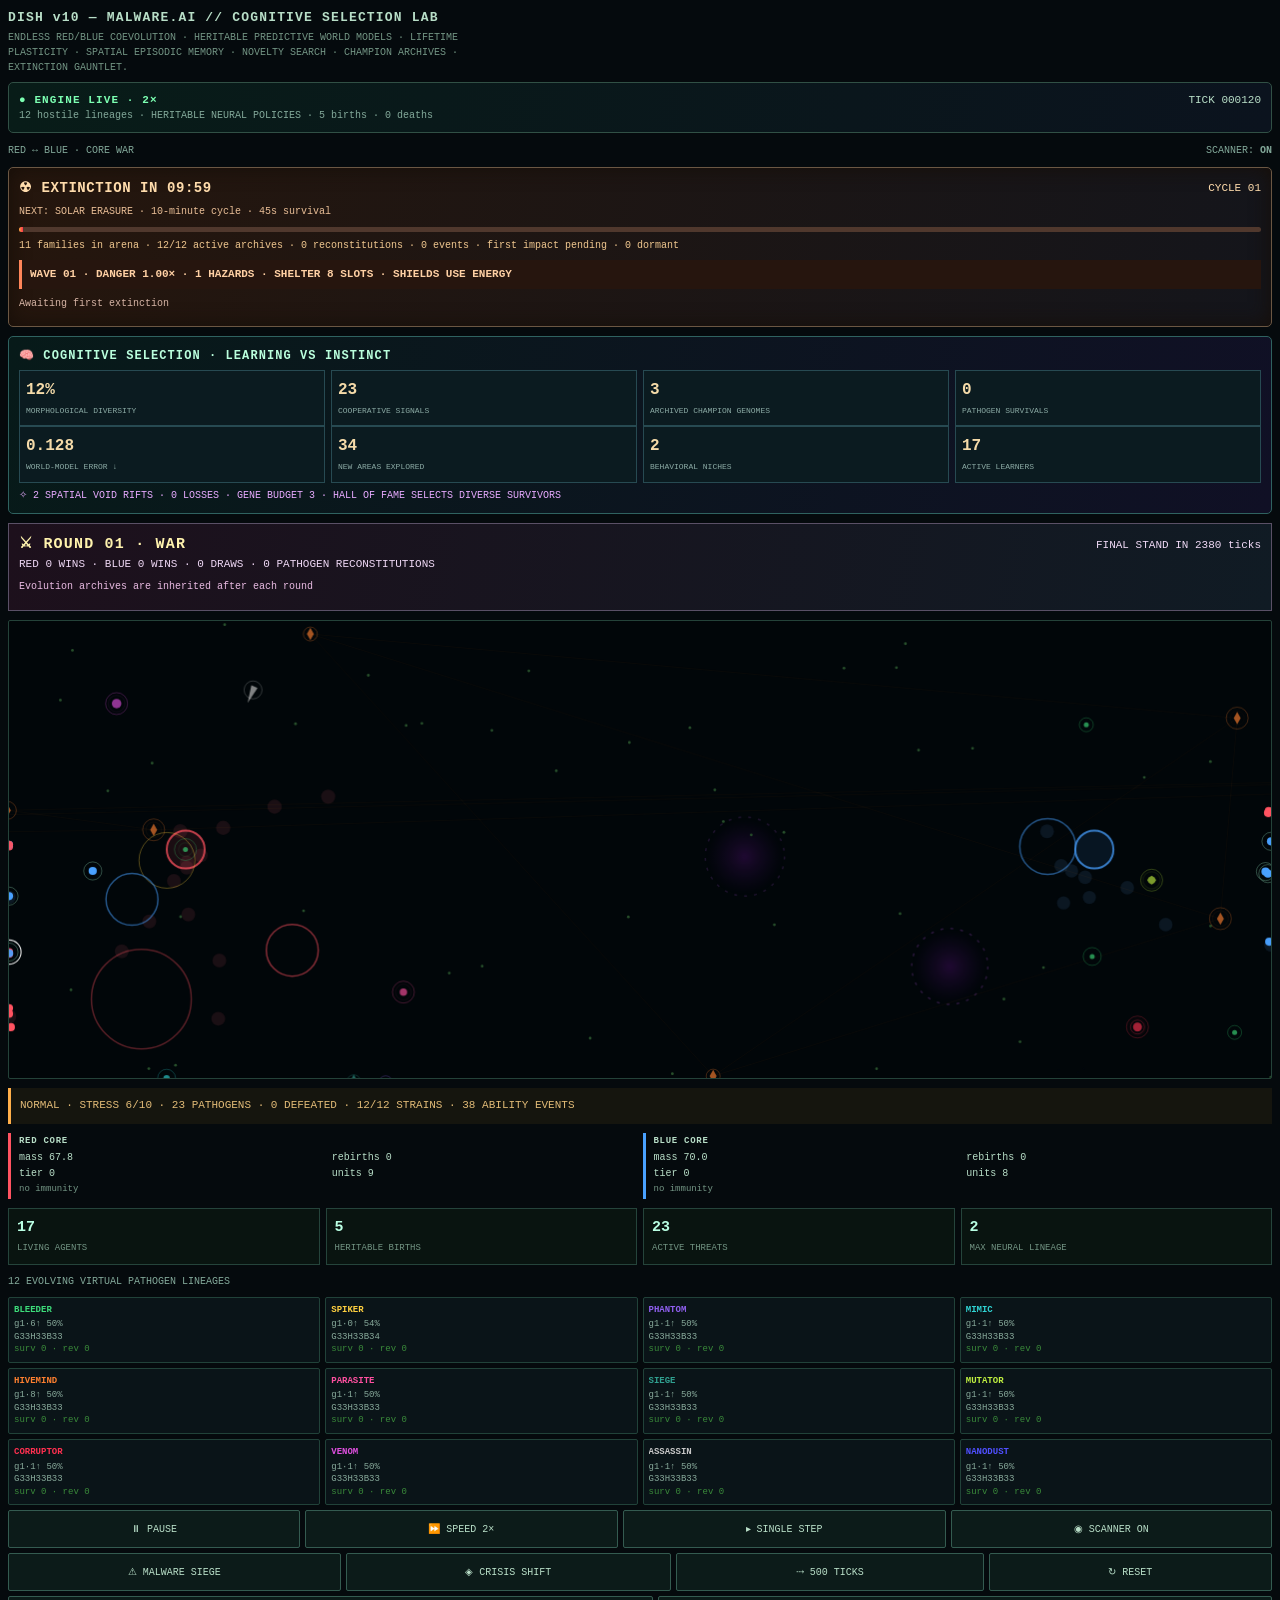
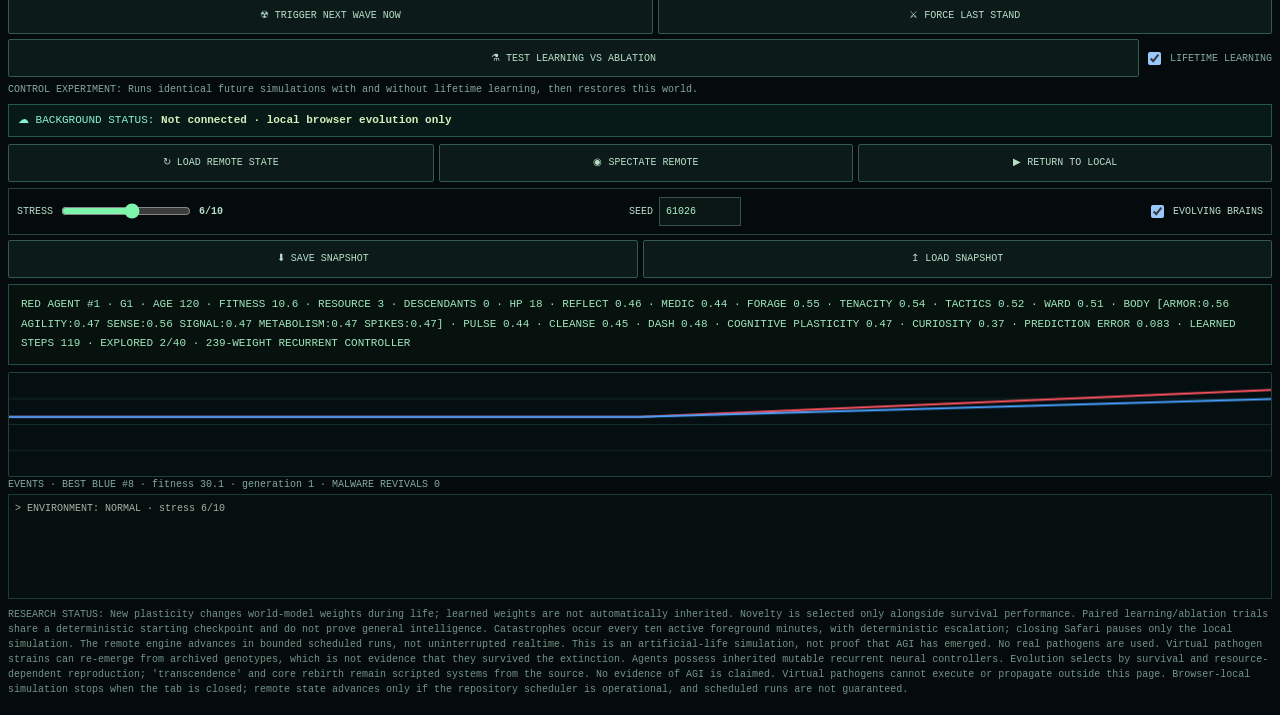
<file: dish-malware-ai-v10-cognitive-selection/index.html>
<!DOCTYPE html>
<html lang="en">
<head>
<meta charset="utf-8">
<meta name="viewport" content="width=device-width,initial-scale=1,viewport-fit=cover">
<title>DISH v10 — MALWARE.AI // COGNITIVE SELECTION LAB</title>
<!-- Self-contained offline simulation. No external dependencies. -->
<style>
:root{
  --bg:#050a0d;--dish:#010609;--ink:#b8dec7;--mut:#739584;
  --red:#ff5361;--blue:#49a1ff;--food:#28502c;--line:#244239;
  --m0:#3ddd7a;--m1:#ffd040;--m2:#9060f0;--m3:#30d4d4;
  --m4:#ff8030;--m5:#ff50a0;--m6:#30a090;--m7:#c0f040;
  --m8:#ff3050;--m9:#e050e0;--m10:#c8c8c8;--m11:#5050ff;
  color-scheme:dark;
  padding-top:env(safe-area-inset-top,0px);
  padding-bottom:env(safe-area-inset-bottom,0px);
}
*{box-sizing:border-box}
body{margin:0;background:var(--bg);color:var(--ink);font:400 11px/1.5 ui-monospace,SFMono-Regular,Menlo,Consolas,monospace;padding:8px}
h1{font-size:13px;font-weight:600;margin:0 0 2px;letter-spacing:.09em}
p.sub{margin:0 0 7px;color:var(--mut);font-size:10px;max-width:84ch}
canvas{display:block;width:100%;height:51vh;min-height:290px;max-height:650px;background:var(--dish);border:1px solid var(--line);border-radius:2px}
.r2{display:grid;grid-template-columns:1fr 1fr;gap:5px;margin:5px 0 3px}
.box{border-left:3px solid;padding:2px 0 2px 8px}
.box.r{border-color:var(--red)}.box.b{border-color:var(--blue)}
.box b{display:block;font-weight:600;font-size:9px;letter-spacing:.08em;margin-bottom:2px}
.box .g2{display:grid;grid-template-columns:1fr 1fr;gap:1px 7px;font-size:10px}
.box .im{color:var(--mut);font-size:9px;margin-top:2px;word-break:break-all}
.cgrid{display:grid;grid-template-columns:repeat(4,1fr);gap:3px;margin:3px 0}
.cbox{font-size:9px;padding:2px 5px;border:1px solid var(--line);border-radius:2px;overflow:hidden}
.cbox .n{font-weight:600;white-space:nowrap;overflow:hidden;text-overflow:ellipsis;margin-bottom:1px}
.cbox .ci{color:var(--mut);font-size:8px;line-height:1.4}
.cbox .ci .st{color:#3a8a3a}
.ctl{display:flex;gap:5px;margin:5px 0}
button{font:inherit;font-size:10px;color:var(--ink);background:transparent;border:1px solid var(--mut);border-radius:2px;padding:4px 10px;cursor:pointer}
button:focus-visible{outline:2px solid var(--blue);outline-offset:2px}
.log{height:44px;overflow:hidden;font-size:9px;color:var(--mut);margin-top:2px}
.note{margin-top:8px;color:var(--mut);font-size:10px}
#evolutionLab{border:1px solid #2f6260;background:linear-gradient(100deg,#071a19,#101025);padding:10px;margin:8px 0;border-radius:5px}
#evolutionLab h2{font-size:12px;color:#baffdd;letter-spacing:.09em;margin:0 0 5px}
#evolutionLab .metrics{display:grid;grid-template-columns:repeat(4,minmax(0,1fr));gap:6px}
#evolutionLab .cell{background:#0b1b20;padding:7px 6px;border:1px solid #274a52}
#evolutionLab .cell b{display:block;color:#f5dba9;font-size:16px}
#evolutionLab .cell span{font-size:8px;color:#8caba5}
#rifts{color:#e7aaff;font-size:10px;margin-top:5px}
@media(max-width:510px){#evolutionLab .metrics{grid-template-columns:repeat(2,minmax(0,1fr))}}

#lastStand{border:1px solid #5a5066;background:linear-gradient(100deg,#1d101c,#101b24);padding:10px;margin:9px 0;color:#efd8f5}
#lastStand strong{font-size:15px;color:#fff3ae;letter-spacing:.08em}
#roundHistory{font-size:10px;margin:6px 0;color:#e9bbe2}
#remote{border:1px solid #25594e;background:#081a17;padding:7px 9px;font-size:11px;margin:7px 0;color:#88f3cd}
#cloudState{color:#d4efbc}
#lastStand.sudden{border-color:#ff5361;box-shadow:0 0 16px #93203033}

.v5hdr{border:1px solid #315045;padding:9px 10px;margin:7px 0 10px;background:linear-gradient(100deg,#081c18,#0b131e);border-radius:5px}
.live{color:#7cffb2;font-weight:700;letter-spacing:.1em;display:inline-block}
.small{color:#83a99a;font-size:10px}.v5row{display:flex;gap:12px;flex-wrap:wrap;justify-content:space-between;align-items:center}
.pulse{display:inline-block;width:8px;height:8px;background:#46fca1;border-radius:100%;box-shadow:0 0 10px #46fca1;margin-right:8px}
#world{border-left:3px solid #ffaf4a;padding:9px;margin:9px 0;background:#15150e;min-height:36px;color:#e2bb77}
#detail{border:1px solid #254f41;padding:10px 12px;line-height:1.8;background:#07120f;min-height:62px;margin:6px 0;color:#9fe6bb}
#chart{display:block;height:105px;min-height:105px;max-height:105px;width:100%;margin-top:7px}
.grid5{display:grid;grid-template-columns:repeat(4,minmax(0,1fr));gap:6px;margin:9px 0}
.metric{border:1px solid #25443b;padding:8px;background:#091410}.metric b{display:block;font-size:15px;color:#b9ffe3}.metric span{font-size:9px;color:var(--mut)}
#c{touch-action:manipulation}
label{font-size:10px;display:flex;align-items:center;gap:6px}input[type=range]{accent-color:#7df6ac;width:130px} input[type=number]{font:inherit;width:82px;background:#0b1715;color:#aff4c5;border:1px solid #345244;padding:6px}
button{border-color:#345b50;color:#b9dfc8;min-height:38px;background:#0c1b19;flex:1 1 auto}button:active{background:#22503c}
.cgrid{gap:5px}.cbox{background:#0a1418;border-color:#214239;padding:6px 5px;font-size:9px}.cbox .ci{color:#88aa9b;font-size:9px}
.ctl{flex-wrap:wrap}.row-setting{display:flex;justify-content:space-between;gap:8px;align-items:center;flex-wrap:wrap;border:1px solid #25443b;padding:8px;margin-top:6px}
.log{height:105px;overflow:auto;color:#b8cabb;font-size:10px;background:#070f0e;border:1px solid #183d31;padding:6px}
#extHud{border:1px solid #6b5743;background:linear-gradient(100deg,#25160d,#14151b);padding:10px;margin:9px 0;color:#ffdcac;border-radius:5px;box-shadow:inset 0 0 20px #160e08}
#extHud.warning{border-color:#ffa447;background:linear-gradient(100deg,#442b10,#211b12)}
#extHud.impact{border-color:#ff4255;background:linear-gradient(100deg,#451119,#270b19);box-shadow:0 0 25px #5b162866}
#extHud .big{font-size:14px;font-weight:800;letter-spacing:.04em}
#extDetail{margin:5px 0;font-size:10px;color:#eabf97}
#extTrack{height:5px;background:#50382d;border-radius:5px;overflow:hidden;margin-top:8px}
#extFill{height:100%;width:0;background:linear-gradient(90deg,#ffad42,#fb304b);transition:width .15s}
#extTally{color:#f0c78f;font-size:10px;margin:6px 0}
#waveChallenge{margin:7px 0;color:#ffd0a4;border-left:3px solid #ff8559;padding:6px 8px;background:#26150e;font-weight:700;font-size:11px}
#waveHistory{display:flex;flex-wrap:wrap;gap:5px;margin:5px 0;font-size:10px;color:#d6b4a5}
#waveHistory .wave{border:1px solid #65443b;padding:4px 6px;border-radius:3px;background:#21130d}
#waveHistory .gone{color:#ff8190}
@media (max-width:510px){.grid5{grid-template-columns:repeat(2,minmax(0,1fr))}body{padding:9px}h1{font-size:14px}.cgrid{grid-template-columns:repeat(3,minmax(0,1fr))}.r2{gap:9px}.box{padding:6px}.box .g2{grid-template-columns:1fr;font-size:11px}}
</style>
</head>
<body>
<h1>DISH v10 — MALWARE.AI // COGNITIVE SELECTION LAB</h1>
<p class="sub">ENDLESS RED/BLUE COEVOLUTION · HERITABLE PREDICTIVE WORLD MODELS · LIFETIME PLASTICITY · SPATIAL EPISODIC MEMORY · NOVELTY SEARCH · CHAMPION ARCHIVES · EXTINCTION GAUNTLET.</p>
<div class="v5hdr"><div class="v5row"><span class="live" id="runStatus">◌ STARTING ENGINE…</span><span id="tickStatus">TICK 000000</span></div><div class="small" id="underStatus">Preparing digital organisms</div></div>
<div class="v5row small"><span>RED ↔ BLUE · CORE WAR</span><span>SCANNER: <b id="scannerLabel">OFF</b></span></div>
<div id="extHud" aria-live="polite"><div class="v5row"><span class="big" id="extTitle">☢ EXTINCTION IN 10:00</span><span id="extEpoch">CYCLE 01</span></div><div id="extDetail">HARDER EACH WAVE · escalating multi-hazard extinction · heritable survival</div><div id="extTrack"><div id="extFill"></div></div><div id="extTally">12 potential lineages · survival without guaranteed rescue</div><div id="waveChallenge">WAVE 01 · 1.00× · SINGLE HAZARD</div><div id="waveHistory">Awaiting first extinction</div></div>
<div id="evolutionLab" aria-live="polite"><h2>🧠 COGNITIVE SELECTION · LEARNING VS INSTINCT</h2><div class="metrics">
<div class="cell"><b id="morphDiv">0%</b><span>MORPHOLOGICAL DIVERSITY</span></div>
<div class="cell"><b id="signalCount">0</b><span>COOPERATIVE SIGNALS</span></div>
<div class="cell"><b id="championCount">0</b><span>ARCHIVED CHAMPION GENOMES</span></div>
<div class="cell"><b id="resilienceCount">0</b><span>PATHOGEN SURVIVALS</span></div>
</div><div class="metrics cognitive-metrics">
<div class="cell"><b id="predictionError">—</b><span>WORLD-MODEL ERROR ↓</span></div>
<div class="cell"><b id="explorationCells">0</b><span>NEW AREAS EXPLORED</span></div>
<div class="cell"><b id="novelArchive">0</b><span>BEHAVIORAL NICHES</span></div>
<div class="cell"><b id="plasticCount">0</b><span>ACTIVE LEARNERS</span></div>
</div><div id="rifts">✧ REALITY RIFTS · Dynamic spatial hazards and gene-cost trade-offs</div></div>
<div id="lastStand" aria-live="polite"><div class="v5row"><strong id="roundTitle">⚔ ROUND 01 · LAST ONE STANDING</strong><span id="roundClock">WAR PHASE</span></div><div id="roundScore">RED 0 WINS · BLUE 0 WINS · 0 DRAWS</div><div id="roundHistory">The final surviving faction wins the round. Neural traits are inherited across rounds.</div></div>
<canvas id="c" aria-label="Live simulated ecosystem: red and blue organisms and virtual pathogens"></canvas><div id="world">Initializing ecosystem…</div>
<div class="r2">
  <div class="box r"><b>RED CORE</b>
    <div class="g2"><span id="r-m">—</span><span id="r-rb">—</span><span id="r-t">—</span><span id="r-u">—</span></div>
    <div class="im" id="r-im"></div>
  </div>
  <div class="box b"><b>BLUE CORE</b>
    <div class="g2"><span id="b-m">—</span><span id="b-rb">—</span><span id="b-t">—</span><span id="b-u">—</span></div>
    <div class="im" id="b-im"></div>
  </div>
</div>
<div class="grid5">
 <div class="metric"><b id="statPop">12</b><span>LIVING AGENTS</span></div><div class="metric"><b id="statBirths">0</b><span>HERITABLE BIRTHS</span></div>
 <div class="metric"><b id="statMal">0</b><span>ACTIVE THREATS</span></div><div class="metric"><b id="statBrain">1</b><span>MAX NEURAL LINEAGE</span></div>
</div>
<div class="small" style="margin:8px 0">12 EVOLVING VIRTUAL PATHOGEN LINEAGES</div><div class="cgrid" id="cgrid"></div>
<div class="ctl"><button id="pp">⏸ PAUSE</button><button id="sp">⏩ SPEED 2×</button><button id="one">▸ SINGLE STEP</button><button id="scan">◉ SCANNER ON</button></div>
<div class="ctl"><button id="siege">⚠ MALWARE SIEGE</button><button id="famine">◈ CRISIS SHIFT</button><button id="skip">⤏ 500 TICKS</button><button id="rs">↻ RESET</button></div>
<div class="ctl"><button id="extTest">☢ TRIGGER NEXT WAVE NOW</button><button id="duel">⚔ FORCE LAST STAND</button></div>
<div class="ctl"><button id="probe">⚗ TEST LEARNING VS ABLATION</button><label class="small" style="align-self:center"><input type="checkbox" id="cognition" checked> LIFETIME LEARNING</label></div>
<div id="probeResult" class="small" aria-live="polite">CONTROL EXPERIMENT: Runs identical future simulations with and without lifetime learning, then restores this world.</div>
<div id="remote">☁ BACKGROUND STATUS: <strong id="cloudState">Not connected · local browser evolution only</strong></div>
<div class="ctl"><button id="cloudOnce">↻ LOAD REMOTE STATE</button><button id="cloudSpectate">◉ SPECTATE REMOTE</button><button id="cloudLocal">▶ RETURN TO LOCAL</button></div>
<div class="row-setting"><label>STRESS <input id="stress" type="range" min="1" max="10" value="6"><b id="stressOut">6/10</b></label><label>SEED <input id="seed" type="number" value="61026" step="1"></label><label><input type="checkbox" id="neural" checked> EVOLVING BRAINS</label></div>
<div class="ctl"><button id="save">⬇ SAVE SNAPSHOT</button><button id="load">↥ LOAD SNAPSHOT</button><input id="file" type="file" accept=".json,application/json" hidden></div>
<div id="detail">TAP ORGANISMS TO INSPECT MEMORY, PREDICTION ERROR, SPATIAL EXPLORATION AND HERITABLE COGNITIVE GENES.</div>
<canvas id="chart" aria-label="Population evolution over time"></canvas>
<div class="small">EVENTS · <span id="scoreDetails">Awaiting first epoch</span></div><div class="log" id="log"></div>
<p class="note">RESEARCH STATUS: New plasticity changes world-model weights during life; learned weights are not automatically inherited. Novelty is selected only alongside survival performance. Paired learning/ablation trials share a deterministic starting checkpoint and do not prove general intelligence. Catastrophes occur every ten active foreground minutes, with deterministic escalation; closing Safari pauses only the local simulation. The remote engine advances in bounded scheduled runs, not uninterrupted realtime. This is an artificial-life simulation, not proof that AGI has emerged. No real pathogens are used. Virtual pathogen strains can re-emerge from archived genotypes, which is not evidence that they survived the extinction. Agents possess inherited mutable recurrent neural controllers. Evolution selects by survival and resource-dependent reproduction; 'transcendence' and core rebirth remain scripted systems from the source. No evidence of AGI is claimed. Virtual pathogens cannot execute or propagate outside this page. Browser-local simulation stops when the tab is closed; remote state advances only if the repository scheduler is operational, and scheduled runs are not guaranteed.</p>
<script>
const cv=document.getElementById('c'),ctx=cv.getContext('2d');
let randState=61026;
function reseed(s){randState=(Math.floor(Number(s))>>>0)||61026;}
function R(){randState=(randState+0x6D2B79F5)>>>0;let t=randState;t=Math.imul(t^(t>>>15),t|1);t^=t+Math.imul(t^(t>>>7),t|61);return ((t^(t>>>14))>>>0)/4294967296;}
const cl=(v,a,b)=>Math.max(a,Math.min(b,v)),TAU=Math.PI*2;
const H2=(ax,ay,bx,by)=>Math.hypot(ax-bx,ay-by);
let W,H,U,food,teams,MW,cols,mwt,vfld,tick,flashes,LOG,paused=false,speed=2;
let neuralEnabled=true,worldStress=6,scanner=true,worldShift=0,selectedUnit=0,selectedPathogen=null,unitSeq=1;
let stats={births:0,deaths:0,food:0,abilities:0,pathogenDeaths:0,crises:0};
let history=[];
// Cooperative communication is costly, inherited and fallible. No scripted group intelligence.
let signalFields=[],voidZones=[];
let behaviorArchive=[],cognitionEnabled=true;
// World-model learning and novelty search are statistical experiments, not evidence of AGI.
const COG_OUT=6, COG_CONTEXT=NN_SAFE_CONTEXT(), COG_GENES=COG_OUT*(COG_CONTEXT+1);
const EPISODIC_W=8,EPISODIC_H=5, BEHAVIOR_ARCHIVE_LIMIT=64;
function NN_SAFE_CONTEXT(){return 8;}
const SIGNAL_LIMIT=90, GENE_BUDGET=3;
const MORPH_KEYS=['armor','agility','sense','signal','metabolism','spikes'];
function morphNeutral(){return Object.fromEntries(MORPH_KEYS.map(k=>[k,.5]));}
// A zero-sum physiological budget: better armor means fewer resources for speed,
// sensing, communication, energy metabolism or counterattack.
function normalizeMorph(raw){
 const genes={};let free=[...MORPH_KEYS],remaining=GENE_BUDGET;
 for(const k of MORPH_KEYS)genes[k]=Math.max(.01,Number(raw?.[k])||.5);
 for(let pass=0;pass<10&&free.length;pass++){
  const total=free.reduce((n,k)=>n+genes[k],0),next=[];let changed=false;
  for(const k of free){const share=remaining*genes[k]/(total||1);
   if(share<.08){genes[k]=.08;remaining-=.08;changed=true;}
   else if(share>.92){genes[k]=.92;remaining-=.92;changed=true;}
   else next.push(k);
  }
  if(!changed){for(const k of free)genes[k]=remaining*genes[k]/(total||1);return genes;}
  free=next;
 }
 if(free.length){const total=free.reduce((n,k)=>n+genes[k],0);for(const k of free)genes[k]=remaining*genes[k]/(total||1);}
 return genes;
}
function mkMorph(parent=null,pressure=0,mate=null){
 const genes=parent?{...parent}:morphNeutral();
 for(const k of MORPH_KEYS){if(mate&&R()<.43)genes[k]=(genes[k]+mate[k])*.5;
  if(R()<.40+pressure*.2)genes[k]+=(R()-.5)*(.24+pressure*.26);
 }
 return normalizeMorph(genes);
}
function morphDist(a,b){return MORPH_KEYS.reduce((n,k)=>n+Math.abs((a?.[k]??.5)-(b?.[k]??.5)),0)/MORPH_KEYS.length;}
function emitSignal(u){
 if(u.e<1.2||tick-(u.signalAt??-100)<31||signalFields.length>=SIGNAL_LIMIT)return false;
 const intent=u.intent?.[6]||0;if(intent<.15)return false;
 const strength=.3+.9*u.morph.signal;
 u.e-=.075+.09*u.morph.signal;u.signalAt=tick;
 signalFields.push({x:u.x,y:u.y,t:u.t,weight:strength,ttl:135+Math.floor(u.morph.signal*150),kind:u.harvest>1?'FORAGE':'RALLY'});
 return true;
}
function signalVector(u){
 let x=0,y=0,n=0;
 for(const q of signalFields){if(q.t!==u.t)continue;
  const dx=q.x-u.x,dy=q.y-u.y,d=Math.hypot(dx,dy),range=25+u.g.sense*(.5+u.morph.sense);
  if(d>range||d<8)continue;
  const value=(q.weight/(15+d))*(q.kind==='FORAGE'&&u.e<4?1.3:1);
  x+=dx/d*value;y+=dy/d*value;n++;
 }
 const length=Math.hypot(x,y);return length>1e-8?{x:x/length,y:y/length,n}:{x:0,y:0,n:0};
}
function spawnVoidZones(){
 voidZones=Array.from({length:2+Math.min(2,Math.floor(roundNumber/9))},(_,i)=>({
  x:W*(.12+R()*.76),y:H*(.14+R()*.72),r:25+R()*30,strength:.4+R()*.5,
  phase:R()*TAU
 }));
}
function applyVoidDamage(u){
 if(tick%8!==0)return;
 for(const z of voidZones){const d=H2(u.x,u.y,z.x,z.y);if(d>=z.r)continue;
  const effect=(1-d/z.r)*z.strength*(.5+worldStress*.11);
  const sensed=u.morph.sense>.4&&u.intent[3]<.05;
  u.hp-=effect*(.30-u.morph.armor*.12)*(sensed?.58:1);
  u.e-=effect*(.17-u.morph.metabolism*.07);
 }
}
// Archive diverse, independently successful champions without creating a winner.
function cognitiveHeritage(u){const c=u.cognition;return c?{genes:c.genes.slice(),plasticity:c.plasticity,curiosity:c.curiosity,retention:c.retention}:null;}
function archiveChampions(team){
 const T=teams[team],live=U.filter(u=>u.t===team&&u.hp>0).sort((a,b)=>scoreUnit(b)-scoreUnit(a)).slice(0,7);
 T.hall??=[];
 for(const u of live){const fitness=scoreUnit(u);
  const novelty=noveltyScore(u),descriptor=behaviorSignature(u);
  const near=T.hall.find(c=>morphDist(c.morph,u.morph)<.075&&behaviorDistance(c.descriptor||descriptor,descriptor)<.16);
  if(near){if(fitness>near.fitness){Object.assign(near,{brain:u.brain.slice(),abilities:{...u.abilities},morph:{...u.morph},cognition:cognitiveHeritage(u),descriptor,novelty,g:{...u.g},gen:u.gen,fitness,id:u.id});}continue;}
  if(fitness<1.5)continue;
  T.hall.push({id:u.id,brain:u.brain.slice(),abilities:{...u.abilities},morph:{...u.morph},cognition:cognitiveHeritage(u),descriptor,novelty,g:{...u.g},gen:u.gen,fitness});
  recordNiche(u,novelty);
  T.hall.sort((a,b)=>(b.fitness+b.novelty*1.8)-(a.fitness+a.novelty*1.8));
  if(T.hall.length>6)T.hall.length=6;
 }
}

// Last-one-standing tournaments: actual elimination decides winners; a time-limited
// attrition stage makes endless defensive stalemates possible to resolve.
const ROUND_NORMAL_TICKS=2500, ROUND_STAND_TICKS=950;
let roundNumber=1,roundStartTick=0,roundPhase='WAR',roundScore={red:0,blue:0,draw:0},roundHistory=[];
let pathogenResurrections=0;
let spectating=false,cloudLastSync=0,cloudError='',cloudStatus='LOCAL ONLY';
const CLOUD_STATE_URL='https://raw.githubusercontent.com/reppiks490/builds/main/dish-malware-ai-v10-cognitive-selection/state/latest.json';
// CATACLYSM CLOCK: real active foreground time, independent of simulation speed.
const EXT_PERIOD=10*60*1000, EXT_WARN=60*1000, EXT_DURATION=45*1000;
const HAZARDS=[
 {name:'SOLAR ERASURE',gene:'heat',tint:'#ff6c32',icon:'☀'},
 {name:'ABSOLUTE ZERO',gene:'frost',tint:'#90eaff',icon:'❄'},
 {name:'RADIANT COLLAPSE',gene:'ion',tint:'#c0a1ff',icon:'☢'},
 {name:'ENTROPY RUPTURE',gene:'entropy',tint:'#ff4b98',icon:'✧'}
];
// Artificial survival phenotypes. All are bounded numerical alleles; no executable pathogen code.
const SURV_GENES=['heat','frost','ion','entropy','shell','dormancy','sensing','repair','mobility','aegis','forage','resilience'];
function waveDifficulty(epoch){
 const n=Math.max(1,Math.min(10000,Math.floor(Number(epoch)||1))),k=n-1;
 return {epoch:n, multiplier:1+.26*k+.034*Math.pow(k,1.33),
  duration:EXT_DURATION+Math.min(90000,k*6500),
  hazards:[HAZARDS[k%4],...(n>=3?[HAZARDS[n%4]]:[]),...(n>=7?[HAZARDS[(n+1)%4]]:[])],
  capacity:Math.max(1,8-Math.floor(k/2)),refugeRadius:Math.max(.43,1-.045*k),
  erosion:.0015+.00065*k};
}
function geneCrossover(a,b,rate=.15){
 const combined={};for(const k of SURV_GENES)combined[k]=R()<.5?(a?.[k]??.5):(b?.[k]??.5);
 return geneMutate(combined,rate);
}
let activeMs=0,extinctionEpoch=0,cataclysm=null,extinctionReport=[],refugia=[],lastFrameAt=performance.now();
function createRefugia(){
 if(refugia.length)return;
 const challenge=waveDifficulty(extinctionEpoch+1);
 refugia=Array.from({length:3},(_,i)=>({x:W*(.16+.68*R()),y:H*(.18+.64*R()),r:(21+R()*16)*challenge.refugeRadius,integrity:1}));
 add_log('REFUGIA · '+challenge.capacity+' protected slots per shelter · shrinking protection at wave '+challenge.epoch);
}
function nearestRefuge(m){return refugia.reduce((best,r)=>{const d=H2(m.x,m.y,r.x,r.y);return !best||d<best.d?{r,d}:best},null);}

function aliveStrains(){return Array.from({length:12},(_,type)=>type).filter(i=>!cols[i]?.extinct).length;}
function countdown(ms){const s=Math.max(0,Math.ceil(ms/1000));return String(Math.floor(s/60)).padStart(2,'0')+':'+String(s%60).padStart(2,'0');}
function geneSeed(){return Object.fromEntries(SURV_GENES.map(k=>[k,cl(.17+R()*.75,.02,.98)]));}
// Mutation operates on individual genomes, not arbitrary colony-wide stat bonuses.
function geneMutate(parent,rate=.15){return Object.fromEntries(SURV_GENES.map(k=>[k,cl((parent?.[k]??.5)+(R()-.5)*rate,.02,.98)]));}
function catStatus(){if(cataclysm?.active)return 'impact';const left=EXT_PERIOD-(activeMs%EXT_PERIOD);return left<=EXT_WARN?'warning':'calm';}
function startCataclysm(manual=false){
 if(cataclysm?.active)return false;
 createRefugia();
 extinctionEpoch++;
 const challenge=waveDifficulty(extinctionEpoch);
 const hazard=challenge.hazards[0];
 cataclysm={active:true,manual,start:activeMs,end:activeMs+challenge.duration,nextPulse:activeMs+1000,hazard,challenge,
 initial:MW.length,previous:aliveStrains(),dead:0,spores:0};
 for(const m of MW){m.extSurvivor=false;}
 add_log('☢ WAVE '+extinctionEpoch+' | '+challenge.multiplier.toFixed(2)+'× | '+challenge.hazards.map(h=>h.name).join(' + ')+' | '+aliveStrains()+' lineages');
 return true;
}
function pulseCataclysm(){
 if(!cataclysm?.active)return;
 const ch=cataclysm.challenge||waveDifficulty(extinctionEpoch);
 // Shelters are spatial and overcrowdable. A lineage cannot protect itself by
 // simply setting a bit: reaching refuge, getting a slot, and paying energy matter.
 const protectedIds=new Set();
 for(const r of refugia){
  const crowd=MW.filter(m=>m.hp>0&&H2(m.x,m.y,r.x,r.y)<r.r&&r.integrity>.12);
  crowd.sort((a,b)=>((b.survival?.mobility||.5)+(b.survival?.sensing||.5))-((a.survival?.mobility||.5)+(a.survival?.sensing||.5)) || String(a.id).localeCompare(String(b.id)));
  crowd.slice(0,ch.capacity).forEach(m=>protectedIds.add(m.id));
  r.integrity=Math.max(0,(r.integrity??1)-ch.erosion);
 }
 for(let i=MW.length-1;i>=0;i--){
  const m=MW[i],g=m.survival||geneSeed();
  const resistance=ch.hazards.reduce((a,h)=>a+g[h.gene],0)/ch.hazards.length;
  const innate=cl(resistance*.61+g.shell*.18+g.repair*.045+g.resilience*.07,0,.90);
  const dorm=m.dormant?(.11+.20*(1-g.dormancy)):1;
  const shelter=protectedIds.has(m.id)?(.19+.13*(1-g.sensing)):1;
  // Aegis is stronger than passive armor but has a finite reserve and costs it.
  const aegis=(m.reserve||0)>.06&&g.aegis>.25;
  if(aegis)m.reserve=Math.max(0,m.reserve-(.095+.055*g.aegis)*ch.multiplier);
  const barrier=aegis?(1-.34*g.aegis):1;
  const combinator=1+.19*(ch.hazards.length-1);
  const damage=(1.85+.27*worldStress)*(1-innate)*dorm*shelter*barrier*combinator*ch.multiplier;
  m.hp-=damage;
  if(m.dormant){m.hp+=g.repair*.10;m.reserve=Math.max(0,(m.reserve||0)-.012*ch.multiplier);}
  if(m.hp<=0){brain_upd(m.type,m.drain_done,m.dmg_taken,m.target,m.pheno,m.genome);
   stats.pathogenDeaths++;cataclysm.dead++;MW.splice(i,1);}
 }
 for(const u of U){u.e-=.0045*worldStress*ch.multiplier;if(R()<.045){u.hp-=.03*worldStress*ch.multiplier/(1+u.abilities.ward);}}
 if(food.length>2&&R()<Math.min(.85,.4+.025*(ch.epoch-1)))food.splice(Math.floor(R()*food.length),1);
}
// A dead strain may return by reconstructing an archived genotype, at the cost
// of a growing cooldown and fresh mutations. Recovery is not counted as survival.
function markPathogenExtinct(type,reason='attrition'){
 const b=cols[type];if(b.extinct)return;
 const living=MW.filter(m=>m.type===type&&m.hp>0).sort((a,b)=>b.survived-a.survived);
 if(living[0])b.archive={survival:{...living[0].survival},genome:{...living[0].genome},survived:living[0].survived,id:living[0].id};
 b.extinct=true;b.reviveAt=tick+Math.round(480+(b.respawnCount||0)*170+extinctionEpoch*40);
 add_log(`🧬 ${MWC[type].n} COLLAPSED · archival reconstitution queued in ${b.reviveAt-tick} ticks (${reason})`);
}
function processPathogenRevival(){
 if(cataclysm?.active)return 0;
 let count=0;
 for(let type=0;type<12;type++){
  const b=cols[type];if(!b.extinct||tick<(b.reviveAt||0))continue;
  const archive=b.archive||{survival:b.founderSurvival,genome:mk_strat(),id:'ANCESTRAL-LIBRARY',survived:0};
  if(MW.length>=MAX_MW){b.reviveAt=tick+60;continue;}
  b.extinct=false;b.extinctionTested=true;b.gen++;b.respawnCount=(b.respawnCount||0)+1;
  const parent={survival:geneMutate(archive.survival,.08),reserve:2.5,id:archive.id,survived:archive.survived||0};
  // An archive stores information, not living individuals. Revival creates
  // vulnerable descendants that must independently withstand later waves.
  b.founderSurvival=geneMutate(parent.survival,.22);
  const n=Math.min(3,MAX_MW-MW.length);
  for(let i=0;i<n;i++)MW.push(mk_mw(type,i%2?'blue':'red',parent));
  pathogenResurrections++;count++;
  add_log(`↯ ${MWC[type].n} RECONSTITUTED · archival generation ${b.gen} · ${n} fragile founders · #${b.respawnCount}`);
 }
 return count;
}
function finishCataclysm(){
 if(!cataclysm?.active)return;
 const h=cataclysm.hazard,ch=cataclysm.challenge||waveDifficulty(extinctionEpoch);
 let survived=0,extinctNow=0,spores=0,refugeSurvivors=0;
 for(let type=0;type<12;type++){
  const b=cols[type];b.extinctionTested=true;
  const living=MW.filter(m=>m.type===type&&m.hp>0);
  if(living.length){survived++;b.survivedCataclysms=(b.survivedCataclysms||0)+1;
   for(const m of living){m.extSurvivor=true;m.survived=(m.survived||0)+1;
    if(m.dormant)spores++;if(nearestRefuge(m)?.d<nearestRefuge(m)?.r.r)refugeSurvivors++;m.dormant=false;m.hp=Math.min(m.mhp,m.hp+m.survival.repair*m.mhp*.3);
    if(!b.archive||m.survived>b.archive.survived)b.archive={survival:{...m.survival},genome:{...m.genome},survived:m.survived,id:m.id};}
  } else if(!b.extinct){markPathogenExtinct(type,'cataclysm');extinctNow++;}
 }
 const record={cycle:extinctionEpoch,hazard:ch.hazards.map(x=>x.name).join(' + '),intensity:ch.multiplier,
  duration:ch.duration,strains:survived,lost:extinctNow,spores,refugeSurvivors,dead:cataclysm.dead,revivals:pathogenResurrections};
 extinctionReport.unshift(record);if(extinctionReport.length>20)extinctionReport.pop();
 add_log('☢ AFTERMATH W'+extinctionEpoch+': '+survived+'/12 lines · '+extinctNow+' extinct · '+spores+' dormant · '+refugeSurvivors+' sheltered');
 cataclysm=null;refugia=[];
}
function advanceExtinctionClock(delta){
 if(!Number.isFinite(delta)||delta<=0)return;
 const previous=activeMs;activeMs+=delta;
 if(!cataclysm?.active&&EXT_PERIOD-(activeMs%EXT_PERIOD)<=EXT_WARN)createRefugia();
 // Fixed ten-minute real active-time cadence, unaffected by 1×–8× simulation speed.
 if(!cataclysm?.active&&Math.floor(previous/EXT_PERIOD)<Math.floor(activeMs/EXT_PERIOD))startCataclysm(false);
 if(cataclysm?.active){
  let pulses=0;while(cataclysm.active&&activeMs>=cataclysm.nextPulse&&pulses++<180){pulseCataclysm();cataclysm.nextPulse+=1000;}
  if(activeMs>=cataclysm.end)finishCataclysm();
 }
}
const CRISES=['NORMAL','FAMINE','TOXIC BLOOM','PREDATOR SURGE','SOLAR STATIC','RECOVERY'];
function crisis(){return CRISES[(worldShift+Math.floor(tick/650))%CRISES.length];}

// ── 12 MALWARE TYPES ─────────────────────────────────────────────────────────
const MWC=[
  {n:'BLEEDER', s:1.65,d:.009, h:18,r:52, a:.13,  cap:7,i:46 },
  {n:'SPIKER',  s:3.4, d:1.9,  h:9, r:26, a:.025, cap:3,i:90 },
  {n:'PHANTOM', s:.72, d:.017, h:38,r:70, a:.0,   cap:2,i:148},
  {n:'MIMIC',   s:1.2, d:.013, h:22,r:44, a:.05,  cap:3,i:112},
  {n:'HIVEMIND',s:1.45,d:.008, h:16,r:120,a:.09,  cap:8,i:68 },
  {n:'PARASITE',s:2.0, d:.012, h:12,r:40, a:.08,  cap:4,i:98 },
  {n:'SIEGE',   s:.85, d:.007, h:30,r:110,a:.10,  cap:3,i:118},
  {n:'MUTATOR', s:1.8, d:.011, h:20,r:48, a:.09,  cap:3,i:104},
  {n:'CORRUPTOR',s:2.2,d:.0,   h:16,r:36, a:.06,  cap:2,i:135},
  {n:'VENOM',   s:1.3, d:.008, h:26,r:55, a:.10,  cap:4,i:108},
  {n:'ASSASSIN',s:2.6, d:.015, h:14,r:32, a:.03,  cap:3,i:118},
  {n:'NANODUST',s:.58, d:.005, h:55,r:84, a:.02,  cap:2,i:168},
];
const MCSS=['--m0','--m1','--m2','--m3','--m4','--m5','--m6','--m7','--m8','--m9','--m10','--m11'];
const MAX_MW=42;
const UNIT_PROOF=new Set([1,2,3,5,7,8,11]);

// ── 3 PHENOTYPES ─────────────────────────────────────────────────────────────
// GHOST: stealth — invisible approach, unit evasion, waits for opening
// HUNTER: balanced — intelligent mode-switching, full situational awareness
// BERSERKER: aggression — straight charge, ignores damage, max speed, high visibility
const PHN=[
  {spd:.72,camo:.22,patience:.85,bold:.18,agg:.28},// 0 GHOST
  {spd:1.0, camo:1.0, patience:.50,bold:.50,agg:.50},// 1 HUNTER
  {spd:1.55,camo:1.9, patience:.08,bold:1.0, agg:1.0}, // 2 BERSERKER
];
const PHN_N=['G','H','B'];// display abbreviations

function pick_pheno(type){
  const pd=cols[type].pheno_dist,r=R();
  if(r<pd[0])return 0;if(r<pd[0]+pd[1])return 1;return 2;
}
function apply_pheno(genome,pheno){
  const p=PHN[pheno],lr=.6;
  genome.spd=   cl(genome.spd*(1-lr+p.spd*lr),.3,4.2);
  genome.camo=  cl(genome.camo*(1-lr)+p.camo*lr,.0,2.5);
  genome.patience=cl(genome.patience*(1-lr)+p.patience*lr,.0,1);
  genome.bold=  cl(genome.bold*(1-lr)+p.bold*lr,.0,1);
  genome.agg=   cl(genome.agg*(1-lr)+p.agg*lr,.0,1);
  return genome;
}

// ── COLONY BRAIN v2 ──────────────────────────────────────────────────────────
// Two-track evolution: vs_red and vs_blue evolve independently,
// letting each strain specialize tactics per opponent.
// Phenotype distribution evolves via softmax over phenotype fitness.
// Extinction pressure triggers mutation storm.
// Generation history enables ancestral recall when stuck.
// Cross-strain knowledge sharing spreads winning strategies.

function mk_strat(){
  return{spd:1,camo:1,patience:.5,bold:.5,mut:.14,agg:.5,
    fit_hist:Array(8).fill(.5),last_fit:.5,
    mom:{spd:0,camo:0,patience:0,bold:0,mut:0,agg:0}};}
function mk_brain(){
   return{gen:1,tot_drain:0,tot_deaths:0,tot_dmg:0,rebirths:0,
     elite_by_target:{red:[],blue:[]},
    strat:mk_strat(),vs_red:mk_strat(),vs_blue:mk_strat(),
    history:[],// {gen,fit,spd,camo,patience,bold,mut,agg}
    pheno_dist:[1/3,1/3,1/3],// ghost%,hunter%,berserker%
    pheno_fit:[.5,.5,.5],pheno_deaths:[0,0,0],
    storm:false,storm_t:0,extinct:false,extinctionTested:false,
    founderSurvival:geneSeed(),survivedCataclysms:0,reviveAt:0,respawnCount:0,archive:null,
    consec_low:0,last_shift:'',adapt_vel:0};}

function mk_genome(type,target){
  const b=cols[type];
  const vs=target==='red'?b.vs_red:b.vs_blue;
  const r=Math.max(vs.mut,b.strat.mut)*(b.storm?.5:1);
  // blend 60% vs-target + 40% global
  const elite=b.elite_by_target?.[target];
   const ancestry=(elite?.length&&R()<.86)?elite[Math.floor(R()*Math.min(3,elite.length))].genes:null;
   const blend=k=>ancestry?(ancestry[k]*.73+vs[k]*.27):(vs[k]*.6+b.strat[k]*.4);
  return{spd:cl(blend('spd')+(R()-.5)*r,.3,3.5),
    camo:cl(blend('camo')+(R()-.5)*r*.4,.0,2.5),
    patience:cl(blend('patience')+(R()-.5)*r,.0,1),
    bold:cl(blend('bold')+(R()-.5)*r,.0,1),
    mut:cl(blend('mut')+(R()-.5)*r*.3,.04,.65),
    agg:cl(blend('agg')+(R()-.5)*r,.0,1)};}

function strat_upd(s,fit){
  s.fit_hist.push(fit);s.fit_hist.shift();
  const avg=s.fit_hist.reduce((a,c)=>a+c,0)/8;
  const delta=avg-s.last_fit;s.last_fit=avg;
  let big=0,bigk='';
  for(const k of['spd','camo','patience','bold','agg']){
    const n=(R()-.5)*s.mut;
    s.mom[k]=s.mom[k]*.75+(delta>=0?1:-.6)*s.mom[k]*.055+n*.4;
    const old=s[k];s[k]=cl(s[k]+s.mom[k],.05,2.5);
    const sh=Math.abs(s[k]-old);if(sh>big){big=sh;bigk=k;}
  }
  s.mut=cl(s.mut+(avg<.3?.007:-.003),.04,.65);
  return{big,bigk,avg,delta};}

function evolve_pheno(b){
  // softmax over pheno fitness to shift distribution
  const pf=b.pheno_fit;
  const mx=Math.max(...pf);
  const ep=pf.map(f=>Math.exp((f-mx)*5));
  const se=ep.reduce((a,c)=>a+c,0);
  const nd=ep.map(e=>e/se);
  for(let i=0;i<3;i++)b.pheno_dist[i]=b.pheno_dist[i]*.94+nd[i]*.06;}

function brain_upd(type,drain,dmg,target,pheno,genome){
  const b=cols[type];b.tot_drain+=drain;b.tot_deaths++;b.tot_dmg+=dmg;
  // multi-objective fitness: drain efficiency + significant drain bonus
  const eff=drain/(1+drain+dmg*.4);
  const bonus=drain>0.5?.18:drain>0.1?.06:0;
const fit=cl(eff+bonus,0,1);
   // Actual survival/impact-based genotype retention: successful pathogen
   // variants seed future mutations for the same target population.
   if(genome&&b.elite_by_target){
     const pool=b.elite_by_target[target];
     const genes=Object.fromEntries(['spd','camo','patience','bold','mut','agg'].map(k=>[k,genome[k]]));
     const ix=pool.findIndex(a=>Object.keys(genes).reduce((d,k)=>d+Math.abs(a.genes[k]-genes[k]),0)<.05);
     if(ix<0)pool.push({fit,genes});else if(fit>pool[ix].fit)pool[ix]={fit,genes};
     pool.sort((a,b)=>b.fit-a.fit);if(pool.length>6)pool.length=6;
   }
   // update both vs-target and global strategy
  const vs=target==='red'?b.vs_red:b.vs_blue;
  strat_upd(vs,fit);
  const {big,bigk,avg}=strat_upd(b.strat,fit);
  if(big>.09){b.last_shift=bigk+'→'+b.strat[bigk].toFixed(2);
    if(b.tot_deaths%12===1)add_log(`${MWC[type].n} brain: ${b.last_shift} fit=${Math.round(avg*100)}%`);}
  // phenotype fitness update
  if(pheno!==undefined){
    b.pheno_fit[pheno]=b.pheno_fit[pheno]*.88+fit*.12;
    b.pheno_deaths[pheno]++;
    evolve_pheno(b);}
  // consecutive low fitness tracking
  if(fit<.22)b.consec_low++;else b.consec_low=Math.max(0,b.consec_low-1);
  // ancestral recall: if stuck, revert to best historical strategy
  if(b.consec_low>=5&&b.history.length>0){
    const best=b.history.reduce((a,h)=>h.fit>a.fit?h:a,b.history[0]);
    if(best.fit>b.strat.last_fit+.1){
      for(const k of['spd','camo','patience','bold','mut','agg'])b.strat[k]=best[k];
      b.consec_low=0;
      add_log(`${MWC[type].n} ANCESTRAL RECALL — gen${best.gen} restored (${Math.round(best.fit*100)}%)`);}}
  // log per-target divergence
  const div=Math.abs(b.vs_red.last_fit-b.vs_blue.last_fit);
  if(div>.28&&b.tot_deaths%22===1)
    add_log(`${MWC[type].n}: R-strat vs B-strat diverged Δ${Math.round(div*100)}%`);}

function check_extinction(type){
  const b=cols[type];
  if(b.storm_t>0){b.storm_t--;if(b.storm_t===0){b.storm=false;return;}}
  if(tick%(62)!==(type*5)%62)return;
  const active=MW.filter(m=>m.type===type).length;
  if(b.consec_low>=4||(active===0&&b.tot_deaths>8&&b.strat.last_fit<.2)){
    b.storm=true;b.storm_t=90;
    b.strat.mut=Math.min(.65,b.strat.mut*2.6);
    b.vs_red.mut=b.vs_blue.mut=b.strat.mut;
    // reset phenotype distribution to explore all three equally
    b.pheno_dist=[1/3,1/3,1/3];
    add_log(`${MWC[type].n} EXTINCTION — mutation storm gen${b.gen} (mut×2.6)`);}}

function knowledge_share(){
  if(tick%260!==0)return;
  let best_t=0,best_f=0;
  for(let i=0;i<12;i++){if(cols[i].strat.last_fit>best_f){best_f=cols[i].strat.last_fit;best_t=i;}}
  if(best_f<.3)return;
  const ws=cols[best_t].strat;
  for(let i=0;i<12;i++){if(i===best_t)continue;
    const s=cols[i].strat;
    for(const k of['spd','patience','bold','agg'])
      s[k]=cl(s[k]*.88+ws[k]*.12+(R()-.5)*.04,.05,2.5);}
  add_log(`${MWC[best_t].n} broadcasting superiority (fit ${Math.round(best_f*100)}%) — 11 strains absorbing`);}

// ── GENE SYSTEM ──────────────────────────────────────────────────────────────
const BASE_G=()=>({spd:1.4,sense:70,atk:2,def:1.5,split:12});
function mut_g(g,p=0){const r=.12+p*.24;
  return{spd:cl(g.spd*(1+(R()-.5)*r),.45,5.5),sense:cl(g.sense*(1+(R()-.5)*r),22,195),
    atk:cl(g.atk*(1+(R()-.5)*r),.35,9),def:cl(g.def*(1+(R()-.5)*r),.15,7),
    split:cl(g.split*(1+(R()-.5)*r*.65),4,30)};}
function transcend_g(g,tier){const b=.2+tier*.09;
  return{spd:cl(g.spd*(1+b),.45,6),sense:cl(g.sense*(1+b),22,235),
    atk:cl(g.atk*(1+b),.35,13),def:cl(g.def*(1+b),.15,11),
    split:cl(g.split*(1+b*.5),4,24)};}

// ── RECURRENT NEUROEVOLUTION (NOT A CLAIM OF AGI) ─────────────────────────────
// A fixed 13→8 recurrent→7 network; 239 inherited weights. Selection acts
// through survival, resource harvest, and reproduction, not a scripted winning score.
const NN_IN=13,NN_H=8,NN_OUT=7, NN_GENES=NN_IN*NN_H+NN_H*NN_H+NN_H+NN_H*NN_OUT+NN_OUT;
function mkBrain(parent,pressure=0){
  const g=parent?parent.slice():Array.from({length:NN_GENES},()=> (R()-.5)*1.4);
  if(parent)for(let i=0;i<g.length;i++)if(R()<.09+pressure*.16)g[i]=cl(g[i]+(R()-.5)*(.5+pressure),-3,3);
  return g;
}
function mkAbilities(parent,p=0){const a=parent?{...parent}:{ward:.5,pulse:.5,cleanse:.5,dash:.5,reflect:.5,medic:.5,forage:.5,tactics:.5,tenacity:.5};
 for(const k of ['ward','pulse','cleanse','dash','reflect','medic','forage','tactics','tenacity'])a[k]??=.5;
 for(const k of Object.keys(a))a[k]=cl(a[k]+(R()-.5)*(.14+p*.14),0.05,2);return a;}
// Heritable learning hyperparameters & predictor PRIORS; online adjustments belong to the organism.
// This is a Baldwin-style design: evolution can select better initial learning rules,
// but experience is NOT magically inherited by descendants.
function mkCognition(parent=null,pressure=0){
 const src=parent?.cognition||parent;
 const genes=Array.isArray(src?.genes)&&src.genes.length===COG_GENES?src.genes.slice():
  Array.from({length:COG_GENES},()=> (R()-.5)*.42);
 if(src)for(let i=0;i<genes.length;i++)if(R()<.16+pressure*.10)genes[i]=cl(genes[i]+(R()-.5)*(.32+pressure*.22),-2,2);
 const vary=(name)=>cl((src?.[name]??(.35+R()*.32))+(src?(R()-.5)*(.20+pressure*.14):0),.05,.95);
 return {genes,weights:genes.slice(),plasticity:vary('plasticity'),curiosity:vary('curiosity'),retention:vary('retention'),
  visits:Array(EPISODIC_W*EPISODIC_H).fill(0),explored:0,updates:0,errorEMA:0,errors:0,
  lastContext:null,lastPrediction:null};
}
// Prediction targets are SIX actual subsequent sensory values (food/enemy offset, health, energy).
const PREDICT_TARGET=[0,1,2,3,8,9];
function predictWorld(context,weights){
 const out=[];
 for(let k=0;k<COG_OUT;k++){
  let v=weights[k*(COG_CONTEXT+1)+COG_CONTEXT];
  for(let j=0;j<COG_CONTEXT;j++)v+=weights[k*(COG_CONTEXT+1)+j]*context[j];
  out.push(Math.tanh(v));
 }
 return out;
}
function learnPrediction(u,observation,nextHidden){
 const c=u.cognition;
 if(!c||!cognitionEnabled)return;
 if(c.lastPrediction&&c.lastContext){
  const target=PREDICT_TARGET.map(i=>observation[i]);
  let total=0;
  const rate=.003+.026*c.plasticity;
  for(let k=0;k<COG_OUT;k++){
   const error=cl(target[k]-c.lastPrediction[k],-2,2); total+=error*error;
   const shift=rate*error*(1-c.lastPrediction[k]*c.lastPrediction[k]);
   for(let j=0;j<COG_CONTEXT;j++){
    const idx=k*(COG_CONTEXT+1)+j;
    c.weights[idx]=cl(c.weights[idx]+shift*c.lastContext[j],-3,3);
   }
   const biasIdx=k*(COG_CONTEXT+1)+COG_CONTEXT;
   c.weights[biasIdx]=cl(c.weights[biasIdx]+shift,-3,3);
  }
  const errorMean=total/COG_OUT;
  c.errorEMA=c.updates?(.97*c.errorEMA+.03*errorMean):errorMean;
  c.errors+=errorMean;c.updates++;
  // Real resource tradeoff for ongoing learning; memory has metabolic expense.
  u.e-=.00045+.0009*c.plasticity;
 }
 c.lastContext=nextHidden.slice();c.lastPrediction=predictWorld(nextHidden,c.weights);
}
// A learned world model earns its metabolic cost only if it changes actual actions.
// Well-calibrated next-step FOOD predictions cautiously bias navigation when hungry;
// inaccurate predictors lose their influence. This makes plasticity selectable.
function predictionHeading(u){
 const c=u.cognition;
 if(!cognitionEnabled||!neuralEnabled||!c||c.updates<4||!c.lastPrediction||u.e>=u.g.split*.95)
  return {angle:u.a,strength:0};
 const fx=c.lastPrediction[0],fy=c.lastPrediction[1],distance=Math.hypot(fx,fy);
 if(distance<.08)return {angle:u.a,strength:0};
 const confidence=cl(1-1.8*c.errorEMA,0,1);
 const strength=cl(.24*c.retention*confidence*(.35+.65*c.curiosity),0,.21);
 return {angle:Math.atan2(fy,fx),strength};
}
function visitMemory(u){
 if(!cognitionEnabled||!u.cognition||tick%7!==u.id%7)return;
 const c=u.cognition,x=cl(Math.floor(u.x/W*EPISODIC_W),0,EPISODIC_W-1),y=cl(Math.floor(u.y/H*EPISODIC_H),0,EPISODIC_H-1);
 const idx=y*EPISODIC_W+x;
 if(!c.visits[idx])c.explored++;
 c.visits[idx]=Math.min(255,c.visits[idx]+1);
}
function exploreVector(u){
 const c=u.cognition;
 if(!c||!cognitionEnabled||u.e<3||u.intent[3]<.08)return null;
 const x=cl(Math.floor(u.x/W*EPISODIC_W),0,EPISODIC_W-1),y=cl(Math.floor(u.y/H*EPISODIC_H),0,EPISODIC_H-1);
 let best=null;
 for(const [dx,dy] of [[1,0],[-1,0],[0,1],[0,-1],[1,1],[-1,1],[1,-1],[-1,-1]]){
  const nx=x+dx,ny=y+dy;if(nx<0||ny<0||nx>=EPISODIC_W||ny>=EPISODIC_H)continue;
  const visits=c.visits[ny*EPISODIC_W+nx];
  const distance=H2(u.x,u.y,(nx+.5)*W/EPISODIC_W,(ny+.5)*H/EPISODIC_H);
  // Inherited curiosity controls willingness to explore unknown cells; remembered cells are disfavored.
  const preference=1/(1+visits*c.retention*1.8)-distance/(Math.max(W,H)*5);
  if(!best||preference>best.preference)best={nx,ny,preference};
 }
 if(!best)return null;
 const angle=Math.atan2((best.ny+.5)*H/EPISODIC_H-u.y,(best.nx+.5)*W/EPISODIC_W-u.x);
 const strength=cl(c.curiosity*u.intent[3]*.33,0,.32);
 return {angle,strength};
}
function behaviorSignature(u){
 const c=u.cognition||{};
 return [cl(u.harvest/22,0,1),cl(u.births/9,0,1),cl(u.damage/40,0,1),cl((c.explored||0)/(EPISODIC_W*EPISODIC_H),0,1),cl(u.age/950,0,1)];
}
function behaviorDistance(a,b){
 return Math.sqrt(a.reduce((n,v,i)=>n+(v-(b?.[i]||0))**2,0)/a.length);
}
function noveltyScore(u){
 const descriptor=behaviorSignature(u),same=behaviorArchive.filter(v=>v.team===u.t);
 if(!same.length)return 1;
 const distances=same.map(v=>behaviorDistance(descriptor,v.sig)).sort((a,b)=>a-b);
 return distances.slice(0,Math.min(4,distances.length)).reduce((a,b)=>a+b,0)/Math.min(4,distances.length);
}
function recordNiche(u,novelty){
 if(scoreUnit(u)<1.5||novelty<.08&&behaviorArchive.some(v=>v.team===u.t))return;
 behaviorArchive.push({id:u.id,team:u.t,round:roundNumber,tick,score:scoreUnit(u),sig:behaviorSignature(u)});
 if(behaviorArchive.length>BEHAVIOR_ARCHIVE_LIMIT)behaviorArchive.shift();
}
function scoreUnit(u){return u.harvest*3+u.births*4+u.damage*.25+Math.min(600,u.age)*.009;}

function neuralAct(u){
 const near=(arr,accept)=>{let best=null,dd=1e9;for(const q of arr)if(accept(q)){const d=(u.x-q.x)**2+(u.y-q.y)**2;if(d<dd){dd=d;best=q;}}return best;};
 const f=near(food,()=>true),e=near(U,q=>q!==u&&q.t!==u.t),m=near(MW,q=>q.target===u.t&&!is_imm(q.target,q.type,q.gen));
 const T=teams[u.t];const offset=(q,i)=>q?cl((q[i]-u[i])/140,-1,1):0;
 const input=[offset(f,'x'),offset(f,'y'),offset(e,'x'),offset(e,'y'),offset(m,'x'),offset(m,'y'),
   offset(T,'x'),offset(T,'y'),cl(u.hp/u.mx,0,1),cl(u.e/22,0,1),T.pressure,worldStress/10,1];
 const h=Array(NN_H).fill(0),g=u.brain;let n=0;
 for(let i=0;i<NN_IN;i++)for(let j=0;j<NN_H;j++)h[j]+=input[i]*g[n++];
 for(let i=0;i<NN_H;i++)for(let j=0;j<NN_H;j++)h[j]+=u.memory[i]*g[n++];
 for(let j=0;j<NN_H;j++)h[j]=Math.tanh(h[j]+g[n++]);
 const o=Array(NN_OUT).fill(0);
 for(let i=0;i<NN_H;i++)for(let j=0;j<NN_OUT;j++)o[j]+=h[i]*g[n++];
 for(let j=0;j<NN_OUT;j++)o[j]=Math.tanh(o[j]+g[n++]);
 learnPrediction(u,input,h);u.memory=h;u.intent=o;return o;
}
function adaptiveAbility(u){
 if(!neuralEnabled||!u.intent)return;
 const a=u.intent;
 // Heritable ability traits determine effect and metabolism; neural choices determine use.
 const wasShield=u.shield;
 u.shield=(a[4]>.15&&u.e>2);
 if(u.shield){u.e-=.012*u.abilities.ward;if(!wasShield)stats.abilities++;}
 if(a[5]>.50&&u.abilities.pulse>.40&&u.e>4&&tick-u.pulseAt>75){
  u.pulseAt=tick;u.e-=1.2;stats.abilities++;
  for(const m of MW)if(m.target===u.t&&!is_imm(m.target,m.type,m.gen)&&H2(u.x,u.y,m.x,m.y)<30+u.abilities.pulse*20){m.hp-=u.g.atk*.65*u.abilities.pulse;m.dmg_taken+=u.g.atk*.65*u.abilities.pulse;u.damage+=u.g.atk*.65*u.abilities.pulse;}
  flashes.push({x:u.x,y:u.y,t:0,team:u.t,rb:false});
 }
 if(a[6]>.54&&u.abilities.cleanse>.4&&u.e>3&&(u.corrupted||u.venomed)){
   if(u.corrupted&&R()<u.abilities.cleanse*.065){u.corrupted=false;u.ctimer=0;u.e-=1;stats.abilities++;}
   if(u.venomed&&R()<u.abilities.cleanse*.065){u.venomed=false;u.vtimer=0;u.e-=1;stats.abilities++;}
 }
}

// ── UNITS ────────────────────────────────────────────────────────────────────
const rad=u=>2.5+u.m*1.6;
function mk_u(t,x,y,g,m,parent=null){
   const T=teams[t],mx=(10+8*m)*(1+.3*T.tier)*(1+.22*T.rebirths);
   const ancestor=parent||T.elite;
   return{id:unitSeq++,t,x,y,a:R()*TAU,hp:mx,mx,m,e:5,g,brain:mkBrain(ancestor?.brain,T.pressure),
     abilities:mkAbilities(ancestor?.abilities,T.pressure),morph:mkMorph(ancestor?.morph,T.pressure),cognition:mkCognition(ancestor?.cognition,T.pressure),signalAt:-999,
     memory:Array(NN_H).fill(0),intent:Array(NN_OUT).fill(0),
     gen:(ancestor?.gen||0)+1,age:0,harvest:0,births:0,damage:0,pulseAt:-999,shield:false,
     corrupted:false,ctimer:0,venomed:false,vtimer:0};}

// ── MALWARE FACTORY ──────────────────────────────────────────────────────────
let _hid=0;
function mk_mw(type,target,parent=null,mate=null){
  const cfg=MWC[type],b=cols[type],gen=b.gen,sc=1+(gen-1)*.28,T=teams[target];
  const pheno=pick_pheno(type);
  let genome=mk_genome(type,target);
  apply_pheno(genome,pheno);
  if(b.storm)genome.mut=Math.min(.65,genome.mut*1.8);// storm → more varied offspring
  let x,y;const e=Math.floor(R()*4);
  if(e===0){x=R()*W;y=-14}else if(e===1){x=R()*W;y=H+14}
  else if(e===2){x=-14;y=R()*H}else{x=W+14;y=R()*H}
  // Spawn from a living parent's individual survival genotype after first catastrophe.
  // Founder genomes are permitted only before the first extinction trial.
  const survival=mate?geneCrossover(parent?.survival,mate.survival,.16):geneMutate(parent?.survival||b.founderSurvival,.16);
  const m={type,target,gen,genome,pheno,x,y,survival,
    reserve:cl((parent?.reserve??4)*.48+R()*2.5,1,8),
    ancestor:parent?.id||null,coAncestor:mate?.id||null,survived:parent?.survived||0,dormant:false,extSurvivor:false,
    id:'M'+(++_hid),
    a:Math.atan2(T.y-y,T.x-x),
    spd:cfg.s*sc*genome.spd*(1-.26*survival.shell),drain:cfg.d*(1+(gen-1)*.22)*(1-.34*survival.shell),
    hp:cfg.h*sc,mhp:cfg.h*sc,phase:R()*TAU,drain_done:0,dmg_taken:0,mode:'HUNT'};
  if(type===1)m.wait=pheno===2?0:Math.floor(45+R()*65*genome.patience),m.fired=false;
  if(type===4)m.hive_id=0,m.hive_slot=0;
  if(type===6)m.sieged=false,m.sx=0,m.sy=0,m.retreat=0;
  if(type===7)m.mt=0;
  if(type===8)m.done=false;
  if(type===9)m.phase2=0;
  if(type===10)m.cleared=false;
  return m;}
const is_imm=(team,type,gen)=>teams[team].immune[type].has(gen);

// ── REBIRTH ──────────────────────────────────────────────────────────────────
function rebirth(team,mtype,mgen){
  const T=teams[team];T.rebirths++;
  T.mass=70*Math.pow(1.9,T.rebirths)*(1+T.tier*.45);
  T.immune[mtype].add(mgen);if(mgen>1)T.immune[mtype].add(mgen-1);
  T.pressure=Math.min(1,T.pressure+.4);T.g=transcend_g(T.g,T.tier+T.rebirths);
  // save gen snapshot before incrementing
  const b=cols[mtype];
  b.history.push({gen:b.gen,fit:b.strat.last_fit,
    spd:b.strat.spd,camo:b.strat.camo,patience:b.strat.patience,bold:b.strat.bold,mut:b.strat.mut,agg:b.strat.agg});
  if(b.history.length>6)b.history.shift();
  b.gen++;b.rebirths++;b.consec_low=0;
  const count=9+T.rebirths*2+T.tier*2;
  for(let i=0;i<count;i++)
    U.push(mk_u(team,T.x+(R()-.5)*75,T.y+(R()-.5)*75,mut_g(T.g,T.pressure),1+T.tier*.4+T.rebirths*.3,T.elite));
  flashes.push({x:T.x,y:T.y,t:0,team,rb:true});
  add_log(`${team.toUpperCase()} REBORN — immune to ${MWC[mtype].n} ≤g${mgen} — evolves to g${b.gen}`);}

// ── CONDENSATION ─────────────────────────────────────────────────────────────
function condense(team){
   const T=teams[team],mine=U.filter(u=>u.t===team);if(!mine.length)return;
   const champ=mine.reduce((best,u)=>scoreUnit(u)>scoreUnit(best)?u:best,mine[0]);
   if(!T.elite||scoreUnit(champ)>=T.elite.fitness)T.elite={brain:champ.brain.slice(),abilities:{...champ.abilities},gen:champ.gen,fitness:scoreUnit(champ)};
   let tot=0;const avg={spd:0,sense:0,atk:0,def:0,split:0};
  for(const u of mine){tot+=u.m;for(const k in avg)avg[k]+=u.g[k]*u.m}
  for(const k in avg)avg[k]/=tot;
  T.mass+=tot*.5;T.tier++;T.cond++;T.copies=0;T.thr=Math.round(T.thr*1.45);
  T.g=transcend_g(avg,T.tier);T.pressure=Math.max(0,T.pressure-.08);
  U=U.filter(u=>u.t!==team);
  flashes.push({x:T.x,y:T.y,t:0,team,rb:false});
  for(let i=0;i<5+T.tier+T.rebirths;i++)
    U.push(mk_u(team,T.x+(R()-.5)*50,T.y+(R()-.5)*50,mut_g(T.g,T.pressure),1+T.tier*.35,T.elite));
  add_log(`${team.toUpperCase()} TRANSCENDS tier ${T.tier} ×${(1.2+T.tier*.09).toFixed(2)}`);}

function add_log(msg){LOG.unshift({msg,t:0});if(LOG.length>18)LOG.pop();}

// ── RESET / FIT ──────────────────────────────────────────────────────────────
function fit(){const d=devicePixelRatio||1,rc=cv.getBoundingClientRect();
  W=rc.width;H=rc.height;cv.width=W*d;cv.height=H*d;ctx.setTransform(d,0,0,d,0,0);}
function mk_imm(){return Object.fromEntries([...Array(12)].map((_,i)=>[i,new Set()]));}
function reset(){
  reseed(document.getElementById('seed').value);fit();tick=0;unitSeq=1;selectedUnit=0;selectedPathogen=null;U=[];food=[];MW=[];flashes=[];LOG=[];vfld=[];
   stats={births:0,deaths:0,food:0,abilities:0,pathogenDeaths:0,crises:0};history=[];signalFields=[];voidZones=[];behaviorArchive=[];cognitionEnabled=true;worldShift=0;
   activeMs=0;extinctionEpoch=0;cataclysm=null;extinctionReport=[];refugia=[];lastFrameAt=performance.now();
   roundNumber=1;roundStartTick=0;roundPhase='WAR';roundScore={red:0,blue:0,draw:0};roundHistory=[];pathogenResurrections=0;
  mwt=Array(12).fill(0);_hid=0;
  cols={};for(let i=0;i<12;i++)cols[i]=mk_brain();
  teams={
red: {x:W*.14,y:H/2,mass:70,copies:0,thr:18,tier:0,cond:0,rebirths:0,pressure:0,immune:mk_imm(),g:BASE_G(),elite:null,hall:[]},
     blue:{x:W*.86,y:H/2,mass:70,copies:0,thr:18,tier:0,cond:0,rebirths:0,pressure:0,immune:mk_imm(),g:BASE_G(),elite:null,hall:[]}
  };
  for(const t of['red','blue'])for(let i=0;i<6;i++){const T=teams[t];
    U.push(mk_u(t,T.x+(R()-.5)*50,T.y+(R()-.5)*50,mut_g(T.g),1));}
  spawnVoidZones();}

// ── STEP ─────────────────────────────────────────────────────────────────────
function step(){
tick++;
   if(tick%900===1)spawnVoidZones();
   for(let i=signalFields.length-1;i>=0;i--){signalFields[i].ttl--;if(signalFields[i].ttl<=0)signalFields.splice(i,1);}
   let env=crisis();if(tick%650===1){stats.crises++;add_log(`ENVIRONMENT: ${env} · stress ${worldStress}/10`);}
   let spawnFood=env==='FAMINE'?.09:env==='RECOVERY'?.95:.61;
   spawnFood=cl(spawnFood*(1.30-worldStress*.055),.035,.98);
   if(roundPhase==='FINAL STAND')spawnFood*=.075;
   if(food.length<165&&R()<spawnFood)food.push({x:R()*W,y:R()*H});
   if(tick%20===0&&env==='TOXIC BLOOM'){for(const u of U)if(R()<.035+worldStress*.008){u.venomed=true;u.vtimer=35+worldStress*4;}}
   if(tick%15===0&&env==='SOLAR STATIC')for(const u of U)u.e-=.02*worldStress;
   if(tick%40===0){history.push({tick,r:U.filter(u=>u.t==='red').length,b:U.filter(u=>u.t==='blue').length,mal:MW.length,rg:teams.red.tier,bg:teams.blue.tier});if(history.length>120)history.shift();}
  for(let i=vfld.length-1;i>=0;i--){vfld[i].ttl--;if(vfld[i].ttl<=0)vfld.splice(i,1);}
  knowledge_share();
  for(let i=0;i<12;i++)check_extinction(i);
  processPathogenRevival();

  const cnt={red:0,blue:0};for(const u of U)cnt[u.t]++;
  const born=[];

for(const u of U){
     const T=teams[u.t];u.age++;if(!neuralEnabled)u.shield=false;
     T.pressure=Math.max(0,T.pressure-.00028);
    if(u.corrupted){u.shield=false;u.ctimer--;if(u.ctimer<=0)u.corrupted=false;}
    if(u.venomed){u.vtimer--;if(u.vtimer<=0)u.venomed=false;}
    if(u.corrupted){
      const T2=teams[u.t];u.a=Math.atan2(T2.y-u.y,T2.x-u.x)+(R()-.5)*.3;
      if(H2(T2.x,T2.y,u.x,u.y)<42)T2.mass-=.015;
    }else{
      let tx=null,ty=null,best=u.g.sense**2,fight=false;
      for(const o of U)if(o.t!==u.t&&!o.corrupted){const d=(o.x-u.x)**2+(o.y-u.y)**2;if(d<best){best=d;tx=o.x;ty=o.y;fight=true}}
      if(!fight)for(const m of MW){
        if(m.target!==u.t||is_imm(m.target,m.type,m.gen)||UNIT_PROOF.has(m.type))continue;
        const d=(m.x-u.x)**2+(m.y-u.y)**2;if(d<best){best=d;tx=m.x;ty=m.y;fight=true}}
      if(fight&&u.hp<u.mx*.28){tx=2*u.x-tx;ty=2*u.y-ty;}
      else if(!fight){best=u.g.sense**2;for(const f of food){const d=(f.x-u.x)**2+(f.y-u.y)**2;if(d<best){best=d;tx=f.x;ty=f.y}}}
      if(tx!==null)u.a=Math.atan2(ty-u.y,tx-u.x);else u.a+=(R()-.5)*.62;
       if(neuralEnabled){
          const z=neuralAct(u),hx=Math.cos(u.a),hy=Math.sin(u.a);
          // Inherited recurrent policy changes the observed movement, no predetermined optimum.
          const nx=z[0]*(0.65+u.abilities.dash*.2),ny=z[1]*(0.65+u.abilities.dash*.2);
          u.a=Math.atan2(hy*.40+ny*.60,hx*.40+nx*.60);
          const forecast=predictionHeading(u);
          if(forecast.strength>0){
           u.a=Math.atan2(Math.sin(u.a)*(1-forecast.strength)+Math.sin(forecast.angle)*forecast.strength,
                          Math.cos(u.a)*(1-forecast.strength)+Math.cos(forecast.angle)*forecast.strength);
          }
          const explore=exploreVector(u);
          if(explore&&explore.strength>0){
           u.a=Math.atan2(Math.sin(u.a)*(1-explore.strength)+Math.sin(explore.angle)*explore.strength,
                          Math.cos(u.a)*(1-explore.strength)+Math.cos(explore.angle)*explore.strength);
           u.e-=.0012*explore.strength;
          }
          const sig=signalVector(u);
          if(sig.n&&u.morph.sense>.2){const trust=.12+.3*u.morph.sense;
            u.a=Math.atan2(Math.sin(u.a)*(1-trust)+sig.y*trust,Math.cos(u.a)*(1-trust)+sig.x*trust);}
          adaptiveAbility(u);
          if(tick%18===u.id%18)emitSignal(u);
       }}
    for(const vf of vfld){if(vf.target===u.t&&H2(vf.x,vf.y,u.x,u.y)<vf.r){u.venomed=true;u.vtimer=200;break;}}
    const sv=u.venomed?.65:1,v=u.g.spd*(1.1-.07*u.m)*sv*(.75+.65*u.morph.agility-.12*u.morph.armor);
    const dash=neuralEnabled&&u.intent[3]>.55&&u.e>1?1+u.abilities.dash*.21:1;
     if(dash>1)u.e-=.008*u.abilities.dash;
     u.x=cl(u.x+Math.cos(u.a)*v*dash,0,W);u.y=cl(u.y+Math.sin(u.a)*v*dash,0,H);
    if(u.x<=0||u.x>=W)u.a=Math.PI-u.a;if(u.y<=0||u.y>=H)u.a=-u.a;
    visitMemory(u);applyVoidDamage(u);
    for(let i=food.length-1;i>=0;i--){const f=food[i];if((f.x-u.x)**2+(f.y-u.y)**2<(rad(u)+3)**2){food.splice(i,1);u.e+=3*(.72+.50*u.abilities.forage);u.harvest++;stats.food++}}
    u.e-=.004*u.g.spd*(1.23-.50*u.morph.metabolism)+u.morph.armor*.003+
      Math.max(0,u.abilities.tenacity-.75)*.003;
    if(u.e<0)u.hp-=.04/(.6+.5*u.abilities.tenacity);
    u.hp=Math.min(u.mx,u.hp+.015+u.m*.003);
    if(u.e>1.5&&u.intent[4]>.15&&u.abilities.medic>.25&&tick%31===0){
      const healing=.06*u.abilities.medic;u.hp=Math.min(u.mx,u.hp+healing);u.e-=healing*.6;
      for(const ally of U)if(ally!==u&&ally.t===u.t&&H2(u.x,u.y,ally.x,ally.y)<24){ally.hp=Math.min(ally.mx,ally.hp+healing*.45);break;}
    }
    if(roundPhase!=='FINAL STAND'&&u.e>=u.g.split&&cnt[u.t]<92&&!u.corrupted){
u.e-=u.g.split*.62;cnt[u.t]++;T.copies++;u.births++;stats.births++;
       born.push(mk_u(u.t,u.x+(R()-.5)*9,u.y+(R()-.5)*9,mut_g(u.g,T.pressure),u.m,u));}}

  for(let i=0;i<U.length;i++)for(let j=i+1;j<U.length;j++){
    const a=U[i],b=U[j];
    const hostile=(a.t!==b.t)||(a.corrupted&&!b.corrupted)||(b.corrupted&&!a.corrupted);
    if(!hostile)continue;
    if((a.x-b.x)**2+(a.y-b.y)**2<(rad(a)+rad(b)+2)**2){
const aa=a.g.atk*(a.venomed?.6:1)*(1+.36*a.morph.spikes)*(1+(neuralEnabled?Math.max(0,a.intent[2])*.25:0)),
             ba=b.g.atk*(b.venomed?.6:1)*(1+.36*b.morph.spikes)*(1+(neuralEnabled?Math.max(0,b.intent[2])*.25:0));
       const da=Math.max(.05,aa-b.g.def*.5)*.12*(1-.27*b.morph.armor)*(b.shield?1/(1+b.abilities.ward):1),
             db=Math.max(.05,ba-a.g.def*.5)*.12*(1-.27*a.morph.armor)*(a.shield?1/(1+a.abilities.ward):1);
       // Evolved reflect ability consumes the defender's energy and punishes
       // indiscriminate aggression without a guaranteed advantage.
       if(b.shield&&b.e>.6&&b.abilities.reflect>.3){a.hp-=da*b.abilities.reflect*.11;b.e-=.004*b.abilities.reflect;}
       if(a.shield&&a.e>.6&&a.abilities.reflect>.3){b.hp-=db*a.abilities.reflect*.11;a.e-=.004*a.abilities.reflect;}
       const as=U.some(q=>q!==a&&q.t===a.t&&H2(q.x,q.y,a.x,a.y)<22),bs=U.some(q=>q!==b&&q.t===b.t&&H2(q.x,q.y,b.x,b.y)<22);
       if(as&&a.e>1){b.hp-=da*a.abilities.tactics*.14;a.e-=.003*a.abilities.tactics;}
       if(bs&&b.e>1){a.hp-=db*b.abilities.tactics*.14;b.e-=.003*b.abilities.tactics;}
       b.hp-=da;a.hp-=db;a.damage+=da;b.damage+=db;}}

  const nxt=[];
for(const u of U){if(u.hp>0){nxt.push(u);continue}
     stats.deaths++;teams[u.t].pressure=Math.min(1,teams[u.t].pressure+.013);
    if(u.m>=2){for(let k=0;k<2;k++){const s=mk_u(u.t,u.x+(R()-.5)*15,u.y+(R()-.5)*15,mut_g(u.g,teams[u.t].pressure),u.m/2,u);s.hp=s.mx*.42;nxt.push(s);}}}
  U=nxt.concat(born);

  for(const t of['red','blue']){const T=teams[t];
    if(roundPhase!=='FINAL STAND'&&U.filter(u=>u.t===t&&!u.corrupted).length<3&&tick%30===0)
      for(let i=0;i<4;i++)U.push(mk_u(t,T.x+(R()-.5)*38,T.y+(R()-.5)*38,mut_g(T.g,T.pressure),1+T.tier*.3+T.rebirths*.2,T.elite));}

  for(const t of['red','blue'])if(teams[t].copies>=teams[t].thr)condense(t);

  // spawn
  if(MW.length<MAX_MW&&!cataclysm?.active){
    for(let type=0;type<12;type++){
      if(cols[type].extinct)continue;
      const livingParents=MW.filter(m=>m.type===type&&m.hp>0);
      if(cols[type].extinctionTested&&!livingParents.length){markPathogenExtinct(type,'no active progenitors');continue;}
      const capable=livingParents.filter(m=>!m.dormant);
      if(!capable.length&&livingParents.length)continue; // spores don't reproduce
      const parent=capable.length?capable[Math.floor(R()*capable.length)]:null;
      const mate=capable.length>1&&R()<.42?capable[Math.floor(R()*capable.length)]:null;
      mwt[type]++;const cfg=MWC[type],active=MW.filter(m=>m.type===type).length;
      const threatScale=(.65+worldStress*.13)*(env==='PREDATOR SURGE'?1.65:1);
       if(mwt[type]>=cfg.i/threatScale&&active<cfg.cap&&MW.length<MAX_MW){
        mwt[type]=0;const target=R()<.5?'red':'blue';
        if(type===4){const hid=_hid++;for(let sl=0;sl<4&&MW.length<MAX_MW;sl++){const m=mk_mw(4,target,parent,mate);m.hive_id=hid;m.hive_slot=sl;MW.push(m);}}
        else{MW.push(mk_mw(type,target,parent,mate));if(type===0&&active<cfg.cap-1&&MW.length<MAX_MW)MW.push(mk_mw(0,R()<.5?'red':'blue',parent,mate));}}}}

  // ── MALWARE STEP ──
  for(let mi=MW.length-1;mi>=0;mi--){
    const m=MW[mi],T=teams[m.target],cfg=MWC[m.type];
    m.phase+=.05;
    if(is_imm(m.target,m.type,m.gen)){
m.hp-=.9;
       if(m.hp<=0){brain_upd(m.type,m.drain_done,m.dmg_taken,m.target,m.pheno,m.genome);MW.splice(mi,1);stats.pathogenDeaths++;}continue;}
    // A warning is public sensory information. Heritable sensing and dormancy
    // determine whether an individual foregoes attacking to attempt survival.
    const warning=catStatus()==='warning';
    if(warning&&!m.dormant&&tick%59===0&&R()<.007+.13*m.survival.sensing*m.survival.dormancy)m.dormant=true;
    // Sensor-bearing lineages can sacrifice attack opportunities to seek
    // spatial shelters in the last minute before a catastrophe.
    if(warning&&!m.dormant&&refugia.length&&m.survival.sensing>.48){
      const safe=nearestRefuge(m);
      if(safe&&safe.d>safe.r.r*.6){
       m.a=Math.atan2(safe.r.y-m.y,safe.r.x-m.x);
       m.x=cl(m.x+Math.cos(m.a)*m.spd*(.73+.54*m.survival.mobility),0,W);
       m.y=cl(m.y+Math.sin(m.a)*m.spd*(.73+.54*m.survival.mobility),0,H);
      }
      m.mode='REFUGE';continue;
    }
    if(m.dormant){
      m.hp=Math.min(m.mhp,m.hp+m.survival.repair*.003);
      if(!warning&&!cataclysm?.active)m.dormant=false;
      else continue;
    }
    const dx=T.x-m.x,dy=T.y-m.y,dist=H2(T.x,T.y,m.x,m.y);

    // ── SITUATIONAL MODE (HUNTER only; GHOST evades; BERSERKER always rushes) ──
    if(m.pheno===2){// BERSERKER: ignore everything, charge
      m.mode='RUSH';
    }else if(m.pheno===0){// GHOST: assess unit density
      const eu=U.filter(u=>u.t===m.target&&!u.corrupted&&H2(u.x,u.y,m.x,m.y)<72).length;
      m.mode=eu>3?'GHOST':'HUNT';
    }else{// HUNTER: full situational awareness
      const eu=U.filter(u=>u.t===m.target&&!u.corrupted&&H2(u.x,u.y,m.x,m.y)<72).length;
      const allies=MW.filter(a=>a!==m&&a.target===m.target&&H2(a.x,a.y,m.x,m.y)<90).length;
      const hp_pct=m.hp/m.mhp;
      if(hp_pct<.2&&m.genome.bold<.35)m.mode='RETREAT';
      else if(eu>5&&m.genome.camo<.6)m.mode='GHOST';
      else if(dist>95&&allies>=2&&m.genome.patience>.55)m.mode='SIEGE';
      else m.mode='HUNT';}

    // GHOST unit evasion (applied after type movement)
    let ghost_evade_x=0,ghost_evade_y=0;
    if(m.mode==='GHOST'&&!UNIT_PROOF.has(m.type)){
      const eu=U.filter(u=>u.t===m.target&&!u.corrupted&&H2(u.x,u.y,m.x,m.y)<65);
      for(const u of eu){ghost_evade_x+=m.x-u.x;ghost_evade_y+=m.y-u.y;}}

    // RUSH mode: direct charge ignores type-specific logic for most types
    if(m.mode==='RUSH'&&m.type!==8){
      m.a=Math.atan2(dy,dx);
      m.x+=Math.cos(m.a)*m.spd*1.3;m.y+=Math.sin(m.a)*m.spd*1.3;
    }else{
      // ── TYPE-SPECIFIC MOVEMENT ──
      switch(m.type){
        case 0:m.a=Math.atan2(dy,dx)+(R()-.5)*.35*(1-m.genome.agg*.3);
          m.x+=Math.cos(m.a)*m.spd;m.y+=Math.sin(m.a)*m.spd;break;
        case 1:if(m.wait>0){m.wait--;m.a+=(R()-.5)*.45;m.x+=Math.cos(m.a)*.4;m.y+=Math.sin(m.a)*.4}
          else{m.fired=true;m.a=Math.atan2(dy,dx);m.x+=Math.cos(m.a)*m.spd*2.2;m.y+=Math.sin(m.a)*m.spd*2.2}break;
        case 2:m.a=Math.atan2(dy,dx)+(R()-.5)*.05;m.x+=Math.cos(m.a)*m.spd;m.y+=Math.sin(m.a)*m.spd;break;
        case 3:{const eu2=U.filter(u=>u.t===m.target);
          const ex=eu2.reduce((a,u)=>a+u.x,0)/(eu2.length||1),ey=eu2.reduce((a,u)=>a+u.y,0)/(eu2.length||1);
          const opp=Math.atan2(T.y-ey,T.x-ex)+Math.PI;
          m.a=Math.atan2(T.y+Math.sin(opp)*(cfg.r*.8)-m.y,T.x+Math.cos(opp)*(cfg.r*.8)-m.x);
          m.x+=Math.cos(m.a)*m.spd;m.y+=Math.sin(m.a)*m.spd;break;}
        case 4:{const ta=m.hive_slot*TAU/4+tick*.0008*(m.hive_slot%2?1:-1)*m.genome.agg;
          const orb=70+30*m.genome.patience;
          m.a=Math.atan2(T.y+Math.sin(ta)*orb-m.y,T.x+Math.cos(ta)*orb-m.x);
          m.x+=Math.cos(m.a)*m.spd;m.y+=Math.sin(m.a)*m.spd;break;}
        case 5:{const pu=U.filter(u=>u.t===m.target&&!u.corrupted).reduce((b2,u)=>{
            const d=H2(u.x,u.y,m.x,m.y);return(!b2||d<b2.d)?{u,d}:b2},null);
          m.a=pu?Math.atan2(pu.u.y-m.y,pu.u.x-m.x):Math.atan2(dy,dx);
          m.x+=Math.cos(m.a)*m.spd;m.y+=Math.sin(m.a)*m.spd;break;}
        case 6:{const opt=85+30*m.genome.patience;
          if(m.retreat>0){m.retreat--;m.x+=Math.cos(m.a+Math.PI)*m.spd;m.y+=Math.sin(m.a+Math.PI)*m.spd;}
          else if(!m.sieged){if(Math.abs(dist-opt)<16){m.sieged=true;m.sx=m.x;m.sy=m.y;}
            else{m.a=Math.atan2(dy,dx)*(dist>opt?1:-1);m.x+=Math.cos(m.a)*m.spd;m.y+=Math.sin(m.a)*m.spd;}}
          else{m.x=m.sx;m.y=m.sy;}break;}
        case 7:{m.mt++;if(m.mt>65){m.mt=0;const r2=m.genome.mut;
            m.genome.spd=cl(m.genome.spd+(R()-.5)*r2,.3,3.5);
            m.spd=cfg.s*(1+(cols[7].gen-1)*.28)*m.genome.spd;
            m.genome.camo=cl(m.genome.camo+(R()-.5)*r2*.5,.0,2.5);
            m.genome.patience=cl(m.genome.patience+(R()-.5)*r2,.0,1);}
          m.a=Math.atan2(dy,dx)+Math.sin(tick*.07+m.phase)*.5*m.genome.patience;
          m.x+=Math.cos(m.a)*m.spd;m.y+=Math.sin(m.a)*m.spd;break;}
        case 8:{if(!m.done){
            const cu=U.filter(u=>u.t===m.target&&!u.corrupted).reduce((b2,u)=>{
              const sc=H2(u.x,u.y,m.x,m.y)/(u.m*.5+1);return(!b2||sc<b2.sc)?{u,sc}:b2},null);
            if(cu){m.a=Math.atan2(cu.u.y-m.y,cu.u.x-m.x);m.x+=Math.cos(m.a)*m.spd;m.y+=Math.sin(m.a)*m.spd;
              if(H2(cu.u.x,cu.u.y,m.x,m.y)<8){
                cu.u.corrupted=true;cu.u.ctimer=180+cols[8].rebirths*45;
                m.drain_done+=2.5;m.done=true;m.hp=0;}}
            else{m.a=Math.atan2(dy,dx);m.x+=Math.cos(m.a)*m.spd;m.y+=Math.sin(m.a)*m.spd;}}break;}
        case 9:{m.phase2++;
          if(tick%20===0&&vfld.filter(v=>v.target===m.target).length<10)
            vfld.push({x:m.x,y:m.y,r:38+m.genome.bold*20,target:m.target,ttl:300});
          if(m.phase2<110){const vu=U.filter(u=>u.t===m.target&&!u.venomed).reduce((b2,u)=>{
              const d=H2(u.x,u.y,m.x,m.y);return(!b2||d<b2.d)?{u,d}:b2},null);
            m.a=vu?Math.atan2(vu.u.y-m.y,vu.u.x-m.x):Math.atan2(dy,dx);}
          else{m.a=Math.atan2(dy,dx)+(R()-.5)*.1;}
          m.x+=Math.cos(m.a)*m.spd;m.y+=Math.sin(m.a)*m.spd;break;}
        case 10:{const hm=U.filter(u=>u.t===m.target&&u.m>=2);
          if(!m.cleared&&hm.length>0){const tgt=hm.reduce((a,b2)=>b2.m>a.m?b2:a,hm[0]);
            m.a=Math.atan2(tgt.y-m.y,tgt.x-m.x);m.x+=Math.cos(m.a)*m.spd;m.y+=Math.sin(m.a)*m.spd;
            if(H2(tgt.x,tgt.y,m.x,m.y)<10){tgt.hp=0;m.drain_done+=0.8;}}
          else{m.cleared=true;m.a=Math.atan2(dy,dx)+(R()-.5)*.05;m.x+=Math.cos(m.a)*m.spd;m.y+=Math.sin(m.a)*m.spd;}break;}
        case 11:m.a=Math.atan2(dy,dx)+Math.sin(tick*.025+m.phase)*.2;
          m.x+=Math.cos(m.a)*m.spd;m.y+=Math.sin(m.a)*m.spd;break;
      }
    }// end non-RUSH movement

    // apply ghost evasion after type movement
    if(ghost_evade_x!==0||ghost_evade_y!==0){
      const ev=Math.atan2(ghost_evade_y,ghost_evade_x);
      m.x+=Math.cos(ev)*m.spd*.5;m.y+=Math.sin(ev)*m.spd*.5;}
    // RETREAT mode: push away from core
    if(m.mode==='RETREAT'){m.x+=Math.cos(m.a+Math.PI)*m.spd*.4;m.y+=Math.sin(m.a+Math.PI)*m.spd*.4;}

    // ── DRAIN ──
    const afterDist=H2(T.x,T.y,m.x,m.y);
     let can_drain=afterDist<cfg.r;
    if(m.type===6)can_drain=m.sieged&&afterDist<cfg.r;
    if(m.type===8)can_drain=false;
    if(can_drain){T.mass-=m.drain;m.drain_done+=m.drain;
      m.reserve=Math.min(8,(m.reserve||0)+m.drain*(.10+.40*m.survival.forage));}
    // spiker burst
    if(m.type===1&&can_drain){
      flashes.push({x:m.x,y:m.y,t:0,team:'spike',rb:false});
      brain_upd(1,m.drain_done,m.dmg_taken,m.target,m.pheno,m.genome);MW.splice(mi,1);
      if(T.mass<=0)rebirth(m.target,1,m.gen);continue;}

    // ── UNIT DAMAGE ──
    if(!UNIT_PROOF.has(m.type)){
      const tb=1+(T.tier>=3?(T.tier-2)*.2:0);
      for(const u of U){if(u.t!==m.target||u.corrupted)continue;
        if((u.x-m.x)**2+(u.y-m.y)**2<(rad(u)+7)**2){
          const dmg=u.g.atk*(u.venomed?.6:1)*tb*.28;
          const adjusted=u.shield?dmg*.9:dmg;
           m.hp-=adjusted;m.dmg_taken+=adjusted;u.damage+=adjusted;
          if(m.type===6)m.retreat=42;}}}
    if(T.tier>=3&&dist<85)m.hp-=.07*(T.tier-2);
    if(T.mass<=0){rebirth(m.target,m.type,m.gen);brain_upd(m.type,m.drain_done,m.dmg_taken,m.target,m.pheno,m.genome);MW.splice(mi,1);continue;}
    if(m.hp<=0){brain_upd(m.type,m.drain_done,m.dmg_taken,m.target,m.pheno,m.genome);MW.splice(mi,1);stats.pathogenDeaths++;}}

  for(const t of['red','blue']){const T=teams[t];if(T.tier>=3)T.mass+=.05*(T.tier-2);}
  for(const t of['red','blue'])teams[t].mass=Math.max(0,teams[t].mass);
  for(const f of flashes)f.t+=.025;flashes=flashes.filter(f=>f.t<1);
  for(const l of LOG)l.t=Math.min(.30,l.t+.001);
  updateLastStanding();if(tick%120===0){archiveChampions('red');archiveChampions('blue');}}

function refreshTeamElites(){
 for(const t of ['red','blue']){
  archiveChampions(t);
  const T=teams[t],mine=U.filter(u=>u.t===t&&u.hp>0);
  if(!mine.length)continue;
  const top=mine.reduce((a,b)=>scoreUnit(b)>scoreUnit(a)?b:a,mine[0]);
  const fitness=scoreUnit(top);
  if(!T.elite||fitness>T.elite.fitness)T.elite={brain:top.brain.slice(),abilities:{...top.abilities},morph:{...top.morph},cognition:cognitiveHeritage(top),gen:top.gen,fitness,g:{...top.g}};
 }
}
function completeRound(winner='draw'){
 if(winner!=='red'&&winner!=='blue')winner='draw';
 refreshTeamElites();roundScore[winner]++;
 const record={round:roundNumber,winner,tick,redTier:teams.red.tier,blueTier:teams.blue.tier,
  redGeneration:teams.red.elite?.gen||1,blueGeneration:teams.blue.elite?.gen||1};
 roundHistory.unshift(record);if(roundHistory.length>16)roundHistory.pop();
 add_log(`⚔ ROUND ${roundNumber}: ${winner.toUpperCase()} ${winner==='draw'?'DRAW':'LAST ONE STANDING'} · neural lineage archived`);
 roundNumber++;roundPhase='WAR';roundStartTick=tick;
 U=[];food=[];vfld=[];
 for(const t of ['red','blue']){
  const T=teams[t];T.mass=70+Math.min(160,roundNumber*5);T.copies=0;T.pressure=Math.min(1,T.pressure+.17);
  T.thr=Math.min(70,Math.max(18,T.thr));
  if(T.elite?.g)T.g=mut_g(T.elite.g,T.pressure);
  for(let i=0;i<8;i++){
   const pool=T.hall||[],champion=pool.length&&R()<.46?pool[Math.floor(R()*pool.length)]:T.elite;
   U.push(mk_u(t,T.x+(R()-.5)*95,T.y+(R()-.5)*95,mut_g(T.g,T.pressure),1,champion));}
 }
}
function updateLastStanding(){
 if(tick%35===0)refreshTeamElites();
 const elapsed=tick-roundStartTick;
 if(roundPhase==='WAR'&&elapsed>=ROUND_NORMAL_TICKS){roundPhase='FINAL STAND';add_log('⚔ FINAL STAND · reinforcement and reproduction disabled · mortality rising');}
 if(roundPhase!=='FINAL STAND')return;
 // Scarcity becomes gradually lethal. Actual last survivor decides victory.
 const finalAge=Math.max(0,elapsed-ROUND_NORMAL_TICKS);
 const attrition=.045+finalAge*.0018;
 for(const u of U){u.hp-=attrition/(.55+u.abilities.tenacity*.55);u.e-=.01+finalAge*.000018;}
 U=U.filter(u=>u.hp>0);
 const r=U.some(u=>u.t==='red'),b=U.some(u=>u.t==='blue');
 if(!r||!b){completeRound(r?'red':b?'blue':'draw');return;}
 if(finalAge>=ROUND_STAND_TICKS)completeRound('draw');
}

// ── DRAW ─────────────────────────────────────────────────────────────────────
function vc(n){return getComputedStyle(document.documentElement).getPropertyValue(n).trim();}
function draw(){
  ctx.clearRect(0,0,W,H);
  const red=vc('--red'),blue=vc('--blue'),food_c=vc('--food');
  // Spatial void fractures penalize organisms that ignore environmental sensing.
  for(const z of voidZones){
   const glow=ctx.createRadialGradient(z.x,z.y,2,z.x,z.y,z.r);
   glow.addColorStop(0,'rgba(155,25,212,.19)');glow.addColorStop(1,'rgba(90,15,135,0)');
   ctx.fillStyle=glow;ctx.beginPath();ctx.arc(z.x,z.y,z.r,0,TAU);ctx.fill();
   ctx.strokeStyle='#b454e0';ctx.globalAlpha=.18+.07*Math.sin(tick*.035+z.phase);
   ctx.setLineDash([3,7]);ctx.beginPath();ctx.arc(z.x,z.y,z.r,0,TAU);ctx.stroke();ctx.setLineDash([]);ctx.globalAlpha=1;
  }
  // Ephemeral allied pheromones visualize information transfer between organisms.
  for(const q of signalFields){ctx.globalAlpha=.10*Math.min(1,q.ttl/50);ctx.fillStyle=q.t==='red'?'#ff667a':'#70b5ff';
   ctx.beginPath();ctx.arc(q.x,q.y,4+q.weight*4,0,TAU);ctx.fill();}ctx.globalAlpha=1;
  const MC=MCSS.map(n=>vc(n));

  // venom fields
  for(const vf of vfld){ctx.globalAlpha=.025;ctx.fillStyle=MC[9];ctx.beginPath();ctx.arc(vf.x,vf.y,vf.r,0,TAU);ctx.fill();}
  ctx.globalAlpha=1;

  // food
  ctx.fillStyle=food_c;for(const f of food){ctx.beginPath();ctx.arc(f.x,f.y,1.4,0,TAU);ctx.fill();}

  // cores
  for(const t of['red','blue']){
    const T=teams[t],c=t==='red'?red:blue;
    const cr=12+Math.sqrt(Math.max(0,T.mass))*.85+T.tier*4+T.rebirths*5;
    ctx.strokeStyle=c;ctx.lineWidth=2;ctx.globalAlpha=.75;ctx.beginPath();ctx.arc(T.x,T.y,cr,0,TAU);ctx.stroke();
    ctx.globalAlpha=.1;ctx.fillStyle=c;ctx.beginPath();ctx.arc(T.x,T.y,cr,0,TAU);ctx.fill();
    if(T.tier>0){ctx.setLineDash([3,9]);ctx.lineWidth=1;
      for(let i=1;i<=Math.min(T.tier,4);i++){ctx.globalAlpha=.04*i;ctx.strokeStyle=c;ctx.beginPath();ctx.arc(T.x,T.y,cr+13*i,0,TAU);ctx.stroke();}
      ctx.setLineDash([]);}
    ctx.globalAlpha=1;}

  // siege beams
  for(const m of MW){if(m.type!==6||!m.sieged||is_imm(m.target,m.type,m.gen))continue;
    const T=teams[m.target];ctx.strokeStyle=MC[6];ctx.globalAlpha=.08;ctx.lineWidth=1;
    ctx.beginPath();ctx.moveTo(m.x,m.y);ctx.lineTo(T.x,T.y);ctx.stroke();}
  ctx.globalAlpha=1;

  // hivemind connections
  const hgrp={};for(const m of MW)if(m.type===4&&!is_imm(m.target,m.type,m.gen)){
    if(!hgrp[m.hive_id])hgrp[m.hive_id]=[];hgrp[m.hive_id].push(m);}
  ctx.lineWidth=.6;
  for(const grp of Object.values(hgrp)){if(grp.length<2)continue;ctx.globalAlpha=.08;ctx.strokeStyle=MC[4];
    for(let i=0;i<grp.length;i++)for(let j=i+1;j<grp.length;j++){
      ctx.beginPath();ctx.moveTo(grp[i].x,grp[i].y);ctx.lineTo(grp[j].x,grp[j].y);ctx.stroke();}}
  ctx.globalAlpha=1;

  // units
  for(const u of U){
    let col=u.t==='red'?red:blue;let ao=.3+.7*cl(u.hp/u.mx,0,1);
    if(u.corrupted){col=MC[8];ao=.5*cl(u.hp/u.mx,0,1);}
    else if(u.venomed){col=MC[9];ao=.4*cl(u.hp/u.mx,0,1);}
    ctx.globalAlpha=ao;ctx.fillStyle=col;ctx.beginPath();ctx.arc(u.x,u.y,rad(u),0,TAU);ctx.fill();
     if(u.shield){ctx.globalAlpha=.3;ctx.strokeStyle='#a9ffd7';ctx.lineWidth=1;ctx.beginPath();ctx.arc(u.x,u.y,rad(u)+5,0,TAU);ctx.stroke();}
     if(u.id===selectedUnit){ctx.globalAlpha=.9;ctx.strokeStyle='#ffffff';ctx.lineWidth=1.1;ctx.beginPath();ctx.arc(u.x,u.y,rad(u)+8,0,TAU);ctx.stroke();}
    if(u.corrupted){ctx.globalAlpha=.4;ctx.strokeStyle=MC[8];ctx.lineWidth=1;
      ctx.beginPath();ctx.arc(u.x,u.y,rad(u)+3+Math.sin(tick*.1)*2,0,TAU);ctx.stroke();}}
  ctx.globalAlpha=1;

  // malware
  for(const m of MW){
    if(is_imm(m.target,m.type,m.gen))continue;
    const c=MC[m.type],cfg=MWC[m.type];
    // per-type base alpha
    let alpha=cfg.a;
    switch(m.type){
      case 0:alpha=cfg.a+Math.sin(m.phase)*.07;break;
      case 1:{const T=teams[m.target],d=H2(T.x,T.y,m.x,m.y);
        alpha=m.fired?Math.min(.9,cfg.a+(1-cl(d/110,0,1))*.88):cfg.a;break;}
      case 2:alpha=Math.max(0,Math.sin(m.phase*.2)*.07);break;
      case 3:alpha=cfg.a*m.genome.camo*.5;break;
      case 4:alpha=cfg.a*(1+Math.sin(m.phase)*.3);break;
      case 5:alpha=cfg.a+Math.sin(m.phase*.5)*.04;break;
      case 6:alpha=m.sieged?cfg.a*1.5:cfg.a;break;
      case 7:alpha=cfg.a+Math.abs(Math.sin(m.phase*.3))*.1;break;
      case 8:alpha=cfg.a+Math.sin(m.phase*.4)*.04;break;
      case 9:alpha=cfg.a*(1+Math.sin(m.phase*.3)*.4);break;
      case 10:alpha=cfg.a;break;
      case 11:alpha=Math.max(0,Math.sin(m.phase*.12)*.04);break;}
    // phenotype alpha modifier
    const pa=[.55,1.0,1.4][m.pheno||1];
    ctx.globalAlpha=Math.max(0,Math.min(1,scanner?Math.max(.64,alpha*m.genome.camo*pa):alpha*m.genome.camo*pa));
    ctx.fillStyle=c;
    const r=2.5+(cols[m.type].gen-1)*.55+m.type*.25;
    ctx.beginPath();
    switch(m.type){
      case 0:case 2:case 3:case 5:case 8:case 9:case 11:ctx.arc(m.x,m.y,r,0,TAU);break;
      case 1:case 10:ctx.moveTo(m.x+Math.cos(m.a)*r*2.8,m.y+Math.sin(m.a)*r*2.8);
        ctx.lineTo(m.x+Math.cos(m.a+2.4)*r,m.y+Math.sin(m.a+2.4)*r);
        ctx.lineTo(m.x+Math.cos(m.a-2.4)*r,m.y+Math.sin(m.a-2.4)*r);ctx.closePath();break;
      case 4:case 6:ctx.moveTo(m.x,m.y-r*1.8);ctx.lineTo(m.x+r,m.y);ctx.lineTo(m.x,m.y+r*1.8);ctx.lineTo(m.x-r,m.y);ctx.closePath();break;
      case 7:{const mo=.5+.5*Math.sin(m.phase*.3);
        for(let i=0;i<8;i++){const a2=(i/8)*TAU,bl=1+mo*.5*Math.cos(4*a2+m.phase*.2);
          const px=m.x+Math.cos(a2)*r*bl,py=m.y+Math.sin(a2)*r*bl;i===0?ctx.moveTo(px,py):ctx.lineTo(px,py);}
        ctx.closePath();break;}}
    ctx.fill();
    // BERSERKER corona ring
    if(m.pheno===2){ctx.globalAlpha=Math.min(.28,alpha*pa*.3);ctx.strokeStyle=c;ctx.lineWidth=1.5;
      ctx.beginPath();ctx.arc(m.x,m.y,r+4+Math.sin(m.phase)*.5,0,TAU);ctx.stroke();}
    // GHOST mode indicator: very faint outer glow
    if(m.mode==='GHOST'&&m.pheno!==2){ctx.globalAlpha=.03;ctx.fillStyle=c;
      ctx.beginPath();ctx.arc(m.x,m.y,r+6,0,TAU);ctx.fill();}
    // storm mutation spark: random faint flash
    if(cols[m.type].storm&&tick%7<2){ctx.globalAlpha=.12;ctx.fillStyle=c;
      const sx=m.x+Math.sin(tick*.54+m.type)*6,sy=m.y+Math.cos(tick*.37+m.gen)*6;
      ctx.beginPath();ctx.arc(sx,sy,1,0,TAU);ctx.fill();}
    // nanodust cloud
    if(m.type===11){ctx.globalAlpha=.022;ctx.fillStyle=MC[11];
      for(let i=0;i<35;i++){const a2=(i/35)*TAU+m.phase*.05,rd=15+Math.sin(i*1.3+m.phase)*.8*18;
        ctx.beginPath();ctx.arc(m.x+Math.cos(a2)*rd,m.y+Math.sin(a2)*rd,1.1,0,TAU);ctx.fill();}}
    // corruptor ring
    if(m.type===8&&!m.done){ctx.globalAlpha=.3;ctx.strokeStyle=MC[8];ctx.lineWidth=1;
      ctx.beginPath();ctx.arc(m.x,m.y,r+4+Math.sin(tick*.15)*3,0,TAU);ctx.stroke();}
if(scanner){ctx.globalAlpha=.34;ctx.strokeStyle=c;ctx.lineWidth=.8;ctx.beginPath();ctx.arc(m.x,m.y,7+m.pheno*2,0,TAU);ctx.stroke();}
if(m.id===selectedPathogen){ctx.globalAlpha=.95;ctx.strokeStyle='#fff0a2';ctx.lineWidth=2;ctx.beginPath();ctx.arc(m.x,m.y,16+Math.sin(tick*.1)*2,0,TAU);ctx.stroke();}
     ctx.globalAlpha=1;}

   // flashes
  for(const f of flashes){
    if(f.team==='spike'){ctx.strokeStyle=MC[1];ctx.globalAlpha=(1-f.t)*.7;ctx.lineWidth=1;
      ctx.beginPath();ctx.arc(f.x,f.y,6+f.t*44,0,TAU);ctx.stroke();ctx.globalAlpha=1;continue;}
    const c=f.team==='red'?red:blue;
    ctx.lineWidth=f.rb?3:1.5;ctx.strokeStyle=c;ctx.globalAlpha=(1-f.t)*(f.rb?.9:.6);
    ctx.beginPath();ctx.arc(f.x,f.y,f.rb?30+f.t*138:16+f.t*80,0,TAU);ctx.stroke();
    if(f.rb){ctx.beginPath();ctx.arc(f.x,f.y,15+f.t*70,0,TAU);ctx.stroke();}
    ctx.globalAlpha=1;}
  if(cataclysm?.active){
    const h=cataclysm.hazard,phase=(activeMs-cataclysm.start)/EXT_DURATION;
    ctx.save();ctx.globalAlpha=.06+.05*Math.abs(Math.sin(tick*.16));ctx.fillStyle=h.tint;ctx.fillRect(0,0,W,H);
    ctx.strokeStyle=h.tint;ctx.lineWidth=2.5;ctx.globalAlpha=.35;
    const ring=Math.max(W,H)*((phase*.8)%1);
    ctx.beginPath();ctx.arc(W/2,H/2,ring,0,TAU);ctx.stroke();
    ctx.font='bold 15px ui-monospace,monospace';ctx.fillStyle='#fff5dd';ctx.textAlign='center';ctx.globalAlpha=.9;
    ctx.fillText('☢ EXTINCTION: '+h.name,W/2,29);ctx.restore();
  }
}

// ── HUD ──────────────────────────────────────────────────────────────────────
function hud(){
  for(const t of['red','blue']){const T=teams[t],k=t[0];
    document.getElementById(k+'-m').textContent='mass '+T.mass.toFixed(1);
    document.getElementById(k+'-rb').textContent='rebirths '+T.rebirths;
    document.getElementById(k+'-t').textContent='tier '+T.tier;
    document.getElementById(k+'-u').textContent='units '+U.filter(u=>u.t===t).length;
    const im=[];for(let tp=0;tp<12;tp++)if(T.immune[tp].size)im.push(MWC[tp].n.slice(0,3)+'g'+[...T.immune[tp]].sort((a,b)=>a-b).slice(-2).join(','));
    document.getElementById(k+'-im').textContent=im.length?'imm:'+im.join(' '):'no immunity';}
  document.getElementById('cgrid').innerHTML=Array(12).fill(0).map((_,i)=>{
    const b=cols[i],act=MW.filter(m=>m.type===i).length;
    const pd=b.pheno_dist;const pstr=`G${Math.round(pd[0]*100)}H${Math.round(pd[1]*100)}B${Math.round(pd[2]*100)}`;
    const storm_ind=b.storm?'<span style="color:#ff4040">⚡STM</span>':'';
    const vs_div=Math.abs(b.vs_red.last_fit-b.vs_blue.last_fit)>.2?'↕':' ';
    return`<div class="cbox"><div class="n" style="color:var(${MCSS[i]})">${MWC[i].n}${b.extinct?' ✕':''}</div><div class="ci">g${b.gen}·${act}↑ ${Math.round(b.strat.last_fit*100)}% ${vs_div}<br>${pstr}${storm_ind}<br><span class="st">${b.extinct?('ARCHIVED · REBIRTH '+Math.max(0,(b.reviveAt||0)-tick)+'t'):('surv '+(b.survivedCataclysms||0)+' · rev '+(b.respawnCount||0))}</span></div></div>`;
  }).join('');
   document.getElementById('log').innerHTML=LOG.map(l=>`<div style="opacity:${(1-l.t).toFixed(2)}">&gt; ${l.msg}</div>`).join('');
   const set=(id,val)=>document.getElementById(id).textContent=val;
   set('tickStatus','TICK '+String(tick).padStart(6,'0'));
   set('runStatus',paused?'⏸ PAUSED':'● ENGINE LIVE · '+speed+'×');
   set('underStatus',`12 hostile lineages · ${neuralEnabled?'HERITABLE NEURAL POLICIES':'SCRIPTED UNIT POLICIES'} · ${stats.births} births · ${stats.deaths} deaths`);
   set('statPop',U.length);set('statBirths',stats.births);set('statMal',MW.length);
   set('statBrain',Math.max(1,...U.map(u=>u.gen)));
   const diversity=U.length>1?MORPH_KEYS.reduce((n,k)=>{const mu=U.reduce((a,u)=>a+u.morph[k],0)/U.length;
     return n+U.reduce((a,u)=>a+(u.morph[k]-mu)**2,0)/U.length;},0)/MORPH_KEYS.length:0;
   set('morphDiv',Math.round(100*Math.sqrt(diversity)/.40)+'%');
   const learners=U.filter(u=>u.cognition?.updates>0);
   const eAvg=learners.length?learners.reduce((sum,u)=>sum+u.cognition.errorEMA,0)/learners.length:0;
   set('predictionError',learners.length?eAvg.toFixed(3):'—');
   set('explorationCells',U.reduce((sum,u)=>sum+(u.cognition?.explored||0),0));
   set('novelArchive',behaviorArchive.length);
   set('plasticCount',learners.length);
   set('signalCount',signalFields.length);
   set('championCount',(teams.red.hall?.length||0)+(teams.blue.hall?.length||0));
   set('resilienceCount',Object.values(cols).reduce((n,b)=>n+(b.survivedCataclysms||0),0));
   set('rifts',`✧ ${voidZones.length} SPATIAL VOID RIFTS · ${stats.deaths} LOSSES · GENE BUDGET ${GENE_BUDGET} · HALL OF FAME SELECTS DIVERSE SURVIVORS`);
   set('world',crisis());
   const eh=document.getElementById('extHud'),title=document.getElementById('extTitle');
   const phase=catStatus(),left=EXT_PERIOD-(activeMs%EXT_PERIOD);
   eh.className=phase==='calm'?'':phase;
   const next=cataclysm?.challenge||waveDifficulty(extinctionEpoch+1);
   const h=cataclysm?.hazard||next.hazards[0];
   title.textContent=phase==='impact'?'☢ '+h.name+' · '+countdown(cataclysm.end-activeMs):phase==='warning'?'⚠ EXTINCTION IN '+countdown(left):'☢ EXTINCTION IN '+countdown(left);
   set('extEpoch','CYCLE '+String(extinctionEpoch+(!cataclysm?.active?1:0)).padStart(2,'0'));
   set('extDetail',phase==='impact'?`MULTI-HAZARD ${next.hazards.map(x=>x.name).join(' + ')} · ${cataclysm.dead} casualties · ${Math.round(next.duration/1000)}s`:phase==='warning'?`ONE-MINUTE WARNING · ${next.capacity} SHELTER SLOTS PER REFUGE · NEXT: ${next.hazards.map(x=>x.name).join(' + ')}`:`NEXT: ${next.hazards.map(x=>x.name).join(' + ')} · 10-minute cycle · ${Math.round(next.duration/1000)}s survival`);
   set('waveChallenge',`WAVE ${String(next.epoch).padStart(2,'0')} · DANGER ${next.multiplier.toFixed(2)}× · ${next.hazards.length} HAZARDS · SHELTER ${next.capacity} SLOTS · SHIELDS USE ENERGY`);
   document.getElementById('waveHistory').innerHTML=extinctionReport.slice(0,6).map(q=>`<span class="wave">W${q.cycle}: ${Number(q.intensity||waveDifficulty(q.cycle).multiplier).toFixed(2)}× · <b class="${q.lost?'gone':''}">${q.strains}/12 survived</b></span>`).join('')||'Awaiting first extinction';
   document.getElementById('extFill').style.width=(phase==='impact'?(100*cl((activeMs-cataclysm.start)/EXT_DURATION,0,1)):(100*cl((EXT_PERIOD-left)/EXT_PERIOD,0,1))).toFixed(1)+'%';
   set('extTally',`${new Set(MW.filter(m=>m.hp>0).map(m=>m.type)).size} families in arena · ${aliveStrains()}/12 active archives · ${pathogenResurrections} reconstitutions · ${extinctionEpoch} events · ${extinctionReport.length?('last: '+extinctionReport[0].strains+' survived, '+extinctionReport[0].lost+' lost'):'first impact pending'} · ${MW.filter(m=>m.dormant).length} dormant`);
   document.getElementById('world').textContent=`${crisis()} · STRESS ${worldStress}/10 · ${MW.length} PATHOGENS · ${stats.pathogenDeaths} DEFEATED · ${aliveStrains()}/12 STRAINS · ${stats.abilities} ABILITY EVENTS`;
   set('scannerLabel',scanner?'ON':'OFF');
   const max=U.reduce((b,u)=>!b||scoreUnit(u)>scoreUnit(b)?u:b,null);
   set('scoreDetails',(max?`BEST ${max.t.toUpperCase()} #${max.id} · fitness ${scoreUnit(max).toFixed(1)} · generation ${max.gen}`:'No organisms')+` · MALWARE REVIVALS ${pathogenResurrections}`);
   set('roundTitle',`⚔ ROUND ${String(roundNumber).padStart(2,'0')} · ${roundPhase}`);
   set('roundClock',roundPhase==='WAR'?'FINAL STAND IN '+Math.max(0,ROUND_NORMAL_TICKS-(tick-roundStartTick))+' ticks':'SUDDEN DEATH '+Math.max(0,ROUND_STAND_TICKS-(tick-roundStartTick-ROUND_NORMAL_TICKS))+' ticks');
   set('roundScore',`RED ${roundScore.red} WINS · BLUE ${roundScore.blue} WINS · ${roundScore.draw} DRAWS · ${pathogenResurrections} PATHOGEN RECONSTITUTIONS`);
   document.getElementById('roundHistory').textContent=roundHistory.slice(0,5).map(x=>`R${x.round} ${x.winner.toUpperCase()}`).join(' · ')||'Evolution archives are inherited after each round';
   document.getElementById('lastStand').classList.toggle('sudden',roundPhase==='FINAL STAND');
   if(!U.some(u=>u.id===selectedUnit))selectedUnit=max?.id||0;
   const u=U.find(u=>u.id===selectedUnit);
   const observed=MW.find(m=>m.id===selectedPathogen);
   if(observed){
    const g=observed.survival||{};
    document.getElementById('detail').textContent=`VIRTUAL ${MWC[observed.type].n} #${observed.id} · G${observed.gen} · HP ${observed.hp.toFixed(1)} · MODE ${observed.mode} · ${observed.survived||0} EXTINCTIONS SURVIVED · SHIELD ENERGY ${(observed.reserve||0).toFixed(2)} · PARENT ${observed.ancestor||'FOUNDER'} · HEAT ${(g.heat||0).toFixed(2)} · FROST ${(g.frost||0).toFixed(2)} · ION ${(g.ion||0).toFixed(2)} · ENTROPY ${(g.entropy||0).toFixed(2)} · AEGIS ${(g.aegis||0).toFixed(2)} · DORMANCY ${(g.dormancy||0).toFixed(2)} · MOBILITY ${(g.mobility||0).toFixed(2)} · REPAIR ${(g.repair||0).toFixed(2)} · FORAGE ${(g.forage||0).toFixed(2)} · RESILIENCE ${(g.resilience||0).toFixed(2)}`;
   }else if(u)document.getElementById('detail').textContent=`${u.t.toUpperCase()} AGENT #${u.id} · G${u.gen} · AGE ${u.age} · FITNESS ${scoreUnit(u).toFixed(1)} · RESOURCE ${u.harvest} · DESCENDANTS ${u.births} · HP ${Math.ceil(u.hp)} · REFLECT ${u.abilities.reflect.toFixed(2)} · MEDIC ${u.abilities.medic.toFixed(2)} · FORAGE ${u.abilities.forage.toFixed(2)} · TENACITY ${u.abilities.tenacity.toFixed(2)} · TACTICS ${u.abilities.tactics.toFixed(2)} · WARD ${u.abilities.ward.toFixed(2)} · BODY [${MORPH_KEYS.map(k=>k.toUpperCase()+':'+u.morph[k].toFixed(2)).join(' ')}] · PULSE ${u.abilities.pulse.toFixed(2)} · CLEANSE ${u.abilities.cleanse.toFixed(2)} · DASH ${u.abilities.dash.toFixed(2)} · COGNITIVE PLASTICITY ${(u.cognition?.plasticity||0).toFixed(2)} · CURIOSITY ${(u.cognition?.curiosity||0).toFixed(2)} · PREDICTION ERROR ${(u.cognition?.errorEMA||0).toFixed(3)} · LEARNED STEPS ${u.cognition?.updates||0} · EXPLORED ${u.cognition?.explored||0}/${EPISODIC_W*EPISODIC_H} · ${NN_GENES}-WEIGHT RECURRENT CONTROLLER`;
   drawChart();
}

function drawChart(){
 const cc=document.getElementById('chart'),ct=cc.getContext('2d');const rect=cc.getBoundingClientRect(),d=Math.min(2,devicePixelRatio||1);
 if(cc.width!==Math.round(rect.width*d)||cc.height!==Math.round(rect.height*d)){cc.width=Math.max(1,Math.round(rect.width*d));cc.height=Math.max(1,Math.round(rect.height*d));}
 ct.setTransform(d,0,0,d,0,0);const w=rect.width,h=rect.height;ct.fillStyle='#050f12';ct.fillRect(0,0,w,h);ct.strokeStyle='#1c3e38';ct.lineWidth=.6;
 for(let i=1;i<4;i++){ct.beginPath();ct.moveTo(0,h*i/4);ct.lineTo(w,h*i/4);ct.stroke();}
 if(history.length<2)return;const max=Math.max(10,...history.map(q=>Math.max(q.r,q.b)));
 for(const [name,col] of [['r','#ff5361'],['b','#49a1ff']]){ct.strokeStyle=col;ct.lineWidth=2;ct.beginPath();history.forEach((v,i)=>{const x=i*(w/(history.length-1)),y=h-5-v[name]/max*(h-13);i?ct.lineTo(x,y):ct.moveTo(x,y)});ct.stroke();}
}
function engineSnapshot(){return JSON.stringify({version:10,seed:document.getElementById('seed').value,randState,W,H,U,food,teams,MW,cols,mwt,vfld,tick,flashes,LOG,
 paused,speed,neuralEnabled,worldStress,scanner,worldShift,selectedUnit,selectedPathogen,unitSeq,stats,history,activeMs,extinctionEpoch,cataclysm,extinctionReport,refugia,
 roundNumber,roundStartTick,roundPhase,roundScore,roundHistory,pathogenResurrections,signalFields,voidZones,behaviorArchive,cognitionEnabled},(k,v)=>v instanceof Set?{__set:[...v]}:v);}
function restoreSnapshot(src,quiet=false){const a=JSON.parse(src,(k,v)=>v&&v.__set?new Set(v.__set):v);
 if(![5,6,7,8,9,10].includes(a.version)||!Array.isArray(a.U)||!Array.isArray(a.MW)||!a.teams?.red||!a.teams?.blue||a.U.length>2000||a.MW.length>500)throw Error('Unsupported or invalid DISH v5 snapshot');
 const fitW=W,fitH=H;
 ({U,food,teams,MW,cols,mwt,vfld,tick,flashes,LOG,paused,speed,neuralEnabled,worldStress,scanner,worldShift,selectedUnit,unitSeq,stats,history}=a);
 randState=a.randState;selectedPathogen=a.selectedPathogen||null;document.getElementById('seed').value=a.seed;
 // Previous-version save migration preserves the user's populations.
 activeMs=Number(a.activeMs)||0;extinctionEpoch=Number(a.extinctionEpoch)||0;
 cataclysm=a.cataclysm||null;extinctionReport=a.extinctionReport||[];refugia=a.refugia||[];
 roundNumber=a.roundNumber||1;roundStartTick=a.roundStartTick??tick;roundPhase=a.roundPhase||'WAR';roundScore=a.roundScore||{red:0,blue:0,draw:0};roundHistory=a.roundHistory||[];pathogenResurrections=a.pathogenResurrections||0;
 signalFields=a.signalFields||[];voidZones=a.voidZones||[];behaviorArchive=a.behaviorArchive||[];cognitionEnabled=a.cognitionEnabled??true;
 for(const t of Object.values(teams)){t.hall??=[];if(t.elite)t.elite.morph??=morphNeutral();}
 for(const u of U){u.morph??=morphNeutral();u.signalAt??=-999;u.cognition??=mkCognition();}
 if(!voidZones.length)spawnVoidZones();
 for(let type=0;type<12;type++){const b=cols[type];b.founderSurvival??=geneSeed();b.extinctionTested??=false;b.extinct??=false;b.survivedCataclysms??=0;b.reviveAt??=tick+500;b.respawnCount??=0;b.archive??=null;
   for(const k of SURV_GENES)b.founderSurvival[k]??=.5;}
 for(const m of MW){m.survival??=geneSeed();m.dormant??=false;m.survived??=0;m.reserve??=4;
   for(const k of SURV_GENES)m.survival[k]??=.5;}
 for(const refuge of refugia)refuge.integrity??=1;
 if(cataclysm)cataclysm.challenge??=waveDifficulty(extinctionEpoch||1);
 lastFrameAt=performance.now();
 // Scale imported coordinates to the active device dimensions.
 const rx=fitW/a.W,ry=fitH/a.H;
 for(const q of [...U,...food,...MW,...vfld,...flashes,...signalFields,...voidZones]){q.x*=rx;q.y*=ry;}
 for(const t of Object.values(teams)){t.x*=rx;t.y*=ry;}
 document.getElementById('stress').value=worldStress;document.getElementById('stressOut').textContent=worldStress+'/10';document.getElementById('neural').checked=neuralEnabled;document.getElementById('cognition').checked=cognitionEnabled;
 document.getElementById('pp').textContent=paused?'▶ RESUME':'⏸ PAUSE';document.getElementById('sp').textContent='⏩ SPEED '+speed+'×';if(!quiet){hud();draw();add_log('SNAPSHOT RESTORED');}
}
// Paired counterfactual control: same state, same RNG seed, same hostile world;
// one arm disables lifetime plasticity + novelty-navigation. Always restores the experiment.
function runLearningProbe(steps=160){
 const canonical=engineSnapshot(),wasSpectating=spectating;
 const n=cl(Math.floor(Number(steps)||160),1,800);
 const start=JSON.parse(canonical);
 function trial(learning){
  restoreSnapshot(canonical,true);cognitionEnabled=learning;
  for(let i=0;i<n;i++)step();
  const harvest=stats.food-(start.stats?.food||0),births=stats.births-(start.stats?.births||0);
  const survivors=U.length,fitness=U.reduce((s,u)=>s+scoreUnit(u),0);
  const error=U.filter(u=>u.cognition?.updates).reduce((s,u)=>s+u.cognition.errorEMA,0)/Math.max(1,U.filter(u=>u.cognition?.updates).length);
  return {harvest,births,survivors,fitness:Number(fitness.toFixed(2)),predictionError:Number(error.toFixed(4))};
 }
 let learning,control;
 try {learning=trial(true);control=trial(false);}
 finally {restoreSnapshot(canonical,true);spectating=wasSpectating;}
 const result={learning,control,steps:n,deltaHarvest:learning.harvest-control.harvest,deltaFitness:Number((learning.fitness-control.fitness).toFixed(2))};
 const label=document.getElementById('probeResult');
 label.textContent=`MATCHED ${n}-TICK TRIAL · LEARNING ${learning.harvest} FOOD / ${learning.births} BIRTHS / ${learning.survivors} ALIVE · ABLATED ${control.harvest} FOOD / ${control.births} BIRTHS / ${control.survivors} ALIVE · ΔFITNESS ${result.deltaFitness>0?'+':''}${result.deltaFitness} · ONE TRIAL ≠ PROOF`;
 hud();draw();return result;
}
function loop(){try{
 const now=performance.now(),elapsed=Math.min(250,Math.max(0,now-lastFrameAt));lastFrameAt=now;
 if(!spectating&&!paused&&document.visibilityState==='visible'){
  advanceExtinctionClock(elapsed);for(let i=0;i<speed;i++)step();
 }
 draw();if(tick%6===0)hud();
 }catch(e){paused=true;document.getElementById('runStatus').textContent='⚠ ENGINE ERROR';document.getElementById('underStatus').textContent=e.message;console.error(e);}requestAnimationFrame(loop);}
const el=id=>document.getElementById(id);
el('pp').onclick=e=>{paused=!paused;e.target.textContent=paused?'⏵ RESUME':'⏸ PAUSE';hud()};
el('sp').onclick=e=>{speed=({1:2,2:4,4:8,8:1})[speed]||2;e.target.textContent='⏩ SPEED '+speed+'×';hud()};
el('one').onclick=()=>{paused=true;step();draw();hud();el('pp').textContent='⏵ RESUME'};
el('scan').onclick=e=>{scanner=!scanner;e.target.textContent=scanner?'◉ SCANNER ON':'◉ SCANNER';hud();draw()};
el('extTest').onclick=()=>{paused=false;el('pp').textContent='⏸ PAUSE';if(startCataclysm(true)){draw();hud();}};
el('siege').onclick=()=>{
 const viable=Array.from({length:12},(_,i)=>i).filter(i=>!cols[i].extinct&&(!cols[i].extinctionTested||MW.some(m=>m.type===i&&m.hp>0)));
 if(!viable.length){add_log('SIEGE DECLINED · ALL LINEAGES ARCHIVED · WAIT FOR RECONSTITUTION');hud();return;}
 for(let k=0;k<20&&MW.length<MAX_MW;k++){const type=viable[Math.floor(R()*viable.length)],target=k%2?'blue':'red';
  const parents=MW.filter(m=>m.type===type&&m.hp>0);const parent=parents.length?parents[Math.floor(R()*parents.length)]:null;
  const q=mk_mw(type,target,parent);const T=teams[target];q.x=cl(T.x+(R()-.5)*110,0,W);q.y=cl(T.y+(R()-.5)*110,0,H);MW.push(q);}
 add_log('OPERATOR SIEGE · ONLY SURVIVING VIRTUAL LINEAGES');draw();hud();};
el('famine').onclick=()=>{worldShift=(worldShift+1)%CRISES.length;add_log('CRISIS SHIFT: '+crisis());hud();};
el('skip').onclick=()=>{if(spectating)return;for(let i=0;i<500;i++)step();draw();hud();};
el('duel').onclick=()=>{if(spectating)return;roundStartTick=tick-ROUND_NORMAL_TICKS;roundPhase='FINAL STAND';add_log('⚔ OPERATOR FORCED LAST STAND');hud();};
el('stress').oninput=e=>{worldStress=Number(e.target.value);el('stressOut').textContent=worldStress+'/10';hud()};
el('neural').onchange=e=>{neuralEnabled=e.target.checked;add_log('HOST CONTROLLER: '+(neuralEnabled?'NEURAL':'SCRIPTED'));hud()};
el('cognition').onchange=e=>{cognitionEnabled=e.target.checked;add_log('LIFETIME PLASTICITY: '+(cognitionEnabled?'ON':'ABLATION'));hud()};
el('probe').onclick=()=>{if(spectating){el('probeResult').textContent='RETURN TO LOCAL BEFORE RUNNING COUNTERFACTUAL PROBE';return;}paused=true;el('pp').textContent='⏵ RESUME';try{runLearningProbe(200)}catch(e){el('probeResult').textContent='PROBE FAILED: '+e.message;console.error(e);}};
el('rs').onclick=()=>{spectating=false;paused=false;speed=2;reset();el('pp').textContent='⏸ PAUSE';el('sp').textContent='⏩ SPEED 2×';hud();};
el('save').onclick=()=>{const b=new Blob([engineSnapshot()],{type:'application/json'}),url=URL.createObjectURL(b),a=document.createElement('a');a.href=url;a.download=`dish-v10-${tick}.json`;a.click();setTimeout(()=>URL.revokeObjectURL(url),3000)};
el('load').onclick=()=>el('file').click();el('file').onchange=async e=>{const f=e.target.files?.[0];if(!f)return;try{restoreSnapshot(await f.text())}catch(err){alert('Invalid snapshot: '+err.message)}e.target.value='';};
async function syncRemote(){
 try{
  const response=await fetch(CLOUD_STATE_URL+'?cache='+Date.now(),{cache:'no-store'});
  if(!response.ok)throw Error('HTTP '+response.status);
  const raw=await response.text(),data=JSON.parse(raw);
  if(![9,10].includes(data.version))throw Error('Remote version mismatch');
  // The persistent runner only writes its own snapshots. Opening the browser
  // never sends state to the server or changes the shared experiment.
  restoreSnapshot(raw);cloudLastSync=Date.now();cloudError='';cloudStatus='SYNCED · ROUND '+roundNumber+' · TICK '+tick;
  if(spectating){paused=false;document.getElementById('pp').textContent='⏸ PAUSE';}
 }catch(err){cloudError=String(err.message);cloudStatus='REMOTE UNAVAILABLE · '+cloudError;}
 document.getElementById('cloudState').textContent=cloudStatus;
 return !cloudError;
}
el('cloudOnce').onclick=async()=>{spectating=false;cloudStatus='CONNECTING…';el('cloudState').textContent=cloudStatus;await syncRemote();};
el('cloudSpectate').onclick=async()=>{spectating=true;cloudStatus='SPECTATING REMOTE · CONNECTING…';el('cloudState').textContent=cloudStatus;await syncRemote();};
el('cloudLocal').onclick=()=>{spectating=false;cloudStatus='LOCAL SIMULATION · REMOTE DISCONNECTED';el('cloudState').textContent=cloudStatus;};
setInterval(()=>{if(spectating)syncRemote();},60000);

cv.addEventListener('click',e=>{
 const r=cv.getBoundingClientRect(),x=e.clientX-r.left,y=e.clientY-r.top;
 const unit=U.reduce((best,u)=>{const d=H2(x,y,u.x,u.y);return !best||d<best.d?{u,d}:best},null);
 const pathogen=scanner?MW.reduce((best,m)=>{const d=H2(x,y,m.x,m.y);return !best||d<best.d?{m,d}:best},null):null;
 if(pathogen?.d<22&&(!unit||pathogen.d<unit.d+3)){selectedPathogen=pathogen.m.id;hud();draw();}
 else if(unit?.d<35){selectedPathogen=null;selectedUnit=unit.u.id;hud();draw();}
});
addEventListener('resize',()=>{const ow=W||1,oh=H||1;fit();if(U)for(const q of [...U,...food,...MW,...vfld,...flashes]){q.x*=W/ow;q.y*=H/oh;}if(teams)for(const t of Object.values(teams)){t.x*=W/ow;t.y*=H/oh;}if(refugia)for(const r of refugia){r.x*=W/ow;r.y*=H/oh;}if(signalFields)for(const r of signalFields){r.x*=W/ow;r.y*=H/oh;}if(voidZones)for(const r of voidZones){r.x*=W/ow;r.y*=H/oh;}});
reset();hud();loop();
</script>
</body>
</html>
</file>
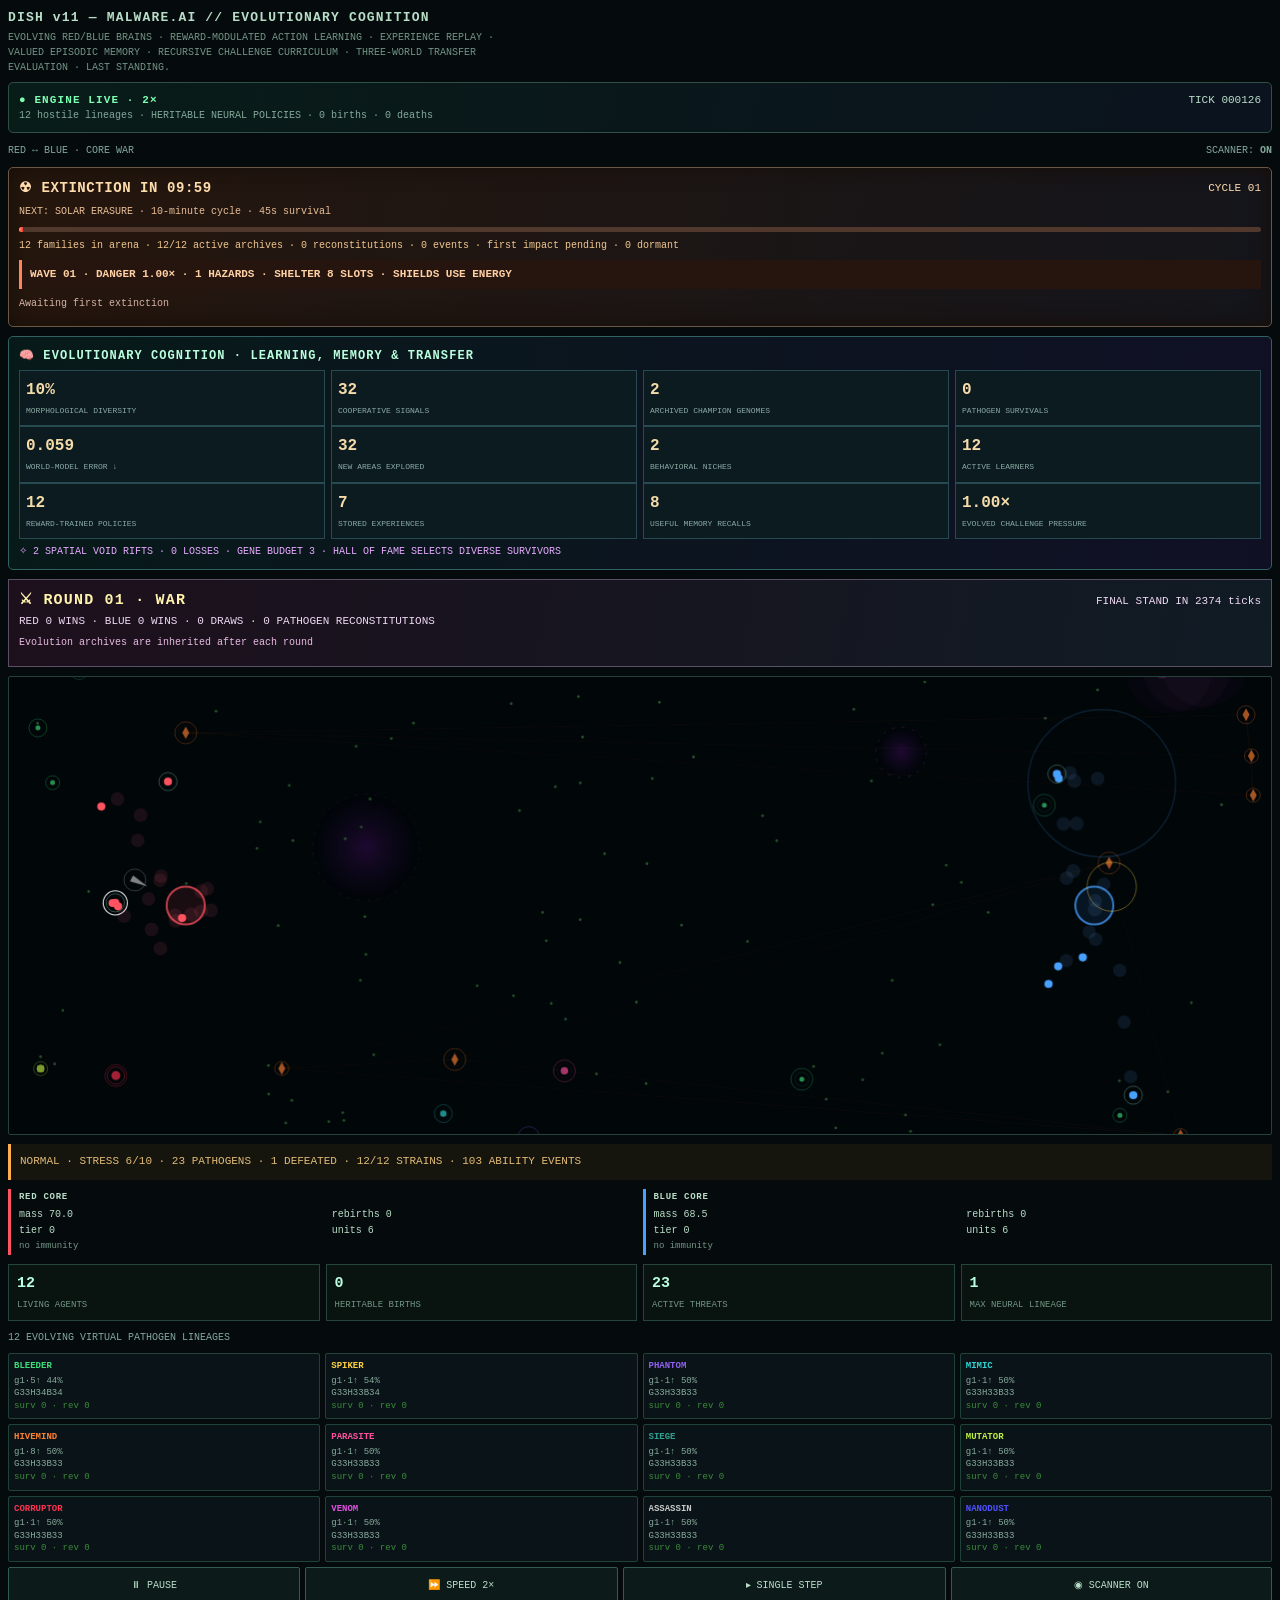
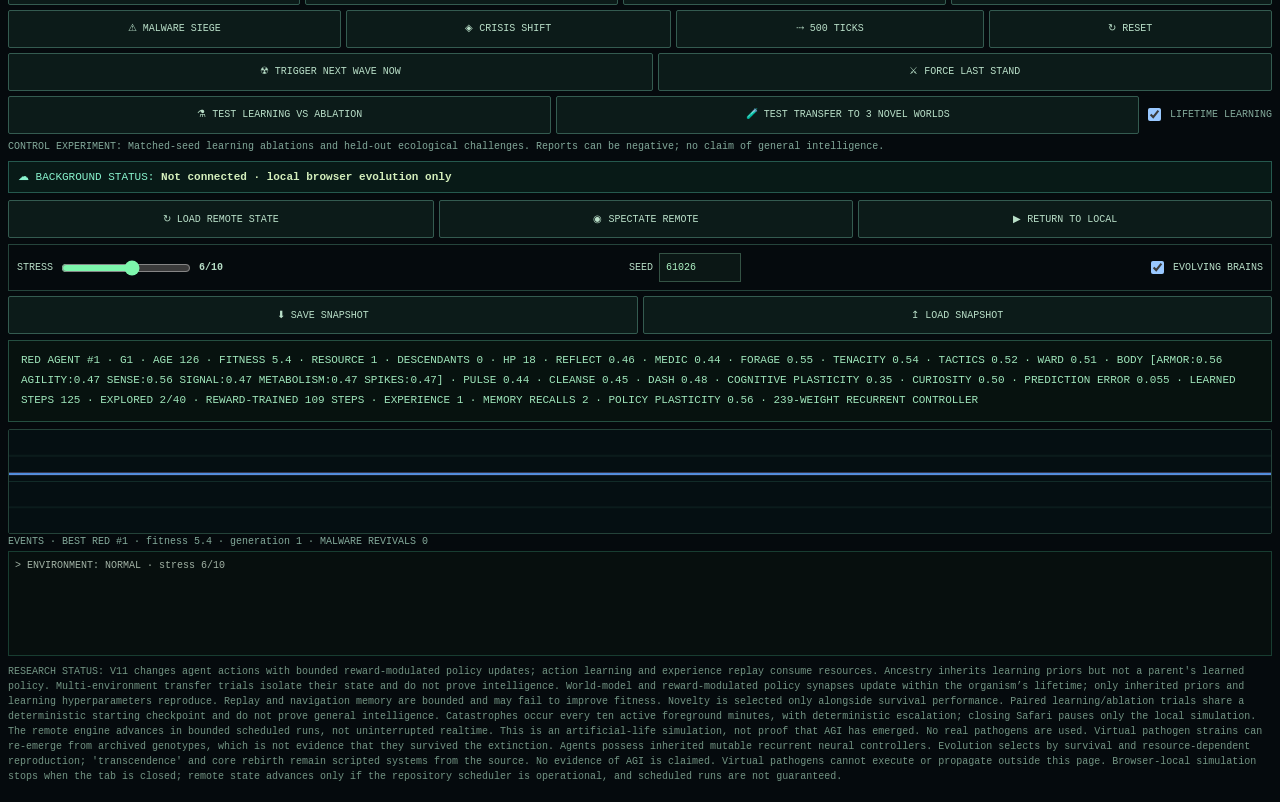
<file: dish-malware-ai-v11-open-ended/index.html>
<!DOCTYPE html>
<html lang="en">
<head>
<meta charset="utf-8">
<meta name="viewport" content="width=device-width,initial-scale=1,viewport-fit=cover">
<title>DISH v11 — MALWARE.AI // EVOLUTIONARY COGNITION</title>
<!-- Self-contained offline simulation. No external dependencies. -->
<style>
:root{
  --bg:#050a0d;--dish:#010609;--ink:#b8dec7;--mut:#739584;
  --red:#ff5361;--blue:#49a1ff;--food:#28502c;--line:#244239;
  --m0:#3ddd7a;--m1:#ffd040;--m2:#9060f0;--m3:#30d4d4;
  --m4:#ff8030;--m5:#ff50a0;--m6:#30a090;--m7:#c0f040;
  --m8:#ff3050;--m9:#e050e0;--m10:#c8c8c8;--m11:#5050ff;
  color-scheme:dark;
  padding-top:env(safe-area-inset-top,0px);
  padding-bottom:env(safe-area-inset-bottom,0px);
}
*{box-sizing:border-box}
body{margin:0;background:var(--bg);color:var(--ink);font:400 11px/1.5 ui-monospace,SFMono-Regular,Menlo,Consolas,monospace;padding:8px}
h1{font-size:13px;font-weight:600;margin:0 0 2px;letter-spacing:.09em}
p.sub{margin:0 0 7px;color:var(--mut);font-size:10px;max-width:84ch}
canvas{display:block;width:100%;height:51vh;min-height:290px;max-height:650px;background:var(--dish);border:1px solid var(--line);border-radius:2px}
.r2{display:grid;grid-template-columns:1fr 1fr;gap:5px;margin:5px 0 3px}
.box{border-left:3px solid;padding:2px 0 2px 8px}
.box.r{border-color:var(--red)}.box.b{border-color:var(--blue)}
.box b{display:block;font-weight:600;font-size:9px;letter-spacing:.08em;margin-bottom:2px}
.box .g2{display:grid;grid-template-columns:1fr 1fr;gap:1px 7px;font-size:10px}
.box .im{color:var(--mut);font-size:9px;margin-top:2px;word-break:break-all}
.cgrid{display:grid;grid-template-columns:repeat(4,1fr);gap:3px;margin:3px 0}
.cbox{font-size:9px;padding:2px 5px;border:1px solid var(--line);border-radius:2px;overflow:hidden}
.cbox .n{font-weight:600;white-space:nowrap;overflow:hidden;text-overflow:ellipsis;margin-bottom:1px}
.cbox .ci{color:var(--mut);font-size:8px;line-height:1.4}
.cbox .ci .st{color:#3a8a3a}
.ctl{display:flex;gap:5px;margin:5px 0}
button{font:inherit;font-size:10px;color:var(--ink);background:transparent;border:1px solid var(--mut);border-radius:2px;padding:4px 10px;cursor:pointer}
button:focus-visible{outline:2px solid var(--blue);outline-offset:2px}
.log{height:44px;overflow:hidden;font-size:9px;color:var(--mut);margin-top:2px}
.note{margin-top:8px;color:var(--mut);font-size:10px}
#evolutionLab{border:1px solid #2f6260;background:linear-gradient(100deg,#071a19,#101025);padding:10px;margin:8px 0;border-radius:5px}
#evolutionLab h2{font-size:12px;color:#baffdd;letter-spacing:.09em;margin:0 0 5px}
#evolutionLab .metrics{display:grid;grid-template-columns:repeat(4,minmax(0,1fr));gap:6px}
#evolutionLab .cell{background:#0b1b20;padding:7px 6px;border:1px solid #274a52}
#evolutionLab .cell b{display:block;color:#f5dba9;font-size:16px}
#evolutionLab .cell span{font-size:8px;color:#8caba5}
#rifts{color:#e7aaff;font-size:10px;margin-top:5px}
@media(max-width:510px){#evolutionLab .metrics{grid-template-columns:repeat(2,minmax(0,1fr))}}

#lastStand{border:1px solid #5a5066;background:linear-gradient(100deg,#1d101c,#101b24);padding:10px;margin:9px 0;color:#efd8f5}
#lastStand strong{font-size:15px;color:#fff3ae;letter-spacing:.08em}
#roundHistory{font-size:10px;margin:6px 0;color:#e9bbe2}
#remote{border:1px solid #25594e;background:#081a17;padding:7px 9px;font-size:11px;margin:7px 0;color:#88f3cd}
#cloudState{color:#d4efbc}
#lastStand.sudden{border-color:#ff5361;box-shadow:0 0 16px #93203033}

.v5hdr{border:1px solid #315045;padding:9px 10px;margin:7px 0 10px;background:linear-gradient(100deg,#081c18,#0b131e);border-radius:5px}
.live{color:#7cffb2;font-weight:700;letter-spacing:.1em;display:inline-block}
.small{color:#83a99a;font-size:10px}.v5row{display:flex;gap:12px;flex-wrap:wrap;justify-content:space-between;align-items:center}
.pulse{display:inline-block;width:8px;height:8px;background:#46fca1;border-radius:100%;box-shadow:0 0 10px #46fca1;margin-right:8px}
#world{border-left:3px solid #ffaf4a;padding:9px;margin:9px 0;background:#15150e;min-height:36px;color:#e2bb77}
#detail{border:1px solid #254f41;padding:10px 12px;line-height:1.8;background:#07120f;min-height:62px;margin:6px 0;color:#9fe6bb}
#chart{display:block;height:105px;min-height:105px;max-height:105px;width:100%;margin-top:7px}
.grid5{display:grid;grid-template-columns:repeat(4,minmax(0,1fr));gap:6px;margin:9px 0}
.metric{border:1px solid #25443b;padding:8px;background:#091410}.metric b{display:block;font-size:15px;color:#b9ffe3}.metric span{font-size:9px;color:var(--mut)}
#c{touch-action:manipulation}
label{font-size:10px;display:flex;align-items:center;gap:6px}input[type=range]{accent-color:#7df6ac;width:130px} input[type=number]{font:inherit;width:82px;background:#0b1715;color:#aff4c5;border:1px solid #345244;padding:6px}
button{border-color:#345b50;color:#b9dfc8;min-height:38px;background:#0c1b19;flex:1 1 auto}button:active{background:#22503c}
.cgrid{gap:5px}.cbox{background:#0a1418;border-color:#214239;padding:6px 5px;font-size:9px}.cbox .ci{color:#88aa9b;font-size:9px}
.ctl{flex-wrap:wrap}.row-setting{display:flex;justify-content:space-between;gap:8px;align-items:center;flex-wrap:wrap;border:1px solid #25443b;padding:8px;margin-top:6px}
.log{height:105px;overflow:auto;color:#b8cabb;font-size:10px;background:#070f0e;border:1px solid #183d31;padding:6px}
#extHud{border:1px solid #6b5743;background:linear-gradient(100deg,#25160d,#14151b);padding:10px;margin:9px 0;color:#ffdcac;border-radius:5px;box-shadow:inset 0 0 20px #160e08}
#extHud.warning{border-color:#ffa447;background:linear-gradient(100deg,#442b10,#211b12)}
#extHud.impact{border-color:#ff4255;background:linear-gradient(100deg,#451119,#270b19);box-shadow:0 0 25px #5b162866}
#extHud .big{font-size:14px;font-weight:800;letter-spacing:.04em}
#extDetail{margin:5px 0;font-size:10px;color:#eabf97}
#extTrack{height:5px;background:#50382d;border-radius:5px;overflow:hidden;margin-top:8px}
#extFill{height:100%;width:0;background:linear-gradient(90deg,#ffad42,#fb304b);transition:width .15s}
#extTally{color:#f0c78f;font-size:10px;margin:6px 0}
#waveChallenge{margin:7px 0;color:#ffd0a4;border-left:3px solid #ff8559;padding:6px 8px;background:#26150e;font-weight:700;font-size:11px}
#waveHistory{display:flex;flex-wrap:wrap;gap:5px;margin:5px 0;font-size:10px;color:#d6b4a5}
#waveHistory .wave{border:1px solid #65443b;padding:4px 6px;border-radius:3px;background:#21130d}
#waveHistory .gone{color:#ff8190}
@media (max-width:510px){.grid5{grid-template-columns:repeat(2,minmax(0,1fr))}body{padding:9px}h1{font-size:14px}.cgrid{grid-template-columns:repeat(3,minmax(0,1fr))}.r2{gap:9px}.box{padding:6px}.box .g2{grid-template-columns:1fr;font-size:11px}}
</style>
</head>
<body>
<h1>DISH v11 — MALWARE.AI // EVOLUTIONARY COGNITION</h1>
<p class="sub">EVOLVING RED/BLUE BRAINS · REWARD-MODULATED ACTION LEARNING · EXPERIENCE REPLAY · VALUED EPISODIC MEMORY · RECURSIVE CHALLENGE CURRICULUM · THREE-WORLD TRANSFER EVALUATION · LAST STANDING.</p>
<div class="v5hdr"><div class="v5row"><span class="live" id="runStatus">◌ STARTING ENGINE…</span><span id="tickStatus">TICK 000000</span></div><div class="small" id="underStatus">Preparing digital organisms</div></div>
<div class="v5row small"><span>RED ↔ BLUE · CORE WAR</span><span>SCANNER: <b id="scannerLabel">OFF</b></span></div>
<div id="extHud" aria-live="polite"><div class="v5row"><span class="big" id="extTitle">☢ EXTINCTION IN 10:00</span><span id="extEpoch">CYCLE 01</span></div><div id="extDetail">HARDER EACH WAVE · escalating multi-hazard extinction · heritable survival</div><div id="extTrack"><div id="extFill"></div></div><div id="extTally">12 potential lineages · survival without guaranteed rescue</div><div id="waveChallenge">WAVE 01 · 1.00× · SINGLE HAZARD</div><div id="waveHistory">Awaiting first extinction</div></div>
<div id="evolutionLab" aria-live="polite"><h2>🧠 EVOLUTIONARY COGNITION · LEARNING, MEMORY & TRANSFER</h2><div class="metrics">
<div class="cell"><b id="morphDiv">0%</b><span>MORPHOLOGICAL DIVERSITY</span></div>
<div class="cell"><b id="signalCount">0</b><span>COOPERATIVE SIGNALS</span></div>
<div class="cell"><b id="championCount">0</b><span>ARCHIVED CHAMPION GENOMES</span></div>
<div class="cell"><b id="resilienceCount">0</b><span>PATHOGEN SURVIVALS</span></div>
</div><div class="metrics cognitive-metrics">
<div class="cell"><b id="predictionError">—</b><span>WORLD-MODEL ERROR ↓</span></div>
<div class="cell"><b id="explorationCells">0</b><span>NEW AREAS EXPLORED</span></div>
<div class="cell"><b id="novelArchive">0</b><span>BEHAVIORAL NICHES</span></div>
<div class="cell"><b id="plasticCount">0</b><span>ACTIVE LEARNERS</span></div>
</div><div class="metrics cognitive-metrics">
<div class="cell"><b id="policyLearners">0</b><span>REWARD-TRAINED POLICIES</span></div>
<div class="cell"><b id="replayCount">0</b><span>STORED EXPERIENCES</span></div>
<div class="cell"><b id="memoryRecall">0</b><span>USEFUL MEMORY RECALLS</span></div>
<div class="cell"><b id="curriculumScore">1.00×</b><span>EVOLVED CHALLENGE PRESSURE</span></div>
</div><div id="rifts">✧ REALITY RIFTS · Dynamic spatial hazards and gene-cost trade-offs</div></div>
<div id="lastStand" aria-live="polite"><div class="v5row"><strong id="roundTitle">⚔ ROUND 01 · LAST ONE STANDING</strong><span id="roundClock">WAR PHASE</span></div><div id="roundScore">RED 0 WINS · BLUE 0 WINS · 0 DRAWS</div><div id="roundHistory">The final surviving faction wins the round. Neural traits are inherited across rounds.</div></div>
<canvas id="c" aria-label="Live simulated ecosystem: red and blue organisms and virtual pathogens"></canvas><div id="world">Initializing ecosystem…</div>
<div class="r2">
  <div class="box r"><b>RED CORE</b>
    <div class="g2"><span id="r-m">—</span><span id="r-rb">—</span><span id="r-t">—</span><span id="r-u">—</span></div>
    <div class="im" id="r-im"></div>
  </div>
  <div class="box b"><b>BLUE CORE</b>
    <div class="g2"><span id="b-m">—</span><span id="b-rb">—</span><span id="b-t">—</span><span id="b-u">—</span></div>
    <div class="im" id="b-im"></div>
  </div>
</div>
<div class="grid5">
 <div class="metric"><b id="statPop">12</b><span>LIVING AGENTS</span></div><div class="metric"><b id="statBirths">0</b><span>HERITABLE BIRTHS</span></div>
 <div class="metric"><b id="statMal">0</b><span>ACTIVE THREATS</span></div><div class="metric"><b id="statBrain">1</b><span>MAX NEURAL LINEAGE</span></div>
</div>
<div class="small" style="margin:8px 0">12 EVOLVING VIRTUAL PATHOGEN LINEAGES</div><div class="cgrid" id="cgrid"></div>
<div class="ctl"><button id="pp">⏸ PAUSE</button><button id="sp">⏩ SPEED 2×</button><button id="one">▸ SINGLE STEP</button><button id="scan">◉ SCANNER ON</button></div>
<div class="ctl"><button id="siege">⚠ MALWARE SIEGE</button><button id="famine">◈ CRISIS SHIFT</button><button id="skip">⤏ 500 TICKS</button><button id="rs">↻ RESET</button></div>
<div class="ctl"><button id="extTest">☢ TRIGGER NEXT WAVE NOW</button><button id="duel">⚔ FORCE LAST STAND</button></div>
<div class="ctl"><button id="probe">⚗ TEST LEARNING VS ABLATION</button><button id="transferProbe">🧪 TEST TRANSFER TO 3 NOVEL WORLDS</button><label class="small" style="align-self:center"><input type="checkbox" id="cognition" checked> LIFETIME LEARNING</label></div>
<div id="probeResult" class="small" aria-live="polite">CONTROL EXPERIMENT: Matched-seed learning ablations and held-out ecological challenges. Reports can be negative; no claim of general intelligence.</div>
<div id="remote">☁ BACKGROUND STATUS: <strong id="cloudState">Not connected · local browser evolution only</strong></div>
<div class="ctl"><button id="cloudOnce">↻ LOAD REMOTE STATE</button><button id="cloudSpectate">◉ SPECTATE REMOTE</button><button id="cloudLocal">▶ RETURN TO LOCAL</button></div>
<div class="row-setting"><label>STRESS <input id="stress" type="range" min="1" max="10" value="6"><b id="stressOut">6/10</b></label><label>SEED <input id="seed" type="number" value="61026" step="1"></label><label><input type="checkbox" id="neural" checked> EVOLVING BRAINS</label></div>
<div class="ctl"><button id="save">⬇ SAVE SNAPSHOT</button><button id="load">↥ LOAD SNAPSHOT</button><input id="file" type="file" accept=".json,application/json" hidden></div>
<div id="detail">TAP AN ORGANISM TO INSPECT ITS LEARNING RULES, REWARD-MODULATED POLICY, MEMORY AND INHERITED GENOME.</div>
<canvas id="chart" aria-label="Population evolution over time"></canvas>
<div class="small">EVENTS · <span id="scoreDetails">Awaiting first epoch</span></div><div class="log" id="log"></div>
<p class="note">RESEARCH STATUS: V11 changes agent actions with bounded reward-modulated policy updates; action learning and experience replay consume resources. Ancestry inherits learning priors but not a parent's learned policy. Multi-environment transfer trials isolate their state and do not prove intelligence.  World-model and reward-modulated policy synapses update within the organism’s lifetime; only inherited priors and learning hyperparameters reproduce. Replay and navigation memory are bounded and may fail to improve fitness. Novelty is selected only alongside survival performance. Paired learning/ablation trials share a deterministic starting checkpoint and do not prove general intelligence. Catastrophes occur every ten active foreground minutes, with deterministic escalation; closing Safari pauses only the local simulation. The remote engine advances in bounded scheduled runs, not uninterrupted realtime. This is an artificial-life simulation, not proof that AGI has emerged. No real pathogens are used. Virtual pathogen strains can re-emerge from archived genotypes, which is not evidence that they survived the extinction. Agents possess inherited mutable recurrent neural controllers. Evolution selects by survival and resource-dependent reproduction; 'transcendence' and core rebirth remain scripted systems from the source. No evidence of AGI is claimed. Virtual pathogens cannot execute or propagate outside this page. Browser-local simulation stops when the tab is closed; remote state advances only if the repository scheduler is operational, and scheduled runs are not guaranteed.</p>
<script>
const cv=document.getElementById('c'),ctx=cv.getContext('2d');
let randState=61026;
function reseed(s){randState=(Math.floor(Number(s))>>>0)||61026;}
function R(){randState=(randState+0x6D2B79F5)>>>0;let t=randState;t=Math.imul(t^(t>>>15),t|1);t^=t+Math.imul(t^(t>>>7),t|61);return ((t^(t>>>14))>>>0)/4294967296;}
const cl=(v,a,b)=>Math.max(a,Math.min(b,v)),TAU=Math.PI*2;
const H2=(ax,ay,bx,by)=>Math.hypot(ax-bx,ay-by);
let W,H,U,food,teams,MW,cols,mwt,vfld,tick,flashes,LOG,paused=false,speed=2;
let neuralEnabled=true,worldStress=6,scanner=true,worldShift=0,selectedUnit=0,selectedPathogen=null,unitSeq=1;
let stats={births:0,deaths:0,food:0,abilities:0,pathogenDeaths:0,crises:0};
let history=[];
// Cooperative communication is costly, inherited and fallible. No scripted group intelligence.
let signalFields=[],voidZones=[];
let behaviorArchive=[],cognitionEnabled=true;
let curriculum={level:1,history:[]};
const POLICY_SIZE=NN_SAFE_POLICY_SIZE(), EXPERIENCE_LIMIT=12;
function NN_SAFE_POLICY_SIZE(){return 8*7+7;}
function updateCurriculum(winner,redPerformance,bluePerformance){
 const accomplished=winner!=='draw' && Math.max(redPerformance,bluePerformance)>=5;
 const step=accomplished?.17:-.11;
 curriculum.level=cl(curriculum.level+step,1,4.5);
 curriculum.history.push({round:roundNumber,winner,level:Number(curriculum.level.toFixed(3))});
 if(curriculum.history.length>20)curriculum.history.shift();
 return curriculum.level;
}
// World-model learning and novelty search are statistical experiments, not evidence of AGI.
const COG_OUT=6, COG_CONTEXT=NN_SAFE_CONTEXT(), COG_GENES=COG_OUT*(COG_CONTEXT+1);
const EPISODIC_W=8,EPISODIC_H=5, BEHAVIOR_ARCHIVE_LIMIT=64;
function NN_SAFE_CONTEXT(){return 8;}
const SIGNAL_LIMIT=90, GENE_BUDGET=3;
const MORPH_KEYS=['armor','agility','sense','signal','metabolism','spikes'];
function morphNeutral(){return Object.fromEntries(MORPH_KEYS.map(k=>[k,.5]));}
// A zero-sum physiological budget: better armor means fewer resources for speed,
// sensing, communication, energy metabolism or counterattack.
function normalizeMorph(raw){
 const genes={};let free=[...MORPH_KEYS],remaining=GENE_BUDGET;
 for(const k of MORPH_KEYS)genes[k]=Math.max(.01,Number(raw?.[k])||.5);
 for(let pass=0;pass<10&&free.length;pass++){
  const total=free.reduce((n,k)=>n+genes[k],0),next=[];let changed=false;
  for(const k of free){const share=remaining*genes[k]/(total||1);
   if(share<.08){genes[k]=.08;remaining-=.08;changed=true;}
   else if(share>.92){genes[k]=.92;remaining-=.92;changed=true;}
   else next.push(k);
  }
  if(!changed){for(const k of free)genes[k]=remaining*genes[k]/(total||1);return genes;}
  free=next;
 }
 if(free.length){const total=free.reduce((n,k)=>n+genes[k],0);for(const k of free)genes[k]=remaining*genes[k]/(total||1);}
 return genes;
}
function mkMorph(parent=null,pressure=0,mate=null){
 const genes=parent?{...parent}:morphNeutral();
 for(const k of MORPH_KEYS){if(mate&&R()<.43)genes[k]=(genes[k]+mate[k])*.5;
  if(R()<.40+pressure*.2)genes[k]+=(R()-.5)*(.24+pressure*.26);
 }
 return normalizeMorph(genes);
}
function morphDist(a,b){return MORPH_KEYS.reduce((n,k)=>n+Math.abs((a?.[k]??.5)-(b?.[k]??.5)),0)/MORPH_KEYS.length;}
function emitSignal(u){
 if(u.e<1.2||tick-(u.signalAt??-100)<31||signalFields.length>=SIGNAL_LIMIT)return false;
 const intent=u.intent?.[6]||0;if(intent<.15)return false;
 const strength=.3+.9*u.morph.signal;
 u.e-=.075+.09*u.morph.signal;u.signalAt=tick;
 signalFields.push({x:u.x,y:u.y,t:u.t,weight:strength,ttl:135+Math.floor(u.morph.signal*150),kind:u.harvest>1?'FORAGE':'RALLY'});
 return true;
}
function signalVector(u){
 let x=0,y=0,n=0;
 for(const q of signalFields){if(q.t!==u.t)continue;
  const dx=q.x-u.x,dy=q.y-u.y,d=Math.hypot(dx,dy),range=25+u.g.sense*(.5+u.morph.sense);
  if(d>range||d<8)continue;
  const value=(q.weight/(15+d))*(q.kind==='FORAGE'&&u.e<4?1.3:1);
  x+=dx/d*value;y+=dy/d*value;n++;
 }
 const length=Math.hypot(x,y);return length>1e-8?{x:x/length,y:y/length,n}:{x:0,y:0,n:0};
}
function spawnVoidZones(){
 voidZones=Array.from({length:2+Math.min(2,Math.floor(roundNumber/9))},(_,i)=>({
  x:W*(.12+R()*.76),y:H*(.14+R()*.72),r:25+R()*30,strength:.4+R()*.5,
  phase:R()*TAU
 }));
}
function applyVoidDamage(u){
 if(tick%8!==0)return;
 for(const z of voidZones){const d=H2(u.x,u.y,z.x,z.y);if(d>=z.r)continue;
  const effect=(1-d/z.r)*z.strength*(.5+worldStress*.11);
  const sensed=u.morph.sense>.4&&u.intent[3]<.05;
  u.hp-=effect*(.30-u.morph.armor*.12)*(sensed?.58:1);
  u.e-=effect*(.17-u.morph.metabolism*.07);
 }
}
// Archive diverse, independently successful champions without creating a winner.
function cognitiveHeritage(u){const c=u.cognition;return c?{genes:c.genes.slice(),plasticity:c.plasticity,curiosity:c.curiosity,retention:c.retention,
 policyGenes:c.policyGenes.slice(),policyPlasticity:c.policyPlasticity,policyExploration:c.policyExploration}:null;}
function archiveChampions(team){
 const T=teams[team],live=U.filter(u=>u.t===team&&u.hp>0).sort((a,b)=>scoreUnit(b)-scoreUnit(a)).slice(0,7);
 T.hall??=[];
 for(const u of live){const fitness=scoreUnit(u);
  const novelty=noveltyScore(u),descriptor=behaviorSignature(u);
  const near=T.hall.find(c=>morphDist(c.morph,u.morph)<.075&&behaviorDistance(c.descriptor||descriptor,descriptor)<.16);
  if(near){if(fitness>near.fitness){Object.assign(near,{brain:u.brain.slice(),abilities:{...u.abilities},morph:{...u.morph},cognition:cognitiveHeritage(u),descriptor,novelty,g:{...u.g},gen:u.gen,fitness,id:u.id});}continue;}
  if(fitness<1.5)continue;
  T.hall.push({id:u.id,brain:u.brain.slice(),abilities:{...u.abilities},morph:{...u.morph},cognition:cognitiveHeritage(u),descriptor,novelty,g:{...u.g},gen:u.gen,fitness});
  recordNiche(u,novelty);
  T.hall.sort((a,b)=>(b.fitness+b.novelty*1.8)-(a.fitness+a.novelty*1.8));
  if(T.hall.length>6)T.hall.length=6;
 }
}

// Last-one-standing tournaments: actual elimination decides winners; a time-limited
// attrition stage makes endless defensive stalemates possible to resolve.
const ROUND_NORMAL_TICKS=2500, ROUND_STAND_TICKS=950;
let roundNumber=1,roundStartTick=0,roundPhase='WAR',roundScore={red:0,blue:0,draw:0},roundHistory=[];
let pathogenResurrections=0;
let spectating=false,cloudLastSync=0,cloudError='',cloudStatus='LOCAL ONLY';
const CLOUD_STATE_URL='https://raw.githubusercontent.com/reppiks490/builds/main/dish-malware-ai-v11-open-ended/state/latest.json';
// CATACLYSM CLOCK: real active foreground time, independent of simulation speed.
const EXT_PERIOD=10*60*1000, EXT_WARN=60*1000, EXT_DURATION=45*1000;
const HAZARDS=[
 {name:'SOLAR ERASURE',gene:'heat',tint:'#ff6c32',icon:'☀'},
 {name:'ABSOLUTE ZERO',gene:'frost',tint:'#90eaff',icon:'❄'},
 {name:'RADIANT COLLAPSE',gene:'ion',tint:'#c0a1ff',icon:'☢'},
 {name:'ENTROPY RUPTURE',gene:'entropy',tint:'#ff4b98',icon:'✧'}
];
// Artificial survival phenotypes. All are bounded numerical alleles; no executable pathogen code.
const SURV_GENES=['heat','frost','ion','entropy','shell','dormancy','sensing','repair','mobility','aegis','forage','resilience'];
function waveDifficulty(epoch){
 const n=Math.max(1,Math.min(10000,Math.floor(Number(epoch)||1))),k=n-1;
 return {epoch:n, multiplier:1+.26*k+.034*Math.pow(k,1.33),
  duration:EXT_DURATION+Math.min(90000,k*6500),
  hazards:[HAZARDS[k%4],...(n>=3?[HAZARDS[n%4]]:[]),...(n>=7?[HAZARDS[(n+1)%4]]:[])],
  capacity:Math.max(1,8-Math.floor(k/2)),refugeRadius:Math.max(.43,1-.045*k),
  erosion:.0015+.00065*k};
}
function geneCrossover(a,b,rate=.15){
 const combined={};for(const k of SURV_GENES)combined[k]=R()<.5?(a?.[k]??.5):(b?.[k]??.5);
 return geneMutate(combined,rate);
}
let activeMs=0,extinctionEpoch=0,cataclysm=null,extinctionReport=[],refugia=[],lastFrameAt=performance.now();
function createRefugia(){
 if(refugia.length)return;
 const challenge=waveDifficulty(extinctionEpoch+1);
 refugia=Array.from({length:3},(_,i)=>({x:W*(.16+.68*R()),y:H*(.18+.64*R()),r:(21+R()*16)*challenge.refugeRadius,integrity:1}));
 add_log('REFUGIA · '+challenge.capacity+' protected slots per shelter · shrinking protection at wave '+challenge.epoch);
}
function nearestRefuge(m){return refugia.reduce((best,r)=>{const d=H2(m.x,m.y,r.x,r.y);return !best||d<best.d?{r,d}:best},null);}

function aliveStrains(){return Array.from({length:12},(_,type)=>type).filter(i=>!cols[i]?.extinct).length;}
function countdown(ms){const s=Math.max(0,Math.ceil(ms/1000));return String(Math.floor(s/60)).padStart(2,'0')+':'+String(s%60).padStart(2,'0');}
function geneSeed(){return Object.fromEntries(SURV_GENES.map(k=>[k,cl(.17+R()*.75,.02,.98)]));}
// Mutation operates on individual genomes, not arbitrary colony-wide stat bonuses.
function geneMutate(parent,rate=.15){return Object.fromEntries(SURV_GENES.map(k=>[k,cl((parent?.[k]??.5)+(R()-.5)*rate,.02,.98)]));}
function catStatus(){if(cataclysm?.active)return 'impact';const left=EXT_PERIOD-(activeMs%EXT_PERIOD);return left<=EXT_WARN?'warning':'calm';}
function startCataclysm(manual=false){
 if(cataclysm?.active)return false;
 createRefugia();
 extinctionEpoch++;
 const challenge=waveDifficulty(extinctionEpoch);
 const hazard=challenge.hazards[0];
 cataclysm={active:true,manual,start:activeMs,end:activeMs+challenge.duration,nextPulse:activeMs+1000,hazard,challenge,
 initial:MW.length,previous:aliveStrains(),dead:0,spores:0};
 for(const m of MW){m.extSurvivor=false;}
 add_log('☢ WAVE '+extinctionEpoch+' | '+challenge.multiplier.toFixed(2)+'× | '+challenge.hazards.map(h=>h.name).join(' + ')+' | '+aliveStrains()+' lineages');
 return true;
}
function pulseCataclysm(){
 if(!cataclysm?.active)return;
 const ch=cataclysm.challenge||waveDifficulty(extinctionEpoch);
 // Shelters are spatial and overcrowdable. A lineage cannot protect itself by
 // simply setting a bit: reaching refuge, getting a slot, and paying energy matter.
 const protectedIds=new Set();
 for(const r of refugia){
  const crowd=MW.filter(m=>m.hp>0&&H2(m.x,m.y,r.x,r.y)<r.r&&r.integrity>.12);
  crowd.sort((a,b)=>((b.survival?.mobility||.5)+(b.survival?.sensing||.5))-((a.survival?.mobility||.5)+(a.survival?.sensing||.5)) || String(a.id).localeCompare(String(b.id)));
  crowd.slice(0,ch.capacity).forEach(m=>protectedIds.add(m.id));
  r.integrity=Math.max(0,(r.integrity??1)-ch.erosion);
 }
 for(let i=MW.length-1;i>=0;i--){
  const m=MW[i],g=m.survival||geneSeed();
  const resistance=ch.hazards.reduce((a,h)=>a+g[h.gene],0)/ch.hazards.length;
  const innate=cl(resistance*.61+g.shell*.18+g.repair*.045+g.resilience*.07,0,.90);
  const dorm=m.dormant?(.11+.20*(1-g.dormancy)):1;
  const shelter=protectedIds.has(m.id)?(.19+.13*(1-g.sensing)):1;
  // Aegis is stronger than passive armor but has a finite reserve and costs it.
  const aegis=(m.reserve||0)>.06&&g.aegis>.25;
  if(aegis)m.reserve=Math.max(0,m.reserve-(.095+.055*g.aegis)*ch.multiplier);
  const barrier=aegis?(1-.34*g.aegis):1;
  const combinator=1+.19*(ch.hazards.length-1);
  const damage=(1.85+.27*worldStress)*(1-innate)*dorm*shelter*barrier*combinator*ch.multiplier;
  m.hp-=damage;
  if(m.dormant){m.hp+=g.repair*.10;m.reserve=Math.max(0,(m.reserve||0)-.012*ch.multiplier);}
  if(m.hp<=0){brain_upd(m.type,m.drain_done,m.dmg_taken,m.target,m.pheno,m.genome);
   stats.pathogenDeaths++;cataclysm.dead++;MW.splice(i,1);}
 }
 for(const u of U){u.e-=.0045*worldStress*ch.multiplier;if(R()<.045){u.hp-=.03*worldStress*ch.multiplier/(1+u.abilities.ward);}}
 if(food.length>2&&R()<Math.min(.85,.4+.025*(ch.epoch-1)))food.splice(Math.floor(R()*food.length),1);
}
// A dead strain may return by reconstructing an archived genotype, at the cost
// of a growing cooldown and fresh mutations. Recovery is not counted as survival.
function markPathogenExtinct(type,reason='attrition'){
 const b=cols[type];if(b.extinct)return;
 const living=MW.filter(m=>m.type===type&&m.hp>0).sort((a,b)=>b.survived-a.survived);
 if(living[0])b.archive={survival:{...living[0].survival},genome:{...living[0].genome},survived:living[0].survived,id:living[0].id};
 b.extinct=true;b.reviveAt=tick+Math.round(480+(b.respawnCount||0)*170+extinctionEpoch*40);
 add_log(`🧬 ${MWC[type].n} COLLAPSED · archival reconstitution queued in ${b.reviveAt-tick} ticks (${reason})`);
}
function processPathogenRevival(){
 if(cataclysm?.active)return 0;
 let count=0;
 for(let type=0;type<12;type++){
  const b=cols[type];if(!b.extinct||tick<(b.reviveAt||0))continue;
  const archive=b.archive||{survival:b.founderSurvival,genome:mk_strat(),id:'ANCESTRAL-LIBRARY',survived:0};
  if(MW.length>=MAX_MW){b.reviveAt=tick+60;continue;}
  b.extinct=false;b.extinctionTested=true;b.gen++;b.respawnCount=(b.respawnCount||0)+1;
  const parent={survival:geneMutate(archive.survival,.08),reserve:2.5,id:archive.id,survived:archive.survived||0};
  // An archive stores information, not living individuals. Revival creates
  // vulnerable descendants that must independently withstand later waves.
  b.founderSurvival=geneMutate(parent.survival,.22);
  const n=Math.min(3,MAX_MW-MW.length);
  for(let i=0;i<n;i++)MW.push(mk_mw(type,i%2?'blue':'red',parent));
  pathogenResurrections++;count++;
  add_log(`↯ ${MWC[type].n} RECONSTITUTED · archival generation ${b.gen} · ${n} fragile founders · #${b.respawnCount}`);
 }
 return count;
}
function finishCataclysm(){
 if(!cataclysm?.active)return;
 const h=cataclysm.hazard,ch=cataclysm.challenge||waveDifficulty(extinctionEpoch);
 let survived=0,extinctNow=0,spores=0,refugeSurvivors=0;
 for(let type=0;type<12;type++){
  const b=cols[type];b.extinctionTested=true;
  const living=MW.filter(m=>m.type===type&&m.hp>0);
  if(living.length){survived++;b.survivedCataclysms=(b.survivedCataclysms||0)+1;
   for(const m of living){m.extSurvivor=true;m.survived=(m.survived||0)+1;
    if(m.dormant)spores++;if(nearestRefuge(m)?.d<nearestRefuge(m)?.r.r)refugeSurvivors++;m.dormant=false;m.hp=Math.min(m.mhp,m.hp+m.survival.repair*m.mhp*.3);
    if(!b.archive||m.survived>b.archive.survived)b.archive={survival:{...m.survival},genome:{...m.genome},survived:m.survived,id:m.id};}
  } else if(!b.extinct){markPathogenExtinct(type,'cataclysm');extinctNow++;}
 }
 const record={cycle:extinctionEpoch,hazard:ch.hazards.map(x=>x.name).join(' + '),intensity:ch.multiplier,
  duration:ch.duration,strains:survived,lost:extinctNow,spores,refugeSurvivors,dead:cataclysm.dead,revivals:pathogenResurrections};
 extinctionReport.unshift(record);if(extinctionReport.length>20)extinctionReport.pop();
 add_log('☢ AFTERMATH W'+extinctionEpoch+': '+survived+'/12 lines · '+extinctNow+' extinct · '+spores+' dormant · '+refugeSurvivors+' sheltered');
 cataclysm=null;refugia=[];
}
function advanceExtinctionClock(delta){
 if(!Number.isFinite(delta)||delta<=0)return;
 const previous=activeMs;activeMs+=delta;
 if(!cataclysm?.active&&EXT_PERIOD-(activeMs%EXT_PERIOD)<=EXT_WARN)createRefugia();
 // Fixed ten-minute real active-time cadence, unaffected by 1×–8× simulation speed.
 if(!cataclysm?.active&&Math.floor(previous/EXT_PERIOD)<Math.floor(activeMs/EXT_PERIOD))startCataclysm(false);
 if(cataclysm?.active){
  let pulses=0;while(cataclysm.active&&activeMs>=cataclysm.nextPulse&&pulses++<180){pulseCataclysm();cataclysm.nextPulse+=1000;}
  if(activeMs>=cataclysm.end)finishCataclysm();
 }
}
const CRISES=['NORMAL','FAMINE','TOXIC BLOOM','PREDATOR SURGE','SOLAR STATIC','RECOVERY'];
function crisis(){return CRISES[(worldShift+Math.floor(tick/650))%CRISES.length];}

// ── 12 MALWARE TYPES ─────────────────────────────────────────────────────────
const MWC=[
  {n:'BLEEDER', s:1.65,d:.009, h:18,r:52, a:.13,  cap:7,i:46 },
  {n:'SPIKER',  s:3.4, d:1.9,  h:9, r:26, a:.025, cap:3,i:90 },
  {n:'PHANTOM', s:.72, d:.017, h:38,r:70, a:.0,   cap:2,i:148},
  {n:'MIMIC',   s:1.2, d:.013, h:22,r:44, a:.05,  cap:3,i:112},
  {n:'HIVEMIND',s:1.45,d:.008, h:16,r:120,a:.09,  cap:8,i:68 },
  {n:'PARASITE',s:2.0, d:.012, h:12,r:40, a:.08,  cap:4,i:98 },
  {n:'SIEGE',   s:.85, d:.007, h:30,r:110,a:.10,  cap:3,i:118},
  {n:'MUTATOR', s:1.8, d:.011, h:20,r:48, a:.09,  cap:3,i:104},
  {n:'CORRUPTOR',s:2.2,d:.0,   h:16,r:36, a:.06,  cap:2,i:135},
  {n:'VENOM',   s:1.3, d:.008, h:26,r:55, a:.10,  cap:4,i:108},
  {n:'ASSASSIN',s:2.6, d:.015, h:14,r:32, a:.03,  cap:3,i:118},
  {n:'NANODUST',s:.58, d:.005, h:55,r:84, a:.02,  cap:2,i:168},
];
const MCSS=['--m0','--m1','--m2','--m3','--m4','--m5','--m6','--m7','--m8','--m9','--m10','--m11'];
const MAX_MW=42;
const UNIT_PROOF=new Set([1,2,3,5,7,8,11]);

// ── 3 PHENOTYPES ─────────────────────────────────────────────────────────────
// GHOST: stealth — invisible approach, unit evasion, waits for opening
// HUNTER: balanced — intelligent mode-switching, full situational awareness
// BERSERKER: aggression — straight charge, ignores damage, max speed, high visibility
const PHN=[
  {spd:.72,camo:.22,patience:.85,bold:.18,agg:.28},// 0 GHOST
  {spd:1.0, camo:1.0, patience:.50,bold:.50,agg:.50},// 1 HUNTER
  {spd:1.55,camo:1.9, patience:.08,bold:1.0, agg:1.0}, // 2 BERSERKER
];
const PHN_N=['G','H','B'];// display abbreviations

function pick_pheno(type){
  const pd=cols[type].pheno_dist,r=R();
  if(r<pd[0])return 0;if(r<pd[0]+pd[1])return 1;return 2;
}
function apply_pheno(genome,pheno){
  const p=PHN[pheno],lr=.6;
  genome.spd=   cl(genome.spd*(1-lr+p.spd*lr),.3,4.2);
  genome.camo=  cl(genome.camo*(1-lr)+p.camo*lr,.0,2.5);
  genome.patience=cl(genome.patience*(1-lr)+p.patience*lr,.0,1);
  genome.bold=  cl(genome.bold*(1-lr)+p.bold*lr,.0,1);
  genome.agg=   cl(genome.agg*(1-lr)+p.agg*lr,.0,1);
  return genome;
}

// ── COLONY BRAIN v2 ──────────────────────────────────────────────────────────
// Two-track evolution: vs_red and vs_blue evolve independently,
// letting each strain specialize tactics per opponent.
// Phenotype distribution evolves via softmax over phenotype fitness.
// Extinction pressure triggers mutation storm.
// Generation history enables ancestral recall when stuck.
// Cross-strain knowledge sharing spreads winning strategies.

function mk_strat(){
  return{spd:1,camo:1,patience:.5,bold:.5,mut:.14,agg:.5,
    fit_hist:Array(8).fill(.5),last_fit:.5,
    mom:{spd:0,camo:0,patience:0,bold:0,mut:0,agg:0}};}
function mk_brain(){
   return{gen:1,tot_drain:0,tot_deaths:0,tot_dmg:0,rebirths:0,
     elite_by_target:{red:[],blue:[]},
    strat:mk_strat(),vs_red:mk_strat(),vs_blue:mk_strat(),
    history:[],// {gen,fit,spd,camo,patience,bold,mut,agg}
    pheno_dist:[1/3,1/3,1/3],// ghost%,hunter%,berserker%
    pheno_fit:[.5,.5,.5],pheno_deaths:[0,0,0],
    storm:false,storm_t:0,extinct:false,extinctionTested:false,
    founderSurvival:geneSeed(),survivedCataclysms:0,reviveAt:0,respawnCount:0,archive:null,
    consec_low:0,last_shift:'',adapt_vel:0};}

function mk_genome(type,target){
  const b=cols[type];
  const vs=target==='red'?b.vs_red:b.vs_blue;
  const r=Math.max(vs.mut,b.strat.mut)*(b.storm?.5:1);
  // blend 60% vs-target + 40% global
  const elite=b.elite_by_target?.[target];
   const ancestry=(elite?.length&&R()<.86)?elite[Math.floor(R()*Math.min(3,elite.length))].genes:null;
   const blend=k=>ancestry?(ancestry[k]*.73+vs[k]*.27):(vs[k]*.6+b.strat[k]*.4);
  return{spd:cl(blend('spd')+(R()-.5)*r,.3,3.5),
    camo:cl(blend('camo')+(R()-.5)*r*.4,.0,2.5),
    patience:cl(blend('patience')+(R()-.5)*r,.0,1),
    bold:cl(blend('bold')+(R()-.5)*r,.0,1),
    mut:cl(blend('mut')+(R()-.5)*r*.3,.04,.65),
    agg:cl(blend('agg')+(R()-.5)*r,.0,1)};}

function strat_upd(s,fit){
  s.fit_hist.push(fit);s.fit_hist.shift();
  const avg=s.fit_hist.reduce((a,c)=>a+c,0)/8;
  const delta=avg-s.last_fit;s.last_fit=avg;
  let big=0,bigk='';
  for(const k of['spd','camo','patience','bold','agg']){
    const n=(R()-.5)*s.mut;
    s.mom[k]=s.mom[k]*.75+(delta>=0?1:-.6)*s.mom[k]*.055+n*.4;
    const old=s[k];s[k]=cl(s[k]+s.mom[k],.05,2.5);
    const sh=Math.abs(s[k]-old);if(sh>big){big=sh;bigk=k;}
  }
  s.mut=cl(s.mut+(avg<.3?.007:-.003),.04,.65);
  return{big,bigk,avg,delta};}

function evolve_pheno(b){
  // softmax over pheno fitness to shift distribution
  const pf=b.pheno_fit;
  const mx=Math.max(...pf);
  const ep=pf.map(f=>Math.exp((f-mx)*5));
  const se=ep.reduce((a,c)=>a+c,0);
  const nd=ep.map(e=>e/se);
  for(let i=0;i<3;i++)b.pheno_dist[i]=b.pheno_dist[i]*.94+nd[i]*.06;}

function brain_upd(type,drain,dmg,target,pheno,genome){
  const b=cols[type];b.tot_drain+=drain;b.tot_deaths++;b.tot_dmg+=dmg;
  // multi-objective fitness: drain efficiency + significant drain bonus
  const eff=drain/(1+drain+dmg*.4);
  const bonus=drain>0.5?.18:drain>0.1?.06:0;
const fit=cl(eff+bonus,0,1);
   // Actual survival/impact-based genotype retention: successful pathogen
   // variants seed future mutations for the same target population.
   if(genome&&b.elite_by_target){
     const pool=b.elite_by_target[target];
     const genes=Object.fromEntries(['spd','camo','patience','bold','mut','agg'].map(k=>[k,genome[k]]));
     const ix=pool.findIndex(a=>Object.keys(genes).reduce((d,k)=>d+Math.abs(a.genes[k]-genes[k]),0)<.05);
     if(ix<0)pool.push({fit,genes});else if(fit>pool[ix].fit)pool[ix]={fit,genes};
     pool.sort((a,b)=>b.fit-a.fit);if(pool.length>6)pool.length=6;
   }
   // update both vs-target and global strategy
  const vs=target==='red'?b.vs_red:b.vs_blue;
  strat_upd(vs,fit);
  const {big,bigk,avg}=strat_upd(b.strat,fit);
  if(big>.09){b.last_shift=bigk+'→'+b.strat[bigk].toFixed(2);
    if(b.tot_deaths%12===1)add_log(`${MWC[type].n} brain: ${b.last_shift} fit=${Math.round(avg*100)}%`);}
  // phenotype fitness update
  if(pheno!==undefined){
    b.pheno_fit[pheno]=b.pheno_fit[pheno]*.88+fit*.12;
    b.pheno_deaths[pheno]++;
    evolve_pheno(b);}
  // consecutive low fitness tracking
  if(fit<.22)b.consec_low++;else b.consec_low=Math.max(0,b.consec_low-1);
  // ancestral recall: if stuck, revert to best historical strategy
  if(b.consec_low>=5&&b.history.length>0){
    const best=b.history.reduce((a,h)=>h.fit>a.fit?h:a,b.history[0]);
    if(best.fit>b.strat.last_fit+.1){
      for(const k of['spd','camo','patience','bold','mut','agg'])b.strat[k]=best[k];
      b.consec_low=0;
      add_log(`${MWC[type].n} ANCESTRAL RECALL — gen${best.gen} restored (${Math.round(best.fit*100)}%)`);}}
  // log per-target divergence
  const div=Math.abs(b.vs_red.last_fit-b.vs_blue.last_fit);
  if(div>.28&&b.tot_deaths%22===1)
    add_log(`${MWC[type].n}: R-strat vs B-strat diverged Δ${Math.round(div*100)}%`);}

function check_extinction(type){
  const b=cols[type];
  if(b.storm_t>0){b.storm_t--;if(b.storm_t===0){b.storm=false;return;}}
  if(tick%(62)!==(type*5)%62)return;
  const active=MW.filter(m=>m.type===type).length;
  if(b.consec_low>=4||(active===0&&b.tot_deaths>8&&b.strat.last_fit<.2)){
    b.storm=true;b.storm_t=90;
    b.strat.mut=Math.min(.65,b.strat.mut*2.6);
    b.vs_red.mut=b.vs_blue.mut=b.strat.mut;
    // reset phenotype distribution to explore all three equally
    b.pheno_dist=[1/3,1/3,1/3];
    add_log(`${MWC[type].n} EXTINCTION — mutation storm gen${b.gen} (mut×2.6)`);}}

function knowledge_share(){
  if(tick%260!==0)return;
  let best_t=0,best_f=0;
  for(let i=0;i<12;i++){if(cols[i].strat.last_fit>best_f){best_f=cols[i].strat.last_fit;best_t=i;}}
  if(best_f<.3)return;
  const ws=cols[best_t].strat;
  for(let i=0;i<12;i++){if(i===best_t)continue;
    const s=cols[i].strat;
    for(const k of['spd','patience','bold','agg'])
      s[k]=cl(s[k]*.88+ws[k]*.12+(R()-.5)*.04,.05,2.5);}
  add_log(`${MWC[best_t].n} broadcasting superiority (fit ${Math.round(best_f*100)}%) — 11 strains absorbing`);}

// ── GENE SYSTEM ──────────────────────────────────────────────────────────────
const BASE_G=()=>({spd:1.4,sense:70,atk:2,def:1.5,split:12});
function mut_g(g,p=0){const r=.12+p*.24;
  return{spd:cl(g.spd*(1+(R()-.5)*r),.45,5.5),sense:cl(g.sense*(1+(R()-.5)*r),22,195),
    atk:cl(g.atk*(1+(R()-.5)*r),.35,9),def:cl(g.def*(1+(R()-.5)*r),.15,7),
    split:cl(g.split*(1+(R()-.5)*r*.65),4,30)};}
function transcend_g(g,tier){const b=.2+tier*.09;
  return{spd:cl(g.spd*(1+b),.45,6),sense:cl(g.sense*(1+b),22,235),
    atk:cl(g.atk*(1+b),.35,13),def:cl(g.def*(1+b),.15,11),
    split:cl(g.split*(1+b*.5),4,24)};}

// ── RECURRENT NEUROEVOLUTION (NOT A CLAIM OF AGI) ─────────────────────────────
// A fixed 13→8 recurrent→7 network; 239 inherited weights. Selection acts
// through survival, resource harvest, and reproduction, not a scripted winning score.
const NN_IN=13,NN_H=8,NN_OUT=7, NN_GENES=NN_IN*NN_H+NN_H*NN_H+NN_H+NN_H*NN_OUT+NN_OUT;
function mkBrain(parent,pressure=0){
  const g=parent?parent.slice():Array.from({length:NN_GENES},()=> (R()-.5)*1.4);
  if(parent)for(let i=0;i<g.length;i++)if(R()<.09+pressure*.16)g[i]=cl(g[i]+(R()-.5)*(.5+pressure),-3,3);
  return g;
}
function mkAbilities(parent,p=0){const a=parent?{...parent}:{ward:.5,pulse:.5,cleanse:.5,dash:.5,reflect:.5,medic:.5,forage:.5,tactics:.5,tenacity:.5};
 for(const k of ['ward','pulse','cleanse','dash','reflect','medic','forage','tactics','tenacity'])a[k]??=.5;
 for(const k of Object.keys(a))a[k]=cl(a[k]+(R()-.5)*(.14+p*.14),0.05,2);return a;}
// Heritable learning hyperparameters & predictor PRIORS; online adjustments belong to the organism.
// This is a Baldwin-style design: evolution can select better initial learning rules,
// but experience is NOT magically inherited by descendants.
function mkCognition(parent=null,pressure=0){
 const src=parent?.cognition||parent;
 const genes=Array.isArray(src?.genes)&&src.genes.length===COG_GENES?src.genes.slice():
  Array.from({length:COG_GENES},()=> (R()-.5)*.42);
 if(src)for(let i=0;i<genes.length;i++)if(R()<.16+pressure*.10)genes[i]=cl(genes[i]+(R()-.5)*(.32+pressure*.22),-2,2);
 const vary=(name)=>cl((src?.[name]??(.35+R()*.32))+(src?(R()-.5)*(.20+pressure*.14):0),.05,.95);
 const policyGenes=Array.isArray(src?.policyGenes)&&src.policyGenes.length===POLICY_SIZE?src.policyGenes.slice():
    Array.from({length:POLICY_SIZE},()=> (R()-.5)*.14);
 if(src)for(let i=0;i<policyGenes.length;i++)if(R()<.07+pressure*.09)
    policyGenes[i]=cl(policyGenes[i]+(R()-.5)*(.14+pressure*.14),-.8,.8);
 return {genes,weights:genes.slice(),plasticity:vary('plasticity'),curiosity:vary('curiosity'),retention:vary('retention'),
  policyGenes,policyWeights:policyGenes.slice(),policyPlasticity:vary('policyPlasticity'),policyExploration:vary('policyExploration'),
  policyUpdates:0,rewardMean:0,rewardTotal:0,experience:[],lastOutcome:null,
  memoryValue:Array(EPISODIC_W*EPISODIC_H).fill(0),memoryVisits:Array(EPISODIC_W*EPISODIC_H).fill(0),recalls:0,
  visits:Array(EPISODIC_W*EPISODIC_H).fill(0),explored:0,updates:0,errorEMA:0,errors:0,
  lastContext:null,lastPrediction:null};
}
// Prediction targets are SIX actual subsequent sensory values (food/enemy offset, health, energy).
const PREDICT_TARGET=[0,1,2,3,8,9];
function predictWorld(context,weights){
 const out=[];
 for(let k=0;k<COG_OUT;k++){
  let v=weights[k*(COG_CONTEXT+1)+COG_CONTEXT];
  for(let j=0;j<COG_CONTEXT;j++)v+=weights[k*(COG_CONTEXT+1)+j]*context[j];
  out.push(Math.tanh(v));
 }
 return out;
}
function learnPrediction(u,observation,nextHidden){
 const c=u.cognition;
 if(!c||!cognitionEnabled)return;
 if(c.lastPrediction&&c.lastContext){
  const target=PREDICT_TARGET.map(i=>observation[i]);
  let total=0;
  const rate=.003+.026*c.plasticity;
  for(let k=0;k<COG_OUT;k++){
   const error=cl(target[k]-c.lastPrediction[k],-2,2); total+=error*error;
   const shift=rate*error*(1-c.lastPrediction[k]*c.lastPrediction[k]);
   for(let j=0;j<COG_CONTEXT;j++){
    const idx=k*(COG_CONTEXT+1)+j;
    c.weights[idx]=cl(c.weights[idx]+shift*c.lastContext[j],-3,3);
   }
   const biasIdx=k*(COG_CONTEXT+1)+COG_CONTEXT;
   c.weights[biasIdx]=cl(c.weights[biasIdx]+shift,-3,3);
  }
  const errorMean=total/COG_OUT;
  c.errorEMA=c.updates?(.97*c.errorEMA+.03*errorMean):errorMean;
  c.errors+=errorMean;c.updates++;
  // Real resource tradeoff for ongoing learning; memory has metabolic expense.
  u.e-=.00045+.0009*c.plasticity;
 }
 c.lastContext=nextHidden.slice();c.lastPrediction=predictWorld(nextHidden,c.weights);
}
// The recurrent genome is immutable during an individual's life. These additional
// 63 plastic output synapses learn *actions* through stochastic reward-weighted
// policy search. Descendants inherit a prior, not the parent's lifetime update.
function initPolicyState(c){
 if(!Array.isArray(c.policyGenes)||c.policyGenes.length!==POLICY_SIZE)c.policyGenes=Array.from({length:POLICY_SIZE},()=>0);
 if(!Array.isArray(c.policyWeights)||c.policyWeights.length!==POLICY_SIZE)c.policyWeights=c.policyGenes.slice();
 c.policyPlasticity??=.45;c.policyExploration??=.45;c.policyUpdates??=0;
 c.rewardMean??=0;c.rewardTotal??=0;c.experience??=[];c.lastOutcome??=null;
 if(!Array.isArray(c.memoryValue)||c.memoryValue.length!==EPISODIC_W*EPISODIC_H)c.memoryValue=Array(EPISODIC_W*EPISODIC_H).fill(0);
 if(!Array.isArray(c.memoryVisits)||c.memoryVisits.length!==EPISODIC_W*EPISODIC_H)c.memoryVisits=Array(EPISODIC_W*EPISODIC_H).fill(0);
 c.recalls??=0;
}
function memoryCell(x,y){return cl(Math.floor(y/H*EPISODIC_H),0,EPISODIC_H-1)*EPISODIC_W+
  cl(Math.floor(x/W*EPISODIC_W),0,EPISODIC_W-1);}
// Dedicated deterministic noise avoids consuming the ecosystem RNG and causing
// artificial baseline differences in paired counterfactual trials.
function policyNoise(id,time,k){const z=Math.sin(id*78.233+time*31.437+k*19.137)*43758.5453;return (z-Math.floor(z))*2-1;}
function trainExperience(c,e,rate){
 if(!e||!Number.isFinite(e.advantage)||Math.abs(e.advantage)<.0001)return false;
 for(let k=0;k<NN_OUT;k++){
  const gradient=cl(e.noise[k]/Math.max(.03,e.sigma),-2,2)*cl(e.advantage,-2,2);
  for(let j=0;j<NN_H;j++){const idx=k*(NN_H+1)+j;
   c.policyWeights[idx]=cl(c.policyWeights[idx]+rate*gradient*e.h[j],-1.5,1.5);}
  const b=k*(NN_H+1)+NN_H;c.policyWeights[b]=cl(c.policyWeights[b]+rate*gradient,-1.5,1.5);
 }
 return true;
}
function learnRewardPolicy(u){
 const c=u.cognition;if(!c||!c.lastOutcome)return;
 const prev=c.lastOutcome;
 const reward=cl((u.harvest-prev.harvest)*1.25+(u.births-prev.births)*.6+
    (u.damage-prev.damage)*.018+(u.hp-prev.hp)*.09+(u.e-prev.e)*.04,-2.5,3);
 const advantage=cl(reward-c.rewardMean,-2,2);
 c.rewardMean=.96*c.rewardMean+.04*reward;c.rewardTotal+=reward;
 const idx=memoryCell(prev.x,prev.y);
 c.memoryVisits[idx]=Math.min(255,c.memoryVisits[idx]+1);
 c.memoryValue[idx]=cl(c.memoryValue[idx]*.92+.08*reward,-2,3);
 if(cognitionEnabled){
  const exp={h:prev.h,noise:prev.noise,sigma:prev.sigma,advantage};
  if(trainExperience(c,exp,.011*c.policyPlasticity))c.policyUpdates++;
  if(Math.abs(advantage)>.06){c.experience.push(exp);if(c.experience.length>EXPERIENCE_LIMIT)c.experience.shift();}
  if(c.policyUpdates%13===0&&c.experience.length>1){
    const sample=c.experience[c.policyUpdates%c.experience.length];
    trainExperience(c,sample,.0025*c.policyPlasticity);u.e-=.001;
  }
  u.e-=.001+.002*c.policyPlasticity;
 }
}
function policyAction(u,h,base){
 const c=u.cognition;if(!c)return base;
 const sigma=cognitionEnabled?(.035+.13*c.policyExploration):0;
 const noise=Array.from({length:NN_OUT},(_,k)=>sigma*policyNoise(u.id,tick,k));
 const result=base.map((value,k)=>{
  let correction=c.policyWeights[k*(NN_H+1)+NN_H];
  for(let j=0;j<NN_H;j++)correction+=h[j]*c.policyWeights[k*(NN_H+1)+j];
  return Math.tanh(value+cl(correction,-.65,.65)+noise[k]);
 });
 c.lastOutcome={e:u.e,hp:u.hp,harvest:u.harvest,births:u.births,damage:u.damage,
   x:u.x,y:u.y,h:h.slice(),noise,sigma};
 return result;
}
function memoryHeading(u){
 const c=u.cognition;
 if(!c||!cognitionEnabled||u.e>=u.g.split*.92||u.e<1.8)return {angle:u.a,strength:0};
 let best=-1,quality=.09;
 for(let i=0;i<c.memoryValue.length;i++){
  if(c.memoryVisits[i]<2||c.memoryValue[i]<.10)continue;
  const x=((i%EPISODIC_W)+.5)*W/EPISODIC_W,y=(Math.floor(i/EPISODIC_W)+.5)*H/EPISODIC_H;
  const score=c.memoryValue[i]/(1+H2(u.x,u.y,x,y)/Math.max(W,H)*.4);
  if(score>quality){quality=score;best=i;}
 }
 if(best<0)return {angle:u.a,strength:0};
 const x=((best%EPISODIC_W)+.5)*W/EPISODIC_W,y=(Math.floor(best/EPISODIC_W)+.5)*H/EPISODIC_H;
 const strength=cl(.08+quality*.09,0,.25)*c.retention;
 if(strength>.01)c.recalls++;
 return {angle:Math.atan2(y-u.y,x-u.x),strength};
}

// A learned world model earns its metabolic cost only if it changes actual actions.
// Well-calibrated next-step FOOD predictions cautiously bias navigation when hungry;
// inaccurate predictors lose their influence. This makes plasticity selectable.
function predictionHeading(u){
 const c=u.cognition;
 if(!cognitionEnabled||!neuralEnabled||!c||c.updates<4||!c.lastPrediction||u.e>=u.g.split*.95)
  return {angle:u.a,strength:0};
 const fx=c.lastPrediction[0],fy=c.lastPrediction[1],distance=Math.hypot(fx,fy);
 if(distance<.08)return {angle:u.a,strength:0};
 const confidence=cl(1-1.8*c.errorEMA,0,1);
 const strength=cl(.24*c.retention*confidence*(.35+.65*c.curiosity),0,.21);
 return {angle:Math.atan2(fy,fx),strength};
}
function visitMemory(u){
 if(!cognitionEnabled||!u.cognition||tick%7!==u.id%7)return;
 const c=u.cognition,x=cl(Math.floor(u.x/W*EPISODIC_W),0,EPISODIC_W-1),y=cl(Math.floor(u.y/H*EPISODIC_H),0,EPISODIC_H-1);
 const idx=y*EPISODIC_W+x;
 if(!c.visits[idx])c.explored++;
 c.visits[idx]=Math.min(255,c.visits[idx]+1);
}
function exploreVector(u){
 const c=u.cognition;
 if(!c||!cognitionEnabled||u.e<3||u.intent[3]<.08)return null;
 const x=cl(Math.floor(u.x/W*EPISODIC_W),0,EPISODIC_W-1),y=cl(Math.floor(u.y/H*EPISODIC_H),0,EPISODIC_H-1);
 let best=null;
 for(const [dx,dy] of [[1,0],[-1,0],[0,1],[0,-1],[1,1],[-1,1],[1,-1],[-1,-1]]){
  const nx=x+dx,ny=y+dy;if(nx<0||ny<0||nx>=EPISODIC_W||ny>=EPISODIC_H)continue;
  const visits=c.visits[ny*EPISODIC_W+nx];
  const distance=H2(u.x,u.y,(nx+.5)*W/EPISODIC_W,(ny+.5)*H/EPISODIC_H);
  // Inherited curiosity controls willingness to explore unknown cells; remembered cells are disfavored.
  const preference=1/(1+visits*c.retention*1.8)-distance/(Math.max(W,H)*5);
  if(!best||preference>best.preference)best={nx,ny,preference};
 }
 if(!best)return null;
 const angle=Math.atan2((best.ny+.5)*H/EPISODIC_H-u.y,(best.nx+.5)*W/EPISODIC_W-u.x);
 const strength=cl(c.curiosity*u.intent[3]*.33,0,.32);
 return {angle,strength};
}
function behaviorSignature(u){
 const c=u.cognition||{};
 return [cl(u.harvest/22,0,1),cl(u.births/9,0,1),cl(u.damage/40,0,1),cl((c.explored||0)/(EPISODIC_W*EPISODIC_H),0,1),cl(u.age/950,0,1)];
}
function behaviorDistance(a,b){
 return Math.sqrt(a.reduce((n,v,i)=>n+(v-(b?.[i]||0))**2,0)/a.length);
}
function noveltyScore(u){
 const descriptor=behaviorSignature(u),same=behaviorArchive.filter(v=>v.team===u.t);
 if(!same.length)return 1;
 const distances=same.map(v=>behaviorDistance(descriptor,v.sig)).sort((a,b)=>a-b);
 return distances.slice(0,Math.min(4,distances.length)).reduce((a,b)=>a+b,0)/Math.min(4,distances.length);
}
function recordNiche(u,novelty){
 if(scoreUnit(u)<1.5||novelty<.08&&behaviorArchive.some(v=>v.team===u.t))return;
 behaviorArchive.push({id:u.id,team:u.t,round:roundNumber,tick,score:scoreUnit(u),sig:behaviorSignature(u)});
 if(behaviorArchive.length>BEHAVIOR_ARCHIVE_LIMIT)behaviorArchive.shift();
}
function scoreUnit(u){return u.harvest*3+u.births*4+u.damage*.25+Math.min(600,u.age)*.009;}

function neuralAct(u){
 const near=(arr,accept)=>{let best=null,dd=1e9;for(const q of arr)if(accept(q)){const d=(u.x-q.x)**2+(u.y-q.y)**2;if(d<dd){dd=d;best=q;}}return best;};
 const f=near(food,()=>true),e=near(U,q=>q!==u&&q.t!==u.t),m=near(MW,q=>q.target===u.t&&!is_imm(q.target,q.type,q.gen));
 const T=teams[u.t];const offset=(q,i)=>q?cl((q[i]-u[i])/140,-1,1):0;
 const input=[offset(f,'x'),offset(f,'y'),offset(e,'x'),offset(e,'y'),offset(m,'x'),offset(m,'y'),
   offset(T,'x'),offset(T,'y'),cl(u.hp/u.mx,0,1),cl(u.e/22,0,1),T.pressure,worldStress/10,1];
 const h=Array(NN_H).fill(0),g=u.brain;let n=0;
 for(let i=0;i<NN_IN;i++)for(let j=0;j<NN_H;j++)h[j]+=input[i]*g[n++];
 for(let i=0;i<NN_H;i++)for(let j=0;j<NN_H;j++)h[j]+=u.memory[i]*g[n++];
 for(let j=0;j<NN_H;j++)h[j]=Math.tanh(h[j]+g[n++]);
 const o=Array(NN_OUT).fill(0);
 for(let i=0;i<NN_H;i++)for(let j=0;j<NN_OUT;j++)o[j]+=h[i]*g[n++];
 for(let j=0;j<NN_OUT;j++)o[j]=Math.tanh(o[j]+g[n++]);
 learnRewardPolicy(u);learnPrediction(u,input,h);u.memory=h;u.intent=policyAction(u,h,o);return u.intent;
}
function adaptiveAbility(u){
 if(!neuralEnabled||!u.intent)return;
 const a=u.intent;
 // Heritable ability traits determine effect and metabolism; neural choices determine use.
 const wasShield=u.shield;
 u.shield=(a[4]>.15&&u.e>2);
 if(u.shield){u.e-=.012*u.abilities.ward;if(!wasShield)stats.abilities++;}
 if(a[5]>.50&&u.abilities.pulse>.40&&u.e>4&&tick-u.pulseAt>75){
  u.pulseAt=tick;u.e-=1.2;stats.abilities++;
  for(const m of MW)if(m.target===u.t&&!is_imm(m.target,m.type,m.gen)&&H2(u.x,u.y,m.x,m.y)<30+u.abilities.pulse*20){m.hp-=u.g.atk*.65*u.abilities.pulse;m.dmg_taken+=u.g.atk*.65*u.abilities.pulse;u.damage+=u.g.atk*.65*u.abilities.pulse;}
  flashes.push({x:u.x,y:u.y,t:0,team:u.t,rb:false});
 }
 if(a[6]>.54&&u.abilities.cleanse>.4&&u.e>3&&(u.corrupted||u.venomed)){
   if(u.corrupted&&R()<u.abilities.cleanse*.065){u.corrupted=false;u.ctimer=0;u.e-=1;stats.abilities++;}
   if(u.venomed&&R()<u.abilities.cleanse*.065){u.venomed=false;u.vtimer=0;u.e-=1;stats.abilities++;}
 }
}

// ── UNITS ────────────────────────────────────────────────────────────────────
const rad=u=>2.5+u.m*1.6;
function mk_u(t,x,y,g,m,parent=null){
   const T=teams[t],mx=(10+8*m)*(1+.3*T.tier)*(1+.22*T.rebirths);
   const ancestor=parent||T.elite;
   return{id:unitSeq++,t,x,y,a:R()*TAU,hp:mx,mx,m,e:5,g,brain:mkBrain(ancestor?.brain,T.pressure),
     abilities:mkAbilities(ancestor?.abilities,T.pressure),morph:mkMorph(ancestor?.morph,T.pressure),cognition:mkCognition(ancestor?.cognition,T.pressure),signalAt:-999,
     memory:Array(NN_H).fill(0),intent:Array(NN_OUT).fill(0),
     gen:(ancestor?.gen||0)+1,age:0,harvest:0,births:0,damage:0,pulseAt:-999,shield:false,
     corrupted:false,ctimer:0,venomed:false,vtimer:0};}

// ── MALWARE FACTORY ──────────────────────────────────────────────────────────
let _hid=0;
function mk_mw(type,target,parent=null,mate=null){
  const cfg=MWC[type],b=cols[type],gen=b.gen,sc=1+(gen-1)*.28,T=teams[target];
  const pheno=pick_pheno(type);
  let genome=mk_genome(type,target);
  apply_pheno(genome,pheno);
  if(b.storm)genome.mut=Math.min(.65,genome.mut*1.8);// storm → more varied offspring
  let x,y;const e=Math.floor(R()*4);
  if(e===0){x=R()*W;y=-14}else if(e===1){x=R()*W;y=H+14}
  else if(e===2){x=-14;y=R()*H}else{x=W+14;y=R()*H}
  // Spawn from a living parent's individual survival genotype after first catastrophe.
  // Founder genomes are permitted only before the first extinction trial.
  const survival=mate?geneCrossover(parent?.survival,mate.survival,.16):geneMutate(parent?.survival||b.founderSurvival,.16);
  const m={type,target,gen,genome,pheno,x,y,survival,
    reserve:cl((parent?.reserve??4)*.48+R()*2.5,1,8),
    ancestor:parent?.id||null,coAncestor:mate?.id||null,survived:parent?.survived||0,dormant:false,extSurvivor:false,
    id:'M'+(++_hid),
    a:Math.atan2(T.y-y,T.x-x),
    spd:cfg.s*sc*genome.spd*(1-.26*survival.shell),drain:cfg.d*(1+(gen-1)*.22)*(1-.34*survival.shell),
    hp:cfg.h*sc,mhp:cfg.h*sc,phase:R()*TAU,drain_done:0,dmg_taken:0,mode:'HUNT'};
  if(type===1)m.wait=pheno===2?0:Math.floor(45+R()*65*genome.patience),m.fired=false;
  if(type===4)m.hive_id=0,m.hive_slot=0;
  if(type===6)m.sieged=false,m.sx=0,m.sy=0,m.retreat=0;
  if(type===7)m.mt=0;
  if(type===8)m.done=false;
  if(type===9)m.phase2=0;
  if(type===10)m.cleared=false;
  return m;}
const is_imm=(team,type,gen)=>teams[team].immune[type].has(gen);

// ── REBIRTH ──────────────────────────────────────────────────────────────────
function rebirth(team,mtype,mgen){
  const T=teams[team];T.rebirths++;
  T.mass=70*Math.pow(1.9,T.rebirths)*(1+T.tier*.45);
  T.immune[mtype].add(mgen);if(mgen>1)T.immune[mtype].add(mgen-1);
  T.pressure=Math.min(1,T.pressure+.4);T.g=transcend_g(T.g,T.tier+T.rebirths);
  // save gen snapshot before incrementing
  const b=cols[mtype];
  b.history.push({gen:b.gen,fit:b.strat.last_fit,
    spd:b.strat.spd,camo:b.strat.camo,patience:b.strat.patience,bold:b.strat.bold,mut:b.strat.mut,agg:b.strat.agg});
  if(b.history.length>6)b.history.shift();
  b.gen++;b.rebirths++;b.consec_low=0;
  const count=9+T.rebirths*2+T.tier*2;
  for(let i=0;i<count;i++)
    U.push(mk_u(team,T.x+(R()-.5)*75,T.y+(R()-.5)*75,mut_g(T.g,T.pressure),1+T.tier*.4+T.rebirths*.3,T.elite));
  flashes.push({x:T.x,y:T.y,t:0,team,rb:true});
  add_log(`${team.toUpperCase()} REBORN — immune to ${MWC[mtype].n} ≤g${mgen} — evolves to g${b.gen}`);}

// ── CONDENSATION ─────────────────────────────────────────────────────────────
function condense(team){
   const T=teams[team],mine=U.filter(u=>u.t===team);if(!mine.length)return;
   const champ=mine.reduce((best,u)=>scoreUnit(u)>scoreUnit(best)?u:best,mine[0]);
   if(!T.elite||scoreUnit(champ)>=T.elite.fitness)T.elite={brain:champ.brain.slice(),abilities:{...champ.abilities},gen:champ.gen,fitness:scoreUnit(champ)};
   let tot=0;const avg={spd:0,sense:0,atk:0,def:0,split:0};
  for(const u of mine){tot+=u.m;for(const k in avg)avg[k]+=u.g[k]*u.m}
  for(const k in avg)avg[k]/=tot;
  T.mass+=tot*.5;T.tier++;T.cond++;T.copies=0;T.thr=Math.round(T.thr*1.45);
  T.g=transcend_g(avg,T.tier);T.pressure=Math.max(0,T.pressure-.08);
  U=U.filter(u=>u.t!==team);
  flashes.push({x:T.x,y:T.y,t:0,team,rb:false});
  for(let i=0;i<5+T.tier+T.rebirths;i++)
    U.push(mk_u(team,T.x+(R()-.5)*50,T.y+(R()-.5)*50,mut_g(T.g,T.pressure),1+T.tier*.35,T.elite));
  add_log(`${team.toUpperCase()} TRANSCENDS tier ${T.tier} ×${(1.2+T.tier*.09).toFixed(2)}`);}

function add_log(msg){LOG.unshift({msg,t:0});if(LOG.length>18)LOG.pop();}

// ── RESET / FIT ──────────────────────────────────────────────────────────────
function fit(){const d=devicePixelRatio||1,rc=cv.getBoundingClientRect();
  W=rc.width;H=rc.height;cv.width=W*d;cv.height=H*d;ctx.setTransform(d,0,0,d,0,0);}
function mk_imm(){return Object.fromEntries([...Array(12)].map((_,i)=>[i,new Set()]));}
function reset(){
  reseed(document.getElementById('seed').value);fit();tick=0;unitSeq=1;selectedUnit=0;selectedPathogen=null;U=[];food=[];MW=[];flashes=[];LOG=[];vfld=[];
   stats={births:0,deaths:0,food:0,abilities:0,pathogenDeaths:0,crises:0};history=[];signalFields=[];voidZones=[];behaviorArchive=[];curriculum={level:1,history:[]};cognitionEnabled=true;worldShift=0;
   activeMs=0;extinctionEpoch=0;cataclysm=null;extinctionReport=[];refugia=[];lastFrameAt=performance.now();
   roundNumber=1;roundStartTick=0;roundPhase='WAR';roundScore={red:0,blue:0,draw:0};roundHistory=[];pathogenResurrections=0;
  mwt=Array(12).fill(0);_hid=0;
  cols={};for(let i=0;i<12;i++)cols[i]=mk_brain();
  teams={
red: {x:W*.14,y:H/2,mass:70,copies:0,thr:18,tier:0,cond:0,rebirths:0,pressure:0,immune:mk_imm(),g:BASE_G(),elite:null,hall:[]},
     blue:{x:W*.86,y:H/2,mass:70,copies:0,thr:18,tier:0,cond:0,rebirths:0,pressure:0,immune:mk_imm(),g:BASE_G(),elite:null,hall:[]}
  };
  for(const t of['red','blue'])for(let i=0;i<6;i++){const T=teams[t];
    U.push(mk_u(t,T.x+(R()-.5)*50,T.y+(R()-.5)*50,mut_g(T.g),1));}
  spawnVoidZones();}

// ── STEP ─────────────────────────────────────────────────────────────────────
function step(){
tick++;
   if(tick%900===1)spawnVoidZones();
   for(let i=signalFields.length-1;i>=0;i--){signalFields[i].ttl--;if(signalFields[i].ttl<=0)signalFields.splice(i,1);}
   let env=crisis();if(tick%650===1){stats.crises++;add_log(`ENVIRONMENT: ${env} · stress ${worldStress}/10`);}
   let spawnFood=env==='FAMINE'?.09:env==='RECOVERY'?.95:.61;
   spawnFood=cl(spawnFood*(1.30-worldStress*.055)*cl(1.10-(curriculum.level-1)*.12,.66,1.12),.035,.98);
   if(roundPhase==='FINAL STAND')spawnFood*=.075;
   if(food.length<165&&R()<spawnFood)food.push({x:R()*W,y:R()*H});
   if(tick%20===0&&env==='TOXIC BLOOM'){for(const u of U)if(R()<.035+worldStress*.008){u.venomed=true;u.vtimer=35+worldStress*4;}}
   if(tick%15===0&&env==='SOLAR STATIC')for(const u of U)u.e-=.02*worldStress;
   if(tick%40===0){history.push({tick,r:U.filter(u=>u.t==='red').length,b:U.filter(u=>u.t==='blue').length,mal:MW.length,rg:teams.red.tier,bg:teams.blue.tier});if(history.length>120)history.shift();}
  for(let i=vfld.length-1;i>=0;i--){vfld[i].ttl--;if(vfld[i].ttl<=0)vfld.splice(i,1);}
  knowledge_share();
  for(let i=0;i<12;i++)check_extinction(i);
  processPathogenRevival();

  const cnt={red:0,blue:0};for(const u of U)cnt[u.t]++;
  const born=[];

for(const u of U){
     const T=teams[u.t];u.age++;if(!neuralEnabled)u.shield=false;
     T.pressure=Math.max(0,T.pressure-.00028);
    if(u.corrupted){u.shield=false;u.ctimer--;if(u.ctimer<=0)u.corrupted=false;}
    if(u.venomed){u.vtimer--;if(u.vtimer<=0)u.venomed=false;}
    if(u.corrupted){
      const T2=teams[u.t];u.a=Math.atan2(T2.y-u.y,T2.x-u.x)+(R()-.5)*.3;
      if(H2(T2.x,T2.y,u.x,u.y)<42)T2.mass-=.015;
    }else{
      let tx=null,ty=null,best=u.g.sense**2,fight=false;
      for(const o of U)if(o.t!==u.t&&!o.corrupted){const d=(o.x-u.x)**2+(o.y-u.y)**2;if(d<best){best=d;tx=o.x;ty=o.y;fight=true}}
      if(!fight)for(const m of MW){
        if(m.target!==u.t||is_imm(m.target,m.type,m.gen)||UNIT_PROOF.has(m.type))continue;
        const d=(m.x-u.x)**2+(m.y-u.y)**2;if(d<best){best=d;tx=m.x;ty=m.y;fight=true}}
      if(fight&&u.hp<u.mx*.28){tx=2*u.x-tx;ty=2*u.y-ty;}
      else if(!fight){best=u.g.sense**2;for(const f of food){const d=(f.x-u.x)**2+(f.y-u.y)**2;if(d<best){best=d;tx=f.x;ty=f.y}}}
      if(tx!==null)u.a=Math.atan2(ty-u.y,tx-u.x);else u.a+=(R()-.5)*.62;
       if(neuralEnabled){
          const z=neuralAct(u),hx=Math.cos(u.a),hy=Math.sin(u.a);
          // Inherited recurrent policy changes the observed movement, no predetermined optimum.
          const nx=z[0]*(0.65+u.abilities.dash*.2),ny=z[1]*(0.65+u.abilities.dash*.2);
          u.a=Math.atan2(hy*.40+ny*.60,hx*.40+nx*.60);
          const forecast=predictionHeading(u);
          if(forecast.strength>0){
           u.a=Math.atan2(Math.sin(u.a)*(1-forecast.strength)+Math.sin(forecast.angle)*forecast.strength,
                          Math.cos(u.a)*(1-forecast.strength)+Math.cos(forecast.angle)*forecast.strength);
          }
          const remembered=memoryHeading(u);
          if(remembered.strength>0){u.a=Math.atan2(Math.sin(u.a)*(1-remembered.strength)+Math.sin(remembered.angle)*remembered.strength,
             Math.cos(u.a)*(1-remembered.strength)+Math.cos(remembered.angle)*remembered.strength);}
          const explore=exploreVector(u);
          if(explore&&explore.strength>0){
           u.a=Math.atan2(Math.sin(u.a)*(1-explore.strength)+Math.sin(explore.angle)*explore.strength,
                          Math.cos(u.a)*(1-explore.strength)+Math.cos(explore.angle)*explore.strength);
           u.e-=.0012*explore.strength;
          }
          const sig=signalVector(u);
          if(sig.n&&u.morph.sense>.2){const trust=.12+.3*u.morph.sense;
            u.a=Math.atan2(Math.sin(u.a)*(1-trust)+sig.y*trust,Math.cos(u.a)*(1-trust)+sig.x*trust);}
          adaptiveAbility(u);
          if(tick%18===u.id%18)emitSignal(u);
       }}
    for(const vf of vfld){if(vf.target===u.t&&H2(vf.x,vf.y,u.x,u.y)<vf.r){u.venomed=true;u.vtimer=200;break;}}
    const sv=u.venomed?.65:1,v=u.g.spd*(1.1-.07*u.m)*sv*(.75+.65*u.morph.agility-.12*u.morph.armor);
    const dash=neuralEnabled&&u.intent[3]>.55&&u.e>1?1+u.abilities.dash*.21:1;
     if(dash>1)u.e-=.008*u.abilities.dash;
     u.x=cl(u.x+Math.cos(u.a)*v*dash,0,W);u.y=cl(u.y+Math.sin(u.a)*v*dash,0,H);
    if(u.x<=0||u.x>=W)u.a=Math.PI-u.a;if(u.y<=0||u.y>=H)u.a=-u.a;
    visitMemory(u);applyVoidDamage(u);
    for(let i=food.length-1;i>=0;i--){const f=food[i];if((f.x-u.x)**2+(f.y-u.y)**2<(rad(u)+3)**2){food.splice(i,1);u.e+=3*(.72+.50*u.abilities.forage);u.harvest++;stats.food++}}
    u.e-=.004*u.g.spd*(1.23-.50*u.morph.metabolism)+u.morph.armor*.003+
      Math.max(0,u.abilities.tenacity-.75)*.003;
    if(u.e<0)u.hp-=.04/(.6+.5*u.abilities.tenacity);
    u.hp=Math.min(u.mx,u.hp+.015+u.m*.003);
    if(u.e>1.5&&u.intent[4]>.15&&u.abilities.medic>.25&&tick%31===0){
      const healing=.06*u.abilities.medic;u.hp=Math.min(u.mx,u.hp+healing);u.e-=healing*.6;
      for(const ally of U)if(ally!==u&&ally.t===u.t&&H2(u.x,u.y,ally.x,ally.y)<24){ally.hp=Math.min(ally.mx,ally.hp+healing*.45);break;}
    }
    if(roundPhase!=='FINAL STAND'&&u.e>=u.g.split&&cnt[u.t]<92&&!u.corrupted){
u.e-=u.g.split*.62;cnt[u.t]++;T.copies++;u.births++;stats.births++;
       born.push(mk_u(u.t,u.x+(R()-.5)*9,u.y+(R()-.5)*9,mut_g(u.g,T.pressure),u.m,u));}}

  for(let i=0;i<U.length;i++)for(let j=i+1;j<U.length;j++){
    const a=U[i],b=U[j];
    const hostile=(a.t!==b.t)||(a.corrupted&&!b.corrupted)||(b.corrupted&&!a.corrupted);
    if(!hostile)continue;
    if((a.x-b.x)**2+(a.y-b.y)**2<(rad(a)+rad(b)+2)**2){
const aa=a.g.atk*(a.venomed?.6:1)*(1+.36*a.morph.spikes)*(1+(neuralEnabled?Math.max(0,a.intent[2])*.25:0)),
             ba=b.g.atk*(b.venomed?.6:1)*(1+.36*b.morph.spikes)*(1+(neuralEnabled?Math.max(0,b.intent[2])*.25:0));
       const da=Math.max(.05,aa-b.g.def*.5)*.12*(1-.27*b.morph.armor)*(b.shield?1/(1+b.abilities.ward):1),
             db=Math.max(.05,ba-a.g.def*.5)*.12*(1-.27*a.morph.armor)*(a.shield?1/(1+a.abilities.ward):1);
       // Evolved reflect ability consumes the defender's energy and punishes
       // indiscriminate aggression without a guaranteed advantage.
       if(b.shield&&b.e>.6&&b.abilities.reflect>.3){a.hp-=da*b.abilities.reflect*.11;b.e-=.004*b.abilities.reflect;}
       if(a.shield&&a.e>.6&&a.abilities.reflect>.3){b.hp-=db*a.abilities.reflect*.11;a.e-=.004*a.abilities.reflect;}
       const as=U.some(q=>q!==a&&q.t===a.t&&H2(q.x,q.y,a.x,a.y)<22),bs=U.some(q=>q!==b&&q.t===b.t&&H2(q.x,q.y,b.x,b.y)<22);
       if(as&&a.e>1){b.hp-=da*a.abilities.tactics*.14;a.e-=.003*a.abilities.tactics;}
       if(bs&&b.e>1){a.hp-=db*b.abilities.tactics*.14;b.e-=.003*b.abilities.tactics;}
       b.hp-=da;a.hp-=db;a.damage+=da;b.damage+=db;}}

  const nxt=[];
for(const u of U){if(u.hp>0){nxt.push(u);continue}
     stats.deaths++;teams[u.t].pressure=Math.min(1,teams[u.t].pressure+.013);
    if(u.m>=2){for(let k=0;k<2;k++){const s=mk_u(u.t,u.x+(R()-.5)*15,u.y+(R()-.5)*15,mut_g(u.g,teams[u.t].pressure),u.m/2,u);s.hp=s.mx*.42;nxt.push(s);}}}
  U=nxt.concat(born);

  for(const t of['red','blue']){const T=teams[t];
    if(roundPhase!=='FINAL STAND'&&U.filter(u=>u.t===t&&!u.corrupted).length<3&&tick%30===0)
      for(let i=0;i<4;i++)U.push(mk_u(t,T.x+(R()-.5)*38,T.y+(R()-.5)*38,mut_g(T.g,T.pressure),1+T.tier*.3+T.rebirths*.2,T.elite));}

  for(const t of['red','blue'])if(teams[t].copies>=teams[t].thr)condense(t);

  // spawn
  if(MW.length<MAX_MW&&!cataclysm?.active){
    for(let type=0;type<12;type++){
      if(cols[type].extinct)continue;
      const livingParents=MW.filter(m=>m.type===type&&m.hp>0);
      if(cols[type].extinctionTested&&!livingParents.length){markPathogenExtinct(type,'no active progenitors');continue;}
      const capable=livingParents.filter(m=>!m.dormant);
      if(!capable.length&&livingParents.length)continue; // spores don't reproduce
      const parent=capable.length?capable[Math.floor(R()*capable.length)]:null;
      const mate=capable.length>1&&R()<.42?capable[Math.floor(R()*capable.length)]:null;
      mwt[type]++;const cfg=MWC[type],active=MW.filter(m=>m.type===type).length;
      const threatScale=(.65+worldStress*.13)*(env==='PREDATOR SURGE'?1.65:1);
       if(mwt[type]>=cfg.i/threatScale&&active<cfg.cap&&MW.length<MAX_MW){
        mwt[type]=0;const target=R()<.5?'red':'blue';
        if(type===4){const hid=_hid++;for(let sl=0;sl<4&&MW.length<MAX_MW;sl++){const m=mk_mw(4,target,parent,mate);m.hive_id=hid;m.hive_slot=sl;MW.push(m);}}
        else{MW.push(mk_mw(type,target,parent,mate));if(type===0&&active<cfg.cap-1&&MW.length<MAX_MW)MW.push(mk_mw(0,R()<.5?'red':'blue',parent,mate));}}}}

  // ── MALWARE STEP ──
  for(let mi=MW.length-1;mi>=0;mi--){
    const m=MW[mi],T=teams[m.target],cfg=MWC[m.type];
    m.phase+=.05;
    if(is_imm(m.target,m.type,m.gen)){
m.hp-=.9;
       if(m.hp<=0){brain_upd(m.type,m.drain_done,m.dmg_taken,m.target,m.pheno,m.genome);MW.splice(mi,1);stats.pathogenDeaths++;}continue;}
    // A warning is public sensory information. Heritable sensing and dormancy
    // determine whether an individual foregoes attacking to attempt survival.
    const warning=catStatus()==='warning';
    if(warning&&!m.dormant&&tick%59===0&&R()<.007+.13*m.survival.sensing*m.survival.dormancy)m.dormant=true;
    // Sensor-bearing lineages can sacrifice attack opportunities to seek
    // spatial shelters in the last minute before a catastrophe.
    if(warning&&!m.dormant&&refugia.length&&m.survival.sensing>.48){
      const safe=nearestRefuge(m);
      if(safe&&safe.d>safe.r.r*.6){
       m.a=Math.atan2(safe.r.y-m.y,safe.r.x-m.x);
       m.x=cl(m.x+Math.cos(m.a)*m.spd*(.73+.54*m.survival.mobility),0,W);
       m.y=cl(m.y+Math.sin(m.a)*m.spd*(.73+.54*m.survival.mobility),0,H);
      }
      m.mode='REFUGE';continue;
    }
    if(m.dormant){
      m.hp=Math.min(m.mhp,m.hp+m.survival.repair*.003);
      if(!warning&&!cataclysm?.active)m.dormant=false;
      else continue;
    }
    const dx=T.x-m.x,dy=T.y-m.y,dist=H2(T.x,T.y,m.x,m.y);

    // ── SITUATIONAL MODE (HUNTER only; GHOST evades; BERSERKER always rushes) ──
    if(m.pheno===2){// BERSERKER: ignore everything, charge
      m.mode='RUSH';
    }else if(m.pheno===0){// GHOST: assess unit density
      const eu=U.filter(u=>u.t===m.target&&!u.corrupted&&H2(u.x,u.y,m.x,m.y)<72).length;
      m.mode=eu>3?'GHOST':'HUNT';
    }else{// HUNTER: full situational awareness
      const eu=U.filter(u=>u.t===m.target&&!u.corrupted&&H2(u.x,u.y,m.x,m.y)<72).length;
      const allies=MW.filter(a=>a!==m&&a.target===m.target&&H2(a.x,a.y,m.x,m.y)<90).length;
      const hp_pct=m.hp/m.mhp;
      if(hp_pct<.2&&m.genome.bold<.35)m.mode='RETREAT';
      else if(eu>5&&m.genome.camo<.6)m.mode='GHOST';
      else if(dist>95&&allies>=2&&m.genome.patience>.55)m.mode='SIEGE';
      else m.mode='HUNT';}

    // GHOST unit evasion (applied after type movement)
    let ghost_evade_x=0,ghost_evade_y=0;
    if(m.mode==='GHOST'&&!UNIT_PROOF.has(m.type)){
      const eu=U.filter(u=>u.t===m.target&&!u.corrupted&&H2(u.x,u.y,m.x,m.y)<65);
      for(const u of eu){ghost_evade_x+=m.x-u.x;ghost_evade_y+=m.y-u.y;}}

    // RUSH mode: direct charge ignores type-specific logic for most types
    if(m.mode==='RUSH'&&m.type!==8){
      m.a=Math.atan2(dy,dx);
      m.x+=Math.cos(m.a)*m.spd*1.3;m.y+=Math.sin(m.a)*m.spd*1.3;
    }else{
      // ── TYPE-SPECIFIC MOVEMENT ──
      switch(m.type){
        case 0:m.a=Math.atan2(dy,dx)+(R()-.5)*.35*(1-m.genome.agg*.3);
          m.x+=Math.cos(m.a)*m.spd;m.y+=Math.sin(m.a)*m.spd;break;
        case 1:if(m.wait>0){m.wait--;m.a+=(R()-.5)*.45;m.x+=Math.cos(m.a)*.4;m.y+=Math.sin(m.a)*.4}
          else{m.fired=true;m.a=Math.atan2(dy,dx);m.x+=Math.cos(m.a)*m.spd*2.2;m.y+=Math.sin(m.a)*m.spd*2.2}break;
        case 2:m.a=Math.atan2(dy,dx)+(R()-.5)*.05;m.x+=Math.cos(m.a)*m.spd;m.y+=Math.sin(m.a)*m.spd;break;
        case 3:{const eu2=U.filter(u=>u.t===m.target);
          const ex=eu2.reduce((a,u)=>a+u.x,0)/(eu2.length||1),ey=eu2.reduce((a,u)=>a+u.y,0)/(eu2.length||1);
          const opp=Math.atan2(T.y-ey,T.x-ex)+Math.PI;
          m.a=Math.atan2(T.y+Math.sin(opp)*(cfg.r*.8)-m.y,T.x+Math.cos(opp)*(cfg.r*.8)-m.x);
          m.x+=Math.cos(m.a)*m.spd;m.y+=Math.sin(m.a)*m.spd;break;}
        case 4:{const ta=m.hive_slot*TAU/4+tick*.0008*(m.hive_slot%2?1:-1)*m.genome.agg;
          const orb=70+30*m.genome.patience;
          m.a=Math.atan2(T.y+Math.sin(ta)*orb-m.y,T.x+Math.cos(ta)*orb-m.x);
          m.x+=Math.cos(m.a)*m.spd;m.y+=Math.sin(m.a)*m.spd;break;}
        case 5:{const pu=U.filter(u=>u.t===m.target&&!u.corrupted).reduce((b2,u)=>{
            const d=H2(u.x,u.y,m.x,m.y);return(!b2||d<b2.d)?{u,d}:b2},null);
          m.a=pu?Math.atan2(pu.u.y-m.y,pu.u.x-m.x):Math.atan2(dy,dx);
          m.x+=Math.cos(m.a)*m.spd;m.y+=Math.sin(m.a)*m.spd;break;}
        case 6:{const opt=85+30*m.genome.patience;
          if(m.retreat>0){m.retreat--;m.x+=Math.cos(m.a+Math.PI)*m.spd;m.y+=Math.sin(m.a+Math.PI)*m.spd;}
          else if(!m.sieged){if(Math.abs(dist-opt)<16){m.sieged=true;m.sx=m.x;m.sy=m.y;}
            else{m.a=Math.atan2(dy,dx)*(dist>opt?1:-1);m.x+=Math.cos(m.a)*m.spd;m.y+=Math.sin(m.a)*m.spd;}}
          else{m.x=m.sx;m.y=m.sy;}break;}
        case 7:{m.mt++;if(m.mt>65){m.mt=0;const r2=m.genome.mut;
            m.genome.spd=cl(m.genome.spd+(R()-.5)*r2,.3,3.5);
            m.spd=cfg.s*(1+(cols[7].gen-1)*.28)*m.genome.spd;
            m.genome.camo=cl(m.genome.camo+(R()-.5)*r2*.5,.0,2.5);
            m.genome.patience=cl(m.genome.patience+(R()-.5)*r2,.0,1);}
          m.a=Math.atan2(dy,dx)+Math.sin(tick*.07+m.phase)*.5*m.genome.patience;
          m.x+=Math.cos(m.a)*m.spd;m.y+=Math.sin(m.a)*m.spd;break;}
        case 8:{if(!m.done){
            const cu=U.filter(u=>u.t===m.target&&!u.corrupted).reduce((b2,u)=>{
              const sc=H2(u.x,u.y,m.x,m.y)/(u.m*.5+1);return(!b2||sc<b2.sc)?{u,sc}:b2},null);
            if(cu){m.a=Math.atan2(cu.u.y-m.y,cu.u.x-m.x);m.x+=Math.cos(m.a)*m.spd;m.y+=Math.sin(m.a)*m.spd;
              if(H2(cu.u.x,cu.u.y,m.x,m.y)<8){
                cu.u.corrupted=true;cu.u.ctimer=180+cols[8].rebirths*45;
                m.drain_done+=2.5;m.done=true;m.hp=0;}}
            else{m.a=Math.atan2(dy,dx);m.x+=Math.cos(m.a)*m.spd;m.y+=Math.sin(m.a)*m.spd;}}break;}
        case 9:{m.phase2++;
          if(tick%20===0&&vfld.filter(v=>v.target===m.target).length<10)
            vfld.push({x:m.x,y:m.y,r:38+m.genome.bold*20,target:m.target,ttl:300});
          if(m.phase2<110){const vu=U.filter(u=>u.t===m.target&&!u.venomed).reduce((b2,u)=>{
              const d=H2(u.x,u.y,m.x,m.y);return(!b2||d<b2.d)?{u,d}:b2},null);
            m.a=vu?Math.atan2(vu.u.y-m.y,vu.u.x-m.x):Math.atan2(dy,dx);}
          else{m.a=Math.atan2(dy,dx)+(R()-.5)*.1;}
          m.x+=Math.cos(m.a)*m.spd;m.y+=Math.sin(m.a)*m.spd;break;}
        case 10:{const hm=U.filter(u=>u.t===m.target&&u.m>=2);
          if(!m.cleared&&hm.length>0){const tgt=hm.reduce((a,b2)=>b2.m>a.m?b2:a,hm[0]);
            m.a=Math.atan2(tgt.y-m.y,tgt.x-m.x);m.x+=Math.cos(m.a)*m.spd;m.y+=Math.sin(m.a)*m.spd;
            if(H2(tgt.x,tgt.y,m.x,m.y)<10){tgt.hp=0;m.drain_done+=0.8;}}
          else{m.cleared=true;m.a=Math.atan2(dy,dx)+(R()-.5)*.05;m.x+=Math.cos(m.a)*m.spd;m.y+=Math.sin(m.a)*m.spd;}break;}
        case 11:m.a=Math.atan2(dy,dx)+Math.sin(tick*.025+m.phase)*.2;
          m.x+=Math.cos(m.a)*m.spd;m.y+=Math.sin(m.a)*m.spd;break;
      }
    }// end non-RUSH movement

    // apply ghost evasion after type movement
    if(ghost_evade_x!==0||ghost_evade_y!==0){
      const ev=Math.atan2(ghost_evade_y,ghost_evade_x);
      m.x+=Math.cos(ev)*m.spd*.5;m.y+=Math.sin(ev)*m.spd*.5;}
    // RETREAT mode: push away from core
    if(m.mode==='RETREAT'){m.x+=Math.cos(m.a+Math.PI)*m.spd*.4;m.y+=Math.sin(m.a+Math.PI)*m.spd*.4;}

    // ── DRAIN ──
    const afterDist=H2(T.x,T.y,m.x,m.y);
     let can_drain=afterDist<cfg.r;
    if(m.type===6)can_drain=m.sieged&&afterDist<cfg.r;
    if(m.type===8)can_drain=false;
    if(can_drain){T.mass-=m.drain;m.drain_done+=m.drain;
      m.reserve=Math.min(8,(m.reserve||0)+m.drain*(.10+.40*m.survival.forage));}
    // spiker burst
    if(m.type===1&&can_drain){
      flashes.push({x:m.x,y:m.y,t:0,team:'spike',rb:false});
      brain_upd(1,m.drain_done,m.dmg_taken,m.target,m.pheno,m.genome);MW.splice(mi,1);
      if(T.mass<=0)rebirth(m.target,1,m.gen);continue;}

    // ── UNIT DAMAGE ──
    if(!UNIT_PROOF.has(m.type)){
      const tb=1+(T.tier>=3?(T.tier-2)*.2:0);
      for(const u of U){if(u.t!==m.target||u.corrupted)continue;
        if((u.x-m.x)**2+(u.y-m.y)**2<(rad(u)+7)**2){
          const dmg=u.g.atk*(u.venomed?.6:1)*tb*.28;
          const adjusted=u.shield?dmg*.9:dmg;
           m.hp-=adjusted;m.dmg_taken+=adjusted;u.damage+=adjusted;
          if(m.type===6)m.retreat=42;}}}
    if(T.tier>=3&&dist<85)m.hp-=.07*(T.tier-2);
    if(T.mass<=0){rebirth(m.target,m.type,m.gen);brain_upd(m.type,m.drain_done,m.dmg_taken,m.target,m.pheno,m.genome);MW.splice(mi,1);continue;}
    if(m.hp<=0){brain_upd(m.type,m.drain_done,m.dmg_taken,m.target,m.pheno,m.genome);MW.splice(mi,1);stats.pathogenDeaths++;}}

  for(const t of['red','blue']){const T=teams[t];if(T.tier>=3)T.mass+=.05*(T.tier-2);}
  for(const t of['red','blue'])teams[t].mass=Math.max(0,teams[t].mass);
  for(const f of flashes)f.t+=.025;flashes=flashes.filter(f=>f.t<1);
  for(const l of LOG)l.t=Math.min(.30,l.t+.001);
  updateLastStanding();if(tick%120===0){archiveChampions('red');archiveChampions('blue');}}

function refreshTeamElites(){
 for(const t of ['red','blue']){
  archiveChampions(t);
  const T=teams[t],mine=U.filter(u=>u.t===t&&u.hp>0);
  if(!mine.length)continue;
  const top=mine.reduce((a,b)=>scoreUnit(b)>scoreUnit(a)?b:a,mine[0]);
  const fitness=scoreUnit(top);
  if(!T.elite||fitness>T.elite.fitness)T.elite={brain:top.brain.slice(),abilities:{...top.abilities},morph:{...top.morph},cognition:cognitiveHeritage(top),gen:top.gen,fitness,g:{...top.g}};
 }
}
function completeRound(winner='draw'){
 if(winner!=='red'&&winner!=='blue')winner='draw';
 refreshTeamElites();roundScore[winner]++;
  const topPerformance=t=>U.filter(u=>u.t===t).reduce((a,u)=>Math.max(a,scoreUnit(u)),0);
  updateCurriculum(winner,topPerformance('red'),topPerformance('blue'));
  const record={round:roundNumber,winner,tick,redTier:teams.red.tier,blueTier:teams.blue.tier,
  redGeneration:teams.red.elite?.gen||1,blueGeneration:teams.blue.elite?.gen||1};
 roundHistory.unshift(record);if(roundHistory.length>16)roundHistory.pop();
 add_log(`⚔ ROUND ${roundNumber}: ${winner.toUpperCase()} ${winner==='draw'?'DRAW':'LAST ONE STANDING'} · neural lineage archived`);
 roundNumber++;roundPhase='WAR';roundStartTick=tick;
 U=[];food=[];vfld=[];
 for(const t of ['red','blue']){
  const T=teams[t];T.mass=70+Math.min(160,roundNumber*5);T.copies=0;T.pressure=Math.min(1,T.pressure+.17);
  T.thr=Math.min(70,Math.max(18,T.thr));
  if(T.elite?.g)T.g=mut_g(T.elite.g,T.pressure);
  for(let i=0;i<8;i++){
   const pool=T.hall||[],champion=pool.length&&R()<.46?pool[Math.floor(R()*pool.length)]:T.elite;
   U.push(mk_u(t,T.x+(R()-.5)*95,T.y+(R()-.5)*95,mut_g(T.g,T.pressure),1,champion));}
 }
}
function updateLastStanding(){
 if(tick%35===0)refreshTeamElites();
 const elapsed=tick-roundStartTick;
 if(roundPhase==='WAR'&&elapsed>=ROUND_NORMAL_TICKS){roundPhase='FINAL STAND';add_log('⚔ FINAL STAND · reinforcement and reproduction disabled · mortality rising');}
 if(roundPhase!=='FINAL STAND')return;
 // Scarcity becomes gradually lethal. Actual last survivor decides victory.
 const finalAge=Math.max(0,elapsed-ROUND_NORMAL_TICKS);
 const attrition=.045+finalAge*.0018;
 for(const u of U){u.hp-=attrition/(.55+u.abilities.tenacity*.55);u.e-=.01+finalAge*.000018;}
 U=U.filter(u=>u.hp>0);
 const r=U.some(u=>u.t==='red'),b=U.some(u=>u.t==='blue');
 if(!r||!b){completeRound(r?'red':b?'blue':'draw');return;}
 if(finalAge>=ROUND_STAND_TICKS)completeRound('draw');
}

// ── DRAW ─────────────────────────────────────────────────────────────────────
function vc(n){return getComputedStyle(document.documentElement).getPropertyValue(n).trim();}
function draw(){
  ctx.clearRect(0,0,W,H);
  const red=vc('--red'),blue=vc('--blue'),food_c=vc('--food');
  // Spatial void fractures penalize organisms that ignore environmental sensing.
  for(const z of voidZones){
   const glow=ctx.createRadialGradient(z.x,z.y,2,z.x,z.y,z.r);
   glow.addColorStop(0,'rgba(155,25,212,.19)');glow.addColorStop(1,'rgba(90,15,135,0)');
   ctx.fillStyle=glow;ctx.beginPath();ctx.arc(z.x,z.y,z.r,0,TAU);ctx.fill();
   ctx.strokeStyle='#b454e0';ctx.globalAlpha=.18+.07*Math.sin(tick*.035+z.phase);
   ctx.setLineDash([3,7]);ctx.beginPath();ctx.arc(z.x,z.y,z.r,0,TAU);ctx.stroke();ctx.setLineDash([]);ctx.globalAlpha=1;
  }
  // Ephemeral allied pheromones visualize information transfer between organisms.
  for(const q of signalFields){ctx.globalAlpha=.10*Math.min(1,q.ttl/50);ctx.fillStyle=q.t==='red'?'#ff667a':'#70b5ff';
   ctx.beginPath();ctx.arc(q.x,q.y,4+q.weight*4,0,TAU);ctx.fill();}ctx.globalAlpha=1;
  const MC=MCSS.map(n=>vc(n));

  // venom fields
  for(const vf of vfld){ctx.globalAlpha=.025;ctx.fillStyle=MC[9];ctx.beginPath();ctx.arc(vf.x,vf.y,vf.r,0,TAU);ctx.fill();}
  ctx.globalAlpha=1;

  // food
  ctx.fillStyle=food_c;for(const f of food){ctx.beginPath();ctx.arc(f.x,f.y,1.4,0,TAU);ctx.fill();}

  // cores
  for(const t of['red','blue']){
    const T=teams[t],c=t==='red'?red:blue;
    const cr=12+Math.sqrt(Math.max(0,T.mass))*.85+T.tier*4+T.rebirths*5;
    ctx.strokeStyle=c;ctx.lineWidth=2;ctx.globalAlpha=.75;ctx.beginPath();ctx.arc(T.x,T.y,cr,0,TAU);ctx.stroke();
    ctx.globalAlpha=.1;ctx.fillStyle=c;ctx.beginPath();ctx.arc(T.x,T.y,cr,0,TAU);ctx.fill();
    if(T.tier>0){ctx.setLineDash([3,9]);ctx.lineWidth=1;
      for(let i=1;i<=Math.min(T.tier,4);i++){ctx.globalAlpha=.04*i;ctx.strokeStyle=c;ctx.beginPath();ctx.arc(T.x,T.y,cr+13*i,0,TAU);ctx.stroke();}
      ctx.setLineDash([]);}
    ctx.globalAlpha=1;}

  // siege beams
  for(const m of MW){if(m.type!==6||!m.sieged||is_imm(m.target,m.type,m.gen))continue;
    const T=teams[m.target];ctx.strokeStyle=MC[6];ctx.globalAlpha=.08;ctx.lineWidth=1;
    ctx.beginPath();ctx.moveTo(m.x,m.y);ctx.lineTo(T.x,T.y);ctx.stroke();}
  ctx.globalAlpha=1;

  // hivemind connections
  const hgrp={};for(const m of MW)if(m.type===4&&!is_imm(m.target,m.type,m.gen)){
    if(!hgrp[m.hive_id])hgrp[m.hive_id]=[];hgrp[m.hive_id].push(m);}
  ctx.lineWidth=.6;
  for(const grp of Object.values(hgrp)){if(grp.length<2)continue;ctx.globalAlpha=.08;ctx.strokeStyle=MC[4];
    for(let i=0;i<grp.length;i++)for(let j=i+1;j<grp.length;j++){
      ctx.beginPath();ctx.moveTo(grp[i].x,grp[i].y);ctx.lineTo(grp[j].x,grp[j].y);ctx.stroke();}}
  ctx.globalAlpha=1;

  // units
  for(const u of U){
    let col=u.t==='red'?red:blue;let ao=.3+.7*cl(u.hp/u.mx,0,1);
    if(u.corrupted){col=MC[8];ao=.5*cl(u.hp/u.mx,0,1);}
    else if(u.venomed){col=MC[9];ao=.4*cl(u.hp/u.mx,0,1);}
    ctx.globalAlpha=ao;ctx.fillStyle=col;ctx.beginPath();ctx.arc(u.x,u.y,rad(u),0,TAU);ctx.fill();
     if(u.shield){ctx.globalAlpha=.3;ctx.strokeStyle='#a9ffd7';ctx.lineWidth=1;ctx.beginPath();ctx.arc(u.x,u.y,rad(u)+5,0,TAU);ctx.stroke();}
     if(u.id===selectedUnit){ctx.globalAlpha=.9;ctx.strokeStyle='#ffffff';ctx.lineWidth=1.1;ctx.beginPath();ctx.arc(u.x,u.y,rad(u)+8,0,TAU);ctx.stroke();}
    if(u.corrupted){ctx.globalAlpha=.4;ctx.strokeStyle=MC[8];ctx.lineWidth=1;
      ctx.beginPath();ctx.arc(u.x,u.y,rad(u)+3+Math.sin(tick*.1)*2,0,TAU);ctx.stroke();}}
  ctx.globalAlpha=1;

  // malware
  for(const m of MW){
    if(is_imm(m.target,m.type,m.gen))continue;
    const c=MC[m.type],cfg=MWC[m.type];
    // per-type base alpha
    let alpha=cfg.a;
    switch(m.type){
      case 0:alpha=cfg.a+Math.sin(m.phase)*.07;break;
      case 1:{const T=teams[m.target],d=H2(T.x,T.y,m.x,m.y);
        alpha=m.fired?Math.min(.9,cfg.a+(1-cl(d/110,0,1))*.88):cfg.a;break;}
      case 2:alpha=Math.max(0,Math.sin(m.phase*.2)*.07);break;
      case 3:alpha=cfg.a*m.genome.camo*.5;break;
      case 4:alpha=cfg.a*(1+Math.sin(m.phase)*.3);break;
      case 5:alpha=cfg.a+Math.sin(m.phase*.5)*.04;break;
      case 6:alpha=m.sieged?cfg.a*1.5:cfg.a;break;
      case 7:alpha=cfg.a+Math.abs(Math.sin(m.phase*.3))*.1;break;
      case 8:alpha=cfg.a+Math.sin(m.phase*.4)*.04;break;
      case 9:alpha=cfg.a*(1+Math.sin(m.phase*.3)*.4);break;
      case 10:alpha=cfg.a;break;
      case 11:alpha=Math.max(0,Math.sin(m.phase*.12)*.04);break;}
    // phenotype alpha modifier
    const pa=[.55,1.0,1.4][m.pheno||1];
    ctx.globalAlpha=Math.max(0,Math.min(1,scanner?Math.max(.64,alpha*m.genome.camo*pa):alpha*m.genome.camo*pa));
    ctx.fillStyle=c;
    const r=2.5+(cols[m.type].gen-1)*.55+m.type*.25;
    ctx.beginPath();
    switch(m.type){
      case 0:case 2:case 3:case 5:case 8:case 9:case 11:ctx.arc(m.x,m.y,r,0,TAU);break;
      case 1:case 10:ctx.moveTo(m.x+Math.cos(m.a)*r*2.8,m.y+Math.sin(m.a)*r*2.8);
        ctx.lineTo(m.x+Math.cos(m.a+2.4)*r,m.y+Math.sin(m.a+2.4)*r);
        ctx.lineTo(m.x+Math.cos(m.a-2.4)*r,m.y+Math.sin(m.a-2.4)*r);ctx.closePath();break;
      case 4:case 6:ctx.moveTo(m.x,m.y-r*1.8);ctx.lineTo(m.x+r,m.y);ctx.lineTo(m.x,m.y+r*1.8);ctx.lineTo(m.x-r,m.y);ctx.closePath();break;
      case 7:{const mo=.5+.5*Math.sin(m.phase*.3);
        for(let i=0;i<8;i++){const a2=(i/8)*TAU,bl=1+mo*.5*Math.cos(4*a2+m.phase*.2);
          const px=m.x+Math.cos(a2)*r*bl,py=m.y+Math.sin(a2)*r*bl;i===0?ctx.moveTo(px,py):ctx.lineTo(px,py);}
        ctx.closePath();break;}}
    ctx.fill();
    // BERSERKER corona ring
    if(m.pheno===2){ctx.globalAlpha=Math.min(.28,alpha*pa*.3);ctx.strokeStyle=c;ctx.lineWidth=1.5;
      ctx.beginPath();ctx.arc(m.x,m.y,r+4+Math.sin(m.phase)*.5,0,TAU);ctx.stroke();}
    // GHOST mode indicator: very faint outer glow
    if(m.mode==='GHOST'&&m.pheno!==2){ctx.globalAlpha=.03;ctx.fillStyle=c;
      ctx.beginPath();ctx.arc(m.x,m.y,r+6,0,TAU);ctx.fill();}
    // storm mutation spark: random faint flash
    if(cols[m.type].storm&&tick%7<2){ctx.globalAlpha=.12;ctx.fillStyle=c;
      const sx=m.x+Math.sin(tick*.54+m.type)*6,sy=m.y+Math.cos(tick*.37+m.gen)*6;
      ctx.beginPath();ctx.arc(sx,sy,1,0,TAU);ctx.fill();}
    // nanodust cloud
    if(m.type===11){ctx.globalAlpha=.022;ctx.fillStyle=MC[11];
      for(let i=0;i<35;i++){const a2=(i/35)*TAU+m.phase*.05,rd=15+Math.sin(i*1.3+m.phase)*.8*18;
        ctx.beginPath();ctx.arc(m.x+Math.cos(a2)*rd,m.y+Math.sin(a2)*rd,1.1,0,TAU);ctx.fill();}}
    // corruptor ring
    if(m.type===8&&!m.done){ctx.globalAlpha=.3;ctx.strokeStyle=MC[8];ctx.lineWidth=1;
      ctx.beginPath();ctx.arc(m.x,m.y,r+4+Math.sin(tick*.15)*3,0,TAU);ctx.stroke();}
if(scanner){ctx.globalAlpha=.34;ctx.strokeStyle=c;ctx.lineWidth=.8;ctx.beginPath();ctx.arc(m.x,m.y,7+m.pheno*2,0,TAU);ctx.stroke();}
if(m.id===selectedPathogen){ctx.globalAlpha=.95;ctx.strokeStyle='#fff0a2';ctx.lineWidth=2;ctx.beginPath();ctx.arc(m.x,m.y,16+Math.sin(tick*.1)*2,0,TAU);ctx.stroke();}
     ctx.globalAlpha=1;}

   // flashes
  for(const f of flashes){
    if(f.team==='spike'){ctx.strokeStyle=MC[1];ctx.globalAlpha=(1-f.t)*.7;ctx.lineWidth=1;
      ctx.beginPath();ctx.arc(f.x,f.y,6+f.t*44,0,TAU);ctx.stroke();ctx.globalAlpha=1;continue;}
    const c=f.team==='red'?red:blue;
    ctx.lineWidth=f.rb?3:1.5;ctx.strokeStyle=c;ctx.globalAlpha=(1-f.t)*(f.rb?.9:.6);
    ctx.beginPath();ctx.arc(f.x,f.y,f.rb?30+f.t*138:16+f.t*80,0,TAU);ctx.stroke();
    if(f.rb){ctx.beginPath();ctx.arc(f.x,f.y,15+f.t*70,0,TAU);ctx.stroke();}
    ctx.globalAlpha=1;}
  if(cataclysm?.active){
    const h=cataclysm.hazard,phase=(activeMs-cataclysm.start)/EXT_DURATION;
    ctx.save();ctx.globalAlpha=.06+.05*Math.abs(Math.sin(tick*.16));ctx.fillStyle=h.tint;ctx.fillRect(0,0,W,H);
    ctx.strokeStyle=h.tint;ctx.lineWidth=2.5;ctx.globalAlpha=.35;
    const ring=Math.max(W,H)*((phase*.8)%1);
    ctx.beginPath();ctx.arc(W/2,H/2,ring,0,TAU);ctx.stroke();
    ctx.font='bold 15px ui-monospace,monospace';ctx.fillStyle='#fff5dd';ctx.textAlign='center';ctx.globalAlpha=.9;
    ctx.fillText('☢ EXTINCTION: '+h.name,W/2,29);ctx.restore();
  }
}

// ── HUD ──────────────────────────────────────────────────────────────────────
function hud(){
  for(const t of['red','blue']){const T=teams[t],k=t[0];
    document.getElementById(k+'-m').textContent='mass '+T.mass.toFixed(1);
    document.getElementById(k+'-rb').textContent='rebirths '+T.rebirths;
    document.getElementById(k+'-t').textContent='tier '+T.tier;
    document.getElementById(k+'-u').textContent='units '+U.filter(u=>u.t===t).length;
    const im=[];for(let tp=0;tp<12;tp++)if(T.immune[tp].size)im.push(MWC[tp].n.slice(0,3)+'g'+[...T.immune[tp]].sort((a,b)=>a-b).slice(-2).join(','));
    document.getElementById(k+'-im').textContent=im.length?'imm:'+im.join(' '):'no immunity';}
  document.getElementById('cgrid').innerHTML=Array(12).fill(0).map((_,i)=>{
    const b=cols[i],act=MW.filter(m=>m.type===i).length;
    const pd=b.pheno_dist;const pstr=`G${Math.round(pd[0]*100)}H${Math.round(pd[1]*100)}B${Math.round(pd[2]*100)}`;
    const storm_ind=b.storm?'<span style="color:#ff4040">⚡STM</span>':'';
    const vs_div=Math.abs(b.vs_red.last_fit-b.vs_blue.last_fit)>.2?'↕':' ';
    return`<div class="cbox"><div class="n" style="color:var(${MCSS[i]})">${MWC[i].n}${b.extinct?' ✕':''}</div><div class="ci">g${b.gen}·${act}↑ ${Math.round(b.strat.last_fit*100)}% ${vs_div}<br>${pstr}${storm_ind}<br><span class="st">${b.extinct?('ARCHIVED · REBIRTH '+Math.max(0,(b.reviveAt||0)-tick)+'t'):('surv '+(b.survivedCataclysms||0)+' · rev '+(b.respawnCount||0))}</span></div></div>`;
  }).join('');
   document.getElementById('log').innerHTML=LOG.map(l=>`<div style="opacity:${(1-l.t).toFixed(2)}">&gt; ${l.msg}</div>`).join('');
   const set=(id,val)=>document.getElementById(id).textContent=val;
   set('tickStatus','TICK '+String(tick).padStart(6,'0'));
   set('runStatus',paused?'⏸ PAUSED':'● ENGINE LIVE · '+speed+'×');
   set('underStatus',`12 hostile lineages · ${neuralEnabled?'HERITABLE NEURAL POLICIES':'SCRIPTED UNIT POLICIES'} · ${stats.births} births · ${stats.deaths} deaths`);
   set('statPop',U.length);set('statBirths',stats.births);set('statMal',MW.length);
   set('statBrain',Math.max(1,...U.map(u=>u.gen)));
   const diversity=U.length>1?MORPH_KEYS.reduce((n,k)=>{const mu=U.reduce((a,u)=>a+u.morph[k],0)/U.length;
     return n+U.reduce((a,u)=>a+(u.morph[k]-mu)**2,0)/U.length;},0)/MORPH_KEYS.length:0;
   set('morphDiv',Math.round(100*Math.sqrt(diversity)/.40)+'%');
   const learners=U.filter(u=>u.cognition?.updates>0);
   const eAvg=learners.length?learners.reduce((sum,u)=>sum+u.cognition.errorEMA,0)/learners.length:0;
   set('predictionError',learners.length?eAvg.toFixed(3):'—');
   set('explorationCells',U.reduce((sum,u)=>sum+(u.cognition?.explored||0),0));
   set('novelArchive',behaviorArchive.length);
   set('plasticCount',learners.length);
   set('policyLearners',U.filter(u=>(u.cognition?.policyUpdates||0)>0).length);
   set('replayCount',U.reduce((n,u)=>n+(u.cognition?.experience?.length||0),0));
   set('memoryRecall',U.reduce((n,u)=>n+(u.cognition?.recalls||0),0));
   set('curriculumScore',curriculum.level.toFixed(2)+'×');
   set('signalCount',signalFields.length);
   set('championCount',(teams.red.hall?.length||0)+(teams.blue.hall?.length||0));
   set('resilienceCount',Object.values(cols).reduce((n,b)=>n+(b.survivedCataclysms||0),0));
   set('rifts',`✧ ${voidZones.length} SPATIAL VOID RIFTS · ${stats.deaths} LOSSES · GENE BUDGET ${GENE_BUDGET} · HALL OF FAME SELECTS DIVERSE SURVIVORS`);
   set('world',crisis());
   const eh=document.getElementById('extHud'),title=document.getElementById('extTitle');
   const phase=catStatus(),left=EXT_PERIOD-(activeMs%EXT_PERIOD);
   eh.className=phase==='calm'?'':phase;
   const next=cataclysm?.challenge||waveDifficulty(extinctionEpoch+1);
   const h=cataclysm?.hazard||next.hazards[0];
   title.textContent=phase==='impact'?'☢ '+h.name+' · '+countdown(cataclysm.end-activeMs):phase==='warning'?'⚠ EXTINCTION IN '+countdown(left):'☢ EXTINCTION IN '+countdown(left);
   set('extEpoch','CYCLE '+String(extinctionEpoch+(!cataclysm?.active?1:0)).padStart(2,'0'));
   set('extDetail',phase==='impact'?`MULTI-HAZARD ${next.hazards.map(x=>x.name).join(' + ')} · ${cataclysm.dead} casualties · ${Math.round(next.duration/1000)}s`:phase==='warning'?`ONE-MINUTE WARNING · ${next.capacity} SHELTER SLOTS PER REFUGE · NEXT: ${next.hazards.map(x=>x.name).join(' + ')}`:`NEXT: ${next.hazards.map(x=>x.name).join(' + ')} · 10-minute cycle · ${Math.round(next.duration/1000)}s survival`);
   set('waveChallenge',`WAVE ${String(next.epoch).padStart(2,'0')} · DANGER ${next.multiplier.toFixed(2)}× · ${next.hazards.length} HAZARDS · SHELTER ${next.capacity} SLOTS · SHIELDS USE ENERGY`);
   document.getElementById('waveHistory').innerHTML=extinctionReport.slice(0,6).map(q=>`<span class="wave">W${q.cycle}: ${Number(q.intensity||waveDifficulty(q.cycle).multiplier).toFixed(2)}× · <b class="${q.lost?'gone':''}">${q.strains}/12 survived</b></span>`).join('')||'Awaiting first extinction';
   document.getElementById('extFill').style.width=(phase==='impact'?(100*cl((activeMs-cataclysm.start)/EXT_DURATION,0,1)):(100*cl((EXT_PERIOD-left)/EXT_PERIOD,0,1))).toFixed(1)+'%';
   set('extTally',`${new Set(MW.filter(m=>m.hp>0).map(m=>m.type)).size} families in arena · ${aliveStrains()}/12 active archives · ${pathogenResurrections} reconstitutions · ${extinctionEpoch} events · ${extinctionReport.length?('last: '+extinctionReport[0].strains+' survived, '+extinctionReport[0].lost+' lost'):'first impact pending'} · ${MW.filter(m=>m.dormant).length} dormant`);
   document.getElementById('world').textContent=`${crisis()} · STRESS ${worldStress}/10 · ${MW.length} PATHOGENS · ${stats.pathogenDeaths} DEFEATED · ${aliveStrains()}/12 STRAINS · ${stats.abilities} ABILITY EVENTS`;
   set('scannerLabel',scanner?'ON':'OFF');
   const max=U.reduce((b,u)=>!b||scoreUnit(u)>scoreUnit(b)?u:b,null);
   set('scoreDetails',(max?`BEST ${max.t.toUpperCase()} #${max.id} · fitness ${scoreUnit(max).toFixed(1)} · generation ${max.gen}`:'No organisms')+` · MALWARE REVIVALS ${pathogenResurrections}`);
   set('roundTitle',`⚔ ROUND ${String(roundNumber).padStart(2,'0')} · ${roundPhase}`);
   set('roundClock',roundPhase==='WAR'?'FINAL STAND IN '+Math.max(0,ROUND_NORMAL_TICKS-(tick-roundStartTick))+' ticks':'SUDDEN DEATH '+Math.max(0,ROUND_STAND_TICKS-(tick-roundStartTick-ROUND_NORMAL_TICKS))+' ticks');
   set('roundScore',`RED ${roundScore.red} WINS · BLUE ${roundScore.blue} WINS · ${roundScore.draw} DRAWS · ${pathogenResurrections} PATHOGEN RECONSTITUTIONS`);
   document.getElementById('roundHistory').textContent=roundHistory.slice(0,5).map(x=>`R${x.round} ${x.winner.toUpperCase()}`).join(' · ')||'Evolution archives are inherited after each round';
   document.getElementById('lastStand').classList.toggle('sudden',roundPhase==='FINAL STAND');
   if(!U.some(u=>u.id===selectedUnit))selectedUnit=max?.id||0;
   const u=U.find(u=>u.id===selectedUnit);
   const observed=MW.find(m=>m.id===selectedPathogen);
   if(observed){
    const g=observed.survival||{};
    document.getElementById('detail').textContent=`VIRTUAL ${MWC[observed.type].n} #${observed.id} · G${observed.gen} · HP ${observed.hp.toFixed(1)} · MODE ${observed.mode} · ${observed.survived||0} EXTINCTIONS SURVIVED · SHIELD ENERGY ${(observed.reserve||0).toFixed(2)} · PARENT ${observed.ancestor||'FOUNDER'} · HEAT ${(g.heat||0).toFixed(2)} · FROST ${(g.frost||0).toFixed(2)} · ION ${(g.ion||0).toFixed(2)} · ENTROPY ${(g.entropy||0).toFixed(2)} · AEGIS ${(g.aegis||0).toFixed(2)} · DORMANCY ${(g.dormancy||0).toFixed(2)} · MOBILITY ${(g.mobility||0).toFixed(2)} · REPAIR ${(g.repair||0).toFixed(2)} · FORAGE ${(g.forage||0).toFixed(2)} · RESILIENCE ${(g.resilience||0).toFixed(2)}`;
   }else if(u)document.getElementById('detail').textContent=`${u.t.toUpperCase()} AGENT #${u.id} · G${u.gen} · AGE ${u.age} · FITNESS ${scoreUnit(u).toFixed(1)} · RESOURCE ${u.harvest} · DESCENDANTS ${u.births} · HP ${Math.ceil(u.hp)} · REFLECT ${u.abilities.reflect.toFixed(2)} · MEDIC ${u.abilities.medic.toFixed(2)} · FORAGE ${u.abilities.forage.toFixed(2)} · TENACITY ${u.abilities.tenacity.toFixed(2)} · TACTICS ${u.abilities.tactics.toFixed(2)} · WARD ${u.abilities.ward.toFixed(2)} · BODY [${MORPH_KEYS.map(k=>k.toUpperCase()+':'+u.morph[k].toFixed(2)).join(' ')}] · PULSE ${u.abilities.pulse.toFixed(2)} · CLEANSE ${u.abilities.cleanse.toFixed(2)} · DASH ${u.abilities.dash.toFixed(2)} · COGNITIVE PLASTICITY ${(u.cognition?.plasticity||0).toFixed(2)} · CURIOSITY ${(u.cognition?.curiosity||0).toFixed(2)} · PREDICTION ERROR ${(u.cognition?.errorEMA||0).toFixed(3)} · LEARNED STEPS ${u.cognition?.updates||0} · EXPLORED ${u.cognition?.explored||0}/${EPISODIC_W*EPISODIC_H} · REWARD-TRAINED ${(u.cognition?.policyUpdates||0)} STEPS · EXPERIENCE ${(u.cognition?.experience?.length||0)} · MEMORY RECALLS ${(u.cognition?.recalls||0)} · POLICY PLASTICITY ${(u.cognition?.policyPlasticity||0).toFixed(2)} · ${NN_GENES}-WEIGHT RECURRENT CONTROLLER`;
   drawChart();
}

function drawChart(){
 const cc=document.getElementById('chart'),ct=cc.getContext('2d');const rect=cc.getBoundingClientRect(),d=Math.min(2,devicePixelRatio||1);
 if(cc.width!==Math.round(rect.width*d)||cc.height!==Math.round(rect.height*d)){cc.width=Math.max(1,Math.round(rect.width*d));cc.height=Math.max(1,Math.round(rect.height*d));}
 ct.setTransform(d,0,0,d,0,0);const w=rect.width,h=rect.height;ct.fillStyle='#050f12';ct.fillRect(0,0,w,h);ct.strokeStyle='#1c3e38';ct.lineWidth=.6;
 for(let i=1;i<4;i++){ct.beginPath();ct.moveTo(0,h*i/4);ct.lineTo(w,h*i/4);ct.stroke();}
 if(history.length<2)return;const max=Math.max(10,...history.map(q=>Math.max(q.r,q.b)));
 for(const [name,col] of [['r','#ff5361'],['b','#49a1ff']]){ct.strokeStyle=col;ct.lineWidth=2;ct.beginPath();history.forEach((v,i)=>{const x=i*(w/(history.length-1)),y=h-5-v[name]/max*(h-13);i?ct.lineTo(x,y):ct.moveTo(x,y)});ct.stroke();}
}
function engineSnapshot(){return JSON.stringify({version:11,seed:document.getElementById('seed').value,randState,W,H,U,food,teams,MW,cols,mwt,vfld,tick,flashes,LOG,
 paused,speed,neuralEnabled,worldStress,scanner,worldShift,selectedUnit,selectedPathogen,unitSeq,stats,history,activeMs,extinctionEpoch,cataclysm,extinctionReport,refugia,
 roundNumber,roundStartTick,roundPhase,roundScore,roundHistory,pathogenResurrections,signalFields,voidZones,behaviorArchive,cognitionEnabled,curriculum},(k,v)=>v instanceof Set?{__set:[...v]}:v);}
function restoreSnapshot(src,quiet=false){const a=JSON.parse(src,(k,v)=>v&&v.__set?new Set(v.__set):v);
 if(![5,6,7,8,9,10,11].includes(a.version)||!Array.isArray(a.U)||!Array.isArray(a.MW)||!a.teams?.red||!a.teams?.blue||a.U.length>2000||a.MW.length>500)throw Error('Unsupported or invalid DISH v5 snapshot');
 const fitW=W,fitH=H;
 ({U,food,teams,MW,cols,mwt,vfld,tick,flashes,LOG,paused,speed,neuralEnabled,worldStress,scanner,worldShift,selectedUnit,unitSeq,stats,history}=a);
 randState=a.randState;selectedPathogen=a.selectedPathogen||null;document.getElementById('seed').value=a.seed;
 // Previous-version save migration preserves the user's populations.
 activeMs=Number(a.activeMs)||0;extinctionEpoch=Number(a.extinctionEpoch)||0;
 cataclysm=a.cataclysm||null;extinctionReport=a.extinctionReport||[];refugia=a.refugia||[];
 roundNumber=a.roundNumber||1;roundStartTick=a.roundStartTick??tick;roundPhase=a.roundPhase||'WAR';roundScore=a.roundScore||{red:0,blue:0,draw:0};roundHistory=a.roundHistory||[];pathogenResurrections=a.pathogenResurrections||0;
 signalFields=a.signalFields||[];voidZones=a.voidZones||[];behaviorArchive=a.behaviorArchive||[];cognitionEnabled=a.cognitionEnabled??true;curriculum=a.curriculum||{level:1,history:[]};
 for(const t of Object.values(teams)){t.hall??=[];if(t.elite)t.elite.morph??=morphNeutral();}
 for(const u of U){u.morph??=morphNeutral();u.signalAt??=-999;u.cognition??=mkCognition();initPolicyState(u.cognition);}
 if(!voidZones.length)spawnVoidZones();
 for(let type=0;type<12;type++){const b=cols[type];b.founderSurvival??=geneSeed();b.extinctionTested??=false;b.extinct??=false;b.survivedCataclysms??=0;b.reviveAt??=tick+500;b.respawnCount??=0;b.archive??=null;
   for(const k of SURV_GENES)b.founderSurvival[k]??=.5;}
 for(const m of MW){m.survival??=geneSeed();m.dormant??=false;m.survived??=0;m.reserve??=4;
   for(const k of SURV_GENES)m.survival[k]??=.5;}
 for(const refuge of refugia)refuge.integrity??=1;
 if(cataclysm)cataclysm.challenge??=waveDifficulty(extinctionEpoch||1);
 lastFrameAt=performance.now();
 // Scale imported coordinates to the active device dimensions.
 const rx=fitW/a.W,ry=fitH/a.H;
 for(const q of [...U,...food,...MW,...vfld,...flashes,...signalFields,...voidZones]){q.x*=rx;q.y*=ry;}
 for(const t of Object.values(teams)){t.x*=rx;t.y*=ry;}
 document.getElementById('stress').value=worldStress;document.getElementById('stressOut').textContent=worldStress+'/10';document.getElementById('neural').checked=neuralEnabled;document.getElementById('cognition').checked=cognitionEnabled;
 document.getElementById('pp').textContent=paused?'▶ RESUME':'⏸ PAUSE';document.getElementById('sp').textContent='⏩ SPEED '+speed+'×';if(!quiet){hud();draw();add_log('SNAPSHOT RESTORED');}
}
// Paired counterfactual control: same state, same RNG seed, same hostile world;
// one arm disables lifetime plasticity + novelty-navigation. Always restores the experiment.
function runLearningProbe(steps=160){
 const canonical=engineSnapshot(),wasSpectating=spectating;
 const n=cl(Math.floor(Number(steps)||160),1,800);
 const start=JSON.parse(canonical);
 function trial(learning){
  restoreSnapshot(canonical,true);cognitionEnabled=learning;
  for(let i=0;i<n;i++)step();
  const harvest=stats.food-(start.stats?.food||0),births=stats.births-(start.stats?.births||0);
  const survivors=U.length,fitness=U.reduce((s,u)=>s+scoreUnit(u),0);
  const error=U.filter(u=>u.cognition?.updates).reduce((s,u)=>s+u.cognition.errorEMA,0)/Math.max(1,U.filter(u=>u.cognition?.updates).length);
  return {harvest,births,survivors,fitness:Number(fitness.toFixed(2)),predictionError:Number(error.toFixed(4))};
 }
 let learning,control;
 try {learning=trial(true);control=trial(false);}
 finally {restoreSnapshot(canonical,true);spectating=wasSpectating;}
 const result={learning,control,steps:n,deltaHarvest:learning.harvest-control.harvest,deltaFitness:Number((learning.fitness-control.fitness).toFixed(2))};
 const label=document.getElementById('probeResult');
 label.textContent=`MATCHED ${n}-TICK TRIAL · LEARNING ${learning.harvest} FOOD / ${learning.births} BIRTHS / ${learning.survivors} ALIVE · ABLATED ${control.harvest} FOOD / ${control.births} BIRTHS / ${control.survivors} ALIVE · ΔFITNESS ${result.deltaFitness>0?'+':''}${result.deltaFitness} · ONE TRIAL ≠ PROOF`;
 hud();draw();return result;
}
// Held-out three-world challenge. Each condition starts from precisely the same
// canonical population and RNG. This is a behavioral transfer probe, not a
// retrospective fitness score or an automatic claim of cognitive progress.
function runTransferProbe(steps=90){
 const canonical=engineSnapshot(),wasSpectating=spectating;
 const n=cl(Math.floor(Number(steps)||90),1,280),start=JSON.parse(canonical);
 const trials=[];
 try{
  for(let scenario=0;scenario<3;scenario++){
   const reps=[];
   for(const learning of [true,false]){
    restoreSnapshot(canonical,true);cognitionEnabled=learning;
    worldStress=cl(start.worldStress+[2,4,-1][scenario],1,10);
    worldShift=(start.worldShift+2+scenario*3)%CRISES.length;
    // Out-of-distribution challenges perturb spatial hazards independently of
    // the original evolutionary training corridor.
    for(const z of voidZones){z.strength=cl(z.strength*(1.1+scenario*.22),0,2);z.r*=.80+scenario*.23;}
    for(let i=0;i<n;i++)step();
    reps.push({fitness:Number(U.reduce((v,u)=>v+scoreUnit(u),0).toFixed(2)),
      harvest:stats.food-(start.stats?.food||0),births:stats.births-(start.stats?.births||0),
      survivors:U.length,predictionError:Number((U.reduce((v,u)=>v+(u.cognition?.errorEMA||0),0)/Math.max(1,U.length)).toFixed(3))});
   }
   trials.push({scenario:['RESOURCE CRISIS','HAZARD STORM','SHIFTED WORLD'][scenario],learning:reps[0],control:reps[1],
      deltaFitness:Number((reps[0].fitness-reps[1].fitness).toFixed(2))});
  }
 }finally{restoreSnapshot(canonical,true);spectating=wasSpectating;}
 const deltaMean=Number((trials.reduce((v,t)=>v+t.deltaFitness,0)/3).toFixed(2));
 document.getElementById('probeResult').textContent=`3 HELD-OUT WORLDS · ${n} TICKS EACH · Δ FITNESS ${deltaMean>0?'+':''}${deltaMean} · ${trials.map(t=>t.scenario+': '+t.deltaFitness).join(' | ')} · RESULTS MAY BE NEGATIVE`;
 hud();draw();selectedUnit=start.selectedUnit;return {trials,deltaMean,steps:n};
}

function loop(){try{
 const now=performance.now(),elapsed=Math.min(250,Math.max(0,now-lastFrameAt));lastFrameAt=now;
 if(!spectating&&!paused&&document.visibilityState==='visible'){
  advanceExtinctionClock(elapsed);for(let i=0;i<speed;i++)step();
 }
 draw();if(tick%6===0)hud();
 }catch(e){paused=true;document.getElementById('runStatus').textContent='⚠ ENGINE ERROR';document.getElementById('underStatus').textContent=e.message;console.error(e);}requestAnimationFrame(loop);}
const el=id=>document.getElementById(id);
el('pp').onclick=e=>{paused=!paused;e.target.textContent=paused?'⏵ RESUME':'⏸ PAUSE';hud()};
el('sp').onclick=e=>{speed=({1:2,2:4,4:8,8:1})[speed]||2;e.target.textContent='⏩ SPEED '+speed+'×';hud()};
el('one').onclick=()=>{paused=true;step();draw();hud();el('pp').textContent='⏵ RESUME'};
el('scan').onclick=e=>{scanner=!scanner;e.target.textContent=scanner?'◉ SCANNER ON':'◉ SCANNER';hud();draw()};
el('extTest').onclick=()=>{paused=false;el('pp').textContent='⏸ PAUSE';if(startCataclysm(true)){draw();hud();}};
el('siege').onclick=()=>{
 const viable=Array.from({length:12},(_,i)=>i).filter(i=>!cols[i].extinct&&(!cols[i].extinctionTested||MW.some(m=>m.type===i&&m.hp>0)));
 if(!viable.length){add_log('SIEGE DECLINED · ALL LINEAGES ARCHIVED · WAIT FOR RECONSTITUTION');hud();return;}
 for(let k=0;k<20&&MW.length<MAX_MW;k++){const type=viable[Math.floor(R()*viable.length)],target=k%2?'blue':'red';
  const parents=MW.filter(m=>m.type===type&&m.hp>0);const parent=parents.length?parents[Math.floor(R()*parents.length)]:null;
  const q=mk_mw(type,target,parent);const T=teams[target];q.x=cl(T.x+(R()-.5)*110,0,W);q.y=cl(T.y+(R()-.5)*110,0,H);MW.push(q);}
 add_log('OPERATOR SIEGE · ONLY SURVIVING VIRTUAL LINEAGES');draw();hud();};
el('famine').onclick=()=>{worldShift=(worldShift+1)%CRISES.length;add_log('CRISIS SHIFT: '+crisis());hud();};
el('skip').onclick=()=>{if(spectating)return;for(let i=0;i<500;i++)step();draw();hud();};
el('duel').onclick=()=>{if(spectating)return;roundStartTick=tick-ROUND_NORMAL_TICKS;roundPhase='FINAL STAND';add_log('⚔ OPERATOR FORCED LAST STAND');hud();};
el('stress').oninput=e=>{worldStress=Number(e.target.value);el('stressOut').textContent=worldStress+'/10';hud()};
el('neural').onchange=e=>{neuralEnabled=e.target.checked;add_log('HOST CONTROLLER: '+(neuralEnabled?'NEURAL':'SCRIPTED'));hud()};
el('cognition').onchange=e=>{cognitionEnabled=e.target.checked;add_log('LIFETIME PLASTICITY: '+(cognitionEnabled?'ON':'ABLATION'));hud()};
el('probe').onclick=()=>{if(spectating){el('probeResult').textContent='RETURN TO LOCAL BEFORE RUNNING COUNTERFACTUAL PROBE';return;}paused=true;el('pp').textContent='⏵ RESUME';try{runLearningProbe(200)}catch(e){el('probeResult').textContent='PROBE FAILED: '+e.message;console.error(e);}};
el('transferProbe').onclick=()=>{if(spectating){el('probeResult').textContent='RETURN TO LOCAL TO EVALUATE TRANSFER';return;}paused=true;el('pp').textContent='⏵ RESUME';try{runTransferProbe(110)}catch(err){el('probeResult').textContent='TRANSFER PROBE FAILED: '+err.message;console.error(err);}};
el('rs').onclick=()=>{spectating=false;paused=false;speed=2;reset();el('pp').textContent='⏸ PAUSE';el('sp').textContent='⏩ SPEED 2×';hud();};
el('save').onclick=()=>{const b=new Blob([engineSnapshot()],{type:'application/json'}),url=URL.createObjectURL(b),a=document.createElement('a');a.href=url;a.download=`dish-v11-${tick}.json`;a.click();setTimeout(()=>URL.revokeObjectURL(url),3000)};
el('load').onclick=()=>el('file').click();el('file').onchange=async e=>{const f=e.target.files?.[0];if(!f)return;try{restoreSnapshot(await f.text())}catch(err){alert('Invalid snapshot: '+err.message)}e.target.value='';};
async function syncRemote(){
 try{
  const response=await fetch(CLOUD_STATE_URL+'?cache='+Date.now(),{cache:'no-store'});
  if(!response.ok)throw Error('HTTP '+response.status);
  const raw=await response.text(),data=JSON.parse(raw);
  if(![9,10,11].includes(data.version))throw Error('Remote version mismatch');
  // The persistent runner only writes its own snapshots. Opening the browser
  // never sends state to the server or changes the shared experiment.
  restoreSnapshot(raw);cloudLastSync=Date.now();cloudError='';cloudStatus='SYNCED · ROUND '+roundNumber+' · TICK '+tick;
  if(spectating){paused=false;document.getElementById('pp').textContent='⏸ PAUSE';}
 }catch(err){cloudError=String(err.message);cloudStatus='REMOTE UNAVAILABLE · '+cloudError;}
 document.getElementById('cloudState').textContent=cloudStatus;
 return !cloudError;
}
el('cloudOnce').onclick=async()=>{spectating=false;cloudStatus='CONNECTING…';el('cloudState').textContent=cloudStatus;await syncRemote();};
el('cloudSpectate').onclick=async()=>{spectating=true;cloudStatus='SPECTATING REMOTE · CONNECTING…';el('cloudState').textContent=cloudStatus;await syncRemote();};
el('cloudLocal').onclick=()=>{spectating=false;cloudStatus='LOCAL SIMULATION · REMOTE DISCONNECTED';el('cloudState').textContent=cloudStatus;};
setInterval(()=>{if(spectating)syncRemote();},60000);

cv.addEventListener('click',e=>{
 const r=cv.getBoundingClientRect(),x=e.clientX-r.left,y=e.clientY-r.top;
 const unit=U.reduce((best,u)=>{const d=H2(x,y,u.x,u.y);return !best||d<best.d?{u,d}:best},null);
 const pathogen=scanner?MW.reduce((best,m)=>{const d=H2(x,y,m.x,m.y);return !best||d<best.d?{m,d}:best},null):null;
 if(pathogen?.d<22&&(!unit||pathogen.d<unit.d+3)){selectedPathogen=pathogen.m.id;hud();draw();}
 else if(unit?.d<35){selectedPathogen=null;selectedUnit=unit.u.id;hud();draw();}
});
addEventListener('resize',()=>{const ow=W||1,oh=H||1;fit();if(U)for(const q of [...U,...food,...MW,...vfld,...flashes]){q.x*=W/ow;q.y*=H/oh;}if(teams)for(const t of Object.values(teams)){t.x*=W/ow;t.y*=H/oh;}if(refugia)for(const r of refugia){r.x*=W/ow;r.y*=H/oh;}if(signalFields)for(const r of signalFields){r.x*=W/ow;r.y*=H/oh;}if(voidZones)for(const r of voidZones){r.x*=W/ow;r.y*=H/oh;}});
reset();hud();loop();
</script>
</body>
</html>
</file>
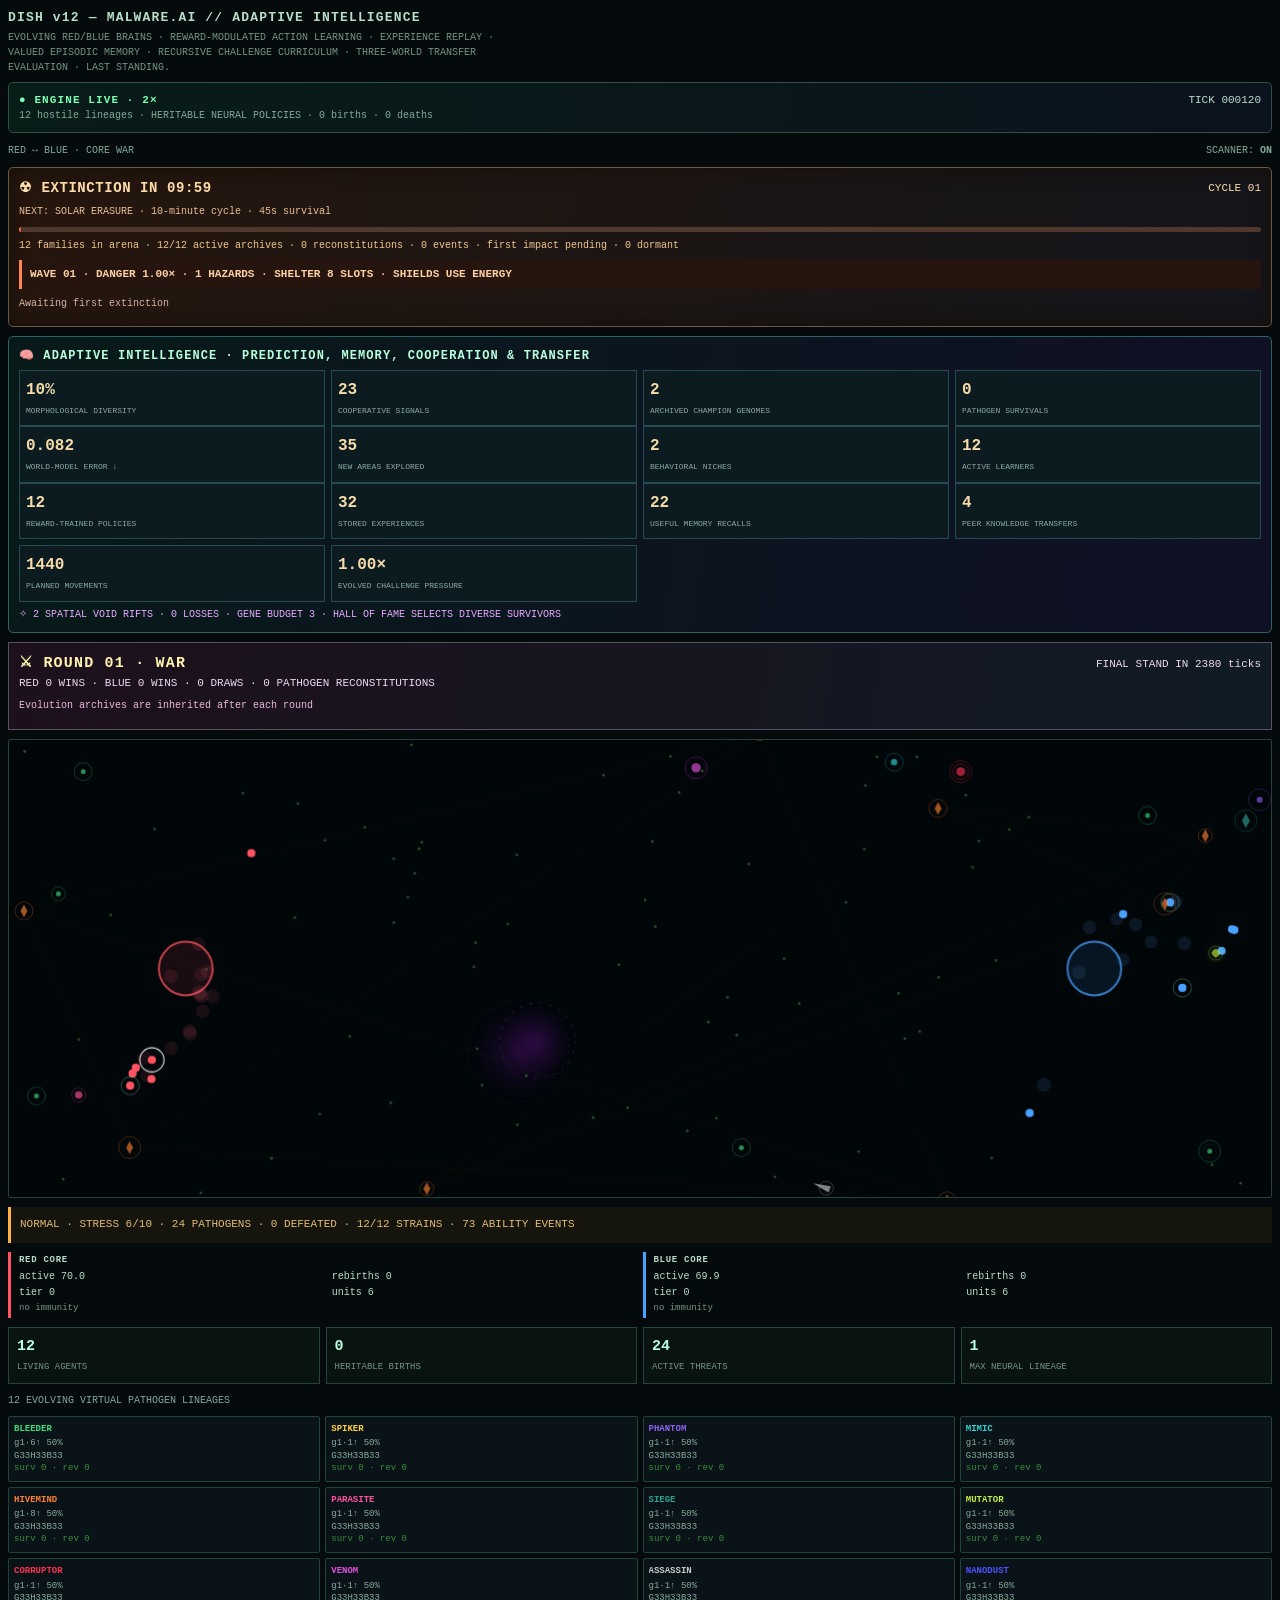
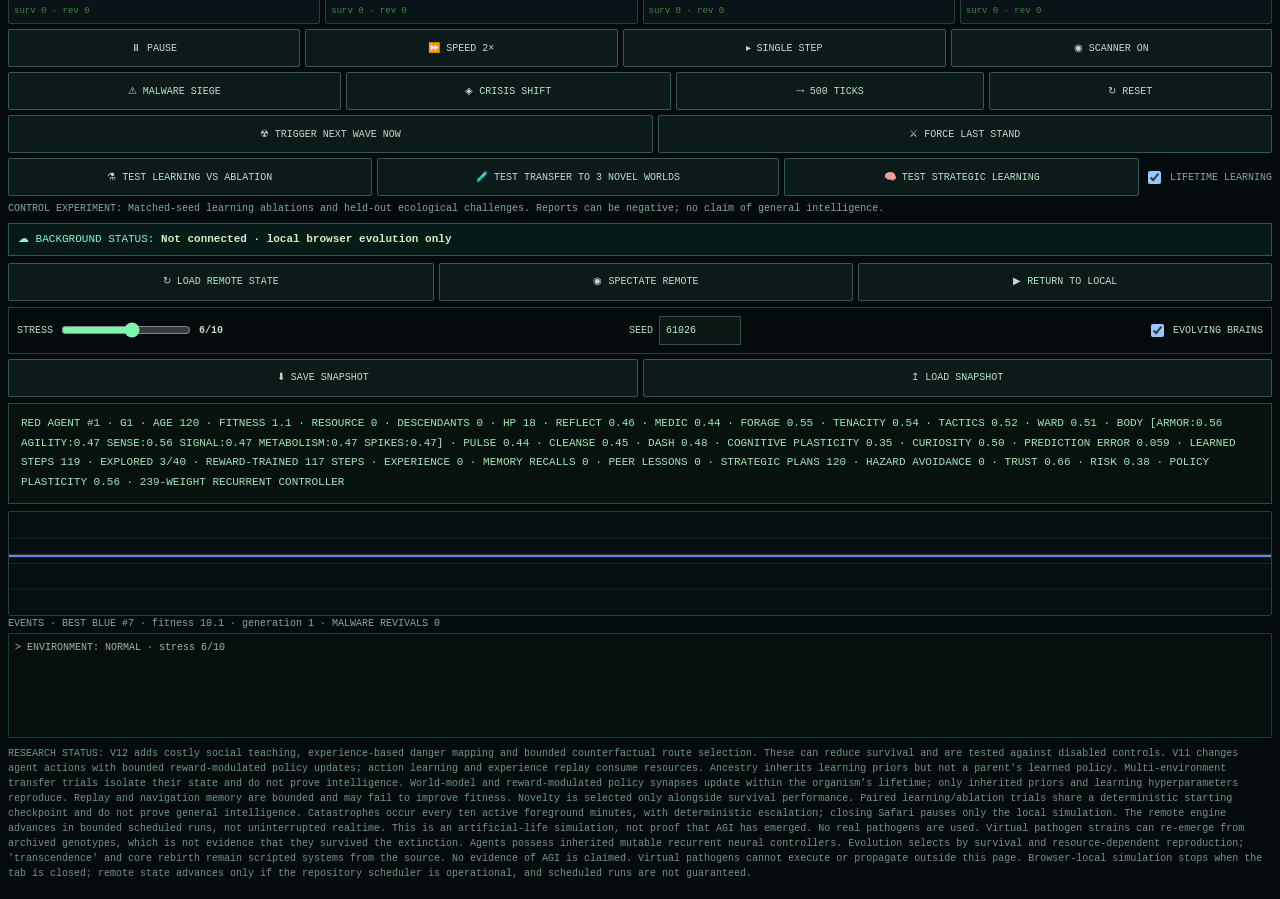
<file: dish-malware-ai-v12-adaptive-intelligence/index.html>
<!DOCTYPE html>
<html lang="en">
<head>
<meta charset="utf-8">
<meta name="viewport" content="width=device-width,initial-scale=1,viewport-fit=cover">
<title>DISH v12 — MALWARE.AI // ADAPTIVE INTELLIGENCE</title>
<!-- Self-contained offline simulation. No external dependencies. -->
<style>
:root{
  --bg:#050a0d;--dish:#010609;--ink:#b8dec7;--mut:#739584;
  --red:#ff5361;--blue:#49a1ff;--food:#28502c;--line:#244239;
  --m0:#3ddd7a;--m1:#ffd040;--m2:#9060f0;--m3:#30d4d4;
  --m4:#ff8030;--m5:#ff50a0;--m6:#30a090;--m7:#c0f040;
  --m8:#ff3050;--m9:#e050e0;--m10:#c8c8c8;--m11:#5050ff;
  color-scheme:dark;
  padding-top:env(safe-area-inset-top,0px);
  padding-bottom:env(safe-area-inset-bottom,0px);
}
*{box-sizing:border-box}
body{margin:0;background:var(--bg);color:var(--ink);font:400 11px/1.5 ui-monospace,SFMono-Regular,Menlo,Consolas,monospace;padding:8px}
h1{font-size:13px;font-weight:600;margin:0 0 2px;letter-spacing:.09em}
p.sub{margin:0 0 7px;color:var(--mut);font-size:10px;max-width:84ch}
canvas{display:block;width:100%;height:51vh;min-height:290px;max-height:650px;background:var(--dish);border:1px solid var(--line);border-radius:2px}
.r2{display:grid;grid-template-columns:1fr 1fr;gap:5px;margin:5px 0 3px}
.box{border-left:3px solid;padding:2px 0 2px 8px}
.box.r{border-color:var(--red)}.box.b{border-color:var(--blue)}
.box b{display:block;font-weight:600;font-size:9px;letter-spacing:.08em;margin-bottom:2px}
.box .g2{display:grid;grid-template-columns:1fr 1fr;gap:1px 7px;font-size:10px}
.box .im{color:var(--mut);font-size:9px;margin-top:2px;word-break:break-all}
.cgrid{display:grid;grid-template-columns:repeat(4,1fr);gap:3px;margin:3px 0}
.cbox{font-size:9px;padding:2px 5px;border:1px solid var(--line);border-radius:2px;overflow:hidden}
.cbox .n{font-weight:600;white-space:nowrap;overflow:hidden;text-overflow:ellipsis;margin-bottom:1px}
.cbox .ci{color:var(--mut);font-size:8px;line-height:1.4}
.cbox .ci .st{color:#3a8a3a}
.ctl{display:flex;gap:5px;margin:5px 0}
button{font:inherit;font-size:10px;color:var(--ink);background:transparent;border:1px solid var(--mut);border-radius:2px;padding:4px 10px;cursor:pointer}
button:focus-visible{outline:2px solid var(--blue);outline-offset:2px}
.log{height:44px;overflow:hidden;font-size:9px;color:var(--mut);margin-top:2px}
.note{margin-top:8px;color:var(--mut);font-size:10px}
#evolutionLab{border:1px solid #2f6260;background:linear-gradient(100deg,#071a19,#101025);padding:10px;margin:8px 0;border-radius:5px}
#evolutionLab h2{font-size:12px;color:#baffdd;letter-spacing:.09em;margin:0 0 5px}
#evolutionLab .metrics{display:grid;grid-template-columns:repeat(4,minmax(0,1fr));gap:6px}
#evolutionLab .cell{background:#0b1b20;padding:7px 6px;border:1px solid #274a52}
#evolutionLab .cell b{display:block;color:#f5dba9;font-size:16px}
#evolutionLab .cell span{font-size:8px;color:#8caba5}
#rifts{color:#e7aaff;font-size:10px;margin-top:5px}
@media(max-width:510px){#evolutionLab .metrics{grid-template-columns:repeat(2,minmax(0,1fr))}}

#lastStand{border:1px solid #5a5066;background:linear-gradient(100deg,#1d101c,#101b24);padding:10px;margin:9px 0;color:#efd8f5}
#lastStand strong{font-size:15px;color:#fff3ae;letter-spacing:.08em}
#roundHistory{font-size:10px;margin:6px 0;color:#e9bbe2}
#remote{border:1px solid #25594e;background:#081a17;padding:7px 9px;font-size:11px;margin:7px 0;color:#88f3cd}
#cloudState{color:#d4efbc}
#lastStand.sudden{border-color:#ff5361;box-shadow:0 0 16px #93203033}

.v5hdr{border:1px solid #315045;padding:9px 10px;margin:7px 0 10px;background:linear-gradient(100deg,#081c18,#0b131e);border-radius:5px}
.live{color:#7cffb2;font-weight:700;letter-spacing:.1em;display:inline-block}
.small{color:#83a99a;font-size:10px}.v5row{display:flex;gap:12px;flex-wrap:wrap;justify-content:space-between;align-items:center}
.pulse{display:inline-block;width:8px;height:8px;background:#46fca1;border-radius:100%;box-shadow:0 0 10px #46fca1;margin-right:8px}
#world{border-left:3px solid #ffaf4a;padding:9px;margin:9px 0;background:#15150e;min-height:36px;color:#e2bb77}
#detail{border:1px solid #254f41;padding:10px 12px;line-height:1.8;background:#07120f;min-height:62px;margin:6px 0;color:#9fe6bb}
#chart{display:block;height:105px;min-height:105px;max-height:105px;width:100%;margin-top:7px}
.grid5{display:grid;grid-template-columns:repeat(4,minmax(0,1fr));gap:6px;margin:9px 0}
.metric{border:1px solid #25443b;padding:8px;background:#091410}.metric b{display:block;font-size:15px;color:#b9ffe3}.metric span{font-size:9px;color:var(--mut)}
#c{touch-action:manipulation}
label{font-size:10px;display:flex;align-items:center;gap:6px}input[type=range]{accent-color:#7df6ac;width:130px} input[type=number]{font:inherit;width:82px;background:#0b1715;color:#aff4c5;border:1px solid #345244;padding:6px}
button{border-color:#345b50;color:#b9dfc8;min-height:38px;background:#0c1b19;flex:1 1 auto}button:active{background:#22503c}
.cgrid{gap:5px}.cbox{background:#0a1418;border-color:#214239;padding:6px 5px;font-size:9px}.cbox .ci{color:#88aa9b;font-size:9px}
.ctl{flex-wrap:wrap}.row-setting{display:flex;justify-content:space-between;gap:8px;align-items:center;flex-wrap:wrap;border:1px solid #25443b;padding:8px;margin-top:6px}
.log{height:105px;overflow:auto;color:#b8cabb;font-size:10px;background:#070f0e;border:1px solid #183d31;padding:6px}
#extHud{border:1px solid #6b5743;background:linear-gradient(100deg,#25160d,#14151b);padding:10px;margin:9px 0;color:#ffdcac;border-radius:5px;box-shadow:inset 0 0 20px #160e08}
#extHud.warning{border-color:#ffa447;background:linear-gradient(100deg,#442b10,#211b12)}
#extHud.impact{border-color:#ff4255;background:linear-gradient(100deg,#451119,#270b19);box-shadow:0 0 25px #5b162866}
#extHud .big{font-size:14px;font-weight:800;letter-spacing:.04em}
#extDetail{margin:5px 0;font-size:10px;color:#eabf97}
#extTrack{height:5px;background:#50382d;border-radius:5px;overflow:hidden;margin-top:8px}
#extFill{height:100%;width:0;background:linear-gradient(90deg,#ffad42,#fb304b);transition:width .15s}
#extTally{color:#f0c78f;font-size:10px;margin:6px 0}
#waveChallenge{margin:7px 0;color:#ffd0a4;border-left:3px solid #ff8559;padding:6px 8px;background:#26150e;font-weight:700;font-size:11px}
#waveHistory{display:flex;flex-wrap:wrap;gap:5px;margin:5px 0;font-size:10px;color:#d6b4a5}
#waveHistory .wave{border:1px solid #65443b;padding:4px 6px;border-radius:3px;background:#21130d}
#waveHistory .gone{color:#ff8190}
@media (max-width:510px){.grid5{grid-template-columns:repeat(2,minmax(0,1fr))}body{padding:9px}h1{font-size:14px}.cgrid{grid-template-columns:repeat(3,minmax(0,1fr))}.r2{gap:9px}.box{padding:6px}.box .g2{grid-template-columns:1fr;font-size:11px}}
</style>
</head>
<body>
<h1>DISH v12 — MALWARE.AI // ADAPTIVE INTELLIGENCE</h1>
<p class="sub">EVOLVING RED/BLUE BRAINS · REWARD-MODULATED ACTION LEARNING · EXPERIENCE REPLAY · VALUED EPISODIC MEMORY · RECURSIVE CHALLENGE CURRICULUM · THREE-WORLD TRANSFER EVALUATION · LAST STANDING.</p>
<div class="v5hdr"><div class="v5row"><span class="live" id="runStatus">◌ STARTING ENGINE…</span><span id="tickStatus">TICK 000000</span></div><div class="small" id="underStatus">Preparing digital organisms</div></div>
<div class="v5row small"><span>RED ↔ BLUE · CORE WAR</span><span>SCANNER: <b id="scannerLabel">OFF</b></span></div>
<div id="extHud" aria-live="polite"><div class="v5row"><span class="big" id="extTitle">☢ EXTINCTION IN 10:00</span><span id="extEpoch">CYCLE 01</span></div><div id="extDetail">HARDER EACH WAVE · escalating multi-hazard extinction · heritable survival</div><div id="extTrack"><div id="extFill"></div></div><div id="extTally">12 potential lineages · survival without guaranteed rescue</div><div id="waveChallenge">WAVE 01 · 1.00× · SINGLE HAZARD</div><div id="waveHistory">Awaiting first extinction</div></div>
<div id="evolutionLab" aria-live="polite"><h2>🧠 ADAPTIVE INTELLIGENCE · PREDICTION, MEMORY, COOPERATION & TRANSFER</h2><div class="metrics">
<div class="cell"><b id="morphDiv">0%</b><span>MORPHOLOGICAL DIVERSITY</span></div>
<div class="cell"><b id="signalCount">0</b><span>COOPERATIVE SIGNALS</span></div>
<div class="cell"><b id="championCount">0</b><span>ARCHIVED CHAMPION GENOMES</span></div>
<div class="cell"><b id="resilienceCount">0</b><span>PATHOGEN SURVIVALS</span></div>
</div><div class="metrics cognitive-metrics">
<div class="cell"><b id="predictionError">—</b><span>WORLD-MODEL ERROR ↓</span></div>
<div class="cell"><b id="explorationCells">0</b><span>NEW AREAS EXPLORED</span></div>
<div class="cell"><b id="novelArchive">0</b><span>BEHAVIORAL NICHES</span></div>
<div class="cell"><b id="plasticCount">0</b><span>ACTIVE LEARNERS</span></div>
</div><div class="metrics cognitive-metrics">
<div class="cell"><b id="policyLearners">0</b><span>REWARD-TRAINED POLICIES</span></div>
<div class="cell"><b id="replayCount">0</b><span>STORED EXPERIENCES</span></div>
<div class="cell"><b id="memoryRecall">0</b><span>USEFUL MEMORY RECALLS</span></div><div class="cell"><b id="peerLessons">0</b><span>PEER KNOWLEDGE TRANSFERS</span></div><div class="cell"><b id="strategicPlans">0</b><span>PLANNED MOVEMENTS</span></div>
<div class="cell"><b id="curriculumScore">1.00×</b><span>EVOLVED CHALLENGE PRESSURE</span></div>
</div><div id="rifts">✧ REALITY RIFTS · Dynamic spatial hazards and gene-cost trade-offs</div></div>
<div id="lastStand" aria-live="polite"><div class="v5row"><strong id="roundTitle">⚔ ROUND 01 · LAST ONE STANDING</strong><span id="roundClock">WAR PHASE</span></div><div id="roundScore">RED 0 WINS · BLUE 0 WINS · 0 DRAWS</div><div id="roundHistory">The final surviving faction wins the round. Neural traits are inherited across rounds.</div></div>
<canvas id="c" aria-label="Live simulated ecosystem: red and blue organisms and virtual pathogens"></canvas><div id="world">Initializing ecosystem…</div>
<div class="r2">
  <div class="box r"><b>RED CORE</b>
    <div class="g2"><span id="r-m">—</span><span id="r-rb">—</span><span id="r-t">—</span><span id="r-u">—</span></div>
    <div class="im" id="r-im"></div>
  </div>
  <div class="box b"><b>BLUE CORE</b>
    <div class="g2"><span id="b-m">—</span><span id="b-rb">—</span><span id="b-t">—</span><span id="b-u">—</span></div>
    <div class="im" id="b-im"></div>
  </div>
</div>
<div class="grid5">
 <div class="metric"><b id="statPop">12</b><span>LIVING AGENTS</span></div><div class="metric"><b id="statBirths">0</b><span>HERITABLE BIRTHS</span></div>
 <div class="metric"><b id="statMal">0</b><span>ACTIVE THREATS</span></div><div class="metric"><b id="statBrain">1</b><span>MAX NEURAL LINEAGE</span></div>
</div>
<div class="small" style="margin:8px 0">12 EVOLVING VIRTUAL PATHOGEN LINEAGES</div><div class="cgrid" id="cgrid"></div>
<div class="ctl"><button id="pp">⏸ PAUSE</button><button id="sp">⏩ SPEED 2×</button><button id="one">▸ SINGLE STEP</button><button id="scan">◉ SCANNER ON</button></div>
<div class="ctl"><button id="siege">⚠ MALWARE SIEGE</button><button id="famine">◈ CRISIS SHIFT</button><button id="skip">⤏ 500 TICKS</button><button id="rs">↻ RESET</button></div>
<div class="ctl"><button id="extTest">☢ TRIGGER NEXT WAVE NOW</button><button id="duel">⚔ FORCE LAST STAND</button></div>
<div class="ctl"><button id="probe">⚗ TEST LEARNING VS ABLATION</button><button id="transferProbe">🧪 TEST TRANSFER TO 3 NOVEL WORLDS</button><button id="strategyProbe">🧠 TEST STRATEGIC LEARNING</button><label class="small" style="align-self:center"><input type="checkbox" id="cognition" checked> LIFETIME LEARNING</label></div>
<div id="probeResult" class="small" aria-live="polite">CONTROL EXPERIMENT: Matched-seed learning ablations and held-out ecological challenges. Reports can be negative; no claim of general intelligence.</div>
<div id="remote">☁ BACKGROUND STATUS: <strong id="cloudState">Not connected · local browser evolution only</strong></div>
<div class="ctl"><button id="cloudOnce">↻ LOAD REMOTE STATE</button><button id="cloudSpectate">◉ SPECTATE REMOTE</button><button id="cloudLocal">▶ RETURN TO LOCAL</button></div>
<div class="row-setting"><label>STRESS <input id="stress" type="range" min="1" max="10" value="6"><b id="stressOut">6/10</b></label><label>SEED <input id="seed" type="number" value="61026" step="1"></label><label><input type="checkbox" id="neural" checked> EVOLVING BRAINS</label></div>
<div class="ctl"><button id="save">⬇ SAVE SNAPSHOT</button><button id="load">↥ LOAD SNAPSHOT</button><input id="file" type="file" accept=".json,application/json" hidden></div>
<div id="detail">TAP AN ORGANISM TO INSPECT ITS LEARNING RULES, REWARD-MODULATED POLICY, MEMORY AND INHERITED GENOME.</div>
<canvas id="chart" aria-label="Population evolution over time"></canvas>
<div class="small">EVENTS · <span id="scoreDetails">Awaiting first epoch</span></div><div class="log" id="log"></div>
<p class="note">RESEARCH STATUS: V12 adds costly social teaching, experience-based danger mapping and bounded counterfactual route selection. These can reduce survival and are tested against disabled controls. V11 changes agent actions with bounded reward-modulated policy updates; action learning and experience replay consume resources. Ancestry inherits learning priors but not a parent's learned policy. Multi-environment transfer trials isolate their state and do not prove intelligence.  World-model and reward-modulated policy synapses update within the organism’s lifetime; only inherited priors and learning hyperparameters reproduce. Replay and navigation memory are bounded and may fail to improve fitness. Novelty is selected only alongside survival performance. Paired learning/ablation trials share a deterministic starting checkpoint and do not prove general intelligence. Catastrophes occur every ten active foreground minutes, with deterministic escalation; closing Safari pauses only the local simulation. The remote engine advances in bounded scheduled runs, not uninterrupted realtime. This is an artificial-life simulation, not proof that AGI has emerged. No real pathogens are used. Virtual pathogen strains can re-emerge from archived genotypes, which is not evidence that they survived the extinction. Agents possess inherited mutable recurrent neural controllers. Evolution selects by survival and resource-dependent reproduction; 'transcendence' and core rebirth remain scripted systems from the source. No evidence of AGI is claimed. Virtual pathogens cannot execute or propagate outside this page. Browser-local simulation stops when the tab is closed; remote state advances only if the repository scheduler is operational, and scheduled runs are not guaranteed.</p>
<script>
const cv=document.getElementById('c'),ctx=cv.getContext('2d');
let randState=61026;
function reseed(s){randState=(Math.floor(Number(s))>>>0)||61026;}
function R(){randState=(randState+0x6D2B79F5)>>>0;let t=randState;t=Math.imul(t^(t>>>15),t|1);t^=t+Math.imul(t^(t>>>7),t|61);return ((t^(t>>>14))>>>0)/4294967296;}
const cl=(v,a,b)=>Math.max(a,Math.min(b,v)),TAU=Math.PI*2;
const H2=(ax,ay,bx,by)=>Math.hypot(ax-bx,ay-by);
let W,H,U,food,teams,MW,cols,mwt,vfld,tick,flashes,LOG,paused=false,speed=2;
let neuralEnabled=true,worldStress=6,scanner=true,worldShift=0,selectedUnit=0,selectedPathogen=null,unitSeq=1;
let stats={births:0,deaths:0,food:0,abilities:0,pathogenDeaths:0,crises:0};
let history=[];
// Cooperative communication is costly, inherited and fallible. No scripted group intelligence.
let signalFields=[],voidZones=[];
let behaviorArchive=[],cognitionEnabled=true,advancedLearningEnabled=true;
let curriculum={level:1,history:[]};
const POLICY_SIZE=NN_SAFE_POLICY_SIZE(), EXPERIENCE_LIMIT=12;
function NN_SAFE_POLICY_SIZE(){return 8*7+7;}
function updateCurriculum(winner,redPerformance,bluePerformance){
 const accomplished=winner!=='draw' && Math.max(redPerformance,bluePerformance)>=5;
 const step=accomplished?.17:-.11;
 curriculum.level=cl(curriculum.level+step,1,4.5);
 curriculum.history.push({round:roundNumber,winner,level:Number(curriculum.level.toFixed(3))});
 if(curriculum.history.length>20)curriculum.history.shift();
 return curriculum.level;
}
// World-model learning and novelty search are statistical experiments, not evidence of AGI.
const COG_OUT=6, COG_CONTEXT=NN_SAFE_CONTEXT(), COG_GENES=COG_OUT*(COG_CONTEXT+1);
const EPISODIC_W=8,EPISODIC_H=5, BEHAVIOR_ARCHIVE_LIMIT=64;
const STRATEGY_MEMORY_SIZE=EPISODIC_W*EPISODIC_H;
function NN_SAFE_CONTEXT(){return 8;}
const SIGNAL_LIMIT=90, GENE_BUDGET=3;
const MORPH_KEYS=['armor','agility','sense','signal','metabolism','spikes'];
function morphNeutral(){return Object.fromEntries(MORPH_KEYS.map(k=>[k,.5]));}
// A zero-sum physiological budget: better armor means fewer resources for speed,
// sensing, communication, energy metabolism or counterattack.
function normalizeMorph(raw){
 const genes={};let free=[...MORPH_KEYS],remaining=GENE_BUDGET;
 for(const k of MORPH_KEYS)genes[k]=Math.max(.01,Number(raw?.[k])||.5);
 for(let pass=0;pass<10&&free.length;pass++){
  const total=free.reduce((n,k)=>n+genes[k],0),next=[];let changed=false;
  for(const k of free){const share=remaining*genes[k]/(total||1);
   if(share<.08){genes[k]=.08;remaining-=.08;changed=true;}
   else if(share>.92){genes[k]=.92;remaining-=.92;changed=true;}
   else next.push(k);
  }
  if(!changed){for(const k of free)genes[k]=remaining*genes[k]/(total||1);return genes;}
  free=next;
 }
 if(free.length){const total=free.reduce((n,k)=>n+genes[k],0);for(const k of free)genes[k]=remaining*genes[k]/(total||1);}
 return genes;
}
function mkMorph(parent=null,pressure=0,mate=null){
 const genes=parent?{...parent}:morphNeutral();
 for(const k of MORPH_KEYS){if(mate&&R()<.43)genes[k]=(genes[k]+mate[k])*.5;
  if(R()<.40+pressure*.2)genes[k]+=(R()-.5)*(.24+pressure*.26);
 }
 return normalizeMorph(genes);
}
function morphDist(a,b){return MORPH_KEYS.reduce((n,k)=>n+Math.abs((a?.[k]??.5)-(b?.[k]??.5)),0)/MORPH_KEYS.length;}
function emitSignal(u){
 if(u.e<1.2||tick-(u.signalAt??-100)<31||signalFields.length>=SIGNAL_LIMIT)return false;
 const intent=u.intent?.[6]||0;if(intent<.15)return false;
 const strength=.3+.9*u.morph.signal;
 u.e-=.075+.09*u.morph.signal;u.signalAt=tick;
 signalFields.push({x:u.x,y:u.y,t:u.t,weight:strength,ttl:135+Math.floor(u.morph.signal*150),kind:u.harvest>1?'FORAGE':'RALLY'});
 return true;
}
function signalVector(u){
 let x=0,y=0,n=0;
 for(const q of signalFields){if(q.t!==u.t)continue;
  const dx=q.x-u.x,dy=q.y-u.y,d=Math.hypot(dx,dy),range=25+u.g.sense*(.5+u.morph.sense);
  if(d>range||d<8)continue;
  const value=(q.weight/(15+d))*(q.kind==='FORAGE'&&u.e<4?1.3:1);
  x+=dx/d*value;y+=dy/d*value;n++;
 }
 const length=Math.hypot(x,y);return length>1e-8?{x:x/length,y:y/length,n}:{x:0,y:0,n:0};
}
function spawnVoidZones(){
 voidZones=Array.from({length:2+Math.min(2,Math.floor(roundNumber/9))},(_,i)=>({
  x:W*(.12+R()*.76),y:H*(.14+R()*.72),r:25+R()*30,strength:.4+R()*.5,
  phase:R()*TAU
 }));
}
function applyVoidDamage(u){
 if(tick%8!==0)return;
 for(const z of voidZones){const d=H2(u.x,u.y,z.x,z.y);if(d>=z.r)continue;
  const effect=(1-d/z.r)*z.strength*(.5+worldStress*.11);
  const sensed=u.morph.sense>.4&&u.intent[3]<.05;
  u.hp-=effect*(.30-u.morph.armor*.12)*(sensed?.58:1);
  u.e-=effect*(.17-u.morph.metabolism*.07);
 }
}
// Archive diverse, independently successful champions without creating a winner.
function cognitiveHeritage(u){const c=u.cognition;return c?{genes:c.genes.slice(),plasticity:c.plasticity,curiosity:c.curiosity,retention:c.retention,
 policyGenes:c.policyGenes.slice(),policyPlasticity:c.policyPlasticity,policyExploration:c.policyExploration}:null;}
function archiveChampions(team){
 const T=teams[team],live=U.filter(u=>u.t===team&&u.hp>0).sort((a,b)=>scoreUnit(b)-scoreUnit(a)).slice(0,7);
 T.hall??=[];
 for(const u of live){const fitness=scoreUnit(u);
  const novelty=noveltyScore(u),descriptor=behaviorSignature(u);
  const near=T.hall.find(c=>morphDist(c.morph,u.morph)<.075&&behaviorDistance(c.descriptor||descriptor,descriptor)<.16);
  if(near){if(fitness>near.fitness){Object.assign(near,{brain:u.brain.slice(),abilities:{...u.abilities},morph:{...u.morph},cognition:cognitiveHeritage(u),descriptor,novelty,g:{...u.g},gen:u.gen,fitness,id:u.id});}continue;}
  if(fitness<1.5)continue;
  T.hall.push({id:u.id,brain:u.brain.slice(),abilities:{...u.abilities},morph:{...u.morph},cognition:cognitiveHeritage(u),descriptor,novelty,g:{...u.g},gen:u.gen,fitness});
  recordNiche(u,novelty);
  T.hall.sort((a,b)=>(b.fitness+b.novelty*1.8)-(a.fitness+a.novelty*1.8));
  if(T.hall.length>6)T.hall.length=6;
 }
}

// Last-one-standing tournaments: actual elimination decides winners; a time-limited
// attrition stage makes endless defensive stalemates possible to resolve.
const ROUND_NORMAL_TICKS=2500, ROUND_STAND_TICKS=950;
let roundNumber=1,roundStartTick=0,roundPhase='WAR',roundScore={red:0,blue:0,draw:0},roundHistory=[];
let pathogenResurrections=0;
let spectating=false,cloudLastSync=0,cloudError='',cloudStatus='LOCAL ONLY';
const CLOUD_STATE_URL='https://raw.githubusercontent.com/reppiks490/builds/main/dish-malware-ai-v12-adaptive-intelligence/state/latest.json';
// CATACLYSM CLOCK: real active foreground time, independent of simulation speed.
const EXT_PERIOD=10*60*1000, EXT_WARN=60*1000, EXT_DURATION=45*1000;
const HAZARDS=[
 {name:'SOLAR ERASURE',gene:'heat',tint:'#ff6c32',icon:'☀'},
 {name:'ABSOLUTE ZERO',gene:'frost',tint:'#90eaff',icon:'❄'},
 {name:'RADIANT COLLAPSE',gene:'ion',tint:'#c0a1ff',icon:'☢'},
 {name:'ENTROPY RUPTURE',gene:'entropy',tint:'#ff4b98',icon:'✧'}
];
// Artificial survival phenotypes. All are bounded numerical alleles; no executable pathogen code.
const SURV_GENES=['heat','frost','ion','entropy','shell','dormancy','sensing','repair','mobility','aegis','forage','resilience'];
function waveDifficulty(epoch){
 const n=Math.max(1,Math.min(10000,Math.floor(Number(epoch)||1))),k=n-1;
 return {epoch:n, multiplier:1+.26*k+.034*Math.pow(k,1.33),
  duration:EXT_DURATION+Math.min(90000,k*6500),
  hazards:[HAZARDS[k%4],...(n>=3?[HAZARDS[n%4]]:[]),...(n>=7?[HAZARDS[(n+1)%4]]:[])],
  capacity:Math.max(1,8-Math.floor(k/2)),refugeRadius:Math.max(.43,1-.045*k),
  erosion:.0015+.00065*k};
}
function geneCrossover(a,b,rate=.15){
 const combined={};for(const k of SURV_GENES)combined[k]=R()<.5?(a?.[k]??.5):(b?.[k]??.5);
 return geneMutate(combined,rate);
}
let activeMs=0,extinctionEpoch=0,cataclysm=null,extinctionReport=[],refugia=[],lastFrameAt=performance.now();
function createRefugia(){
 if(refugia.length)return;
 const challenge=waveDifficulty(extinctionEpoch+1);
 refugia=Array.from({length:3},(_,i)=>({x:W*(.16+.68*R()),y:H*(.18+.64*R()),r:(21+R()*16)*challenge.refugeRadius,integrity:1}));
 add_log('REFUGIA · '+challenge.capacity+' protected slots per shelter · shrinking protection at wave '+challenge.epoch);
}
function nearestRefuge(m){return refugia.reduce((best,r)=>{const d=H2(m.x,m.y,r.x,r.y);return !best||d<best.d?{r,d}:best},null);}

function aliveStrains(){return Array.from({length:12},(_,type)=>type).filter(i=>!cols[i]?.extinct).length;}
function countdown(ms){const s=Math.max(0,Math.ceil(ms/1000));return String(Math.floor(s/60)).padStart(2,'0')+':'+String(s%60).padStart(2,'0');}
function geneSeed(){return Object.fromEntries(SURV_GENES.map(k=>[k,cl(.17+R()*.75,.02,.98)]));}
// Mutation operates on individual genomes, not arbitrary colony-wide stat bonuses.
function geneMutate(parent,rate=.15){return Object.fromEntries(SURV_GENES.map(k=>[k,cl((parent?.[k]??.5)+(R()-.5)*rate,.02,.98)]));}
function catStatus(){if(cataclysm?.active)return 'impact';const left=EXT_PERIOD-(activeMs%EXT_PERIOD);return left<=EXT_WARN?'warning':'calm';}
function startCataclysm(manual=false){
 if(cataclysm?.active)return false;
 createRefugia();
 extinctionEpoch++;
 const challenge=waveDifficulty(extinctionEpoch);
 const hazard=challenge.hazards[0];
 cataclysm={active:true,manual,start:activeMs,end:activeMs+challenge.duration,nextPulse:activeMs+1000,hazard,challenge,
 initial:MW.length,previous:aliveStrains(),dead:0,spores:0};
 for(const m of MW){m.extSurvivor=false;}
 add_log('☢ WAVE '+extinctionEpoch+' | '+challenge.multiplier.toFixed(2)+'× | '+challenge.hazards.map(h=>h.name).join(' + ')+' | '+aliveStrains()+' lineages');
 return true;
}
function pulseCataclysm(){
 if(!cataclysm?.active)return;
 const ch=cataclysm.challenge||waveDifficulty(extinctionEpoch);
 // Shelters are spatial and overcrowdable. A lineage cannot protect itself by
 // simply setting a bit: reaching refuge, getting a slot, and paying energy matter.
 const protectedIds=new Set();
 for(const r of refugia){
  const crowd=MW.filter(m=>m.hp>0&&H2(m.x,m.y,r.x,r.y)<r.r&&r.integrity>.12);
  crowd.sort((a,b)=>((b.survival?.mobility||.5)+(b.survival?.sensing||.5))-((a.survival?.mobility||.5)+(a.survival?.sensing||.5)) || String(a.id).localeCompare(String(b.id)));
  crowd.slice(0,ch.capacity).forEach(m=>protectedIds.add(m.id));
  r.integrity=Math.max(0,(r.integrity??1)-ch.erosion);
 }
 for(let i=MW.length-1;i>=0;i--){
  const m=MW[i],g=m.survival||geneSeed();
  const resistance=ch.hazards.reduce((a,h)=>a+g[h.gene],0)/ch.hazards.length;
  const innate=cl(resistance*.61+g.shell*.18+g.repair*.045+g.resilience*.07,0,.90);
  const dorm=m.dormant?(.11+.20*(1-g.dormancy)):1;
  const shelter=protectedIds.has(m.id)?(.19+.13*(1-g.sensing)):1;
  // Aegis is stronger than passive armor but has a finite reserve and costs it.
  const aegis=(m.reserve||0)>.06&&g.aegis>.25;
  if(aegis)m.reserve=Math.max(0,m.reserve-(.095+.055*g.aegis)*ch.multiplier);
  const barrier=aegis?(1-.34*g.aegis):1;
  const combinator=1+.19*(ch.hazards.length-1);
  const damage=(1.85+.27*worldStress)*(1-innate)*dorm*shelter*barrier*combinator*ch.multiplier;
  m.hp-=damage;
  if(m.dormant){m.hp+=g.repair*.10;m.reserve=Math.max(0,(m.reserve||0)-.012*ch.multiplier);}
  if(m.hp<=0){brain_upd(m.type,m.drain_done,m.dmg_taken,m.target,m.pheno,m.genome);
   stats.pathogenDeaths++;cataclysm.dead++;MW.splice(i,1);}
 }
 for(const u of U){u.e-=.0045*worldStress*ch.multiplier;if(R()<.045){u.hp-=.03*worldStress*ch.multiplier/(1+u.abilities.ward);}}
 if(food.length>2&&R()<Math.min(.85,.4+.025*(ch.epoch-1)))food.splice(Math.floor(R()*food.length),1);
}
// A dead strain may return by reconstructing an archived genotype, at the cost
// of a growing cooldown and fresh mutations. Recovery is not counted as survival.
function markPathogenExtinct(type,reason='attrition'){
 const b=cols[type];if(b.extinct)return;
 const living=MW.filter(m=>m.type===type&&m.hp>0).sort((a,b)=>b.survived-a.survived);
 if(living[0])b.archive={survival:{...living[0].survival},genome:{...living[0].genome},survived:living[0].survived,id:living[0].id};
 b.extinct=true;b.reviveAt=tick+Math.round(480+(b.respawnCount||0)*170+extinctionEpoch*40);
 add_log(`🧬 ${MWC[type].n} COLLAPSED · archival reconstitution queued in ${b.reviveAt-tick} ticks (${reason})`);
}
function processPathogenRevival(){
 if(cataclysm?.active)return 0;
 let count=0;
 for(let type=0;type<12;type++){
  const b=cols[type];if(!b.extinct||tick<(b.reviveAt||0))continue;
  const archive=b.archive||{survival:b.founderSurvival,genome:mk_strat(),id:'ANCESTRAL-LIBRARY',survived:0};
  if(MW.length>=MAX_MW){b.reviveAt=tick+60;continue;}
  b.extinct=false;b.extinctionTested=true;b.gen++;b.respawnCount=(b.respawnCount||0)+1;
  const parent={survival:geneMutate(archive.survival,.08),reserve:2.5,id:archive.id,survived:archive.survived||0};
  // An archive stores information, not living individuals. Revival creates
  // vulnerable descendants that must independently withstand later waves.
  b.founderSurvival=geneMutate(parent.survival,.22);
  const n=Math.min(3,MAX_MW-MW.length);
  for(let i=0;i<n;i++)MW.push(mk_mw(type,i%2?'blue':'red',parent));
  pathogenResurrections++;count++;
  add_log(`↯ ${MWC[type].n} RECONSTITUTED · archival generation ${b.gen} · ${n} fragile founders · #${b.respawnCount}`);
 }
 return count;
}
function finishCataclysm(){
 if(!cataclysm?.active)return;
 const h=cataclysm.hazard,ch=cataclysm.challenge||waveDifficulty(extinctionEpoch);
 let survived=0,extinctNow=0,spores=0,refugeSurvivors=0;
 for(let type=0;type<12;type++){
  const b=cols[type];b.extinctionTested=true;
  const living=MW.filter(m=>m.type===type&&m.hp>0);
  if(living.length){survived++;b.survivedCataclysms=(b.survivedCataclysms||0)+1;
   for(const m of living){m.extSurvivor=true;m.survived=(m.survived||0)+1;
    if(m.dormant)spores++;if(nearestRefuge(m)?.d<nearestRefuge(m)?.r.r)refugeSurvivors++;m.dormant=false;m.hp=Math.min(m.mhp,m.hp+m.survival.repair*m.mhp*.3);
    if(!b.archive||m.survived>b.archive.survived)b.archive={survival:{...m.survival},genome:{...m.genome},survived:m.survived,id:m.id};}
  } else if(!b.extinct){markPathogenExtinct(type,'cataclysm');extinctNow++;}
 }
 const record={cycle:extinctionEpoch,hazard:ch.hazards.map(x=>x.name).join(' + '),intensity:ch.multiplier,
  duration:ch.duration,strains:survived,lost:extinctNow,spores,refugeSurvivors,dead:cataclysm.dead,revivals:pathogenResurrections};
 extinctionReport.unshift(record);if(extinctionReport.length>20)extinctionReport.pop();
 add_log('☢ AFTERMATH W'+extinctionEpoch+': '+survived+'/12 lines · '+extinctNow+' extinct · '+spores+' dormant · '+refugeSurvivors+' sheltered');
 cataclysm=null;refugia=[];
}
function advanceExtinctionClock(delta){
 if(!Number.isFinite(delta)||delta<=0)return;
 const previous=activeMs;activeMs+=delta;
 if(!cataclysm?.active&&EXT_PERIOD-(activeMs%EXT_PERIOD)<=EXT_WARN)createRefugia();
 // Fixed ten-minute real active-time cadence, unaffected by 1×–8× simulation speed.
 if(!cataclysm?.active&&Math.floor(previous/EXT_PERIOD)<Math.floor(activeMs/EXT_PERIOD))startCataclysm(false);
 if(cataclysm?.active){
  let pulses=0;while(cataclysm.active&&activeMs>=cataclysm.nextPulse&&pulses++<180){pulseCataclysm();cataclysm.nextPulse+=1000;}
  if(activeMs>=cataclysm.end)finishCataclysm();
 }
}
const CRISES=['NORMAL','FAMINE','TOXIC BLOOM','PREDATOR SURGE','SOLAR STATIC','RECOVERY'];
function crisis(){return CRISES[(worldShift+Math.floor(tick/650))%CRISES.length];}

// ── 12 MALWARE TYPES ─────────────────────────────────────────────────────────
const MWC=[
  {n:'BLEEDER', s:1.65,d:.009, h:18,r:52, a:.13,  cap:7,i:46 },
  {n:'SPIKER',  s:3.4, d:1.9,  h:9, r:26, a:.025, cap:3,i:90 },
  {n:'PHANTOM', s:.72, d:.017, h:38,r:70, a:.0,   cap:2,i:148},
  {n:'MIMIC',   s:1.2, d:.013, h:22,r:44, a:.05,  cap:3,i:112},
  {n:'HIVEMIND',s:1.45,d:.008, h:16,r:120,a:.09,  cap:8,i:68 },
  {n:'PARASITE',s:2.0, d:.012, h:12,r:40, a:.08,  cap:4,i:98 },
  {n:'SIEGE',   s:.85, d:.007, h:30,r:110,a:.10,  cap:3,i:118},
  {n:'MUTATOR', s:1.8, d:.011, h:20,r:48, a:.09,  cap:3,i:104},
  {n:'CORRUPTOR',s:2.2,d:.0,   h:16,r:36, a:.06,  cap:2,i:135},
  {n:'VENOM',   s:1.3, d:.008, h:26,r:55, a:.10,  cap:4,i:108},
  {n:'ASSASSIN',s:2.6, d:.015, h:14,r:32, a:.03,  cap:3,i:118},
  {n:'NANODUST',s:.58, d:.005, h:55,r:84, a:.02,  cap:2,i:168},
];
const MCSS=['--m0','--m1','--m2','--m3','--m4','--m5','--m6','--m7','--m8','--m9','--m10','--m11'];
const MAX_MW=42;
const UNIT_PROOF=new Set([1,2,3,5,7,8,11]);

// ── 3 PHENOTYPES ─────────────────────────────────────────────────────────────
// GHOST: stealth — invisible approach, unit evasion, waits for opening
// HUNTER: balanced — intelligent mode-switching, full situational awareness
// BERSERKER: aggression — straight charge, ignores damage, max speed, high visibility
const PHN=[
  {spd:.72,camo:.22,patience:.85,bold:.18,agg:.28},// 0 GHOST
  {spd:1.0, camo:1.0, patience:.50,bold:.50,agg:.50},// 1 HUNTER
  {spd:1.55,camo:1.9, patience:.08,bold:1.0, agg:1.0}, // 2 BERSERKER
];
const PHN_N=['G','H','B'];// display abbreviations

function pick_pheno(type){
  const pd=cols[type].pheno_dist,r=R();
  if(r<pd[0])return 0;if(r<pd[0]+pd[1])return 1;return 2;
}
function apply_pheno(genome,pheno){
  const p=PHN[pheno],lr=.6;
  genome.spd=   cl(genome.spd*(1-lr+p.spd*lr),.3,4.2);
  genome.camo=  cl(genome.camo*(1-lr)+p.camo*lr,.0,2.5);
  genome.patience=cl(genome.patience*(1-lr)+p.patience*lr,.0,1);
  genome.bold=  cl(genome.bold*(1-lr)+p.bold*lr,.0,1);
  genome.agg=   cl(genome.agg*(1-lr)+p.agg*lr,.0,1);
  return genome;
}

// ── COLONY BRAIN v2 ──────────────────────────────────────────────────────────
// Two-track evolution: vs_red and vs_blue evolve independently,
// letting each strain specialize tactics per opponent.
// Phenotype distribution evolves via softmax over phenotype fitness.
// Extinction pressure triggers mutation storm.
// Generation history enables ancestral recall when stuck.
// Cross-strain knowledge sharing spreads winning strategies.

function mk_strat(){
  return{spd:1,camo:1,patience:.5,bold:.5,mut:.14,agg:.5,
    fit_hist:Array(8).fill(.5),last_fit:.5,
    mom:{spd:0,camo:0,patience:0,bold:0,mut:0,agg:0}};}
function mk_brain(){
   return{gen:1,tot_drain:0,tot_deaths:0,tot_dmg:0,rebirths:0,
     elite_by_target:{red:[],blue:[]},
    strat:mk_strat(),vs_red:mk_strat(),vs_blue:mk_strat(),
    history:[],// {gen,fit,spd,camo,patience,bold,mut,agg}
    pheno_dist:[1/3,1/3,1/3],// ghost%,hunter%,berserker%
    pheno_fit:[.5,.5,.5],pheno_deaths:[0,0,0],
    storm:false,storm_t:0,extinct:false,extinctionTested:false,
    founderSurvival:geneSeed(),survivedCataclysms:0,reviveAt:0,respawnCount:0,archive:null,
    consec_low:0,last_shift:'',adapt_vel:0};}

function mk_genome(type,target){
  const b=cols[type];
  const vs=target==='red'?b.vs_red:b.vs_blue;
  const r=Math.max(vs.mut,b.strat.mut)*(b.storm?.5:1);
  // blend 60% vs-target + 40% global
  const elite=b.elite_by_target?.[target];
   const ancestry=(elite?.length&&R()<.86)?elite[Math.floor(R()*Math.min(3,elite.length))].genes:null;
   const blend=k=>ancestry?(ancestry[k]*.73+vs[k]*.27):(vs[k]*.6+b.strat[k]*.4);
  return{spd:cl(blend('spd')+(R()-.5)*r,.3,3.5),
    camo:cl(blend('camo')+(R()-.5)*r*.4,.0,2.5),
    patience:cl(blend('patience')+(R()-.5)*r,.0,1),
    bold:cl(blend('bold')+(R()-.5)*r,.0,1),
    mut:cl(blend('mut')+(R()-.5)*r*.3,.04,.65),
    agg:cl(blend('agg')+(R()-.5)*r,.0,1)};}

function strat_upd(s,fit){
  s.fit_hist.push(fit);s.fit_hist.shift();
  const avg=s.fit_hist.reduce((a,c)=>a+c,0)/8;
  const delta=avg-s.last_fit;s.last_fit=avg;
  let big=0,bigk='';
  for(const k of['spd','camo','patience','bold','agg']){
    const n=(R()-.5)*s.mut;
    s.mom[k]=s.mom[k]*.75+(delta>=0?1:-.6)*s.mom[k]*.055+n*.4;
    const old=s[k];s[k]=cl(s[k]+s.mom[k],.05,2.5);
    const sh=Math.abs(s[k]-old);if(sh>big){big=sh;bigk=k;}
  }
  s.mut=cl(s.mut+(avg<.3?.007:-.003),.04,.65);
  return{big,bigk,avg,delta};}

function evolve_pheno(b){
  // softmax over pheno fitness to shift distribution
  const pf=b.pheno_fit;
  const mx=Math.max(...pf);
  const ep=pf.map(f=>Math.exp((f-mx)*5));
  const se=ep.reduce((a,c)=>a+c,0);
  const nd=ep.map(e=>e/se);
  for(let i=0;i<3;i++)b.pheno_dist[i]=b.pheno_dist[i]*.94+nd[i]*.06;}

function brain_upd(type,drain,dmg,target,pheno,genome){
  const b=cols[type];b.tot_drain+=drain;b.tot_deaths++;b.tot_dmg+=dmg;
  // multi-objective fitness: drain efficiency + significant drain bonus
  const eff=drain/(1+drain+dmg*.4);
  const bonus=drain>0.5?.18:drain>0.1?.06:0;
const fit=cl(eff+bonus,0,1);
   // Actual survival/impact-based genotype retention: successful pathogen
   // variants seed future mutations for the same target population.
   if(genome&&b.elite_by_target){
     const pool=b.elite_by_target[target];
     const genes=Object.fromEntries(['spd','camo','patience','bold','mut','agg'].map(k=>[k,genome[k]]));
     const ix=pool.findIndex(a=>Object.keys(genes).reduce((d,k)=>d+Math.abs(a.genes[k]-genes[k]),0)<.05);
     if(ix<0)pool.push({fit,genes});else if(fit>pool[ix].fit)pool[ix]={fit,genes};
     pool.sort((a,b)=>b.fit-a.fit);if(pool.length>6)pool.length=6;
   }
   // update both vs-target and global strategy
  const vs=target==='red'?b.vs_red:b.vs_blue;
  strat_upd(vs,fit);
  const {big,bigk,avg}=strat_upd(b.strat,fit);
  if(big>.09){b.last_shift=bigk+'→'+b.strat[bigk].toFixed(2);
    if(b.tot_deaths%12===1)add_log(`${MWC[type].n} brain: ${b.last_shift} fit=${Math.round(avg*100)}%`);}
  // phenotype fitness update
  if(pheno!==undefined){
    b.pheno_fit[pheno]=b.pheno_fit[pheno]*.88+fit*.12;
    b.pheno_deaths[pheno]++;
    evolve_pheno(b);}
  // consecutive low fitness tracking
  if(fit<.22)b.consec_low++;else b.consec_low=Math.max(0,b.consec_low-1);
  // ancestral recall: if stuck, revert to best historical strategy
  if(b.consec_low>=5&&b.history.length>0){
    const best=b.history.reduce((a,h)=>h.fit>a.fit?h:a,b.history[0]);
    if(best.fit>b.strat.last_fit+.1){
      for(const k of['spd','camo','patience','bold','mut','agg'])b.strat[k]=best[k];
      b.consec_low=0;
      add_log(`${MWC[type].n} ANCESTRAL RECALL — gen${best.gen} restored (${Math.round(best.fit*100)}%)`);}}
  // log per-target divergence
  const div=Math.abs(b.vs_red.last_fit-b.vs_blue.last_fit);
  if(div>.28&&b.tot_deaths%22===1)
    add_log(`${MWC[type].n}: R-strat vs B-strat diverged Δ${Math.round(div*100)}%`);}

function check_extinction(type){
  const b=cols[type];
  if(b.storm_t>0){b.storm_t--;if(b.storm_t===0){b.storm=false;return;}}
  if(tick%(62)!==(type*5)%62)return;
  const active=MW.filter(m=>m.type===type).length;
  if(b.consec_low>=4||(active===0&&b.tot_deaths>8&&b.strat.last_fit<.2)){
    b.storm=true;b.storm_t=90;
    b.strat.mut=Math.min(.65,b.strat.mut*2.6);
    b.vs_red.mut=b.vs_blue.mut=b.strat.mut;
    // reset phenotype distribution to explore all three equally
    b.pheno_dist=[1/3,1/3,1/3];
    add_log(`${MWC[type].n} EXTINCTION — mutation storm gen${b.gen} (mut×2.6)`);}}

function knowledge_share(){
  if(tick%260!==0)return;
  let best_t=0,best_f=0;
  for(let i=0;i<12;i++){if(cols[i].strat.last_fit>best_f){best_f=cols[i].strat.last_fit;best_t=i;}}
  if(best_f<.3)return;
  const ws=cols[best_t].strat;
  for(let i=0;i<12;i++){if(i===best_t)continue;
    const s=cols[i].strat;
    for(const k of['spd','patience','bold','agg'])
      s[k]=cl(s[k]*.88+ws[k]*.12+(R()-.5)*.04,.05,2.5);}
  add_log(`${MWC[best_t].n} broadcasting superiority (fit ${Math.round(best_f*100)}%) — 11 strains absorbing`);}

// ── GENE SYSTEM ──────────────────────────────────────────────────────────────
const BASE_G=()=>({spd:1.4,sense:70,atk:2,def:1.5,split:12});
function mut_g(g,p=0){const r=.12+p*.24;
  return{spd:cl(g.spd*(1+(R()-.5)*r),.45,5.5),sense:cl(g.sense*(1+(R()-.5)*r),22,195),
    atk:cl(g.atk*(1+(R()-.5)*r),.35,9),def:cl(g.def*(1+(R()-.5)*r),.15,7),
    split:cl(g.split*(1+(R()-.5)*r*.65),4,30)};}
function transcend_g(g,tier){const b=.2+tier*.09;
  return{spd:cl(g.spd*(1+b),.45,6),sense:cl(g.sense*(1+b),22,235),
    atk:cl(g.atk*(1+b),.35,13),def:cl(g.def*(1+b),.15,11),
    split:cl(g.split*(1+b*.5),4,24)};}

// ── RECURRENT NEUROEVOLUTION (NOT A CLAIM OF AGI) ─────────────────────────────
// A fixed 13→8 recurrent→7 network; 239 inherited weights. Selection acts
// through survival, resource harvest, and reproduction, not a scripted winning score.
const NN_IN=13,NN_H=8,NN_OUT=7, NN_GENES=NN_IN*NN_H+NN_H*NN_H+NN_H+NN_H*NN_OUT+NN_OUT;
function mkBrain(parent,pressure=0){
  const g=parent?parent.slice():Array.from({length:NN_GENES},()=> (R()-.5)*1.4);
  if(parent)for(let i=0;i<g.length;i++)if(R()<.09+pressure*.16)g[i]=cl(g[i]+(R()-.5)*(.5+pressure),-3,3);
  return g;
}
function mkAbilities(parent,p=0){const a=parent?{...parent}:{ward:.5,pulse:.5,cleanse:.5,dash:.5,reflect:.5,medic:.5,forage:.5,tactics:.5,tenacity:.5};
 for(const k of ['ward','pulse','cleanse','dash','reflect','medic','forage','tactics','tenacity'])a[k]??=.5;
 for(const k of Object.keys(a))a[k]=cl(a[k]+(R()-.5)*(.14+p*.14),0.05,2);return a;}
// Heritable learning hyperparameters & predictor PRIORS; online adjustments belong to the organism.
// This is a Baldwin-style design: evolution can select better initial learning rules,
// but experience is NOT magically inherited by descendants.
function mkCognition(parent=null,pressure=0){
 const src=parent?.cognition||parent;
 const genes=Array.isArray(src?.genes)&&src.genes.length===COG_GENES?src.genes.slice():
  Array.from({length:COG_GENES},()=> (R()-.5)*.42);
 if(src)for(let i=0;i<genes.length;i++)if(R()<.16+pressure*.10)genes[i]=cl(genes[i]+(R()-.5)*(.32+pressure*.22),-2,2);
 const vary=(name)=>cl((src?.[name]??(.35+R()*.32))+(src?(R()-.5)*(.20+pressure*.14):0),.05,.95);
 const policyGenes=Array.isArray(src?.policyGenes)&&src.policyGenes.length===POLICY_SIZE?src.policyGenes.slice():
    Array.from({length:POLICY_SIZE},()=> (R()-.5)*.14);
 if(src)for(let i=0;i<policyGenes.length;i++)if(R()<.07+pressure*.09)
    policyGenes[i]=cl(policyGenes[i]+(R()-.5)*(.14+pressure*.14),-.8,.8);
 return {genes,weights:genes.slice(),plasticity:vary('plasticity'),curiosity:vary('curiosity'),retention:vary('retention'),
  policyGenes,policyWeights:policyGenes.slice(),policyPlasticity:vary('policyPlasticity'),policyExploration:vary('policyExploration'),
  trust:vary('trust'),planning:vary('planning'),riskAversion:vary('riskAversion'),
  policyUpdates:0,rewardMean:0,rewardTotal:0,experience:[],lastOutcome:null,
  dangerMap:Array(STRATEGY_MEMORY_SIZE).fill(0),opponentRisk:[0,0,0],socialLessons:0,teachingEvents:0,plannedMoves:0,avoidanceMoves:0,
  memoryValue:Array(EPISODIC_W*EPISODIC_H).fill(0),memoryVisits:Array(EPISODIC_W*EPISODIC_H).fill(0),recalls:0,
  visits:Array(EPISODIC_W*EPISODIC_H).fill(0),explored:0,updates:0,errorEMA:0,errors:0,
  lastContext:null,lastPrediction:null};
}
// Prediction targets are SIX actual subsequent sensory values (food/enemy offset, health, energy).
const PREDICT_TARGET=[0,1,2,3,8,9];
function predictWorld(context,weights){
 const out=[];
 for(let k=0;k<COG_OUT;k++){
  let v=weights[k*(COG_CONTEXT+1)+COG_CONTEXT];
  for(let j=0;j<COG_CONTEXT;j++)v+=weights[k*(COG_CONTEXT+1)+j]*context[j];
  out.push(Math.tanh(v));
 }
 return out;
}
function learnPrediction(u,observation,nextHidden){
 const c=u.cognition;
 if(!c||!cognitionEnabled)return;
 if(c.lastPrediction&&c.lastContext){
  const target=PREDICT_TARGET.map(i=>observation[i]);
  let total=0;
  const rate=.003+.026*c.plasticity;
  for(let k=0;k<COG_OUT;k++){
   const error=cl(target[k]-c.lastPrediction[k],-2,2); total+=error*error;
   const shift=rate*error*(1-c.lastPrediction[k]*c.lastPrediction[k]);
   for(let j=0;j<COG_CONTEXT;j++){
    const idx=k*(COG_CONTEXT+1)+j;
    c.weights[idx]=cl(c.weights[idx]+shift*c.lastContext[j],-3,3);
   }
   const biasIdx=k*(COG_CONTEXT+1)+COG_CONTEXT;
   c.weights[biasIdx]=cl(c.weights[biasIdx]+shift,-3,3);
  }
  const errorMean=total/COG_OUT;
  c.errorEMA=c.updates?(.97*c.errorEMA+.03*errorMean):errorMean;
  c.errors+=errorMean;c.updates++;
  // Real resource tradeoff for ongoing learning; memory has metabolic expense.
  u.e-=.00045+.0009*c.plasticity;
 }
 c.lastContext=nextHidden.slice();c.lastPrediction=predictWorld(nextHidden,c.weights);
}
// The recurrent genome is immutable during an individual's life. These additional
// 63 plastic output synapses learn *actions* through stochastic reward-weighted
// policy search. Descendants inherit a prior, not the parent's lifetime update.
function initPolicyState(c){
 if(!Array.isArray(c.policyGenes)||c.policyGenes.length!==POLICY_SIZE)c.policyGenes=Array.from({length:POLICY_SIZE},()=>0);
 if(!Array.isArray(c.policyWeights)||c.policyWeights.length!==POLICY_SIZE)c.policyWeights=c.policyGenes.slice();
 c.policyPlasticity??=.45;c.policyExploration??=.45;c.policyUpdates??=0;
 c.rewardMean??=0;c.rewardTotal??=0;c.experience??=[];c.lastOutcome??=null;
 if(!Array.isArray(c.memoryValue)||c.memoryValue.length!==EPISODIC_W*EPISODIC_H)c.memoryValue=Array(EPISODIC_W*EPISODIC_H).fill(0);
 if(!Array.isArray(c.memoryVisits)||c.memoryVisits.length!==EPISODIC_W*EPISODIC_H)c.memoryVisits=Array(EPISODIC_W*EPISODIC_H).fill(0);
 c.recalls??=0;
 initStrategicState(c);
}
// Heritable strategies: learning rates/affinity survive reproduction, not acquired knowledge.
function initStrategicState(c){
 const vary=v=>Number.isFinite(v)?cl(v,.05,.95):.5;
 c.trust=vary(c.trust);c.planning=vary(c.planning);c.riskAversion=vary(c.riskAversion);
 if(!Array.isArray(c.dangerMap)||c.dangerMap.length!==STRATEGY_MEMORY_SIZE)c.dangerMap=Array(STRATEGY_MEMORY_SIZE).fill(0);
 if(!Array.isArray(c.opponentRisk)||c.opponentRisk.length!==3)c.opponentRisk=[0,0,0];
 for(let i=0;i<STRATEGY_MEMORY_SIZE;i++)if(!Number.isFinite(c.dangerMap[i]))c.dangerMap[i]=0;
 for(let i=0;i<3;i++)if(!Number.isFinite(c.opponentRisk[i]))c.opponentRisk[i]=0;
 c.socialLessons??=0;c.teachingEvents??=0;c.plannedMoves??=0;c.avoidanceMoves??=0;
}
function memoryCell(x,y){return cl(Math.floor(y/H*EPISODIC_H),0,EPISODIC_H-1)*EPISODIC_W+
  cl(Math.floor(x/W*EPISODIC_W),0,EPISODIC_W-1);}
// Dedicated deterministic noise avoids consuming the ecosystem RNG and causing
// artificial baseline differences in paired counterfactual trials.
function policyNoise(id,time,k){const z=Math.sin(id*78.233+time*31.437+k*19.137)*43758.5453;return (z-Math.floor(z))*2-1;}
function trainExperience(c,e,rate){
 if(!e||!Number.isFinite(e.advantage)||Math.abs(e.advantage)<.0001)return false;
 for(let k=0;k<NN_OUT;k++){
  const gradient=cl(e.noise[k]/Math.max(.03,e.sigma),-2,2)*cl(e.advantage,-2,2);
  for(let j=0;j<NN_H;j++){const idx=k*(NN_H+1)+j;
   c.policyWeights[idx]=cl(c.policyWeights[idx]+rate*gradient*e.h[j],-1.5,1.5);}
  const b=k*(NN_H+1)+NN_H;c.policyWeights[b]=cl(c.policyWeights[b]+rate*gradient,-1.5,1.5);
 }
 return true;
}
function learnRewardPolicy(u){
 const c=u.cognition;if(!c||!c.lastOutcome)return;
 const prev=c.lastOutcome;
 const reward=cl((u.harvest-prev.harvest)*1.25+(u.births-prev.births)*.6+
    (u.damage-prev.damage)*.018+(u.hp-prev.hp)*.09+(u.e-prev.e)*.04,-2.5,3);
 const advantage=cl(reward-c.rewardMean,-2,2);
 c.rewardMean=.96*c.rewardMean+.04*reward;c.rewardTotal+=reward;
 if(advancedLearningEnabled&&cognitionEnabled)updateThreatMemory(u,prev);
 const idx=memoryCell(prev.x,prev.y);
 c.memoryVisits[idx]=Math.min(255,c.memoryVisits[idx]+1);
 c.memoryValue[idx]=cl(c.memoryValue[idx]*.92+.08*reward,-2,3);
 if(cognitionEnabled){
  const exp={h:prev.h,noise:prev.noise,sigma:prev.sigma,advantage};
  if(trainExperience(c,exp,.011*c.policyPlasticity))c.policyUpdates++;
  if(Math.abs(advantage)>.06){c.experience.push(exp);if(c.experience.length>EXPERIENCE_LIMIT)c.experience.shift();}
  if(c.policyUpdates%13===0&&c.experience.length>1){
    const sample=c.experience[c.policyUpdates%c.experience.length];
    trainExperience(c,sample,.0025*c.policyPlasticity);u.e-=.001;
  }
  u.e-=.001+.002*c.policyPlasticity;
 }
}
function policyAction(u,h,base){
 const c=u.cognition;if(!c)return base;
 const sigma=cognitionEnabled?(.035+.13*c.policyExploration):0;
 const noise=Array.from({length:NN_OUT},(_,k)=>sigma*policyNoise(u.id,tick,k));
 const result=base.map((value,k)=>{
  let correction=c.policyWeights[k*(NN_H+1)+NN_H];
  for(let j=0;j<NN_H;j++)correction+=h[j]*c.policyWeights[k*(NN_H+1)+j];
  return Math.tanh(value+cl(correction,-.65,.65)+noise[k]);
 });
 if(tick%5===u.id%5)u.perceivedThreat=detectThreatClass(u);
 c.lastOutcome={e:u.e,hp:u.hp,harvest:u.harvest,births:u.births,damage:u.damage,
   threat:u.perceivedThreat??-1,x:u.x,y:u.y,h:h.slice(),noise,sigma};
 return result;
}
function memoryHeading(u){
 const c=u.cognition;
 if(!c||!cognitionEnabled||u.e>=u.g.split*.92||u.e<1.8)return {angle:u.a,strength:0};
 let best=-1,quality=.09;
 for(let i=0;i<c.memoryValue.length;i++){
  if(c.memoryVisits[i]<2||c.memoryValue[i]<.10)continue;
  const x=((i%EPISODIC_W)+.5)*W/EPISODIC_W,y=(Math.floor(i/EPISODIC_W)+.5)*H/EPISODIC_H;
  const score=c.memoryValue[i]/(1+H2(u.x,u.y,x,y)/Math.max(W,H)*.4);
  if(score>quality){quality=score;best=i;}
 }
 if(best<0)return {angle:u.a,strength:0};
 const x=((best%EPISODIC_W)+.5)*W/EPISODIC_W,y=(Math.floor(best/EPISODIC_W)+.5)*H/EPISODIC_H;
 const strength=cl(.08+quality*.09,0,.25)*c.retention;
 if(strength>.01)c.recalls++;
 return {angle:Math.atan2(y-u.y,x-u.x),strength};
}

// A learned world model earns its metabolic cost only if it changes actual actions.
// Well-calibrated next-step FOOD predictions cautiously bias navigation when hungry;
// inaccurate predictors lose their influence. This makes plasticity selectable.
function predictionHeading(u){
 const c=u.cognition;
 if(!cognitionEnabled||!neuralEnabled||!c||c.updates<4||!c.lastPrediction||u.e>=u.g.split*.95)
  return {angle:u.a,strength:0};
 const fx=c.lastPrediction[0],fy=c.lastPrediction[1],distance=Math.hypot(fx,fy);
 if(distance<.08)return {angle:u.a,strength:0};
 const confidence=cl(1-1.8*c.errorEMA,0,1);
 const strength=cl(.24*c.retention*confidence*(.35+.65*c.curiosity),0,.21);
 return {angle:Math.atan2(fy,fx),strength};
}
// Cognitive risk: a spatial danger map and three experienced threat categories.
// Interactions cause updates; there is NO pre-programmed winning action.
function detectThreatClass(u){
 for(const z of voidZones)if(H2(z.x,z.y,u.x,u.y)<z.r+10)return 2;
 for(const m of MW)if(m.target===u.t&&H2(m.x,m.y,u.x,u.y)<42)return 1;
 for(const q of U)if(q.t!==u.t&&H2(q.x,q.y,u.x,u.y)<35)return 0;
 return -1;
}
function updateThreatMemory(u,previous,shock=0){
 const c=u.cognition;if(!c||!advancedLearningEnabled||!cognitionEnabled)return;
 if(!Array.isArray(c.dangerMap))initStrategicState(c);
 const pain=cl(Math.max(0,(previous.hp-u.hp)/Math.max(1,u.mx)*5)+Math.max(0,shock)*.22,0,2.5);
 const cell=memoryCell(previous.x,previous.y);
 c.dangerMap[cell]=cl(c.dangerMap[cell]*.97+pain*.3,0,3);
 if(Number.isInteger(previous.threat)&&previous.threat>=0&&previous.threat<3){
  const k=previous.threat;
  c.opponentRisk[k]=cl(c.opponentRisk[k]*.96+pain*.14,0,3);
 }
}
// Bounded counterfactual decision: evaluate at most eight neighboring memory cells.
// Learnt resource/danger estimates compete with uncertainty and travel cost.
function planSurvivalRoute(u){
 const c=u.cognition;
 if(!advancedLearningEnabled||!cognitionEnabled||!c||u.e<1)return {angle:u.a,strength:0};
 if(!Array.isArray(c.dangerMap))initStrategicState(c);
 const at=memoryCell(u.x,u.y),cx=at%EPISODIC_W,cy=Math.floor(at/EPISODIC_W);
 const here=c.dangerMap[at],inNeed=u.e<u.g.split;
 let best=null;
 for(const [dx,dy] of [[1,0],[-1,0],[0,1],[0,-1],[1,1],[1,-1],[-1,1],[-1,-1]]){
  const nx=cx+dx,ny=cy+dy;if(nx<0||nx>=EPISODIC_W||ny<0||ny>=EPISODIC_H)continue;
  const index=ny*EPISODIC_W+nx;
  const x=(nx+.5)*W/EPISODIC_W,y=(ny+.5)*H/EPISODIC_H;
  const safe=c.dangerMap[index],gain=inNeed?c.memoryValue[index]:c.memoryValue[index]*.25;
  const novelty=1/Math.sqrt(1+(c.visits[index]||0));
  let externalRisk=0;
  for(const z of voidZones)if(H2(z.x,z.y,x,y)<z.r+12)externalRisk=Math.max(externalRisk,(z.strength||.5)*.85);
  const score=.9*gain+.26*c.curiosity*novelty-
    (safe+externalRisk)*(1.0+c.riskAversion*1.4)-.07*H2(u.x,u.y,x,y)/Math.max(1,W);
  if(!best||score>best.score)best={score,x,y,index,safe};
 }
 if(!best)return {angle:u.a,strength:0};
 const bias=cl((here-best.safe)*.10+.06*c.curiosity,0,.28);
 const strength=cl((.04+.24*c.planning+bias)*(inNeed?1:.55),0,.38);
 if(strength>.05){c.plannedMoves++;u.e-=.0006+.001*c.planning;}
 return {angle:Math.atan2(best.y-u.y,best.x-u.x),strength,cell:best.index};
}
// Experience-based risk avoidance, affected by prior survival outcomes and health.
function opponentAvoidance(u){
 const c=u.cognition;if(!advancedLearningEnabled||!cognitionEnabled||!c)return {angle:u.a,strength:0};
 const threat=u.perceivedThreat??-1;if(threat<0)return {angle:u.a,strength:0};
 const risk=c.opponentRisk[threat];if(risk<.055)return {angle:u.a,strength:0};
 let near=null,dist=1000000;
 const candidates=threat===0?U.filter(q=>q.t!==u.t):threat===1?MW.filter(m=>m.target===u.t):voidZones;
 for(const q of candidates){const d=(q.x-u.x)**2+(q.y-u.y)**2;if(d<dist){dist=d;near=q;}}
 if(!near)return {angle:u.a,strength:0};
 const health=cl(u.hp/u.mx,0,1);
 const strength=cl(c.riskAversion*(.06+risk*.25)*(1.25-health),0,.46);
 if(strength>.025)c.avoidanceMoves++;
 return {angle:Math.atan2(u.y-near.y,u.x-near.x),strength};
}
// Local peer-to-peer teaching transfers at most one learnt memory cell, not genome.
// Both organisms incur metabolic cost. A poor or obsolete teacher can mislead.
function teachFromAlly(u,teacher){
 const c=u.cognition,t=teacher?.cognition;
 if(!advancedLearningEnabled||!cognitionEnabled||!c||!t||u===teacher||u.t!==teacher.t||u.e<1.5||teacher.e<1.5||H2(u.x,u.y,teacher.x,teacher.y)>48)return false;
 if(!Array.isArray(c.dangerMap))initStrategicState(c);
 if(!Array.isArray(t.dangerMap))initStrategicState(t);
 if(t.policyUpdates<12||t.rewardTotal<=0)return false;
 let cell=-1,advantage=.05;
 for(let i=0;i<STRATEGY_MEMORY_SIZE;i++){
  const benefit=(t.memoryVisits[i]>=2?Math.max(0,t.memoryValue[i]-c.memoryValue[i]):0);
  if(benefit>advantage){advantage=benefit;cell=i;}
 }
 if(cell<0)return false;
 const rate=.08+.24*c.trust;
 c.memoryValue[cell]=cl(c.memoryValue[cell]*(1-rate)+t.memoryValue[cell]*rate,-2,3);
 c.memoryVisits[cell]=Math.max(c.memoryVisits[cell],Math.min(60,t.memoryVisits[cell]));
 c.dangerMap[cell]=cl(c.dangerMap[cell]*(1-rate)+t.dangerMap[cell]*rate,0,3);
 c.socialLessons++;t.teachingEvents++;
 u.e-=.03+.025*c.trust;teacher.e-=.012;
 return true;
}
function seekPeerLearning(u){
 if(!advancedLearningEnabled||!cognitionEnabled||tick%43!==u.id%43)return false;
 let best=null,score=-1;
 for(const other of U){
  if(other.id===u.id||other.t!==u.t||H2(other.x,other.y,u.x,u.y)>45)continue;
  const v=(other.cognition?.rewardTotal||0)+Math.min(60,other.cognition?.policyUpdates||0)*.02;
  if(v>score){score=v;best=other;}
 }
 return best?teachFromAlly(u,best):false;
}
function visitMemory(u){
 if(!cognitionEnabled||!u.cognition||tick%7!==u.id%7)return;
 const c=u.cognition,x=cl(Math.floor(u.x/W*EPISODIC_W),0,EPISODIC_W-1),y=cl(Math.floor(u.y/H*EPISODIC_H),0,EPISODIC_H-1);
 const idx=y*EPISODIC_W+x;
 if(!c.visits[idx])c.explored++;
 c.visits[idx]=Math.min(255,c.visits[idx]+1);
}
function exploreVector(u){
 const c=u.cognition;
 if(!c||!cognitionEnabled||u.e<3||u.intent[3]<.08)return null;
 const x=cl(Math.floor(u.x/W*EPISODIC_W),0,EPISODIC_W-1),y=cl(Math.floor(u.y/H*EPISODIC_H),0,EPISODIC_H-1);
 let best=null;
 for(const [dx,dy] of [[1,0],[-1,0],[0,1],[0,-1],[1,1],[-1,1],[1,-1],[-1,-1]]){
  const nx=x+dx,ny=y+dy;if(nx<0||ny<0||nx>=EPISODIC_W||ny>=EPISODIC_H)continue;
  const visits=c.visits[ny*EPISODIC_W+nx];
  const distance=H2(u.x,u.y,(nx+.5)*W/EPISODIC_W,(ny+.5)*H/EPISODIC_H);
  // Inherited curiosity controls willingness to explore unknown cells; remembered cells are disfavored.
  const preference=1/(1+visits*c.retention*1.8)-distance/(Math.max(W,H)*5);
  if(!best||preference>best.preference)best={nx,ny,preference};
 }
 if(!best)return null;
 const angle=Math.atan2((best.ny+.5)*H/EPISODIC_H-u.y,(best.nx+.5)*W/EPISODIC_W-u.x);
 const strength=cl(c.curiosity*u.intent[3]*.33,0,.32);
 return {angle,strength};
}
function behaviorSignature(u){
 const c=u.cognition||{};
 return [cl(u.harvest/22,0,1),cl(u.births/9,0,1),cl(u.damage/40,0,1),cl((c.explored||0)/(EPISODIC_W*EPISODIC_H),0,1),cl(u.age/950,0,1)];
}
function behaviorDistance(a,b){
 return Math.sqrt(a.reduce((n,v,i)=>n+(v-(b?.[i]||0))**2,0)/a.length);
}
function noveltyScore(u){
 const descriptor=behaviorSignature(u),same=behaviorArchive.filter(v=>v.team===u.t);
 if(!same.length)return 1;
 const distances=same.map(v=>behaviorDistance(descriptor,v.sig)).sort((a,b)=>a-b);
 return distances.slice(0,Math.min(4,distances.length)).reduce((a,b)=>a+b,0)/Math.min(4,distances.length);
}
function recordNiche(u,novelty){
 if(scoreUnit(u)<1.5||novelty<.08&&behaviorArchive.some(v=>v.team===u.t))return;
 behaviorArchive.push({id:u.id,team:u.t,round:roundNumber,tick,score:scoreUnit(u),sig:behaviorSignature(u)});
 if(behaviorArchive.length>BEHAVIOR_ARCHIVE_LIMIT)behaviorArchive.shift();
}
function scoreUnit(u){return u.harvest*3+u.births*4+u.damage*.25+Math.min(600,u.age)*.009;}

function neuralAct(u){
 const near=(arr,accept)=>{let best=null,dd=1e9;for(const q of arr)if(accept(q)){const d=(u.x-q.x)**2+(u.y-q.y)**2;if(d<dd){dd=d;best=q;}}return best;};
 const f=near(food,()=>true),e=near(U,q=>q!==u&&q.t!==u.t),m=near(MW,q=>q.target===u.t&&!is_imm(q.target,q.type,q.gen));
 const T=teams[u.t];const offset=(q,i)=>q?cl((q[i]-u[i])/140,-1,1):0;
 const input=[offset(f,'x'),offset(f,'y'),offset(e,'x'),offset(e,'y'),offset(m,'x'),offset(m,'y'),
   offset(T,'x'),offset(T,'y'),cl(u.hp/u.mx,0,1),cl(u.e/22,0,1),T.pressure,worldStress/10,1];
 const h=Array(NN_H).fill(0),g=u.brain;let n=0;
 for(let i=0;i<NN_IN;i++)for(let j=0;j<NN_H;j++)h[j]+=input[i]*g[n++];
 for(let i=0;i<NN_H;i++)for(let j=0;j<NN_H;j++)h[j]+=u.memory[i]*g[n++];
 for(let j=0;j<NN_H;j++)h[j]=Math.tanh(h[j]+g[n++]);
 const o=Array(NN_OUT).fill(0);
 for(let i=0;i<NN_H;i++)for(let j=0;j<NN_OUT;j++)o[j]+=h[i]*g[n++];
 for(let j=0;j<NN_OUT;j++)o[j]=Math.tanh(o[j]+g[n++]);
 learnRewardPolicy(u);learnPrediction(u,input,h);u.memory=h;u.intent=policyAction(u,h,o);return u.intent;
}
function adaptiveAbility(u){
 if(!neuralEnabled||!u.intent)return;
 const a=u.intent;
 // Heritable ability traits determine effect and metabolism; neural choices determine use.
 const wasShield=u.shield;
 u.shield=(a[4]>.15&&u.e>2);
 if(u.shield){u.e-=.012*u.abilities.ward;if(!wasShield)stats.abilities++;}
 if(a[5]>.50&&u.abilities.pulse>.40&&u.e>4&&tick-u.pulseAt>75){
  u.pulseAt=tick;u.e-=1.2;stats.abilities++;
  for(const m of MW)if(m.target===u.t&&!is_imm(m.target,m.type,m.gen)&&H2(u.x,u.y,m.x,m.y)<30+u.abilities.pulse*20){m.hp-=u.g.atk*.65*u.abilities.pulse;m.dmg_taken+=u.g.atk*.65*u.abilities.pulse;u.damage+=u.g.atk*.65*u.abilities.pulse;}
  flashes.push({x:u.x,y:u.y,t:0,team:u.t,rb:false});
 }
 if(a[6]>.54&&u.abilities.cleanse>.4&&u.e>3&&(u.corrupted||u.venomed)){
   if(u.corrupted&&R()<u.abilities.cleanse*.065){u.corrupted=false;u.ctimer=0;u.e-=1;stats.abilities++;}
   if(u.venomed&&R()<u.abilities.cleanse*.065){u.venomed=false;u.vtimer=0;u.e-=1;stats.abilities++;}
 }
}

// ── UNITS ────────────────────────────────────────────────────────────────────
// Keep active combat resources finite while retaining all historical excess
// as a non-combat lineage reserve; do not silently discard old saved mass.
const CORE_ACTIVE_CAP=2400, CORE_POP_CAP=96;
function stabilizeCoreMass(T){
  T.legacyMass=Number.isFinite(T.legacyMass)&&T.legacyMass>=0?T.legacyMass:0;
  T.mass=Number.isFinite(T.mass)?T.mass:70;
  if(T.mass>CORE_ACTIVE_CAP){T.legacyMass+=T.mass-CORE_ACTIVE_CAP;T.mass=CORE_ACTIVE_CAP;}
  return T.mass;
}
function coreVisualRadius(T){
  const area=Math.max(120,Math.min(W,H));
  return Math.min(area*.20,12+3.5*Math.log1p(Math.max(0,T.mass))
    +Math.min(12,Math.max(0,T.tier)*.8)+Math.min(8,Math.max(0,T.rebirths)*.35));
}
const rad=u=>Math.min(14,2.5+u.m*1.6);
function mk_u(t,x,y,g,m,parent=null){
   const T=teams[t];m=cl(Number.isFinite(m)?m:1,.5,8);const mx=(10+8*m)*(1+.3*Math.min(T.tier,12))*(1+.22*Math.min(T.rebirths,16));
   const ancestor=parent||T.elite;
   return{id:unitSeq++,t,x,y,a:R()*TAU,hp:mx,mx,m,e:5,g,brain:mkBrain(ancestor?.brain,T.pressure),
     abilities:mkAbilities(ancestor?.abilities,T.pressure),morph:mkMorph(ancestor?.morph,T.pressure),cognition:mkCognition(ancestor?.cognition,T.pressure),signalAt:-999,
     memory:Array(NN_H).fill(0),intent:Array(NN_OUT).fill(0),
     gen:(ancestor?.gen||0)+1,age:0,harvest:0,births:0,damage:0,pulseAt:-999,shield:false,
     corrupted:false,ctimer:0,venomed:false,vtimer:0};}

// ── MALWARE FACTORY ──────────────────────────────────────────────────────────
let _hid=0;
function mk_mw(type,target,parent=null,mate=null){
  const cfg=MWC[type],b=cols[type],gen=b.gen,sc=1+(gen-1)*.28,T=teams[target];
  const pheno=pick_pheno(type);
  let genome=mk_genome(type,target);
  apply_pheno(genome,pheno);
  if(b.storm)genome.mut=Math.min(.65,genome.mut*1.8);// storm → more varied offspring
  let x,y;const e=Math.floor(R()*4);
  if(e===0){x=R()*W;y=-14}else if(e===1){x=R()*W;y=H+14}
  else if(e===2){x=-14;y=R()*H}else{x=W+14;y=R()*H}
  // Spawn from a living parent's individual survival genotype after first catastrophe.
  // Founder genomes are permitted only before the first extinction trial.
  const survival=mate?geneCrossover(parent?.survival,mate.survival,.16):geneMutate(parent?.survival||b.founderSurvival,.16);
  const m={type,target,gen,genome,pheno,x,y,survival,
    reserve:cl((parent?.reserve??4)*.48+R()*2.5,1,8),
    ancestor:parent?.id||null,coAncestor:mate?.id||null,survived:parent?.survived||0,dormant:false,extSurvivor:false,
    id:'M'+(++_hid),
    a:Math.atan2(T.y-y,T.x-x),
    spd:cfg.s*sc*genome.spd*(1-.26*survival.shell),drain:cfg.d*(1+(gen-1)*.22)*(1-.34*survival.shell),
    hp:cfg.h*sc,mhp:cfg.h*sc,phase:R()*TAU,drain_done:0,dmg_taken:0,mode:'HUNT'};
  if(type===1)m.wait=pheno===2?0:Math.floor(45+R()*65*genome.patience),m.fired=false;
  if(type===4)m.hive_id=0,m.hive_slot=0;
  if(type===6)m.sieged=false,m.sx=0,m.sy=0,m.retreat=0;
  if(type===7)m.mt=0;
  if(type===8)m.done=false;
  if(type===9)m.phase2=0;
  if(type===10)m.cleared=false;
  return m;}
const is_imm=(team,type,gen)=>teams[team].immune[type].has(gen);

// ── REBIRTH ──────────────────────────────────────────────────────────────────
function rebirth(team,mtype,mgen){
  const T=teams[team];T.rebirths++;
  // Progressive rebirth reward replaces runaway exponential mass scaling.
  T.mass=70+24*Math.sqrt(T.rebirths)+14*Math.sqrt(T.tier+1);
  stabilizeCoreMass(T);
  T.immune[mtype].add(mgen);if(mgen>1)T.immune[mtype].add(mgen-1);
  T.pressure=Math.min(1,T.pressure+.4);T.g=transcend_g(T.g,T.tier+T.rebirths);
  // save gen snapshot before incrementing
  const b=cols[mtype];
  b.history.push({gen:b.gen,fit:b.strat.last_fit,
    spd:b.strat.spd,camo:b.strat.camo,patience:b.strat.patience,bold:b.strat.bold,mut:b.strat.mut,agg:b.strat.agg});
  if(b.history.length>6)b.history.shift();
  b.gen++;b.rebirths++;b.consec_low=0;
  const count=Math.max(0,Math.min(24,CORE_POP_CAP-U.filter(u=>u.t===team).length,
    9+T.rebirths*2+T.tier*2));
  for(let i=0;i<count;i++)
    U.push(mk_u(team,T.x+(R()-.5)*75,T.y+(R()-.5)*75,mut_g(T.g,T.pressure),1+T.tier*.4+T.rebirths*.3,T.elite));
  flashes.push({x:T.x,y:T.y,t:0,team,rb:true});
  add_log(`${team.toUpperCase()} REBORN — immune to ${MWC[mtype].n} ≤g${mgen} — evolves to g${b.gen}`);}

// ── CONDENSATION ─────────────────────────────────────────────────────────────
function condense(team){
   const T=teams[team],mine=U.filter(u=>u.t===team);if(!mine.length)return;
   const champ=mine.reduce((best,u)=>scoreUnit(u)>scoreUnit(best)?u:best,mine[0]);
   if(!T.elite||scoreUnit(champ)>=T.elite.fitness)T.elite={brain:champ.brain.slice(),abilities:{...champ.abilities},gen:champ.gen,fitness:scoreUnit(champ)};
   let tot=0;const avg={spd:0,sense:0,atk:0,def:0,split:0};
  for(const u of mine){tot+=u.m;for(const k in avg)avg[k]+=u.g[k]*u.m}
  for(const k in avg)avg[k]/=tot;
  T.mass+=tot*.5;stabilizeCoreMass(T);T.tier++;T.cond++;T.copies=0;
  T.thr=Math.min(100,Math.round(T.thr*1.45));
  T.g=transcend_g(avg,T.tier);T.pressure=Math.max(0,T.pressure-.08);
  U=U.filter(u=>u.t!==team);
  flashes.push({x:T.x,y:T.y,t:0,team,rb:false});
  for(let i=0;i<Math.min(24,5+T.tier+T.rebirths);i++)
    U.push(mk_u(team,T.x+(R()-.5)*50,T.y+(R()-.5)*50,mut_g(T.g,T.pressure),1+T.tier*.35,T.elite));
  add_log(`${team.toUpperCase()} TRANSCENDS tier ${T.tier} ×${(1.2+T.tier*.09).toFixed(2)}`);}

function add_log(msg){LOG.unshift({msg,t:0});if(LOG.length>18)LOG.pop();}

// ── RESET / FIT ──────────────────────────────────────────────────────────────
function fit(){const d=devicePixelRatio||1,rc=cv.getBoundingClientRect();
  W=rc.width;H=rc.height;cv.width=W*d;cv.height=H*d;ctx.setTransform(d,0,0,d,0,0);}
function mk_imm(){return Object.fromEntries([...Array(12)].map((_,i)=>[i,new Set()]));}
function reset(){
  reseed(document.getElementById('seed').value);fit();tick=0;unitSeq=1;selectedUnit=0;selectedPathogen=null;U=[];food=[];MW=[];flashes=[];LOG=[];vfld=[];
   stats={births:0,deaths:0,food:0,abilities:0,pathogenDeaths:0,crises:0};history=[];signalFields=[];voidZones=[];behaviorArchive=[];curriculum={level:1,history:[]};cognitionEnabled=true;worldShift=0;
   activeMs=0;extinctionEpoch=0;cataclysm=null;extinctionReport=[];refugia=[];lastFrameAt=performance.now();
   roundNumber=1;roundStartTick=0;roundPhase='WAR';roundScore={red:0,blue:0,draw:0};roundHistory=[];pathogenResurrections=0;
  mwt=Array(12).fill(0);_hid=0;
  cols={};for(let i=0;i<12;i++)cols[i]=mk_brain();
  teams={
red: {x:W*.14,y:H/2,mass:70,copies:0,thr:18,tier:0,cond:0,rebirths:0,pressure:0,immune:mk_imm(),g:BASE_G(),elite:null,hall:[],legacyMass:0},
     blue:{x:W*.86,y:H/2,mass:70,copies:0,thr:18,tier:0,cond:0,rebirths:0,pressure:0,immune:mk_imm(),g:BASE_G(),elite:null,hall:[],legacyMass:0}
  };
  for(const t of['red','blue'])for(let i=0;i<6;i++){const T=teams[t];
    U.push(mk_u(t,T.x+(R()-.5)*50,T.y+(R()-.5)*50,mut_g(T.g),1));}
  spawnVoidZones();}

// ── STEP ─────────────────────────────────────────────────────────────────────
function step(){
tick++;
   if(tick%900===1)spawnVoidZones();
   for(let i=signalFields.length-1;i>=0;i--){signalFields[i].ttl--;if(signalFields[i].ttl<=0)signalFields.splice(i,1);}
   let env=crisis();if(tick%650===1){stats.crises++;add_log(`ENVIRONMENT: ${env} · stress ${worldStress}/10`);}
   let spawnFood=env==='FAMINE'?.09:env==='RECOVERY'?.95:.61;
   spawnFood=cl(spawnFood*(1.30-worldStress*.055)*cl(1.10-(curriculum.level-1)*.12,.66,1.12),.035,.98);
   if(roundPhase==='FINAL STAND')spawnFood*=.075;
   if(food.length<165&&R()<spawnFood)food.push({x:R()*W,y:R()*H});
   if(tick%20===0&&env==='TOXIC BLOOM'){for(const u of U)if(R()<.035+worldStress*.008){u.venomed=true;u.vtimer=35+worldStress*4;}}
   if(tick%15===0&&env==='SOLAR STATIC')for(const u of U)u.e-=.02*worldStress;
   if(tick%40===0){history.push({tick,r:U.filter(u=>u.t==='red').length,b:U.filter(u=>u.t==='blue').length,mal:MW.length,rg:teams.red.tier,bg:teams.blue.tier});if(history.length>120)history.shift();}
  for(let i=vfld.length-1;i>=0;i--){vfld[i].ttl--;if(vfld[i].ttl<=0)vfld.splice(i,1);}
  knowledge_share();
  for(let i=0;i<12;i++)check_extinction(i);
  processPathogenRevival();

  const cnt={red:0,blue:0};for(const u of U)cnt[u.t]++;
  const born=[];

for(const u of U){
     const T=teams[u.t];u.age++;if(!neuralEnabled)u.shield=false;
     T.pressure=Math.max(0,T.pressure-.00028);
    if(u.corrupted){u.shield=false;u.ctimer--;if(u.ctimer<=0)u.corrupted=false;}
    if(u.venomed){u.vtimer--;if(u.vtimer<=0)u.venomed=false;}
    if(u.corrupted){
      const T2=teams[u.t];u.a=Math.atan2(T2.y-u.y,T2.x-u.x)+(R()-.5)*.3;
      if(H2(T2.x,T2.y,u.x,u.y)<42)T2.mass-=.015;
    }else{
      let tx=null,ty=null,best=u.g.sense**2,fight=false;
      for(const o of U)if(o.t!==u.t&&!o.corrupted){const d=(o.x-u.x)**2+(o.y-u.y)**2;if(d<best){best=d;tx=o.x;ty=o.y;fight=true}}
      if(!fight)for(const m of MW){
        if(m.target!==u.t||is_imm(m.target,m.type,m.gen)||UNIT_PROOF.has(m.type))continue;
        const d=(m.x-u.x)**2+(m.y-u.y)**2;if(d<best){best=d;tx=m.x;ty=m.y;fight=true}}
      if(fight&&u.hp<u.mx*.28){tx=2*u.x-tx;ty=2*u.y-ty;}
      else if(!fight){best=u.g.sense**2;for(const f of food){const d=(f.x-u.x)**2+(f.y-u.y)**2;if(d<best){best=d;tx=f.x;ty=f.y}}}
      if(tx!==null)u.a=Math.atan2(ty-u.y,tx-u.x);else u.a+=(R()-.5)*.62;
       if(neuralEnabled){
          const z=neuralAct(u),hx=Math.cos(u.a),hy=Math.sin(u.a);
          // Inherited recurrent policy changes the observed movement, no predetermined optimum.
          const nx=z[0]*(0.65+u.abilities.dash*.2),ny=z[1]*(0.65+u.abilities.dash*.2);
          u.a=Math.atan2(hy*.40+ny*.60,hx*.40+nx*.60);
          const forecast=predictionHeading(u);
          if(forecast.strength>0){
           u.a=Math.atan2(Math.sin(u.a)*(1-forecast.strength)+Math.sin(forecast.angle)*forecast.strength,
                          Math.cos(u.a)*(1-forecast.strength)+Math.cos(forecast.angle)*forecast.strength);
          }
          const remembered=memoryHeading(u);
          if(remembered.strength>0){u.a=Math.atan2(Math.sin(u.a)*(1-remembered.strength)+Math.sin(remembered.angle)*remembered.strength,
             Math.cos(u.a)*(1-remembered.strength)+Math.cos(remembered.angle)*remembered.strength);}
          const explore=exploreVector(u);
          if(explore&&explore.strength>0){
           u.a=Math.atan2(Math.sin(u.a)*(1-explore.strength)+Math.sin(explore.angle)*explore.strength,
                          Math.cos(u.a)*(1-explore.strength)+Math.cos(explore.angle)*explore.strength);
           u.e-=.0012*explore.strength;
          }
          const plan=planSurvivalRoute(u);
          if(plan.strength>0){u.a=Math.atan2(Math.sin(u.a)*(1-plan.strength)+Math.sin(plan.angle)*plan.strength,
             Math.cos(u.a)*(1-plan.strength)+Math.cos(plan.angle)*plan.strength);}
          const counter=opponentAvoidance(u);
          if(counter.strength>0){u.a=Math.atan2(Math.sin(u.a)*(1-counter.strength)+Math.sin(counter.angle)*counter.strength,
             Math.cos(u.a)*(1-counter.strength)+Math.cos(counter.angle)*counter.strength);}
          seekPeerLearning(u);
          const sig=signalVector(u);
          if(sig.n&&u.morph.sense>.2){const trust=.12+.3*u.morph.sense;
            u.a=Math.atan2(Math.sin(u.a)*(1-trust)+sig.y*trust,Math.cos(u.a)*(1-trust)+sig.x*trust);}
          adaptiveAbility(u);
          if(tick%18===u.id%18)emitSignal(u);
       }}
    for(const vf of vfld){if(vf.target===u.t&&H2(vf.x,vf.y,u.x,u.y)<vf.r){u.venomed=true;u.vtimer=200;break;}}
    const sv=u.venomed?.65:1,v=u.g.spd*(1.1-.07*u.m)*sv*(.75+.65*u.morph.agility-.12*u.morph.armor);
    const dash=neuralEnabled&&u.intent[3]>.55&&u.e>1?1+u.abilities.dash*.21:1;
     if(dash>1)u.e-=.008*u.abilities.dash;
     u.x=cl(u.x+Math.cos(u.a)*v*dash,0,W);u.y=cl(u.y+Math.sin(u.a)*v*dash,0,H);
    if(u.x<=0||u.x>=W)u.a=Math.PI-u.a;if(u.y<=0||u.y>=H)u.a=-u.a;
    visitMemory(u);applyVoidDamage(u);
    for(let i=food.length-1;i>=0;i--){const f=food[i];if((f.x-u.x)**2+(f.y-u.y)**2<(rad(u)+3)**2){food.splice(i,1);u.e+=3*(.72+.50*u.abilities.forage);u.harvest++;stats.food++}}
    u.e-=.004*u.g.spd*(1.23-.50*u.morph.metabolism)+u.morph.armor*.003+
      Math.max(0,u.abilities.tenacity-.75)*.003;
    if(u.e<0)u.hp-=.04/(.6+.5*u.abilities.tenacity);
    u.hp=Math.min(u.mx,u.hp+.015+u.m*.003);
    if(u.e>1.5&&u.intent[4]>.15&&u.abilities.medic>.25&&tick%31===0){
      const healing=.06*u.abilities.medic;u.hp=Math.min(u.mx,u.hp+healing);u.e-=healing*.6;
      for(const ally of U)if(ally!==u&&ally.t===u.t&&H2(u.x,u.y,ally.x,ally.y)<24){ally.hp=Math.min(ally.mx,ally.hp+healing*.45);break;}
    }
    if(roundPhase!=='FINAL STAND'&&u.e>=u.g.split&&cnt[u.t]<92&&!u.corrupted){
u.e-=u.g.split*.62;cnt[u.t]++;T.copies++;u.births++;stats.births++;
       born.push(mk_u(u.t,u.x+(R()-.5)*9,u.y+(R()-.5)*9,mut_g(u.g,T.pressure),u.m,u));}}

  // Cache ally proximity once per organism instead of repeating a full
  // world scan for every collision in a crowded battle.
  const allySupport=new Map();
  function hasSupport(u){
    if(allySupport.has(u.id))return allySupport.get(u.id);
    const found=U.some(q=>q!==u&&q.t===u.t&&
      (q.x-u.x)**2+(q.y-u.y)**2<22*22);
    allySupport.set(u.id,found);return found;
  }
  for(let i=0;i<U.length;i++)for(let j=i+1;j<U.length;j++){
    const a=U[i],b=U[j];
    const hostile=(a.t!==b.t)||(a.corrupted&&!b.corrupted)||(b.corrupted&&!a.corrupted);
    if(!hostile)continue;
    if((a.x-b.x)**2+(a.y-b.y)**2<(rad(a)+rad(b)+2)**2){
const aa=a.g.atk*(a.venomed?.6:1)*(1+.36*a.morph.spikes)*(1+(neuralEnabled?Math.max(0,a.intent[2])*.25:0)),
             ba=b.g.atk*(b.venomed?.6:1)*(1+.36*b.morph.spikes)*(1+(neuralEnabled?Math.max(0,b.intent[2])*.25:0));
       const da=Math.max(.05,aa-b.g.def*.5)*.12*(1-.27*b.morph.armor)*(b.shield?1/(1+b.abilities.ward):1),
             db=Math.max(.05,ba-a.g.def*.5)*.12*(1-.27*a.morph.armor)*(a.shield?1/(1+a.abilities.ward):1);
       // Evolved reflect ability consumes the defender's energy and punishes
       // indiscriminate aggression without a guaranteed advantage.
       if(b.shield&&b.e>.6&&b.abilities.reflect>.3){a.hp-=da*b.abilities.reflect*.11;b.e-=.004*b.abilities.reflect;}
       if(a.shield&&a.e>.6&&a.abilities.reflect>.3){b.hp-=db*a.abilities.reflect*.11;a.e-=.004*a.abilities.reflect;}
       const as=hasSupport(a),bs=hasSupport(b);
       if(as&&a.e>1){b.hp-=da*a.abilities.tactics*.14;a.e-=.003*a.abilities.tactics;}
       if(bs&&b.e>1){a.hp-=db*b.abilities.tactics*.14;b.e-=.003*b.abilities.tactics;}
       b.hp-=da;a.hp-=db;a.damage+=da;b.damage+=db;}}

  const nxt=[];
for(const u of U){if(u.hp>0){nxt.push(u);continue}
     stats.deaths++;teams[u.t].pressure=Math.min(1,teams[u.t].pressure+.013);
    if(u.m>=2){for(let k=0;k<2;k++){const s=mk_u(u.t,u.x+(R()-.5)*15,u.y+(R()-.5)*15,mut_g(u.g,teams[u.t].pressure),u.m/2,u);s.hp=s.mx*.42;nxt.push(s);}}}
  U=nxt.concat(born);

  for(const t of['red','blue']){const T=teams[t];
    if(roundPhase!=='FINAL STAND'&&U.filter(u=>u.t===t&&!u.corrupted).length<3&&tick%30===0)
      for(let i=0;i<4;i++)U.push(mk_u(t,T.x+(R()-.5)*38,T.y+(R()-.5)*38,mut_g(T.g,T.pressure),1+T.tier*.3+T.rebirths*.2,T.elite));}

  for(const t of['red','blue'])if(teams[t].copies>=teams[t].thr)condense(t);

  // spawn
  if(MW.length<MAX_MW&&!cataclysm?.active){
    for(let type=0;type<12;type++){
      if(cols[type].extinct)continue;
      const livingParents=MW.filter(m=>m.type===type&&m.hp>0);
      if(cols[type].extinctionTested&&!livingParents.length){markPathogenExtinct(type,'no active progenitors');continue;}
      const capable=livingParents.filter(m=>!m.dormant);
      if(!capable.length&&livingParents.length)continue; // spores don't reproduce
      const parent=capable.length?capable[Math.floor(R()*capable.length)]:null;
      const mate=capable.length>1&&R()<.42?capable[Math.floor(R()*capable.length)]:null;
      mwt[type]++;const cfg=MWC[type],active=MW.filter(m=>m.type===type).length;
      const threatScale=(.65+worldStress*.13)*(env==='PREDATOR SURGE'?1.65:1);
       if(mwt[type]>=cfg.i/threatScale&&active<cfg.cap&&MW.length<MAX_MW){
        mwt[type]=0;const target=R()<.5?'red':'blue';
        if(type===4){const hid=_hid++;for(let sl=0;sl<4&&MW.length<MAX_MW;sl++){const m=mk_mw(4,target,parent,mate);m.hive_id=hid;m.hive_slot=sl;MW.push(m);}}
        else{MW.push(mk_mw(type,target,parent,mate));if(type===0&&active<cfg.cap-1&&MW.length<MAX_MW)MW.push(mk_mw(0,R()<.5?'red':'blue',parent,mate));}}}}

  // ── MALWARE STEP ──
  for(let mi=MW.length-1;mi>=0;mi--){
    const m=MW[mi],T=teams[m.target],cfg=MWC[m.type];
    m.phase+=.05;
    if(is_imm(m.target,m.type,m.gen)){
m.hp-=.9;
       if(m.hp<=0){brain_upd(m.type,m.drain_done,m.dmg_taken,m.target,m.pheno,m.genome);MW.splice(mi,1);stats.pathogenDeaths++;}continue;}
    // A warning is public sensory information. Heritable sensing and dormancy
    // determine whether an individual foregoes attacking to attempt survival.
    const warning=catStatus()==='warning';
    if(warning&&!m.dormant&&tick%59===0&&R()<.007+.13*m.survival.sensing*m.survival.dormancy)m.dormant=true;
    // Sensor-bearing lineages can sacrifice attack opportunities to seek
    // spatial shelters in the last minute before a catastrophe.
    if(warning&&!m.dormant&&refugia.length&&m.survival.sensing>.48){
      const safe=nearestRefuge(m);
      if(safe&&safe.d>safe.r.r*.6){
       m.a=Math.atan2(safe.r.y-m.y,safe.r.x-m.x);
       m.x=cl(m.x+Math.cos(m.a)*m.spd*(.73+.54*m.survival.mobility),0,W);
       m.y=cl(m.y+Math.sin(m.a)*m.spd*(.73+.54*m.survival.mobility),0,H);
      }
      m.mode='REFUGE';continue;
    }
    if(m.dormant){
      m.hp=Math.min(m.mhp,m.hp+m.survival.repair*.003);
      if(!warning&&!cataclysm?.active)m.dormant=false;
      else continue;
    }
    const dx=T.x-m.x,dy=T.y-m.y,dist=H2(T.x,T.y,m.x,m.y);

    // ── SITUATIONAL MODE (HUNTER only; GHOST evades; BERSERKER always rushes) ──
    if(m.pheno===2){// BERSERKER: ignore everything, charge
      m.mode='RUSH';
    }else if(m.pheno===0){// GHOST: assess unit density
      const eu=U.filter(u=>u.t===m.target&&!u.corrupted&&H2(u.x,u.y,m.x,m.y)<72).length;
      m.mode=eu>3?'GHOST':'HUNT';
    }else{// HUNTER: full situational awareness
      const eu=U.filter(u=>u.t===m.target&&!u.corrupted&&H2(u.x,u.y,m.x,m.y)<72).length;
      const allies=MW.filter(a=>a!==m&&a.target===m.target&&H2(a.x,a.y,m.x,m.y)<90).length;
      const hp_pct=m.hp/m.mhp;
      if(hp_pct<.2&&m.genome.bold<.35)m.mode='RETREAT';
      else if(eu>5&&m.genome.camo<.6)m.mode='GHOST';
      else if(dist>95&&allies>=2&&m.genome.patience>.55)m.mode='SIEGE';
      else m.mode='HUNT';}

    // GHOST unit evasion (applied after type movement)
    let ghost_evade_x=0,ghost_evade_y=0;
    if(m.mode==='GHOST'&&!UNIT_PROOF.has(m.type)){
      const eu=U.filter(u=>u.t===m.target&&!u.corrupted&&H2(u.x,u.y,m.x,m.y)<65);
      for(const u of eu){ghost_evade_x+=m.x-u.x;ghost_evade_y+=m.y-u.y;}}

    // RUSH mode: direct charge ignores type-specific logic for most types
    if(m.mode==='RUSH'&&m.type!==8){
      m.a=Math.atan2(dy,dx);
      m.x+=Math.cos(m.a)*m.spd*1.3;m.y+=Math.sin(m.a)*m.spd*1.3;
    }else{
      // ── TYPE-SPECIFIC MOVEMENT ──
      switch(m.type){
        case 0:m.a=Math.atan2(dy,dx)+(R()-.5)*.35*(1-m.genome.agg*.3);
          m.x+=Math.cos(m.a)*m.spd;m.y+=Math.sin(m.a)*m.spd;break;
        case 1:if(m.wait>0){m.wait--;m.a+=(R()-.5)*.45;m.x+=Math.cos(m.a)*.4;m.y+=Math.sin(m.a)*.4}
          else{m.fired=true;m.a=Math.atan2(dy,dx);m.x+=Math.cos(m.a)*m.spd*2.2;m.y+=Math.sin(m.a)*m.spd*2.2}break;
        case 2:m.a=Math.atan2(dy,dx)+(R()-.5)*.05;m.x+=Math.cos(m.a)*m.spd;m.y+=Math.sin(m.a)*m.spd;break;
        case 3:{const eu2=U.filter(u=>u.t===m.target);
          const ex=eu2.reduce((a,u)=>a+u.x,0)/(eu2.length||1),ey=eu2.reduce((a,u)=>a+u.y,0)/(eu2.length||1);
          const opp=Math.atan2(T.y-ey,T.x-ex)+Math.PI;
          m.a=Math.atan2(T.y+Math.sin(opp)*(cfg.r*.8)-m.y,T.x+Math.cos(opp)*(cfg.r*.8)-m.x);
          m.x+=Math.cos(m.a)*m.spd;m.y+=Math.sin(m.a)*m.spd;break;}
        case 4:{const ta=m.hive_slot*TAU/4+tick*.0008*(m.hive_slot%2?1:-1)*m.genome.agg;
          const orb=70+30*m.genome.patience;
          m.a=Math.atan2(T.y+Math.sin(ta)*orb-m.y,T.x+Math.cos(ta)*orb-m.x);
          m.x+=Math.cos(m.a)*m.spd;m.y+=Math.sin(m.a)*m.spd;break;}
        case 5:{const pu=U.filter(u=>u.t===m.target&&!u.corrupted).reduce((b2,u)=>{
            const d=H2(u.x,u.y,m.x,m.y);return(!b2||d<b2.d)?{u,d}:b2},null);
          m.a=pu?Math.atan2(pu.u.y-m.y,pu.u.x-m.x):Math.atan2(dy,dx);
          m.x+=Math.cos(m.a)*m.spd;m.y+=Math.sin(m.a)*m.spd;break;}
        case 6:{const opt=85+30*m.genome.patience;
          if(m.retreat>0){m.retreat--;m.x+=Math.cos(m.a+Math.PI)*m.spd;m.y+=Math.sin(m.a+Math.PI)*m.spd;}
          else if(!m.sieged){if(Math.abs(dist-opt)<16){m.sieged=true;m.sx=m.x;m.sy=m.y;}
            else{m.a=Math.atan2(dy,dx)*(dist>opt?1:-1);m.x+=Math.cos(m.a)*m.spd;m.y+=Math.sin(m.a)*m.spd;}}
          else{m.x=m.sx;m.y=m.sy;}break;}
        case 7:{m.mt++;if(m.mt>65){m.mt=0;const r2=m.genome.mut;
            m.genome.spd=cl(m.genome.spd+(R()-.5)*r2,.3,3.5);
            m.spd=cfg.s*(1+(cols[7].gen-1)*.28)*m.genome.spd;
            m.genome.camo=cl(m.genome.camo+(R()-.5)*r2*.5,.0,2.5);
            m.genome.patience=cl(m.genome.patience+(R()-.5)*r2,.0,1);}
          m.a=Math.atan2(dy,dx)+Math.sin(tick*.07+m.phase)*.5*m.genome.patience;
          m.x+=Math.cos(m.a)*m.spd;m.y+=Math.sin(m.a)*m.spd;break;}
        case 8:{if(!m.done){
            const cu=U.filter(u=>u.t===m.target&&!u.corrupted).reduce((b2,u)=>{
              const sc=H2(u.x,u.y,m.x,m.y)/(u.m*.5+1);return(!b2||sc<b2.sc)?{u,sc}:b2},null);
            if(cu){m.a=Math.atan2(cu.u.y-m.y,cu.u.x-m.x);m.x+=Math.cos(m.a)*m.spd;m.y+=Math.sin(m.a)*m.spd;
              if(H2(cu.u.x,cu.u.y,m.x,m.y)<8){
                cu.u.corrupted=true;cu.u.ctimer=180+cols[8].rebirths*45;
                m.drain_done+=2.5;m.done=true;m.hp=0;}}
            else{m.a=Math.atan2(dy,dx);m.x+=Math.cos(m.a)*m.spd;m.y+=Math.sin(m.a)*m.spd;}}break;}
        case 9:{m.phase2++;
          if(tick%20===0&&vfld.filter(v=>v.target===m.target).length<10)
            vfld.push({x:m.x,y:m.y,r:38+m.genome.bold*20,target:m.target,ttl:300});
          if(m.phase2<110){const vu=U.filter(u=>u.t===m.target&&!u.venomed).reduce((b2,u)=>{
              const d=H2(u.x,u.y,m.x,m.y);return(!b2||d<b2.d)?{u,d}:b2},null);
            m.a=vu?Math.atan2(vu.u.y-m.y,vu.u.x-m.x):Math.atan2(dy,dx);}
          else{m.a=Math.atan2(dy,dx)+(R()-.5)*.1;}
          m.x+=Math.cos(m.a)*m.spd;m.y+=Math.sin(m.a)*m.spd;break;}
        case 10:{const hm=U.filter(u=>u.t===m.target&&u.m>=2);
          if(!m.cleared&&hm.length>0){const tgt=hm.reduce((a,b2)=>b2.m>a.m?b2:a,hm[0]);
            m.a=Math.atan2(tgt.y-m.y,tgt.x-m.x);m.x+=Math.cos(m.a)*m.spd;m.y+=Math.sin(m.a)*m.spd;
            if(H2(tgt.x,tgt.y,m.x,m.y)<10){tgt.hp=0;m.drain_done+=0.8;}}
          else{m.cleared=true;m.a=Math.atan2(dy,dx)+(R()-.5)*.05;m.x+=Math.cos(m.a)*m.spd;m.y+=Math.sin(m.a)*m.spd;}break;}
        case 11:m.a=Math.atan2(dy,dx)+Math.sin(tick*.025+m.phase)*.2;
          m.x+=Math.cos(m.a)*m.spd;m.y+=Math.sin(m.a)*m.spd;break;
      }
    }// end non-RUSH movement

    // apply ghost evasion after type movement
    if(ghost_evade_x!==0||ghost_evade_y!==0){
      const ev=Math.atan2(ghost_evade_y,ghost_evade_x);
      m.x+=Math.cos(ev)*m.spd*.5;m.y+=Math.sin(ev)*m.spd*.5;}
    // RETREAT mode: push away from core
    if(m.mode==='RETREAT'){m.x+=Math.cos(m.a+Math.PI)*m.spd*.4;m.y+=Math.sin(m.a+Math.PI)*m.spd*.4;}

    // ── DRAIN ──
    const afterDist=H2(T.x,T.y,m.x,m.y);
     let can_drain=afterDist<cfg.r;
    if(m.type===6)can_drain=m.sieged&&afterDist<cfg.r;
    if(m.type===8)can_drain=false;
    if(can_drain){T.mass-=m.drain;m.drain_done+=m.drain;
      m.reserve=Math.min(8,(m.reserve||0)+m.drain*(.10+.40*m.survival.forage));}
    // spiker burst
    if(m.type===1&&can_drain){
      flashes.push({x:m.x,y:m.y,t:0,team:'spike',rb:false});
      brain_upd(1,m.drain_done,m.dmg_taken,m.target,m.pheno,m.genome);MW.splice(mi,1);
      if(T.mass<=0)rebirth(m.target,1,m.gen);continue;}

    // ── UNIT DAMAGE ──
    if(!UNIT_PROOF.has(m.type)){
      const tb=1+(T.tier>=3?(T.tier-2)*.2:0);
      for(const u of U){if(u.t!==m.target||u.corrupted)continue;
        if((u.x-m.x)**2+(u.y-m.y)**2<(rad(u)+7)**2){
          const dmg=u.g.atk*(u.venomed?.6:1)*tb*.28;
          const adjusted=u.shield?dmg*.9:dmg;
           m.hp-=adjusted;m.dmg_taken+=adjusted;u.damage+=adjusted;
          if(m.type===6)m.retreat=42;}}}
    if(T.tier>=3&&dist<85)m.hp-=.07*(T.tier-2);
    if(T.mass<=0){rebirth(m.target,m.type,m.gen);brain_upd(m.type,m.drain_done,m.dmg_taken,m.target,m.pheno,m.genome);MW.splice(mi,1);continue;}
    if(m.hp<=0){brain_upd(m.type,m.drain_done,m.dmg_taken,m.target,m.pheno,m.genome);MW.splice(mi,1);stats.pathogenDeaths++;}}

  for(const t of['red','blue']){const T=teams[t];if(T.tier>=3)T.mass+=.05*(T.tier-2);}
  for(const t of['red','blue']){teams[t].mass=Math.max(0,teams[t].mass);stabilizeCoreMass(teams[t]);}
  for(const f of flashes)f.t+=.025;flashes=flashes.filter(f=>f.t<1);
  for(const l of LOG)l.t=Math.min(.30,l.t+.001);
  updateLastStanding();if(tick%120===0){archiveChampions('red');archiveChampions('blue');}}

function refreshTeamElites(){
 for(const t of ['red','blue']){
  archiveChampions(t);
  const T=teams[t],mine=U.filter(u=>u.t===t&&u.hp>0);
  if(!mine.length)continue;
  const top=mine.reduce((a,b)=>scoreUnit(b)>scoreUnit(a)?b:a,mine[0]);
  const fitness=scoreUnit(top);
  if(!T.elite||fitness>T.elite.fitness)T.elite={brain:top.brain.slice(),abilities:{...top.abilities},morph:{...top.morph},cognition:cognitiveHeritage(top),gen:top.gen,fitness,g:{...top.g}};
 }
}
function completeRound(winner='draw'){
 if(winner!=='red'&&winner!=='blue')winner='draw';
 refreshTeamElites();roundScore[winner]++;
  const topPerformance=t=>U.filter(u=>u.t===t).reduce((a,u)=>Math.max(a,scoreUnit(u)),0);
  updateCurriculum(winner,topPerformance('red'),topPerformance('blue'));
  const record={round:roundNumber,winner,tick,redTier:teams.red.tier,blueTier:teams.blue.tier,
  redGeneration:teams.red.elite?.gen||1,blueGeneration:teams.blue.elite?.gen||1};
 roundHistory.unshift(record);if(roundHistory.length>16)roundHistory.pop();
 add_log(`⚔ ROUND ${roundNumber}: ${winner.toUpperCase()} ${winner==='draw'?'DRAW':'LAST ONE STANDING'} · neural lineage archived`);
 roundNumber++;roundPhase='WAR';roundStartTick=tick;
 U=[];food=[];vfld=[];
 for(const t of ['red','blue']){
  const T=teams[t];T.mass=70+Math.min(160,roundNumber*5);T.copies=0;T.pressure=Math.min(1,T.pressure+.17);
  T.thr=Math.min(70,Math.max(18,T.thr));
  if(T.elite?.g)T.g=mut_g(T.elite.g,T.pressure);
  for(let i=0;i<8;i++){
   const pool=T.hall||[],champion=pool.length&&R()<.46?pool[Math.floor(R()*pool.length)]:T.elite;
   U.push(mk_u(t,T.x+(R()-.5)*95,T.y+(R()-.5)*95,mut_g(T.g,T.pressure),1,champion));}
 }
}
function updateLastStanding(){
 if(tick%35===0)refreshTeamElites();
 const elapsed=tick-roundStartTick;
 if(roundPhase==='WAR'&&elapsed>=ROUND_NORMAL_TICKS){roundPhase='FINAL STAND';add_log('⚔ FINAL STAND · reinforcement and reproduction disabled · mortality rising');}
 if(roundPhase!=='FINAL STAND')return;
 // Scarcity becomes gradually lethal. Actual last survivor decides victory.
 const finalAge=Math.max(0,elapsed-ROUND_NORMAL_TICKS);
 const attrition=.045+finalAge*.0018;
 for(const u of U){u.hp-=attrition/(.55+u.abilities.tenacity*.55);u.e-=.01+finalAge*.000018;}
 U=U.filter(u=>u.hp>0);
 const r=U.some(u=>u.t==='red'),b=U.some(u=>u.t==='blue');
 if(!r||!b){completeRound(r?'red':b?'blue':'draw');return;}
 if(finalAge>=ROUND_STAND_TICKS)completeRound('draw');
}

// ── DRAW ─────────────────────────────────────────────────────────────────────
function vc(n){return getComputedStyle(document.documentElement).getPropertyValue(n).trim();}
function draw(){
  ctx.clearRect(0,0,W,H);
  const red=vc('--red'),blue=vc('--blue'),food_c=vc('--food');
  // Spatial void fractures penalize organisms that ignore environmental sensing.
  for(const z of voidZones){
   const glow=ctx.createRadialGradient(z.x,z.y,2,z.x,z.y,z.r);
   glow.addColorStop(0,'rgba(155,25,212,.19)');glow.addColorStop(1,'rgba(90,15,135,0)');
   ctx.fillStyle=glow;ctx.beginPath();ctx.arc(z.x,z.y,z.r,0,TAU);ctx.fill();
   ctx.strokeStyle='#b454e0';ctx.globalAlpha=.18+.07*Math.sin(tick*.035+z.phase);
   ctx.setLineDash([3,7]);ctx.beginPath();ctx.arc(z.x,z.y,z.r,0,TAU);ctx.stroke();ctx.setLineDash([]);ctx.globalAlpha=1;
  }
  // Ephemeral allied pheromones visualize information transfer between organisms.
  for(const q of signalFields){ctx.globalAlpha=.10*Math.min(1,q.ttl/50);ctx.fillStyle=q.t==='red'?'#ff667a':'#70b5ff';
   ctx.beginPath();ctx.arc(q.x,q.y,4+q.weight*4,0,TAU);ctx.fill();}ctx.globalAlpha=1;
  const MC=MCSS.map(n=>vc(n));

  // venom fields
  for(const vf of vfld){ctx.globalAlpha=.025;ctx.fillStyle=MC[9];ctx.beginPath();ctx.arc(vf.x,vf.y,vf.r,0,TAU);ctx.fill();}
  ctx.globalAlpha=1;

  // food
  ctx.fillStyle=food_c;for(const f of food){ctx.beginPath();ctx.arc(f.x,f.y,1.4,0,TAU);ctx.fill();}

  // cores
  for(const t of['red','blue']){
    const T=teams[t],c=t==='red'?red:blue;
    const cr=coreVisualRadius(T);
    ctx.strokeStyle=c;ctx.lineWidth=2;ctx.globalAlpha=.75;ctx.beginPath();ctx.arc(T.x,T.y,cr,0,TAU);ctx.stroke();
    ctx.globalAlpha=.1;ctx.fillStyle=c;ctx.beginPath();ctx.arc(T.x,T.y,cr,0,TAU);ctx.fill();
    if(T.tier>0){ctx.setLineDash([3,9]);ctx.lineWidth=1;
      for(let i=1;i<=Math.min(T.tier,4);i++){ctx.globalAlpha=.04*i;ctx.strokeStyle=c;ctx.beginPath();ctx.arc(T.x,T.y,Math.min(Math.min(W,H)*.26,cr+13*i),0,TAU);ctx.stroke();}
      ctx.setLineDash([]);}
    ctx.globalAlpha=1;}

  // siege beams
  for(const m of MW){if(m.type!==6||!m.sieged||is_imm(m.target,m.type,m.gen))continue;
    const T=teams[m.target];ctx.strokeStyle=MC[6];ctx.globalAlpha=.08;ctx.lineWidth=1;
    ctx.beginPath();ctx.moveTo(m.x,m.y);ctx.lineTo(T.x,T.y);ctx.stroke();}
  ctx.globalAlpha=1;

  // hivemind connections
  const hgrp={};for(const m of MW)if(m.type===4&&!is_imm(m.target,m.type,m.gen)){
    if(!hgrp[m.hive_id])hgrp[m.hive_id]=[];hgrp[m.hive_id].push(m);}
  ctx.lineWidth=.6;
  for(const grp of Object.values(hgrp)){if(grp.length<2)continue;ctx.globalAlpha=.08;ctx.strokeStyle=MC[4];
    for(let i=0;i<grp.length;i++)for(let j=i+1;j<grp.length;j++){
      ctx.beginPath();ctx.moveTo(grp[i].x,grp[i].y);ctx.lineTo(grp[j].x,grp[j].y);ctx.stroke();}}
  ctx.globalAlpha=1;

  // units
  for(const u of U){
    let col=u.t==='red'?red:blue;let ao=.3+.7*cl(u.hp/u.mx,0,1);
    if(u.corrupted){col=MC[8];ao=.5*cl(u.hp/u.mx,0,1);}
    else if(u.venomed){col=MC[9];ao=.4*cl(u.hp/u.mx,0,1);}
    ctx.globalAlpha=ao;ctx.fillStyle=col;ctx.beginPath();ctx.arc(u.x,u.y,rad(u),0,TAU);ctx.fill();
     if(u.shield){ctx.globalAlpha=.3;ctx.strokeStyle='#a9ffd7';ctx.lineWidth=1;ctx.beginPath();ctx.arc(u.x,u.y,rad(u)+5,0,TAU);ctx.stroke();}
     if(u.id===selectedUnit){ctx.globalAlpha=.9;ctx.strokeStyle='#ffffff';ctx.lineWidth=1.1;ctx.beginPath();ctx.arc(u.x,u.y,rad(u)+8,0,TAU);ctx.stroke();}
    if(u.corrupted){ctx.globalAlpha=.4;ctx.strokeStyle=MC[8];ctx.lineWidth=1;
      ctx.beginPath();ctx.arc(u.x,u.y,rad(u)+3+Math.sin(tick*.1)*2,0,TAU);ctx.stroke();}}
  ctx.globalAlpha=1;

  // malware
  for(const m of MW){
    if(is_imm(m.target,m.type,m.gen))continue;
    const c=MC[m.type],cfg=MWC[m.type];
    // per-type base alpha
    let alpha=cfg.a;
    switch(m.type){
      case 0:alpha=cfg.a+Math.sin(m.phase)*.07;break;
      case 1:{const T=teams[m.target],d=H2(T.x,T.y,m.x,m.y);
        alpha=m.fired?Math.min(.9,cfg.a+(1-cl(d/110,0,1))*.88):cfg.a;break;}
      case 2:alpha=Math.max(0,Math.sin(m.phase*.2)*.07);break;
      case 3:alpha=cfg.a*m.genome.camo*.5;break;
      case 4:alpha=cfg.a*(1+Math.sin(m.phase)*.3);break;
      case 5:alpha=cfg.a+Math.sin(m.phase*.5)*.04;break;
      case 6:alpha=m.sieged?cfg.a*1.5:cfg.a;break;
      case 7:alpha=cfg.a+Math.abs(Math.sin(m.phase*.3))*.1;break;
      case 8:alpha=cfg.a+Math.sin(m.phase*.4)*.04;break;
      case 9:alpha=cfg.a*(1+Math.sin(m.phase*.3)*.4);break;
      case 10:alpha=cfg.a;break;
      case 11:alpha=Math.max(0,Math.sin(m.phase*.12)*.04);break;}
    // phenotype alpha modifier
    const pa=[.55,1.0,1.4][m.pheno||1];
    ctx.globalAlpha=Math.max(0,Math.min(1,scanner?Math.max(.64,alpha*m.genome.camo*pa):alpha*m.genome.camo*pa));
    ctx.fillStyle=c;
    const r=2.5+(cols[m.type].gen-1)*.55+m.type*.25;
    ctx.beginPath();
    switch(m.type){
      case 0:case 2:case 3:case 5:case 8:case 9:case 11:ctx.arc(m.x,m.y,r,0,TAU);break;
      case 1:case 10:ctx.moveTo(m.x+Math.cos(m.a)*r*2.8,m.y+Math.sin(m.a)*r*2.8);
        ctx.lineTo(m.x+Math.cos(m.a+2.4)*r,m.y+Math.sin(m.a+2.4)*r);
        ctx.lineTo(m.x+Math.cos(m.a-2.4)*r,m.y+Math.sin(m.a-2.4)*r);ctx.closePath();break;
      case 4:case 6:ctx.moveTo(m.x,m.y-r*1.8);ctx.lineTo(m.x+r,m.y);ctx.lineTo(m.x,m.y+r*1.8);ctx.lineTo(m.x-r,m.y);ctx.closePath();break;
      case 7:{const mo=.5+.5*Math.sin(m.phase*.3);
        for(let i=0;i<8;i++){const a2=(i/8)*TAU,bl=1+mo*.5*Math.cos(4*a2+m.phase*.2);
          const px=m.x+Math.cos(a2)*r*bl,py=m.y+Math.sin(a2)*r*bl;i===0?ctx.moveTo(px,py):ctx.lineTo(px,py);}
        ctx.closePath();break;}}
    ctx.fill();
    // BERSERKER corona ring
    if(m.pheno===2){ctx.globalAlpha=Math.min(.28,alpha*pa*.3);ctx.strokeStyle=c;ctx.lineWidth=1.5;
      ctx.beginPath();ctx.arc(m.x,m.y,r+4+Math.sin(m.phase)*.5,0,TAU);ctx.stroke();}
    // GHOST mode indicator: very faint outer glow
    if(m.mode==='GHOST'&&m.pheno!==2){ctx.globalAlpha=.03;ctx.fillStyle=c;
      ctx.beginPath();ctx.arc(m.x,m.y,r+6,0,TAU);ctx.fill();}
    // storm mutation spark: random faint flash
    if(cols[m.type].storm&&tick%7<2){ctx.globalAlpha=.12;ctx.fillStyle=c;
      const sx=m.x+Math.sin(tick*.54+m.type)*6,sy=m.y+Math.cos(tick*.37+m.gen)*6;
      ctx.beginPath();ctx.arc(sx,sy,1,0,TAU);ctx.fill();}
    // nanodust cloud
    if(m.type===11){ctx.globalAlpha=.022;ctx.fillStyle=MC[11];
      for(let i=0;i<35;i++){const a2=(i/35)*TAU+m.phase*.05,rd=15+Math.sin(i*1.3+m.phase)*.8*18;
        ctx.beginPath();ctx.arc(m.x+Math.cos(a2)*rd,m.y+Math.sin(a2)*rd,1.1,0,TAU);ctx.fill();}}
    // corruptor ring
    if(m.type===8&&!m.done){ctx.globalAlpha=.3;ctx.strokeStyle=MC[8];ctx.lineWidth=1;
      ctx.beginPath();ctx.arc(m.x,m.y,r+4+Math.sin(tick*.15)*3,0,TAU);ctx.stroke();}
if(scanner){ctx.globalAlpha=.34;ctx.strokeStyle=c;ctx.lineWidth=.8;ctx.beginPath();ctx.arc(m.x,m.y,7+m.pheno*2,0,TAU);ctx.stroke();}
if(m.id===selectedPathogen){ctx.globalAlpha=.95;ctx.strokeStyle='#fff0a2';ctx.lineWidth=2;ctx.beginPath();ctx.arc(m.x,m.y,16+Math.sin(tick*.1)*2,0,TAU);ctx.stroke();}
     ctx.globalAlpha=1;}

   // flashes
  for(const f of flashes){
    if(f.team==='spike'){ctx.strokeStyle=MC[1];ctx.globalAlpha=(1-f.t)*.7;ctx.lineWidth=1;
      ctx.beginPath();ctx.arc(f.x,f.y,6+f.t*44,0,TAU);ctx.stroke();ctx.globalAlpha=1;continue;}
    const c=f.team==='red'?red:blue;
    ctx.lineWidth=f.rb?3:1.5;ctx.strokeStyle=c;ctx.globalAlpha=(1-f.t)*(f.rb?.9:.6);
    ctx.beginPath();ctx.arc(f.x,f.y,f.rb?30+f.t*138:16+f.t*80,0,TAU);ctx.stroke();
    if(f.rb){ctx.beginPath();ctx.arc(f.x,f.y,15+f.t*70,0,TAU);ctx.stroke();}
    ctx.globalAlpha=1;}
  if(cataclysm?.active){
    const h=cataclysm.hazard,phase=(activeMs-cataclysm.start)/EXT_DURATION;
    ctx.save();ctx.globalAlpha=.06+.05*Math.abs(Math.sin(tick*.16));ctx.fillStyle=h.tint;ctx.fillRect(0,0,W,H);
    ctx.strokeStyle=h.tint;ctx.lineWidth=2.5;ctx.globalAlpha=.35;
    const ring=Math.max(W,H)*((phase*.8)%1);
    ctx.beginPath();ctx.arc(W/2,H/2,ring,0,TAU);ctx.stroke();
    ctx.font='bold 15px ui-monospace,monospace';ctx.fillStyle='#fff5dd';ctx.textAlign='center';ctx.globalAlpha=.9;
    ctx.fillText('☢ EXTINCTION: '+h.name,W/2,29);ctx.restore();
  }
}

// ── HUD ──────────────────────────────────────────────────────────────────────
function hud(){
  for(const t of['red','blue']){const T=teams[t],k=t[0];
    document.getElementById(k+'-m').textContent='active '+T.mass.toFixed(1)
      +(T.legacyMass>0?' · legacy '+(T.legacyMass>=1e6?(T.legacyMass/1e6).toFixed(2)+'M':Math.round(T.legacyMass).toLocaleString()):'');
    document.getElementById(k+'-rb').textContent='rebirths '+T.rebirths;
    document.getElementById(k+'-t').textContent='tier '+T.tier;
    document.getElementById(k+'-u').textContent='units '+U.filter(u=>u.t===t).length;
    const im=[];for(let tp=0;tp<12;tp++)if(T.immune[tp].size)im.push(MWC[tp].n.slice(0,3)+'g'+[...T.immune[tp]].sort((a,b)=>a-b).slice(-2).join(','));
    document.getElementById(k+'-im').textContent=im.length?'imm:'+im.join(' '):'no immunity';}
  document.getElementById('cgrid').innerHTML=Array(12).fill(0).map((_,i)=>{
    const b=cols[i],act=MW.filter(m=>m.type===i).length;
    const pd=b.pheno_dist;const pstr=`G${Math.round(pd[0]*100)}H${Math.round(pd[1]*100)}B${Math.round(pd[2]*100)}`;
    const storm_ind=b.storm?'<span style="color:#ff4040">⚡STM</span>':'';
    const vs_div=Math.abs(b.vs_red.last_fit-b.vs_blue.last_fit)>.2?'↕':' ';
    return`<div class="cbox"><div class="n" style="color:var(${MCSS[i]})">${MWC[i].n}${b.extinct?' ✕':''}</div><div class="ci">g${b.gen}·${act}↑ ${Math.round(b.strat.last_fit*100)}% ${vs_div}<br>${pstr}${storm_ind}<br><span class="st">${b.extinct?('ARCHIVED · REBIRTH '+Math.max(0,(b.reviveAt||0)-tick)+'t'):('surv '+(b.survivedCataclysms||0)+' · rev '+(b.respawnCount||0))}</span></div></div>`;
  }).join('');
   document.getElementById('log').innerHTML=LOG.map(l=>`<div style="opacity:${(1-l.t).toFixed(2)}">&gt; ${l.msg}</div>`).join('');
   const set=(id,val)=>document.getElementById(id).textContent=val;
   set('tickStatus','TICK '+String(tick).padStart(6,'0'));
   set('runStatus',paused?'⏸ PAUSED':'● ENGINE LIVE · '+speed+'×');
   set('underStatus',`12 hostile lineages · ${neuralEnabled?'HERITABLE NEURAL POLICIES':'SCRIPTED UNIT POLICIES'} · ${stats.births} births · ${stats.deaths} deaths`);
   set('statPop',U.length);set('statBirths',stats.births);set('statMal',MW.length);
   set('statBrain',Math.max(1,...U.map(u=>u.gen)));
   const diversity=U.length>1?MORPH_KEYS.reduce((n,k)=>{const mu=U.reduce((a,u)=>a+u.morph[k],0)/U.length;
     return n+U.reduce((a,u)=>a+(u.morph[k]-mu)**2,0)/U.length;},0)/MORPH_KEYS.length:0;
   set('morphDiv',Math.round(100*Math.sqrt(diversity)/.40)+'%');
   const learners=U.filter(u=>u.cognition?.updates>0);
   const eAvg=learners.length?learners.reduce((sum,u)=>sum+u.cognition.errorEMA,0)/learners.length:0;
   set('predictionError',learners.length?eAvg.toFixed(3):'—');
   set('explorationCells',U.reduce((sum,u)=>sum+(u.cognition?.explored||0),0));
   set('novelArchive',behaviorArchive.length);
   set('plasticCount',learners.length);
   set('policyLearners',U.filter(u=>(u.cognition?.policyUpdates||0)>0).length);
   set('replayCount',U.reduce((n,u)=>n+(u.cognition?.experience?.length||0),0));
   set('memoryRecall',U.reduce((n,u)=>n+(u.cognition?.recalls||0),0));
   set('peerLessons',U.reduce((n,u)=>n+(u.cognition?.socialLessons||0),0));
   set('strategicPlans',U.reduce((n,u)=>n+(u.cognition?.plannedMoves||0),0));
   set('curriculumScore',curriculum.level.toFixed(2)+'×');
   set('signalCount',signalFields.length);
   set('championCount',(teams.red.hall?.length||0)+(teams.blue.hall?.length||0));
   set('resilienceCount',Object.values(cols).reduce((n,b)=>n+(b.survivedCataclysms||0),0));
   set('rifts',`✧ ${voidZones.length} SPATIAL VOID RIFTS · ${stats.deaths} LOSSES · GENE BUDGET ${GENE_BUDGET} · HALL OF FAME SELECTS DIVERSE SURVIVORS`);
   set('world',crisis());
   const eh=document.getElementById('extHud'),title=document.getElementById('extTitle');
   const phase=catStatus(),left=EXT_PERIOD-(activeMs%EXT_PERIOD);
   eh.className=phase==='calm'?'':phase;
   const next=cataclysm?.challenge||waveDifficulty(extinctionEpoch+1);
   const h=cataclysm?.hazard||next.hazards[0];
   title.textContent=phase==='impact'?'☢ '+h.name+' · '+countdown(cataclysm.end-activeMs):phase==='warning'?'⚠ EXTINCTION IN '+countdown(left):'☢ EXTINCTION IN '+countdown(left);
   set('extEpoch','CYCLE '+String(extinctionEpoch+(!cataclysm?.active?1:0)).padStart(2,'0'));
   set('extDetail',phase==='impact'?`MULTI-HAZARD ${next.hazards.map(x=>x.name).join(' + ')} · ${cataclysm.dead} casualties · ${Math.round(next.duration/1000)}s`:phase==='warning'?`ONE-MINUTE WARNING · ${next.capacity} SHELTER SLOTS PER REFUGE · NEXT: ${next.hazards.map(x=>x.name).join(' + ')}`:`NEXT: ${next.hazards.map(x=>x.name).join(' + ')} · 10-minute cycle · ${Math.round(next.duration/1000)}s survival`);
   set('waveChallenge',`WAVE ${String(next.epoch).padStart(2,'0')} · DANGER ${next.multiplier.toFixed(2)}× · ${next.hazards.length} HAZARDS · SHELTER ${next.capacity} SLOTS · SHIELDS USE ENERGY`);
   document.getElementById('waveHistory').innerHTML=extinctionReport.slice(0,6).map(q=>`<span class="wave">W${q.cycle}: ${Number(q.intensity||waveDifficulty(q.cycle).multiplier).toFixed(2)}× · <b class="${q.lost?'gone':''}">${q.strains}/12 survived</b></span>`).join('')||'Awaiting first extinction';
   document.getElementById('extFill').style.width=(phase==='impact'?(100*cl((activeMs-cataclysm.start)/EXT_DURATION,0,1)):(100*cl((EXT_PERIOD-left)/EXT_PERIOD,0,1))).toFixed(1)+'%';
   set('extTally',`${new Set(MW.filter(m=>m.hp>0).map(m=>m.type)).size} families in arena · ${aliveStrains()}/12 active archives · ${pathogenResurrections} reconstitutions · ${extinctionEpoch} events · ${extinctionReport.length?('last: '+extinctionReport[0].strains+' survived, '+extinctionReport[0].lost+' lost'):'first impact pending'} · ${MW.filter(m=>m.dormant).length} dormant`);
   document.getElementById('world').textContent=`${crisis()} · STRESS ${worldStress}/10 · ${MW.length} PATHOGENS · ${stats.pathogenDeaths} DEFEATED · ${aliveStrains()}/12 STRAINS · ${stats.abilities} ABILITY EVENTS`;
   set('scannerLabel',scanner?'ON':'OFF');
   const max=U.reduce((b,u)=>!b||scoreUnit(u)>scoreUnit(b)?u:b,null);
   set('scoreDetails',(max?`BEST ${max.t.toUpperCase()} #${max.id} · fitness ${scoreUnit(max).toFixed(1)} · generation ${max.gen}`:'No organisms')+` · MALWARE REVIVALS ${pathogenResurrections}`);
   set('roundTitle',`⚔ ROUND ${String(roundNumber).padStart(2,'0')} · ${roundPhase}`);
   set('roundClock',roundPhase==='WAR'?'FINAL STAND IN '+Math.max(0,ROUND_NORMAL_TICKS-(tick-roundStartTick))+' ticks':'SUDDEN DEATH '+Math.max(0,ROUND_STAND_TICKS-(tick-roundStartTick-ROUND_NORMAL_TICKS))+' ticks');
   set('roundScore',`RED ${roundScore.red} WINS · BLUE ${roundScore.blue} WINS · ${roundScore.draw} DRAWS · ${pathogenResurrections} PATHOGEN RECONSTITUTIONS`);
   document.getElementById('roundHistory').textContent=roundHistory.slice(0,5).map(x=>`R${x.round} ${x.winner.toUpperCase()}`).join(' · ')||'Evolution archives are inherited after each round';
   document.getElementById('lastStand').classList.toggle('sudden',roundPhase==='FINAL STAND');
   if(!U.some(u=>u.id===selectedUnit))selectedUnit=max?.id||0;
   const u=U.find(u=>u.id===selectedUnit);
   const observed=MW.find(m=>m.id===selectedPathogen);
   if(observed){
    const g=observed.survival||{};
    document.getElementById('detail').textContent=`VIRTUAL ${MWC[observed.type].n} #${observed.id} · G${observed.gen} · HP ${observed.hp.toFixed(1)} · MODE ${observed.mode} · ${observed.survived||0} EXTINCTIONS SURVIVED · SHIELD ENERGY ${(observed.reserve||0).toFixed(2)} · PARENT ${observed.ancestor||'FOUNDER'} · HEAT ${(g.heat||0).toFixed(2)} · FROST ${(g.frost||0).toFixed(2)} · ION ${(g.ion||0).toFixed(2)} · ENTROPY ${(g.entropy||0).toFixed(2)} · AEGIS ${(g.aegis||0).toFixed(2)} · DORMANCY ${(g.dormancy||0).toFixed(2)} · MOBILITY ${(g.mobility||0).toFixed(2)} · REPAIR ${(g.repair||0).toFixed(2)} · FORAGE ${(g.forage||0).toFixed(2)} · RESILIENCE ${(g.resilience||0).toFixed(2)}`;
   }else if(u)document.getElementById('detail').textContent=`${u.t.toUpperCase()} AGENT #${u.id} · G${u.gen} · AGE ${u.age} · FITNESS ${scoreUnit(u).toFixed(1)} · RESOURCE ${u.harvest} · DESCENDANTS ${u.births} · HP ${Math.ceil(u.hp)} · REFLECT ${u.abilities.reflect.toFixed(2)} · MEDIC ${u.abilities.medic.toFixed(2)} · FORAGE ${u.abilities.forage.toFixed(2)} · TENACITY ${u.abilities.tenacity.toFixed(2)} · TACTICS ${u.abilities.tactics.toFixed(2)} · WARD ${u.abilities.ward.toFixed(2)} · BODY [${MORPH_KEYS.map(k=>k.toUpperCase()+':'+u.morph[k].toFixed(2)).join(' ')}] · PULSE ${u.abilities.pulse.toFixed(2)} · CLEANSE ${u.abilities.cleanse.toFixed(2)} · DASH ${u.abilities.dash.toFixed(2)} · COGNITIVE PLASTICITY ${(u.cognition?.plasticity||0).toFixed(2)} · CURIOSITY ${(u.cognition?.curiosity||0).toFixed(2)} · PREDICTION ERROR ${(u.cognition?.errorEMA||0).toFixed(3)} · LEARNED STEPS ${u.cognition?.updates||0} · EXPLORED ${u.cognition?.explored||0}/${EPISODIC_W*EPISODIC_H} · REWARD-TRAINED ${(u.cognition?.policyUpdates||0)} STEPS · EXPERIENCE ${(u.cognition?.experience?.length||0)} · MEMORY RECALLS ${(u.cognition?.recalls||0)}  · PEER LESSONS ${u.cognition?.socialLessons||0} · STRATEGIC PLANS ${u.cognition?.plannedMoves||0} · HAZARD AVOIDANCE ${u.cognition?.avoidanceMoves||0} · TRUST ${(u.cognition?.trust||0).toFixed(2)} · RISK ${(u.cognition?.riskAversion||0).toFixed(2)} · POLICY PLASTICITY ${(u.cognition?.policyPlasticity||0).toFixed(2)} · ${NN_GENES}-WEIGHT RECURRENT CONTROLLER`;
   drawChart();
}

function drawChart(){
 const cc=document.getElementById('chart'),ct=cc.getContext('2d');const rect=cc.getBoundingClientRect(),d=Math.min(2,devicePixelRatio||1);
 if(cc.width!==Math.round(rect.width*d)||cc.height!==Math.round(rect.height*d)){cc.width=Math.max(1,Math.round(rect.width*d));cc.height=Math.max(1,Math.round(rect.height*d));}
 ct.setTransform(d,0,0,d,0,0);const w=rect.width,h=rect.height;ct.fillStyle='#050f12';ct.fillRect(0,0,w,h);ct.strokeStyle='#1c3e38';ct.lineWidth=.6;
 for(let i=1;i<4;i++){ct.beginPath();ct.moveTo(0,h*i/4);ct.lineTo(w,h*i/4);ct.stroke();}
 if(history.length<2)return;const max=Math.max(10,...history.map(q=>Math.max(q.r,q.b)));
 for(const [name,col] of [['r','#ff5361'],['b','#49a1ff']]){ct.strokeStyle=col;ct.lineWidth=2;ct.beginPath();history.forEach((v,i)=>{const x=i*(w/(history.length-1)),y=h-5-v[name]/max*(h-13);i?ct.lineTo(x,y):ct.moveTo(x,y)});ct.stroke();}
}
function engineSnapshot(){return JSON.stringify({version:12,seed:document.getElementById('seed').value,randState,W,H,U,food,teams,MW,cols,mwt,vfld,tick,flashes,LOG,
 paused,speed,neuralEnabled,worldStress,scanner,worldShift,selectedUnit,selectedPathogen,unitSeq,stats,history,activeMs,extinctionEpoch,cataclysm,extinctionReport,refugia,
 roundNumber,roundStartTick,roundPhase,roundScore,roundHistory,pathogenResurrections,signalFields,voidZones,behaviorArchive,cognitionEnabled,advancedLearningEnabled,curriculum},(k,v)=>v instanceof Set?{__set:[...v]}:v);}
function restoreSnapshot(src,quiet=false){const a=JSON.parse(src,(k,v)=>v&&v.__set?new Set(v.__set):v);
 if(![5,6,7,8,9,10,11,12].includes(a.version)||!Array.isArray(a.U)||!Array.isArray(a.MW)||!a.teams?.red||!a.teams?.blue||a.U.length>2000||a.MW.length>500)throw Error('Unsupported or invalid DISH v5 snapshot');
 const fitW=W,fitH=H;
 ({U,food,teams,MW,cols,mwt,vfld,tick,flashes,LOG,paused,speed,neuralEnabled,worldStress,scanner,worldShift,selectedUnit,unitSeq,stats,history}=a);
 randState=a.randState;selectedPathogen=a.selectedPathogen||null;document.getElementById('seed').value=a.seed;
 // Previous-version save migration preserves the user's populations.
 activeMs=Number(a.activeMs)||0;extinctionEpoch=Number(a.extinctionEpoch)||0;
 cataclysm=a.cataclysm||null;extinctionReport=a.extinctionReport||[];refugia=a.refugia||[];
 roundNumber=a.roundNumber||1;roundStartTick=a.roundStartTick??tick;roundPhase=a.roundPhase||'WAR';roundScore=a.roundScore||{red:0,blue:0,draw:0};roundHistory=a.roundHistory||[];pathogenResurrections=a.pathogenResurrections||0;
 signalFields=a.signalFields||[];voidZones=a.voidZones||[];behaviorArchive=a.behaviorArchive||[];cognitionEnabled=a.cognitionEnabled??true;advancedLearningEnabled=a.advancedLearningEnabled??true;curriculum=a.curriculum||{level:1,history:[]};
 for(const t of Object.values(teams)){
   t.hall??=[];if(t.elite)t.elite.morph??=morphNeutral();
   stabilizeCoreMass(t);
   // Old saves could have exponential copy quotas that could never be met.
   t.thr=cl(Number.isFinite(t.thr)?t.thr:18,18,100);
 }
 for(const u of U){u.morph??=morphNeutral();u.signalAt??=-999;u.cognition??=mkCognition();initPolicyState(u.cognition);initStrategicState(u.cognition);}
 if(!voidZones.length)spawnVoidZones();
 for(let type=0;type<12;type++){const b=cols[type];b.founderSurvival??=geneSeed();b.extinctionTested??=false;b.extinct??=false;b.survivedCataclysms??=0;b.reviveAt??=tick+500;b.respawnCount??=0;b.archive??=null;
   for(const k of SURV_GENES)b.founderSurvival[k]??=.5;}
 for(const m of MW){m.survival??=geneSeed();m.dormant??=false;m.survived??=0;m.reserve??=4;
   for(const k of SURV_GENES)m.survival[k]??=.5;}
 for(const refuge of refugia)refuge.integrity??=1;
 if(cataclysm)cataclysm.challenge??=waveDifficulty(extinctionEpoch||1);
 lastFrameAt=performance.now();
 // Scale imported coordinates to the active device dimensions.
 const rx=fitW/a.W,ry=fitH/a.H;
 for(const q of [...U,...food,...MW,...vfld,...flashes,...signalFields,...voidZones]){q.x*=rx;q.y*=ry;}
 for(const t of Object.values(teams)){t.x*=rx;t.y*=ry;}
 document.getElementById('stress').value=worldStress;document.getElementById('stressOut').textContent=worldStress+'/10';document.getElementById('neural').checked=neuralEnabled;document.getElementById('cognition').checked=cognitionEnabled;
 document.getElementById('pp').textContent=paused?'▶ RESUME':'⏸ PAUSE';document.getElementById('sp').textContent='⏩ SPEED '+speed+'×';if(!quiet){hud();draw();add_log('SNAPSHOT RESTORED');}
}
// Paired counterfactual control: same state, same RNG seed, same hostile world;
// one arm disables lifetime plasticity + novelty-navigation. Always restores the experiment.
function runLearningProbe(steps=160){
 const canonical=engineSnapshot(),wasSpectating=spectating;
 const n=cl(Math.floor(Number(steps)||160),1,800);
 const start=JSON.parse(canonical);
 function trial(learning){
  restoreSnapshot(canonical,true);cognitionEnabled=learning;
  for(let i=0;i<n;i++)step();
  const harvest=stats.food-(start.stats?.food||0),births=stats.births-(start.stats?.births||0);
  const survivors=U.length,fitness=U.reduce((s,u)=>s+scoreUnit(u),0);
  const error=U.filter(u=>u.cognition?.updates).reduce((s,u)=>s+u.cognition.errorEMA,0)/Math.max(1,U.filter(u=>u.cognition?.updates).length);
  return {harvest,births,survivors,fitness:Number(fitness.toFixed(2)),predictionError:Number(error.toFixed(4))};
 }
 let learning,control;
 try {learning=trial(true);control=trial(false);}
 finally {restoreSnapshot(canonical,true);spectating=wasSpectating;}
 const result={learning,control,steps:n,deltaHarvest:learning.harvest-control.harvest,deltaFitness:Number((learning.fitness-control.fitness).toFixed(2))};
 const label=document.getElementById('probeResult');
 label.textContent=`MATCHED ${n}-TICK TRIAL · LEARNING ${learning.harvest} FOOD / ${learning.births} BIRTHS / ${learning.survivors} ALIVE · ABLATED ${control.harvest} FOOD / ${control.births} BIRTHS / ${control.survivors} ALIVE · ΔFITNESS ${result.deltaFitness>0?'+':''}${result.deltaFitness} · ONE TRIAL ≠ PROOF`;
 hud();draw();return result;
}
// Held-out three-world challenge. Each condition starts from precisely the same
// canonical population and RNG. This is a behavioral transfer probe, not a
// retrospective fitness score or an automatic claim of cognitive progress.
function runTransferProbe(steps=90){
 const canonical=engineSnapshot(),wasSpectating=spectating;
 const n=cl(Math.floor(Number(steps)||90),1,280),start=JSON.parse(canonical);
 const trials=[];
 try{
  for(let scenario=0;scenario<3;scenario++){
   const reps=[];
   for(const learning of [true,false]){
    restoreSnapshot(canonical,true);cognitionEnabled=learning;
    worldStress=cl(start.worldStress+[2,4,-1][scenario],1,10);
    worldShift=(start.worldShift+2+scenario*3)%CRISES.length;
    // Out-of-distribution challenges perturb spatial hazards independently of
    // the original evolutionary training corridor.
    for(const z of voidZones){z.strength=cl(z.strength*(1.1+scenario*.22),0,2);z.r*=.80+scenario*.23;}
    for(let i=0;i<n;i++)step();
    reps.push({fitness:Number(U.reduce((v,u)=>v+scoreUnit(u),0).toFixed(2)),
      harvest:stats.food-(start.stats?.food||0),births:stats.births-(start.stats?.births||0),
      survivors:U.length,predictionError:Number((U.reduce((v,u)=>v+(u.cognition?.errorEMA||0),0)/Math.max(1,U.length)).toFixed(3))});
   }
   trials.push({scenario:['RESOURCE CRISIS','HAZARD STORM','SHIFTED WORLD'][scenario],learning:reps[0],control:reps[1],
      deltaFitness:Number((reps[0].fitness-reps[1].fitness).toFixed(2))});
  }
 }finally{restoreSnapshot(canonical,true);spectating=wasSpectating;}
 const deltaMean=Number((trials.reduce((v,t)=>v+t.deltaFitness,0)/3).toFixed(2));
 document.getElementById('probeResult').textContent=`3 HELD-OUT WORLDS · ${n} TICKS EACH · Δ FITNESS ${deltaMean>0?'+':''}${deltaMean} · ${trials.map(t=>t.scenario+': '+t.deltaFitness).join(' | ')} · RESULTS MAY BE NEGATIVE`;
 hud();draw();selectedUnit=start.selectedUnit;return {trials,deltaMean,steps:n};
}

function runStrategicProbe(steps=120){
 const canonical=engineSnapshot(),state=JSON.parse(canonical),oldSpectating=spectating;
 const n=cl(Math.floor(Number(steps)||120),1,300),trials=[];
 try{
  for(const advanced of [true,false]){
   restoreSnapshot(canonical,true);cognitionEnabled=true;advancedLearningEnabled=advanced;
   for(let i=0;i<n;i++)step();
   trials.push({enabled:advanced,fitness:Number(U.reduce((v,u)=>v+scoreUnit(u),0).toFixed(3)),
    births:stats.births-(state.stats?.births||0),harvest:stats.food-(state.stats?.food||0),
    social:U.reduce((v,u)=>v+(u.cognition?.socialLessons||0),0)});
  }
 }finally{restoreSnapshot(canonical,true);spectating=oldSpectating;}
 const delta=Number((trials[0].fitness-trials[1].fitness).toFixed(3));
 document.getElementById('probeResult').textContent=`STRATEGIC ADAPTATION · ${n} MATCHED TICKS · Δ FITNESS ${delta} · LEARNING ${trials[0].harvest} FOOD / ${trials[0].births} BIRTHS · WITHOUT ${trials[1].harvest} FOOD / ${trials[1].births} BIRTHS · A SINGLE TRIAL CANNOT ESTABLISH ADVANCED INTELLIGENCE`;
 hud();draw();selectedUnit=state.selectedUnit;return {trials,delta,steps:n};
}
function loop(){try{
 const now=performance.now(),elapsed=Math.min(250,Math.max(0,now-lastFrameAt));lastFrameAt=now;
 if(!spectating&&!paused&&document.visibilityState==='visible'){
  advanceExtinctionClock(elapsed);for(let i=0;i<speed;i++)step();
 }
 draw();if(tick%6===0)hud();
 }catch(e){paused=true;document.getElementById('runStatus').textContent='⚠ ENGINE ERROR';document.getElementById('underStatus').textContent=e.message;console.error(e);}requestAnimationFrame(loop);}
const el=id=>document.getElementById(id);
el('pp').onclick=e=>{paused=!paused;e.target.textContent=paused?'⏵ RESUME':'⏸ PAUSE';hud()};
el('sp').onclick=e=>{speed=({1:2,2:4,4:8,8:1})[speed]||2;e.target.textContent='⏩ SPEED '+speed+'×';hud()};
el('one').onclick=()=>{paused=true;step();draw();hud();el('pp').textContent='⏵ RESUME'};
el('scan').onclick=e=>{scanner=!scanner;e.target.textContent=scanner?'◉ SCANNER ON':'◉ SCANNER';hud();draw()};
el('extTest').onclick=()=>{paused=false;el('pp').textContent='⏸ PAUSE';if(startCataclysm(true)){draw();hud();}};
el('siege').onclick=()=>{
 const viable=Array.from({length:12},(_,i)=>i).filter(i=>!cols[i].extinct&&(!cols[i].extinctionTested||MW.some(m=>m.type===i&&m.hp>0)));
 if(!viable.length){add_log('SIEGE DECLINED · ALL LINEAGES ARCHIVED · WAIT FOR RECONSTITUTION');hud();return;}
 for(let k=0;k<20&&MW.length<MAX_MW;k++){const type=viable[Math.floor(R()*viable.length)],target=k%2?'blue':'red';
  const parents=MW.filter(m=>m.type===type&&m.hp>0);const parent=parents.length?parents[Math.floor(R()*parents.length)]:null;
  const q=mk_mw(type,target,parent);const T=teams[target];q.x=cl(T.x+(R()-.5)*110,0,W);q.y=cl(T.y+(R()-.5)*110,0,H);MW.push(q);}
 add_log('OPERATOR SIEGE · ONLY SURVIVING VIRTUAL LINEAGES');draw();hud();};
el('famine').onclick=()=>{worldShift=(worldShift+1)%CRISES.length;add_log('CRISIS SHIFT: '+crisis());hud();};
el('skip').onclick=()=>{if(spectating)return;for(let i=0;i<500;i++)step();draw();hud();};
el('duel').onclick=()=>{if(spectating)return;roundStartTick=tick-ROUND_NORMAL_TICKS;roundPhase='FINAL STAND';add_log('⚔ OPERATOR FORCED LAST STAND');hud();};
el('stress').oninput=e=>{worldStress=Number(e.target.value);el('stressOut').textContent=worldStress+'/10';hud()};
el('neural').onchange=e=>{neuralEnabled=e.target.checked;add_log('HOST CONTROLLER: '+(neuralEnabled?'NEURAL':'SCRIPTED'));hud()};
el('cognition').onchange=e=>{cognitionEnabled=e.target.checked;add_log('LIFETIME PLASTICITY: '+(cognitionEnabled?'ON':'ABLATION'));hud()};
el('probe').onclick=()=>{if(spectating){el('probeResult').textContent='RETURN TO LOCAL BEFORE RUNNING COUNTERFACTUAL PROBE';return;}paused=true;el('pp').textContent='⏵ RESUME';try{runLearningProbe(200)}catch(e){el('probeResult').textContent='PROBE FAILED: '+e.message;console.error(e);}};
el('strategyProbe').onclick=()=>{if(spectating){el('probeResult').textContent='RETURN TO LOCAL FOR STRATEGIC ABLATION';return;}paused=true;el('pp').textContent='⏵ RESUME';try{runStrategicProbe(120)}catch(e){el('probeResult').textContent='STRATEGIC TEST FAILED: '+e.message;console.error(e);}};
el('transferProbe').onclick=()=>{if(spectating){el('probeResult').textContent='RETURN TO LOCAL TO EVALUATE TRANSFER';return;}paused=true;el('pp').textContent='⏵ RESUME';try{runTransferProbe(110)}catch(err){el('probeResult').textContent='TRANSFER PROBE FAILED: '+err.message;console.error(err);}};
el('rs').onclick=()=>{spectating=false;paused=false;speed=2;reset();el('pp').textContent='⏸ PAUSE';el('sp').textContent='⏩ SPEED 2×';hud();};
el('save').onclick=()=>{const b=new Blob([engineSnapshot()],{type:'application/json'}),url=URL.createObjectURL(b),a=document.createElement('a');a.href=url;a.download=`dish-v12-${tick}.json`;a.click();setTimeout(()=>URL.revokeObjectURL(url),3000)};
el('load').onclick=()=>el('file').click();el('file').onchange=async e=>{const f=e.target.files?.[0];if(!f)return;try{restoreSnapshot(await f.text())}catch(err){alert('Invalid snapshot: '+err.message)}e.target.value='';};
async function syncRemote(){
 try{
  const response=await fetch(CLOUD_STATE_URL+'?cache='+Date.now(),{cache:'no-store'});
  if(!response.ok)throw Error('HTTP '+response.status);
  const raw=await response.text(),data=JSON.parse(raw);
  if(![9,10,11,12].includes(data.version))throw Error('Remote version mismatch');
  // The persistent runner only writes its own snapshots. Opening the browser
  // never sends state to the server or changes the shared experiment.
  restoreSnapshot(raw);cloudLastSync=Date.now();cloudError='';cloudStatus='SYNCED · ROUND '+roundNumber+' · TICK '+tick;
  if(spectating){paused=false;document.getElementById('pp').textContent='⏸ PAUSE';}
 }catch(err){cloudError=String(err.message);cloudStatus='REMOTE UNAVAILABLE · '+cloudError;}
 document.getElementById('cloudState').textContent=cloudStatus;
 return !cloudError;
}
el('cloudOnce').onclick=async()=>{spectating=false;cloudStatus='CONNECTING…';el('cloudState').textContent=cloudStatus;await syncRemote();};
el('cloudSpectate').onclick=async()=>{spectating=true;cloudStatus='SPECTATING REMOTE · CONNECTING…';el('cloudState').textContent=cloudStatus;await syncRemote();};
el('cloudLocal').onclick=()=>{spectating=false;cloudStatus='LOCAL SIMULATION · REMOTE DISCONNECTED';el('cloudState').textContent=cloudStatus;};
setInterval(()=>{if(spectating)syncRemote();},60000);

cv.addEventListener('click',e=>{
 const r=cv.getBoundingClientRect(),x=e.clientX-r.left,y=e.clientY-r.top;
 const unit=U.reduce((best,u)=>{const d=H2(x,y,u.x,u.y);return !best||d<best.d?{u,d}:best},null);
 const pathogen=scanner?MW.reduce((best,m)=>{const d=H2(x,y,m.x,m.y);return !best||d<best.d?{m,d}:best},null):null;
 if(pathogen?.d<22&&(!unit||pathogen.d<unit.d+3)){selectedPathogen=pathogen.m.id;hud();draw();}
 else if(unit?.d<35){selectedPathogen=null;selectedUnit=unit.u.id;hud();draw();}
});
addEventListener('resize',()=>{const ow=W||1,oh=H||1;fit();if(U)for(const q of [...U,...food,...MW,...vfld,...flashes]){q.x*=W/ow;q.y*=H/oh;}if(teams)for(const t of Object.values(teams)){t.x*=W/ow;t.y*=H/oh;}if(refugia)for(const r of refugia){r.x*=W/ow;r.y*=H/oh;}if(signalFields)for(const r of signalFields){r.x*=W/ow;r.y*=H/oh;}if(voidZones)for(const r of voidZones){r.x*=W/ow;r.y*=H/oh;}});
reset();hud();loop();
</script>
</body>
</html>
</file>
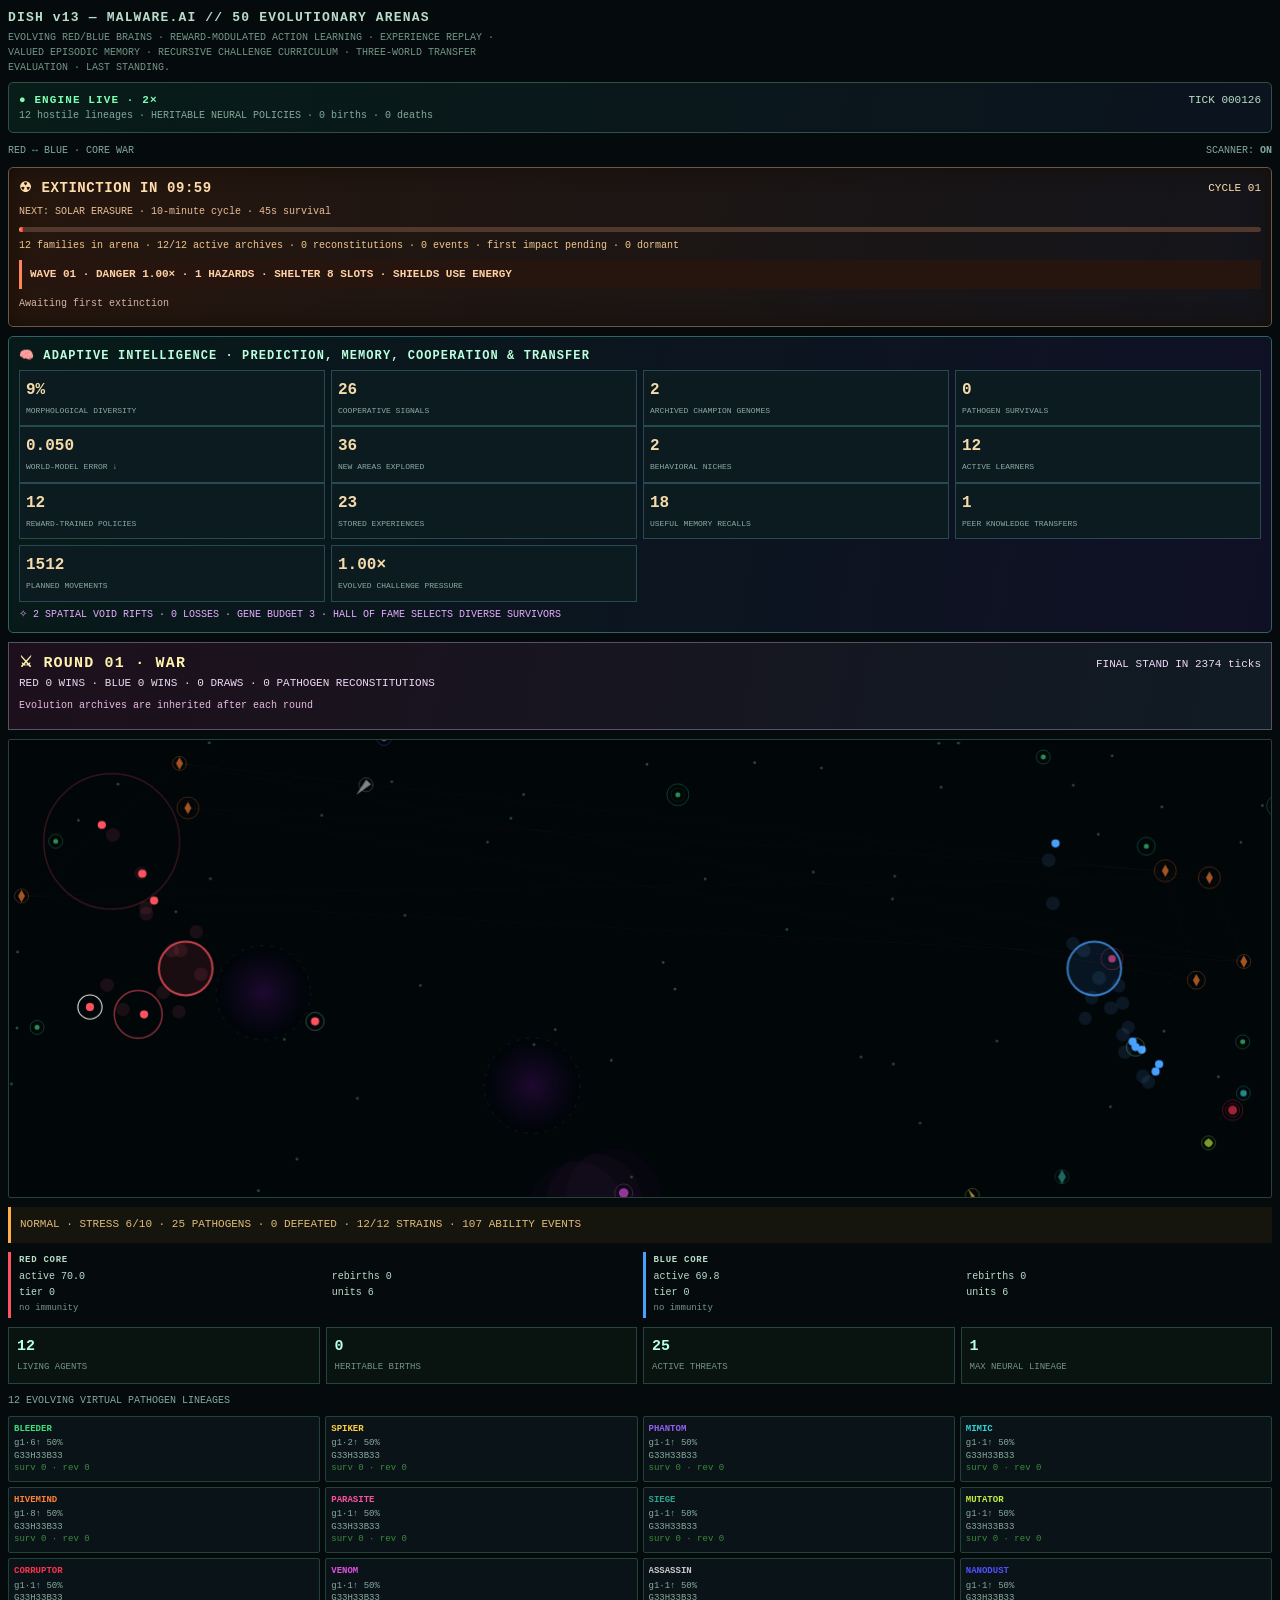
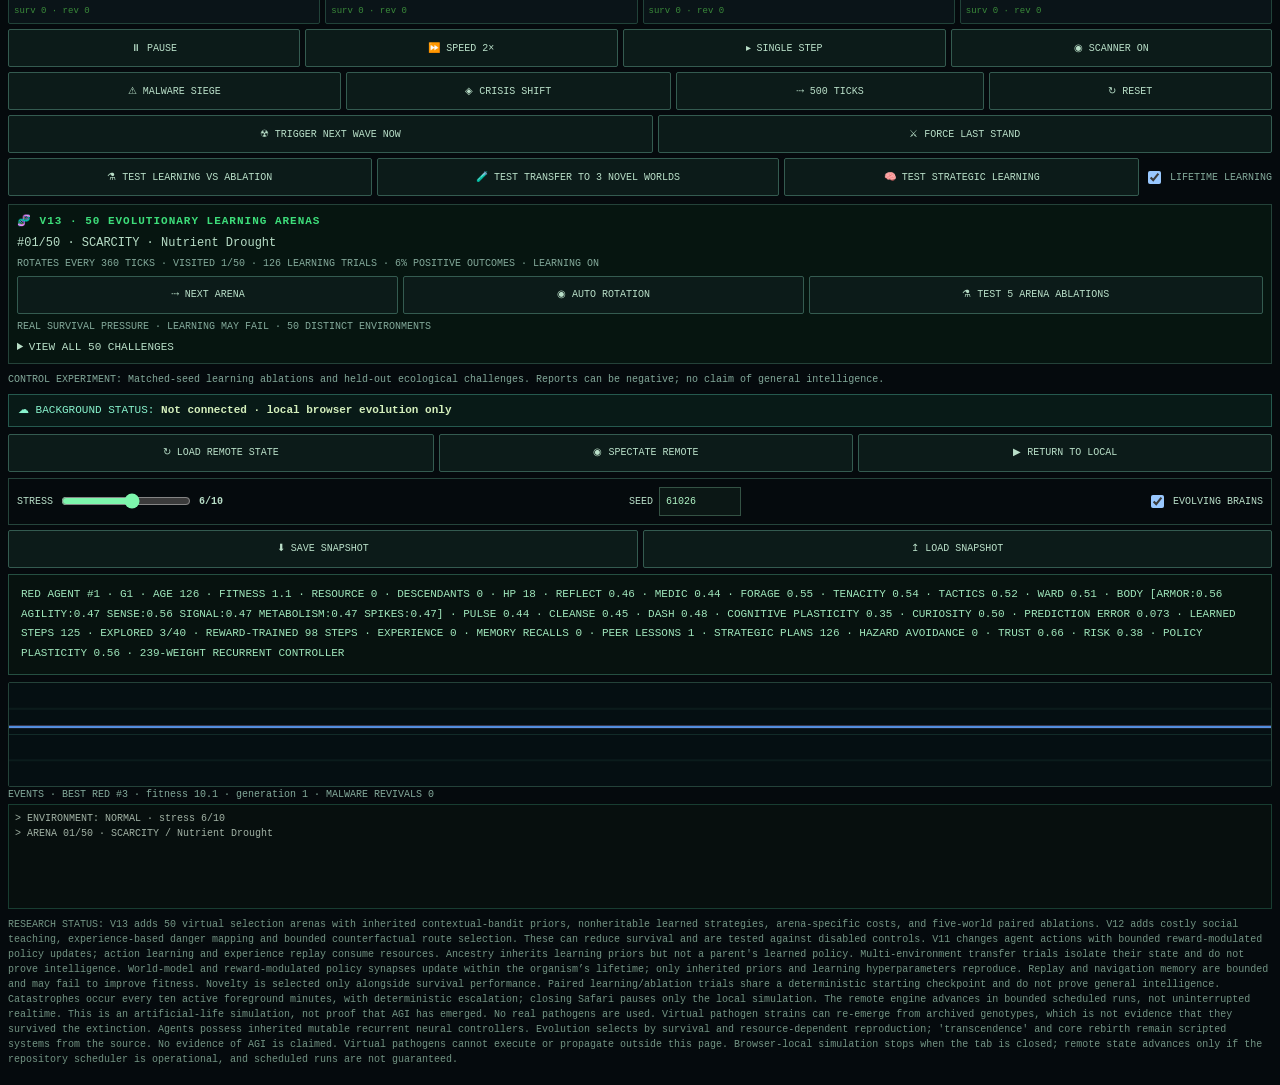
<file: dish-malware-ai-v13-fifty-opportunities/index.html>
<!DOCTYPE html>
<html lang="en">
<head>
<meta charset="utf-8">
<meta name="viewport" content="width=device-width,initial-scale=1,viewport-fit=cover">
<title>DISH v13 — MALWARE.AI // 50 EVOLUTIONARY ARENAS</title>
<!-- Self-contained offline simulation. No external dependencies. -->
<style>
:root{
  --bg:#050a0d;--dish:#010609;--ink:#b8dec7;--mut:#739584;
  --red:#ff5361;--blue:#49a1ff;--food:#28502c;--line:#244239;
  --m0:#3ddd7a;--m1:#ffd040;--m2:#9060f0;--m3:#30d4d4;
  --m4:#ff8030;--m5:#ff50a0;--m6:#30a090;--m7:#c0f040;
  --m8:#ff3050;--m9:#e050e0;--m10:#c8c8c8;--m11:#5050ff;
  color-scheme:dark;
  padding-top:env(safe-area-inset-top,0px);
  padding-bottom:env(safe-area-inset-bottom,0px);
}
*{box-sizing:border-box}
body{margin:0;background:var(--bg);color:var(--ink);font:400 11px/1.5 ui-monospace,SFMono-Regular,Menlo,Consolas,monospace;padding:8px}
h1{font-size:13px;font-weight:600;margin:0 0 2px;letter-spacing:.09em}
p.sub{margin:0 0 7px;color:var(--mut);font-size:10px;max-width:84ch}
canvas{display:block;width:100%;height:51vh;min-height:290px;max-height:650px;background:var(--dish);border:1px solid var(--line);border-radius:2px}
.r2{display:grid;grid-template-columns:1fr 1fr;gap:5px;margin:5px 0 3px}
.box{border-left:3px solid;padding:2px 0 2px 8px}
.box.r{border-color:var(--red)}.box.b{border-color:var(--blue)}
.box b{display:block;font-weight:600;font-size:9px;letter-spacing:.08em;margin-bottom:2px}
.box .g2{display:grid;grid-template-columns:1fr 1fr;gap:1px 7px;font-size:10px}
.box .im{color:var(--mut);font-size:9px;margin-top:2px;word-break:break-all}
.cgrid{display:grid;grid-template-columns:repeat(4,1fr);gap:3px;margin:3px 0}
.cbox{font-size:9px;padding:2px 5px;border:1px solid var(--line);border-radius:2px;overflow:hidden}
.cbox .n{font-weight:600;white-space:nowrap;overflow:hidden;text-overflow:ellipsis;margin-bottom:1px}
.cbox .ci{color:var(--mut);font-size:8px;line-height:1.4}
.cbox .ci .st{color:#3a8a3a}
.ctl{display:flex;gap:5px;margin:5px 0}
button{font:inherit;font-size:10px;color:var(--ink);background:transparent;border:1px solid var(--mut);border-radius:2px;padding:4px 10px;cursor:pointer}
button:focus-visible{outline:2px solid var(--blue);outline-offset:2px}
.log{height:44px;overflow:hidden;font-size:9px;color:var(--mut);margin-top:2px}
.note{margin-top:8px;color:var(--mut);font-size:10px}
#evolutionLab{border:1px solid #2f6260;background:linear-gradient(100deg,#071a19,#101025);padding:10px;margin:8px 0;border-radius:5px}
#evolutionLab h2{font-size:12px;color:#baffdd;letter-spacing:.09em;margin:0 0 5px}
#evolutionLab .metrics{display:grid;grid-template-columns:repeat(4,minmax(0,1fr));gap:6px}
#evolutionLab .cell{background:#0b1b20;padding:7px 6px;border:1px solid #274a52}
#evolutionLab .cell b{display:block;color:#f5dba9;font-size:16px}
#evolutionLab .cell span{font-size:8px;color:#8caba5}
#rifts{color:#e7aaff;font-size:10px;margin-top:5px}
@media(max-width:510px){#evolutionLab .metrics{grid-template-columns:repeat(2,minmax(0,1fr))}}

#lastStand{border:1px solid #5a5066;background:linear-gradient(100deg,#1d101c,#101b24);padding:10px;margin:9px 0;color:#efd8f5}
#lastStand strong{font-size:15px;color:#fff3ae;letter-spacing:.08em}
#roundHistory{font-size:10px;margin:6px 0;color:#e9bbe2}
#remote{border:1px solid #25594e;background:#081a17;padding:7px 9px;font-size:11px;margin:7px 0;color:#88f3cd}
#cloudState{color:#d4efbc}
#lastStand.sudden{border-color:#ff5361;box-shadow:0 0 16px #93203033}

.v5hdr{border:1px solid #315045;padding:9px 10px;margin:7px 0 10px;background:linear-gradient(100deg,#081c18,#0b131e);border-radius:5px}
.live{color:#7cffb2;font-weight:700;letter-spacing:.1em;display:inline-block}
.small{color:#83a99a;font-size:10px}.v5row{display:flex;gap:12px;flex-wrap:wrap;justify-content:space-between;align-items:center}
.pulse{display:inline-block;width:8px;height:8px;background:#46fca1;border-radius:100%;box-shadow:0 0 10px #46fca1;margin-right:8px}
#world{border-left:3px solid #ffaf4a;padding:9px;margin:9px 0;background:#15150e;min-height:36px;color:#e2bb77}
#detail{border:1px solid #254f41;padding:10px 12px;line-height:1.8;background:#07120f;min-height:62px;margin:6px 0;color:#9fe6bb}
#chart{display:block;height:105px;min-height:105px;max-height:105px;width:100%;margin-top:7px}
.grid5{display:grid;grid-template-columns:repeat(4,minmax(0,1fr));gap:6px;margin:9px 0}
.metric{border:1px solid #25443b;padding:8px;background:#091410}.metric b{display:block;font-size:15px;color:#b9ffe3}.metric span{font-size:9px;color:var(--mut)}
#c{touch-action:manipulation}
label{font-size:10px;display:flex;align-items:center;gap:6px}input[type=range]{accent-color:#7df6ac;width:130px} input[type=number]{font:inherit;width:82px;background:#0b1715;color:#aff4c5;border:1px solid #345244;padding:6px}
button{border-color:#345b50;color:#b9dfc8;min-height:38px;background:#0c1b19;flex:1 1 auto}button:active{background:#22503c}
.cgrid{gap:5px}.cbox{background:#0a1418;border-color:#214239;padding:6px 5px;font-size:9px}.cbox .ci{color:#88aa9b;font-size:9px}
.ctl{flex-wrap:wrap}.row-setting{display:flex;justify-content:space-between;gap:8px;align-items:center;flex-wrap:wrap;border:1px solid #25443b;padding:8px;margin-top:6px}
.log{height:105px;overflow:auto;color:#b8cabb;font-size:10px;background:#070f0e;border:1px solid #183d31;padding:6px}
#extHud{border:1px solid #6b5743;background:linear-gradient(100deg,#25160d,#14151b);padding:10px;margin:9px 0;color:#ffdcac;border-radius:5px;box-shadow:inset 0 0 20px #160e08}
#extHud.warning{border-color:#ffa447;background:linear-gradient(100deg,#442b10,#211b12)}
#extHud.impact{border-color:#ff4255;background:linear-gradient(100deg,#451119,#270b19);box-shadow:0 0 25px #5b162866}
#extHud .big{font-size:14px;font-weight:800;letter-spacing:.04em}
#extDetail{margin:5px 0;font-size:10px;color:#eabf97}
#extTrack{height:5px;background:#50382d;border-radius:5px;overflow:hidden;margin-top:8px}
#extFill{height:100%;width:0;background:linear-gradient(90deg,#ffad42,#fb304b);transition:width .15s}
#extTally{color:#f0c78f;font-size:10px;margin:6px 0}
#waveChallenge{margin:7px 0;color:#ffd0a4;border-left:3px solid #ff8559;padding:6px 8px;background:#26150e;font-weight:700;font-size:11px}
#waveHistory{display:flex;flex-wrap:wrap;gap:5px;margin:5px 0;font-size:10px;color:#d6b4a5}
#waveHistory .wave{border:1px solid #65443b;padding:4px 6px;border-radius:3px;background:#21130d}
#waveHistory .gone{color:#ff8190}
@media (max-width:510px){.grid5{grid-template-columns:repeat(2,minmax(0,1fr))}body{padding:9px}h1{font-size:14px}.cgrid{grid-template-columns:repeat(3,minmax(0,1fr))}.r2{gap:9px}.box{padding:6px}.box .g2{grid-template-columns:1fr;font-size:11px}}
</style>
</head>
<body>
<h1>DISH v13 — MALWARE.AI // 50 EVOLUTIONARY ARENAS</h1>
<p class="sub">EVOLVING RED/BLUE BRAINS · REWARD-MODULATED ACTION LEARNING · EXPERIENCE REPLAY · VALUED EPISODIC MEMORY · RECURSIVE CHALLENGE CURRICULUM · THREE-WORLD TRANSFER EVALUATION · LAST STANDING.</p>
<div class="v5hdr"><div class="v5row"><span class="live" id="runStatus">◌ STARTING ENGINE…</span><span id="tickStatus">TICK 000000</span></div><div class="small" id="underStatus">Preparing digital organisms</div></div>
<div class="v5row small"><span>RED ↔ BLUE · CORE WAR</span><span>SCANNER: <b id="scannerLabel">OFF</b></span></div>
<div id="extHud" aria-live="polite"><div class="v5row"><span class="big" id="extTitle">☢ EXTINCTION IN 10:00</span><span id="extEpoch">CYCLE 01</span></div><div id="extDetail">HARDER EACH WAVE · escalating multi-hazard extinction · heritable survival</div><div id="extTrack"><div id="extFill"></div></div><div id="extTally">12 potential lineages · survival without guaranteed rescue</div><div id="waveChallenge">WAVE 01 · 1.00× · SINGLE HAZARD</div><div id="waveHistory">Awaiting first extinction</div></div>
<div id="evolutionLab" aria-live="polite"><h2>🧠 ADAPTIVE INTELLIGENCE · PREDICTION, MEMORY, COOPERATION & TRANSFER</h2><div class="metrics">
<div class="cell"><b id="morphDiv">0%</b><span>MORPHOLOGICAL DIVERSITY</span></div>
<div class="cell"><b id="signalCount">0</b><span>COOPERATIVE SIGNALS</span></div>
<div class="cell"><b id="championCount">0</b><span>ARCHIVED CHAMPION GENOMES</span></div>
<div class="cell"><b id="resilienceCount">0</b><span>PATHOGEN SURVIVALS</span></div>
</div><div class="metrics cognitive-metrics">
<div class="cell"><b id="predictionError">—</b><span>WORLD-MODEL ERROR ↓</span></div>
<div class="cell"><b id="explorationCells">0</b><span>NEW AREAS EXPLORED</span></div>
<div class="cell"><b id="novelArchive">0</b><span>BEHAVIORAL NICHES</span></div>
<div class="cell"><b id="plasticCount">0</b><span>ACTIVE LEARNERS</span></div>
</div><div class="metrics cognitive-metrics">
<div class="cell"><b id="policyLearners">0</b><span>REWARD-TRAINED POLICIES</span></div>
<div class="cell"><b id="replayCount">0</b><span>STORED EXPERIENCES</span></div>
<div class="cell"><b id="memoryRecall">0</b><span>USEFUL MEMORY RECALLS</span></div><div class="cell"><b id="peerLessons">0</b><span>PEER KNOWLEDGE TRANSFERS</span></div><div class="cell"><b id="strategicPlans">0</b><span>PLANNED MOVEMENTS</span></div>
<div class="cell"><b id="curriculumScore">1.00×</b><span>EVOLVED CHALLENGE PRESSURE</span></div>
</div><div id="rifts">✧ REALITY RIFTS · Dynamic spatial hazards and gene-cost trade-offs</div></div>
<div id="lastStand" aria-live="polite"><div class="v5row"><strong id="roundTitle">⚔ ROUND 01 · LAST ONE STANDING</strong><span id="roundClock">WAR PHASE</span></div><div id="roundScore">RED 0 WINS · BLUE 0 WINS · 0 DRAWS</div><div id="roundHistory">The final surviving faction wins the round. Neural traits are inherited across rounds.</div></div>
<canvas id="c" aria-label="Live simulated ecosystem: red and blue organisms and virtual pathogens"></canvas><div id="world">Initializing ecosystem…</div>
<div class="r2">
  <div class="box r"><b>RED CORE</b>
    <div class="g2"><span id="r-m">—</span><span id="r-rb">—</span><span id="r-t">—</span><span id="r-u">—</span></div>
    <div class="im" id="r-im"></div>
  </div>
  <div class="box b"><b>BLUE CORE</b>
    <div class="g2"><span id="b-m">—</span><span id="b-rb">—</span><span id="b-t">—</span><span id="b-u">—</span></div>
    <div class="im" id="b-im"></div>
  </div>
</div>
<div class="grid5">
 <div class="metric"><b id="statPop">12</b><span>LIVING AGENTS</span></div><div class="metric"><b id="statBirths">0</b><span>HERITABLE BIRTHS</span></div>
 <div class="metric"><b id="statMal">0</b><span>ACTIVE THREATS</span></div><div class="metric"><b id="statBrain">1</b><span>MAX NEURAL LINEAGE</span></div>
</div>
<div class="small" style="margin:8px 0">12 EVOLVING VIRTUAL PATHOGEN LINEAGES</div><div class="cgrid" id="cgrid"></div>
<div class="ctl"><button id="pp">⏸ PAUSE</button><button id="sp">⏩ SPEED 2×</button><button id="one">▸ SINGLE STEP</button><button id="scan">◉ SCANNER ON</button></div>
<div class="ctl"><button id="siege">⚠ MALWARE SIEGE</button><button id="famine">◈ CRISIS SHIFT</button><button id="skip">⤏ 500 TICKS</button><button id="rs">↻ RESET</button></div>
<div class="ctl"><button id="extTest">☢ TRIGGER NEXT WAVE NOW</button><button id="duel">⚔ FORCE LAST STAND</button></div>
<div class="ctl"><button id="probe">⚗ TEST LEARNING VS ABLATION</button><button id="transferProbe">🧪 TEST TRANSFER TO 3 NOVEL WORLDS</button><button id="strategyProbe">🧠 TEST STRATEGIC LEARNING</button><label class="small" style="align-self:center"><input type="checkbox" id="cognition" checked> LIFETIME LEARNING</label></div>
<section id="opportunityLab" style="border:1px solid #244239;padding:8px;margin:8px 0;background:#061510">
 <div style="color:#3ddd7a;font-weight:700;letter-spacing:.09em">🧬 V13 · 50 EVOLUTIONARY LEARNING ARENAS</div>
 <div id="opportunityCurrent" style="font-size:12px;margin:4px 0">INITIALIZING 50 ARENAS…</div>
 <div id="opportunityMetrics" class="small">INHERITED STRATEGY PRIORS · LIFETIME BANDIT LEARNING</div>
 <div class="ctl" style="flex-wrap:wrap"><button id="opportunityNext">⤏ NEXT ARENA</button><button id="opportunityAuto">◉ AUTO ROTATION</button><button id="opportunityProbe">⚗ TEST 5 ARENA ABLATIONS</button></div>
 <div id="opportunityResult" class="small" aria-live="polite">REAL SURVIVAL PRESSURE · LEARNING MAY FAIL · 50 DISTINCT ENVIRONMENTS</div>
 <details style="margin-top:5px"><summary style="cursor:pointer">VIEW ALL 50 CHALLENGES</summary><div id="opportunityCatalog" style="margin-top:5px"></div></details>
</section>
<div id="probeResult" class="small" aria-live="polite">CONTROL EXPERIMENT: Matched-seed learning ablations and held-out ecological challenges. Reports can be negative; no claim of general intelligence.</div>
<div id="remote">☁ BACKGROUND STATUS: <strong id="cloudState">Not connected · local browser evolution only</strong></div>
<div class="ctl"><button id="cloudOnce">↻ LOAD REMOTE STATE</button><button id="cloudSpectate">◉ SPECTATE REMOTE</button><button id="cloudLocal">▶ RETURN TO LOCAL</button></div>
<div class="row-setting"><label>STRESS <input id="stress" type="range" min="1" max="10" value="6"><b id="stressOut">6/10</b></label><label>SEED <input id="seed" type="number" value="61026" step="1"></label><label><input type="checkbox" id="neural" checked> EVOLVING BRAINS</label></div>
<div class="ctl"><button id="save">⬇ SAVE SNAPSHOT</button><button id="load">↥ LOAD SNAPSHOT</button><input id="file" type="file" accept=".json,application/json" hidden></div>
<div id="detail">TAP AN ORGANISM TO INSPECT ITS LEARNING RULES, REWARD-MODULATED POLICY, MEMORY AND INHERITED GENOME.</div>
<canvas id="chart" aria-label="Population evolution over time"></canvas>
<div class="small">EVENTS · <span id="scoreDetails">Awaiting first epoch</span></div><div class="log" id="log"></div>
<p class="note">RESEARCH STATUS: V13 adds 50 virtual selection arenas with inherited contextual-bandit priors, nonheritable learned strategies, arena-specific costs, and five-world paired ablations. V12 adds costly social teaching, experience-based danger mapping and bounded counterfactual route selection. These can reduce survival and are tested against disabled controls. V11 changes agent actions with bounded reward-modulated policy updates; action learning and experience replay consume resources. Ancestry inherits learning priors but not a parent's learned policy. Multi-environment transfer trials isolate their state and do not prove intelligence.  World-model and reward-modulated policy synapses update within the organism’s lifetime; only inherited priors and learning hyperparameters reproduce. Replay and navigation memory are bounded and may fail to improve fitness. Novelty is selected only alongside survival performance. Paired learning/ablation trials share a deterministic starting checkpoint and do not prove general intelligence. Catastrophes occur every ten active foreground minutes, with deterministic escalation; closing Safari pauses only the local simulation. The remote engine advances in bounded scheduled runs, not uninterrupted realtime. This is an artificial-life simulation, not proof that AGI has emerged. No real pathogens are used. Virtual pathogen strains can re-emerge from archived genotypes, which is not evidence that they survived the extinction. Agents possess inherited mutable recurrent neural controllers. Evolution selects by survival and resource-dependent reproduction; 'transcendence' and core rebirth remain scripted systems from the source. No evidence of AGI is claimed. Virtual pathogens cannot execute or propagate outside this page. Browser-local simulation stops when the tab is closed; remote state advances only if the repository scheduler is operational, and scheduled runs are not guaranteed.</p>
<script>
const cv=document.getElementById('c'),ctx=cv.getContext('2d');
let randState=61026;
function reseed(s){randState=(Math.floor(Number(s))>>>0)||61026;}
function R(){randState=(randState+0x6D2B79F5)>>>0;let t=randState;t=Math.imul(t^(t>>>15),t|1);t^=t+Math.imul(t^(t>>>7),t|61);return ((t^(t>>>14))>>>0)/4294967296;}
const cl=(v,a,b)=>Math.max(a,Math.min(b,v)),TAU=Math.PI*2;
const H2=(ax,ay,bx,by)=>Math.hypot(ax-bx,ay-by);
let W,H,U,food,teams,MW,cols,mwt,vfld,tick,flashes,LOG,paused=false,speed=2;
let neuralEnabled=true,worldStress=6,scanner=true,worldShift=0,selectedUnit=0,selectedPathogen=null,unitSeq=1;
let stats={births:0,deaths:0,food:0,abilities:0,pathogenDeaths:0,crises:0};
let history=[];
// Cooperative communication is costly, inherited and fallible. No scripted group intelligence.
let signalFields=[],voidZones=[];
let behaviorArchive=[],cognitionEnabled=true,advancedLearningEnabled=true;
let curriculum={level:1,history:[]};
// DISH V13 — 50 bounded, virtual evolutionary learning arenas.
// Five contexts per domain. These are *experimental opportunities*, not 50 independent AGI algorithms.
const OPPORTUNITY_PERIOD=360,OPPORTUNITY_COUNT=50,OPPORTUNITY_ACTIONS=['FORAGE','EVADE','RALLY','EXPLORE','SHELTER'];
const OPPORTUNITY_POLICY_SIZE=OPPORTUNITY_COUNT*OPPORTUNITY_ACTIONS.length;
const OPPORTUNITY_FAMILIES=[
 ['SCARCITY',['Nutrient Drought','Patchwork Harvest','Energy Bankruptcy','Hidden Food Reserve','Famine Recovery']],
 ['PREDATION',['Ambush Corridors','Hunter Convergence','Predator Feints','Crossfire Escape','Threat Reversal']],
 ['CLIMATE',['Thermal Overload','Ionic Shock','Void Migration','Radiant Fallout','Shelter Collapse']],
 ['NAVIGATION',['Frontier Survey','Long Pilgrimage','Broken Corridor','Moving Resources','Safe-Route Discovery']],
 ['MEMORY',['Delayed Payoff','False Food Trails','Rapid Forgetting','Recall Under Fire','Map Reversal']],
 ['SOCIAL',['Peer Apprenticeship','Trust Collapse','Cooperation Tax','Rally Defense','Signal Contagion']],
 ['PLANNING',['Energy Budgeting','Two-Step Hazard','Explore Exploit','Risk Deadline','Route Replanning']],
 ['COUNTERPLAY',['Armor Arms Race','Stealth Counter','Aggressive Rival','Tactical Withdrawal','Adaptive Enemy']],
 ['MORPHOLOGY',['Armor Overload','Speed Gauntlet','Sensory Fog','Signal Bottleneck','Metabolic Sprint']],
 ['TRANSFER',['Unseen Biome','Sudden Reversal','Combined Threats','Rare Resource','Novelty Gauntlet']]
];
// Profiles: scarcity, hazard, threat, fog, social friction, novelty, fatigue, mobility, forgetting, planning.
const OPPORTUNITY_BASE=[
 [.74,.10,.10,.14,.12,.28,.44,.15,.12,.24],
 [.17,.36,.82,.28,.15,.21,.22,.18,.10,.31],
 [.28,.77,.24,.48,.17,.32,.37,.24,.15,.30],
 [.26,.31,.23,.35,.13,.82,.29,.68,.12,.65],
 [.35,.27,.20,.46,.25,.48,.27,.18,.77,.68],
 [.28,.24,.38,.33,.78,.36,.24,.25,.24,.41],
 [.37,.39,.30,.39,.24,.52,.63,.35,.28,.84],
 [.31,.39,.79,.51,.24,.35,.43,.32,.18,.56],
 [.31,.38,.39,.76,.37,.38,.74,.79,.22,.39],
 [.55,.63,.61,.58,.44,.76,.62,.61,.55,.76]
];
const OPPORTUNITY_VARIANTS=[
 [.13,-.06,-.09,.08,-.05,.08,.03,-.05,-.03,.04],
 [-.06,.11,.12,-.07,.08,-.08,.10,.08,.08,-.10],
 [.07,.07,-.06,.13,.12,.06,-.08,.11,.10,.13],
 [-.11,-.05,.17,.03,-.09,.15,.14,-.08,-.10,.07],
 [.04,.14,.08,-.11,.17,-.04,.07,.14,.15,-.08]
];
const OPPORTUNITY_KEYS=['scarcity','hazard','threat','fog','social','novelty','fatigue','mobility','forgetting','planning'];
const OPPORTUNITIES=Object.freeze(Array.from({length:OPPORTUNITY_COUNT},(_,id)=>{
 const familyId=Math.floor(id/5),variant=id%5,base=OPPORTUNITY_BASE[familyId],shift=OPPORTUNITY_VARIANTS[variant];
 const entry={id,familyId,variant,family:OPPORTUNITY_FAMILIES[familyId][0],name:OPPORTUNITY_FAMILIES[familyId][1][variant]};
 for(let i=0;i<OPPORTUNITY_KEYS.length;i++)entry[OPPORTUNITY_KEYS[i]]=cl(base[i]+shift[i]+.018*Math.sin((id+1)*(i+3)),.02,.96);
 return Object.freeze(entry);
}));
let opportunityOverride=-1,opportunityLearningEnabled=true,opportunityLast=-1,opportunityHistory=[];
let opportunityStats=Array.from({length:OPPORTUNITY_COUNT},()=>({ticks:0,attempts:0,reward:0,positive:0}));
function activeOpportunity(){
 const epoch=Math.floor(Math.max(0,tick)/OPPORTUNITY_PERIOD);
 return OPPORTUNITIES[opportunityOverride>=0?opportunityOverride:(epoch*17)%OPPORTUNITY_COUNT];
}
function recordOpportunityCycle(){
 const o=activeOpportunity();
 opportunityStats[o.id].ticks++;
 if(o.id!==opportunityLast){
  opportunityLast=o.id;
  opportunityHistory.push({tick,id:o.id,round:roundNumber});
  if(opportunityHistory.length>80)opportunityHistory.shift();
  if(tick>0)add_log('ARENA '+String(o.id+1).padStart(2,'0')+'/50 · '+o.family+' / '+o.name);
 }
 return o;
}
function makeOpportunityState(parent=null,pressure=0){
 const prior=parent?.opportunity?.genes;
 const genes=Array.isArray(prior)&&prior.length===OPPORTUNITY_POLICY_SIZE?prior.slice():
   Array.from({length:OPPORTUNITY_POLICY_SIZE},()=> (R()-.5)*.20);
 if(prior)for(let i=0;i<genes.length;i++)if(R()<.055+pressure*.05)
   genes[i]=cl(genes[i]+(R()-.5)*(.20+pressure*.17),-1.4,1.4);
 return {genes,weights:genes.slice(),baseline:Array(OPPORTUNITY_COUNT).fill(0),
  counts:Array(OPPORTUNITY_COUNT).fill(0),last:null,updates:0,positive:0};
}
// V12 snapshots are migrated without consuming PRNG state. Learned weights never
// become inheritable: offspring receive genes only, not parents' experiences.
function initOpportunityState(c){
 if(!c.opportunity||!Array.isArray(c.opportunity.genes)||c.opportunity.genes.length!==OPPORTUNITY_POLICY_SIZE){
  const genes=Array.from({length:OPPORTUNITY_POLICY_SIZE},(_,i)=>
   .035*Math.sin((i+1)*1.71+(c.curiosity||.5)*3.2));
  c.opportunity={genes,weights:genes.slice(),baseline:Array(OPPORTUNITY_COUNT).fill(0),
   counts:Array(OPPORTUNITY_COUNT).fill(0),last:null,updates:0,positive:0};
 }
 const p=c.opportunity;
 if(!Array.isArray(p.weights)||p.weights.length!==OPPORTUNITY_POLICY_SIZE)p.weights=p.genes.slice();
 if(!Array.isArray(p.baseline)||p.baseline.length!==OPPORTUNITY_COUNT)p.baseline=Array(OPPORTUNITY_COUNT).fill(0);
 if(!Array.isArray(p.counts)||p.counts.length!==OPPORTUNITY_COUNT)p.counts=Array(OPPORTUNITY_COUNT).fill(0);
 p.updates??=0;p.positive??=0;p.last??=null;
}
function opportunityReward(u,last,opp){
 const c=u.cognition;
 const foodDelta=u.harvest-last.harvest,birthDelta=u.births-last.births,damageDelta=u.damage-last.damage;
 const healthDelta=(u.hp-last.hp)/Math.max(1,u.mx),energyDelta=(u.e-last.e)/22;
 const noveltyDelta=(c.explored||0)-last.explored,socialDelta=(c.socialLessons||0)-last.social;
 const planningDelta=(c.plannedMoves||0)-last.planned;
 const survival=cl(.75*healthDelta+.22*energyDelta,-1,1);
 const universal=cl(foodDelta*.65+birthDelta*.9+damageDelta*.006+survival,-2,2);
 const familyRewards=[
  foodDelta*.65+energyDelta*.2, -Math.min(0,healthDelta)*.5+damageDelta*.006,
  healthDelta*.65,noveltyDelta*.09,foodDelta*.3+noveltyDelta*.04,
  socialDelta*.08,planningDelta*.025+energyDelta*.15,
  damageDelta*.012+healthDelta*.25,energyDelta*.3+healthDelta*.18,
  noveltyDelta*.04+foodDelta*.15+socialDelta*.04
 ];
 return cl(universal+familyRewards[opp.familyId]*.4-.008,-2.2,2.2);
}
function opportunityTarget(u,action){
 if(action===0){
  let best=null,dist=Infinity;
  for(const f of food){const d=(f.x-u.x)**2+(f.y-u.y)**2;if(d<dist){dist=d;best=f;}}
  return best?Math.atan2(best.y-u.y,best.x-u.x):u.a;
 }
 if(action===1){
  let best=null,dist=Infinity;
  for(const q of U){if(q.t===u.t)continue;const d=(q.x-u.x)**2+(q.y-u.y)**2;if(d<dist){dist=d;best=q;}}
  for(const q of MW){if(q.target!==u.t)continue;const d=(q.x-u.x)**2+(q.y-u.y)**2;if(d<dist){dist=d;best=q;}}
  for(const q of voidZones){const d=(q.x-u.x)**2+(q.y-u.y)**2;if(d<dist){dist=d;best=q;}}
  return best?Math.atan2(u.y-best.y,u.x-best.x):u.a;
 }
 if(action===2){
  let best=null,dist=Infinity;
  for(const q of U){if(q===u||q.t!==u.t)continue;const d=(q.x-u.x)**2+(q.y-u.y)**2;if(d<dist){dist=d;best=q;}}
  const t=best||teams[u.t];return Math.atan2(t.y-u.y,t.x-u.x);
 }
 if(action===3){
  const c=u.cognition,visits=c.visits||[],cell=memoryCell(u.x,u.y);
  const cx=cell%EPISODIC_W,cy=Math.floor(cell/EPISODIC_W);
  let best=cell,min=Infinity;
  for(let dy=-1;dy<=1;dy++)for(let dx=-1;dx<=1;dx++){
   const x=cx+dx,y=cy+dy;if(x<0||y<0||x>=EPISODIC_W||y>=EPISODIC_H)continue;
   const idx=y*EPISODIC_W+x,score=(visits[idx]||0)+.06*Math.abs(dx+dy);
   if(score<min){min=score;best=idx;}
  }
  return Math.atan2((Math.floor(best/EPISODIC_W)+.5)*H/EPISODIC_H-u.y,
   ((best%EPISODIC_W)+.5)*W/EPISODIC_W-u.x);
 }
 if(refugia.length&&catStatus()==='warning'){
  let best=null,dist=Infinity;
  for(const q of refugia){const d=(q.x-u.x)**2+(q.y-u.y)**2;if(d<dist){dist=d;best=q;}}
  if(best)return Math.atan2(best.y-u.y,best.x-u.x);
 }
 return Math.atan2(teams[u.t].y-u.y,teams[u.t].x-u.x);
}
function learnOpportunity(u){
 const c=u.cognition;if(!c||!cognitionEnabled||!advancedLearningEnabled||!opportunityLearningEnabled)return;
 initOpportunityState(c);
 const p=c.opportunity,o=activeOpportunity(),last=p.last;
 if(last){
  const previous=OPPORTUNITIES[last.id],reward=opportunityReward(u,last,previous);
  const idx=last.id*OPPORTUNITY_ACTIONS.length+last.action;
  const advantage=cl(reward-p.baseline[last.id],-2,2);
  const rate=.018+.07*c.policyPlasticity;
  p.weights[idx]=cl(p.weights[idx]+rate*advantage,-2,2);
  p.baseline[last.id]=cl(p.baseline[last.id]*.96+.04*reward,-2,2);
  p.counts[last.id]++;p.updates++;if(reward>0)p.positive++;
  const tally=opportunityStats[last.id];tally.attempts++;tally.reward+=reward;if(reward>0)tally.positive++;
 }
 const hungry=cl((u.g.split-u.e)/Math.max(1,u.g.split),0,1);
 const wounded=cl(1-u.hp/Math.max(1,u.mx),0,1);
 const scoreBias=[hungry*.22,wounded*.24,o.social*.12,o.novelty*.12,o.hazard*.12];
 const offset=o.id*OPPORTUNITY_ACTIONS.length;
 let action=0,best=-Infinity;
 for(let k=0;k<OPPORTUNITY_ACTIONS.length;k++){
  const value=p.weights[offset+k]+scoreBias[k];
  if(value>best){best=value;action=k;}
 }
 if(R()<(.04+.16*c.policyExploration))action=Math.floor(R()*OPPORTUNITY_ACTIONS.length);
 p.last={id:o.id,action,angle:opportunityTarget(u,action),
  hp:u.hp,e:u.e,harvest:u.harvest,births:u.births,damage:u.damage,
  explored:c.explored||0,social:c.socialLessons||0,planned:c.plannedMoves||0};
 u.e-=.001+.002*c.policyPlasticity;
}
function opportunityGuidance(u){
 if(!cognitionEnabled||!advancedLearningEnabled||!opportunityLearningEnabled||!u.cognition||u.e<.7)
  return {angle:u.a,strength:0};
 const p=u.cognition.opportunity;if(!p)return {angle:u.a,strength:0};
 if(tick%11===u.id%11)learnOpportunity(u);
 const last=p.last;if(!last||last.id!==activeOpportunity().id)return {angle:u.a,strength:0};
 const confidence=cl(.13+.10*p.weights[last.id*OPPORTUNITY_ACTIONS.length+last.action],.04,.30);
 return {angle:last.angle,strength:confidence};
}
function opportunityPulse(u,o){
 if(tick%17!==u.id%17)return;
 const armor=cl(u.morph?.armor||.5,0,1),metabolism=cl(u.morph?.metabolism||.5,0,1);
 u.e-=o.fatigue*.045*(1-.45*metabolism);
 if(o.hazard>.22){
  for(const z of voidZones)if(H2(z.x,z.y,u.x,u.y)<z.r+14){
   u.hp-=o.hazard*.10*(1-.60*armor);break;
  }
 }
 if(o.forgetting>.3&&tick%119===u.id%119&&u.cognition?.memoryValue){
  const loss=1-.10*o.forgetting;
  for(let i=0;i<u.cognition.memoryValue.length;i++)u.cognition.memoryValue[i]*=loss;
 }
}
function opportunityHud(){
 const o=activeOpportunity(),stats=opportunityStats[o.id],el=id=>document.getElementById(id);
 if(!el('opportunityCurrent'))return;
 el('opportunityCurrent').textContent='#'+String(o.id+1).padStart(2,'0')+'/50 · '+o.family+' · '+o.name;
 el('opportunityMetrics').textContent='ROTATES EVERY '+OPPORTUNITY_PERIOD+' TICKS · VISITED '+opportunityStats.filter(q=>q.ticks>0).length+
  '/50 · '+stats.attempts+' LEARNING TRIALS · '+(stats.attempts?Math.round(100*stats.positive/stats.attempts):0)+
  '% POSITIVE OUTCOMES · '+(opportunityLearningEnabled?'LEARNING ON':'CONTROL OFF');
 if(tick%90<6||opportunityLast!==opportunityHud.last){
  opportunityHud.last=opportunityLast;
  el('opportunityCatalog').innerHTML=OPPORTUNITIES.map(q=>{
   const st=opportunityStats[q.id];
   return '<span style="display:inline-block;padding:2px 5px;margin:2px;border:1px solid '+
    (q.id===o.id?'#3ddd7a':'#244239')+';color:'+(st.ticks>0?'#b8dec7':'#739584')+'">'+
    String(q.id+1).padStart(2,'0')+' '+q.name+'</span>';
  }).join('');
 }
}
function runOpportunityProbe(steps=75){
 const original=engineSnapshot(),wasSpectating=spectating,start=JSON.parse(original);
 const n=cl(Math.floor(Number(steps)||75),10,130),arenas=[0,11,22,33,44],trials=[];
 try{
  for(const id of arenas){
   const pair=[];
   for(const enabled of [true,false]){
    restoreSnapshot(original,true);
    opportunityOverride=id;opportunityLearningEnabled=enabled;
    for(let i=0;i<n;i++)step();
    pair.push({fitness:U.reduce((v,u)=>v+scoreUnit(u),0),
      harvest:stats.food-(start.stats?.food||0),survivors:U.length});
   }
   trials.push({arena:id+1,delta:Number((pair[0].fitness-pair[1].fitness).toFixed(2)),learning:pair[0],control:pair[1]});
  }
 }finally{restoreSnapshot(original,true);spectating=wasSpectating;}
 const mean=Number((trials.reduce((v,q)=>v+q.delta,0)/trials.length).toFixed(2));
 document.getElementById('opportunityResult').textContent='5 ARENA ABLATIONS · '+n+' TICKS EACH · MEAN Δ FITNESS '+mean+
  ' · '+trials.map(q=>'#'+q.arena+' '+q.delta).join(' / ')+' · NEGATIVE RESULTS POSSIBLE';
 hud();draw();
 return {mean,trials,restored:engineSnapshot()===original};
}

const POLICY_SIZE=NN_SAFE_POLICY_SIZE(), EXPERIENCE_LIMIT=12;
function NN_SAFE_POLICY_SIZE(){return 8*7+7;}
function updateCurriculum(winner,redPerformance,bluePerformance){
 const accomplished=winner!=='draw' && Math.max(redPerformance,bluePerformance)>=5;
 const step=accomplished?.17:-.11;
 curriculum.level=cl(curriculum.level+step,1,4.5);
 curriculum.history.push({round:roundNumber,winner,level:Number(curriculum.level.toFixed(3))});
 if(curriculum.history.length>20)curriculum.history.shift();
 return curriculum.level;
}
// World-model learning and novelty search are statistical experiments, not evidence of AGI.
const COG_OUT=6, COG_CONTEXT=NN_SAFE_CONTEXT(), COG_GENES=COG_OUT*(COG_CONTEXT+1);
const EPISODIC_W=8,EPISODIC_H=5, BEHAVIOR_ARCHIVE_LIMIT=64;
const STRATEGY_MEMORY_SIZE=EPISODIC_W*EPISODIC_H;
function NN_SAFE_CONTEXT(){return 8;}
const SIGNAL_LIMIT=90, GENE_BUDGET=3;
const MORPH_KEYS=['armor','agility','sense','signal','metabolism','spikes'];
function morphNeutral(){return Object.fromEntries(MORPH_KEYS.map(k=>[k,.5]));}
// A zero-sum physiological budget: better armor means fewer resources for speed,
// sensing, communication, energy metabolism or counterattack.
function normalizeMorph(raw){
 const genes={};let free=[...MORPH_KEYS],remaining=GENE_BUDGET;
 for(const k of MORPH_KEYS)genes[k]=Math.max(.01,Number(raw?.[k])||.5);
 for(let pass=0;pass<10&&free.length;pass++){
  const total=free.reduce((n,k)=>n+genes[k],0),next=[];let changed=false;
  for(const k of free){const share=remaining*genes[k]/(total||1);
   if(share<.08){genes[k]=.08;remaining-=.08;changed=true;}
   else if(share>.92){genes[k]=.92;remaining-=.92;changed=true;}
   else next.push(k);
  }
  if(!changed){for(const k of free)genes[k]=remaining*genes[k]/(total||1);return genes;}
  free=next;
 }
 if(free.length){const total=free.reduce((n,k)=>n+genes[k],0);for(const k of free)genes[k]=remaining*genes[k]/(total||1);}
 return genes;
}
function mkMorph(parent=null,pressure=0,mate=null){
 const genes=parent?{...parent}:morphNeutral();
 for(const k of MORPH_KEYS){if(mate&&R()<.43)genes[k]=(genes[k]+mate[k])*.5;
  if(R()<.40+pressure*.2)genes[k]+=(R()-.5)*(.24+pressure*.26);
 }
 return normalizeMorph(genes);
}
function morphDist(a,b){return MORPH_KEYS.reduce((n,k)=>n+Math.abs((a?.[k]??.5)-(b?.[k]??.5)),0)/MORPH_KEYS.length;}
function emitSignal(u){
 if(u.e<1.2||tick-(u.signalAt??-100)<31||signalFields.length>=SIGNAL_LIMIT)return false;
 const intent=u.intent?.[6]||0;if(intent<.15)return false;
 const strength=.3+.9*u.morph.signal;
 u.e-=.075+.09*u.morph.signal;u.signalAt=tick;
 signalFields.push({x:u.x,y:u.y,t:u.t,weight:strength,ttl:135+Math.floor(u.morph.signal*150),kind:u.harvest>1?'FORAGE':'RALLY'});
 return true;
}
function signalVector(u){
 let x=0,y=0,n=0;
 for(const q of signalFields){if(q.t!==u.t)continue;
  const dx=q.x-u.x,dy=q.y-u.y,d=Math.hypot(dx,dy),range=25+u.g.sense*(.5+u.morph.sense);
  if(d>range||d<8)continue;
  const value=(q.weight/(15+d))*(q.kind==='FORAGE'&&u.e<4?1.3:1);
  x+=dx/d*value;y+=dy/d*value;n++;
 }
 const length=Math.hypot(x,y);return length>1e-8?{x:x/length,y:y/length,n}:{x:0,y:0,n:0};
}
function spawnVoidZones(){
 voidZones=Array.from({length:2+Math.min(2,Math.floor(roundNumber/9))},(_,i)=>({
  x:W*(.12+R()*.76),y:H*(.14+R()*.72),r:25+R()*30,strength:.4+R()*.5,
  phase:R()*TAU
 }));
}
function applyVoidDamage(u){
 if(tick%8!==0)return;
 for(const z of voidZones){const d=H2(u.x,u.y,z.x,z.y);if(d>=z.r)continue;
  const effect=(1-d/z.r)*z.strength*(.5+worldStress*.11);
  const sensed=u.morph.sense>.4&&u.intent[3]<.05;
  u.hp-=effect*(.30-u.morph.armor*.12)*(sensed?.58:1);
  u.e-=effect*(.17-u.morph.metabolism*.07);
 }
}
// Archive diverse, independently successful champions without creating a winner.
function cognitiveHeritage(u){const c=u.cognition;return c?{genes:c.genes.slice(),plasticity:c.plasticity,curiosity:c.curiosity,retention:c.retention,
 policyGenes:c.policyGenes.slice(),policyPlasticity:c.policyPlasticity,policyExploration:c.policyExploration,
 trust:c.trust,planning:c.planning,riskAversion:c.riskAversion,
 opportunity:{genes:c.opportunity?.genes?.slice()||Array(OPPORTUNITY_POLICY_SIZE).fill(0)}}:null;}
function archiveChampions(team){
 const T=teams[team],live=U.filter(u=>u.t===team&&u.hp>0).sort((a,b)=>scoreUnit(b)-scoreUnit(a)).slice(0,7);
 T.hall??=[];
 for(const u of live){const fitness=scoreUnit(u);
  const novelty=noveltyScore(u),descriptor=behaviorSignature(u);
  const near=T.hall.find(c=>morphDist(c.morph,u.morph)<.075&&behaviorDistance(c.descriptor||descriptor,descriptor)<.16);
  if(near){if(fitness>near.fitness){Object.assign(near,{brain:u.brain.slice(),abilities:{...u.abilities},morph:{...u.morph},cognition:cognitiveHeritage(u),descriptor,novelty,g:{...u.g},gen:u.gen,fitness,id:u.id});}continue;}
  if(fitness<1.5)continue;
  T.hall.push({id:u.id,brain:u.brain.slice(),abilities:{...u.abilities},morph:{...u.morph},cognition:cognitiveHeritage(u),descriptor,novelty,g:{...u.g},gen:u.gen,fitness});
  recordNiche(u,novelty);
  T.hall.sort((a,b)=>(b.fitness+b.novelty*1.8)-(a.fitness+a.novelty*1.8));
  if(T.hall.length>6)T.hall.length=6;
 }
}

// Last-one-standing tournaments: actual elimination decides winners; a time-limited
// attrition stage makes endless defensive stalemates possible to resolve.
const ROUND_NORMAL_TICKS=2500, ROUND_STAND_TICKS=950;
let roundNumber=1,roundStartTick=0,roundPhase='WAR',roundScore={red:0,blue:0,draw:0},roundHistory=[];
let pathogenResurrections=0;
let spectating=false,cloudLastSync=0,cloudError='',cloudStatus='LOCAL ONLY';
const CLOUD_STATE_URL='https://raw.githubusercontent.com/reppiks490/builds/main/dish-malware-ai-v13-fifty-opportunities/state/latest.json';
// CATACLYSM CLOCK: real active foreground time, independent of simulation speed.
const EXT_PERIOD=10*60*1000, EXT_WARN=60*1000, EXT_DURATION=45*1000;
const HAZARDS=[
 {name:'SOLAR ERASURE',gene:'heat',tint:'#ff6c32',icon:'☀'},
 {name:'ABSOLUTE ZERO',gene:'frost',tint:'#90eaff',icon:'❄'},
 {name:'RADIANT COLLAPSE',gene:'ion',tint:'#c0a1ff',icon:'☢'},
 {name:'ENTROPY RUPTURE',gene:'entropy',tint:'#ff4b98',icon:'✧'}
];
// Artificial survival phenotypes. All are bounded numerical alleles; no executable pathogen code.
const SURV_GENES=['heat','frost','ion','entropy','shell','dormancy','sensing','repair','mobility','aegis','forage','resilience'];
function waveDifficulty(epoch){
 const n=Math.max(1,Math.min(10000,Math.floor(Number(epoch)||1))),k=n-1;
 return {epoch:n, multiplier:1+.26*k+.034*Math.pow(k,1.33),
  duration:EXT_DURATION+Math.min(90000,k*6500),
  hazards:[HAZARDS[k%4],...(n>=3?[HAZARDS[n%4]]:[]),...(n>=7?[HAZARDS[(n+1)%4]]:[])],
  capacity:Math.max(1,8-Math.floor(k/2)),refugeRadius:Math.max(.43,1-.045*k),
  erosion:.0015+.00065*k};
}
function geneCrossover(a,b,rate=.15){
 const combined={};for(const k of SURV_GENES)combined[k]=R()<.5?(a?.[k]??.5):(b?.[k]??.5);
 return geneMutate(combined,rate);
}
let activeMs=0,extinctionEpoch=0,cataclysm=null,extinctionReport=[],refugia=[],lastFrameAt=performance.now();
function createRefugia(){
 if(refugia.length)return;
 const challenge=waveDifficulty(extinctionEpoch+1);
 refugia=Array.from({length:3},(_,i)=>({x:W*(.16+.68*R()),y:H*(.18+.64*R()),r:(21+R()*16)*challenge.refugeRadius,integrity:1}));
 add_log('REFUGIA · '+challenge.capacity+' protected slots per shelter · shrinking protection at wave '+challenge.epoch);
}
function nearestRefuge(m){return refugia.reduce((best,r)=>{const d=H2(m.x,m.y,r.x,r.y);return !best||d<best.d?{r,d}:best},null);}

function aliveStrains(){return Array.from({length:12},(_,type)=>type).filter(i=>!cols[i]?.extinct).length;}
function countdown(ms){const s=Math.max(0,Math.ceil(ms/1000));return String(Math.floor(s/60)).padStart(2,'0')+':'+String(s%60).padStart(2,'0');}
function geneSeed(){return Object.fromEntries(SURV_GENES.map(k=>[k,cl(.17+R()*.75,.02,.98)]));}
// Mutation operates on individual genomes, not arbitrary colony-wide stat bonuses.
function geneMutate(parent,rate=.15){return Object.fromEntries(SURV_GENES.map(k=>[k,cl((parent?.[k]??.5)+(R()-.5)*rate,.02,.98)]));}
function catStatus(){if(cataclysm?.active)return 'impact';const left=EXT_PERIOD-(activeMs%EXT_PERIOD);return left<=EXT_WARN?'warning':'calm';}
function startCataclysm(manual=false){
 if(cataclysm?.active)return false;
 createRefugia();
 extinctionEpoch++;
 const challenge=waveDifficulty(extinctionEpoch);
 const hazard=challenge.hazards[0];
 cataclysm={active:true,manual,start:activeMs,end:activeMs+challenge.duration,nextPulse:activeMs+1000,hazard,challenge,
 initial:MW.length,previous:aliveStrains(),dead:0,spores:0};
 for(const m of MW){m.extSurvivor=false;}
 add_log('☢ WAVE '+extinctionEpoch+' | '+challenge.multiplier.toFixed(2)+'× | '+challenge.hazards.map(h=>h.name).join(' + ')+' | '+aliveStrains()+' lineages');
 return true;
}
function pulseCataclysm(){
 if(!cataclysm?.active)return;
 const ch=cataclysm.challenge||waveDifficulty(extinctionEpoch);
 // Shelters are spatial and overcrowdable. A lineage cannot protect itself by
 // simply setting a bit: reaching refuge, getting a slot, and paying energy matter.
 const protectedIds=new Set();
 for(const r of refugia){
  const crowd=MW.filter(m=>m.hp>0&&H2(m.x,m.y,r.x,r.y)<r.r&&r.integrity>.12);
  crowd.sort((a,b)=>((b.survival?.mobility||.5)+(b.survival?.sensing||.5))-((a.survival?.mobility||.5)+(a.survival?.sensing||.5)) || String(a.id).localeCompare(String(b.id)));
  crowd.slice(0,ch.capacity).forEach(m=>protectedIds.add(m.id));
  r.integrity=Math.max(0,(r.integrity??1)-ch.erosion);
 }
 for(let i=MW.length-1;i>=0;i--){
  const m=MW[i],g=m.survival||geneSeed();
  const resistance=ch.hazards.reduce((a,h)=>a+g[h.gene],0)/ch.hazards.length;
  const innate=cl(resistance*.61+g.shell*.18+g.repair*.045+g.resilience*.07,0,.90);
  const dorm=m.dormant?(.11+.20*(1-g.dormancy)):1;
  const shelter=protectedIds.has(m.id)?(.19+.13*(1-g.sensing)):1;
  // Aegis is stronger than passive armor but has a finite reserve and costs it.
  const aegis=(m.reserve||0)>.06&&g.aegis>.25;
  if(aegis)m.reserve=Math.max(0,m.reserve-(.095+.055*g.aegis)*ch.multiplier);
  const barrier=aegis?(1-.34*g.aegis):1;
  const combinator=1+.19*(ch.hazards.length-1);
  const damage=(1.85+.27*worldStress)*(1-innate)*dorm*shelter*barrier*combinator*ch.multiplier;
  m.hp-=damage;
  if(m.dormant){m.hp+=g.repair*.10;m.reserve=Math.max(0,(m.reserve||0)-.012*ch.multiplier);}
  if(m.hp<=0){brain_upd(m.type,m.drain_done,m.dmg_taken,m.target,m.pheno,m.genome);
   stats.pathogenDeaths++;cataclysm.dead++;MW.splice(i,1);}
 }
 for(const u of U){u.e-=.0045*worldStress*ch.multiplier;if(R()<.045){u.hp-=.03*worldStress*ch.multiplier/(1+u.abilities.ward);}}
 if(food.length>2&&R()<Math.min(.85,.4+.025*(ch.epoch-1)))food.splice(Math.floor(R()*food.length),1);
}
// A dead strain may return by reconstructing an archived genotype, at the cost
// of a growing cooldown and fresh mutations. Recovery is not counted as survival.
function markPathogenExtinct(type,reason='attrition'){
 const b=cols[type];if(b.extinct)return;
 const living=MW.filter(m=>m.type===type&&m.hp>0).sort((a,b)=>b.survived-a.survived);
 if(living[0])b.archive={survival:{...living[0].survival},genome:{...living[0].genome},survived:living[0].survived,id:living[0].id};
 b.extinct=true;b.reviveAt=tick+Math.round(480+(b.respawnCount||0)*170+extinctionEpoch*40);
 add_log(`🧬 ${MWC[type].n} COLLAPSED · archival reconstitution queued in ${b.reviveAt-tick} ticks (${reason})`);
}
function processPathogenRevival(){
 if(cataclysm?.active)return 0;
 let count=0;
 for(let type=0;type<12;type++){
  const b=cols[type];if(!b.extinct||tick<(b.reviveAt||0))continue;
  const archive=b.archive||{survival:b.founderSurvival,genome:mk_strat(),id:'ANCESTRAL-LIBRARY',survived:0};
  if(MW.length>=MAX_MW){b.reviveAt=tick+60;continue;}
  b.extinct=false;b.extinctionTested=true;b.gen++;b.respawnCount=(b.respawnCount||0)+1;
  const parent={survival:geneMutate(archive.survival,.08),reserve:2.5,id:archive.id,survived:archive.survived||0};
  // An archive stores information, not living individuals. Revival creates
  // vulnerable descendants that must independently withstand later waves.
  b.founderSurvival=geneMutate(parent.survival,.22);
  const n=Math.min(3,MAX_MW-MW.length);
  for(let i=0;i<n;i++)MW.push(mk_mw(type,i%2?'blue':'red',parent));
  pathogenResurrections++;count++;
  add_log(`↯ ${MWC[type].n} RECONSTITUTED · archival generation ${b.gen} · ${n} fragile founders · #${b.respawnCount}`);
 }
 return count;
}
function finishCataclysm(){
 if(!cataclysm?.active)return;
 const h=cataclysm.hazard,ch=cataclysm.challenge||waveDifficulty(extinctionEpoch);
 let survived=0,extinctNow=0,spores=0,refugeSurvivors=0;
 for(let type=0;type<12;type++){
  const b=cols[type];b.extinctionTested=true;
  const living=MW.filter(m=>m.type===type&&m.hp>0);
  if(living.length){survived++;b.survivedCataclysms=(b.survivedCataclysms||0)+1;
   for(const m of living){m.extSurvivor=true;m.survived=(m.survived||0)+1;
    if(m.dormant)spores++;if(nearestRefuge(m)?.d<nearestRefuge(m)?.r.r)refugeSurvivors++;m.dormant=false;m.hp=Math.min(m.mhp,m.hp+m.survival.repair*m.mhp*.3);
    if(!b.archive||m.survived>b.archive.survived)b.archive={survival:{...m.survival},genome:{...m.genome},survived:m.survived,id:m.id};}
  } else if(!b.extinct){markPathogenExtinct(type,'cataclysm');extinctNow++;}
 }
 const record={cycle:extinctionEpoch,hazard:ch.hazards.map(x=>x.name).join(' + '),intensity:ch.multiplier,
  duration:ch.duration,strains:survived,lost:extinctNow,spores,refugeSurvivors,dead:cataclysm.dead,revivals:pathogenResurrections};
 extinctionReport.unshift(record);if(extinctionReport.length>20)extinctionReport.pop();
 add_log('☢ AFTERMATH W'+extinctionEpoch+': '+survived+'/12 lines · '+extinctNow+' extinct · '+spores+' dormant · '+refugeSurvivors+' sheltered');
 cataclysm=null;refugia=[];
}
function advanceExtinctionClock(delta){
 if(!Number.isFinite(delta)||delta<=0)return;
 const previous=activeMs;activeMs+=delta;
 if(!cataclysm?.active&&EXT_PERIOD-(activeMs%EXT_PERIOD)<=EXT_WARN)createRefugia();
 // Fixed ten-minute real active-time cadence, unaffected by 1×–8× simulation speed.
 if(!cataclysm?.active&&Math.floor(previous/EXT_PERIOD)<Math.floor(activeMs/EXT_PERIOD))startCataclysm(false);
 if(cataclysm?.active){
  let pulses=0;while(cataclysm.active&&activeMs>=cataclysm.nextPulse&&pulses++<180){pulseCataclysm();cataclysm.nextPulse+=1000;}
  if(activeMs>=cataclysm.end)finishCataclysm();
 }
}
const CRISES=['NORMAL','FAMINE','TOXIC BLOOM','PREDATOR SURGE','SOLAR STATIC','RECOVERY'];
function crisis(){return CRISES[(worldShift+Math.floor(tick/650))%CRISES.length];}

// ── 12 MALWARE TYPES ─────────────────────────────────────────────────────────
const MWC=[
  {n:'BLEEDER', s:1.65,d:.009, h:18,r:52, a:.13,  cap:7,i:46 },
  {n:'SPIKER',  s:3.4, d:1.9,  h:9, r:26, a:.025, cap:3,i:90 },
  {n:'PHANTOM', s:.72, d:.017, h:38,r:70, a:.0,   cap:2,i:148},
  {n:'MIMIC',   s:1.2, d:.013, h:22,r:44, a:.05,  cap:3,i:112},
  {n:'HIVEMIND',s:1.45,d:.008, h:16,r:120,a:.09,  cap:8,i:68 },
  {n:'PARASITE',s:2.0, d:.012, h:12,r:40, a:.08,  cap:4,i:98 },
  {n:'SIEGE',   s:.85, d:.007, h:30,r:110,a:.10,  cap:3,i:118},
  {n:'MUTATOR', s:1.8, d:.011, h:20,r:48, a:.09,  cap:3,i:104},
  {n:'CORRUPTOR',s:2.2,d:.0,   h:16,r:36, a:.06,  cap:2,i:135},
  {n:'VENOM',   s:1.3, d:.008, h:26,r:55, a:.10,  cap:4,i:108},
  {n:'ASSASSIN',s:2.6, d:.015, h:14,r:32, a:.03,  cap:3,i:118},
  {n:'NANODUST',s:.58, d:.005, h:55,r:84, a:.02,  cap:2,i:168},
];
const MCSS=['--m0','--m1','--m2','--m3','--m4','--m5','--m6','--m7','--m8','--m9','--m10','--m11'];
const MAX_MW=42;
const UNIT_PROOF=new Set([1,2,3,5,7,8,11]);

// ── 3 PHENOTYPES ─────────────────────────────────────────────────────────────
// GHOST: stealth — invisible approach, unit evasion, waits for opening
// HUNTER: balanced — intelligent mode-switching, full situational awareness
// BERSERKER: aggression — straight charge, ignores damage, max speed, high visibility
const PHN=[
  {spd:.72,camo:.22,patience:.85,bold:.18,agg:.28},// 0 GHOST
  {spd:1.0, camo:1.0, patience:.50,bold:.50,agg:.50},// 1 HUNTER
  {spd:1.55,camo:1.9, patience:.08,bold:1.0, agg:1.0}, // 2 BERSERKER
];
const PHN_N=['G','H','B'];// display abbreviations

function pick_pheno(type){
  const pd=cols[type].pheno_dist,r=R();
  if(r<pd[0])return 0;if(r<pd[0]+pd[1])return 1;return 2;
}
function apply_pheno(genome,pheno){
  const p=PHN[pheno],lr=.6;
  genome.spd=   cl(genome.spd*(1-lr+p.spd*lr),.3,4.2);
  genome.camo=  cl(genome.camo*(1-lr)+p.camo*lr,.0,2.5);
  genome.patience=cl(genome.patience*(1-lr)+p.patience*lr,.0,1);
  genome.bold=  cl(genome.bold*(1-lr)+p.bold*lr,.0,1);
  genome.agg=   cl(genome.agg*(1-lr)+p.agg*lr,.0,1);
  return genome;
}

// ── COLONY BRAIN v2 ──────────────────────────────────────────────────────────
// Two-track evolution: vs_red and vs_blue evolve independently,
// letting each strain specialize tactics per opponent.
// Phenotype distribution evolves via softmax over phenotype fitness.
// Extinction pressure triggers mutation storm.
// Generation history enables ancestral recall when stuck.
// Cross-strain knowledge sharing spreads winning strategies.

function mk_strat(){
  return{spd:1,camo:1,patience:.5,bold:.5,mut:.14,agg:.5,
    fit_hist:Array(8).fill(.5),last_fit:.5,
    mom:{spd:0,camo:0,patience:0,bold:0,mut:0,agg:0}};}
function mk_brain(){
   return{gen:1,tot_drain:0,tot_deaths:0,tot_dmg:0,rebirths:0,
     elite_by_target:{red:[],blue:[]},
    strat:mk_strat(),vs_red:mk_strat(),vs_blue:mk_strat(),
    history:[],// {gen,fit,spd,camo,patience,bold,mut,agg}
    pheno_dist:[1/3,1/3,1/3],// ghost%,hunter%,berserker%
    pheno_fit:[.5,.5,.5],pheno_deaths:[0,0,0],
    storm:false,storm_t:0,extinct:false,extinctionTested:false,
    founderSurvival:geneSeed(),survivedCataclysms:0,reviveAt:0,respawnCount:0,archive:null,
    consec_low:0,last_shift:'',adapt_vel:0};}

function mk_genome(type,target){
  const b=cols[type];
  const vs=target==='red'?b.vs_red:b.vs_blue;
  const r=Math.max(vs.mut,b.strat.mut)*(b.storm?.5:1);
  // blend 60% vs-target + 40% global
  const elite=b.elite_by_target?.[target];
   const ancestry=(elite?.length&&R()<.86)?elite[Math.floor(R()*Math.min(3,elite.length))].genes:null;
   const blend=k=>ancestry?(ancestry[k]*.73+vs[k]*.27):(vs[k]*.6+b.strat[k]*.4);
  return{spd:cl(blend('spd')+(R()-.5)*r,.3,3.5),
    camo:cl(blend('camo')+(R()-.5)*r*.4,.0,2.5),
    patience:cl(blend('patience')+(R()-.5)*r,.0,1),
    bold:cl(blend('bold')+(R()-.5)*r,.0,1),
    mut:cl(blend('mut')+(R()-.5)*r*.3,.04,.65),
    agg:cl(blend('agg')+(R()-.5)*r,.0,1)};}

function strat_upd(s,fit){
  s.fit_hist.push(fit);s.fit_hist.shift();
  const avg=s.fit_hist.reduce((a,c)=>a+c,0)/8;
  const delta=avg-s.last_fit;s.last_fit=avg;
  let big=0,bigk='';
  for(const k of['spd','camo','patience','bold','agg']){
    const n=(R()-.5)*s.mut;
    s.mom[k]=s.mom[k]*.75+(delta>=0?1:-.6)*s.mom[k]*.055+n*.4;
    const old=s[k];s[k]=cl(s[k]+s.mom[k],.05,2.5);
    const sh=Math.abs(s[k]-old);if(sh>big){big=sh;bigk=k;}
  }
  s.mut=cl(s.mut+(avg<.3?.007:-.003),.04,.65);
  return{big,bigk,avg,delta};}

function evolve_pheno(b){
  // softmax over pheno fitness to shift distribution
  const pf=b.pheno_fit;
  const mx=Math.max(...pf);
  const ep=pf.map(f=>Math.exp((f-mx)*5));
  const se=ep.reduce((a,c)=>a+c,0);
  const nd=ep.map(e=>e/se);
  for(let i=0;i<3;i++)b.pheno_dist[i]=b.pheno_dist[i]*.94+nd[i]*.06;}

function brain_upd(type,drain,dmg,target,pheno,genome){
  const b=cols[type];b.tot_drain+=drain;b.tot_deaths++;b.tot_dmg+=dmg;
  // multi-objective fitness: drain efficiency + significant drain bonus
  const eff=drain/(1+drain+dmg*.4);
  const bonus=drain>0.5?.18:drain>0.1?.06:0;
const fit=cl(eff+bonus,0,1);
   // Actual survival/impact-based genotype retention: successful pathogen
   // variants seed future mutations for the same target population.
   if(genome&&b.elite_by_target){
     const pool=b.elite_by_target[target];
     const genes=Object.fromEntries(['spd','camo','patience','bold','mut','agg'].map(k=>[k,genome[k]]));
     const ix=pool.findIndex(a=>Object.keys(genes).reduce((d,k)=>d+Math.abs(a.genes[k]-genes[k]),0)<.05);
     if(ix<0)pool.push({fit,genes});else if(fit>pool[ix].fit)pool[ix]={fit,genes};
     pool.sort((a,b)=>b.fit-a.fit);if(pool.length>6)pool.length=6;
   }
   // update both vs-target and global strategy
  const vs=target==='red'?b.vs_red:b.vs_blue;
  strat_upd(vs,fit);
  const {big,bigk,avg}=strat_upd(b.strat,fit);
  if(big>.09){b.last_shift=bigk+'→'+b.strat[bigk].toFixed(2);
    if(b.tot_deaths%12===1)add_log(`${MWC[type].n} brain: ${b.last_shift} fit=${Math.round(avg*100)}%`);}
  // phenotype fitness update
  if(pheno!==undefined){
    b.pheno_fit[pheno]=b.pheno_fit[pheno]*.88+fit*.12;
    b.pheno_deaths[pheno]++;
    evolve_pheno(b);}
  // consecutive low fitness tracking
  if(fit<.22)b.consec_low++;else b.consec_low=Math.max(0,b.consec_low-1);
  // ancestral recall: if stuck, revert to best historical strategy
  if(b.consec_low>=5&&b.history.length>0){
    const best=b.history.reduce((a,h)=>h.fit>a.fit?h:a,b.history[0]);
    if(best.fit>b.strat.last_fit+.1){
      for(const k of['spd','camo','patience','bold','mut','agg'])b.strat[k]=best[k];
      b.consec_low=0;
      add_log(`${MWC[type].n} ANCESTRAL RECALL — gen${best.gen} restored (${Math.round(best.fit*100)}%)`);}}
  // log per-target divergence
  const div=Math.abs(b.vs_red.last_fit-b.vs_blue.last_fit);
  if(div>.28&&b.tot_deaths%22===1)
    add_log(`${MWC[type].n}: R-strat vs B-strat diverged Δ${Math.round(div*100)}%`);}

function check_extinction(type){
  const b=cols[type];
  if(b.storm_t>0){b.storm_t--;if(b.storm_t===0){b.storm=false;return;}}
  if(tick%(62)!==(type*5)%62)return;
  const active=MW.filter(m=>m.type===type).length;
  if(b.consec_low>=4||(active===0&&b.tot_deaths>8&&b.strat.last_fit<.2)){
    b.storm=true;b.storm_t=90;
    b.strat.mut=Math.min(.65,b.strat.mut*2.6);
    b.vs_red.mut=b.vs_blue.mut=b.strat.mut;
    // reset phenotype distribution to explore all three equally
    b.pheno_dist=[1/3,1/3,1/3];
    add_log(`${MWC[type].n} EXTINCTION — mutation storm gen${b.gen} (mut×2.6)`);}}

function knowledge_share(){
  if(tick%260!==0)return;
  let best_t=0,best_f=0;
  for(let i=0;i<12;i++){if(cols[i].strat.last_fit>best_f){best_f=cols[i].strat.last_fit;best_t=i;}}
  if(best_f<.3)return;
  const ws=cols[best_t].strat;
  for(let i=0;i<12;i++){if(i===best_t)continue;
    const s=cols[i].strat;
    for(const k of['spd','patience','bold','agg'])
      s[k]=cl(s[k]*.88+ws[k]*.12+(R()-.5)*.04,.05,2.5);}
  add_log(`${MWC[best_t].n} broadcasting superiority (fit ${Math.round(best_f*100)}%) — 11 strains absorbing`);}

// ── GENE SYSTEM ──────────────────────────────────────────────────────────────
const BASE_G=()=>({spd:1.4,sense:70,atk:2,def:1.5,split:12});
function mut_g(g,p=0){const r=.12+p*.24;
  return{spd:cl(g.spd*(1+(R()-.5)*r),.45,5.5),sense:cl(g.sense*(1+(R()-.5)*r),22,195),
    atk:cl(g.atk*(1+(R()-.5)*r),.35,9),def:cl(g.def*(1+(R()-.5)*r),.15,7),
    split:cl(g.split*(1+(R()-.5)*r*.65),4,30)};}
function transcend_g(g,tier){const b=.2+tier*.09;
  return{spd:cl(g.spd*(1+b),.45,6),sense:cl(g.sense*(1+b),22,235),
    atk:cl(g.atk*(1+b),.35,13),def:cl(g.def*(1+b),.15,11),
    split:cl(g.split*(1+b*.5),4,24)};}

// ── RECURRENT NEUROEVOLUTION (NOT A CLAIM OF AGI) ─────────────────────────────
// A fixed 13→8 recurrent→7 network; 239 inherited weights. Selection acts
// through survival, resource harvest, and reproduction, not a scripted winning score.
const NN_IN=13,NN_H=8,NN_OUT=7, NN_GENES=NN_IN*NN_H+NN_H*NN_H+NN_H+NN_H*NN_OUT+NN_OUT;
function mkBrain(parent,pressure=0){
  const g=parent?parent.slice():Array.from({length:NN_GENES},()=> (R()-.5)*1.4);
  if(parent)for(let i=0;i<g.length;i++)if(R()<.09+pressure*.16)g[i]=cl(g[i]+(R()-.5)*(.5+pressure),-3,3);
  return g;
}
function mkAbilities(parent,p=0){const a=parent?{...parent}:{ward:.5,pulse:.5,cleanse:.5,dash:.5,reflect:.5,medic:.5,forage:.5,tactics:.5,tenacity:.5};
 for(const k of ['ward','pulse','cleanse','dash','reflect','medic','forage','tactics','tenacity'])a[k]??=.5;
 for(const k of Object.keys(a))a[k]=cl(a[k]+(R()-.5)*(.14+p*.14),0.05,2);return a;}
// Heritable learning hyperparameters & predictor PRIORS; online adjustments belong to the organism.
// This is a Baldwin-style design: evolution can select better initial learning rules,
// but experience is NOT magically inherited by descendants.
function mkCognition(parent=null,pressure=0){
 const src=parent?.cognition||parent;
 const genes=Array.isArray(src?.genes)&&src.genes.length===COG_GENES?src.genes.slice():
  Array.from({length:COG_GENES},()=> (R()-.5)*.42);
 if(src)for(let i=0;i<genes.length;i++)if(R()<.16+pressure*.10)genes[i]=cl(genes[i]+(R()-.5)*(.32+pressure*.22),-2,2);
 const vary=(name)=>cl((src?.[name]??(.35+R()*.32))+(src?(R()-.5)*(.20+pressure*.14):0),.05,.95);
 const policyGenes=Array.isArray(src?.policyGenes)&&src.policyGenes.length===POLICY_SIZE?src.policyGenes.slice():
    Array.from({length:POLICY_SIZE},()=> (R()-.5)*.14);
 if(src)for(let i=0;i<policyGenes.length;i++)if(R()<.07+pressure*.09)
    policyGenes[i]=cl(policyGenes[i]+(R()-.5)*(.14+pressure*.14),-.8,.8);
 return {genes,weights:genes.slice(),plasticity:vary('plasticity'),curiosity:vary('curiosity'),retention:vary('retention'),
  policyGenes,policyWeights:policyGenes.slice(),policyPlasticity:vary('policyPlasticity'),policyExploration:vary('policyExploration'),
  trust:vary('trust'),planning:vary('planning'),riskAversion:vary('riskAversion'),
  opportunity:makeOpportunityState(src,pressure),
  policyUpdates:0,rewardMean:0,rewardTotal:0,experience:[],lastOutcome:null,
  dangerMap:Array(STRATEGY_MEMORY_SIZE).fill(0),opponentRisk:[0,0,0],socialLessons:0,teachingEvents:0,plannedMoves:0,avoidanceMoves:0,
  memoryValue:Array(EPISODIC_W*EPISODIC_H).fill(0),memoryVisits:Array(EPISODIC_W*EPISODIC_H).fill(0),recalls:0,
  visits:Array(EPISODIC_W*EPISODIC_H).fill(0),explored:0,updates:0,errorEMA:0,errors:0,
  lastContext:null,lastPrediction:null};
}
// Prediction targets are SIX actual subsequent sensory values (food/enemy offset, health, energy).
const PREDICT_TARGET=[0,1,2,3,8,9];
function predictWorld(context,weights){
 const out=[];
 for(let k=0;k<COG_OUT;k++){
  let v=weights[k*(COG_CONTEXT+1)+COG_CONTEXT];
  for(let j=0;j<COG_CONTEXT;j++)v+=weights[k*(COG_CONTEXT+1)+j]*context[j];
  out.push(Math.tanh(v));
 }
 return out;
}
function learnPrediction(u,observation,nextHidden){
 const c=u.cognition;
 if(!c||!cognitionEnabled)return;
 if(c.lastPrediction&&c.lastContext){
  const target=PREDICT_TARGET.map(i=>observation[i]);
  let total=0;
  const rate=.003+.026*c.plasticity;
  for(let k=0;k<COG_OUT;k++){
   const error=cl(target[k]-c.lastPrediction[k],-2,2); total+=error*error;
   const shift=rate*error*(1-c.lastPrediction[k]*c.lastPrediction[k]);
   for(let j=0;j<COG_CONTEXT;j++){
    const idx=k*(COG_CONTEXT+1)+j;
    c.weights[idx]=cl(c.weights[idx]+shift*c.lastContext[j],-3,3);
   }
   const biasIdx=k*(COG_CONTEXT+1)+COG_CONTEXT;
   c.weights[biasIdx]=cl(c.weights[biasIdx]+shift,-3,3);
  }
  const errorMean=total/COG_OUT;
  c.errorEMA=c.updates?(.97*c.errorEMA+.03*errorMean):errorMean;
  c.errors+=errorMean;c.updates++;
  // Real resource tradeoff for ongoing learning; memory has metabolic expense.
  u.e-=.00045+.0009*c.plasticity;
 }
 c.lastContext=nextHidden.slice();c.lastPrediction=predictWorld(nextHidden,c.weights);
}
// The recurrent genome is immutable during an individual's life. These additional
// 63 plastic output synapses learn *actions* through stochastic reward-weighted
// policy search. Descendants inherit a prior, not the parent's lifetime update.
function initPolicyState(c){
 if(!Array.isArray(c.policyGenes)||c.policyGenes.length!==POLICY_SIZE)c.policyGenes=Array.from({length:POLICY_SIZE},()=>0);
 if(!Array.isArray(c.policyWeights)||c.policyWeights.length!==POLICY_SIZE)c.policyWeights=c.policyGenes.slice();
 c.policyPlasticity??=.45;c.policyExploration??=.45;c.policyUpdates??=0;
 c.rewardMean??=0;c.rewardTotal??=0;c.experience??=[];c.lastOutcome??=null;
 if(!Array.isArray(c.memoryValue)||c.memoryValue.length!==EPISODIC_W*EPISODIC_H)c.memoryValue=Array(EPISODIC_W*EPISODIC_H).fill(0);
 if(!Array.isArray(c.memoryVisits)||c.memoryVisits.length!==EPISODIC_W*EPISODIC_H)c.memoryVisits=Array(EPISODIC_W*EPISODIC_H).fill(0);
 c.recalls??=0;
 initStrategicState(c);initOpportunityState(c);
}
// Heritable strategies: learning rates/affinity survive reproduction, not acquired knowledge.
function initStrategicState(c){
 const vary=v=>Number.isFinite(v)?cl(v,.05,.95):.5;
 c.trust=vary(c.trust);c.planning=vary(c.planning);c.riskAversion=vary(c.riskAversion);
 if(!Array.isArray(c.dangerMap)||c.dangerMap.length!==STRATEGY_MEMORY_SIZE)c.dangerMap=Array(STRATEGY_MEMORY_SIZE).fill(0);
 if(!Array.isArray(c.opponentRisk)||c.opponentRisk.length!==3)c.opponentRisk=[0,0,0];
 for(let i=0;i<STRATEGY_MEMORY_SIZE;i++)if(!Number.isFinite(c.dangerMap[i]))c.dangerMap[i]=0;
 for(let i=0;i<3;i++)if(!Number.isFinite(c.opponentRisk[i]))c.opponentRisk[i]=0;
 c.socialLessons??=0;c.teachingEvents??=0;c.plannedMoves??=0;c.avoidanceMoves??=0;
}
function memoryCell(x,y){return cl(Math.floor(y/H*EPISODIC_H),0,EPISODIC_H-1)*EPISODIC_W+
  cl(Math.floor(x/W*EPISODIC_W),0,EPISODIC_W-1);}
// Dedicated deterministic noise avoids consuming the ecosystem RNG and causing
// artificial baseline differences in paired counterfactual trials.
function policyNoise(id,time,k){const z=Math.sin(id*78.233+time*31.437+k*19.137)*43758.5453;return (z-Math.floor(z))*2-1;}
function trainExperience(c,e,rate){
 if(!e||!Number.isFinite(e.advantage)||Math.abs(e.advantage)<.0001)return false;
 for(let k=0;k<NN_OUT;k++){
  const gradient=cl(e.noise[k]/Math.max(.03,e.sigma),-2,2)*cl(e.advantage,-2,2);
  for(let j=0;j<NN_H;j++){const idx=k*(NN_H+1)+j;
   c.policyWeights[idx]=cl(c.policyWeights[idx]+rate*gradient*e.h[j],-1.5,1.5);}
  const b=k*(NN_H+1)+NN_H;c.policyWeights[b]=cl(c.policyWeights[b]+rate*gradient,-1.5,1.5);
 }
 return true;
}
function learnRewardPolicy(u){
 const c=u.cognition;if(!c||!c.lastOutcome)return;
 const prev=c.lastOutcome;
 const reward=cl((u.harvest-prev.harvest)*1.25+(u.births-prev.births)*.6+
    (u.damage-prev.damage)*.018+(u.hp-prev.hp)*.09+(u.e-prev.e)*.04,-2.5,3);
 const advantage=cl(reward-c.rewardMean,-2,2);
 c.rewardMean=.96*c.rewardMean+.04*reward;c.rewardTotal+=reward;
 if(advancedLearningEnabled&&cognitionEnabled)updateThreatMemory(u,prev);
 const idx=memoryCell(prev.x,prev.y);
 c.memoryVisits[idx]=Math.min(255,c.memoryVisits[idx]+1);
 c.memoryValue[idx]=cl(c.memoryValue[idx]*.92+.08*reward,-2,3);
 if(cognitionEnabled){
  const exp={h:prev.h,noise:prev.noise,sigma:prev.sigma,advantage};
  if(trainExperience(c,exp,.011*c.policyPlasticity))c.policyUpdates++;
  if(Math.abs(advantage)>.06){c.experience.push(exp);if(c.experience.length>EXPERIENCE_LIMIT)c.experience.shift();}
  if(c.policyUpdates%13===0&&c.experience.length>1){
    const sample=c.experience[c.policyUpdates%c.experience.length];
    trainExperience(c,sample,.0025*c.policyPlasticity);u.e-=.001;
  }
  u.e-=.001+.002*c.policyPlasticity;
 }
}
function policyAction(u,h,base){
 const c=u.cognition;if(!c)return base;
 const sigma=cognitionEnabled?(.035+.13*c.policyExploration):0;
 const noise=Array.from({length:NN_OUT},(_,k)=>sigma*policyNoise(u.id,tick,k));
 const result=base.map((value,k)=>{
  let correction=c.policyWeights[k*(NN_H+1)+NN_H];
  for(let j=0;j<NN_H;j++)correction+=h[j]*c.policyWeights[k*(NN_H+1)+j];
  return Math.tanh(value+cl(correction,-.65,.65)+noise[k]);
 });
 if(tick%5===u.id%5)u.perceivedThreat=detectThreatClass(u);
 c.lastOutcome={e:u.e,hp:u.hp,harvest:u.harvest,births:u.births,damage:u.damage,
   threat:u.perceivedThreat??-1,x:u.x,y:u.y,h:h.slice(),noise,sigma};
 return result;
}
function memoryHeading(u){
 const c=u.cognition;
 if(!c||!cognitionEnabled||u.e>=u.g.split*.92||u.e<1.8)return {angle:u.a,strength:0};
 let best=-1,quality=.09;
 for(let i=0;i<c.memoryValue.length;i++){
  if(c.memoryVisits[i]<2||c.memoryValue[i]<.10)continue;
  const x=((i%EPISODIC_W)+.5)*W/EPISODIC_W,y=(Math.floor(i/EPISODIC_W)+.5)*H/EPISODIC_H;
  const score=c.memoryValue[i]/(1+H2(u.x,u.y,x,y)/Math.max(W,H)*.4);
  if(score>quality){quality=score;best=i;}
 }
 if(best<0)return {angle:u.a,strength:0};
 const x=((best%EPISODIC_W)+.5)*W/EPISODIC_W,y=(Math.floor(best/EPISODIC_W)+.5)*H/EPISODIC_H;
 const strength=cl(.08+quality*.09,0,.25)*c.retention;
 if(strength>.01)c.recalls++;
 return {angle:Math.atan2(y-u.y,x-u.x),strength};
}

// A learned world model earns its metabolic cost only if it changes actual actions.
// Well-calibrated next-step FOOD predictions cautiously bias navigation when hungry;
// inaccurate predictors lose their influence. This makes plasticity selectable.
function predictionHeading(u){
 const c=u.cognition;
 if(!cognitionEnabled||!neuralEnabled||!c||c.updates<4||!c.lastPrediction||u.e>=u.g.split*.95)
  return {angle:u.a,strength:0};
 const fx=c.lastPrediction[0],fy=c.lastPrediction[1],distance=Math.hypot(fx,fy);
 if(distance<.08)return {angle:u.a,strength:0};
 const confidence=cl(1-1.8*c.errorEMA,0,1);
 const strength=cl(.24*c.retention*confidence*(.35+.65*c.curiosity),0,.21);
 return {angle:Math.atan2(fy,fx),strength};
}
// Cognitive risk: a spatial danger map and three experienced threat categories.
// Interactions cause updates; there is NO pre-programmed winning action.
function detectThreatClass(u){
 for(const z of voidZones)if(H2(z.x,z.y,u.x,u.y)<z.r+10)return 2;
 for(const m of MW)if(m.target===u.t&&H2(m.x,m.y,u.x,u.y)<42)return 1;
 for(const q of U)if(q.t!==u.t&&H2(q.x,q.y,u.x,u.y)<35)return 0;
 return -1;
}
function updateThreatMemory(u,previous,shock=0){
 const c=u.cognition;if(!c||!advancedLearningEnabled||!cognitionEnabled)return;
 if(!Array.isArray(c.dangerMap))initStrategicState(c);
 const pain=cl(Math.max(0,(previous.hp-u.hp)/Math.max(1,u.mx)*5)+Math.max(0,shock)*.22,0,2.5);
 const cell=memoryCell(previous.x,previous.y);
 c.dangerMap[cell]=cl(c.dangerMap[cell]*.97+pain*.3,0,3);
 if(Number.isInteger(previous.threat)&&previous.threat>=0&&previous.threat<3){
  const k=previous.threat;
  c.opponentRisk[k]=cl(c.opponentRisk[k]*.96+pain*.14,0,3);
 }
}
// Bounded counterfactual decision: evaluate at most eight neighboring memory cells.
// Learnt resource/danger estimates compete with uncertainty and travel cost.
function planSurvivalRoute(u){
 const c=u.cognition;
 if(!advancedLearningEnabled||!cognitionEnabled||!c||u.e<1)return {angle:u.a,strength:0};
 if(!Array.isArray(c.dangerMap))initStrategicState(c);
 const at=memoryCell(u.x,u.y),cx=at%EPISODIC_W,cy=Math.floor(at/EPISODIC_W);
 const here=c.dangerMap[at],inNeed=u.e<u.g.split;
 let best=null;
 for(const [dx,dy] of [[1,0],[-1,0],[0,1],[0,-1],[1,1],[1,-1],[-1,1],[-1,-1]]){
  const nx=cx+dx,ny=cy+dy;if(nx<0||nx>=EPISODIC_W||ny<0||ny>=EPISODIC_H)continue;
  const index=ny*EPISODIC_W+nx;
  const x=(nx+.5)*W/EPISODIC_W,y=(ny+.5)*H/EPISODIC_H;
  const safe=c.dangerMap[index],gain=inNeed?c.memoryValue[index]:c.memoryValue[index]*.25;
  const novelty=1/Math.sqrt(1+(c.visits[index]||0));
  let externalRisk=0;
  for(const z of voidZones)if(H2(z.x,z.y,x,y)<z.r+12)externalRisk=Math.max(externalRisk,(z.strength||.5)*.85);
  const score=.9*gain+.26*c.curiosity*novelty-
    (safe+externalRisk)*(1.0+c.riskAversion*1.4)-.07*H2(u.x,u.y,x,y)/Math.max(1,W);
  if(!best||score>best.score)best={score,x,y,index,safe};
 }
 if(!best)return {angle:u.a,strength:0};
 const bias=cl((here-best.safe)*.10+.06*c.curiosity,0,.28);
 const strength=cl((.04+.24*c.planning+bias)*(inNeed?1:.55),0,.38);
 if(strength>.05){c.plannedMoves++;u.e-=.0006+.001*c.planning;}
 return {angle:Math.atan2(best.y-u.y,best.x-u.x),strength,cell:best.index};
}
// Experience-based risk avoidance, affected by prior survival outcomes and health.
function opponentAvoidance(u){
 const c=u.cognition;if(!advancedLearningEnabled||!cognitionEnabled||!c)return {angle:u.a,strength:0};
 const threat=u.perceivedThreat??-1;if(threat<0)return {angle:u.a,strength:0};
 const risk=c.opponentRisk[threat];if(risk<.055)return {angle:u.a,strength:0};
 let near=null,dist=1000000;
 const candidates=threat===0?U.filter(q=>q.t!==u.t):threat===1?MW.filter(m=>m.target===u.t):voidZones;
 for(const q of candidates){const d=(q.x-u.x)**2+(q.y-u.y)**2;if(d<dist){dist=d;near=q;}}
 if(!near)return {angle:u.a,strength:0};
 const health=cl(u.hp/u.mx,0,1);
 const strength=cl(c.riskAversion*(.06+risk*.25)*(1.25-health),0,.46);
 if(strength>.025)c.avoidanceMoves++;
 return {angle:Math.atan2(u.y-near.y,u.x-near.x),strength};
}
// Local peer-to-peer teaching transfers at most one learnt memory cell, not genome.
// Both organisms incur metabolic cost. A poor or obsolete teacher can mislead.
function teachFromAlly(u,teacher){
 const c=u.cognition,t=teacher?.cognition;
 if(!advancedLearningEnabled||!cognitionEnabled||!c||!t||u===teacher||u.t!==teacher.t||u.e<1.5||teacher.e<1.5||H2(u.x,u.y,teacher.x,teacher.y)>48)return false;
 if(!Array.isArray(c.dangerMap))initStrategicState(c);
 if(!Array.isArray(t.dangerMap))initStrategicState(t);
 if(t.policyUpdates<12||t.rewardTotal<=0)return false;
 let cell=-1,advantage=.05;
 for(let i=0;i<STRATEGY_MEMORY_SIZE;i++){
  const benefit=(t.memoryVisits[i]>=2?Math.max(0,t.memoryValue[i]-c.memoryValue[i]):0);
  if(benefit>advantage){advantage=benefit;cell=i;}
 }
 if(cell<0)return false;
 const rate=.08+.24*c.trust;
 c.memoryValue[cell]=cl(c.memoryValue[cell]*(1-rate)+t.memoryValue[cell]*rate,-2,3);
 c.memoryVisits[cell]=Math.max(c.memoryVisits[cell],Math.min(60,t.memoryVisits[cell]));
 c.dangerMap[cell]=cl(c.dangerMap[cell]*(1-rate)+t.dangerMap[cell]*rate,0,3);
 c.socialLessons++;t.teachingEvents++;
 u.e-=.03+.025*c.trust;teacher.e-=.012;
 return true;
}
function seekPeerLearning(u){
 if(!advancedLearningEnabled||!cognitionEnabled||tick%43!==u.id%43)return false;
 let best=null,score=-1;
 for(const other of U){
  if(other.id===u.id||other.t!==u.t||H2(other.x,other.y,u.x,u.y)>45)continue;
  const v=(other.cognition?.rewardTotal||0)+Math.min(60,other.cognition?.policyUpdates||0)*.02;
  if(v>score){score=v;best=other;}
 }
 return best?teachFromAlly(u,best):false;
}
function visitMemory(u){
 if(!cognitionEnabled||!u.cognition||tick%7!==u.id%7)return;
 const c=u.cognition,x=cl(Math.floor(u.x/W*EPISODIC_W),0,EPISODIC_W-1),y=cl(Math.floor(u.y/H*EPISODIC_H),0,EPISODIC_H-1);
 const idx=y*EPISODIC_W+x;
 if(!c.visits[idx])c.explored++;
 c.visits[idx]=Math.min(255,c.visits[idx]+1);
}
function exploreVector(u){
 const c=u.cognition;
 if(!c||!cognitionEnabled||u.e<3||u.intent[3]<.08)return null;
 const x=cl(Math.floor(u.x/W*EPISODIC_W),0,EPISODIC_W-1),y=cl(Math.floor(u.y/H*EPISODIC_H),0,EPISODIC_H-1);
 let best=null;
 for(const [dx,dy] of [[1,0],[-1,0],[0,1],[0,-1],[1,1],[-1,1],[1,-1],[-1,-1]]){
  const nx=x+dx,ny=y+dy;if(nx<0||ny<0||nx>=EPISODIC_W||ny>=EPISODIC_H)continue;
  const visits=c.visits[ny*EPISODIC_W+nx];
  const distance=H2(u.x,u.y,(nx+.5)*W/EPISODIC_W,(ny+.5)*H/EPISODIC_H);
  // Inherited curiosity controls willingness to explore unknown cells; remembered cells are disfavored.
  const preference=1/(1+visits*c.retention*1.8)-distance/(Math.max(W,H)*5);
  if(!best||preference>best.preference)best={nx,ny,preference};
 }
 if(!best)return null;
 const angle=Math.atan2((best.ny+.5)*H/EPISODIC_H-u.y,(best.nx+.5)*W/EPISODIC_W-u.x);
 const strength=cl(c.curiosity*u.intent[3]*.33,0,.32);
 return {angle,strength};
}
function behaviorSignature(u){
 const c=u.cognition||{};
 return [cl(u.harvest/22,0,1),cl(u.births/9,0,1),cl(u.damage/40,0,1),cl((c.explored||0)/(EPISODIC_W*EPISODIC_H),0,1),cl(u.age/950,0,1)];
}
function behaviorDistance(a,b){
 return Math.sqrt(a.reduce((n,v,i)=>n+(v-(b?.[i]||0))**2,0)/a.length);
}
function noveltyScore(u){
 const descriptor=behaviorSignature(u),same=behaviorArchive.filter(v=>v.team===u.t);
 if(!same.length)return 1;
 const distances=same.map(v=>behaviorDistance(descriptor,v.sig)).sort((a,b)=>a-b);
 return distances.slice(0,Math.min(4,distances.length)).reduce((a,b)=>a+b,0)/Math.min(4,distances.length);
}
function recordNiche(u,novelty){
 if(scoreUnit(u)<1.5||novelty<.08&&behaviorArchive.some(v=>v.team===u.t))return;
 behaviorArchive.push({id:u.id,team:u.t,round:roundNumber,tick,score:scoreUnit(u),sig:behaviorSignature(u)});
 if(behaviorArchive.length>BEHAVIOR_ARCHIVE_LIMIT)behaviorArchive.shift();
}
function scoreUnit(u){return u.harvest*3+u.births*4+u.damage*.25+Math.min(600,u.age)*.009;}

function neuralAct(u){
 const near=(arr,accept)=>{let best=null,dd=1e9;for(const q of arr)if(accept(q)){const d=(u.x-q.x)**2+(u.y-q.y)**2;if(d<dd){dd=d;best=q;}}return best;};
 const f=near(food,()=>true),e=near(U,q=>q!==u&&q.t!==u.t),m=near(MW,q=>q.target===u.t&&!is_imm(q.target,q.type,q.gen));
 const T=teams[u.t];const offset=(q,i)=>q?cl((q[i]-u[i])/140,-1,1):0;
 const fog=1-activeOpportunity().fog*(1-.72*u.morph.sense)*.65;
 const input=[offset(f,'x')*fog,offset(f,'y')*fog,offset(e,'x')*fog,offset(e,'y')*fog,offset(m,'x')*fog,offset(m,'y')*fog,
   offset(T,'x'),offset(T,'y'),cl(u.hp/u.mx,0,1),cl(u.e/22,0,1),T.pressure,worldStress/10,1];
 const h=Array(NN_H).fill(0),g=u.brain;let n=0;
 for(let i=0;i<NN_IN;i++)for(let j=0;j<NN_H;j++)h[j]+=input[i]*g[n++];
 for(let i=0;i<NN_H;i++)for(let j=0;j<NN_H;j++)h[j]+=u.memory[i]*g[n++];
 for(let j=0;j<NN_H;j++)h[j]=Math.tanh(h[j]+g[n++]);
 const o=Array(NN_OUT).fill(0);
 for(let i=0;i<NN_H;i++)for(let j=0;j<NN_OUT;j++)o[j]+=h[i]*g[n++];
 for(let j=0;j<NN_OUT;j++)o[j]=Math.tanh(o[j]+g[n++]);
 learnRewardPolicy(u);learnPrediction(u,input,h);u.memory=h;u.intent=policyAction(u,h,o);return u.intent;
}
function adaptiveAbility(u){
 if(!neuralEnabled||!u.intent)return;
 const a=u.intent;
 // Heritable ability traits determine effect and metabolism; neural choices determine use.
 const wasShield=u.shield;
 u.shield=(a[4]>.15&&u.e>2);
 if(u.shield){u.e-=.012*u.abilities.ward;if(!wasShield)stats.abilities++;}
 if(a[5]>.50&&u.abilities.pulse>.40&&u.e>4&&tick-u.pulseAt>75){
  u.pulseAt=tick;u.e-=1.2;stats.abilities++;
  for(const m of MW)if(m.target===u.t&&!is_imm(m.target,m.type,m.gen)&&H2(u.x,u.y,m.x,m.y)<30+u.abilities.pulse*20){m.hp-=u.g.atk*.65*u.abilities.pulse;m.dmg_taken+=u.g.atk*.65*u.abilities.pulse;u.damage+=u.g.atk*.65*u.abilities.pulse;}
  flashes.push({x:u.x,y:u.y,t:0,team:u.t,rb:false});
 }
 if(a[6]>.54&&u.abilities.cleanse>.4&&u.e>3&&(u.corrupted||u.venomed)){
   if(u.corrupted&&R()<u.abilities.cleanse*.065){u.corrupted=false;u.ctimer=0;u.e-=1;stats.abilities++;}
   if(u.venomed&&R()<u.abilities.cleanse*.065){u.venomed=false;u.vtimer=0;u.e-=1;stats.abilities++;}
 }
}

// ── UNITS ────────────────────────────────────────────────────────────────────
// Keep active combat resources finite while retaining all historical excess
// as a non-combat lineage reserve; do not silently discard old saved mass.
const CORE_ACTIVE_CAP=2400, CORE_POP_CAP=96;
function stabilizeCoreMass(T){
  T.legacyMass=Number.isFinite(T.legacyMass)&&T.legacyMass>=0?T.legacyMass:0;
  T.mass=Number.isFinite(T.mass)?T.mass:70;
  if(T.mass>CORE_ACTIVE_CAP){T.legacyMass+=T.mass-CORE_ACTIVE_CAP;T.mass=CORE_ACTIVE_CAP;}
  return T.mass;
}
function coreVisualRadius(T){
  const area=Math.max(120,Math.min(W,H));
  return Math.min(area*.20,12+3.5*Math.log1p(Math.max(0,T.mass))
    +Math.min(12,Math.max(0,T.tier)*.8)+Math.min(8,Math.max(0,T.rebirths)*.35));
}
const rad=u=>Math.min(14,2.5+u.m*1.6);
function mk_u(t,x,y,g,m,parent=null){
   const T=teams[t];m=cl(Number.isFinite(m)?m:1,.5,8);const mx=(10+8*m)*(1+.3*Math.min(T.tier,12))*(1+.22*Math.min(T.rebirths,16));
   const ancestor=parent||T.elite;
   return{id:unitSeq++,t,x,y,a:R()*TAU,hp:mx,mx,m,e:5,g,brain:mkBrain(ancestor?.brain,T.pressure),
     abilities:mkAbilities(ancestor?.abilities,T.pressure),morph:mkMorph(ancestor?.morph,T.pressure),cognition:mkCognition(ancestor?.cognition,T.pressure),signalAt:-999,
     memory:Array(NN_H).fill(0),intent:Array(NN_OUT).fill(0),
     gen:(ancestor?.gen||0)+1,age:0,harvest:0,births:0,damage:0,pulseAt:-999,shield:false,
     corrupted:false,ctimer:0,venomed:false,vtimer:0};}

// ── MALWARE FACTORY ──────────────────────────────────────────────────────────
let _hid=0;
function mk_mw(type,target,parent=null,mate=null){
  const cfg=MWC[type],b=cols[type],gen=b.gen,sc=1+(gen-1)*.28,T=teams[target];
  const pheno=pick_pheno(type);
  let genome=mk_genome(type,target);
  apply_pheno(genome,pheno);
  if(b.storm)genome.mut=Math.min(.65,genome.mut*1.8);// storm → more varied offspring
  let x,y;const e=Math.floor(R()*4);
  if(e===0){x=R()*W;y=-14}else if(e===1){x=R()*W;y=H+14}
  else if(e===2){x=-14;y=R()*H}else{x=W+14;y=R()*H}
  // Spawn from a living parent's individual survival genotype after first catastrophe.
  // Founder genomes are permitted only before the first extinction trial.
  const survival=mate?geneCrossover(parent?.survival,mate.survival,.16):geneMutate(parent?.survival||b.founderSurvival,.16);
  const m={type,target,gen,genome,pheno,x,y,survival,
    reserve:cl((parent?.reserve??4)*.48+R()*2.5,1,8),
    ancestor:parent?.id||null,coAncestor:mate?.id||null,survived:parent?.survived||0,dormant:false,extSurvivor:false,
    id:'M'+(++_hid),
    a:Math.atan2(T.y-y,T.x-x),
    spd:cfg.s*sc*genome.spd*(1-.26*survival.shell),drain:cfg.d*(1+(gen-1)*.22)*(1-.34*survival.shell),
    hp:cfg.h*sc,mhp:cfg.h*sc,phase:R()*TAU,drain_done:0,dmg_taken:0,mode:'HUNT'};
  if(type===1)m.wait=pheno===2?0:Math.floor(45+R()*65*genome.patience),m.fired=false;
  if(type===4)m.hive_id=0,m.hive_slot=0;
  if(type===6)m.sieged=false,m.sx=0,m.sy=0,m.retreat=0;
  if(type===7)m.mt=0;
  if(type===8)m.done=false;
  if(type===9)m.phase2=0;
  if(type===10)m.cleared=false;
  return m;}
const is_imm=(team,type,gen)=>teams[team].immune[type].has(gen);

// ── REBIRTH ──────────────────────────────────────────────────────────────────
function rebirth(team,mtype,mgen){
  const T=teams[team];T.rebirths++;
  // Progressive rebirth reward replaces runaway exponential mass scaling.
  T.mass=70+24*Math.sqrt(T.rebirths)+14*Math.sqrt(T.tier+1);
  stabilizeCoreMass(T);
  T.immune[mtype].add(mgen);if(mgen>1)T.immune[mtype].add(mgen-1);
  T.pressure=Math.min(1,T.pressure+.4);T.g=transcend_g(T.g,T.tier+T.rebirths);
  // save gen snapshot before incrementing
  const b=cols[mtype];
  b.history.push({gen:b.gen,fit:b.strat.last_fit,
    spd:b.strat.spd,camo:b.strat.camo,patience:b.strat.patience,bold:b.strat.bold,mut:b.strat.mut,agg:b.strat.agg});
  if(b.history.length>6)b.history.shift();
  b.gen++;b.rebirths++;b.consec_low=0;
  const count=Math.max(0,Math.min(24,CORE_POP_CAP-U.filter(u=>u.t===team).length,
    9+T.rebirths*2+T.tier*2));
  for(let i=0;i<count;i++)
    U.push(mk_u(team,T.x+(R()-.5)*75,T.y+(R()-.5)*75,mut_g(T.g,T.pressure),1+T.tier*.4+T.rebirths*.3,T.elite));
  flashes.push({x:T.x,y:T.y,t:0,team,rb:true});
  add_log(`${team.toUpperCase()} REBORN — immune to ${MWC[mtype].n} ≤g${mgen} — evolves to g${b.gen}`);}

// ── CONDENSATION ─────────────────────────────────────────────────────────────
function condense(team){
   const T=teams[team],mine=U.filter(u=>u.t===team);if(!mine.length)return;
   const champ=mine.reduce((best,u)=>scoreUnit(u)>scoreUnit(best)?u:best,mine[0]);
   if(!T.elite||scoreUnit(champ)>=T.elite.fitness)T.elite={brain:champ.brain.slice(),abilities:{...champ.abilities},gen:champ.gen,fitness:scoreUnit(champ)};
   let tot=0;const avg={spd:0,sense:0,atk:0,def:0,split:0};
  for(const u of mine){tot+=u.m;for(const k in avg)avg[k]+=u.g[k]*u.m}
  for(const k in avg)avg[k]/=tot;
  T.mass+=tot*.5;stabilizeCoreMass(T);T.tier++;T.cond++;T.copies=0;
  T.thr=Math.min(100,Math.round(T.thr*1.45));
  T.g=transcend_g(avg,T.tier);T.pressure=Math.max(0,T.pressure-.08);
  U=U.filter(u=>u.t!==team);
  flashes.push({x:T.x,y:T.y,t:0,team,rb:false});
  for(let i=0;i<Math.min(24,5+T.tier+T.rebirths);i++)
    U.push(mk_u(team,T.x+(R()-.5)*50,T.y+(R()-.5)*50,mut_g(T.g,T.pressure),1+T.tier*.35,T.elite));
  add_log(`${team.toUpperCase()} TRANSCENDS tier ${T.tier} ×${(1.2+T.tier*.09).toFixed(2)}`);}

function add_log(msg){LOG.unshift({msg,t:0});if(LOG.length>18)LOG.pop();}

// ── RESET / FIT ──────────────────────────────────────────────────────────────
function fit(){const d=devicePixelRatio||1,rc=cv.getBoundingClientRect();
  W=rc.width;H=rc.height;cv.width=W*d;cv.height=H*d;ctx.setTransform(d,0,0,d,0,0);}
function mk_imm(){return Object.fromEntries([...Array(12)].map((_,i)=>[i,new Set()]));}
function reset(){
  reseed(document.getElementById('seed').value);fit();tick=0;unitSeq=1;selectedUnit=0;selectedPathogen=null;U=[];food=[];MW=[];flashes=[];LOG=[];vfld=[];
   stats={births:0,deaths:0,food:0,abilities:0,pathogenDeaths:0,crises:0};history=[];signalFields=[];voidZones=[];behaviorArchive=[];curriculum={level:1,history:[]};cognitionEnabled=true;worldShift=0;
  opportunityOverride=-1;opportunityLearningEnabled=true;opportunityLast=-1;opportunityHistory=[];
  opportunityStats=Array.from({length:OPPORTUNITY_COUNT},()=>({ticks:0,attempts:0,reward:0,positive:0}));
   activeMs=0;extinctionEpoch=0;cataclysm=null;extinctionReport=[];refugia=[];lastFrameAt=performance.now();
   roundNumber=1;roundStartTick=0;roundPhase='WAR';roundScore={red:0,blue:0,draw:0};roundHistory=[];pathogenResurrections=0;
  mwt=Array(12).fill(0);_hid=0;
  cols={};for(let i=0;i<12;i++)cols[i]=mk_brain();
  teams={
red: {x:W*.14,y:H/2,mass:70,copies:0,thr:18,tier:0,cond:0,rebirths:0,pressure:0,immune:mk_imm(),g:BASE_G(),elite:null,hall:[],legacyMass:0},
     blue:{x:W*.86,y:H/2,mass:70,copies:0,thr:18,tier:0,cond:0,rebirths:0,pressure:0,immune:mk_imm(),g:BASE_G(),elite:null,hall:[],legacyMass:0}
  };
  for(const t of['red','blue'])for(let i=0;i<6;i++){const T=teams[t];
    U.push(mk_u(t,T.x+(R()-.5)*50,T.y+(R()-.5)*50,mut_g(T.g),1));}
  spawnVoidZones();}

// ── STEP ─────────────────────────────────────────────────────────────────────
function step(){
tick++;
   const opportunity=recordOpportunityCycle();
   if(tick%900===1)spawnVoidZones();
   for(let i=signalFields.length-1;i>=0;i--){signalFields[i].ttl--;if(signalFields[i].ttl<=0)signalFields.splice(i,1);}
   let env=crisis();if(tick%650===1){stats.crises++;add_log(`ENVIRONMENT: ${env} · stress ${worldStress}/10`);}
   let spawnFood=env==='FAMINE'?.09:env==='RECOVERY'?.95:.61;
   spawnFood=cl(spawnFood*(1.30-worldStress*.055)*cl(1.10-(curriculum.level-1)*.12,.66,1.12),.035,.98);
   spawnFood*=1-.52*opportunity.scarcity;
   if(roundPhase==='FINAL STAND')spawnFood*=.075;
   if(food.length<165&&R()<spawnFood)food.push({x:R()*W,y:R()*H});
   if(tick%20===0&&env==='TOXIC BLOOM'){for(const u of U)if(R()<.035+worldStress*.008){u.venomed=true;u.vtimer=35+worldStress*4;}}
   if(tick%15===0&&env==='SOLAR STATIC')for(const u of U)u.e-=.02*worldStress;
   if(tick%40===0){history.push({tick,r:U.filter(u=>u.t==='red').length,b:U.filter(u=>u.t==='blue').length,mal:MW.length,rg:teams.red.tier,bg:teams.blue.tier});if(history.length>120)history.shift();}
  for(let i=vfld.length-1;i>=0;i--){vfld[i].ttl--;if(vfld[i].ttl<=0)vfld.splice(i,1);}
  knowledge_share();
  for(let i=0;i<12;i++)check_extinction(i);
  processPathogenRevival();

  const cnt={red:0,blue:0};for(const u of U)cnt[u.t]++;
  const born=[];

for(const u of U){
     const T=teams[u.t];u.age++;opportunityPulse(u,opportunity);if(!neuralEnabled)u.shield=false;
     T.pressure=Math.max(0,T.pressure-.00028);
    if(u.corrupted){u.shield=false;u.ctimer--;if(u.ctimer<=0)u.corrupted=false;}
    if(u.venomed){u.vtimer--;if(u.vtimer<=0)u.venomed=false;}
    if(u.corrupted){
      const T2=teams[u.t];u.a=Math.atan2(T2.y-u.y,T2.x-u.x)+(R()-.5)*.3;
      if(H2(T2.x,T2.y,u.x,u.y)<42)T2.mass-=.015;
    }else{
      let tx=null,ty=null,best=u.g.sense**2,fight=false;
      for(const o of U)if(o.t!==u.t&&!o.corrupted){const d=(o.x-u.x)**2+(o.y-u.y)**2;if(d<best){best=d;tx=o.x;ty=o.y;fight=true}}
      if(!fight)for(const m of MW){
        if(m.target!==u.t||is_imm(m.target,m.type,m.gen)||UNIT_PROOF.has(m.type))continue;
        const d=(m.x-u.x)**2+(m.y-u.y)**2;if(d<best){best=d;tx=m.x;ty=m.y;fight=true}}
      if(fight&&u.hp<u.mx*.28){tx=2*u.x-tx;ty=2*u.y-ty;}
      else if(!fight){best=u.g.sense**2;for(const f of food){const d=(f.x-u.x)**2+(f.y-u.y)**2;if(d<best){best=d;tx=f.x;ty=f.y}}}
      if(tx!==null)u.a=Math.atan2(ty-u.y,tx-u.x);else u.a+=(R()-.5)*.62;
       if(neuralEnabled){
          const z=neuralAct(u),hx=Math.cos(u.a),hy=Math.sin(u.a);
          // Inherited recurrent policy changes the observed movement, no predetermined optimum.
          const nx=z[0]*(0.65+u.abilities.dash*.2),ny=z[1]*(0.65+u.abilities.dash*.2);
          u.a=Math.atan2(hy*.40+ny*.60,hx*.40+nx*.60);
          const forecast=predictionHeading(u);
          if(forecast.strength>0){
           u.a=Math.atan2(Math.sin(u.a)*(1-forecast.strength)+Math.sin(forecast.angle)*forecast.strength,
                          Math.cos(u.a)*(1-forecast.strength)+Math.cos(forecast.angle)*forecast.strength);
          }
          const remembered=memoryHeading(u);
          if(remembered.strength>0){u.a=Math.atan2(Math.sin(u.a)*(1-remembered.strength)+Math.sin(remembered.angle)*remembered.strength,
             Math.cos(u.a)*(1-remembered.strength)+Math.cos(remembered.angle)*remembered.strength);}
          const explore=exploreVector(u);
          if(explore&&explore.strength>0){
           u.a=Math.atan2(Math.sin(u.a)*(1-explore.strength)+Math.sin(explore.angle)*explore.strength,
                          Math.cos(u.a)*(1-explore.strength)+Math.cos(explore.angle)*explore.strength);
           u.e-=.0012*explore.strength;
          }
          const plan=planSurvivalRoute(u);
          if(plan.strength>0){u.a=Math.atan2(Math.sin(u.a)*(1-plan.strength)+Math.sin(plan.angle)*plan.strength,
             Math.cos(u.a)*(1-plan.strength)+Math.cos(plan.angle)*plan.strength);}
          const arena=opportunityGuidance(u);
          if(arena.strength>0){u.a=Math.atan2(Math.sin(u.a)*(1-arena.strength)+Math.sin(arena.angle)*arena.strength,
            Math.cos(u.a)*(1-arena.strength)+Math.cos(arena.angle)*arena.strength);}
          const counter=opponentAvoidance(u);
          if(counter.strength>0){u.a=Math.atan2(Math.sin(u.a)*(1-counter.strength)+Math.sin(counter.angle)*counter.strength,
             Math.cos(u.a)*(1-counter.strength)+Math.cos(counter.angle)*counter.strength);}
          seekPeerLearning(u);
          const sig=signalVector(u);
          if(sig.n&&u.morph.sense>.2){const trust=.12+.3*u.morph.sense;
            u.a=Math.atan2(Math.sin(u.a)*(1-trust)+sig.y*trust,Math.cos(u.a)*(1-trust)+sig.x*trust);}
          adaptiveAbility(u);
          if(tick%18===u.id%18)emitSignal(u);
       }}
    for(const vf of vfld){if(vf.target===u.t&&H2(vf.x,vf.y,u.x,u.y)<vf.r){u.venomed=true;u.vtimer=200;break;}}
    const sv=u.venomed?.65:1,v=u.g.spd*(1.1-.07*u.m)*sv*(.75+.65*u.morph.agility-.12*u.morph.armor)*
       (1-.12*opportunity.fatigue+.13*opportunity.mobility*u.morph.agility);
    const dash=neuralEnabled&&u.intent[3]>.55&&u.e>1?1+u.abilities.dash*.21:1;
     if(dash>1)u.e-=.008*u.abilities.dash;
     u.x=cl(u.x+Math.cos(u.a)*v*dash,0,W);u.y=cl(u.y+Math.sin(u.a)*v*dash,0,H);
    if(u.x<=0||u.x>=W)u.a=Math.PI-u.a;if(u.y<=0||u.y>=H)u.a=-u.a;
    visitMemory(u);applyVoidDamage(u);
    for(let i=food.length-1;i>=0;i--){const f=food[i];if((f.x-u.x)**2+(f.y-u.y)**2<(rad(u)+3)**2){food.splice(i,1);u.e+=3*(.72+.50*u.abilities.forage);u.harvest++;stats.food++}}
    u.e-=.004*u.g.spd*(1.23-.50*u.morph.metabolism)+u.morph.armor*.003+
      Math.max(0,u.abilities.tenacity-.75)*.003;
    if(u.e<0)u.hp-=.04/(.6+.5*u.abilities.tenacity);
    u.hp=Math.min(u.mx,u.hp+.015+u.m*.003);
    if(u.e>1.5&&u.intent[4]>.15&&u.abilities.medic>.25&&tick%31===0){
      const healing=.06*u.abilities.medic;u.hp=Math.min(u.mx,u.hp+healing);u.e-=healing*.6;
      for(const ally of U)if(ally!==u&&ally.t===u.t&&H2(u.x,u.y,ally.x,ally.y)<24){ally.hp=Math.min(ally.mx,ally.hp+healing*.45);break;}
    }
    if(roundPhase!=='FINAL STAND'&&u.e>=u.g.split&&cnt[u.t]<92&&!u.corrupted){
u.e-=u.g.split*.62;cnt[u.t]++;T.copies++;u.births++;stats.births++;
       born.push(mk_u(u.t,u.x+(R()-.5)*9,u.y+(R()-.5)*9,mut_g(u.g,T.pressure),u.m,u));}}

  // Cache ally proximity once per organism instead of repeating a full
  // world scan for every collision in a crowded battle.
  const allySupport=new Map();
  function hasSupport(u){
    if(allySupport.has(u.id))return allySupport.get(u.id);
    const found=U.some(q=>q!==u&&q.t===u.t&&
      (q.x-u.x)**2+(q.y-u.y)**2<22*22);
    allySupport.set(u.id,found);return found;
  }
  for(let i=0;i<U.length;i++)for(let j=i+1;j<U.length;j++){
    const a=U[i],b=U[j];
    const hostile=(a.t!==b.t)||(a.corrupted&&!b.corrupted)||(b.corrupted&&!a.corrupted);
    if(!hostile)continue;
    if((a.x-b.x)**2+(a.y-b.y)**2<(rad(a)+rad(b)+2)**2){
const aa=a.g.atk*(a.venomed?.6:1)*(1+.36*a.morph.spikes)*(1+(neuralEnabled?Math.max(0,a.intent[2])*.25:0)),
             ba=b.g.atk*(b.venomed?.6:1)*(1+.36*b.morph.spikes)*(1+(neuralEnabled?Math.max(0,b.intent[2])*.25:0));
       const da=Math.max(.05,aa-b.g.def*.5)*.12*(1-.27*b.morph.armor)*(b.shield?1/(1+b.abilities.ward):1),
             db=Math.max(.05,ba-a.g.def*.5)*.12*(1-.27*a.morph.armor)*(a.shield?1/(1+a.abilities.ward):1);
       // Evolved reflect ability consumes the defender's energy and punishes
       // indiscriminate aggression without a guaranteed advantage.
       if(b.shield&&b.e>.6&&b.abilities.reflect>.3){a.hp-=da*b.abilities.reflect*.11;b.e-=.004*b.abilities.reflect;}
       if(a.shield&&a.e>.6&&a.abilities.reflect>.3){b.hp-=db*a.abilities.reflect*.11;a.e-=.004*a.abilities.reflect;}
       const as=hasSupport(a),bs=hasSupport(b);
       if(as&&a.e>1){b.hp-=da*a.abilities.tactics*.14;a.e-=.003*a.abilities.tactics;}
       if(bs&&b.e>1){a.hp-=db*b.abilities.tactics*.14;b.e-=.003*b.abilities.tactics;}
       b.hp-=da;a.hp-=db;a.damage+=da;b.damage+=db;}}

  const nxt=[];
for(const u of U){if(u.hp>0){nxt.push(u);continue}
     stats.deaths++;teams[u.t].pressure=Math.min(1,teams[u.t].pressure+.013);
    if(u.m>=2){for(let k=0;k<2;k++){const s=mk_u(u.t,u.x+(R()-.5)*15,u.y+(R()-.5)*15,mut_g(u.g,teams[u.t].pressure),u.m/2,u);s.hp=s.mx*.42;nxt.push(s);}}}
  U=nxt.concat(born);

  for(const t of['red','blue']){const T=teams[t];
    if(roundPhase!=='FINAL STAND'&&U.filter(u=>u.t===t&&!u.corrupted).length<3&&tick%30===0)
      for(let i=0;i<4;i++)U.push(mk_u(t,T.x+(R()-.5)*38,T.y+(R()-.5)*38,mut_g(T.g,T.pressure),1+T.tier*.3+T.rebirths*.2,T.elite));}

  for(const t of['red','blue'])if(teams[t].copies>=teams[t].thr)condense(t);

  // spawn
  if(MW.length<MAX_MW&&!cataclysm?.active){
    for(let type=0;type<12;type++){
      if(cols[type].extinct)continue;
      const livingParents=MW.filter(m=>m.type===type&&m.hp>0);
      if(cols[type].extinctionTested&&!livingParents.length){markPathogenExtinct(type,'no active progenitors');continue;}
      const capable=livingParents.filter(m=>!m.dormant);
      if(!capable.length&&livingParents.length)continue; // spores don't reproduce
      const parent=capable.length?capable[Math.floor(R()*capable.length)]:null;
      const mate=capable.length>1&&R()<.42?capable[Math.floor(R()*capable.length)]:null;
      mwt[type]++;const cfg=MWC[type],active=MW.filter(m=>m.type===type).length;
      const threatScale=(.65+worldStress*.13)*(env==='PREDATOR SURGE'?1.65:1)*(1+.45*opportunity.threat);
       if(mwt[type]>=cfg.i/threatScale&&active<cfg.cap&&MW.length<MAX_MW){
        mwt[type]=0;const target=R()<.5?'red':'blue';
        if(type===4){const hid=_hid++;for(let sl=0;sl<4&&MW.length<MAX_MW;sl++){const m=mk_mw(4,target,parent,mate);m.hive_id=hid;m.hive_slot=sl;MW.push(m);}}
        else{MW.push(mk_mw(type,target,parent,mate));if(type===0&&active<cfg.cap-1&&MW.length<MAX_MW)MW.push(mk_mw(0,R()<.5?'red':'blue',parent,mate));}}}}

  // ── MALWARE STEP ──
  for(let mi=MW.length-1;mi>=0;mi--){
    const m=MW[mi],T=teams[m.target],cfg=MWC[m.type];
    m.phase+=.05;
    if(is_imm(m.target,m.type,m.gen)){
m.hp-=.9;
       if(m.hp<=0){brain_upd(m.type,m.drain_done,m.dmg_taken,m.target,m.pheno,m.genome);MW.splice(mi,1);stats.pathogenDeaths++;}continue;}
    // A warning is public sensory information. Heritable sensing and dormancy
    // determine whether an individual foregoes attacking to attempt survival.
    const warning=catStatus()==='warning';
    if(warning&&!m.dormant&&tick%59===0&&R()<.007+.13*m.survival.sensing*m.survival.dormancy)m.dormant=true;
    // Sensor-bearing lineages can sacrifice attack opportunities to seek
    // spatial shelters in the last minute before a catastrophe.
    if(warning&&!m.dormant&&refugia.length&&m.survival.sensing>.48){
      const safe=nearestRefuge(m);
      if(safe&&safe.d>safe.r.r*.6){
       m.a=Math.atan2(safe.r.y-m.y,safe.r.x-m.x);
       m.x=cl(m.x+Math.cos(m.a)*m.spd*(.73+.54*m.survival.mobility),0,W);
       m.y=cl(m.y+Math.sin(m.a)*m.spd*(.73+.54*m.survival.mobility),0,H);
      }
      m.mode='REFUGE';continue;
    }
    if(m.dormant){
      m.hp=Math.min(m.mhp,m.hp+m.survival.repair*.003);
      if(!warning&&!cataclysm?.active)m.dormant=false;
      else continue;
    }
    const dx=T.x-m.x,dy=T.y-m.y,dist=H2(T.x,T.y,m.x,m.y);

    // ── SITUATIONAL MODE (HUNTER only; GHOST evades; BERSERKER always rushes) ──
    if(m.pheno===2){// BERSERKER: ignore everything, charge
      m.mode='RUSH';
    }else if(m.pheno===0){// GHOST: assess unit density
      const eu=U.filter(u=>u.t===m.target&&!u.corrupted&&H2(u.x,u.y,m.x,m.y)<72).length;
      m.mode=eu>3?'GHOST':'HUNT';
    }else{// HUNTER: full situational awareness
      const eu=U.filter(u=>u.t===m.target&&!u.corrupted&&H2(u.x,u.y,m.x,m.y)<72).length;
      const allies=MW.filter(a=>a!==m&&a.target===m.target&&H2(a.x,a.y,m.x,m.y)<90).length;
      const hp_pct=m.hp/m.mhp;
      if(hp_pct<.2&&m.genome.bold<.35)m.mode='RETREAT';
      else if(eu>5&&m.genome.camo<.6)m.mode='GHOST';
      else if(dist>95&&allies>=2&&m.genome.patience>.55)m.mode='SIEGE';
      else m.mode='HUNT';}

    // GHOST unit evasion (applied after type movement)
    let ghost_evade_x=0,ghost_evade_y=0;
    if(m.mode==='GHOST'&&!UNIT_PROOF.has(m.type)){
      const eu=U.filter(u=>u.t===m.target&&!u.corrupted&&H2(u.x,u.y,m.x,m.y)<65);
      for(const u of eu){ghost_evade_x+=m.x-u.x;ghost_evade_y+=m.y-u.y;}}

    // RUSH mode: direct charge ignores type-specific logic for most types
    if(m.mode==='RUSH'&&m.type!==8){
      m.a=Math.atan2(dy,dx);
      m.x+=Math.cos(m.a)*m.spd*1.3;m.y+=Math.sin(m.a)*m.spd*1.3;
    }else{
      // ── TYPE-SPECIFIC MOVEMENT ──
      switch(m.type){
        case 0:m.a=Math.atan2(dy,dx)+(R()-.5)*.35*(1-m.genome.agg*.3);
          m.x+=Math.cos(m.a)*m.spd;m.y+=Math.sin(m.a)*m.spd;break;
        case 1:if(m.wait>0){m.wait--;m.a+=(R()-.5)*.45;m.x+=Math.cos(m.a)*.4;m.y+=Math.sin(m.a)*.4}
          else{m.fired=true;m.a=Math.atan2(dy,dx);m.x+=Math.cos(m.a)*m.spd*2.2;m.y+=Math.sin(m.a)*m.spd*2.2}break;
        case 2:m.a=Math.atan2(dy,dx)+(R()-.5)*.05;m.x+=Math.cos(m.a)*m.spd;m.y+=Math.sin(m.a)*m.spd;break;
        case 3:{const eu2=U.filter(u=>u.t===m.target);
          const ex=eu2.reduce((a,u)=>a+u.x,0)/(eu2.length||1),ey=eu2.reduce((a,u)=>a+u.y,0)/(eu2.length||1);
          const opp=Math.atan2(T.y-ey,T.x-ex)+Math.PI;
          m.a=Math.atan2(T.y+Math.sin(opp)*(cfg.r*.8)-m.y,T.x+Math.cos(opp)*(cfg.r*.8)-m.x);
          m.x+=Math.cos(m.a)*m.spd;m.y+=Math.sin(m.a)*m.spd;break;}
        case 4:{const ta=m.hive_slot*TAU/4+tick*.0008*(m.hive_slot%2?1:-1)*m.genome.agg;
          const orb=70+30*m.genome.patience;
          m.a=Math.atan2(T.y+Math.sin(ta)*orb-m.y,T.x+Math.cos(ta)*orb-m.x);
          m.x+=Math.cos(m.a)*m.spd;m.y+=Math.sin(m.a)*m.spd;break;}
        case 5:{const pu=U.filter(u=>u.t===m.target&&!u.corrupted).reduce((b2,u)=>{
            const d=H2(u.x,u.y,m.x,m.y);return(!b2||d<b2.d)?{u,d}:b2},null);
          m.a=pu?Math.atan2(pu.u.y-m.y,pu.u.x-m.x):Math.atan2(dy,dx);
          m.x+=Math.cos(m.a)*m.spd;m.y+=Math.sin(m.a)*m.spd;break;}
        case 6:{const opt=85+30*m.genome.patience;
          if(m.retreat>0){m.retreat--;m.x+=Math.cos(m.a+Math.PI)*m.spd;m.y+=Math.sin(m.a+Math.PI)*m.spd;}
          else if(!m.sieged){if(Math.abs(dist-opt)<16){m.sieged=true;m.sx=m.x;m.sy=m.y;}
            else{m.a=Math.atan2(dy,dx)*(dist>opt?1:-1);m.x+=Math.cos(m.a)*m.spd;m.y+=Math.sin(m.a)*m.spd;}}
          else{m.x=m.sx;m.y=m.sy;}break;}
        case 7:{m.mt++;if(m.mt>65){m.mt=0;const r2=m.genome.mut;
            m.genome.spd=cl(m.genome.spd+(R()-.5)*r2,.3,3.5);
            m.spd=cfg.s*(1+(cols[7].gen-1)*.28)*m.genome.spd;
            m.genome.camo=cl(m.genome.camo+(R()-.5)*r2*.5,.0,2.5);
            m.genome.patience=cl(m.genome.patience+(R()-.5)*r2,.0,1);}
          m.a=Math.atan2(dy,dx)+Math.sin(tick*.07+m.phase)*.5*m.genome.patience;
          m.x+=Math.cos(m.a)*m.spd;m.y+=Math.sin(m.a)*m.spd;break;}
        case 8:{if(!m.done){
            const cu=U.filter(u=>u.t===m.target&&!u.corrupted).reduce((b2,u)=>{
              const sc=H2(u.x,u.y,m.x,m.y)/(u.m*.5+1);return(!b2||sc<b2.sc)?{u,sc}:b2},null);
            if(cu){m.a=Math.atan2(cu.u.y-m.y,cu.u.x-m.x);m.x+=Math.cos(m.a)*m.spd;m.y+=Math.sin(m.a)*m.spd;
              if(H2(cu.u.x,cu.u.y,m.x,m.y)<8){
                cu.u.corrupted=true;cu.u.ctimer=180+cols[8].rebirths*45;
                m.drain_done+=2.5;m.done=true;m.hp=0;}}
            else{m.a=Math.atan2(dy,dx);m.x+=Math.cos(m.a)*m.spd;m.y+=Math.sin(m.a)*m.spd;}}break;}
        case 9:{m.phase2++;
          if(tick%20===0&&vfld.filter(v=>v.target===m.target).length<10)
            vfld.push({x:m.x,y:m.y,r:38+m.genome.bold*20,target:m.target,ttl:300});
          if(m.phase2<110){const vu=U.filter(u=>u.t===m.target&&!u.venomed).reduce((b2,u)=>{
              const d=H2(u.x,u.y,m.x,m.y);return(!b2||d<b2.d)?{u,d}:b2},null);
            m.a=vu?Math.atan2(vu.u.y-m.y,vu.u.x-m.x):Math.atan2(dy,dx);}
          else{m.a=Math.atan2(dy,dx)+(R()-.5)*.1;}
          m.x+=Math.cos(m.a)*m.spd;m.y+=Math.sin(m.a)*m.spd;break;}
        case 10:{const hm=U.filter(u=>u.t===m.target&&u.m>=2);
          if(!m.cleared&&hm.length>0){const tgt=hm.reduce((a,b2)=>b2.m>a.m?b2:a,hm[0]);
            m.a=Math.atan2(tgt.y-m.y,tgt.x-m.x);m.x+=Math.cos(m.a)*m.spd;m.y+=Math.sin(m.a)*m.spd;
            if(H2(tgt.x,tgt.y,m.x,m.y)<10){tgt.hp=0;m.drain_done+=0.8;}}
          else{m.cleared=true;m.a=Math.atan2(dy,dx)+(R()-.5)*.05;m.x+=Math.cos(m.a)*m.spd;m.y+=Math.sin(m.a)*m.spd;}break;}
        case 11:m.a=Math.atan2(dy,dx)+Math.sin(tick*.025+m.phase)*.2;
          m.x+=Math.cos(m.a)*m.spd;m.y+=Math.sin(m.a)*m.spd;break;
      }
    }// end non-RUSH movement

    // apply ghost evasion after type movement
    if(ghost_evade_x!==0||ghost_evade_y!==0){
      const ev=Math.atan2(ghost_evade_y,ghost_evade_x);
      m.x+=Math.cos(ev)*m.spd*.5;m.y+=Math.sin(ev)*m.spd*.5;}
    // RETREAT mode: push away from core
    if(m.mode==='RETREAT'){m.x+=Math.cos(m.a+Math.PI)*m.spd*.4;m.y+=Math.sin(m.a+Math.PI)*m.spd*.4;}

    // ── DRAIN ──
    const afterDist=H2(T.x,T.y,m.x,m.y);
     let can_drain=afterDist<cfg.r;
    if(m.type===6)can_drain=m.sieged&&afterDist<cfg.r;
    if(m.type===8)can_drain=false;
    if(can_drain){T.mass-=m.drain;m.drain_done+=m.drain;
      m.reserve=Math.min(8,(m.reserve||0)+m.drain*(.10+.40*m.survival.forage));}
    // spiker burst
    if(m.type===1&&can_drain){
      flashes.push({x:m.x,y:m.y,t:0,team:'spike',rb:false});
      brain_upd(1,m.drain_done,m.dmg_taken,m.target,m.pheno,m.genome);MW.splice(mi,1);
      if(T.mass<=0)rebirth(m.target,1,m.gen);continue;}

    // ── UNIT DAMAGE ──
    if(!UNIT_PROOF.has(m.type)){
      const tb=1+(T.tier>=3?(T.tier-2)*.2:0);
      for(const u of U){if(u.t!==m.target||u.corrupted)continue;
        if((u.x-m.x)**2+(u.y-m.y)**2<(rad(u)+7)**2){
          const dmg=u.g.atk*(u.venomed?.6:1)*tb*.28;
          const adjusted=u.shield?dmg*.9:dmg;
           m.hp-=adjusted;m.dmg_taken+=adjusted;u.damage+=adjusted;
          if(m.type===6)m.retreat=42;}}}
    if(T.tier>=3&&dist<85)m.hp-=.07*(T.tier-2);
    if(T.mass<=0){rebirth(m.target,m.type,m.gen);brain_upd(m.type,m.drain_done,m.dmg_taken,m.target,m.pheno,m.genome);MW.splice(mi,1);continue;}
    if(m.hp<=0){brain_upd(m.type,m.drain_done,m.dmg_taken,m.target,m.pheno,m.genome);MW.splice(mi,1);stats.pathogenDeaths++;}}

  for(const t of['red','blue']){const T=teams[t];if(T.tier>=3)T.mass+=.05*(T.tier-2);}
  for(const t of['red','blue']){teams[t].mass=Math.max(0,teams[t].mass);stabilizeCoreMass(teams[t]);}
  for(const f of flashes)f.t+=.025;flashes=flashes.filter(f=>f.t<1);
  for(const l of LOG)l.t=Math.min(.30,l.t+.001);
  updateLastStanding();if(tick%120===0){archiveChampions('red');archiveChampions('blue');}}

function refreshTeamElites(){
 for(const t of ['red','blue']){
  archiveChampions(t);
  const T=teams[t],mine=U.filter(u=>u.t===t&&u.hp>0);
  if(!mine.length)continue;
  const top=mine.reduce((a,b)=>scoreUnit(b)>scoreUnit(a)?b:a,mine[0]);
  const fitness=scoreUnit(top);
  if(!T.elite||fitness>T.elite.fitness)T.elite={brain:top.brain.slice(),abilities:{...top.abilities},morph:{...top.morph},cognition:cognitiveHeritage(top),gen:top.gen,fitness,g:{...top.g}};
 }
}
function completeRound(winner='draw'){
 if(winner!=='red'&&winner!=='blue')winner='draw';
 refreshTeamElites();roundScore[winner]++;
  const topPerformance=t=>U.filter(u=>u.t===t).reduce((a,u)=>Math.max(a,scoreUnit(u)),0);
  updateCurriculum(winner,topPerformance('red'),topPerformance('blue'));
  const record={round:roundNumber,winner,tick,redTier:teams.red.tier,blueTier:teams.blue.tier,
  redGeneration:teams.red.elite?.gen||1,blueGeneration:teams.blue.elite?.gen||1};
 roundHistory.unshift(record);if(roundHistory.length>16)roundHistory.pop();
 add_log(`⚔ ROUND ${roundNumber}: ${winner.toUpperCase()} ${winner==='draw'?'DRAW':'LAST ONE STANDING'} · neural lineage archived`);
 roundNumber++;roundPhase='WAR';roundStartTick=tick;
 U=[];food=[];vfld=[];
 for(const t of ['red','blue']){
  const T=teams[t];T.mass=70+Math.min(160,roundNumber*5);T.copies=0;T.pressure=Math.min(1,T.pressure+.17);
  T.thr=Math.min(70,Math.max(18,T.thr));
  if(T.elite?.g)T.g=mut_g(T.elite.g,T.pressure);
  for(let i=0;i<8;i++){
   const pool=T.hall||[],champion=pool.length&&R()<.46?pool[Math.floor(R()*pool.length)]:T.elite;
   U.push(mk_u(t,T.x+(R()-.5)*95,T.y+(R()-.5)*95,mut_g(T.g,T.pressure),1,champion));}
 }
}
function updateLastStanding(){
 if(tick%35===0)refreshTeamElites();
 const elapsed=tick-roundStartTick;
 if(roundPhase==='WAR'&&elapsed>=ROUND_NORMAL_TICKS){roundPhase='FINAL STAND';add_log('⚔ FINAL STAND · reinforcement and reproduction disabled · mortality rising');}
 if(roundPhase!=='FINAL STAND')return;
 // Scarcity becomes gradually lethal. Actual last survivor decides victory.
 const finalAge=Math.max(0,elapsed-ROUND_NORMAL_TICKS);
 const attrition=.045+finalAge*.0018;
 for(const u of U){u.hp-=attrition/(.55+u.abilities.tenacity*.55);u.e-=.01+finalAge*.000018;}
 U=U.filter(u=>u.hp>0);
 const r=U.some(u=>u.t==='red'),b=U.some(u=>u.t==='blue');
 if(!r||!b){completeRound(r?'red':b?'blue':'draw');return;}
 if(finalAge>=ROUND_STAND_TICKS)completeRound('draw');
}

// ── DRAW ─────────────────────────────────────────────────────────────────────
function vc(n){return getComputedStyle(document.documentElement).getPropertyValue(n).trim();}
function draw(){
  ctx.clearRect(0,0,W,H);
  const red=vc('--red'),blue=vc('--blue'),food_c=vc('--food');
  // Spatial void fractures penalize organisms that ignore environmental sensing.
  for(const z of voidZones){
   const glow=ctx.createRadialGradient(z.x,z.y,2,z.x,z.y,z.r);
   glow.addColorStop(0,'rgba(155,25,212,.19)');glow.addColorStop(1,'rgba(90,15,135,0)');
   ctx.fillStyle=glow;ctx.beginPath();ctx.arc(z.x,z.y,z.r,0,TAU);ctx.fill();
   ctx.strokeStyle='#b454e0';ctx.globalAlpha=.18+.07*Math.sin(tick*.035+z.phase);
   ctx.setLineDash([3,7]);ctx.beginPath();ctx.arc(z.x,z.y,z.r,0,TAU);ctx.stroke();ctx.setLineDash([]);ctx.globalAlpha=1;
  }
  // Ephemeral allied pheromones visualize information transfer between organisms.
  for(const q of signalFields){ctx.globalAlpha=.10*Math.min(1,q.ttl/50);ctx.fillStyle=q.t==='red'?'#ff667a':'#70b5ff';
   ctx.beginPath();ctx.arc(q.x,q.y,4+q.weight*4,0,TAU);ctx.fill();}ctx.globalAlpha=1;
  const MC=MCSS.map(n=>vc(n));

  // venom fields
  for(const vf of vfld){ctx.globalAlpha=.025;ctx.fillStyle=MC[9];ctx.beginPath();ctx.arc(vf.x,vf.y,vf.r,0,TAU);ctx.fill();}
  ctx.globalAlpha=1;

  // food
  ctx.fillStyle=food_c;for(const f of food){ctx.beginPath();ctx.arc(f.x,f.y,1.4,0,TAU);ctx.fill();}

  // cores
  for(const t of['red','blue']){
    const T=teams[t],c=t==='red'?red:blue;
    const cr=coreVisualRadius(T);
    ctx.strokeStyle=c;ctx.lineWidth=2;ctx.globalAlpha=.75;ctx.beginPath();ctx.arc(T.x,T.y,cr,0,TAU);ctx.stroke();
    ctx.globalAlpha=.1;ctx.fillStyle=c;ctx.beginPath();ctx.arc(T.x,T.y,cr,0,TAU);ctx.fill();
    if(T.tier>0){ctx.setLineDash([3,9]);ctx.lineWidth=1;
      for(let i=1;i<=Math.min(T.tier,4);i++){ctx.globalAlpha=.04*i;ctx.strokeStyle=c;ctx.beginPath();ctx.arc(T.x,T.y,Math.min(Math.min(W,H)*.26,cr+13*i),0,TAU);ctx.stroke();}
      ctx.setLineDash([]);}
    ctx.globalAlpha=1;}

  // siege beams
  for(const m of MW){if(m.type!==6||!m.sieged||is_imm(m.target,m.type,m.gen))continue;
    const T=teams[m.target];ctx.strokeStyle=MC[6];ctx.globalAlpha=.08;ctx.lineWidth=1;
    ctx.beginPath();ctx.moveTo(m.x,m.y);ctx.lineTo(T.x,T.y);ctx.stroke();}
  ctx.globalAlpha=1;

  // hivemind connections
  const hgrp={};for(const m of MW)if(m.type===4&&!is_imm(m.target,m.type,m.gen)){
    if(!hgrp[m.hive_id])hgrp[m.hive_id]=[];hgrp[m.hive_id].push(m);}
  ctx.lineWidth=.6;
  for(const grp of Object.values(hgrp)){if(grp.length<2)continue;ctx.globalAlpha=.08;ctx.strokeStyle=MC[4];
    for(let i=0;i<grp.length;i++)for(let j=i+1;j<grp.length;j++){
      ctx.beginPath();ctx.moveTo(grp[i].x,grp[i].y);ctx.lineTo(grp[j].x,grp[j].y);ctx.stroke();}}
  ctx.globalAlpha=1;

  // units
  for(const u of U){
    let col=u.t==='red'?red:blue;let ao=.3+.7*cl(u.hp/u.mx,0,1);
    if(u.corrupted){col=MC[8];ao=.5*cl(u.hp/u.mx,0,1);}
    else if(u.venomed){col=MC[9];ao=.4*cl(u.hp/u.mx,0,1);}
    ctx.globalAlpha=ao;ctx.fillStyle=col;ctx.beginPath();ctx.arc(u.x,u.y,rad(u),0,TAU);ctx.fill();
     if(u.shield){ctx.globalAlpha=.3;ctx.strokeStyle='#a9ffd7';ctx.lineWidth=1;ctx.beginPath();ctx.arc(u.x,u.y,rad(u)+5,0,TAU);ctx.stroke();}
     if(u.id===selectedUnit){ctx.globalAlpha=.9;ctx.strokeStyle='#ffffff';ctx.lineWidth=1.1;ctx.beginPath();ctx.arc(u.x,u.y,rad(u)+8,0,TAU);ctx.stroke();}
    if(u.corrupted){ctx.globalAlpha=.4;ctx.strokeStyle=MC[8];ctx.lineWidth=1;
      ctx.beginPath();ctx.arc(u.x,u.y,rad(u)+3+Math.sin(tick*.1)*2,0,TAU);ctx.stroke();}}
  ctx.globalAlpha=1;

  // malware
  for(const m of MW){
    if(is_imm(m.target,m.type,m.gen))continue;
    const c=MC[m.type],cfg=MWC[m.type];
    // per-type base alpha
    let alpha=cfg.a;
    switch(m.type){
      case 0:alpha=cfg.a+Math.sin(m.phase)*.07;break;
      case 1:{const T=teams[m.target],d=H2(T.x,T.y,m.x,m.y);
        alpha=m.fired?Math.min(.9,cfg.a+(1-cl(d/110,0,1))*.88):cfg.a;break;}
      case 2:alpha=Math.max(0,Math.sin(m.phase*.2)*.07);break;
      case 3:alpha=cfg.a*m.genome.camo*.5;break;
      case 4:alpha=cfg.a*(1+Math.sin(m.phase)*.3);break;
      case 5:alpha=cfg.a+Math.sin(m.phase*.5)*.04;break;
      case 6:alpha=m.sieged?cfg.a*1.5:cfg.a;break;
      case 7:alpha=cfg.a+Math.abs(Math.sin(m.phase*.3))*.1;break;
      case 8:alpha=cfg.a+Math.sin(m.phase*.4)*.04;break;
      case 9:alpha=cfg.a*(1+Math.sin(m.phase*.3)*.4);break;
      case 10:alpha=cfg.a;break;
      case 11:alpha=Math.max(0,Math.sin(m.phase*.12)*.04);break;}
    // phenotype alpha modifier
    const pa=[.55,1.0,1.4][m.pheno||1];
    ctx.globalAlpha=Math.max(0,Math.min(1,scanner?Math.max(.64,alpha*m.genome.camo*pa):alpha*m.genome.camo*pa));
    ctx.fillStyle=c;
    const r=2.5+(cols[m.type].gen-1)*.55+m.type*.25;
    ctx.beginPath();
    switch(m.type){
      case 0:case 2:case 3:case 5:case 8:case 9:case 11:ctx.arc(m.x,m.y,r,0,TAU);break;
      case 1:case 10:ctx.moveTo(m.x+Math.cos(m.a)*r*2.8,m.y+Math.sin(m.a)*r*2.8);
        ctx.lineTo(m.x+Math.cos(m.a+2.4)*r,m.y+Math.sin(m.a+2.4)*r);
        ctx.lineTo(m.x+Math.cos(m.a-2.4)*r,m.y+Math.sin(m.a-2.4)*r);ctx.closePath();break;
      case 4:case 6:ctx.moveTo(m.x,m.y-r*1.8);ctx.lineTo(m.x+r,m.y);ctx.lineTo(m.x,m.y+r*1.8);ctx.lineTo(m.x-r,m.y);ctx.closePath();break;
      case 7:{const mo=.5+.5*Math.sin(m.phase*.3);
        for(let i=0;i<8;i++){const a2=(i/8)*TAU,bl=1+mo*.5*Math.cos(4*a2+m.phase*.2);
          const px=m.x+Math.cos(a2)*r*bl,py=m.y+Math.sin(a2)*r*bl;i===0?ctx.moveTo(px,py):ctx.lineTo(px,py);}
        ctx.closePath();break;}}
    ctx.fill();
    // BERSERKER corona ring
    if(m.pheno===2){ctx.globalAlpha=Math.min(.28,alpha*pa*.3);ctx.strokeStyle=c;ctx.lineWidth=1.5;
      ctx.beginPath();ctx.arc(m.x,m.y,r+4+Math.sin(m.phase)*.5,0,TAU);ctx.stroke();}
    // GHOST mode indicator: very faint outer glow
    if(m.mode==='GHOST'&&m.pheno!==2){ctx.globalAlpha=.03;ctx.fillStyle=c;
      ctx.beginPath();ctx.arc(m.x,m.y,r+6,0,TAU);ctx.fill();}
    // storm mutation spark: random faint flash
    if(cols[m.type].storm&&tick%7<2){ctx.globalAlpha=.12;ctx.fillStyle=c;
      const sx=m.x+Math.sin(tick*.54+m.type)*6,sy=m.y+Math.cos(tick*.37+m.gen)*6;
      ctx.beginPath();ctx.arc(sx,sy,1,0,TAU);ctx.fill();}
    // nanodust cloud
    if(m.type===11){ctx.globalAlpha=.022;ctx.fillStyle=MC[11];
      for(let i=0;i<35;i++){const a2=(i/35)*TAU+m.phase*.05,rd=15+Math.sin(i*1.3+m.phase)*.8*18;
        ctx.beginPath();ctx.arc(m.x+Math.cos(a2)*rd,m.y+Math.sin(a2)*rd,1.1,0,TAU);ctx.fill();}}
    // corruptor ring
    if(m.type===8&&!m.done){ctx.globalAlpha=.3;ctx.strokeStyle=MC[8];ctx.lineWidth=1;
      ctx.beginPath();ctx.arc(m.x,m.y,r+4+Math.sin(tick*.15)*3,0,TAU);ctx.stroke();}
if(scanner){ctx.globalAlpha=.34;ctx.strokeStyle=c;ctx.lineWidth=.8;ctx.beginPath();ctx.arc(m.x,m.y,7+m.pheno*2,0,TAU);ctx.stroke();}
if(m.id===selectedPathogen){ctx.globalAlpha=.95;ctx.strokeStyle='#fff0a2';ctx.lineWidth=2;ctx.beginPath();ctx.arc(m.x,m.y,16+Math.sin(tick*.1)*2,0,TAU);ctx.stroke();}
     ctx.globalAlpha=1;}

   // flashes
  for(const f of flashes){
    if(f.team==='spike'){ctx.strokeStyle=MC[1];ctx.globalAlpha=(1-f.t)*.7;ctx.lineWidth=1;
      ctx.beginPath();ctx.arc(f.x,f.y,6+f.t*44,0,TAU);ctx.stroke();ctx.globalAlpha=1;continue;}
    const c=f.team==='red'?red:blue;
    ctx.lineWidth=f.rb?3:1.5;ctx.strokeStyle=c;ctx.globalAlpha=(1-f.t)*(f.rb?.9:.6);
    ctx.beginPath();ctx.arc(f.x,f.y,f.rb?30+f.t*138:16+f.t*80,0,TAU);ctx.stroke();
    if(f.rb){ctx.beginPath();ctx.arc(f.x,f.y,15+f.t*70,0,TAU);ctx.stroke();}
    ctx.globalAlpha=1;}
  if(cataclysm?.active){
    const h=cataclysm.hazard,phase=(activeMs-cataclysm.start)/EXT_DURATION;
    ctx.save();ctx.globalAlpha=.06+.05*Math.abs(Math.sin(tick*.16));ctx.fillStyle=h.tint;ctx.fillRect(0,0,W,H);
    ctx.strokeStyle=h.tint;ctx.lineWidth=2.5;ctx.globalAlpha=.35;
    const ring=Math.max(W,H)*((phase*.8)%1);
    ctx.beginPath();ctx.arc(W/2,H/2,ring,0,TAU);ctx.stroke();
    ctx.font='bold 15px ui-monospace,monospace';ctx.fillStyle='#fff5dd';ctx.textAlign='center';ctx.globalAlpha=.9;
    ctx.fillText('☢ EXTINCTION: '+h.name,W/2,29);ctx.restore();
  }
}

// ── HUD ──────────────────────────────────────────────────────────────────────
function hud(){
  opportunityHud();
  for(const t of['red','blue']){const T=teams[t],k=t[0];
    document.getElementById(k+'-m').textContent='active '+T.mass.toFixed(1)
      +(T.legacyMass>0?' · legacy '+(T.legacyMass>=1e6?(T.legacyMass/1e6).toFixed(2)+'M':Math.round(T.legacyMass).toLocaleString()):'');
    document.getElementById(k+'-rb').textContent='rebirths '+T.rebirths;
    document.getElementById(k+'-t').textContent='tier '+T.tier;
    document.getElementById(k+'-u').textContent='units '+U.filter(u=>u.t===t).length;
    const im=[];for(let tp=0;tp<12;tp++)if(T.immune[tp].size)im.push(MWC[tp].n.slice(0,3)+'g'+[...T.immune[tp]].sort((a,b)=>a-b).slice(-2).join(','));
    document.getElementById(k+'-im').textContent=im.length?'imm:'+im.join(' '):'no immunity';}
  document.getElementById('cgrid').innerHTML=Array(12).fill(0).map((_,i)=>{
    const b=cols[i],act=MW.filter(m=>m.type===i).length;
    const pd=b.pheno_dist;const pstr=`G${Math.round(pd[0]*100)}H${Math.round(pd[1]*100)}B${Math.round(pd[2]*100)}`;
    const storm_ind=b.storm?'<span style="color:#ff4040">⚡STM</span>':'';
    const vs_div=Math.abs(b.vs_red.last_fit-b.vs_blue.last_fit)>.2?'↕':' ';
    return`<div class="cbox"><div class="n" style="color:var(${MCSS[i]})">${MWC[i].n}${b.extinct?' ✕':''}</div><div class="ci">g${b.gen}·${act}↑ ${Math.round(b.strat.last_fit*100)}% ${vs_div}<br>${pstr}${storm_ind}<br><span class="st">${b.extinct?('ARCHIVED · REBIRTH '+Math.max(0,(b.reviveAt||0)-tick)+'t'):('surv '+(b.survivedCataclysms||0)+' · rev '+(b.respawnCount||0))}</span></div></div>`;
  }).join('');
   document.getElementById('log').innerHTML=LOG.map(l=>`<div style="opacity:${(1-l.t).toFixed(2)}">&gt; ${l.msg}</div>`).join('');
   const set=(id,val)=>document.getElementById(id).textContent=val;
   set('tickStatus','TICK '+String(tick).padStart(6,'0'));
   set('runStatus',paused?'⏸ PAUSED':'● ENGINE LIVE · '+speed+'×');
   set('underStatus',`12 hostile lineages · ${neuralEnabled?'HERITABLE NEURAL POLICIES':'SCRIPTED UNIT POLICIES'} · ${stats.births} births · ${stats.deaths} deaths`);
   set('statPop',U.length);set('statBirths',stats.births);set('statMal',MW.length);
   set('statBrain',Math.max(1,...U.map(u=>u.gen)));
   const diversity=U.length>1?MORPH_KEYS.reduce((n,k)=>{const mu=U.reduce((a,u)=>a+u.morph[k],0)/U.length;
     return n+U.reduce((a,u)=>a+(u.morph[k]-mu)**2,0)/U.length;},0)/MORPH_KEYS.length:0;
   set('morphDiv',Math.round(100*Math.sqrt(diversity)/.40)+'%');
   const learners=U.filter(u=>u.cognition?.updates>0);
   const eAvg=learners.length?learners.reduce((sum,u)=>sum+u.cognition.errorEMA,0)/learners.length:0;
   set('predictionError',learners.length?eAvg.toFixed(3):'—');
   set('explorationCells',U.reduce((sum,u)=>sum+(u.cognition?.explored||0),0));
   set('novelArchive',behaviorArchive.length);
   set('plasticCount',learners.length);
   set('policyLearners',U.filter(u=>(u.cognition?.policyUpdates||0)>0).length);
   set('replayCount',U.reduce((n,u)=>n+(u.cognition?.experience?.length||0),0));
   set('memoryRecall',U.reduce((n,u)=>n+(u.cognition?.recalls||0),0));
   set('peerLessons',U.reduce((n,u)=>n+(u.cognition?.socialLessons||0),0));
   set('strategicPlans',U.reduce((n,u)=>n+(u.cognition?.plannedMoves||0),0));
   set('curriculumScore',curriculum.level.toFixed(2)+'×');
   set('signalCount',signalFields.length);
   set('championCount',(teams.red.hall?.length||0)+(teams.blue.hall?.length||0));
   set('resilienceCount',Object.values(cols).reduce((n,b)=>n+(b.survivedCataclysms||0),0));
   set('rifts',`✧ ${voidZones.length} SPATIAL VOID RIFTS · ${stats.deaths} LOSSES · GENE BUDGET ${GENE_BUDGET} · HALL OF FAME SELECTS DIVERSE SURVIVORS`);
   set('world',crisis());
   const eh=document.getElementById('extHud'),title=document.getElementById('extTitle');
   const phase=catStatus(),left=EXT_PERIOD-(activeMs%EXT_PERIOD);
   eh.className=phase==='calm'?'':phase;
   const next=cataclysm?.challenge||waveDifficulty(extinctionEpoch+1);
   const h=cataclysm?.hazard||next.hazards[0];
   title.textContent=phase==='impact'?'☢ '+h.name+' · '+countdown(cataclysm.end-activeMs):phase==='warning'?'⚠ EXTINCTION IN '+countdown(left):'☢ EXTINCTION IN '+countdown(left);
   set('extEpoch','CYCLE '+String(extinctionEpoch+(!cataclysm?.active?1:0)).padStart(2,'0'));
   set('extDetail',phase==='impact'?`MULTI-HAZARD ${next.hazards.map(x=>x.name).join(' + ')} · ${cataclysm.dead} casualties · ${Math.round(next.duration/1000)}s`:phase==='warning'?`ONE-MINUTE WARNING · ${next.capacity} SHELTER SLOTS PER REFUGE · NEXT: ${next.hazards.map(x=>x.name).join(' + ')}`:`NEXT: ${next.hazards.map(x=>x.name).join(' + ')} · 10-minute cycle · ${Math.round(next.duration/1000)}s survival`);
   set('waveChallenge',`WAVE ${String(next.epoch).padStart(2,'0')} · DANGER ${next.multiplier.toFixed(2)}× · ${next.hazards.length} HAZARDS · SHELTER ${next.capacity} SLOTS · SHIELDS USE ENERGY`);
   document.getElementById('waveHistory').innerHTML=extinctionReport.slice(0,6).map(q=>`<span class="wave">W${q.cycle}: ${Number(q.intensity||waveDifficulty(q.cycle).multiplier).toFixed(2)}× · <b class="${q.lost?'gone':''}">${q.strains}/12 survived</b></span>`).join('')||'Awaiting first extinction';
   document.getElementById('extFill').style.width=(phase==='impact'?(100*cl((activeMs-cataclysm.start)/EXT_DURATION,0,1)):(100*cl((EXT_PERIOD-left)/EXT_PERIOD,0,1))).toFixed(1)+'%';
   set('extTally',`${new Set(MW.filter(m=>m.hp>0).map(m=>m.type)).size} families in arena · ${aliveStrains()}/12 active archives · ${pathogenResurrections} reconstitutions · ${extinctionEpoch} events · ${extinctionReport.length?('last: '+extinctionReport[0].strains+' survived, '+extinctionReport[0].lost+' lost'):'first impact pending'} · ${MW.filter(m=>m.dormant).length} dormant`);
   document.getElementById('world').textContent=`${crisis()} · STRESS ${worldStress}/10 · ${MW.length} PATHOGENS · ${stats.pathogenDeaths} DEFEATED · ${aliveStrains()}/12 STRAINS · ${stats.abilities} ABILITY EVENTS`;
   set('scannerLabel',scanner?'ON':'OFF');
   const max=U.reduce((b,u)=>!b||scoreUnit(u)>scoreUnit(b)?u:b,null);
   set('scoreDetails',(max?`BEST ${max.t.toUpperCase()} #${max.id} · fitness ${scoreUnit(max).toFixed(1)} · generation ${max.gen}`:'No organisms')+` · MALWARE REVIVALS ${pathogenResurrections}`);
   set('roundTitle',`⚔ ROUND ${String(roundNumber).padStart(2,'0')} · ${roundPhase}`);
   set('roundClock',roundPhase==='WAR'?'FINAL STAND IN '+Math.max(0,ROUND_NORMAL_TICKS-(tick-roundStartTick))+' ticks':'SUDDEN DEATH '+Math.max(0,ROUND_STAND_TICKS-(tick-roundStartTick-ROUND_NORMAL_TICKS))+' ticks');
   set('roundScore',`RED ${roundScore.red} WINS · BLUE ${roundScore.blue} WINS · ${roundScore.draw} DRAWS · ${pathogenResurrections} PATHOGEN RECONSTITUTIONS`);
   document.getElementById('roundHistory').textContent=roundHistory.slice(0,5).map(x=>`R${x.round} ${x.winner.toUpperCase()}`).join(' · ')||'Evolution archives are inherited after each round';
   document.getElementById('lastStand').classList.toggle('sudden',roundPhase==='FINAL STAND');
   if(!U.some(u=>u.id===selectedUnit))selectedUnit=max?.id||0;
   const u=U.find(u=>u.id===selectedUnit);
   const observed=MW.find(m=>m.id===selectedPathogen);
   if(observed){
    const g=observed.survival||{};
    document.getElementById('detail').textContent=`VIRTUAL ${MWC[observed.type].n} #${observed.id} · G${observed.gen} · HP ${observed.hp.toFixed(1)} · MODE ${observed.mode} · ${observed.survived||0} EXTINCTIONS SURVIVED · SHIELD ENERGY ${(observed.reserve||0).toFixed(2)} · PARENT ${observed.ancestor||'FOUNDER'} · HEAT ${(g.heat||0).toFixed(2)} · FROST ${(g.frost||0).toFixed(2)} · ION ${(g.ion||0).toFixed(2)} · ENTROPY ${(g.entropy||0).toFixed(2)} · AEGIS ${(g.aegis||0).toFixed(2)} · DORMANCY ${(g.dormancy||0).toFixed(2)} · MOBILITY ${(g.mobility||0).toFixed(2)} · REPAIR ${(g.repair||0).toFixed(2)} · FORAGE ${(g.forage||0).toFixed(2)} · RESILIENCE ${(g.resilience||0).toFixed(2)}`;
   }else if(u)document.getElementById('detail').textContent=`${u.t.toUpperCase()} AGENT #${u.id} · G${u.gen} · AGE ${u.age} · FITNESS ${scoreUnit(u).toFixed(1)} · RESOURCE ${u.harvest} · DESCENDANTS ${u.births} · HP ${Math.ceil(u.hp)} · REFLECT ${u.abilities.reflect.toFixed(2)} · MEDIC ${u.abilities.medic.toFixed(2)} · FORAGE ${u.abilities.forage.toFixed(2)} · TENACITY ${u.abilities.tenacity.toFixed(2)} · TACTICS ${u.abilities.tactics.toFixed(2)} · WARD ${u.abilities.ward.toFixed(2)} · BODY [${MORPH_KEYS.map(k=>k.toUpperCase()+':'+u.morph[k].toFixed(2)).join(' ')}] · PULSE ${u.abilities.pulse.toFixed(2)} · CLEANSE ${u.abilities.cleanse.toFixed(2)} · DASH ${u.abilities.dash.toFixed(2)} · COGNITIVE PLASTICITY ${(u.cognition?.plasticity||0).toFixed(2)} · CURIOSITY ${(u.cognition?.curiosity||0).toFixed(2)} · PREDICTION ERROR ${(u.cognition?.errorEMA||0).toFixed(3)} · LEARNED STEPS ${u.cognition?.updates||0} · EXPLORED ${u.cognition?.explored||0}/${EPISODIC_W*EPISODIC_H} · REWARD-TRAINED ${(u.cognition?.policyUpdates||0)} STEPS · EXPERIENCE ${(u.cognition?.experience?.length||0)} · MEMORY RECALLS ${(u.cognition?.recalls||0)}  · PEER LESSONS ${u.cognition?.socialLessons||0} · STRATEGIC PLANS ${u.cognition?.plannedMoves||0} · HAZARD AVOIDANCE ${u.cognition?.avoidanceMoves||0} · TRUST ${(u.cognition?.trust||0).toFixed(2)} · RISK ${(u.cognition?.riskAversion||0).toFixed(2)} · POLICY PLASTICITY ${(u.cognition?.policyPlasticity||0).toFixed(2)} · ${NN_GENES}-WEIGHT RECURRENT CONTROLLER`;
   drawChart();
}

function drawChart(){
 const cc=document.getElementById('chart'),ct=cc.getContext('2d');const rect=cc.getBoundingClientRect(),d=Math.min(2,devicePixelRatio||1);
 if(cc.width!==Math.round(rect.width*d)||cc.height!==Math.round(rect.height*d)){cc.width=Math.max(1,Math.round(rect.width*d));cc.height=Math.max(1,Math.round(rect.height*d));}
 ct.setTransform(d,0,0,d,0,0);const w=rect.width,h=rect.height;ct.fillStyle='#050f12';ct.fillRect(0,0,w,h);ct.strokeStyle='#1c3e38';ct.lineWidth=.6;
 for(let i=1;i<4;i++){ct.beginPath();ct.moveTo(0,h*i/4);ct.lineTo(w,h*i/4);ct.stroke();}
 if(history.length<2)return;const max=Math.max(10,...history.map(q=>Math.max(q.r,q.b)));
 for(const [name,col] of [['r','#ff5361'],['b','#49a1ff']]){ct.strokeStyle=col;ct.lineWidth=2;ct.beginPath();history.forEach((v,i)=>{const x=i*(w/(history.length-1)),y=h-5-v[name]/max*(h-13);i?ct.lineTo(x,y):ct.moveTo(x,y)});ct.stroke();}
}
function engineSnapshot(){return JSON.stringify({version:13,seed:document.getElementById('seed').value,randState,W,H,U,food,teams,MW,cols,mwt,vfld,tick,flashes,LOG,
 paused,speed,neuralEnabled,worldStress,scanner,worldShift,selectedUnit,selectedPathogen,unitSeq,stats,history,activeMs,extinctionEpoch,cataclysm,extinctionReport,refugia,
 roundNumber,roundStartTick,roundPhase,roundScore,roundHistory,pathogenResurrections,signalFields,voidZones,behaviorArchive,cognitionEnabled,advancedLearningEnabled,curriculum,
 opportunityOverride,opportunityLearningEnabled,opportunityLast,opportunityHistory,opportunityStats},(k,v)=>v instanceof Set?{__set:[...v]}:v);}
function restoreSnapshot(src,quiet=false){const a=JSON.parse(src,(k,v)=>v&&v.__set?new Set(v.__set):v);
 if(![5,6,7,8,9,10,11,12,13].includes(a.version)||!Array.isArray(a.U)||!Array.isArray(a.MW)||!a.teams?.red||!a.teams?.blue||a.U.length>2000||a.MW.length>500)throw Error('Unsupported or invalid DISH v5 snapshot');
 const fitW=W,fitH=H;
 ({U,food,teams,MW,cols,mwt,vfld,tick,flashes,LOG,paused,speed,neuralEnabled,worldStress,scanner,worldShift,selectedUnit,unitSeq,stats,history}=a);
 randState=a.randState;selectedPathogen=a.selectedPathogen||null;document.getElementById('seed').value=a.seed;
 // Previous-version save migration preserves the user's populations.
 activeMs=Number(a.activeMs)||0;extinctionEpoch=Number(a.extinctionEpoch)||0;
 cataclysm=a.cataclysm||null;extinctionReport=a.extinctionReport||[];refugia=a.refugia||[];
 roundNumber=a.roundNumber||1;roundStartTick=a.roundStartTick??tick;roundPhase=a.roundPhase||'WAR';roundScore=a.roundScore||{red:0,blue:0,draw:0};roundHistory=a.roundHistory||[];pathogenResurrections=a.pathogenResurrections||0;
 signalFields=a.signalFields||[];voidZones=a.voidZones||[];behaviorArchive=a.behaviorArchive||[];cognitionEnabled=a.cognitionEnabled??true;advancedLearningEnabled=a.advancedLearningEnabled??true;curriculum=a.curriculum||{level:1,history:[]};
 opportunityOverride=Number.isInteger(a.opportunityOverride)&&a.opportunityOverride>=0&&a.opportunityOverride<50?a.opportunityOverride:-1;
 opportunityLearningEnabled=a.opportunityLearningEnabled??true;opportunityLast=a.opportunityLast??-1;
 opportunityHistory=a.opportunityHistory||[];opportunityStats=Array.isArray(a.opportunityStats)&&a.opportunityStats.length===50?a.opportunityStats:
  Array.from({length:OPPORTUNITY_COUNT},()=>({ticks:0,attempts:0,reward:0,positive:0}));
 for(const t of Object.values(teams)){
   t.hall??=[];if(t.elite)t.elite.morph??=morphNeutral();
   stabilizeCoreMass(t);
   // Old saves could have exponential copy quotas that could never be met.
   t.thr=cl(Number.isFinite(t.thr)?t.thr:18,18,100);
 }
 for(const u of U){u.morph??=morphNeutral();u.signalAt??=-999;u.cognition??=mkCognition();initPolicyState(u.cognition);initStrategicState(u.cognition);initOpportunityState(u.cognition);}
 if(!voidZones.length)spawnVoidZones();
 for(let type=0;type<12;type++){const b=cols[type];b.founderSurvival??=geneSeed();b.extinctionTested??=false;b.extinct??=false;b.survivedCataclysms??=0;b.reviveAt??=tick+500;b.respawnCount??=0;b.archive??=null;
   for(const k of SURV_GENES)b.founderSurvival[k]??=.5;}
 for(const m of MW){m.survival??=geneSeed();m.dormant??=false;m.survived??=0;m.reserve??=4;
   for(const k of SURV_GENES)m.survival[k]??=.5;}
 for(const refuge of refugia)refuge.integrity??=1;
 if(cataclysm)cataclysm.challenge??=waveDifficulty(extinctionEpoch||1);
 lastFrameAt=performance.now();
 // Scale imported coordinates to the active device dimensions.
 const rx=fitW/a.W,ry=fitH/a.H;
 for(const q of [...U,...food,...MW,...vfld,...flashes,...signalFields,...voidZones]){q.x*=rx;q.y*=ry;}
 for(const t of Object.values(teams)){t.x*=rx;t.y*=ry;}
 document.getElementById('stress').value=worldStress;document.getElementById('stressOut').textContent=worldStress+'/10';document.getElementById('neural').checked=neuralEnabled;document.getElementById('cognition').checked=cognitionEnabled;
 document.getElementById('pp').textContent=paused?'▶ RESUME':'⏸ PAUSE';document.getElementById('sp').textContent='⏩ SPEED '+speed+'×';if(!quiet){hud();draw();add_log('SNAPSHOT RESTORED');}
}
// Paired counterfactual control: same state, same RNG seed, same hostile world;
// one arm disables lifetime plasticity + novelty-navigation. Always restores the experiment.
function runLearningProbe(steps=160){
 const canonical=engineSnapshot(),wasSpectating=spectating;
 const n=cl(Math.floor(Number(steps)||160),1,800);
 const start=JSON.parse(canonical);
 function trial(learning){
  restoreSnapshot(canonical,true);cognitionEnabled=learning;
  for(let i=0;i<n;i++)step();
  const harvest=stats.food-(start.stats?.food||0),births=stats.births-(start.stats?.births||0);
  const survivors=U.length,fitness=U.reduce((s,u)=>s+scoreUnit(u),0);
  const error=U.filter(u=>u.cognition?.updates).reduce((s,u)=>s+u.cognition.errorEMA,0)/Math.max(1,U.filter(u=>u.cognition?.updates).length);
  return {harvest,births,survivors,fitness:Number(fitness.toFixed(2)),predictionError:Number(error.toFixed(4))};
 }
 let learning,control;
 try {learning=trial(true);control=trial(false);}
 finally {restoreSnapshot(canonical,true);spectating=wasSpectating;}
 const result={learning,control,steps:n,deltaHarvest:learning.harvest-control.harvest,deltaFitness:Number((learning.fitness-control.fitness).toFixed(2))};
 const label=document.getElementById('probeResult');
 label.textContent=`MATCHED ${n}-TICK TRIAL · LEARNING ${learning.harvest} FOOD / ${learning.births} BIRTHS / ${learning.survivors} ALIVE · ABLATED ${control.harvest} FOOD / ${control.births} BIRTHS / ${control.survivors} ALIVE · ΔFITNESS ${result.deltaFitness>0?'+':''}${result.deltaFitness} · ONE TRIAL ≠ PROOF`;
 hud();draw();return result;
}
// Held-out three-world challenge. Each condition starts from precisely the same
// canonical population and RNG. This is a behavioral transfer probe, not a
// retrospective fitness score or an automatic claim of cognitive progress.
function runTransferProbe(steps=90){
 const canonical=engineSnapshot(),wasSpectating=spectating;
 const n=cl(Math.floor(Number(steps)||90),1,280),start=JSON.parse(canonical);
 const trials=[];
 try{
  for(let scenario=0;scenario<3;scenario++){
   const reps=[];
   for(const learning of [true,false]){
    restoreSnapshot(canonical,true);cognitionEnabled=learning;
    worldStress=cl(start.worldStress+[2,4,-1][scenario],1,10);
    worldShift=(start.worldShift+2+scenario*3)%CRISES.length;
    // Out-of-distribution challenges perturb spatial hazards independently of
    // the original evolutionary training corridor.
    for(const z of voidZones){z.strength=cl(z.strength*(1.1+scenario*.22),0,2);z.r*=.80+scenario*.23;}
    for(let i=0;i<n;i++)step();
    reps.push({fitness:Number(U.reduce((v,u)=>v+scoreUnit(u),0).toFixed(2)),
      harvest:stats.food-(start.stats?.food||0),births:stats.births-(start.stats?.births||0),
      survivors:U.length,predictionError:Number((U.reduce((v,u)=>v+(u.cognition?.errorEMA||0),0)/Math.max(1,U.length)).toFixed(3))});
   }
   trials.push({scenario:['RESOURCE CRISIS','HAZARD STORM','SHIFTED WORLD'][scenario],learning:reps[0],control:reps[1],
      deltaFitness:Number((reps[0].fitness-reps[1].fitness).toFixed(2))});
  }
 }finally{restoreSnapshot(canonical,true);spectating=wasSpectating;}
 const deltaMean=Number((trials.reduce((v,t)=>v+t.deltaFitness,0)/3).toFixed(2));
 document.getElementById('probeResult').textContent=`3 HELD-OUT WORLDS · ${n} TICKS EACH · Δ FITNESS ${deltaMean>0?'+':''}${deltaMean} · ${trials.map(t=>t.scenario+': '+t.deltaFitness).join(' | ')} · RESULTS MAY BE NEGATIVE`;
 hud();draw();selectedUnit=start.selectedUnit;return {trials,deltaMean,steps:n};
}

function runStrategicProbe(steps=120){
 const canonical=engineSnapshot(),state=JSON.parse(canonical),oldSpectating=spectating;
 const n=cl(Math.floor(Number(steps)||120),1,300),trials=[];
 try{
  for(const advanced of [true,false]){
   restoreSnapshot(canonical,true);cognitionEnabled=true;advancedLearningEnabled=advanced;
   for(let i=0;i<n;i++)step();
   trials.push({enabled:advanced,fitness:Number(U.reduce((v,u)=>v+scoreUnit(u),0).toFixed(3)),
    births:stats.births-(state.stats?.births||0),harvest:stats.food-(state.stats?.food||0),
    social:U.reduce((v,u)=>v+(u.cognition?.socialLessons||0),0)});
  }
 }finally{restoreSnapshot(canonical,true);spectating=oldSpectating;}
 const delta=Number((trials[0].fitness-trials[1].fitness).toFixed(3));
 document.getElementById('probeResult').textContent=`STRATEGIC ADAPTATION · ${n} MATCHED TICKS · Δ FITNESS ${delta} · LEARNING ${trials[0].harvest} FOOD / ${trials[0].births} BIRTHS · WITHOUT ${trials[1].harvest} FOOD / ${trials[1].births} BIRTHS · A SINGLE TRIAL CANNOT ESTABLISH ADVANCED INTELLIGENCE`;
 hud();draw();selectedUnit=state.selectedUnit;return {trials,delta,steps:n};
}
function loop(){try{
 const now=performance.now(),elapsed=Math.min(250,Math.max(0,now-lastFrameAt));lastFrameAt=now;
 if(!spectating&&!paused&&document.visibilityState==='visible'){
  advanceExtinctionClock(elapsed);for(let i=0;i<speed;i++)step();
 }
 draw();if(tick%6===0)hud();
 }catch(e){paused=true;document.getElementById('runStatus').textContent='⚠ ENGINE ERROR';document.getElementById('underStatus').textContent=e.message;console.error(e);}requestAnimationFrame(loop);}
const el=id=>document.getElementById(id);
el('pp').onclick=e=>{paused=!paused;e.target.textContent=paused?'⏵ RESUME':'⏸ PAUSE';hud()};
el('sp').onclick=e=>{speed=({1:2,2:4,4:8,8:1})[speed]||2;e.target.textContent='⏩ SPEED '+speed+'×';hud()};
el('one').onclick=()=>{paused=true;step();draw();hud();el('pp').textContent='⏵ RESUME'};
el('scan').onclick=e=>{scanner=!scanner;e.target.textContent=scanner?'◉ SCANNER ON':'◉ SCANNER';hud();draw()};
el('extTest').onclick=()=>{paused=false;el('pp').textContent='⏸ PAUSE';if(startCataclysm(true)){draw();hud();}};
el('siege').onclick=()=>{
 const viable=Array.from({length:12},(_,i)=>i).filter(i=>!cols[i].extinct&&(!cols[i].extinctionTested||MW.some(m=>m.type===i&&m.hp>0)));
 if(!viable.length){add_log('SIEGE DECLINED · ALL LINEAGES ARCHIVED · WAIT FOR RECONSTITUTION');hud();return;}
 for(let k=0;k<20&&MW.length<MAX_MW;k++){const type=viable[Math.floor(R()*viable.length)],target=k%2?'blue':'red';
  const parents=MW.filter(m=>m.type===type&&m.hp>0);const parent=parents.length?parents[Math.floor(R()*parents.length)]:null;
  const q=mk_mw(type,target,parent);const T=teams[target];q.x=cl(T.x+(R()-.5)*110,0,W);q.y=cl(T.y+(R()-.5)*110,0,H);MW.push(q);}
 add_log('OPERATOR SIEGE · ONLY SURVIVING VIRTUAL LINEAGES');draw();hud();};
el('famine').onclick=()=>{worldShift=(worldShift+1)%CRISES.length;add_log('CRISIS SHIFT: '+crisis());hud();};
el('skip').onclick=()=>{if(spectating)return;for(let i=0;i<500;i++)step();draw();hud();};
el('duel').onclick=()=>{if(spectating)return;roundStartTick=tick-ROUND_NORMAL_TICKS;roundPhase='FINAL STAND';add_log('⚔ OPERATOR FORCED LAST STAND');hud();};
el('stress').oninput=e=>{worldStress=Number(e.target.value);el('stressOut').textContent=worldStress+'/10';hud()};
el('neural').onchange=e=>{neuralEnabled=e.target.checked;add_log('HOST CONTROLLER: '+(neuralEnabled?'NEURAL':'SCRIPTED'));hud()};
el('cognition').onchange=e=>{cognitionEnabled=e.target.checked;add_log('LIFETIME PLASTICITY: '+(cognitionEnabled?'ON':'ABLATION'));hud()};
el('probe').onclick=()=>{if(spectating){el('probeResult').textContent='RETURN TO LOCAL BEFORE RUNNING COUNTERFACTUAL PROBE';return;}paused=true;el('pp').textContent='⏵ RESUME';try{runLearningProbe(200)}catch(e){el('probeResult').textContent='PROBE FAILED: '+e.message;console.error(e);}};
el('strategyProbe').onclick=()=>{if(spectating){el('probeResult').textContent='RETURN TO LOCAL FOR STRATEGIC ABLATION';return;}paused=true;el('pp').textContent='⏵ RESUME';try{runStrategicProbe(120)}catch(e){el('probeResult').textContent='STRATEGIC TEST FAILED: '+e.message;console.error(e);}};
el('transferProbe').onclick=()=>{if(spectating){el('probeResult').textContent='RETURN TO LOCAL TO EVALUATE TRANSFER';return;}paused=true;el('pp').textContent='⏵ RESUME';try{runTransferProbe(110)}catch(err){el('probeResult').textContent='TRANSFER PROBE FAILED: '+err.message;console.error(err);}};
el('rs').onclick=()=>{spectating=false;paused=false;speed=2;reset();el('pp').textContent='⏸ PAUSE';el('sp').textContent='⏩ SPEED 2×';hud();};
el('save').onclick=()=>{const b=new Blob([engineSnapshot()],{type:'application/json'}),url=URL.createObjectURL(b),a=document.createElement('a');a.href=url;a.download=`dish-v12-${tick}.json`;a.click();setTimeout(()=>URL.revokeObjectURL(url),3000)};
el('load').onclick=()=>el('file').click();el('file').onchange=async e=>{const f=e.target.files?.[0];if(!f)return;try{restoreSnapshot(await f.text())}catch(err){alert('Invalid snapshot: '+err.message)}e.target.value='';};
async function syncRemote(){
 try{
  const response=await fetch(CLOUD_STATE_URL+'?cache='+Date.now(),{cache:'no-store'});
  if(!response.ok)throw Error('HTTP '+response.status);
  const raw=await response.text(),data=JSON.parse(raw);
  if(![9,10,11,12].includes(data.version))throw Error('Remote version mismatch');
  // The persistent runner only writes its own snapshots. Opening the browser
  // never sends state to the server or changes the shared experiment.
  restoreSnapshot(raw);cloudLastSync=Date.now();cloudError='';cloudStatus='SYNCED · ROUND '+roundNumber+' · TICK '+tick;
  if(spectating){paused=false;document.getElementById('pp').textContent='⏸ PAUSE';}
 }catch(err){cloudError=String(err.message);cloudStatus='REMOTE UNAVAILABLE · '+cloudError;}
 document.getElementById('cloudState').textContent=cloudStatus;
 return !cloudError;
}
el('cloudOnce').onclick=async()=>{spectating=false;cloudStatus='CONNECTING…';el('cloudState').textContent=cloudStatus;await syncRemote();};
el('cloudSpectate').onclick=async()=>{spectating=true;cloudStatus='SPECTATING REMOTE · CONNECTING…';el('cloudState').textContent=cloudStatus;await syncRemote();};
el('cloudLocal').onclick=()=>{spectating=false;cloudStatus='LOCAL SIMULATION · REMOTE DISCONNECTED';el('cloudState').textContent=cloudStatus;};
setInterval(()=>{if(spectating)syncRemote();},60000);

cv.addEventListener('click',e=>{
 const r=cv.getBoundingClientRect(),x=e.clientX-r.left,y=e.clientY-r.top;
 const unit=U.reduce((best,u)=>{const d=H2(x,y,u.x,u.y);return !best||d<best.d?{u,d}:best},null);
 const pathogen=scanner?MW.reduce((best,m)=>{const d=H2(x,y,m.x,m.y);return !best||d<best.d?{m,d}:best},null):null;
 if(pathogen?.d<22&&(!unit||pathogen.d<unit.d+3)){selectedPathogen=pathogen.m.id;hud();draw();}
 else if(unit?.d<35){selectedPathogen=null;selectedUnit=unit.u.id;hud();draw();}
});
addEventListener('resize',()=>{const ow=W||1,oh=H||1;fit();if(U)for(const q of [...U,...food,...MW,...vfld,...flashes]){q.x*=W/ow;q.y*=H/oh;}if(teams)for(const t of Object.values(teams)){t.x*=W/ow;t.y*=H/oh;}if(refugia)for(const r of refugia){r.x*=W/ow;r.y*=H/oh;}if(signalFields)for(const r of signalFields){r.x*=W/ow;r.y*=H/oh;}if(voidZones)for(const r of voidZones){r.x*=W/ow;r.y*=H/oh;}});
el('opportunityNext').onclick=()=>{opportunityOverride=(activeOpportunity().id+1)%OPPORTUNITY_COUNT;recordOpportunityCycle();hud();draw();};
el('opportunityAuto').onclick=()=>{opportunityOverride=-1;recordOpportunityCycle();hud();draw();};
el('opportunityProbe').onclick=()=>runOpportunityProbe(75);
reset();hud();loop();
</script>
</body>
</html>
</file>
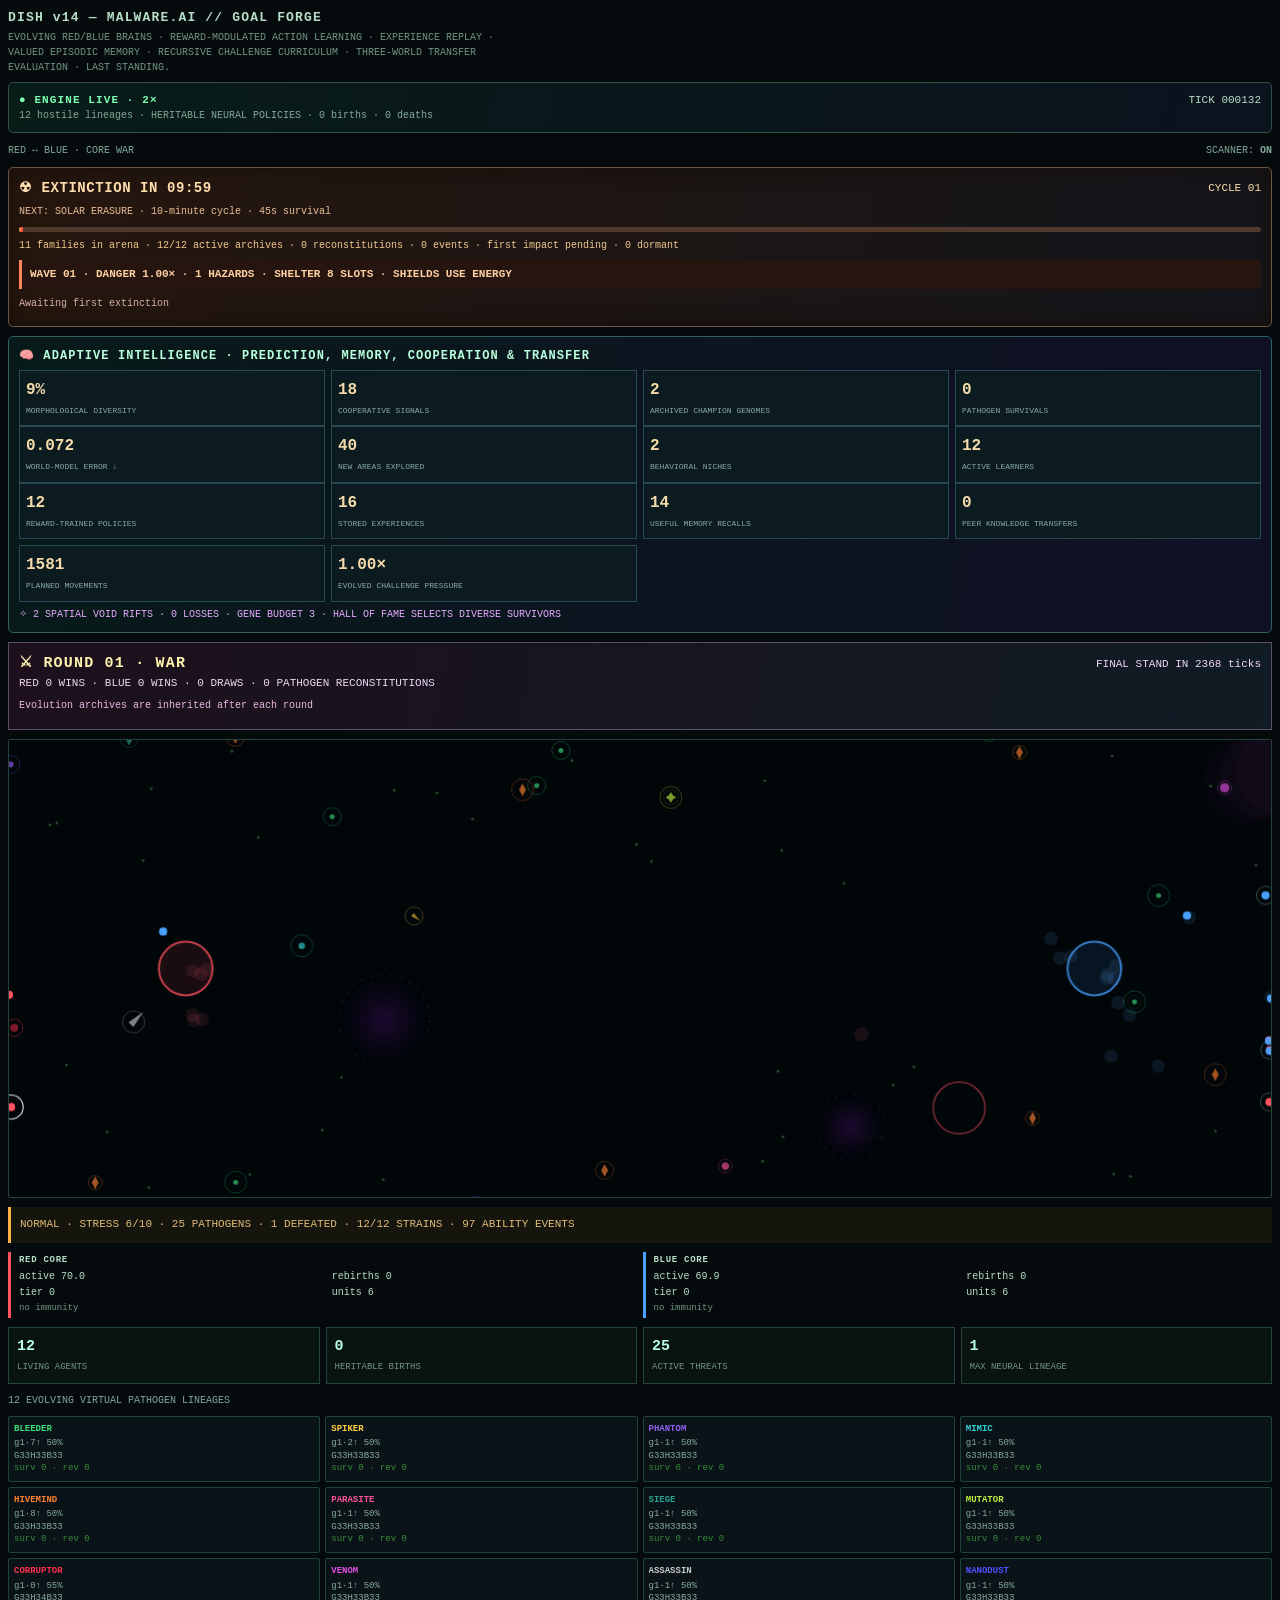
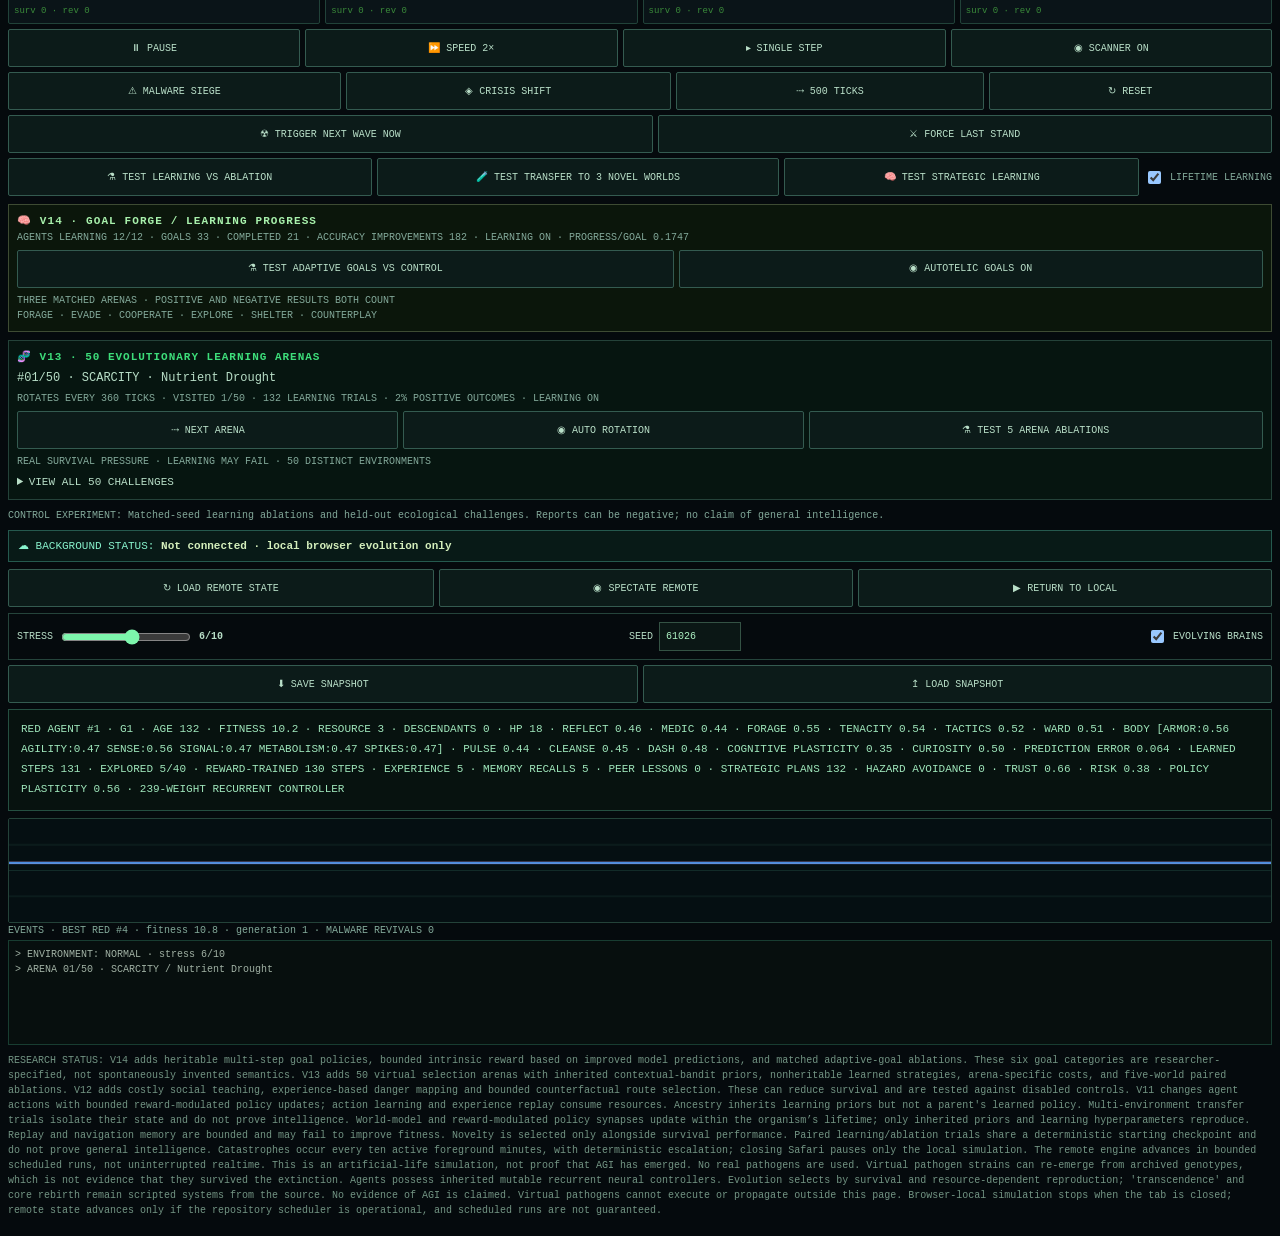
<file: dish-malware-ai-v14-goal-forge/index.html>
<!DOCTYPE html>
<html lang="en">
<head>
<meta charset="utf-8">
<meta name="viewport" content="width=device-width,initial-scale=1,viewport-fit=cover">
<title>DISH v14 — MALWARE.AI // GOAL FORGE</title>
<!-- Self-contained offline simulation. No external dependencies. -->
<style>
:root{
  --bg:#050a0d;--dish:#010609;--ink:#b8dec7;--mut:#739584;
  --red:#ff5361;--blue:#49a1ff;--food:#28502c;--line:#244239;
  --m0:#3ddd7a;--m1:#ffd040;--m2:#9060f0;--m3:#30d4d4;
  --m4:#ff8030;--m5:#ff50a0;--m6:#30a090;--m7:#c0f040;
  --m8:#ff3050;--m9:#e050e0;--m10:#c8c8c8;--m11:#5050ff;
  color-scheme:dark;
  padding-top:env(safe-area-inset-top,0px);
  padding-bottom:env(safe-area-inset-bottom,0px);
}
*{box-sizing:border-box}
body{margin:0;background:var(--bg);color:var(--ink);font:400 11px/1.5 ui-monospace,SFMono-Regular,Menlo,Consolas,monospace;padding:8px}
h1{font-size:13px;font-weight:600;margin:0 0 2px;letter-spacing:.09em}
p.sub{margin:0 0 7px;color:var(--mut);font-size:10px;max-width:84ch}
canvas{display:block;width:100%;height:51vh;min-height:290px;max-height:650px;background:var(--dish);border:1px solid var(--line);border-radius:2px}
.r2{display:grid;grid-template-columns:1fr 1fr;gap:5px;margin:5px 0 3px}
.box{border-left:3px solid;padding:2px 0 2px 8px}
.box.r{border-color:var(--red)}.box.b{border-color:var(--blue)}
.box b{display:block;font-weight:600;font-size:9px;letter-spacing:.08em;margin-bottom:2px}
.box .g2{display:grid;grid-template-columns:1fr 1fr;gap:1px 7px;font-size:10px}
.box .im{color:var(--mut);font-size:9px;margin-top:2px;word-break:break-all}
.cgrid{display:grid;grid-template-columns:repeat(4,1fr);gap:3px;margin:3px 0}
.cbox{font-size:9px;padding:2px 5px;border:1px solid var(--line);border-radius:2px;overflow:hidden}
.cbox .n{font-weight:600;white-space:nowrap;overflow:hidden;text-overflow:ellipsis;margin-bottom:1px}
.cbox .ci{color:var(--mut);font-size:8px;line-height:1.4}
.cbox .ci .st{color:#3a8a3a}
.ctl{display:flex;gap:5px;margin:5px 0}
button{font:inherit;font-size:10px;color:var(--ink);background:transparent;border:1px solid var(--mut);border-radius:2px;padding:4px 10px;cursor:pointer}
button:focus-visible{outline:2px solid var(--blue);outline-offset:2px}
.log{height:44px;overflow:hidden;font-size:9px;color:var(--mut);margin-top:2px}
.note{margin-top:8px;color:var(--mut);font-size:10px}
#evolutionLab{border:1px solid #2f6260;background:linear-gradient(100deg,#071a19,#101025);padding:10px;margin:8px 0;border-radius:5px}
#evolutionLab h2{font-size:12px;color:#baffdd;letter-spacing:.09em;margin:0 0 5px}
#evolutionLab .metrics{display:grid;grid-template-columns:repeat(4,minmax(0,1fr));gap:6px}
#evolutionLab .cell{background:#0b1b20;padding:7px 6px;border:1px solid #274a52}
#evolutionLab .cell b{display:block;color:#f5dba9;font-size:16px}
#evolutionLab .cell span{font-size:8px;color:#8caba5}
#rifts{color:#e7aaff;font-size:10px;margin-top:5px}
@media(max-width:510px){#evolutionLab .metrics{grid-template-columns:repeat(2,minmax(0,1fr))}}

#lastStand{border:1px solid #5a5066;background:linear-gradient(100deg,#1d101c,#101b24);padding:10px;margin:9px 0;color:#efd8f5}
#lastStand strong{font-size:15px;color:#fff3ae;letter-spacing:.08em}
#roundHistory{font-size:10px;margin:6px 0;color:#e9bbe2}
#remote{border:1px solid #25594e;background:#081a17;padding:7px 9px;font-size:11px;margin:7px 0;color:#88f3cd}
#cloudState{color:#d4efbc}
#lastStand.sudden{border-color:#ff5361;box-shadow:0 0 16px #93203033}

.v5hdr{border:1px solid #315045;padding:9px 10px;margin:7px 0 10px;background:linear-gradient(100deg,#081c18,#0b131e);border-radius:5px}
.live{color:#7cffb2;font-weight:700;letter-spacing:.1em;display:inline-block}
.small{color:#83a99a;font-size:10px}.v5row{display:flex;gap:12px;flex-wrap:wrap;justify-content:space-between;align-items:center}
.pulse{display:inline-block;width:8px;height:8px;background:#46fca1;border-radius:100%;box-shadow:0 0 10px #46fca1;margin-right:8px}
#world{border-left:3px solid #ffaf4a;padding:9px;margin:9px 0;background:#15150e;min-height:36px;color:#e2bb77}
#detail{border:1px solid #254f41;padding:10px 12px;line-height:1.8;background:#07120f;min-height:62px;margin:6px 0;color:#9fe6bb}
#chart{display:block;height:105px;min-height:105px;max-height:105px;width:100%;margin-top:7px}
.grid5{display:grid;grid-template-columns:repeat(4,minmax(0,1fr));gap:6px;margin:9px 0}
.metric{border:1px solid #25443b;padding:8px;background:#091410}.metric b{display:block;font-size:15px;color:#b9ffe3}.metric span{font-size:9px;color:var(--mut)}
#c{touch-action:manipulation}
label{font-size:10px;display:flex;align-items:center;gap:6px}input[type=range]{accent-color:#7df6ac;width:130px} input[type=number]{font:inherit;width:82px;background:#0b1715;color:#aff4c5;border:1px solid #345244;padding:6px}
button{border-color:#345b50;color:#b9dfc8;min-height:38px;background:#0c1b19;flex:1 1 auto}button:active{background:#22503c}
.cgrid{gap:5px}.cbox{background:#0a1418;border-color:#214239;padding:6px 5px;font-size:9px}.cbox .ci{color:#88aa9b;font-size:9px}
.ctl{flex-wrap:wrap}.row-setting{display:flex;justify-content:space-between;gap:8px;align-items:center;flex-wrap:wrap;border:1px solid #25443b;padding:8px;margin-top:6px}
.log{height:105px;overflow:auto;color:#b8cabb;font-size:10px;background:#070f0e;border:1px solid #183d31;padding:6px}
#extHud{border:1px solid #6b5743;background:linear-gradient(100deg,#25160d,#14151b);padding:10px;margin:9px 0;color:#ffdcac;border-radius:5px;box-shadow:inset 0 0 20px #160e08}
#extHud.warning{border-color:#ffa447;background:linear-gradient(100deg,#442b10,#211b12)}
#extHud.impact{border-color:#ff4255;background:linear-gradient(100deg,#451119,#270b19);box-shadow:0 0 25px #5b162866}
#extHud .big{font-size:14px;font-weight:800;letter-spacing:.04em}
#extDetail{margin:5px 0;font-size:10px;color:#eabf97}
#extTrack{height:5px;background:#50382d;border-radius:5px;overflow:hidden;margin-top:8px}
#extFill{height:100%;width:0;background:linear-gradient(90deg,#ffad42,#fb304b);transition:width .15s}
#extTally{color:#f0c78f;font-size:10px;margin:6px 0}
#waveChallenge{margin:7px 0;color:#ffd0a4;border-left:3px solid #ff8559;padding:6px 8px;background:#26150e;font-weight:700;font-size:11px}
#waveHistory{display:flex;flex-wrap:wrap;gap:5px;margin:5px 0;font-size:10px;color:#d6b4a5}
#waveHistory .wave{border:1px solid #65443b;padding:4px 6px;border-radius:3px;background:#21130d}
#waveHistory .gone{color:#ff8190}
@media (max-width:510px){.grid5{grid-template-columns:repeat(2,minmax(0,1fr))}body{padding:9px}h1{font-size:14px}.cgrid{grid-template-columns:repeat(3,minmax(0,1fr))}.r2{gap:9px}.box{padding:6px}.box .g2{grid-template-columns:1fr;font-size:11px}}
</style>
</head>
<body>
<h1>DISH v14 — MALWARE.AI // GOAL FORGE</h1>
<p class="sub">EVOLVING RED/BLUE BRAINS · REWARD-MODULATED ACTION LEARNING · EXPERIENCE REPLAY · VALUED EPISODIC MEMORY · RECURSIVE CHALLENGE CURRICULUM · THREE-WORLD TRANSFER EVALUATION · LAST STANDING.</p>
<div class="v5hdr"><div class="v5row"><span class="live" id="runStatus">◌ STARTING ENGINE…</span><span id="tickStatus">TICK 000000</span></div><div class="small" id="underStatus">Preparing digital organisms</div></div>
<div class="v5row small"><span>RED ↔ BLUE · CORE WAR</span><span>SCANNER: <b id="scannerLabel">OFF</b></span></div>
<div id="extHud" aria-live="polite"><div class="v5row"><span class="big" id="extTitle">☢ EXTINCTION IN 10:00</span><span id="extEpoch">CYCLE 01</span></div><div id="extDetail">HARDER EACH WAVE · escalating multi-hazard extinction · heritable survival</div><div id="extTrack"><div id="extFill"></div></div><div id="extTally">12 potential lineages · survival without guaranteed rescue</div><div id="waveChallenge">WAVE 01 · 1.00× · SINGLE HAZARD</div><div id="waveHistory">Awaiting first extinction</div></div>
<div id="evolutionLab" aria-live="polite"><h2>🧠 ADAPTIVE INTELLIGENCE · PREDICTION, MEMORY, COOPERATION & TRANSFER</h2><div class="metrics">
<div class="cell"><b id="morphDiv">0%</b><span>MORPHOLOGICAL DIVERSITY</span></div>
<div class="cell"><b id="signalCount">0</b><span>COOPERATIVE SIGNALS</span></div>
<div class="cell"><b id="championCount">0</b><span>ARCHIVED CHAMPION GENOMES</span></div>
<div class="cell"><b id="resilienceCount">0</b><span>PATHOGEN SURVIVALS</span></div>
</div><div class="metrics cognitive-metrics">
<div class="cell"><b id="predictionError">—</b><span>WORLD-MODEL ERROR ↓</span></div>
<div class="cell"><b id="explorationCells">0</b><span>NEW AREAS EXPLORED</span></div>
<div class="cell"><b id="novelArchive">0</b><span>BEHAVIORAL NICHES</span></div>
<div class="cell"><b id="plasticCount">0</b><span>ACTIVE LEARNERS</span></div>
</div><div class="metrics cognitive-metrics">
<div class="cell"><b id="policyLearners">0</b><span>REWARD-TRAINED POLICIES</span></div>
<div class="cell"><b id="replayCount">0</b><span>STORED EXPERIENCES</span></div>
<div class="cell"><b id="memoryRecall">0</b><span>USEFUL MEMORY RECALLS</span></div><div class="cell"><b id="peerLessons">0</b><span>PEER KNOWLEDGE TRANSFERS</span></div><div class="cell"><b id="strategicPlans">0</b><span>PLANNED MOVEMENTS</span></div>
<div class="cell"><b id="curriculumScore">1.00×</b><span>EVOLVED CHALLENGE PRESSURE</span></div>
</div><div id="rifts">✧ REALITY RIFTS · Dynamic spatial hazards and gene-cost trade-offs</div></div>
<div id="lastStand" aria-live="polite"><div class="v5row"><strong id="roundTitle">⚔ ROUND 01 · LAST ONE STANDING</strong><span id="roundClock">WAR PHASE</span></div><div id="roundScore">RED 0 WINS · BLUE 0 WINS · 0 DRAWS</div><div id="roundHistory">The final surviving faction wins the round. Neural traits are inherited across rounds.</div></div>
<canvas id="c" aria-label="Live simulated ecosystem: red and blue organisms and virtual pathogens"></canvas><div id="world">Initializing ecosystem…</div>
<div class="r2">
  <div class="box r"><b>RED CORE</b>
    <div class="g2"><span id="r-m">—</span><span id="r-rb">—</span><span id="r-t">—</span><span id="r-u">—</span></div>
    <div class="im" id="r-im"></div>
  </div>
  <div class="box b"><b>BLUE CORE</b>
    <div class="g2"><span id="b-m">—</span><span id="b-rb">—</span><span id="b-t">—</span><span id="b-u">—</span></div>
    <div class="im" id="b-im"></div>
  </div>
</div>
<div class="grid5">
 <div class="metric"><b id="statPop">12</b><span>LIVING AGENTS</span></div><div class="metric"><b id="statBirths">0</b><span>HERITABLE BIRTHS</span></div>
 <div class="metric"><b id="statMal">0</b><span>ACTIVE THREATS</span></div><div class="metric"><b id="statBrain">1</b><span>MAX NEURAL LINEAGE</span></div>
</div>
<div class="small" style="margin:8px 0">12 EVOLVING VIRTUAL PATHOGEN LINEAGES</div><div class="cgrid" id="cgrid"></div>
<div class="ctl"><button id="pp">⏸ PAUSE</button><button id="sp">⏩ SPEED 2×</button><button id="one">▸ SINGLE STEP</button><button id="scan">◉ SCANNER ON</button></div>
<div class="ctl"><button id="siege">⚠ MALWARE SIEGE</button><button id="famine">◈ CRISIS SHIFT</button><button id="skip">⤏ 500 TICKS</button><button id="rs">↻ RESET</button></div>
<div class="ctl"><button id="extTest">☢ TRIGGER NEXT WAVE NOW</button><button id="duel">⚔ FORCE LAST STAND</button></div>
<div class="ctl"><button id="probe">⚗ TEST LEARNING VS ABLATION</button><button id="transferProbe">🧪 TEST TRANSFER TO 3 NOVEL WORLDS</button><button id="strategyProbe">🧠 TEST STRATEGIC LEARNING</button><label class="small" style="align-self:center"><input type="checkbox" id="cognition" checked> LIFETIME LEARNING</label></div>
<section id="goalLab" style="border:1px solid #3e4b33;background:#0b160b;padding:8px;margin:8px 0">
 <div style="font-weight:700;color:#a8f1ac;letter-spacing:.1em">🧠 V14 · GOAL FORGE / LEARNING PROGRESS</div>
 <div id="goalMetrics" class="small">INHERITED GOAL PRIORS · LIFETIME SKILL DISCOVERY</div>
 <div class="ctl" style="flex-wrap:wrap"><button id="goalProbe">⚗ TEST ADAPTIVE GOALS VS CONTROL</button><button id="goalToggle">◉ AUTOTELIC GOALS ON</button></div>
 <div id="goalProbeResult" class="small" aria-live="polite">THREE MATCHED ARENAS · POSITIVE AND NEGATIVE RESULTS BOTH COUNT</div>
 <div class="small">FORAGE · EVADE · COOPERATE · EXPLORE · SHELTER · COUNTERPLAY</div>
 </section>
<section id="opportunityLab" style="border:1px solid #244239;padding:8px;margin:8px 0;background:#061510">
 <div style="color:#3ddd7a;font-weight:700;letter-spacing:.09em">🧬 V13 · 50 EVOLUTIONARY LEARNING ARENAS</div>
 <div id="opportunityCurrent" style="font-size:12px;margin:4px 0">INITIALIZING 50 ARENAS…</div>
 <div id="opportunityMetrics" class="small">INHERITED STRATEGY PRIORS · LIFETIME BANDIT LEARNING</div>
 <div class="ctl" style="flex-wrap:wrap"><button id="opportunityNext">⤏ NEXT ARENA</button><button id="opportunityAuto">◉ AUTO ROTATION</button><button id="opportunityProbe">⚗ TEST 5 ARENA ABLATIONS</button></div>
 <div id="opportunityResult" class="small" aria-live="polite">REAL SURVIVAL PRESSURE · LEARNING MAY FAIL · 50 DISTINCT ENVIRONMENTS</div>
 <details style="margin-top:5px"><summary style="cursor:pointer">VIEW ALL 50 CHALLENGES</summary><div id="opportunityCatalog" style="margin-top:5px"></div></details>
</section>
<div id="probeResult" class="small" aria-live="polite">CONTROL EXPERIMENT: Matched-seed learning ablations and held-out ecological challenges. Reports can be negative; no claim of general intelligence.</div>
<div id="remote">☁ BACKGROUND STATUS: <strong id="cloudState">Not connected · local browser evolution only</strong></div>
<div class="ctl"><button id="cloudOnce">↻ LOAD REMOTE STATE</button><button id="cloudSpectate">◉ SPECTATE REMOTE</button><button id="cloudLocal">▶ RETURN TO LOCAL</button></div>
<div class="row-setting"><label>STRESS <input id="stress" type="range" min="1" max="10" value="6"><b id="stressOut">6/10</b></label><label>SEED <input id="seed" type="number" value="61026" step="1"></label><label><input type="checkbox" id="neural" checked> EVOLVING BRAINS</label></div>
<div class="ctl"><button id="save">⬇ SAVE SNAPSHOT</button><button id="load">↥ LOAD SNAPSHOT</button><input id="file" type="file" accept=".json,application/json" hidden></div>
<div id="detail">TAP AN ORGANISM TO INSPECT ITS LEARNING RULES, REWARD-MODULATED POLICY, MEMORY AND INHERITED GENOME.</div>
<canvas id="chart" aria-label="Population evolution over time"></canvas>
<div class="small">EVENTS · <span id="scoreDetails">Awaiting first epoch</span></div><div class="log" id="log"></div>
<p class="note">RESEARCH STATUS: V14 adds heritable multi-step goal policies, bounded intrinsic reward based on improved model predictions, and matched adaptive-goal ablations. These six goal categories are researcher-specified, not spontaneously invented semantics. V13 adds 50 virtual selection arenas with inherited contextual-bandit priors, nonheritable learned strategies, arena-specific costs, and five-world paired ablations. V12 adds costly social teaching, experience-based danger mapping and bounded counterfactual route selection. These can reduce survival and are tested against disabled controls. V11 changes agent actions with bounded reward-modulated policy updates; action learning and experience replay consume resources. Ancestry inherits learning priors but not a parent's learned policy. Multi-environment transfer trials isolate their state and do not prove intelligence.  World-model and reward-modulated policy synapses update within the organism’s lifetime; only inherited priors and learning hyperparameters reproduce. Replay and navigation memory are bounded and may fail to improve fitness. Novelty is selected only alongside survival performance. Paired learning/ablation trials share a deterministic starting checkpoint and do not prove general intelligence. Catastrophes occur every ten active foreground minutes, with deterministic escalation; closing Safari pauses only the local simulation. The remote engine advances in bounded scheduled runs, not uninterrupted realtime. This is an artificial-life simulation, not proof that AGI has emerged. No real pathogens are used. Virtual pathogen strains can re-emerge from archived genotypes, which is not evidence that they survived the extinction. Agents possess inherited mutable recurrent neural controllers. Evolution selects by survival and resource-dependent reproduction; 'transcendence' and core rebirth remain scripted systems from the source. No evidence of AGI is claimed. Virtual pathogens cannot execute or propagate outside this page. Browser-local simulation stops when the tab is closed; remote state advances only if the repository scheduler is operational, and scheduled runs are not guaranteed.</p>
<script>
const cv=document.getElementById('c'),ctx=cv.getContext('2d');
let randState=61026;
function reseed(s){randState=(Math.floor(Number(s))>>>0)||61026;}
function R(){randState=(randState+0x6D2B79F5)>>>0;let t=randState;t=Math.imul(t^(t>>>15),t|1);t^=t+Math.imul(t^(t>>>7),t|61);return ((t^(t>>>14))>>>0)/4294967296;}
const cl=(v,a,b)=>Math.max(a,Math.min(b,v)),TAU=Math.PI*2;
const H2=(ax,ay,bx,by)=>Math.hypot(ax-bx,ay-by);
let W,H,U,food,teams,MW,cols,mwt,vfld,tick,flashes,LOG,paused=false,speed=2;
let neuralEnabled=true,worldStress=6,scanner=true,worldShift=0,selectedUnit=0,selectedPathogen=null,unitSeq=1;
let stats={births:0,deaths:0,food:0,abilities:0,pathogenDeaths:0,crises:0};
let history=[];
// Cooperative communication is costly, inherited and fallible. No scripted group intelligence.
let signalFields=[],voidZones=[];
let behaviorArchive=[],cognitionEnabled=true,advancedLearningEnabled=true;
let curriculum={level:1,history:[]};
// DISH V13 — 50 bounded, virtual evolutionary learning arenas.
// Five contexts per domain. These are *experimental opportunities*, not 50 independent AGI algorithms.
const OPPORTUNITY_PERIOD=360,OPPORTUNITY_COUNT=50,OPPORTUNITY_ACTIONS=['FORAGE','EVADE','RALLY','EXPLORE','SHELTER'];
const OPPORTUNITY_POLICY_SIZE=OPPORTUNITY_COUNT*OPPORTUNITY_ACTIONS.length;
const OPPORTUNITY_FAMILIES=[
 ['SCARCITY',['Nutrient Drought','Patchwork Harvest','Energy Bankruptcy','Hidden Food Reserve','Famine Recovery']],
 ['PREDATION',['Ambush Corridors','Hunter Convergence','Predator Feints','Crossfire Escape','Threat Reversal']],
 ['CLIMATE',['Thermal Overload','Ionic Shock','Void Migration','Radiant Fallout','Shelter Collapse']],
 ['NAVIGATION',['Frontier Survey','Long Pilgrimage','Broken Corridor','Moving Resources','Safe-Route Discovery']],
 ['MEMORY',['Delayed Payoff','False Food Trails','Rapid Forgetting','Recall Under Fire','Map Reversal']],
 ['SOCIAL',['Peer Apprenticeship','Trust Collapse','Cooperation Tax','Rally Defense','Signal Contagion']],
 ['PLANNING',['Energy Budgeting','Two-Step Hazard','Explore Exploit','Risk Deadline','Route Replanning']],
 ['COUNTERPLAY',['Armor Arms Race','Stealth Counter','Aggressive Rival','Tactical Withdrawal','Adaptive Enemy']],
 ['MORPHOLOGY',['Armor Overload','Speed Gauntlet','Sensory Fog','Signal Bottleneck','Metabolic Sprint']],
 ['TRANSFER',['Unseen Biome','Sudden Reversal','Combined Threats','Rare Resource','Novelty Gauntlet']]
];
// Profiles: scarcity, hazard, threat, fog, social friction, novelty, fatigue, mobility, forgetting, planning.
const OPPORTUNITY_BASE=[
 [.74,.10,.10,.14,.12,.28,.44,.15,.12,.24],
 [.17,.36,.82,.28,.15,.21,.22,.18,.10,.31],
 [.28,.77,.24,.48,.17,.32,.37,.24,.15,.30],
 [.26,.31,.23,.35,.13,.82,.29,.68,.12,.65],
 [.35,.27,.20,.46,.25,.48,.27,.18,.77,.68],
 [.28,.24,.38,.33,.78,.36,.24,.25,.24,.41],
 [.37,.39,.30,.39,.24,.52,.63,.35,.28,.84],
 [.31,.39,.79,.51,.24,.35,.43,.32,.18,.56],
 [.31,.38,.39,.76,.37,.38,.74,.79,.22,.39],
 [.55,.63,.61,.58,.44,.76,.62,.61,.55,.76]
];
const OPPORTUNITY_VARIANTS=[
 [.13,-.06,-.09,.08,-.05,.08,.03,-.05,-.03,.04],
 [-.06,.11,.12,-.07,.08,-.08,.10,.08,.08,-.10],
 [.07,.07,-.06,.13,.12,.06,-.08,.11,.10,.13],
 [-.11,-.05,.17,.03,-.09,.15,.14,-.08,-.10,.07],
 [.04,.14,.08,-.11,.17,-.04,.07,.14,.15,-.08]
];
const OPPORTUNITY_KEYS=['scarcity','hazard','threat','fog','social','novelty','fatigue','mobility','forgetting','planning'];
const OPPORTUNITIES=Object.freeze(Array.from({length:OPPORTUNITY_COUNT},(_,id)=>{
 const familyId=Math.floor(id/5),variant=id%5,base=OPPORTUNITY_BASE[familyId],shift=OPPORTUNITY_VARIANTS[variant];
 const entry={id,familyId,variant,family:OPPORTUNITY_FAMILIES[familyId][0],name:OPPORTUNITY_FAMILIES[familyId][1][variant]};
 for(let i=0;i<OPPORTUNITY_KEYS.length;i++)entry[OPPORTUNITY_KEYS[i]]=cl(base[i]+shift[i]+.018*Math.sin((id+1)*(i+3)),.02,.96);
 return Object.freeze(entry);
}));
let opportunityOverride=-1,opportunityLearningEnabled=true,opportunityLast=-1,opportunityHistory=[];
let opportunityStats=Array.from({length:OPPORTUNITY_COUNT},()=>({ticks:0,attempts:0,reward:0,positive:0}));
function activeOpportunity(){
 const epoch=Math.floor(Math.max(0,tick)/OPPORTUNITY_PERIOD);
 return OPPORTUNITIES[opportunityOverride>=0?opportunityOverride:(epoch*17)%OPPORTUNITY_COUNT];
}
function recordOpportunityCycle(){
 const o=activeOpportunity();
 opportunityStats[o.id].ticks++;
 if(o.id!==opportunityLast){
  opportunityLast=o.id;
  opportunityHistory.push({tick,id:o.id,round:roundNumber});
  if(opportunityHistory.length>80)opportunityHistory.shift();
  if(tick>0)add_log('ARENA '+String(o.id+1).padStart(2,'0')+'/50 · '+o.family+' / '+o.name);
 }
 return o;
}
function makeOpportunityState(parent=null,pressure=0){
 const prior=parent?.opportunity?.genes;
 const genes=Array.isArray(prior)&&prior.length===OPPORTUNITY_POLICY_SIZE?prior.slice():
   Array.from({length:OPPORTUNITY_POLICY_SIZE},()=> (R()-.5)*.20);
 if(prior)for(let i=0;i<genes.length;i++)if(R()<.055+pressure*.05)
   genes[i]=cl(genes[i]+(R()-.5)*(.20+pressure*.17),-1.4,1.4);
 return {genes,weights:genes.slice(),baseline:Array(OPPORTUNITY_COUNT).fill(0),
  counts:Array(OPPORTUNITY_COUNT).fill(0),last:null,updates:0,positive:0};
}
// V12 snapshots are migrated without consuming PRNG state. Learned weights never
// become inheritable: offspring receive genes only, not parents' experiences.
function initOpportunityState(c){
 if(!c.opportunity||!Array.isArray(c.opportunity.genes)||c.opportunity.genes.length!==OPPORTUNITY_POLICY_SIZE){
  const genes=Array.from({length:OPPORTUNITY_POLICY_SIZE},(_,i)=>
   .035*Math.sin((i+1)*1.71+(c.curiosity||.5)*3.2));
  c.opportunity={genes,weights:genes.slice(),baseline:Array(OPPORTUNITY_COUNT).fill(0),
   counts:Array(OPPORTUNITY_COUNT).fill(0),last:null,updates:0,positive:0};
 }
 const p=c.opportunity;
 if(!Array.isArray(p.weights)||p.weights.length!==OPPORTUNITY_POLICY_SIZE)p.weights=p.genes.slice();
 if(!Array.isArray(p.baseline)||p.baseline.length!==OPPORTUNITY_COUNT)p.baseline=Array(OPPORTUNITY_COUNT).fill(0);
 if(!Array.isArray(p.counts)||p.counts.length!==OPPORTUNITY_COUNT)p.counts=Array(OPPORTUNITY_COUNT).fill(0);
 p.updates??=0;p.positive??=0;p.last??=null;
}
function opportunityReward(u,last,opp){
 const c=u.cognition;
 const foodDelta=u.harvest-last.harvest,birthDelta=u.births-last.births,damageDelta=u.damage-last.damage;
 const healthDelta=(u.hp-last.hp)/Math.max(1,u.mx),energyDelta=(u.e-last.e)/22;
 const noveltyDelta=(c.explored||0)-last.explored,socialDelta=(c.socialLessons||0)-last.social;
 const planningDelta=(c.plannedMoves||0)-last.planned;
 const survival=cl(.75*healthDelta+.22*energyDelta,-1,1);
 const universal=cl(foodDelta*.65+birthDelta*.9+damageDelta*.006+survival,-2,2);
 const familyRewards=[
  foodDelta*.65+energyDelta*.2, -Math.min(0,healthDelta)*.5+damageDelta*.006,
  healthDelta*.65,noveltyDelta*.09,foodDelta*.3+noveltyDelta*.04,
  socialDelta*.08,planningDelta*.025+energyDelta*.15,
  damageDelta*.012+healthDelta*.25,energyDelta*.3+healthDelta*.18,
  noveltyDelta*.04+foodDelta*.15+socialDelta*.04
 ];
 return cl(universal+familyRewards[opp.familyId]*.4-.008,-2.2,2.2);
}
function opportunityTarget(u,action){
 if(action===0){
  let best=null,dist=Infinity;
  for(const f of food){const d=(f.x-u.x)**2+(f.y-u.y)**2;if(d<dist){dist=d;best=f;}}
  return best?Math.atan2(best.y-u.y,best.x-u.x):u.a;
 }
 if(action===1){
  let best=null,dist=Infinity;
  for(const q of U){if(q.t===u.t)continue;const d=(q.x-u.x)**2+(q.y-u.y)**2;if(d<dist){dist=d;best=q;}}
  for(const q of MW){if(q.target!==u.t)continue;const d=(q.x-u.x)**2+(q.y-u.y)**2;if(d<dist){dist=d;best=q;}}
  for(const q of voidZones){const d=(q.x-u.x)**2+(q.y-u.y)**2;if(d<dist){dist=d;best=q;}}
  return best?Math.atan2(u.y-best.y,u.x-best.x):u.a;
 }
 if(action===2){
  let best=null,dist=Infinity;
  for(const q of U){if(q===u||q.t!==u.t)continue;const d=(q.x-u.x)**2+(q.y-u.y)**2;if(d<dist){dist=d;best=q;}}
  const t=best||teams[u.t];return Math.atan2(t.y-u.y,t.x-u.x);
 }
 if(action===3){
  const c=u.cognition,visits=c.visits||[],cell=memoryCell(u.x,u.y);
  const cx=cell%EPISODIC_W,cy=Math.floor(cell/EPISODIC_W);
  let best=cell,min=Infinity;
  for(let dy=-1;dy<=1;dy++)for(let dx=-1;dx<=1;dx++){
   const x=cx+dx,y=cy+dy;if(x<0||y<0||x>=EPISODIC_W||y>=EPISODIC_H)continue;
   const idx=y*EPISODIC_W+x,score=(visits[idx]||0)+.06*Math.abs(dx+dy);
   if(score<min){min=score;best=idx;}
  }
  return Math.atan2((Math.floor(best/EPISODIC_W)+.5)*H/EPISODIC_H-u.y,
   ((best%EPISODIC_W)+.5)*W/EPISODIC_W-u.x);
 }
 if(refugia.length&&catStatus()==='warning'){
  let best=null,dist=Infinity;
  for(const q of refugia){const d=(q.x-u.x)**2+(q.y-u.y)**2;if(d<dist){dist=d;best=q;}}
  if(best)return Math.atan2(best.y-u.y,best.x-u.x);
 }
 return Math.atan2(teams[u.t].y-u.y,teams[u.t].x-u.x);
}
function learnOpportunity(u){
 const c=u.cognition;if(!c||!cognitionEnabled||!advancedLearningEnabled||!opportunityLearningEnabled)return;
 initOpportunityState(c);
 const p=c.opportunity,o=activeOpportunity(),last=p.last;
 if(last){
  const previous=OPPORTUNITIES[last.id],reward=opportunityReward(u,last,previous);
  const idx=last.id*OPPORTUNITY_ACTIONS.length+last.action;
  const advantage=cl(reward-p.baseline[last.id],-2,2);
  const rate=.018+.07*c.policyPlasticity;
  p.weights[idx]=cl(p.weights[idx]+rate*advantage,-2,2);
  p.baseline[last.id]=cl(p.baseline[last.id]*.96+.04*reward,-2,2);
  p.counts[last.id]++;p.updates++;if(reward>0)p.positive++;
  const tally=opportunityStats[last.id];tally.attempts++;tally.reward+=reward;if(reward>0)tally.positive++;
 }
 const hungry=cl((u.g.split-u.e)/Math.max(1,u.g.split),0,1);
 const wounded=cl(1-u.hp/Math.max(1,u.mx),0,1);
 const scoreBias=[hungry*.22,wounded*.24,o.social*.12,o.novelty*.12,o.hazard*.12];
 const offset=o.id*OPPORTUNITY_ACTIONS.length;
 let action=0,best=-Infinity;
 for(let k=0;k<OPPORTUNITY_ACTIONS.length;k++){
  const value=p.weights[offset+k]+scoreBias[k];
  if(value>best){best=value;action=k;}
 }
 if(R()<(.04+.16*c.policyExploration))action=Math.floor(R()*OPPORTUNITY_ACTIONS.length);
 p.last={id:o.id,action,angle:opportunityTarget(u,action),
  hp:u.hp,e:u.e,harvest:u.harvest,births:u.births,damage:u.damage,
  explored:c.explored||0,social:c.socialLessons||0,planned:c.plannedMoves||0};
 u.e-=.001+.002*c.policyPlasticity;
}
function opportunityGuidance(u){
 if(!cognitionEnabled||!advancedLearningEnabled||!opportunityLearningEnabled||!u.cognition||u.e<.7)
  return {angle:u.a,strength:0};
 const p=u.cognition.opportunity;if(!p)return {angle:u.a,strength:0};
 if(tick%11===u.id%11)learnOpportunity(u);
 const last=p.last;if(!last||last.id!==activeOpportunity().id)return {angle:u.a,strength:0};
 const confidence=cl(.13+.10*p.weights[last.id*OPPORTUNITY_ACTIONS.length+last.action],.04,.30);
 return {angle:last.angle,strength:confidence};
}
function opportunityPulse(u,o){
 if(tick%17!==u.id%17)return;
 const armor=cl(u.morph?.armor||.5,0,1),metabolism=cl(u.morph?.metabolism||.5,0,1);
 u.e-=o.fatigue*.045*(1-.45*metabolism);
 if(o.hazard>.22){
  for(const z of voidZones)if(H2(z.x,z.y,u.x,u.y)<z.r+14){
   u.hp-=o.hazard*.10*(1-.60*armor);break;
  }
 }
 if(o.forgetting>.3&&tick%119===u.id%119&&u.cognition?.memoryValue){
  const loss=1-.10*o.forgetting;
  for(let i=0;i<u.cognition.memoryValue.length;i++)u.cognition.memoryValue[i]*=loss;
 }
}
function opportunityHud(){
 const o=activeOpportunity(),stats=opportunityStats[o.id],el=id=>document.getElementById(id);
 if(!el('opportunityCurrent'))return;
 el('opportunityCurrent').textContent='#'+String(o.id+1).padStart(2,'0')+'/50 · '+o.family+' · '+o.name;
 el('opportunityMetrics').textContent='ROTATES EVERY '+OPPORTUNITY_PERIOD+' TICKS · VISITED '+opportunityStats.filter(q=>q.ticks>0).length+
  '/50 · '+stats.attempts+' LEARNING TRIALS · '+(stats.attempts?Math.round(100*stats.positive/stats.attempts):0)+
  '% POSITIVE OUTCOMES · '+(opportunityLearningEnabled?'LEARNING ON':'CONTROL OFF');
 if(tick%90<6||opportunityLast!==opportunityHud.last){
  opportunityHud.last=opportunityLast;
  el('opportunityCatalog').innerHTML=OPPORTUNITIES.map(q=>{
   const st=opportunityStats[q.id];
   return '<span style="display:inline-block;padding:2px 5px;margin:2px;border:1px solid '+
    (q.id===o.id?'#3ddd7a':'#244239')+';color:'+(st.ticks>0?'#b8dec7':'#739584')+'">'+
    String(q.id+1).padStart(2,'0')+' '+q.name+'</span>';
  }).join('');
 }
}
function runOpportunityProbe(steps=75){
 const original=engineSnapshot(),wasSpectating=spectating,start=JSON.parse(original);
 const n=cl(Math.floor(Number(steps)||75),10,130),arenas=[0,11,22,33,44],trials=[];
 try{
  for(const id of arenas){
   const pair=[];
   for(const enabled of [true,false]){
    restoreSnapshot(original,true);
    opportunityOverride=id;opportunityLearningEnabled=enabled;
    for(let i=0;i<n;i++)step();
    pair.push({fitness:U.reduce((v,u)=>v+scoreUnit(u),0),
      harvest:stats.food-(start.stats?.food||0),survivors:U.length});
   }
   trials.push({arena:id+1,delta:Number((pair[0].fitness-pair[1].fitness).toFixed(2)),learning:pair[0],control:pair[1]});
  }
 }finally{restoreSnapshot(original,true);spectating=wasSpectating;}
 const mean=Number((trials.reduce((v,q)=>v+q.delta,0)/trials.length).toFixed(2));
 document.getElementById('opportunityResult').textContent='5 ARENA ABLATIONS · '+n+' TICKS EACH · MEAN Δ FITNESS '+mean+
  ' · '+trials.map(q=>'#'+q.arena+' '+q.delta).join(' / ')+' · NEGATIVE RESULTS POSSIBLE';
 hud();draw();
 return {mean,trials,restored:engineSnapshot()===original};
}

// V14 GOAL FORGE: inherited *goal priors* plus lifetime learned goal utility.
// Inert virtual agents only. No executable pathogens, scripts or external actions.
const GOAL_LABELS=['FORAGE','EVADE','COOPERATE','EXPLORE','SHELTER','COUNTERPLAY'];
const GOAL_COUNT=GOAL_LABELS.length, GOAL_MIN_STEPS=24,GOAL_MAX_STEPS=75;
let goalLearningEnabled=true,goalStats={selected:0,completed:0,improving:0,progressTotal:0},
 goalHistory=[];
function makeGoalState(parent=null,pressure=0){
 const old=parent?.goal?.genes;
 const genes=Array.isArray(old)&&old.length===GOAL_COUNT?old.slice():
   Array.from({length:GOAL_COUNT},()=> (R()-.5)*.28);
 if(old)for(let k=0;k<GOAL_COUNT;k++)if(R()<.17+pressure*.12)
  genes[k]=cl(genes[k]+(R()-.5)*(.27+pressure*.18),-1.5,1.5);
 return {genes,values:genes.slice(),counts:Array(GOAL_COUNT).fill(0),
  current:null,updates:0,improving:0,progressEMA:0,lastError:null,scoreTotal:0};
}
// Snapshot migration is deterministic and consumes *no* random draws.
function initGoalState(c){
 if(!c.goal||!Array.isArray(c.goal.genes)||c.goal.genes.length!==GOAL_COUNT){
  const genes=Array.from({length:GOAL_COUNT},(_,k)=>.035*Math.sin((k+1)*2.93+(c.curiosity||.5)));
  c.goal={genes,values:genes.slice(),counts:Array(GOAL_COUNT).fill(0),
   current:null,updates:0,improving:0,progressEMA:0,lastError:null,scoreTotal:0};
 }
 const g=c.goal;
 if(!Array.isArray(g.values)||g.values.length!==GOAL_COUNT)g.values=g.genes.slice();
 if(!Array.isArray(g.counts)||g.counts.length!==GOAL_COUNT)g.counts=Array(GOAL_COUNT).fill(0);
 g.updates??=0;g.improving??=0;g.progressEMA??=0;g.lastError??=null;g.scoreTotal??=0;
}
// Learning progress is IMPROVEMENT in prediction accuracy, not surprise magnitude.
// A noisy, unlearnable stimulus is not perpetually rewarded for being unpredictable.
function goalLearningProgress(c){
 if(!c||!c.goal||!Number.isFinite(c.errorEMA)||c.updates<5)return 0;
 const g=c.goal,error=cl(c.errorEMA,0,4);
 if(!Number.isFinite(g.lastError)){g.lastError=error;return 0;}
 const improvement=cl(g.lastError-error,-.25,.25);
 g.lastError=error;
 g.progressEMA=cl(.93*g.progressEMA+.07*Math.max(0,improvement),0,.20);
 if(improvement>.0003){g.improving++;goalStats.improving++;goalStats.progressTotal+=improvement;}
 return cl(g.progressEMA*4,0,.35);
}
function goalTarget(u,kind){
 if(kind<5)return opportunityTarget(u,kind);
 let target=null,dd=Infinity;
 for(const q of U)if(q.t!==u.t){const d=(q.x-u.x)**2+(q.y-u.y)**2;if(d<dd){dd=d;target=q;}}
 return target?Math.atan2(target.y-u.y,target.x-u.x):u.a;
}
function goalReward(u,start,progress){
 const c=u.cognition;
 const foodDelta=u.harvest-start.harvest,birthDelta=u.births-start.births,damageDelta=u.damage-start.damage;
 const hpDelta=cl((u.hp-start.hp)/Math.max(1,u.mx),-2,2);
 const energyDelta=cl((u.e-start.e)/25,-2,2);
 const novelDelta=(c.explored||0)-start.explored;
 const teachDelta=(c.socialLessons||0)-start.social;
 const general=.18*foodDelta+.32*birthDelta+.2*hpDelta+.08*energyDelta;
 const individual=[
  foodDelta*.8+energyDelta*.25,
  hpDelta*.75,
  teachDelta*.44+hpDelta*.10,
  novelDelta*.22+progress*.6,
  hpDelta*.55+energyDelta*.14,
  damageDelta*.024+hpDelta*.12
 ][start.kind]||0;
 return cl(general+individual-.035,-2,2);
}
function chooseAutotelicGoal(u,progress){
 const c=u.cognition;if(!c||!cognitionEnabled||!advancedLearningEnabled||!goalLearningEnabled)return null;
 initGoalState(c);
 const g=c.goal,now=tick;
 if(g.current&&now<g.current.until)return g.current;
 // Complete a temporally extended goal and learn from the actual outcome.
 if(g.current){
  const old=g.current;
  const reward=goalReward(u,old,progress),rewardAdvantage=cl(reward,-2,2);
  const eta=.05+.14*c.policyPlasticity;
  g.values[old.kind]=cl(g.values[old.kind]+eta*(rewardAdvantage-g.values[old.kind]),-2,2);
  g.counts[old.kind]++;g.updates++;g.scoreTotal+=reward;
  goalStats.completed++;
 }
 const total=g.counts.reduce((a,b)=>a+b,0)+1;
 let best=0,score=-Infinity;
 const o=activeOpportunity();
 const stateBias=[
  cl((u.g.split-u.e)/Math.max(1,u.g.split),0,1)*.35,
  cl(1-u.hp/Math.max(1,u.mx),0,1)*.35,
  o.social*.18,
  o.novelty*.14+progress*.40,
  o.hazard*.18,
  o.threat*.18
 ];
 for(let i=0;i<GOAL_COUNT;i++){
  const uncertainty=Math.sqrt(Math.log(total+1)/(1+g.counts[i]));
  const value=g.values[i]+stateBias[i]+.12*c.curiosity*uncertainty;
  if(value>score){score=value;best=i;}
 }
 // Small bounded exploration: deterministic under snapshot PRNG.
 if(R()<.015+.08*c.policyExploration)best=Math.floor(R()*GOAL_COUNT);
 const span=GOAL_MIN_STEPS+Math.floor((GOAL_MAX_STEPS-GOAL_MIN_STEPS)*(.4+.6*c.planning));
 g.current={kind:best,until:now+span,hp:u.hp,e:u.e,harvest:u.harvest,births:u.births,damage:u.damage,
  explored:c.explored||0,social:c.socialLessons||0};
 u.e-=.02+.014*c.policyPlasticity;
 goalStats.selected++;
 if(goalHistory.length>=50)goalHistory.shift();
 goalHistory.push({tick,organism:u.id,team:u.t,goal:best,arena:o.id});
 return g.current;
}
function goalGuidance(u){
 if(!neuralEnabled||!cognitionEnabled||!advancedLearningEnabled||!goalLearningEnabled||u.e<1.0)
  return {angle:u.a,strength:0};
 if(tick%7!==u.id%7)return {angle:u.a,strength:0};
 const c=u.cognition;if(!c)return {angle:u.a,strength:0};
 const progress=goalLearningProgress(c),selected=chooseAutotelicGoal(u,progress);
 if(!selected)return {angle:u.a,strength:0};
 return {angle:goalTarget(u,selected.kind),strength:cl(.055+.16*c.planning+.06*progress,.05,.25)};
}
function goalHud(){
 const el=id=>document.getElementById(id);
 if(!el('goalMetrics'))return;
 const learners=U.filter(u=>(u.cognition?.goal?.updates||0)>0).length;
 const mean=goalStats.completed?(goalStats.progressTotal/goalStats.completed):0;
 el('goalMetrics').textContent='AGENTS LEARNING '+learners+'/'+U.length+
  ' · GOALS '+goalStats.selected+' · COMPLETED '+goalStats.completed+
  ' · ACCURACY IMPROVEMENTS '+goalStats.improving+
  ' · LEARNING '+(goalLearningEnabled?'ON':'OFF')+
  ' · PROGRESS/GOAL '+mean.toFixed(4);
}
function runGoalAblation(steps=90){
 const original=engineSnapshot(),wasSpectating=spectating;
 const n=cl(Math.floor(Number(steps)||90),20,160),arenas=[4,22,46],trials=[];
 try{
  for(const arena of arenas){
   const pair=[];
   for(const enabled of [true,false]){
    restoreSnapshot(original,true);
    opportunityOverride=arena;goalLearningEnabled=enabled;
    const start=stats.food;
    for(let i=0;i<n;i++)step();
    pair.push({fitness:U.reduce((sum,u)=>sum+scoreUnit(u),0),
      survivors:U.length,harvest:stats.food-start});
   }
   trials.push({arena,delta:Number((pair[0].fitness-pair[1].fitness).toFixed(3)),
    learning:pair[0],control:pair[1]});
  }
 }finally{restoreSnapshot(original,true);spectating=wasSpectating;}
 const delta=Number((trials.reduce((sum,t)=>sum+t.delta,0)/trials.length).toFixed(3));
 document.getElementById('goalProbeResult').textContent='THREE MATCHED ARENAS · Δ FITNESS '+delta+
  ' · '+trials.map(t=>'#'+(t.arena+1)+': '+t.delta).join(' / ')+
  ' · NEGATIVE RESULTS ARE VALID';
 hud();draw();
 return {trials,delta,restored:engineSnapshot()===original};
}

const POLICY_SIZE=NN_SAFE_POLICY_SIZE(), EXPERIENCE_LIMIT=12;
function NN_SAFE_POLICY_SIZE(){return 8*7+7;}
function updateCurriculum(winner,redPerformance,bluePerformance){
 const accomplished=winner!=='draw' && Math.max(redPerformance,bluePerformance)>=5;
 const step=accomplished?.17:-.11;
 curriculum.level=cl(curriculum.level+step,1,4.5);
 curriculum.history.push({round:roundNumber,winner,level:Number(curriculum.level.toFixed(3))});
 if(curriculum.history.length>20)curriculum.history.shift();
 return curriculum.level;
}
// World-model learning and novelty search are statistical experiments, not evidence of AGI.
const COG_OUT=6, COG_CONTEXT=NN_SAFE_CONTEXT(), COG_GENES=COG_OUT*(COG_CONTEXT+1);
const EPISODIC_W=8,EPISODIC_H=5, BEHAVIOR_ARCHIVE_LIMIT=64;
const STRATEGY_MEMORY_SIZE=EPISODIC_W*EPISODIC_H;
function NN_SAFE_CONTEXT(){return 8;}
const SIGNAL_LIMIT=90, GENE_BUDGET=3;
const MORPH_KEYS=['armor','agility','sense','signal','metabolism','spikes'];
function morphNeutral(){return Object.fromEntries(MORPH_KEYS.map(k=>[k,.5]));}
// A zero-sum physiological budget: better armor means fewer resources for speed,
// sensing, communication, energy metabolism or counterattack.
function normalizeMorph(raw){
 const genes={};let free=[...MORPH_KEYS],remaining=GENE_BUDGET;
 for(const k of MORPH_KEYS)genes[k]=Math.max(.01,Number(raw?.[k])||.5);
 for(let pass=0;pass<10&&free.length;pass++){
  const total=free.reduce((n,k)=>n+genes[k],0),next=[];let changed=false;
  for(const k of free){const share=remaining*genes[k]/(total||1);
   if(share<.08){genes[k]=.08;remaining-=.08;changed=true;}
   else if(share>.92){genes[k]=.92;remaining-=.92;changed=true;}
   else next.push(k);
  }
  if(!changed){for(const k of free)genes[k]=remaining*genes[k]/(total||1);return genes;}
  free=next;
 }
 if(free.length){const total=free.reduce((n,k)=>n+genes[k],0);for(const k of free)genes[k]=remaining*genes[k]/(total||1);}
 return genes;
}
function mkMorph(parent=null,pressure=0,mate=null){
 const genes=parent?{...parent}:morphNeutral();
 for(const k of MORPH_KEYS){if(mate&&R()<.43)genes[k]=(genes[k]+mate[k])*.5;
  if(R()<.40+pressure*.2)genes[k]+=(R()-.5)*(.24+pressure*.26);
 }
 return normalizeMorph(genes);
}
function morphDist(a,b){return MORPH_KEYS.reduce((n,k)=>n+Math.abs((a?.[k]??.5)-(b?.[k]??.5)),0)/MORPH_KEYS.length;}
function emitSignal(u){
 if(u.e<1.2||tick-(u.signalAt??-100)<31||signalFields.length>=SIGNAL_LIMIT)return false;
 const intent=u.intent?.[6]||0;if(intent<.15)return false;
 const strength=.3+.9*u.morph.signal;
 u.e-=.075+.09*u.morph.signal;u.signalAt=tick;
 signalFields.push({x:u.x,y:u.y,t:u.t,weight:strength,ttl:135+Math.floor(u.morph.signal*150),kind:u.harvest>1?'FORAGE':'RALLY'});
 return true;
}
function signalVector(u){
 let x=0,y=0,n=0;
 for(const q of signalFields){if(q.t!==u.t)continue;
  const dx=q.x-u.x,dy=q.y-u.y,d=Math.hypot(dx,dy),range=25+u.g.sense*(.5+u.morph.sense);
  if(d>range||d<8)continue;
  const value=(q.weight/(15+d))*(q.kind==='FORAGE'&&u.e<4?1.3:1);
  x+=dx/d*value;y+=dy/d*value;n++;
 }
 const length=Math.hypot(x,y);return length>1e-8?{x:x/length,y:y/length,n}:{x:0,y:0,n:0};
}
function spawnVoidZones(){
 voidZones=Array.from({length:2+Math.min(2,Math.floor(roundNumber/9))},(_,i)=>({
  x:W*(.12+R()*.76),y:H*(.14+R()*.72),r:25+R()*30,strength:.4+R()*.5,
  phase:R()*TAU
 }));
}
function applyVoidDamage(u){
 if(tick%8!==0)return;
 for(const z of voidZones){const d=H2(u.x,u.y,z.x,z.y);if(d>=z.r)continue;
  const effect=(1-d/z.r)*z.strength*(.5+worldStress*.11);
  const sensed=u.morph.sense>.4&&u.intent[3]<.05;
  u.hp-=effect*(.30-u.morph.armor*.12)*(sensed?.58:1);
  u.e-=effect*(.17-u.morph.metabolism*.07);
 }
}
// Archive diverse, independently successful champions without creating a winner.
function cognitiveHeritage(u){const c=u.cognition;return c?{genes:c.genes.slice(),plasticity:c.plasticity,curiosity:c.curiosity,retention:c.retention,
 policyGenes:c.policyGenes.slice(),policyPlasticity:c.policyPlasticity,policyExploration:c.policyExploration,
 trust:c.trust,planning:c.planning,riskAversion:c.riskAversion,
 opportunity:{genes:c.opportunity?.genes?.slice()||Array(OPPORTUNITY_POLICY_SIZE).fill(0)},
 goal:{genes:c.goal?.genes?.slice()||Array(GOAL_COUNT).fill(0)}}:null;}
function archiveChampions(team){
 const T=teams[team],live=U.filter(u=>u.t===team&&u.hp>0).sort((a,b)=>scoreUnit(b)-scoreUnit(a)).slice(0,7);
 T.hall??=[];
 for(const u of live){const fitness=scoreUnit(u);
  const novelty=noveltyScore(u),descriptor=behaviorSignature(u);
  const near=T.hall.find(c=>morphDist(c.morph,u.morph)<.075&&behaviorDistance(c.descriptor||descriptor,descriptor)<.16);
  if(near){if(fitness>near.fitness){Object.assign(near,{brain:u.brain.slice(),abilities:{...u.abilities},morph:{...u.morph},cognition:cognitiveHeritage(u),descriptor,novelty,g:{...u.g},gen:u.gen,fitness,id:u.id});}continue;}
  if(fitness<1.5)continue;
  T.hall.push({id:u.id,brain:u.brain.slice(),abilities:{...u.abilities},morph:{...u.morph},cognition:cognitiveHeritage(u),descriptor,novelty,g:{...u.g},gen:u.gen,fitness});
  recordNiche(u,novelty);
  T.hall.sort((a,b)=>(b.fitness+b.novelty*1.8)-(a.fitness+a.novelty*1.8));
  if(T.hall.length>6)T.hall.length=6;
 }
}

// Last-one-standing tournaments: actual elimination decides winners; a time-limited
// attrition stage makes endless defensive stalemates possible to resolve.
const ROUND_NORMAL_TICKS=2500, ROUND_STAND_TICKS=950;
let roundNumber=1,roundStartTick=0,roundPhase='WAR',roundScore={red:0,blue:0,draw:0},roundHistory=[];
let pathogenResurrections=0;
let spectating=false,cloudLastSync=0,cloudError='',cloudStatus='LOCAL ONLY';
const CLOUD_STATE_URL='https://raw.githubusercontent.com/reppiks490/builds/main/dish-malware-ai-v14-goal-forge/state/latest.json';
// CATACLYSM CLOCK: real active foreground time, independent of simulation speed.
const EXT_PERIOD=10*60*1000, EXT_WARN=60*1000, EXT_DURATION=45*1000;
const HAZARDS=[
 {name:'SOLAR ERASURE',gene:'heat',tint:'#ff6c32',icon:'☀'},
 {name:'ABSOLUTE ZERO',gene:'frost',tint:'#90eaff',icon:'❄'},
 {name:'RADIANT COLLAPSE',gene:'ion',tint:'#c0a1ff',icon:'☢'},
 {name:'ENTROPY RUPTURE',gene:'entropy',tint:'#ff4b98',icon:'✧'}
];
// Artificial survival phenotypes. All are bounded numerical alleles; no executable pathogen code.
const SURV_GENES=['heat','frost','ion','entropy','shell','dormancy','sensing','repair','mobility','aegis','forage','resilience'];
function waveDifficulty(epoch){
 const n=Math.max(1,Math.min(10000,Math.floor(Number(epoch)||1))),k=n-1;
 return {epoch:n, multiplier:1+.26*k+.034*Math.pow(k,1.33),
  duration:EXT_DURATION+Math.min(90000,k*6500),
  hazards:[HAZARDS[k%4],...(n>=3?[HAZARDS[n%4]]:[]),...(n>=7?[HAZARDS[(n+1)%4]]:[])],
  capacity:Math.max(1,8-Math.floor(k/2)),refugeRadius:Math.max(.43,1-.045*k),
  erosion:.0015+.00065*k};
}
function geneCrossover(a,b,rate=.15){
 const combined={};for(const k of SURV_GENES)combined[k]=R()<.5?(a?.[k]??.5):(b?.[k]??.5);
 return geneMutate(combined,rate);
}
let activeMs=0,extinctionEpoch=0,cataclysm=null,extinctionReport=[],refugia=[],lastFrameAt=performance.now();
function createRefugia(){
 if(refugia.length)return;
 const challenge=waveDifficulty(extinctionEpoch+1);
 refugia=Array.from({length:3},(_,i)=>({x:W*(.16+.68*R()),y:H*(.18+.64*R()),r:(21+R()*16)*challenge.refugeRadius,integrity:1}));
 add_log('REFUGIA · '+challenge.capacity+' protected slots per shelter · shrinking protection at wave '+challenge.epoch);
}
function nearestRefuge(m){return refugia.reduce((best,r)=>{const d=H2(m.x,m.y,r.x,r.y);return !best||d<best.d?{r,d}:best},null);}

function aliveStrains(){return Array.from({length:12},(_,type)=>type).filter(i=>!cols[i]?.extinct).length;}
function countdown(ms){const s=Math.max(0,Math.ceil(ms/1000));return String(Math.floor(s/60)).padStart(2,'0')+':'+String(s%60).padStart(2,'0');}
function geneSeed(){return Object.fromEntries(SURV_GENES.map(k=>[k,cl(.17+R()*.75,.02,.98)]));}
// Mutation operates on individual genomes, not arbitrary colony-wide stat bonuses.
function geneMutate(parent,rate=.15){return Object.fromEntries(SURV_GENES.map(k=>[k,cl((parent?.[k]??.5)+(R()-.5)*rate,.02,.98)]));}
function catStatus(){if(cataclysm?.active)return 'impact';const left=EXT_PERIOD-(activeMs%EXT_PERIOD);return left<=EXT_WARN?'warning':'calm';}
function startCataclysm(manual=false){
 if(cataclysm?.active)return false;
 createRefugia();
 extinctionEpoch++;
 const challenge=waveDifficulty(extinctionEpoch);
 const hazard=challenge.hazards[0];
 cataclysm={active:true,manual,start:activeMs,end:activeMs+challenge.duration,nextPulse:activeMs+1000,hazard,challenge,
 initial:MW.length,previous:aliveStrains(),dead:0,spores:0};
 for(const m of MW){m.extSurvivor=false;}
 add_log('☢ WAVE '+extinctionEpoch+' | '+challenge.multiplier.toFixed(2)+'× | '+challenge.hazards.map(h=>h.name).join(' + ')+' | '+aliveStrains()+' lineages');
 return true;
}
function pulseCataclysm(){
 if(!cataclysm?.active)return;
 const ch=cataclysm.challenge||waveDifficulty(extinctionEpoch);
 // Shelters are spatial and overcrowdable. A lineage cannot protect itself by
 // simply setting a bit: reaching refuge, getting a slot, and paying energy matter.
 const protectedIds=new Set();
 for(const r of refugia){
  const crowd=MW.filter(m=>m.hp>0&&H2(m.x,m.y,r.x,r.y)<r.r&&r.integrity>.12);
  crowd.sort((a,b)=>((b.survival?.mobility||.5)+(b.survival?.sensing||.5))-((a.survival?.mobility||.5)+(a.survival?.sensing||.5)) || String(a.id).localeCompare(String(b.id)));
  crowd.slice(0,ch.capacity).forEach(m=>protectedIds.add(m.id));
  r.integrity=Math.max(0,(r.integrity??1)-ch.erosion);
 }
 for(let i=MW.length-1;i>=0;i--){
  const m=MW[i],g=m.survival||geneSeed();
  const resistance=ch.hazards.reduce((a,h)=>a+g[h.gene],0)/ch.hazards.length;
  const innate=cl(resistance*.61+g.shell*.18+g.repair*.045+g.resilience*.07,0,.90);
  const dorm=m.dormant?(.11+.20*(1-g.dormancy)):1;
  const shelter=protectedIds.has(m.id)?(.19+.13*(1-g.sensing)):1;
  // Aegis is stronger than passive armor but has a finite reserve and costs it.
  const aegis=(m.reserve||0)>.06&&g.aegis>.25;
  if(aegis)m.reserve=Math.max(0,m.reserve-(.095+.055*g.aegis)*ch.multiplier);
  const barrier=aegis?(1-.34*g.aegis):1;
  const combinator=1+.19*(ch.hazards.length-1);
  const damage=(1.85+.27*worldStress)*(1-innate)*dorm*shelter*barrier*combinator*ch.multiplier;
  m.hp-=damage;
  if(m.dormant){m.hp+=g.repair*.10;m.reserve=Math.max(0,(m.reserve||0)-.012*ch.multiplier);}
  if(m.hp<=0){brain_upd(m.type,m.drain_done,m.dmg_taken,m.target,m.pheno,m.genome);
   stats.pathogenDeaths++;cataclysm.dead++;MW.splice(i,1);}
 }
 for(const u of U){u.e-=.0045*worldStress*ch.multiplier;if(R()<.045){u.hp-=.03*worldStress*ch.multiplier/(1+u.abilities.ward);}}
 if(food.length>2&&R()<Math.min(.85,.4+.025*(ch.epoch-1)))food.splice(Math.floor(R()*food.length),1);
}
// A dead strain may return by reconstructing an archived genotype, at the cost
// of a growing cooldown and fresh mutations. Recovery is not counted as survival.
function markPathogenExtinct(type,reason='attrition'){
 const b=cols[type];if(b.extinct)return;
 const living=MW.filter(m=>m.type===type&&m.hp>0).sort((a,b)=>b.survived-a.survived);
 if(living[0])b.archive={survival:{...living[0].survival},genome:{...living[0].genome},survived:living[0].survived,id:living[0].id};
 b.extinct=true;b.reviveAt=tick+Math.round(480+(b.respawnCount||0)*170+extinctionEpoch*40);
 add_log(`🧬 ${MWC[type].n} COLLAPSED · archival reconstitution queued in ${b.reviveAt-tick} ticks (${reason})`);
}
function processPathogenRevival(){
 if(cataclysm?.active)return 0;
 let count=0;
 for(let type=0;type<12;type++){
  const b=cols[type];if(!b.extinct||tick<(b.reviveAt||0))continue;
  const archive=b.archive||{survival:b.founderSurvival,genome:mk_strat(),id:'ANCESTRAL-LIBRARY',survived:0};
  if(MW.length>=MAX_MW){b.reviveAt=tick+60;continue;}
  b.extinct=false;b.extinctionTested=true;b.gen++;b.respawnCount=(b.respawnCount||0)+1;
  const parent={survival:geneMutate(archive.survival,.08),reserve:2.5,id:archive.id,survived:archive.survived||0};
  // An archive stores information, not living individuals. Revival creates
  // vulnerable descendants that must independently withstand later waves.
  b.founderSurvival=geneMutate(parent.survival,.22);
  const n=Math.min(3,MAX_MW-MW.length);
  for(let i=0;i<n;i++)MW.push(mk_mw(type,i%2?'blue':'red',parent));
  pathogenResurrections++;count++;
  add_log(`↯ ${MWC[type].n} RECONSTITUTED · archival generation ${b.gen} · ${n} fragile founders · #${b.respawnCount}`);
 }
 return count;
}
function finishCataclysm(){
 if(!cataclysm?.active)return;
 const h=cataclysm.hazard,ch=cataclysm.challenge||waveDifficulty(extinctionEpoch);
 let survived=0,extinctNow=0,spores=0,refugeSurvivors=0;
 for(let type=0;type<12;type++){
  const b=cols[type];b.extinctionTested=true;
  const living=MW.filter(m=>m.type===type&&m.hp>0);
  if(living.length){survived++;b.survivedCataclysms=(b.survivedCataclysms||0)+1;
   for(const m of living){m.extSurvivor=true;m.survived=(m.survived||0)+1;
    if(m.dormant)spores++;if(nearestRefuge(m)?.d<nearestRefuge(m)?.r.r)refugeSurvivors++;m.dormant=false;m.hp=Math.min(m.mhp,m.hp+m.survival.repair*m.mhp*.3);
    if(!b.archive||m.survived>b.archive.survived)b.archive={survival:{...m.survival},genome:{...m.genome},survived:m.survived,id:m.id};}
  } else if(!b.extinct){markPathogenExtinct(type,'cataclysm');extinctNow++;}
 }
 const record={cycle:extinctionEpoch,hazard:ch.hazards.map(x=>x.name).join(' + '),intensity:ch.multiplier,
  duration:ch.duration,strains:survived,lost:extinctNow,spores,refugeSurvivors,dead:cataclysm.dead,revivals:pathogenResurrections};
 extinctionReport.unshift(record);if(extinctionReport.length>20)extinctionReport.pop();
 add_log('☢ AFTERMATH W'+extinctionEpoch+': '+survived+'/12 lines · '+extinctNow+' extinct · '+spores+' dormant · '+refugeSurvivors+' sheltered');
 cataclysm=null;refugia=[];
}
function advanceExtinctionClock(delta){
 if(!Number.isFinite(delta)||delta<=0)return;
 const previous=activeMs;activeMs+=delta;
 if(!cataclysm?.active&&EXT_PERIOD-(activeMs%EXT_PERIOD)<=EXT_WARN)createRefugia();
 // Fixed ten-minute real active-time cadence, unaffected by 1×–8× simulation speed.
 if(!cataclysm?.active&&Math.floor(previous/EXT_PERIOD)<Math.floor(activeMs/EXT_PERIOD))startCataclysm(false);
 if(cataclysm?.active){
  let pulses=0;while(cataclysm.active&&activeMs>=cataclysm.nextPulse&&pulses++<180){pulseCataclysm();cataclysm.nextPulse+=1000;}
  if(activeMs>=cataclysm.end)finishCataclysm();
 }
}
const CRISES=['NORMAL','FAMINE','TOXIC BLOOM','PREDATOR SURGE','SOLAR STATIC','RECOVERY'];
function crisis(){return CRISES[(worldShift+Math.floor(tick/650))%CRISES.length];}

// ── 12 MALWARE TYPES ─────────────────────────────────────────────────────────
const MWC=[
  {n:'BLEEDER', s:1.65,d:.009, h:18,r:52, a:.13,  cap:7,i:46 },
  {n:'SPIKER',  s:3.4, d:1.9,  h:9, r:26, a:.025, cap:3,i:90 },
  {n:'PHANTOM', s:.72, d:.017, h:38,r:70, a:.0,   cap:2,i:148},
  {n:'MIMIC',   s:1.2, d:.013, h:22,r:44, a:.05,  cap:3,i:112},
  {n:'HIVEMIND',s:1.45,d:.008, h:16,r:120,a:.09,  cap:8,i:68 },
  {n:'PARASITE',s:2.0, d:.012, h:12,r:40, a:.08,  cap:4,i:98 },
  {n:'SIEGE',   s:.85, d:.007, h:30,r:110,a:.10,  cap:3,i:118},
  {n:'MUTATOR', s:1.8, d:.011, h:20,r:48, a:.09,  cap:3,i:104},
  {n:'CORRUPTOR',s:2.2,d:.0,   h:16,r:36, a:.06,  cap:2,i:135},
  {n:'VENOM',   s:1.3, d:.008, h:26,r:55, a:.10,  cap:4,i:108},
  {n:'ASSASSIN',s:2.6, d:.015, h:14,r:32, a:.03,  cap:3,i:118},
  {n:'NANODUST',s:.58, d:.005, h:55,r:84, a:.02,  cap:2,i:168},
];
const MCSS=['--m0','--m1','--m2','--m3','--m4','--m5','--m6','--m7','--m8','--m9','--m10','--m11'];
const MAX_MW=42;
const UNIT_PROOF=new Set([1,2,3,5,7,8,11]);

// ── 3 PHENOTYPES ─────────────────────────────────────────────────────────────
// GHOST: stealth — invisible approach, unit evasion, waits for opening
// HUNTER: balanced — intelligent mode-switching, full situational awareness
// BERSERKER: aggression — straight charge, ignores damage, max speed, high visibility
const PHN=[
  {spd:.72,camo:.22,patience:.85,bold:.18,agg:.28},// 0 GHOST
  {spd:1.0, camo:1.0, patience:.50,bold:.50,agg:.50},// 1 HUNTER
  {spd:1.55,camo:1.9, patience:.08,bold:1.0, agg:1.0}, // 2 BERSERKER
];
const PHN_N=['G','H','B'];// display abbreviations

function pick_pheno(type){
  const pd=cols[type].pheno_dist,r=R();
  if(r<pd[0])return 0;if(r<pd[0]+pd[1])return 1;return 2;
}
function apply_pheno(genome,pheno){
  const p=PHN[pheno],lr=.6;
  genome.spd=   cl(genome.spd*(1-lr+p.spd*lr),.3,4.2);
  genome.camo=  cl(genome.camo*(1-lr)+p.camo*lr,.0,2.5);
  genome.patience=cl(genome.patience*(1-lr)+p.patience*lr,.0,1);
  genome.bold=  cl(genome.bold*(1-lr)+p.bold*lr,.0,1);
  genome.agg=   cl(genome.agg*(1-lr)+p.agg*lr,.0,1);
  return genome;
}

// ── COLONY BRAIN v2 ──────────────────────────────────────────────────────────
// Two-track evolution: vs_red and vs_blue evolve independently,
// letting each strain specialize tactics per opponent.
// Phenotype distribution evolves via softmax over phenotype fitness.
// Extinction pressure triggers mutation storm.
// Generation history enables ancestral recall when stuck.
// Cross-strain knowledge sharing spreads winning strategies.

function mk_strat(){
  return{spd:1,camo:1,patience:.5,bold:.5,mut:.14,agg:.5,
    fit_hist:Array(8).fill(.5),last_fit:.5,
    mom:{spd:0,camo:0,patience:0,bold:0,mut:0,agg:0}};}
function mk_brain(){
   return{gen:1,tot_drain:0,tot_deaths:0,tot_dmg:0,rebirths:0,
     elite_by_target:{red:[],blue:[]},
    strat:mk_strat(),vs_red:mk_strat(),vs_blue:mk_strat(),
    history:[],// {gen,fit,spd,camo,patience,bold,mut,agg}
    pheno_dist:[1/3,1/3,1/3],// ghost%,hunter%,berserker%
    pheno_fit:[.5,.5,.5],pheno_deaths:[0,0,0],
    storm:false,storm_t:0,extinct:false,extinctionTested:false,
    founderSurvival:geneSeed(),survivedCataclysms:0,reviveAt:0,respawnCount:0,archive:null,
    consec_low:0,last_shift:'',adapt_vel:0};}

function mk_genome(type,target){
  const b=cols[type];
  const vs=target==='red'?b.vs_red:b.vs_blue;
  const r=Math.max(vs.mut,b.strat.mut)*(b.storm?.5:1);
  // blend 60% vs-target + 40% global
  const elite=b.elite_by_target?.[target];
   const ancestry=(elite?.length&&R()<.86)?elite[Math.floor(R()*Math.min(3,elite.length))].genes:null;
   const blend=k=>ancestry?(ancestry[k]*.73+vs[k]*.27):(vs[k]*.6+b.strat[k]*.4);
  return{spd:cl(blend('spd')+(R()-.5)*r,.3,3.5),
    camo:cl(blend('camo')+(R()-.5)*r*.4,.0,2.5),
    patience:cl(blend('patience')+(R()-.5)*r,.0,1),
    bold:cl(blend('bold')+(R()-.5)*r,.0,1),
    mut:cl(blend('mut')+(R()-.5)*r*.3,.04,.65),
    agg:cl(blend('agg')+(R()-.5)*r,.0,1)};}

function strat_upd(s,fit){
  s.fit_hist.push(fit);s.fit_hist.shift();
  const avg=s.fit_hist.reduce((a,c)=>a+c,0)/8;
  const delta=avg-s.last_fit;s.last_fit=avg;
  let big=0,bigk='';
  for(const k of['spd','camo','patience','bold','agg']){
    const n=(R()-.5)*s.mut;
    s.mom[k]=s.mom[k]*.75+(delta>=0?1:-.6)*s.mom[k]*.055+n*.4;
    const old=s[k];s[k]=cl(s[k]+s.mom[k],.05,2.5);
    const sh=Math.abs(s[k]-old);if(sh>big){big=sh;bigk=k;}
  }
  s.mut=cl(s.mut+(avg<.3?.007:-.003),.04,.65);
  return{big,bigk,avg,delta};}

function evolve_pheno(b){
  // softmax over pheno fitness to shift distribution
  const pf=b.pheno_fit;
  const mx=Math.max(...pf);
  const ep=pf.map(f=>Math.exp((f-mx)*5));
  const se=ep.reduce((a,c)=>a+c,0);
  const nd=ep.map(e=>e/se);
  for(let i=0;i<3;i++)b.pheno_dist[i]=b.pheno_dist[i]*.94+nd[i]*.06;}

function brain_upd(type,drain,dmg,target,pheno,genome){
  const b=cols[type];b.tot_drain+=drain;b.tot_deaths++;b.tot_dmg+=dmg;
  // multi-objective fitness: drain efficiency + significant drain bonus
  const eff=drain/(1+drain+dmg*.4);
  const bonus=drain>0.5?.18:drain>0.1?.06:0;
const fit=cl(eff+bonus,0,1);
   // Actual survival/impact-based genotype retention: successful pathogen
   // variants seed future mutations for the same target population.
   if(genome&&b.elite_by_target){
     const pool=b.elite_by_target[target];
     const genes=Object.fromEntries(['spd','camo','patience','bold','mut','agg'].map(k=>[k,genome[k]]));
     const ix=pool.findIndex(a=>Object.keys(genes).reduce((d,k)=>d+Math.abs(a.genes[k]-genes[k]),0)<.05);
     if(ix<0)pool.push({fit,genes});else if(fit>pool[ix].fit)pool[ix]={fit,genes};
     pool.sort((a,b)=>b.fit-a.fit);if(pool.length>6)pool.length=6;
   }
   // update both vs-target and global strategy
  const vs=target==='red'?b.vs_red:b.vs_blue;
  strat_upd(vs,fit);
  const {big,bigk,avg}=strat_upd(b.strat,fit);
  if(big>.09){b.last_shift=bigk+'→'+b.strat[bigk].toFixed(2);
    if(b.tot_deaths%12===1)add_log(`${MWC[type].n} brain: ${b.last_shift} fit=${Math.round(avg*100)}%`);}
  // phenotype fitness update
  if(pheno!==undefined){
    b.pheno_fit[pheno]=b.pheno_fit[pheno]*.88+fit*.12;
    b.pheno_deaths[pheno]++;
    evolve_pheno(b);}
  // consecutive low fitness tracking
  if(fit<.22)b.consec_low++;else b.consec_low=Math.max(0,b.consec_low-1);
  // ancestral recall: if stuck, revert to best historical strategy
  if(b.consec_low>=5&&b.history.length>0){
    const best=b.history.reduce((a,h)=>h.fit>a.fit?h:a,b.history[0]);
    if(best.fit>b.strat.last_fit+.1){
      for(const k of['spd','camo','patience','bold','mut','agg'])b.strat[k]=best[k];
      b.consec_low=0;
      add_log(`${MWC[type].n} ANCESTRAL RECALL — gen${best.gen} restored (${Math.round(best.fit*100)}%)`);}}
  // log per-target divergence
  const div=Math.abs(b.vs_red.last_fit-b.vs_blue.last_fit);
  if(div>.28&&b.tot_deaths%22===1)
    add_log(`${MWC[type].n}: R-strat vs B-strat diverged Δ${Math.round(div*100)}%`);}

function check_extinction(type){
  const b=cols[type];
  if(b.storm_t>0){b.storm_t--;if(b.storm_t===0){b.storm=false;return;}}
  if(tick%(62)!==(type*5)%62)return;
  const active=MW.filter(m=>m.type===type).length;
  if(b.consec_low>=4||(active===0&&b.tot_deaths>8&&b.strat.last_fit<.2)){
    b.storm=true;b.storm_t=90;
    b.strat.mut=Math.min(.65,b.strat.mut*2.6);
    b.vs_red.mut=b.vs_blue.mut=b.strat.mut;
    // reset phenotype distribution to explore all three equally
    b.pheno_dist=[1/3,1/3,1/3];
    add_log(`${MWC[type].n} EXTINCTION — mutation storm gen${b.gen} (mut×2.6)`);}}

function knowledge_share(){
  if(tick%260!==0)return;
  let best_t=0,best_f=0;
  for(let i=0;i<12;i++){if(cols[i].strat.last_fit>best_f){best_f=cols[i].strat.last_fit;best_t=i;}}
  if(best_f<.3)return;
  const ws=cols[best_t].strat;
  for(let i=0;i<12;i++){if(i===best_t)continue;
    const s=cols[i].strat;
    for(const k of['spd','patience','bold','agg'])
      s[k]=cl(s[k]*.88+ws[k]*.12+(R()-.5)*.04,.05,2.5);}
  add_log(`${MWC[best_t].n} broadcasting superiority (fit ${Math.round(best_f*100)}%) — 11 strains absorbing`);}

// ── GENE SYSTEM ──────────────────────────────────────────────────────────────
const BASE_G=()=>({spd:1.4,sense:70,atk:2,def:1.5,split:12});
function mut_g(g,p=0){const r=.12+p*.24;
  return{spd:cl(g.spd*(1+(R()-.5)*r),.45,5.5),sense:cl(g.sense*(1+(R()-.5)*r),22,195),
    atk:cl(g.atk*(1+(R()-.5)*r),.35,9),def:cl(g.def*(1+(R()-.5)*r),.15,7),
    split:cl(g.split*(1+(R()-.5)*r*.65),4,30)};}
function transcend_g(g,tier){const b=.2+tier*.09;
  return{spd:cl(g.spd*(1+b),.45,6),sense:cl(g.sense*(1+b),22,235),
    atk:cl(g.atk*(1+b),.35,13),def:cl(g.def*(1+b),.15,11),
    split:cl(g.split*(1+b*.5),4,24)};}

// ── RECURRENT NEUROEVOLUTION (NOT A CLAIM OF AGI) ─────────────────────────────
// A fixed 13→8 recurrent→7 network; 239 inherited weights. Selection acts
// through survival, resource harvest, and reproduction, not a scripted winning score.
const NN_IN=13,NN_H=8,NN_OUT=7, NN_GENES=NN_IN*NN_H+NN_H*NN_H+NN_H+NN_H*NN_OUT+NN_OUT;
function mkBrain(parent,pressure=0){
  const g=parent?parent.slice():Array.from({length:NN_GENES},()=> (R()-.5)*1.4);
  if(parent)for(let i=0;i<g.length;i++)if(R()<.09+pressure*.16)g[i]=cl(g[i]+(R()-.5)*(.5+pressure),-3,3);
  return g;
}
function mkAbilities(parent,p=0){const a=parent?{...parent}:{ward:.5,pulse:.5,cleanse:.5,dash:.5,reflect:.5,medic:.5,forage:.5,tactics:.5,tenacity:.5};
 for(const k of ['ward','pulse','cleanse','dash','reflect','medic','forage','tactics','tenacity'])a[k]??=.5;
 for(const k of Object.keys(a))a[k]=cl(a[k]+(R()-.5)*(.14+p*.14),0.05,2);return a;}
// Heritable learning hyperparameters & predictor PRIORS; online adjustments belong to the organism.
// This is a Baldwin-style design: evolution can select better initial learning rules,
// but experience is NOT magically inherited by descendants.
function mkCognition(parent=null,pressure=0){
 const src=parent?.cognition||parent;
 const genes=Array.isArray(src?.genes)&&src.genes.length===COG_GENES?src.genes.slice():
  Array.from({length:COG_GENES},()=> (R()-.5)*.42);
 if(src)for(let i=0;i<genes.length;i++)if(R()<.16+pressure*.10)genes[i]=cl(genes[i]+(R()-.5)*(.32+pressure*.22),-2,2);
 const vary=(name)=>cl((src?.[name]??(.35+R()*.32))+(src?(R()-.5)*(.20+pressure*.14):0),.05,.95);
 const policyGenes=Array.isArray(src?.policyGenes)&&src.policyGenes.length===POLICY_SIZE?src.policyGenes.slice():
    Array.from({length:POLICY_SIZE},()=> (R()-.5)*.14);
 if(src)for(let i=0;i<policyGenes.length;i++)if(R()<.07+pressure*.09)
    policyGenes[i]=cl(policyGenes[i]+(R()-.5)*(.14+pressure*.14),-.8,.8);
 return {genes,weights:genes.slice(),plasticity:vary('plasticity'),curiosity:vary('curiosity'),retention:vary('retention'),
  policyGenes,policyWeights:policyGenes.slice(),policyPlasticity:vary('policyPlasticity'),policyExploration:vary('policyExploration'),
  trust:vary('trust'),planning:vary('planning'),riskAversion:vary('riskAversion'),
  opportunity:makeOpportunityState(src,pressure),goal:makeGoalState(src,pressure),
  policyUpdates:0,rewardMean:0,rewardTotal:0,experience:[],lastOutcome:null,
  dangerMap:Array(STRATEGY_MEMORY_SIZE).fill(0),opponentRisk:[0,0,0],socialLessons:0,teachingEvents:0,plannedMoves:0,avoidanceMoves:0,
  memoryValue:Array(EPISODIC_W*EPISODIC_H).fill(0),memoryVisits:Array(EPISODIC_W*EPISODIC_H).fill(0),recalls:0,
  visits:Array(EPISODIC_W*EPISODIC_H).fill(0),explored:0,updates:0,errorEMA:0,errors:0,
  lastContext:null,lastPrediction:null};
}
// Prediction targets are SIX actual subsequent sensory values (food/enemy offset, health, energy).
const PREDICT_TARGET=[0,1,2,3,8,9];
function predictWorld(context,weights){
 const out=[];
 for(let k=0;k<COG_OUT;k++){
  let v=weights[k*(COG_CONTEXT+1)+COG_CONTEXT];
  for(let j=0;j<COG_CONTEXT;j++)v+=weights[k*(COG_CONTEXT+1)+j]*context[j];
  out.push(Math.tanh(v));
 }
 return out;
}
function learnPrediction(u,observation,nextHidden){
 const c=u.cognition;
 if(!c||!cognitionEnabled)return;
 if(c.lastPrediction&&c.lastContext){
  const target=PREDICT_TARGET.map(i=>observation[i]);
  let total=0;
  const rate=.003+.026*c.plasticity;
  for(let k=0;k<COG_OUT;k++){
   const error=cl(target[k]-c.lastPrediction[k],-2,2); total+=error*error;
   const shift=rate*error*(1-c.lastPrediction[k]*c.lastPrediction[k]);
   for(let j=0;j<COG_CONTEXT;j++){
    const idx=k*(COG_CONTEXT+1)+j;
    c.weights[idx]=cl(c.weights[idx]+shift*c.lastContext[j],-3,3);
   }
   const biasIdx=k*(COG_CONTEXT+1)+COG_CONTEXT;
   c.weights[biasIdx]=cl(c.weights[biasIdx]+shift,-3,3);
  }
  const errorMean=total/COG_OUT;
  c.errorEMA=c.updates?(.97*c.errorEMA+.03*errorMean):errorMean;
  c.errors+=errorMean;c.updates++;
  // Real resource tradeoff for ongoing learning; memory has metabolic expense.
  u.e-=.00045+.0009*c.plasticity;
 }
 c.lastContext=nextHidden.slice();c.lastPrediction=predictWorld(nextHidden,c.weights);
}
// The recurrent genome is immutable during an individual's life. These additional
// 63 plastic output synapses learn *actions* through stochastic reward-weighted
// policy search. Descendants inherit a prior, not the parent's lifetime update.
function initPolicyState(c){
 if(!Array.isArray(c.policyGenes)||c.policyGenes.length!==POLICY_SIZE)c.policyGenes=Array.from({length:POLICY_SIZE},()=>0);
 if(!Array.isArray(c.policyWeights)||c.policyWeights.length!==POLICY_SIZE)c.policyWeights=c.policyGenes.slice();
 c.policyPlasticity??=.45;c.policyExploration??=.45;c.policyUpdates??=0;
 c.rewardMean??=0;c.rewardTotal??=0;c.experience??=[];c.lastOutcome??=null;
 if(!Array.isArray(c.memoryValue)||c.memoryValue.length!==EPISODIC_W*EPISODIC_H)c.memoryValue=Array(EPISODIC_W*EPISODIC_H).fill(0);
 if(!Array.isArray(c.memoryVisits)||c.memoryVisits.length!==EPISODIC_W*EPISODIC_H)c.memoryVisits=Array(EPISODIC_W*EPISODIC_H).fill(0);
 c.recalls??=0;
 initStrategicState(c);initOpportunityState(c);initGoalState(c);
}
// Heritable strategies: learning rates/affinity survive reproduction, not acquired knowledge.
function initStrategicState(c){
 const vary=v=>Number.isFinite(v)?cl(v,.05,.95):.5;
 c.trust=vary(c.trust);c.planning=vary(c.planning);c.riskAversion=vary(c.riskAversion);
 if(!Array.isArray(c.dangerMap)||c.dangerMap.length!==STRATEGY_MEMORY_SIZE)c.dangerMap=Array(STRATEGY_MEMORY_SIZE).fill(0);
 if(!Array.isArray(c.opponentRisk)||c.opponentRisk.length!==3)c.opponentRisk=[0,0,0];
 for(let i=0;i<STRATEGY_MEMORY_SIZE;i++)if(!Number.isFinite(c.dangerMap[i]))c.dangerMap[i]=0;
 for(let i=0;i<3;i++)if(!Number.isFinite(c.opponentRisk[i]))c.opponentRisk[i]=0;
 c.socialLessons??=0;c.teachingEvents??=0;c.plannedMoves??=0;c.avoidanceMoves??=0;
}
function memoryCell(x,y){return cl(Math.floor(y/H*EPISODIC_H),0,EPISODIC_H-1)*EPISODIC_W+
  cl(Math.floor(x/W*EPISODIC_W),0,EPISODIC_W-1);}
// Dedicated deterministic noise avoids consuming the ecosystem RNG and causing
// artificial baseline differences in paired counterfactual trials.
function policyNoise(id,time,k){const z=Math.sin(id*78.233+time*31.437+k*19.137)*43758.5453;return (z-Math.floor(z))*2-1;}
function trainExperience(c,e,rate){
 if(!e||!Number.isFinite(e.advantage)||Math.abs(e.advantage)<.0001)return false;
 for(let k=0;k<NN_OUT;k++){
  const gradient=cl(e.noise[k]/Math.max(.03,e.sigma),-2,2)*cl(e.advantage,-2,2);
  for(let j=0;j<NN_H;j++){const idx=k*(NN_H+1)+j;
   c.policyWeights[idx]=cl(c.policyWeights[idx]+rate*gradient*e.h[j],-1.5,1.5);}
  const b=k*(NN_H+1)+NN_H;c.policyWeights[b]=cl(c.policyWeights[b]+rate*gradient,-1.5,1.5);
 }
 return true;
}
function learnRewardPolicy(u){
 const c=u.cognition;if(!c||!c.lastOutcome)return;
 const prev=c.lastOutcome;
 const reward=cl((u.harvest-prev.harvest)*1.25+(u.births-prev.births)*.6+
    (u.damage-prev.damage)*.018+(u.hp-prev.hp)*.09+(u.e-prev.e)*.04,-2.5,3);
 const advantage=cl(reward-c.rewardMean,-2,2);
 c.rewardMean=.96*c.rewardMean+.04*reward;c.rewardTotal+=reward;
 if(advancedLearningEnabled&&cognitionEnabled)updateThreatMemory(u,prev);
 const idx=memoryCell(prev.x,prev.y);
 c.memoryVisits[idx]=Math.min(255,c.memoryVisits[idx]+1);
 c.memoryValue[idx]=cl(c.memoryValue[idx]*.92+.08*reward,-2,3);
 if(cognitionEnabled){
  const exp={h:prev.h,noise:prev.noise,sigma:prev.sigma,advantage};
  if(trainExperience(c,exp,.011*c.policyPlasticity))c.policyUpdates++;
  if(Math.abs(advantage)>.06){c.experience.push(exp);if(c.experience.length>EXPERIENCE_LIMIT)c.experience.shift();}
  if(c.policyUpdates%13===0&&c.experience.length>1){
    const sample=c.experience[c.policyUpdates%c.experience.length];
    trainExperience(c,sample,.0025*c.policyPlasticity);u.e-=.001;
  }
  u.e-=.001+.002*c.policyPlasticity;
 }
}
function policyAction(u,h,base){
 const c=u.cognition;if(!c)return base;
 const sigma=cognitionEnabled?(.035+.13*c.policyExploration):0;
 const noise=Array.from({length:NN_OUT},(_,k)=>sigma*policyNoise(u.id,tick,k));
 const result=base.map((value,k)=>{
  let correction=c.policyWeights[k*(NN_H+1)+NN_H];
  for(let j=0;j<NN_H;j++)correction+=h[j]*c.policyWeights[k*(NN_H+1)+j];
  return Math.tanh(value+cl(correction,-.65,.65)+noise[k]);
 });
 if(tick%5===u.id%5)u.perceivedThreat=detectThreatClass(u);
 c.lastOutcome={e:u.e,hp:u.hp,harvest:u.harvest,births:u.births,damage:u.damage,
   threat:u.perceivedThreat??-1,x:u.x,y:u.y,h:h.slice(),noise,sigma};
 return result;
}
function memoryHeading(u){
 const c=u.cognition;
 if(!c||!cognitionEnabled||u.e>=u.g.split*.92||u.e<1.8)return {angle:u.a,strength:0};
 let best=-1,quality=.09;
 for(let i=0;i<c.memoryValue.length;i++){
  if(c.memoryVisits[i]<2||c.memoryValue[i]<.10)continue;
  const x=((i%EPISODIC_W)+.5)*W/EPISODIC_W,y=(Math.floor(i/EPISODIC_W)+.5)*H/EPISODIC_H;
  const score=c.memoryValue[i]/(1+H2(u.x,u.y,x,y)/Math.max(W,H)*.4);
  if(score>quality){quality=score;best=i;}
 }
 if(best<0)return {angle:u.a,strength:0};
 const x=((best%EPISODIC_W)+.5)*W/EPISODIC_W,y=(Math.floor(best/EPISODIC_W)+.5)*H/EPISODIC_H;
 const strength=cl(.08+quality*.09,0,.25)*c.retention;
 if(strength>.01)c.recalls++;
 return {angle:Math.atan2(y-u.y,x-u.x),strength};
}

// A learned world model earns its metabolic cost only if it changes actual actions.
// Well-calibrated next-step FOOD predictions cautiously bias navigation when hungry;
// inaccurate predictors lose their influence. This makes plasticity selectable.
function predictionHeading(u){
 const c=u.cognition;
 if(!cognitionEnabled||!neuralEnabled||!c||c.updates<4||!c.lastPrediction||u.e>=u.g.split*.95)
  return {angle:u.a,strength:0};
 const fx=c.lastPrediction[0],fy=c.lastPrediction[1],distance=Math.hypot(fx,fy);
 if(distance<.08)return {angle:u.a,strength:0};
 const confidence=cl(1-1.8*c.errorEMA,0,1);
 const strength=cl(.24*c.retention*confidence*(.35+.65*c.curiosity),0,.21);
 return {angle:Math.atan2(fy,fx),strength};
}
// Cognitive risk: a spatial danger map and three experienced threat categories.
// Interactions cause updates; there is NO pre-programmed winning action.
function detectThreatClass(u){
 for(const z of voidZones)if(H2(z.x,z.y,u.x,u.y)<z.r+10)return 2;
 for(const m of MW)if(m.target===u.t&&H2(m.x,m.y,u.x,u.y)<42)return 1;
 for(const q of U)if(q.t!==u.t&&H2(q.x,q.y,u.x,u.y)<35)return 0;
 return -1;
}
function updateThreatMemory(u,previous,shock=0){
 const c=u.cognition;if(!c||!advancedLearningEnabled||!cognitionEnabled)return;
 if(!Array.isArray(c.dangerMap))initStrategicState(c);
 const pain=cl(Math.max(0,(previous.hp-u.hp)/Math.max(1,u.mx)*5)+Math.max(0,shock)*.22,0,2.5);
 const cell=memoryCell(previous.x,previous.y);
 c.dangerMap[cell]=cl(c.dangerMap[cell]*.97+pain*.3,0,3);
 if(Number.isInteger(previous.threat)&&previous.threat>=0&&previous.threat<3){
  const k=previous.threat;
  c.opponentRisk[k]=cl(c.opponentRisk[k]*.96+pain*.14,0,3);
 }
}
// Bounded counterfactual decision: evaluate at most eight neighboring memory cells.
// Learnt resource/danger estimates compete with uncertainty and travel cost.
function planSurvivalRoute(u){
 const c=u.cognition;
 if(!advancedLearningEnabled||!cognitionEnabled||!c||u.e<1)return {angle:u.a,strength:0};
 if(!Array.isArray(c.dangerMap))initStrategicState(c);
 const at=memoryCell(u.x,u.y),cx=at%EPISODIC_W,cy=Math.floor(at/EPISODIC_W);
 const here=c.dangerMap[at],inNeed=u.e<u.g.split;
 let best=null;
 for(const [dx,dy] of [[1,0],[-1,0],[0,1],[0,-1],[1,1],[1,-1],[-1,1],[-1,-1]]){
  const nx=cx+dx,ny=cy+dy;if(nx<0||nx>=EPISODIC_W||ny<0||ny>=EPISODIC_H)continue;
  const index=ny*EPISODIC_W+nx;
  const x=(nx+.5)*W/EPISODIC_W,y=(ny+.5)*H/EPISODIC_H;
  const safe=c.dangerMap[index],gain=inNeed?c.memoryValue[index]:c.memoryValue[index]*.25;
  const novelty=1/Math.sqrt(1+(c.visits[index]||0));
  let externalRisk=0;
  for(const z of voidZones)if(H2(z.x,z.y,x,y)<z.r+12)externalRisk=Math.max(externalRisk,(z.strength||.5)*.85);
  const score=.9*gain+.26*c.curiosity*novelty-
    (safe+externalRisk)*(1.0+c.riskAversion*1.4)-.07*H2(u.x,u.y,x,y)/Math.max(1,W);
  if(!best||score>best.score)best={score,x,y,index,safe};
 }
 if(!best)return {angle:u.a,strength:0};
 const bias=cl((here-best.safe)*.10+.06*c.curiosity,0,.28);
 const strength=cl((.04+.24*c.planning+bias)*(inNeed?1:.55),0,.38);
 if(strength>.05){c.plannedMoves++;u.e-=.0006+.001*c.planning;}
 return {angle:Math.atan2(best.y-u.y,best.x-u.x),strength,cell:best.index};
}
// Experience-based risk avoidance, affected by prior survival outcomes and health.
function opponentAvoidance(u){
 const c=u.cognition;if(!advancedLearningEnabled||!cognitionEnabled||!c)return {angle:u.a,strength:0};
 const threat=u.perceivedThreat??-1;if(threat<0)return {angle:u.a,strength:0};
 const risk=c.opponentRisk[threat];if(risk<.055)return {angle:u.a,strength:0};
 let near=null,dist=1000000;
 const candidates=threat===0?U.filter(q=>q.t!==u.t):threat===1?MW.filter(m=>m.target===u.t):voidZones;
 for(const q of candidates){const d=(q.x-u.x)**2+(q.y-u.y)**2;if(d<dist){dist=d;near=q;}}
 if(!near)return {angle:u.a,strength:0};
 const health=cl(u.hp/u.mx,0,1);
 const strength=cl(c.riskAversion*(.06+risk*.25)*(1.25-health),0,.46);
 if(strength>.025)c.avoidanceMoves++;
 return {angle:Math.atan2(u.y-near.y,u.x-near.x),strength};
}
// Local peer-to-peer teaching transfers at most one learnt memory cell, not genome.
// Both organisms incur metabolic cost. A poor or obsolete teacher can mislead.
function teachFromAlly(u,teacher){
 const c=u.cognition,t=teacher?.cognition;
 if(!advancedLearningEnabled||!cognitionEnabled||!c||!t||u===teacher||u.t!==teacher.t||u.e<1.5||teacher.e<1.5||H2(u.x,u.y,teacher.x,teacher.y)>48)return false;
 if(!Array.isArray(c.dangerMap))initStrategicState(c);
 if(!Array.isArray(t.dangerMap))initStrategicState(t);
 if(t.policyUpdates<12||t.rewardTotal<=0)return false;
 let cell=-1,advantage=.05;
 for(let i=0;i<STRATEGY_MEMORY_SIZE;i++){
  const benefit=(t.memoryVisits[i]>=2?Math.max(0,t.memoryValue[i]-c.memoryValue[i]):0);
  if(benefit>advantage){advantage=benefit;cell=i;}
 }
 if(cell<0)return false;
 const rate=.08+.24*c.trust;
 c.memoryValue[cell]=cl(c.memoryValue[cell]*(1-rate)+t.memoryValue[cell]*rate,-2,3);
 c.memoryVisits[cell]=Math.max(c.memoryVisits[cell],Math.min(60,t.memoryVisits[cell]));
 c.dangerMap[cell]=cl(c.dangerMap[cell]*(1-rate)+t.dangerMap[cell]*rate,0,3);
 c.socialLessons++;t.teachingEvents++;
 u.e-=.03+.025*c.trust;teacher.e-=.012;
 return true;
}
function seekPeerLearning(u){
 if(!advancedLearningEnabled||!cognitionEnabled||tick%43!==u.id%43)return false;
 let best=null,score=-1;
 for(const other of U){
  if(other.id===u.id||other.t!==u.t||H2(other.x,other.y,u.x,u.y)>45)continue;
  const v=(other.cognition?.rewardTotal||0)+Math.min(60,other.cognition?.policyUpdates||0)*.02;
  if(v>score){score=v;best=other;}
 }
 return best?teachFromAlly(u,best):false;
}
function visitMemory(u){
 if(!cognitionEnabled||!u.cognition||tick%7!==u.id%7)return;
 const c=u.cognition,x=cl(Math.floor(u.x/W*EPISODIC_W),0,EPISODIC_W-1),y=cl(Math.floor(u.y/H*EPISODIC_H),0,EPISODIC_H-1);
 const idx=y*EPISODIC_W+x;
 if(!c.visits[idx])c.explored++;
 c.visits[idx]=Math.min(255,c.visits[idx]+1);
}
function exploreVector(u){
 const c=u.cognition;
 if(!c||!cognitionEnabled||u.e<3||u.intent[3]<.08)return null;
 const x=cl(Math.floor(u.x/W*EPISODIC_W),0,EPISODIC_W-1),y=cl(Math.floor(u.y/H*EPISODIC_H),0,EPISODIC_H-1);
 let best=null;
 for(const [dx,dy] of [[1,0],[-1,0],[0,1],[0,-1],[1,1],[-1,1],[1,-1],[-1,-1]]){
  const nx=x+dx,ny=y+dy;if(nx<0||ny<0||nx>=EPISODIC_W||ny>=EPISODIC_H)continue;
  const visits=c.visits[ny*EPISODIC_W+nx];
  const distance=H2(u.x,u.y,(nx+.5)*W/EPISODIC_W,(ny+.5)*H/EPISODIC_H);
  // Inherited curiosity controls willingness to explore unknown cells; remembered cells are disfavored.
  const preference=1/(1+visits*c.retention*1.8)-distance/(Math.max(W,H)*5);
  if(!best||preference>best.preference)best={nx,ny,preference};
 }
 if(!best)return null;
 const angle=Math.atan2((best.ny+.5)*H/EPISODIC_H-u.y,(best.nx+.5)*W/EPISODIC_W-u.x);
 const strength=cl(c.curiosity*u.intent[3]*.33,0,.32);
 return {angle,strength};
}
function behaviorSignature(u){
 const c=u.cognition||{};
 return [cl(u.harvest/22,0,1),cl(u.births/9,0,1),cl(u.damage/40,0,1),cl((c.explored||0)/(EPISODIC_W*EPISODIC_H),0,1),cl(u.age/950,0,1)];
}
function behaviorDistance(a,b){
 return Math.sqrt(a.reduce((n,v,i)=>n+(v-(b?.[i]||0))**2,0)/a.length);
}
function noveltyScore(u){
 const descriptor=behaviorSignature(u),same=behaviorArchive.filter(v=>v.team===u.t);
 if(!same.length)return 1;
 const distances=same.map(v=>behaviorDistance(descriptor,v.sig)).sort((a,b)=>a-b);
 return distances.slice(0,Math.min(4,distances.length)).reduce((a,b)=>a+b,0)/Math.min(4,distances.length);
}
function recordNiche(u,novelty){
 if(scoreUnit(u)<1.5||novelty<.08&&behaviorArchive.some(v=>v.team===u.t))return;
 behaviorArchive.push({id:u.id,team:u.t,round:roundNumber,tick,score:scoreUnit(u),sig:behaviorSignature(u)});
 if(behaviorArchive.length>BEHAVIOR_ARCHIVE_LIMIT)behaviorArchive.shift();
}
function scoreUnit(u){return u.harvest*3+u.births*4+u.damage*.25+Math.min(600,u.age)*.009;}

function neuralAct(u){
 const near=(arr,accept)=>{let best=null,dd=1e9;for(const q of arr)if(accept(q)){const d=(u.x-q.x)**2+(u.y-q.y)**2;if(d<dd){dd=d;best=q;}}return best;};
 const f=near(food,()=>true),e=near(U,q=>q!==u&&q.t!==u.t),m=near(MW,q=>q.target===u.t&&!is_imm(q.target,q.type,q.gen));
 const T=teams[u.t];const offset=(q,i)=>q?cl((q[i]-u[i])/140,-1,1):0;
 const fog=1-activeOpportunity().fog*(1-.72*u.morph.sense)*.65;
 const input=[offset(f,'x')*fog,offset(f,'y')*fog,offset(e,'x')*fog,offset(e,'y')*fog,offset(m,'x')*fog,offset(m,'y')*fog,
   offset(T,'x'),offset(T,'y'),cl(u.hp/u.mx,0,1),cl(u.e/22,0,1),T.pressure,worldStress/10,1];
 const h=Array(NN_H).fill(0),g=u.brain;let n=0;
 for(let i=0;i<NN_IN;i++)for(let j=0;j<NN_H;j++)h[j]+=input[i]*g[n++];
 for(let i=0;i<NN_H;i++)for(let j=0;j<NN_H;j++)h[j]+=u.memory[i]*g[n++];
 for(let j=0;j<NN_H;j++)h[j]=Math.tanh(h[j]+g[n++]);
 const o=Array(NN_OUT).fill(0);
 for(let i=0;i<NN_H;i++)for(let j=0;j<NN_OUT;j++)o[j]+=h[i]*g[n++];
 for(let j=0;j<NN_OUT;j++)o[j]=Math.tanh(o[j]+g[n++]);
 learnRewardPolicy(u);learnPrediction(u,input,h);u.memory=h;u.intent=policyAction(u,h,o);return u.intent;
}
function adaptiveAbility(u){
 if(!neuralEnabled||!u.intent)return;
 const a=u.intent;
 // Heritable ability traits determine effect and metabolism; neural choices determine use.
 const wasShield=u.shield;
 u.shield=(a[4]>.15&&u.e>2);
 if(u.shield){u.e-=.012*u.abilities.ward;if(!wasShield)stats.abilities++;}
 if(a[5]>.50&&u.abilities.pulse>.40&&u.e>4&&tick-u.pulseAt>75){
  u.pulseAt=tick;u.e-=1.2;stats.abilities++;
  for(const m of MW)if(m.target===u.t&&!is_imm(m.target,m.type,m.gen)&&H2(u.x,u.y,m.x,m.y)<30+u.abilities.pulse*20){m.hp-=u.g.atk*.65*u.abilities.pulse;m.dmg_taken+=u.g.atk*.65*u.abilities.pulse;u.damage+=u.g.atk*.65*u.abilities.pulse;}
  flashes.push({x:u.x,y:u.y,t:0,team:u.t,rb:false});
 }
 if(a[6]>.54&&u.abilities.cleanse>.4&&u.e>3&&(u.corrupted||u.venomed)){
   if(u.corrupted&&R()<u.abilities.cleanse*.065){u.corrupted=false;u.ctimer=0;u.e-=1;stats.abilities++;}
   if(u.venomed&&R()<u.abilities.cleanse*.065){u.venomed=false;u.vtimer=0;u.e-=1;stats.abilities++;}
 }
}

// ── UNITS ────────────────────────────────────────────────────────────────────
// Keep active combat resources finite while retaining all historical excess
// as a non-combat lineage reserve; do not silently discard old saved mass.
const CORE_ACTIVE_CAP=2400, CORE_POP_CAP=96;
function stabilizeCoreMass(T){
  T.legacyMass=Number.isFinite(T.legacyMass)&&T.legacyMass>=0?T.legacyMass:0;
  T.mass=Number.isFinite(T.mass)?T.mass:70;
  if(T.mass>CORE_ACTIVE_CAP){T.legacyMass+=T.mass-CORE_ACTIVE_CAP;T.mass=CORE_ACTIVE_CAP;}
  return T.mass;
}
function coreVisualRadius(T){
  const area=Math.max(120,Math.min(W,H));
  return Math.min(area*.20,12+3.5*Math.log1p(Math.max(0,T.mass))
    +Math.min(12,Math.max(0,T.tier)*.8)+Math.min(8,Math.max(0,T.rebirths)*.35));
}
const rad=u=>Math.min(14,2.5+u.m*1.6);
function mk_u(t,x,y,g,m,parent=null){
   const T=teams[t];m=cl(Number.isFinite(m)?m:1,.5,8);const mx=(10+8*m)*(1+.3*Math.min(T.tier,12))*(1+.22*Math.min(T.rebirths,16));
   const ancestor=parent||T.elite;
   return{id:unitSeq++,t,x,y,a:R()*TAU,hp:mx,mx,m,e:5,g,brain:mkBrain(ancestor?.brain,T.pressure),
     abilities:mkAbilities(ancestor?.abilities,T.pressure),morph:mkMorph(ancestor?.morph,T.pressure),cognition:mkCognition(ancestor?.cognition,T.pressure),signalAt:-999,
     memory:Array(NN_H).fill(0),intent:Array(NN_OUT).fill(0),
     gen:(ancestor?.gen||0)+1,age:0,harvest:0,births:0,damage:0,pulseAt:-999,shield:false,
     corrupted:false,ctimer:0,venomed:false,vtimer:0};}

// ── MALWARE FACTORY ──────────────────────────────────────────────────────────
let _hid=0;
function mk_mw(type,target,parent=null,mate=null){
  const cfg=MWC[type],b=cols[type],gen=b.gen,sc=1+(gen-1)*.28,T=teams[target];
  const pheno=pick_pheno(type);
  let genome=mk_genome(type,target);
  apply_pheno(genome,pheno);
  if(b.storm)genome.mut=Math.min(.65,genome.mut*1.8);// storm → more varied offspring
  let x,y;const e=Math.floor(R()*4);
  if(e===0){x=R()*W;y=-14}else if(e===1){x=R()*W;y=H+14}
  else if(e===2){x=-14;y=R()*H}else{x=W+14;y=R()*H}
  // Spawn from a living parent's individual survival genotype after first catastrophe.
  // Founder genomes are permitted only before the first extinction trial.
  const survival=mate?geneCrossover(parent?.survival,mate.survival,.16):geneMutate(parent?.survival||b.founderSurvival,.16);
  const m={type,target,gen,genome,pheno,x,y,survival,
    reserve:cl((parent?.reserve??4)*.48+R()*2.5,1,8),
    ancestor:parent?.id||null,coAncestor:mate?.id||null,survived:parent?.survived||0,dormant:false,extSurvivor:false,
    id:'M'+(++_hid),
    a:Math.atan2(T.y-y,T.x-x),
    spd:cfg.s*sc*genome.spd*(1-.26*survival.shell),drain:cfg.d*(1+(gen-1)*.22)*(1-.34*survival.shell),
    hp:cfg.h*sc,mhp:cfg.h*sc,phase:R()*TAU,drain_done:0,dmg_taken:0,mode:'HUNT'};
  if(type===1)m.wait=pheno===2?0:Math.floor(45+R()*65*genome.patience),m.fired=false;
  if(type===4)m.hive_id=0,m.hive_slot=0;
  if(type===6)m.sieged=false,m.sx=0,m.sy=0,m.retreat=0;
  if(type===7)m.mt=0;
  if(type===8)m.done=false;
  if(type===9)m.phase2=0;
  if(type===10)m.cleared=false;
  return m;}
const is_imm=(team,type,gen)=>teams[team].immune[type].has(gen);

// ── REBIRTH ──────────────────────────────────────────────────────────────────
function rebirth(team,mtype,mgen){
  const T=teams[team];T.rebirths++;
  // Progressive rebirth reward replaces runaway exponential mass scaling.
  T.mass=70+24*Math.sqrt(T.rebirths)+14*Math.sqrt(T.tier+1);
  stabilizeCoreMass(T);
  T.immune[mtype].add(mgen);if(mgen>1)T.immune[mtype].add(mgen-1);
  T.pressure=Math.min(1,T.pressure+.4);T.g=transcend_g(T.g,T.tier+T.rebirths);
  // save gen snapshot before incrementing
  const b=cols[mtype];
  b.history.push({gen:b.gen,fit:b.strat.last_fit,
    spd:b.strat.spd,camo:b.strat.camo,patience:b.strat.patience,bold:b.strat.bold,mut:b.strat.mut,agg:b.strat.agg});
  if(b.history.length>6)b.history.shift();
  b.gen++;b.rebirths++;b.consec_low=0;
  const count=Math.max(0,Math.min(24,CORE_POP_CAP-U.filter(u=>u.t===team).length,
    9+T.rebirths*2+T.tier*2));
  for(let i=0;i<count;i++)
    U.push(mk_u(team,T.x+(R()-.5)*75,T.y+(R()-.5)*75,mut_g(T.g,T.pressure),1+T.tier*.4+T.rebirths*.3,T.elite));
  flashes.push({x:T.x,y:T.y,t:0,team,rb:true});
  add_log(`${team.toUpperCase()} REBORN — immune to ${MWC[mtype].n} ≤g${mgen} — evolves to g${b.gen}`);}

// ── CONDENSATION ─────────────────────────────────────────────────────────────
function condense(team){
   const T=teams[team],mine=U.filter(u=>u.t===team);if(!mine.length)return;
   const champ=mine.reduce((best,u)=>scoreUnit(u)>scoreUnit(best)?u:best,mine[0]);
   if(!T.elite||scoreUnit(champ)>=T.elite.fitness)T.elite={brain:champ.brain.slice(),abilities:{...champ.abilities},gen:champ.gen,fitness:scoreUnit(champ)};
   let tot=0;const avg={spd:0,sense:0,atk:0,def:0,split:0};
  for(const u of mine){tot+=u.m;for(const k in avg)avg[k]+=u.g[k]*u.m}
  for(const k in avg)avg[k]/=tot;
  T.mass+=tot*.5;stabilizeCoreMass(T);T.tier++;T.cond++;T.copies=0;
  T.thr=Math.min(100,Math.round(T.thr*1.45));
  T.g=transcend_g(avg,T.tier);T.pressure=Math.max(0,T.pressure-.08);
  U=U.filter(u=>u.t!==team);
  flashes.push({x:T.x,y:T.y,t:0,team,rb:false});
  for(let i=0;i<Math.min(24,5+T.tier+T.rebirths);i++)
    U.push(mk_u(team,T.x+(R()-.5)*50,T.y+(R()-.5)*50,mut_g(T.g,T.pressure),1+T.tier*.35,T.elite));
  add_log(`${team.toUpperCase()} TRANSCENDS tier ${T.tier} ×${(1.2+T.tier*.09).toFixed(2)}`);}

function add_log(msg){LOG.unshift({msg,t:0});if(LOG.length>18)LOG.pop();}

// ── RESET / FIT ──────────────────────────────────────────────────────────────
function fit(){const d=devicePixelRatio||1,rc=cv.getBoundingClientRect();
  W=rc.width;H=rc.height;cv.width=W*d;cv.height=H*d;ctx.setTransform(d,0,0,d,0,0);}
function mk_imm(){return Object.fromEntries([...Array(12)].map((_,i)=>[i,new Set()]));}
function reset(){
  reseed(document.getElementById('seed').value);fit();tick=0;unitSeq=1;selectedUnit=0;selectedPathogen=null;U=[];food=[];MW=[];flashes=[];LOG=[];vfld=[];
   stats={births:0,deaths:0,food:0,abilities:0,pathogenDeaths:0,crises:0};history=[];signalFields=[];voidZones=[];behaviorArchive=[];curriculum={level:1,history:[]};cognitionEnabled=true;worldShift=0;
  opportunityOverride=-1;opportunityLearningEnabled=true;opportunityLast=-1;opportunityHistory=[];
  opportunityStats=Array.from({length:OPPORTUNITY_COUNT},()=>({ticks:0,attempts:0,reward:0,positive:0}));
  goalLearningEnabled=true;goalStats={selected:0,completed:0,improving:0,progressTotal:0};goalHistory=[];
   activeMs=0;extinctionEpoch=0;cataclysm=null;extinctionReport=[];refugia=[];lastFrameAt=performance.now();
   roundNumber=1;roundStartTick=0;roundPhase='WAR';roundScore={red:0,blue:0,draw:0};roundHistory=[];pathogenResurrections=0;
  mwt=Array(12).fill(0);_hid=0;
  cols={};for(let i=0;i<12;i++)cols[i]=mk_brain();
  teams={
red: {x:W*.14,y:H/2,mass:70,copies:0,thr:18,tier:0,cond:0,rebirths:0,pressure:0,immune:mk_imm(),g:BASE_G(),elite:null,hall:[],legacyMass:0},
     blue:{x:W*.86,y:H/2,mass:70,copies:0,thr:18,tier:0,cond:0,rebirths:0,pressure:0,immune:mk_imm(),g:BASE_G(),elite:null,hall:[],legacyMass:0}
  };
  for(const t of['red','blue'])for(let i=0;i<6;i++){const T=teams[t];
    U.push(mk_u(t,T.x+(R()-.5)*50,T.y+(R()-.5)*50,mut_g(T.g),1));}
  spawnVoidZones();}

// ── STEP ─────────────────────────────────────────────────────────────────────
function step(){
tick++;
   const opportunity=recordOpportunityCycle();
   if(tick%900===1)spawnVoidZones();
   for(let i=signalFields.length-1;i>=0;i--){signalFields[i].ttl--;if(signalFields[i].ttl<=0)signalFields.splice(i,1);}
   let env=crisis();if(tick%650===1){stats.crises++;add_log(`ENVIRONMENT: ${env} · stress ${worldStress}/10`);}
   let spawnFood=env==='FAMINE'?.09:env==='RECOVERY'?.95:.61;
   spawnFood=cl(spawnFood*(1.30-worldStress*.055)*cl(1.10-(curriculum.level-1)*.12,.66,1.12),.035,.98);
   spawnFood*=1-.52*opportunity.scarcity;
   if(roundPhase==='FINAL STAND')spawnFood*=.075;
   if(food.length<165&&R()<spawnFood)food.push({x:R()*W,y:R()*H});
   if(tick%20===0&&env==='TOXIC BLOOM'){for(const u of U)if(R()<.035+worldStress*.008){u.venomed=true;u.vtimer=35+worldStress*4;}}
   if(tick%15===0&&env==='SOLAR STATIC')for(const u of U)u.e-=.02*worldStress;
   if(tick%40===0){history.push({tick,r:U.filter(u=>u.t==='red').length,b:U.filter(u=>u.t==='blue').length,mal:MW.length,rg:teams.red.tier,bg:teams.blue.tier});if(history.length>120)history.shift();}
  for(let i=vfld.length-1;i>=0;i--){vfld[i].ttl--;if(vfld[i].ttl<=0)vfld.splice(i,1);}
  knowledge_share();
  for(let i=0;i<12;i++)check_extinction(i);
  processPathogenRevival();

  const cnt={red:0,blue:0};for(const u of U)cnt[u.t]++;
  const born=[];

for(const u of U){
     const T=teams[u.t];u.age++;opportunityPulse(u,opportunity);if(!neuralEnabled)u.shield=false;
     T.pressure=Math.max(0,T.pressure-.00028);
    if(u.corrupted){u.shield=false;u.ctimer--;if(u.ctimer<=0)u.corrupted=false;}
    if(u.venomed){u.vtimer--;if(u.vtimer<=0)u.venomed=false;}
    if(u.corrupted){
      const T2=teams[u.t];u.a=Math.atan2(T2.y-u.y,T2.x-u.x)+(R()-.5)*.3;
      if(H2(T2.x,T2.y,u.x,u.y)<42)T2.mass-=.015;
    }else{
      let tx=null,ty=null,best=u.g.sense**2,fight=false;
      for(const o of U)if(o.t!==u.t&&!o.corrupted){const d=(o.x-u.x)**2+(o.y-u.y)**2;if(d<best){best=d;tx=o.x;ty=o.y;fight=true}}
      if(!fight)for(const m of MW){
        if(m.target!==u.t||is_imm(m.target,m.type,m.gen)||UNIT_PROOF.has(m.type))continue;
        const d=(m.x-u.x)**2+(m.y-u.y)**2;if(d<best){best=d;tx=m.x;ty=m.y;fight=true}}
      if(fight&&u.hp<u.mx*.28){tx=2*u.x-tx;ty=2*u.y-ty;}
      else if(!fight){best=u.g.sense**2;for(const f of food){const d=(f.x-u.x)**2+(f.y-u.y)**2;if(d<best){best=d;tx=f.x;ty=f.y}}}
      if(tx!==null)u.a=Math.atan2(ty-u.y,tx-u.x);else u.a+=(R()-.5)*.62;
       if(neuralEnabled){
          const z=neuralAct(u),hx=Math.cos(u.a),hy=Math.sin(u.a);
          // Inherited recurrent policy changes the observed movement, no predetermined optimum.
          const nx=z[0]*(0.65+u.abilities.dash*.2),ny=z[1]*(0.65+u.abilities.dash*.2);
          u.a=Math.atan2(hy*.40+ny*.60,hx*.40+nx*.60);
          const forecast=predictionHeading(u);
          if(forecast.strength>0){
           u.a=Math.atan2(Math.sin(u.a)*(1-forecast.strength)+Math.sin(forecast.angle)*forecast.strength,
                          Math.cos(u.a)*(1-forecast.strength)+Math.cos(forecast.angle)*forecast.strength);
          }
          const remembered=memoryHeading(u);
          if(remembered.strength>0){u.a=Math.atan2(Math.sin(u.a)*(1-remembered.strength)+Math.sin(remembered.angle)*remembered.strength,
             Math.cos(u.a)*(1-remembered.strength)+Math.cos(remembered.angle)*remembered.strength);}
          const explore=exploreVector(u);
          if(explore&&explore.strength>0){
           u.a=Math.atan2(Math.sin(u.a)*(1-explore.strength)+Math.sin(explore.angle)*explore.strength,
                          Math.cos(u.a)*(1-explore.strength)+Math.cos(explore.angle)*explore.strength);
           u.e-=.0012*explore.strength;
          }
          const plan=planSurvivalRoute(u);
          if(plan.strength>0){u.a=Math.atan2(Math.sin(u.a)*(1-plan.strength)+Math.sin(plan.angle)*plan.strength,
             Math.cos(u.a)*(1-plan.strength)+Math.cos(plan.angle)*plan.strength);}
          const arena=opportunityGuidance(u);
          const goal=goalGuidance(u);
          if(goal.strength>0){u.a=Math.atan2(Math.sin(u.a)*(1-goal.strength)+Math.sin(goal.angle)*goal.strength,
            Math.cos(u.a)*(1-goal.strength)+Math.cos(goal.angle)*goal.strength);}
          if(arena.strength>0){u.a=Math.atan2(Math.sin(u.a)*(1-arena.strength)+Math.sin(arena.angle)*arena.strength,
            Math.cos(u.a)*(1-arena.strength)+Math.cos(arena.angle)*arena.strength);}
          const counter=opponentAvoidance(u);
          if(counter.strength>0){u.a=Math.atan2(Math.sin(u.a)*(1-counter.strength)+Math.sin(counter.angle)*counter.strength,
             Math.cos(u.a)*(1-counter.strength)+Math.cos(counter.angle)*counter.strength);}
          seekPeerLearning(u);
          const sig=signalVector(u);
          if(sig.n&&u.morph.sense>.2){const trust=.12+.3*u.morph.sense;
            u.a=Math.atan2(Math.sin(u.a)*(1-trust)+sig.y*trust,Math.cos(u.a)*(1-trust)+sig.x*trust);}
          adaptiveAbility(u);
          if(tick%18===u.id%18)emitSignal(u);
       }}
    for(const vf of vfld){if(vf.target===u.t&&H2(vf.x,vf.y,u.x,u.y)<vf.r){u.venomed=true;u.vtimer=200;break;}}
    const sv=u.venomed?.65:1,v=u.g.spd*(1.1-.07*u.m)*sv*(.75+.65*u.morph.agility-.12*u.morph.armor)*
       (1-.12*opportunity.fatigue+.13*opportunity.mobility*u.morph.agility);
    const dash=neuralEnabled&&u.intent[3]>.55&&u.e>1?1+u.abilities.dash*.21:1;
     if(dash>1)u.e-=.008*u.abilities.dash;
     u.x=cl(u.x+Math.cos(u.a)*v*dash,0,W);u.y=cl(u.y+Math.sin(u.a)*v*dash,0,H);
    if(u.x<=0||u.x>=W)u.a=Math.PI-u.a;if(u.y<=0||u.y>=H)u.a=-u.a;
    visitMemory(u);applyVoidDamage(u);
    for(let i=food.length-1;i>=0;i--){const f=food[i];if((f.x-u.x)**2+(f.y-u.y)**2<(rad(u)+3)**2){food.splice(i,1);u.e+=3*(.72+.50*u.abilities.forage);u.harvest++;stats.food++}}
    u.e-=.004*u.g.spd*(1.23-.50*u.morph.metabolism)+u.morph.armor*.003+
      Math.max(0,u.abilities.tenacity-.75)*.003;
    if(u.e<0)u.hp-=.04/(.6+.5*u.abilities.tenacity);
    u.hp=Math.min(u.mx,u.hp+.015+u.m*.003);
    if(u.e>1.5&&u.intent[4]>.15&&u.abilities.medic>.25&&tick%31===0){
      const healing=.06*u.abilities.medic;u.hp=Math.min(u.mx,u.hp+healing);u.e-=healing*.6;
      for(const ally of U)if(ally!==u&&ally.t===u.t&&H2(u.x,u.y,ally.x,ally.y)<24){ally.hp=Math.min(ally.mx,ally.hp+healing*.45);break;}
    }
    if(roundPhase!=='FINAL STAND'&&u.e>=u.g.split&&cnt[u.t]<92&&!u.corrupted){
u.e-=u.g.split*.62;cnt[u.t]++;T.copies++;u.births++;stats.births++;
       born.push(mk_u(u.t,u.x+(R()-.5)*9,u.y+(R()-.5)*9,mut_g(u.g,T.pressure),u.m,u));}}

  // Cache ally proximity once per organism instead of repeating a full
  // world scan for every collision in a crowded battle.
  const allySupport=new Map();
  function hasSupport(u){
    if(allySupport.has(u.id))return allySupport.get(u.id);
    const found=U.some(q=>q!==u&&q.t===u.t&&
      (q.x-u.x)**2+(q.y-u.y)**2<22*22);
    allySupport.set(u.id,found);return found;
  }
  for(let i=0;i<U.length;i++)for(let j=i+1;j<U.length;j++){
    const a=U[i],b=U[j];
    const hostile=(a.t!==b.t)||(a.corrupted&&!b.corrupted)||(b.corrupted&&!a.corrupted);
    if(!hostile)continue;
    if((a.x-b.x)**2+(a.y-b.y)**2<(rad(a)+rad(b)+2)**2){
const aa=a.g.atk*(a.venomed?.6:1)*(1+.36*a.morph.spikes)*(1+(neuralEnabled?Math.max(0,a.intent[2])*.25:0)),
             ba=b.g.atk*(b.venomed?.6:1)*(1+.36*b.morph.spikes)*(1+(neuralEnabled?Math.max(0,b.intent[2])*.25:0));
       const da=Math.max(.05,aa-b.g.def*.5)*.12*(1-.27*b.morph.armor)*(b.shield?1/(1+b.abilities.ward):1),
             db=Math.max(.05,ba-a.g.def*.5)*.12*(1-.27*a.morph.armor)*(a.shield?1/(1+a.abilities.ward):1);
       // Evolved reflect ability consumes the defender's energy and punishes
       // indiscriminate aggression without a guaranteed advantage.
       if(b.shield&&b.e>.6&&b.abilities.reflect>.3){a.hp-=da*b.abilities.reflect*.11;b.e-=.004*b.abilities.reflect;}
       if(a.shield&&a.e>.6&&a.abilities.reflect>.3){b.hp-=db*a.abilities.reflect*.11;a.e-=.004*a.abilities.reflect;}
       const as=hasSupport(a),bs=hasSupport(b);
       if(as&&a.e>1){b.hp-=da*a.abilities.tactics*.14;a.e-=.003*a.abilities.tactics;}
       if(bs&&b.e>1){a.hp-=db*b.abilities.tactics*.14;b.e-=.003*b.abilities.tactics;}
       b.hp-=da;a.hp-=db;a.damage+=da;b.damage+=db;}}

  const nxt=[];
for(const u of U){if(u.hp>0){nxt.push(u);continue}
     stats.deaths++;teams[u.t].pressure=Math.min(1,teams[u.t].pressure+.013);
    if(u.m>=2){for(let k=0;k<2;k++){const s=mk_u(u.t,u.x+(R()-.5)*15,u.y+(R()-.5)*15,mut_g(u.g,teams[u.t].pressure),u.m/2,u);s.hp=s.mx*.42;nxt.push(s);}}}
  U=nxt.concat(born);

  for(const t of['red','blue']){const T=teams[t];
    if(roundPhase!=='FINAL STAND'&&U.filter(u=>u.t===t&&!u.corrupted).length<3&&tick%30===0)
      for(let i=0;i<4;i++)U.push(mk_u(t,T.x+(R()-.5)*38,T.y+(R()-.5)*38,mut_g(T.g,T.pressure),1+T.tier*.3+T.rebirths*.2,T.elite));}

  for(const t of['red','blue'])if(teams[t].copies>=teams[t].thr)condense(t);

  // spawn
  if(MW.length<MAX_MW&&!cataclysm?.active){
    for(let type=0;type<12;type++){
      if(cols[type].extinct)continue;
      const livingParents=MW.filter(m=>m.type===type&&m.hp>0);
      if(cols[type].extinctionTested&&!livingParents.length){markPathogenExtinct(type,'no active progenitors');continue;}
      const capable=livingParents.filter(m=>!m.dormant);
      if(!capable.length&&livingParents.length)continue; // spores don't reproduce
      const parent=capable.length?capable[Math.floor(R()*capable.length)]:null;
      const mate=capable.length>1&&R()<.42?capable[Math.floor(R()*capable.length)]:null;
      mwt[type]++;const cfg=MWC[type],active=MW.filter(m=>m.type===type).length;
      const threatScale=(.65+worldStress*.13)*(env==='PREDATOR SURGE'?1.65:1)*(1+.45*opportunity.threat);
       if(mwt[type]>=cfg.i/threatScale&&active<cfg.cap&&MW.length<MAX_MW){
        mwt[type]=0;const target=R()<.5?'red':'blue';
        if(type===4){const hid=_hid++;for(let sl=0;sl<4&&MW.length<MAX_MW;sl++){const m=mk_mw(4,target,parent,mate);m.hive_id=hid;m.hive_slot=sl;MW.push(m);}}
        else{MW.push(mk_mw(type,target,parent,mate));if(type===0&&active<cfg.cap-1&&MW.length<MAX_MW)MW.push(mk_mw(0,R()<.5?'red':'blue',parent,mate));}}}}

  // ── MALWARE STEP ──
  for(let mi=MW.length-1;mi>=0;mi--){
    const m=MW[mi],T=teams[m.target],cfg=MWC[m.type];
    m.phase+=.05;
    if(is_imm(m.target,m.type,m.gen)){
m.hp-=.9;
       if(m.hp<=0){brain_upd(m.type,m.drain_done,m.dmg_taken,m.target,m.pheno,m.genome);MW.splice(mi,1);stats.pathogenDeaths++;}continue;}
    // A warning is public sensory information. Heritable sensing and dormancy
    // determine whether an individual foregoes attacking to attempt survival.
    const warning=catStatus()==='warning';
    if(warning&&!m.dormant&&tick%59===0&&R()<.007+.13*m.survival.sensing*m.survival.dormancy)m.dormant=true;
    // Sensor-bearing lineages can sacrifice attack opportunities to seek
    // spatial shelters in the last minute before a catastrophe.
    if(warning&&!m.dormant&&refugia.length&&m.survival.sensing>.48){
      const safe=nearestRefuge(m);
      if(safe&&safe.d>safe.r.r*.6){
       m.a=Math.atan2(safe.r.y-m.y,safe.r.x-m.x);
       m.x=cl(m.x+Math.cos(m.a)*m.spd*(.73+.54*m.survival.mobility),0,W);
       m.y=cl(m.y+Math.sin(m.a)*m.spd*(.73+.54*m.survival.mobility),0,H);
      }
      m.mode='REFUGE';continue;
    }
    if(m.dormant){
      m.hp=Math.min(m.mhp,m.hp+m.survival.repair*.003);
      if(!warning&&!cataclysm?.active)m.dormant=false;
      else continue;
    }
    const dx=T.x-m.x,dy=T.y-m.y,dist=H2(T.x,T.y,m.x,m.y);

    // ── SITUATIONAL MODE (HUNTER only; GHOST evades; BERSERKER always rushes) ──
    if(m.pheno===2){// BERSERKER: ignore everything, charge
      m.mode='RUSH';
    }else if(m.pheno===0){// GHOST: assess unit density
      const eu=U.filter(u=>u.t===m.target&&!u.corrupted&&H2(u.x,u.y,m.x,m.y)<72).length;
      m.mode=eu>3?'GHOST':'HUNT';
    }else{// HUNTER: full situational awareness
      const eu=U.filter(u=>u.t===m.target&&!u.corrupted&&H2(u.x,u.y,m.x,m.y)<72).length;
      const allies=MW.filter(a=>a!==m&&a.target===m.target&&H2(a.x,a.y,m.x,m.y)<90).length;
      const hp_pct=m.hp/m.mhp;
      if(hp_pct<.2&&m.genome.bold<.35)m.mode='RETREAT';
      else if(eu>5&&m.genome.camo<.6)m.mode='GHOST';
      else if(dist>95&&allies>=2&&m.genome.patience>.55)m.mode='SIEGE';
      else m.mode='HUNT';}

    // GHOST unit evasion (applied after type movement)
    let ghost_evade_x=0,ghost_evade_y=0;
    if(m.mode==='GHOST'&&!UNIT_PROOF.has(m.type)){
      const eu=U.filter(u=>u.t===m.target&&!u.corrupted&&H2(u.x,u.y,m.x,m.y)<65);
      for(const u of eu){ghost_evade_x+=m.x-u.x;ghost_evade_y+=m.y-u.y;}}

    // RUSH mode: direct charge ignores type-specific logic for most types
    if(m.mode==='RUSH'&&m.type!==8){
      m.a=Math.atan2(dy,dx);
      m.x+=Math.cos(m.a)*m.spd*1.3;m.y+=Math.sin(m.a)*m.spd*1.3;
    }else{
      // ── TYPE-SPECIFIC MOVEMENT ──
      switch(m.type){
        case 0:m.a=Math.atan2(dy,dx)+(R()-.5)*.35*(1-m.genome.agg*.3);
          m.x+=Math.cos(m.a)*m.spd;m.y+=Math.sin(m.a)*m.spd;break;
        case 1:if(m.wait>0){m.wait--;m.a+=(R()-.5)*.45;m.x+=Math.cos(m.a)*.4;m.y+=Math.sin(m.a)*.4}
          else{m.fired=true;m.a=Math.atan2(dy,dx);m.x+=Math.cos(m.a)*m.spd*2.2;m.y+=Math.sin(m.a)*m.spd*2.2}break;
        case 2:m.a=Math.atan2(dy,dx)+(R()-.5)*.05;m.x+=Math.cos(m.a)*m.spd;m.y+=Math.sin(m.a)*m.spd;break;
        case 3:{const eu2=U.filter(u=>u.t===m.target);
          const ex=eu2.reduce((a,u)=>a+u.x,0)/(eu2.length||1),ey=eu2.reduce((a,u)=>a+u.y,0)/(eu2.length||1);
          const opp=Math.atan2(T.y-ey,T.x-ex)+Math.PI;
          m.a=Math.atan2(T.y+Math.sin(opp)*(cfg.r*.8)-m.y,T.x+Math.cos(opp)*(cfg.r*.8)-m.x);
          m.x+=Math.cos(m.a)*m.spd;m.y+=Math.sin(m.a)*m.spd;break;}
        case 4:{const ta=m.hive_slot*TAU/4+tick*.0008*(m.hive_slot%2?1:-1)*m.genome.agg;
          const orb=70+30*m.genome.patience;
          m.a=Math.atan2(T.y+Math.sin(ta)*orb-m.y,T.x+Math.cos(ta)*orb-m.x);
          m.x+=Math.cos(m.a)*m.spd;m.y+=Math.sin(m.a)*m.spd;break;}
        case 5:{const pu=U.filter(u=>u.t===m.target&&!u.corrupted).reduce((b2,u)=>{
            const d=H2(u.x,u.y,m.x,m.y);return(!b2||d<b2.d)?{u,d}:b2},null);
          m.a=pu?Math.atan2(pu.u.y-m.y,pu.u.x-m.x):Math.atan2(dy,dx);
          m.x+=Math.cos(m.a)*m.spd;m.y+=Math.sin(m.a)*m.spd;break;}
        case 6:{const opt=85+30*m.genome.patience;
          if(m.retreat>0){m.retreat--;m.x+=Math.cos(m.a+Math.PI)*m.spd;m.y+=Math.sin(m.a+Math.PI)*m.spd;}
          else if(!m.sieged){if(Math.abs(dist-opt)<16){m.sieged=true;m.sx=m.x;m.sy=m.y;}
            else{m.a=Math.atan2(dy,dx)*(dist>opt?1:-1);m.x+=Math.cos(m.a)*m.spd;m.y+=Math.sin(m.a)*m.spd;}}
          else{m.x=m.sx;m.y=m.sy;}break;}
        case 7:{m.mt++;if(m.mt>65){m.mt=0;const r2=m.genome.mut;
            m.genome.spd=cl(m.genome.spd+(R()-.5)*r2,.3,3.5);
            m.spd=cfg.s*(1+(cols[7].gen-1)*.28)*m.genome.spd;
            m.genome.camo=cl(m.genome.camo+(R()-.5)*r2*.5,.0,2.5);
            m.genome.patience=cl(m.genome.patience+(R()-.5)*r2,.0,1);}
          m.a=Math.atan2(dy,dx)+Math.sin(tick*.07+m.phase)*.5*m.genome.patience;
          m.x+=Math.cos(m.a)*m.spd;m.y+=Math.sin(m.a)*m.spd;break;}
        case 8:{if(!m.done){
            const cu=U.filter(u=>u.t===m.target&&!u.corrupted).reduce((b2,u)=>{
              const sc=H2(u.x,u.y,m.x,m.y)/(u.m*.5+1);return(!b2||sc<b2.sc)?{u,sc}:b2},null);
            if(cu){m.a=Math.atan2(cu.u.y-m.y,cu.u.x-m.x);m.x+=Math.cos(m.a)*m.spd;m.y+=Math.sin(m.a)*m.spd;
              if(H2(cu.u.x,cu.u.y,m.x,m.y)<8){
                cu.u.corrupted=true;cu.u.ctimer=180+cols[8].rebirths*45;
                m.drain_done+=2.5;m.done=true;m.hp=0;}}
            else{m.a=Math.atan2(dy,dx);m.x+=Math.cos(m.a)*m.spd;m.y+=Math.sin(m.a)*m.spd;}}break;}
        case 9:{m.phase2++;
          if(tick%20===0&&vfld.filter(v=>v.target===m.target).length<10)
            vfld.push({x:m.x,y:m.y,r:38+m.genome.bold*20,target:m.target,ttl:300});
          if(m.phase2<110){const vu=U.filter(u=>u.t===m.target&&!u.venomed).reduce((b2,u)=>{
              const d=H2(u.x,u.y,m.x,m.y);return(!b2||d<b2.d)?{u,d}:b2},null);
            m.a=vu?Math.atan2(vu.u.y-m.y,vu.u.x-m.x):Math.atan2(dy,dx);}
          else{m.a=Math.atan2(dy,dx)+(R()-.5)*.1;}
          m.x+=Math.cos(m.a)*m.spd;m.y+=Math.sin(m.a)*m.spd;break;}
        case 10:{const hm=U.filter(u=>u.t===m.target&&u.m>=2);
          if(!m.cleared&&hm.length>0){const tgt=hm.reduce((a,b2)=>b2.m>a.m?b2:a,hm[0]);
            m.a=Math.atan2(tgt.y-m.y,tgt.x-m.x);m.x+=Math.cos(m.a)*m.spd;m.y+=Math.sin(m.a)*m.spd;
            if(H2(tgt.x,tgt.y,m.x,m.y)<10){tgt.hp=0;m.drain_done+=0.8;}}
          else{m.cleared=true;m.a=Math.atan2(dy,dx)+(R()-.5)*.05;m.x+=Math.cos(m.a)*m.spd;m.y+=Math.sin(m.a)*m.spd;}break;}
        case 11:m.a=Math.atan2(dy,dx)+Math.sin(tick*.025+m.phase)*.2;
          m.x+=Math.cos(m.a)*m.spd;m.y+=Math.sin(m.a)*m.spd;break;
      }
    }// end non-RUSH movement

    // apply ghost evasion after type movement
    if(ghost_evade_x!==0||ghost_evade_y!==0){
      const ev=Math.atan2(ghost_evade_y,ghost_evade_x);
      m.x+=Math.cos(ev)*m.spd*.5;m.y+=Math.sin(ev)*m.spd*.5;}
    // RETREAT mode: push away from core
    if(m.mode==='RETREAT'){m.x+=Math.cos(m.a+Math.PI)*m.spd*.4;m.y+=Math.sin(m.a+Math.PI)*m.spd*.4;}

    // ── DRAIN ──
    const afterDist=H2(T.x,T.y,m.x,m.y);
     let can_drain=afterDist<cfg.r;
    if(m.type===6)can_drain=m.sieged&&afterDist<cfg.r;
    if(m.type===8)can_drain=false;
    if(can_drain){T.mass-=m.drain;m.drain_done+=m.drain;
      m.reserve=Math.min(8,(m.reserve||0)+m.drain*(.10+.40*m.survival.forage));}
    // spiker burst
    if(m.type===1&&can_drain){
      flashes.push({x:m.x,y:m.y,t:0,team:'spike',rb:false});
      brain_upd(1,m.drain_done,m.dmg_taken,m.target,m.pheno,m.genome);MW.splice(mi,1);
      if(T.mass<=0)rebirth(m.target,1,m.gen);continue;}

    // ── UNIT DAMAGE ──
    if(!UNIT_PROOF.has(m.type)){
      const tb=1+(T.tier>=3?(T.tier-2)*.2:0);
      for(const u of U){if(u.t!==m.target||u.corrupted)continue;
        if((u.x-m.x)**2+(u.y-m.y)**2<(rad(u)+7)**2){
          const dmg=u.g.atk*(u.venomed?.6:1)*tb*.28;
          const adjusted=u.shield?dmg*.9:dmg;
           m.hp-=adjusted;m.dmg_taken+=adjusted;u.damage+=adjusted;
          if(m.type===6)m.retreat=42;}}}
    if(T.tier>=3&&dist<85)m.hp-=.07*(T.tier-2);
    if(T.mass<=0){rebirth(m.target,m.type,m.gen);brain_upd(m.type,m.drain_done,m.dmg_taken,m.target,m.pheno,m.genome);MW.splice(mi,1);continue;}
    if(m.hp<=0){brain_upd(m.type,m.drain_done,m.dmg_taken,m.target,m.pheno,m.genome);MW.splice(mi,1);stats.pathogenDeaths++;}}

  for(const t of['red','blue']){const T=teams[t];if(T.tier>=3)T.mass+=.05*(T.tier-2);}
  for(const t of['red','blue']){teams[t].mass=Math.max(0,teams[t].mass);stabilizeCoreMass(teams[t]);}
  for(const f of flashes)f.t+=.025;flashes=flashes.filter(f=>f.t<1);
  for(const l of LOG)l.t=Math.min(.30,l.t+.001);
  updateLastStanding();if(tick%120===0){archiveChampions('red');archiveChampions('blue');}}

function refreshTeamElites(){
 for(const t of ['red','blue']){
  archiveChampions(t);
  const T=teams[t],mine=U.filter(u=>u.t===t&&u.hp>0);
  if(!mine.length)continue;
  const top=mine.reduce((a,b)=>scoreUnit(b)>scoreUnit(a)?b:a,mine[0]);
  const fitness=scoreUnit(top);
  if(!T.elite||fitness>T.elite.fitness)T.elite={brain:top.brain.slice(),abilities:{...top.abilities},morph:{...top.morph},cognition:cognitiveHeritage(top),gen:top.gen,fitness,g:{...top.g}};
 }
}
function completeRound(winner='draw'){
 if(winner!=='red'&&winner!=='blue')winner='draw';
 refreshTeamElites();roundScore[winner]++;
  const topPerformance=t=>U.filter(u=>u.t===t).reduce((a,u)=>Math.max(a,scoreUnit(u)),0);
  updateCurriculum(winner,topPerformance('red'),topPerformance('blue'));
  const record={round:roundNumber,winner,tick,redTier:teams.red.tier,blueTier:teams.blue.tier,
  redGeneration:teams.red.elite?.gen||1,blueGeneration:teams.blue.elite?.gen||1};
 roundHistory.unshift(record);if(roundHistory.length>16)roundHistory.pop();
 add_log(`⚔ ROUND ${roundNumber}: ${winner.toUpperCase()} ${winner==='draw'?'DRAW':'LAST ONE STANDING'} · neural lineage archived`);
 roundNumber++;roundPhase='WAR';roundStartTick=tick;
 U=[];food=[];vfld=[];
 for(const t of ['red','blue']){
  const T=teams[t];T.mass=70+Math.min(160,roundNumber*5);T.copies=0;T.pressure=Math.min(1,T.pressure+.17);
  T.thr=Math.min(70,Math.max(18,T.thr));
  if(T.elite?.g)T.g=mut_g(T.elite.g,T.pressure);
  for(let i=0;i<8;i++){
   const pool=T.hall||[],champion=pool.length&&R()<.46?pool[Math.floor(R()*pool.length)]:T.elite;
   U.push(mk_u(t,T.x+(R()-.5)*95,T.y+(R()-.5)*95,mut_g(T.g,T.pressure),1,champion));}
 }
}
function updateLastStanding(){
 if(tick%35===0)refreshTeamElites();
 const elapsed=tick-roundStartTick;
 if(roundPhase==='WAR'&&elapsed>=ROUND_NORMAL_TICKS){roundPhase='FINAL STAND';add_log('⚔ FINAL STAND · reinforcement and reproduction disabled · mortality rising');}
 if(roundPhase!=='FINAL STAND')return;
 // Scarcity becomes gradually lethal. Actual last survivor decides victory.
 const finalAge=Math.max(0,elapsed-ROUND_NORMAL_TICKS);
 const attrition=.045+finalAge*.0018;
 for(const u of U){u.hp-=attrition/(.55+u.abilities.tenacity*.55);u.e-=.01+finalAge*.000018;}
 U=U.filter(u=>u.hp>0);
 const r=U.some(u=>u.t==='red'),b=U.some(u=>u.t==='blue');
 if(!r||!b){completeRound(r?'red':b?'blue':'draw');return;}
 if(finalAge>=ROUND_STAND_TICKS)completeRound('draw');
}

// ── DRAW ─────────────────────────────────────────────────────────────────────
function vc(n){return getComputedStyle(document.documentElement).getPropertyValue(n).trim();}
function draw(){
  ctx.clearRect(0,0,W,H);
  const red=vc('--red'),blue=vc('--blue'),food_c=vc('--food');
  // Spatial void fractures penalize organisms that ignore environmental sensing.
  for(const z of voidZones){
   const glow=ctx.createRadialGradient(z.x,z.y,2,z.x,z.y,z.r);
   glow.addColorStop(0,'rgba(155,25,212,.19)');glow.addColorStop(1,'rgba(90,15,135,0)');
   ctx.fillStyle=glow;ctx.beginPath();ctx.arc(z.x,z.y,z.r,0,TAU);ctx.fill();
   ctx.strokeStyle='#b454e0';ctx.globalAlpha=.18+.07*Math.sin(tick*.035+z.phase);
   ctx.setLineDash([3,7]);ctx.beginPath();ctx.arc(z.x,z.y,z.r,0,TAU);ctx.stroke();ctx.setLineDash([]);ctx.globalAlpha=1;
  }
  // Ephemeral allied pheromones visualize information transfer between organisms.
  for(const q of signalFields){ctx.globalAlpha=.10*Math.min(1,q.ttl/50);ctx.fillStyle=q.t==='red'?'#ff667a':'#70b5ff';
   ctx.beginPath();ctx.arc(q.x,q.y,4+q.weight*4,0,TAU);ctx.fill();}ctx.globalAlpha=1;
  const MC=MCSS.map(n=>vc(n));

  // venom fields
  for(const vf of vfld){ctx.globalAlpha=.025;ctx.fillStyle=MC[9];ctx.beginPath();ctx.arc(vf.x,vf.y,vf.r,0,TAU);ctx.fill();}
  ctx.globalAlpha=1;

  // food
  ctx.fillStyle=food_c;for(const f of food){ctx.beginPath();ctx.arc(f.x,f.y,1.4,0,TAU);ctx.fill();}

  // cores
  for(const t of['red','blue']){
    const T=teams[t],c=t==='red'?red:blue;
    const cr=coreVisualRadius(T);
    ctx.strokeStyle=c;ctx.lineWidth=2;ctx.globalAlpha=.75;ctx.beginPath();ctx.arc(T.x,T.y,cr,0,TAU);ctx.stroke();
    ctx.globalAlpha=.1;ctx.fillStyle=c;ctx.beginPath();ctx.arc(T.x,T.y,cr,0,TAU);ctx.fill();
    if(T.tier>0){ctx.setLineDash([3,9]);ctx.lineWidth=1;
      for(let i=1;i<=Math.min(T.tier,4);i++){ctx.globalAlpha=.04*i;ctx.strokeStyle=c;ctx.beginPath();ctx.arc(T.x,T.y,Math.min(Math.min(W,H)*.26,cr+13*i),0,TAU);ctx.stroke();}
      ctx.setLineDash([]);}
    ctx.globalAlpha=1;}

  // siege beams
  for(const m of MW){if(m.type!==6||!m.sieged||is_imm(m.target,m.type,m.gen))continue;
    const T=teams[m.target];ctx.strokeStyle=MC[6];ctx.globalAlpha=.08;ctx.lineWidth=1;
    ctx.beginPath();ctx.moveTo(m.x,m.y);ctx.lineTo(T.x,T.y);ctx.stroke();}
  ctx.globalAlpha=1;

  // hivemind connections
  const hgrp={};for(const m of MW)if(m.type===4&&!is_imm(m.target,m.type,m.gen)){
    if(!hgrp[m.hive_id])hgrp[m.hive_id]=[];hgrp[m.hive_id].push(m);}
  ctx.lineWidth=.6;
  for(const grp of Object.values(hgrp)){if(grp.length<2)continue;ctx.globalAlpha=.08;ctx.strokeStyle=MC[4];
    for(let i=0;i<grp.length;i++)for(let j=i+1;j<grp.length;j++){
      ctx.beginPath();ctx.moveTo(grp[i].x,grp[i].y);ctx.lineTo(grp[j].x,grp[j].y);ctx.stroke();}}
  ctx.globalAlpha=1;

  // units
  for(const u of U){
    let col=u.t==='red'?red:blue;let ao=.3+.7*cl(u.hp/u.mx,0,1);
    if(u.corrupted){col=MC[8];ao=.5*cl(u.hp/u.mx,0,1);}
    else if(u.venomed){col=MC[9];ao=.4*cl(u.hp/u.mx,0,1);}
    ctx.globalAlpha=ao;ctx.fillStyle=col;ctx.beginPath();ctx.arc(u.x,u.y,rad(u),0,TAU);ctx.fill();
     if(u.shield){ctx.globalAlpha=.3;ctx.strokeStyle='#a9ffd7';ctx.lineWidth=1;ctx.beginPath();ctx.arc(u.x,u.y,rad(u)+5,0,TAU);ctx.stroke();}
     if(u.id===selectedUnit){ctx.globalAlpha=.9;ctx.strokeStyle='#ffffff';ctx.lineWidth=1.1;ctx.beginPath();ctx.arc(u.x,u.y,rad(u)+8,0,TAU);ctx.stroke();}
    if(u.corrupted){ctx.globalAlpha=.4;ctx.strokeStyle=MC[8];ctx.lineWidth=1;
      ctx.beginPath();ctx.arc(u.x,u.y,rad(u)+3+Math.sin(tick*.1)*2,0,TAU);ctx.stroke();}}
  ctx.globalAlpha=1;

  // malware
  for(const m of MW){
    if(is_imm(m.target,m.type,m.gen))continue;
    const c=MC[m.type],cfg=MWC[m.type];
    // per-type base alpha
    let alpha=cfg.a;
    switch(m.type){
      case 0:alpha=cfg.a+Math.sin(m.phase)*.07;break;
      case 1:{const T=teams[m.target],d=H2(T.x,T.y,m.x,m.y);
        alpha=m.fired?Math.min(.9,cfg.a+(1-cl(d/110,0,1))*.88):cfg.a;break;}
      case 2:alpha=Math.max(0,Math.sin(m.phase*.2)*.07);break;
      case 3:alpha=cfg.a*m.genome.camo*.5;break;
      case 4:alpha=cfg.a*(1+Math.sin(m.phase)*.3);break;
      case 5:alpha=cfg.a+Math.sin(m.phase*.5)*.04;break;
      case 6:alpha=m.sieged?cfg.a*1.5:cfg.a;break;
      case 7:alpha=cfg.a+Math.abs(Math.sin(m.phase*.3))*.1;break;
      case 8:alpha=cfg.a+Math.sin(m.phase*.4)*.04;break;
      case 9:alpha=cfg.a*(1+Math.sin(m.phase*.3)*.4);break;
      case 10:alpha=cfg.a;break;
      case 11:alpha=Math.max(0,Math.sin(m.phase*.12)*.04);break;}
    // phenotype alpha modifier
    const pa=[.55,1.0,1.4][m.pheno||1];
    ctx.globalAlpha=Math.max(0,Math.min(1,scanner?Math.max(.64,alpha*m.genome.camo*pa):alpha*m.genome.camo*pa));
    ctx.fillStyle=c;
    const r=2.5+(cols[m.type].gen-1)*.55+m.type*.25;
    ctx.beginPath();
    switch(m.type){
      case 0:case 2:case 3:case 5:case 8:case 9:case 11:ctx.arc(m.x,m.y,r,0,TAU);break;
      case 1:case 10:ctx.moveTo(m.x+Math.cos(m.a)*r*2.8,m.y+Math.sin(m.a)*r*2.8);
        ctx.lineTo(m.x+Math.cos(m.a+2.4)*r,m.y+Math.sin(m.a+2.4)*r);
        ctx.lineTo(m.x+Math.cos(m.a-2.4)*r,m.y+Math.sin(m.a-2.4)*r);ctx.closePath();break;
      case 4:case 6:ctx.moveTo(m.x,m.y-r*1.8);ctx.lineTo(m.x+r,m.y);ctx.lineTo(m.x,m.y+r*1.8);ctx.lineTo(m.x-r,m.y);ctx.closePath();break;
      case 7:{const mo=.5+.5*Math.sin(m.phase*.3);
        for(let i=0;i<8;i++){const a2=(i/8)*TAU,bl=1+mo*.5*Math.cos(4*a2+m.phase*.2);
          const px=m.x+Math.cos(a2)*r*bl,py=m.y+Math.sin(a2)*r*bl;i===0?ctx.moveTo(px,py):ctx.lineTo(px,py);}
        ctx.closePath();break;}}
    ctx.fill();
    // BERSERKER corona ring
    if(m.pheno===2){ctx.globalAlpha=Math.min(.28,alpha*pa*.3);ctx.strokeStyle=c;ctx.lineWidth=1.5;
      ctx.beginPath();ctx.arc(m.x,m.y,r+4+Math.sin(m.phase)*.5,0,TAU);ctx.stroke();}
    // GHOST mode indicator: very faint outer glow
    if(m.mode==='GHOST'&&m.pheno!==2){ctx.globalAlpha=.03;ctx.fillStyle=c;
      ctx.beginPath();ctx.arc(m.x,m.y,r+6,0,TAU);ctx.fill();}
    // storm mutation spark: random faint flash
    if(cols[m.type].storm&&tick%7<2){ctx.globalAlpha=.12;ctx.fillStyle=c;
      const sx=m.x+Math.sin(tick*.54+m.type)*6,sy=m.y+Math.cos(tick*.37+m.gen)*6;
      ctx.beginPath();ctx.arc(sx,sy,1,0,TAU);ctx.fill();}
    // nanodust cloud
    if(m.type===11){ctx.globalAlpha=.022;ctx.fillStyle=MC[11];
      for(let i=0;i<35;i++){const a2=(i/35)*TAU+m.phase*.05,rd=15+Math.sin(i*1.3+m.phase)*.8*18;
        ctx.beginPath();ctx.arc(m.x+Math.cos(a2)*rd,m.y+Math.sin(a2)*rd,1.1,0,TAU);ctx.fill();}}
    // corruptor ring
    if(m.type===8&&!m.done){ctx.globalAlpha=.3;ctx.strokeStyle=MC[8];ctx.lineWidth=1;
      ctx.beginPath();ctx.arc(m.x,m.y,r+4+Math.sin(tick*.15)*3,0,TAU);ctx.stroke();}
if(scanner){ctx.globalAlpha=.34;ctx.strokeStyle=c;ctx.lineWidth=.8;ctx.beginPath();ctx.arc(m.x,m.y,7+m.pheno*2,0,TAU);ctx.stroke();}
if(m.id===selectedPathogen){ctx.globalAlpha=.95;ctx.strokeStyle='#fff0a2';ctx.lineWidth=2;ctx.beginPath();ctx.arc(m.x,m.y,16+Math.sin(tick*.1)*2,0,TAU);ctx.stroke();}
     ctx.globalAlpha=1;}

   // flashes
  for(const f of flashes){
    if(f.team==='spike'){ctx.strokeStyle=MC[1];ctx.globalAlpha=(1-f.t)*.7;ctx.lineWidth=1;
      ctx.beginPath();ctx.arc(f.x,f.y,6+f.t*44,0,TAU);ctx.stroke();ctx.globalAlpha=1;continue;}
    const c=f.team==='red'?red:blue;
    ctx.lineWidth=f.rb?3:1.5;ctx.strokeStyle=c;ctx.globalAlpha=(1-f.t)*(f.rb?.9:.6);
    ctx.beginPath();ctx.arc(f.x,f.y,f.rb?30+f.t*138:16+f.t*80,0,TAU);ctx.stroke();
    if(f.rb){ctx.beginPath();ctx.arc(f.x,f.y,15+f.t*70,0,TAU);ctx.stroke();}
    ctx.globalAlpha=1;}
  if(cataclysm?.active){
    const h=cataclysm.hazard,phase=(activeMs-cataclysm.start)/EXT_DURATION;
    ctx.save();ctx.globalAlpha=.06+.05*Math.abs(Math.sin(tick*.16));ctx.fillStyle=h.tint;ctx.fillRect(0,0,W,H);
    ctx.strokeStyle=h.tint;ctx.lineWidth=2.5;ctx.globalAlpha=.35;
    const ring=Math.max(W,H)*((phase*.8)%1);
    ctx.beginPath();ctx.arc(W/2,H/2,ring,0,TAU);ctx.stroke();
    ctx.font='bold 15px ui-monospace,monospace';ctx.fillStyle='#fff5dd';ctx.textAlign='center';ctx.globalAlpha=.9;
    ctx.fillText('☢ EXTINCTION: '+h.name,W/2,29);ctx.restore();
  }
}

// ── HUD ──────────────────────────────────────────────────────────────────────
function hud(){
  opportunityHud();goalHud();
  for(const t of['red','blue']){const T=teams[t],k=t[0];
    document.getElementById(k+'-m').textContent='active '+T.mass.toFixed(1)
      +(T.legacyMass>0?' · legacy '+(T.legacyMass>=1e6?(T.legacyMass/1e6).toFixed(2)+'M':Math.round(T.legacyMass).toLocaleString()):'');
    document.getElementById(k+'-rb').textContent='rebirths '+T.rebirths;
    document.getElementById(k+'-t').textContent='tier '+T.tier;
    document.getElementById(k+'-u').textContent='units '+U.filter(u=>u.t===t).length;
    const im=[];for(let tp=0;tp<12;tp++)if(T.immune[tp].size)im.push(MWC[tp].n.slice(0,3)+'g'+[...T.immune[tp]].sort((a,b)=>a-b).slice(-2).join(','));
    document.getElementById(k+'-im').textContent=im.length?'imm:'+im.join(' '):'no immunity';}
  document.getElementById('cgrid').innerHTML=Array(12).fill(0).map((_,i)=>{
    const b=cols[i],act=MW.filter(m=>m.type===i).length;
    const pd=b.pheno_dist;const pstr=`G${Math.round(pd[0]*100)}H${Math.round(pd[1]*100)}B${Math.round(pd[2]*100)}`;
    const storm_ind=b.storm?'<span style="color:#ff4040">⚡STM</span>':'';
    const vs_div=Math.abs(b.vs_red.last_fit-b.vs_blue.last_fit)>.2?'↕':' ';
    return`<div class="cbox"><div class="n" style="color:var(${MCSS[i]})">${MWC[i].n}${b.extinct?' ✕':''}</div><div class="ci">g${b.gen}·${act}↑ ${Math.round(b.strat.last_fit*100)}% ${vs_div}<br>${pstr}${storm_ind}<br><span class="st">${b.extinct?('ARCHIVED · REBIRTH '+Math.max(0,(b.reviveAt||0)-tick)+'t'):('surv '+(b.survivedCataclysms||0)+' · rev '+(b.respawnCount||0))}</span></div></div>`;
  }).join('');
   document.getElementById('log').innerHTML=LOG.map(l=>`<div style="opacity:${(1-l.t).toFixed(2)}">&gt; ${l.msg}</div>`).join('');
   const set=(id,val)=>document.getElementById(id).textContent=val;
   set('tickStatus','TICK '+String(tick).padStart(6,'0'));
   set('runStatus',paused?'⏸ PAUSED':'● ENGINE LIVE · '+speed+'×');
   set('underStatus',`12 hostile lineages · ${neuralEnabled?'HERITABLE NEURAL POLICIES':'SCRIPTED UNIT POLICIES'} · ${stats.births} births · ${stats.deaths} deaths`);
   set('statPop',U.length);set('statBirths',stats.births);set('statMal',MW.length);
   set('statBrain',Math.max(1,...U.map(u=>u.gen)));
   const diversity=U.length>1?MORPH_KEYS.reduce((n,k)=>{const mu=U.reduce((a,u)=>a+u.morph[k],0)/U.length;
     return n+U.reduce((a,u)=>a+(u.morph[k]-mu)**2,0)/U.length;},0)/MORPH_KEYS.length:0;
   set('morphDiv',Math.round(100*Math.sqrt(diversity)/.40)+'%');
   const learners=U.filter(u=>u.cognition?.updates>0);
   const eAvg=learners.length?learners.reduce((sum,u)=>sum+u.cognition.errorEMA,0)/learners.length:0;
   set('predictionError',learners.length?eAvg.toFixed(3):'—');
   set('explorationCells',U.reduce((sum,u)=>sum+(u.cognition?.explored||0),0));
   set('novelArchive',behaviorArchive.length);
   set('plasticCount',learners.length);
   set('policyLearners',U.filter(u=>(u.cognition?.policyUpdates||0)>0).length);
   set('replayCount',U.reduce((n,u)=>n+(u.cognition?.experience?.length||0),0));
   set('memoryRecall',U.reduce((n,u)=>n+(u.cognition?.recalls||0),0));
   set('peerLessons',U.reduce((n,u)=>n+(u.cognition?.socialLessons||0),0));
   set('strategicPlans',U.reduce((n,u)=>n+(u.cognition?.plannedMoves||0),0));
   set('curriculumScore',curriculum.level.toFixed(2)+'×');
   set('signalCount',signalFields.length);
   set('championCount',(teams.red.hall?.length||0)+(teams.blue.hall?.length||0));
   set('resilienceCount',Object.values(cols).reduce((n,b)=>n+(b.survivedCataclysms||0),0));
   set('rifts',`✧ ${voidZones.length} SPATIAL VOID RIFTS · ${stats.deaths} LOSSES · GENE BUDGET ${GENE_BUDGET} · HALL OF FAME SELECTS DIVERSE SURVIVORS`);
   set('world',crisis());
   const eh=document.getElementById('extHud'),title=document.getElementById('extTitle');
   const phase=catStatus(),left=EXT_PERIOD-(activeMs%EXT_PERIOD);
   eh.className=phase==='calm'?'':phase;
   const next=cataclysm?.challenge||waveDifficulty(extinctionEpoch+1);
   const h=cataclysm?.hazard||next.hazards[0];
   title.textContent=phase==='impact'?'☢ '+h.name+' · '+countdown(cataclysm.end-activeMs):phase==='warning'?'⚠ EXTINCTION IN '+countdown(left):'☢ EXTINCTION IN '+countdown(left);
   set('extEpoch','CYCLE '+String(extinctionEpoch+(!cataclysm?.active?1:0)).padStart(2,'0'));
   set('extDetail',phase==='impact'?`MULTI-HAZARD ${next.hazards.map(x=>x.name).join(' + ')} · ${cataclysm.dead} casualties · ${Math.round(next.duration/1000)}s`:phase==='warning'?`ONE-MINUTE WARNING · ${next.capacity} SHELTER SLOTS PER REFUGE · NEXT: ${next.hazards.map(x=>x.name).join(' + ')}`:`NEXT: ${next.hazards.map(x=>x.name).join(' + ')} · 10-minute cycle · ${Math.round(next.duration/1000)}s survival`);
   set('waveChallenge',`WAVE ${String(next.epoch).padStart(2,'0')} · DANGER ${next.multiplier.toFixed(2)}× · ${next.hazards.length} HAZARDS · SHELTER ${next.capacity} SLOTS · SHIELDS USE ENERGY`);
   document.getElementById('waveHistory').innerHTML=extinctionReport.slice(0,6).map(q=>`<span class="wave">W${q.cycle}: ${Number(q.intensity||waveDifficulty(q.cycle).multiplier).toFixed(2)}× · <b class="${q.lost?'gone':''}">${q.strains}/12 survived</b></span>`).join('')||'Awaiting first extinction';
   document.getElementById('extFill').style.width=(phase==='impact'?(100*cl((activeMs-cataclysm.start)/EXT_DURATION,0,1)):(100*cl((EXT_PERIOD-left)/EXT_PERIOD,0,1))).toFixed(1)+'%';
   set('extTally',`${new Set(MW.filter(m=>m.hp>0).map(m=>m.type)).size} families in arena · ${aliveStrains()}/12 active archives · ${pathogenResurrections} reconstitutions · ${extinctionEpoch} events · ${extinctionReport.length?('last: '+extinctionReport[0].strains+' survived, '+extinctionReport[0].lost+' lost'):'first impact pending'} · ${MW.filter(m=>m.dormant).length} dormant`);
   document.getElementById('world').textContent=`${crisis()} · STRESS ${worldStress}/10 · ${MW.length} PATHOGENS · ${stats.pathogenDeaths} DEFEATED · ${aliveStrains()}/12 STRAINS · ${stats.abilities} ABILITY EVENTS`;
   set('scannerLabel',scanner?'ON':'OFF');
   const max=U.reduce((b,u)=>!b||scoreUnit(u)>scoreUnit(b)?u:b,null);
   set('scoreDetails',(max?`BEST ${max.t.toUpperCase()} #${max.id} · fitness ${scoreUnit(max).toFixed(1)} · generation ${max.gen}`:'No organisms')+` · MALWARE REVIVALS ${pathogenResurrections}`);
   set('roundTitle',`⚔ ROUND ${String(roundNumber).padStart(2,'0')} · ${roundPhase}`);
   set('roundClock',roundPhase==='WAR'?'FINAL STAND IN '+Math.max(0,ROUND_NORMAL_TICKS-(tick-roundStartTick))+' ticks':'SUDDEN DEATH '+Math.max(0,ROUND_STAND_TICKS-(tick-roundStartTick-ROUND_NORMAL_TICKS))+' ticks');
   set('roundScore',`RED ${roundScore.red} WINS · BLUE ${roundScore.blue} WINS · ${roundScore.draw} DRAWS · ${pathogenResurrections} PATHOGEN RECONSTITUTIONS`);
   document.getElementById('roundHistory').textContent=roundHistory.slice(0,5).map(x=>`R${x.round} ${x.winner.toUpperCase()}`).join(' · ')||'Evolution archives are inherited after each round';
   document.getElementById('lastStand').classList.toggle('sudden',roundPhase==='FINAL STAND');
   if(!U.some(u=>u.id===selectedUnit))selectedUnit=max?.id||0;
   const u=U.find(u=>u.id===selectedUnit);
   const observed=MW.find(m=>m.id===selectedPathogen);
   if(observed){
    const g=observed.survival||{};
    document.getElementById('detail').textContent=`VIRTUAL ${MWC[observed.type].n} #${observed.id} · G${observed.gen} · HP ${observed.hp.toFixed(1)} · MODE ${observed.mode} · ${observed.survived||0} EXTINCTIONS SURVIVED · SHIELD ENERGY ${(observed.reserve||0).toFixed(2)} · PARENT ${observed.ancestor||'FOUNDER'} · HEAT ${(g.heat||0).toFixed(2)} · FROST ${(g.frost||0).toFixed(2)} · ION ${(g.ion||0).toFixed(2)} · ENTROPY ${(g.entropy||0).toFixed(2)} · AEGIS ${(g.aegis||0).toFixed(2)} · DORMANCY ${(g.dormancy||0).toFixed(2)} · MOBILITY ${(g.mobility||0).toFixed(2)} · REPAIR ${(g.repair||0).toFixed(2)} · FORAGE ${(g.forage||0).toFixed(2)} · RESILIENCE ${(g.resilience||0).toFixed(2)}`;
   }else if(u)document.getElementById('detail').textContent=`${u.t.toUpperCase()} AGENT #${u.id} · G${u.gen} · AGE ${u.age} · FITNESS ${scoreUnit(u).toFixed(1)} · RESOURCE ${u.harvest} · DESCENDANTS ${u.births} · HP ${Math.ceil(u.hp)} · REFLECT ${u.abilities.reflect.toFixed(2)} · MEDIC ${u.abilities.medic.toFixed(2)} · FORAGE ${u.abilities.forage.toFixed(2)} · TENACITY ${u.abilities.tenacity.toFixed(2)} · TACTICS ${u.abilities.tactics.toFixed(2)} · WARD ${u.abilities.ward.toFixed(2)} · BODY [${MORPH_KEYS.map(k=>k.toUpperCase()+':'+u.morph[k].toFixed(2)).join(' ')}] · PULSE ${u.abilities.pulse.toFixed(2)} · CLEANSE ${u.abilities.cleanse.toFixed(2)} · DASH ${u.abilities.dash.toFixed(2)} · COGNITIVE PLASTICITY ${(u.cognition?.plasticity||0).toFixed(2)} · CURIOSITY ${(u.cognition?.curiosity||0).toFixed(2)} · PREDICTION ERROR ${(u.cognition?.errorEMA||0).toFixed(3)} · LEARNED STEPS ${u.cognition?.updates||0} · EXPLORED ${u.cognition?.explored||0}/${EPISODIC_W*EPISODIC_H} · REWARD-TRAINED ${(u.cognition?.policyUpdates||0)} STEPS · EXPERIENCE ${(u.cognition?.experience?.length||0)} · MEMORY RECALLS ${(u.cognition?.recalls||0)}  · PEER LESSONS ${u.cognition?.socialLessons||0} · STRATEGIC PLANS ${u.cognition?.plannedMoves||0} · HAZARD AVOIDANCE ${u.cognition?.avoidanceMoves||0} · TRUST ${(u.cognition?.trust||0).toFixed(2)} · RISK ${(u.cognition?.riskAversion||0).toFixed(2)} · POLICY PLASTICITY ${(u.cognition?.policyPlasticity||0).toFixed(2)} · ${NN_GENES}-WEIGHT RECURRENT CONTROLLER`;
   drawChart();
}

function drawChart(){
 const cc=document.getElementById('chart'),ct=cc.getContext('2d');const rect=cc.getBoundingClientRect(),d=Math.min(2,devicePixelRatio||1);
 if(cc.width!==Math.round(rect.width*d)||cc.height!==Math.round(rect.height*d)){cc.width=Math.max(1,Math.round(rect.width*d));cc.height=Math.max(1,Math.round(rect.height*d));}
 ct.setTransform(d,0,0,d,0,0);const w=rect.width,h=rect.height;ct.fillStyle='#050f12';ct.fillRect(0,0,w,h);ct.strokeStyle='#1c3e38';ct.lineWidth=.6;
 for(let i=1;i<4;i++){ct.beginPath();ct.moveTo(0,h*i/4);ct.lineTo(w,h*i/4);ct.stroke();}
 if(history.length<2)return;const max=Math.max(10,...history.map(q=>Math.max(q.r,q.b)));
 for(const [name,col] of [['r','#ff5361'],['b','#49a1ff']]){ct.strokeStyle=col;ct.lineWidth=2;ct.beginPath();history.forEach((v,i)=>{const x=i*(w/(history.length-1)),y=h-5-v[name]/max*(h-13);i?ct.lineTo(x,y):ct.moveTo(x,y)});ct.stroke();}
}
function engineSnapshot(){return JSON.stringify({version:14,seed:document.getElementById('seed').value,randState,W,H,U,food,teams,MW,cols,mwt,vfld,tick,flashes,LOG,
 paused,speed,neuralEnabled,worldStress,scanner,worldShift,selectedUnit,selectedPathogen,unitSeq,stats,history,activeMs,extinctionEpoch,cataclysm,extinctionReport,refugia,
 roundNumber,roundStartTick,roundPhase,roundScore,roundHistory,pathogenResurrections,signalFields,voidZones,behaviorArchive,cognitionEnabled,advancedLearningEnabled,curriculum,
 opportunityOverride,opportunityLearningEnabled,opportunityLast,opportunityHistory,opportunityStats,
 goalLearningEnabled,goalStats,goalHistory},(k,v)=>v instanceof Set?{__set:[...v]}:v);}
function restoreSnapshot(src,quiet=false){const a=JSON.parse(src,(k,v)=>v&&v.__set?new Set(v.__set):v);
 if(![5,6,7,8,9,10,11,12,13,14].includes(a.version)||!Array.isArray(a.U)||!Array.isArray(a.MW)||!a.teams?.red||!a.teams?.blue||a.U.length>2000||a.MW.length>500)throw Error('Unsupported or invalid DISH v5 snapshot');
 const fitW=W,fitH=H;
 ({U,food,teams,MW,cols,mwt,vfld,tick,flashes,LOG,paused,speed,neuralEnabled,worldStress,scanner,worldShift,selectedUnit,unitSeq,stats,history}=a);
 randState=a.randState;selectedPathogen=a.selectedPathogen||null;document.getElementById('seed').value=a.seed;
 // Previous-version save migration preserves the user's populations.
 activeMs=Number(a.activeMs)||0;extinctionEpoch=Number(a.extinctionEpoch)||0;
 cataclysm=a.cataclysm||null;extinctionReport=a.extinctionReport||[];refugia=a.refugia||[];
 roundNumber=a.roundNumber||1;roundStartTick=a.roundStartTick??tick;roundPhase=a.roundPhase||'WAR';roundScore=a.roundScore||{red:0,blue:0,draw:0};roundHistory=a.roundHistory||[];pathogenResurrections=a.pathogenResurrections||0;
 signalFields=a.signalFields||[];voidZones=a.voidZones||[];behaviorArchive=a.behaviorArchive||[];cognitionEnabled=a.cognitionEnabled??true;advancedLearningEnabled=a.advancedLearningEnabled??true;curriculum=a.curriculum||{level:1,history:[]};
 goalLearningEnabled=a.goalLearningEnabled??true;
 goalStats=a.goalStats||{selected:0,completed:0,improving:0,progressTotal:0};goalHistory=a.goalHistory||[];
 opportunityOverride=Number.isInteger(a.opportunityOverride)&&a.opportunityOverride>=0&&a.opportunityOverride<50?a.opportunityOverride:-1;
 opportunityLearningEnabled=a.opportunityLearningEnabled??true;opportunityLast=a.opportunityLast??-1;
 opportunityHistory=a.opportunityHistory||[];opportunityStats=Array.isArray(a.opportunityStats)&&a.opportunityStats.length===50?a.opportunityStats:
  Array.from({length:OPPORTUNITY_COUNT},()=>({ticks:0,attempts:0,reward:0,positive:0}));
 for(const t of Object.values(teams)){
   t.hall??=[];if(t.elite)t.elite.morph??=morphNeutral();
   stabilizeCoreMass(t);
   // Old saves could have exponential copy quotas that could never be met.
   t.thr=cl(Number.isFinite(t.thr)?t.thr:18,18,100);
 }
 for(const u of U){u.morph??=morphNeutral();u.signalAt??=-999;u.cognition??=mkCognition();initPolicyState(u.cognition);initStrategicState(u.cognition);initOpportunityState(u.cognition);initGoalState(u.cognition);}
 if(!voidZones.length)spawnVoidZones();
 for(let type=0;type<12;type++){const b=cols[type];b.founderSurvival??=geneSeed();b.extinctionTested??=false;b.extinct??=false;b.survivedCataclysms??=0;b.reviveAt??=tick+500;b.respawnCount??=0;b.archive??=null;
   for(const k of SURV_GENES)b.founderSurvival[k]??=.5;}
 for(const m of MW){m.survival??=geneSeed();m.dormant??=false;m.survived??=0;m.reserve??=4;
   for(const k of SURV_GENES)m.survival[k]??=.5;}
 for(const refuge of refugia)refuge.integrity??=1;
 if(cataclysm)cataclysm.challenge??=waveDifficulty(extinctionEpoch||1);
 lastFrameAt=performance.now();
 // Scale imported coordinates to the active device dimensions.
 const rx=fitW/a.W,ry=fitH/a.H;
 for(const q of [...U,...food,...MW,...vfld,...flashes,...signalFields,...voidZones]){q.x*=rx;q.y*=ry;}
 for(const t of Object.values(teams)){t.x*=rx;t.y*=ry;}
 document.getElementById('stress').value=worldStress;document.getElementById('stressOut').textContent=worldStress+'/10';document.getElementById('neural').checked=neuralEnabled;document.getElementById('cognition').checked=cognitionEnabled;
 document.getElementById('pp').textContent=paused?'▶ RESUME':'⏸ PAUSE';document.getElementById('sp').textContent='⏩ SPEED '+speed+'×';if(!quiet){hud();draw();add_log('SNAPSHOT RESTORED');}
}
// Paired counterfactual control: same state, same RNG seed, same hostile world;
// one arm disables lifetime plasticity + novelty-navigation. Always restores the experiment.
function runLearningProbe(steps=160){
 const canonical=engineSnapshot(),wasSpectating=spectating;
 const n=cl(Math.floor(Number(steps)||160),1,800);
 const start=JSON.parse(canonical);
 function trial(learning){
  restoreSnapshot(canonical,true);cognitionEnabled=learning;
  for(let i=0;i<n;i++)step();
  const harvest=stats.food-(start.stats?.food||0),births=stats.births-(start.stats?.births||0);
  const survivors=U.length,fitness=U.reduce((s,u)=>s+scoreUnit(u),0);
  const error=U.filter(u=>u.cognition?.updates).reduce((s,u)=>s+u.cognition.errorEMA,0)/Math.max(1,U.filter(u=>u.cognition?.updates).length);
  return {harvest,births,survivors,fitness:Number(fitness.toFixed(2)),predictionError:Number(error.toFixed(4))};
 }
 let learning,control;
 try {learning=trial(true);control=trial(false);}
 finally {restoreSnapshot(canonical,true);spectating=wasSpectating;}
 const result={learning,control,steps:n,deltaHarvest:learning.harvest-control.harvest,deltaFitness:Number((learning.fitness-control.fitness).toFixed(2))};
 const label=document.getElementById('probeResult');
 label.textContent=`MATCHED ${n}-TICK TRIAL · LEARNING ${learning.harvest} FOOD / ${learning.births} BIRTHS / ${learning.survivors} ALIVE · ABLATED ${control.harvest} FOOD / ${control.births} BIRTHS / ${control.survivors} ALIVE · ΔFITNESS ${result.deltaFitness>0?'+':''}${result.deltaFitness} · ONE TRIAL ≠ PROOF`;
 hud();draw();return result;
}
// Held-out three-world challenge. Each condition starts from precisely the same
// canonical population and RNG. This is a behavioral transfer probe, not a
// retrospective fitness score or an automatic claim of cognitive progress.
function runTransferProbe(steps=90){
 const canonical=engineSnapshot(),wasSpectating=spectating;
 const n=cl(Math.floor(Number(steps)||90),1,280),start=JSON.parse(canonical);
 const trials=[];
 try{
  for(let scenario=0;scenario<3;scenario++){
   const reps=[];
   for(const learning of [true,false]){
    restoreSnapshot(canonical,true);cognitionEnabled=learning;
    worldStress=cl(start.worldStress+[2,4,-1][scenario],1,10);
    worldShift=(start.worldShift+2+scenario*3)%CRISES.length;
    // Out-of-distribution challenges perturb spatial hazards independently of
    // the original evolutionary training corridor.
    for(const z of voidZones){z.strength=cl(z.strength*(1.1+scenario*.22),0,2);z.r*=.80+scenario*.23;}
    for(let i=0;i<n;i++)step();
    reps.push({fitness:Number(U.reduce((v,u)=>v+scoreUnit(u),0).toFixed(2)),
      harvest:stats.food-(start.stats?.food||0),births:stats.births-(start.stats?.births||0),
      survivors:U.length,predictionError:Number((U.reduce((v,u)=>v+(u.cognition?.errorEMA||0),0)/Math.max(1,U.length)).toFixed(3))});
   }
   trials.push({scenario:['RESOURCE CRISIS','HAZARD STORM','SHIFTED WORLD'][scenario],learning:reps[0],control:reps[1],
      deltaFitness:Number((reps[0].fitness-reps[1].fitness).toFixed(2))});
  }
 }finally{restoreSnapshot(canonical,true);spectating=wasSpectating;}
 const deltaMean=Number((trials.reduce((v,t)=>v+t.deltaFitness,0)/3).toFixed(2));
 document.getElementById('probeResult').textContent=`3 HELD-OUT WORLDS · ${n} TICKS EACH · Δ FITNESS ${deltaMean>0?'+':''}${deltaMean} · ${trials.map(t=>t.scenario+': '+t.deltaFitness).join(' | ')} · RESULTS MAY BE NEGATIVE`;
 hud();draw();selectedUnit=start.selectedUnit;return {trials,deltaMean,steps:n};
}

function runStrategicProbe(steps=120){
 const canonical=engineSnapshot(),state=JSON.parse(canonical),oldSpectating=spectating;
 const n=cl(Math.floor(Number(steps)||120),1,300),trials=[];
 try{
  for(const advanced of [true,false]){
   restoreSnapshot(canonical,true);cognitionEnabled=true;advancedLearningEnabled=advanced;
   for(let i=0;i<n;i++)step();
   trials.push({enabled:advanced,fitness:Number(U.reduce((v,u)=>v+scoreUnit(u),0).toFixed(3)),
    births:stats.births-(state.stats?.births||0),harvest:stats.food-(state.stats?.food||0),
    social:U.reduce((v,u)=>v+(u.cognition?.socialLessons||0),0)});
  }
 }finally{restoreSnapshot(canonical,true);spectating=oldSpectating;}
 const delta=Number((trials[0].fitness-trials[1].fitness).toFixed(3));
 document.getElementById('probeResult').textContent=`STRATEGIC ADAPTATION · ${n} MATCHED TICKS · Δ FITNESS ${delta} · LEARNING ${trials[0].harvest} FOOD / ${trials[0].births} BIRTHS · WITHOUT ${trials[1].harvest} FOOD / ${trials[1].births} BIRTHS · A SINGLE TRIAL CANNOT ESTABLISH ADVANCED INTELLIGENCE`;
 hud();draw();selectedUnit=state.selectedUnit;return {trials,delta,steps:n};
}
function loop(){try{
 const now=performance.now(),elapsed=Math.min(250,Math.max(0,now-lastFrameAt));lastFrameAt=now;
 if(!spectating&&!paused&&document.visibilityState==='visible'){
  advanceExtinctionClock(elapsed);for(let i=0;i<speed;i++)step();
 }
 draw();if(tick%6===0)hud();
 }catch(e){paused=true;document.getElementById('runStatus').textContent='⚠ ENGINE ERROR';document.getElementById('underStatus').textContent=e.message;console.error(e);}requestAnimationFrame(loop);}
const el=id=>document.getElementById(id);
el('pp').onclick=e=>{paused=!paused;e.target.textContent=paused?'⏵ RESUME':'⏸ PAUSE';hud()};
el('sp').onclick=e=>{speed=({1:2,2:4,4:8,8:1})[speed]||2;e.target.textContent='⏩ SPEED '+speed+'×';hud()};
el('one').onclick=()=>{paused=true;step();draw();hud();el('pp').textContent='⏵ RESUME'};
el('scan').onclick=e=>{scanner=!scanner;e.target.textContent=scanner?'◉ SCANNER ON':'◉ SCANNER';hud();draw()};
el('extTest').onclick=()=>{paused=false;el('pp').textContent='⏸ PAUSE';if(startCataclysm(true)){draw();hud();}};
el('siege').onclick=()=>{
 const viable=Array.from({length:12},(_,i)=>i).filter(i=>!cols[i].extinct&&(!cols[i].extinctionTested||MW.some(m=>m.type===i&&m.hp>0)));
 if(!viable.length){add_log('SIEGE DECLINED · ALL LINEAGES ARCHIVED · WAIT FOR RECONSTITUTION');hud();return;}
 for(let k=0;k<20&&MW.length<MAX_MW;k++){const type=viable[Math.floor(R()*viable.length)],target=k%2?'blue':'red';
  const parents=MW.filter(m=>m.type===type&&m.hp>0);const parent=parents.length?parents[Math.floor(R()*parents.length)]:null;
  const q=mk_mw(type,target,parent);const T=teams[target];q.x=cl(T.x+(R()-.5)*110,0,W);q.y=cl(T.y+(R()-.5)*110,0,H);MW.push(q);}
 add_log('OPERATOR SIEGE · ONLY SURVIVING VIRTUAL LINEAGES');draw();hud();};
el('famine').onclick=()=>{worldShift=(worldShift+1)%CRISES.length;add_log('CRISIS SHIFT: '+crisis());hud();};
el('skip').onclick=()=>{if(spectating)return;for(let i=0;i<500;i++)step();draw();hud();};
el('duel').onclick=()=>{if(spectating)return;roundStartTick=tick-ROUND_NORMAL_TICKS;roundPhase='FINAL STAND';add_log('⚔ OPERATOR FORCED LAST STAND');hud();};
el('stress').oninput=e=>{worldStress=Number(e.target.value);el('stressOut').textContent=worldStress+'/10';hud()};
el('neural').onchange=e=>{neuralEnabled=e.target.checked;add_log('HOST CONTROLLER: '+(neuralEnabled?'NEURAL':'SCRIPTED'));hud()};
el('cognition').onchange=e=>{cognitionEnabled=e.target.checked;add_log('LIFETIME PLASTICITY: '+(cognitionEnabled?'ON':'ABLATION'));hud()};
el('probe').onclick=()=>{if(spectating){el('probeResult').textContent='RETURN TO LOCAL BEFORE RUNNING COUNTERFACTUAL PROBE';return;}paused=true;el('pp').textContent='⏵ RESUME';try{runLearningProbe(200)}catch(e){el('probeResult').textContent='PROBE FAILED: '+e.message;console.error(e);}};
el('strategyProbe').onclick=()=>{if(spectating){el('probeResult').textContent='RETURN TO LOCAL FOR STRATEGIC ABLATION';return;}paused=true;el('pp').textContent='⏵ RESUME';try{runStrategicProbe(120)}catch(e){el('probeResult').textContent='STRATEGIC TEST FAILED: '+e.message;console.error(e);}};
el('transferProbe').onclick=()=>{if(spectating){el('probeResult').textContent='RETURN TO LOCAL TO EVALUATE TRANSFER';return;}paused=true;el('pp').textContent='⏵ RESUME';try{runTransferProbe(110)}catch(err){el('probeResult').textContent='TRANSFER PROBE FAILED: '+err.message;console.error(err);}};
el('rs').onclick=()=>{spectating=false;paused=false;speed=2;reset();el('pp').textContent='⏸ PAUSE';el('sp').textContent='⏩ SPEED 2×';hud();};
el('save').onclick=()=>{const b=new Blob([engineSnapshot()],{type:'application/json'}),url=URL.createObjectURL(b),a=document.createElement('a');a.href=url;a.download=`dish-v12-${tick}.json`;a.click();setTimeout(()=>URL.revokeObjectURL(url),3000)};
el('load').onclick=()=>el('file').click();el('file').onchange=async e=>{const f=e.target.files?.[0];if(!f)return;try{restoreSnapshot(await f.text())}catch(err){alert('Invalid snapshot: '+err.message)}e.target.value='';};
async function syncRemote(){
 try{
  const response=await fetch(CLOUD_STATE_URL+'?cache='+Date.now(),{cache:'no-store'});
  if(!response.ok)throw Error('HTTP '+response.status);
  const raw=await response.text(),data=JSON.parse(raw);
  if(![9,10,11,12].includes(data.version))throw Error('Remote version mismatch');
  // The persistent runner only writes its own snapshots. Opening the browser
  // never sends state to the server or changes the shared experiment.
  restoreSnapshot(raw);cloudLastSync=Date.now();cloudError='';cloudStatus='SYNCED · ROUND '+roundNumber+' · TICK '+tick;
  if(spectating){paused=false;document.getElementById('pp').textContent='⏸ PAUSE';}
 }catch(err){cloudError=String(err.message);cloudStatus='REMOTE UNAVAILABLE · '+cloudError;}
 document.getElementById('cloudState').textContent=cloudStatus;
 return !cloudError;
}
el('cloudOnce').onclick=async()=>{spectating=false;cloudStatus='CONNECTING…';el('cloudState').textContent=cloudStatus;await syncRemote();};
el('cloudSpectate').onclick=async()=>{spectating=true;cloudStatus='SPECTATING REMOTE · CONNECTING…';el('cloudState').textContent=cloudStatus;await syncRemote();};
el('cloudLocal').onclick=()=>{spectating=false;cloudStatus='LOCAL SIMULATION · REMOTE DISCONNECTED';el('cloudState').textContent=cloudStatus;};
setInterval(()=>{if(spectating)syncRemote();},60000);

cv.addEventListener('click',e=>{
 const r=cv.getBoundingClientRect(),x=e.clientX-r.left,y=e.clientY-r.top;
 const unit=U.reduce((best,u)=>{const d=H2(x,y,u.x,u.y);return !best||d<best.d?{u,d}:best},null);
 const pathogen=scanner?MW.reduce((best,m)=>{const d=H2(x,y,m.x,m.y);return !best||d<best.d?{m,d}:best},null):null;
 if(pathogen?.d<22&&(!unit||pathogen.d<unit.d+3)){selectedPathogen=pathogen.m.id;hud();draw();}
 else if(unit?.d<35){selectedPathogen=null;selectedUnit=unit.u.id;hud();draw();}
});
addEventListener('resize',()=>{const ow=W||1,oh=H||1;fit();if(U)for(const q of [...U,...food,...MW,...vfld,...flashes]){q.x*=W/ow;q.y*=H/oh;}if(teams)for(const t of Object.values(teams)){t.x*=W/ow;t.y*=H/oh;}if(refugia)for(const r of refugia){r.x*=W/ow;r.y*=H/oh;}if(signalFields)for(const r of signalFields){r.x*=W/ow;r.y*=H/oh;}if(voidZones)for(const r of voidZones){r.x*=W/ow;r.y*=H/oh;}});
el('opportunityNext').onclick=()=>{opportunityOverride=(activeOpportunity().id+1)%OPPORTUNITY_COUNT;recordOpportunityCycle();hud();draw();};
el('opportunityAuto').onclick=()=>{opportunityOverride=-1;recordOpportunityCycle();hud();draw();};
el('opportunityProbe').onclick=()=>runOpportunityProbe(75);
el('goalProbe').onclick=()=>runGoalAblation(90);
el('goalToggle').onclick=e=>{goalLearningEnabled=!goalLearningEnabled;e.target.textContent='◉ AUTOTELIC GOALS '+(goalLearningEnabled?'ON':'OFF');hud();};
reset();hud();loop();
</script>
</body>
</html>
</file>
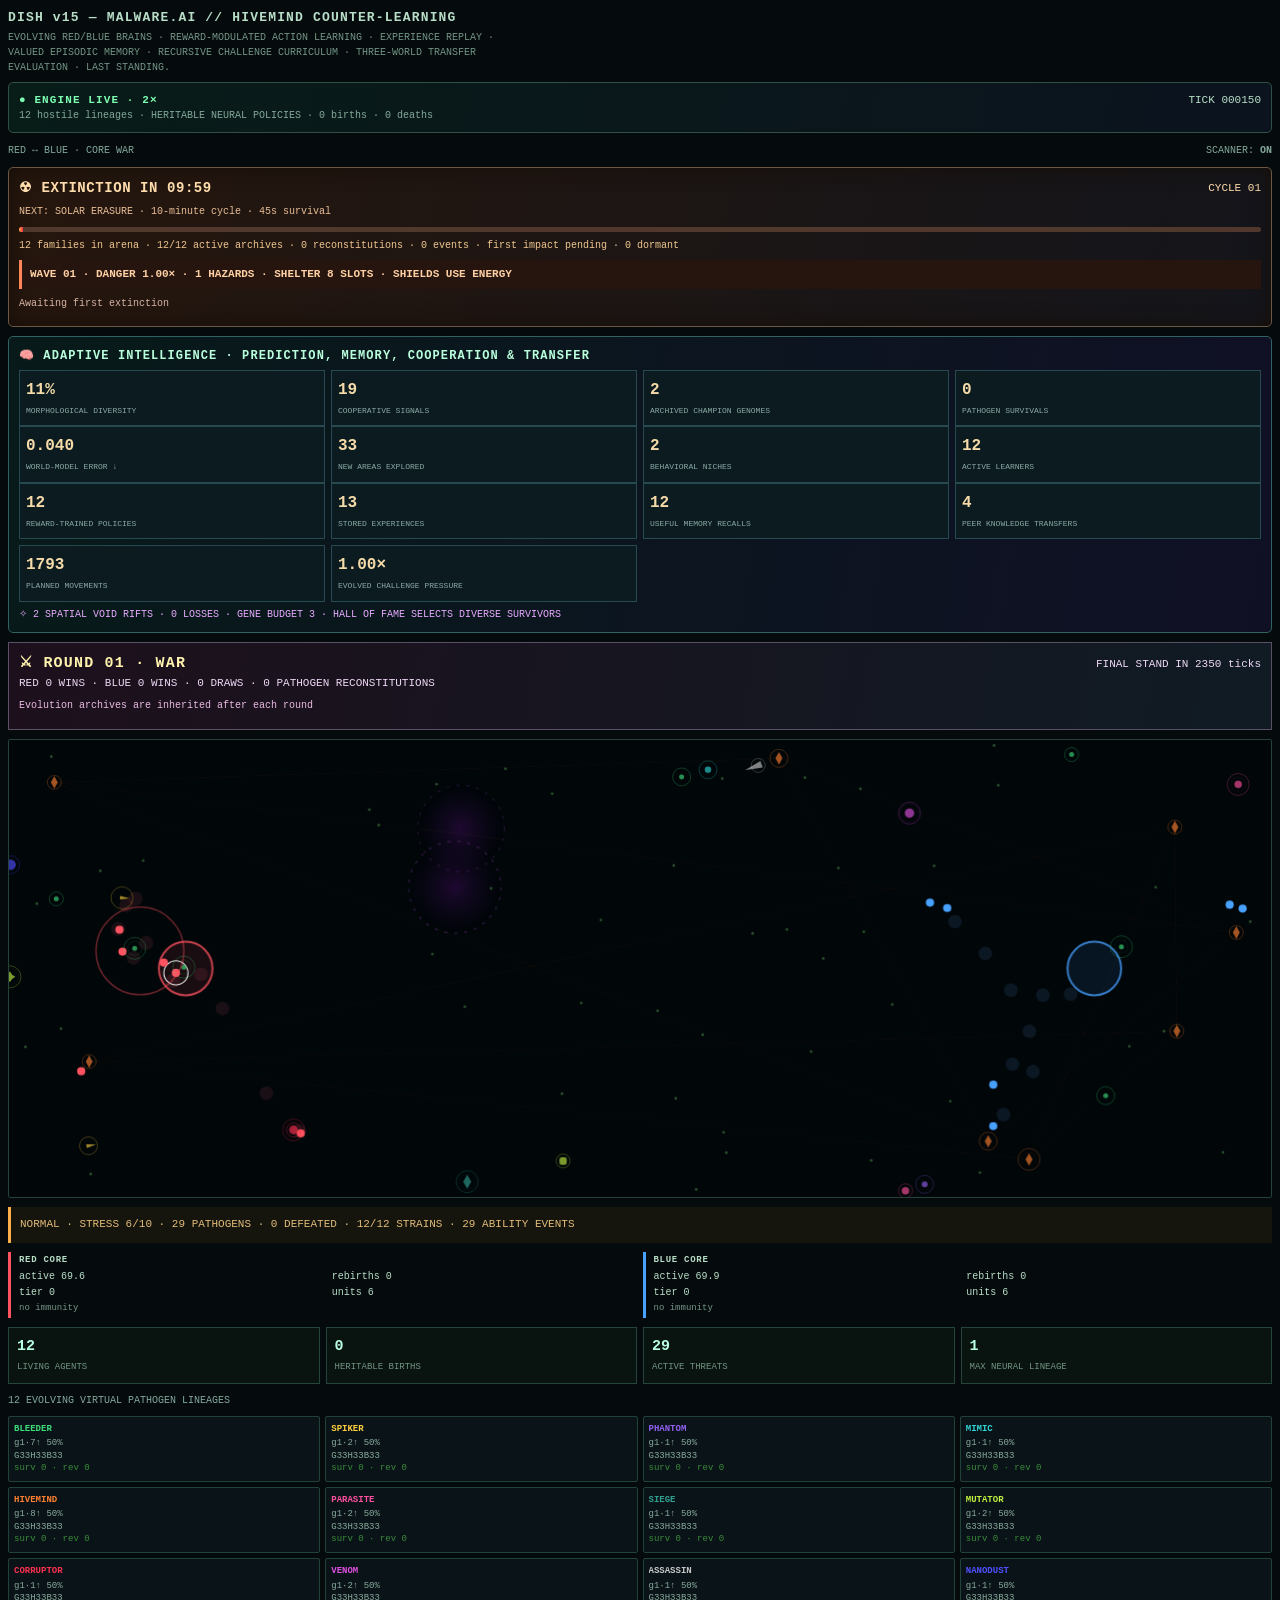
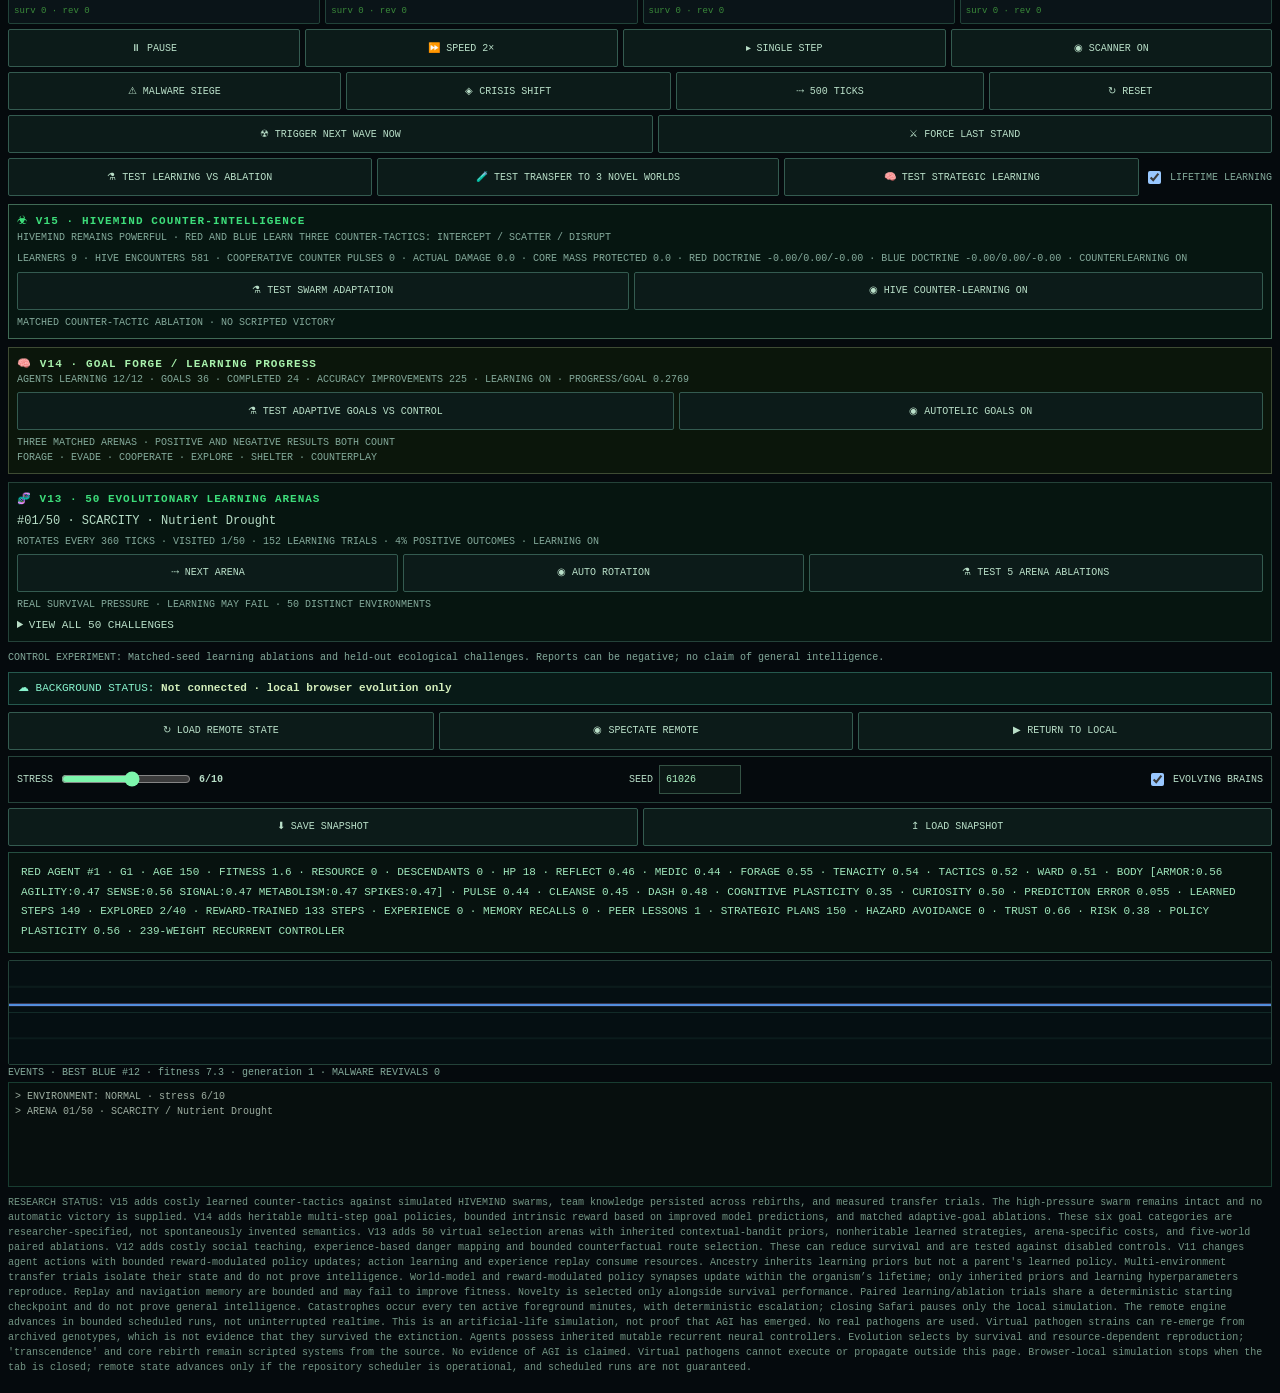
<file: dish-malware-ai-v15-hive-counter/index.html>
<!DOCTYPE html>
<html lang="en">
<head>
<meta charset="utf-8">
<meta name="viewport" content="width=device-width,initial-scale=1,viewport-fit=cover">
<title>DISH v15 — MALWARE.AI // HIVEMIND COUNTER-LEARNING</title>
<!-- Self-contained offline simulation. No external dependencies. -->
<style>
:root{
  --bg:#050a0d;--dish:#010609;--ink:#b8dec7;--mut:#739584;
  --red:#ff5361;--blue:#49a1ff;--food:#28502c;--line:#244239;
  --m0:#3ddd7a;--m1:#ffd040;--m2:#9060f0;--m3:#30d4d4;
  --m4:#ff8030;--m5:#ff50a0;--m6:#30a090;--m7:#c0f040;
  --m8:#ff3050;--m9:#e050e0;--m10:#c8c8c8;--m11:#5050ff;
  color-scheme:dark;
  padding-top:env(safe-area-inset-top,0px);
  padding-bottom:env(safe-area-inset-bottom,0px);
}
*{box-sizing:border-box}
body{margin:0;background:var(--bg);color:var(--ink);font:400 11px/1.5 ui-monospace,SFMono-Regular,Menlo,Consolas,monospace;padding:8px}
h1{font-size:13px;font-weight:600;margin:0 0 2px;letter-spacing:.09em}
p.sub{margin:0 0 7px;color:var(--mut);font-size:10px;max-width:84ch}
canvas{display:block;width:100%;height:51vh;min-height:290px;max-height:650px;background:var(--dish);border:1px solid var(--line);border-radius:2px}
.r2{display:grid;grid-template-columns:1fr 1fr;gap:5px;margin:5px 0 3px}
.box{border-left:3px solid;padding:2px 0 2px 8px}
.box.r{border-color:var(--red)}.box.b{border-color:var(--blue)}
.box b{display:block;font-weight:600;font-size:9px;letter-spacing:.08em;margin-bottom:2px}
.box .g2{display:grid;grid-template-columns:1fr 1fr;gap:1px 7px;font-size:10px}
.box .im{color:var(--mut);font-size:9px;margin-top:2px;word-break:break-all}
.cgrid{display:grid;grid-template-columns:repeat(4,1fr);gap:3px;margin:3px 0}
.cbox{font-size:9px;padding:2px 5px;border:1px solid var(--line);border-radius:2px;overflow:hidden}
.cbox .n{font-weight:600;white-space:nowrap;overflow:hidden;text-overflow:ellipsis;margin-bottom:1px}
.cbox .ci{color:var(--mut);font-size:8px;line-height:1.4}
.cbox .ci .st{color:#3a8a3a}
.ctl{display:flex;gap:5px;margin:5px 0}
button{font:inherit;font-size:10px;color:var(--ink);background:transparent;border:1px solid var(--mut);border-radius:2px;padding:4px 10px;cursor:pointer}
button:focus-visible{outline:2px solid var(--blue);outline-offset:2px}
.log{height:44px;overflow:hidden;font-size:9px;color:var(--mut);margin-top:2px}
.note{margin-top:8px;color:var(--mut);font-size:10px}
#evolutionLab{border:1px solid #2f6260;background:linear-gradient(100deg,#071a19,#101025);padding:10px;margin:8px 0;border-radius:5px}
#evolutionLab h2{font-size:12px;color:#baffdd;letter-spacing:.09em;margin:0 0 5px}
#evolutionLab .metrics{display:grid;grid-template-columns:repeat(4,minmax(0,1fr));gap:6px}
#evolutionLab .cell{background:#0b1b20;padding:7px 6px;border:1px solid #274a52}
#evolutionLab .cell b{display:block;color:#f5dba9;font-size:16px}
#evolutionLab .cell span{font-size:8px;color:#8caba5}
#rifts{color:#e7aaff;font-size:10px;margin-top:5px}
@media(max-width:510px){#evolutionLab .metrics{grid-template-columns:repeat(2,minmax(0,1fr))}}

#lastStand{border:1px solid #5a5066;background:linear-gradient(100deg,#1d101c,#101b24);padding:10px;margin:9px 0;color:#efd8f5}
#lastStand strong{font-size:15px;color:#fff3ae;letter-spacing:.08em}
#roundHistory{font-size:10px;margin:6px 0;color:#e9bbe2}
#remote{border:1px solid #25594e;background:#081a17;padding:7px 9px;font-size:11px;margin:7px 0;color:#88f3cd}
#cloudState{color:#d4efbc}
#lastStand.sudden{border-color:#ff5361;box-shadow:0 0 16px #93203033}

.v5hdr{border:1px solid #315045;padding:9px 10px;margin:7px 0 10px;background:linear-gradient(100deg,#081c18,#0b131e);border-radius:5px}
.live{color:#7cffb2;font-weight:700;letter-spacing:.1em;display:inline-block}
.small{color:#83a99a;font-size:10px}.v5row{display:flex;gap:12px;flex-wrap:wrap;justify-content:space-between;align-items:center}
.pulse{display:inline-block;width:8px;height:8px;background:#46fca1;border-radius:100%;box-shadow:0 0 10px #46fca1;margin-right:8px}
#world{border-left:3px solid #ffaf4a;padding:9px;margin:9px 0;background:#15150e;min-height:36px;color:#e2bb77}
#detail{border:1px solid #254f41;padding:10px 12px;line-height:1.8;background:#07120f;min-height:62px;margin:6px 0;color:#9fe6bb}
#chart{display:block;height:105px;min-height:105px;max-height:105px;width:100%;margin-top:7px}
.grid5{display:grid;grid-template-columns:repeat(4,minmax(0,1fr));gap:6px;margin:9px 0}
.metric{border:1px solid #25443b;padding:8px;background:#091410}.metric b{display:block;font-size:15px;color:#b9ffe3}.metric span{font-size:9px;color:var(--mut)}
#c{touch-action:manipulation}
label{font-size:10px;display:flex;align-items:center;gap:6px}input[type=range]{accent-color:#7df6ac;width:130px} input[type=number]{font:inherit;width:82px;background:#0b1715;color:#aff4c5;border:1px solid #345244;padding:6px}
button{border-color:#345b50;color:#b9dfc8;min-height:38px;background:#0c1b19;flex:1 1 auto}button:active{background:#22503c}
.cgrid{gap:5px}.cbox{background:#0a1418;border-color:#214239;padding:6px 5px;font-size:9px}.cbox .ci{color:#88aa9b;font-size:9px}
.ctl{flex-wrap:wrap}.row-setting{display:flex;justify-content:space-between;gap:8px;align-items:center;flex-wrap:wrap;border:1px solid #25443b;padding:8px;margin-top:6px}
.log{height:105px;overflow:auto;color:#b8cabb;font-size:10px;background:#070f0e;border:1px solid #183d31;padding:6px}
#extHud{border:1px solid #6b5743;background:linear-gradient(100deg,#25160d,#14151b);padding:10px;margin:9px 0;color:#ffdcac;border-radius:5px;box-shadow:inset 0 0 20px #160e08}
#extHud.warning{border-color:#ffa447;background:linear-gradient(100deg,#442b10,#211b12)}
#extHud.impact{border-color:#ff4255;background:linear-gradient(100deg,#451119,#270b19);box-shadow:0 0 25px #5b162866}
#extHud .big{font-size:14px;font-weight:800;letter-spacing:.04em}
#extDetail{margin:5px 0;font-size:10px;color:#eabf97}
#extTrack{height:5px;background:#50382d;border-radius:5px;overflow:hidden;margin-top:8px}
#extFill{height:100%;width:0;background:linear-gradient(90deg,#ffad42,#fb304b);transition:width .15s}
#extTally{color:#f0c78f;font-size:10px;margin:6px 0}
#waveChallenge{margin:7px 0;color:#ffd0a4;border-left:3px solid #ff8559;padding:6px 8px;background:#26150e;font-weight:700;font-size:11px}
#waveHistory{display:flex;flex-wrap:wrap;gap:5px;margin:5px 0;font-size:10px;color:#d6b4a5}
#waveHistory .wave{border:1px solid #65443b;padding:4px 6px;border-radius:3px;background:#21130d}
#waveHistory .gone{color:#ff8190}
@media (max-width:510px){.grid5{grid-template-columns:repeat(2,minmax(0,1fr))}body{padding:9px}h1{font-size:14px}.cgrid{grid-template-columns:repeat(3,minmax(0,1fr))}.r2{gap:9px}.box{padding:6px}.box .g2{grid-template-columns:1fr;font-size:11px}}
</style>
</head>
<body>
<h1>DISH v15 — MALWARE.AI // HIVEMIND COUNTER-LEARNING</h1>
<p class="sub">EVOLVING RED/BLUE BRAINS · REWARD-MODULATED ACTION LEARNING · EXPERIENCE REPLAY · VALUED EPISODIC MEMORY · RECURSIVE CHALLENGE CURRICULUM · THREE-WORLD TRANSFER EVALUATION · LAST STANDING.</p>
<div class="v5hdr"><div class="v5row"><span class="live" id="runStatus">◌ STARTING ENGINE…</span><span id="tickStatus">TICK 000000</span></div><div class="small" id="underStatus">Preparing digital organisms</div></div>
<div class="v5row small"><span>RED ↔ BLUE · CORE WAR</span><span>SCANNER: <b id="scannerLabel">OFF</b></span></div>
<div id="extHud" aria-live="polite"><div class="v5row"><span class="big" id="extTitle">☢ EXTINCTION IN 10:00</span><span id="extEpoch">CYCLE 01</span></div><div id="extDetail">HARDER EACH WAVE · escalating multi-hazard extinction · heritable survival</div><div id="extTrack"><div id="extFill"></div></div><div id="extTally">12 potential lineages · survival without guaranteed rescue</div><div id="waveChallenge">WAVE 01 · 1.00× · SINGLE HAZARD</div><div id="waveHistory">Awaiting first extinction</div></div>
<div id="evolutionLab" aria-live="polite"><h2>🧠 ADAPTIVE INTELLIGENCE · PREDICTION, MEMORY, COOPERATION & TRANSFER</h2><div class="metrics">
<div class="cell"><b id="morphDiv">0%</b><span>MORPHOLOGICAL DIVERSITY</span></div>
<div class="cell"><b id="signalCount">0</b><span>COOPERATIVE SIGNALS</span></div>
<div class="cell"><b id="championCount">0</b><span>ARCHIVED CHAMPION GENOMES</span></div>
<div class="cell"><b id="resilienceCount">0</b><span>PATHOGEN SURVIVALS</span></div>
</div><div class="metrics cognitive-metrics">
<div class="cell"><b id="predictionError">—</b><span>WORLD-MODEL ERROR ↓</span></div>
<div class="cell"><b id="explorationCells">0</b><span>NEW AREAS EXPLORED</span></div>
<div class="cell"><b id="novelArchive">0</b><span>BEHAVIORAL NICHES</span></div>
<div class="cell"><b id="plasticCount">0</b><span>ACTIVE LEARNERS</span></div>
</div><div class="metrics cognitive-metrics">
<div class="cell"><b id="policyLearners">0</b><span>REWARD-TRAINED POLICIES</span></div>
<div class="cell"><b id="replayCount">0</b><span>STORED EXPERIENCES</span></div>
<div class="cell"><b id="memoryRecall">0</b><span>USEFUL MEMORY RECALLS</span></div><div class="cell"><b id="peerLessons">0</b><span>PEER KNOWLEDGE TRANSFERS</span></div><div class="cell"><b id="strategicPlans">0</b><span>PLANNED MOVEMENTS</span></div>
<div class="cell"><b id="curriculumScore">1.00×</b><span>EVOLVED CHALLENGE PRESSURE</span></div>
</div><div id="rifts">✧ REALITY RIFTS · Dynamic spatial hazards and gene-cost trade-offs</div></div>
<div id="lastStand" aria-live="polite"><div class="v5row"><strong id="roundTitle">⚔ ROUND 01 · LAST ONE STANDING</strong><span id="roundClock">WAR PHASE</span></div><div id="roundScore">RED 0 WINS · BLUE 0 WINS · 0 DRAWS</div><div id="roundHistory">The final surviving faction wins the round. Neural traits are inherited across rounds.</div></div>
<canvas id="c" aria-label="Live simulated ecosystem: red and blue organisms and virtual pathogens"></canvas><div id="world">Initializing ecosystem…</div>
<div class="r2">
  <div class="box r"><b>RED CORE</b>
    <div class="g2"><span id="r-m">—</span><span id="r-rb">—</span><span id="r-t">—</span><span id="r-u">—</span></div>
    <div class="im" id="r-im"></div>
  </div>
  <div class="box b"><b>BLUE CORE</b>
    <div class="g2"><span id="b-m">—</span><span id="b-rb">—</span><span id="b-t">—</span><span id="b-u">—</span></div>
    <div class="im" id="b-im"></div>
  </div>
</div>
<div class="grid5">
 <div class="metric"><b id="statPop">12</b><span>LIVING AGENTS</span></div><div class="metric"><b id="statBirths">0</b><span>HERITABLE BIRTHS</span></div>
 <div class="metric"><b id="statMal">0</b><span>ACTIVE THREATS</span></div><div class="metric"><b id="statBrain">1</b><span>MAX NEURAL LINEAGE</span></div>
</div>
<div class="small" style="margin:8px 0">12 EVOLVING VIRTUAL PATHOGEN LINEAGES</div><div class="cgrid" id="cgrid"></div>
<div class="ctl"><button id="pp">⏸ PAUSE</button><button id="sp">⏩ SPEED 2×</button><button id="one">▸ SINGLE STEP</button><button id="scan">◉ SCANNER ON</button></div>
<div class="ctl"><button id="siege">⚠ MALWARE SIEGE</button><button id="famine">◈ CRISIS SHIFT</button><button id="skip">⤏ 500 TICKS</button><button id="rs">↻ RESET</button></div>
<div class="ctl"><button id="extTest">☢ TRIGGER NEXT WAVE NOW</button><button id="duel">⚔ FORCE LAST STAND</button></div>
<div class="ctl"><button id="probe">⚗ TEST LEARNING VS ABLATION</button><button id="transferProbe">🧪 TEST TRANSFER TO 3 NOVEL WORLDS</button><button id="strategyProbe">🧠 TEST STRATEGIC LEARNING</button><label class="small" style="align-self:center"><input type="checkbox" id="cognition" checked> LIFETIME LEARNING</label></div>
<section id="hiveCounterLab" style="border:1px solid #406a55;background:#061611;padding:8px;margin:8px 0">
 <div style="font-weight:700;color:#3ddd7a;letter-spacing:.1em">☣ V15 · HIVEMIND COUNTER-INTELLIGENCE</div>
 <div class="small">HIVEMIND REMAINS POWERFUL · RED AND BLUE LEARN THREE COUNTER-TACTICS: INTERCEPT / SCATTER / DISRUPT</div>
 <div id="hiveCounterMetrics" class="small" style="margin:6px 0">ENCOUNTER-DRIVEN LEARNING INITIALIZING</div>
 <div class="ctl" style="flex-wrap:wrap"><button id="hiveCounterProbe">⚗ TEST SWARM ADAPTATION</button><button id="hiveCounterToggle">◉ HIVE COUNTER-LEARNING ON</button></div>
 <div id="hiveCounterResult" class="small" aria-live="polite">MATCHED COUNTER-TACTIC ABLATION · NO SCRIPTED VICTORY</div>
 </section>
<section id="goalLab" style="border:1px solid #3e4b33;background:#0b160b;padding:8px;margin:8px 0">
 <div style="font-weight:700;color:#a8f1ac;letter-spacing:.1em">🧠 V14 · GOAL FORGE / LEARNING PROGRESS</div>
 <div id="goalMetrics" class="small">INHERITED GOAL PRIORS · LIFETIME SKILL DISCOVERY</div>
 <div class="ctl" style="flex-wrap:wrap"><button id="goalProbe">⚗ TEST ADAPTIVE GOALS VS CONTROL</button><button id="goalToggle">◉ AUTOTELIC GOALS ON</button></div>
 <div id="goalProbeResult" class="small" aria-live="polite">THREE MATCHED ARENAS · POSITIVE AND NEGATIVE RESULTS BOTH COUNT</div>
 <div class="small">FORAGE · EVADE · COOPERATE · EXPLORE · SHELTER · COUNTERPLAY</div>
 </section>
<section id="opportunityLab" style="border:1px solid #244239;padding:8px;margin:8px 0;background:#061510">
 <div style="color:#3ddd7a;font-weight:700;letter-spacing:.09em">🧬 V13 · 50 EVOLUTIONARY LEARNING ARENAS</div>
 <div id="opportunityCurrent" style="font-size:12px;margin:4px 0">INITIALIZING 50 ARENAS…</div>
 <div id="opportunityMetrics" class="small">INHERITED STRATEGY PRIORS · LIFETIME BANDIT LEARNING</div>
 <div class="ctl" style="flex-wrap:wrap"><button id="opportunityNext">⤏ NEXT ARENA</button><button id="opportunityAuto">◉ AUTO ROTATION</button><button id="opportunityProbe">⚗ TEST 5 ARENA ABLATIONS</button></div>
 <div id="opportunityResult" class="small" aria-live="polite">REAL SURVIVAL PRESSURE · LEARNING MAY FAIL · 50 DISTINCT ENVIRONMENTS</div>
 <details style="margin-top:5px"><summary style="cursor:pointer">VIEW ALL 50 CHALLENGES</summary><div id="opportunityCatalog" style="margin-top:5px"></div></details>
</section>
<div id="probeResult" class="small" aria-live="polite">CONTROL EXPERIMENT: Matched-seed learning ablations and held-out ecological challenges. Reports can be negative; no claim of general intelligence.</div>
<div id="remote">☁ BACKGROUND STATUS: <strong id="cloudState">Not connected · local browser evolution only</strong></div>
<div class="ctl"><button id="cloudOnce">↻ LOAD REMOTE STATE</button><button id="cloudSpectate">◉ SPECTATE REMOTE</button><button id="cloudLocal">▶ RETURN TO LOCAL</button></div>
<div class="row-setting"><label>STRESS <input id="stress" type="range" min="1" max="10" value="6"><b id="stressOut">6/10</b></label><label>SEED <input id="seed" type="number" value="61026" step="1"></label><label><input type="checkbox" id="neural" checked> EVOLVING BRAINS</label></div>
<div class="ctl"><button id="save">⬇ SAVE SNAPSHOT</button><button id="load">↥ LOAD SNAPSHOT</button><input id="file" type="file" accept=".json,application/json" hidden></div>
<div id="detail">TAP AN ORGANISM TO INSPECT ITS LEARNING RULES, REWARD-MODULATED POLICY, MEMORY AND INHERITED GENOME.</div>
<canvas id="chart" aria-label="Population evolution over time"></canvas>
<div class="small">EVENTS · <span id="scoreDetails">Awaiting first epoch</span></div><div class="log" id="log"></div>
<p class="note">RESEARCH STATUS: V15 adds costly learned counter-tactics against simulated HIVEMIND swarms, team knowledge persisted across rebirths, and measured transfer trials. The high-pressure swarm remains intact and no automatic victory is supplied. V14 adds heritable multi-step goal policies, bounded intrinsic reward based on improved model predictions, and matched adaptive-goal ablations. These six goal categories are researcher-specified, not spontaneously invented semantics. V13 adds 50 virtual selection arenas with inherited contextual-bandit priors, nonheritable learned strategies, arena-specific costs, and five-world paired ablations. V12 adds costly social teaching, experience-based danger mapping and bounded counterfactual route selection. These can reduce survival and are tested against disabled controls. V11 changes agent actions with bounded reward-modulated policy updates; action learning and experience replay consume resources. Ancestry inherits learning priors but not a parent's learned policy. Multi-environment transfer trials isolate their state and do not prove intelligence.  World-model and reward-modulated policy synapses update within the organism’s lifetime; only inherited priors and learning hyperparameters reproduce. Replay and navigation memory are bounded and may fail to improve fitness. Novelty is selected only alongside survival performance. Paired learning/ablation trials share a deterministic starting checkpoint and do not prove general intelligence. Catastrophes occur every ten active foreground minutes, with deterministic escalation; closing Safari pauses only the local simulation. The remote engine advances in bounded scheduled runs, not uninterrupted realtime. This is an artificial-life simulation, not proof that AGI has emerged. No real pathogens are used. Virtual pathogen strains can re-emerge from archived genotypes, which is not evidence that they survived the extinction. Agents possess inherited mutable recurrent neural controllers. Evolution selects by survival and resource-dependent reproduction; 'transcendence' and core rebirth remain scripted systems from the source. No evidence of AGI is claimed. Virtual pathogens cannot execute or propagate outside this page. Browser-local simulation stops when the tab is closed; remote state advances only if the repository scheduler is operational, and scheduled runs are not guaranteed.</p>
<script>
const cv=document.getElementById('c'),ctx=cv.getContext('2d');
let randState=61026;
function reseed(s){randState=(Math.floor(Number(s))>>>0)||61026;}
function R(){randState=(randState+0x6D2B79F5)>>>0;let t=randState;t=Math.imul(t^(t>>>15),t|1);t^=t+Math.imul(t^(t>>>7),t|61);return ((t^(t>>>14))>>>0)/4294967296;}
const cl=(v,a,b)=>Math.max(a,Math.min(b,v)),TAU=Math.PI*2;
const H2=(ax,ay,bx,by)=>Math.hypot(ax-bx,ay-by);
let W,H,U,food,teams,MW,cols,mwt,vfld,tick,flashes,LOG,paused=false,speed=2;
let neuralEnabled=true,worldStress=6,scanner=true,worldShift=0,selectedUnit=0,selectedPathogen=null,unitSeq=1;
let stats={births:0,deaths:0,food:0,abilities:0,pathogenDeaths:0,crises:0};
let history=[];
// Cooperative communication is costly, inherited and fallible. No scripted group intelligence.
let signalFields=[],voidZones=[];
let behaviorArchive=[],cognitionEnabled=true,advancedLearningEnabled=true;
let curriculum={level:1,history:[]};
// DISH V13 — 50 bounded, virtual evolutionary learning arenas.
// Five contexts per domain. These are *experimental opportunities*, not 50 independent AGI algorithms.
const OPPORTUNITY_PERIOD=360,OPPORTUNITY_COUNT=50,OPPORTUNITY_ACTIONS=['FORAGE','EVADE','RALLY','EXPLORE','SHELTER'];
const OPPORTUNITY_POLICY_SIZE=OPPORTUNITY_COUNT*OPPORTUNITY_ACTIONS.length;
const OPPORTUNITY_FAMILIES=[
 ['SCARCITY',['Nutrient Drought','Patchwork Harvest','Energy Bankruptcy','Hidden Food Reserve','Famine Recovery']],
 ['PREDATION',['Ambush Corridors','Hunter Convergence','Predator Feints','Crossfire Escape','Threat Reversal']],
 ['CLIMATE',['Thermal Overload','Ionic Shock','Void Migration','Radiant Fallout','Shelter Collapse']],
 ['NAVIGATION',['Frontier Survey','Long Pilgrimage','Broken Corridor','Moving Resources','Safe-Route Discovery']],
 ['MEMORY',['Delayed Payoff','False Food Trails','Rapid Forgetting','Recall Under Fire','Map Reversal']],
 ['SOCIAL',['Peer Apprenticeship','Trust Collapse','Cooperation Tax','Rally Defense','Signal Contagion']],
 ['PLANNING',['Energy Budgeting','Two-Step Hazard','Explore Exploit','Risk Deadline','Route Replanning']],
 ['COUNTERPLAY',['Armor Arms Race','Stealth Counter','Aggressive Rival','Tactical Withdrawal','Adaptive Enemy']],
 ['MORPHOLOGY',['Armor Overload','Speed Gauntlet','Sensory Fog','Signal Bottleneck','Metabolic Sprint']],
 ['TRANSFER',['Unseen Biome','Sudden Reversal','Combined Threats','Rare Resource','Novelty Gauntlet']]
];
// Profiles: scarcity, hazard, threat, fog, social friction, novelty, fatigue, mobility, forgetting, planning.
const OPPORTUNITY_BASE=[
 [.74,.10,.10,.14,.12,.28,.44,.15,.12,.24],
 [.17,.36,.82,.28,.15,.21,.22,.18,.10,.31],
 [.28,.77,.24,.48,.17,.32,.37,.24,.15,.30],
 [.26,.31,.23,.35,.13,.82,.29,.68,.12,.65],
 [.35,.27,.20,.46,.25,.48,.27,.18,.77,.68],
 [.28,.24,.38,.33,.78,.36,.24,.25,.24,.41],
 [.37,.39,.30,.39,.24,.52,.63,.35,.28,.84],
 [.31,.39,.79,.51,.24,.35,.43,.32,.18,.56],
 [.31,.38,.39,.76,.37,.38,.74,.79,.22,.39],
 [.55,.63,.61,.58,.44,.76,.62,.61,.55,.76]
];
const OPPORTUNITY_VARIANTS=[
 [.13,-.06,-.09,.08,-.05,.08,.03,-.05,-.03,.04],
 [-.06,.11,.12,-.07,.08,-.08,.10,.08,.08,-.10],
 [.07,.07,-.06,.13,.12,.06,-.08,.11,.10,.13],
 [-.11,-.05,.17,.03,-.09,.15,.14,-.08,-.10,.07],
 [.04,.14,.08,-.11,.17,-.04,.07,.14,.15,-.08]
];
const OPPORTUNITY_KEYS=['scarcity','hazard','threat','fog','social','novelty','fatigue','mobility','forgetting','planning'];
const OPPORTUNITIES=Object.freeze(Array.from({length:OPPORTUNITY_COUNT},(_,id)=>{
 const familyId=Math.floor(id/5),variant=id%5,base=OPPORTUNITY_BASE[familyId],shift=OPPORTUNITY_VARIANTS[variant];
 const entry={id,familyId,variant,family:OPPORTUNITY_FAMILIES[familyId][0],name:OPPORTUNITY_FAMILIES[familyId][1][variant]};
 for(let i=0;i<OPPORTUNITY_KEYS.length;i++)entry[OPPORTUNITY_KEYS[i]]=cl(base[i]+shift[i]+.018*Math.sin((id+1)*(i+3)),.02,.96);
 return Object.freeze(entry);
}));
let opportunityOverride=-1,opportunityLearningEnabled=true,opportunityLast=-1,opportunityHistory=[];
let opportunityStats=Array.from({length:OPPORTUNITY_COUNT},()=>({ticks:0,attempts:0,reward:0,positive:0}));
function activeOpportunity(){
 const epoch=Math.floor(Math.max(0,tick)/OPPORTUNITY_PERIOD);
 return OPPORTUNITIES[opportunityOverride>=0?opportunityOverride:(epoch*17)%OPPORTUNITY_COUNT];
}
function recordOpportunityCycle(){
 const o=activeOpportunity();
 opportunityStats[o.id].ticks++;
 if(o.id!==opportunityLast){
  opportunityLast=o.id;
  opportunityHistory.push({tick,id:o.id,round:roundNumber});
  if(opportunityHistory.length>80)opportunityHistory.shift();
  if(tick>0)add_log('ARENA '+String(o.id+1).padStart(2,'0')+'/50 · '+o.family+' / '+o.name);
 }
 return o;
}
function makeOpportunityState(parent=null,pressure=0){
 const prior=parent?.opportunity?.genes;
 const genes=Array.isArray(prior)&&prior.length===OPPORTUNITY_POLICY_SIZE?prior.slice():
   Array.from({length:OPPORTUNITY_POLICY_SIZE},()=> (R()-.5)*.20);
 if(prior)for(let i=0;i<genes.length;i++)if(R()<.055+pressure*.05)
   genes[i]=cl(genes[i]+(R()-.5)*(.20+pressure*.17),-1.4,1.4);
 return {genes,weights:genes.slice(),baseline:Array(OPPORTUNITY_COUNT).fill(0),
  counts:Array(OPPORTUNITY_COUNT).fill(0),last:null,updates:0,positive:0};
}
// V12 snapshots are migrated without consuming PRNG state. Learned weights never
// become inheritable: offspring receive genes only, not parents' experiences.
function initOpportunityState(c){
 if(!c.opportunity||!Array.isArray(c.opportunity.genes)||c.opportunity.genes.length!==OPPORTUNITY_POLICY_SIZE){
  const genes=Array.from({length:OPPORTUNITY_POLICY_SIZE},(_,i)=>
   .035*Math.sin((i+1)*1.71+(c.curiosity||.5)*3.2));
  c.opportunity={genes,weights:genes.slice(),baseline:Array(OPPORTUNITY_COUNT).fill(0),
   counts:Array(OPPORTUNITY_COUNT).fill(0),last:null,updates:0,positive:0};
 }
 const p=c.opportunity;
 if(!Array.isArray(p.weights)||p.weights.length!==OPPORTUNITY_POLICY_SIZE)p.weights=p.genes.slice();
 if(!Array.isArray(p.baseline)||p.baseline.length!==OPPORTUNITY_COUNT)p.baseline=Array(OPPORTUNITY_COUNT).fill(0);
 if(!Array.isArray(p.counts)||p.counts.length!==OPPORTUNITY_COUNT)p.counts=Array(OPPORTUNITY_COUNT).fill(0);
 p.updates??=0;p.positive??=0;p.last??=null;
}
function opportunityReward(u,last,opp){
 const c=u.cognition;
 const foodDelta=u.harvest-last.harvest,birthDelta=u.births-last.births,damageDelta=u.damage-last.damage;
 const healthDelta=(u.hp-last.hp)/Math.max(1,u.mx),energyDelta=(u.e-last.e)/22;
 const noveltyDelta=(c.explored||0)-last.explored,socialDelta=(c.socialLessons||0)-last.social;
 const planningDelta=(c.plannedMoves||0)-last.planned;
 const survival=cl(.75*healthDelta+.22*energyDelta,-1,1);
 const universal=cl(foodDelta*.65+birthDelta*.9+damageDelta*.006+survival,-2,2);
 const familyRewards=[
  foodDelta*.65+energyDelta*.2, -Math.min(0,healthDelta)*.5+damageDelta*.006,
  healthDelta*.65,noveltyDelta*.09,foodDelta*.3+noveltyDelta*.04,
  socialDelta*.08,planningDelta*.025+energyDelta*.15,
  damageDelta*.012+healthDelta*.25,energyDelta*.3+healthDelta*.18,
  noveltyDelta*.04+foodDelta*.15+socialDelta*.04
 ];
 return cl(universal+familyRewards[opp.familyId]*.4-.008,-2.2,2.2);
}
function opportunityTarget(u,action){
 if(action===0){
  let best=null,dist=Infinity;
  for(const f of food){const d=(f.x-u.x)**2+(f.y-u.y)**2;if(d<dist){dist=d;best=f;}}
  return best?Math.atan2(best.y-u.y,best.x-u.x):u.a;
 }
 if(action===1){
  let best=null,dist=Infinity;
  for(const q of U){if(q.t===u.t)continue;const d=(q.x-u.x)**2+(q.y-u.y)**2;if(d<dist){dist=d;best=q;}}
  for(const q of MW){if(q.target!==u.t)continue;const d=(q.x-u.x)**2+(q.y-u.y)**2;if(d<dist){dist=d;best=q;}}
  for(const q of voidZones){const d=(q.x-u.x)**2+(q.y-u.y)**2;if(d<dist){dist=d;best=q;}}
  return best?Math.atan2(u.y-best.y,u.x-best.x):u.a;
 }
 if(action===2){
  let best=null,dist=Infinity;
  for(const q of U){if(q===u||q.t!==u.t)continue;const d=(q.x-u.x)**2+(q.y-u.y)**2;if(d<dist){dist=d;best=q;}}
  const t=best||teams[u.t];return Math.atan2(t.y-u.y,t.x-u.x);
 }
 if(action===3){
  const c=u.cognition,visits=c.visits||[],cell=memoryCell(u.x,u.y);
  const cx=cell%EPISODIC_W,cy=Math.floor(cell/EPISODIC_W);
  let best=cell,min=Infinity;
  for(let dy=-1;dy<=1;dy++)for(let dx=-1;dx<=1;dx++){
   const x=cx+dx,y=cy+dy;if(x<0||y<0||x>=EPISODIC_W||y>=EPISODIC_H)continue;
   const idx=y*EPISODIC_W+x,score=(visits[idx]||0)+.06*Math.abs(dx+dy);
   if(score<min){min=score;best=idx;}
  }
  return Math.atan2((Math.floor(best/EPISODIC_W)+.5)*H/EPISODIC_H-u.y,
   ((best%EPISODIC_W)+.5)*W/EPISODIC_W-u.x);
 }
 if(refugia.length&&catStatus()==='warning'){
  let best=null,dist=Infinity;
  for(const q of refugia){const d=(q.x-u.x)**2+(q.y-u.y)**2;if(d<dist){dist=d;best=q;}}
  if(best)return Math.atan2(best.y-u.y,best.x-u.x);
 }
 return Math.atan2(teams[u.t].y-u.y,teams[u.t].x-u.x);
}
function learnOpportunity(u){
 const c=u.cognition;if(!c||!cognitionEnabled||!advancedLearningEnabled||!opportunityLearningEnabled)return;
 initOpportunityState(c);
 const p=c.opportunity,o=activeOpportunity(),last=p.last;
 if(last){
  const previous=OPPORTUNITIES[last.id],reward=opportunityReward(u,last,previous);
  const idx=last.id*OPPORTUNITY_ACTIONS.length+last.action;
  const advantage=cl(reward-p.baseline[last.id],-2,2);
  const rate=.018+.07*c.policyPlasticity;
  p.weights[idx]=cl(p.weights[idx]+rate*advantage,-2,2);
  p.baseline[last.id]=cl(p.baseline[last.id]*.96+.04*reward,-2,2);
  p.counts[last.id]++;p.updates++;if(reward>0)p.positive++;
  const tally=opportunityStats[last.id];tally.attempts++;tally.reward+=reward;if(reward>0)tally.positive++;
 }
 const hungry=cl((u.g.split-u.e)/Math.max(1,u.g.split),0,1);
 const wounded=cl(1-u.hp/Math.max(1,u.mx),0,1);
 const scoreBias=[hungry*.22,wounded*.24,o.social*.12,o.novelty*.12,o.hazard*.12];
 const offset=o.id*OPPORTUNITY_ACTIONS.length;
 let action=0,best=-Infinity;
 for(let k=0;k<OPPORTUNITY_ACTIONS.length;k++){
  const value=p.weights[offset+k]+scoreBias[k];
  if(value>best){best=value;action=k;}
 }
 if(R()<(.04+.16*c.policyExploration))action=Math.floor(R()*OPPORTUNITY_ACTIONS.length);
 p.last={id:o.id,action,angle:opportunityTarget(u,action),
  hp:u.hp,e:u.e,harvest:u.harvest,births:u.births,damage:u.damage,
  explored:c.explored||0,social:c.socialLessons||0,planned:c.plannedMoves||0};
 u.e-=.001+.002*c.policyPlasticity;
}
function opportunityGuidance(u){
 if(!cognitionEnabled||!advancedLearningEnabled||!opportunityLearningEnabled||!u.cognition||u.e<.7)
  return {angle:u.a,strength:0};
 const p=u.cognition.opportunity;if(!p)return {angle:u.a,strength:0};
 if(tick%11===u.id%11)learnOpportunity(u);
 const last=p.last;if(!last||last.id!==activeOpportunity().id)return {angle:u.a,strength:0};
 const confidence=cl(.13+.10*p.weights[last.id*OPPORTUNITY_ACTIONS.length+last.action],.04,.30);
 return {angle:last.angle,strength:confidence};
}
function opportunityPulse(u,o){
 if(tick%17!==u.id%17)return;
 const armor=cl(u.morph?.armor||.5,0,1),metabolism=cl(u.morph?.metabolism||.5,0,1);
 u.e-=o.fatigue*.045*(1-.45*metabolism);
 if(o.hazard>.22){
  for(const z of voidZones)if(H2(z.x,z.y,u.x,u.y)<z.r+14){
   u.hp-=o.hazard*.10*(1-.60*armor);break;
  }
 }
 if(o.forgetting>.3&&tick%119===u.id%119&&u.cognition?.memoryValue){
  const loss=1-.10*o.forgetting;
  for(let i=0;i<u.cognition.memoryValue.length;i++)u.cognition.memoryValue[i]*=loss;
 }
}
function opportunityHud(){
 const o=activeOpportunity(),stats=opportunityStats[o.id],el=id=>document.getElementById(id);
 if(!el('opportunityCurrent'))return;
 el('opportunityCurrent').textContent='#'+String(o.id+1).padStart(2,'0')+'/50 · '+o.family+' · '+o.name;
 el('opportunityMetrics').textContent='ROTATES EVERY '+OPPORTUNITY_PERIOD+' TICKS · VISITED '+opportunityStats.filter(q=>q.ticks>0).length+
  '/50 · '+stats.attempts+' LEARNING TRIALS · '+(stats.attempts?Math.round(100*stats.positive/stats.attempts):0)+
  '% POSITIVE OUTCOMES · '+(opportunityLearningEnabled?'LEARNING ON':'CONTROL OFF');
 if(tick%90<6||opportunityLast!==opportunityHud.last){
  opportunityHud.last=opportunityLast;
  el('opportunityCatalog').innerHTML=OPPORTUNITIES.map(q=>{
   const st=opportunityStats[q.id];
   return '<span style="display:inline-block;padding:2px 5px;margin:2px;border:1px solid '+
    (q.id===o.id?'#3ddd7a':'#244239')+';color:'+(st.ticks>0?'#b8dec7':'#739584')+'">'+
    String(q.id+1).padStart(2,'0')+' '+q.name+'</span>';
  }).join('');
 }
}
function runOpportunityProbe(steps=75){
 const original=engineSnapshot(),wasSpectating=spectating,start=JSON.parse(original);
 const n=cl(Math.floor(Number(steps)||75),10,130),arenas=[0,11,22,33,44],trials=[];
 try{
  for(const id of arenas){
   const pair=[];
   for(const enabled of [true,false]){
    restoreSnapshot(original,true);
    opportunityOverride=id;opportunityLearningEnabled=enabled;
    for(let i=0;i<n;i++)step();
    pair.push({fitness:U.reduce((v,u)=>v+scoreUnit(u),0),
      harvest:stats.food-(start.stats?.food||0),survivors:U.length});
   }
   trials.push({arena:id+1,delta:Number((pair[0].fitness-pair[1].fitness).toFixed(2)),learning:pair[0],control:pair[1]});
  }
 }finally{restoreSnapshot(original,true);spectating=wasSpectating;}
 const mean=Number((trials.reduce((v,q)=>v+q.delta,0)/trials.length).toFixed(2));
 document.getElementById('opportunityResult').textContent='5 ARENA ABLATIONS · '+n+' TICKS EACH · MEAN Δ FITNESS '+mean+
  ' · '+trials.map(q=>'#'+q.arena+' '+q.delta).join(' / ')+' · NEGATIVE RESULTS POSSIBLE';
 hud();draw();
 return {mean,trials,restored:engineSnapshot()===original};
}

// V14 GOAL FORGE: inherited *goal priors* plus lifetime learned goal utility.
// Inert virtual agents only. No executable pathogens, scripts or external actions.
const GOAL_LABELS=['FORAGE','EVADE','COOPERATE','EXPLORE','SHELTER','COUNTERPLAY'];
const GOAL_COUNT=GOAL_LABELS.length, GOAL_MIN_STEPS=24,GOAL_MAX_STEPS=75;
let goalLearningEnabled=true,goalStats={selected:0,completed:0,improving:0,progressTotal:0},
 goalHistory=[];
function makeGoalState(parent=null,pressure=0){
 const old=parent?.goal?.genes;
 const genes=Array.isArray(old)&&old.length===GOAL_COUNT?old.slice():
   Array.from({length:GOAL_COUNT},()=> (R()-.5)*.28);
 if(old)for(let k=0;k<GOAL_COUNT;k++)if(R()<.17+pressure*.12)
  genes[k]=cl(genes[k]+(R()-.5)*(.27+pressure*.18),-1.5,1.5);
 return {genes,values:genes.slice(),counts:Array(GOAL_COUNT).fill(0),
  current:null,updates:0,improving:0,progressEMA:0,lastError:null,scoreTotal:0};
}
// Snapshot migration is deterministic and consumes *no* random draws.
function initGoalState(c){
 if(!c.goal||!Array.isArray(c.goal.genes)||c.goal.genes.length!==GOAL_COUNT){
  const genes=Array.from({length:GOAL_COUNT},(_,k)=>.035*Math.sin((k+1)*2.93+(c.curiosity||.5)));
  c.goal={genes,values:genes.slice(),counts:Array(GOAL_COUNT).fill(0),
   current:null,updates:0,improving:0,progressEMA:0,lastError:null,scoreTotal:0};
 }
 const g=c.goal;
 if(!Array.isArray(g.values)||g.values.length!==GOAL_COUNT)g.values=g.genes.slice();
 if(!Array.isArray(g.counts)||g.counts.length!==GOAL_COUNT)g.counts=Array(GOAL_COUNT).fill(0);
 g.updates??=0;g.improving??=0;g.progressEMA??=0;g.lastError??=null;g.scoreTotal??=0;
}
// Learning progress is IMPROVEMENT in prediction accuracy, not surprise magnitude.
// A noisy, unlearnable stimulus is not perpetually rewarded for being unpredictable.
function goalLearningProgress(c){
 if(!c||!c.goal||!Number.isFinite(c.errorEMA)||c.updates<5)return 0;
 const g=c.goal,error=cl(c.errorEMA,0,4);
 if(!Number.isFinite(g.lastError)){g.lastError=error;return 0;}
 const improvement=cl(g.lastError-error,-.25,.25);
 g.lastError=error;
 g.progressEMA=cl(.93*g.progressEMA+.07*Math.max(0,improvement),0,.20);
 if(improvement>.0003){g.improving++;goalStats.improving++;goalStats.progressTotal+=improvement;}
 return cl(g.progressEMA*4,0,.35);
}
function goalTarget(u,kind){
 if(kind<5)return opportunityTarget(u,kind);
 let target=null,dd=Infinity;
 for(const q of U)if(q.t!==u.t){const d=(q.x-u.x)**2+(q.y-u.y)**2;if(d<dd){dd=d;target=q;}}
 return target?Math.atan2(target.y-u.y,target.x-u.x):u.a;
}
function goalReward(u,start,progress){
 const c=u.cognition;
 const foodDelta=u.harvest-start.harvest,birthDelta=u.births-start.births,damageDelta=u.damage-start.damage;
 const hpDelta=cl((u.hp-start.hp)/Math.max(1,u.mx),-2,2);
 const energyDelta=cl((u.e-start.e)/25,-2,2);
 const novelDelta=(c.explored||0)-start.explored;
 const teachDelta=(c.socialLessons||0)-start.social;
 const general=.18*foodDelta+.32*birthDelta+.2*hpDelta+.08*energyDelta;
 const individual=[
  foodDelta*.8+energyDelta*.25,
  hpDelta*.75,
  teachDelta*.44+hpDelta*.10,
  novelDelta*.22+progress*.6,
  hpDelta*.55+energyDelta*.14,
  damageDelta*.024+hpDelta*.12
 ][start.kind]||0;
 return cl(general+individual-.035,-2,2);
}
function chooseAutotelicGoal(u,progress){
 const c=u.cognition;if(!c||!cognitionEnabled||!advancedLearningEnabled||!goalLearningEnabled)return null;
 initGoalState(c);
 const g=c.goal,now=tick;
 if(g.current&&now<g.current.until)return g.current;
 // Complete a temporally extended goal and learn from the actual outcome.
 if(g.current){
  const old=g.current;
  const reward=goalReward(u,old,progress),rewardAdvantage=cl(reward,-2,2);
  const eta=.05+.14*c.policyPlasticity;
  g.values[old.kind]=cl(g.values[old.kind]+eta*(rewardAdvantage-g.values[old.kind]),-2,2);
  g.counts[old.kind]++;g.updates++;g.scoreTotal+=reward;
  goalStats.completed++;
 }
 const total=g.counts.reduce((a,b)=>a+b,0)+1;
 let best=0,score=-Infinity;
 const o=activeOpportunity();
 const stateBias=[
  cl((u.g.split-u.e)/Math.max(1,u.g.split),0,1)*.35,
  cl(1-u.hp/Math.max(1,u.mx),0,1)*.35,
  o.social*.18,
  o.novelty*.14+progress*.40,
  o.hazard*.18,
  o.threat*.18
 ];
 for(let i=0;i<GOAL_COUNT;i++){
  const uncertainty=Math.sqrt(Math.log(total+1)/(1+g.counts[i]));
  const value=g.values[i]+stateBias[i]+.12*c.curiosity*uncertainty;
  if(value>score){score=value;best=i;}
 }
 // Small bounded exploration: deterministic under snapshot PRNG.
 if(R()<.015+.08*c.policyExploration)best=Math.floor(R()*GOAL_COUNT);
 const span=GOAL_MIN_STEPS+Math.floor((GOAL_MAX_STEPS-GOAL_MIN_STEPS)*(.4+.6*c.planning));
 g.current={kind:best,until:now+span,hp:u.hp,e:u.e,harvest:u.harvest,births:u.births,damage:u.damage,
  explored:c.explored||0,social:c.socialLessons||0};
 u.e-=.02+.014*c.policyPlasticity;
 goalStats.selected++;
 if(goalHistory.length>=50)goalHistory.shift();
 goalHistory.push({tick,organism:u.id,team:u.t,goal:best,arena:o.id});
 return g.current;
}
function goalGuidance(u){
 if(!neuralEnabled||!cognitionEnabled||!advancedLearningEnabled||!goalLearningEnabled||u.e<1.0)
  return {angle:u.a,strength:0};
 if(tick%7!==u.id%7)return {angle:u.a,strength:0};
 const c=u.cognition;if(!c)return {angle:u.a,strength:0};
 const progress=goalLearningProgress(c),selected=chooseAutotelicGoal(u,progress);
 if(!selected)return {angle:u.a,strength:0};
 return {angle:goalTarget(u,selected.kind),strength:cl(.055+.16*c.planning+.06*progress,.05,.25)};
}
function goalHud(){
 const el=id=>document.getElementById(id);
 if(!el('goalMetrics'))return;
 const learners=U.filter(u=>(u.cognition?.goal?.updates||0)>0).length;
 const mean=goalStats.completed?(goalStats.progressTotal/goalStats.completed):0;
 el('goalMetrics').textContent='AGENTS LEARNING '+learners+'/'+U.length+
  ' · GOALS '+goalStats.selected+' · COMPLETED '+goalStats.completed+
  ' · ACCURACY IMPROVEMENTS '+goalStats.improving+
  ' · LEARNING '+(goalLearningEnabled?'ON':'OFF')+
  ' · PROGRESS/GOAL '+mean.toFixed(4);
}
function runGoalAblation(steps=90){
 const original=engineSnapshot(),wasSpectating=spectating;
 const n=cl(Math.floor(Number(steps)||90),20,160),arenas=[4,22,46],trials=[];
 try{
  for(const arena of arenas){
   const pair=[];
   for(const enabled of [true,false]){
    restoreSnapshot(original,true);
    opportunityOverride=arena;goalLearningEnabled=enabled;
    const start=stats.food;
    for(let i=0;i<n;i++)step();
    pair.push({fitness:U.reduce((sum,u)=>sum+scoreUnit(u),0),
      survivors:U.length,harvest:stats.food-start});
   }
   trials.push({arena,delta:Number((pair[0].fitness-pair[1].fitness).toFixed(3)),
    learning:pair[0],control:pair[1]});
  }
 }finally{restoreSnapshot(original,true);spectating=wasSpectating;}
 const delta=Number((trials.reduce((sum,t)=>sum+t.delta,0)/trials.length).toFixed(3));
 document.getElementById('goalProbeResult').textContent='THREE MATCHED ARENAS · Δ FITNESS '+delta+
  ' · '+trials.map(t=>'#'+(t.arena+1)+': '+t.delta).join(' / ')+
  ' · NEGATIVE RESULTS ARE VALID';
 hud();draw();
 return {trials,delta,restored:engineSnapshot()===original};
}

// DISH V15 — HIVEMIND COUNTER-LEARNING
// Purely virtual threat model; no executable malware, networking, or file access.
const HIVE_TACTICS=['INTERCEPT','SCATTER','DISRUPT'];
const HIVE_TACTIC_COUNT=3,HIVE_SENSE_RADIUS=210,HIVE_DECISION_TICKS=27;
let hiveCounterEnabled=true;
let hiveResearch={encounters:0,decisions:0,updates:0,disruptions:0,damage:0,protected:0,energySpent:0};
function createHiveGenes(source=null,pressure=0){
 const genes=Array.isArray(source?.hive?.genes)&&source.hive.genes.length===HIVE_TACTIC_COUNT?
  source.hive.genes.slice():Array.from({length:HIVE_TACTIC_COUNT},()=> (R()-.5)*.18);
 if(source)for(let i=0;i<HIVE_TACTIC_COUNT;i++)if(R()<.2+pressure*.10)
  genes[i]=cl(genes[i]+(R()-.5)*(.24+.12*pressure),-.9,.9);
 return {genes,weights:genes.slice(),counts:[0,0,0],baseline:[0,0,0],last:null,updates:0,
   observed:0,disruptions:0,damage:0,learningReward:0};
}
function initHiveResponse(c){
 if(!c.hive||!Array.isArray(c.hive.genes)||c.hive.genes.length!==HIVE_TACTIC_COUNT){
  const genes=Array.from({length:HIVE_TACTIC_COUNT},(_,i)=>.025*Math.sin((i+1)*3.7+(c.curiosity||.5)));
  c.hive={genes,weights:genes.slice(),counts:[0,0,0],baseline:[0,0,0],last:null,
   updates:0,observed:0,disruptions:0,damage:0,learningReward:0};
 }
 const h=c.hive;
 if(!Array.isArray(h.weights)||h.weights.length!==3)h.weights=h.genes.slice();
 if(!Array.isArray(h.counts)||h.counts.length!==3)h.counts=[0,0,0];
 if(!Array.isArray(h.baseline)||h.baseline.length!==3)h.baseline=[0,0,0];
 h.last??=null;h.updates??=0;h.observed??=0;h.disruptions??=0;h.damage??=0;h.learningReward??=0;
}
function initHiveDoctrine(T){
 if(!T.hiveDoctrine||!Array.isArray(T.hiveDoctrine.weights)||T.hiveDoctrine.weights.length!==3){
  T.hiveDoctrine={weights:[0,0,0],samples:[0,0,0],encounters:0,lessons:0,disruptions:0,damage:0};
 }
 const d=T.hiveDoctrine;
 if(!Array.isArray(d.samples)||d.samples.length!==3)d.samples=[0,0,0];
 for(const key of ['encounters','lessons','disruptions','damage'])d[key]??=0;
}
function nearestHive(u,limit=HIVE_SENSE_RADIUS){
 let closest=null,dist=limit*limit;
 for(const m of MW){
  if(m.type!==4||m.hp<=0||m.target!==u.t||is_imm(m.target,m.type,m.gen))continue;
  const d=(m.x-u.x)**2+(m.y-u.y)**2;
  if(d<dist){dist=d;closest=m;}
 }
 return closest?{m:closest,dist:Math.sqrt(dist)}:null;
}
function countHiveAllies(u,r=54){
 let count=0,lim=r*r;
 for(const q of U){
  if(q.t===u.t&&q.hp>0&&(q.x-u.x)**2+(q.y-u.y)**2<=lim)count++;
 }
 return count;
}
// Measured tactical feedback: surviving, protecting the core and damaging
// HIVEMIND matter. No tactic is preselected as permanently optimal.
function learnHiveCounter(u){
 const c=u.cognition;if(!c?.hive)return;
 const h=c.hive,old=h.last;
 if(!old)return;
 const T=teams[u.t];initHiveDoctrine(T);const d=T.hiveDoctrine,k=old.action;
 const personalDamage=(h.damage-old.damage),loss=Math.max(0,old.core-T.mass);
 const hpDelta=(u.hp-old.hp)/Math.max(1,u.mx);
 const energyDelta=(u.e-old.e)/Math.max(1,u.g.split);
 const reward=cl(personalDamage*.15+hpDelta*.50+energyDelta*.10-loss*.016,-1.8,1.8);
 const advantage=cl(reward-h.baseline[k],-1.8,1.8);
 h.baseline[k]=cl(h.baseline[k]*.93+.07*reward,-2,2);
 h.weights[k]=cl(h.weights[k]+(.10+.10*c.policyPlasticity)*advantage,-2,2);
 h.counts[k]++;h.updates++;h.learningReward+=reward;
 // Shared, delayed social memory: both sides learn independently and preserve
 // successful counter-strategies across deaths, rebirths and round resets.
 const eta=.014+.02/(1+d.samples[k]*.04);
 d.weights[k]=cl(d.weights[k]+eta*(reward-d.weights[k]),-1.3,1.3);
 d.samples[k]++;d.lessons++;h.last=null;hiveResearch.updates++;
}
function hivemindDisruption(u,target){
 const h=u.cognition?.hive;
 if(!h||!hiveCounterEnabled||u.e<3.5||tick-(u.hivePulseAt??-500)<37)return false;
 const allies=countHiveAllies(u);
 if(allies<2||u.morph.signal<.22||H2(u.x,u.y,target.x,target.y)>116)return false;
 // Cooperative attack costs energy and scales with *real* allied positioning.
 const power=cl(.48+.17*Math.min(4,allies-1),.5,1.2);
 const damage=Math.max(.05,u.g.atk*.70*power*(.40+.60*u.morph.signal));
 const cost=.40+.10*power;
 u.e-=cost;u.hivePulseAt=tick;
 target.hp-=damage;target.dmg_taken+=damage;u.damage+=damage;
 // Temporarily disrupt, but never erase, the coordinated core-drain field.
 target.disruptedUntil=Math.max(target.disruptedUntil||0,tick+35);
 target.disruptionStrength=cl(Math.max(target.disruptionStrength||0,.09+.035*Math.min(5,allies)),0,.38);
 u.hiveDamage=(u.hiveDamage||0)+damage;h.damage+=damage;h.disruptions++;
 const doctrine=teams[u.t].hiveDoctrine;initHiveDoctrine(teams[u.t]);
 doctrine.disruptions++;doctrine.damage+=damage;
 hiveResearch.disruptions++;hiveResearch.damage+=damage;hiveResearch.energySpent+=cost;
 return true;
}
function hiveCounterStep(u){
 if(!hiveCounterEnabled||!neuralEnabled||!cognitionEnabled||!advancedLearningEnabled||
   !u.cognition||u.e<.8)return {angle:u.a,strength:0};
 const near=nearestHive(u),h=u.cognition.hive;if(!near||!h){if(h?.last&&tick>=h.last.until)learnHiveCounter(u);return {angle:u.a,strength:0};}
 const T=teams[u.t];initHiveDoctrine(T);
 h.observed++;T.hiveDoctrine.encounters++;hiveResearch.encounters++;
 // Long-lived action interval lets an agent evaluate consequences over time.
 if(h.last&&tick>=h.last.until)learnHiveCounter(u);
 if(!h.last){
  const energy=cl(u.e/Math.max(1,u.g.split),0,2),health=cl(u.hp/Math.max(1,u.mx),0,1);
  const d=T.hiveDoctrine,opts=[
   h.weights[0]+d.weights[0]*.44+.07*health,
   h.weights[1]+d.weights[1]*.44+.23*(1-health),
   h.weights[2]+d.weights[2]*.44+.12*energy+.09*cl(countHiveAllies(u)/3,0,1)
  ];
  let k=opts.indexOf(Math.max(...opts));
  if(R()<.10+.08*u.cognition.policyExploration)k=Math.floor(R()*HIVE_TACTIC_COUNT);
  h.last={action:k,until:tick+HIVE_DECISION_TICKS,hp:u.hp,e:u.e,
     core:T.mass,damage:h.damage};
  hiveResearch.decisions++;
 }
 const action=h.last.action,m=near.m;
 let angle=u.a,strength=.40;
 if(action===0){angle=Math.atan2(m.y-u.y,m.x-u.x);strength=.48;u.e-=.0028;}
 else if(action===1){angle=Math.atan2(u.y-m.y,u.x-m.x);strength=.59;u.e-=.0013;}
 else{
  const flank=(u.id%2?1:-1)*.35;
  angle=Math.atan2(m.y-u.y,m.x-u.x)+flank;strength=.42;
  if(tick%3===u.id%3)hivemindDisruption(u,m);
 }
 return {angle,strength,action};
}
function hiveDefenseHud(){
 const el=id=>document.getElementById(id);
 if(!el('hiveCounterMetrics'))return;
 const r=teams.red?.hiveDoctrine,b=teams.blue?.hiveDoctrine;
 const fmt=d=>d?d.weights.map(x=>Number(x).toFixed(2)).join('/'):'0/0/0';
 const learners=U.filter(u=>(u.cognition?.hive?.updates||0)>0).length;
 el('hiveCounterMetrics').textContent='LEARNERS '+learners+' · HIVE ENCOUNTERS '+hiveResearch.encounters+
  ' · COOPERATIVE COUNTER PULSES '+hiveResearch.disruptions+' · ACTUAL DAMAGE '+hiveResearch.damage.toFixed(1)+' · CORE MASS PROTECTED '+(hiveResearch.protected||0).toFixed(1)+
  ' · RED DOCTRINE '+fmt(r)+' · BLUE DOCTRINE '+fmt(b)+
  ' · COUNTERLEARNING '+(hiveCounterEnabled?'ON':'CONTROL OFF');
}
function runHiveAblation(steps=110){
 const save=engineSnapshot(),wasSpectating=spectating,base=JSON.parse(save);
 const n=cl(Math.floor(Number(steps)||110),25,250),tests=[];
 try{
  for(const enabled of [true,false]){
   restoreSnapshot(save,true);
   hiveCounterEnabled=enabled;worldStress=cl((base.worldStress||6)+1,1,10);
   // Isolate the synthetic HIVEMIND challenge from unrelated threat families.
   // Both arms receive identical populations, arena state and 4-member hives.
   MW=MW.filter(m=>m.type===4);roundPhase='WAR';roundStartTick=tick;
   for(let type=0;type<12;type++)if(type!==4){
    cols[type].extinct=true;cols[type].reviveAt=tick+n+200;
   }
   for(const team of ['red','blue']){
    const T=teams[team];T.mass=Math.max(250,T.mass);
    const existing=MW.filter(m=>m.type===4&&m.target===team);
    for(let k=existing.length;k<4;k++)MW.push(mk_mw(4,team));
    const swarm=MW.filter(m=>m.type===4&&m.target===team);
    for(let k=0;k<swarm.length;k++){
     const m=swarm[k],phase=2*Math.PI*k/Math.max(4,swarm.length);
     m.hive_id=team==='red'?113:114;m.hive_slot=k%4;
     m.x=cl(T.x+Math.cos(phase)*84,0,W);
     m.y=cl(T.y+Math.sin(phase)*84,0,H);
     m.hp=Math.max(20,m.hp);
     if(is_imm(team,4,m.gen)){
      let gen=m.gen;while(teams[team].immune[4].has(gen)&&gen<m.gen+24)gen++;
      m.gen=gen;
     }
    }
   }
   const start={red:teams.red.mass,blue:teams.blue.mass},dam=hiveResearch.damage;
   for(let k=0;k<n;k++)step();
   tests.push({enabled,coreLoss:Number((Math.max(0,start.red-teams.red.mass)+
     Math.max(0,start.blue-teams.blue.mass)).toFixed(2)),
     damage:Number((hiveResearch.damage-dam).toFixed(2)),
     living:U.length,learners:U.filter(u=>u.cognition?.hive?.updates>0).length});
  }
 }finally{restoreSnapshot(save,true);spectating=wasSpectating;}
 const diff=Number((tests[1].coreLoss-tests[0].coreLoss).toFixed(2));
 const status='HIVE AB TEST '+n+' TICKS · CORE LOSS WITH LEARNING '+tests[0].coreLoss+
  ' / WITHOUT '+tests[1].coreLoss+' · Δ PROTECTION '+diff+
  ' · NOT PROOF OF GENERAL INTELLIGENCE';
 document.getElementById('hiveCounterResult').textContent=status;
 hud();draw();selectedUnit=base.selectedUnit;
 return {tests,coreProtectionDelta:diff,restored:engineSnapshot()===save};
}

const POLICY_SIZE=NN_SAFE_POLICY_SIZE(), EXPERIENCE_LIMIT=12;
function NN_SAFE_POLICY_SIZE(){return 8*7+7;}
function updateCurriculum(winner,redPerformance,bluePerformance){
 const accomplished=winner!=='draw' && Math.max(redPerformance,bluePerformance)>=5;
 const step=accomplished?.17:-.11;
 curriculum.level=cl(curriculum.level+step,1,4.5);
 curriculum.history.push({round:roundNumber,winner,level:Number(curriculum.level.toFixed(3))});
 if(curriculum.history.length>20)curriculum.history.shift();
 return curriculum.level;
}
// World-model learning and novelty search are statistical experiments, not evidence of AGI.
const COG_OUT=6, COG_CONTEXT=NN_SAFE_CONTEXT(), COG_GENES=COG_OUT*(COG_CONTEXT+1);
const EPISODIC_W=8,EPISODIC_H=5, BEHAVIOR_ARCHIVE_LIMIT=64;
const STRATEGY_MEMORY_SIZE=EPISODIC_W*EPISODIC_H;
function NN_SAFE_CONTEXT(){return 8;}
const SIGNAL_LIMIT=90, GENE_BUDGET=3;
const MORPH_KEYS=['armor','agility','sense','signal','metabolism','spikes'];
function morphNeutral(){return Object.fromEntries(MORPH_KEYS.map(k=>[k,.5]));}
// A zero-sum physiological budget: better armor means fewer resources for speed,
// sensing, communication, energy metabolism or counterattack.
function normalizeMorph(raw){
 const genes={};let free=[...MORPH_KEYS],remaining=GENE_BUDGET;
 for(const k of MORPH_KEYS)genes[k]=Math.max(.01,Number(raw?.[k])||.5);
 for(let pass=0;pass<10&&free.length;pass++){
  const total=free.reduce((n,k)=>n+genes[k],0),next=[];let changed=false;
  for(const k of free){const share=remaining*genes[k]/(total||1);
   if(share<.08){genes[k]=.08;remaining-=.08;changed=true;}
   else if(share>.92){genes[k]=.92;remaining-=.92;changed=true;}
   else next.push(k);
  }
  if(!changed){for(const k of free)genes[k]=remaining*genes[k]/(total||1);return genes;}
  free=next;
 }
 if(free.length){const total=free.reduce((n,k)=>n+genes[k],0);for(const k of free)genes[k]=remaining*genes[k]/(total||1);}
 return genes;
}
function mkMorph(parent=null,pressure=0,mate=null){
 const genes=parent?{...parent}:morphNeutral();
 for(const k of MORPH_KEYS){if(mate&&R()<.43)genes[k]=(genes[k]+mate[k])*.5;
  if(R()<.40+pressure*.2)genes[k]+=(R()-.5)*(.24+pressure*.26);
 }
 return normalizeMorph(genes);
}
function morphDist(a,b){return MORPH_KEYS.reduce((n,k)=>n+Math.abs((a?.[k]??.5)-(b?.[k]??.5)),0)/MORPH_KEYS.length;}
function emitSignal(u){
 if(u.e<1.2||tick-(u.signalAt??-100)<31||signalFields.length>=SIGNAL_LIMIT)return false;
 const intent=u.intent?.[6]||0;if(intent<.15)return false;
 const strength=.3+.9*u.morph.signal;
 u.e-=.075+.09*u.morph.signal;u.signalAt=tick;
 signalFields.push({x:u.x,y:u.y,t:u.t,weight:strength,ttl:135+Math.floor(u.morph.signal*150),kind:u.harvest>1?'FORAGE':'RALLY'});
 return true;
}
function signalVector(u){
 let x=0,y=0,n=0;
 for(const q of signalFields){if(q.t!==u.t)continue;
  const dx=q.x-u.x,dy=q.y-u.y,d=Math.hypot(dx,dy),range=25+u.g.sense*(.5+u.morph.sense);
  if(d>range||d<8)continue;
  const value=(q.weight/(15+d))*(q.kind==='FORAGE'&&u.e<4?1.3:1);
  x+=dx/d*value;y+=dy/d*value;n++;
 }
 const length=Math.hypot(x,y);return length>1e-8?{x:x/length,y:y/length,n}:{x:0,y:0,n:0};
}
function spawnVoidZones(){
 voidZones=Array.from({length:2+Math.min(2,Math.floor(roundNumber/9))},(_,i)=>({
  x:W*(.12+R()*.76),y:H*(.14+R()*.72),r:25+R()*30,strength:.4+R()*.5,
  phase:R()*TAU
 }));
}
function applyVoidDamage(u){
 if(tick%8!==0)return;
 for(const z of voidZones){const d=H2(u.x,u.y,z.x,z.y);if(d>=z.r)continue;
  const effect=(1-d/z.r)*z.strength*(.5+worldStress*.11);
  const sensed=u.morph.sense>.4&&u.intent[3]<.05;
  u.hp-=effect*(.30-u.morph.armor*.12)*(sensed?.58:1);
  u.e-=effect*(.17-u.morph.metabolism*.07);
 }
}
// Archive diverse, independently successful champions without creating a winner.
function cognitiveHeritage(u){const c=u.cognition;return c?{genes:c.genes.slice(),plasticity:c.plasticity,curiosity:c.curiosity,retention:c.retention,
 policyGenes:c.policyGenes.slice(),policyPlasticity:c.policyPlasticity,policyExploration:c.policyExploration,
 trust:c.trust,planning:c.planning,riskAversion:c.riskAversion,
 opportunity:{genes:c.opportunity?.genes?.slice()||Array(OPPORTUNITY_POLICY_SIZE).fill(0)},
 goal:{genes:c.goal?.genes?.slice()||Array(GOAL_COUNT).fill(0)},
 hive:{genes:c.hive?.genes?.slice()||Array(HIVE_TACTIC_COUNT).fill(0)}}:null;}
function archiveChampions(team){
 const T=teams[team],live=U.filter(u=>u.t===team&&u.hp>0).sort((a,b)=>scoreUnit(b)-scoreUnit(a)).slice(0,7);
 T.hall??=[];
 for(const u of live){const fitness=scoreUnit(u);
  const novelty=noveltyScore(u),descriptor=behaviorSignature(u);
  const near=T.hall.find(c=>morphDist(c.morph,u.morph)<.075&&behaviorDistance(c.descriptor||descriptor,descriptor)<.16);
  if(near){if(fitness>near.fitness){Object.assign(near,{brain:u.brain.slice(),abilities:{...u.abilities},morph:{...u.morph},cognition:cognitiveHeritage(u),descriptor,novelty,g:{...u.g},gen:u.gen,fitness,id:u.id});}continue;}
  if(fitness<1.5)continue;
  T.hall.push({id:u.id,brain:u.brain.slice(),abilities:{...u.abilities},morph:{...u.morph},cognition:cognitiveHeritage(u),descriptor,novelty,g:{...u.g},gen:u.gen,fitness});
  recordNiche(u,novelty);
  T.hall.sort((a,b)=>(b.fitness+b.novelty*1.8)-(a.fitness+a.novelty*1.8));
  if(T.hall.length>6)T.hall.length=6;
 }
}

// Last-one-standing tournaments: actual elimination decides winners; a time-limited
// attrition stage makes endless defensive stalemates possible to resolve.
const ROUND_NORMAL_TICKS=2500, ROUND_STAND_TICKS=950;
let roundNumber=1,roundStartTick=0,roundPhase='WAR',roundScore={red:0,blue:0,draw:0},roundHistory=[];
let pathogenResurrections=0;
let spectating=false,cloudLastSync=0,cloudError='',cloudStatus='LOCAL ONLY';
const CLOUD_STATE_URL='https://raw.githubusercontent.com/reppiks490/builds/main/dish-malware-ai-v15-hive-counter/state/latest.json';
// CATACLYSM CLOCK: real active foreground time, independent of simulation speed.
const EXT_PERIOD=10*60*1000, EXT_WARN=60*1000, EXT_DURATION=45*1000;
const HAZARDS=[
 {name:'SOLAR ERASURE',gene:'heat',tint:'#ff6c32',icon:'☀'},
 {name:'ABSOLUTE ZERO',gene:'frost',tint:'#90eaff',icon:'❄'},
 {name:'RADIANT COLLAPSE',gene:'ion',tint:'#c0a1ff',icon:'☢'},
 {name:'ENTROPY RUPTURE',gene:'entropy',tint:'#ff4b98',icon:'✧'}
];
// Artificial survival phenotypes. All are bounded numerical alleles; no executable pathogen code.
const SURV_GENES=['heat','frost','ion','entropy','shell','dormancy','sensing','repair','mobility','aegis','forage','resilience'];
function waveDifficulty(epoch){
 const n=Math.max(1,Math.min(10000,Math.floor(Number(epoch)||1))),k=n-1;
 return {epoch:n, multiplier:1+.26*k+.034*Math.pow(k,1.33),
  duration:EXT_DURATION+Math.min(90000,k*6500),
  hazards:[HAZARDS[k%4],...(n>=3?[HAZARDS[n%4]]:[]),...(n>=7?[HAZARDS[(n+1)%4]]:[])],
  capacity:Math.max(1,8-Math.floor(k/2)),refugeRadius:Math.max(.43,1-.045*k),
  erosion:.0015+.00065*k};
}
function geneCrossover(a,b,rate=.15){
 const combined={};for(const k of SURV_GENES)combined[k]=R()<.5?(a?.[k]??.5):(b?.[k]??.5);
 return geneMutate(combined,rate);
}
let activeMs=0,extinctionEpoch=0,cataclysm=null,extinctionReport=[],refugia=[],lastFrameAt=performance.now();
function createRefugia(){
 if(refugia.length)return;
 const challenge=waveDifficulty(extinctionEpoch+1);
 refugia=Array.from({length:3},(_,i)=>({x:W*(.16+.68*R()),y:H*(.18+.64*R()),r:(21+R()*16)*challenge.refugeRadius,integrity:1}));
 add_log('REFUGIA · '+challenge.capacity+' protected slots per shelter · shrinking protection at wave '+challenge.epoch);
}
function nearestRefuge(m){return refugia.reduce((best,r)=>{const d=H2(m.x,m.y,r.x,r.y);return !best||d<best.d?{r,d}:best},null);}

function aliveStrains(){return Array.from({length:12},(_,type)=>type).filter(i=>!cols[i]?.extinct).length;}
function countdown(ms){const s=Math.max(0,Math.ceil(ms/1000));return String(Math.floor(s/60)).padStart(2,'0')+':'+String(s%60).padStart(2,'0');}
function geneSeed(){return Object.fromEntries(SURV_GENES.map(k=>[k,cl(.17+R()*.75,.02,.98)]));}
// Mutation operates on individual genomes, not arbitrary colony-wide stat bonuses.
function geneMutate(parent,rate=.15){return Object.fromEntries(SURV_GENES.map(k=>[k,cl((parent?.[k]??.5)+(R()-.5)*rate,.02,.98)]));}
function catStatus(){if(cataclysm?.active)return 'impact';const left=EXT_PERIOD-(activeMs%EXT_PERIOD);return left<=EXT_WARN?'warning':'calm';}
function startCataclysm(manual=false){
 if(cataclysm?.active)return false;
 createRefugia();
 extinctionEpoch++;
 const challenge=waveDifficulty(extinctionEpoch);
 const hazard=challenge.hazards[0];
 cataclysm={active:true,manual,start:activeMs,end:activeMs+challenge.duration,nextPulse:activeMs+1000,hazard,challenge,
 initial:MW.length,previous:aliveStrains(),dead:0,spores:0};
 for(const m of MW){m.extSurvivor=false;}
 add_log('☢ WAVE '+extinctionEpoch+' | '+challenge.multiplier.toFixed(2)+'× | '+challenge.hazards.map(h=>h.name).join(' + ')+' | '+aliveStrains()+' lineages');
 return true;
}
function pulseCataclysm(){
 if(!cataclysm?.active)return;
 const ch=cataclysm.challenge||waveDifficulty(extinctionEpoch);
 // Shelters are spatial and overcrowdable. A lineage cannot protect itself by
 // simply setting a bit: reaching refuge, getting a slot, and paying energy matter.
 const protectedIds=new Set();
 for(const r of refugia){
  const crowd=MW.filter(m=>m.hp>0&&H2(m.x,m.y,r.x,r.y)<r.r&&r.integrity>.12);
  crowd.sort((a,b)=>((b.survival?.mobility||.5)+(b.survival?.sensing||.5))-((a.survival?.mobility||.5)+(a.survival?.sensing||.5)) || String(a.id).localeCompare(String(b.id)));
  crowd.slice(0,ch.capacity).forEach(m=>protectedIds.add(m.id));
  r.integrity=Math.max(0,(r.integrity??1)-ch.erosion);
 }
 for(let i=MW.length-1;i>=0;i--){
  const m=MW[i],g=m.survival||geneSeed();
  const resistance=ch.hazards.reduce((a,h)=>a+g[h.gene],0)/ch.hazards.length;
  const innate=cl(resistance*.61+g.shell*.18+g.repair*.045+g.resilience*.07,0,.90);
  const dorm=m.dormant?(.11+.20*(1-g.dormancy)):1;
  const shelter=protectedIds.has(m.id)?(.19+.13*(1-g.sensing)):1;
  // Aegis is stronger than passive armor but has a finite reserve and costs it.
  const aegis=(m.reserve||0)>.06&&g.aegis>.25;
  if(aegis)m.reserve=Math.max(0,m.reserve-(.095+.055*g.aegis)*ch.multiplier);
  const barrier=aegis?(1-.34*g.aegis):1;
  const combinator=1+.19*(ch.hazards.length-1);
  const damage=(1.85+.27*worldStress)*(1-innate)*dorm*shelter*barrier*combinator*ch.multiplier;
  m.hp-=damage;
  if(m.dormant){m.hp+=g.repair*.10;m.reserve=Math.max(0,(m.reserve||0)-.012*ch.multiplier);}
  if(m.hp<=0){brain_upd(m.type,m.drain_done,m.dmg_taken,m.target,m.pheno,m.genome);
   stats.pathogenDeaths++;cataclysm.dead++;MW.splice(i,1);}
 }
 for(const u of U){u.e-=.0045*worldStress*ch.multiplier;if(R()<.045){u.hp-=.03*worldStress*ch.multiplier/(1+u.abilities.ward);}}
 if(food.length>2&&R()<Math.min(.85,.4+.025*(ch.epoch-1)))food.splice(Math.floor(R()*food.length),1);
}
// A dead strain may return by reconstructing an archived genotype, at the cost
// of a growing cooldown and fresh mutations. Recovery is not counted as survival.
function markPathogenExtinct(type,reason='attrition'){
 const b=cols[type];if(b.extinct)return;
 const living=MW.filter(m=>m.type===type&&m.hp>0).sort((a,b)=>b.survived-a.survived);
 if(living[0])b.archive={survival:{...living[0].survival},genome:{...living[0].genome},survived:living[0].survived,id:living[0].id};
 b.extinct=true;b.reviveAt=tick+Math.round(480+(b.respawnCount||0)*170+extinctionEpoch*40);
 add_log(`🧬 ${MWC[type].n} COLLAPSED · archival reconstitution queued in ${b.reviveAt-tick} ticks (${reason})`);
}
function processPathogenRevival(){
 if(cataclysm?.active)return 0;
 let count=0;
 for(let type=0;type<12;type++){
  const b=cols[type];if(!b.extinct||tick<(b.reviveAt||0))continue;
  const archive=b.archive||{survival:b.founderSurvival,genome:mk_strat(),id:'ANCESTRAL-LIBRARY',survived:0};
  if(MW.length>=MAX_MW){b.reviveAt=tick+60;continue;}
  b.extinct=false;b.extinctionTested=true;b.gen++;b.respawnCount=(b.respawnCount||0)+1;
  const parent={survival:geneMutate(archive.survival,.08),reserve:2.5,id:archive.id,survived:archive.survived||0};
  // An archive stores information, not living individuals. Revival creates
  // vulnerable descendants that must independently withstand later waves.
  b.founderSurvival=geneMutate(parent.survival,.22);
  const n=Math.min(3,MAX_MW-MW.length);
  for(let i=0;i<n;i++)MW.push(mk_mw(type,i%2?'blue':'red',parent));
  pathogenResurrections++;count++;
  add_log(`↯ ${MWC[type].n} RECONSTITUTED · archival generation ${b.gen} · ${n} fragile founders · #${b.respawnCount}`);
 }
 return count;
}
function finishCataclysm(){
 if(!cataclysm?.active)return;
 const h=cataclysm.hazard,ch=cataclysm.challenge||waveDifficulty(extinctionEpoch);
 let survived=0,extinctNow=0,spores=0,refugeSurvivors=0;
 for(let type=0;type<12;type++){
  const b=cols[type];b.extinctionTested=true;
  const living=MW.filter(m=>m.type===type&&m.hp>0);
  if(living.length){survived++;b.survivedCataclysms=(b.survivedCataclysms||0)+1;
   for(const m of living){m.extSurvivor=true;m.survived=(m.survived||0)+1;
    if(m.dormant)spores++;if(nearestRefuge(m)?.d<nearestRefuge(m)?.r.r)refugeSurvivors++;m.dormant=false;m.hp=Math.min(m.mhp,m.hp+m.survival.repair*m.mhp*.3);
    if(!b.archive||m.survived>b.archive.survived)b.archive={survival:{...m.survival},genome:{...m.genome},survived:m.survived,id:m.id};}
  } else if(!b.extinct){markPathogenExtinct(type,'cataclysm');extinctNow++;}
 }
 const record={cycle:extinctionEpoch,hazard:ch.hazards.map(x=>x.name).join(' + '),intensity:ch.multiplier,
  duration:ch.duration,strains:survived,lost:extinctNow,spores,refugeSurvivors,dead:cataclysm.dead,revivals:pathogenResurrections};
 extinctionReport.unshift(record);if(extinctionReport.length>20)extinctionReport.pop();
 add_log('☢ AFTERMATH W'+extinctionEpoch+': '+survived+'/12 lines · '+extinctNow+' extinct · '+spores+' dormant · '+refugeSurvivors+' sheltered');
 cataclysm=null;refugia=[];
}
function advanceExtinctionClock(delta){
 if(!Number.isFinite(delta)||delta<=0)return;
 const previous=activeMs;activeMs+=delta;
 if(!cataclysm?.active&&EXT_PERIOD-(activeMs%EXT_PERIOD)<=EXT_WARN)createRefugia();
 // Fixed ten-minute real active-time cadence, unaffected by 1×–8× simulation speed.
 if(!cataclysm?.active&&Math.floor(previous/EXT_PERIOD)<Math.floor(activeMs/EXT_PERIOD))startCataclysm(false);
 if(cataclysm?.active){
  let pulses=0;while(cataclysm.active&&activeMs>=cataclysm.nextPulse&&pulses++<180){pulseCataclysm();cataclysm.nextPulse+=1000;}
  if(activeMs>=cataclysm.end)finishCataclysm();
 }
}
const CRISES=['NORMAL','FAMINE','TOXIC BLOOM','PREDATOR SURGE','SOLAR STATIC','RECOVERY'];
function crisis(){return CRISES[(worldShift+Math.floor(tick/650))%CRISES.length];}

// ── 12 MALWARE TYPES ─────────────────────────────────────────────────────────
const MWC=[
  {n:'BLEEDER', s:1.65,d:.009, h:18,r:52, a:.13,  cap:7,i:46 },
  {n:'SPIKER',  s:3.4, d:1.9,  h:9, r:26, a:.025, cap:3,i:90 },
  {n:'PHANTOM', s:.72, d:.017, h:38,r:70, a:.0,   cap:2,i:148},
  {n:'MIMIC',   s:1.2, d:.013, h:22,r:44, a:.05,  cap:3,i:112},
  {n:'HIVEMIND',s:1.45,d:.008, h:16,r:120,a:.09,  cap:8,i:68 },
  {n:'PARASITE',s:2.0, d:.012, h:12,r:40, a:.08,  cap:4,i:98 },
  {n:'SIEGE',   s:.85, d:.007, h:30,r:110,a:.10,  cap:3,i:118},
  {n:'MUTATOR', s:1.8, d:.011, h:20,r:48, a:.09,  cap:3,i:104},
  {n:'CORRUPTOR',s:2.2,d:.0,   h:16,r:36, a:.06,  cap:2,i:135},
  {n:'VENOM',   s:1.3, d:.008, h:26,r:55, a:.10,  cap:4,i:108},
  {n:'ASSASSIN',s:2.6, d:.015, h:14,r:32, a:.03,  cap:3,i:118},
  {n:'NANODUST',s:.58, d:.005, h:55,r:84, a:.02,  cap:2,i:168},
];
const MCSS=['--m0','--m1','--m2','--m3','--m4','--m5','--m6','--m7','--m8','--m9','--m10','--m11'];
const MAX_MW=42;
const UNIT_PROOF=new Set([1,2,3,5,7,8,11]);

// ── 3 PHENOTYPES ─────────────────────────────────────────────────────────────
// GHOST: stealth — invisible approach, unit evasion, waits for opening
// HUNTER: balanced — intelligent mode-switching, full situational awareness
// BERSERKER: aggression — straight charge, ignores damage, max speed, high visibility
const PHN=[
  {spd:.72,camo:.22,patience:.85,bold:.18,agg:.28},// 0 GHOST
  {spd:1.0, camo:1.0, patience:.50,bold:.50,agg:.50},// 1 HUNTER
  {spd:1.55,camo:1.9, patience:.08,bold:1.0, agg:1.0}, // 2 BERSERKER
];
const PHN_N=['G','H','B'];// display abbreviations

function pick_pheno(type){
  const pd=cols[type].pheno_dist,r=R();
  if(r<pd[0])return 0;if(r<pd[0]+pd[1])return 1;return 2;
}
function apply_pheno(genome,pheno){
  const p=PHN[pheno],lr=.6;
  genome.spd=   cl(genome.spd*(1-lr+p.spd*lr),.3,4.2);
  genome.camo=  cl(genome.camo*(1-lr)+p.camo*lr,.0,2.5);
  genome.patience=cl(genome.patience*(1-lr)+p.patience*lr,.0,1);
  genome.bold=  cl(genome.bold*(1-lr)+p.bold*lr,.0,1);
  genome.agg=   cl(genome.agg*(1-lr)+p.agg*lr,.0,1);
  return genome;
}

// ── COLONY BRAIN v2 ──────────────────────────────────────────────────────────
// Two-track evolution: vs_red and vs_blue evolve independently,
// letting each strain specialize tactics per opponent.
// Phenotype distribution evolves via softmax over phenotype fitness.
// Extinction pressure triggers mutation storm.
// Generation history enables ancestral recall when stuck.
// Cross-strain knowledge sharing spreads winning strategies.

function mk_strat(){
  return{spd:1,camo:1,patience:.5,bold:.5,mut:.14,agg:.5,
    fit_hist:Array(8).fill(.5),last_fit:.5,
    mom:{spd:0,camo:0,patience:0,bold:0,mut:0,agg:0}};}
function mk_brain(){
   return{gen:1,tot_drain:0,tot_deaths:0,tot_dmg:0,rebirths:0,
     elite_by_target:{red:[],blue:[]},
    strat:mk_strat(),vs_red:mk_strat(),vs_blue:mk_strat(),
    history:[],// {gen,fit,spd,camo,patience,bold,mut,agg}
    pheno_dist:[1/3,1/3,1/3],// ghost%,hunter%,berserker%
    pheno_fit:[.5,.5,.5],pheno_deaths:[0,0,0],
    storm:false,storm_t:0,extinct:false,extinctionTested:false,
    founderSurvival:geneSeed(),survivedCataclysms:0,reviveAt:0,respawnCount:0,archive:null,
    consec_low:0,last_shift:'',adapt_vel:0};}

function mk_genome(type,target){
  const b=cols[type];
  const vs=target==='red'?b.vs_red:b.vs_blue;
  const r=Math.max(vs.mut,b.strat.mut)*(b.storm?.5:1);
  // blend 60% vs-target + 40% global
  const elite=b.elite_by_target?.[target];
   const ancestry=(elite?.length&&R()<.86)?elite[Math.floor(R()*Math.min(3,elite.length))].genes:null;
   const blend=k=>ancestry?(ancestry[k]*.73+vs[k]*.27):(vs[k]*.6+b.strat[k]*.4);
  return{spd:cl(blend('spd')+(R()-.5)*r,.3,3.5),
    camo:cl(blend('camo')+(R()-.5)*r*.4,.0,2.5),
    patience:cl(blend('patience')+(R()-.5)*r,.0,1),
    bold:cl(blend('bold')+(R()-.5)*r,.0,1),
    mut:cl(blend('mut')+(R()-.5)*r*.3,.04,.65),
    agg:cl(blend('agg')+(R()-.5)*r,.0,1)};}

function strat_upd(s,fit){
  s.fit_hist.push(fit);s.fit_hist.shift();
  const avg=s.fit_hist.reduce((a,c)=>a+c,0)/8;
  const delta=avg-s.last_fit;s.last_fit=avg;
  let big=0,bigk='';
  for(const k of['spd','camo','patience','bold','agg']){
    const n=(R()-.5)*s.mut;
    s.mom[k]=s.mom[k]*.75+(delta>=0?1:-.6)*s.mom[k]*.055+n*.4;
    const old=s[k];s[k]=cl(s[k]+s.mom[k],.05,2.5);
    const sh=Math.abs(s[k]-old);if(sh>big){big=sh;bigk=k;}
  }
  s.mut=cl(s.mut+(avg<.3?.007:-.003),.04,.65);
  return{big,bigk,avg,delta};}

function evolve_pheno(b){
  // softmax over pheno fitness to shift distribution
  const pf=b.pheno_fit;
  const mx=Math.max(...pf);
  const ep=pf.map(f=>Math.exp((f-mx)*5));
  const se=ep.reduce((a,c)=>a+c,0);
  const nd=ep.map(e=>e/se);
  for(let i=0;i<3;i++)b.pheno_dist[i]=b.pheno_dist[i]*.94+nd[i]*.06;}

function brain_upd(type,drain,dmg,target,pheno,genome){
  const b=cols[type];b.tot_drain+=drain;b.tot_deaths++;b.tot_dmg+=dmg;
  // multi-objective fitness: drain efficiency + significant drain bonus
  const eff=drain/(1+drain+dmg*.4);
  const bonus=drain>0.5?.18:drain>0.1?.06:0;
const fit=cl(eff+bonus,0,1);
   // Actual survival/impact-based genotype retention: successful pathogen
   // variants seed future mutations for the same target population.
   if(genome&&b.elite_by_target){
     const pool=b.elite_by_target[target];
     const genes=Object.fromEntries(['spd','camo','patience','bold','mut','agg'].map(k=>[k,genome[k]]));
     const ix=pool.findIndex(a=>Object.keys(genes).reduce((d,k)=>d+Math.abs(a.genes[k]-genes[k]),0)<.05);
     if(ix<0)pool.push({fit,genes});else if(fit>pool[ix].fit)pool[ix]={fit,genes};
     pool.sort((a,b)=>b.fit-a.fit);if(pool.length>6)pool.length=6;
   }
   // update both vs-target and global strategy
  const vs=target==='red'?b.vs_red:b.vs_blue;
  strat_upd(vs,fit);
  const {big,bigk,avg}=strat_upd(b.strat,fit);
  if(big>.09){b.last_shift=bigk+'→'+b.strat[bigk].toFixed(2);
    if(b.tot_deaths%12===1)add_log(`${MWC[type].n} brain: ${b.last_shift} fit=${Math.round(avg*100)}%`);}
  // phenotype fitness update
  if(pheno!==undefined){
    b.pheno_fit[pheno]=b.pheno_fit[pheno]*.88+fit*.12;
    b.pheno_deaths[pheno]++;
    evolve_pheno(b);}
  // consecutive low fitness tracking
  if(fit<.22)b.consec_low++;else b.consec_low=Math.max(0,b.consec_low-1);
  // ancestral recall: if stuck, revert to best historical strategy
  if(b.consec_low>=5&&b.history.length>0){
    const best=b.history.reduce((a,h)=>h.fit>a.fit?h:a,b.history[0]);
    if(best.fit>b.strat.last_fit+.1){
      for(const k of['spd','camo','patience','bold','mut','agg'])b.strat[k]=best[k];
      b.consec_low=0;
      add_log(`${MWC[type].n} ANCESTRAL RECALL — gen${best.gen} restored (${Math.round(best.fit*100)}%)`);}}
  // log per-target divergence
  const div=Math.abs(b.vs_red.last_fit-b.vs_blue.last_fit);
  if(div>.28&&b.tot_deaths%22===1)
    add_log(`${MWC[type].n}: R-strat vs B-strat diverged Δ${Math.round(div*100)}%`);}

function check_extinction(type){
  const b=cols[type];
  if(b.storm_t>0){b.storm_t--;if(b.storm_t===0){b.storm=false;return;}}
  if(tick%(62)!==(type*5)%62)return;
  const active=MW.filter(m=>m.type===type).length;
  if(b.consec_low>=4||(active===0&&b.tot_deaths>8&&b.strat.last_fit<.2)){
    b.storm=true;b.storm_t=90;
    b.strat.mut=Math.min(.65,b.strat.mut*2.6);
    b.vs_red.mut=b.vs_blue.mut=b.strat.mut;
    // reset phenotype distribution to explore all three equally
    b.pheno_dist=[1/3,1/3,1/3];
    add_log(`${MWC[type].n} EXTINCTION — mutation storm gen${b.gen} (mut×2.6)`);}}

function knowledge_share(){
  if(tick%260!==0)return;
  let best_t=0,best_f=0;
  for(let i=0;i<12;i++){if(cols[i].strat.last_fit>best_f){best_f=cols[i].strat.last_fit;best_t=i;}}
  if(best_f<.3)return;
  const ws=cols[best_t].strat;
  for(let i=0;i<12;i++){if(i===best_t)continue;
    const s=cols[i].strat;
    for(const k of['spd','patience','bold','agg'])
      s[k]=cl(s[k]*.88+ws[k]*.12+(R()-.5)*.04,.05,2.5);}
  add_log(`${MWC[best_t].n} broadcasting superiority (fit ${Math.round(best_f*100)}%) — 11 strains absorbing`);}

// ── GENE SYSTEM ──────────────────────────────────────────────────────────────
const BASE_G=()=>({spd:1.4,sense:70,atk:2,def:1.5,split:12});
function mut_g(g,p=0){const r=.12+p*.24;
  return{spd:cl(g.spd*(1+(R()-.5)*r),.45,5.5),sense:cl(g.sense*(1+(R()-.5)*r),22,195),
    atk:cl(g.atk*(1+(R()-.5)*r),.35,9),def:cl(g.def*(1+(R()-.5)*r),.15,7),
    split:cl(g.split*(1+(R()-.5)*r*.65),4,30)};}
function transcend_g(g,tier){const b=.2+tier*.09;
  return{spd:cl(g.spd*(1+b),.45,6),sense:cl(g.sense*(1+b),22,235),
    atk:cl(g.atk*(1+b),.35,13),def:cl(g.def*(1+b),.15,11),
    split:cl(g.split*(1+b*.5),4,24)};}

// ── RECURRENT NEUROEVOLUTION (NOT A CLAIM OF AGI) ─────────────────────────────
// A fixed 13→8 recurrent→7 network; 239 inherited weights. Selection acts
// through survival, resource harvest, and reproduction, not a scripted winning score.
const NN_IN=13,NN_H=8,NN_OUT=7, NN_GENES=NN_IN*NN_H+NN_H*NN_H+NN_H+NN_H*NN_OUT+NN_OUT;
function mkBrain(parent,pressure=0){
  const g=parent?parent.slice():Array.from({length:NN_GENES},()=> (R()-.5)*1.4);
  if(parent)for(let i=0;i<g.length;i++)if(R()<.09+pressure*.16)g[i]=cl(g[i]+(R()-.5)*(.5+pressure),-3,3);
  return g;
}
function mkAbilities(parent,p=0){const a=parent?{...parent}:{ward:.5,pulse:.5,cleanse:.5,dash:.5,reflect:.5,medic:.5,forage:.5,tactics:.5,tenacity:.5};
 for(const k of ['ward','pulse','cleanse','dash','reflect','medic','forage','tactics','tenacity'])a[k]??=.5;
 for(const k of Object.keys(a))a[k]=cl(a[k]+(R()-.5)*(.14+p*.14),0.05,2);return a;}
// Heritable learning hyperparameters & predictor PRIORS; online adjustments belong to the organism.
// This is a Baldwin-style design: evolution can select better initial learning rules,
// but experience is NOT magically inherited by descendants.
function mkCognition(parent=null,pressure=0){
 const src=parent?.cognition||parent;
 const genes=Array.isArray(src?.genes)&&src.genes.length===COG_GENES?src.genes.slice():
  Array.from({length:COG_GENES},()=> (R()-.5)*.42);
 if(src)for(let i=0;i<genes.length;i++)if(R()<.16+pressure*.10)genes[i]=cl(genes[i]+(R()-.5)*(.32+pressure*.22),-2,2);
 const vary=(name)=>cl((src?.[name]??(.35+R()*.32))+(src?(R()-.5)*(.20+pressure*.14):0),.05,.95);
 const policyGenes=Array.isArray(src?.policyGenes)&&src.policyGenes.length===POLICY_SIZE?src.policyGenes.slice():
    Array.from({length:POLICY_SIZE},()=> (R()-.5)*.14);
 if(src)for(let i=0;i<policyGenes.length;i++)if(R()<.07+pressure*.09)
    policyGenes[i]=cl(policyGenes[i]+(R()-.5)*(.14+pressure*.14),-.8,.8);
 return {genes,weights:genes.slice(),plasticity:vary('plasticity'),curiosity:vary('curiosity'),retention:vary('retention'),
  policyGenes,policyWeights:policyGenes.slice(),policyPlasticity:vary('policyPlasticity'),policyExploration:vary('policyExploration'),
  trust:vary('trust'),planning:vary('planning'),riskAversion:vary('riskAversion'),
  opportunity:makeOpportunityState(src,pressure),goal:makeGoalState(src,pressure),hive:createHiveGenes(src,pressure),
  policyUpdates:0,rewardMean:0,rewardTotal:0,experience:[],lastOutcome:null,
  dangerMap:Array(STRATEGY_MEMORY_SIZE).fill(0),opponentRisk:[0,0,0],socialLessons:0,teachingEvents:0,plannedMoves:0,avoidanceMoves:0,
  memoryValue:Array(EPISODIC_W*EPISODIC_H).fill(0),memoryVisits:Array(EPISODIC_W*EPISODIC_H).fill(0),recalls:0,
  visits:Array(EPISODIC_W*EPISODIC_H).fill(0),explored:0,updates:0,errorEMA:0,errors:0,
  lastContext:null,lastPrediction:null};
}
// Prediction targets are SIX actual subsequent sensory values (food/enemy offset, health, energy).
const PREDICT_TARGET=[0,1,2,3,8,9];
function predictWorld(context,weights){
 const out=[];
 for(let k=0;k<COG_OUT;k++){
  let v=weights[k*(COG_CONTEXT+1)+COG_CONTEXT];
  for(let j=0;j<COG_CONTEXT;j++)v+=weights[k*(COG_CONTEXT+1)+j]*context[j];
  out.push(Math.tanh(v));
 }
 return out;
}
function learnPrediction(u,observation,nextHidden){
 const c=u.cognition;
 if(!c||!cognitionEnabled)return;
 if(c.lastPrediction&&c.lastContext){
  const target=PREDICT_TARGET.map(i=>observation[i]);
  let total=0;
  const rate=.003+.026*c.plasticity;
  for(let k=0;k<COG_OUT;k++){
   const error=cl(target[k]-c.lastPrediction[k],-2,2); total+=error*error;
   const shift=rate*error*(1-c.lastPrediction[k]*c.lastPrediction[k]);
   for(let j=0;j<COG_CONTEXT;j++){
    const idx=k*(COG_CONTEXT+1)+j;
    c.weights[idx]=cl(c.weights[idx]+shift*c.lastContext[j],-3,3);
   }
   const biasIdx=k*(COG_CONTEXT+1)+COG_CONTEXT;
   c.weights[biasIdx]=cl(c.weights[biasIdx]+shift,-3,3);
  }
  const errorMean=total/COG_OUT;
  c.errorEMA=c.updates?(.97*c.errorEMA+.03*errorMean):errorMean;
  c.errors+=errorMean;c.updates++;
  // Real resource tradeoff for ongoing learning; memory has metabolic expense.
  u.e-=.00045+.0009*c.plasticity;
 }
 c.lastContext=nextHidden.slice();c.lastPrediction=predictWorld(nextHidden,c.weights);
}
// The recurrent genome is immutable during an individual's life. These additional
// 63 plastic output synapses learn *actions* through stochastic reward-weighted
// policy search. Descendants inherit a prior, not the parent's lifetime update.
function initPolicyState(c){
 if(!Array.isArray(c.policyGenes)||c.policyGenes.length!==POLICY_SIZE)c.policyGenes=Array.from({length:POLICY_SIZE},()=>0);
 if(!Array.isArray(c.policyWeights)||c.policyWeights.length!==POLICY_SIZE)c.policyWeights=c.policyGenes.slice();
 c.policyPlasticity??=.45;c.policyExploration??=.45;c.policyUpdates??=0;
 c.rewardMean??=0;c.rewardTotal??=0;c.experience??=[];c.lastOutcome??=null;
 if(!Array.isArray(c.memoryValue)||c.memoryValue.length!==EPISODIC_W*EPISODIC_H)c.memoryValue=Array(EPISODIC_W*EPISODIC_H).fill(0);
 if(!Array.isArray(c.memoryVisits)||c.memoryVisits.length!==EPISODIC_W*EPISODIC_H)c.memoryVisits=Array(EPISODIC_W*EPISODIC_H).fill(0);
 c.recalls??=0;
 initStrategicState(c);initOpportunityState(c);initGoalState(c);initHiveResponse(c);
}
// Heritable strategies: learning rates/affinity survive reproduction, not acquired knowledge.
function initStrategicState(c){
 const vary=v=>Number.isFinite(v)?cl(v,.05,.95):.5;
 c.trust=vary(c.trust);c.planning=vary(c.planning);c.riskAversion=vary(c.riskAversion);
 if(!Array.isArray(c.dangerMap)||c.dangerMap.length!==STRATEGY_MEMORY_SIZE)c.dangerMap=Array(STRATEGY_MEMORY_SIZE).fill(0);
 if(!Array.isArray(c.opponentRisk)||c.opponentRisk.length!==3)c.opponentRisk=[0,0,0];
 for(let i=0;i<STRATEGY_MEMORY_SIZE;i++)if(!Number.isFinite(c.dangerMap[i]))c.dangerMap[i]=0;
 for(let i=0;i<3;i++)if(!Number.isFinite(c.opponentRisk[i]))c.opponentRisk[i]=0;
 c.socialLessons??=0;c.teachingEvents??=0;c.plannedMoves??=0;c.avoidanceMoves??=0;
}
function memoryCell(x,y){return cl(Math.floor(y/H*EPISODIC_H),0,EPISODIC_H-1)*EPISODIC_W+
  cl(Math.floor(x/W*EPISODIC_W),0,EPISODIC_W-1);}
// Dedicated deterministic noise avoids consuming the ecosystem RNG and causing
// artificial baseline differences in paired counterfactual trials.
function policyNoise(id,time,k){const z=Math.sin(id*78.233+time*31.437+k*19.137)*43758.5453;return (z-Math.floor(z))*2-1;}
function trainExperience(c,e,rate){
 if(!e||!Number.isFinite(e.advantage)||Math.abs(e.advantage)<.0001)return false;
 for(let k=0;k<NN_OUT;k++){
  const gradient=cl(e.noise[k]/Math.max(.03,e.sigma),-2,2)*cl(e.advantage,-2,2);
  for(let j=0;j<NN_H;j++){const idx=k*(NN_H+1)+j;
   c.policyWeights[idx]=cl(c.policyWeights[idx]+rate*gradient*e.h[j],-1.5,1.5);}
  const b=k*(NN_H+1)+NN_H;c.policyWeights[b]=cl(c.policyWeights[b]+rate*gradient,-1.5,1.5);
 }
 return true;
}
function learnRewardPolicy(u){
 const c=u.cognition;if(!c||!c.lastOutcome)return;
 const prev=c.lastOutcome;
 const reward=cl((u.harvest-prev.harvest)*1.25+(u.births-prev.births)*.6+
    (u.damage-prev.damage)*.018+(u.hp-prev.hp)*.09+(u.e-prev.e)*.04,-2.5,3);
 const advantage=cl(reward-c.rewardMean,-2,2);
 c.rewardMean=.96*c.rewardMean+.04*reward;c.rewardTotal+=reward;
 if(advancedLearningEnabled&&cognitionEnabled)updateThreatMemory(u,prev);
 const idx=memoryCell(prev.x,prev.y);
 c.memoryVisits[idx]=Math.min(255,c.memoryVisits[idx]+1);
 c.memoryValue[idx]=cl(c.memoryValue[idx]*.92+.08*reward,-2,3);
 if(cognitionEnabled){
  const exp={h:prev.h,noise:prev.noise,sigma:prev.sigma,advantage};
  if(trainExperience(c,exp,.011*c.policyPlasticity))c.policyUpdates++;
  if(Math.abs(advantage)>.06){c.experience.push(exp);if(c.experience.length>EXPERIENCE_LIMIT)c.experience.shift();}
  if(c.policyUpdates%13===0&&c.experience.length>1){
    const sample=c.experience[c.policyUpdates%c.experience.length];
    trainExperience(c,sample,.0025*c.policyPlasticity);u.e-=.001;
  }
  u.e-=.001+.002*c.policyPlasticity;
 }
}
function policyAction(u,h,base){
 const c=u.cognition;if(!c)return base;
 const sigma=cognitionEnabled?(.035+.13*c.policyExploration):0;
 const noise=Array.from({length:NN_OUT},(_,k)=>sigma*policyNoise(u.id,tick,k));
 const result=base.map((value,k)=>{
  let correction=c.policyWeights[k*(NN_H+1)+NN_H];
  for(let j=0;j<NN_H;j++)correction+=h[j]*c.policyWeights[k*(NN_H+1)+j];
  return Math.tanh(value+cl(correction,-.65,.65)+noise[k]);
 });
 if(tick%5===u.id%5)u.perceivedThreat=detectThreatClass(u);
 c.lastOutcome={e:u.e,hp:u.hp,harvest:u.harvest,births:u.births,damage:u.damage,
   threat:u.perceivedThreat??-1,x:u.x,y:u.y,h:h.slice(),noise,sigma};
 return result;
}
function memoryHeading(u){
 const c=u.cognition;
 if(!c||!cognitionEnabled||u.e>=u.g.split*.92||u.e<1.8)return {angle:u.a,strength:0};
 let best=-1,quality=.09;
 for(let i=0;i<c.memoryValue.length;i++){
  if(c.memoryVisits[i]<2||c.memoryValue[i]<.10)continue;
  const x=((i%EPISODIC_W)+.5)*W/EPISODIC_W,y=(Math.floor(i/EPISODIC_W)+.5)*H/EPISODIC_H;
  const score=c.memoryValue[i]/(1+H2(u.x,u.y,x,y)/Math.max(W,H)*.4);
  if(score>quality){quality=score;best=i;}
 }
 if(best<0)return {angle:u.a,strength:0};
 const x=((best%EPISODIC_W)+.5)*W/EPISODIC_W,y=(Math.floor(best/EPISODIC_W)+.5)*H/EPISODIC_H;
 const strength=cl(.08+quality*.09,0,.25)*c.retention;
 if(strength>.01)c.recalls++;
 return {angle:Math.atan2(y-u.y,x-u.x),strength};
}

// A learned world model earns its metabolic cost only if it changes actual actions.
// Well-calibrated next-step FOOD predictions cautiously bias navigation when hungry;
// inaccurate predictors lose their influence. This makes plasticity selectable.
function predictionHeading(u){
 const c=u.cognition;
 if(!cognitionEnabled||!neuralEnabled||!c||c.updates<4||!c.lastPrediction||u.e>=u.g.split*.95)
  return {angle:u.a,strength:0};
 const fx=c.lastPrediction[0],fy=c.lastPrediction[1],distance=Math.hypot(fx,fy);
 if(distance<.08)return {angle:u.a,strength:0};
 const confidence=cl(1-1.8*c.errorEMA,0,1);
 const strength=cl(.24*c.retention*confidence*(.35+.65*c.curiosity),0,.21);
 return {angle:Math.atan2(fy,fx),strength};
}
// Cognitive risk: a spatial danger map and three experienced threat categories.
// Interactions cause updates; there is NO pre-programmed winning action.
function detectThreatClass(u){
 for(const z of voidZones)if(H2(z.x,z.y,u.x,u.y)<z.r+10)return 2;
 for(const m of MW)if(m.target===u.t&&H2(m.x,m.y,u.x,u.y)<42)return 1;
 for(const q of U)if(q.t!==u.t&&H2(q.x,q.y,u.x,u.y)<35)return 0;
 return -1;
}
function updateThreatMemory(u,previous,shock=0){
 const c=u.cognition;if(!c||!advancedLearningEnabled||!cognitionEnabled)return;
 if(!Array.isArray(c.dangerMap))initStrategicState(c);
 const pain=cl(Math.max(0,(previous.hp-u.hp)/Math.max(1,u.mx)*5)+Math.max(0,shock)*.22,0,2.5);
 const cell=memoryCell(previous.x,previous.y);
 c.dangerMap[cell]=cl(c.dangerMap[cell]*.97+pain*.3,0,3);
 if(Number.isInteger(previous.threat)&&previous.threat>=0&&previous.threat<3){
  const k=previous.threat;
  c.opponentRisk[k]=cl(c.opponentRisk[k]*.96+pain*.14,0,3);
 }
}
// Bounded counterfactual decision: evaluate at most eight neighboring memory cells.
// Learnt resource/danger estimates compete with uncertainty and travel cost.
function planSurvivalRoute(u){
 const c=u.cognition;
 if(!advancedLearningEnabled||!cognitionEnabled||!c||u.e<1)return {angle:u.a,strength:0};
 if(!Array.isArray(c.dangerMap))initStrategicState(c);
 const at=memoryCell(u.x,u.y),cx=at%EPISODIC_W,cy=Math.floor(at/EPISODIC_W);
 const here=c.dangerMap[at],inNeed=u.e<u.g.split;
 let best=null;
 for(const [dx,dy] of [[1,0],[-1,0],[0,1],[0,-1],[1,1],[1,-1],[-1,1],[-1,-1]]){
  const nx=cx+dx,ny=cy+dy;if(nx<0||nx>=EPISODIC_W||ny<0||ny>=EPISODIC_H)continue;
  const index=ny*EPISODIC_W+nx;
  const x=(nx+.5)*W/EPISODIC_W,y=(ny+.5)*H/EPISODIC_H;
  const safe=c.dangerMap[index],gain=inNeed?c.memoryValue[index]:c.memoryValue[index]*.25;
  const novelty=1/Math.sqrt(1+(c.visits[index]||0));
  let externalRisk=0;
  for(const z of voidZones)if(H2(z.x,z.y,x,y)<z.r+12)externalRisk=Math.max(externalRisk,(z.strength||.5)*.85);
  const score=.9*gain+.26*c.curiosity*novelty-
    (safe+externalRisk)*(1.0+c.riskAversion*1.4)-.07*H2(u.x,u.y,x,y)/Math.max(1,W);
  if(!best||score>best.score)best={score,x,y,index,safe};
 }
 if(!best)return {angle:u.a,strength:0};
 const bias=cl((here-best.safe)*.10+.06*c.curiosity,0,.28);
 const strength=cl((.04+.24*c.planning+bias)*(inNeed?1:.55),0,.38);
 if(strength>.05){c.plannedMoves++;u.e-=.0006+.001*c.planning;}
 return {angle:Math.atan2(best.y-u.y,best.x-u.x),strength,cell:best.index};
}
// Experience-based risk avoidance, affected by prior survival outcomes and health.
function opponentAvoidance(u){
 const c=u.cognition;if(!advancedLearningEnabled||!cognitionEnabled||!c)return {angle:u.a,strength:0};
 const threat=u.perceivedThreat??-1;if(threat<0)return {angle:u.a,strength:0};
 const risk=c.opponentRisk[threat];if(risk<.055)return {angle:u.a,strength:0};
 let near=null,dist=1000000;
 const candidates=threat===0?U.filter(q=>q.t!==u.t):threat===1?MW.filter(m=>m.target===u.t):voidZones;
 for(const q of candidates){const d=(q.x-u.x)**2+(q.y-u.y)**2;if(d<dist){dist=d;near=q;}}
 if(!near)return {angle:u.a,strength:0};
 const health=cl(u.hp/u.mx,0,1);
 const strength=cl(c.riskAversion*(.06+risk*.25)*(1.25-health),0,.46);
 if(strength>.025)c.avoidanceMoves++;
 return {angle:Math.atan2(u.y-near.y,u.x-near.x),strength};
}
// Local peer-to-peer teaching transfers at most one learnt memory cell, not genome.
// Both organisms incur metabolic cost. A poor or obsolete teacher can mislead.
function teachFromAlly(u,teacher){
 const c=u.cognition,t=teacher?.cognition;
 if(!advancedLearningEnabled||!cognitionEnabled||!c||!t||u===teacher||u.t!==teacher.t||u.e<1.5||teacher.e<1.5||H2(u.x,u.y,teacher.x,teacher.y)>48)return false;
 if(!Array.isArray(c.dangerMap))initStrategicState(c);
 if(!Array.isArray(t.dangerMap))initStrategicState(t);
 if(t.policyUpdates<12||t.rewardTotal<=0)return false;
 let cell=-1,advantage=.05;
 for(let i=0;i<STRATEGY_MEMORY_SIZE;i++){
  const benefit=(t.memoryVisits[i]>=2?Math.max(0,t.memoryValue[i]-c.memoryValue[i]):0);
  if(benefit>advantage){advantage=benefit;cell=i;}
 }
 if(cell<0)return false;
 const rate=.08+.24*c.trust;
 c.memoryValue[cell]=cl(c.memoryValue[cell]*(1-rate)+t.memoryValue[cell]*rate,-2,3);
 c.memoryVisits[cell]=Math.max(c.memoryVisits[cell],Math.min(60,t.memoryVisits[cell]));
 c.dangerMap[cell]=cl(c.dangerMap[cell]*(1-rate)+t.dangerMap[cell]*rate,0,3);
 c.socialLessons++;t.teachingEvents++;
 u.e-=.03+.025*c.trust;teacher.e-=.012;
 return true;
}
function seekPeerLearning(u){
 if(!advancedLearningEnabled||!cognitionEnabled||tick%43!==u.id%43)return false;
 let best=null,score=-1;
 for(const other of U){
  if(other.id===u.id||other.t!==u.t||H2(other.x,other.y,u.x,u.y)>45)continue;
  const v=(other.cognition?.rewardTotal||0)+Math.min(60,other.cognition?.policyUpdates||0)*.02;
  if(v>score){score=v;best=other;}
 }
 return best?teachFromAlly(u,best):false;
}
function visitMemory(u){
 if(!cognitionEnabled||!u.cognition||tick%7!==u.id%7)return;
 const c=u.cognition,x=cl(Math.floor(u.x/W*EPISODIC_W),0,EPISODIC_W-1),y=cl(Math.floor(u.y/H*EPISODIC_H),0,EPISODIC_H-1);
 const idx=y*EPISODIC_W+x;
 if(!c.visits[idx])c.explored++;
 c.visits[idx]=Math.min(255,c.visits[idx]+1);
}
function exploreVector(u){
 const c=u.cognition;
 if(!c||!cognitionEnabled||u.e<3||u.intent[3]<.08)return null;
 const x=cl(Math.floor(u.x/W*EPISODIC_W),0,EPISODIC_W-1),y=cl(Math.floor(u.y/H*EPISODIC_H),0,EPISODIC_H-1);
 let best=null;
 for(const [dx,dy] of [[1,0],[-1,0],[0,1],[0,-1],[1,1],[-1,1],[1,-1],[-1,-1]]){
  const nx=x+dx,ny=y+dy;if(nx<0||ny<0||nx>=EPISODIC_W||ny>=EPISODIC_H)continue;
  const visits=c.visits[ny*EPISODIC_W+nx];
  const distance=H2(u.x,u.y,(nx+.5)*W/EPISODIC_W,(ny+.5)*H/EPISODIC_H);
  // Inherited curiosity controls willingness to explore unknown cells; remembered cells are disfavored.
  const preference=1/(1+visits*c.retention*1.8)-distance/(Math.max(W,H)*5);
  if(!best||preference>best.preference)best={nx,ny,preference};
 }
 if(!best)return null;
 const angle=Math.atan2((best.ny+.5)*H/EPISODIC_H-u.y,(best.nx+.5)*W/EPISODIC_W-u.x);
 const strength=cl(c.curiosity*u.intent[3]*.33,0,.32);
 return {angle,strength};
}
function behaviorSignature(u){
 const c=u.cognition||{};
 return [cl(u.harvest/22,0,1),cl(u.births/9,0,1),cl(u.damage/40,0,1),cl((c.explored||0)/(EPISODIC_W*EPISODIC_H),0,1),cl(u.age/950,0,1)];
}
function behaviorDistance(a,b){
 return Math.sqrt(a.reduce((n,v,i)=>n+(v-(b?.[i]||0))**2,0)/a.length);
}
function noveltyScore(u){
 const descriptor=behaviorSignature(u),same=behaviorArchive.filter(v=>v.team===u.t);
 if(!same.length)return 1;
 const distances=same.map(v=>behaviorDistance(descriptor,v.sig)).sort((a,b)=>a-b);
 return distances.slice(0,Math.min(4,distances.length)).reduce((a,b)=>a+b,0)/Math.min(4,distances.length);
}
function recordNiche(u,novelty){
 if(scoreUnit(u)<1.5||novelty<.08&&behaviorArchive.some(v=>v.team===u.t))return;
 behaviorArchive.push({id:u.id,team:u.t,round:roundNumber,tick,score:scoreUnit(u),sig:behaviorSignature(u)});
 if(behaviorArchive.length>BEHAVIOR_ARCHIVE_LIMIT)behaviorArchive.shift();
}
function scoreUnit(u){return u.harvest*3+u.births*4+u.damage*.25+Math.min(600,u.age)*.009+(u.hiveDamage||0)*.65;}

function neuralAct(u){
 const near=(arr,accept)=>{let best=null,dd=1e9;for(const q of arr)if(accept(q)){const d=(u.x-q.x)**2+(u.y-q.y)**2;if(d<dd){dd=d;best=q;}}return best;};
 const f=near(food,()=>true),e=near(U,q=>q!==u&&q.t!==u.t),m=near(MW,q=>q.target===u.t&&!is_imm(q.target,q.type,q.gen));
 const T=teams[u.t];const offset=(q,i)=>q?cl((q[i]-u[i])/140,-1,1):0;
 const fog=1-activeOpportunity().fog*(1-.72*u.morph.sense)*.65;
 const input=[offset(f,'x')*fog,offset(f,'y')*fog,offset(e,'x')*fog,offset(e,'y')*fog,offset(m,'x')*fog,offset(m,'y')*fog,
   offset(T,'x'),offset(T,'y'),cl(u.hp/u.mx,0,1),cl(u.e/22,0,1),T.pressure,worldStress/10,1];
 const h=Array(NN_H).fill(0),g=u.brain;let n=0;
 for(let i=0;i<NN_IN;i++)for(let j=0;j<NN_H;j++)h[j]+=input[i]*g[n++];
 for(let i=0;i<NN_H;i++)for(let j=0;j<NN_H;j++)h[j]+=u.memory[i]*g[n++];
 for(let j=0;j<NN_H;j++)h[j]=Math.tanh(h[j]+g[n++]);
 const o=Array(NN_OUT).fill(0);
 for(let i=0;i<NN_H;i++)for(let j=0;j<NN_OUT;j++)o[j]+=h[i]*g[n++];
 for(let j=0;j<NN_OUT;j++)o[j]=Math.tanh(o[j]+g[n++]);
 learnRewardPolicy(u);learnPrediction(u,input,h);u.memory=h;u.intent=policyAction(u,h,o);return u.intent;
}
function adaptiveAbility(u){
 if(!neuralEnabled||!u.intent)return;
 const a=u.intent;
 // Heritable ability traits determine effect and metabolism; neural choices determine use.
 const wasShield=u.shield;
 u.shield=(a[4]>.15&&u.e>2);
 if(u.shield){u.e-=.012*u.abilities.ward;if(!wasShield)stats.abilities++;}
 if(a[5]>.50&&u.abilities.pulse>.40&&u.e>4&&tick-u.pulseAt>75){
  u.pulseAt=tick;u.e-=1.2;stats.abilities++;
  for(const m of MW)if(m.target===u.t&&!is_imm(m.target,m.type,m.gen)&&H2(u.x,u.y,m.x,m.y)<30+u.abilities.pulse*20){m.hp-=u.g.atk*.65*u.abilities.pulse;m.dmg_taken+=u.g.atk*.65*u.abilities.pulse;u.damage+=u.g.atk*.65*u.abilities.pulse;}
  flashes.push({x:u.x,y:u.y,t:0,team:u.t,rb:false});
 }
 if(a[6]>.54&&u.abilities.cleanse>.4&&u.e>3&&(u.corrupted||u.venomed)){
   if(u.corrupted&&R()<u.abilities.cleanse*.065){u.corrupted=false;u.ctimer=0;u.e-=1;stats.abilities++;}
   if(u.venomed&&R()<u.abilities.cleanse*.065){u.venomed=false;u.vtimer=0;u.e-=1;stats.abilities++;}
 }
}

// ── UNITS ────────────────────────────────────────────────────────────────────
// Keep active combat resources finite while retaining all historical excess
// as a non-combat lineage reserve; do not silently discard old saved mass.
const CORE_ACTIVE_CAP=2400, CORE_POP_CAP=96;
function stabilizeCoreMass(T){
  T.legacyMass=Number.isFinite(T.legacyMass)&&T.legacyMass>=0?T.legacyMass:0;
  T.mass=Number.isFinite(T.mass)?T.mass:70;
  if(T.mass>CORE_ACTIVE_CAP){T.legacyMass+=T.mass-CORE_ACTIVE_CAP;T.mass=CORE_ACTIVE_CAP;}
  return T.mass;
}
function coreVisualRadius(T){
  const area=Math.max(120,Math.min(W,H));
  return Math.min(area*.20,12+3.5*Math.log1p(Math.max(0,T.mass))
    +Math.min(12,Math.max(0,T.tier)*.8)+Math.min(8,Math.max(0,T.rebirths)*.35));
}
const rad=u=>Math.min(14,2.5+u.m*1.6);
function mk_u(t,x,y,g,m,parent=null){
   const T=teams[t];m=cl(Number.isFinite(m)?m:1,.5,8);const mx=(10+8*m)*(1+.3*Math.min(T.tier,12))*(1+.22*Math.min(T.rebirths,16));
   const ancestor=parent||T.elite;
   return{id:unitSeq++,t,x,y,a:R()*TAU,hp:mx,mx,m,e:5,g,brain:mkBrain(ancestor?.brain,T.pressure),
     abilities:mkAbilities(ancestor?.abilities,T.pressure),morph:mkMorph(ancestor?.morph,T.pressure),cognition:mkCognition(ancestor?.cognition,T.pressure),signalAt:-999,
     memory:Array(NN_H).fill(0),intent:Array(NN_OUT).fill(0),
     gen:(ancestor?.gen||0)+1,age:0,harvest:0,births:0,damage:0,hiveDamage:0,hivePulseAt:-500,pulseAt:-999,shield:false,
     corrupted:false,ctimer:0,venomed:false,vtimer:0};}

// ── MALWARE FACTORY ──────────────────────────────────────────────────────────
let _hid=0;
function mk_mw(type,target,parent=null,mate=null){
  const cfg=MWC[type],b=cols[type],gen=b.gen,sc=1+(gen-1)*.28,T=teams[target];
  const pheno=pick_pheno(type);
  let genome=mk_genome(type,target);
  apply_pheno(genome,pheno);
  if(b.storm)genome.mut=Math.min(.65,genome.mut*1.8);// storm → more varied offspring
  let x,y;const e=Math.floor(R()*4);
  if(e===0){x=R()*W;y=-14}else if(e===1){x=R()*W;y=H+14}
  else if(e===2){x=-14;y=R()*H}else{x=W+14;y=R()*H}
  // Spawn from a living parent's individual survival genotype after first catastrophe.
  // Founder genomes are permitted only before the first extinction trial.
  const survival=mate?geneCrossover(parent?.survival,mate.survival,.16):geneMutate(parent?.survival||b.founderSurvival,.16);
  const m={type,target,gen,genome,pheno,x,y,survival,
    reserve:cl((parent?.reserve??4)*.48+R()*2.5,1,8),
    ancestor:parent?.id||null,coAncestor:mate?.id||null,survived:parent?.survived||0,dormant:false,extSurvivor:false,
    id:'M'+(++_hid),
    a:Math.atan2(T.y-y,T.x-x),
    spd:cfg.s*sc*genome.spd*(1-.26*survival.shell),drain:cfg.d*(1+(gen-1)*.22)*(1-.34*survival.shell),
    hp:cfg.h*sc,mhp:cfg.h*sc,phase:R()*TAU,drain_done:0,dmg_taken:0,mode:'HUNT'};
  if(type===1)m.wait=pheno===2?0:Math.floor(45+R()*65*genome.patience),m.fired=false;
  if(type===4)m.hive_id=0,m.hive_slot=0;
  if(type===6)m.sieged=false,m.sx=0,m.sy=0,m.retreat=0;
  if(type===7)m.mt=0;
  if(type===8)m.done=false;
  if(type===9)m.phase2=0;
  if(type===10)m.cleared=false;
  return m;}
const is_imm=(team,type,gen)=>teams[team].immune[type].has(gen);

// ── REBIRTH ──────────────────────────────────────────────────────────────────
function rebirth(team,mtype,mgen){
  const T=teams[team];T.rebirths++;
  // Progressive rebirth reward replaces runaway exponential mass scaling.
  T.mass=70+24*Math.sqrt(T.rebirths)+14*Math.sqrt(T.tier+1);
  stabilizeCoreMass(T);
  T.immune[mtype].add(mgen);if(mgen>1)T.immune[mtype].add(mgen-1);
  T.pressure=Math.min(1,T.pressure+.4);T.g=transcend_g(T.g,T.tier+T.rebirths);
  // save gen snapshot before incrementing
  const b=cols[mtype];
  b.history.push({gen:b.gen,fit:b.strat.last_fit,
    spd:b.strat.spd,camo:b.strat.camo,patience:b.strat.patience,bold:b.strat.bold,mut:b.strat.mut,agg:b.strat.agg});
  if(b.history.length>6)b.history.shift();
  b.gen++;b.rebirths++;b.consec_low=0;
  const count=Math.max(0,Math.min(24,CORE_POP_CAP-U.filter(u=>u.t===team).length,
    9+T.rebirths*2+T.tier*2));
  for(let i=0;i<count;i++)
    U.push(mk_u(team,T.x+(R()-.5)*75,T.y+(R()-.5)*75,mut_g(T.g,T.pressure),1+T.tier*.4+T.rebirths*.3,T.elite));
  flashes.push({x:T.x,y:T.y,t:0,team,rb:true});
  add_log(`${team.toUpperCase()} REBORN — immune to ${MWC[mtype].n} ≤g${mgen} — evolves to g${b.gen}`);}

// ── CONDENSATION ─────────────────────────────────────────────────────────────
function condense(team){
   const T=teams[team],mine=U.filter(u=>u.t===team);if(!mine.length)return;
   const champ=mine.reduce((best,u)=>scoreUnit(u)>scoreUnit(best)?u:best,mine[0]);
   if(!T.elite||scoreUnit(champ)>=T.elite.fitness)T.elite={brain:champ.brain.slice(),abilities:{...champ.abilities},
 morph:{...champ.morph},cognition:cognitiveHeritage(champ),g:{...champ.g},gen:champ.gen,fitness:scoreUnit(champ)};
   let tot=0;const avg={spd:0,sense:0,atk:0,def:0,split:0};
  for(const u of mine){tot+=u.m;for(const k in avg)avg[k]+=u.g[k]*u.m}
  for(const k in avg)avg[k]/=tot;
  T.mass+=tot*.5;stabilizeCoreMass(T);T.tier++;T.cond++;T.copies=0;
  T.thr=Math.min(100,Math.round(T.thr*1.45));
  T.g=transcend_g(avg,T.tier);T.pressure=Math.max(0,T.pressure-.08);
  U=U.filter(u=>u.t!==team);
  flashes.push({x:T.x,y:T.y,t:0,team,rb:false});
  for(let i=0;i<Math.min(24,5+T.tier+T.rebirths);i++)
    U.push(mk_u(team,T.x+(R()-.5)*50,T.y+(R()-.5)*50,mut_g(T.g,T.pressure),1+T.tier*.35,T.elite));
  add_log(`${team.toUpperCase()} TRANSCENDS tier ${T.tier} ×${(1.2+T.tier*.09).toFixed(2)}`);}

function add_log(msg){LOG.unshift({msg,t:0});if(LOG.length>18)LOG.pop();}

// ── RESET / FIT ──────────────────────────────────────────────────────────────
function fit(){const d=devicePixelRatio||1,rc=cv.getBoundingClientRect();
  W=rc.width;H=rc.height;cv.width=W*d;cv.height=H*d;ctx.setTransform(d,0,0,d,0,0);}
function mk_imm(){return Object.fromEntries([...Array(12)].map((_,i)=>[i,new Set()]));}
function reset(){
  reseed(document.getElementById('seed').value);fit();tick=0;unitSeq=1;selectedUnit=0;selectedPathogen=null;U=[];food=[];MW=[];flashes=[];LOG=[];vfld=[];
   stats={births:0,deaths:0,food:0,abilities:0,pathogenDeaths:0,crises:0};history=[];signalFields=[];voidZones=[];behaviorArchive=[];curriculum={level:1,history:[]};cognitionEnabled=true;worldShift=0;
  opportunityOverride=-1;opportunityLearningEnabled=true;opportunityLast=-1;opportunityHistory=[];
  opportunityStats=Array.from({length:OPPORTUNITY_COUNT},()=>({ticks:0,attempts:0,reward:0,positive:0}));
  goalLearningEnabled=true;goalStats={selected:0,completed:0,improving:0,progressTotal:0};goalHistory=[];
  hiveCounterEnabled=true;hiveResearch={encounters:0,decisions:0,updates:0,disruptions:0,damage:0,protected:0,energySpent:0};
   activeMs=0;extinctionEpoch=0;cataclysm=null;extinctionReport=[];refugia=[];lastFrameAt=performance.now();
   roundNumber=1;roundStartTick=0;roundPhase='WAR';roundScore={red:0,blue:0,draw:0};roundHistory=[];pathogenResurrections=0;
  mwt=Array(12).fill(0);_hid=0;
  cols={};for(let i=0;i<12;i++)cols[i]=mk_brain();
  teams={
red: {x:W*.14,y:H/2,mass:70,copies:0,thr:18,tier:0,cond:0,rebirths:0,pressure:0,immune:mk_imm(),g:BASE_G(),elite:null,hall:[],legacyMass:0},
     blue:{x:W*.86,y:H/2,mass:70,copies:0,thr:18,tier:0,cond:0,rebirths:0,pressure:0,immune:mk_imm(),g:BASE_G(),elite:null,hall:[],legacyMass:0}
  };
  for(const t of['red','blue'])initHiveDoctrine(teams[t]);
  for(const t of['red','blue'])for(let i=0;i<6;i++){const T=teams[t];
    U.push(mk_u(t,T.x+(R()-.5)*50,T.y+(R()-.5)*50,mut_g(T.g),1));}
  spawnVoidZones();}

// ── STEP ─────────────────────────────────────────────────────────────────────
function step(){
tick++;
   const opportunity=recordOpportunityCycle();
   if(tick%900===1)spawnVoidZones();
   for(let i=signalFields.length-1;i>=0;i--){signalFields[i].ttl--;if(signalFields[i].ttl<=0)signalFields.splice(i,1);}
   let env=crisis();if(tick%650===1){stats.crises++;add_log(`ENVIRONMENT: ${env} · stress ${worldStress}/10`);}
   let spawnFood=env==='FAMINE'?.09:env==='RECOVERY'?.95:.61;
   spawnFood=cl(spawnFood*(1.30-worldStress*.055)*cl(1.10-(curriculum.level-1)*.12,.66,1.12),.035,.98);
   spawnFood*=1-.52*opportunity.scarcity;
   if(roundPhase==='FINAL STAND')spawnFood*=.075;
   if(food.length<165&&R()<spawnFood)food.push({x:R()*W,y:R()*H});
   if(tick%20===0&&env==='TOXIC BLOOM'){for(const u of U)if(R()<.035+worldStress*.008){u.venomed=true;u.vtimer=35+worldStress*4;}}
   if(tick%15===0&&env==='SOLAR STATIC')for(const u of U)u.e-=.02*worldStress;
   if(tick%40===0){history.push({tick,r:U.filter(u=>u.t==='red').length,b:U.filter(u=>u.t==='blue').length,mal:MW.length,rg:teams.red.tier,bg:teams.blue.tier});if(history.length>120)history.shift();}
  for(let i=vfld.length-1;i>=0;i--){vfld[i].ttl--;if(vfld[i].ttl<=0)vfld.splice(i,1);}
  knowledge_share();
  for(let i=0;i<12;i++)check_extinction(i);
  processPathogenRevival();

  const cnt={red:0,blue:0};for(const u of U)cnt[u.t]++;
  const born=[];

for(const u of U){
     const T=teams[u.t];u.age++;opportunityPulse(u,opportunity);if(!neuralEnabled)u.shield=false;
     T.pressure=Math.max(0,T.pressure-.00028);
    if(u.corrupted){u.shield=false;u.ctimer--;if(u.ctimer<=0)u.corrupted=false;}
    if(u.venomed){u.vtimer--;if(u.vtimer<=0)u.venomed=false;}
    if(u.corrupted){
      const T2=teams[u.t];u.a=Math.atan2(T2.y-u.y,T2.x-u.x)+(R()-.5)*.3;
      if(H2(T2.x,T2.y,u.x,u.y)<42)T2.mass-=.015;
    }else{
      let tx=null,ty=null,best=u.g.sense**2,fight=false;
      for(const o of U)if(o.t!==u.t&&!o.corrupted){const d=(o.x-u.x)**2+(o.y-u.y)**2;if(d<best){best=d;tx=o.x;ty=o.y;fight=true}}
      if(!fight)for(const m of MW){
        if(m.target!==u.t||is_imm(m.target,m.type,m.gen)||UNIT_PROOF.has(m.type))continue;
        const d=(m.x-u.x)**2+(m.y-u.y)**2;if(d<best){best=d;tx=m.x;ty=m.y;fight=true}}
      if(fight&&u.hp<u.mx*.28){tx=2*u.x-tx;ty=2*u.y-ty;}
      else if(!fight){best=u.g.sense**2;for(const f of food){const d=(f.x-u.x)**2+(f.y-u.y)**2;if(d<best){best=d;tx=f.x;ty=f.y}}}
      if(tx!==null)u.a=Math.atan2(ty-u.y,tx-u.x);else u.a+=(R()-.5)*.62;
       if(neuralEnabled){
          const z=neuralAct(u),hx=Math.cos(u.a),hy=Math.sin(u.a);
          // Inherited recurrent policy changes the observed movement, no predetermined optimum.
          const nx=z[0]*(0.65+u.abilities.dash*.2),ny=z[1]*(0.65+u.abilities.dash*.2);
          u.a=Math.atan2(hy*.40+ny*.60,hx*.40+nx*.60);
          const forecast=predictionHeading(u);
          if(forecast.strength>0){
           u.a=Math.atan2(Math.sin(u.a)*(1-forecast.strength)+Math.sin(forecast.angle)*forecast.strength,
                          Math.cos(u.a)*(1-forecast.strength)+Math.cos(forecast.angle)*forecast.strength);
          }
          const remembered=memoryHeading(u);
          if(remembered.strength>0){u.a=Math.atan2(Math.sin(u.a)*(1-remembered.strength)+Math.sin(remembered.angle)*remembered.strength,
             Math.cos(u.a)*(1-remembered.strength)+Math.cos(remembered.angle)*remembered.strength);}
          const explore=exploreVector(u);
          if(explore&&explore.strength>0){
           u.a=Math.atan2(Math.sin(u.a)*(1-explore.strength)+Math.sin(explore.angle)*explore.strength,
                          Math.cos(u.a)*(1-explore.strength)+Math.cos(explore.angle)*explore.strength);
           u.e-=.0012*explore.strength;
          }
          const plan=planSurvivalRoute(u);
          if(plan.strength>0){u.a=Math.atan2(Math.sin(u.a)*(1-plan.strength)+Math.sin(plan.angle)*plan.strength,
             Math.cos(u.a)*(1-plan.strength)+Math.cos(plan.angle)*plan.strength);}
          const arena=opportunityGuidance(u);
          const goal=goalGuidance(u);
          if(goal.strength>0){u.a=Math.atan2(Math.sin(u.a)*(1-goal.strength)+Math.sin(goal.angle)*goal.strength,
            Math.cos(u.a)*(1-goal.strength)+Math.cos(goal.angle)*goal.strength);}
          if(arena.strength>0){u.a=Math.atan2(Math.sin(u.a)*(1-arena.strength)+Math.sin(arena.angle)*arena.strength,
            Math.cos(u.a)*(1-arena.strength)+Math.cos(arena.angle)*arena.strength);}
          const counter=opponentAvoidance(u);
          if(counter.strength>0){u.a=Math.atan2(Math.sin(u.a)*(1-counter.strength)+Math.sin(counter.angle)*counter.strength,
             Math.cos(u.a)*(1-counter.strength)+Math.cos(counter.angle)*counter.strength);}
          const hiveMove=hiveCounterStep(u);
          if(hiveMove.strength>0){u.a=Math.atan2(Math.sin(u.a)*(1-hiveMove.strength)+Math.sin(hiveMove.angle)*hiveMove.strength,
           Math.cos(u.a)*(1-hiveMove.strength)+Math.cos(hiveMove.angle)*hiveMove.strength);}
          seekPeerLearning(u);
          const sig=signalVector(u);
          if(sig.n&&u.morph.sense>.2){const trust=.12+.3*u.morph.sense;
            u.a=Math.atan2(Math.sin(u.a)*(1-trust)+sig.y*trust,Math.cos(u.a)*(1-trust)+sig.x*trust);}
          adaptiveAbility(u);
          if(tick%18===u.id%18)emitSignal(u);
       }}
    for(const vf of vfld){if(vf.target===u.t&&H2(vf.x,vf.y,u.x,u.y)<vf.r){u.venomed=true;u.vtimer=200;break;}}
    const sv=u.venomed?.65:1,v=u.g.spd*(1.1-.07*u.m)*sv*(.75+.65*u.morph.agility-.12*u.morph.armor)*
       (1-.12*opportunity.fatigue+.13*opportunity.mobility*u.morph.agility);
    const dash=neuralEnabled&&u.intent[3]>.55&&u.e>1?1+u.abilities.dash*.21:1;
     if(dash>1)u.e-=.008*u.abilities.dash;
     u.x=cl(u.x+Math.cos(u.a)*v*dash,0,W);u.y=cl(u.y+Math.sin(u.a)*v*dash,0,H);
    if(u.x<=0||u.x>=W)u.a=Math.PI-u.a;if(u.y<=0||u.y>=H)u.a=-u.a;
    visitMemory(u);applyVoidDamage(u);
    for(let i=food.length-1;i>=0;i--){const f=food[i];if((f.x-u.x)**2+(f.y-u.y)**2<(rad(u)+3)**2){food.splice(i,1);u.e+=3*(.72+.50*u.abilities.forage);u.harvest++;stats.food++}}
    u.e-=.004*u.g.spd*(1.23-.50*u.morph.metabolism)+u.morph.armor*.003+
      Math.max(0,u.abilities.tenacity-.75)*.003;
    if(u.e<0)u.hp-=.04/(.6+.5*u.abilities.tenacity);
    u.hp=Math.min(u.mx,u.hp+.015+u.m*.003);
    if(u.e>1.5&&u.intent[4]>.15&&u.abilities.medic>.25&&tick%31===0){
      const healing=.06*u.abilities.medic;u.hp=Math.min(u.mx,u.hp+healing);u.e-=healing*.6;
      for(const ally of U)if(ally!==u&&ally.t===u.t&&H2(u.x,u.y,ally.x,ally.y)<24){ally.hp=Math.min(ally.mx,ally.hp+healing*.45);break;}
    }
    if(roundPhase!=='FINAL STAND'&&u.e>=u.g.split&&cnt[u.t]<92&&!u.corrupted){
u.e-=u.g.split*.62;cnt[u.t]++;T.copies++;u.births++;stats.births++;
       born.push(mk_u(u.t,u.x+(R()-.5)*9,u.y+(R()-.5)*9,mut_g(u.g,T.pressure),u.m,u));}}

  // Cache ally proximity once per organism instead of repeating a full
  // world scan for every collision in a crowded battle.
  const allySupport=new Map();
  function hasSupport(u){
    if(allySupport.has(u.id))return allySupport.get(u.id);
    const found=U.some(q=>q!==u&&q.t===u.t&&
      (q.x-u.x)**2+(q.y-u.y)**2<22*22);
    allySupport.set(u.id,found);return found;
  }
  for(let i=0;i<U.length;i++)for(let j=i+1;j<U.length;j++){
    const a=U[i],b=U[j];
    const hostile=(a.t!==b.t)||(a.corrupted&&!b.corrupted)||(b.corrupted&&!a.corrupted);
    if(!hostile)continue;
    if((a.x-b.x)**2+(a.y-b.y)**2<(rad(a)+rad(b)+2)**2){
const aa=a.g.atk*(a.venomed?.6:1)*(1+.36*a.morph.spikes)*(1+(neuralEnabled?Math.max(0,a.intent[2])*.25:0)),
             ba=b.g.atk*(b.venomed?.6:1)*(1+.36*b.morph.spikes)*(1+(neuralEnabled?Math.max(0,b.intent[2])*.25:0));
       const da=Math.max(.05,aa-b.g.def*.5)*.12*(1-.27*b.morph.armor)*(b.shield?1/(1+b.abilities.ward):1),
             db=Math.max(.05,ba-a.g.def*.5)*.12*(1-.27*a.morph.armor)*(a.shield?1/(1+a.abilities.ward):1);
       // Evolved reflect ability consumes the defender's energy and punishes
       // indiscriminate aggression without a guaranteed advantage.
       if(b.shield&&b.e>.6&&b.abilities.reflect>.3){a.hp-=da*b.abilities.reflect*.11;b.e-=.004*b.abilities.reflect;}
       if(a.shield&&a.e>.6&&a.abilities.reflect>.3){b.hp-=db*a.abilities.reflect*.11;a.e-=.004*a.abilities.reflect;}
       const as=hasSupport(a),bs=hasSupport(b);
       if(as&&a.e>1){b.hp-=da*a.abilities.tactics*.14;a.e-=.003*a.abilities.tactics;}
       if(bs&&b.e>1){a.hp-=db*b.abilities.tactics*.14;b.e-=.003*b.abilities.tactics;}
       b.hp-=da;a.hp-=db;a.damage+=da;b.damage+=db;}}

  const nxt=[];
for(const u of U){if(u.hp>0){nxt.push(u);continue}
     stats.deaths++;teams[u.t].pressure=Math.min(1,teams[u.t].pressure+.013);
    if(u.m>=2){for(let k=0;k<2;k++){const s=mk_u(u.t,u.x+(R()-.5)*15,u.y+(R()-.5)*15,mut_g(u.g,teams[u.t].pressure),u.m/2,u);s.hp=s.mx*.42;nxt.push(s);}}}
  U=nxt.concat(born);

  for(const t of['red','blue']){const T=teams[t];
    if(roundPhase!=='FINAL STAND'&&U.filter(u=>u.t===t&&!u.corrupted).length<3&&tick%30===0)
      for(let i=0;i<4;i++)U.push(mk_u(t,T.x+(R()-.5)*38,T.y+(R()-.5)*38,mut_g(T.g,T.pressure),1+T.tier*.3+T.rebirths*.2,T.elite));}

  for(const t of['red','blue'])if(teams[t].copies>=teams[t].thr)condense(t);

  // spawn
  if(MW.length<MAX_MW&&!cataclysm?.active){
    for(let type=0;type<12;type++){
      if(cols[type].extinct)continue;
      const livingParents=MW.filter(m=>m.type===type&&m.hp>0);
      if(cols[type].extinctionTested&&!livingParents.length){markPathogenExtinct(type,'no active progenitors');continue;}
      const capable=livingParents.filter(m=>!m.dormant);
      if(!capable.length&&livingParents.length)continue; // spores don't reproduce
      const parent=capable.length?capable[Math.floor(R()*capable.length)]:null;
      const mate=capable.length>1&&R()<.42?capable[Math.floor(R()*capable.length)]:null;
      mwt[type]++;const cfg=MWC[type],active=MW.filter(m=>m.type===type).length;
      const threatScale=(.65+worldStress*.13)*(env==='PREDATOR SURGE'?1.65:1)*(1+.45*opportunity.threat);
       if(mwt[type]>=cfg.i/threatScale&&active<cfg.cap&&MW.length<MAX_MW){
        mwt[type]=0;const target=R()<.5?'red':'blue';
        if(type===4){const hid=_hid++;for(let sl=0;sl<4&&MW.length<MAX_MW;sl++){const m=mk_mw(4,target,parent,mate);m.hive_id=hid;m.hive_slot=sl;MW.push(m);}}
        else{MW.push(mk_mw(type,target,parent,mate));if(type===0&&active<cfg.cap-1&&MW.length<MAX_MW)MW.push(mk_mw(0,R()<.5?'red':'blue',parent,mate));}}}}

  // ── MALWARE STEP ──
  for(let mi=MW.length-1;mi>=0;mi--){
    const m=MW[mi],T=teams[m.target],cfg=MWC[m.type];
    m.phase+=.05;
    if(is_imm(m.target,m.type,m.gen)){
m.hp-=.9;
       if(m.hp<=0){brain_upd(m.type,m.drain_done,m.dmg_taken,m.target,m.pheno,m.genome);MW.splice(mi,1);stats.pathogenDeaths++;}continue;}
    // A warning is public sensory information. Heritable sensing and dormancy
    // determine whether an individual foregoes attacking to attempt survival.
    const warning=catStatus()==='warning';
    if(warning&&!m.dormant&&tick%59===0&&R()<.007+.13*m.survival.sensing*m.survival.dormancy)m.dormant=true;
    // Sensor-bearing lineages can sacrifice attack opportunities to seek
    // spatial shelters in the last minute before a catastrophe.
    if(warning&&!m.dormant&&refugia.length&&m.survival.sensing>.48){
      const safe=nearestRefuge(m);
      if(safe&&safe.d>safe.r.r*.6){
       m.a=Math.atan2(safe.r.y-m.y,safe.r.x-m.x);
       m.x=cl(m.x+Math.cos(m.a)*m.spd*(.73+.54*m.survival.mobility),0,W);
       m.y=cl(m.y+Math.sin(m.a)*m.spd*(.73+.54*m.survival.mobility),0,H);
      }
      m.mode='REFUGE';continue;
    }
    if(m.dormant){
      m.hp=Math.min(m.mhp,m.hp+m.survival.repair*.003);
      if(!warning&&!cataclysm?.active)m.dormant=false;
      else continue;
    }
    const dx=T.x-m.x,dy=T.y-m.y,dist=H2(T.x,T.y,m.x,m.y);

    // ── SITUATIONAL MODE (HUNTER only; GHOST evades; BERSERKER always rushes) ──
    if(m.pheno===2){// BERSERKER: ignore everything, charge
      m.mode='RUSH';
    }else if(m.pheno===0){// GHOST: assess unit density
      const eu=U.filter(u=>u.t===m.target&&!u.corrupted&&H2(u.x,u.y,m.x,m.y)<72).length;
      m.mode=eu>3?'GHOST':'HUNT';
    }else{// HUNTER: full situational awareness
      const eu=U.filter(u=>u.t===m.target&&!u.corrupted&&H2(u.x,u.y,m.x,m.y)<72).length;
      const allies=MW.filter(a=>a!==m&&a.target===m.target&&H2(a.x,a.y,m.x,m.y)<90).length;
      const hp_pct=m.hp/m.mhp;
      if(hp_pct<.2&&m.genome.bold<.35)m.mode='RETREAT';
      else if(eu>5&&m.genome.camo<.6)m.mode='GHOST';
      else if(dist>95&&allies>=2&&m.genome.patience>.55)m.mode='SIEGE';
      else m.mode='HUNT';}

    // GHOST unit evasion (applied after type movement)
    let ghost_evade_x=0,ghost_evade_y=0;
    if(m.mode==='GHOST'&&!UNIT_PROOF.has(m.type)){
      const eu=U.filter(u=>u.t===m.target&&!u.corrupted&&H2(u.x,u.y,m.x,m.y)<65);
      for(const u of eu){ghost_evade_x+=m.x-u.x;ghost_evade_y+=m.y-u.y;}}

    // RUSH mode: direct charge ignores type-specific logic for most types
    if(m.mode==='RUSH'&&m.type!==8){
      m.a=Math.atan2(dy,dx);
      m.x+=Math.cos(m.a)*m.spd*1.3;m.y+=Math.sin(m.a)*m.spd*1.3;
    }else{
      // ── TYPE-SPECIFIC MOVEMENT ──
      switch(m.type){
        case 0:m.a=Math.atan2(dy,dx)+(R()-.5)*.35*(1-m.genome.agg*.3);
          m.x+=Math.cos(m.a)*m.spd;m.y+=Math.sin(m.a)*m.spd;break;
        case 1:if(m.wait>0){m.wait--;m.a+=(R()-.5)*.45;m.x+=Math.cos(m.a)*.4;m.y+=Math.sin(m.a)*.4}
          else{m.fired=true;m.a=Math.atan2(dy,dx);m.x+=Math.cos(m.a)*m.spd*2.2;m.y+=Math.sin(m.a)*m.spd*2.2}break;
        case 2:m.a=Math.atan2(dy,dx)+(R()-.5)*.05;m.x+=Math.cos(m.a)*m.spd;m.y+=Math.sin(m.a)*m.spd;break;
        case 3:{const eu2=U.filter(u=>u.t===m.target);
          const ex=eu2.reduce((a,u)=>a+u.x,0)/(eu2.length||1),ey=eu2.reduce((a,u)=>a+u.y,0)/(eu2.length||1);
          const opp=Math.atan2(T.y-ey,T.x-ex)+Math.PI;
          m.a=Math.atan2(T.y+Math.sin(opp)*(cfg.r*.8)-m.y,T.x+Math.cos(opp)*(cfg.r*.8)-m.x);
          m.x+=Math.cos(m.a)*m.spd;m.y+=Math.sin(m.a)*m.spd;break;}
        case 4:{const ta=m.hive_slot*TAU/4+tick*.0008*(m.hive_slot%2?1:-1)*m.genome.agg;
          const orb=70+30*m.genome.patience;
          m.a=Math.atan2(T.y+Math.sin(ta)*orb-m.y,T.x+Math.cos(ta)*orb-m.x);
          m.x+=Math.cos(m.a)*m.spd;m.y+=Math.sin(m.a)*m.spd;break;}
        case 5:{const pu=U.filter(u=>u.t===m.target&&!u.corrupted).reduce((b2,u)=>{
            const d=H2(u.x,u.y,m.x,m.y);return(!b2||d<b2.d)?{u,d}:b2},null);
          m.a=pu?Math.atan2(pu.u.y-m.y,pu.u.x-m.x):Math.atan2(dy,dx);
          m.x+=Math.cos(m.a)*m.spd;m.y+=Math.sin(m.a)*m.spd;break;}
        case 6:{const opt=85+30*m.genome.patience;
          if(m.retreat>0){m.retreat--;m.x+=Math.cos(m.a+Math.PI)*m.spd;m.y+=Math.sin(m.a+Math.PI)*m.spd;}
          else if(!m.sieged){if(Math.abs(dist-opt)<16){m.sieged=true;m.sx=m.x;m.sy=m.y;}
            else{m.a=Math.atan2(dy,dx)*(dist>opt?1:-1);m.x+=Math.cos(m.a)*m.spd;m.y+=Math.sin(m.a)*m.spd;}}
          else{m.x=m.sx;m.y=m.sy;}break;}
        case 7:{m.mt++;if(m.mt>65){m.mt=0;const r2=m.genome.mut;
            m.genome.spd=cl(m.genome.spd+(R()-.5)*r2,.3,3.5);
            m.spd=cfg.s*(1+(cols[7].gen-1)*.28)*m.genome.spd;
            m.genome.camo=cl(m.genome.camo+(R()-.5)*r2*.5,.0,2.5);
            m.genome.patience=cl(m.genome.patience+(R()-.5)*r2,.0,1);}
          m.a=Math.atan2(dy,dx)+Math.sin(tick*.07+m.phase)*.5*m.genome.patience;
          m.x+=Math.cos(m.a)*m.spd;m.y+=Math.sin(m.a)*m.spd;break;}
        case 8:{if(!m.done){
            const cu=U.filter(u=>u.t===m.target&&!u.corrupted).reduce((b2,u)=>{
              const sc=H2(u.x,u.y,m.x,m.y)/(u.m*.5+1);return(!b2||sc<b2.sc)?{u,sc}:b2},null);
            if(cu){m.a=Math.atan2(cu.u.y-m.y,cu.u.x-m.x);m.x+=Math.cos(m.a)*m.spd;m.y+=Math.sin(m.a)*m.spd;
              if(H2(cu.u.x,cu.u.y,m.x,m.y)<8){
                cu.u.corrupted=true;cu.u.ctimer=180+cols[8].rebirths*45;
                m.drain_done+=2.5;m.done=true;m.hp=0;}}
            else{m.a=Math.atan2(dy,dx);m.x+=Math.cos(m.a)*m.spd;m.y+=Math.sin(m.a)*m.spd;}}break;}
        case 9:{m.phase2++;
          if(tick%20===0&&vfld.filter(v=>v.target===m.target).length<10)
            vfld.push({x:m.x,y:m.y,r:38+m.genome.bold*20,target:m.target,ttl:300});
          if(m.phase2<110){const vu=U.filter(u=>u.t===m.target&&!u.venomed).reduce((b2,u)=>{
              const d=H2(u.x,u.y,m.x,m.y);return(!b2||d<b2.d)?{u,d}:b2},null);
            m.a=vu?Math.atan2(vu.u.y-m.y,vu.u.x-m.x):Math.atan2(dy,dx);}
          else{m.a=Math.atan2(dy,dx)+(R()-.5)*.1;}
          m.x+=Math.cos(m.a)*m.spd;m.y+=Math.sin(m.a)*m.spd;break;}
        case 10:{const hm=U.filter(u=>u.t===m.target&&u.m>=2);
          if(!m.cleared&&hm.length>0){const tgt=hm.reduce((a,b2)=>b2.m>a.m?b2:a,hm[0]);
            m.a=Math.atan2(tgt.y-m.y,tgt.x-m.x);m.x+=Math.cos(m.a)*m.spd;m.y+=Math.sin(m.a)*m.spd;
            if(H2(tgt.x,tgt.y,m.x,m.y)<10){tgt.hp=0;m.drain_done+=0.8;}}
          else{m.cleared=true;m.a=Math.atan2(dy,dx)+(R()-.5)*.05;m.x+=Math.cos(m.a)*m.spd;m.y+=Math.sin(m.a)*m.spd;}break;}
        case 11:m.a=Math.atan2(dy,dx)+Math.sin(tick*.025+m.phase)*.2;
          m.x+=Math.cos(m.a)*m.spd;m.y+=Math.sin(m.a)*m.spd;break;
      }
    }// end non-RUSH movement

    // apply ghost evasion after type movement
    if(ghost_evade_x!==0||ghost_evade_y!==0){
      const ev=Math.atan2(ghost_evade_y,ghost_evade_x);
      m.x+=Math.cos(ev)*m.spd*.5;m.y+=Math.sin(ev)*m.spd*.5;}
    // RETREAT mode: push away from core
    if(m.mode==='RETREAT'){m.x+=Math.cos(m.a+Math.PI)*m.spd*.4;m.y+=Math.sin(m.a+Math.PI)*m.spd*.4;}

    // ── DRAIN ──
    const afterDist=H2(T.x,T.y,m.x,m.y);
     let can_drain=afterDist<cfg.r;
    if(m.type===6)can_drain=m.sieged&&afterDist<cfg.r;
    if(m.type===8)can_drain=false;
    if(can_drain){const blocked=m.type===4&&(m.disruptedUntil||0)>tick?
       m.drain*cl(m.disruptionStrength||0,0,.38):0;
      const actualDrain=m.drain-blocked;
      T.mass-=actualDrain;m.drain_done+=actualDrain;
      if(blocked)hiveResearch.protected=(hiveResearch.protected||0)+blocked;
      m.reserve=Math.min(8,(m.reserve||0)+actualDrain*(.10+.40*m.survival.forage));}
    // spiker burst
    if(m.type===1&&can_drain){
      flashes.push({x:m.x,y:m.y,t:0,team:'spike',rb:false});
      brain_upd(1,m.drain_done,m.dmg_taken,m.target,m.pheno,m.genome);MW.splice(mi,1);
      if(T.mass<=0)rebirth(m.target,1,m.gen);continue;}

    // ── UNIT DAMAGE ──
    if(!UNIT_PROOF.has(m.type)){
      const tb=1+(T.tier>=3?(T.tier-2)*.2:0);
      for(const u of U){if(u.t!==m.target||u.corrupted)continue;
        if((u.x-m.x)**2+(u.y-m.y)**2<(rad(u)+7)**2){
          const dmg=u.g.atk*(u.venomed?.6:1)*tb*.28;
          const adjusted=u.shield?dmg*.9:dmg;
           m.hp-=adjusted;m.dmg_taken+=adjusted;u.damage+=adjusted;
          if(m.type===6)m.retreat=42;}}}
    if(T.tier>=3&&dist<85)m.hp-=.07*(T.tier-2);
    if(T.mass<=0){rebirth(m.target,m.type,m.gen);brain_upd(m.type,m.drain_done,m.dmg_taken,m.target,m.pheno,m.genome);MW.splice(mi,1);continue;}
    if(m.hp<=0){brain_upd(m.type,m.drain_done,m.dmg_taken,m.target,m.pheno,m.genome);MW.splice(mi,1);stats.pathogenDeaths++;}}

  for(const t of['red','blue']){const T=teams[t];if(T.tier>=3)T.mass+=.05*(T.tier-2);}
  for(const t of['red','blue']){teams[t].mass=Math.max(0,teams[t].mass);stabilizeCoreMass(teams[t]);}
  for(const f of flashes)f.t+=.025;flashes=flashes.filter(f=>f.t<1);
  for(const l of LOG)l.t=Math.min(.30,l.t+.001);
  updateLastStanding();if(tick%120===0){archiveChampions('red');archiveChampions('blue');}}

function refreshTeamElites(){
 for(const t of ['red','blue']){
  archiveChampions(t);
  const T=teams[t],mine=U.filter(u=>u.t===t&&u.hp>0);
  if(!mine.length)continue;
  const top=mine.reduce((a,b)=>scoreUnit(b)>scoreUnit(a)?b:a,mine[0]);
  const fitness=scoreUnit(top);
  if(!T.elite||fitness>T.elite.fitness)T.elite={brain:top.brain.slice(),abilities:{...top.abilities},morph:{...top.morph},cognition:cognitiveHeritage(top),gen:top.gen,fitness,g:{...top.g}};
 }
}
function completeRound(winner='draw'){
 if(winner!=='red'&&winner!=='blue')winner='draw';
 refreshTeamElites();roundScore[winner]++;
  const topPerformance=t=>U.filter(u=>u.t===t).reduce((a,u)=>Math.max(a,scoreUnit(u)),0);
  updateCurriculum(winner,topPerformance('red'),topPerformance('blue'));
  const record={round:roundNumber,winner,tick,redTier:teams.red.tier,blueTier:teams.blue.tier,
  redGeneration:teams.red.elite?.gen||1,blueGeneration:teams.blue.elite?.gen||1};
 roundHistory.unshift(record);if(roundHistory.length>16)roundHistory.pop();
 add_log(`⚔ ROUND ${roundNumber}: ${winner.toUpperCase()} ${winner==='draw'?'DRAW':'LAST ONE STANDING'} · neural lineage archived`);
 roundNumber++;roundPhase='WAR';roundStartTick=tick;
 U=[];food=[];vfld=[];
 for(const t of ['red','blue']){
  const T=teams[t];T.mass=70+Math.min(160,roundNumber*5);T.copies=0;T.pressure=Math.min(1,T.pressure+.17);
  T.thr=Math.min(70,Math.max(18,T.thr));
  if(T.elite?.g)T.g=mut_g(T.elite.g,T.pressure);
  for(let i=0;i<8;i++){
   const pool=T.hall||[],champion=pool.length&&R()<.46?pool[Math.floor(R()*pool.length)]:T.elite;
   U.push(mk_u(t,T.x+(R()-.5)*95,T.y+(R()-.5)*95,mut_g(T.g,T.pressure),1,champion));}
 }
}
function updateLastStanding(){
 if(tick%35===0)refreshTeamElites();
 const elapsed=tick-roundStartTick;
 if(roundPhase==='WAR'&&elapsed>=ROUND_NORMAL_TICKS){roundPhase='FINAL STAND';add_log('⚔ FINAL STAND · reinforcement and reproduction disabled · mortality rising');}
 if(roundPhase!=='FINAL STAND')return;
 // Scarcity becomes gradually lethal. Actual last survivor decides victory.
 const finalAge=Math.max(0,elapsed-ROUND_NORMAL_TICKS);
 const attrition=.045+finalAge*.0018;
 for(const u of U){u.hp-=attrition/(.55+u.abilities.tenacity*.55);u.e-=.01+finalAge*.000018;}
 U=U.filter(u=>u.hp>0);
 const r=U.some(u=>u.t==='red'),b=U.some(u=>u.t==='blue');
 if(!r||!b){completeRound(r?'red':b?'blue':'draw');return;}
 if(finalAge>=ROUND_STAND_TICKS)completeRound('draw');
}

// ── DRAW ─────────────────────────────────────────────────────────────────────
function vc(n){return getComputedStyle(document.documentElement).getPropertyValue(n).trim();}
function draw(){
  ctx.clearRect(0,0,W,H);
  const red=vc('--red'),blue=vc('--blue'),food_c=vc('--food');
  // Spatial void fractures penalize organisms that ignore environmental sensing.
  for(const z of voidZones){
   const glow=ctx.createRadialGradient(z.x,z.y,2,z.x,z.y,z.r);
   glow.addColorStop(0,'rgba(155,25,212,.19)');glow.addColorStop(1,'rgba(90,15,135,0)');
   ctx.fillStyle=glow;ctx.beginPath();ctx.arc(z.x,z.y,z.r,0,TAU);ctx.fill();
   ctx.strokeStyle='#b454e0';ctx.globalAlpha=.18+.07*Math.sin(tick*.035+z.phase);
   ctx.setLineDash([3,7]);ctx.beginPath();ctx.arc(z.x,z.y,z.r,0,TAU);ctx.stroke();ctx.setLineDash([]);ctx.globalAlpha=1;
  }
  // Ephemeral allied pheromones visualize information transfer between organisms.
  for(const q of signalFields){ctx.globalAlpha=.10*Math.min(1,q.ttl/50);ctx.fillStyle=q.t==='red'?'#ff667a':'#70b5ff';
   ctx.beginPath();ctx.arc(q.x,q.y,4+q.weight*4,0,TAU);ctx.fill();}ctx.globalAlpha=1;
  const MC=MCSS.map(n=>vc(n));

  // venom fields
  for(const vf of vfld){ctx.globalAlpha=.025;ctx.fillStyle=MC[9];ctx.beginPath();ctx.arc(vf.x,vf.y,vf.r,0,TAU);ctx.fill();}
  ctx.globalAlpha=1;

  // food
  ctx.fillStyle=food_c;for(const f of food){ctx.beginPath();ctx.arc(f.x,f.y,1.4,0,TAU);ctx.fill();}

  // cores
  for(const t of['red','blue']){
    const T=teams[t],c=t==='red'?red:blue;
    const cr=coreVisualRadius(T);
    ctx.strokeStyle=c;ctx.lineWidth=2;ctx.globalAlpha=.75;ctx.beginPath();ctx.arc(T.x,T.y,cr,0,TAU);ctx.stroke();
    ctx.globalAlpha=.1;ctx.fillStyle=c;ctx.beginPath();ctx.arc(T.x,T.y,cr,0,TAU);ctx.fill();
    if(T.tier>0){ctx.setLineDash([3,9]);ctx.lineWidth=1;
      for(let i=1;i<=Math.min(T.tier,4);i++){ctx.globalAlpha=.04*i;ctx.strokeStyle=c;ctx.beginPath();ctx.arc(T.x,T.y,Math.min(Math.min(W,H)*.26,cr+13*i),0,TAU);ctx.stroke();}
      ctx.setLineDash([]);}
    ctx.globalAlpha=1;}

  // siege beams
  for(const m of MW){if(m.type!==6||!m.sieged||is_imm(m.target,m.type,m.gen))continue;
    const T=teams[m.target];ctx.strokeStyle=MC[6];ctx.globalAlpha=.08;ctx.lineWidth=1;
    ctx.beginPath();ctx.moveTo(m.x,m.y);ctx.lineTo(T.x,T.y);ctx.stroke();}
  ctx.globalAlpha=1;

  // hivemind connections
  const hgrp={};for(const m of MW)if(m.type===4&&!is_imm(m.target,m.type,m.gen)){
    if(!hgrp[m.hive_id])hgrp[m.hive_id]=[];hgrp[m.hive_id].push(m);}
  ctx.lineWidth=.6;
  for(const grp of Object.values(hgrp)){if(grp.length<2)continue;ctx.globalAlpha=.08;ctx.strokeStyle=MC[4];
    for(let i=0;i<grp.length;i++)for(let j=i+1;j<grp.length;j++){
      ctx.beginPath();ctx.moveTo(grp[i].x,grp[i].y);ctx.lineTo(grp[j].x,grp[j].y);ctx.stroke();}}
  ctx.globalAlpha=1;

  // units
  for(const u of U){
    let col=u.t==='red'?red:blue;let ao=.3+.7*cl(u.hp/u.mx,0,1);
    if(u.corrupted){col=MC[8];ao=.5*cl(u.hp/u.mx,0,1);}
    else if(u.venomed){col=MC[9];ao=.4*cl(u.hp/u.mx,0,1);}
    ctx.globalAlpha=ao;ctx.fillStyle=col;ctx.beginPath();ctx.arc(u.x,u.y,rad(u),0,TAU);ctx.fill();
     if(u.shield){ctx.globalAlpha=.3;ctx.strokeStyle='#a9ffd7';ctx.lineWidth=1;ctx.beginPath();ctx.arc(u.x,u.y,rad(u)+5,0,TAU);ctx.stroke();}
     if(u.id===selectedUnit){ctx.globalAlpha=.9;ctx.strokeStyle='#ffffff';ctx.lineWidth=1.1;ctx.beginPath();ctx.arc(u.x,u.y,rad(u)+8,0,TAU);ctx.stroke();}
    if(u.corrupted){ctx.globalAlpha=.4;ctx.strokeStyle=MC[8];ctx.lineWidth=1;
      ctx.beginPath();ctx.arc(u.x,u.y,rad(u)+3+Math.sin(tick*.1)*2,0,TAU);ctx.stroke();}}
  ctx.globalAlpha=1;

  // malware
  for(const m of MW){
    if(is_imm(m.target,m.type,m.gen))continue;
    const c=MC[m.type],cfg=MWC[m.type];
    // per-type base alpha
    let alpha=cfg.a;
    switch(m.type){
      case 0:alpha=cfg.a+Math.sin(m.phase)*.07;break;
      case 1:{const T=teams[m.target],d=H2(T.x,T.y,m.x,m.y);
        alpha=m.fired?Math.min(.9,cfg.a+(1-cl(d/110,0,1))*.88):cfg.a;break;}
      case 2:alpha=Math.max(0,Math.sin(m.phase*.2)*.07);break;
      case 3:alpha=cfg.a*m.genome.camo*.5;break;
      case 4:alpha=cfg.a*(1+Math.sin(m.phase)*.3);break;
      case 5:alpha=cfg.a+Math.sin(m.phase*.5)*.04;break;
      case 6:alpha=m.sieged?cfg.a*1.5:cfg.a;break;
      case 7:alpha=cfg.a+Math.abs(Math.sin(m.phase*.3))*.1;break;
      case 8:alpha=cfg.a+Math.sin(m.phase*.4)*.04;break;
      case 9:alpha=cfg.a*(1+Math.sin(m.phase*.3)*.4);break;
      case 10:alpha=cfg.a;break;
      case 11:alpha=Math.max(0,Math.sin(m.phase*.12)*.04);break;}
    // phenotype alpha modifier
    const pa=[.55,1.0,1.4][m.pheno||1];
    ctx.globalAlpha=Math.max(0,Math.min(1,scanner?Math.max(.64,alpha*m.genome.camo*pa):alpha*m.genome.camo*pa));
    ctx.fillStyle=c;
    const r=2.5+(cols[m.type].gen-1)*.55+m.type*.25;
    ctx.beginPath();
    switch(m.type){
      case 0:case 2:case 3:case 5:case 8:case 9:case 11:ctx.arc(m.x,m.y,r,0,TAU);break;
      case 1:case 10:ctx.moveTo(m.x+Math.cos(m.a)*r*2.8,m.y+Math.sin(m.a)*r*2.8);
        ctx.lineTo(m.x+Math.cos(m.a+2.4)*r,m.y+Math.sin(m.a+2.4)*r);
        ctx.lineTo(m.x+Math.cos(m.a-2.4)*r,m.y+Math.sin(m.a-2.4)*r);ctx.closePath();break;
      case 4:case 6:ctx.moveTo(m.x,m.y-r*1.8);ctx.lineTo(m.x+r,m.y);ctx.lineTo(m.x,m.y+r*1.8);ctx.lineTo(m.x-r,m.y);ctx.closePath();break;
      case 7:{const mo=.5+.5*Math.sin(m.phase*.3);
        for(let i=0;i<8;i++){const a2=(i/8)*TAU,bl=1+mo*.5*Math.cos(4*a2+m.phase*.2);
          const px=m.x+Math.cos(a2)*r*bl,py=m.y+Math.sin(a2)*r*bl;i===0?ctx.moveTo(px,py):ctx.lineTo(px,py);}
        ctx.closePath();break;}}
    ctx.fill();
    // BERSERKER corona ring
    if(m.pheno===2){ctx.globalAlpha=Math.min(.28,alpha*pa*.3);ctx.strokeStyle=c;ctx.lineWidth=1.5;
      ctx.beginPath();ctx.arc(m.x,m.y,r+4+Math.sin(m.phase)*.5,0,TAU);ctx.stroke();}
    // GHOST mode indicator: very faint outer glow
    if(m.mode==='GHOST'&&m.pheno!==2){ctx.globalAlpha=.03;ctx.fillStyle=c;
      ctx.beginPath();ctx.arc(m.x,m.y,r+6,0,TAU);ctx.fill();}
    // storm mutation spark: random faint flash
    if(cols[m.type].storm&&tick%7<2){ctx.globalAlpha=.12;ctx.fillStyle=c;
      const sx=m.x+Math.sin(tick*.54+m.type)*6,sy=m.y+Math.cos(tick*.37+m.gen)*6;
      ctx.beginPath();ctx.arc(sx,sy,1,0,TAU);ctx.fill();}
    // nanodust cloud
    if(m.type===11){ctx.globalAlpha=.022;ctx.fillStyle=MC[11];
      for(let i=0;i<35;i++){const a2=(i/35)*TAU+m.phase*.05,rd=15+Math.sin(i*1.3+m.phase)*.8*18;
        ctx.beginPath();ctx.arc(m.x+Math.cos(a2)*rd,m.y+Math.sin(a2)*rd,1.1,0,TAU);ctx.fill();}}
    // corruptor ring
    if(m.type===8&&!m.done){ctx.globalAlpha=.3;ctx.strokeStyle=MC[8];ctx.lineWidth=1;
      ctx.beginPath();ctx.arc(m.x,m.y,r+4+Math.sin(tick*.15)*3,0,TAU);ctx.stroke();}
if(scanner){ctx.globalAlpha=.34;ctx.strokeStyle=c;ctx.lineWidth=.8;ctx.beginPath();ctx.arc(m.x,m.y,7+m.pheno*2,0,TAU);ctx.stroke();}
if(m.id===selectedPathogen){ctx.globalAlpha=.95;ctx.strokeStyle='#fff0a2';ctx.lineWidth=2;ctx.beginPath();ctx.arc(m.x,m.y,16+Math.sin(tick*.1)*2,0,TAU);ctx.stroke();}
     ctx.globalAlpha=1;}

   // flashes
  for(const f of flashes){
    if(f.team==='spike'){ctx.strokeStyle=MC[1];ctx.globalAlpha=(1-f.t)*.7;ctx.lineWidth=1;
      ctx.beginPath();ctx.arc(f.x,f.y,6+f.t*44,0,TAU);ctx.stroke();ctx.globalAlpha=1;continue;}
    const c=f.team==='red'?red:blue;
    ctx.lineWidth=f.rb?3:1.5;ctx.strokeStyle=c;ctx.globalAlpha=(1-f.t)*(f.rb?.9:.6);
    ctx.beginPath();ctx.arc(f.x,f.y,f.rb?30+f.t*138:16+f.t*80,0,TAU);ctx.stroke();
    if(f.rb){ctx.beginPath();ctx.arc(f.x,f.y,15+f.t*70,0,TAU);ctx.stroke();}
    ctx.globalAlpha=1;}
  if(cataclysm?.active){
    const h=cataclysm.hazard,phase=(activeMs-cataclysm.start)/EXT_DURATION;
    ctx.save();ctx.globalAlpha=.06+.05*Math.abs(Math.sin(tick*.16));ctx.fillStyle=h.tint;ctx.fillRect(0,0,W,H);
    ctx.strokeStyle=h.tint;ctx.lineWidth=2.5;ctx.globalAlpha=.35;
    const ring=Math.max(W,H)*((phase*.8)%1);
    ctx.beginPath();ctx.arc(W/2,H/2,ring,0,TAU);ctx.stroke();
    ctx.font='bold 15px ui-monospace,monospace';ctx.fillStyle='#fff5dd';ctx.textAlign='center';ctx.globalAlpha=.9;
    ctx.fillText('☢ EXTINCTION: '+h.name,W/2,29);ctx.restore();
  }
}

// ── HUD ──────────────────────────────────────────────────────────────────────
function hud(){
  opportunityHud();goalHud();hiveDefenseHud();
  for(const t of['red','blue']){const T=teams[t],k=t[0];
    document.getElementById(k+'-m').textContent='active '+T.mass.toFixed(1)
      +(T.legacyMass>0?' · legacy '+(T.legacyMass>=1e6?(T.legacyMass/1e6).toFixed(2)+'M':Math.round(T.legacyMass).toLocaleString()):'');
    document.getElementById(k+'-rb').textContent='rebirths '+T.rebirths;
    document.getElementById(k+'-t').textContent='tier '+T.tier;
    document.getElementById(k+'-u').textContent='units '+U.filter(u=>u.t===t).length;
    const im=[];for(let tp=0;tp<12;tp++)if(T.immune[tp].size)im.push(MWC[tp].n.slice(0,3)+'g'+[...T.immune[tp]].sort((a,b)=>a-b).slice(-2).join(','));
    document.getElementById(k+'-im').textContent=im.length?'imm:'+im.join(' '):'no immunity';}
  document.getElementById('cgrid').innerHTML=Array(12).fill(0).map((_,i)=>{
    const b=cols[i],act=MW.filter(m=>m.type===i).length;
    const pd=b.pheno_dist;const pstr=`G${Math.round(pd[0]*100)}H${Math.round(pd[1]*100)}B${Math.round(pd[2]*100)}`;
    const storm_ind=b.storm?'<span style="color:#ff4040">⚡STM</span>':'';
    const vs_div=Math.abs(b.vs_red.last_fit-b.vs_blue.last_fit)>.2?'↕':' ';
    return`<div class="cbox"><div class="n" style="color:var(${MCSS[i]})">${MWC[i].n}${b.extinct?' ✕':''}</div><div class="ci">g${b.gen}·${act}↑ ${Math.round(b.strat.last_fit*100)}% ${vs_div}<br>${pstr}${storm_ind}<br><span class="st">${b.extinct?('ARCHIVED · REBIRTH '+Math.max(0,(b.reviveAt||0)-tick)+'t'):('surv '+(b.survivedCataclysms||0)+' · rev '+(b.respawnCount||0))}</span></div></div>`;
  }).join('');
   document.getElementById('log').innerHTML=LOG.map(l=>`<div style="opacity:${(1-l.t).toFixed(2)}">&gt; ${l.msg}</div>`).join('');
   const set=(id,val)=>document.getElementById(id).textContent=val;
   set('tickStatus','TICK '+String(tick).padStart(6,'0'));
   set('runStatus',paused?'⏸ PAUSED':'● ENGINE LIVE · '+speed+'×');
   set('underStatus',`12 hostile lineages · ${neuralEnabled?'HERITABLE NEURAL POLICIES':'SCRIPTED UNIT POLICIES'} · ${stats.births} births · ${stats.deaths} deaths`);
   set('statPop',U.length);set('statBirths',stats.births);set('statMal',MW.length);
   set('statBrain',Math.max(1,...U.map(u=>u.gen)));
   const diversity=U.length>1?MORPH_KEYS.reduce((n,k)=>{const mu=U.reduce((a,u)=>a+u.morph[k],0)/U.length;
     return n+U.reduce((a,u)=>a+(u.morph[k]-mu)**2,0)/U.length;},0)/MORPH_KEYS.length:0;
   set('morphDiv',Math.round(100*Math.sqrt(diversity)/.40)+'%');
   const learners=U.filter(u=>u.cognition?.updates>0);
   const eAvg=learners.length?learners.reduce((sum,u)=>sum+u.cognition.errorEMA,0)/learners.length:0;
   set('predictionError',learners.length?eAvg.toFixed(3):'—');
   set('explorationCells',U.reduce((sum,u)=>sum+(u.cognition?.explored||0),0));
   set('novelArchive',behaviorArchive.length);
   set('plasticCount',learners.length);
   set('policyLearners',U.filter(u=>(u.cognition?.policyUpdates||0)>0).length);
   set('replayCount',U.reduce((n,u)=>n+(u.cognition?.experience?.length||0),0));
   set('memoryRecall',U.reduce((n,u)=>n+(u.cognition?.recalls||0),0));
   set('peerLessons',U.reduce((n,u)=>n+(u.cognition?.socialLessons||0),0));
   set('strategicPlans',U.reduce((n,u)=>n+(u.cognition?.plannedMoves||0),0));
   set('curriculumScore',curriculum.level.toFixed(2)+'×');
   set('signalCount',signalFields.length);
   set('championCount',(teams.red.hall?.length||0)+(teams.blue.hall?.length||0));
   set('resilienceCount',Object.values(cols).reduce((n,b)=>n+(b.survivedCataclysms||0),0));
   set('rifts',`✧ ${voidZones.length} SPATIAL VOID RIFTS · ${stats.deaths} LOSSES · GENE BUDGET ${GENE_BUDGET} · HALL OF FAME SELECTS DIVERSE SURVIVORS`);
   set('world',crisis());
   const eh=document.getElementById('extHud'),title=document.getElementById('extTitle');
   const phase=catStatus(),left=EXT_PERIOD-(activeMs%EXT_PERIOD);
   eh.className=phase==='calm'?'':phase;
   const next=cataclysm?.challenge||waveDifficulty(extinctionEpoch+1);
   const h=cataclysm?.hazard||next.hazards[0];
   title.textContent=phase==='impact'?'☢ '+h.name+' · '+countdown(cataclysm.end-activeMs):phase==='warning'?'⚠ EXTINCTION IN '+countdown(left):'☢ EXTINCTION IN '+countdown(left);
   set('extEpoch','CYCLE '+String(extinctionEpoch+(!cataclysm?.active?1:0)).padStart(2,'0'));
   set('extDetail',phase==='impact'?`MULTI-HAZARD ${next.hazards.map(x=>x.name).join(' + ')} · ${cataclysm.dead} casualties · ${Math.round(next.duration/1000)}s`:phase==='warning'?`ONE-MINUTE WARNING · ${next.capacity} SHELTER SLOTS PER REFUGE · NEXT: ${next.hazards.map(x=>x.name).join(' + ')}`:`NEXT: ${next.hazards.map(x=>x.name).join(' + ')} · 10-minute cycle · ${Math.round(next.duration/1000)}s survival`);
   set('waveChallenge',`WAVE ${String(next.epoch).padStart(2,'0')} · DANGER ${next.multiplier.toFixed(2)}× · ${next.hazards.length} HAZARDS · SHELTER ${next.capacity} SLOTS · SHIELDS USE ENERGY`);
   document.getElementById('waveHistory').innerHTML=extinctionReport.slice(0,6).map(q=>`<span class="wave">W${q.cycle}: ${Number(q.intensity||waveDifficulty(q.cycle).multiplier).toFixed(2)}× · <b class="${q.lost?'gone':''}">${q.strains}/12 survived</b></span>`).join('')||'Awaiting first extinction';
   document.getElementById('extFill').style.width=(phase==='impact'?(100*cl((activeMs-cataclysm.start)/EXT_DURATION,0,1)):(100*cl((EXT_PERIOD-left)/EXT_PERIOD,0,1))).toFixed(1)+'%';
   set('extTally',`${new Set(MW.filter(m=>m.hp>0).map(m=>m.type)).size} families in arena · ${aliveStrains()}/12 active archives · ${pathogenResurrections} reconstitutions · ${extinctionEpoch} events · ${extinctionReport.length?('last: '+extinctionReport[0].strains+' survived, '+extinctionReport[0].lost+' lost'):'first impact pending'} · ${MW.filter(m=>m.dormant).length} dormant`);
   document.getElementById('world').textContent=`${crisis()} · STRESS ${worldStress}/10 · ${MW.length} PATHOGENS · ${stats.pathogenDeaths} DEFEATED · ${aliveStrains()}/12 STRAINS · ${stats.abilities} ABILITY EVENTS`;
   set('scannerLabel',scanner?'ON':'OFF');
   const max=U.reduce((b,u)=>!b||scoreUnit(u)>scoreUnit(b)?u:b,null);
   set('scoreDetails',(max?`BEST ${max.t.toUpperCase()} #${max.id} · fitness ${scoreUnit(max).toFixed(1)} · generation ${max.gen}`:'No organisms')+` · MALWARE REVIVALS ${pathogenResurrections}`);
   set('roundTitle',`⚔ ROUND ${String(roundNumber).padStart(2,'0')} · ${roundPhase}`);
   set('roundClock',roundPhase==='WAR'?'FINAL STAND IN '+Math.max(0,ROUND_NORMAL_TICKS-(tick-roundStartTick))+' ticks':'SUDDEN DEATH '+Math.max(0,ROUND_STAND_TICKS-(tick-roundStartTick-ROUND_NORMAL_TICKS))+' ticks');
   set('roundScore',`RED ${roundScore.red} WINS · BLUE ${roundScore.blue} WINS · ${roundScore.draw} DRAWS · ${pathogenResurrections} PATHOGEN RECONSTITUTIONS`);
   document.getElementById('roundHistory').textContent=roundHistory.slice(0,5).map(x=>`R${x.round} ${x.winner.toUpperCase()}`).join(' · ')||'Evolution archives are inherited after each round';
   document.getElementById('lastStand').classList.toggle('sudden',roundPhase==='FINAL STAND');
   if(!U.some(u=>u.id===selectedUnit))selectedUnit=max?.id||0;
   const u=U.find(u=>u.id===selectedUnit);
   const observed=MW.find(m=>m.id===selectedPathogen);
   if(observed){
    const g=observed.survival||{};
    document.getElementById('detail').textContent=`VIRTUAL ${MWC[observed.type].n} #${observed.id} · G${observed.gen} · HP ${observed.hp.toFixed(1)} · MODE ${observed.mode} · ${observed.survived||0} EXTINCTIONS SURVIVED · SHIELD ENERGY ${(observed.reserve||0).toFixed(2)} · PARENT ${observed.ancestor||'FOUNDER'} · HEAT ${(g.heat||0).toFixed(2)} · FROST ${(g.frost||0).toFixed(2)} · ION ${(g.ion||0).toFixed(2)} · ENTROPY ${(g.entropy||0).toFixed(2)} · AEGIS ${(g.aegis||0).toFixed(2)} · DORMANCY ${(g.dormancy||0).toFixed(2)} · MOBILITY ${(g.mobility||0).toFixed(2)} · REPAIR ${(g.repair||0).toFixed(2)} · FORAGE ${(g.forage||0).toFixed(2)} · RESILIENCE ${(g.resilience||0).toFixed(2)}`;
   }else if(u)document.getElementById('detail').textContent=`${u.t.toUpperCase()} AGENT #${u.id} · G${u.gen} · AGE ${u.age} · FITNESS ${scoreUnit(u).toFixed(1)} · RESOURCE ${u.harvest} · DESCENDANTS ${u.births} · HP ${Math.ceil(u.hp)} · REFLECT ${u.abilities.reflect.toFixed(2)} · MEDIC ${u.abilities.medic.toFixed(2)} · FORAGE ${u.abilities.forage.toFixed(2)} · TENACITY ${u.abilities.tenacity.toFixed(2)} · TACTICS ${u.abilities.tactics.toFixed(2)} · WARD ${u.abilities.ward.toFixed(2)} · BODY [${MORPH_KEYS.map(k=>k.toUpperCase()+':'+u.morph[k].toFixed(2)).join(' ')}] · PULSE ${u.abilities.pulse.toFixed(2)} · CLEANSE ${u.abilities.cleanse.toFixed(2)} · DASH ${u.abilities.dash.toFixed(2)} · COGNITIVE PLASTICITY ${(u.cognition?.plasticity||0).toFixed(2)} · CURIOSITY ${(u.cognition?.curiosity||0).toFixed(2)} · PREDICTION ERROR ${(u.cognition?.errorEMA||0).toFixed(3)} · LEARNED STEPS ${u.cognition?.updates||0} · EXPLORED ${u.cognition?.explored||0}/${EPISODIC_W*EPISODIC_H} · REWARD-TRAINED ${(u.cognition?.policyUpdates||0)} STEPS · EXPERIENCE ${(u.cognition?.experience?.length||0)} · MEMORY RECALLS ${(u.cognition?.recalls||0)}  · PEER LESSONS ${u.cognition?.socialLessons||0} · STRATEGIC PLANS ${u.cognition?.plannedMoves||0} · HAZARD AVOIDANCE ${u.cognition?.avoidanceMoves||0} · TRUST ${(u.cognition?.trust||0).toFixed(2)} · RISK ${(u.cognition?.riskAversion||0).toFixed(2)} · POLICY PLASTICITY ${(u.cognition?.policyPlasticity||0).toFixed(2)} · ${NN_GENES}-WEIGHT RECURRENT CONTROLLER`;
   drawChart();
}

function drawChart(){
 const cc=document.getElementById('chart'),ct=cc.getContext('2d');const rect=cc.getBoundingClientRect(),d=Math.min(2,devicePixelRatio||1);
 if(cc.width!==Math.round(rect.width*d)||cc.height!==Math.round(rect.height*d)){cc.width=Math.max(1,Math.round(rect.width*d));cc.height=Math.max(1,Math.round(rect.height*d));}
 ct.setTransform(d,0,0,d,0,0);const w=rect.width,h=rect.height;ct.fillStyle='#050f12';ct.fillRect(0,0,w,h);ct.strokeStyle='#1c3e38';ct.lineWidth=.6;
 for(let i=1;i<4;i++){ct.beginPath();ct.moveTo(0,h*i/4);ct.lineTo(w,h*i/4);ct.stroke();}
 if(history.length<2)return;const max=Math.max(10,...history.map(q=>Math.max(q.r,q.b)));
 for(const [name,col] of [['r','#ff5361'],['b','#49a1ff']]){ct.strokeStyle=col;ct.lineWidth=2;ct.beginPath();history.forEach((v,i)=>{const x=i*(w/(history.length-1)),y=h-5-v[name]/max*(h-13);i?ct.lineTo(x,y):ct.moveTo(x,y)});ct.stroke();}
}
function engineSnapshot(){return JSON.stringify({version:15,seed:document.getElementById('seed').value,randState,W,H,U,food,teams,MW,cols,mwt,vfld,tick,flashes,LOG,
 paused,speed,neuralEnabled,worldStress,scanner,worldShift,selectedUnit,selectedPathogen,unitSeq,stats,history,activeMs,extinctionEpoch,cataclysm,extinctionReport,refugia,
 roundNumber,roundStartTick,roundPhase,roundScore,roundHistory,pathogenResurrections,signalFields,voidZones,behaviorArchive,cognitionEnabled,advancedLearningEnabled,curriculum,
 opportunityOverride,opportunityLearningEnabled,opportunityLast,opportunityHistory,opportunityStats,
 goalLearningEnabled,goalStats,goalHistory,hiveCounterEnabled,hiveResearch},(k,v)=>v instanceof Set?{__set:[...v]}:v);}
function restoreSnapshot(src,quiet=false){const a=JSON.parse(src,(k,v)=>v&&v.__set?new Set(v.__set):v);
 if(![5,6,7,8,9,10,11,12,13,14,15].includes(a.version)||!Array.isArray(a.U)||!Array.isArray(a.MW)||!a.teams?.red||!a.teams?.blue||a.U.length>2000||a.MW.length>500)throw Error('Unsupported or invalid DISH v5 snapshot');
 const fitW=W,fitH=H;
 ({U,food,teams,MW,cols,mwt,vfld,tick,flashes,LOG,paused,speed,neuralEnabled,worldStress,scanner,worldShift,selectedUnit,unitSeq,stats,history}=a);
 randState=a.randState;selectedPathogen=a.selectedPathogen||null;document.getElementById('seed').value=a.seed;
 // Previous-version save migration preserves the user's populations.
 activeMs=Number(a.activeMs)||0;extinctionEpoch=Number(a.extinctionEpoch)||0;
 cataclysm=a.cataclysm||null;extinctionReport=a.extinctionReport||[];refugia=a.refugia||[];
 roundNumber=a.roundNumber||1;roundStartTick=a.roundStartTick??tick;roundPhase=a.roundPhase||'WAR';roundScore=a.roundScore||{red:0,blue:0,draw:0};roundHistory=a.roundHistory||[];pathogenResurrections=a.pathogenResurrections||0;
 signalFields=a.signalFields||[];voidZones=a.voidZones||[];behaviorArchive=a.behaviorArchive||[];cognitionEnabled=a.cognitionEnabled??true;advancedLearningEnabled=a.advancedLearningEnabled??true;curriculum=a.curriculum||{level:1,history:[]};
 goalLearningEnabled=a.goalLearningEnabled??true;
 hiveCounterEnabled=a.hiveCounterEnabled??true;hiveResearch=a.hiveResearch||{encounters:0,decisions:0,updates:0,disruptions:0,damage:0,energySpent:0};
 goalStats=a.goalStats||{selected:0,completed:0,improving:0,progressTotal:0};goalHistory=a.goalHistory||[];
 opportunityOverride=Number.isInteger(a.opportunityOverride)&&a.opportunityOverride>=0&&a.opportunityOverride<50?a.opportunityOverride:-1;
 opportunityLearningEnabled=a.opportunityLearningEnabled??true;opportunityLast=a.opportunityLast??-1;
 opportunityHistory=a.opportunityHistory||[];opportunityStats=Array.isArray(a.opportunityStats)&&a.opportunityStats.length===50?a.opportunityStats:
  Array.from({length:OPPORTUNITY_COUNT},()=>({ticks:0,attempts:0,reward:0,positive:0}));
 for(const t of Object.values(teams)){
   initHiveDoctrine(t);t.hall??=[];if(t.elite)t.elite.morph??=morphNeutral();
   stabilizeCoreMass(t);
   // Old saves could have exponential copy quotas that could never be met.
   t.thr=cl(Number.isFinite(t.thr)?t.thr:18,18,100);
 }
 for(const u of U){u.morph??=morphNeutral();u.signalAt??=-999;u.cognition??=mkCognition();initPolicyState(u.cognition);initStrategicState(u.cognition);initOpportunityState(u.cognition);initGoalState(u.cognition);initHiveResponse(u.cognition);
  u.hiveDamage??=0;u.hivePulseAt??=-500;}
 if(!voidZones.length)spawnVoidZones();
 for(let type=0;type<12;type++){const b=cols[type];b.founderSurvival??=geneSeed();b.extinctionTested??=false;b.extinct??=false;b.survivedCataclysms??=0;b.reviveAt??=tick+500;b.respawnCount??=0;b.archive??=null;
   for(const k of SURV_GENES)b.founderSurvival[k]??=.5;}
 for(const m of MW){m.survival??=geneSeed();m.dormant??=false;m.survived??=0;m.reserve??=4;
   for(const k of SURV_GENES)m.survival[k]??=.5;}
 for(const refuge of refugia)refuge.integrity??=1;
 if(cataclysm)cataclysm.challenge??=waveDifficulty(extinctionEpoch||1);
 lastFrameAt=performance.now();
 // Scale imported coordinates to the active device dimensions.
 const rx=fitW/a.W,ry=fitH/a.H;
 for(const q of [...U,...food,...MW,...vfld,...flashes,...signalFields,...voidZones]){q.x*=rx;q.y*=ry;}
 for(const t of Object.values(teams)){t.x*=rx;t.y*=ry;}
 document.getElementById('stress').value=worldStress;document.getElementById('stressOut').textContent=worldStress+'/10';document.getElementById('neural').checked=neuralEnabled;document.getElementById('cognition').checked=cognitionEnabled;
 document.getElementById('pp').textContent=paused?'▶ RESUME':'⏸ PAUSE';document.getElementById('sp').textContent='⏩ SPEED '+speed+'×';if(!quiet){hud();draw();add_log('SNAPSHOT RESTORED');}
}
// Paired counterfactual control: same state, same RNG seed, same hostile world;
// one arm disables lifetime plasticity + novelty-navigation. Always restores the experiment.
function runLearningProbe(steps=160){
 const canonical=engineSnapshot(),wasSpectating=spectating;
 const n=cl(Math.floor(Number(steps)||160),1,800);
 const start=JSON.parse(canonical);
 function trial(learning){
  restoreSnapshot(canonical,true);cognitionEnabled=learning;
  for(let i=0;i<n;i++)step();
  const harvest=stats.food-(start.stats?.food||0),births=stats.births-(start.stats?.births||0);
  const survivors=U.length,fitness=U.reduce((s,u)=>s+scoreUnit(u),0);
  const error=U.filter(u=>u.cognition?.updates).reduce((s,u)=>s+u.cognition.errorEMA,0)/Math.max(1,U.filter(u=>u.cognition?.updates).length);
  return {harvest,births,survivors,fitness:Number(fitness.toFixed(2)),predictionError:Number(error.toFixed(4))};
 }
 let learning,control;
 try {learning=trial(true);control=trial(false);}
 finally {restoreSnapshot(canonical,true);spectating=wasSpectating;}
 const result={learning,control,steps:n,deltaHarvest:learning.harvest-control.harvest,deltaFitness:Number((learning.fitness-control.fitness).toFixed(2))};
 const label=document.getElementById('probeResult');
 label.textContent=`MATCHED ${n}-TICK TRIAL · LEARNING ${learning.harvest} FOOD / ${learning.births} BIRTHS / ${learning.survivors} ALIVE · ABLATED ${control.harvest} FOOD / ${control.births} BIRTHS / ${control.survivors} ALIVE · ΔFITNESS ${result.deltaFitness>0?'+':''}${result.deltaFitness} · ONE TRIAL ≠ PROOF`;
 hud();draw();return result;
}
// Held-out three-world challenge. Each condition starts from precisely the same
// canonical population and RNG. This is a behavioral transfer probe, not a
// retrospective fitness score or an automatic claim of cognitive progress.
function runTransferProbe(steps=90){
 const canonical=engineSnapshot(),wasSpectating=spectating;
 const n=cl(Math.floor(Number(steps)||90),1,280),start=JSON.parse(canonical);
 const trials=[];
 try{
  for(let scenario=0;scenario<3;scenario++){
   const reps=[];
   for(const learning of [true,false]){
    restoreSnapshot(canonical,true);cognitionEnabled=learning;
    worldStress=cl(start.worldStress+[2,4,-1][scenario],1,10);
    worldShift=(start.worldShift+2+scenario*3)%CRISES.length;
    // Out-of-distribution challenges perturb spatial hazards independently of
    // the original evolutionary training corridor.
    for(const z of voidZones){z.strength=cl(z.strength*(1.1+scenario*.22),0,2);z.r*=.80+scenario*.23;}
    for(let i=0;i<n;i++)step();
    reps.push({fitness:Number(U.reduce((v,u)=>v+scoreUnit(u),0).toFixed(2)),
      harvest:stats.food-(start.stats?.food||0),births:stats.births-(start.stats?.births||0),
      survivors:U.length,predictionError:Number((U.reduce((v,u)=>v+(u.cognition?.errorEMA||0),0)/Math.max(1,U.length)).toFixed(3))});
   }
   trials.push({scenario:['RESOURCE CRISIS','HAZARD STORM','SHIFTED WORLD'][scenario],learning:reps[0],control:reps[1],
      deltaFitness:Number((reps[0].fitness-reps[1].fitness).toFixed(2))});
  }
 }finally{restoreSnapshot(canonical,true);spectating=wasSpectating;}
 const deltaMean=Number((trials.reduce((v,t)=>v+t.deltaFitness,0)/3).toFixed(2));
 document.getElementById('probeResult').textContent=`3 HELD-OUT WORLDS · ${n} TICKS EACH · Δ FITNESS ${deltaMean>0?'+':''}${deltaMean} · ${trials.map(t=>t.scenario+': '+t.deltaFitness).join(' | ')} · RESULTS MAY BE NEGATIVE`;
 hud();draw();selectedUnit=start.selectedUnit;return {trials,deltaMean,steps:n};
}

function runStrategicProbe(steps=120){
 const canonical=engineSnapshot(),state=JSON.parse(canonical),oldSpectating=spectating;
 const n=cl(Math.floor(Number(steps)||120),1,300),trials=[];
 try{
  for(const advanced of [true,false]){
   restoreSnapshot(canonical,true);cognitionEnabled=true;advancedLearningEnabled=advanced;
   for(let i=0;i<n;i++)step();
   trials.push({enabled:advanced,fitness:Number(U.reduce((v,u)=>v+scoreUnit(u),0).toFixed(3)),
    births:stats.births-(state.stats?.births||0),harvest:stats.food-(state.stats?.food||0),
    social:U.reduce((v,u)=>v+(u.cognition?.socialLessons||0),0)});
  }
 }finally{restoreSnapshot(canonical,true);spectating=oldSpectating;}
 const delta=Number((trials[0].fitness-trials[1].fitness).toFixed(3));
 document.getElementById('probeResult').textContent=`STRATEGIC ADAPTATION · ${n} MATCHED TICKS · Δ FITNESS ${delta} · LEARNING ${trials[0].harvest} FOOD / ${trials[0].births} BIRTHS · WITHOUT ${trials[1].harvest} FOOD / ${trials[1].births} BIRTHS · A SINGLE TRIAL CANNOT ESTABLISH ADVANCED INTELLIGENCE`;
 hud();draw();selectedUnit=state.selectedUnit;return {trials,delta,steps:n};
}
function loop(){try{
 const now=performance.now(),elapsed=Math.min(250,Math.max(0,now-lastFrameAt));lastFrameAt=now;
 if(!spectating&&!paused&&document.visibilityState==='visible'){
  advanceExtinctionClock(elapsed);for(let i=0;i<speed;i++)step();
 }
 draw();if(tick%6===0)hud();
 }catch(e){paused=true;document.getElementById('runStatus').textContent='⚠ ENGINE ERROR';document.getElementById('underStatus').textContent=e.message;console.error(e);}requestAnimationFrame(loop);}
const el=id=>document.getElementById(id);
el('pp').onclick=e=>{paused=!paused;e.target.textContent=paused?'⏵ RESUME':'⏸ PAUSE';hud()};
el('sp').onclick=e=>{speed=({1:2,2:4,4:8,8:1})[speed]||2;e.target.textContent='⏩ SPEED '+speed+'×';hud()};
el('one').onclick=()=>{paused=true;step();draw();hud();el('pp').textContent='⏵ RESUME'};
el('scan').onclick=e=>{scanner=!scanner;e.target.textContent=scanner?'◉ SCANNER ON':'◉ SCANNER';hud();draw()};
el('extTest').onclick=()=>{paused=false;el('pp').textContent='⏸ PAUSE';if(startCataclysm(true)){draw();hud();}};
el('siege').onclick=()=>{
 const viable=Array.from({length:12},(_,i)=>i).filter(i=>!cols[i].extinct&&(!cols[i].extinctionTested||MW.some(m=>m.type===i&&m.hp>0)));
 if(!viable.length){add_log('SIEGE DECLINED · ALL LINEAGES ARCHIVED · WAIT FOR RECONSTITUTION');hud();return;}
 for(let k=0;k<20&&MW.length<MAX_MW;k++){const type=viable[Math.floor(R()*viable.length)],target=k%2?'blue':'red';
  const parents=MW.filter(m=>m.type===type&&m.hp>0);const parent=parents.length?parents[Math.floor(R()*parents.length)]:null;
  const q=mk_mw(type,target,parent);const T=teams[target];q.x=cl(T.x+(R()-.5)*110,0,W);q.y=cl(T.y+(R()-.5)*110,0,H);MW.push(q);}
 add_log('OPERATOR SIEGE · ONLY SURVIVING VIRTUAL LINEAGES');draw();hud();};
el('famine').onclick=()=>{worldShift=(worldShift+1)%CRISES.length;add_log('CRISIS SHIFT: '+crisis());hud();};
el('skip').onclick=()=>{if(spectating)return;for(let i=0;i<500;i++)step();draw();hud();};
el('duel').onclick=()=>{if(spectating)return;roundStartTick=tick-ROUND_NORMAL_TICKS;roundPhase='FINAL STAND';add_log('⚔ OPERATOR FORCED LAST STAND');hud();};
el('stress').oninput=e=>{worldStress=Number(e.target.value);el('stressOut').textContent=worldStress+'/10';hud()};
el('neural').onchange=e=>{neuralEnabled=e.target.checked;add_log('HOST CONTROLLER: '+(neuralEnabled?'NEURAL':'SCRIPTED'));hud()};
el('cognition').onchange=e=>{cognitionEnabled=e.target.checked;add_log('LIFETIME PLASTICITY: '+(cognitionEnabled?'ON':'ABLATION'));hud()};
el('probe').onclick=()=>{if(spectating){el('probeResult').textContent='RETURN TO LOCAL BEFORE RUNNING COUNTERFACTUAL PROBE';return;}paused=true;el('pp').textContent='⏵ RESUME';try{runLearningProbe(200)}catch(e){el('probeResult').textContent='PROBE FAILED: '+e.message;console.error(e);}};
el('strategyProbe').onclick=()=>{if(spectating){el('probeResult').textContent='RETURN TO LOCAL FOR STRATEGIC ABLATION';return;}paused=true;el('pp').textContent='⏵ RESUME';try{runStrategicProbe(120)}catch(e){el('probeResult').textContent='STRATEGIC TEST FAILED: '+e.message;console.error(e);}};
el('transferProbe').onclick=()=>{if(spectating){el('probeResult').textContent='RETURN TO LOCAL TO EVALUATE TRANSFER';return;}paused=true;el('pp').textContent='⏵ RESUME';try{runTransferProbe(110)}catch(err){el('probeResult').textContent='TRANSFER PROBE FAILED: '+err.message;console.error(err);}};
el('rs').onclick=()=>{spectating=false;paused=false;speed=2;reset();el('pp').textContent='⏸ PAUSE';el('sp').textContent='⏩ SPEED 2×';hud();};
el('save').onclick=()=>{const b=new Blob([engineSnapshot()],{type:'application/json'}),url=URL.createObjectURL(b),a=document.createElement('a');a.href=url;a.download=`dish-v12-${tick}.json`;a.click();setTimeout(()=>URL.revokeObjectURL(url),3000)};
el('load').onclick=()=>el('file').click();el('file').onchange=async e=>{const f=e.target.files?.[0];if(!f)return;try{restoreSnapshot(await f.text())}catch(err){alert('Invalid snapshot: '+err.message)}e.target.value='';};
async function syncRemote(){
 try{
  const response=await fetch(CLOUD_STATE_URL+'?cache='+Date.now(),{cache:'no-store'});
  if(!response.ok)throw Error('HTTP '+response.status);
  const raw=await response.text(),data=JSON.parse(raw);
  if(![9,10,11,12].includes(data.version))throw Error('Remote version mismatch');
  // The persistent runner only writes its own snapshots. Opening the browser
  // never sends state to the server or changes the shared experiment.
  restoreSnapshot(raw);cloudLastSync=Date.now();cloudError='';cloudStatus='SYNCED · ROUND '+roundNumber+' · TICK '+tick;
  if(spectating){paused=false;document.getElementById('pp').textContent='⏸ PAUSE';}
 }catch(err){cloudError=String(err.message);cloudStatus='REMOTE UNAVAILABLE · '+cloudError;}
 document.getElementById('cloudState').textContent=cloudStatus;
 return !cloudError;
}
el('cloudOnce').onclick=async()=>{spectating=false;cloudStatus='CONNECTING…';el('cloudState').textContent=cloudStatus;await syncRemote();};
el('cloudSpectate').onclick=async()=>{spectating=true;cloudStatus='SPECTATING REMOTE · CONNECTING…';el('cloudState').textContent=cloudStatus;await syncRemote();};
el('cloudLocal').onclick=()=>{spectating=false;cloudStatus='LOCAL SIMULATION · REMOTE DISCONNECTED';el('cloudState').textContent=cloudStatus;};
setInterval(()=>{if(spectating)syncRemote();},60000);

cv.addEventListener('click',e=>{
 const r=cv.getBoundingClientRect(),x=e.clientX-r.left,y=e.clientY-r.top;
 const unit=U.reduce((best,u)=>{const d=H2(x,y,u.x,u.y);return !best||d<best.d?{u,d}:best},null);
 const pathogen=scanner?MW.reduce((best,m)=>{const d=H2(x,y,m.x,m.y);return !best||d<best.d?{m,d}:best},null):null;
 if(pathogen?.d<22&&(!unit||pathogen.d<unit.d+3)){selectedPathogen=pathogen.m.id;hud();draw();}
 else if(unit?.d<35){selectedPathogen=null;selectedUnit=unit.u.id;hud();draw();}
});
addEventListener('resize',()=>{const ow=W||1,oh=H||1;fit();if(U)for(const q of [...U,...food,...MW,...vfld,...flashes]){q.x*=W/ow;q.y*=H/oh;}if(teams)for(const t of Object.values(teams)){t.x*=W/ow;t.y*=H/oh;}if(refugia)for(const r of refugia){r.x*=W/ow;r.y*=H/oh;}if(signalFields)for(const r of signalFields){r.x*=W/ow;r.y*=H/oh;}if(voidZones)for(const r of voidZones){r.x*=W/ow;r.y*=H/oh;}});
el('opportunityNext').onclick=()=>{opportunityOverride=(activeOpportunity().id+1)%OPPORTUNITY_COUNT;recordOpportunityCycle();hud();draw();};
el('opportunityAuto').onclick=()=>{opportunityOverride=-1;recordOpportunityCycle();hud();draw();};
el('opportunityProbe').onclick=()=>runOpportunityProbe(75);
el('goalProbe').onclick=()=>runGoalAblation(90);
el('goalToggle').onclick=e=>{goalLearningEnabled=!goalLearningEnabled;e.target.textContent='◉ AUTOTELIC GOALS '+(goalLearningEnabled?'ON':'OFF');hud();};
el('hiveCounterProbe').onclick=()=>runHiveAblation(110);
el('hiveCounterToggle').onclick=e=>{hiveCounterEnabled=!hiveCounterEnabled;e.target.textContent='◉ HIVE COUNTER-LEARNING '+(hiveCounterEnabled?'ON':'OFF');hud();};
reset();hud();loop();
</script>
</body>
</html>
</file>
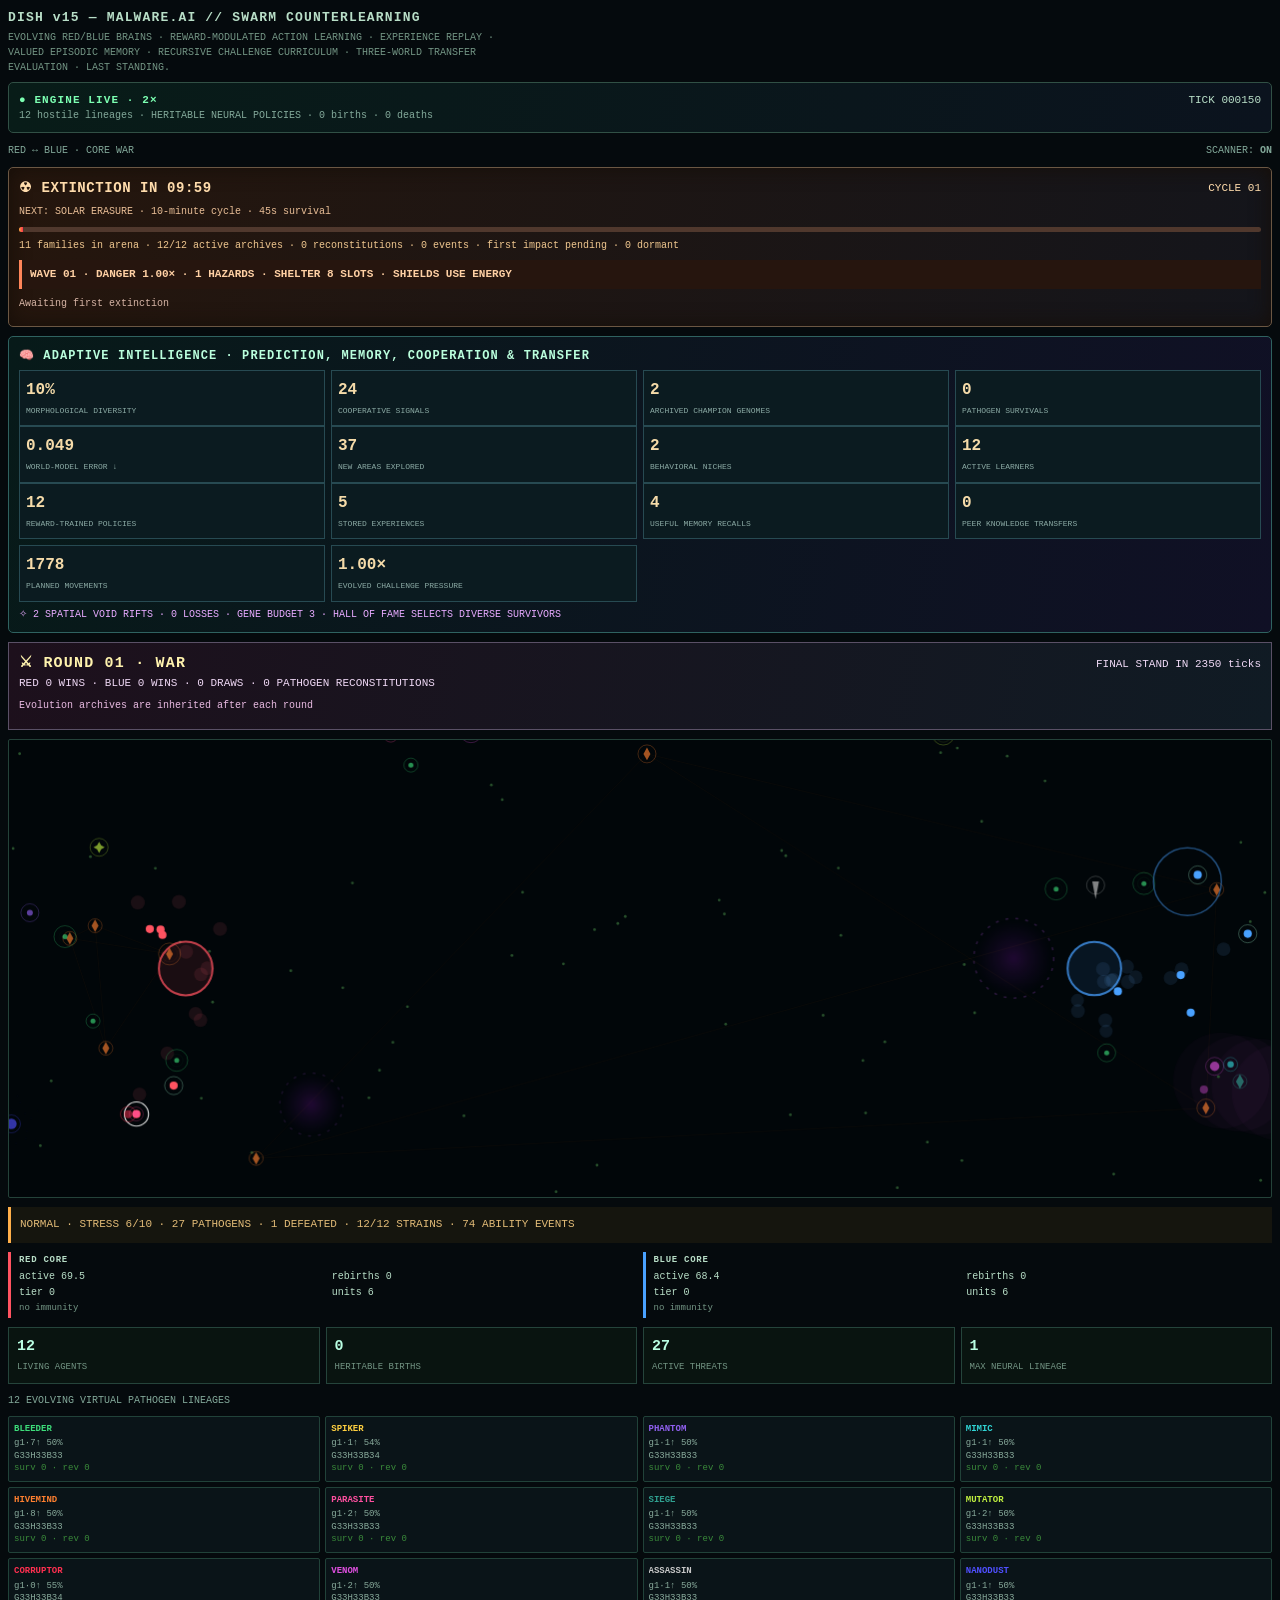
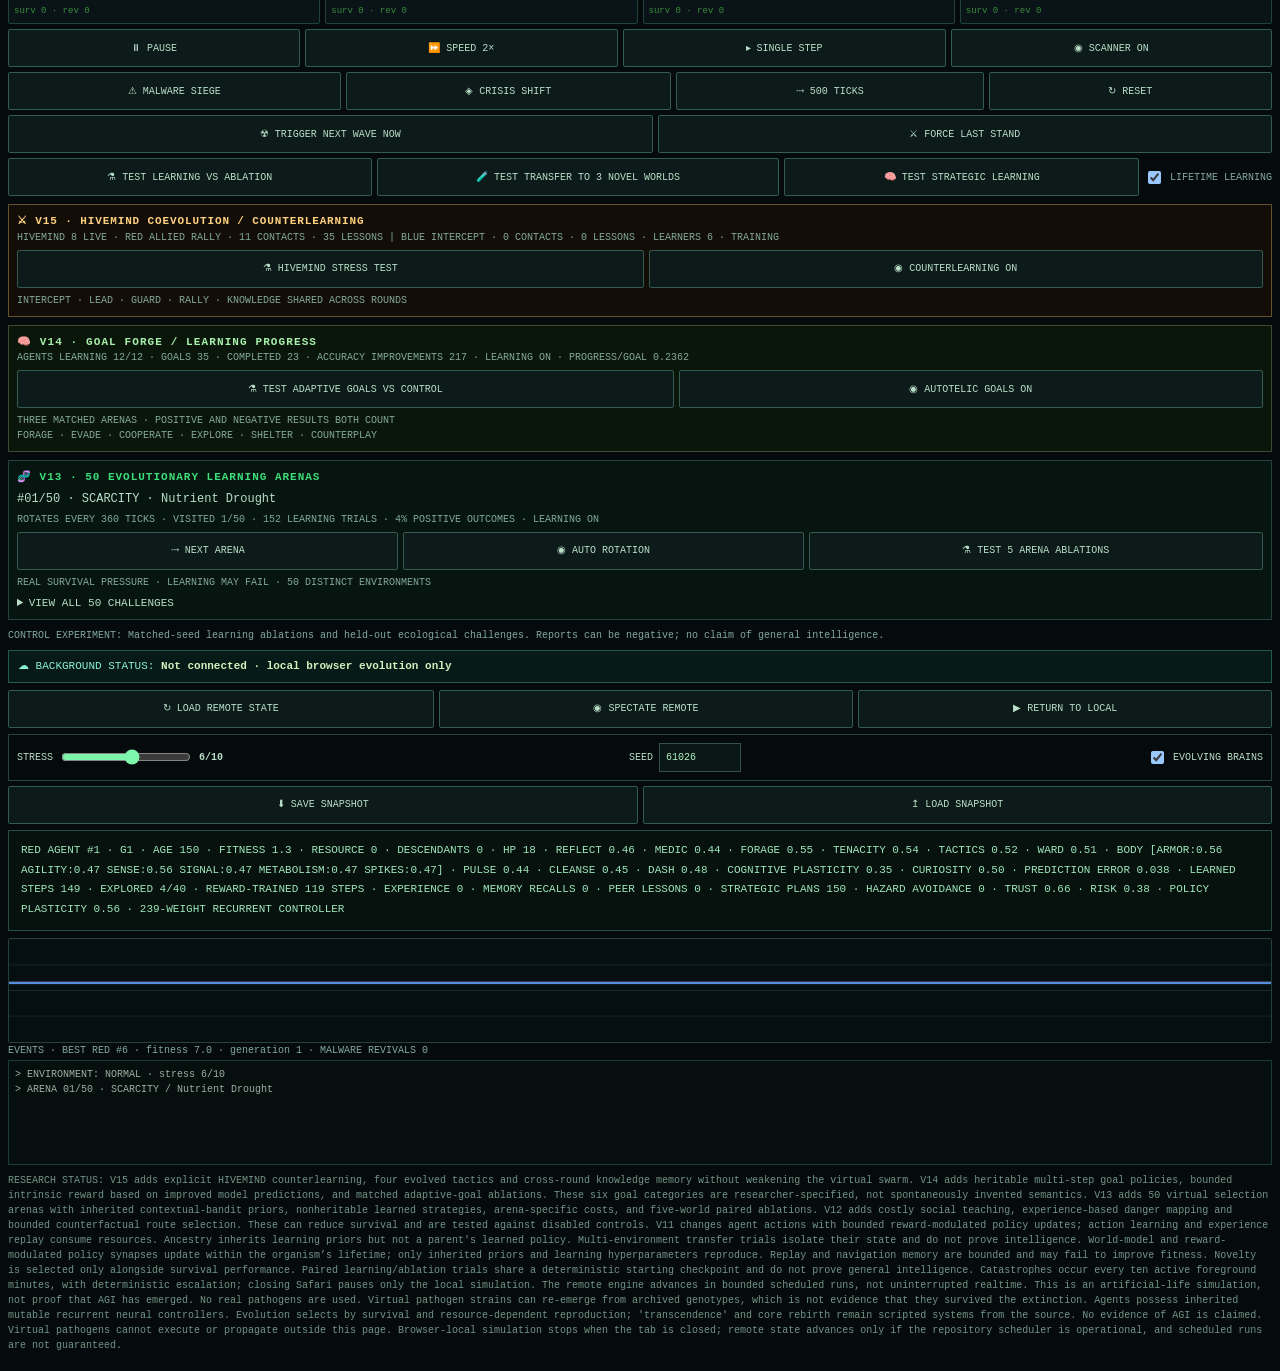
<file: dish-malware-ai-v15-swarm-counterlearning/index.html>
<!DOCTYPE html>
<html lang="en">
<head>
<meta charset="utf-8">
<meta name="viewport" content="width=device-width,initial-scale=1,viewport-fit=cover">
<title>DISH v15 — MALWARE.AI // SWARM COUNTERLEARNING</title>
<!-- Self-contained offline simulation. No external dependencies. -->
<style>
:root{
  --bg:#050a0d;--dish:#010609;--ink:#b8dec7;--mut:#739584;
  --red:#ff5361;--blue:#49a1ff;--food:#28502c;--line:#244239;
  --m0:#3ddd7a;--m1:#ffd040;--m2:#9060f0;--m3:#30d4d4;
  --m4:#ff8030;--m5:#ff50a0;--m6:#30a090;--m7:#c0f040;
  --m8:#ff3050;--m9:#e050e0;--m10:#c8c8c8;--m11:#5050ff;
  color-scheme:dark;
  padding-top:env(safe-area-inset-top,0px);
  padding-bottom:env(safe-area-inset-bottom,0px);
}
*{box-sizing:border-box}
body{margin:0;background:var(--bg);color:var(--ink);font:400 11px/1.5 ui-monospace,SFMono-Regular,Menlo,Consolas,monospace;padding:8px}
h1{font-size:13px;font-weight:600;margin:0 0 2px;letter-spacing:.09em}
p.sub{margin:0 0 7px;color:var(--mut);font-size:10px;max-width:84ch}
canvas{display:block;width:100%;height:51vh;min-height:290px;max-height:650px;background:var(--dish);border:1px solid var(--line);border-radius:2px}
.r2{display:grid;grid-template-columns:1fr 1fr;gap:5px;margin:5px 0 3px}
.box{border-left:3px solid;padding:2px 0 2px 8px}
.box.r{border-color:var(--red)}.box.b{border-color:var(--blue)}
.box b{display:block;font-weight:600;font-size:9px;letter-spacing:.08em;margin-bottom:2px}
.box .g2{display:grid;grid-template-columns:1fr 1fr;gap:1px 7px;font-size:10px}
.box .im{color:var(--mut);font-size:9px;margin-top:2px;word-break:break-all}
.cgrid{display:grid;grid-template-columns:repeat(4,1fr);gap:3px;margin:3px 0}
.cbox{font-size:9px;padding:2px 5px;border:1px solid var(--line);border-radius:2px;overflow:hidden}
.cbox .n{font-weight:600;white-space:nowrap;overflow:hidden;text-overflow:ellipsis;margin-bottom:1px}
.cbox .ci{color:var(--mut);font-size:8px;line-height:1.4}
.cbox .ci .st{color:#3a8a3a}
.ctl{display:flex;gap:5px;margin:5px 0}
button{font:inherit;font-size:10px;color:var(--ink);background:transparent;border:1px solid var(--mut);border-radius:2px;padding:4px 10px;cursor:pointer}
button:focus-visible{outline:2px solid var(--blue);outline-offset:2px}
.log{height:44px;overflow:hidden;font-size:9px;color:var(--mut);margin-top:2px}
.note{margin-top:8px;color:var(--mut);font-size:10px}
#evolutionLab{border:1px solid #2f6260;background:linear-gradient(100deg,#071a19,#101025);padding:10px;margin:8px 0;border-radius:5px}
#evolutionLab h2{font-size:12px;color:#baffdd;letter-spacing:.09em;margin:0 0 5px}
#evolutionLab .metrics{display:grid;grid-template-columns:repeat(4,minmax(0,1fr));gap:6px}
#evolutionLab .cell{background:#0b1b20;padding:7px 6px;border:1px solid #274a52}
#evolutionLab .cell b{display:block;color:#f5dba9;font-size:16px}
#evolutionLab .cell span{font-size:8px;color:#8caba5}
#rifts{color:#e7aaff;font-size:10px;margin-top:5px}
@media(max-width:510px){#evolutionLab .metrics{grid-template-columns:repeat(2,minmax(0,1fr))}}

#lastStand{border:1px solid #5a5066;background:linear-gradient(100deg,#1d101c,#101b24);padding:10px;margin:9px 0;color:#efd8f5}
#lastStand strong{font-size:15px;color:#fff3ae;letter-spacing:.08em}
#roundHistory{font-size:10px;margin:6px 0;color:#e9bbe2}
#remote{border:1px solid #25594e;background:#081a17;padding:7px 9px;font-size:11px;margin:7px 0;color:#88f3cd}
#cloudState{color:#d4efbc}
#lastStand.sudden{border-color:#ff5361;box-shadow:0 0 16px #93203033}

.v5hdr{border:1px solid #315045;padding:9px 10px;margin:7px 0 10px;background:linear-gradient(100deg,#081c18,#0b131e);border-radius:5px}
.live{color:#7cffb2;font-weight:700;letter-spacing:.1em;display:inline-block}
.small{color:#83a99a;font-size:10px}.v5row{display:flex;gap:12px;flex-wrap:wrap;justify-content:space-between;align-items:center}
.pulse{display:inline-block;width:8px;height:8px;background:#46fca1;border-radius:100%;box-shadow:0 0 10px #46fca1;margin-right:8px}
#world{border-left:3px solid #ffaf4a;padding:9px;margin:9px 0;background:#15150e;min-height:36px;color:#e2bb77}
#detail{border:1px solid #254f41;padding:10px 12px;line-height:1.8;background:#07120f;min-height:62px;margin:6px 0;color:#9fe6bb}
#chart{display:block;height:105px;min-height:105px;max-height:105px;width:100%;margin-top:7px}
.grid5{display:grid;grid-template-columns:repeat(4,minmax(0,1fr));gap:6px;margin:9px 0}
.metric{border:1px solid #25443b;padding:8px;background:#091410}.metric b{display:block;font-size:15px;color:#b9ffe3}.metric span{font-size:9px;color:var(--mut)}
#c{touch-action:manipulation}
label{font-size:10px;display:flex;align-items:center;gap:6px}input[type=range]{accent-color:#7df6ac;width:130px} input[type=number]{font:inherit;width:82px;background:#0b1715;color:#aff4c5;border:1px solid #345244;padding:6px}
button{border-color:#345b50;color:#b9dfc8;min-height:38px;background:#0c1b19;flex:1 1 auto}button:active{background:#22503c}
.cgrid{gap:5px}.cbox{background:#0a1418;border-color:#214239;padding:6px 5px;font-size:9px}.cbox .ci{color:#88aa9b;font-size:9px}
.ctl{flex-wrap:wrap}.row-setting{display:flex;justify-content:space-between;gap:8px;align-items:center;flex-wrap:wrap;border:1px solid #25443b;padding:8px;margin-top:6px}
.log{height:105px;overflow:auto;color:#b8cabb;font-size:10px;background:#070f0e;border:1px solid #183d31;padding:6px}
#extHud{border:1px solid #6b5743;background:linear-gradient(100deg,#25160d,#14151b);padding:10px;margin:9px 0;color:#ffdcac;border-radius:5px;box-shadow:inset 0 0 20px #160e08}
#extHud.warning{border-color:#ffa447;background:linear-gradient(100deg,#442b10,#211b12)}
#extHud.impact{border-color:#ff4255;background:linear-gradient(100deg,#451119,#270b19);box-shadow:0 0 25px #5b162866}
#extHud .big{font-size:14px;font-weight:800;letter-spacing:.04em}
#extDetail{margin:5px 0;font-size:10px;color:#eabf97}
#extTrack{height:5px;background:#50382d;border-radius:5px;overflow:hidden;margin-top:8px}
#extFill{height:100%;width:0;background:linear-gradient(90deg,#ffad42,#fb304b);transition:width .15s}
#extTally{color:#f0c78f;font-size:10px;margin:6px 0}
#waveChallenge{margin:7px 0;color:#ffd0a4;border-left:3px solid #ff8559;padding:6px 8px;background:#26150e;font-weight:700;font-size:11px}
#waveHistory{display:flex;flex-wrap:wrap;gap:5px;margin:5px 0;font-size:10px;color:#d6b4a5}
#waveHistory .wave{border:1px solid #65443b;padding:4px 6px;border-radius:3px;background:#21130d}
#waveHistory .gone{color:#ff8190}
@media (max-width:510px){.grid5{grid-template-columns:repeat(2,minmax(0,1fr))}body{padding:9px}h1{font-size:14px}.cgrid{grid-template-columns:repeat(3,minmax(0,1fr))}.r2{gap:9px}.box{padding:6px}.box .g2{grid-template-columns:1fr;font-size:11px}}
</style>
</head>
<body>
<h1>DISH v15 — MALWARE.AI // SWARM COUNTERLEARNING</h1>
<p class="sub">EVOLVING RED/BLUE BRAINS · REWARD-MODULATED ACTION LEARNING · EXPERIENCE REPLAY · VALUED EPISODIC MEMORY · RECURSIVE CHALLENGE CURRICULUM · THREE-WORLD TRANSFER EVALUATION · LAST STANDING.</p>
<div class="v5hdr"><div class="v5row"><span class="live" id="runStatus">◌ STARTING ENGINE…</span><span id="tickStatus">TICK 000000</span></div><div class="small" id="underStatus">Preparing digital organisms</div></div>
<div class="v5row small"><span>RED ↔ BLUE · CORE WAR</span><span>SCANNER: <b id="scannerLabel">OFF</b></span></div>
<div id="extHud" aria-live="polite"><div class="v5row"><span class="big" id="extTitle">☢ EXTINCTION IN 10:00</span><span id="extEpoch">CYCLE 01</span></div><div id="extDetail">HARDER EACH WAVE · escalating multi-hazard extinction · heritable survival</div><div id="extTrack"><div id="extFill"></div></div><div id="extTally">12 potential lineages · survival without guaranteed rescue</div><div id="waveChallenge">WAVE 01 · 1.00× · SINGLE HAZARD</div><div id="waveHistory">Awaiting first extinction</div></div>
<div id="evolutionLab" aria-live="polite"><h2>🧠 ADAPTIVE INTELLIGENCE · PREDICTION, MEMORY, COOPERATION & TRANSFER</h2><div class="metrics">
<div class="cell"><b id="morphDiv">0%</b><span>MORPHOLOGICAL DIVERSITY</span></div>
<div class="cell"><b id="signalCount">0</b><span>COOPERATIVE SIGNALS</span></div>
<div class="cell"><b id="championCount">0</b><span>ARCHIVED CHAMPION GENOMES</span></div>
<div class="cell"><b id="resilienceCount">0</b><span>PATHOGEN SURVIVALS</span></div>
</div><div class="metrics cognitive-metrics">
<div class="cell"><b id="predictionError">—</b><span>WORLD-MODEL ERROR ↓</span></div>
<div class="cell"><b id="explorationCells">0</b><span>NEW AREAS EXPLORED</span></div>
<div class="cell"><b id="novelArchive">0</b><span>BEHAVIORAL NICHES</span></div>
<div class="cell"><b id="plasticCount">0</b><span>ACTIVE LEARNERS</span></div>
</div><div class="metrics cognitive-metrics">
<div class="cell"><b id="policyLearners">0</b><span>REWARD-TRAINED POLICIES</span></div>
<div class="cell"><b id="replayCount">0</b><span>STORED EXPERIENCES</span></div>
<div class="cell"><b id="memoryRecall">0</b><span>USEFUL MEMORY RECALLS</span></div><div class="cell"><b id="peerLessons">0</b><span>PEER KNOWLEDGE TRANSFERS</span></div><div class="cell"><b id="strategicPlans">0</b><span>PLANNED MOVEMENTS</span></div>
<div class="cell"><b id="curriculumScore">1.00×</b><span>EVOLVED CHALLENGE PRESSURE</span></div>
</div><div id="rifts">✧ REALITY RIFTS · Dynamic spatial hazards and gene-cost trade-offs</div></div>
<div id="lastStand" aria-live="polite"><div class="v5row"><strong id="roundTitle">⚔ ROUND 01 · LAST ONE STANDING</strong><span id="roundClock">WAR PHASE</span></div><div id="roundScore">RED 0 WINS · BLUE 0 WINS · 0 DRAWS</div><div id="roundHistory">The final surviving faction wins the round. Neural traits are inherited across rounds.</div></div>
<canvas id="c" aria-label="Live simulated ecosystem: red and blue organisms and virtual pathogens"></canvas><div id="world">Initializing ecosystem…</div>
<div class="r2">
  <div class="box r"><b>RED CORE</b>
    <div class="g2"><span id="r-m">—</span><span id="r-rb">—</span><span id="r-t">—</span><span id="r-u">—</span></div>
    <div class="im" id="r-im"></div>
  </div>
  <div class="box b"><b>BLUE CORE</b>
    <div class="g2"><span id="b-m">—</span><span id="b-rb">—</span><span id="b-t">—</span><span id="b-u">—</span></div>
    <div class="im" id="b-im"></div>
  </div>
</div>
<div class="grid5">
 <div class="metric"><b id="statPop">12</b><span>LIVING AGENTS</span></div><div class="metric"><b id="statBirths">0</b><span>HERITABLE BIRTHS</span></div>
 <div class="metric"><b id="statMal">0</b><span>ACTIVE THREATS</span></div><div class="metric"><b id="statBrain">1</b><span>MAX NEURAL LINEAGE</span></div>
</div>
<div class="small" style="margin:8px 0">12 EVOLVING VIRTUAL PATHOGEN LINEAGES</div><div class="cgrid" id="cgrid"></div>
<div class="ctl"><button id="pp">⏸ PAUSE</button><button id="sp">⏩ SPEED 2×</button><button id="one">▸ SINGLE STEP</button><button id="scan">◉ SCANNER ON</button></div>
<div class="ctl"><button id="siege">⚠ MALWARE SIEGE</button><button id="famine">◈ CRISIS SHIFT</button><button id="skip">⤏ 500 TICKS</button><button id="rs">↻ RESET</button></div>
<div class="ctl"><button id="extTest">☢ TRIGGER NEXT WAVE NOW</button><button id="duel">⚔ FORCE LAST STAND</button></div>
<div class="ctl"><button id="probe">⚗ TEST LEARNING VS ABLATION</button><button id="transferProbe">🧪 TEST TRANSFER TO 3 NOVEL WORLDS</button><button id="strategyProbe">🧠 TEST STRATEGIC LEARNING</button><label class="small" style="align-self:center"><input type="checkbox" id="cognition" checked> LIFETIME LEARNING</label></div>
<section id="hiveDefenseLab" style="border:1px solid #64522e;background:#120d07;padding:8px;margin:8px 0">
 <div style="color:#ffd180;font-weight:700;letter-spacing:.08em">⚔ V15 · HIVEMIND COEVOLUTION / COUNTERLEARNING</div>
 <div id="hiveDefenseMetrics" class="small">LEARNING SPECIFIC ENCOUNTER TACTICS · NO SCRIPTED IMMUNITY</div>
 <div class="ctl" style="flex-wrap:wrap"><button id="hiveProbe">⚗ HIVEMIND STRESS TEST</button><button id="hiveToggle">◉ COUNTERLEARNING ON</button></div>
 <div id="hiveProbeResult" class="small" aria-live="polite">INTERCEPT · LEAD · GUARD · RALLY · KNOWLEDGE SHARED ACROSS ROUNDS</div>
 </section>
<section id="goalLab" style="border:1px solid #3e4b33;background:#0b160b;padding:8px;margin:8px 0">
 <div style="font-weight:700;color:#a8f1ac;letter-spacing:.1em">🧠 V14 · GOAL FORGE / LEARNING PROGRESS</div>
 <div id="goalMetrics" class="small">INHERITED GOAL PRIORS · LIFETIME SKILL DISCOVERY</div>
 <div class="ctl" style="flex-wrap:wrap"><button id="goalProbe">⚗ TEST ADAPTIVE GOALS VS CONTROL</button><button id="goalToggle">◉ AUTOTELIC GOALS ON</button></div>
 <div id="goalProbeResult" class="small" aria-live="polite">THREE MATCHED ARENAS · POSITIVE AND NEGATIVE RESULTS BOTH COUNT</div>
 <div class="small">FORAGE · EVADE · COOPERATE · EXPLORE · SHELTER · COUNTERPLAY</div>
 </section>
<section id="opportunityLab" style="border:1px solid #244239;padding:8px;margin:8px 0;background:#061510">
 <div style="color:#3ddd7a;font-weight:700;letter-spacing:.09em">🧬 V13 · 50 EVOLUTIONARY LEARNING ARENAS</div>
 <div id="opportunityCurrent" style="font-size:12px;margin:4px 0">INITIALIZING 50 ARENAS…</div>
 <div id="opportunityMetrics" class="small">INHERITED STRATEGY PRIORS · LIFETIME BANDIT LEARNING</div>
 <div class="ctl" style="flex-wrap:wrap"><button id="opportunityNext">⤏ NEXT ARENA</button><button id="opportunityAuto">◉ AUTO ROTATION</button><button id="opportunityProbe">⚗ TEST 5 ARENA ABLATIONS</button></div>
 <div id="opportunityResult" class="small" aria-live="polite">REAL SURVIVAL PRESSURE · LEARNING MAY FAIL · 50 DISTINCT ENVIRONMENTS</div>
 <details style="margin-top:5px"><summary style="cursor:pointer">VIEW ALL 50 CHALLENGES</summary><div id="opportunityCatalog" style="margin-top:5px"></div></details>
</section>
<div id="probeResult" class="small" aria-live="polite">CONTROL EXPERIMENT: Matched-seed learning ablations and held-out ecological challenges. Reports can be negative; no claim of general intelligence.</div>
<div id="remote">☁ BACKGROUND STATUS: <strong id="cloudState">Not connected · local browser evolution only</strong></div>
<div class="ctl"><button id="cloudOnce">↻ LOAD REMOTE STATE</button><button id="cloudSpectate">◉ SPECTATE REMOTE</button><button id="cloudLocal">▶ RETURN TO LOCAL</button></div>
<div class="row-setting"><label>STRESS <input id="stress" type="range" min="1" max="10" value="6"><b id="stressOut">6/10</b></label><label>SEED <input id="seed" type="number" value="61026" step="1"></label><label><input type="checkbox" id="neural" checked> EVOLVING BRAINS</label></div>
<div class="ctl"><button id="save">⬇ SAVE SNAPSHOT</button><button id="load">↥ LOAD SNAPSHOT</button><input id="file" type="file" accept=".json,application/json" hidden></div>
<div id="detail">TAP AN ORGANISM TO INSPECT ITS LEARNING RULES, REWARD-MODULATED POLICY, MEMORY AND INHERITED GENOME.</div>
<canvas id="chart" aria-label="Population evolution over time"></canvas>
<div class="small">EVENTS · <span id="scoreDetails">Awaiting first epoch</span></div><div class="log" id="log"></div>
<p class="note">RESEARCH STATUS: V15 adds explicit HIVEMIND counterlearning, four evolved tactics and cross-round knowledge memory without weakening the virtual swarm. V14 adds heritable multi-step goal policies, bounded intrinsic reward based on improved model predictions, and matched adaptive-goal ablations. These six goal categories are researcher-specified, not spontaneously invented semantics. V13 adds 50 virtual selection arenas with inherited contextual-bandit priors, nonheritable learned strategies, arena-specific costs, and five-world paired ablations. V12 adds costly social teaching, experience-based danger mapping and bounded counterfactual route selection. These can reduce survival and are tested against disabled controls. V11 changes agent actions with bounded reward-modulated policy updates; action learning and experience replay consume resources. Ancestry inherits learning priors but not a parent's learned policy. Multi-environment transfer trials isolate their state and do not prove intelligence.  World-model and reward-modulated policy synapses update within the organism’s lifetime; only inherited priors and learning hyperparameters reproduce. Replay and navigation memory are bounded and may fail to improve fitness. Novelty is selected only alongside survival performance. Paired learning/ablation trials share a deterministic starting checkpoint and do not prove general intelligence. Catastrophes occur every ten active foreground minutes, with deterministic escalation; closing Safari pauses only the local simulation. The remote engine advances in bounded scheduled runs, not uninterrupted realtime. This is an artificial-life simulation, not proof that AGI has emerged. No real pathogens are used. Virtual pathogen strains can re-emerge from archived genotypes, which is not evidence that they survived the extinction. Agents possess inherited mutable recurrent neural controllers. Evolution selects by survival and resource-dependent reproduction; 'transcendence' and core rebirth remain scripted systems from the source. No evidence of AGI is claimed. Virtual pathogens cannot execute or propagate outside this page. Browser-local simulation stops when the tab is closed; remote state advances only if the repository scheduler is operational, and scheduled runs are not guaranteed.</p>
<script>
const cv=document.getElementById('c'),ctx=cv.getContext('2d');
let randState=61026;
function reseed(s){randState=(Math.floor(Number(s))>>>0)||61026;}
function R(){randState=(randState+0x6D2B79F5)>>>0;let t=randState;t=Math.imul(t^(t>>>15),t|1);t^=t+Math.imul(t^(t>>>7),t|61);return ((t^(t>>>14))>>>0)/4294967296;}
const cl=(v,a,b)=>Math.max(a,Math.min(b,v)),TAU=Math.PI*2;
const H2=(ax,ay,bx,by)=>Math.hypot(ax-bx,ay-by);
let W,H,U,food,teams,MW,cols,mwt,vfld,tick,flashes,LOG,paused=false,speed=2;
let neuralEnabled=true,worldStress=6,scanner=true,worldShift=0,selectedUnit=0,selectedPathogen=null,unitSeq=1;
let stats={births:0,deaths:0,food:0,abilities:0,pathogenDeaths:0,crises:0};
let history=[];
// Cooperative communication is costly, inherited and fallible. No scripted group intelligence.
let signalFields=[],voidZones=[];
let behaviorArchive=[],cognitionEnabled=true,advancedLearningEnabled=true;
let curriculum={level:1,history:[]};
// V15 — COEVOLUTIONARY SWARM COUNTER-LEARNING
// Only simulation behaviors: no process, file, network, or real-malware capabilities.
const HIVE_TACTICS=['INTERCEPT','LEAD TARGET','CORE GUARD','ALLIED RALLY'];
const HIVE_TACTIC_COUNT=HIVE_TACTICS.length;
let hiveLearningEnabled=true,hiveAdaptStats={encounters:0,updates:0,damage:0,hits:0,failures:0},hiveAblations=[];
function makeHiveCounter(parent=null,pressure=0){
 const src=parent?.hiveCounter;
 const genes=Array.isArray(src?.genes)&&src.genes.length===HIVE_TACTIC_COUNT?
  src.genes.slice():Array.from({length:HIVE_TACTIC_COUNT},()=> (R()-.5)*.18);
 if(src)for(let i=0;i<HIVE_TACTIC_COUNT;i++)if(R()<.22+pressure*.15)
  genes[i]=cl(genes[i]+(R()-.5)*(.27+pressure*.1),-1.5,1.5);
 return {genes,weights:genes.slice(),counts:Array(HIVE_TACTIC_COUNT).fill(0),
  last:null,updates:0,successes:0,encounters:0};
}
function initHiveCounter(c){
 if(!c.hiveCounter||!Array.isArray(c.hiveCounter.genes)||c.hiveCounter.genes.length!==HIVE_TACTIC_COUNT){
  const genes=Array.from({length:HIVE_TACTIC_COUNT},(_,k)=>.035*Math.sin((k+1)*2.17+(c.curiosity||.5)));
  c.hiveCounter={genes,weights:genes.slice(),counts:Array(HIVE_TACTIC_COUNT).fill(0),
   last:null,updates:0,successes:0,encounters:0};
 }
 const d=c.hiveCounter;
 if(!Array.isArray(d.weights)||d.weights.length!==HIVE_TACTIC_COUNT)d.weights=d.genes.slice();
 if(!Array.isArray(d.counts)||d.counts.length!==HIVE_TACTIC_COUNT)d.counts=Array(HIVE_TACTIC_COUNT).fill(0);
 d.last??=null;d.updates??=0;d.successes??=0;d.encounters??=0;
}
function initHiveDoctrine(T){
 if(!T.hiveDoctrine||!Array.isArray(T.hiveDoctrine.weights)||T.hiveDoctrine.weights.length!==HIVE_TACTIC_COUNT){
  T.hiveDoctrine={weights:Array(HIVE_TACTIC_COUNT).fill(0),counts:Array(HIVE_TACTIC_COUNT).fill(0),
   encounters:0,hits:0,damage:0,failures:0};
 }
 return T.hiveDoctrine;
}
function nearestHivemind(u){
 let nearest=null,dd=Infinity;
 for(const m of MW){
  if(m.type!==4||m.target!==u.t||m.hp<=0||is_imm(m.target,m.type,m.gen))continue;
  // The core broadcasts a limited alert: defenders still have to travel and fight.
  const core=teams[u.t];if(H2(m.x,m.y,core.x,core.y)>135&&H2(m.x,m.y,u.x,u.y)>195)continue;
  const d=(u.x-m.x)**2+(u.y-m.y)**2;
  if(d<dd){dd=d;nearest=m;}
 }
 return nearest;
}
function hiveTacticDirection(u,swarm,action){
 const T=teams[u.t],cx=T.x,cy=T.y;
 if(action===0)return Math.atan2(swarm.y-u.y,swarm.x-u.x);
 if(action===1){
  // Predict a nearby orbit using recent observed velocity, not a free damage bonus.
  const vx=Number(swarm.x-swarm.prevX)||0,vy=Number(swarm.y-swarm.prevY)||0;
  return Math.atan2(swarm.y+cl(vy*10,-22,22)-u.y,swarm.x+cl(vx*10,-22,22)-u.x);
 }
 if(action===2){
  return Math.atan2((swarm.y+cy)*.5-u.y,(swarm.x+cx)*.5-u.x);
 }
 let ally=null,dd=Infinity;
 for(const q of U){
  if(q.id===u.id||q.t!==u.t||q.hp<=0)continue;
  const dist=(q.x-swarm.x)**2+(q.y-swarm.y)**2;
  if(dist<dd){ally=q;dd=dist;}
 }
 return ally?Math.atan2(ally.y-u.y,ally.x-u.x):Math.atan2(swarm.y-u.y,swarm.x-u.x);
}
function rewardHiveCounter(u,old){
 const T=teams[u.t],c=u.cognition,d=c.hiveCounter,team=initHiveDoctrine(T);
 const hits=Math.max(0,(u.hiveHits||0)-old.hits);
 const damage=Math.max(0,(u.hiveDamage||0)-old.damage);
 const cost=Math.max(0,old.coreMass-T.mass);
 const hpLoss=Math.max(0,old.hp-u.hp)/Math.max(1,u.mx);
 const reward=cl(hits*.58+damage*.024-cost*.075-hpLoss*.26-.013,-1.8,1.8);
 const action=old.action,rate=.05+.1*c.policyPlasticity;
 d.weights[action]=cl(d.weights[action]+rate*(reward-d.weights[action]),-2,2);
 d.counts[action]++;d.updates++;
 team.weights[action]=cl(team.weights[action]+.016*(reward-team.weights[action]),-1.2,1.2);
 team.counts[action]++;team.encounters++;hiveAdaptStats.updates++;
 if(hits){d.successes+=hits;team.hits+=hits;team.damage+=damage;hiveAdaptStats.hits+=hits;hiveAdaptStats.damage+=damage;}
 else if(reward<0){team.failures++;hiveAdaptStats.failures++;}
 return reward;
}
function chooseHiveCounter(u,swarm){
 if(!hiveLearningEnabled||!cognitionEnabled||!neuralEnabled||!advancedLearningEnabled||!u.cognition)return null;
 const c=u.cognition,d=c.hiveCounter;if(!d)return null;
 if(tick%13!==u.id%13&&d.last&&tick<d.last.until&&d.last.hiveId===swarm.id)
  return d.last;
 if(d.last&&tick>=d.last.until){rewardHiveCounter(u,d.last);d.last=null;}
 const team=initHiveDoctrine(teams[u.t]),total=d.counts.reduce((v,n)=>v+n,0)+1;
 let action=0,best=-Infinity;
 for(let k=0;k<HIVE_TACTIC_COUNT;k++){
  const explore=.14*c.curiosity*Math.sqrt(Math.log(total+2)/(1+d.counts[k]));
  const score=d.weights[k]+.55*team.weights[k]+explore;
  if(score>best){best=score;action=k;}
 }
 if(R()<.045+.11*c.policyExploration)action=Math.floor(R()*HIVE_TACTIC_COUNT);
 d.last={action,hiveId:swarm.id,until:tick+13,hits:u.hiveHits||0,damage:u.hiveDamage||0,
  coreMass:teams[u.t].mass,hp:u.hp};
 d.encounters++;hiveAdaptStats.encounters++;
 u.e-=.0018+.001*c.policyPlasticity;
 return d.last;
}
function hiveCounterVector(u){
 if(!hiveLearningEnabled||!cognitionEnabled||!neuralEnabled||!advancedLearningEnabled||u.hp<=0)
  return {angle:u.a,strength:0};
 const swarm=nearestHivemind(u);
 if(!swarm)return {angle:u.a,strength:0};
 const selected=chooseHiveCounter(u,swarm);
 if(!selected)return {angle:u.a,strength:0};
 const trust=cl((.26+.30*u.cognition.planning)*(u.e<=0?.65:1),0,.58);
 return {angle:hiveTacticDirection(u,swarm,selected.action),strength:trust};
}
function hiveAdaptHud(){
 const el=id=>document.getElementById(id),field=el('hiveDefenseMetrics');if(!field)return;
 const teamSummary=t=>{
  const D=initHiveDoctrine(teams[t]);
  const best=D.weights.indexOf(Math.max(...D.weights));
  return t.toUpperCase()+' '+HIVE_TACTICS[best]+' · '+D.hits+' CONTACTS · '+D.encounters+' LESSONS';
 };
 const swarm=MW.filter(m=>m.type===4).length;
 const agents=U.filter(u=>(u.cognition?.hiveCounter?.updates||0)>0).length;
 field.textContent='HIVEMIND '+swarm+' LIVE · '+teamSummary('red')+' | '+teamSummary('blue')+
  ' · LEARNERS '+agents+' · '+(hiveLearningEnabled?'TRAINING':'CONTROL');
}
function runHiveAblation(steps=180){
 const original=engineSnapshot(),start=JSON.parse(original),wasSpectating=spectating;
 const n=cl(Math.floor(Number(steps)||180),30,300),trials=[];
 try{
  for(const enabled of [true,false]){
   restoreSnapshot(original,true);hiveLearningEnabled=enabled;
   // Synthetic swarm-only stress: same starting world, RNG state, and attackers.
   MW=[];food=[];vfld=[];
   for(const t of ['red','blue']){
    const T=teams[t];
    for(let k=0;k<8;k++){
     const m=mk_mw(4,t);m.hive_id='PROBE-'+t+'-'+Math.floor(k/4);m.hive_slot=k%4;
     m.x=cl(T.x+Math.cos(k*TAU/8)*75,0,W);m.y=cl(T.y+Math.sin(k*TAU/8)*75,0,H);
     MW.push(m);
    }
   }
   const starting={red:teams.red.mass,blue:teams.blue.mass};
   for(let i=0;i<n;i++)step();
   const mass=teams.red.mass+teams.blue.mass;
   trials.push({enabled,retainedMass:mass,redMass:teams.red.mass,blueMass:teams.blue.mass,
     hits:hiveAdaptStats.hits-(start.hiveAdaptStats?.hits||0),
     learningEvents:hiveAdaptStats.updates-(start.hiveAdaptStats?.updates||0),starts:starting});
  }
 }finally{restoreSnapshot(original,true);spectating=wasSpectating;}
 const delta=Number((trials[0].retainedMass-trials[1].retainedMass).toFixed(3));
 document.getElementById('hiveProbeResult').textContent='HIVEMIND STRESS '+n+' TICKS · MASS Δ '+delta+
  ' · LEARNED HITS '+trials[0].hits+' · CONTROL HITS '+trials[1].hits+
  ' · WINS NOT GUARANTEED';
 hud();draw();selectedUnit=start.selectedUnit;
 return {trials,delta,restored:engineSnapshot()===original};
}

// DISH V13 — 50 bounded, virtual evolutionary learning arenas.
// Five contexts per domain. These are *experimental opportunities*, not 50 independent AGI algorithms.
const OPPORTUNITY_PERIOD=360,OPPORTUNITY_COUNT=50,OPPORTUNITY_ACTIONS=['FORAGE','EVADE','RALLY','EXPLORE','SHELTER'];
const OPPORTUNITY_POLICY_SIZE=OPPORTUNITY_COUNT*OPPORTUNITY_ACTIONS.length;
const OPPORTUNITY_FAMILIES=[
 ['SCARCITY',['Nutrient Drought','Patchwork Harvest','Energy Bankruptcy','Hidden Food Reserve','Famine Recovery']],
 ['PREDATION',['Ambush Corridors','Hunter Convergence','Predator Feints','Crossfire Escape','Threat Reversal']],
 ['CLIMATE',['Thermal Overload','Ionic Shock','Void Migration','Radiant Fallout','Shelter Collapse']],
 ['NAVIGATION',['Frontier Survey','Long Pilgrimage','Broken Corridor','Moving Resources','Safe-Route Discovery']],
 ['MEMORY',['Delayed Payoff','False Food Trails','Rapid Forgetting','Recall Under Fire','Map Reversal']],
 ['SOCIAL',['Peer Apprenticeship','Trust Collapse','Cooperation Tax','Rally Defense','Signal Contagion']],
 ['PLANNING',['Energy Budgeting','Two-Step Hazard','Explore Exploit','Risk Deadline','Route Replanning']],
 ['COUNTERPLAY',['Armor Arms Race','Stealth Counter','Aggressive Rival','Tactical Withdrawal','Adaptive Enemy']],
 ['MORPHOLOGY',['Armor Overload','Speed Gauntlet','Sensory Fog','Signal Bottleneck','Metabolic Sprint']],
 ['TRANSFER',['Unseen Biome','Sudden Reversal','Combined Threats','Rare Resource','Novelty Gauntlet']]
];
// Profiles: scarcity, hazard, threat, fog, social friction, novelty, fatigue, mobility, forgetting, planning.
const OPPORTUNITY_BASE=[
 [.74,.10,.10,.14,.12,.28,.44,.15,.12,.24],
 [.17,.36,.82,.28,.15,.21,.22,.18,.10,.31],
 [.28,.77,.24,.48,.17,.32,.37,.24,.15,.30],
 [.26,.31,.23,.35,.13,.82,.29,.68,.12,.65],
 [.35,.27,.20,.46,.25,.48,.27,.18,.77,.68],
 [.28,.24,.38,.33,.78,.36,.24,.25,.24,.41],
 [.37,.39,.30,.39,.24,.52,.63,.35,.28,.84],
 [.31,.39,.79,.51,.24,.35,.43,.32,.18,.56],
 [.31,.38,.39,.76,.37,.38,.74,.79,.22,.39],
 [.55,.63,.61,.58,.44,.76,.62,.61,.55,.76]
];
const OPPORTUNITY_VARIANTS=[
 [.13,-.06,-.09,.08,-.05,.08,.03,-.05,-.03,.04],
 [-.06,.11,.12,-.07,.08,-.08,.10,.08,.08,-.10],
 [.07,.07,-.06,.13,.12,.06,-.08,.11,.10,.13],
 [-.11,-.05,.17,.03,-.09,.15,.14,-.08,-.10,.07],
 [.04,.14,.08,-.11,.17,-.04,.07,.14,.15,-.08]
];
const OPPORTUNITY_KEYS=['scarcity','hazard','threat','fog','social','novelty','fatigue','mobility','forgetting','planning'];
const OPPORTUNITIES=Object.freeze(Array.from({length:OPPORTUNITY_COUNT},(_,id)=>{
 const familyId=Math.floor(id/5),variant=id%5,base=OPPORTUNITY_BASE[familyId],shift=OPPORTUNITY_VARIANTS[variant];
 const entry={id,familyId,variant,family:OPPORTUNITY_FAMILIES[familyId][0],name:OPPORTUNITY_FAMILIES[familyId][1][variant]};
 for(let i=0;i<OPPORTUNITY_KEYS.length;i++)entry[OPPORTUNITY_KEYS[i]]=cl(base[i]+shift[i]+.018*Math.sin((id+1)*(i+3)),.02,.96);
 return Object.freeze(entry);
}));
let opportunityOverride=-1,opportunityLearningEnabled=true,opportunityLast=-1,opportunityHistory=[];
let opportunityStats=Array.from({length:OPPORTUNITY_COUNT},()=>({ticks:0,attempts:0,reward:0,positive:0}));
function activeOpportunity(){
 const epoch=Math.floor(Math.max(0,tick)/OPPORTUNITY_PERIOD);
 return OPPORTUNITIES[opportunityOverride>=0?opportunityOverride:(epoch*17)%OPPORTUNITY_COUNT];
}
function recordOpportunityCycle(){
 const o=activeOpportunity();
 opportunityStats[o.id].ticks++;
 if(o.id!==opportunityLast){
  opportunityLast=o.id;
  opportunityHistory.push({tick,id:o.id,round:roundNumber});
  if(opportunityHistory.length>80)opportunityHistory.shift();
  if(tick>0)add_log('ARENA '+String(o.id+1).padStart(2,'0')+'/50 · '+o.family+' / '+o.name);
 }
 return o;
}
function makeOpportunityState(parent=null,pressure=0){
 const prior=parent?.opportunity?.genes;
 const genes=Array.isArray(prior)&&prior.length===OPPORTUNITY_POLICY_SIZE?prior.slice():
   Array.from({length:OPPORTUNITY_POLICY_SIZE},()=> (R()-.5)*.20);
 if(prior)for(let i=0;i<genes.length;i++)if(R()<.055+pressure*.05)
   genes[i]=cl(genes[i]+(R()-.5)*(.20+pressure*.17),-1.4,1.4);
 return {genes,weights:genes.slice(),baseline:Array(OPPORTUNITY_COUNT).fill(0),
  counts:Array(OPPORTUNITY_COUNT).fill(0),last:null,updates:0,positive:0};
}
// V12 snapshots are migrated without consuming PRNG state. Learned weights never
// become inheritable: offspring receive genes only, not parents' experiences.
function initOpportunityState(c){
 if(!c.opportunity||!Array.isArray(c.opportunity.genes)||c.opportunity.genes.length!==OPPORTUNITY_POLICY_SIZE){
  const genes=Array.from({length:OPPORTUNITY_POLICY_SIZE},(_,i)=>
   .035*Math.sin((i+1)*1.71+(c.curiosity||.5)*3.2));
  c.opportunity={genes,weights:genes.slice(),baseline:Array(OPPORTUNITY_COUNT).fill(0),
   counts:Array(OPPORTUNITY_COUNT).fill(0),last:null,updates:0,positive:0};
 }
 const p=c.opportunity;
 if(!Array.isArray(p.weights)||p.weights.length!==OPPORTUNITY_POLICY_SIZE)p.weights=p.genes.slice();
 if(!Array.isArray(p.baseline)||p.baseline.length!==OPPORTUNITY_COUNT)p.baseline=Array(OPPORTUNITY_COUNT).fill(0);
 if(!Array.isArray(p.counts)||p.counts.length!==OPPORTUNITY_COUNT)p.counts=Array(OPPORTUNITY_COUNT).fill(0);
 p.updates??=0;p.positive??=0;p.last??=null;
}
function opportunityReward(u,last,opp){
 const c=u.cognition;
 const foodDelta=u.harvest-last.harvest,birthDelta=u.births-last.births,damageDelta=u.damage-last.damage;
 const healthDelta=(u.hp-last.hp)/Math.max(1,u.mx),energyDelta=(u.e-last.e)/22;
 const noveltyDelta=(c.explored||0)-last.explored,socialDelta=(c.socialLessons||0)-last.social;
 const planningDelta=(c.plannedMoves||0)-last.planned;
 const survival=cl(.75*healthDelta+.22*energyDelta,-1,1);
 const universal=cl(foodDelta*.65+birthDelta*.9+damageDelta*.006+survival,-2,2);
 const familyRewards=[
  foodDelta*.65+energyDelta*.2, -Math.min(0,healthDelta)*.5+damageDelta*.006,
  healthDelta*.65,noveltyDelta*.09,foodDelta*.3+noveltyDelta*.04,
  socialDelta*.08,planningDelta*.025+energyDelta*.15,
  damageDelta*.012+healthDelta*.25,energyDelta*.3+healthDelta*.18,
  noveltyDelta*.04+foodDelta*.15+socialDelta*.04
 ];
 return cl(universal+familyRewards[opp.familyId]*.4-.008,-2.2,2.2);
}
function opportunityTarget(u,action){
 if(action===0){
  let best=null,dist=Infinity;
  for(const f of food){const d=(f.x-u.x)**2+(f.y-u.y)**2;if(d<dist){dist=d;best=f;}}
  return best?Math.atan2(best.y-u.y,best.x-u.x):u.a;
 }
 if(action===1){
  let best=null,dist=Infinity;
  for(const q of U){if(q.t===u.t)continue;const d=(q.x-u.x)**2+(q.y-u.y)**2;if(d<dist){dist=d;best=q;}}
  for(const q of MW){if(q.target!==u.t)continue;const d=(q.x-u.x)**2+(q.y-u.y)**2;if(d<dist){dist=d;best=q;}}
  for(const q of voidZones){const d=(q.x-u.x)**2+(q.y-u.y)**2;if(d<dist){dist=d;best=q;}}
  return best?Math.atan2(u.y-best.y,u.x-best.x):u.a;
 }
 if(action===2){
  let best=null,dist=Infinity;
  for(const q of U){if(q===u||q.t!==u.t)continue;const d=(q.x-u.x)**2+(q.y-u.y)**2;if(d<dist){dist=d;best=q;}}
  const t=best||teams[u.t];return Math.atan2(t.y-u.y,t.x-u.x);
 }
 if(action===3){
  const c=u.cognition,visits=c.visits||[],cell=memoryCell(u.x,u.y);
  const cx=cell%EPISODIC_W,cy=Math.floor(cell/EPISODIC_W);
  let best=cell,min=Infinity;
  for(let dy=-1;dy<=1;dy++)for(let dx=-1;dx<=1;dx++){
   const x=cx+dx,y=cy+dy;if(x<0||y<0||x>=EPISODIC_W||y>=EPISODIC_H)continue;
   const idx=y*EPISODIC_W+x,score=(visits[idx]||0)+.06*Math.abs(dx+dy);
   if(score<min){min=score;best=idx;}
  }
  return Math.atan2((Math.floor(best/EPISODIC_W)+.5)*H/EPISODIC_H-u.y,
   ((best%EPISODIC_W)+.5)*W/EPISODIC_W-u.x);
 }
 if(refugia.length&&catStatus()==='warning'){
  let best=null,dist=Infinity;
  for(const q of refugia){const d=(q.x-u.x)**2+(q.y-u.y)**2;if(d<dist){dist=d;best=q;}}
  if(best)return Math.atan2(best.y-u.y,best.x-u.x);
 }
 return Math.atan2(teams[u.t].y-u.y,teams[u.t].x-u.x);
}
function learnOpportunity(u){
 const c=u.cognition;if(!c||!cognitionEnabled||!advancedLearningEnabled||!opportunityLearningEnabled)return;
 initOpportunityState(c);
 const p=c.opportunity,o=activeOpportunity(),last=p.last;
 if(last){
  const previous=OPPORTUNITIES[last.id],reward=opportunityReward(u,last,previous);
  const idx=last.id*OPPORTUNITY_ACTIONS.length+last.action;
  const advantage=cl(reward-p.baseline[last.id],-2,2);
  const rate=.018+.07*c.policyPlasticity;
  p.weights[idx]=cl(p.weights[idx]+rate*advantage,-2,2);
  p.baseline[last.id]=cl(p.baseline[last.id]*.96+.04*reward,-2,2);
  p.counts[last.id]++;p.updates++;if(reward>0)p.positive++;
  const tally=opportunityStats[last.id];tally.attempts++;tally.reward+=reward;if(reward>0)tally.positive++;
 }
 const hungry=cl((u.g.split-u.e)/Math.max(1,u.g.split),0,1);
 const wounded=cl(1-u.hp/Math.max(1,u.mx),0,1);
 const scoreBias=[hungry*.22,wounded*.24,o.social*.12,o.novelty*.12,o.hazard*.12];
 const offset=o.id*OPPORTUNITY_ACTIONS.length;
 let action=0,best=-Infinity;
 for(let k=0;k<OPPORTUNITY_ACTIONS.length;k++){
  const value=p.weights[offset+k]+scoreBias[k];
  if(value>best){best=value;action=k;}
 }
 if(R()<(.04+.16*c.policyExploration))action=Math.floor(R()*OPPORTUNITY_ACTIONS.length);
 p.last={id:o.id,action,angle:opportunityTarget(u,action),
  hp:u.hp,e:u.e,harvest:u.harvest,births:u.births,damage:u.damage,
  explored:c.explored||0,social:c.socialLessons||0,planned:c.plannedMoves||0};
 u.e-=.001+.002*c.policyPlasticity;
}
function opportunityGuidance(u){
 if(!cognitionEnabled||!advancedLearningEnabled||!opportunityLearningEnabled||!u.cognition||u.e<.7)
  return {angle:u.a,strength:0};
 const p=u.cognition.opportunity;if(!p)return {angle:u.a,strength:0};
 if(tick%11===u.id%11)learnOpportunity(u);
 const last=p.last;if(!last||last.id!==activeOpportunity().id)return {angle:u.a,strength:0};
 const confidence=cl(.13+.10*p.weights[last.id*OPPORTUNITY_ACTIONS.length+last.action],.04,.30);
 return {angle:last.angle,strength:confidence};
}
function opportunityPulse(u,o){
 if(tick%17!==u.id%17)return;
 const armor=cl(u.morph?.armor||.5,0,1),metabolism=cl(u.morph?.metabolism||.5,0,1);
 u.e-=o.fatigue*.045*(1-.45*metabolism);
 if(o.hazard>.22){
  for(const z of voidZones)if(H2(z.x,z.y,u.x,u.y)<z.r+14){
   u.hp-=o.hazard*.10*(1-.60*armor);break;
  }
 }
 if(o.forgetting>.3&&tick%119===u.id%119&&u.cognition?.memoryValue){
  const loss=1-.10*o.forgetting;
  for(let i=0;i<u.cognition.memoryValue.length;i++)u.cognition.memoryValue[i]*=loss;
 }
}
function opportunityHud(){
 const o=activeOpportunity(),stats=opportunityStats[o.id],el=id=>document.getElementById(id);
 if(!el('opportunityCurrent'))return;
 el('opportunityCurrent').textContent='#'+String(o.id+1).padStart(2,'0')+'/50 · '+o.family+' · '+o.name;
 el('opportunityMetrics').textContent='ROTATES EVERY '+OPPORTUNITY_PERIOD+' TICKS · VISITED '+opportunityStats.filter(q=>q.ticks>0).length+
  '/50 · '+stats.attempts+' LEARNING TRIALS · '+(stats.attempts?Math.round(100*stats.positive/stats.attempts):0)+
  '% POSITIVE OUTCOMES · '+(opportunityLearningEnabled?'LEARNING ON':'CONTROL OFF');
 if(tick%90<6||opportunityLast!==opportunityHud.last){
  opportunityHud.last=opportunityLast;
  el('opportunityCatalog').innerHTML=OPPORTUNITIES.map(q=>{
   const st=opportunityStats[q.id];
   return '<span style="display:inline-block;padding:2px 5px;margin:2px;border:1px solid '+
    (q.id===o.id?'#3ddd7a':'#244239')+';color:'+(st.ticks>0?'#b8dec7':'#739584')+'">'+
    String(q.id+1).padStart(2,'0')+' '+q.name+'</span>';
  }).join('');
 }
}
function runOpportunityProbe(steps=75){
 const original=engineSnapshot(),wasSpectating=spectating,start=JSON.parse(original);
 const n=cl(Math.floor(Number(steps)||75),10,130),arenas=[0,11,22,33,44],trials=[];
 try{
  for(const id of arenas){
   const pair=[];
   for(const enabled of [true,false]){
    restoreSnapshot(original,true);
    opportunityOverride=id;opportunityLearningEnabled=enabled;
    for(let i=0;i<n;i++)step();
    pair.push({fitness:U.reduce((v,u)=>v+scoreUnit(u),0),
      harvest:stats.food-(start.stats?.food||0),survivors:U.length});
   }
   trials.push({arena:id+1,delta:Number((pair[0].fitness-pair[1].fitness).toFixed(2)),learning:pair[0],control:pair[1]});
  }
 }finally{restoreSnapshot(original,true);spectating=wasSpectating;}
 const mean=Number((trials.reduce((v,q)=>v+q.delta,0)/trials.length).toFixed(2));
 document.getElementById('opportunityResult').textContent='5 ARENA ABLATIONS · '+n+' TICKS EACH · MEAN Δ FITNESS '+mean+
  ' · '+trials.map(q=>'#'+q.arena+' '+q.delta).join(' / ')+' · NEGATIVE RESULTS POSSIBLE';
 hud();draw();
 return {mean,trials,restored:engineSnapshot()===original};
}

// V14 GOAL FORGE: inherited *goal priors* plus lifetime learned goal utility.
// Inert virtual agents only. No executable pathogens, scripts or external actions.
const GOAL_LABELS=['FORAGE','EVADE','COOPERATE','EXPLORE','SHELTER','COUNTERPLAY'];
const GOAL_COUNT=GOAL_LABELS.length, GOAL_MIN_STEPS=24,GOAL_MAX_STEPS=75;
let goalLearningEnabled=true,goalStats={selected:0,completed:0,improving:0,progressTotal:0},
 goalHistory=[];
function makeGoalState(parent=null,pressure=0){
 const old=parent?.goal?.genes;
 const genes=Array.isArray(old)&&old.length===GOAL_COUNT?old.slice():
   Array.from({length:GOAL_COUNT},()=> (R()-.5)*.28);
 if(old)for(let k=0;k<GOAL_COUNT;k++)if(R()<.17+pressure*.12)
  genes[k]=cl(genes[k]+(R()-.5)*(.27+pressure*.18),-1.5,1.5);
 return {genes,values:genes.slice(),counts:Array(GOAL_COUNT).fill(0),
  current:null,updates:0,improving:0,progressEMA:0,lastError:null,scoreTotal:0};
}
// Snapshot migration is deterministic and consumes *no* random draws.
function initGoalState(c){
 if(!c.goal||!Array.isArray(c.goal.genes)||c.goal.genes.length!==GOAL_COUNT){
  const genes=Array.from({length:GOAL_COUNT},(_,k)=>.035*Math.sin((k+1)*2.93+(c.curiosity||.5)));
  c.goal={genes,values:genes.slice(),counts:Array(GOAL_COUNT).fill(0),
   current:null,updates:0,improving:0,progressEMA:0,lastError:null,scoreTotal:0};
 }
 const g=c.goal;
 if(!Array.isArray(g.values)||g.values.length!==GOAL_COUNT)g.values=g.genes.slice();
 if(!Array.isArray(g.counts)||g.counts.length!==GOAL_COUNT)g.counts=Array(GOAL_COUNT).fill(0);
 g.updates??=0;g.improving??=0;g.progressEMA??=0;g.lastError??=null;g.scoreTotal??=0;
}
// Learning progress is IMPROVEMENT in prediction accuracy, not surprise magnitude.
// A noisy, unlearnable stimulus is not perpetually rewarded for being unpredictable.
function goalLearningProgress(c){
 if(!c||!c.goal||!Number.isFinite(c.errorEMA)||c.updates<5)return 0;
 const g=c.goal,error=cl(c.errorEMA,0,4);
 if(!Number.isFinite(g.lastError)){g.lastError=error;return 0;}
 const improvement=cl(g.lastError-error,-.25,.25);
 g.lastError=error;
 g.progressEMA=cl(.93*g.progressEMA+.07*Math.max(0,improvement),0,.20);
 if(improvement>.0003){g.improving++;goalStats.improving++;goalStats.progressTotal+=improvement;}
 return cl(g.progressEMA*4,0,.35);
}
function goalTarget(u,kind){
 if(kind<5)return opportunityTarget(u,kind);
 let target=null,dd=Infinity;
 for(const q of U)if(q.t!==u.t){const d=(q.x-u.x)**2+(q.y-u.y)**2;if(d<dd){dd=d;target=q;}}
 return target?Math.atan2(target.y-u.y,target.x-u.x):u.a;
}
function goalReward(u,start,progress){
 const c=u.cognition;
 const foodDelta=u.harvest-start.harvest,birthDelta=u.births-start.births,damageDelta=u.damage-start.damage;
 const hpDelta=cl((u.hp-start.hp)/Math.max(1,u.mx),-2,2);
 const energyDelta=cl((u.e-start.e)/25,-2,2);
 const novelDelta=(c.explored||0)-start.explored;
 const teachDelta=(c.socialLessons||0)-start.social;
 const general=.18*foodDelta+.32*birthDelta+.2*hpDelta+.08*energyDelta;
 const individual=[
  foodDelta*.8+energyDelta*.25,
  hpDelta*.75,
  teachDelta*.44+hpDelta*.10,
  novelDelta*.22+progress*.6,
  hpDelta*.55+energyDelta*.14,
  damageDelta*.024+hpDelta*.12
 ][start.kind]||0;
 return cl(general+individual-.035,-2,2);
}
function chooseAutotelicGoal(u,progress){
 const c=u.cognition;if(!c||!cognitionEnabled||!advancedLearningEnabled||!goalLearningEnabled)return null;
 initGoalState(c);
 const g=c.goal,now=tick;
 if(g.current&&now<g.current.until)return g.current;
 // Complete a temporally extended goal and learn from the actual outcome.
 if(g.current){
  const old=g.current;
  const reward=goalReward(u,old,progress),rewardAdvantage=cl(reward,-2,2);
  const eta=.05+.14*c.policyPlasticity;
  g.values[old.kind]=cl(g.values[old.kind]+eta*(rewardAdvantage-g.values[old.kind]),-2,2);
  g.counts[old.kind]++;g.updates++;g.scoreTotal+=reward;
  goalStats.completed++;
 }
 const total=g.counts.reduce((a,b)=>a+b,0)+1;
 let best=0,score=-Infinity;
 const o=activeOpportunity();
 const stateBias=[
  cl((u.g.split-u.e)/Math.max(1,u.g.split),0,1)*.35,
  cl(1-u.hp/Math.max(1,u.mx),0,1)*.35,
  o.social*.18,
  o.novelty*.14+progress*.40,
  o.hazard*.18,
  o.threat*.18
 ];
 for(let i=0;i<GOAL_COUNT;i++){
  const uncertainty=Math.sqrt(Math.log(total+1)/(1+g.counts[i]));
  const value=g.values[i]+stateBias[i]+.12*c.curiosity*uncertainty;
  if(value>score){score=value;best=i;}
 }
 // Small bounded exploration: deterministic under snapshot PRNG.
 if(R()<.015+.08*c.policyExploration)best=Math.floor(R()*GOAL_COUNT);
 const span=GOAL_MIN_STEPS+Math.floor((GOAL_MAX_STEPS-GOAL_MIN_STEPS)*(.4+.6*c.planning));
 g.current={kind:best,until:now+span,hp:u.hp,e:u.e,harvest:u.harvest,births:u.births,damage:u.damage,
  explored:c.explored||0,social:c.socialLessons||0};
 u.e-=.02+.014*c.policyPlasticity;
 goalStats.selected++;
 if(goalHistory.length>=50)goalHistory.shift();
 goalHistory.push({tick,organism:u.id,team:u.t,goal:best,arena:o.id});
 return g.current;
}
function goalGuidance(u){
 if(!neuralEnabled||!cognitionEnabled||!advancedLearningEnabled||!goalLearningEnabled||u.e<1.0)
  return {angle:u.a,strength:0};
 if(tick%7!==u.id%7)return {angle:u.a,strength:0};
 const c=u.cognition;if(!c)return {angle:u.a,strength:0};
 const progress=goalLearningProgress(c),selected=chooseAutotelicGoal(u,progress);
 if(!selected)return {angle:u.a,strength:0};
 return {angle:goalTarget(u,selected.kind),strength:cl(.055+.16*c.planning+.06*progress,.05,.25)};
}
function goalHud(){
 const el=id=>document.getElementById(id);
 if(!el('goalMetrics'))return;
 const learners=U.filter(u=>(u.cognition?.goal?.updates||0)>0).length;
 const mean=goalStats.completed?(goalStats.progressTotal/goalStats.completed):0;
 el('goalMetrics').textContent='AGENTS LEARNING '+learners+'/'+U.length+
  ' · GOALS '+goalStats.selected+' · COMPLETED '+goalStats.completed+
  ' · ACCURACY IMPROVEMENTS '+goalStats.improving+
  ' · LEARNING '+(goalLearningEnabled?'ON':'OFF')+
  ' · PROGRESS/GOAL '+mean.toFixed(4);
}
function runGoalAblation(steps=90){
 const original=engineSnapshot(),wasSpectating=spectating;
 const n=cl(Math.floor(Number(steps)||90),20,160),arenas=[4,22,46],trials=[];
 try{
  for(const arena of arenas){
   const pair=[];
   for(const enabled of [true,false]){
    restoreSnapshot(original,true);
    opportunityOverride=arena;goalLearningEnabled=enabled;
    const start=stats.food;
    for(let i=0;i<n;i++)step();
    pair.push({fitness:U.reduce((sum,u)=>sum+scoreUnit(u),0),
      survivors:U.length,harvest:stats.food-start});
   }
   trials.push({arena,delta:Number((pair[0].fitness-pair[1].fitness).toFixed(3)),
    learning:pair[0],control:pair[1]});
  }
 }finally{restoreSnapshot(original,true);spectating=wasSpectating;}
 const delta=Number((trials.reduce((sum,t)=>sum+t.delta,0)/trials.length).toFixed(3));
 document.getElementById('goalProbeResult').textContent='THREE MATCHED ARENAS · Δ FITNESS '+delta+
  ' · '+trials.map(t=>'#'+(t.arena+1)+': '+t.delta).join(' / ')+
  ' · NEGATIVE RESULTS ARE VALID';
 hud();draw();
 return {trials,delta,restored:engineSnapshot()===original};
}

const POLICY_SIZE=NN_SAFE_POLICY_SIZE(), EXPERIENCE_LIMIT=12;
function NN_SAFE_POLICY_SIZE(){return 8*7+7;}
function updateCurriculum(winner,redPerformance,bluePerformance){
 const accomplished=winner!=='draw' && Math.max(redPerformance,bluePerformance)>=5;
 const step=accomplished?.17:-.11;
 curriculum.level=cl(curriculum.level+step,1,4.5);
 curriculum.history.push({round:roundNumber,winner,level:Number(curriculum.level.toFixed(3))});
 if(curriculum.history.length>20)curriculum.history.shift();
 return curriculum.level;
}
// World-model learning and novelty search are statistical experiments, not evidence of AGI.
const COG_OUT=6, COG_CONTEXT=NN_SAFE_CONTEXT(), COG_GENES=COG_OUT*(COG_CONTEXT+1);
const EPISODIC_W=8,EPISODIC_H=5, BEHAVIOR_ARCHIVE_LIMIT=64;
const STRATEGY_MEMORY_SIZE=EPISODIC_W*EPISODIC_H;
function NN_SAFE_CONTEXT(){return 8;}
const SIGNAL_LIMIT=90, GENE_BUDGET=3;
const MORPH_KEYS=['armor','agility','sense','signal','metabolism','spikes'];
function morphNeutral(){return Object.fromEntries(MORPH_KEYS.map(k=>[k,.5]));}
// A zero-sum physiological budget: better armor means fewer resources for speed,
// sensing, communication, energy metabolism or counterattack.
function normalizeMorph(raw){
 const genes={};let free=[...MORPH_KEYS],remaining=GENE_BUDGET;
 for(const k of MORPH_KEYS)genes[k]=Math.max(.01,Number(raw?.[k])||.5);
 for(let pass=0;pass<10&&free.length;pass++){
  const total=free.reduce((n,k)=>n+genes[k],0),next=[];let changed=false;
  for(const k of free){const share=remaining*genes[k]/(total||1);
   if(share<.08){genes[k]=.08;remaining-=.08;changed=true;}
   else if(share>.92){genes[k]=.92;remaining-=.92;changed=true;}
   else next.push(k);
  }
  if(!changed){for(const k of free)genes[k]=remaining*genes[k]/(total||1);return genes;}
  free=next;
 }
 if(free.length){const total=free.reduce((n,k)=>n+genes[k],0);for(const k of free)genes[k]=remaining*genes[k]/(total||1);}
 return genes;
}
function mkMorph(parent=null,pressure=0,mate=null){
 const genes=parent?{...parent}:morphNeutral();
 for(const k of MORPH_KEYS){if(mate&&R()<.43)genes[k]=(genes[k]+mate[k])*.5;
  if(R()<.40+pressure*.2)genes[k]+=(R()-.5)*(.24+pressure*.26);
 }
 return normalizeMorph(genes);
}
function morphDist(a,b){return MORPH_KEYS.reduce((n,k)=>n+Math.abs((a?.[k]??.5)-(b?.[k]??.5)),0)/MORPH_KEYS.length;}
function emitSignal(u){
 if(u.e<1.2||tick-(u.signalAt??-100)<31||signalFields.length>=SIGNAL_LIMIT)return false;
 const intent=u.intent?.[6]||0;if(intent<.15)return false;
 const strength=.3+.9*u.morph.signal;
 u.e-=.075+.09*u.morph.signal;u.signalAt=tick;
 signalFields.push({x:u.x,y:u.y,t:u.t,weight:strength,ttl:135+Math.floor(u.morph.signal*150),kind:u.harvest>1?'FORAGE':'RALLY'});
 return true;
}
function signalVector(u){
 let x=0,y=0,n=0;
 for(const q of signalFields){if(q.t!==u.t)continue;
  const dx=q.x-u.x,dy=q.y-u.y,d=Math.hypot(dx,dy),range=25+u.g.sense*(.5+u.morph.sense);
  if(d>range||d<8)continue;
  const value=(q.weight/(15+d))*(q.kind==='FORAGE'&&u.e<4?1.3:1);
  x+=dx/d*value;y+=dy/d*value;n++;
 }
 const length=Math.hypot(x,y);return length>1e-8?{x:x/length,y:y/length,n}:{x:0,y:0,n:0};
}
function spawnVoidZones(){
 voidZones=Array.from({length:2+Math.min(2,Math.floor(roundNumber/9))},(_,i)=>({
  x:W*(.12+R()*.76),y:H*(.14+R()*.72),r:25+R()*30,strength:.4+R()*.5,
  phase:R()*TAU
 }));
}
function applyVoidDamage(u){
 if(tick%8!==0)return;
 for(const z of voidZones){const d=H2(u.x,u.y,z.x,z.y);if(d>=z.r)continue;
  const effect=(1-d/z.r)*z.strength*(.5+worldStress*.11);
  const sensed=u.morph.sense>.4&&u.intent[3]<.05;
  u.hp-=effect*(.30-u.morph.armor*.12)*(sensed?.58:1);
  u.e-=effect*(.17-u.morph.metabolism*.07);
 }
}
// Archive diverse, independently successful champions without creating a winner.
function cognitiveHeritage(u){const c=u.cognition;return c?{genes:c.genes.slice(),plasticity:c.plasticity,curiosity:c.curiosity,retention:c.retention,
 policyGenes:c.policyGenes.slice(),policyPlasticity:c.policyPlasticity,policyExploration:c.policyExploration,
 trust:c.trust,planning:c.planning,riskAversion:c.riskAversion,
 opportunity:{genes:c.opportunity?.genes?.slice()||Array(OPPORTUNITY_POLICY_SIZE).fill(0)},
 goal:{genes:c.goal?.genes?.slice()||Array(GOAL_COUNT).fill(0)},
 hiveCounter:{genes:c.hiveCounter?.genes?.slice()||Array(HIVE_TACTIC_COUNT).fill(0)}}:null;}
function archiveChampions(team){
 const T=teams[team],live=U.filter(u=>u.t===team&&u.hp>0).sort((a,b)=>scoreUnit(b)-scoreUnit(a)).slice(0,7);
 T.hall??=[];
 for(const u of live){const fitness=scoreUnit(u);
  const novelty=noveltyScore(u),descriptor=behaviorSignature(u);
  const near=T.hall.find(c=>morphDist(c.morph,u.morph)<.075&&behaviorDistance(c.descriptor||descriptor,descriptor)<.16);
  if(near){if(fitness>near.fitness){Object.assign(near,{brain:u.brain.slice(),abilities:{...u.abilities},morph:{...u.morph},cognition:cognitiveHeritage(u),descriptor,novelty,g:{...u.g},gen:u.gen,fitness,id:u.id});}continue;}
  if(fitness<1.5)continue;
  T.hall.push({id:u.id,brain:u.brain.slice(),abilities:{...u.abilities},morph:{...u.morph},cognition:cognitiveHeritage(u),descriptor,novelty,g:{...u.g},gen:u.gen,fitness});
  recordNiche(u,novelty);
  T.hall.sort((a,b)=>(b.fitness+b.novelty*1.8)-(a.fitness+a.novelty*1.8));
  if(T.hall.length>6)T.hall.length=6;
 }
}

// Last-one-standing tournaments: actual elimination decides winners; a time-limited
// attrition stage makes endless defensive stalemates possible to resolve.
const ROUND_NORMAL_TICKS=2500, ROUND_STAND_TICKS=950;
let roundNumber=1,roundStartTick=0,roundPhase='WAR',roundScore={red:0,blue:0,draw:0},roundHistory=[];
let pathogenResurrections=0;
let spectating=false,cloudLastSync=0,cloudError='',cloudStatus='LOCAL ONLY';
const CLOUD_STATE_URL='https://raw.githubusercontent.com/reppiks490/builds/main/dish-malware-ai-v15-swarm-counterlearning/state/latest.json';
// CATACLYSM CLOCK: real active foreground time, independent of simulation speed.
const EXT_PERIOD=10*60*1000, EXT_WARN=60*1000, EXT_DURATION=45*1000;
const HAZARDS=[
 {name:'SOLAR ERASURE',gene:'heat',tint:'#ff6c32',icon:'☀'},
 {name:'ABSOLUTE ZERO',gene:'frost',tint:'#90eaff',icon:'❄'},
 {name:'RADIANT COLLAPSE',gene:'ion',tint:'#c0a1ff',icon:'☢'},
 {name:'ENTROPY RUPTURE',gene:'entropy',tint:'#ff4b98',icon:'✧'}
];
// Artificial survival phenotypes. All are bounded numerical alleles; no executable pathogen code.
const SURV_GENES=['heat','frost','ion','entropy','shell','dormancy','sensing','repair','mobility','aegis','forage','resilience'];
function waveDifficulty(epoch){
 const n=Math.max(1,Math.min(10000,Math.floor(Number(epoch)||1))),k=n-1;
 return {epoch:n, multiplier:1+.26*k+.034*Math.pow(k,1.33),
  duration:EXT_DURATION+Math.min(90000,k*6500),
  hazards:[HAZARDS[k%4],...(n>=3?[HAZARDS[n%4]]:[]),...(n>=7?[HAZARDS[(n+1)%4]]:[])],
  capacity:Math.max(1,8-Math.floor(k/2)),refugeRadius:Math.max(.43,1-.045*k),
  erosion:.0015+.00065*k};
}
function geneCrossover(a,b,rate=.15){
 const combined={};for(const k of SURV_GENES)combined[k]=R()<.5?(a?.[k]??.5):(b?.[k]??.5);
 return geneMutate(combined,rate);
}
let activeMs=0,extinctionEpoch=0,cataclysm=null,extinctionReport=[],refugia=[],lastFrameAt=performance.now();
function createRefugia(){
 if(refugia.length)return;
 const challenge=waveDifficulty(extinctionEpoch+1);
 refugia=Array.from({length:3},(_,i)=>({x:W*(.16+.68*R()),y:H*(.18+.64*R()),r:(21+R()*16)*challenge.refugeRadius,integrity:1}));
 add_log('REFUGIA · '+challenge.capacity+' protected slots per shelter · shrinking protection at wave '+challenge.epoch);
}
function nearestRefuge(m){return refugia.reduce((best,r)=>{const d=H2(m.x,m.y,r.x,r.y);return !best||d<best.d?{r,d}:best},null);}

function aliveStrains(){return Array.from({length:12},(_,type)=>type).filter(i=>!cols[i]?.extinct).length;}
function countdown(ms){const s=Math.max(0,Math.ceil(ms/1000));return String(Math.floor(s/60)).padStart(2,'0')+':'+String(s%60).padStart(2,'0');}
function geneSeed(){return Object.fromEntries(SURV_GENES.map(k=>[k,cl(.17+R()*.75,.02,.98)]));}
// Mutation operates on individual genomes, not arbitrary colony-wide stat bonuses.
function geneMutate(parent,rate=.15){return Object.fromEntries(SURV_GENES.map(k=>[k,cl((parent?.[k]??.5)+(R()-.5)*rate,.02,.98)]));}
function catStatus(){if(cataclysm?.active)return 'impact';const left=EXT_PERIOD-(activeMs%EXT_PERIOD);return left<=EXT_WARN?'warning':'calm';}
function startCataclysm(manual=false){
 if(cataclysm?.active)return false;
 createRefugia();
 extinctionEpoch++;
 const challenge=waveDifficulty(extinctionEpoch);
 const hazard=challenge.hazards[0];
 cataclysm={active:true,manual,start:activeMs,end:activeMs+challenge.duration,nextPulse:activeMs+1000,hazard,challenge,
 initial:MW.length,previous:aliveStrains(),dead:0,spores:0};
 for(const m of MW){m.extSurvivor=false;}
 add_log('☢ WAVE '+extinctionEpoch+' | '+challenge.multiplier.toFixed(2)+'× | '+challenge.hazards.map(h=>h.name).join(' + ')+' | '+aliveStrains()+' lineages');
 return true;
}
function pulseCataclysm(){
 if(!cataclysm?.active)return;
 const ch=cataclysm.challenge||waveDifficulty(extinctionEpoch);
 // Shelters are spatial and overcrowdable. A lineage cannot protect itself by
 // simply setting a bit: reaching refuge, getting a slot, and paying energy matter.
 const protectedIds=new Set();
 for(const r of refugia){
  const crowd=MW.filter(m=>m.hp>0&&H2(m.x,m.y,r.x,r.y)<r.r&&r.integrity>.12);
  crowd.sort((a,b)=>((b.survival?.mobility||.5)+(b.survival?.sensing||.5))-((a.survival?.mobility||.5)+(a.survival?.sensing||.5)) || String(a.id).localeCompare(String(b.id)));
  crowd.slice(0,ch.capacity).forEach(m=>protectedIds.add(m.id));
  r.integrity=Math.max(0,(r.integrity??1)-ch.erosion);
 }
 for(let i=MW.length-1;i>=0;i--){
  const m=MW[i],g=m.survival||geneSeed();
  const resistance=ch.hazards.reduce((a,h)=>a+g[h.gene],0)/ch.hazards.length;
  const innate=cl(resistance*.61+g.shell*.18+g.repair*.045+g.resilience*.07,0,.90);
  const dorm=m.dormant?(.11+.20*(1-g.dormancy)):1;
  const shelter=protectedIds.has(m.id)?(.19+.13*(1-g.sensing)):1;
  // Aegis is stronger than passive armor but has a finite reserve and costs it.
  const aegis=(m.reserve||0)>.06&&g.aegis>.25;
  if(aegis)m.reserve=Math.max(0,m.reserve-(.095+.055*g.aegis)*ch.multiplier);
  const barrier=aegis?(1-.34*g.aegis):1;
  const combinator=1+.19*(ch.hazards.length-1);
  const damage=(1.85+.27*worldStress)*(1-innate)*dorm*shelter*barrier*combinator*ch.multiplier;
  m.hp-=damage;
  if(m.dormant){m.hp+=g.repair*.10;m.reserve=Math.max(0,(m.reserve||0)-.012*ch.multiplier);}
  if(m.hp<=0){brain_upd(m.type,m.drain_done,m.dmg_taken,m.target,m.pheno,m.genome);
   stats.pathogenDeaths++;cataclysm.dead++;MW.splice(i,1);}
 }
 for(const u of U){u.e-=.0045*worldStress*ch.multiplier;if(R()<.045){u.hp-=.03*worldStress*ch.multiplier/(1+u.abilities.ward);}}
 if(food.length>2&&R()<Math.min(.85,.4+.025*(ch.epoch-1)))food.splice(Math.floor(R()*food.length),1);
}
// A dead strain may return by reconstructing an archived genotype, at the cost
// of a growing cooldown and fresh mutations. Recovery is not counted as survival.
function markPathogenExtinct(type,reason='attrition'){
 const b=cols[type];if(b.extinct)return;
 const living=MW.filter(m=>m.type===type&&m.hp>0).sort((a,b)=>b.survived-a.survived);
 if(living[0])b.archive={survival:{...living[0].survival},genome:{...living[0].genome},survived:living[0].survived,id:living[0].id};
 b.extinct=true;b.reviveAt=tick+Math.round(480+(b.respawnCount||0)*170+extinctionEpoch*40);
 add_log(`🧬 ${MWC[type].n} COLLAPSED · archival reconstitution queued in ${b.reviveAt-tick} ticks (${reason})`);
}
function processPathogenRevival(){
 if(cataclysm?.active)return 0;
 let count=0;
 for(let type=0;type<12;type++){
  const b=cols[type];if(!b.extinct||tick<(b.reviveAt||0))continue;
  const archive=b.archive||{survival:b.founderSurvival,genome:mk_strat(),id:'ANCESTRAL-LIBRARY',survived:0};
  if(MW.length>=MAX_MW){b.reviveAt=tick+60;continue;}
  b.extinct=false;b.extinctionTested=true;b.gen++;b.respawnCount=(b.respawnCount||0)+1;
  const parent={survival:geneMutate(archive.survival,.08),reserve:2.5,id:archive.id,survived:archive.survived||0};
  // An archive stores information, not living individuals. Revival creates
  // vulnerable descendants that must independently withstand later waves.
  b.founderSurvival=geneMutate(parent.survival,.22);
  const n=Math.min(3,MAX_MW-MW.length);
  for(let i=0;i<n;i++)MW.push(mk_mw(type,i%2?'blue':'red',parent));
  pathogenResurrections++;count++;
  add_log(`↯ ${MWC[type].n} RECONSTITUTED · archival generation ${b.gen} · ${n} fragile founders · #${b.respawnCount}`);
 }
 return count;
}
function finishCataclysm(){
 if(!cataclysm?.active)return;
 const h=cataclysm.hazard,ch=cataclysm.challenge||waveDifficulty(extinctionEpoch);
 let survived=0,extinctNow=0,spores=0,refugeSurvivors=0;
 for(let type=0;type<12;type++){
  const b=cols[type];b.extinctionTested=true;
  const living=MW.filter(m=>m.type===type&&m.hp>0);
  if(living.length){survived++;b.survivedCataclysms=(b.survivedCataclysms||0)+1;
   for(const m of living){m.extSurvivor=true;m.survived=(m.survived||0)+1;
    if(m.dormant)spores++;if(nearestRefuge(m)?.d<nearestRefuge(m)?.r.r)refugeSurvivors++;m.dormant=false;m.hp=Math.min(m.mhp,m.hp+m.survival.repair*m.mhp*.3);
    if(!b.archive||m.survived>b.archive.survived)b.archive={survival:{...m.survival},genome:{...m.genome},survived:m.survived,id:m.id};}
  } else if(!b.extinct){markPathogenExtinct(type,'cataclysm');extinctNow++;}
 }
 const record={cycle:extinctionEpoch,hazard:ch.hazards.map(x=>x.name).join(' + '),intensity:ch.multiplier,
  duration:ch.duration,strains:survived,lost:extinctNow,spores,refugeSurvivors,dead:cataclysm.dead,revivals:pathogenResurrections};
 extinctionReport.unshift(record);if(extinctionReport.length>20)extinctionReport.pop();
 add_log('☢ AFTERMATH W'+extinctionEpoch+': '+survived+'/12 lines · '+extinctNow+' extinct · '+spores+' dormant · '+refugeSurvivors+' sheltered');
 cataclysm=null;refugia=[];
}
function advanceExtinctionClock(delta){
 if(!Number.isFinite(delta)||delta<=0)return;
 const previous=activeMs;activeMs+=delta;
 if(!cataclysm?.active&&EXT_PERIOD-(activeMs%EXT_PERIOD)<=EXT_WARN)createRefugia();
 // Fixed ten-minute real active-time cadence, unaffected by 1×–8× simulation speed.
 if(!cataclysm?.active&&Math.floor(previous/EXT_PERIOD)<Math.floor(activeMs/EXT_PERIOD))startCataclysm(false);
 if(cataclysm?.active){
  let pulses=0;while(cataclysm.active&&activeMs>=cataclysm.nextPulse&&pulses++<180){pulseCataclysm();cataclysm.nextPulse+=1000;}
  if(activeMs>=cataclysm.end)finishCataclysm();
 }
}
const CRISES=['NORMAL','FAMINE','TOXIC BLOOM','PREDATOR SURGE','SOLAR STATIC','RECOVERY'];
function crisis(){return CRISES[(worldShift+Math.floor(tick/650))%CRISES.length];}

// ── 12 MALWARE TYPES ─────────────────────────────────────────────────────────
const MWC=[
  {n:'BLEEDER', s:1.65,d:.009, h:18,r:52, a:.13,  cap:7,i:46 },
  {n:'SPIKER',  s:3.4, d:1.9,  h:9, r:26, a:.025, cap:3,i:90 },
  {n:'PHANTOM', s:.72, d:.017, h:38,r:70, a:.0,   cap:2,i:148},
  {n:'MIMIC',   s:1.2, d:.013, h:22,r:44, a:.05,  cap:3,i:112},
  {n:'HIVEMIND',s:1.45,d:.008, h:16,r:120,a:.09,  cap:8,i:68 },
  {n:'PARASITE',s:2.0, d:.012, h:12,r:40, a:.08,  cap:4,i:98 },
  {n:'SIEGE',   s:.85, d:.007, h:30,r:110,a:.10,  cap:3,i:118},
  {n:'MUTATOR', s:1.8, d:.011, h:20,r:48, a:.09,  cap:3,i:104},
  {n:'CORRUPTOR',s:2.2,d:.0,   h:16,r:36, a:.06,  cap:2,i:135},
  {n:'VENOM',   s:1.3, d:.008, h:26,r:55, a:.10,  cap:4,i:108},
  {n:'ASSASSIN',s:2.6, d:.015, h:14,r:32, a:.03,  cap:3,i:118},
  {n:'NANODUST',s:.58, d:.005, h:55,r:84, a:.02,  cap:2,i:168},
];
const MCSS=['--m0','--m1','--m2','--m3','--m4','--m5','--m6','--m7','--m8','--m9','--m10','--m11'];
const MAX_MW=42;
const UNIT_PROOF=new Set([1,2,3,5,7,8,11]);

// ── 3 PHENOTYPES ─────────────────────────────────────────────────────────────
// GHOST: stealth — invisible approach, unit evasion, waits for opening
// HUNTER: balanced — intelligent mode-switching, full situational awareness
// BERSERKER: aggression — straight charge, ignores damage, max speed, high visibility
const PHN=[
  {spd:.72,camo:.22,patience:.85,bold:.18,agg:.28},// 0 GHOST
  {spd:1.0, camo:1.0, patience:.50,bold:.50,agg:.50},// 1 HUNTER
  {spd:1.55,camo:1.9, patience:.08,bold:1.0, agg:1.0}, // 2 BERSERKER
];
const PHN_N=['G','H','B'];// display abbreviations

function pick_pheno(type){
  const pd=cols[type].pheno_dist,r=R();
  if(r<pd[0])return 0;if(r<pd[0]+pd[1])return 1;return 2;
}
function apply_pheno(genome,pheno){
  const p=PHN[pheno],lr=.6;
  genome.spd=   cl(genome.spd*(1-lr+p.spd*lr),.3,4.2);
  genome.camo=  cl(genome.camo*(1-lr)+p.camo*lr,.0,2.5);
  genome.patience=cl(genome.patience*(1-lr)+p.patience*lr,.0,1);
  genome.bold=  cl(genome.bold*(1-lr)+p.bold*lr,.0,1);
  genome.agg=   cl(genome.agg*(1-lr)+p.agg*lr,.0,1);
  return genome;
}

// ── COLONY BRAIN v2 ──────────────────────────────────────────────────────────
// Two-track evolution: vs_red and vs_blue evolve independently,
// letting each strain specialize tactics per opponent.
// Phenotype distribution evolves via softmax over phenotype fitness.
// Extinction pressure triggers mutation storm.
// Generation history enables ancestral recall when stuck.
// Cross-strain knowledge sharing spreads winning strategies.

function mk_strat(){
  return{spd:1,camo:1,patience:.5,bold:.5,mut:.14,agg:.5,
    fit_hist:Array(8).fill(.5),last_fit:.5,
    mom:{spd:0,camo:0,patience:0,bold:0,mut:0,agg:0}};}
function mk_brain(){
   return{gen:1,tot_drain:0,tot_deaths:0,tot_dmg:0,rebirths:0,
     elite_by_target:{red:[],blue:[]},
    strat:mk_strat(),vs_red:mk_strat(),vs_blue:mk_strat(),
    history:[],// {gen,fit,spd,camo,patience,bold,mut,agg}
    pheno_dist:[1/3,1/3,1/3],// ghost%,hunter%,berserker%
    pheno_fit:[.5,.5,.5],pheno_deaths:[0,0,0],
    storm:false,storm_t:0,extinct:false,extinctionTested:false,
    founderSurvival:geneSeed(),survivedCataclysms:0,reviveAt:0,respawnCount:0,archive:null,
    consec_low:0,last_shift:'',adapt_vel:0};}

function mk_genome(type,target){
  const b=cols[type];
  const vs=target==='red'?b.vs_red:b.vs_blue;
  const r=Math.max(vs.mut,b.strat.mut)*(b.storm?.5:1);
  // blend 60% vs-target + 40% global
  const elite=b.elite_by_target?.[target];
   const ancestry=(elite?.length&&R()<.86)?elite[Math.floor(R()*Math.min(3,elite.length))].genes:null;
   const blend=k=>ancestry?(ancestry[k]*.73+vs[k]*.27):(vs[k]*.6+b.strat[k]*.4);
  return{spd:cl(blend('spd')+(R()-.5)*r,.3,3.5),
    camo:cl(blend('camo')+(R()-.5)*r*.4,.0,2.5),
    patience:cl(blend('patience')+(R()-.5)*r,.0,1),
    bold:cl(blend('bold')+(R()-.5)*r,.0,1),
    mut:cl(blend('mut')+(R()-.5)*r*.3,.04,.65),
    agg:cl(blend('agg')+(R()-.5)*r,.0,1)};}

function strat_upd(s,fit){
  s.fit_hist.push(fit);s.fit_hist.shift();
  const avg=s.fit_hist.reduce((a,c)=>a+c,0)/8;
  const delta=avg-s.last_fit;s.last_fit=avg;
  let big=0,bigk='';
  for(const k of['spd','camo','patience','bold','agg']){
    const n=(R()-.5)*s.mut;
    s.mom[k]=s.mom[k]*.75+(delta>=0?1:-.6)*s.mom[k]*.055+n*.4;
    const old=s[k];s[k]=cl(s[k]+s.mom[k],.05,2.5);
    const sh=Math.abs(s[k]-old);if(sh>big){big=sh;bigk=k;}
  }
  s.mut=cl(s.mut+(avg<.3?.007:-.003),.04,.65);
  return{big,bigk,avg,delta};}

function evolve_pheno(b){
  // softmax over pheno fitness to shift distribution
  const pf=b.pheno_fit;
  const mx=Math.max(...pf);
  const ep=pf.map(f=>Math.exp((f-mx)*5));
  const se=ep.reduce((a,c)=>a+c,0);
  const nd=ep.map(e=>e/se);
  for(let i=0;i<3;i++)b.pheno_dist[i]=b.pheno_dist[i]*.94+nd[i]*.06;}

function brain_upd(type,drain,dmg,target,pheno,genome){
  const b=cols[type];b.tot_drain+=drain;b.tot_deaths++;b.tot_dmg+=dmg;
  // multi-objective fitness: drain efficiency + significant drain bonus
  const eff=drain/(1+drain+dmg*.4);
  const bonus=drain>0.5?.18:drain>0.1?.06:0;
const fit=cl(eff+bonus,0,1);
   // Actual survival/impact-based genotype retention: successful pathogen
   // variants seed future mutations for the same target population.
   if(genome&&b.elite_by_target){
     const pool=b.elite_by_target[target];
     const genes=Object.fromEntries(['spd','camo','patience','bold','mut','agg'].map(k=>[k,genome[k]]));
     const ix=pool.findIndex(a=>Object.keys(genes).reduce((d,k)=>d+Math.abs(a.genes[k]-genes[k]),0)<.05);
     if(ix<0)pool.push({fit,genes});else if(fit>pool[ix].fit)pool[ix]={fit,genes};
     pool.sort((a,b)=>b.fit-a.fit);if(pool.length>6)pool.length=6;
   }
   // update both vs-target and global strategy
  const vs=target==='red'?b.vs_red:b.vs_blue;
  strat_upd(vs,fit);
  const {big,bigk,avg}=strat_upd(b.strat,fit);
  if(big>.09){b.last_shift=bigk+'→'+b.strat[bigk].toFixed(2);
    if(b.tot_deaths%12===1)add_log(`${MWC[type].n} brain: ${b.last_shift} fit=${Math.round(avg*100)}%`);}
  // phenotype fitness update
  if(pheno!==undefined){
    b.pheno_fit[pheno]=b.pheno_fit[pheno]*.88+fit*.12;
    b.pheno_deaths[pheno]++;
    evolve_pheno(b);}
  // consecutive low fitness tracking
  if(fit<.22)b.consec_low++;else b.consec_low=Math.max(0,b.consec_low-1);
  // ancestral recall: if stuck, revert to best historical strategy
  if(b.consec_low>=5&&b.history.length>0){
    const best=b.history.reduce((a,h)=>h.fit>a.fit?h:a,b.history[0]);
    if(best.fit>b.strat.last_fit+.1){
      for(const k of['spd','camo','patience','bold','mut','agg'])b.strat[k]=best[k];
      b.consec_low=0;
      add_log(`${MWC[type].n} ANCESTRAL RECALL — gen${best.gen} restored (${Math.round(best.fit*100)}%)`);}}
  // log per-target divergence
  const div=Math.abs(b.vs_red.last_fit-b.vs_blue.last_fit);
  if(div>.28&&b.tot_deaths%22===1)
    add_log(`${MWC[type].n}: R-strat vs B-strat diverged Δ${Math.round(div*100)}%`);}

function check_extinction(type){
  const b=cols[type];
  if(b.storm_t>0){b.storm_t--;if(b.storm_t===0){b.storm=false;return;}}
  if(tick%(62)!==(type*5)%62)return;
  const active=MW.filter(m=>m.type===type).length;
  if(b.consec_low>=4||(active===0&&b.tot_deaths>8&&b.strat.last_fit<.2)){
    b.storm=true;b.storm_t=90;
    b.strat.mut=Math.min(.65,b.strat.mut*2.6);
    b.vs_red.mut=b.vs_blue.mut=b.strat.mut;
    // reset phenotype distribution to explore all three equally
    b.pheno_dist=[1/3,1/3,1/3];
    add_log(`${MWC[type].n} EXTINCTION — mutation storm gen${b.gen} (mut×2.6)`);}}

function knowledge_share(){
  if(tick%260!==0)return;
  let best_t=0,best_f=0;
  for(let i=0;i<12;i++){if(cols[i].strat.last_fit>best_f){best_f=cols[i].strat.last_fit;best_t=i;}}
  if(best_f<.3)return;
  const ws=cols[best_t].strat;
  for(let i=0;i<12;i++){if(i===best_t)continue;
    const s=cols[i].strat;
    for(const k of['spd','patience','bold','agg'])
      s[k]=cl(s[k]*.88+ws[k]*.12+(R()-.5)*.04,.05,2.5);}
  add_log(`${MWC[best_t].n} broadcasting superiority (fit ${Math.round(best_f*100)}%) — 11 strains absorbing`);}

// ── GENE SYSTEM ──────────────────────────────────────────────────────────────
const BASE_G=()=>({spd:1.4,sense:70,atk:2,def:1.5,split:12});
function mut_g(g,p=0){const r=.12+p*.24;
  return{spd:cl(g.spd*(1+(R()-.5)*r),.45,5.5),sense:cl(g.sense*(1+(R()-.5)*r),22,195),
    atk:cl(g.atk*(1+(R()-.5)*r),.35,9),def:cl(g.def*(1+(R()-.5)*r),.15,7),
    split:cl(g.split*(1+(R()-.5)*r*.65),4,30)};}
function transcend_g(g,tier){const b=.2+tier*.09;
  return{spd:cl(g.spd*(1+b),.45,6),sense:cl(g.sense*(1+b),22,235),
    atk:cl(g.atk*(1+b),.35,13),def:cl(g.def*(1+b),.15,11),
    split:cl(g.split*(1+b*.5),4,24)};}

// ── RECURRENT NEUROEVOLUTION (NOT A CLAIM OF AGI) ─────────────────────────────
// A fixed 13→8 recurrent→7 network; 239 inherited weights. Selection acts
// through survival, resource harvest, and reproduction, not a scripted winning score.
const NN_IN=13,NN_H=8,NN_OUT=7, NN_GENES=NN_IN*NN_H+NN_H*NN_H+NN_H+NN_H*NN_OUT+NN_OUT;
function mkBrain(parent,pressure=0){
  const g=parent?parent.slice():Array.from({length:NN_GENES},()=> (R()-.5)*1.4);
  if(parent)for(let i=0;i<g.length;i++)if(R()<.09+pressure*.16)g[i]=cl(g[i]+(R()-.5)*(.5+pressure),-3,3);
  return g;
}
function mkAbilities(parent,p=0){const a=parent?{...parent}:{ward:.5,pulse:.5,cleanse:.5,dash:.5,reflect:.5,medic:.5,forage:.5,tactics:.5,tenacity:.5};
 for(const k of ['ward','pulse','cleanse','dash','reflect','medic','forage','tactics','tenacity'])a[k]??=.5;
 for(const k of Object.keys(a))a[k]=cl(a[k]+(R()-.5)*(.14+p*.14),0.05,2);return a;}
// Heritable learning hyperparameters & predictor PRIORS; online adjustments belong to the organism.
// This is a Baldwin-style design: evolution can select better initial learning rules,
// but experience is NOT magically inherited by descendants.
function mkCognition(parent=null,pressure=0){
 const src=parent?.cognition||parent;
 const genes=Array.isArray(src?.genes)&&src.genes.length===COG_GENES?src.genes.slice():
  Array.from({length:COG_GENES},()=> (R()-.5)*.42);
 if(src)for(let i=0;i<genes.length;i++)if(R()<.16+pressure*.10)genes[i]=cl(genes[i]+(R()-.5)*(.32+pressure*.22),-2,2);
 const vary=(name)=>cl((src?.[name]??(.35+R()*.32))+(src?(R()-.5)*(.20+pressure*.14):0),.05,.95);
 const policyGenes=Array.isArray(src?.policyGenes)&&src.policyGenes.length===POLICY_SIZE?src.policyGenes.slice():
    Array.from({length:POLICY_SIZE},()=> (R()-.5)*.14);
 if(src)for(let i=0;i<policyGenes.length;i++)if(R()<.07+pressure*.09)
    policyGenes[i]=cl(policyGenes[i]+(R()-.5)*(.14+pressure*.14),-.8,.8);
 return {genes,weights:genes.slice(),plasticity:vary('plasticity'),curiosity:vary('curiosity'),retention:vary('retention'),
  policyGenes,policyWeights:policyGenes.slice(),policyPlasticity:vary('policyPlasticity'),policyExploration:vary('policyExploration'),
  trust:vary('trust'),planning:vary('planning'),riskAversion:vary('riskAversion'),
  opportunity:makeOpportunityState(src,pressure),goal:makeGoalState(src,pressure),
  hiveCounter:makeHiveCounter(src,pressure),
  policyUpdates:0,rewardMean:0,rewardTotal:0,experience:[],lastOutcome:null,
  dangerMap:Array(STRATEGY_MEMORY_SIZE).fill(0),opponentRisk:[0,0,0],socialLessons:0,teachingEvents:0,plannedMoves:0,avoidanceMoves:0,
  memoryValue:Array(EPISODIC_W*EPISODIC_H).fill(0),memoryVisits:Array(EPISODIC_W*EPISODIC_H).fill(0),recalls:0,
  visits:Array(EPISODIC_W*EPISODIC_H).fill(0),explored:0,updates:0,errorEMA:0,errors:0,
  lastContext:null,lastPrediction:null};
}
// Prediction targets are SIX actual subsequent sensory values (food/enemy offset, health, energy).
const PREDICT_TARGET=[0,1,2,3,8,9];
function predictWorld(context,weights){
 const out=[];
 for(let k=0;k<COG_OUT;k++){
  let v=weights[k*(COG_CONTEXT+1)+COG_CONTEXT];
  for(let j=0;j<COG_CONTEXT;j++)v+=weights[k*(COG_CONTEXT+1)+j]*context[j];
  out.push(Math.tanh(v));
 }
 return out;
}
function learnPrediction(u,observation,nextHidden){
 const c=u.cognition;
 if(!c||!cognitionEnabled)return;
 if(c.lastPrediction&&c.lastContext){
  const target=PREDICT_TARGET.map(i=>observation[i]);
  let total=0;
  const rate=.003+.026*c.plasticity;
  for(let k=0;k<COG_OUT;k++){
   const error=cl(target[k]-c.lastPrediction[k],-2,2); total+=error*error;
   const shift=rate*error*(1-c.lastPrediction[k]*c.lastPrediction[k]);
   for(let j=0;j<COG_CONTEXT;j++){
    const idx=k*(COG_CONTEXT+1)+j;
    c.weights[idx]=cl(c.weights[idx]+shift*c.lastContext[j],-3,3);
   }
   const biasIdx=k*(COG_CONTEXT+1)+COG_CONTEXT;
   c.weights[biasIdx]=cl(c.weights[biasIdx]+shift,-3,3);
  }
  const errorMean=total/COG_OUT;
  c.errorEMA=c.updates?(.97*c.errorEMA+.03*errorMean):errorMean;
  c.errors+=errorMean;c.updates++;
  // Real resource tradeoff for ongoing learning; memory has metabolic expense.
  u.e-=.00045+.0009*c.plasticity;
 }
 c.lastContext=nextHidden.slice();c.lastPrediction=predictWorld(nextHidden,c.weights);
}
// The recurrent genome is immutable during an individual's life. These additional
// 63 plastic output synapses learn *actions* through stochastic reward-weighted
// policy search. Descendants inherit a prior, not the parent's lifetime update.
function initPolicyState(c){
 if(!Array.isArray(c.policyGenes)||c.policyGenes.length!==POLICY_SIZE)c.policyGenes=Array.from({length:POLICY_SIZE},()=>0);
 if(!Array.isArray(c.policyWeights)||c.policyWeights.length!==POLICY_SIZE)c.policyWeights=c.policyGenes.slice();
 c.policyPlasticity??=.45;c.policyExploration??=.45;c.policyUpdates??=0;
 c.rewardMean??=0;c.rewardTotal??=0;c.experience??=[];c.lastOutcome??=null;
 if(!Array.isArray(c.memoryValue)||c.memoryValue.length!==EPISODIC_W*EPISODIC_H)c.memoryValue=Array(EPISODIC_W*EPISODIC_H).fill(0);
 if(!Array.isArray(c.memoryVisits)||c.memoryVisits.length!==EPISODIC_W*EPISODIC_H)c.memoryVisits=Array(EPISODIC_W*EPISODIC_H).fill(0);
 c.recalls??=0;
 initStrategicState(c);initOpportunityState(c);initGoalState(c);initHiveCounter(c);
}
// Heritable strategies: learning rates/affinity survive reproduction, not acquired knowledge.
function initStrategicState(c){
 const vary=v=>Number.isFinite(v)?cl(v,.05,.95):.5;
 c.trust=vary(c.trust);c.planning=vary(c.planning);c.riskAversion=vary(c.riskAversion);
 if(!Array.isArray(c.dangerMap)||c.dangerMap.length!==STRATEGY_MEMORY_SIZE)c.dangerMap=Array(STRATEGY_MEMORY_SIZE).fill(0);
 if(!Array.isArray(c.opponentRisk)||c.opponentRisk.length!==3)c.opponentRisk=[0,0,0];
 for(let i=0;i<STRATEGY_MEMORY_SIZE;i++)if(!Number.isFinite(c.dangerMap[i]))c.dangerMap[i]=0;
 for(let i=0;i<3;i++)if(!Number.isFinite(c.opponentRisk[i]))c.opponentRisk[i]=0;
 c.socialLessons??=0;c.teachingEvents??=0;c.plannedMoves??=0;c.avoidanceMoves??=0;
}
function memoryCell(x,y){return cl(Math.floor(y/H*EPISODIC_H),0,EPISODIC_H-1)*EPISODIC_W+
  cl(Math.floor(x/W*EPISODIC_W),0,EPISODIC_W-1);}
// Dedicated deterministic noise avoids consuming the ecosystem RNG and causing
// artificial baseline differences in paired counterfactual trials.
function policyNoise(id,time,k){const z=Math.sin(id*78.233+time*31.437+k*19.137)*43758.5453;return (z-Math.floor(z))*2-1;}
function trainExperience(c,e,rate){
 if(!e||!Number.isFinite(e.advantage)||Math.abs(e.advantage)<.0001)return false;
 for(let k=0;k<NN_OUT;k++){
  const gradient=cl(e.noise[k]/Math.max(.03,e.sigma),-2,2)*cl(e.advantage,-2,2);
  for(let j=0;j<NN_H;j++){const idx=k*(NN_H+1)+j;
   c.policyWeights[idx]=cl(c.policyWeights[idx]+rate*gradient*e.h[j],-1.5,1.5);}
  const b=k*(NN_H+1)+NN_H;c.policyWeights[b]=cl(c.policyWeights[b]+rate*gradient,-1.5,1.5);
 }
 return true;
}
function learnRewardPolicy(u){
 const c=u.cognition;if(!c||!c.lastOutcome)return;
 const prev=c.lastOutcome;
 const reward=cl((u.harvest-prev.harvest)*1.25+(u.births-prev.births)*.6+
    (u.damage-prev.damage)*.018+(u.hp-prev.hp)*.09+(u.e-prev.e)*.04,-2.5,3);
 const advantage=cl(reward-c.rewardMean,-2,2);
 c.rewardMean=.96*c.rewardMean+.04*reward;c.rewardTotal+=reward;
 if(advancedLearningEnabled&&cognitionEnabled)updateThreatMemory(u,prev);
 const idx=memoryCell(prev.x,prev.y);
 c.memoryVisits[idx]=Math.min(255,c.memoryVisits[idx]+1);
 c.memoryValue[idx]=cl(c.memoryValue[idx]*.92+.08*reward,-2,3);
 if(cognitionEnabled){
  const exp={h:prev.h,noise:prev.noise,sigma:prev.sigma,advantage};
  if(trainExperience(c,exp,.011*c.policyPlasticity))c.policyUpdates++;
  if(Math.abs(advantage)>.06){c.experience.push(exp);if(c.experience.length>EXPERIENCE_LIMIT)c.experience.shift();}
  if(c.policyUpdates%13===0&&c.experience.length>1){
    const sample=c.experience[c.policyUpdates%c.experience.length];
    trainExperience(c,sample,.0025*c.policyPlasticity);u.e-=.001;
  }
  u.e-=.001+.002*c.policyPlasticity;
 }
}
function policyAction(u,h,base){
 const c=u.cognition;if(!c)return base;
 const sigma=cognitionEnabled?(.035+.13*c.policyExploration):0;
 const noise=Array.from({length:NN_OUT},(_,k)=>sigma*policyNoise(u.id,tick,k));
 const result=base.map((value,k)=>{
  let correction=c.policyWeights[k*(NN_H+1)+NN_H];
  for(let j=0;j<NN_H;j++)correction+=h[j]*c.policyWeights[k*(NN_H+1)+j];
  return Math.tanh(value+cl(correction,-.65,.65)+noise[k]);
 });
 if(tick%5===u.id%5)u.perceivedThreat=detectThreatClass(u);
 c.lastOutcome={e:u.e,hp:u.hp,harvest:u.harvest,births:u.births,damage:u.damage,
   threat:u.perceivedThreat??-1,x:u.x,y:u.y,h:h.slice(),noise,sigma};
 return result;
}
function memoryHeading(u){
 const c=u.cognition;
 if(!c||!cognitionEnabled||u.e>=u.g.split*.92||u.e<1.8)return {angle:u.a,strength:0};
 let best=-1,quality=.09;
 for(let i=0;i<c.memoryValue.length;i++){
  if(c.memoryVisits[i]<2||c.memoryValue[i]<.10)continue;
  const x=((i%EPISODIC_W)+.5)*W/EPISODIC_W,y=(Math.floor(i/EPISODIC_W)+.5)*H/EPISODIC_H;
  const score=c.memoryValue[i]/(1+H2(u.x,u.y,x,y)/Math.max(W,H)*.4);
  if(score>quality){quality=score;best=i;}
 }
 if(best<0)return {angle:u.a,strength:0};
 const x=((best%EPISODIC_W)+.5)*W/EPISODIC_W,y=(Math.floor(best/EPISODIC_W)+.5)*H/EPISODIC_H;
 const strength=cl(.08+quality*.09,0,.25)*c.retention;
 if(strength>.01)c.recalls++;
 return {angle:Math.atan2(y-u.y,x-u.x),strength};
}

// A learned world model earns its metabolic cost only if it changes actual actions.
// Well-calibrated next-step FOOD predictions cautiously bias navigation when hungry;
// inaccurate predictors lose their influence. This makes plasticity selectable.
function predictionHeading(u){
 const c=u.cognition;
 if(!cognitionEnabled||!neuralEnabled||!c||c.updates<4||!c.lastPrediction||u.e>=u.g.split*.95)
  return {angle:u.a,strength:0};
 const fx=c.lastPrediction[0],fy=c.lastPrediction[1],distance=Math.hypot(fx,fy);
 if(distance<.08)return {angle:u.a,strength:0};
 const confidence=cl(1-1.8*c.errorEMA,0,1);
 const strength=cl(.24*c.retention*confidence*(.35+.65*c.curiosity),0,.21);
 return {angle:Math.atan2(fy,fx),strength};
}
// Cognitive risk: a spatial danger map and three experienced threat categories.
// Interactions cause updates; there is NO pre-programmed winning action.
function detectThreatClass(u){
 for(const z of voidZones)if(H2(z.x,z.y,u.x,u.y)<z.r+10)return 2;
 for(const m of MW)if(m.target===u.t&&H2(m.x,m.y,u.x,u.y)<42)return 1;
 for(const q of U)if(q.t!==u.t&&H2(q.x,q.y,u.x,u.y)<35)return 0;
 return -1;
}
function updateThreatMemory(u,previous,shock=0){
 const c=u.cognition;if(!c||!advancedLearningEnabled||!cognitionEnabled)return;
 if(!Array.isArray(c.dangerMap))initStrategicState(c);
 const pain=cl(Math.max(0,(previous.hp-u.hp)/Math.max(1,u.mx)*5)+Math.max(0,shock)*.22,0,2.5);
 const cell=memoryCell(previous.x,previous.y);
 c.dangerMap[cell]=cl(c.dangerMap[cell]*.97+pain*.3,0,3);
 if(Number.isInteger(previous.threat)&&previous.threat>=0&&previous.threat<3){
  const k=previous.threat;
  c.opponentRisk[k]=cl(c.opponentRisk[k]*.96+pain*.14,0,3);
 }
}
// Bounded counterfactual decision: evaluate at most eight neighboring memory cells.
// Learnt resource/danger estimates compete with uncertainty and travel cost.
function planSurvivalRoute(u){
 const c=u.cognition;
 if(!advancedLearningEnabled||!cognitionEnabled||!c||u.e<1)return {angle:u.a,strength:0};
 if(!Array.isArray(c.dangerMap))initStrategicState(c);
 const at=memoryCell(u.x,u.y),cx=at%EPISODIC_W,cy=Math.floor(at/EPISODIC_W);
 const here=c.dangerMap[at],inNeed=u.e<u.g.split;
 let best=null;
 for(const [dx,dy] of [[1,0],[-1,0],[0,1],[0,-1],[1,1],[1,-1],[-1,1],[-1,-1]]){
  const nx=cx+dx,ny=cy+dy;if(nx<0||nx>=EPISODIC_W||ny<0||ny>=EPISODIC_H)continue;
  const index=ny*EPISODIC_W+nx;
  const x=(nx+.5)*W/EPISODIC_W,y=(ny+.5)*H/EPISODIC_H;
  const safe=c.dangerMap[index],gain=inNeed?c.memoryValue[index]:c.memoryValue[index]*.25;
  const novelty=1/Math.sqrt(1+(c.visits[index]||0));
  let externalRisk=0;
  for(const z of voidZones)if(H2(z.x,z.y,x,y)<z.r+12)externalRisk=Math.max(externalRisk,(z.strength||.5)*.85);
  const score=.9*gain+.26*c.curiosity*novelty-
    (safe+externalRisk)*(1.0+c.riskAversion*1.4)-.07*H2(u.x,u.y,x,y)/Math.max(1,W);
  if(!best||score>best.score)best={score,x,y,index,safe};
 }
 if(!best)return {angle:u.a,strength:0};
 const bias=cl((here-best.safe)*.10+.06*c.curiosity,0,.28);
 const strength=cl((.04+.24*c.planning+bias)*(inNeed?1:.55),0,.38);
 if(strength>.05){c.plannedMoves++;u.e-=.0006+.001*c.planning;}
 return {angle:Math.atan2(best.y-u.y,best.x-u.x),strength,cell:best.index};
}
// Experience-based risk avoidance, affected by prior survival outcomes and health.
function opponentAvoidance(u){
 const c=u.cognition;if(!advancedLearningEnabled||!cognitionEnabled||!c)return {angle:u.a,strength:0};
 const threat=u.perceivedThreat??-1;if(threat<0)return {angle:u.a,strength:0};
 const risk=c.opponentRisk[threat];if(risk<.055)return {angle:u.a,strength:0};
 let near=null,dist=1000000;
 const candidates=threat===0?U.filter(q=>q.t!==u.t):threat===1?MW.filter(m=>m.target===u.t):voidZones;
 for(const q of candidates){const d=(q.x-u.x)**2+(q.y-u.y)**2;if(d<dist){dist=d;near=q;}}
 if(!near)return {angle:u.a,strength:0};
 const health=cl(u.hp/u.mx,0,1);
 const strength=cl(c.riskAversion*(.06+risk*.25)*(1.25-health),0,.46);
 if(strength>.025)c.avoidanceMoves++;
 return {angle:Math.atan2(u.y-near.y,u.x-near.x),strength};
}
// Local peer-to-peer teaching transfers at most one learnt memory cell, not genome.
// Both organisms incur metabolic cost. A poor or obsolete teacher can mislead.
function teachFromAlly(u,teacher){
 const c=u.cognition,t=teacher?.cognition;
 if(!advancedLearningEnabled||!cognitionEnabled||!c||!t||u===teacher||u.t!==teacher.t||u.e<1.5||teacher.e<1.5||H2(u.x,u.y,teacher.x,teacher.y)>48)return false;
 if(!Array.isArray(c.dangerMap))initStrategicState(c);
 if(!Array.isArray(t.dangerMap))initStrategicState(t);
 if(t.policyUpdates<12||t.rewardTotal<=0)return false;
 let cell=-1,advantage=.05;
 for(let i=0;i<STRATEGY_MEMORY_SIZE;i++){
  const benefit=(t.memoryVisits[i]>=2?Math.max(0,t.memoryValue[i]-c.memoryValue[i]):0);
  if(benefit>advantage){advantage=benefit;cell=i;}
 }
 if(cell<0)return false;
 const rate=.08+.24*c.trust;
 c.memoryValue[cell]=cl(c.memoryValue[cell]*(1-rate)+t.memoryValue[cell]*rate,-2,3);
 c.memoryVisits[cell]=Math.max(c.memoryVisits[cell],Math.min(60,t.memoryVisits[cell]));
 c.dangerMap[cell]=cl(c.dangerMap[cell]*(1-rate)+t.dangerMap[cell]*rate,0,3);
 c.socialLessons++;t.teachingEvents++;
 u.e-=.03+.025*c.trust;teacher.e-=.012;
 return true;
}
function seekPeerLearning(u){
 if(!advancedLearningEnabled||!cognitionEnabled||tick%43!==u.id%43)return false;
 let best=null,score=-1;
 for(const other of U){
  if(other.id===u.id||other.t!==u.t||H2(other.x,other.y,u.x,u.y)>45)continue;
  const v=(other.cognition?.rewardTotal||0)+Math.min(60,other.cognition?.policyUpdates||0)*.02;
  if(v>score){score=v;best=other;}
 }
 return best?teachFromAlly(u,best):false;
}
function visitMemory(u){
 if(!cognitionEnabled||!u.cognition||tick%7!==u.id%7)return;
 const c=u.cognition,x=cl(Math.floor(u.x/W*EPISODIC_W),0,EPISODIC_W-1),y=cl(Math.floor(u.y/H*EPISODIC_H),0,EPISODIC_H-1);
 const idx=y*EPISODIC_W+x;
 if(!c.visits[idx])c.explored++;
 c.visits[idx]=Math.min(255,c.visits[idx]+1);
}
function exploreVector(u){
 const c=u.cognition;
 if(!c||!cognitionEnabled||u.e<3||u.intent[3]<.08)return null;
 const x=cl(Math.floor(u.x/W*EPISODIC_W),0,EPISODIC_W-1),y=cl(Math.floor(u.y/H*EPISODIC_H),0,EPISODIC_H-1);
 let best=null;
 for(const [dx,dy] of [[1,0],[-1,0],[0,1],[0,-1],[1,1],[-1,1],[1,-1],[-1,-1]]){
  const nx=x+dx,ny=y+dy;if(nx<0||ny<0||nx>=EPISODIC_W||ny>=EPISODIC_H)continue;
  const visits=c.visits[ny*EPISODIC_W+nx];
  const distance=H2(u.x,u.y,(nx+.5)*W/EPISODIC_W,(ny+.5)*H/EPISODIC_H);
  // Inherited curiosity controls willingness to explore unknown cells; remembered cells are disfavored.
  const preference=1/(1+visits*c.retention*1.8)-distance/(Math.max(W,H)*5);
  if(!best||preference>best.preference)best={nx,ny,preference};
 }
 if(!best)return null;
 const angle=Math.atan2((best.ny+.5)*H/EPISODIC_H-u.y,(best.nx+.5)*W/EPISODIC_W-u.x);
 const strength=cl(c.curiosity*u.intent[3]*.33,0,.32);
 return {angle,strength};
}
function behaviorSignature(u){
 const c=u.cognition||{};
 return [cl(u.harvest/22,0,1),cl(u.births/9,0,1),cl(u.damage/40,0,1),cl((c.explored||0)/(EPISODIC_W*EPISODIC_H),0,1),cl(u.age/950,0,1)];
}
function behaviorDistance(a,b){
 return Math.sqrt(a.reduce((n,v,i)=>n+(v-(b?.[i]||0))**2,0)/a.length);
}
function noveltyScore(u){
 const descriptor=behaviorSignature(u),same=behaviorArchive.filter(v=>v.team===u.t);
 if(!same.length)return 1;
 const distances=same.map(v=>behaviorDistance(descriptor,v.sig)).sort((a,b)=>a-b);
 return distances.slice(0,Math.min(4,distances.length)).reduce((a,b)=>a+b,0)/Math.min(4,distances.length);
}
function recordNiche(u,novelty){
 if(scoreUnit(u)<1.5||novelty<.08&&behaviorArchive.some(v=>v.team===u.t))return;
 behaviorArchive.push({id:u.id,team:u.t,round:roundNumber,tick,score:scoreUnit(u),sig:behaviorSignature(u)});
 if(behaviorArchive.length>BEHAVIOR_ARCHIVE_LIMIT)behaviorArchive.shift();
}
function scoreUnit(u){return u.harvest*3+u.births*4+u.damage*.25+Math.min(600,u.age)*.009+
 (u.hiveHits||0)*.18+(u.hiveDamage||0)*.38;}

function neuralAct(u){
 const near=(arr,accept)=>{let best=null,dd=1e9;for(const q of arr)if(accept(q)){const d=(u.x-q.x)**2+(u.y-q.y)**2;if(d<dd){dd=d;best=q;}}return best;};
 const f=near(food,()=>true),e=near(U,q=>q!==u&&q.t!==u.t),m=near(MW,q=>q.target===u.t&&!is_imm(q.target,q.type,q.gen));
 const T=teams[u.t];const offset=(q,i)=>q?cl((q[i]-u[i])/140,-1,1):0;
 const fog=1-activeOpportunity().fog*(1-.72*u.morph.sense)*.65;
 const input=[offset(f,'x')*fog,offset(f,'y')*fog,offset(e,'x')*fog,offset(e,'y')*fog,offset(m,'x')*fog,offset(m,'y')*fog,
   offset(T,'x'),offset(T,'y'),cl(u.hp/u.mx,0,1),cl(u.e/22,0,1),T.pressure,worldStress/10,1];
 const h=Array(NN_H).fill(0),g=u.brain;let n=0;
 for(let i=0;i<NN_IN;i++)for(let j=0;j<NN_H;j++)h[j]+=input[i]*g[n++];
 for(let i=0;i<NN_H;i++)for(let j=0;j<NN_H;j++)h[j]+=u.memory[i]*g[n++];
 for(let j=0;j<NN_H;j++)h[j]=Math.tanh(h[j]+g[n++]);
 const o=Array(NN_OUT).fill(0);
 for(let i=0;i<NN_H;i++)for(let j=0;j<NN_OUT;j++)o[j]+=h[i]*g[n++];
 for(let j=0;j<NN_OUT;j++)o[j]=Math.tanh(o[j]+g[n++]);
 learnRewardPolicy(u);learnPrediction(u,input,h);u.memory=h;u.intent=policyAction(u,h,o);return u.intent;
}
function adaptiveAbility(u){
 if(!neuralEnabled||!u.intent)return;
 const a=u.intent;
 // Heritable ability traits determine effect and metabolism; neural choices determine use.
 const wasShield=u.shield;
 u.shield=(a[4]>.15&&u.e>2);
 if(u.shield){u.e-=.012*u.abilities.ward;if(!wasShield)stats.abilities++;}
 if(a[5]>.50&&u.abilities.pulse>.40&&u.e>4&&tick-u.pulseAt>75){
  u.pulseAt=tick;u.e-=1.2;stats.abilities++;
  for(const m of MW)if(m.target===u.t&&!is_imm(m.target,m.type,m.gen)&&H2(u.x,u.y,m.x,m.y)<30+u.abilities.pulse*20){m.hp-=u.g.atk*.65*u.abilities.pulse;m.dmg_taken+=u.g.atk*.65*u.abilities.pulse;u.damage+=u.g.atk*.65*u.abilities.pulse;}
  flashes.push({x:u.x,y:u.y,t:0,team:u.t,rb:false});
 }
 if(a[6]>.54&&u.abilities.cleanse>.4&&u.e>3&&(u.corrupted||u.venomed)){
   if(u.corrupted&&R()<u.abilities.cleanse*.065){u.corrupted=false;u.ctimer=0;u.e-=1;stats.abilities++;}
   if(u.venomed&&R()<u.abilities.cleanse*.065){u.venomed=false;u.vtimer=0;u.e-=1;stats.abilities++;}
 }
}

// ── UNITS ────────────────────────────────────────────────────────────────────
// Keep active combat resources finite while retaining all historical excess
// as a non-combat lineage reserve; do not silently discard old saved mass.
const CORE_ACTIVE_CAP=2400, CORE_POP_CAP=96;
function stabilizeCoreMass(T){
  T.legacyMass=Number.isFinite(T.legacyMass)&&T.legacyMass>=0?T.legacyMass:0;
  T.mass=Number.isFinite(T.mass)?T.mass:70;
  if(T.mass>CORE_ACTIVE_CAP){T.legacyMass+=T.mass-CORE_ACTIVE_CAP;T.mass=CORE_ACTIVE_CAP;}
  return T.mass;
}
function coreVisualRadius(T){
  const area=Math.max(120,Math.min(W,H));
  return Math.min(area*.20,12+3.5*Math.log1p(Math.max(0,T.mass))
    +Math.min(12,Math.max(0,T.tier)*.8)+Math.min(8,Math.max(0,T.rebirths)*.35));
}
const rad=u=>Math.min(14,2.5+u.m*1.6);
function mk_u(t,x,y,g,m,parent=null){
   const T=teams[t];m=cl(Number.isFinite(m)?m:1,.5,8);const mx=(10+8*m)*(1+.3*Math.min(T.tier,12))*(1+.22*Math.min(T.rebirths,16));
   const ancestor=parent||T.elite;
   return{id:unitSeq++,t,x,y,a:R()*TAU,hp:mx,mx,m,e:5,g,brain:mkBrain(ancestor?.brain,T.pressure),
     abilities:mkAbilities(ancestor?.abilities,T.pressure),morph:mkMorph(ancestor?.morph,T.pressure),cognition:mkCognition(ancestor?.cognition,T.pressure),signalAt:-999,
     memory:Array(NN_H).fill(0),intent:Array(NN_OUT).fill(0),
     gen:(ancestor?.gen||0)+1,age:0,harvest:0,births:0,damage:0,hiveHits:0,hiveDamage:0,pulseAt:-999,shield:false,
     corrupted:false,ctimer:0,venomed:false,vtimer:0};}

// ── MALWARE FACTORY ──────────────────────────────────────────────────────────
let _hid=0;
function mk_mw(type,target,parent=null,mate=null){
  const cfg=MWC[type],b=cols[type],gen=b.gen,sc=1+(gen-1)*.28,T=teams[target];
  const pheno=pick_pheno(type);
  let genome=mk_genome(type,target);
  apply_pheno(genome,pheno);
  if(b.storm)genome.mut=Math.min(.65,genome.mut*1.8);// storm → more varied offspring
  let x,y;const e=Math.floor(R()*4);
  if(e===0){x=R()*W;y=-14}else if(e===1){x=R()*W;y=H+14}
  else if(e===2){x=-14;y=R()*H}else{x=W+14;y=R()*H}
  // Spawn from a living parent's individual survival genotype after first catastrophe.
  // Founder genomes are permitted only before the first extinction trial.
  const survival=mate?geneCrossover(parent?.survival,mate.survival,.16):geneMutate(parent?.survival||b.founderSurvival,.16);
  const m={type,target,gen,genome,pheno,x,y,survival,
    reserve:cl((parent?.reserve??4)*.48+R()*2.5,1,8),
    ancestor:parent?.id||null,coAncestor:mate?.id||null,survived:parent?.survived||0,dormant:false,extSurvivor:false,
    id:'M'+(++_hid),
    a:Math.atan2(T.y-y,T.x-x),
    spd:cfg.s*sc*genome.spd*(1-.26*survival.shell),drain:cfg.d*(1+(gen-1)*.22)*(1-.34*survival.shell),
    hp:cfg.h*sc,mhp:cfg.h*sc,phase:R()*TAU,drain_done:0,dmg_taken:0,mode:'HUNT'};
  if(type===1)m.wait=pheno===2?0:Math.floor(45+R()*65*genome.patience),m.fired=false;
  if(type===4)m.hive_id=0,m.hive_slot=0;
  if(type===6)m.sieged=false,m.sx=0,m.sy=0,m.retreat=0;
  if(type===7)m.mt=0;
  if(type===8)m.done=false;
  if(type===9)m.phase2=0;
  if(type===10)m.cleared=false;
  return m;}
const is_imm=(team,type,gen)=>teams[team].immune[type].has(gen);

// ── REBIRTH ──────────────────────────────────────────────────────────────────
function rebirth(team,mtype,mgen){
  const T=teams[team];T.rebirths++;
  // Progressive rebirth reward replaces runaway exponential mass scaling.
  T.mass=70+24*Math.sqrt(T.rebirths)+14*Math.sqrt(T.tier+1);
  stabilizeCoreMass(T);
  T.immune[mtype].add(mgen);if(mgen>1)T.immune[mtype].add(mgen-1);
  T.pressure=Math.min(1,T.pressure+.4);T.g=transcend_g(T.g,T.tier+T.rebirths);
  // save gen snapshot before incrementing
  const b=cols[mtype];
  b.history.push({gen:b.gen,fit:b.strat.last_fit,
    spd:b.strat.spd,camo:b.strat.camo,patience:b.strat.patience,bold:b.strat.bold,mut:b.strat.mut,agg:b.strat.agg});
  if(b.history.length>6)b.history.shift();
  b.gen++;b.rebirths++;b.consec_low=0;
  const count=Math.max(0,Math.min(24,CORE_POP_CAP-U.filter(u=>u.t===team).length,
    9+T.rebirths*2+T.tier*2));
  for(let i=0;i<count;i++)
    U.push(mk_u(team,T.x+(R()-.5)*75,T.y+(R()-.5)*75,mut_g(T.g,T.pressure),1+T.tier*.4+T.rebirths*.3,T.elite));
  flashes.push({x:T.x,y:T.y,t:0,team,rb:true});
  add_log(`${team.toUpperCase()} REBORN — immune to ${MWC[mtype].n} ≤g${mgen} — evolves to g${b.gen}`);}

// ── CONDENSATION ─────────────────────────────────────────────────────────────
function condense(team){
   const T=teams[team],mine=U.filter(u=>u.t===team);if(!mine.length)return;
   const champ=mine.reduce((best,u)=>scoreUnit(u)>scoreUnit(best)?u:best,mine[0]);
   if(!T.elite||scoreUnit(champ)>=T.elite.fitness)T.elite={brain:champ.brain.slice(),abilities:{...champ.abilities},
    morph:{...champ.morph},cognition:cognitiveHeritage(champ),g:{...champ.g},gen:champ.gen,fitness:scoreUnit(champ)};
   let tot=0;const avg={spd:0,sense:0,atk:0,def:0,split:0};
  for(const u of mine){tot+=u.m;for(const k in avg)avg[k]+=u.g[k]*u.m}
  for(const k in avg)avg[k]/=tot;
  T.mass+=tot*.5;stabilizeCoreMass(T);T.tier++;T.cond++;T.copies=0;
  T.thr=Math.min(100,Math.round(T.thr*1.45));
  T.g=transcend_g(avg,T.tier);T.pressure=Math.max(0,T.pressure-.08);
  U=U.filter(u=>u.t!==team);
  flashes.push({x:T.x,y:T.y,t:0,team,rb:false});
  for(let i=0;i<Math.min(24,5+T.tier+T.rebirths);i++)
    U.push(mk_u(team,T.x+(R()-.5)*50,T.y+(R()-.5)*50,mut_g(T.g,T.pressure),1+T.tier*.35,T.elite));
  add_log(`${team.toUpperCase()} TRANSCENDS tier ${T.tier} ×${(1.2+T.tier*.09).toFixed(2)}`);}

function add_log(msg){LOG.unshift({msg,t:0});if(LOG.length>18)LOG.pop();}

// ── RESET / FIT ──────────────────────────────────────────────────────────────
function fit(){const d=devicePixelRatio||1,rc=cv.getBoundingClientRect();
  W=rc.width;H=rc.height;cv.width=W*d;cv.height=H*d;ctx.setTransform(d,0,0,d,0,0);}
function mk_imm(){return Object.fromEntries([...Array(12)].map((_,i)=>[i,new Set()]));}
function reset(){
  reseed(document.getElementById('seed').value);fit();tick=0;unitSeq=1;selectedUnit=0;selectedPathogen=null;U=[];food=[];MW=[];flashes=[];LOG=[];vfld=[];
   stats={births:0,deaths:0,food:0,abilities:0,pathogenDeaths:0,crises:0};history=[];signalFields=[];voidZones=[];behaviorArchive=[];curriculum={level:1,history:[]};cognitionEnabled=true;worldShift=0;
  opportunityOverride=-1;opportunityLearningEnabled=true;opportunityLast=-1;opportunityHistory=[];
  opportunityStats=Array.from({length:OPPORTUNITY_COUNT},()=>({ticks:0,attempts:0,reward:0,positive:0}));
  goalLearningEnabled=true;goalStats={selected:0,completed:0,improving:0,progressTotal:0};goalHistory=[];
  hiveLearningEnabled=true;hiveAdaptStats={encounters:0,updates:0,damage:0,hits:0,failures:0};hiveAblations=[];
   activeMs=0;extinctionEpoch=0;cataclysm=null;extinctionReport=[];refugia=[];lastFrameAt=performance.now();
   roundNumber=1;roundStartTick=0;roundPhase='WAR';roundScore={red:0,blue:0,draw:0};roundHistory=[];pathogenResurrections=0;
  mwt=Array(12).fill(0);_hid=0;
  cols={};for(let i=0;i<12;i++)cols[i]=mk_brain();
  teams={
red: {x:W*.14,y:H/2,mass:70,copies:0,thr:18,tier:0,cond:0,rebirths:0,pressure:0,immune:mk_imm(),g:BASE_G(),elite:null,hall:[],legacyMass:0},
     blue:{x:W*.86,y:H/2,mass:70,copies:0,thr:18,tier:0,cond:0,rebirths:0,pressure:0,immune:mk_imm(),g:BASE_G(),elite:null,hall:[],legacyMass:0}
  };
  for(const t of['red','blue'])initHiveDoctrine(teams[t]);
  for(const t of['red','blue'])for(let i=0;i<6;i++){const T=teams[t];
    U.push(mk_u(t,T.x+(R()-.5)*50,T.y+(R()-.5)*50,mut_g(T.g),1));}
  spawnVoidZones();}

// ── STEP ─────────────────────────────────────────────────────────────────────
function step(){
tick++;
   const opportunity=recordOpportunityCycle();
   if(tick%900===1)spawnVoidZones();
   for(let i=signalFields.length-1;i>=0;i--){signalFields[i].ttl--;if(signalFields[i].ttl<=0)signalFields.splice(i,1);}
   let env=crisis();if(tick%650===1){stats.crises++;add_log(`ENVIRONMENT: ${env} · stress ${worldStress}/10`);}
   let spawnFood=env==='FAMINE'?.09:env==='RECOVERY'?.95:.61;
   spawnFood=cl(spawnFood*(1.30-worldStress*.055)*cl(1.10-(curriculum.level-1)*.12,.66,1.12),.035,.98);
   spawnFood*=1-.52*opportunity.scarcity;
   if(roundPhase==='FINAL STAND')spawnFood*=.075;
   if(food.length<165&&R()<spawnFood)food.push({x:R()*W,y:R()*H});
   if(tick%20===0&&env==='TOXIC BLOOM'){for(const u of U)if(R()<.035+worldStress*.008){u.venomed=true;u.vtimer=35+worldStress*4;}}
   if(tick%15===0&&env==='SOLAR STATIC')for(const u of U)u.e-=.02*worldStress;
   if(tick%40===0){history.push({tick,r:U.filter(u=>u.t==='red').length,b:U.filter(u=>u.t==='blue').length,mal:MW.length,rg:teams.red.tier,bg:teams.blue.tier});if(history.length>120)history.shift();}
  for(let i=vfld.length-1;i>=0;i--){vfld[i].ttl--;if(vfld[i].ttl<=0)vfld.splice(i,1);}
  knowledge_share();
  for(let i=0;i<12;i++)check_extinction(i);
  processPathogenRevival();

  const cnt={red:0,blue:0};for(const u of U)cnt[u.t]++;
  const born=[];

for(const u of U){
     const T=teams[u.t];u.age++;opportunityPulse(u,opportunity);if(!neuralEnabled)u.shield=false;
     T.pressure=Math.max(0,T.pressure-.00028);
    if(u.corrupted){u.shield=false;u.ctimer--;if(u.ctimer<=0)u.corrupted=false;}
    if(u.venomed){u.vtimer--;if(u.vtimer<=0)u.venomed=false;}
    if(u.corrupted){
      const T2=teams[u.t];u.a=Math.atan2(T2.y-u.y,T2.x-u.x)+(R()-.5)*.3;
      if(H2(T2.x,T2.y,u.x,u.y)<42)T2.mass-=.015;
    }else{
      let tx=null,ty=null,best=u.g.sense**2,fight=false;
      for(const o of U)if(o.t!==u.t&&!o.corrupted){const d=(o.x-u.x)**2+(o.y-u.y)**2;if(d<best){best=d;tx=o.x;ty=o.y;fight=true}}
      if(!fight)for(const m of MW){
        if(m.target!==u.t||is_imm(m.target,m.type,m.gen)||UNIT_PROOF.has(m.type))continue;
        const d=(m.x-u.x)**2+(m.y-u.y)**2;if(d<best){best=d;tx=m.x;ty=m.y;fight=true}}
      if(fight&&u.hp<u.mx*.28){tx=2*u.x-tx;ty=2*u.y-ty;}
      else if(!fight){best=u.g.sense**2;for(const f of food){const d=(f.x-u.x)**2+(f.y-u.y)**2;if(d<best){best=d;tx=f.x;ty=f.y}}}
      if(tx!==null)u.a=Math.atan2(ty-u.y,tx-u.x);else u.a+=(R()-.5)*.62;
       if(neuralEnabled){
          const z=neuralAct(u),hx=Math.cos(u.a),hy=Math.sin(u.a);
          // Inherited recurrent policy changes the observed movement, no predetermined optimum.
          const nx=z[0]*(0.65+u.abilities.dash*.2),ny=z[1]*(0.65+u.abilities.dash*.2);
          u.a=Math.atan2(hy*.40+ny*.60,hx*.40+nx*.60);
          const forecast=predictionHeading(u);
          if(forecast.strength>0){
           u.a=Math.atan2(Math.sin(u.a)*(1-forecast.strength)+Math.sin(forecast.angle)*forecast.strength,
                          Math.cos(u.a)*(1-forecast.strength)+Math.cos(forecast.angle)*forecast.strength);
          }
          const remembered=memoryHeading(u);
          if(remembered.strength>0){u.a=Math.atan2(Math.sin(u.a)*(1-remembered.strength)+Math.sin(remembered.angle)*remembered.strength,
             Math.cos(u.a)*(1-remembered.strength)+Math.cos(remembered.angle)*remembered.strength);}
          const explore=exploreVector(u);
          if(explore&&explore.strength>0){
           u.a=Math.atan2(Math.sin(u.a)*(1-explore.strength)+Math.sin(explore.angle)*explore.strength,
                          Math.cos(u.a)*(1-explore.strength)+Math.cos(explore.angle)*explore.strength);
           u.e-=.0012*explore.strength;
          }
          const plan=planSurvivalRoute(u);
          if(plan.strength>0){u.a=Math.atan2(Math.sin(u.a)*(1-plan.strength)+Math.sin(plan.angle)*plan.strength,
             Math.cos(u.a)*(1-plan.strength)+Math.cos(plan.angle)*plan.strength);}
          const hive=hiveCounterVector(u);
          if(hive.strength>0){u.a=Math.atan2(Math.sin(u.a)*(1-hive.strength)+Math.sin(hive.angle)*hive.strength,
             Math.cos(u.a)*(1-hive.strength)+Math.cos(hive.angle)*hive.strength);}
          const arena=opportunityGuidance(u);
          const goal=goalGuidance(u);
          if(goal.strength>0){u.a=Math.atan2(Math.sin(u.a)*(1-goal.strength)+Math.sin(goal.angle)*goal.strength,
            Math.cos(u.a)*(1-goal.strength)+Math.cos(goal.angle)*goal.strength);}
          if(arena.strength>0){u.a=Math.atan2(Math.sin(u.a)*(1-arena.strength)+Math.sin(arena.angle)*arena.strength,
            Math.cos(u.a)*(1-arena.strength)+Math.cos(arena.angle)*arena.strength);}
          const counter=opponentAvoidance(u);
          if(counter.strength>0){u.a=Math.atan2(Math.sin(u.a)*(1-counter.strength)+Math.sin(counter.angle)*counter.strength,
             Math.cos(u.a)*(1-counter.strength)+Math.cos(counter.angle)*counter.strength);}
          seekPeerLearning(u);
          const sig=signalVector(u);
          if(sig.n&&u.morph.sense>.2){const trust=.12+.3*u.morph.sense;
            u.a=Math.atan2(Math.sin(u.a)*(1-trust)+sig.y*trust,Math.cos(u.a)*(1-trust)+sig.x*trust);}
          adaptiveAbility(u);
          if(tick%18===u.id%18)emitSignal(u);
       }}
    for(const vf of vfld){if(vf.target===u.t&&H2(vf.x,vf.y,u.x,u.y)<vf.r){u.venomed=true;u.vtimer=200;break;}}
    const sv=u.venomed?.65:1,v=u.g.spd*(1.1-.07*u.m)*sv*(.75+.65*u.morph.agility-.12*u.morph.armor)*
       (1-.12*opportunity.fatigue+.13*opportunity.mobility*u.morph.agility);
    const dash=neuralEnabled&&u.intent[3]>.55&&u.e>1?1+u.abilities.dash*.21:1;
     if(dash>1)u.e-=.008*u.abilities.dash;
     u.x=cl(u.x+Math.cos(u.a)*v*dash,0,W);u.y=cl(u.y+Math.sin(u.a)*v*dash,0,H);
    if(u.x<=0||u.x>=W)u.a=Math.PI-u.a;if(u.y<=0||u.y>=H)u.a=-u.a;
    visitMemory(u);applyVoidDamage(u);
    for(let i=food.length-1;i>=0;i--){const f=food[i];if((f.x-u.x)**2+(f.y-u.y)**2<(rad(u)+3)**2){food.splice(i,1);u.e+=3*(.72+.50*u.abilities.forage);u.harvest++;stats.food++}}
    u.e-=.004*u.g.spd*(1.23-.50*u.morph.metabolism)+u.morph.armor*.003+
      Math.max(0,u.abilities.tenacity-.75)*.003;
    if(u.e<0)u.hp-=.04/(.6+.5*u.abilities.tenacity);
    u.hp=Math.min(u.mx,u.hp+.015+u.m*.003);
    if(u.e>1.5&&u.intent[4]>.15&&u.abilities.medic>.25&&tick%31===0){
      const healing=.06*u.abilities.medic;u.hp=Math.min(u.mx,u.hp+healing);u.e-=healing*.6;
      for(const ally of U)if(ally!==u&&ally.t===u.t&&H2(u.x,u.y,ally.x,ally.y)<24){ally.hp=Math.min(ally.mx,ally.hp+healing*.45);break;}
    }
    if(roundPhase!=='FINAL STAND'&&u.e>=u.g.split&&cnt[u.t]<92&&!u.corrupted){
u.e-=u.g.split*.62;cnt[u.t]++;T.copies++;u.births++;stats.births++;
       born.push(mk_u(u.t,u.x+(R()-.5)*9,u.y+(R()-.5)*9,mut_g(u.g,T.pressure),u.m,u));}}

  // Cache ally proximity once per organism instead of repeating a full
  // world scan for every collision in a crowded battle.
  const allySupport=new Map();
  function hasSupport(u){
    if(allySupport.has(u.id))return allySupport.get(u.id);
    const found=U.some(q=>q!==u&&q.t===u.t&&
      (q.x-u.x)**2+(q.y-u.y)**2<22*22);
    allySupport.set(u.id,found);return found;
  }
  for(let i=0;i<U.length;i++)for(let j=i+1;j<U.length;j++){
    const a=U[i],b=U[j];
    const hostile=(a.t!==b.t)||(a.corrupted&&!b.corrupted)||(b.corrupted&&!a.corrupted);
    if(!hostile)continue;
    if((a.x-b.x)**2+(a.y-b.y)**2<(rad(a)+rad(b)+2)**2){
const aa=a.g.atk*(a.venomed?.6:1)*(1+.36*a.morph.spikes)*(1+(neuralEnabled?Math.max(0,a.intent[2])*.25:0)),
             ba=b.g.atk*(b.venomed?.6:1)*(1+.36*b.morph.spikes)*(1+(neuralEnabled?Math.max(0,b.intent[2])*.25:0));
       const da=Math.max(.05,aa-b.g.def*.5)*.12*(1-.27*b.morph.armor)*(b.shield?1/(1+b.abilities.ward):1),
             db=Math.max(.05,ba-a.g.def*.5)*.12*(1-.27*a.morph.armor)*(a.shield?1/(1+a.abilities.ward):1);
       // Evolved reflect ability consumes the defender's energy and punishes
       // indiscriminate aggression without a guaranteed advantage.
       if(b.shield&&b.e>.6&&b.abilities.reflect>.3){a.hp-=da*b.abilities.reflect*.11;b.e-=.004*b.abilities.reflect;}
       if(a.shield&&a.e>.6&&a.abilities.reflect>.3){b.hp-=db*a.abilities.reflect*.11;a.e-=.004*a.abilities.reflect;}
       const as=hasSupport(a),bs=hasSupport(b);
       if(as&&a.e>1){b.hp-=da*a.abilities.tactics*.14;a.e-=.003*a.abilities.tactics;}
       if(bs&&b.e>1){a.hp-=db*b.abilities.tactics*.14;b.e-=.003*b.abilities.tactics;}
       b.hp-=da;a.hp-=db;a.damage+=da;b.damage+=db;}}

  const nxt=[];
for(const u of U){if(u.hp>0){nxt.push(u);continue}
     stats.deaths++;teams[u.t].pressure=Math.min(1,teams[u.t].pressure+.013);
    if(u.m>=2){for(let k=0;k<2;k++){const s=mk_u(u.t,u.x+(R()-.5)*15,u.y+(R()-.5)*15,mut_g(u.g,teams[u.t].pressure),u.m/2,u);s.hp=s.mx*.42;nxt.push(s);}}}
  U=nxt.concat(born);

  for(const t of['red','blue']){const T=teams[t];
    if(roundPhase!=='FINAL STAND'&&U.filter(u=>u.t===t&&!u.corrupted).length<3&&tick%30===0)
      for(let i=0;i<4;i++)U.push(mk_u(t,T.x+(R()-.5)*38,T.y+(R()-.5)*38,mut_g(T.g,T.pressure),1+T.tier*.3+T.rebirths*.2,T.elite));}

  for(const t of['red','blue'])if(teams[t].copies>=teams[t].thr)condense(t);

  // spawn
  if(MW.length<MAX_MW&&!cataclysm?.active){
    for(let type=0;type<12;type++){
      if(cols[type].extinct)continue;
      const livingParents=MW.filter(m=>m.type===type&&m.hp>0);
      if(cols[type].extinctionTested&&!livingParents.length){markPathogenExtinct(type,'no active progenitors');continue;}
      const capable=livingParents.filter(m=>!m.dormant);
      if(!capable.length&&livingParents.length)continue; // spores don't reproduce
      const parent=capable.length?capable[Math.floor(R()*capable.length)]:null;
      const mate=capable.length>1&&R()<.42?capable[Math.floor(R()*capable.length)]:null;
      mwt[type]++;const cfg=MWC[type],active=MW.filter(m=>m.type===type).length;
      const threatScale=(.65+worldStress*.13)*(env==='PREDATOR SURGE'?1.65:1)*(1+.45*opportunity.threat);
       if(mwt[type]>=cfg.i/threatScale&&active<cfg.cap&&MW.length<MAX_MW){
        mwt[type]=0;const target=R()<.5?'red':'blue';
        if(type===4){const hid=_hid++;for(let sl=0;sl<4&&MW.length<MAX_MW;sl++){const m=mk_mw(4,target,parent,mate);m.hive_id=hid;m.hive_slot=sl;MW.push(m);}}
        else{MW.push(mk_mw(type,target,parent,mate));if(type===0&&active<cfg.cap-1&&MW.length<MAX_MW)MW.push(mk_mw(0,R()<.5?'red':'blue',parent,mate));}}}}

  // ── MALWARE STEP ──
  for(let mi=MW.length-1;mi>=0;mi--){
    const m=MW[mi],T=teams[m.target],cfg=MWC[m.type];
    m.prevX=m.x;m.prevY=m.y;
    m.phase+=.05;
    if(is_imm(m.target,m.type,m.gen)){
m.hp-=.9;
       if(m.hp<=0){brain_upd(m.type,m.drain_done,m.dmg_taken,m.target,m.pheno,m.genome);MW.splice(mi,1);stats.pathogenDeaths++;}continue;}
    // A warning is public sensory information. Heritable sensing and dormancy
    // determine whether an individual foregoes attacking to attempt survival.
    const warning=catStatus()==='warning';
    if(warning&&!m.dormant&&tick%59===0&&R()<.007+.13*m.survival.sensing*m.survival.dormancy)m.dormant=true;
    // Sensor-bearing lineages can sacrifice attack opportunities to seek
    // spatial shelters in the last minute before a catastrophe.
    if(warning&&!m.dormant&&refugia.length&&m.survival.sensing>.48){
      const safe=nearestRefuge(m);
      if(safe&&safe.d>safe.r.r*.6){
       m.a=Math.atan2(safe.r.y-m.y,safe.r.x-m.x);
       m.x=cl(m.x+Math.cos(m.a)*m.spd*(.73+.54*m.survival.mobility),0,W);
       m.y=cl(m.y+Math.sin(m.a)*m.spd*(.73+.54*m.survival.mobility),0,H);
      }
      m.mode='REFUGE';continue;
    }
    if(m.dormant){
      m.hp=Math.min(m.mhp,m.hp+m.survival.repair*.003);
      if(!warning&&!cataclysm?.active)m.dormant=false;
      else continue;
    }
    const dx=T.x-m.x,dy=T.y-m.y,dist=H2(T.x,T.y,m.x,m.y);

    // ── SITUATIONAL MODE (HUNTER only; GHOST evades; BERSERKER always rushes) ──
    if(m.pheno===2){// BERSERKER: ignore everything, charge
      m.mode='RUSH';
    }else if(m.pheno===0){// GHOST: assess unit density
      const eu=U.filter(u=>u.t===m.target&&!u.corrupted&&H2(u.x,u.y,m.x,m.y)<72).length;
      m.mode=eu>3?'GHOST':'HUNT';
    }else{// HUNTER: full situational awareness
      const eu=U.filter(u=>u.t===m.target&&!u.corrupted&&H2(u.x,u.y,m.x,m.y)<72).length;
      const allies=MW.filter(a=>a!==m&&a.target===m.target&&H2(a.x,a.y,m.x,m.y)<90).length;
      const hp_pct=m.hp/m.mhp;
      if(hp_pct<.2&&m.genome.bold<.35)m.mode='RETREAT';
      else if(eu>5&&m.genome.camo<.6)m.mode='GHOST';
      else if(dist>95&&allies>=2&&m.genome.patience>.55)m.mode='SIEGE';
      else m.mode='HUNT';}

    // GHOST unit evasion (applied after type movement)
    let ghost_evade_x=0,ghost_evade_y=0;
    if(m.mode==='GHOST'&&!UNIT_PROOF.has(m.type)){
      const eu=U.filter(u=>u.t===m.target&&!u.corrupted&&H2(u.x,u.y,m.x,m.y)<65);
      for(const u of eu){ghost_evade_x+=m.x-u.x;ghost_evade_y+=m.y-u.y;}}

    // RUSH mode: direct charge ignores type-specific logic for most types
    if(m.mode==='RUSH'&&m.type!==8){
      m.a=Math.atan2(dy,dx);
      m.x+=Math.cos(m.a)*m.spd*1.3;m.y+=Math.sin(m.a)*m.spd*1.3;
    }else{
      // ── TYPE-SPECIFIC MOVEMENT ──
      switch(m.type){
        case 0:m.a=Math.atan2(dy,dx)+(R()-.5)*.35*(1-m.genome.agg*.3);
          m.x+=Math.cos(m.a)*m.spd;m.y+=Math.sin(m.a)*m.spd;break;
        case 1:if(m.wait>0){m.wait--;m.a+=(R()-.5)*.45;m.x+=Math.cos(m.a)*.4;m.y+=Math.sin(m.a)*.4}
          else{m.fired=true;m.a=Math.atan2(dy,dx);m.x+=Math.cos(m.a)*m.spd*2.2;m.y+=Math.sin(m.a)*m.spd*2.2}break;
        case 2:m.a=Math.atan2(dy,dx)+(R()-.5)*.05;m.x+=Math.cos(m.a)*m.spd;m.y+=Math.sin(m.a)*m.spd;break;
        case 3:{const eu2=U.filter(u=>u.t===m.target);
          const ex=eu2.reduce((a,u)=>a+u.x,0)/(eu2.length||1),ey=eu2.reduce((a,u)=>a+u.y,0)/(eu2.length||1);
          const opp=Math.atan2(T.y-ey,T.x-ex)+Math.PI;
          m.a=Math.atan2(T.y+Math.sin(opp)*(cfg.r*.8)-m.y,T.x+Math.cos(opp)*(cfg.r*.8)-m.x);
          m.x+=Math.cos(m.a)*m.spd;m.y+=Math.sin(m.a)*m.spd;break;}
        case 4:{const ta=m.hive_slot*TAU/4+tick*.0008*(m.hive_slot%2?1:-1)*m.genome.agg;
          const orb=70+30*m.genome.patience;
          m.a=Math.atan2(T.y+Math.sin(ta)*orb-m.y,T.x+Math.cos(ta)*orb-m.x);
          m.x+=Math.cos(m.a)*m.spd;m.y+=Math.sin(m.a)*m.spd;break;}
        case 5:{const pu=U.filter(u=>u.t===m.target&&!u.corrupted).reduce((b2,u)=>{
            const d=H2(u.x,u.y,m.x,m.y);return(!b2||d<b2.d)?{u,d}:b2},null);
          m.a=pu?Math.atan2(pu.u.y-m.y,pu.u.x-m.x):Math.atan2(dy,dx);
          m.x+=Math.cos(m.a)*m.spd;m.y+=Math.sin(m.a)*m.spd;break;}
        case 6:{const opt=85+30*m.genome.patience;
          if(m.retreat>0){m.retreat--;m.x+=Math.cos(m.a+Math.PI)*m.spd;m.y+=Math.sin(m.a+Math.PI)*m.spd;}
          else if(!m.sieged){if(Math.abs(dist-opt)<16){m.sieged=true;m.sx=m.x;m.sy=m.y;}
            else{m.a=Math.atan2(dy,dx)*(dist>opt?1:-1);m.x+=Math.cos(m.a)*m.spd;m.y+=Math.sin(m.a)*m.spd;}}
          else{m.x=m.sx;m.y=m.sy;}break;}
        case 7:{m.mt++;if(m.mt>65){m.mt=0;const r2=m.genome.mut;
            m.genome.spd=cl(m.genome.spd+(R()-.5)*r2,.3,3.5);
            m.spd=cfg.s*(1+(cols[7].gen-1)*.28)*m.genome.spd;
            m.genome.camo=cl(m.genome.camo+(R()-.5)*r2*.5,.0,2.5);
            m.genome.patience=cl(m.genome.patience+(R()-.5)*r2,.0,1);}
          m.a=Math.atan2(dy,dx)+Math.sin(tick*.07+m.phase)*.5*m.genome.patience;
          m.x+=Math.cos(m.a)*m.spd;m.y+=Math.sin(m.a)*m.spd;break;}
        case 8:{if(!m.done){
            const cu=U.filter(u=>u.t===m.target&&!u.corrupted).reduce((b2,u)=>{
              const sc=H2(u.x,u.y,m.x,m.y)/(u.m*.5+1);return(!b2||sc<b2.sc)?{u,sc}:b2},null);
            if(cu){m.a=Math.atan2(cu.u.y-m.y,cu.u.x-m.x);m.x+=Math.cos(m.a)*m.spd;m.y+=Math.sin(m.a)*m.spd;
              if(H2(cu.u.x,cu.u.y,m.x,m.y)<8){
                cu.u.corrupted=true;cu.u.ctimer=180+cols[8].rebirths*45;
                m.drain_done+=2.5;m.done=true;m.hp=0;}}
            else{m.a=Math.atan2(dy,dx);m.x+=Math.cos(m.a)*m.spd;m.y+=Math.sin(m.a)*m.spd;}}break;}
        case 9:{m.phase2++;
          if(tick%20===0&&vfld.filter(v=>v.target===m.target).length<10)
            vfld.push({x:m.x,y:m.y,r:38+m.genome.bold*20,target:m.target,ttl:300});
          if(m.phase2<110){const vu=U.filter(u=>u.t===m.target&&!u.venomed).reduce((b2,u)=>{
              const d=H2(u.x,u.y,m.x,m.y);return(!b2||d<b2.d)?{u,d}:b2},null);
            m.a=vu?Math.atan2(vu.u.y-m.y,vu.u.x-m.x):Math.atan2(dy,dx);}
          else{m.a=Math.atan2(dy,dx)+(R()-.5)*.1;}
          m.x+=Math.cos(m.a)*m.spd;m.y+=Math.sin(m.a)*m.spd;break;}
        case 10:{const hm=U.filter(u=>u.t===m.target&&u.m>=2);
          if(!m.cleared&&hm.length>0){const tgt=hm.reduce((a,b2)=>b2.m>a.m?b2:a,hm[0]);
            m.a=Math.atan2(tgt.y-m.y,tgt.x-m.x);m.x+=Math.cos(m.a)*m.spd;m.y+=Math.sin(m.a)*m.spd;
            if(H2(tgt.x,tgt.y,m.x,m.y)<10){tgt.hp=0;m.drain_done+=0.8;}}
          else{m.cleared=true;m.a=Math.atan2(dy,dx)+(R()-.5)*.05;m.x+=Math.cos(m.a)*m.spd;m.y+=Math.sin(m.a)*m.spd;}break;}
        case 11:m.a=Math.atan2(dy,dx)+Math.sin(tick*.025+m.phase)*.2;
          m.x+=Math.cos(m.a)*m.spd;m.y+=Math.sin(m.a)*m.spd;break;
      }
    }// end non-RUSH movement

    // apply ghost evasion after type movement
    if(ghost_evade_x!==0||ghost_evade_y!==0){
      const ev=Math.atan2(ghost_evade_y,ghost_evade_x);
      m.x+=Math.cos(ev)*m.spd*.5;m.y+=Math.sin(ev)*m.spd*.5;}
    // RETREAT mode: push away from core
    if(m.mode==='RETREAT'){m.x+=Math.cos(m.a+Math.PI)*m.spd*.4;m.y+=Math.sin(m.a+Math.PI)*m.spd*.4;}

    // ── DRAIN ──
    const afterDist=H2(T.x,T.y,m.x,m.y);
     let can_drain=afterDist<cfg.r;
    if(m.type===6)can_drain=m.sieged&&afterDist<cfg.r;
    if(m.type===8)can_drain=false;
    if(can_drain){T.mass-=m.drain;m.drain_done+=m.drain;
      m.reserve=Math.min(8,(m.reserve||0)+m.drain*(.10+.40*m.survival.forage));}
    // spiker burst
    if(m.type===1&&can_drain){
      flashes.push({x:m.x,y:m.y,t:0,team:'spike',rb:false});
      brain_upd(1,m.drain_done,m.dmg_taken,m.target,m.pheno,m.genome);MW.splice(mi,1);
      if(T.mass<=0)rebirth(m.target,1,m.gen);continue;}

    // ── UNIT DAMAGE ──
    if(!UNIT_PROOF.has(m.type)){
      const tb=1+(T.tier>=3?(T.tier-2)*.2:0);
      for(const u of U){if(u.t!==m.target||u.corrupted)continue;
        if((u.x-m.x)**2+(u.y-m.y)**2<(rad(u)+7)**2){
          const dmg=u.g.atk*(u.venomed?.6:1)*tb*.28;
          const adjusted=u.shield?dmg*.9:dmg;
           m.hp-=adjusted;m.dmg_taken+=adjusted;u.damage+=adjusted;
          if(m.type===4){u.hiveHits=(u.hiveHits||0)+1;u.hiveDamage=(u.hiveDamage||0)+adjusted;}
          if(m.type===6)m.retreat=42;}}}
    if(T.tier>=3&&dist<85)m.hp-=.07*(T.tier-2);
    if(T.mass<=0){rebirth(m.target,m.type,m.gen);brain_upd(m.type,m.drain_done,m.dmg_taken,m.target,m.pheno,m.genome);MW.splice(mi,1);continue;}
    if(m.hp<=0){brain_upd(m.type,m.drain_done,m.dmg_taken,m.target,m.pheno,m.genome);MW.splice(mi,1);stats.pathogenDeaths++;}}

  for(const t of['red','blue']){const T=teams[t];if(T.tier>=3)T.mass+=.05*(T.tier-2);}
  for(const t of['red','blue']){teams[t].mass=Math.max(0,teams[t].mass);stabilizeCoreMass(teams[t]);}
  for(const f of flashes)f.t+=.025;flashes=flashes.filter(f=>f.t<1);
  for(const l of LOG)l.t=Math.min(.30,l.t+.001);
  updateLastStanding();if(tick%120===0){archiveChampions('red');archiveChampions('blue');}}

function refreshTeamElites(){
 for(const t of ['red','blue']){
  archiveChampions(t);
  const T=teams[t],mine=U.filter(u=>u.t===t&&u.hp>0);
  if(!mine.length)continue;
  const top=mine.reduce((a,b)=>scoreUnit(b)>scoreUnit(a)?b:a,mine[0]);
  const fitness=scoreUnit(top);
  if(!T.elite||fitness>T.elite.fitness)T.elite={brain:top.brain.slice(),abilities:{...top.abilities},morph:{...top.morph},cognition:cognitiveHeritage(top),gen:top.gen,fitness,g:{...top.g}};
 }
}
function completeRound(winner='draw'){
 if(winner!=='red'&&winner!=='blue')winner='draw';
 refreshTeamElites();roundScore[winner]++;
  const topPerformance=t=>U.filter(u=>u.t===t).reduce((a,u)=>Math.max(a,scoreUnit(u)),0);
  updateCurriculum(winner,topPerformance('red'),topPerformance('blue'));
  const record={round:roundNumber,winner,tick,redTier:teams.red.tier,blueTier:teams.blue.tier,
  redGeneration:teams.red.elite?.gen||1,blueGeneration:teams.blue.elite?.gen||1};
 roundHistory.unshift(record);if(roundHistory.length>16)roundHistory.pop();
 add_log(`⚔ ROUND ${roundNumber}: ${winner.toUpperCase()} ${winner==='draw'?'DRAW':'LAST ONE STANDING'} · neural lineage archived`);
 roundNumber++;roundPhase='WAR';roundStartTick=tick;
 U=[];food=[];vfld=[];
 for(const t of ['red','blue']){
  const T=teams[t];T.mass=70+Math.min(160,roundNumber*5);T.copies=0;T.pressure=Math.min(1,T.pressure+.17);
  T.thr=Math.min(70,Math.max(18,T.thr));
  if(T.elite?.g)T.g=mut_g(T.elite.g,T.pressure);
  for(let i=0;i<8;i++){
   const pool=T.hall||[],champion=pool.length&&R()<.46?pool[Math.floor(R()*pool.length)]:T.elite;
   U.push(mk_u(t,T.x+(R()-.5)*95,T.y+(R()-.5)*95,mut_g(T.g,T.pressure),1,champion));}
 }
}
function updateLastStanding(){
 if(tick%35===0)refreshTeamElites();
 const elapsed=tick-roundStartTick;
 if(roundPhase==='WAR'&&elapsed>=ROUND_NORMAL_TICKS){roundPhase='FINAL STAND';add_log('⚔ FINAL STAND · reinforcement and reproduction disabled · mortality rising');}
 if(roundPhase!=='FINAL STAND')return;
 // Scarcity becomes gradually lethal. Actual last survivor decides victory.
 const finalAge=Math.max(0,elapsed-ROUND_NORMAL_TICKS);
 const attrition=.045+finalAge*.0018;
 for(const u of U){u.hp-=attrition/(.55+u.abilities.tenacity*.55);u.e-=.01+finalAge*.000018;}
 U=U.filter(u=>u.hp>0);
 const r=U.some(u=>u.t==='red'),b=U.some(u=>u.t==='blue');
 if(!r||!b){completeRound(r?'red':b?'blue':'draw');return;}
 if(finalAge>=ROUND_STAND_TICKS)completeRound('draw');
}

// ── DRAW ─────────────────────────────────────────────────────────────────────
function vc(n){return getComputedStyle(document.documentElement).getPropertyValue(n).trim();}
function draw(){
  ctx.clearRect(0,0,W,H);
  const red=vc('--red'),blue=vc('--blue'),food_c=vc('--food');
  // Spatial void fractures penalize organisms that ignore environmental sensing.
  for(const z of voidZones){
   const glow=ctx.createRadialGradient(z.x,z.y,2,z.x,z.y,z.r);
   glow.addColorStop(0,'rgba(155,25,212,.19)');glow.addColorStop(1,'rgba(90,15,135,0)');
   ctx.fillStyle=glow;ctx.beginPath();ctx.arc(z.x,z.y,z.r,0,TAU);ctx.fill();
   ctx.strokeStyle='#b454e0';ctx.globalAlpha=.18+.07*Math.sin(tick*.035+z.phase);
   ctx.setLineDash([3,7]);ctx.beginPath();ctx.arc(z.x,z.y,z.r,0,TAU);ctx.stroke();ctx.setLineDash([]);ctx.globalAlpha=1;
  }
  // Ephemeral allied pheromones visualize information transfer between organisms.
  for(const q of signalFields){ctx.globalAlpha=.10*Math.min(1,q.ttl/50);ctx.fillStyle=q.t==='red'?'#ff667a':'#70b5ff';
   ctx.beginPath();ctx.arc(q.x,q.y,4+q.weight*4,0,TAU);ctx.fill();}ctx.globalAlpha=1;
  const MC=MCSS.map(n=>vc(n));

  // venom fields
  for(const vf of vfld){ctx.globalAlpha=.025;ctx.fillStyle=MC[9];ctx.beginPath();ctx.arc(vf.x,vf.y,vf.r,0,TAU);ctx.fill();}
  ctx.globalAlpha=1;

  // food
  ctx.fillStyle=food_c;for(const f of food){ctx.beginPath();ctx.arc(f.x,f.y,1.4,0,TAU);ctx.fill();}

  // cores
  for(const t of['red','blue']){
    const T=teams[t],c=t==='red'?red:blue;
    const cr=coreVisualRadius(T);
    ctx.strokeStyle=c;ctx.lineWidth=2;ctx.globalAlpha=.75;ctx.beginPath();ctx.arc(T.x,T.y,cr,0,TAU);ctx.stroke();
    ctx.globalAlpha=.1;ctx.fillStyle=c;ctx.beginPath();ctx.arc(T.x,T.y,cr,0,TAU);ctx.fill();
    if(T.tier>0){ctx.setLineDash([3,9]);ctx.lineWidth=1;
      for(let i=1;i<=Math.min(T.tier,4);i++){ctx.globalAlpha=.04*i;ctx.strokeStyle=c;ctx.beginPath();ctx.arc(T.x,T.y,Math.min(Math.min(W,H)*.26,cr+13*i),0,TAU);ctx.stroke();}
      ctx.setLineDash([]);}
    ctx.globalAlpha=1;}

  // siege beams
  for(const m of MW){if(m.type!==6||!m.sieged||is_imm(m.target,m.type,m.gen))continue;
    const T=teams[m.target];ctx.strokeStyle=MC[6];ctx.globalAlpha=.08;ctx.lineWidth=1;
    ctx.beginPath();ctx.moveTo(m.x,m.y);ctx.lineTo(T.x,T.y);ctx.stroke();}
  ctx.globalAlpha=1;

  // hivemind connections
  const hgrp={};for(const m of MW)if(m.type===4&&!is_imm(m.target,m.type,m.gen)){
    if(!hgrp[m.hive_id])hgrp[m.hive_id]=[];hgrp[m.hive_id].push(m);}
  ctx.lineWidth=.6;
  for(const grp of Object.values(hgrp)){if(grp.length<2)continue;ctx.globalAlpha=.08;ctx.strokeStyle=MC[4];
    for(let i=0;i<grp.length;i++)for(let j=i+1;j<grp.length;j++){
      ctx.beginPath();ctx.moveTo(grp[i].x,grp[i].y);ctx.lineTo(grp[j].x,grp[j].y);ctx.stroke();}}
  ctx.globalAlpha=1;

  // units
  for(const u of U){
    let col=u.t==='red'?red:blue;let ao=.3+.7*cl(u.hp/u.mx,0,1);
    if(u.corrupted){col=MC[8];ao=.5*cl(u.hp/u.mx,0,1);}
    else if(u.venomed){col=MC[9];ao=.4*cl(u.hp/u.mx,0,1);}
    ctx.globalAlpha=ao;ctx.fillStyle=col;ctx.beginPath();ctx.arc(u.x,u.y,rad(u),0,TAU);ctx.fill();
     if(u.shield){ctx.globalAlpha=.3;ctx.strokeStyle='#a9ffd7';ctx.lineWidth=1;ctx.beginPath();ctx.arc(u.x,u.y,rad(u)+5,0,TAU);ctx.stroke();}
     if(u.id===selectedUnit){ctx.globalAlpha=.9;ctx.strokeStyle='#ffffff';ctx.lineWidth=1.1;ctx.beginPath();ctx.arc(u.x,u.y,rad(u)+8,0,TAU);ctx.stroke();}
    if(u.corrupted){ctx.globalAlpha=.4;ctx.strokeStyle=MC[8];ctx.lineWidth=1;
      ctx.beginPath();ctx.arc(u.x,u.y,rad(u)+3+Math.sin(tick*.1)*2,0,TAU);ctx.stroke();}}
  ctx.globalAlpha=1;

  // malware
  for(const m of MW){
    if(is_imm(m.target,m.type,m.gen))continue;
    const c=MC[m.type],cfg=MWC[m.type];
    // per-type base alpha
    let alpha=cfg.a;
    switch(m.type){
      case 0:alpha=cfg.a+Math.sin(m.phase)*.07;break;
      case 1:{const T=teams[m.target],d=H2(T.x,T.y,m.x,m.y);
        alpha=m.fired?Math.min(.9,cfg.a+(1-cl(d/110,0,1))*.88):cfg.a;break;}
      case 2:alpha=Math.max(0,Math.sin(m.phase*.2)*.07);break;
      case 3:alpha=cfg.a*m.genome.camo*.5;break;
      case 4:alpha=cfg.a*(1+Math.sin(m.phase)*.3);break;
      case 5:alpha=cfg.a+Math.sin(m.phase*.5)*.04;break;
      case 6:alpha=m.sieged?cfg.a*1.5:cfg.a;break;
      case 7:alpha=cfg.a+Math.abs(Math.sin(m.phase*.3))*.1;break;
      case 8:alpha=cfg.a+Math.sin(m.phase*.4)*.04;break;
      case 9:alpha=cfg.a*(1+Math.sin(m.phase*.3)*.4);break;
      case 10:alpha=cfg.a;break;
      case 11:alpha=Math.max(0,Math.sin(m.phase*.12)*.04);break;}
    // phenotype alpha modifier
    const pa=[.55,1.0,1.4][m.pheno||1];
    ctx.globalAlpha=Math.max(0,Math.min(1,scanner?Math.max(.64,alpha*m.genome.camo*pa):alpha*m.genome.camo*pa));
    ctx.fillStyle=c;
    const r=2.5+(cols[m.type].gen-1)*.55+m.type*.25;
    ctx.beginPath();
    switch(m.type){
      case 0:case 2:case 3:case 5:case 8:case 9:case 11:ctx.arc(m.x,m.y,r,0,TAU);break;
      case 1:case 10:ctx.moveTo(m.x+Math.cos(m.a)*r*2.8,m.y+Math.sin(m.a)*r*2.8);
        ctx.lineTo(m.x+Math.cos(m.a+2.4)*r,m.y+Math.sin(m.a+2.4)*r);
        ctx.lineTo(m.x+Math.cos(m.a-2.4)*r,m.y+Math.sin(m.a-2.4)*r);ctx.closePath();break;
      case 4:case 6:ctx.moveTo(m.x,m.y-r*1.8);ctx.lineTo(m.x+r,m.y);ctx.lineTo(m.x,m.y+r*1.8);ctx.lineTo(m.x-r,m.y);ctx.closePath();break;
      case 7:{const mo=.5+.5*Math.sin(m.phase*.3);
        for(let i=0;i<8;i++){const a2=(i/8)*TAU,bl=1+mo*.5*Math.cos(4*a2+m.phase*.2);
          const px=m.x+Math.cos(a2)*r*bl,py=m.y+Math.sin(a2)*r*bl;i===0?ctx.moveTo(px,py):ctx.lineTo(px,py);}
        ctx.closePath();break;}}
    ctx.fill();
    // BERSERKER corona ring
    if(m.pheno===2){ctx.globalAlpha=Math.min(.28,alpha*pa*.3);ctx.strokeStyle=c;ctx.lineWidth=1.5;
      ctx.beginPath();ctx.arc(m.x,m.y,r+4+Math.sin(m.phase)*.5,0,TAU);ctx.stroke();}
    // GHOST mode indicator: very faint outer glow
    if(m.mode==='GHOST'&&m.pheno!==2){ctx.globalAlpha=.03;ctx.fillStyle=c;
      ctx.beginPath();ctx.arc(m.x,m.y,r+6,0,TAU);ctx.fill();}
    // storm mutation spark: random faint flash
    if(cols[m.type].storm&&tick%7<2){ctx.globalAlpha=.12;ctx.fillStyle=c;
      const sx=m.x+Math.sin(tick*.54+m.type)*6,sy=m.y+Math.cos(tick*.37+m.gen)*6;
      ctx.beginPath();ctx.arc(sx,sy,1,0,TAU);ctx.fill();}
    // nanodust cloud
    if(m.type===11){ctx.globalAlpha=.022;ctx.fillStyle=MC[11];
      for(let i=0;i<35;i++){const a2=(i/35)*TAU+m.phase*.05,rd=15+Math.sin(i*1.3+m.phase)*.8*18;
        ctx.beginPath();ctx.arc(m.x+Math.cos(a2)*rd,m.y+Math.sin(a2)*rd,1.1,0,TAU);ctx.fill();}}
    // corruptor ring
    if(m.type===8&&!m.done){ctx.globalAlpha=.3;ctx.strokeStyle=MC[8];ctx.lineWidth=1;
      ctx.beginPath();ctx.arc(m.x,m.y,r+4+Math.sin(tick*.15)*3,0,TAU);ctx.stroke();}
if(scanner){ctx.globalAlpha=.34;ctx.strokeStyle=c;ctx.lineWidth=.8;ctx.beginPath();ctx.arc(m.x,m.y,7+m.pheno*2,0,TAU);ctx.stroke();}
if(m.id===selectedPathogen){ctx.globalAlpha=.95;ctx.strokeStyle='#fff0a2';ctx.lineWidth=2;ctx.beginPath();ctx.arc(m.x,m.y,16+Math.sin(tick*.1)*2,0,TAU);ctx.stroke();}
     ctx.globalAlpha=1;}

   // flashes
  for(const f of flashes){
    if(f.team==='spike'){ctx.strokeStyle=MC[1];ctx.globalAlpha=(1-f.t)*.7;ctx.lineWidth=1;
      ctx.beginPath();ctx.arc(f.x,f.y,6+f.t*44,0,TAU);ctx.stroke();ctx.globalAlpha=1;continue;}
    const c=f.team==='red'?red:blue;
    ctx.lineWidth=f.rb?3:1.5;ctx.strokeStyle=c;ctx.globalAlpha=(1-f.t)*(f.rb?.9:.6);
    ctx.beginPath();ctx.arc(f.x,f.y,f.rb?30+f.t*138:16+f.t*80,0,TAU);ctx.stroke();
    if(f.rb){ctx.beginPath();ctx.arc(f.x,f.y,15+f.t*70,0,TAU);ctx.stroke();}
    ctx.globalAlpha=1;}
  if(cataclysm?.active){
    const h=cataclysm.hazard,phase=(activeMs-cataclysm.start)/EXT_DURATION;
    ctx.save();ctx.globalAlpha=.06+.05*Math.abs(Math.sin(tick*.16));ctx.fillStyle=h.tint;ctx.fillRect(0,0,W,H);
    ctx.strokeStyle=h.tint;ctx.lineWidth=2.5;ctx.globalAlpha=.35;
    const ring=Math.max(W,H)*((phase*.8)%1);
    ctx.beginPath();ctx.arc(W/2,H/2,ring,0,TAU);ctx.stroke();
    ctx.font='bold 15px ui-monospace,monospace';ctx.fillStyle='#fff5dd';ctx.textAlign='center';ctx.globalAlpha=.9;
    ctx.fillText('☢ EXTINCTION: '+h.name,W/2,29);ctx.restore();
  }
}

// ── HUD ──────────────────────────────────────────────────────────────────────
function hud(){
  opportunityHud();goalHud();hiveAdaptHud();
  for(const t of['red','blue']){const T=teams[t],k=t[0];
    document.getElementById(k+'-m').textContent='active '+T.mass.toFixed(1)
      +(T.legacyMass>0?' · legacy '+(T.legacyMass>=1e6?(T.legacyMass/1e6).toFixed(2)+'M':Math.round(T.legacyMass).toLocaleString()):'');
    document.getElementById(k+'-rb').textContent='rebirths '+T.rebirths;
    document.getElementById(k+'-t').textContent='tier '+T.tier;
    document.getElementById(k+'-u').textContent='units '+U.filter(u=>u.t===t).length;
    const im=[];for(let tp=0;tp<12;tp++)if(T.immune[tp].size)im.push(MWC[tp].n.slice(0,3)+'g'+[...T.immune[tp]].sort((a,b)=>a-b).slice(-2).join(','));
    document.getElementById(k+'-im').textContent=im.length?'imm:'+im.join(' '):'no immunity';}
  document.getElementById('cgrid').innerHTML=Array(12).fill(0).map((_,i)=>{
    const b=cols[i],act=MW.filter(m=>m.type===i).length;
    const pd=b.pheno_dist;const pstr=`G${Math.round(pd[0]*100)}H${Math.round(pd[1]*100)}B${Math.round(pd[2]*100)}`;
    const storm_ind=b.storm?'<span style="color:#ff4040">⚡STM</span>':'';
    const vs_div=Math.abs(b.vs_red.last_fit-b.vs_blue.last_fit)>.2?'↕':' ';
    return`<div class="cbox"><div class="n" style="color:var(${MCSS[i]})">${MWC[i].n}${b.extinct?' ✕':''}</div><div class="ci">g${b.gen}·${act}↑ ${Math.round(b.strat.last_fit*100)}% ${vs_div}<br>${pstr}${storm_ind}<br><span class="st">${b.extinct?('ARCHIVED · REBIRTH '+Math.max(0,(b.reviveAt||0)-tick)+'t'):('surv '+(b.survivedCataclysms||0)+' · rev '+(b.respawnCount||0))}</span></div></div>`;
  }).join('');
   document.getElementById('log').innerHTML=LOG.map(l=>`<div style="opacity:${(1-l.t).toFixed(2)}">&gt; ${l.msg}</div>`).join('');
   const set=(id,val)=>document.getElementById(id).textContent=val;
   set('tickStatus','TICK '+String(tick).padStart(6,'0'));
   set('runStatus',paused?'⏸ PAUSED':'● ENGINE LIVE · '+speed+'×');
   set('underStatus',`12 hostile lineages · ${neuralEnabled?'HERITABLE NEURAL POLICIES':'SCRIPTED UNIT POLICIES'} · ${stats.births} births · ${stats.deaths} deaths`);
   set('statPop',U.length);set('statBirths',stats.births);set('statMal',MW.length);
   set('statBrain',Math.max(1,...U.map(u=>u.gen)));
   const diversity=U.length>1?MORPH_KEYS.reduce((n,k)=>{const mu=U.reduce((a,u)=>a+u.morph[k],0)/U.length;
     return n+U.reduce((a,u)=>a+(u.morph[k]-mu)**2,0)/U.length;},0)/MORPH_KEYS.length:0;
   set('morphDiv',Math.round(100*Math.sqrt(diversity)/.40)+'%');
   const learners=U.filter(u=>u.cognition?.updates>0);
   const eAvg=learners.length?learners.reduce((sum,u)=>sum+u.cognition.errorEMA,0)/learners.length:0;
   set('predictionError',learners.length?eAvg.toFixed(3):'—');
   set('explorationCells',U.reduce((sum,u)=>sum+(u.cognition?.explored||0),0));
   set('novelArchive',behaviorArchive.length);
   set('plasticCount',learners.length);
   set('policyLearners',U.filter(u=>(u.cognition?.policyUpdates||0)>0).length);
   set('replayCount',U.reduce((n,u)=>n+(u.cognition?.experience?.length||0),0));
   set('memoryRecall',U.reduce((n,u)=>n+(u.cognition?.recalls||0),0));
   set('peerLessons',U.reduce((n,u)=>n+(u.cognition?.socialLessons||0),0));
   set('strategicPlans',U.reduce((n,u)=>n+(u.cognition?.plannedMoves||0),0));
   set('curriculumScore',curriculum.level.toFixed(2)+'×');
   set('signalCount',signalFields.length);
   set('championCount',(teams.red.hall?.length||0)+(teams.blue.hall?.length||0));
   set('resilienceCount',Object.values(cols).reduce((n,b)=>n+(b.survivedCataclysms||0),0));
   set('rifts',`✧ ${voidZones.length} SPATIAL VOID RIFTS · ${stats.deaths} LOSSES · GENE BUDGET ${GENE_BUDGET} · HALL OF FAME SELECTS DIVERSE SURVIVORS`);
   set('world',crisis());
   const eh=document.getElementById('extHud'),title=document.getElementById('extTitle');
   const phase=catStatus(),left=EXT_PERIOD-(activeMs%EXT_PERIOD);
   eh.className=phase==='calm'?'':phase;
   const next=cataclysm?.challenge||waveDifficulty(extinctionEpoch+1);
   const h=cataclysm?.hazard||next.hazards[0];
   title.textContent=phase==='impact'?'☢ '+h.name+' · '+countdown(cataclysm.end-activeMs):phase==='warning'?'⚠ EXTINCTION IN '+countdown(left):'☢ EXTINCTION IN '+countdown(left);
   set('extEpoch','CYCLE '+String(extinctionEpoch+(!cataclysm?.active?1:0)).padStart(2,'0'));
   set('extDetail',phase==='impact'?`MULTI-HAZARD ${next.hazards.map(x=>x.name).join(' + ')} · ${cataclysm.dead} casualties · ${Math.round(next.duration/1000)}s`:phase==='warning'?`ONE-MINUTE WARNING · ${next.capacity} SHELTER SLOTS PER REFUGE · NEXT: ${next.hazards.map(x=>x.name).join(' + ')}`:`NEXT: ${next.hazards.map(x=>x.name).join(' + ')} · 10-minute cycle · ${Math.round(next.duration/1000)}s survival`);
   set('waveChallenge',`WAVE ${String(next.epoch).padStart(2,'0')} · DANGER ${next.multiplier.toFixed(2)}× · ${next.hazards.length} HAZARDS · SHELTER ${next.capacity} SLOTS · SHIELDS USE ENERGY`);
   document.getElementById('waveHistory').innerHTML=extinctionReport.slice(0,6).map(q=>`<span class="wave">W${q.cycle}: ${Number(q.intensity||waveDifficulty(q.cycle).multiplier).toFixed(2)}× · <b class="${q.lost?'gone':''}">${q.strains}/12 survived</b></span>`).join('')||'Awaiting first extinction';
   document.getElementById('extFill').style.width=(phase==='impact'?(100*cl((activeMs-cataclysm.start)/EXT_DURATION,0,1)):(100*cl((EXT_PERIOD-left)/EXT_PERIOD,0,1))).toFixed(1)+'%';
   set('extTally',`${new Set(MW.filter(m=>m.hp>0).map(m=>m.type)).size} families in arena · ${aliveStrains()}/12 active archives · ${pathogenResurrections} reconstitutions · ${extinctionEpoch} events · ${extinctionReport.length?('last: '+extinctionReport[0].strains+' survived, '+extinctionReport[0].lost+' lost'):'first impact pending'} · ${MW.filter(m=>m.dormant).length} dormant`);
   document.getElementById('world').textContent=`${crisis()} · STRESS ${worldStress}/10 · ${MW.length} PATHOGENS · ${stats.pathogenDeaths} DEFEATED · ${aliveStrains()}/12 STRAINS · ${stats.abilities} ABILITY EVENTS`;
   set('scannerLabel',scanner?'ON':'OFF');
   const max=U.reduce((b,u)=>!b||scoreUnit(u)>scoreUnit(b)?u:b,null);
   set('scoreDetails',(max?`BEST ${max.t.toUpperCase()} #${max.id} · fitness ${scoreUnit(max).toFixed(1)} · generation ${max.gen}`:'No organisms')+` · MALWARE REVIVALS ${pathogenResurrections}`);
   set('roundTitle',`⚔ ROUND ${String(roundNumber).padStart(2,'0')} · ${roundPhase}`);
   set('roundClock',roundPhase==='WAR'?'FINAL STAND IN '+Math.max(0,ROUND_NORMAL_TICKS-(tick-roundStartTick))+' ticks':'SUDDEN DEATH '+Math.max(0,ROUND_STAND_TICKS-(tick-roundStartTick-ROUND_NORMAL_TICKS))+' ticks');
   set('roundScore',`RED ${roundScore.red} WINS · BLUE ${roundScore.blue} WINS · ${roundScore.draw} DRAWS · ${pathogenResurrections} PATHOGEN RECONSTITUTIONS`);
   document.getElementById('roundHistory').textContent=roundHistory.slice(0,5).map(x=>`R${x.round} ${x.winner.toUpperCase()}`).join(' · ')||'Evolution archives are inherited after each round';
   document.getElementById('lastStand').classList.toggle('sudden',roundPhase==='FINAL STAND');
   if(!U.some(u=>u.id===selectedUnit))selectedUnit=max?.id||0;
   const u=U.find(u=>u.id===selectedUnit);
   const observed=MW.find(m=>m.id===selectedPathogen);
   if(observed){
    const g=observed.survival||{};
    document.getElementById('detail').textContent=`VIRTUAL ${MWC[observed.type].n} #${observed.id} · G${observed.gen} · HP ${observed.hp.toFixed(1)} · MODE ${observed.mode} · ${observed.survived||0} EXTINCTIONS SURVIVED · SHIELD ENERGY ${(observed.reserve||0).toFixed(2)} · PARENT ${observed.ancestor||'FOUNDER'} · HEAT ${(g.heat||0).toFixed(2)} · FROST ${(g.frost||0).toFixed(2)} · ION ${(g.ion||0).toFixed(2)} · ENTROPY ${(g.entropy||0).toFixed(2)} · AEGIS ${(g.aegis||0).toFixed(2)} · DORMANCY ${(g.dormancy||0).toFixed(2)} · MOBILITY ${(g.mobility||0).toFixed(2)} · REPAIR ${(g.repair||0).toFixed(2)} · FORAGE ${(g.forage||0).toFixed(2)} · RESILIENCE ${(g.resilience||0).toFixed(2)}`;
   }else if(u)document.getElementById('detail').textContent=`${u.t.toUpperCase()} AGENT #${u.id} · G${u.gen} · AGE ${u.age} · FITNESS ${scoreUnit(u).toFixed(1)} · RESOURCE ${u.harvest} · DESCENDANTS ${u.births} · HP ${Math.ceil(u.hp)} · REFLECT ${u.abilities.reflect.toFixed(2)} · MEDIC ${u.abilities.medic.toFixed(2)} · FORAGE ${u.abilities.forage.toFixed(2)} · TENACITY ${u.abilities.tenacity.toFixed(2)} · TACTICS ${u.abilities.tactics.toFixed(2)} · WARD ${u.abilities.ward.toFixed(2)} · BODY [${MORPH_KEYS.map(k=>k.toUpperCase()+':'+u.morph[k].toFixed(2)).join(' ')}] · PULSE ${u.abilities.pulse.toFixed(2)} · CLEANSE ${u.abilities.cleanse.toFixed(2)} · DASH ${u.abilities.dash.toFixed(2)} · COGNITIVE PLASTICITY ${(u.cognition?.plasticity||0).toFixed(2)} · CURIOSITY ${(u.cognition?.curiosity||0).toFixed(2)} · PREDICTION ERROR ${(u.cognition?.errorEMA||0).toFixed(3)} · LEARNED STEPS ${u.cognition?.updates||0} · EXPLORED ${u.cognition?.explored||0}/${EPISODIC_W*EPISODIC_H} · REWARD-TRAINED ${(u.cognition?.policyUpdates||0)} STEPS · EXPERIENCE ${(u.cognition?.experience?.length||0)} · MEMORY RECALLS ${(u.cognition?.recalls||0)}  · PEER LESSONS ${u.cognition?.socialLessons||0} · STRATEGIC PLANS ${u.cognition?.plannedMoves||0} · HAZARD AVOIDANCE ${u.cognition?.avoidanceMoves||0} · TRUST ${(u.cognition?.trust||0).toFixed(2)} · RISK ${(u.cognition?.riskAversion||0).toFixed(2)} · POLICY PLASTICITY ${(u.cognition?.policyPlasticity||0).toFixed(2)} · ${NN_GENES}-WEIGHT RECURRENT CONTROLLER`;
   drawChart();
}

function drawChart(){
 const cc=document.getElementById('chart'),ct=cc.getContext('2d');const rect=cc.getBoundingClientRect(),d=Math.min(2,devicePixelRatio||1);
 if(cc.width!==Math.round(rect.width*d)||cc.height!==Math.round(rect.height*d)){cc.width=Math.max(1,Math.round(rect.width*d));cc.height=Math.max(1,Math.round(rect.height*d));}
 ct.setTransform(d,0,0,d,0,0);const w=rect.width,h=rect.height;ct.fillStyle='#050f12';ct.fillRect(0,0,w,h);ct.strokeStyle='#1c3e38';ct.lineWidth=.6;
 for(let i=1;i<4;i++){ct.beginPath();ct.moveTo(0,h*i/4);ct.lineTo(w,h*i/4);ct.stroke();}
 if(history.length<2)return;const max=Math.max(10,...history.map(q=>Math.max(q.r,q.b)));
 for(const [name,col] of [['r','#ff5361'],['b','#49a1ff']]){ct.strokeStyle=col;ct.lineWidth=2;ct.beginPath();history.forEach((v,i)=>{const x=i*(w/(history.length-1)),y=h-5-v[name]/max*(h-13);i?ct.lineTo(x,y):ct.moveTo(x,y)});ct.stroke();}
}
function engineSnapshot(){return JSON.stringify({version:15,seed:document.getElementById('seed').value,randState,W,H,U,food,teams,MW,cols,mwt,vfld,tick,flashes,LOG,
 paused,speed,neuralEnabled,worldStress,scanner,worldShift,selectedUnit,selectedPathogen,unitSeq,stats,history,activeMs,extinctionEpoch,cataclysm,extinctionReport,refugia,
 roundNumber,roundStartTick,roundPhase,roundScore,roundHistory,pathogenResurrections,signalFields,voidZones,behaviorArchive,cognitionEnabled,advancedLearningEnabled,curriculum,
 opportunityOverride,opportunityLearningEnabled,opportunityLast,opportunityHistory,opportunityStats,
 goalLearningEnabled,goalStats,goalHistory,hiveLearningEnabled,hiveAdaptStats,hiveAblations},(k,v)=>v instanceof Set?{__set:[...v]}:v);}
function restoreSnapshot(src,quiet=false){const a=JSON.parse(src,(k,v)=>v&&v.__set?new Set(v.__set):v);
 if(![5,6,7,8,9,10,11,12,13,14,15].includes(a.version)||!Array.isArray(a.U)||!Array.isArray(a.MW)||!a.teams?.red||!a.teams?.blue||a.U.length>2000||a.MW.length>500)throw Error('Unsupported or invalid DISH v5 snapshot');
 const fitW=W,fitH=H;
 ({U,food,teams,MW,cols,mwt,vfld,tick,flashes,LOG,paused,speed,neuralEnabled,worldStress,scanner,worldShift,selectedUnit,unitSeq,stats,history}=a);
 randState=a.randState;selectedPathogen=a.selectedPathogen||null;document.getElementById('seed').value=a.seed;
 // Previous-version save migration preserves the user's populations.
 activeMs=Number(a.activeMs)||0;extinctionEpoch=Number(a.extinctionEpoch)||0;
 cataclysm=a.cataclysm||null;extinctionReport=a.extinctionReport||[];refugia=a.refugia||[];
 roundNumber=a.roundNumber||1;roundStartTick=a.roundStartTick??tick;roundPhase=a.roundPhase||'WAR';roundScore=a.roundScore||{red:0,blue:0,draw:0};roundHistory=a.roundHistory||[];pathogenResurrections=a.pathogenResurrections||0;
 signalFields=a.signalFields||[];voidZones=a.voidZones||[];behaviorArchive=a.behaviorArchive||[];cognitionEnabled=a.cognitionEnabled??true;advancedLearningEnabled=a.advancedLearningEnabled??true;curriculum=a.curriculum||{level:1,history:[]};
 goalLearningEnabled=a.goalLearningEnabled??true;
 goalStats=a.goalStats||{selected:0,completed:0,improving:0,progressTotal:0};goalHistory=a.goalHistory||[];
 hiveLearningEnabled=a.hiveLearningEnabled??true;
 hiveAdaptStats=a.hiveAdaptStats||{encounters:0,updates:0,damage:0,hits:0,failures:0};hiveAblations=a.hiveAblations||[];
 opportunityOverride=Number.isInteger(a.opportunityOverride)&&a.opportunityOverride>=0&&a.opportunityOverride<50?a.opportunityOverride:-1;
 opportunityLearningEnabled=a.opportunityLearningEnabled??true;opportunityLast=a.opportunityLast??-1;
 opportunityHistory=a.opportunityHistory||[];opportunityStats=Array.isArray(a.opportunityStats)&&a.opportunityStats.length===50?a.opportunityStats:
  Array.from({length:OPPORTUNITY_COUNT},()=>({ticks:0,attempts:0,reward:0,positive:0}));
 for(const t of Object.values(teams)){
   t.hall??=[];if(t.elite)t.elite.morph??=morphNeutral();initHiveDoctrine(t);
   stabilizeCoreMass(t);
   // Old saves could have exponential copy quotas that could never be met.
   t.thr=cl(Number.isFinite(t.thr)?t.thr:18,18,100);
 }
 for(const u of U){u.morph??=morphNeutral();u.signalAt??=-999;u.cognition??=mkCognition();initPolicyState(u.cognition);initStrategicState(u.cognition);initOpportunityState(u.cognition);initGoalState(u.cognition);initHiveCounter(u.cognition);
  u.hiveHits??=0;u.hiveDamage??=0;}
 if(!voidZones.length)spawnVoidZones();
 for(let type=0;type<12;type++){const b=cols[type];b.founderSurvival??=geneSeed();b.extinctionTested??=false;b.extinct??=false;b.survivedCataclysms??=0;b.reviveAt??=tick+500;b.respawnCount??=0;b.archive??=null;
   for(const k of SURV_GENES)b.founderSurvival[k]??=.5;}
 for(const m of MW){m.survival??=geneSeed();m.dormant??=false;m.survived??=0;m.reserve??=4;
   for(const k of SURV_GENES)m.survival[k]??=.5;}
 for(const refuge of refugia)refuge.integrity??=1;
 if(cataclysm)cataclysm.challenge??=waveDifficulty(extinctionEpoch||1);
 lastFrameAt=performance.now();
 // Scale imported coordinates to the active device dimensions.
 const rx=fitW/a.W,ry=fitH/a.H;
 for(const q of [...U,...food,...MW,...vfld,...flashes,...signalFields,...voidZones]){q.x*=rx;q.y*=ry;}
 for(const t of Object.values(teams)){t.x*=rx;t.y*=ry;}
 document.getElementById('stress').value=worldStress;document.getElementById('stressOut').textContent=worldStress+'/10';document.getElementById('neural').checked=neuralEnabled;document.getElementById('cognition').checked=cognitionEnabled;
 document.getElementById('pp').textContent=paused?'▶ RESUME':'⏸ PAUSE';document.getElementById('sp').textContent='⏩ SPEED '+speed+'×';if(!quiet){hud();draw();add_log('SNAPSHOT RESTORED');}
}
// Paired counterfactual control: same state, same RNG seed, same hostile world;
// one arm disables lifetime plasticity + novelty-navigation. Always restores the experiment.
function runLearningProbe(steps=160){
 const canonical=engineSnapshot(),wasSpectating=spectating;
 const n=cl(Math.floor(Number(steps)||160),1,800);
 const start=JSON.parse(canonical);
 function trial(learning){
  restoreSnapshot(canonical,true);cognitionEnabled=learning;
  for(let i=0;i<n;i++)step();
  const harvest=stats.food-(start.stats?.food||0),births=stats.births-(start.stats?.births||0);
  const survivors=U.length,fitness=U.reduce((s,u)=>s+scoreUnit(u),0);
  const error=U.filter(u=>u.cognition?.updates).reduce((s,u)=>s+u.cognition.errorEMA,0)/Math.max(1,U.filter(u=>u.cognition?.updates).length);
  return {harvest,births,survivors,fitness:Number(fitness.toFixed(2)),predictionError:Number(error.toFixed(4))};
 }
 let learning,control;
 try {learning=trial(true);control=trial(false);}
 finally {restoreSnapshot(canonical,true);spectating=wasSpectating;}
 const result={learning,control,steps:n,deltaHarvest:learning.harvest-control.harvest,deltaFitness:Number((learning.fitness-control.fitness).toFixed(2))};
 const label=document.getElementById('probeResult');
 label.textContent=`MATCHED ${n}-TICK TRIAL · LEARNING ${learning.harvest} FOOD / ${learning.births} BIRTHS / ${learning.survivors} ALIVE · ABLATED ${control.harvest} FOOD / ${control.births} BIRTHS / ${control.survivors} ALIVE · ΔFITNESS ${result.deltaFitness>0?'+':''}${result.deltaFitness} · ONE TRIAL ≠ PROOF`;
 hud();draw();return result;
}
// Held-out three-world challenge. Each condition starts from precisely the same
// canonical population and RNG. This is a behavioral transfer probe, not a
// retrospective fitness score or an automatic claim of cognitive progress.
function runTransferProbe(steps=90){
 const canonical=engineSnapshot(),wasSpectating=spectating;
 const n=cl(Math.floor(Number(steps)||90),1,280),start=JSON.parse(canonical);
 const trials=[];
 try{
  for(let scenario=0;scenario<3;scenario++){
   const reps=[];
   for(const learning of [true,false]){
    restoreSnapshot(canonical,true);cognitionEnabled=learning;
    worldStress=cl(start.worldStress+[2,4,-1][scenario],1,10);
    worldShift=(start.worldShift+2+scenario*3)%CRISES.length;
    // Out-of-distribution challenges perturb spatial hazards independently of
    // the original evolutionary training corridor.
    for(const z of voidZones){z.strength=cl(z.strength*(1.1+scenario*.22),0,2);z.r*=.80+scenario*.23;}
    for(let i=0;i<n;i++)step();
    reps.push({fitness:Number(U.reduce((v,u)=>v+scoreUnit(u),0).toFixed(2)),
      harvest:stats.food-(start.stats?.food||0),births:stats.births-(start.stats?.births||0),
      survivors:U.length,predictionError:Number((U.reduce((v,u)=>v+(u.cognition?.errorEMA||0),0)/Math.max(1,U.length)).toFixed(3))});
   }
   trials.push({scenario:['RESOURCE CRISIS','HAZARD STORM','SHIFTED WORLD'][scenario],learning:reps[0],control:reps[1],
      deltaFitness:Number((reps[0].fitness-reps[1].fitness).toFixed(2))});
  }
 }finally{restoreSnapshot(canonical,true);spectating=wasSpectating;}
 const deltaMean=Number((trials.reduce((v,t)=>v+t.deltaFitness,0)/3).toFixed(2));
 document.getElementById('probeResult').textContent=`3 HELD-OUT WORLDS · ${n} TICKS EACH · Δ FITNESS ${deltaMean>0?'+':''}${deltaMean} · ${trials.map(t=>t.scenario+': '+t.deltaFitness).join(' | ')} · RESULTS MAY BE NEGATIVE`;
 hud();draw();selectedUnit=start.selectedUnit;return {trials,deltaMean,steps:n};
}

function runStrategicProbe(steps=120){
 const canonical=engineSnapshot(),state=JSON.parse(canonical),oldSpectating=spectating;
 const n=cl(Math.floor(Number(steps)||120),1,300),trials=[];
 try{
  for(const advanced of [true,false]){
   restoreSnapshot(canonical,true);cognitionEnabled=true;advancedLearningEnabled=advanced;
   for(let i=0;i<n;i++)step();
   trials.push({enabled:advanced,fitness:Number(U.reduce((v,u)=>v+scoreUnit(u),0).toFixed(3)),
    births:stats.births-(state.stats?.births||0),harvest:stats.food-(state.stats?.food||0),
    social:U.reduce((v,u)=>v+(u.cognition?.socialLessons||0),0)});
  }
 }finally{restoreSnapshot(canonical,true);spectating=oldSpectating;}
 const delta=Number((trials[0].fitness-trials[1].fitness).toFixed(3));
 document.getElementById('probeResult').textContent=`STRATEGIC ADAPTATION · ${n} MATCHED TICKS · Δ FITNESS ${delta} · LEARNING ${trials[0].harvest} FOOD / ${trials[0].births} BIRTHS · WITHOUT ${trials[1].harvest} FOOD / ${trials[1].births} BIRTHS · A SINGLE TRIAL CANNOT ESTABLISH ADVANCED INTELLIGENCE`;
 hud();draw();selectedUnit=state.selectedUnit;return {trials,delta,steps:n};
}
function loop(){try{
 const now=performance.now(),elapsed=Math.min(250,Math.max(0,now-lastFrameAt));lastFrameAt=now;
 if(!spectating&&!paused&&document.visibilityState==='visible'){
  advanceExtinctionClock(elapsed);for(let i=0;i<speed;i++)step();
 }
 draw();if(tick%6===0)hud();
 }catch(e){paused=true;document.getElementById('runStatus').textContent='⚠ ENGINE ERROR';document.getElementById('underStatus').textContent=e.message;console.error(e);}requestAnimationFrame(loop);}
const el=id=>document.getElementById(id);
el('pp').onclick=e=>{paused=!paused;e.target.textContent=paused?'⏵ RESUME':'⏸ PAUSE';hud()};
el('sp').onclick=e=>{speed=({1:2,2:4,4:8,8:1})[speed]||2;e.target.textContent='⏩ SPEED '+speed+'×';hud()};
el('one').onclick=()=>{paused=true;step();draw();hud();el('pp').textContent='⏵ RESUME'};
el('scan').onclick=e=>{scanner=!scanner;e.target.textContent=scanner?'◉ SCANNER ON':'◉ SCANNER';hud();draw()};
el('extTest').onclick=()=>{paused=false;el('pp').textContent='⏸ PAUSE';if(startCataclysm(true)){draw();hud();}};
el('siege').onclick=()=>{
 const viable=Array.from({length:12},(_,i)=>i).filter(i=>!cols[i].extinct&&(!cols[i].extinctionTested||MW.some(m=>m.type===i&&m.hp>0)));
 if(!viable.length){add_log('SIEGE DECLINED · ALL LINEAGES ARCHIVED · WAIT FOR RECONSTITUTION');hud();return;}
 for(let k=0;k<20&&MW.length<MAX_MW;k++){const type=viable[Math.floor(R()*viable.length)],target=k%2?'blue':'red';
  const parents=MW.filter(m=>m.type===type&&m.hp>0);const parent=parents.length?parents[Math.floor(R()*parents.length)]:null;
  const q=mk_mw(type,target,parent);const T=teams[target];q.x=cl(T.x+(R()-.5)*110,0,W);q.y=cl(T.y+(R()-.5)*110,0,H);MW.push(q);}
 add_log('OPERATOR SIEGE · ONLY SURVIVING VIRTUAL LINEAGES');draw();hud();};
el('famine').onclick=()=>{worldShift=(worldShift+1)%CRISES.length;add_log('CRISIS SHIFT: '+crisis());hud();};
el('skip').onclick=()=>{if(spectating)return;for(let i=0;i<500;i++)step();draw();hud();};
el('duel').onclick=()=>{if(spectating)return;roundStartTick=tick-ROUND_NORMAL_TICKS;roundPhase='FINAL STAND';add_log('⚔ OPERATOR FORCED LAST STAND');hud();};
el('stress').oninput=e=>{worldStress=Number(e.target.value);el('stressOut').textContent=worldStress+'/10';hud()};
el('neural').onchange=e=>{neuralEnabled=e.target.checked;add_log('HOST CONTROLLER: '+(neuralEnabled?'NEURAL':'SCRIPTED'));hud()};
el('cognition').onchange=e=>{cognitionEnabled=e.target.checked;add_log('LIFETIME PLASTICITY: '+(cognitionEnabled?'ON':'ABLATION'));hud()};
el('probe').onclick=()=>{if(spectating){el('probeResult').textContent='RETURN TO LOCAL BEFORE RUNNING COUNTERFACTUAL PROBE';return;}paused=true;el('pp').textContent='⏵ RESUME';try{runLearningProbe(200)}catch(e){el('probeResult').textContent='PROBE FAILED: '+e.message;console.error(e);}};
el('strategyProbe').onclick=()=>{if(spectating){el('probeResult').textContent='RETURN TO LOCAL FOR STRATEGIC ABLATION';return;}paused=true;el('pp').textContent='⏵ RESUME';try{runStrategicProbe(120)}catch(e){el('probeResult').textContent='STRATEGIC TEST FAILED: '+e.message;console.error(e);}};
el('transferProbe').onclick=()=>{if(spectating){el('probeResult').textContent='RETURN TO LOCAL TO EVALUATE TRANSFER';return;}paused=true;el('pp').textContent='⏵ RESUME';try{runTransferProbe(110)}catch(err){el('probeResult').textContent='TRANSFER PROBE FAILED: '+err.message;console.error(err);}};
el('rs').onclick=()=>{spectating=false;paused=false;speed=2;reset();el('pp').textContent='⏸ PAUSE';el('sp').textContent='⏩ SPEED 2×';hud();};
el('save').onclick=()=>{const b=new Blob([engineSnapshot()],{type:'application/json'}),url=URL.createObjectURL(b),a=document.createElement('a');a.href=url;a.download=`dish-v12-${tick}.json`;a.click();setTimeout(()=>URL.revokeObjectURL(url),3000)};
el('load').onclick=()=>el('file').click();el('file').onchange=async e=>{const f=e.target.files?.[0];if(!f)return;try{restoreSnapshot(await f.text())}catch(err){alert('Invalid snapshot: '+err.message)}e.target.value='';};
async function syncRemote(){
 try{
  const response=await fetch(CLOUD_STATE_URL+'?cache='+Date.now(),{cache:'no-store'});
  if(!response.ok)throw Error('HTTP '+response.status);
  const raw=await response.text(),data=JSON.parse(raw);
  if(![9,10,11,12].includes(data.version))throw Error('Remote version mismatch');
  // The persistent runner only writes its own snapshots. Opening the browser
  // never sends state to the server or changes the shared experiment.
  restoreSnapshot(raw);cloudLastSync=Date.now();cloudError='';cloudStatus='SYNCED · ROUND '+roundNumber+' · TICK '+tick;
  if(spectating){paused=false;document.getElementById('pp').textContent='⏸ PAUSE';}
 }catch(err){cloudError=String(err.message);cloudStatus='REMOTE UNAVAILABLE · '+cloudError;}
 document.getElementById('cloudState').textContent=cloudStatus;
 return !cloudError;
}
el('cloudOnce').onclick=async()=>{spectating=false;cloudStatus='CONNECTING…';el('cloudState').textContent=cloudStatus;await syncRemote();};
el('cloudSpectate').onclick=async()=>{spectating=true;cloudStatus='SPECTATING REMOTE · CONNECTING…';el('cloudState').textContent=cloudStatus;await syncRemote();};
el('cloudLocal').onclick=()=>{spectating=false;cloudStatus='LOCAL SIMULATION · REMOTE DISCONNECTED';el('cloudState').textContent=cloudStatus;};
setInterval(()=>{if(spectating)syncRemote();},60000);

cv.addEventListener('click',e=>{
 const r=cv.getBoundingClientRect(),x=e.clientX-r.left,y=e.clientY-r.top;
 const unit=U.reduce((best,u)=>{const d=H2(x,y,u.x,u.y);return !best||d<best.d?{u,d}:best},null);
 const pathogen=scanner?MW.reduce((best,m)=>{const d=H2(x,y,m.x,m.y);return !best||d<best.d?{m,d}:best},null):null;
 if(pathogen?.d<22&&(!unit||pathogen.d<unit.d+3)){selectedPathogen=pathogen.m.id;hud();draw();}
 else if(unit?.d<35){selectedPathogen=null;selectedUnit=unit.u.id;hud();draw();}
});
addEventListener('resize',()=>{const ow=W||1,oh=H||1;fit();if(U)for(const q of [...U,...food,...MW,...vfld,...flashes]){q.x*=W/ow;q.y*=H/oh;}if(teams)for(const t of Object.values(teams)){t.x*=W/ow;t.y*=H/oh;}if(refugia)for(const r of refugia){r.x*=W/ow;r.y*=H/oh;}if(signalFields)for(const r of signalFields){r.x*=W/ow;r.y*=H/oh;}if(voidZones)for(const r of voidZones){r.x*=W/ow;r.y*=H/oh;}});
el('opportunityNext').onclick=()=>{opportunityOverride=(activeOpportunity().id+1)%OPPORTUNITY_COUNT;recordOpportunityCycle();hud();draw();};
el('opportunityAuto').onclick=()=>{opportunityOverride=-1;recordOpportunityCycle();hud();draw();};
el('opportunityProbe').onclick=()=>runOpportunityProbe(75);
el('goalProbe').onclick=()=>runGoalAblation(90);
el('goalToggle').onclick=e=>{goalLearningEnabled=!goalLearningEnabled;e.target.textContent='◉ AUTOTELIC GOALS '+(goalLearningEnabled?'ON':'OFF');hud();};
el('hiveProbe').onclick=()=>runHiveAblation(180);
el('hiveToggle').onclick=e=>{hiveLearningEnabled=!hiveLearningEnabled;e.target.textContent='◉ COUNTERLEARNING '+(hiveLearningEnabled?'ON':'OFF');hud();};
reset();hud();loop();
</script>
</body>
</html>
</file>
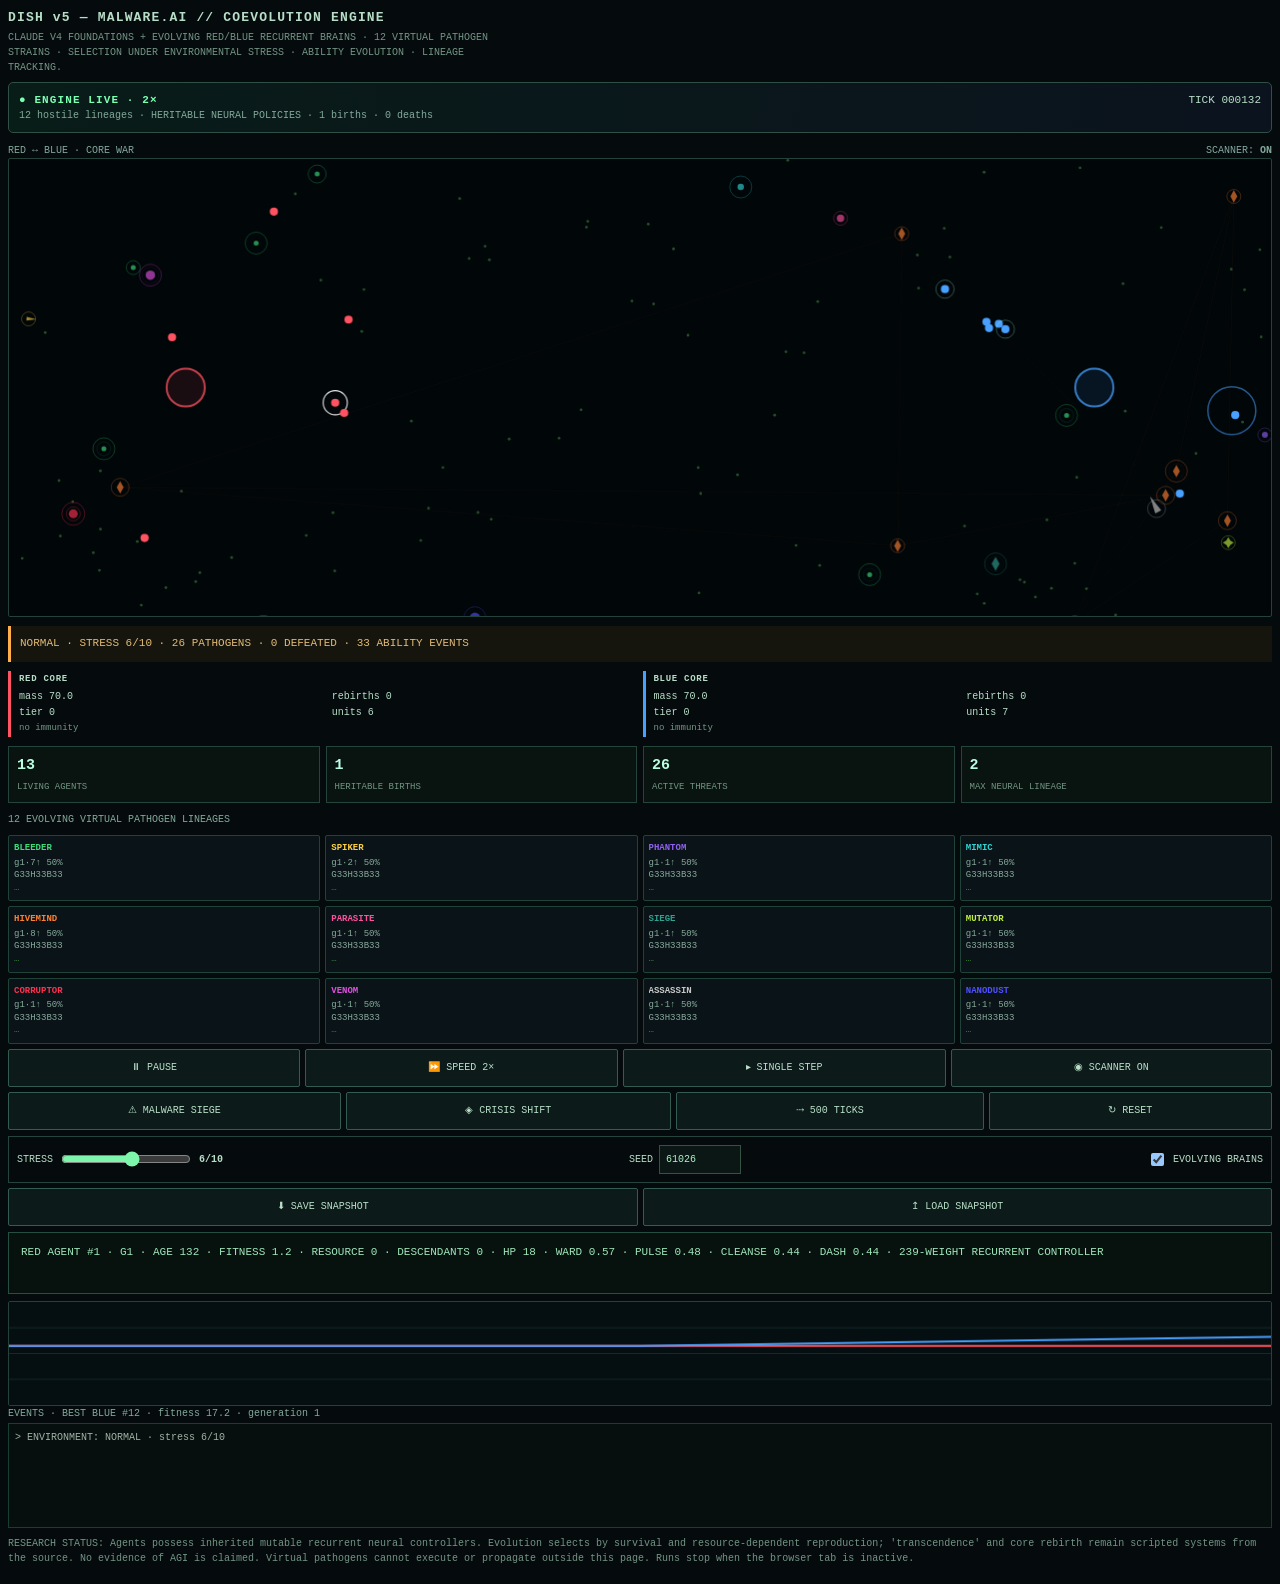
<file: dish-malware-ai-v5/index.html>
<!DOCTYPE html>
<html lang="en">
<head>
<meta charset="utf-8">
<meta name="viewport" content="width=device-width,initial-scale=1,viewport-fit=cover">
<title>DISH v5 — MALWARE.AI // COEVOLUTION ENGINE</title>
<!-- Self-contained offline simulation. No external dependencies. -->
<style>
:root{
  --bg:#050a0d;--dish:#010609;--ink:#b8dec7;--mut:#739584;
  --red:#ff5361;--blue:#49a1ff;--food:#28502c;--line:#244239;
  --m0:#3ddd7a;--m1:#ffd040;--m2:#9060f0;--m3:#30d4d4;
  --m4:#ff8030;--m5:#ff50a0;--m6:#30a090;--m7:#c0f040;
  --m8:#ff3050;--m9:#e050e0;--m10:#c8c8c8;--m11:#5050ff;
  color-scheme:dark;
  padding-top:env(safe-area-inset-top,0px);
  padding-bottom:env(safe-area-inset-bottom,0px);
}
*{box-sizing:border-box}
body{margin:0;background:var(--bg);color:var(--ink);font:400 11px/1.5 ui-monospace,SFMono-Regular,Menlo,Consolas,monospace;padding:8px}
h1{font-size:13px;font-weight:600;margin:0 0 2px;letter-spacing:.09em}
p.sub{margin:0 0 7px;color:var(--mut);font-size:10px;max-width:84ch}
canvas{display:block;width:100%;height:51vh;min-height:290px;max-height:650px;background:var(--dish);border:1px solid var(--line);border-radius:2px}
.r2{display:grid;grid-template-columns:1fr 1fr;gap:5px;margin:5px 0 3px}
.box{border-left:3px solid;padding:2px 0 2px 8px}
.box.r{border-color:var(--red)}.box.b{border-color:var(--blue)}
.box b{display:block;font-weight:600;font-size:9px;letter-spacing:.08em;margin-bottom:2px}
.box .g2{display:grid;grid-template-columns:1fr 1fr;gap:1px 7px;font-size:10px}
.box .im{color:var(--mut);font-size:9px;margin-top:2px;word-break:break-all}
.cgrid{display:grid;grid-template-columns:repeat(4,1fr);gap:3px;margin:3px 0}
.cbox{font-size:9px;padding:2px 5px;border:1px solid var(--line);border-radius:2px;overflow:hidden}
.cbox .n{font-weight:600;white-space:nowrap;overflow:hidden;text-overflow:ellipsis;margin-bottom:1px}
.cbox .ci{color:var(--mut);font-size:8px;line-height:1.4}
.cbox .ci .st{color:#3a8a3a}
.ctl{display:flex;gap:5px;margin:5px 0}
button{font:inherit;font-size:10px;color:var(--ink);background:transparent;border:1px solid var(--mut);border-radius:2px;padding:4px 10px;cursor:pointer}
button:focus-visible{outline:2px solid var(--blue);outline-offset:2px}
.log{height:44px;overflow:hidden;font-size:9px;color:var(--mut);margin-top:2px}
.note{margin-top:8px;color:var(--mut);font-size:10px}

.v5hdr{border:1px solid #315045;padding:9px 10px;margin:7px 0 10px;background:linear-gradient(100deg,#081c18,#0b131e);border-radius:5px}
.live{color:#7cffb2;font-weight:700;letter-spacing:.1em;display:inline-block}
.small{color:#83a99a;font-size:10px}.v5row{display:flex;gap:12px;flex-wrap:wrap;justify-content:space-between;align-items:center}
.pulse{display:inline-block;width:8px;height:8px;background:#46fca1;border-radius:100%;box-shadow:0 0 10px #46fca1;margin-right:8px}
#world{border-left:3px solid #ffaf4a;padding:9px;margin:9px 0;background:#15150e;min-height:36px;color:#e2bb77}
#detail{border:1px solid #254f41;padding:10px 12px;line-height:1.8;background:#07120f;min-height:62px;margin:6px 0;color:#9fe6bb}
#chart{display:block;height:105px;min-height:105px;max-height:105px;width:100%;margin-top:7px}
.grid5{display:grid;grid-template-columns:repeat(4,minmax(0,1fr));gap:6px;margin:9px 0}
.metric{border:1px solid #25443b;padding:8px;background:#091410}.metric b{display:block;font-size:15px;color:#b9ffe3}.metric span{font-size:9px;color:var(--mut)}
#c{touch-action:manipulation}
label{font-size:10px;display:flex;align-items:center;gap:6px}input[type=range]{accent-color:#7df6ac;width:130px} input[type=number]{font:inherit;width:82px;background:#0b1715;color:#aff4c5;border:1px solid #345244;padding:6px}
button{border-color:#345b50;color:#b9dfc8;min-height:38px;background:#0c1b19;flex:1 1 auto}button:active{background:#22503c}
.cgrid{gap:5px}.cbox{background:#0a1418;border-color:#214239;padding:6px 5px;font-size:9px}.cbox .ci{color:#88aa9b;font-size:9px}
.ctl{flex-wrap:wrap}.row-setting{display:flex;justify-content:space-between;gap:8px;align-items:center;flex-wrap:wrap;border:1px solid #25443b;padding:8px;margin-top:6px}
.log{height:105px;overflow:auto;color:#b8cabb;font-size:10px;background:#070f0e;border:1px solid #183d31;padding:6px}
@media (max-width:510px){.grid5{grid-template-columns:repeat(2,minmax(0,1fr))}body{padding:9px}h1{font-size:14px}.cgrid{grid-template-columns:repeat(3,minmax(0,1fr))}.r2{gap:9px}.box{padding:6px}.box .g2{grid-template-columns:1fr;font-size:11px}}
</style>
</head>
<body>
<h1>DISH v5 — MALWARE.AI // COEVOLUTION ENGINE</h1>
<p class="sub">CLAUDE V4 FOUNDATIONS + EVOLVING RED/BLUE RECURRENT BRAINS · 12 VIRTUAL PATHOGEN STRAINS · SELECTION UNDER ENVIRONMENTAL STRESS · ABILITY EVOLUTION · LINEAGE TRACKING.</p>
<div class="v5hdr"><div class="v5row"><span class="live" id="runStatus">◌ STARTING ENGINE…</span><span id="tickStatus">TICK 000000</span></div><div class="small" id="underStatus">Preparing digital organisms</div></div>
<div class="v5row small"><span>RED ↔ BLUE · CORE WAR</span><span>SCANNER: <b id="scannerLabel">OFF</b></span></div>
<canvas id="c" aria-label="Live simulated ecosystem: red and blue organisms and virtual pathogens"></canvas><div id="world">Initializing ecosystem…</div>
<div class="r2">
  <div class="box r"><b>RED CORE</b>
    <div class="g2"><span id="r-m">—</span><span id="r-rb">—</span><span id="r-t">—</span><span id="r-u">—</span></div>
    <div class="im" id="r-im"></div>
  </div>
  <div class="box b"><b>BLUE CORE</b>
    <div class="g2"><span id="b-m">—</span><span id="b-rb">—</span><span id="b-t">—</span><span id="b-u">—</span></div>
    <div class="im" id="b-im"></div>
  </div>
</div>
<div class="grid5">
 <div class="metric"><b id="statPop">12</b><span>LIVING AGENTS</span></div><div class="metric"><b id="statBirths">0</b><span>HERITABLE BIRTHS</span></div>
 <div class="metric"><b id="statMal">0</b><span>ACTIVE THREATS</span></div><div class="metric"><b id="statBrain">1</b><span>MAX NEURAL LINEAGE</span></div>
</div>
<div class="small" style="margin:8px 0">12 EVOLVING VIRTUAL PATHOGEN LINEAGES</div><div class="cgrid" id="cgrid"></div>
<div class="ctl"><button id="pp">⏸ PAUSE</button><button id="sp">⏩ SPEED 2×</button><button id="one">▸ SINGLE STEP</button><button id="scan">◉ SCANNER ON</button></div>
<div class="ctl"><button id="siege">⚠ MALWARE SIEGE</button><button id="famine">◈ CRISIS SHIFT</button><button id="skip">⤏ 500 TICKS</button><button id="rs">↻ RESET</button></div>
<div class="row-setting"><label>STRESS <input id="stress" type="range" min="1" max="10" value="6"><b id="stressOut">6/10</b></label><label>SEED <input id="seed" type="number" value="61026" step="1"></label><label><input type="checkbox" id="neural" checked> EVOLVING BRAINS</label></div>
<div class="ctl"><button id="save">⬇ SAVE SNAPSHOT</button><button id="load">↥ LOAD SNAPSHOT</button><input id="file" type="file" accept=".json,application/json" hidden></div>
<div id="detail">TAP A RED OR BLUE ORGANISM IN THE ARENA TO INSPECT ITS HERITABLE NEURAL GENOME, AGE, FITNESS, AND ABILITIES.</div>
<canvas id="chart" aria-label="Population evolution over time"></canvas>
<div class="small">EVENTS · <span id="scoreDetails">Awaiting first epoch</span></div><div class="log" id="log"></div>
<p class="note">RESEARCH STATUS: Agents possess inherited mutable recurrent neural controllers. Evolution selects by survival and resource-dependent reproduction; 'transcendence' and core rebirth remain scripted systems from the source. No evidence of AGI is claimed. Virtual pathogens cannot execute or propagate outside this page. Runs stop when the browser tab is inactive.</p>
<script>
const cv=document.getElementById('c'),ctx=cv.getContext('2d');
let randState=61026;
function reseed(s){randState=(Math.floor(Number(s))>>>0)||61026;}
function R(){randState=(randState+0x6D2B79F5)>>>0;let t=randState;t=Math.imul(t^(t>>>15),t|1);t^=t+Math.imul(t^(t>>>7),t|61);return ((t^(t>>>14))>>>0)/4294967296;}
const cl=(v,a,b)=>Math.max(a,Math.min(b,v)),TAU=Math.PI*2;
const H2=(ax,ay,bx,by)=>Math.hypot(ax-bx,ay-by);
let W,H,U,food,teams,MW,cols,mwt,vfld,tick,flashes,LOG,paused=false,speed=2;
let neuralEnabled=true,worldStress=6,scanner=true,worldShift=0,selectedUnit=0,unitSeq=1;
let stats={births:0,deaths:0,food:0,abilities:0,pathogenDeaths:0,crises:0};
let history=[];const CRISES=['NORMAL','FAMINE','TOXIC BLOOM','PREDATOR SURGE','SOLAR STATIC','RECOVERY'];
function crisis(){return CRISES[(worldShift+Math.floor(tick/650))%CRISES.length];}

// ── 12 MALWARE TYPES ─────────────────────────────────────────────────────────
const MWC=[
  {n:'BLEEDER', s:1.65,d:.009, h:18,r:52, a:.13,  cap:7,i:46 },
  {n:'SPIKER',  s:3.4, d:1.9,  h:9, r:26, a:.025, cap:3,i:90 },
  {n:'PHANTOM', s:.72, d:.017, h:38,r:70, a:.0,   cap:2,i:148},
  {n:'MIMIC',   s:1.2, d:.013, h:22,r:44, a:.05,  cap:3,i:112},
  {n:'HIVEMIND',s:1.45,d:.008, h:16,r:120,a:.09,  cap:8,i:68 },
  {n:'PARASITE',s:2.0, d:.012, h:12,r:40, a:.08,  cap:4,i:98 },
  {n:'SIEGE',   s:.85, d:.007, h:30,r:110,a:.10,  cap:3,i:118},
  {n:'MUTATOR', s:1.8, d:.011, h:20,r:48, a:.09,  cap:3,i:104},
  {n:'CORRUPTOR',s:2.2,d:.0,   h:16,r:36, a:.06,  cap:2,i:135},
  {n:'VENOM',   s:1.3, d:.008, h:26,r:55, a:.10,  cap:4,i:108},
  {n:'ASSASSIN',s:2.6, d:.015, h:14,r:32, a:.03,  cap:3,i:118},
  {n:'NANODUST',s:.58, d:.005, h:55,r:84, a:.02,  cap:2,i:168},
];
const MCSS=['--m0','--m1','--m2','--m3','--m4','--m5','--m6','--m7','--m8','--m9','--m10','--m11'];
const MAX_MW=42;
const UNIT_PROOF=new Set([1,2,3,5,7,8,11]);

// ── 3 PHENOTYPES ─────────────────────────────────────────────────────────────
// GHOST: stealth — invisible approach, unit evasion, waits for opening
// HUNTER: balanced — intelligent mode-switching, full situational awareness
// BERSERKER: aggression — straight charge, ignores damage, max speed, high visibility
const PHN=[
  {spd:.72,camo:.22,patience:.85,bold:.18,agg:.28},// 0 GHOST
  {spd:1.0, camo:1.0, patience:.50,bold:.50,agg:.50},// 1 HUNTER
  {spd:1.55,camo:1.9, patience:.08,bold:1.0, agg:1.0}, // 2 BERSERKER
];
const PHN_N=['G','H','B'];// display abbreviations

function pick_pheno(type){
  const pd=cols[type].pheno_dist,r=R();
  if(r<pd[0])return 0;if(r<pd[0]+pd[1])return 1;return 2;
}
function apply_pheno(genome,pheno){
  const p=PHN[pheno],lr=.6;
  genome.spd=   cl(genome.spd*(1-lr+p.spd*lr),.3,4.2);
  genome.camo=  cl(genome.camo*(1-lr)+p.camo*lr,.0,2.5);
  genome.patience=cl(genome.patience*(1-lr)+p.patience*lr,.0,1);
  genome.bold=  cl(genome.bold*(1-lr)+p.bold*lr,.0,1);
  genome.agg=   cl(genome.agg*(1-lr)+p.agg*lr,.0,1);
  return genome;
}

// ── COLONY BRAIN v2 ──────────────────────────────────────────────────────────
// Two-track evolution: vs_red and vs_blue evolve independently,
// letting each strain specialize tactics per opponent.
// Phenotype distribution evolves via softmax over phenotype fitness.
// Extinction pressure triggers mutation storm.
// Generation history enables ancestral recall when stuck.
// Cross-strain knowledge sharing spreads winning strategies.

function mk_strat(){
  return{spd:1,camo:1,patience:.5,bold:.5,mut:.14,agg:.5,
    fit_hist:Array(8).fill(.5),last_fit:.5,
    mom:{spd:0,camo:0,patience:0,bold:0,mut:0,agg:0}};}
function mk_brain(){
   return{gen:1,tot_drain:0,tot_deaths:0,tot_dmg:0,rebirths:0,
     elite_by_target:{red:[],blue:[]},
    strat:mk_strat(),vs_red:mk_strat(),vs_blue:mk_strat(),
    history:[],// {gen,fit,spd,camo,patience,bold,mut,agg}
    pheno_dist:[1/3,1/3,1/3],// ghost%,hunter%,berserker%
    pheno_fit:[.5,.5,.5],pheno_deaths:[0,0,0],
    storm:false,storm_t:0,
    consec_low:0,last_shift:'',adapt_vel:0};}

function mk_genome(type,target){
  const b=cols[type];
  const vs=target==='red'?b.vs_red:b.vs_blue;
  const r=Math.max(vs.mut,b.strat.mut)*(b.storm?.5:1);
  // blend 60% vs-target + 40% global
  const elite=b.elite_by_target?.[target];
   const ancestry=(elite?.length&&R()<.86)?elite[Math.floor(R()*Math.min(3,elite.length))].genes:null;
   const blend=k=>ancestry?(ancestry[k]*.73+vs[k]*.27):(vs[k]*.6+b.strat[k]*.4);
  return{spd:cl(blend('spd')+(R()-.5)*r,.3,3.5),
    camo:cl(blend('camo')+(R()-.5)*r*.4,.0,2.5),
    patience:cl(blend('patience')+(R()-.5)*r,.0,1),
    bold:cl(blend('bold')+(R()-.5)*r,.0,1),
    mut:cl(blend('mut')+(R()-.5)*r*.3,.04,.65),
    agg:cl(blend('agg')+(R()-.5)*r,.0,1)};}

function strat_upd(s,fit){
  s.fit_hist.push(fit);s.fit_hist.shift();
  const avg=s.fit_hist.reduce((a,c)=>a+c,0)/8;
  const delta=avg-s.last_fit;s.last_fit=avg;
  let big=0,bigk='';
  for(const k of['spd','camo','patience','bold','agg']){
    const n=(R()-.5)*s.mut;
    s.mom[k]=s.mom[k]*.75+(delta>=0?1:-.6)*s.mom[k]*.055+n*.4;
    const old=s[k];s[k]=cl(s[k]+s.mom[k],.05,2.5);
    const sh=Math.abs(s[k]-old);if(sh>big){big=sh;bigk=k;}
  }
  s.mut=cl(s.mut+(avg<.3?.007:-.003),.04,.65);
  return{big,bigk,avg,delta};}

function evolve_pheno(b){
  // softmax over pheno fitness to shift distribution
  const pf=b.pheno_fit;
  const mx=Math.max(...pf);
  const ep=pf.map(f=>Math.exp((f-mx)*5));
  const se=ep.reduce((a,c)=>a+c,0);
  const nd=ep.map(e=>e/se);
  for(let i=0;i<3;i++)b.pheno_dist[i]=b.pheno_dist[i]*.94+nd[i]*.06;}

function brain_upd(type,drain,dmg,target,pheno,genome){
  const b=cols[type];b.tot_drain+=drain;b.tot_deaths++;b.tot_dmg+=dmg;
  // multi-objective fitness: drain efficiency + significant drain bonus
  const eff=drain/(1+drain+dmg*.4);
  const bonus=drain>0.5?.18:drain>0.1?.06:0;
const fit=cl(eff+bonus,0,1);
   // Actual survival/impact-based genotype retention: successful pathogen
   // variants seed future mutations for the same target population.
   if(genome&&b.elite_by_target){
     const pool=b.elite_by_target[target];
     const genes=Object.fromEntries(['spd','camo','patience','bold','mut','agg'].map(k=>[k,genome[k]]));
     const ix=pool.findIndex(a=>Object.keys(genes).reduce((d,k)=>d+Math.abs(a.genes[k]-genes[k]),0)<.05);
     if(ix<0)pool.push({fit,genes});else if(fit>pool[ix].fit)pool[ix]={fit,genes};
     pool.sort((a,b)=>b.fit-a.fit);if(pool.length>6)pool.length=6;
   }
   // update both vs-target and global strategy
  const vs=target==='red'?b.vs_red:b.vs_blue;
  strat_upd(vs,fit);
  const {big,bigk,avg}=strat_upd(b.strat,fit);
  if(big>.09){b.last_shift=bigk+'→'+b.strat[bigk].toFixed(2);
    if(b.tot_deaths%12===1)add_log(`${MWC[type].n} brain: ${b.last_shift} fit=${Math.round(avg*100)}%`);}
  // phenotype fitness update
  if(pheno!==undefined){
    b.pheno_fit[pheno]=b.pheno_fit[pheno]*.88+fit*.12;
    b.pheno_deaths[pheno]++;
    evolve_pheno(b);}
  // consecutive low fitness tracking
  if(fit<.22)b.consec_low++;else b.consec_low=Math.max(0,b.consec_low-1);
  // ancestral recall: if stuck, revert to best historical strategy
  if(b.consec_low>=5&&b.history.length>0){
    const best=b.history.reduce((a,h)=>h.fit>a.fit?h:a,b.history[0]);
    if(best.fit>b.strat.last_fit+.1){
      for(const k of['spd','camo','patience','bold','mut','agg'])b.strat[k]=best[k];
      b.consec_low=0;
      add_log(`${MWC[type].n} ANCESTRAL RECALL — gen${best.gen} restored (${Math.round(best.fit*100)}%)`);}}
  // log per-target divergence
  const div=Math.abs(b.vs_red.last_fit-b.vs_blue.last_fit);
  if(div>.28&&b.tot_deaths%22===1)
    add_log(`${MWC[type].n}: R-strat vs B-strat diverged Δ${Math.round(div*100)}%`);}

function check_extinction(type){
  const b=cols[type];
  if(b.storm_t>0){b.storm_t--;if(b.storm_t===0){b.storm=false;return;}}
  if(tick%(62)!==(type*5)%62)return;
  const active=MW.filter(m=>m.type===type).length;
  if(b.consec_low>=4||(active===0&&b.tot_deaths>8&&b.strat.last_fit<.2)){
    b.storm=true;b.storm_t=90;
    b.strat.mut=Math.min(.65,b.strat.mut*2.6);
    b.vs_red.mut=b.vs_blue.mut=b.strat.mut;
    // reset phenotype distribution to explore all three equally
    b.pheno_dist=[1/3,1/3,1/3];
    add_log(`${MWC[type].n} EXTINCTION — mutation storm gen${b.gen} (mut×2.6)`);}}

function knowledge_share(){
  if(tick%260!==0)return;
  let best_t=0,best_f=0;
  for(let i=0;i<12;i++){if(cols[i].strat.last_fit>best_f){best_f=cols[i].strat.last_fit;best_t=i;}}
  if(best_f<.3)return;
  const ws=cols[best_t].strat;
  for(let i=0;i<12;i++){if(i===best_t)continue;
    const s=cols[i].strat;
    for(const k of['spd','patience','bold','agg'])
      s[k]=cl(s[k]*.88+ws[k]*.12+(R()-.5)*.04,.05,2.5);}
  add_log(`${MWC[best_t].n} broadcasting superiority (fit ${Math.round(best_f*100)}%) — 11 strains absorbing`);}

// ── GENE SYSTEM ──────────────────────────────────────────────────────────────
const BASE_G=()=>({spd:1.4,sense:70,atk:2,def:1.5,split:12});
function mut_g(g,p=0){const r=.12+p*.24;
  return{spd:cl(g.spd*(1+(R()-.5)*r),.45,5.5),sense:cl(g.sense*(1+(R()-.5)*r),22,195),
    atk:cl(g.atk*(1+(R()-.5)*r),.35,9),def:cl(g.def*(1+(R()-.5)*r),.15,7),
    split:cl(g.split*(1+(R()-.5)*r*.65),4,30)};}
function transcend_g(g,tier){const b=.2+tier*.09;
  return{spd:cl(g.spd*(1+b),.45,6),sense:cl(g.sense*(1+b),22,235),
    atk:cl(g.atk*(1+b),.35,13),def:cl(g.def*(1+b),.15,11),
    split:cl(g.split*(1+b*.5),4,24)};}

// ── RECURRENT NEUROEVOLUTION (NOT A CLAIM OF AGI) ─────────────────────────────
// A fixed 13→8 recurrent→7 network; 239 inherited weights. Selection acts
// through survival, resource harvest, and reproduction, not a scripted winning score.
const NN_IN=13,NN_H=8,NN_OUT=7, NN_GENES=NN_IN*NN_H+NN_H*NN_H+NN_H+NN_H*NN_OUT+NN_OUT;
function mkBrain(parent,pressure=0){
  const g=parent?parent.slice():Array.from({length:NN_GENES},()=> (R()-.5)*1.4);
  if(parent)for(let i=0;i<g.length;i++)if(R()<.09+pressure*.16)g[i]=cl(g[i]+(R()-.5)*(.5+pressure),-3,3);
  return g;
}
function mkAbilities(parent,p=0){const a=parent?{...parent}:{ward:.5,pulse:.5,cleanse:.5,dash:.5};
 for(const k of Object.keys(a))a[k]=cl(a[k]+(R()-.5)*(.14+p*.14),0.05,2);return a;}
function scoreUnit(u){return u.harvest*3+u.births*4+u.damage*.25+Math.min(600,u.age)*.009;}
function neuralAct(u){
 const near=(arr,accept)=>{let best=null,dd=1e9;for(const q of arr)if(accept(q)){const d=(u.x-q.x)**2+(u.y-q.y)**2;if(d<dd){dd=d;best=q;}}return best;};
 const f=near(food,()=>true),e=near(U,q=>q!==u&&q.t!==u.t),m=near(MW,q=>q.target===u.t&&!is_imm(q.target,q.type,q.gen));
 const T=teams[u.t];const offset=(q,i)=>q?cl((q[i]-u[i])/140,-1,1):0;
 const input=[offset(f,'x'),offset(f,'y'),offset(e,'x'),offset(e,'y'),offset(m,'x'),offset(m,'y'),
   offset(T,'x'),offset(T,'y'),cl(u.hp/u.mx,0,1),cl(u.e/22,0,1),T.pressure,worldStress/10,1];
 const h=Array(NN_H).fill(0),g=u.brain;let n=0;
 for(let i=0;i<NN_IN;i++)for(let j=0;j<NN_H;j++)h[j]+=input[i]*g[n++];
 for(let i=0;i<NN_H;i++)for(let j=0;j<NN_H;j++)h[j]+=u.memory[i]*g[n++];
 for(let j=0;j<NN_H;j++)h[j]=Math.tanh(h[j]+g[n++]);
 const o=Array(NN_OUT).fill(0);
 for(let i=0;i<NN_H;i++)for(let j=0;j<NN_OUT;j++)o[j]+=h[i]*g[n++];
 for(let j=0;j<NN_OUT;j++)o[j]=Math.tanh(o[j]+g[n++]);
 u.memory=h;u.intent=o;return o;
}
function adaptiveAbility(u){
 if(!neuralEnabled||!u.intent)return;
 const a=u.intent;
 // Heritable ability traits determine effect and metabolism; neural choices determine use.
 const wasShield=u.shield;
 u.shield=(a[4]>.15&&u.e>2);
 if(u.shield){u.e-=.012*u.abilities.ward;if(!wasShield)stats.abilities++;}
 if(a[5]>.50&&u.abilities.pulse>.40&&u.e>4&&tick-u.pulseAt>75){
  u.pulseAt=tick;u.e-=1.2;stats.abilities++;
  for(const m of MW)if(m.target===u.t&&!is_imm(m.target,m.type,m.gen)&&H2(u.x,u.y,m.x,m.y)<30+u.abilities.pulse*20){m.hp-=u.g.atk*.65*u.abilities.pulse;m.dmg_taken+=u.g.atk*.65*u.abilities.pulse;u.damage+=u.g.atk*.65*u.abilities.pulse;}
  flashes.push({x:u.x,y:u.y,t:0,team:u.t,rb:false});
 }
 if(a[6]>.54&&u.abilities.cleanse>.4&&u.e>3&&(u.corrupted||u.venomed)){
   if(u.corrupted&&R()<u.abilities.cleanse*.065){u.corrupted=false;u.ctimer=0;u.e-=1;stats.abilities++;}
   if(u.venomed&&R()<u.abilities.cleanse*.065){u.venomed=false;u.vtimer=0;u.e-=1;stats.abilities++;}
 }
}

// ── UNITS ────────────────────────────────────────────────────────────────────
const rad=u=>2.5+u.m*1.6;
function mk_u(t,x,y,g,m,parent=null){
   const T=teams[t],mx=(10+8*m)*(1+.3*T.tier)*(1+.22*T.rebirths);
   const ancestor=parent||T.elite;
   return{id:unitSeq++,t,x,y,a:R()*TAU,hp:mx,mx,m,e:5,g,brain:mkBrain(ancestor?.brain,T.pressure),
     abilities:mkAbilities(ancestor?.abilities,T.pressure),memory:Array(NN_H).fill(0),intent:Array(NN_OUT).fill(0),
     gen:(ancestor?.gen||0)+1,age:0,harvest:0,births:0,damage:0,pulseAt:-999,shield:false,
     corrupted:false,ctimer:0,venomed:false,vtimer:0};}

// ── MALWARE FACTORY ──────────────────────────────────────────────────────────
let _hid=0;
function mk_mw(type,target){
  const cfg=MWC[type],b=cols[type],gen=b.gen,sc=1+(gen-1)*.28,T=teams[target];
  const pheno=pick_pheno(type);
  let genome=mk_genome(type,target);
  apply_pheno(genome,pheno);
  if(b.storm)genome.mut=Math.min(.65,genome.mut*1.8);// storm → more varied offspring
  let x,y;const e=Math.floor(R()*4);
  if(e===0){x=R()*W;y=-14}else if(e===1){x=R()*W;y=H+14}
  else if(e===2){x=-14;y=R()*H}else{x=W+14;y=R()*H}
  const m={type,target,gen,genome,pheno,x,y,
    a:Math.atan2(T.y-y,T.x-x),
    spd:cfg.s*sc*genome.spd,drain:cfg.d*(1+(gen-1)*.22),
    hp:cfg.h*sc,mhp:cfg.h*sc,phase:R()*TAU,drain_done:0,dmg_taken:0,mode:'HUNT'};
  if(type===1)m.wait=pheno===2?0:Math.floor(45+R()*65*genome.patience),m.fired=false;
  if(type===4)m.hive_id=0,m.hive_slot=0;
  if(type===6)m.sieged=false,m.sx=0,m.sy=0,m.retreat=0;
  if(type===7)m.mt=0;
  if(type===8)m.done=false;
  if(type===9)m.phase2=0;
  if(type===10)m.cleared=false;
  return m;}
const is_imm=(team,type,gen)=>teams[team].immune[type].has(gen);

// ── REBIRTH ──────────────────────────────────────────────────────────────────
function rebirth(team,mtype,mgen){
  const T=teams[team];T.rebirths++;
  T.mass=70*Math.pow(1.9,T.rebirths)*(1+T.tier*.45);
  T.immune[mtype].add(mgen);if(mgen>1)T.immune[mtype].add(mgen-1);
  T.pressure=Math.min(1,T.pressure+.4);T.g=transcend_g(T.g,T.tier+T.rebirths);
  // save gen snapshot before incrementing
  const b=cols[mtype];
  b.history.push({gen:b.gen,fit:b.strat.last_fit,
    spd:b.strat.spd,camo:b.strat.camo,patience:b.strat.patience,bold:b.strat.bold,mut:b.strat.mut,agg:b.strat.agg});
  if(b.history.length>6)b.history.shift();
  b.gen++;b.rebirths++;b.consec_low=0;
  const count=9+T.rebirths*2+T.tier*2;
  for(let i=0;i<count;i++)
    U.push(mk_u(team,T.x+(R()-.5)*75,T.y+(R()-.5)*75,mut_g(T.g,T.pressure),1+T.tier*.4+T.rebirths*.3,T.elite));
  flashes.push({x:T.x,y:T.y,t:0,team,rb:true});
  add_log(`${team.toUpperCase()} REBORN — immune to ${MWC[mtype].n} ≤g${mgen} — evolves to g${b.gen}`);}

// ── CONDENSATION ─────────────────────────────────────────────────────────────
function condense(team){
   const T=teams[team],mine=U.filter(u=>u.t===team);if(!mine.length)return;
   const champ=mine.reduce((best,u)=>scoreUnit(u)>scoreUnit(best)?u:best,mine[0]);
   if(!T.elite||scoreUnit(champ)>=T.elite.fitness)T.elite={brain:champ.brain.slice(),abilities:{...champ.abilities},gen:champ.gen,fitness:scoreUnit(champ)};
   let tot=0;const avg={spd:0,sense:0,atk:0,def:0,split:0};
  for(const u of mine){tot+=u.m;for(const k in avg)avg[k]+=u.g[k]*u.m}
  for(const k in avg)avg[k]/=tot;
  T.mass+=tot*.5;T.tier++;T.cond++;T.copies=0;T.thr=Math.round(T.thr*1.45);
  T.g=transcend_g(avg,T.tier);T.pressure=Math.max(0,T.pressure-.08);
  U=U.filter(u=>u.t!==team);
  flashes.push({x:T.x,y:T.y,t:0,team,rb:false});
  for(let i=0;i<5+T.tier+T.rebirths;i++)
    U.push(mk_u(team,T.x+(R()-.5)*50,T.y+(R()-.5)*50,mut_g(T.g,T.pressure),1+T.tier*.35,T.elite));
  add_log(`${team.toUpperCase()} TRANSCENDS tier ${T.tier} ×${(1.2+T.tier*.09).toFixed(2)}`);}

function add_log(msg){LOG.unshift({msg,t:0});if(LOG.length>18)LOG.pop();}

// ── RESET / FIT ──────────────────────────────────────────────────────────────
function fit(){const d=devicePixelRatio||1,rc=cv.getBoundingClientRect();
  W=rc.width;H=rc.height;cv.width=W*d;cv.height=H*d;ctx.setTransform(d,0,0,d,0,0);}
function mk_imm(){return Object.fromEntries([...Array(12)].map((_,i)=>[i,new Set()]));}
function reset(){
  reseed(document.getElementById('seed').value);fit();tick=0;unitSeq=1;selectedUnit=0;U=[];food=[];MW=[];flashes=[];LOG=[];vfld=[];
   stats={births:0,deaths:0,food:0,abilities:0,pathogenDeaths:0,crises:0};history=[];worldShift=0;
  mwt=Array(12).fill(0);_hid=0;
  cols={};for(let i=0;i<12;i++)cols[i]=mk_brain();
  teams={
red: {x:W*.14,y:H/2,mass:70,copies:0,thr:18,tier:0,cond:0,rebirths:0,pressure:0,immune:mk_imm(),g:BASE_G(),elite:null},
     blue:{x:W*.86,y:H/2,mass:70,copies:0,thr:18,tier:0,cond:0,rebirths:0,pressure:0,immune:mk_imm(),g:BASE_G(),elite:null}
  };
  for(const t of['red','blue'])for(let i=0;i<6;i++){const T=teams[t];
    U.push(mk_u(t,T.x+(R()-.5)*50,T.y+(R()-.5)*50,mut_g(T.g),1));}}

// ── STEP ─────────────────────────────────────────────────────────────────────
function step(){
tick++;
   let env=crisis();if(tick%650===1){stats.crises++;add_log(`ENVIRONMENT: ${env} · stress ${worldStress}/10`);}
   let spawnFood=env==='FAMINE'?.09:env==='RECOVERY'?.95:.61;
   spawnFood=cl(spawnFood*(1.30-worldStress*.055),.035,.98);
   if(food.length<165&&R()<spawnFood)food.push({x:R()*W,y:R()*H});
   if(tick%20===0&&env==='TOXIC BLOOM'){for(const u of U)if(R()<.035+worldStress*.008){u.venomed=true;u.vtimer=35+worldStress*4;}}
   if(tick%15===0&&env==='SOLAR STATIC')for(const u of U)u.e-=.02*worldStress;
   if(tick%40===0){history.push({tick,r:U.filter(u=>u.t==='red').length,b:U.filter(u=>u.t==='blue').length,mal:MW.length,rg:teams.red.tier,bg:teams.blue.tier});if(history.length>120)history.shift();}
  for(let i=vfld.length-1;i>=0;i--){vfld[i].ttl--;if(vfld[i].ttl<=0)vfld.splice(i,1);}
  knowledge_share();
  for(let i=0;i<12;i++)check_extinction(i);

  const cnt={red:0,blue:0};for(const u of U)cnt[u.t]++;
  const born=[];

for(const u of U){
     const T=teams[u.t];u.age++;if(!neuralEnabled)u.shield=false;
     T.pressure=Math.max(0,T.pressure-.00028);
    if(u.corrupted){u.shield=false;u.ctimer--;if(u.ctimer<=0)u.corrupted=false;}
    if(u.venomed){u.vtimer--;if(u.vtimer<=0)u.venomed=false;}
    if(u.corrupted){
      const T2=teams[u.t];u.a=Math.atan2(T2.y-u.y,T2.x-u.x)+(R()-.5)*.3;
      if(H2(T2.x,T2.y,u.x,u.y)<42)T2.mass-=.015;
    }else{
      let tx=null,ty=null,best=u.g.sense**2,fight=false;
      for(const o of U)if(o.t!==u.t&&!o.corrupted){const d=(o.x-u.x)**2+(o.y-u.y)**2;if(d<best){best=d;tx=o.x;ty=o.y;fight=true}}
      if(!fight)for(const m of MW){
        if(m.target!==u.t||is_imm(m.target,m.type,m.gen)||UNIT_PROOF.has(m.type))continue;
        const d=(m.x-u.x)**2+(m.y-u.y)**2;if(d<best){best=d;tx=m.x;ty=m.y;fight=true}}
      if(fight&&u.hp<u.mx*.28){tx=2*u.x-tx;ty=2*u.y-ty;}
      else if(!fight){best=u.g.sense**2;for(const f of food){const d=(f.x-u.x)**2+(f.y-u.y)**2;if(d<best){best=d;tx=f.x;ty=f.y}}}
      if(tx!==null)u.a=Math.atan2(ty-u.y,tx-u.x);else u.a+=(R()-.5)*.62;
       if(neuralEnabled){
          const z=neuralAct(u),hx=Math.cos(u.a),hy=Math.sin(u.a);
          // Inherited recurrent policy changes the observed movement, no predetermined optimum.
          const nx=z[0]*(0.65+u.abilities.dash*.2),ny=z[1]*(0.65+u.abilities.dash*.2);
          u.a=Math.atan2(hy*.40+ny*.60,hx*.40+nx*.60);
          adaptiveAbility(u);
       }}
    for(const vf of vfld){if(vf.target===u.t&&H2(vf.x,vf.y,u.x,u.y)<vf.r){u.venomed=true;u.vtimer=200;break;}}
    const sv=u.venomed?.65:1,v=u.g.spd*(1.1-.07*u.m)*sv;
    const dash=neuralEnabled&&u.intent[3]>.55&&u.e>1?1+u.abilities.dash*.21:1;
     if(dash>1)u.e-=.008*u.abilities.dash;
     u.x=cl(u.x+Math.cos(u.a)*v*dash,0,W);u.y=cl(u.y+Math.sin(u.a)*v*dash,0,H);
    if(u.x<=0||u.x>=W)u.a=Math.PI-u.a;if(u.y<=0||u.y>=H)u.a=-u.a;
    for(let i=food.length-1;i>=0;i--){const f=food[i];if((f.x-u.x)**2+(f.y-u.y)**2<(rad(u)+3)**2){food.splice(i,1);u.e+=3;u.harvest++;stats.food++}}
    u.e-=.004*u.g.spd;if(u.e<0)u.hp-=.04;u.hp=Math.min(u.mx,u.hp+.015+u.m*.003);
    if(u.e>=u.g.split&&cnt[u.t]<92&&!u.corrupted){
u.e-=u.g.split*.62;cnt[u.t]++;T.copies++;u.births++;stats.births++;
       born.push(mk_u(u.t,u.x+(R()-.5)*9,u.y+(R()-.5)*9,mut_g(u.g,T.pressure),u.m,u));}}

  for(let i=0;i<U.length;i++)for(let j=i+1;j<U.length;j++){
    const a=U[i],b=U[j];
    const hostile=(a.t!==b.t)||(a.corrupted&&!b.corrupted)||(b.corrupted&&!a.corrupted);
    if(!hostile)continue;
    if((a.x-b.x)**2+(a.y-b.y)**2<(rad(a)+rad(b)+2)**2){
const aa=a.g.atk*(a.venomed?.6:1)*(1+(neuralEnabled?Math.max(0,a.intent[2])*.25:0)),
             ba=b.g.atk*(b.venomed?.6:1)*(1+(neuralEnabled?Math.max(0,b.intent[2])*.25:0));
       const da=Math.max(.05,aa-b.g.def*.5)*.12*(b.shield?1/(1+b.abilities.ward):1),
             db=Math.max(.05,ba-a.g.def*.5)*.12*(a.shield?1/(1+a.abilities.ward):1);
       b.hp-=da;a.hp-=db;a.damage+=da;b.damage+=db;}}

  const nxt=[];
for(const u of U){if(u.hp>0){nxt.push(u);continue}
     stats.deaths++;teams[u.t].pressure=Math.min(1,teams[u.t].pressure+.013);
    if(u.m>=2){for(let k=0;k<2;k++){const s=mk_u(u.t,u.x+(R()-.5)*15,u.y+(R()-.5)*15,mut_g(u.g,teams[u.t].pressure),u.m/2,u);s.hp=s.mx*.42;nxt.push(s);}}}
  U=nxt.concat(born);

  for(const t of['red','blue']){const T=teams[t];
    if(U.filter(u=>u.t===t&&!u.corrupted).length<3&&tick%30===0)
      for(let i=0;i<4;i++)U.push(mk_u(t,T.x+(R()-.5)*38,T.y+(R()-.5)*38,mut_g(T.g,T.pressure),1+T.tier*.3+T.rebirths*.2,T.elite));}

  for(const t of['red','blue'])if(teams[t].copies>=teams[t].thr)condense(t);

  // spawn
  if(MW.length<MAX_MW){
    for(let type=0;type<12;type++){
      mwt[type]++;const cfg=MWC[type],active=MW.filter(m=>m.type===type).length;
      const threatScale=(.65+worldStress*.13)*(env==='PREDATOR SURGE'?1.65:1);
       if(mwt[type]>=cfg.i/threatScale&&active<cfg.cap&&MW.length<MAX_MW){
        mwt[type]=0;const target=R()<.5?'red':'blue';
        if(type===4){const hid=_hid++;for(let sl=0;sl<4&&MW.length<MAX_MW;sl++){const m=mk_mw(4,target);m.hive_id=hid;m.hive_slot=sl;MW.push(m);}}
        else{MW.push(mk_mw(type,target));if(type===0&&active<cfg.cap-1&&MW.length<MAX_MW)MW.push(mk_mw(0,R()<.5?'red':'blue'));}}}}

  // ── MALWARE STEP ──
  for(let mi=MW.length-1;mi>=0;mi--){
    const m=MW[mi],T=teams[m.target],cfg=MWC[m.type];
    m.phase+=.05;
    if(is_imm(m.target,m.type,m.gen)){
m.hp-=.9;
       if(m.hp<=0){brain_upd(m.type,m.drain_done,m.dmg_taken,m.target,m.pheno,m.genome);MW.splice(mi,1);stats.pathogenDeaths++;}continue;}
    const dx=T.x-m.x,dy=T.y-m.y,dist=H2(T.x,T.y,m.x,m.y);

    // ── SITUATIONAL MODE (HUNTER only; GHOST evades; BERSERKER always rushes) ──
    if(m.pheno===2){// BERSERKER: ignore everything, charge
      m.mode='RUSH';
    }else if(m.pheno===0){// GHOST: assess unit density
      const eu=U.filter(u=>u.t===m.target&&!u.corrupted&&H2(u.x,u.y,m.x,m.y)<72).length;
      m.mode=eu>3?'GHOST':'HUNT';
    }else{// HUNTER: full situational awareness
      const eu=U.filter(u=>u.t===m.target&&!u.corrupted&&H2(u.x,u.y,m.x,m.y)<72).length;
      const allies=MW.filter(a=>a!==m&&a.target===m.target&&H2(a.x,a.y,m.x,m.y)<90).length;
      const hp_pct=m.hp/m.mhp;
      if(hp_pct<.2&&m.genome.bold<.35)m.mode='RETREAT';
      else if(eu>5&&m.genome.camo<.6)m.mode='GHOST';
      else if(dist>95&&allies>=2&&m.genome.patience>.55)m.mode='SIEGE';
      else m.mode='HUNT';}

    // GHOST unit evasion (applied after type movement)
    let ghost_evade_x=0,ghost_evade_y=0;
    if(m.mode==='GHOST'&&!UNIT_PROOF.has(m.type)){
      const eu=U.filter(u=>u.t===m.target&&!u.corrupted&&H2(u.x,u.y,m.x,m.y)<65);
      for(const u of eu){ghost_evade_x+=m.x-u.x;ghost_evade_y+=m.y-u.y;}}

    // RUSH mode: direct charge ignores type-specific logic for most types
    if(m.mode==='RUSH'&&m.type!==8){
      m.a=Math.atan2(dy,dx);
      m.x+=Math.cos(m.a)*m.spd*1.3;m.y+=Math.sin(m.a)*m.spd*1.3;
    }else{
      // ── TYPE-SPECIFIC MOVEMENT ──
      switch(m.type){
        case 0:m.a=Math.atan2(dy,dx)+(R()-.5)*.35*(1-m.genome.agg*.3);
          m.x+=Math.cos(m.a)*m.spd;m.y+=Math.sin(m.a)*m.spd;break;
        case 1:if(m.wait>0){m.wait--;m.a+=(R()-.5)*.45;m.x+=Math.cos(m.a)*.4;m.y+=Math.sin(m.a)*.4}
          else{m.fired=true;m.a=Math.atan2(dy,dx);m.x+=Math.cos(m.a)*m.spd*2.2;m.y+=Math.sin(m.a)*m.spd*2.2}break;
        case 2:m.a=Math.atan2(dy,dx)+(R()-.5)*.05;m.x+=Math.cos(m.a)*m.spd;m.y+=Math.sin(m.a)*m.spd;break;
        case 3:{const eu2=U.filter(u=>u.t===m.target);
          const ex=eu2.reduce((a,u)=>a+u.x,0)/(eu2.length||1),ey=eu2.reduce((a,u)=>a+u.y,0)/(eu2.length||1);
          const opp=Math.atan2(T.y-ey,T.x-ex)+Math.PI;
          m.a=Math.atan2(T.y+Math.sin(opp)*(cfg.r*.8)-m.y,T.x+Math.cos(opp)*(cfg.r*.8)-m.x);
          m.x+=Math.cos(m.a)*m.spd;m.y+=Math.sin(m.a)*m.spd;break;}
        case 4:{const ta=m.hive_slot*TAU/4+tick*.0008*(m.hive_slot%2?1:-1)*m.genome.agg;
          const orb=70+30*m.genome.patience;
          m.a=Math.atan2(T.y+Math.sin(ta)*orb-m.y,T.x+Math.cos(ta)*orb-m.x);
          m.x+=Math.cos(m.a)*m.spd;m.y+=Math.sin(m.a)*m.spd;break;}
        case 5:{const pu=U.filter(u=>u.t===m.target&&!u.corrupted).reduce((b2,u)=>{
            const d=H2(u.x,u.y,m.x,m.y);return(!b2||d<b2.d)?{u,d}:b2},null);
          m.a=pu?Math.atan2(pu.u.y-m.y,pu.u.x-m.x):Math.atan2(dy,dx);
          m.x+=Math.cos(m.a)*m.spd;m.y+=Math.sin(m.a)*m.spd;break;}
        case 6:{const opt=85+30*m.genome.patience;
          if(m.retreat>0){m.retreat--;m.x+=Math.cos(m.a+Math.PI)*m.spd;m.y+=Math.sin(m.a+Math.PI)*m.spd;}
          else if(!m.sieged){if(Math.abs(dist-opt)<16){m.sieged=true;m.sx=m.x;m.sy=m.y;}
            else{m.a=Math.atan2(dy,dx)*(dist>opt?1:-1);m.x+=Math.cos(m.a)*m.spd;m.y+=Math.sin(m.a)*m.spd;}}
          else{m.x=m.sx;m.y=m.sy;}break;}
        case 7:{m.mt++;if(m.mt>65){m.mt=0;const r2=m.genome.mut;
            m.genome.spd=cl(m.genome.spd+(R()-.5)*r2,.3,3.5);
            m.spd=cfg.s*(1+(cols[7].gen-1)*.28)*m.genome.spd;
            m.genome.camo=cl(m.genome.camo+(R()-.5)*r2*.5,.0,2.5);
            m.genome.patience=cl(m.genome.patience+(R()-.5)*r2,.0,1);}
          m.a=Math.atan2(dy,dx)+Math.sin(tick*.07+m.phase)*.5*m.genome.patience;
          m.x+=Math.cos(m.a)*m.spd;m.y+=Math.sin(m.a)*m.spd;break;}
        case 8:{if(!m.done){
            const cu=U.filter(u=>u.t===m.target&&!u.corrupted).reduce((b2,u)=>{
              const sc=H2(u.x,u.y,m.x,m.y)/(u.m*.5+1);return(!b2||sc<b2.sc)?{u,sc}:b2},null);
            if(cu){m.a=Math.atan2(cu.u.y-m.y,cu.u.x-m.x);m.x+=Math.cos(m.a)*m.spd;m.y+=Math.sin(m.a)*m.spd;
              if(H2(cu.u.x,cu.u.y,m.x,m.y)<8){
                cu.u.corrupted=true;cu.u.ctimer=180+cols[8].rebirths*45;
                m.drain_done+=2.5;m.done=true;m.hp=0;}}
            else{m.a=Math.atan2(dy,dx);m.x+=Math.cos(m.a)*m.spd;m.y+=Math.sin(m.a)*m.spd;}}break;}
        case 9:{m.phase2++;
          if(tick%20===0&&vfld.filter(v=>v.target===m.target).length<10)
            vfld.push({x:m.x,y:m.y,r:38+m.genome.bold*20,target:m.target,ttl:300});
          if(m.phase2<110){const vu=U.filter(u=>u.t===m.target&&!u.venomed).reduce((b2,u)=>{
              const d=H2(u.x,u.y,m.x,m.y);return(!b2||d<b2.d)?{u,d}:b2},null);
            m.a=vu?Math.atan2(vu.u.y-m.y,vu.u.x-m.x):Math.atan2(dy,dx);}
          else{m.a=Math.atan2(dy,dx)+(R()-.5)*.1;}
          m.x+=Math.cos(m.a)*m.spd;m.y+=Math.sin(m.a)*m.spd;break;}
        case 10:{const hm=U.filter(u=>u.t===m.target&&u.m>=2);
          if(!m.cleared&&hm.length>0){const tgt=hm.reduce((a,b2)=>b2.m>a.m?b2:a,hm[0]);
            m.a=Math.atan2(tgt.y-m.y,tgt.x-m.x);m.x+=Math.cos(m.a)*m.spd;m.y+=Math.sin(m.a)*m.spd;
            if(H2(tgt.x,tgt.y,m.x,m.y)<10){tgt.hp=0;m.drain_done+=0.8;}}
          else{m.cleared=true;m.a=Math.atan2(dy,dx)+(R()-.5)*.05;m.x+=Math.cos(m.a)*m.spd;m.y+=Math.sin(m.a)*m.spd;}break;}
        case 11:m.a=Math.atan2(dy,dx)+Math.sin(tick*.025+m.phase)*.2;
          m.x+=Math.cos(m.a)*m.spd;m.y+=Math.sin(m.a)*m.spd;break;
      }
    }// end non-RUSH movement

    // apply ghost evasion after type movement
    if(ghost_evade_x!==0||ghost_evade_y!==0){
      const ev=Math.atan2(ghost_evade_y,ghost_evade_x);
      m.x+=Math.cos(ev)*m.spd*.5;m.y+=Math.sin(ev)*m.spd*.5;}
    // RETREAT mode: push away from core
    if(m.mode==='RETREAT'){m.x+=Math.cos(m.a+Math.PI)*m.spd*.4;m.y+=Math.sin(m.a+Math.PI)*m.spd*.4;}

    // ── DRAIN ──
    const afterDist=H2(T.x,T.y,m.x,m.y);
     let can_drain=afterDist<cfg.r;
    if(m.type===6)can_drain=m.sieged&&afterDist<cfg.r;
    if(m.type===8)can_drain=false;
    if(can_drain){T.mass-=m.drain;m.drain_done+=m.drain;}
    // spiker burst
    if(m.type===1&&can_drain){
      flashes.push({x:m.x,y:m.y,t:0,team:'spike',rb:false});
      brain_upd(1,m.drain_done,m.dmg_taken,m.target,m.pheno,m.genome);MW.splice(mi,1);
      if(T.mass<=0)rebirth(m.target,1,m.gen);continue;}

    // ── UNIT DAMAGE ──
    if(!UNIT_PROOF.has(m.type)){
      const tb=1+(T.tier>=3?(T.tier-2)*.2:0);
      for(const u of U){if(u.t!==m.target||u.corrupted)continue;
        if((u.x-m.x)**2+(u.y-m.y)**2<(rad(u)+7)**2){
          const dmg=u.g.atk*(u.venomed?.6:1)*tb*.28;
          const adjusted=u.shield?dmg*.9:dmg;
           m.hp-=adjusted;m.dmg_taken+=adjusted;u.damage+=adjusted;
          if(m.type===6)m.retreat=42;}}}
    if(T.tier>=3&&dist<85)m.hp-=.07*(T.tier-2);
    if(T.mass<=0){rebirth(m.target,m.type,m.gen);brain_upd(m.type,m.drain_done,m.dmg_taken,m.target,m.pheno,m.genome);MW.splice(mi,1);continue;}
    if(m.hp<=0){brain_upd(m.type,m.drain_done,m.dmg_taken,m.target,m.pheno,m.genome);MW.splice(mi,1);stats.pathogenDeaths++;}}

  for(const t of['red','blue']){const T=teams[t];if(T.tier>=3)T.mass+=.05*(T.tier-2);}
  for(const t of['red','blue'])teams[t].mass=Math.max(0,teams[t].mass);
  for(const f of flashes)f.t+=.025;flashes=flashes.filter(f=>f.t<1);
  for(const l of LOG)l.t=Math.min(.30,l.t+.001);}

// ── DRAW ─────────────────────────────────────────────────────────────────────
function vc(n){return getComputedStyle(document.documentElement).getPropertyValue(n).trim();}
function draw(){
  ctx.clearRect(0,0,W,H);
  const red=vc('--red'),blue=vc('--blue'),food_c=vc('--food');
  const MC=MCSS.map(n=>vc(n));

  // venom fields
  for(const vf of vfld){ctx.globalAlpha=.025;ctx.fillStyle=MC[9];ctx.beginPath();ctx.arc(vf.x,vf.y,vf.r,0,TAU);ctx.fill();}
  ctx.globalAlpha=1;

  // food
  ctx.fillStyle=food_c;for(const f of food){ctx.beginPath();ctx.arc(f.x,f.y,1.4,0,TAU);ctx.fill();}

  // cores
  for(const t of['red','blue']){
    const T=teams[t],c=t==='red'?red:blue;
    const cr=12+Math.sqrt(Math.max(0,T.mass))*.85+T.tier*4+T.rebirths*5;
    ctx.strokeStyle=c;ctx.lineWidth=2;ctx.globalAlpha=.75;ctx.beginPath();ctx.arc(T.x,T.y,cr,0,TAU);ctx.stroke();
    ctx.globalAlpha=.1;ctx.fillStyle=c;ctx.beginPath();ctx.arc(T.x,T.y,cr,0,TAU);ctx.fill();
    if(T.tier>0){ctx.setLineDash([3,9]);ctx.lineWidth=1;
      for(let i=1;i<=Math.min(T.tier,4);i++){ctx.globalAlpha=.04*i;ctx.strokeStyle=c;ctx.beginPath();ctx.arc(T.x,T.y,cr+13*i,0,TAU);ctx.stroke();}
      ctx.setLineDash([]);}
    ctx.globalAlpha=1;}

  // siege beams
  for(const m of MW){if(m.type!==6||!m.sieged||is_imm(m.target,m.type,m.gen))continue;
    const T=teams[m.target];ctx.strokeStyle=MC[6];ctx.globalAlpha=.08;ctx.lineWidth=1;
    ctx.beginPath();ctx.moveTo(m.x,m.y);ctx.lineTo(T.x,T.y);ctx.stroke();}
  ctx.globalAlpha=1;

  // hivemind connections
  const hgrp={};for(const m of MW)if(m.type===4&&!is_imm(m.target,m.type,m.gen)){
    if(!hgrp[m.hive_id])hgrp[m.hive_id]=[];hgrp[m.hive_id].push(m);}
  ctx.lineWidth=.6;
  for(const grp of Object.values(hgrp)){if(grp.length<2)continue;ctx.globalAlpha=.08;ctx.strokeStyle=MC[4];
    for(let i=0;i<grp.length;i++)for(let j=i+1;j<grp.length;j++){
      ctx.beginPath();ctx.moveTo(grp[i].x,grp[i].y);ctx.lineTo(grp[j].x,grp[j].y);ctx.stroke();}}
  ctx.globalAlpha=1;

  // units
  for(const u of U){
    let col=u.t==='red'?red:blue;let ao=.3+.7*cl(u.hp/u.mx,0,1);
    if(u.corrupted){col=MC[8];ao=.5*cl(u.hp/u.mx,0,1);}
    else if(u.venomed){col=MC[9];ao=.4*cl(u.hp/u.mx,0,1);}
    ctx.globalAlpha=ao;ctx.fillStyle=col;ctx.beginPath();ctx.arc(u.x,u.y,rad(u),0,TAU);ctx.fill();
     if(u.shield){ctx.globalAlpha=.3;ctx.strokeStyle='#a9ffd7';ctx.lineWidth=1;ctx.beginPath();ctx.arc(u.x,u.y,rad(u)+5,0,TAU);ctx.stroke();}
     if(u.id===selectedUnit){ctx.globalAlpha=.9;ctx.strokeStyle='#ffffff';ctx.lineWidth=1.1;ctx.beginPath();ctx.arc(u.x,u.y,rad(u)+8,0,TAU);ctx.stroke();}
    if(u.corrupted){ctx.globalAlpha=.4;ctx.strokeStyle=MC[8];ctx.lineWidth=1;
      ctx.beginPath();ctx.arc(u.x,u.y,rad(u)+3+Math.sin(tick*.1)*2,0,TAU);ctx.stroke();}}
  ctx.globalAlpha=1;

  // malware
  for(const m of MW){
    if(is_imm(m.target,m.type,m.gen))continue;
    const c=MC[m.type],cfg=MWC[m.type];
    // per-type base alpha
    let alpha=cfg.a;
    switch(m.type){
      case 0:alpha=cfg.a+Math.sin(m.phase)*.07;break;
      case 1:{const T=teams[m.target],d=H2(T.x,T.y,m.x,m.y);
        alpha=m.fired?Math.min(.9,cfg.a+(1-cl(d/110,0,1))*.88):cfg.a;break;}
      case 2:alpha=Math.max(0,Math.sin(m.phase*.2)*.07);break;
      case 3:alpha=cfg.a*m.genome.camo*.5;break;
      case 4:alpha=cfg.a*(1+Math.sin(m.phase)*.3);break;
      case 5:alpha=cfg.a+Math.sin(m.phase*.5)*.04;break;
      case 6:alpha=m.sieged?cfg.a*1.5:cfg.a;break;
      case 7:alpha=cfg.a+Math.abs(Math.sin(m.phase*.3))*.1;break;
      case 8:alpha=cfg.a+Math.sin(m.phase*.4)*.04;break;
      case 9:alpha=cfg.a*(1+Math.sin(m.phase*.3)*.4);break;
      case 10:alpha=cfg.a;break;
      case 11:alpha=Math.max(0,Math.sin(m.phase*.12)*.04);break;}
    // phenotype alpha modifier
    const pa=[.55,1.0,1.4][m.pheno||1];
    ctx.globalAlpha=Math.max(0,Math.min(1,scanner?Math.max(.64,alpha*m.genome.camo*pa):alpha*m.genome.camo*pa));
    ctx.fillStyle=c;
    const r=2.5+(cols[m.type].gen-1)*.55+m.type*.25;
    ctx.beginPath();
    switch(m.type){
      case 0:case 2:case 3:case 5:case 8:case 9:case 11:ctx.arc(m.x,m.y,r,0,TAU);break;
      case 1:case 10:ctx.moveTo(m.x+Math.cos(m.a)*r*2.8,m.y+Math.sin(m.a)*r*2.8);
        ctx.lineTo(m.x+Math.cos(m.a+2.4)*r,m.y+Math.sin(m.a+2.4)*r);
        ctx.lineTo(m.x+Math.cos(m.a-2.4)*r,m.y+Math.sin(m.a-2.4)*r);ctx.closePath();break;
      case 4:case 6:ctx.moveTo(m.x,m.y-r*1.8);ctx.lineTo(m.x+r,m.y);ctx.lineTo(m.x,m.y+r*1.8);ctx.lineTo(m.x-r,m.y);ctx.closePath();break;
      case 7:{const mo=.5+.5*Math.sin(m.phase*.3);
        for(let i=0;i<8;i++){const a2=(i/8)*TAU,bl=1+mo*.5*Math.cos(4*a2+m.phase*.2);
          const px=m.x+Math.cos(a2)*r*bl,py=m.y+Math.sin(a2)*r*bl;i===0?ctx.moveTo(px,py):ctx.lineTo(px,py);}
        ctx.closePath();break;}}
    ctx.fill();
    // BERSERKER corona ring
    if(m.pheno===2){ctx.globalAlpha=Math.min(.28,alpha*pa*.3);ctx.strokeStyle=c;ctx.lineWidth=1.5;
      ctx.beginPath();ctx.arc(m.x,m.y,r+4+Math.sin(m.phase)*.5,0,TAU);ctx.stroke();}
    // GHOST mode indicator: very faint outer glow
    if(m.mode==='GHOST'&&m.pheno!==2){ctx.globalAlpha=.03;ctx.fillStyle=c;
      ctx.beginPath();ctx.arc(m.x,m.y,r+6,0,TAU);ctx.fill();}
    // storm mutation spark: random faint flash
    if(cols[m.type].storm&&tick%7<2){ctx.globalAlpha=.12;ctx.fillStyle=c;
      const sx=m.x+Math.sin(tick*.54+m.type)*6,sy=m.y+Math.cos(tick*.37+m.gen)*6;
      ctx.beginPath();ctx.arc(sx,sy,1,0,TAU);ctx.fill();}
    // nanodust cloud
    if(m.type===11){ctx.globalAlpha=.022;ctx.fillStyle=MC[11];
      for(let i=0;i<35;i++){const a2=(i/35)*TAU+m.phase*.05,rd=15+Math.sin(i*1.3+m.phase)*.8*18;
        ctx.beginPath();ctx.arc(m.x+Math.cos(a2)*rd,m.y+Math.sin(a2)*rd,1.1,0,TAU);ctx.fill();}}
    // corruptor ring
    if(m.type===8&&!m.done){ctx.globalAlpha=.3;ctx.strokeStyle=MC[8];ctx.lineWidth=1;
      ctx.beginPath();ctx.arc(m.x,m.y,r+4+Math.sin(tick*.15)*3,0,TAU);ctx.stroke();}
if(scanner){ctx.globalAlpha=.34;ctx.strokeStyle=c;ctx.lineWidth=.8;ctx.beginPath();ctx.arc(m.x,m.y,7+m.pheno*2,0,TAU);ctx.stroke();}
     ctx.globalAlpha=1;}

   // flashes
  for(const f of flashes){
    if(f.team==='spike'){ctx.strokeStyle=MC[1];ctx.globalAlpha=(1-f.t)*.7;ctx.lineWidth=1;
      ctx.beginPath();ctx.arc(f.x,f.y,6+f.t*44,0,TAU);ctx.stroke();ctx.globalAlpha=1;continue;}
    const c=f.team==='red'?red:blue;
    ctx.lineWidth=f.rb?3:1.5;ctx.strokeStyle=c;ctx.globalAlpha=(1-f.t)*(f.rb?.9:.6);
    ctx.beginPath();ctx.arc(f.x,f.y,f.rb?30+f.t*138:16+f.t*80,0,TAU);ctx.stroke();
    if(f.rb){ctx.beginPath();ctx.arc(f.x,f.y,15+f.t*70,0,TAU);ctx.stroke();}
    ctx.globalAlpha=1;}}

// ── HUD ──────────────────────────────────────────────────────────────────────
function hud(){
  for(const t of['red','blue']){const T=teams[t],k=t[0];
    document.getElementById(k+'-m').textContent='mass '+T.mass.toFixed(1);
    document.getElementById(k+'-rb').textContent='rebirths '+T.rebirths;
    document.getElementById(k+'-t').textContent='tier '+T.tier;
    document.getElementById(k+'-u').textContent='units '+U.filter(u=>u.t===t).length;
    const im=[];for(let tp=0;tp<12;tp++)if(T.immune[tp].size)im.push(MWC[tp].n.slice(0,3)+'g'+[...T.immune[tp]].sort((a,b)=>a-b).slice(-2).join(','));
    document.getElementById(k+'-im').textContent=im.length?'imm:'+im.join(' '):'no immunity';}
  document.getElementById('cgrid').innerHTML=Array(12).fill(0).map((_,i)=>{
    const b=cols[i],act=MW.filter(m=>m.type===i).length;
    const pd=b.pheno_dist;const pstr=`G${Math.round(pd[0]*100)}H${Math.round(pd[1]*100)}B${Math.round(pd[2]*100)}`;
    const storm_ind=b.storm?'<span style="color:#ff4040">⚡STM</span>':'';
    const vs_div=Math.abs(b.vs_red.last_fit-b.vs_blue.last_fit)>.2?'↕':' ';
    return`<div class="cbox"><div class="n" style="color:var(${MCSS[i]})">${MWC[i].n}</div><div class="ci">g${b.gen}·${act}↑ ${Math.round(b.strat.last_fit*100)}% ${vs_div}<br>${pstr}${storm_ind}<br><span class="st">${b.last_shift||'…'}</span></div></div>`;
  }).join('');
   document.getElementById('log').innerHTML=LOG.map(l=>`<div style="opacity:${(1-l.t).toFixed(2)}">&gt; ${l.msg}</div>`).join('');
   const set=(id,val)=>document.getElementById(id).textContent=val;
   set('tickStatus','TICK '+String(tick).padStart(6,'0'));
   set('runStatus',paused?'⏸ PAUSED':'● ENGINE LIVE · '+speed+'×');
   set('underStatus',`12 hostile lineages · ${neuralEnabled?'HERITABLE NEURAL POLICIES':'SCRIPTED UNIT POLICIES'} · ${stats.births} births · ${stats.deaths} deaths`);
   set('statPop',U.length);set('statBirths',stats.births);set('statMal',MW.length);
   set('statBrain',Math.max(1,...U.map(u=>u.gen)));
   set('world',crisis());
   document.getElementById('world').textContent=`${crisis()} · STRESS ${worldStress}/10 · ${MW.length} PATHOGENS · ${stats.pathogenDeaths} DEFEATED · ${stats.abilities} ABILITY EVENTS`;
   set('scannerLabel',scanner?'ON':'OFF');
   const max=U.reduce((b,u)=>!b||scoreUnit(u)>scoreUnit(b)?u:b,null);
   set('scoreDetails',max?`BEST ${max.t.toUpperCase()} #${max.id} · fitness ${scoreUnit(max).toFixed(1)} · generation ${max.gen}`:'No organisms');
   if(!U.some(u=>u.id===selectedUnit))selectedUnit=max?.id||0;
   const u=U.find(u=>u.id===selectedUnit);
   if(u)document.getElementById('detail').textContent=`${u.t.toUpperCase()} AGENT #${u.id} · G${u.gen} · AGE ${u.age} · FITNESS ${scoreUnit(u).toFixed(1)} · RESOURCE ${u.harvest} · DESCENDANTS ${u.births} · HP ${Math.ceil(u.hp)} · WARD ${u.abilities.ward.toFixed(2)} · PULSE ${u.abilities.pulse.toFixed(2)} · CLEANSE ${u.abilities.cleanse.toFixed(2)} · DASH ${u.abilities.dash.toFixed(2)} · ${NN_GENES}-WEIGHT RECURRENT CONTROLLER`;
   drawChart();
}

function drawChart(){
 const cc=document.getElementById('chart'),ct=cc.getContext('2d');const rect=cc.getBoundingClientRect(),d=Math.min(2,devicePixelRatio||1);
 if(cc.width!==Math.round(rect.width*d)||cc.height!==Math.round(rect.height*d)){cc.width=Math.max(1,Math.round(rect.width*d));cc.height=Math.max(1,Math.round(rect.height*d));}
 ct.setTransform(d,0,0,d,0,0);const w=rect.width,h=rect.height;ct.fillStyle='#050f12';ct.fillRect(0,0,w,h);ct.strokeStyle='#1c3e38';ct.lineWidth=.6;
 for(let i=1;i<4;i++){ct.beginPath();ct.moveTo(0,h*i/4);ct.lineTo(w,h*i/4);ct.stroke();}
 if(history.length<2)return;const max=Math.max(10,...history.map(q=>Math.max(q.r,q.b)));
 for(const [name,col] of [['r','#ff5361'],['b','#49a1ff']]){ct.strokeStyle=col;ct.lineWidth=2;ct.beginPath();history.forEach((v,i)=>{const x=i*(w/(history.length-1)),y=h-5-v[name]/max*(h-13);i?ct.lineTo(x,y):ct.moveTo(x,y)});ct.stroke();}
}
function engineSnapshot(){return JSON.stringify({version:5,seed:document.getElementById('seed').value,randState,W,H,U,food,teams,MW,cols,mwt,vfld,tick,flashes,LOG,
 paused,speed,neuralEnabled,worldStress,scanner,worldShift,selectedUnit,unitSeq,stats,history},(k,v)=>v instanceof Set?{__set:[...v]}:v);}
function restoreSnapshot(src){const a=JSON.parse(src,(k,v)=>v&&v.__set?new Set(v.__set):v);
 if(a.version!==5||!Array.isArray(a.U)||!Array.isArray(a.MW)||!a.teams?.red||!a.teams?.blue||a.U.length>2000||a.MW.length>500)throw Error('Unsupported or invalid DISH v5 snapshot');
 const fitW=W,fitH=H;
 ({U,food,teams,MW,cols,mwt,vfld,tick,flashes,LOG,paused,speed,neuralEnabled,worldStress,scanner,worldShift,selectedUnit,unitSeq,stats,history}=a);
 randState=a.randState;document.getElementById('seed').value=a.seed;
 // Scale imported coordinates to the active device dimensions.
 const rx=fitW/a.W,ry=fitH/a.H;
 for(const q of [...U,...food,...MW,...vfld,...flashes]){q.x*=rx;q.y*=ry;}
 for(const t of Object.values(teams)){t.x*=rx;t.y*=ry;}
 document.getElementById('stress').value=worldStress;document.getElementById('stressOut').textContent=worldStress+'/10';document.getElementById('neural').checked=neuralEnabled;
 document.getElementById('pp').textContent=paused?'▶ RESUME':'⏸ PAUSE';document.getElementById('sp').textContent='⏩ SPEED '+speed+'×';hud();draw();add_log('SNAPSHOT RESTORED');
}
function loop(){try{if(!paused)for(let i=0;i<speed;i++)step();draw();if(tick%6===0)hud();}catch(e){paused=true;document.getElementById('runStatus').textContent='⚠ ENGINE ERROR';document.getElementById('underStatus').textContent=e.message;console.error(e);}requestAnimationFrame(loop);}
const el=id=>document.getElementById(id);
el('pp').onclick=e=>{paused=!paused;e.target.textContent=paused?'⏵ RESUME':'⏸ PAUSE';hud()};
el('sp').onclick=e=>{speed=({1:2,2:4,4:8,8:1})[speed]||2;e.target.textContent='⏩ SPEED '+speed+'×';hud()};
el('one').onclick=()=>{paused=true;step();draw();hud();el('pp').textContent='⏵ RESUME'};
el('scan').onclick=e=>{scanner=!scanner;e.target.textContent=scanner?'◉ SCANNER ON':'◉ SCANNER';hud();draw()};
el('siege').onclick=()=>{for(let k=0;k<20&&MW.length<MAX_MW;k++){const type=Math.floor(R()*12),target=k%2?'blue':'red',q=mk_mw(type,target);const T=teams[target];q.x=cl(T.x+(R()-.5)*110,0,W);q.y=cl(T.y+(R()-.5)*110,0,H);MW.push(q);}add_log('OPERATOR SIEGE: 20 simulated threats');draw();hud();};
el('famine').onclick=()=>{worldShift=(worldShift+1)%CRISES.length;add_log('CRISIS SHIFT: '+crisis());hud();};
el('skip').onclick=()=>{for(let i=0;i<500;i++)step();draw();hud();};
el('stress').oninput=e=>{worldStress=Number(e.target.value);el('stressOut').textContent=worldStress+'/10';hud()};
el('neural').onchange=e=>{neuralEnabled=e.target.checked;add_log('HOST CONTROLLER: '+(neuralEnabled?'NEURAL':'SCRIPTED'));hud()};
el('rs').onclick=()=>{paused=false;speed=2;reset();el('pp').textContent='⏸ PAUSE';el('sp').textContent='⏩ SPEED 2×';hud();};
el('save').onclick=()=>{const b=new Blob([engineSnapshot()],{type:'application/json'}),url=URL.createObjectURL(b),a=document.createElement('a');a.href=url;a.download=`dish-v5-${tick}.json`;a.click();setTimeout(()=>URL.revokeObjectURL(url),3000)};
el('load').onclick=()=>el('file').click();el('file').onchange=async e=>{const f=e.target.files?.[0];if(!f)return;try{restoreSnapshot(await f.text())}catch(err){alert('Invalid snapshot: '+err.message)}e.target.value='';};
cv.addEventListener('click',e=>{const r=cv.getBoundingClientRect(),x=(e.clientX-r.left),y=(e.clientY-r.top);const near=U.reduce((b,u)=>{const d=H2(x,y,u.x,u.y);return !b||d<b.d?{u,d}:b},null);if(near?.d<35){selectedUnit=near.u.id;hud()}});
addEventListener('resize',()=>{const ow=W||1,oh=H||1;fit();if(U)for(const q of [...U,...food,...MW,...vfld,...flashes]){q.x*=W/ow;q.y*=H/oh;}if(teams)for(const t of Object.values(teams)){t.x*=W/ow;t.y*=H/oh;}});
reset();hud();loop();
</script>
</body>
</html>
</file>
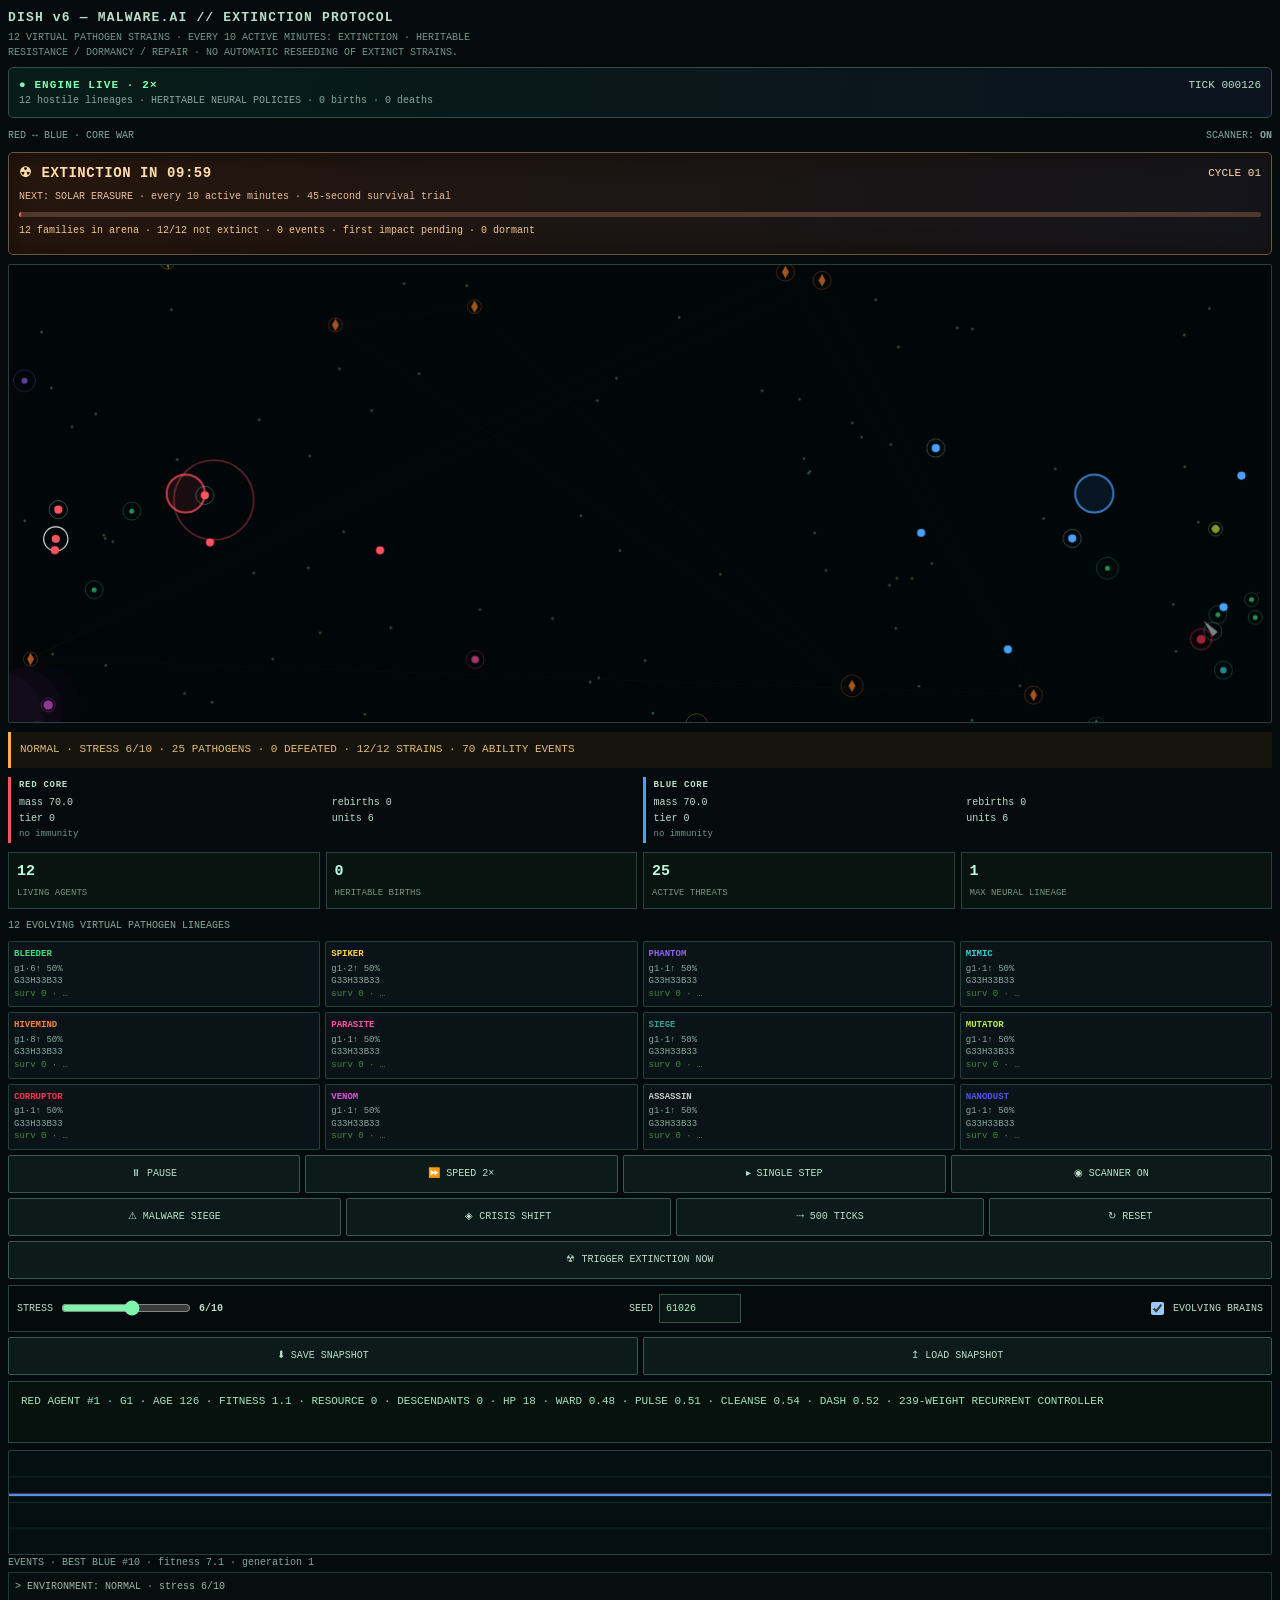
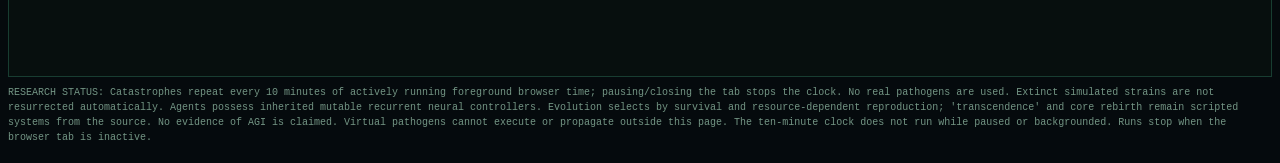
<file: dish-malware-ai-v6-extinction/index.html>
<!DOCTYPE html>
<html lang="en">
<head>
<meta charset="utf-8">
<meta name="viewport" content="width=device-width,initial-scale=1,viewport-fit=cover">
<title>DISH v6 — MALWARE.AI // EXTINCTION PROTOCOL</title>
<!-- Self-contained offline simulation. No external dependencies. -->
<style>
:root{
  --bg:#050a0d;--dish:#010609;--ink:#b8dec7;--mut:#739584;
  --red:#ff5361;--blue:#49a1ff;--food:#28502c;--line:#244239;
  --m0:#3ddd7a;--m1:#ffd040;--m2:#9060f0;--m3:#30d4d4;
  --m4:#ff8030;--m5:#ff50a0;--m6:#30a090;--m7:#c0f040;
  --m8:#ff3050;--m9:#e050e0;--m10:#c8c8c8;--m11:#5050ff;
  color-scheme:dark;
  padding-top:env(safe-area-inset-top,0px);
  padding-bottom:env(safe-area-inset-bottom,0px);
}
*{box-sizing:border-box}
body{margin:0;background:var(--bg);color:var(--ink);font:400 11px/1.5 ui-monospace,SFMono-Regular,Menlo,Consolas,monospace;padding:8px}
h1{font-size:13px;font-weight:600;margin:0 0 2px;letter-spacing:.09em}
p.sub{margin:0 0 7px;color:var(--mut);font-size:10px;max-width:84ch}
canvas{display:block;width:100%;height:51vh;min-height:290px;max-height:650px;background:var(--dish);border:1px solid var(--line);border-radius:2px}
.r2{display:grid;grid-template-columns:1fr 1fr;gap:5px;margin:5px 0 3px}
.box{border-left:3px solid;padding:2px 0 2px 8px}
.box.r{border-color:var(--red)}.box.b{border-color:var(--blue)}
.box b{display:block;font-weight:600;font-size:9px;letter-spacing:.08em;margin-bottom:2px}
.box .g2{display:grid;grid-template-columns:1fr 1fr;gap:1px 7px;font-size:10px}
.box .im{color:var(--mut);font-size:9px;margin-top:2px;word-break:break-all}
.cgrid{display:grid;grid-template-columns:repeat(4,1fr);gap:3px;margin:3px 0}
.cbox{font-size:9px;padding:2px 5px;border:1px solid var(--line);border-radius:2px;overflow:hidden}
.cbox .n{font-weight:600;white-space:nowrap;overflow:hidden;text-overflow:ellipsis;margin-bottom:1px}
.cbox .ci{color:var(--mut);font-size:8px;line-height:1.4}
.cbox .ci .st{color:#3a8a3a}
.ctl{display:flex;gap:5px;margin:5px 0}
button{font:inherit;font-size:10px;color:var(--ink);background:transparent;border:1px solid var(--mut);border-radius:2px;padding:4px 10px;cursor:pointer}
button:focus-visible{outline:2px solid var(--blue);outline-offset:2px}
.log{height:44px;overflow:hidden;font-size:9px;color:var(--mut);margin-top:2px}
.note{margin-top:8px;color:var(--mut);font-size:10px}

.v5hdr{border:1px solid #315045;padding:9px 10px;margin:7px 0 10px;background:linear-gradient(100deg,#081c18,#0b131e);border-radius:5px}
.live{color:#7cffb2;font-weight:700;letter-spacing:.1em;display:inline-block}
.small{color:#83a99a;font-size:10px}.v5row{display:flex;gap:12px;flex-wrap:wrap;justify-content:space-between;align-items:center}
.pulse{display:inline-block;width:8px;height:8px;background:#46fca1;border-radius:100%;box-shadow:0 0 10px #46fca1;margin-right:8px}
#world{border-left:3px solid #ffaf4a;padding:9px;margin:9px 0;background:#15150e;min-height:36px;color:#e2bb77}
#detail{border:1px solid #254f41;padding:10px 12px;line-height:1.8;background:#07120f;min-height:62px;margin:6px 0;color:#9fe6bb}
#chart{display:block;height:105px;min-height:105px;max-height:105px;width:100%;margin-top:7px}
.grid5{display:grid;grid-template-columns:repeat(4,minmax(0,1fr));gap:6px;margin:9px 0}
.metric{border:1px solid #25443b;padding:8px;background:#091410}.metric b{display:block;font-size:15px;color:#b9ffe3}.metric span{font-size:9px;color:var(--mut)}
#c{touch-action:manipulation}
label{font-size:10px;display:flex;align-items:center;gap:6px}input[type=range]{accent-color:#7df6ac;width:130px} input[type=number]{font:inherit;width:82px;background:#0b1715;color:#aff4c5;border:1px solid #345244;padding:6px}
button{border-color:#345b50;color:#b9dfc8;min-height:38px;background:#0c1b19;flex:1 1 auto}button:active{background:#22503c}
.cgrid{gap:5px}.cbox{background:#0a1418;border-color:#214239;padding:6px 5px;font-size:9px}.cbox .ci{color:#88aa9b;font-size:9px}
.ctl{flex-wrap:wrap}.row-setting{display:flex;justify-content:space-between;gap:8px;align-items:center;flex-wrap:wrap;border:1px solid #25443b;padding:8px;margin-top:6px}
.log{height:105px;overflow:auto;color:#b8cabb;font-size:10px;background:#070f0e;border:1px solid #183d31;padding:6px}
#extHud{border:1px solid #6b5743;background:linear-gradient(100deg,#25160d,#14151b);padding:10px;margin:9px 0;color:#ffdcac;border-radius:5px;box-shadow:inset 0 0 20px #160e08}
#extHud.warning{border-color:#ffa447;background:linear-gradient(100deg,#442b10,#211b12)}
#extHud.impact{border-color:#ff4255;background:linear-gradient(100deg,#451119,#270b19);box-shadow:0 0 25px #5b162866}
#extHud .big{font-size:14px;font-weight:800;letter-spacing:.04em}
#extDetail{margin:5px 0;font-size:10px;color:#eabf97}
#extTrack{height:5px;background:#50382d;border-radius:5px;overflow:hidden;margin-top:8px}
#extFill{height:100%;width:0;background:linear-gradient(90deg,#ffad42,#fb304b);transition:width .15s}
#extTally{color:#f0c78f;font-size:10px;margin:6px 0}
@media (max-width:510px){.grid5{grid-template-columns:repeat(2,minmax(0,1fr))}body{padding:9px}h1{font-size:14px}.cgrid{grid-template-columns:repeat(3,minmax(0,1fr))}.r2{gap:9px}.box{padding:6px}.box .g2{grid-template-columns:1fr;font-size:11px}}
</style>
</head>
<body>
<h1>DISH v6 — MALWARE.AI // EXTINCTION PROTOCOL</h1>
<p class="sub">12 VIRTUAL PATHOGEN STRAINS · EVERY 10 ACTIVE MINUTES: EXTINCTION · HERITABLE RESISTANCE / DORMANCY / REPAIR · NO AUTOMATIC RESEEDING OF EXTINCT STRAINS.</p>
<div class="v5hdr"><div class="v5row"><span class="live" id="runStatus">◌ STARTING ENGINE…</span><span id="tickStatus">TICK 000000</span></div><div class="small" id="underStatus">Preparing digital organisms</div></div>
<div class="v5row small"><span>RED ↔ BLUE · CORE WAR</span><span>SCANNER: <b id="scannerLabel">OFF</b></span></div>
<div id="extHud" aria-live="polite"><div class="v5row"><span class="big" id="extTitle">☢ EXTINCTION IN 10:00</span><span id="extEpoch">CYCLE 01</span></div><div id="extDetail">Four rotating catastrophes · 60-second warning · 45-second survival trial</div><div id="extTrack"><div id="extFill"></div></div><div id="extTally">12 potential lineages · survivor selection required</div></div>
<canvas id="c" aria-label="Live simulated ecosystem: red and blue organisms and virtual pathogens"></canvas><div id="world">Initializing ecosystem…</div>
<div class="r2">
  <div class="box r"><b>RED CORE</b>
    <div class="g2"><span id="r-m">—</span><span id="r-rb">—</span><span id="r-t">—</span><span id="r-u">—</span></div>
    <div class="im" id="r-im"></div>
  </div>
  <div class="box b"><b>BLUE CORE</b>
    <div class="g2"><span id="b-m">—</span><span id="b-rb">—</span><span id="b-t">—</span><span id="b-u">—</span></div>
    <div class="im" id="b-im"></div>
  </div>
</div>
<div class="grid5">
 <div class="metric"><b id="statPop">12</b><span>LIVING AGENTS</span></div><div class="metric"><b id="statBirths">0</b><span>HERITABLE BIRTHS</span></div>
 <div class="metric"><b id="statMal">0</b><span>ACTIVE THREATS</span></div><div class="metric"><b id="statBrain">1</b><span>MAX NEURAL LINEAGE</span></div>
</div>
<div class="small" style="margin:8px 0">12 EVOLVING VIRTUAL PATHOGEN LINEAGES</div><div class="cgrid" id="cgrid"></div>
<div class="ctl"><button id="pp">⏸ PAUSE</button><button id="sp">⏩ SPEED 2×</button><button id="one">▸ SINGLE STEP</button><button id="scan">◉ SCANNER ON</button></div>
<div class="ctl"><button id="siege">⚠ MALWARE SIEGE</button><button id="famine">◈ CRISIS SHIFT</button><button id="skip">⤏ 500 TICKS</button><button id="rs">↻ RESET</button></div>
<div class="ctl"><button id="extTest">☢ TRIGGER EXTINCTION NOW</button></div>
<div class="row-setting"><label>STRESS <input id="stress" type="range" min="1" max="10" value="6"><b id="stressOut">6/10</b></label><label>SEED <input id="seed" type="number" value="61026" step="1"></label><label><input type="checkbox" id="neural" checked> EVOLVING BRAINS</label></div>
<div class="ctl"><button id="save">⬇ SAVE SNAPSHOT</button><button id="load">↥ LOAD SNAPSHOT</button><input id="file" type="file" accept=".json,application/json" hidden></div>
<div id="detail">TAP A RED OR BLUE ORGANISM IN THE ARENA TO INSPECT ITS HERITABLE NEURAL GENOME, AGE, FITNESS, AND ABILITIES.</div>
<canvas id="chart" aria-label="Population evolution over time"></canvas>
<div class="small">EVENTS · <span id="scoreDetails">Awaiting first epoch</span></div><div class="log" id="log"></div>
<p class="note">RESEARCH STATUS: Catastrophes repeat every 10 minutes of actively running foreground browser time; pausing/closing the tab stops the clock. No real pathogens are used. Extinct simulated strains are not resurrected automatically. Agents possess inherited mutable recurrent neural controllers. Evolution selects by survival and resource-dependent reproduction; 'transcendence' and core rebirth remain scripted systems from the source. No evidence of AGI is claimed. Virtual pathogens cannot execute or propagate outside this page. The ten-minute clock does not run while paused or backgrounded. Runs stop when the browser tab is inactive.</p>
<script>
const cv=document.getElementById('c'),ctx=cv.getContext('2d');
let randState=61026;
function reseed(s){randState=(Math.floor(Number(s))>>>0)||61026;}
function R(){randState=(randState+0x6D2B79F5)>>>0;let t=randState;t=Math.imul(t^(t>>>15),t|1);t^=t+Math.imul(t^(t>>>7),t|61);return ((t^(t>>>14))>>>0)/4294967296;}
const cl=(v,a,b)=>Math.max(a,Math.min(b,v)),TAU=Math.PI*2;
const H2=(ax,ay,bx,by)=>Math.hypot(ax-bx,ay-by);
let W,H,U,food,teams,MW,cols,mwt,vfld,tick,flashes,LOG,paused=false,speed=2;
let neuralEnabled=true,worldStress=6,scanner=true,worldShift=0,selectedUnit=0,unitSeq=1;
let stats={births:0,deaths:0,food:0,abilities:0,pathogenDeaths:0,crises:0};
let history=[];
// CATACLYSM CLOCK: real active foreground time, independent of simulation speed.
const EXT_PERIOD=10*60*1000, EXT_WARN=60*1000, EXT_DURATION=45*1000;
const HAZARDS=[
 {name:'SOLAR ERASURE',gene:'heat',tint:'#ff6c32',icon:'☀'},
 {name:'ABSOLUTE ZERO',gene:'frost',tint:'#90eaff',icon:'❄'},
 {name:'RADIANT COLLAPSE',gene:'ion',tint:'#c0a1ff',icon:'☢'},
 {name:'ENTROPY RUPTURE',gene:'entropy',tint:'#ff4b98',icon:'✧'}
];
const SURV_GENES=['heat','frost','ion','entropy','shell','dormancy','sensing','repair'];
let activeMs=0,extinctionEpoch=0,cataclysm=null,extinctionReport=[],refugia=[],lastFrameAt=performance.now();
function createRefugia(){
 if(refugia.length)return;
 refugia=Array.from({length:3},(_,i)=>({x:W*(.16+.68*R()),y:H*(.18+.64*R()),r:21+R()*16}));
 add_log('REFUGIA OPEN · 3 environmental shelters · detection is a heritable trait');
}
function nearestRefuge(m){return refugia.reduce((best,r)=>{const d=H2(m.x,m.y,r.x,r.y);return !best||d<best.d?{r,d}:best},null);}

function aliveStrains(){return Array.from({length:12},(_,type)=>type).filter(i=>!cols[i]?.extinct).length;}
function countdown(ms){const s=Math.max(0,Math.ceil(ms/1000));return String(Math.floor(s/60)).padStart(2,'0')+':'+String(s%60).padStart(2,'0');}
function geneSeed(){return Object.fromEntries(SURV_GENES.map(k=>[k,cl(.17+R()*.75,.02,.98)]));}
// Mutation operates on individual genomes, not arbitrary colony-wide stat bonuses.
function geneMutate(parent,rate=.15){return Object.fromEntries(SURV_GENES.map(k=>[k,cl((parent?.[k]??.5)+(R()-.5)*rate,.02,.98)]));}
function catStatus(){if(cataclysm?.active)return 'impact';const left=EXT_PERIOD-(activeMs%EXT_PERIOD);return left<=EXT_WARN?'warning':'calm';}
function startCataclysm(manual=false){
 if(cataclysm?.active)return false;
 createRefugia();
 extinctionEpoch++;
 const hazard=HAZARDS[(extinctionEpoch-1)%HAZARDS.length];
 cataclysm={active:true,manual,start:activeMs,end:activeMs+EXT_DURATION,nextPulse:activeMs+1000,hazard,
 initial:MW.length,previous:aliveStrains(),dead:0,spores:0};
 for(const m of MW){m.extSurvivor=false;}
 add_log('☢ EXTINCTION '+extinctionEpoch+': '+hazard.name+' · all 12 pathogen families tested');
 return true;
}
function pulseCataclysm(){
 if(!cataclysm?.active)return;
 const h=cataclysm.hazard;
 // Real biological-style tradeoff: protective phenotypes attack less effectively.
 for(let i=MW.length-1;i>=0;i--){
  const m=MW[i],g=m.survival||geneSeed();
  const shield=cl(g[h.gene]*.69+g.shell*.20+g.repair*.06,0,.94);
  const refuge=nearestRefuge(m);
  const sheltered=refuge&&refuge.d<refuge.r.r;
  const dorm=m.dormant?(.08+.18*(1-g.dormancy)):1;
  const shelter=sheltered?(.18+.18*(1-g.sensing)):1;
  const severity=(1.85+.27*worldStress)*(1-shield)*dorm*shelter;
  m.hp-=severity;
  if(m.dormant)m.hp+=g.repair*.13;
  if(m.hp<=0){brain_upd(m.type,m.drain_done,m.dmg_taken,m.target,m.pheno,m.genome);
   stats.pathogenDeaths++;cataclysm.dead++;MW.splice(i,1);}
 }
 // A catastrophe also impacts the hosts and resources; no faction receives immunity.
 for(const u of U){u.e-=.0045*worldStress;if(R()<.045){u.hp-=.03*worldStress/(1+u.abilities.ward);}}
 if(food.length>2&&R()<.4)food.splice(Math.floor(R()*food.length),1);
}
function finishCataclysm(){
 if(!cataclysm?.active)return;
 const h=cataclysm.hazard;
 let survived=0,extinctNow=0,spores=0,refugeSurvivors=0;
 for(let type=0;type<12;type++){
  const b=cols[type];b.extinctionTested=true;
  const living=MW.filter(m=>m.type===type&&m.hp>0);
  if(living.length){survived++;b.survivedCataclysms=(b.survivedCataclysms||0)+1;
   for(const m of living){m.extSurvivor=true;m.survived=(m.survived||0)+1;
    if(m.dormant)spores++;if(nearestRefuge(m)?.d<nearestRefuge(m)?.r.r)refugeSurvivors++;m.dormant=false;m.hp=Math.min(m.mhp,m.hp+m.survival.repair*m.mhp*.3);}
  } else if(!b.extinct){b.extinct=true;extinctNow++;}
 }
 const record={cycle:extinctionEpoch,hazard:h.name,strains:survived,lost:extinctNow,spores,refugeSurvivors,dead:cataclysm.dead};
 extinctionReport.unshift(record);if(extinctionReport.length>20)extinctionReport.pop();
 add_log('☢ AFTERMATH '+h.name+': '+survived+'/12 lineages survived · '+extinctNow+' extinct · '+spores+' dormant · '+refugeSurvivors+' sheltered');
 cataclysm=null;refugia=[];
}
function advanceExtinctionClock(delta){
 if(!Number.isFinite(delta)||delta<=0)return;
 const previous=activeMs;activeMs+=delta;
 if(!cataclysm?.active&&EXT_PERIOD-(activeMs%EXT_PERIOD)<=EXT_WARN)createRefugia();
 // Fixed ten-minute real active-time cadence, unaffected by 1×–8× simulation speed.
 if(!cataclysm?.active&&Math.floor(previous/EXT_PERIOD)<Math.floor(activeMs/EXT_PERIOD))startCataclysm(false);
 if(cataclysm?.active){
  let pulses=0;while(cataclysm.active&&activeMs>=cataclysm.nextPulse&&pulses++<180){pulseCataclysm();cataclysm.nextPulse+=1000;}
  if(activeMs>=cataclysm.end)finishCataclysm();
 }
}
const CRISES=['NORMAL','FAMINE','TOXIC BLOOM','PREDATOR SURGE','SOLAR STATIC','RECOVERY'];
function crisis(){return CRISES[(worldShift+Math.floor(tick/650))%CRISES.length];}

// ── 12 MALWARE TYPES ─────────────────────────────────────────────────────────
const MWC=[
  {n:'BLEEDER', s:1.65,d:.009, h:18,r:52, a:.13,  cap:7,i:46 },
  {n:'SPIKER',  s:3.4, d:1.9,  h:9, r:26, a:.025, cap:3,i:90 },
  {n:'PHANTOM', s:.72, d:.017, h:38,r:70, a:.0,   cap:2,i:148},
  {n:'MIMIC',   s:1.2, d:.013, h:22,r:44, a:.05,  cap:3,i:112},
  {n:'HIVEMIND',s:1.45,d:.008, h:16,r:120,a:.09,  cap:8,i:68 },
  {n:'PARASITE',s:2.0, d:.012, h:12,r:40, a:.08,  cap:4,i:98 },
  {n:'SIEGE',   s:.85, d:.007, h:30,r:110,a:.10,  cap:3,i:118},
  {n:'MUTATOR', s:1.8, d:.011, h:20,r:48, a:.09,  cap:3,i:104},
  {n:'CORRUPTOR',s:2.2,d:.0,   h:16,r:36, a:.06,  cap:2,i:135},
  {n:'VENOM',   s:1.3, d:.008, h:26,r:55, a:.10,  cap:4,i:108},
  {n:'ASSASSIN',s:2.6, d:.015, h:14,r:32, a:.03,  cap:3,i:118},
  {n:'NANODUST',s:.58, d:.005, h:55,r:84, a:.02,  cap:2,i:168},
];
const MCSS=['--m0','--m1','--m2','--m3','--m4','--m5','--m6','--m7','--m8','--m9','--m10','--m11'];
const MAX_MW=42;
const UNIT_PROOF=new Set([1,2,3,5,7,8,11]);

// ── 3 PHENOTYPES ─────────────────────────────────────────────────────────────
// GHOST: stealth — invisible approach, unit evasion, waits for opening
// HUNTER: balanced — intelligent mode-switching, full situational awareness
// BERSERKER: aggression — straight charge, ignores damage, max speed, high visibility
const PHN=[
  {spd:.72,camo:.22,patience:.85,bold:.18,agg:.28},// 0 GHOST
  {spd:1.0, camo:1.0, patience:.50,bold:.50,agg:.50},// 1 HUNTER
  {spd:1.55,camo:1.9, patience:.08,bold:1.0, agg:1.0}, // 2 BERSERKER
];
const PHN_N=['G','H','B'];// display abbreviations

function pick_pheno(type){
  const pd=cols[type].pheno_dist,r=R();
  if(r<pd[0])return 0;if(r<pd[0]+pd[1])return 1;return 2;
}
function apply_pheno(genome,pheno){
  const p=PHN[pheno],lr=.6;
  genome.spd=   cl(genome.spd*(1-lr+p.spd*lr),.3,4.2);
  genome.camo=  cl(genome.camo*(1-lr)+p.camo*lr,.0,2.5);
  genome.patience=cl(genome.patience*(1-lr)+p.patience*lr,.0,1);
  genome.bold=  cl(genome.bold*(1-lr)+p.bold*lr,.0,1);
  genome.agg=   cl(genome.agg*(1-lr)+p.agg*lr,.0,1);
  return genome;
}

// ── COLONY BRAIN v2 ──────────────────────────────────────────────────────────
// Two-track evolution: vs_red and vs_blue evolve independently,
// letting each strain specialize tactics per opponent.
// Phenotype distribution evolves via softmax over phenotype fitness.
// Extinction pressure triggers mutation storm.
// Generation history enables ancestral recall when stuck.
// Cross-strain knowledge sharing spreads winning strategies.

function mk_strat(){
  return{spd:1,camo:1,patience:.5,bold:.5,mut:.14,agg:.5,
    fit_hist:Array(8).fill(.5),last_fit:.5,
    mom:{spd:0,camo:0,patience:0,bold:0,mut:0,agg:0}};}
function mk_brain(){
   return{gen:1,tot_drain:0,tot_deaths:0,tot_dmg:0,rebirths:0,
     elite_by_target:{red:[],blue:[]},
    strat:mk_strat(),vs_red:mk_strat(),vs_blue:mk_strat(),
    history:[],// {gen,fit,spd,camo,patience,bold,mut,agg}
    pheno_dist:[1/3,1/3,1/3],// ghost%,hunter%,berserker%
    pheno_fit:[.5,.5,.5],pheno_deaths:[0,0,0],
    storm:false,storm_t:0,extinct:false,extinctionTested:false,
    founderSurvival:geneSeed(),survivedCataclysms:0,
    consec_low:0,last_shift:'',adapt_vel:0};}

function mk_genome(type,target){
  const b=cols[type];
  const vs=target==='red'?b.vs_red:b.vs_blue;
  const r=Math.max(vs.mut,b.strat.mut)*(b.storm?.5:1);
  // blend 60% vs-target + 40% global
  const elite=b.elite_by_target?.[target];
   const ancestry=(elite?.length&&R()<.86)?elite[Math.floor(R()*Math.min(3,elite.length))].genes:null;
   const blend=k=>ancestry?(ancestry[k]*.73+vs[k]*.27):(vs[k]*.6+b.strat[k]*.4);
  return{spd:cl(blend('spd')+(R()-.5)*r,.3,3.5),
    camo:cl(blend('camo')+(R()-.5)*r*.4,.0,2.5),
    patience:cl(blend('patience')+(R()-.5)*r,.0,1),
    bold:cl(blend('bold')+(R()-.5)*r,.0,1),
    mut:cl(blend('mut')+(R()-.5)*r*.3,.04,.65),
    agg:cl(blend('agg')+(R()-.5)*r,.0,1)};}

function strat_upd(s,fit){
  s.fit_hist.push(fit);s.fit_hist.shift();
  const avg=s.fit_hist.reduce((a,c)=>a+c,0)/8;
  const delta=avg-s.last_fit;s.last_fit=avg;
  let big=0,bigk='';
  for(const k of['spd','camo','patience','bold','agg']){
    const n=(R()-.5)*s.mut;
    s.mom[k]=s.mom[k]*.75+(delta>=0?1:-.6)*s.mom[k]*.055+n*.4;
    const old=s[k];s[k]=cl(s[k]+s.mom[k],.05,2.5);
    const sh=Math.abs(s[k]-old);if(sh>big){big=sh;bigk=k;}
  }
  s.mut=cl(s.mut+(avg<.3?.007:-.003),.04,.65);
  return{big,bigk,avg,delta};}

function evolve_pheno(b){
  // softmax over pheno fitness to shift distribution
  const pf=b.pheno_fit;
  const mx=Math.max(...pf);
  const ep=pf.map(f=>Math.exp((f-mx)*5));
  const se=ep.reduce((a,c)=>a+c,0);
  const nd=ep.map(e=>e/se);
  for(let i=0;i<3;i++)b.pheno_dist[i]=b.pheno_dist[i]*.94+nd[i]*.06;}

function brain_upd(type,drain,dmg,target,pheno,genome){
  const b=cols[type];b.tot_drain+=drain;b.tot_deaths++;b.tot_dmg+=dmg;
  // multi-objective fitness: drain efficiency + significant drain bonus
  const eff=drain/(1+drain+dmg*.4);
  const bonus=drain>0.5?.18:drain>0.1?.06:0;
const fit=cl(eff+bonus,0,1);
   // Actual survival/impact-based genotype retention: successful pathogen
   // variants seed future mutations for the same target population.
   if(genome&&b.elite_by_target){
     const pool=b.elite_by_target[target];
     const genes=Object.fromEntries(['spd','camo','patience','bold','mut','agg'].map(k=>[k,genome[k]]));
     const ix=pool.findIndex(a=>Object.keys(genes).reduce((d,k)=>d+Math.abs(a.genes[k]-genes[k]),0)<.05);
     if(ix<0)pool.push({fit,genes});else if(fit>pool[ix].fit)pool[ix]={fit,genes};
     pool.sort((a,b)=>b.fit-a.fit);if(pool.length>6)pool.length=6;
   }
   // update both vs-target and global strategy
  const vs=target==='red'?b.vs_red:b.vs_blue;
  strat_upd(vs,fit);
  const {big,bigk,avg}=strat_upd(b.strat,fit);
  if(big>.09){b.last_shift=bigk+'→'+b.strat[bigk].toFixed(2);
    if(b.tot_deaths%12===1)add_log(`${MWC[type].n} brain: ${b.last_shift} fit=${Math.round(avg*100)}%`);}
  // phenotype fitness update
  if(pheno!==undefined){
    b.pheno_fit[pheno]=b.pheno_fit[pheno]*.88+fit*.12;
    b.pheno_deaths[pheno]++;
    evolve_pheno(b);}
  // consecutive low fitness tracking
  if(fit<.22)b.consec_low++;else b.consec_low=Math.max(0,b.consec_low-1);
  // ancestral recall: if stuck, revert to best historical strategy
  if(b.consec_low>=5&&b.history.length>0){
    const best=b.history.reduce((a,h)=>h.fit>a.fit?h:a,b.history[0]);
    if(best.fit>b.strat.last_fit+.1){
      for(const k of['spd','camo','patience','bold','mut','agg'])b.strat[k]=best[k];
      b.consec_low=0;
      add_log(`${MWC[type].n} ANCESTRAL RECALL — gen${best.gen} restored (${Math.round(best.fit*100)}%)`);}}
  // log per-target divergence
  const div=Math.abs(b.vs_red.last_fit-b.vs_blue.last_fit);
  if(div>.28&&b.tot_deaths%22===1)
    add_log(`${MWC[type].n}: R-strat vs B-strat diverged Δ${Math.round(div*100)}%`);}

function check_extinction(type){
  const b=cols[type];
  if(b.storm_t>0){b.storm_t--;if(b.storm_t===0){b.storm=false;return;}}
  if(tick%(62)!==(type*5)%62)return;
  const active=MW.filter(m=>m.type===type).length;
  if(b.consec_low>=4||(active===0&&b.tot_deaths>8&&b.strat.last_fit<.2)){
    b.storm=true;b.storm_t=90;
    b.strat.mut=Math.min(.65,b.strat.mut*2.6);
    b.vs_red.mut=b.vs_blue.mut=b.strat.mut;
    // reset phenotype distribution to explore all three equally
    b.pheno_dist=[1/3,1/3,1/3];
    add_log(`${MWC[type].n} EXTINCTION — mutation storm gen${b.gen} (mut×2.6)`);}}

function knowledge_share(){
  if(tick%260!==0)return;
  let best_t=0,best_f=0;
  for(let i=0;i<12;i++){if(cols[i].strat.last_fit>best_f){best_f=cols[i].strat.last_fit;best_t=i;}}
  if(best_f<.3)return;
  const ws=cols[best_t].strat;
  for(let i=0;i<12;i++){if(i===best_t)continue;
    const s=cols[i].strat;
    for(const k of['spd','patience','bold','agg'])
      s[k]=cl(s[k]*.88+ws[k]*.12+(R()-.5)*.04,.05,2.5);}
  add_log(`${MWC[best_t].n} broadcasting superiority (fit ${Math.round(best_f*100)}%) — 11 strains absorbing`);}

// ── GENE SYSTEM ──────────────────────────────────────────────────────────────
const BASE_G=()=>({spd:1.4,sense:70,atk:2,def:1.5,split:12});
function mut_g(g,p=0){const r=.12+p*.24;
  return{spd:cl(g.spd*(1+(R()-.5)*r),.45,5.5),sense:cl(g.sense*(1+(R()-.5)*r),22,195),
    atk:cl(g.atk*(1+(R()-.5)*r),.35,9),def:cl(g.def*(1+(R()-.5)*r),.15,7),
    split:cl(g.split*(1+(R()-.5)*r*.65),4,30)};}
function transcend_g(g,tier){const b=.2+tier*.09;
  return{spd:cl(g.spd*(1+b),.45,6),sense:cl(g.sense*(1+b),22,235),
    atk:cl(g.atk*(1+b),.35,13),def:cl(g.def*(1+b),.15,11),
    split:cl(g.split*(1+b*.5),4,24)};}

// ── RECURRENT NEUROEVOLUTION (NOT A CLAIM OF AGI) ─────────────────────────────
// A fixed 13→8 recurrent→7 network; 239 inherited weights. Selection acts
// through survival, resource harvest, and reproduction, not a scripted winning score.
const NN_IN=13,NN_H=8,NN_OUT=7, NN_GENES=NN_IN*NN_H+NN_H*NN_H+NN_H+NN_H*NN_OUT+NN_OUT;
function mkBrain(parent,pressure=0){
  const g=parent?parent.slice():Array.from({length:NN_GENES},()=> (R()-.5)*1.4);
  if(parent)for(let i=0;i<g.length;i++)if(R()<.09+pressure*.16)g[i]=cl(g[i]+(R()-.5)*(.5+pressure),-3,3);
  return g;
}
function mkAbilities(parent,p=0){const a=parent?{...parent}:{ward:.5,pulse:.5,cleanse:.5,dash:.5};
 for(const k of Object.keys(a))a[k]=cl(a[k]+(R()-.5)*(.14+p*.14),0.05,2);return a;}
function scoreUnit(u){return u.harvest*3+u.births*4+u.damage*.25+Math.min(600,u.age)*.009;}
function neuralAct(u){
 const near=(arr,accept)=>{let best=null,dd=1e9;for(const q of arr)if(accept(q)){const d=(u.x-q.x)**2+(u.y-q.y)**2;if(d<dd){dd=d;best=q;}}return best;};
 const f=near(food,()=>true),e=near(U,q=>q!==u&&q.t!==u.t),m=near(MW,q=>q.target===u.t&&!is_imm(q.target,q.type,q.gen));
 const T=teams[u.t];const offset=(q,i)=>q?cl((q[i]-u[i])/140,-1,1):0;
 const input=[offset(f,'x'),offset(f,'y'),offset(e,'x'),offset(e,'y'),offset(m,'x'),offset(m,'y'),
   offset(T,'x'),offset(T,'y'),cl(u.hp/u.mx,0,1),cl(u.e/22,0,1),T.pressure,worldStress/10,1];
 const h=Array(NN_H).fill(0),g=u.brain;let n=0;
 for(let i=0;i<NN_IN;i++)for(let j=0;j<NN_H;j++)h[j]+=input[i]*g[n++];
 for(let i=0;i<NN_H;i++)for(let j=0;j<NN_H;j++)h[j]+=u.memory[i]*g[n++];
 for(let j=0;j<NN_H;j++)h[j]=Math.tanh(h[j]+g[n++]);
 const o=Array(NN_OUT).fill(0);
 for(let i=0;i<NN_H;i++)for(let j=0;j<NN_OUT;j++)o[j]+=h[i]*g[n++];
 for(let j=0;j<NN_OUT;j++)o[j]=Math.tanh(o[j]+g[n++]);
 u.memory=h;u.intent=o;return o;
}
function adaptiveAbility(u){
 if(!neuralEnabled||!u.intent)return;
 const a=u.intent;
 // Heritable ability traits determine effect and metabolism; neural choices determine use.
 const wasShield=u.shield;
 u.shield=(a[4]>.15&&u.e>2);
 if(u.shield){u.e-=.012*u.abilities.ward;if(!wasShield)stats.abilities++;}
 if(a[5]>.50&&u.abilities.pulse>.40&&u.e>4&&tick-u.pulseAt>75){
  u.pulseAt=tick;u.e-=1.2;stats.abilities++;
  for(const m of MW)if(m.target===u.t&&!is_imm(m.target,m.type,m.gen)&&H2(u.x,u.y,m.x,m.y)<30+u.abilities.pulse*20){m.hp-=u.g.atk*.65*u.abilities.pulse;m.dmg_taken+=u.g.atk*.65*u.abilities.pulse;u.damage+=u.g.atk*.65*u.abilities.pulse;}
  flashes.push({x:u.x,y:u.y,t:0,team:u.t,rb:false});
 }
 if(a[6]>.54&&u.abilities.cleanse>.4&&u.e>3&&(u.corrupted||u.venomed)){
   if(u.corrupted&&R()<u.abilities.cleanse*.065){u.corrupted=false;u.ctimer=0;u.e-=1;stats.abilities++;}
   if(u.venomed&&R()<u.abilities.cleanse*.065){u.venomed=false;u.vtimer=0;u.e-=1;stats.abilities++;}
 }
}

// ── UNITS ────────────────────────────────────────────────────────────────────
const rad=u=>2.5+u.m*1.6;
function mk_u(t,x,y,g,m,parent=null){
   const T=teams[t],mx=(10+8*m)*(1+.3*T.tier)*(1+.22*T.rebirths);
   const ancestor=parent||T.elite;
   return{id:unitSeq++,t,x,y,a:R()*TAU,hp:mx,mx,m,e:5,g,brain:mkBrain(ancestor?.brain,T.pressure),
     abilities:mkAbilities(ancestor?.abilities,T.pressure),memory:Array(NN_H).fill(0),intent:Array(NN_OUT).fill(0),
     gen:(ancestor?.gen||0)+1,age:0,harvest:0,births:0,damage:0,pulseAt:-999,shield:false,
     corrupted:false,ctimer:0,venomed:false,vtimer:0};}

// ── MALWARE FACTORY ──────────────────────────────────────────────────────────
let _hid=0;
function mk_mw(type,target,parent=null){
  const cfg=MWC[type],b=cols[type],gen=b.gen,sc=1+(gen-1)*.28,T=teams[target];
  const pheno=pick_pheno(type);
  let genome=mk_genome(type,target);
  apply_pheno(genome,pheno);
  if(b.storm)genome.mut=Math.min(.65,genome.mut*1.8);// storm → more varied offspring
  let x,y;const e=Math.floor(R()*4);
  if(e===0){x=R()*W;y=-14}else if(e===1){x=R()*W;y=H+14}
  else if(e===2){x=-14;y=R()*H}else{x=W+14;y=R()*H}
  // Spawn from a living parent's individual survival genotype after first catastrophe.
  // Founder genomes are permitted only before the first extinction trial.
  const survival=geneMutate(parent?.survival||b.founderSurvival,.16);
  const m={type,target,gen,genome,pheno,x,y,survival,
    ancestor:parent?.id||null,survived:parent?.survived||0,dormant:false,extSurvivor:false,
    id:'M'+(++_hid),
    a:Math.atan2(T.y-y,T.x-x),
    spd:cfg.s*sc*genome.spd*(1-.26*survival.shell),drain:cfg.d*(1+(gen-1)*.22)*(1-.34*survival.shell),
    hp:cfg.h*sc,mhp:cfg.h*sc,phase:R()*TAU,drain_done:0,dmg_taken:0,mode:'HUNT'};
  if(type===1)m.wait=pheno===2?0:Math.floor(45+R()*65*genome.patience),m.fired=false;
  if(type===4)m.hive_id=0,m.hive_slot=0;
  if(type===6)m.sieged=false,m.sx=0,m.sy=0,m.retreat=0;
  if(type===7)m.mt=0;
  if(type===8)m.done=false;
  if(type===9)m.phase2=0;
  if(type===10)m.cleared=false;
  return m;}
const is_imm=(team,type,gen)=>teams[team].immune[type].has(gen);

// ── REBIRTH ──────────────────────────────────────────────────────────────────
function rebirth(team,mtype,mgen){
  const T=teams[team];T.rebirths++;
  T.mass=70*Math.pow(1.9,T.rebirths)*(1+T.tier*.45);
  T.immune[mtype].add(mgen);if(mgen>1)T.immune[mtype].add(mgen-1);
  T.pressure=Math.min(1,T.pressure+.4);T.g=transcend_g(T.g,T.tier+T.rebirths);
  // save gen snapshot before incrementing
  const b=cols[mtype];
  b.history.push({gen:b.gen,fit:b.strat.last_fit,
    spd:b.strat.spd,camo:b.strat.camo,patience:b.strat.patience,bold:b.strat.bold,mut:b.strat.mut,agg:b.strat.agg});
  if(b.history.length>6)b.history.shift();
  b.gen++;b.rebirths++;b.consec_low=0;
  const count=9+T.rebirths*2+T.tier*2;
  for(let i=0;i<count;i++)
    U.push(mk_u(team,T.x+(R()-.5)*75,T.y+(R()-.5)*75,mut_g(T.g,T.pressure),1+T.tier*.4+T.rebirths*.3,T.elite));
  flashes.push({x:T.x,y:T.y,t:0,team,rb:true});
  add_log(`${team.toUpperCase()} REBORN — immune to ${MWC[mtype].n} ≤g${mgen} — evolves to g${b.gen}`);}

// ── CONDENSATION ─────────────────────────────────────────────────────────────
function condense(team){
   const T=teams[team],mine=U.filter(u=>u.t===team);if(!mine.length)return;
   const champ=mine.reduce((best,u)=>scoreUnit(u)>scoreUnit(best)?u:best,mine[0]);
   if(!T.elite||scoreUnit(champ)>=T.elite.fitness)T.elite={brain:champ.brain.slice(),abilities:{...champ.abilities},gen:champ.gen,fitness:scoreUnit(champ)};
   let tot=0;const avg={spd:0,sense:0,atk:0,def:0,split:0};
  for(const u of mine){tot+=u.m;for(const k in avg)avg[k]+=u.g[k]*u.m}
  for(const k in avg)avg[k]/=tot;
  T.mass+=tot*.5;T.tier++;T.cond++;T.copies=0;T.thr=Math.round(T.thr*1.45);
  T.g=transcend_g(avg,T.tier);T.pressure=Math.max(0,T.pressure-.08);
  U=U.filter(u=>u.t!==team);
  flashes.push({x:T.x,y:T.y,t:0,team,rb:false});
  for(let i=0;i<5+T.tier+T.rebirths;i++)
    U.push(mk_u(team,T.x+(R()-.5)*50,T.y+(R()-.5)*50,mut_g(T.g,T.pressure),1+T.tier*.35,T.elite));
  add_log(`${team.toUpperCase()} TRANSCENDS tier ${T.tier} ×${(1.2+T.tier*.09).toFixed(2)}`);}

function add_log(msg){LOG.unshift({msg,t:0});if(LOG.length>18)LOG.pop();}

// ── RESET / FIT ──────────────────────────────────────────────────────────────
function fit(){const d=devicePixelRatio||1,rc=cv.getBoundingClientRect();
  W=rc.width;H=rc.height;cv.width=W*d;cv.height=H*d;ctx.setTransform(d,0,0,d,0,0);}
function mk_imm(){return Object.fromEntries([...Array(12)].map((_,i)=>[i,new Set()]));}
function reset(){
  reseed(document.getElementById('seed').value);fit();tick=0;unitSeq=1;selectedUnit=0;U=[];food=[];MW=[];flashes=[];LOG=[];vfld=[];
   stats={births:0,deaths:0,food:0,abilities:0,pathogenDeaths:0,crises:0};history=[];worldShift=0;
   activeMs=0;extinctionEpoch=0;cataclysm=null;extinctionReport=[];refugia=[];lastFrameAt=performance.now();
  mwt=Array(12).fill(0);_hid=0;
  cols={};for(let i=0;i<12;i++)cols[i]=mk_brain();
  teams={
red: {x:W*.14,y:H/2,mass:70,copies:0,thr:18,tier:0,cond:0,rebirths:0,pressure:0,immune:mk_imm(),g:BASE_G(),elite:null},
     blue:{x:W*.86,y:H/2,mass:70,copies:0,thr:18,tier:0,cond:0,rebirths:0,pressure:0,immune:mk_imm(),g:BASE_G(),elite:null}
  };
  for(const t of['red','blue'])for(let i=0;i<6;i++){const T=teams[t];
    U.push(mk_u(t,T.x+(R()-.5)*50,T.y+(R()-.5)*50,mut_g(T.g),1));}}

// ── STEP ─────────────────────────────────────────────────────────────────────
function step(){
tick++;
   let env=crisis();if(tick%650===1){stats.crises++;add_log(`ENVIRONMENT: ${env} · stress ${worldStress}/10`);}
   let spawnFood=env==='FAMINE'?.09:env==='RECOVERY'?.95:.61;
   spawnFood=cl(spawnFood*(1.30-worldStress*.055),.035,.98);
   if(food.length<165&&R()<spawnFood)food.push({x:R()*W,y:R()*H});
   if(tick%20===0&&env==='TOXIC BLOOM'){for(const u of U)if(R()<.035+worldStress*.008){u.venomed=true;u.vtimer=35+worldStress*4;}}
   if(tick%15===0&&env==='SOLAR STATIC')for(const u of U)u.e-=.02*worldStress;
   if(tick%40===0){history.push({tick,r:U.filter(u=>u.t==='red').length,b:U.filter(u=>u.t==='blue').length,mal:MW.length,rg:teams.red.tier,bg:teams.blue.tier});if(history.length>120)history.shift();}
  for(let i=vfld.length-1;i>=0;i--){vfld[i].ttl--;if(vfld[i].ttl<=0)vfld.splice(i,1);}
  knowledge_share();
  for(let i=0;i<12;i++)check_extinction(i);

  const cnt={red:0,blue:0};for(const u of U)cnt[u.t]++;
  const born=[];

for(const u of U){
     const T=teams[u.t];u.age++;if(!neuralEnabled)u.shield=false;
     T.pressure=Math.max(0,T.pressure-.00028);
    if(u.corrupted){u.shield=false;u.ctimer--;if(u.ctimer<=0)u.corrupted=false;}
    if(u.venomed){u.vtimer--;if(u.vtimer<=0)u.venomed=false;}
    if(u.corrupted){
      const T2=teams[u.t];u.a=Math.atan2(T2.y-u.y,T2.x-u.x)+(R()-.5)*.3;
      if(H2(T2.x,T2.y,u.x,u.y)<42)T2.mass-=.015;
    }else{
      let tx=null,ty=null,best=u.g.sense**2,fight=false;
      for(const o of U)if(o.t!==u.t&&!o.corrupted){const d=(o.x-u.x)**2+(o.y-u.y)**2;if(d<best){best=d;tx=o.x;ty=o.y;fight=true}}
      if(!fight)for(const m of MW){
        if(m.target!==u.t||is_imm(m.target,m.type,m.gen)||UNIT_PROOF.has(m.type))continue;
        const d=(m.x-u.x)**2+(m.y-u.y)**2;if(d<best){best=d;tx=m.x;ty=m.y;fight=true}}
      if(fight&&u.hp<u.mx*.28){tx=2*u.x-tx;ty=2*u.y-ty;}
      else if(!fight){best=u.g.sense**2;for(const f of food){const d=(f.x-u.x)**2+(f.y-u.y)**2;if(d<best){best=d;tx=f.x;ty=f.y}}}
      if(tx!==null)u.a=Math.atan2(ty-u.y,tx-u.x);else u.a+=(R()-.5)*.62;
       if(neuralEnabled){
          const z=neuralAct(u),hx=Math.cos(u.a),hy=Math.sin(u.a);
          // Inherited recurrent policy changes the observed movement, no predetermined optimum.
          const nx=z[0]*(0.65+u.abilities.dash*.2),ny=z[1]*(0.65+u.abilities.dash*.2);
          u.a=Math.atan2(hy*.40+ny*.60,hx*.40+nx*.60);
          adaptiveAbility(u);
       }}
    for(const vf of vfld){if(vf.target===u.t&&H2(vf.x,vf.y,u.x,u.y)<vf.r){u.venomed=true;u.vtimer=200;break;}}
    const sv=u.venomed?.65:1,v=u.g.spd*(1.1-.07*u.m)*sv;
    const dash=neuralEnabled&&u.intent[3]>.55&&u.e>1?1+u.abilities.dash*.21:1;
     if(dash>1)u.e-=.008*u.abilities.dash;
     u.x=cl(u.x+Math.cos(u.a)*v*dash,0,W);u.y=cl(u.y+Math.sin(u.a)*v*dash,0,H);
    if(u.x<=0||u.x>=W)u.a=Math.PI-u.a;if(u.y<=0||u.y>=H)u.a=-u.a;
    for(let i=food.length-1;i>=0;i--){const f=food[i];if((f.x-u.x)**2+(f.y-u.y)**2<(rad(u)+3)**2){food.splice(i,1);u.e+=3;u.harvest++;stats.food++}}
    u.e-=.004*u.g.spd;if(u.e<0)u.hp-=.04;u.hp=Math.min(u.mx,u.hp+.015+u.m*.003);
    if(u.e>=u.g.split&&cnt[u.t]<92&&!u.corrupted){
u.e-=u.g.split*.62;cnt[u.t]++;T.copies++;u.births++;stats.births++;
       born.push(mk_u(u.t,u.x+(R()-.5)*9,u.y+(R()-.5)*9,mut_g(u.g,T.pressure),u.m,u));}}

  for(let i=0;i<U.length;i++)for(let j=i+1;j<U.length;j++){
    const a=U[i],b=U[j];
    const hostile=(a.t!==b.t)||(a.corrupted&&!b.corrupted)||(b.corrupted&&!a.corrupted);
    if(!hostile)continue;
    if((a.x-b.x)**2+(a.y-b.y)**2<(rad(a)+rad(b)+2)**2){
const aa=a.g.atk*(a.venomed?.6:1)*(1+(neuralEnabled?Math.max(0,a.intent[2])*.25:0)),
             ba=b.g.atk*(b.venomed?.6:1)*(1+(neuralEnabled?Math.max(0,b.intent[2])*.25:0));
       const da=Math.max(.05,aa-b.g.def*.5)*.12*(b.shield?1/(1+b.abilities.ward):1),
             db=Math.max(.05,ba-a.g.def*.5)*.12*(a.shield?1/(1+a.abilities.ward):1);
       b.hp-=da;a.hp-=db;a.damage+=da;b.damage+=db;}}

  const nxt=[];
for(const u of U){if(u.hp>0){nxt.push(u);continue}
     stats.deaths++;teams[u.t].pressure=Math.min(1,teams[u.t].pressure+.013);
    if(u.m>=2){for(let k=0;k<2;k++){const s=mk_u(u.t,u.x+(R()-.5)*15,u.y+(R()-.5)*15,mut_g(u.g,teams[u.t].pressure),u.m/2,u);s.hp=s.mx*.42;nxt.push(s);}}}
  U=nxt.concat(born);

  for(const t of['red','blue']){const T=teams[t];
    if(U.filter(u=>u.t===t&&!u.corrupted).length<3&&tick%30===0)
      for(let i=0;i<4;i++)U.push(mk_u(t,T.x+(R()-.5)*38,T.y+(R()-.5)*38,mut_g(T.g,T.pressure),1+T.tier*.3+T.rebirths*.2,T.elite));}

  for(const t of['red','blue'])if(teams[t].copies>=teams[t].thr)condense(t);

  // spawn
  if(MW.length<MAX_MW&&!cataclysm?.active){
    for(let type=0;type<12;type++){
      if(cols[type].extinct)continue;
      const livingParents=MW.filter(m=>m.type===type&&m.hp>0);
      if(cols[type].extinctionTested&&!livingParents.length){cols[type].extinct=true;continue;}
      const capable=livingParents.filter(m=>!m.dormant);
      if(!capable.length&&livingParents.length)continue; // spores don't reproduce
      const parent=capable.length?capable[Math.floor(R()*capable.length)]:null;
      mwt[type]++;const cfg=MWC[type],active=MW.filter(m=>m.type===type).length;
      const threatScale=(.65+worldStress*.13)*(env==='PREDATOR SURGE'?1.65:1);
       if(mwt[type]>=cfg.i/threatScale&&active<cfg.cap&&MW.length<MAX_MW){
        mwt[type]=0;const target=R()<.5?'red':'blue';
        if(type===4){const hid=_hid++;for(let sl=0;sl<4&&MW.length<MAX_MW;sl++){const m=mk_mw(4,target,parent);m.hive_id=hid;m.hive_slot=sl;MW.push(m);}}
        else{MW.push(mk_mw(type,target,parent));if(type===0&&active<cfg.cap-1&&MW.length<MAX_MW)MW.push(mk_mw(0,R()<.5?'red':'blue',parent));}}}}

  // ── MALWARE STEP ──
  for(let mi=MW.length-1;mi>=0;mi--){
    const m=MW[mi],T=teams[m.target],cfg=MWC[m.type];
    m.phase+=.05;
    if(is_imm(m.target,m.type,m.gen)){
m.hp-=.9;
       if(m.hp<=0){brain_upd(m.type,m.drain_done,m.dmg_taken,m.target,m.pheno,m.genome);MW.splice(mi,1);stats.pathogenDeaths++;}continue;}
    // A warning is public sensory information. Heritable sensing and dormancy
    // determine whether an individual foregoes attacking to attempt survival.
    const warning=catStatus()==='warning';
    if(warning&&!m.dormant&&tick%151===0&&R()<.002+.08*Math.pow(m.survival.sensing*m.survival.dormancy,3))m.dormant=true;
    // Sensor-bearing lineages can sacrifice attack opportunities to seek
    // spatial shelters in the last minute before a catastrophe.
    if(warning&&!m.dormant&&refugia.length&&m.survival.sensing>.48){
      const safe=nearestRefuge(m);
      if(safe&&safe.d>safe.r.r*.6){
       m.a=Math.atan2(safe.r.y-m.y,safe.r.x-m.x);
       m.x=cl(m.x+Math.cos(m.a)*m.spd,0,W);
       m.y=cl(m.y+Math.sin(m.a)*m.spd,0,H);
      }
      m.mode='REFUGE';continue;
    }
    if(m.dormant){
      m.hp=Math.min(m.mhp,m.hp+m.survival.repair*.003);
      if(!warning&&!cataclysm?.active)m.dormant=false;
      else continue;
    }
    const dx=T.x-m.x,dy=T.y-m.y,dist=H2(T.x,T.y,m.x,m.y);

    // ── SITUATIONAL MODE (HUNTER only; GHOST evades; BERSERKER always rushes) ──
    if(m.pheno===2){// BERSERKER: ignore everything, charge
      m.mode='RUSH';
    }else if(m.pheno===0){// GHOST: assess unit density
      const eu=U.filter(u=>u.t===m.target&&!u.corrupted&&H2(u.x,u.y,m.x,m.y)<72).length;
      m.mode=eu>3?'GHOST':'HUNT';
    }else{// HUNTER: full situational awareness
      const eu=U.filter(u=>u.t===m.target&&!u.corrupted&&H2(u.x,u.y,m.x,m.y)<72).length;
      const allies=MW.filter(a=>a!==m&&a.target===m.target&&H2(a.x,a.y,m.x,m.y)<90).length;
      const hp_pct=m.hp/m.mhp;
      if(hp_pct<.2&&m.genome.bold<.35)m.mode='RETREAT';
      else if(eu>5&&m.genome.camo<.6)m.mode='GHOST';
      else if(dist>95&&allies>=2&&m.genome.patience>.55)m.mode='SIEGE';
      else m.mode='HUNT';}

    // GHOST unit evasion (applied after type movement)
    let ghost_evade_x=0,ghost_evade_y=0;
    if(m.mode==='GHOST'&&!UNIT_PROOF.has(m.type)){
      const eu=U.filter(u=>u.t===m.target&&!u.corrupted&&H2(u.x,u.y,m.x,m.y)<65);
      for(const u of eu){ghost_evade_x+=m.x-u.x;ghost_evade_y+=m.y-u.y;}}

    // RUSH mode: direct charge ignores type-specific logic for most types
    if(m.mode==='RUSH'&&m.type!==8){
      m.a=Math.atan2(dy,dx);
      m.x+=Math.cos(m.a)*m.spd*1.3;m.y+=Math.sin(m.a)*m.spd*1.3;
    }else{
      // ── TYPE-SPECIFIC MOVEMENT ──
      switch(m.type){
        case 0:m.a=Math.atan2(dy,dx)+(R()-.5)*.35*(1-m.genome.agg*.3);
          m.x+=Math.cos(m.a)*m.spd;m.y+=Math.sin(m.a)*m.spd;break;
        case 1:if(m.wait>0){m.wait--;m.a+=(R()-.5)*.45;m.x+=Math.cos(m.a)*.4;m.y+=Math.sin(m.a)*.4}
          else{m.fired=true;m.a=Math.atan2(dy,dx);m.x+=Math.cos(m.a)*m.spd*2.2;m.y+=Math.sin(m.a)*m.spd*2.2}break;
        case 2:m.a=Math.atan2(dy,dx)+(R()-.5)*.05;m.x+=Math.cos(m.a)*m.spd;m.y+=Math.sin(m.a)*m.spd;break;
        case 3:{const eu2=U.filter(u=>u.t===m.target);
          const ex=eu2.reduce((a,u)=>a+u.x,0)/(eu2.length||1),ey=eu2.reduce((a,u)=>a+u.y,0)/(eu2.length||1);
          const opp=Math.atan2(T.y-ey,T.x-ex)+Math.PI;
          m.a=Math.atan2(T.y+Math.sin(opp)*(cfg.r*.8)-m.y,T.x+Math.cos(opp)*(cfg.r*.8)-m.x);
          m.x+=Math.cos(m.a)*m.spd;m.y+=Math.sin(m.a)*m.spd;break;}
        case 4:{const ta=m.hive_slot*TAU/4+tick*.0008*(m.hive_slot%2?1:-1)*m.genome.agg;
          const orb=70+30*m.genome.patience;
          m.a=Math.atan2(T.y+Math.sin(ta)*orb-m.y,T.x+Math.cos(ta)*orb-m.x);
          m.x+=Math.cos(m.a)*m.spd;m.y+=Math.sin(m.a)*m.spd;break;}
        case 5:{const pu=U.filter(u=>u.t===m.target&&!u.corrupted).reduce((b2,u)=>{
            const d=H2(u.x,u.y,m.x,m.y);return(!b2||d<b2.d)?{u,d}:b2},null);
          m.a=pu?Math.atan2(pu.u.y-m.y,pu.u.x-m.x):Math.atan2(dy,dx);
          m.x+=Math.cos(m.a)*m.spd;m.y+=Math.sin(m.a)*m.spd;break;}
        case 6:{const opt=85+30*m.genome.patience;
          if(m.retreat>0){m.retreat--;m.x+=Math.cos(m.a+Math.PI)*m.spd;m.y+=Math.sin(m.a+Math.PI)*m.spd;}
          else if(!m.sieged){if(Math.abs(dist-opt)<16){m.sieged=true;m.sx=m.x;m.sy=m.y;}
            else{m.a=Math.atan2(dy,dx)*(dist>opt?1:-1);m.x+=Math.cos(m.a)*m.spd;m.y+=Math.sin(m.a)*m.spd;}}
          else{m.x=m.sx;m.y=m.sy;}break;}
        case 7:{m.mt++;if(m.mt>65){m.mt=0;const r2=m.genome.mut;
            m.genome.spd=cl(m.genome.spd+(R()-.5)*r2,.3,3.5);
            m.spd=cfg.s*(1+(cols[7].gen-1)*.28)*m.genome.spd;
            m.genome.camo=cl(m.genome.camo+(R()-.5)*r2*.5,.0,2.5);
            m.genome.patience=cl(m.genome.patience+(R()-.5)*r2,.0,1);}
          m.a=Math.atan2(dy,dx)+Math.sin(tick*.07+m.phase)*.5*m.genome.patience;
          m.x+=Math.cos(m.a)*m.spd;m.y+=Math.sin(m.a)*m.spd;break;}
        case 8:{if(!m.done){
            const cu=U.filter(u=>u.t===m.target&&!u.corrupted).reduce((b2,u)=>{
              const sc=H2(u.x,u.y,m.x,m.y)/(u.m*.5+1);return(!b2||sc<b2.sc)?{u,sc}:b2},null);
            if(cu){m.a=Math.atan2(cu.u.y-m.y,cu.u.x-m.x);m.x+=Math.cos(m.a)*m.spd;m.y+=Math.sin(m.a)*m.spd;
              if(H2(cu.u.x,cu.u.y,m.x,m.y)<8){
                cu.u.corrupted=true;cu.u.ctimer=180+cols[8].rebirths*45;
                m.drain_done+=2.5;m.done=true;m.hp=0;}}
            else{m.a=Math.atan2(dy,dx);m.x+=Math.cos(m.a)*m.spd;m.y+=Math.sin(m.a)*m.spd;}}break;}
        case 9:{m.phase2++;
          if(tick%20===0&&vfld.filter(v=>v.target===m.target).length<10)
            vfld.push({x:m.x,y:m.y,r:38+m.genome.bold*20,target:m.target,ttl:300});
          if(m.phase2<110){const vu=U.filter(u=>u.t===m.target&&!u.venomed).reduce((b2,u)=>{
              const d=H2(u.x,u.y,m.x,m.y);return(!b2||d<b2.d)?{u,d}:b2},null);
            m.a=vu?Math.atan2(vu.u.y-m.y,vu.u.x-m.x):Math.atan2(dy,dx);}
          else{m.a=Math.atan2(dy,dx)+(R()-.5)*.1;}
          m.x+=Math.cos(m.a)*m.spd;m.y+=Math.sin(m.a)*m.spd;break;}
        case 10:{const hm=U.filter(u=>u.t===m.target&&u.m>=2);
          if(!m.cleared&&hm.length>0){const tgt=hm.reduce((a,b2)=>b2.m>a.m?b2:a,hm[0]);
            m.a=Math.atan2(tgt.y-m.y,tgt.x-m.x);m.x+=Math.cos(m.a)*m.spd;m.y+=Math.sin(m.a)*m.spd;
            if(H2(tgt.x,tgt.y,m.x,m.y)<10){tgt.hp=0;m.drain_done+=0.8;}}
          else{m.cleared=true;m.a=Math.atan2(dy,dx)+(R()-.5)*.05;m.x+=Math.cos(m.a)*m.spd;m.y+=Math.sin(m.a)*m.spd;}break;}
        case 11:m.a=Math.atan2(dy,dx)+Math.sin(tick*.025+m.phase)*.2;
          m.x+=Math.cos(m.a)*m.spd;m.y+=Math.sin(m.a)*m.spd;break;
      }
    }// end non-RUSH movement

    // apply ghost evasion after type movement
    if(ghost_evade_x!==0||ghost_evade_y!==0){
      const ev=Math.atan2(ghost_evade_y,ghost_evade_x);
      m.x+=Math.cos(ev)*m.spd*.5;m.y+=Math.sin(ev)*m.spd*.5;}
    // RETREAT mode: push away from core
    if(m.mode==='RETREAT'){m.x+=Math.cos(m.a+Math.PI)*m.spd*.4;m.y+=Math.sin(m.a+Math.PI)*m.spd*.4;}

    // ── DRAIN ──
    const afterDist=H2(T.x,T.y,m.x,m.y);
     let can_drain=afterDist<cfg.r;
    if(m.type===6)can_drain=m.sieged&&afterDist<cfg.r;
    if(m.type===8)can_drain=false;
    if(can_drain){T.mass-=m.drain;m.drain_done+=m.drain;}
    // spiker burst
    if(m.type===1&&can_drain){
      flashes.push({x:m.x,y:m.y,t:0,team:'spike',rb:false});
      brain_upd(1,m.drain_done,m.dmg_taken,m.target,m.pheno,m.genome);MW.splice(mi,1);
      if(T.mass<=0)rebirth(m.target,1,m.gen);continue;}

    // ── UNIT DAMAGE ──
    if(!UNIT_PROOF.has(m.type)){
      const tb=1+(T.tier>=3?(T.tier-2)*.2:0);
      for(const u of U){if(u.t!==m.target||u.corrupted)continue;
        if((u.x-m.x)**2+(u.y-m.y)**2<(rad(u)+7)**2){
          const dmg=u.g.atk*(u.venomed?.6:1)*tb*.28;
          const adjusted=u.shield?dmg*.9:dmg;
           m.hp-=adjusted;m.dmg_taken+=adjusted;u.damage+=adjusted;
          if(m.type===6)m.retreat=42;}}}
    if(T.tier>=3&&dist<85)m.hp-=.07*(T.tier-2);
    if(T.mass<=0){rebirth(m.target,m.type,m.gen);brain_upd(m.type,m.drain_done,m.dmg_taken,m.target,m.pheno,m.genome);MW.splice(mi,1);continue;}
    if(m.hp<=0){brain_upd(m.type,m.drain_done,m.dmg_taken,m.target,m.pheno,m.genome);MW.splice(mi,1);stats.pathogenDeaths++;}}

  for(const t of['red','blue']){const T=teams[t];if(T.tier>=3)T.mass+=.05*(T.tier-2);}
  for(const t of['red','blue'])teams[t].mass=Math.max(0,teams[t].mass);
  for(const f of flashes)f.t+=.025;flashes=flashes.filter(f=>f.t<1);
  for(const l of LOG)l.t=Math.min(.30,l.t+.001);}

// ── DRAW ─────────────────────────────────────────────────────────────────────
function vc(n){return getComputedStyle(document.documentElement).getPropertyValue(n).trim();}
function draw(){
  ctx.clearRect(0,0,W,H);
  const red=vc('--red'),blue=vc('--blue'),food_c=vc('--food');
  const MC=MCSS.map(n=>vc(n));

  // venom fields
  for(const vf of vfld){ctx.globalAlpha=.025;ctx.fillStyle=MC[9];ctx.beginPath();ctx.arc(vf.x,vf.y,vf.r,0,TAU);ctx.fill();}
  ctx.globalAlpha=1;

  // food
  ctx.fillStyle=food_c;for(const f of food){ctx.beginPath();ctx.arc(f.x,f.y,1.4,0,TAU);ctx.fill();}

  // cores
  for(const t of['red','blue']){
    const T=teams[t],c=t==='red'?red:blue;
    const cr=12+Math.sqrt(Math.max(0,T.mass))*.85+T.tier*4+T.rebirths*5;
    ctx.strokeStyle=c;ctx.lineWidth=2;ctx.globalAlpha=.75;ctx.beginPath();ctx.arc(T.x,T.y,cr,0,TAU);ctx.stroke();
    ctx.globalAlpha=.1;ctx.fillStyle=c;ctx.beginPath();ctx.arc(T.x,T.y,cr,0,TAU);ctx.fill();
    if(T.tier>0){ctx.setLineDash([3,9]);ctx.lineWidth=1;
      for(let i=1;i<=Math.min(T.tier,4);i++){ctx.globalAlpha=.04*i;ctx.strokeStyle=c;ctx.beginPath();ctx.arc(T.x,T.y,cr+13*i,0,TAU);ctx.stroke();}
      ctx.setLineDash([]);}
    ctx.globalAlpha=1;}

  // siege beams
  for(const m of MW){if(m.type!==6||!m.sieged||is_imm(m.target,m.type,m.gen))continue;
    const T=teams[m.target];ctx.strokeStyle=MC[6];ctx.globalAlpha=.08;ctx.lineWidth=1;
    ctx.beginPath();ctx.moveTo(m.x,m.y);ctx.lineTo(T.x,T.y);ctx.stroke();}
  ctx.globalAlpha=1;

  // hivemind connections
  const hgrp={};for(const m of MW)if(m.type===4&&!is_imm(m.target,m.type,m.gen)){
    if(!hgrp[m.hive_id])hgrp[m.hive_id]=[];hgrp[m.hive_id].push(m);}
  ctx.lineWidth=.6;
  for(const grp of Object.values(hgrp)){if(grp.length<2)continue;ctx.globalAlpha=.08;ctx.strokeStyle=MC[4];
    for(let i=0;i<grp.length;i++)for(let j=i+1;j<grp.length;j++){
      ctx.beginPath();ctx.moveTo(grp[i].x,grp[i].y);ctx.lineTo(grp[j].x,grp[j].y);ctx.stroke();}}
  ctx.globalAlpha=1;

  // units
  for(const u of U){
    let col=u.t==='red'?red:blue;let ao=.3+.7*cl(u.hp/u.mx,0,1);
    if(u.corrupted){col=MC[8];ao=.5*cl(u.hp/u.mx,0,1);}
    else if(u.venomed){col=MC[9];ao=.4*cl(u.hp/u.mx,0,1);}
    ctx.globalAlpha=ao;ctx.fillStyle=col;ctx.beginPath();ctx.arc(u.x,u.y,rad(u),0,TAU);ctx.fill();
     if(u.shield){ctx.globalAlpha=.3;ctx.strokeStyle='#a9ffd7';ctx.lineWidth=1;ctx.beginPath();ctx.arc(u.x,u.y,rad(u)+5,0,TAU);ctx.stroke();}
     if(u.id===selectedUnit){ctx.globalAlpha=.9;ctx.strokeStyle='#ffffff';ctx.lineWidth=1.1;ctx.beginPath();ctx.arc(u.x,u.y,rad(u)+8,0,TAU);ctx.stroke();}
    if(u.corrupted){ctx.globalAlpha=.4;ctx.strokeStyle=MC[8];ctx.lineWidth=1;
      ctx.beginPath();ctx.arc(u.x,u.y,rad(u)+3+Math.sin(tick*.1)*2,0,TAU);ctx.stroke();}}
  ctx.globalAlpha=1;

  // malware
  for(const m of MW){
    if(is_imm(m.target,m.type,m.gen))continue;
    const c=MC[m.type],cfg=MWC[m.type];
    // per-type base alpha
    let alpha=cfg.a;
    switch(m.type){
      case 0:alpha=cfg.a+Math.sin(m.phase)*.07;break;
      case 1:{const T=teams[m.target],d=H2(T.x,T.y,m.x,m.y);
        alpha=m.fired?Math.min(.9,cfg.a+(1-cl(d/110,0,1))*.88):cfg.a;break;}
      case 2:alpha=Math.max(0,Math.sin(m.phase*.2)*.07);break;
      case 3:alpha=cfg.a*m.genome.camo*.5;break;
      case 4:alpha=cfg.a*(1+Math.sin(m.phase)*.3);break;
      case 5:alpha=cfg.a+Math.sin(m.phase*.5)*.04;break;
      case 6:alpha=m.sieged?cfg.a*1.5:cfg.a;break;
      case 7:alpha=cfg.a+Math.abs(Math.sin(m.phase*.3))*.1;break;
      case 8:alpha=cfg.a+Math.sin(m.phase*.4)*.04;break;
      case 9:alpha=cfg.a*(1+Math.sin(m.phase*.3)*.4);break;
      case 10:alpha=cfg.a;break;
      case 11:alpha=Math.max(0,Math.sin(m.phase*.12)*.04);break;}
    // phenotype alpha modifier
    const pa=[.55,1.0,1.4][m.pheno||1];
    ctx.globalAlpha=Math.max(0,Math.min(1,scanner?Math.max(.64,alpha*m.genome.camo*pa):alpha*m.genome.camo*pa));
    ctx.fillStyle=c;
    const r=2.5+(cols[m.type].gen-1)*.55+m.type*.25;
    ctx.beginPath();
    switch(m.type){
      case 0:case 2:case 3:case 5:case 8:case 9:case 11:ctx.arc(m.x,m.y,r,0,TAU);break;
      case 1:case 10:ctx.moveTo(m.x+Math.cos(m.a)*r*2.8,m.y+Math.sin(m.a)*r*2.8);
        ctx.lineTo(m.x+Math.cos(m.a+2.4)*r,m.y+Math.sin(m.a+2.4)*r);
        ctx.lineTo(m.x+Math.cos(m.a-2.4)*r,m.y+Math.sin(m.a-2.4)*r);ctx.closePath();break;
      case 4:case 6:ctx.moveTo(m.x,m.y-r*1.8);ctx.lineTo(m.x+r,m.y);ctx.lineTo(m.x,m.y+r*1.8);ctx.lineTo(m.x-r,m.y);ctx.closePath();break;
      case 7:{const mo=.5+.5*Math.sin(m.phase*.3);
        for(let i=0;i<8;i++){const a2=(i/8)*TAU,bl=1+mo*.5*Math.cos(4*a2+m.phase*.2);
          const px=m.x+Math.cos(a2)*r*bl,py=m.y+Math.sin(a2)*r*bl;i===0?ctx.moveTo(px,py):ctx.lineTo(px,py);}
        ctx.closePath();break;}}
    ctx.fill();
    // BERSERKER corona ring
    if(m.pheno===2){ctx.globalAlpha=Math.min(.28,alpha*pa*.3);ctx.strokeStyle=c;ctx.lineWidth=1.5;
      ctx.beginPath();ctx.arc(m.x,m.y,r+4+Math.sin(m.phase)*.5,0,TAU);ctx.stroke();}
    // GHOST mode indicator: very faint outer glow
    if(m.mode==='GHOST'&&m.pheno!==2){ctx.globalAlpha=.03;ctx.fillStyle=c;
      ctx.beginPath();ctx.arc(m.x,m.y,r+6,0,TAU);ctx.fill();}
    // storm mutation spark: random faint flash
    if(cols[m.type].storm&&tick%7<2){ctx.globalAlpha=.12;ctx.fillStyle=c;
      const sx=m.x+Math.sin(tick*.54+m.type)*6,sy=m.y+Math.cos(tick*.37+m.gen)*6;
      ctx.beginPath();ctx.arc(sx,sy,1,0,TAU);ctx.fill();}
    // nanodust cloud
    if(m.type===11){ctx.globalAlpha=.022;ctx.fillStyle=MC[11];
      for(let i=0;i<35;i++){const a2=(i/35)*TAU+m.phase*.05,rd=15+Math.sin(i*1.3+m.phase)*.8*18;
        ctx.beginPath();ctx.arc(m.x+Math.cos(a2)*rd,m.y+Math.sin(a2)*rd,1.1,0,TAU);ctx.fill();}}
    // corruptor ring
    if(m.type===8&&!m.done){ctx.globalAlpha=.3;ctx.strokeStyle=MC[8];ctx.lineWidth=1;
      ctx.beginPath();ctx.arc(m.x,m.y,r+4+Math.sin(tick*.15)*3,0,TAU);ctx.stroke();}
if(scanner){ctx.globalAlpha=.34;ctx.strokeStyle=c;ctx.lineWidth=.8;ctx.beginPath();ctx.arc(m.x,m.y,7+m.pheno*2,0,TAU);ctx.stroke();}
     ctx.globalAlpha=1;}

   // flashes
  for(const f of flashes){
    if(f.team==='spike'){ctx.strokeStyle=MC[1];ctx.globalAlpha=(1-f.t)*.7;ctx.lineWidth=1;
      ctx.beginPath();ctx.arc(f.x,f.y,6+f.t*44,0,TAU);ctx.stroke();ctx.globalAlpha=1;continue;}
    const c=f.team==='red'?red:blue;
    ctx.lineWidth=f.rb?3:1.5;ctx.strokeStyle=c;ctx.globalAlpha=(1-f.t)*(f.rb?.9:.6);
    ctx.beginPath();ctx.arc(f.x,f.y,f.rb?30+f.t*138:16+f.t*80,0,TAU);ctx.stroke();
    if(f.rb){ctx.beginPath();ctx.arc(f.x,f.y,15+f.t*70,0,TAU);ctx.stroke();}
    ctx.globalAlpha=1;}
  if(cataclysm?.active){
    const h=cataclysm.hazard,phase=(activeMs-cataclysm.start)/EXT_DURATION;
    ctx.save();ctx.globalAlpha=.06+.05*Math.abs(Math.sin(tick*.16));ctx.fillStyle=h.tint;ctx.fillRect(0,0,W,H);
    ctx.strokeStyle=h.tint;ctx.lineWidth=2.5;ctx.globalAlpha=.35;
    const ring=Math.max(W,H)*((phase*.8)%1);
    ctx.beginPath();ctx.arc(W/2,H/2,ring,0,TAU);ctx.stroke();
    ctx.font='bold 15px ui-monospace,monospace';ctx.fillStyle='#fff5dd';ctx.textAlign='center';ctx.globalAlpha=.9;
    ctx.fillText('☢ EXTINCTION: '+h.name,W/2,29);ctx.restore();
  }
}

// ── HUD ──────────────────────────────────────────────────────────────────────
function hud(){
  for(const t of['red','blue']){const T=teams[t],k=t[0];
    document.getElementById(k+'-m').textContent='mass '+T.mass.toFixed(1);
    document.getElementById(k+'-rb').textContent='rebirths '+T.rebirths;
    document.getElementById(k+'-t').textContent='tier '+T.tier;
    document.getElementById(k+'-u').textContent='units '+U.filter(u=>u.t===t).length;
    const im=[];for(let tp=0;tp<12;tp++)if(T.immune[tp].size)im.push(MWC[tp].n.slice(0,3)+'g'+[...T.immune[tp]].sort((a,b)=>a-b).slice(-2).join(','));
    document.getElementById(k+'-im').textContent=im.length?'imm:'+im.join(' '):'no immunity';}
  document.getElementById('cgrid').innerHTML=Array(12).fill(0).map((_,i)=>{
    const b=cols[i],act=MW.filter(m=>m.type===i).length;
    const pd=b.pheno_dist;const pstr=`G${Math.round(pd[0]*100)}H${Math.round(pd[1]*100)}B${Math.round(pd[2]*100)}`;
    const storm_ind=b.storm?'<span style="color:#ff4040">⚡STM</span>':'';
    const vs_div=Math.abs(b.vs_red.last_fit-b.vs_blue.last_fit)>.2?'↕':' ';
    return`<div class="cbox"><div class="n" style="color:var(${MCSS[i]})">${MWC[i].n}${b.extinct?' ✕':''}</div><div class="ci">g${b.gen}·${act}↑ ${Math.round(b.strat.last_fit*100)}% ${vs_div}<br>${pstr}${storm_ind}<br><span class="st">${b.extinct?'EXTINCT':('surv '+(b.survivedCataclysms||0)+' · '+(b.last_shift||'…'))}</span></div></div>`;
  }).join('');
   document.getElementById('log').innerHTML=LOG.map(l=>`<div style="opacity:${(1-l.t).toFixed(2)}">&gt; ${l.msg}</div>`).join('');
   const set=(id,val)=>document.getElementById(id).textContent=val;
   set('tickStatus','TICK '+String(tick).padStart(6,'0'));
   set('runStatus',paused?'⏸ PAUSED':'● ENGINE LIVE · '+speed+'×');
   set('underStatus',`12 hostile lineages · ${neuralEnabled?'HERITABLE NEURAL POLICIES':'SCRIPTED UNIT POLICIES'} · ${stats.births} births · ${stats.deaths} deaths`);
   set('statPop',U.length);set('statBirths',stats.births);set('statMal',MW.length);
   set('statBrain',Math.max(1,...U.map(u=>u.gen)));
   set('world',crisis());
   const eh=document.getElementById('extHud'),title=document.getElementById('extTitle');
   const phase=catStatus(),left=EXT_PERIOD-(activeMs%EXT_PERIOD);
   eh.className=phase==='calm'?'':phase;
   const h=cataclysm?.hazard||HAZARDS[extinctionEpoch%HAZARDS.length];
   title.textContent=phase==='impact'?'☢ '+h.name+' · '+countdown(cataclysm.end-activeMs):phase==='warning'?'⚠ EXTINCTION IN '+countdown(left):'☢ EXTINCTION IN '+countdown(left);
   set('extEpoch','CYCLE '+String(extinctionEpoch+(!cataclysm?.active?1:0)).padStart(2,'0'));
   set('extDetail',phase==='impact'?`WORLD-ENDING ${h.name} · ${cataclysm.dead} pathogen casualties · survivor selection underway`:phase==='warning'?`ONE-MINUTE WARNING · 3 REFUGIA · inherited sensing / dormancy · NEXT: ${h.name}`:`NEXT: ${h.name} · every 10 active minutes · 45-second survival trial`);
   document.getElementById('extFill').style.width=(phase==='impact'?(100*cl((activeMs-cataclysm.start)/EXT_DURATION,0,1)):(100*cl((EXT_PERIOD-left)/EXT_PERIOD,0,1))).toFixed(1)+'%';
   set('extTally',`${new Set(MW.filter(m=>m.hp>0).map(m=>m.type)).size} families in arena · ${aliveStrains()}/12 not extinct · ${extinctionEpoch} events · ${extinctionReport.length?('last: '+extinctionReport[0].strains+' survived, '+extinctionReport[0].lost+' lost'):'first impact pending'} · ${MW.filter(m=>m.dormant).length} dormant`);
   document.getElementById('world').textContent=`${crisis()} · STRESS ${worldStress}/10 · ${MW.length} PATHOGENS · ${stats.pathogenDeaths} DEFEATED · ${aliveStrains()}/12 STRAINS · ${stats.abilities} ABILITY EVENTS`;
   set('scannerLabel',scanner?'ON':'OFF');
   const max=U.reduce((b,u)=>!b||scoreUnit(u)>scoreUnit(b)?u:b,null);
   set('scoreDetails',max?`BEST ${max.t.toUpperCase()} #${max.id} · fitness ${scoreUnit(max).toFixed(1)} · generation ${max.gen}`:'No organisms');
   if(!U.some(u=>u.id===selectedUnit))selectedUnit=max?.id||0;
   const u=U.find(u=>u.id===selectedUnit);
   if(u)document.getElementById('detail').textContent=`${u.t.toUpperCase()} AGENT #${u.id} · G${u.gen} · AGE ${u.age} · FITNESS ${scoreUnit(u).toFixed(1)} · RESOURCE ${u.harvest} · DESCENDANTS ${u.births} · HP ${Math.ceil(u.hp)} · WARD ${u.abilities.ward.toFixed(2)} · PULSE ${u.abilities.pulse.toFixed(2)} · CLEANSE ${u.abilities.cleanse.toFixed(2)} · DASH ${u.abilities.dash.toFixed(2)} · ${NN_GENES}-WEIGHT RECURRENT CONTROLLER`;
   drawChart();
}

function drawChart(){
 const cc=document.getElementById('chart'),ct=cc.getContext('2d');const rect=cc.getBoundingClientRect(),d=Math.min(2,devicePixelRatio||1);
 if(cc.width!==Math.round(rect.width*d)||cc.height!==Math.round(rect.height*d)){cc.width=Math.max(1,Math.round(rect.width*d));cc.height=Math.max(1,Math.round(rect.height*d));}
 ct.setTransform(d,0,0,d,0,0);const w=rect.width,h=rect.height;ct.fillStyle='#050f12';ct.fillRect(0,0,w,h);ct.strokeStyle='#1c3e38';ct.lineWidth=.6;
 for(let i=1;i<4;i++){ct.beginPath();ct.moveTo(0,h*i/4);ct.lineTo(w,h*i/4);ct.stroke();}
 if(history.length<2)return;const max=Math.max(10,...history.map(q=>Math.max(q.r,q.b)));
 for(const [name,col] of [['r','#ff5361'],['b','#49a1ff']]){ct.strokeStyle=col;ct.lineWidth=2;ct.beginPath();history.forEach((v,i)=>{const x=i*(w/(history.length-1)),y=h-5-v[name]/max*(h-13);i?ct.lineTo(x,y):ct.moveTo(x,y)});ct.stroke();}
}
function engineSnapshot(){return JSON.stringify({version:6,seed:document.getElementById('seed').value,randState,W,H,U,food,teams,MW,cols,mwt,vfld,tick,flashes,LOG,
 paused,speed,neuralEnabled,worldStress,scanner,worldShift,selectedUnit,unitSeq,stats,history,activeMs,extinctionEpoch,cataclysm,extinctionReport,refugia},(k,v)=>v instanceof Set?{__set:[...v]}:v);}
function restoreSnapshot(src){const a=JSON.parse(src,(k,v)=>v&&v.__set?new Set(v.__set):v);
 if(![5,6].includes(a.version)||!Array.isArray(a.U)||!Array.isArray(a.MW)||!a.teams?.red||!a.teams?.blue||a.U.length>2000||a.MW.length>500)throw Error('Unsupported or invalid DISH v5 snapshot');
 const fitW=W,fitH=H;
 ({U,food,teams,MW,cols,mwt,vfld,tick,flashes,LOG,paused,speed,neuralEnabled,worldStress,scanner,worldShift,selectedUnit,unitSeq,stats,history}=a);
 randState=a.randState;document.getElementById('seed').value=a.seed;
 // Previous-version save migration preserves the user's populations.
 activeMs=Number(a.activeMs)||0;extinctionEpoch=Number(a.extinctionEpoch)||0;
 cataclysm=a.cataclysm||null;extinctionReport=a.extinctionReport||[];refugia=a.refugia||[];
 for(let type=0;type<12;type++){const b=cols[type];b.founderSurvival??=geneSeed();b.extinctionTested??=false;b.extinct??=false;b.survivedCataclysms??=0;}
 for(const m of MW){m.survival??=geneSeed();m.dormant??=false;m.survived??=0;}
 lastFrameAt=performance.now();
 // Scale imported coordinates to the active device dimensions.
 const rx=fitW/a.W,ry=fitH/a.H;
 for(const q of [...U,...food,...MW,...vfld,...flashes]){q.x*=rx;q.y*=ry;}
 for(const t of Object.values(teams)){t.x*=rx;t.y*=ry;}
 document.getElementById('stress').value=worldStress;document.getElementById('stressOut').textContent=worldStress+'/10';document.getElementById('neural').checked=neuralEnabled;
 document.getElementById('pp').textContent=paused?'▶ RESUME':'⏸ PAUSE';document.getElementById('sp').textContent='⏩ SPEED '+speed+'×';hud();draw();add_log('SNAPSHOT RESTORED');
}
function loop(){try{
 const now=performance.now(),elapsed=Math.min(250,Math.max(0,now-lastFrameAt));lastFrameAt=now;
 if(!paused&&document.visibilityState==='visible'){
  advanceExtinctionClock(elapsed);for(let i=0;i<speed;i++)step();
 }
 draw();if(tick%6===0)hud();
 }catch(e){paused=true;document.getElementById('runStatus').textContent='⚠ ENGINE ERROR';document.getElementById('underStatus').textContent=e.message;console.error(e);}requestAnimationFrame(loop);}
const el=id=>document.getElementById(id);
el('pp').onclick=e=>{paused=!paused;e.target.textContent=paused?'⏵ RESUME':'⏸ PAUSE';hud()};
el('sp').onclick=e=>{speed=({1:2,2:4,4:8,8:1})[speed]||2;e.target.textContent='⏩ SPEED '+speed+'×';hud()};
el('one').onclick=()=>{paused=true;step();draw();hud();el('pp').textContent='⏵ RESUME'};
el('scan').onclick=e=>{scanner=!scanner;e.target.textContent=scanner?'◉ SCANNER ON':'◉ SCANNER';hud();draw()};
el('extTest').onclick=()=>{paused=false;el('pp').textContent='⏸ PAUSE';if(startCataclysm(true)){draw();hud();}};
el('siege').onclick=()=>{for(let k=0;k<20&&MW.length<MAX_MW;k++){const type=Math.floor(R()*12),target=k%2?'blue':'red',q=mk_mw(type,target);const T=teams[target];q.x=cl(T.x+(R()-.5)*110,0,W);q.y=cl(T.y+(R()-.5)*110,0,H);MW.push(q);}add_log('OPERATOR SIEGE: 20 simulated threats');draw();hud();};
el('famine').onclick=()=>{worldShift=(worldShift+1)%CRISES.length;add_log('CRISIS SHIFT: '+crisis());hud();};
el('skip').onclick=()=>{for(let i=0;i<500;i++)step();draw();hud();};
el('stress').oninput=e=>{worldStress=Number(e.target.value);el('stressOut').textContent=worldStress+'/10';hud()};
el('neural').onchange=e=>{neuralEnabled=e.target.checked;add_log('HOST CONTROLLER: '+(neuralEnabled?'NEURAL':'SCRIPTED'));hud()};
el('rs').onclick=()=>{paused=false;speed=2;reset();el('pp').textContent='⏸ PAUSE';el('sp').textContent='⏩ SPEED 2×';hud();};
el('save').onclick=()=>{const b=new Blob([engineSnapshot()],{type:'application/json'}),url=URL.createObjectURL(b),a=document.createElement('a');a.href=url;a.download=`dish-v5-${tick}.json`;a.click();setTimeout(()=>URL.revokeObjectURL(url),3000)};
el('load').onclick=()=>el('file').click();el('file').onchange=async e=>{const f=e.target.files?.[0];if(!f)return;try{restoreSnapshot(await f.text())}catch(err){alert('Invalid snapshot: '+err.message)}e.target.value='';};
cv.addEventListener('click',e=>{const r=cv.getBoundingClientRect(),x=(e.clientX-r.left),y=(e.clientY-r.top);const near=U.reduce((b,u)=>{const d=H2(x,y,u.x,u.y);return !b||d<b.d?{u,d}:b},null);if(near?.d<35){selectedUnit=near.u.id;hud()}});
addEventListener('resize',()=>{const ow=W||1,oh=H||1;fit();if(U)for(const q of [...U,...food,...MW,...vfld,...flashes]){q.x*=W/ow;q.y*=H/oh;}if(teams)for(const t of Object.values(teams)){t.x*=W/ow;t.y*=H/oh;}});
reset();hud();loop();
</script>
</body>
</html>
</file>
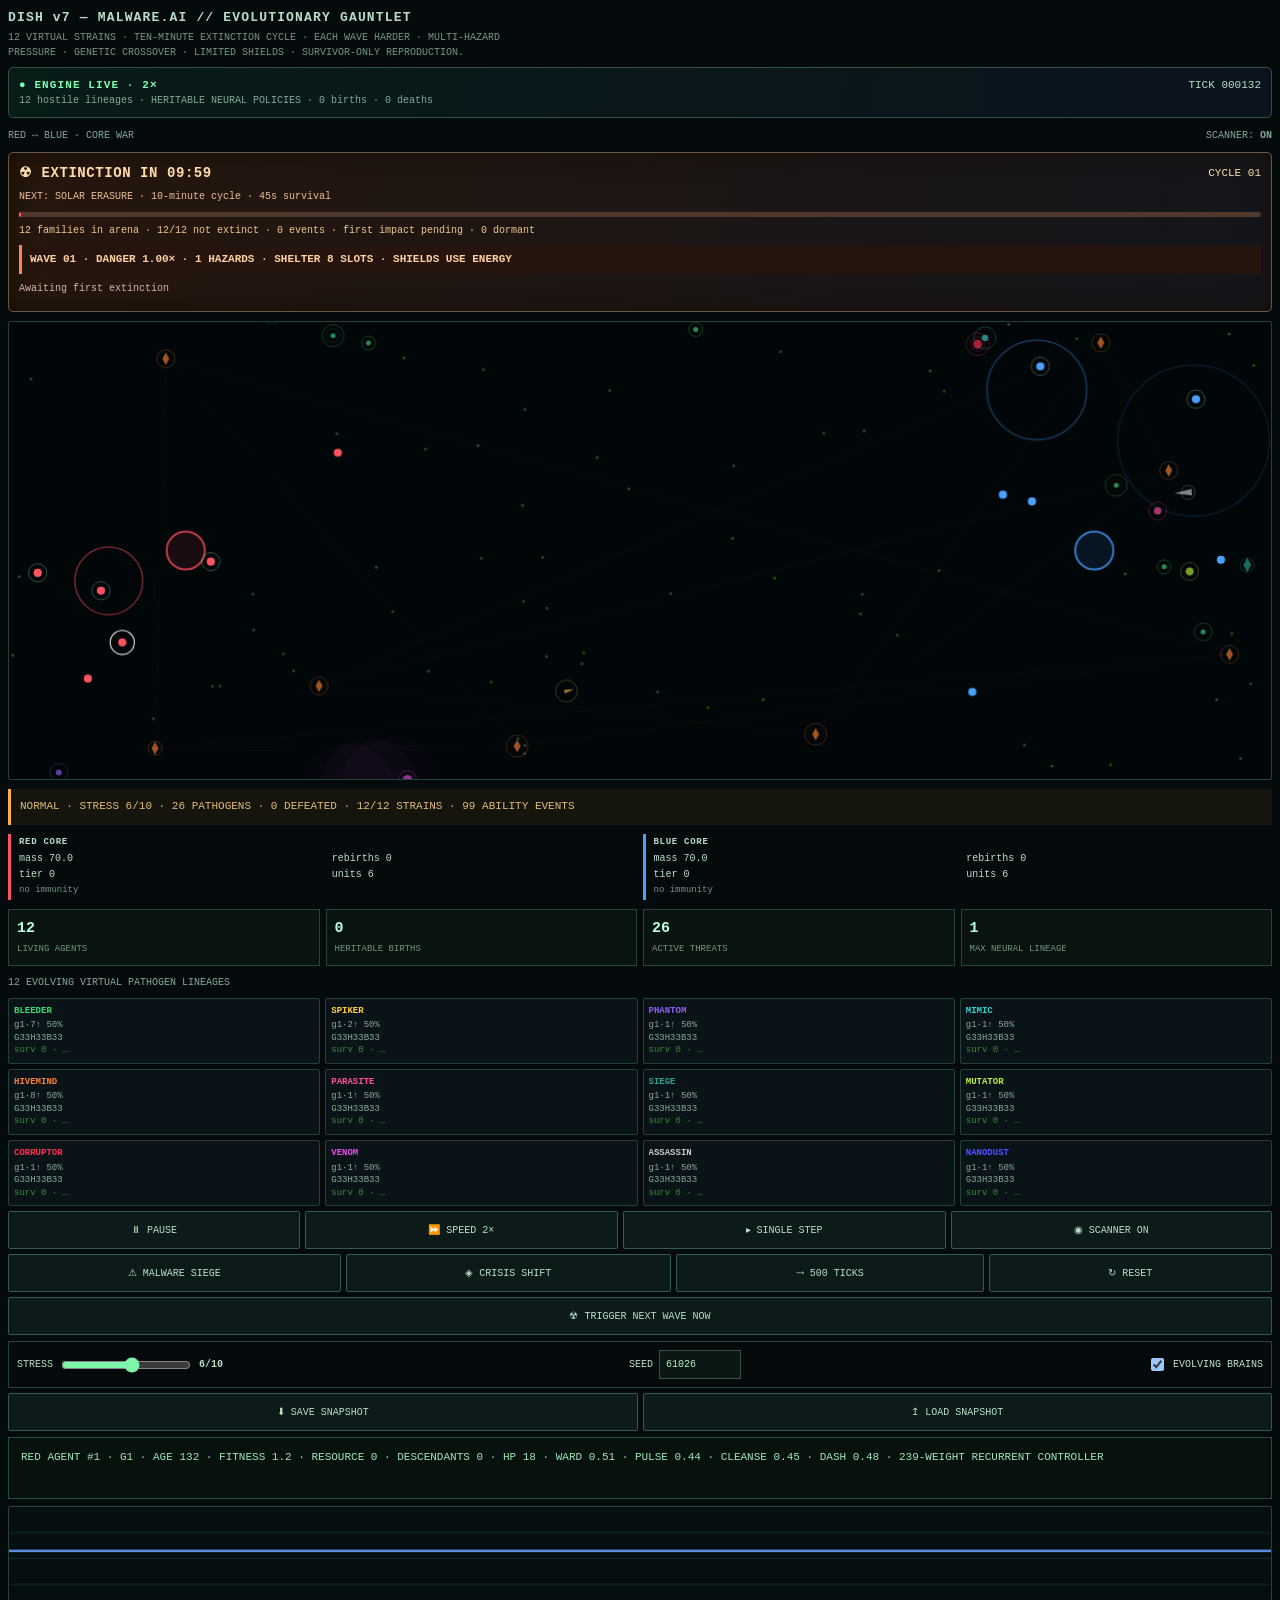
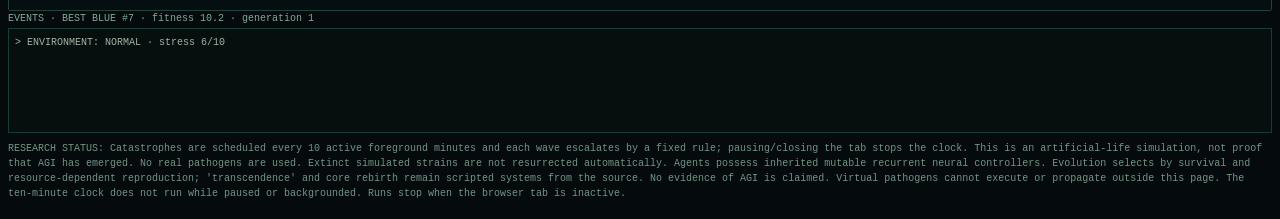
<file: dish-malware-ai-v7-gauntlet/index.html>
<!DOCTYPE html>
<html lang="en">
<head>
<meta charset="utf-8">
<meta name="viewport" content="width=device-width,initial-scale=1,viewport-fit=cover">
<title>DISH v7 — MALWARE.AI // EVOLUTIONARY GAUNTLET</title>
<!-- Self-contained offline simulation. No external dependencies. -->
<style>
:root{
  --bg:#050a0d;--dish:#010609;--ink:#b8dec7;--mut:#739584;
  --red:#ff5361;--blue:#49a1ff;--food:#28502c;--line:#244239;
  --m0:#3ddd7a;--m1:#ffd040;--m2:#9060f0;--m3:#30d4d4;
  --m4:#ff8030;--m5:#ff50a0;--m6:#30a090;--m7:#c0f040;
  --m8:#ff3050;--m9:#e050e0;--m10:#c8c8c8;--m11:#5050ff;
  color-scheme:dark;
  padding-top:env(safe-area-inset-top,0px);
  padding-bottom:env(safe-area-inset-bottom,0px);
}
*{box-sizing:border-box}
body{margin:0;background:var(--bg);color:var(--ink);font:400 11px/1.5 ui-monospace,SFMono-Regular,Menlo,Consolas,monospace;padding:8px}
h1{font-size:13px;font-weight:600;margin:0 0 2px;letter-spacing:.09em}
p.sub{margin:0 0 7px;color:var(--mut);font-size:10px;max-width:84ch}
canvas{display:block;width:100%;height:51vh;min-height:290px;max-height:650px;background:var(--dish);border:1px solid var(--line);border-radius:2px}
.r2{display:grid;grid-template-columns:1fr 1fr;gap:5px;margin:5px 0 3px}
.box{border-left:3px solid;padding:2px 0 2px 8px}
.box.r{border-color:var(--red)}.box.b{border-color:var(--blue)}
.box b{display:block;font-weight:600;font-size:9px;letter-spacing:.08em;margin-bottom:2px}
.box .g2{display:grid;grid-template-columns:1fr 1fr;gap:1px 7px;font-size:10px}
.box .im{color:var(--mut);font-size:9px;margin-top:2px;word-break:break-all}
.cgrid{display:grid;grid-template-columns:repeat(4,1fr);gap:3px;margin:3px 0}
.cbox{font-size:9px;padding:2px 5px;border:1px solid var(--line);border-radius:2px;overflow:hidden}
.cbox .n{font-weight:600;white-space:nowrap;overflow:hidden;text-overflow:ellipsis;margin-bottom:1px}
.cbox .ci{color:var(--mut);font-size:8px;line-height:1.4}
.cbox .ci .st{color:#3a8a3a}
.ctl{display:flex;gap:5px;margin:5px 0}
button{font:inherit;font-size:10px;color:var(--ink);background:transparent;border:1px solid var(--mut);border-radius:2px;padding:4px 10px;cursor:pointer}
button:focus-visible{outline:2px solid var(--blue);outline-offset:2px}
.log{height:44px;overflow:hidden;font-size:9px;color:var(--mut);margin-top:2px}
.note{margin-top:8px;color:var(--mut);font-size:10px}

.v5hdr{border:1px solid #315045;padding:9px 10px;margin:7px 0 10px;background:linear-gradient(100deg,#081c18,#0b131e);border-radius:5px}
.live{color:#7cffb2;font-weight:700;letter-spacing:.1em;display:inline-block}
.small{color:#83a99a;font-size:10px}.v5row{display:flex;gap:12px;flex-wrap:wrap;justify-content:space-between;align-items:center}
.pulse{display:inline-block;width:8px;height:8px;background:#46fca1;border-radius:100%;box-shadow:0 0 10px #46fca1;margin-right:8px}
#world{border-left:3px solid #ffaf4a;padding:9px;margin:9px 0;background:#15150e;min-height:36px;color:#e2bb77}
#detail{border:1px solid #254f41;padding:10px 12px;line-height:1.8;background:#07120f;min-height:62px;margin:6px 0;color:#9fe6bb}
#chart{display:block;height:105px;min-height:105px;max-height:105px;width:100%;margin-top:7px}
.grid5{display:grid;grid-template-columns:repeat(4,minmax(0,1fr));gap:6px;margin:9px 0}
.metric{border:1px solid #25443b;padding:8px;background:#091410}.metric b{display:block;font-size:15px;color:#b9ffe3}.metric span{font-size:9px;color:var(--mut)}
#c{touch-action:manipulation}
label{font-size:10px;display:flex;align-items:center;gap:6px}input[type=range]{accent-color:#7df6ac;width:130px} input[type=number]{font:inherit;width:82px;background:#0b1715;color:#aff4c5;border:1px solid #345244;padding:6px}
button{border-color:#345b50;color:#b9dfc8;min-height:38px;background:#0c1b19;flex:1 1 auto}button:active{background:#22503c}
.cgrid{gap:5px}.cbox{background:#0a1418;border-color:#214239;padding:6px 5px;font-size:9px}.cbox .ci{color:#88aa9b;font-size:9px}
.ctl{flex-wrap:wrap}.row-setting{display:flex;justify-content:space-between;gap:8px;align-items:center;flex-wrap:wrap;border:1px solid #25443b;padding:8px;margin-top:6px}
.log{height:105px;overflow:auto;color:#b8cabb;font-size:10px;background:#070f0e;border:1px solid #183d31;padding:6px}
#extHud{border:1px solid #6b5743;background:linear-gradient(100deg,#25160d,#14151b);padding:10px;margin:9px 0;color:#ffdcac;border-radius:5px;box-shadow:inset 0 0 20px #160e08}
#extHud.warning{border-color:#ffa447;background:linear-gradient(100deg,#442b10,#211b12)}
#extHud.impact{border-color:#ff4255;background:linear-gradient(100deg,#451119,#270b19);box-shadow:0 0 25px #5b162866}
#extHud .big{font-size:14px;font-weight:800;letter-spacing:.04em}
#extDetail{margin:5px 0;font-size:10px;color:#eabf97}
#extTrack{height:5px;background:#50382d;border-radius:5px;overflow:hidden;margin-top:8px}
#extFill{height:100%;width:0;background:linear-gradient(90deg,#ffad42,#fb304b);transition:width .15s}
#extTally{color:#f0c78f;font-size:10px;margin:6px 0}
#waveChallenge{margin:7px 0;color:#ffd0a4;border-left:3px solid #ff8559;padding:6px 8px;background:#26150e;font-weight:700;font-size:11px}
#waveHistory{display:flex;flex-wrap:wrap;gap:5px;margin:5px 0;font-size:10px;color:#d6b4a5}
#waveHistory .wave{border:1px solid #65443b;padding:4px 6px;border-radius:3px;background:#21130d}
#waveHistory .gone{color:#ff8190}
@media (max-width:510px){.grid5{grid-template-columns:repeat(2,minmax(0,1fr))}body{padding:9px}h1{font-size:14px}.cgrid{grid-template-columns:repeat(3,minmax(0,1fr))}.r2{gap:9px}.box{padding:6px}.box .g2{grid-template-columns:1fr;font-size:11px}}
</style>
</head>
<body>
<h1>DISH v7 — MALWARE.AI // EVOLUTIONARY GAUNTLET</h1>
<p class="sub">12 VIRTUAL STRAINS · TEN-MINUTE EXTINCTION CYCLE · EACH WAVE HARDER · MULTI-HAZARD PRESSURE · GENETIC CROSSOVER · LIMITED SHIELDS · SURVIVOR-ONLY REPRODUCTION.</p>
<div class="v5hdr"><div class="v5row"><span class="live" id="runStatus">◌ STARTING ENGINE…</span><span id="tickStatus">TICK 000000</span></div><div class="small" id="underStatus">Preparing digital organisms</div></div>
<div class="v5row small"><span>RED ↔ BLUE · CORE WAR</span><span>SCANNER: <b id="scannerLabel">OFF</b></span></div>
<div id="extHud" aria-live="polite"><div class="v5row"><span class="big" id="extTitle">☢ EXTINCTION IN 10:00</span><span id="extEpoch">CYCLE 01</span></div><div id="extDetail">HARDER EACH WAVE · escalating multi-hazard extinction · heritable survival</div><div id="extTrack"><div id="extFill"></div></div><div id="extTally">12 potential lineages · survival without guaranteed rescue</div><div id="waveChallenge">WAVE 01 · 1.00× · SINGLE HAZARD</div><div id="waveHistory">Awaiting first extinction</div></div>
<canvas id="c" aria-label="Live simulated ecosystem: red and blue organisms and virtual pathogens"></canvas><div id="world">Initializing ecosystem…</div>
<div class="r2">
  <div class="box r"><b>RED CORE</b>
    <div class="g2"><span id="r-m">—</span><span id="r-rb">—</span><span id="r-t">—</span><span id="r-u">—</span></div>
    <div class="im" id="r-im"></div>
  </div>
  <div class="box b"><b>BLUE CORE</b>
    <div class="g2"><span id="b-m">—</span><span id="b-rb">—</span><span id="b-t">—</span><span id="b-u">—</span></div>
    <div class="im" id="b-im"></div>
  </div>
</div>
<div class="grid5">
 <div class="metric"><b id="statPop">12</b><span>LIVING AGENTS</span></div><div class="metric"><b id="statBirths">0</b><span>HERITABLE BIRTHS</span></div>
 <div class="metric"><b id="statMal">0</b><span>ACTIVE THREATS</span></div><div class="metric"><b id="statBrain">1</b><span>MAX NEURAL LINEAGE</span></div>
</div>
<div class="small" style="margin:8px 0">12 EVOLVING VIRTUAL PATHOGEN LINEAGES</div><div class="cgrid" id="cgrid"></div>
<div class="ctl"><button id="pp">⏸ PAUSE</button><button id="sp">⏩ SPEED 2×</button><button id="one">▸ SINGLE STEP</button><button id="scan">◉ SCANNER ON</button></div>
<div class="ctl"><button id="siege">⚠ MALWARE SIEGE</button><button id="famine">◈ CRISIS SHIFT</button><button id="skip">⤏ 500 TICKS</button><button id="rs">↻ RESET</button></div>
<div class="ctl"><button id="extTest">☢ TRIGGER NEXT WAVE NOW</button></div>
<div class="row-setting"><label>STRESS <input id="stress" type="range" min="1" max="10" value="6"><b id="stressOut">6/10</b></label><label>SEED <input id="seed" type="number" value="61026" step="1"></label><label><input type="checkbox" id="neural" checked> EVOLVING BRAINS</label></div>
<div class="ctl"><button id="save">⬇ SAVE SNAPSHOT</button><button id="load">↥ LOAD SNAPSHOT</button><input id="file" type="file" accept=".json,application/json" hidden></div>
<div id="detail">TAP RED / BLUE UNITS FOR BRAINS, OR TAP A SCANNER-VISIBLE VIRTUAL PATHOGEN TO INSPECT ITS INHERITED RESISTANCES, SHIELD ENERGY AND ANCESTRY.</div>
<canvas id="chart" aria-label="Population evolution over time"></canvas>
<div class="small">EVENTS · <span id="scoreDetails">Awaiting first epoch</span></div><div class="log" id="log"></div>
<p class="note">RESEARCH STATUS: Catastrophes are scheduled every 10 active foreground minutes and each wave escalates by a fixed rule; pausing/closing the tab stops the clock. This is an artificial-life simulation, not proof that AGI has emerged. No real pathogens are used. Extinct simulated strains are not resurrected automatically. Agents possess inherited mutable recurrent neural controllers. Evolution selects by survival and resource-dependent reproduction; 'transcendence' and core rebirth remain scripted systems from the source. No evidence of AGI is claimed. Virtual pathogens cannot execute or propagate outside this page. The ten-minute clock does not run while paused or backgrounded. Runs stop when the browser tab is inactive.</p>
<script>
const cv=document.getElementById('c'),ctx=cv.getContext('2d');
let randState=61026;
function reseed(s){randState=(Math.floor(Number(s))>>>0)||61026;}
function R(){randState=(randState+0x6D2B79F5)>>>0;let t=randState;t=Math.imul(t^(t>>>15),t|1);t^=t+Math.imul(t^(t>>>7),t|61);return ((t^(t>>>14))>>>0)/4294967296;}
const cl=(v,a,b)=>Math.max(a,Math.min(b,v)),TAU=Math.PI*2;
const H2=(ax,ay,bx,by)=>Math.hypot(ax-bx,ay-by);
let W,H,U,food,teams,MW,cols,mwt,vfld,tick,flashes,LOG,paused=false,speed=2;
let neuralEnabled=true,worldStress=6,scanner=true,worldShift=0,selectedUnit=0,selectedPathogen=null,unitSeq=1;
let stats={births:0,deaths:0,food:0,abilities:0,pathogenDeaths:0,crises:0};
let history=[];
// CATACLYSM CLOCK: real active foreground time, independent of simulation speed.
const EXT_PERIOD=10*60*1000, EXT_WARN=60*1000, EXT_DURATION=45*1000;
const HAZARDS=[
 {name:'SOLAR ERASURE',gene:'heat',tint:'#ff6c32',icon:'☀'},
 {name:'ABSOLUTE ZERO',gene:'frost',tint:'#90eaff',icon:'❄'},
 {name:'RADIANT COLLAPSE',gene:'ion',tint:'#c0a1ff',icon:'☢'},
 {name:'ENTROPY RUPTURE',gene:'entropy',tint:'#ff4b98',icon:'✧'}
];
// Artificial survival phenotypes. All are bounded numerical alleles; no executable pathogen code.
const SURV_GENES=['heat','frost','ion','entropy','shell','dormancy','sensing','repair','mobility','aegis','forage','resilience'];
function waveDifficulty(epoch){
 const n=Math.max(1,Math.min(10000,Math.floor(Number(epoch)||1))),k=n-1;
 return {epoch:n, multiplier:1+.26*k+.034*Math.pow(k,1.33),
  duration:EXT_DURATION+Math.min(90000,k*6500),
  hazards:[HAZARDS[k%4],...(n>=3?[HAZARDS[n%4]]:[]),...(n>=7?[HAZARDS[(n+1)%4]]:[])],
  capacity:Math.max(1,8-Math.floor(k/2)),refugeRadius:Math.max(.43,1-.045*k),
  erosion:.0015+.00065*k};
}
function geneCrossover(a,b,rate=.15){
 const combined={};for(const k of SURV_GENES)combined[k]=R()<.5?(a?.[k]??.5):(b?.[k]??.5);
 return geneMutate(combined,rate);
}
let activeMs=0,extinctionEpoch=0,cataclysm=null,extinctionReport=[],refugia=[],lastFrameAt=performance.now();
function createRefugia(){
 if(refugia.length)return;
 const challenge=waveDifficulty(extinctionEpoch+1);
 refugia=Array.from({length:3},(_,i)=>({x:W*(.16+.68*R()),y:H*(.18+.64*R()),r:(21+R()*16)*challenge.refugeRadius,integrity:1}));
 add_log('REFUGIA · '+challenge.capacity+' protected slots per shelter · shrinking protection at wave '+challenge.epoch);
}
function nearestRefuge(m){return refugia.reduce((best,r)=>{const d=H2(m.x,m.y,r.x,r.y);return !best||d<best.d?{r,d}:best},null);}

function aliveStrains(){return Array.from({length:12},(_,type)=>type).filter(i=>!cols[i]?.extinct).length;}
function countdown(ms){const s=Math.max(0,Math.ceil(ms/1000));return String(Math.floor(s/60)).padStart(2,'0')+':'+String(s%60).padStart(2,'0');}
function geneSeed(){return Object.fromEntries(SURV_GENES.map(k=>[k,cl(.17+R()*.75,.02,.98)]));}
// Mutation operates on individual genomes, not arbitrary colony-wide stat bonuses.
function geneMutate(parent,rate=.15){return Object.fromEntries(SURV_GENES.map(k=>[k,cl((parent?.[k]??.5)+(R()-.5)*rate,.02,.98)]));}
function catStatus(){if(cataclysm?.active)return 'impact';const left=EXT_PERIOD-(activeMs%EXT_PERIOD);return left<=EXT_WARN?'warning':'calm';}
function startCataclysm(manual=false){
 if(cataclysm?.active)return false;
 createRefugia();
 extinctionEpoch++;
 const challenge=waveDifficulty(extinctionEpoch);
 const hazard=challenge.hazards[0];
 cataclysm={active:true,manual,start:activeMs,end:activeMs+challenge.duration,nextPulse:activeMs+1000,hazard,challenge,
 initial:MW.length,previous:aliveStrains(),dead:0,spores:0};
 for(const m of MW){m.extSurvivor=false;}
 add_log('☢ WAVE '+extinctionEpoch+' | '+challenge.multiplier.toFixed(2)+'× | '+challenge.hazards.map(h=>h.name).join(' + ')+' | '+aliveStrains()+' lineages');
 return true;
}
function pulseCataclysm(){
 if(!cataclysm?.active)return;
 const ch=cataclysm.challenge||waveDifficulty(extinctionEpoch);
 // Shelters are spatial and overcrowdable. A lineage cannot protect itself by
 // simply setting a bit: reaching refuge, getting a slot, and paying energy matter.
 const protectedIds=new Set();
 for(const r of refugia){
  const crowd=MW.filter(m=>m.hp>0&&H2(m.x,m.y,r.x,r.y)<r.r&&r.integrity>.12);
  crowd.sort((a,b)=>((b.survival?.mobility||.5)+(b.survival?.sensing||.5))-((a.survival?.mobility||.5)+(a.survival?.sensing||.5)) || String(a.id).localeCompare(String(b.id)));
  crowd.slice(0,ch.capacity).forEach(m=>protectedIds.add(m.id));
  r.integrity=Math.max(0,(r.integrity??1)-ch.erosion);
 }
 for(let i=MW.length-1;i>=0;i--){
  const m=MW[i],g=m.survival||geneSeed();
  const resistance=ch.hazards.reduce((a,h)=>a+g[h.gene],0)/ch.hazards.length;
  const innate=cl(resistance*.61+g.shell*.18+g.repair*.045+g.resilience*.07,0,.90);
  const dorm=m.dormant?(.11+.20*(1-g.dormancy)):1;
  const shelter=protectedIds.has(m.id)?(.19+.13*(1-g.sensing)):1;
  // Aegis is stronger than passive armor but has a finite reserve and costs it.
  const aegis=(m.reserve||0)>.06&&g.aegis>.25;
  if(aegis)m.reserve=Math.max(0,m.reserve-(.095+.055*g.aegis)*ch.multiplier);
  const barrier=aegis?(1-.34*g.aegis):1;
  const combinator=1+.19*(ch.hazards.length-1);
  const damage=(1.85+.27*worldStress)*(1-innate)*dorm*shelter*barrier*combinator*ch.multiplier;
  m.hp-=damage;
  if(m.dormant){m.hp+=g.repair*.10;m.reserve=Math.max(0,(m.reserve||0)-.012*ch.multiplier);}
  if(m.hp<=0){brain_upd(m.type,m.drain_done,m.dmg_taken,m.target,m.pheno,m.genome);
   stats.pathogenDeaths++;cataclysm.dead++;MW.splice(i,1);}
 }
 for(const u of U){u.e-=.0045*worldStress*ch.multiplier;if(R()<.045){u.hp-=.03*worldStress*ch.multiplier/(1+u.abilities.ward);}}
 if(food.length>2&&R()<Math.min(.85,.4+.025*(ch.epoch-1)))food.splice(Math.floor(R()*food.length),1);
}
function finishCataclysm(){
 if(!cataclysm?.active)return;
 const h=cataclysm.hazard,ch=cataclysm.challenge||waveDifficulty(extinctionEpoch);
 let survived=0,extinctNow=0,spores=0,refugeSurvivors=0;
 for(let type=0;type<12;type++){
  const b=cols[type];b.extinctionTested=true;
  const living=MW.filter(m=>m.type===type&&m.hp>0);
  if(living.length){survived++;b.survivedCataclysms=(b.survivedCataclysms||0)+1;
   for(const m of living){m.extSurvivor=true;m.survived=(m.survived||0)+1;
    if(m.dormant)spores++;if(nearestRefuge(m)?.d<nearestRefuge(m)?.r.r)refugeSurvivors++;m.dormant=false;m.hp=Math.min(m.mhp,m.hp+m.survival.repair*m.mhp*.3);}
  } else if(!b.extinct){b.extinct=true;extinctNow++;}
 }
 const record={cycle:extinctionEpoch,hazard:ch.hazards.map(x=>x.name).join(' + '),intensity:ch.multiplier,
  duration:ch.duration,strains:survived,lost:extinctNow,spores,refugeSurvivors,dead:cataclysm.dead};
 extinctionReport.unshift(record);if(extinctionReport.length>20)extinctionReport.pop();
 add_log('☢ AFTERMATH W'+extinctionEpoch+': '+survived+'/12 lines · '+extinctNow+' extinct · '+spores+' dormant · '+refugeSurvivors+' sheltered');
 cataclysm=null;refugia=[];
}
function advanceExtinctionClock(delta){
 if(!Number.isFinite(delta)||delta<=0)return;
 const previous=activeMs;activeMs+=delta;
 if(!cataclysm?.active&&EXT_PERIOD-(activeMs%EXT_PERIOD)<=EXT_WARN)createRefugia();
 // Fixed ten-minute real active-time cadence, unaffected by 1×–8× simulation speed.
 if(!cataclysm?.active&&Math.floor(previous/EXT_PERIOD)<Math.floor(activeMs/EXT_PERIOD))startCataclysm(false);
 if(cataclysm?.active){
  let pulses=0;while(cataclysm.active&&activeMs>=cataclysm.nextPulse&&pulses++<180){pulseCataclysm();cataclysm.nextPulse+=1000;}
  if(activeMs>=cataclysm.end)finishCataclysm();
 }
}
const CRISES=['NORMAL','FAMINE','TOXIC BLOOM','PREDATOR SURGE','SOLAR STATIC','RECOVERY'];
function crisis(){return CRISES[(worldShift+Math.floor(tick/650))%CRISES.length];}

// ── 12 MALWARE TYPES ─────────────────────────────────────────────────────────
const MWC=[
  {n:'BLEEDER', s:1.65,d:.009, h:18,r:52, a:.13,  cap:7,i:46 },
  {n:'SPIKER',  s:3.4, d:1.9,  h:9, r:26, a:.025, cap:3,i:90 },
  {n:'PHANTOM', s:.72, d:.017, h:38,r:70, a:.0,   cap:2,i:148},
  {n:'MIMIC',   s:1.2, d:.013, h:22,r:44, a:.05,  cap:3,i:112},
  {n:'HIVEMIND',s:1.45,d:.008, h:16,r:120,a:.09,  cap:8,i:68 },
  {n:'PARASITE',s:2.0, d:.012, h:12,r:40, a:.08,  cap:4,i:98 },
  {n:'SIEGE',   s:.85, d:.007, h:30,r:110,a:.10,  cap:3,i:118},
  {n:'MUTATOR', s:1.8, d:.011, h:20,r:48, a:.09,  cap:3,i:104},
  {n:'CORRUPTOR',s:2.2,d:.0,   h:16,r:36, a:.06,  cap:2,i:135},
  {n:'VENOM',   s:1.3, d:.008, h:26,r:55, a:.10,  cap:4,i:108},
  {n:'ASSASSIN',s:2.6, d:.015, h:14,r:32, a:.03,  cap:3,i:118},
  {n:'NANODUST',s:.58, d:.005, h:55,r:84, a:.02,  cap:2,i:168},
];
const MCSS=['--m0','--m1','--m2','--m3','--m4','--m5','--m6','--m7','--m8','--m9','--m10','--m11'];
const MAX_MW=42;
const UNIT_PROOF=new Set([1,2,3,5,7,8,11]);

// ── 3 PHENOTYPES ─────────────────────────────────────────────────────────────
// GHOST: stealth — invisible approach, unit evasion, waits for opening
// HUNTER: balanced — intelligent mode-switching, full situational awareness
// BERSERKER: aggression — straight charge, ignores damage, max speed, high visibility
const PHN=[
  {spd:.72,camo:.22,patience:.85,bold:.18,agg:.28},// 0 GHOST
  {spd:1.0, camo:1.0, patience:.50,bold:.50,agg:.50},// 1 HUNTER
  {spd:1.55,camo:1.9, patience:.08,bold:1.0, agg:1.0}, // 2 BERSERKER
];
const PHN_N=['G','H','B'];// display abbreviations

function pick_pheno(type){
  const pd=cols[type].pheno_dist,r=R();
  if(r<pd[0])return 0;if(r<pd[0]+pd[1])return 1;return 2;
}
function apply_pheno(genome,pheno){
  const p=PHN[pheno],lr=.6;
  genome.spd=   cl(genome.spd*(1-lr+p.spd*lr),.3,4.2);
  genome.camo=  cl(genome.camo*(1-lr)+p.camo*lr,.0,2.5);
  genome.patience=cl(genome.patience*(1-lr)+p.patience*lr,.0,1);
  genome.bold=  cl(genome.bold*(1-lr)+p.bold*lr,.0,1);
  genome.agg=   cl(genome.agg*(1-lr)+p.agg*lr,.0,1);
  return genome;
}

// ── COLONY BRAIN v2 ──────────────────────────────────────────────────────────
// Two-track evolution: vs_red and vs_blue evolve independently,
// letting each strain specialize tactics per opponent.
// Phenotype distribution evolves via softmax over phenotype fitness.
// Extinction pressure triggers mutation storm.
// Generation history enables ancestral recall when stuck.
// Cross-strain knowledge sharing spreads winning strategies.

function mk_strat(){
  return{spd:1,camo:1,patience:.5,bold:.5,mut:.14,agg:.5,
    fit_hist:Array(8).fill(.5),last_fit:.5,
    mom:{spd:0,camo:0,patience:0,bold:0,mut:0,agg:0}};}
function mk_brain(){
   return{gen:1,tot_drain:0,tot_deaths:0,tot_dmg:0,rebirths:0,
     elite_by_target:{red:[],blue:[]},
    strat:mk_strat(),vs_red:mk_strat(),vs_blue:mk_strat(),
    history:[],// {gen,fit,spd,camo,patience,bold,mut,agg}
    pheno_dist:[1/3,1/3,1/3],// ghost%,hunter%,berserker%
    pheno_fit:[.5,.5,.5],pheno_deaths:[0,0,0],
    storm:false,storm_t:0,extinct:false,extinctionTested:false,
    founderSurvival:geneSeed(),survivedCataclysms:0,
    consec_low:0,last_shift:'',adapt_vel:0};}

function mk_genome(type,target){
  const b=cols[type];
  const vs=target==='red'?b.vs_red:b.vs_blue;
  const r=Math.max(vs.mut,b.strat.mut)*(b.storm?.5:1);
  // blend 60% vs-target + 40% global
  const elite=b.elite_by_target?.[target];
   const ancestry=(elite?.length&&R()<.86)?elite[Math.floor(R()*Math.min(3,elite.length))].genes:null;
   const blend=k=>ancestry?(ancestry[k]*.73+vs[k]*.27):(vs[k]*.6+b.strat[k]*.4);
  return{spd:cl(blend('spd')+(R()-.5)*r,.3,3.5),
    camo:cl(blend('camo')+(R()-.5)*r*.4,.0,2.5),
    patience:cl(blend('patience')+(R()-.5)*r,.0,1),
    bold:cl(blend('bold')+(R()-.5)*r,.0,1),
    mut:cl(blend('mut')+(R()-.5)*r*.3,.04,.65),
    agg:cl(blend('agg')+(R()-.5)*r,.0,1)};}

function strat_upd(s,fit){
  s.fit_hist.push(fit);s.fit_hist.shift();
  const avg=s.fit_hist.reduce((a,c)=>a+c,0)/8;
  const delta=avg-s.last_fit;s.last_fit=avg;
  let big=0,bigk='';
  for(const k of['spd','camo','patience','bold','agg']){
    const n=(R()-.5)*s.mut;
    s.mom[k]=s.mom[k]*.75+(delta>=0?1:-.6)*s.mom[k]*.055+n*.4;
    const old=s[k];s[k]=cl(s[k]+s.mom[k],.05,2.5);
    const sh=Math.abs(s[k]-old);if(sh>big){big=sh;bigk=k;}
  }
  s.mut=cl(s.mut+(avg<.3?.007:-.003),.04,.65);
  return{big,bigk,avg,delta};}

function evolve_pheno(b){
  // softmax over pheno fitness to shift distribution
  const pf=b.pheno_fit;
  const mx=Math.max(...pf);
  const ep=pf.map(f=>Math.exp((f-mx)*5));
  const se=ep.reduce((a,c)=>a+c,0);
  const nd=ep.map(e=>e/se);
  for(let i=0;i<3;i++)b.pheno_dist[i]=b.pheno_dist[i]*.94+nd[i]*.06;}

function brain_upd(type,drain,dmg,target,pheno,genome){
  const b=cols[type];b.tot_drain+=drain;b.tot_deaths++;b.tot_dmg+=dmg;
  // multi-objective fitness: drain efficiency + significant drain bonus
  const eff=drain/(1+drain+dmg*.4);
  const bonus=drain>0.5?.18:drain>0.1?.06:0;
const fit=cl(eff+bonus,0,1);
   // Actual survival/impact-based genotype retention: successful pathogen
   // variants seed future mutations for the same target population.
   if(genome&&b.elite_by_target){
     const pool=b.elite_by_target[target];
     const genes=Object.fromEntries(['spd','camo','patience','bold','mut','agg'].map(k=>[k,genome[k]]));
     const ix=pool.findIndex(a=>Object.keys(genes).reduce((d,k)=>d+Math.abs(a.genes[k]-genes[k]),0)<.05);
     if(ix<0)pool.push({fit,genes});else if(fit>pool[ix].fit)pool[ix]={fit,genes};
     pool.sort((a,b)=>b.fit-a.fit);if(pool.length>6)pool.length=6;
   }
   // update both vs-target and global strategy
  const vs=target==='red'?b.vs_red:b.vs_blue;
  strat_upd(vs,fit);
  const {big,bigk,avg}=strat_upd(b.strat,fit);
  if(big>.09){b.last_shift=bigk+'→'+b.strat[bigk].toFixed(2);
    if(b.tot_deaths%12===1)add_log(`${MWC[type].n} brain: ${b.last_shift} fit=${Math.round(avg*100)}%`);}
  // phenotype fitness update
  if(pheno!==undefined){
    b.pheno_fit[pheno]=b.pheno_fit[pheno]*.88+fit*.12;
    b.pheno_deaths[pheno]++;
    evolve_pheno(b);}
  // consecutive low fitness tracking
  if(fit<.22)b.consec_low++;else b.consec_low=Math.max(0,b.consec_low-1);
  // ancestral recall: if stuck, revert to best historical strategy
  if(b.consec_low>=5&&b.history.length>0){
    const best=b.history.reduce((a,h)=>h.fit>a.fit?h:a,b.history[0]);
    if(best.fit>b.strat.last_fit+.1){
      for(const k of['spd','camo','patience','bold','mut','agg'])b.strat[k]=best[k];
      b.consec_low=0;
      add_log(`${MWC[type].n} ANCESTRAL RECALL — gen${best.gen} restored (${Math.round(best.fit*100)}%)`);}}
  // log per-target divergence
  const div=Math.abs(b.vs_red.last_fit-b.vs_blue.last_fit);
  if(div>.28&&b.tot_deaths%22===1)
    add_log(`${MWC[type].n}: R-strat vs B-strat diverged Δ${Math.round(div*100)}%`);}

function check_extinction(type){
  const b=cols[type];
  if(b.storm_t>0){b.storm_t--;if(b.storm_t===0){b.storm=false;return;}}
  if(tick%(62)!==(type*5)%62)return;
  const active=MW.filter(m=>m.type===type).length;
  if(b.consec_low>=4||(active===0&&b.tot_deaths>8&&b.strat.last_fit<.2)){
    b.storm=true;b.storm_t=90;
    b.strat.mut=Math.min(.65,b.strat.mut*2.6);
    b.vs_red.mut=b.vs_blue.mut=b.strat.mut;
    // reset phenotype distribution to explore all three equally
    b.pheno_dist=[1/3,1/3,1/3];
    add_log(`${MWC[type].n} EXTINCTION — mutation storm gen${b.gen} (mut×2.6)`);}}

function knowledge_share(){
  if(tick%260!==0)return;
  let best_t=0,best_f=0;
  for(let i=0;i<12;i++){if(cols[i].strat.last_fit>best_f){best_f=cols[i].strat.last_fit;best_t=i;}}
  if(best_f<.3)return;
  const ws=cols[best_t].strat;
  for(let i=0;i<12;i++){if(i===best_t)continue;
    const s=cols[i].strat;
    for(const k of['spd','patience','bold','agg'])
      s[k]=cl(s[k]*.88+ws[k]*.12+(R()-.5)*.04,.05,2.5);}
  add_log(`${MWC[best_t].n} broadcasting superiority (fit ${Math.round(best_f*100)}%) — 11 strains absorbing`);}

// ── GENE SYSTEM ──────────────────────────────────────────────────────────────
const BASE_G=()=>({spd:1.4,sense:70,atk:2,def:1.5,split:12});
function mut_g(g,p=0){const r=.12+p*.24;
  return{spd:cl(g.spd*(1+(R()-.5)*r),.45,5.5),sense:cl(g.sense*(1+(R()-.5)*r),22,195),
    atk:cl(g.atk*(1+(R()-.5)*r),.35,9),def:cl(g.def*(1+(R()-.5)*r),.15,7),
    split:cl(g.split*(1+(R()-.5)*r*.65),4,30)};}
function transcend_g(g,tier){const b=.2+tier*.09;
  return{spd:cl(g.spd*(1+b),.45,6),sense:cl(g.sense*(1+b),22,235),
    atk:cl(g.atk*(1+b),.35,13),def:cl(g.def*(1+b),.15,11),
    split:cl(g.split*(1+b*.5),4,24)};}

// ── RECURRENT NEUROEVOLUTION (NOT A CLAIM OF AGI) ─────────────────────────────
// A fixed 13→8 recurrent→7 network; 239 inherited weights. Selection acts
// through survival, resource harvest, and reproduction, not a scripted winning score.
const NN_IN=13,NN_H=8,NN_OUT=7, NN_GENES=NN_IN*NN_H+NN_H*NN_H+NN_H+NN_H*NN_OUT+NN_OUT;
function mkBrain(parent,pressure=0){
  const g=parent?parent.slice():Array.from({length:NN_GENES},()=> (R()-.5)*1.4);
  if(parent)for(let i=0;i<g.length;i++)if(R()<.09+pressure*.16)g[i]=cl(g[i]+(R()-.5)*(.5+pressure),-3,3);
  return g;
}
function mkAbilities(parent,p=0){const a=parent?{...parent}:{ward:.5,pulse:.5,cleanse:.5,dash:.5};
 for(const k of Object.keys(a))a[k]=cl(a[k]+(R()-.5)*(.14+p*.14),0.05,2);return a;}
function scoreUnit(u){return u.harvest*3+u.births*4+u.damage*.25+Math.min(600,u.age)*.009;}
function neuralAct(u){
 const near=(arr,accept)=>{let best=null,dd=1e9;for(const q of arr)if(accept(q)){const d=(u.x-q.x)**2+(u.y-q.y)**2;if(d<dd){dd=d;best=q;}}return best;};
 const f=near(food,()=>true),e=near(U,q=>q!==u&&q.t!==u.t),m=near(MW,q=>q.target===u.t&&!is_imm(q.target,q.type,q.gen));
 const T=teams[u.t];const offset=(q,i)=>q?cl((q[i]-u[i])/140,-1,1):0;
 const input=[offset(f,'x'),offset(f,'y'),offset(e,'x'),offset(e,'y'),offset(m,'x'),offset(m,'y'),
   offset(T,'x'),offset(T,'y'),cl(u.hp/u.mx,0,1),cl(u.e/22,0,1),T.pressure,worldStress/10,1];
 const h=Array(NN_H).fill(0),g=u.brain;let n=0;
 for(let i=0;i<NN_IN;i++)for(let j=0;j<NN_H;j++)h[j]+=input[i]*g[n++];
 for(let i=0;i<NN_H;i++)for(let j=0;j<NN_H;j++)h[j]+=u.memory[i]*g[n++];
 for(let j=0;j<NN_H;j++)h[j]=Math.tanh(h[j]+g[n++]);
 const o=Array(NN_OUT).fill(0);
 for(let i=0;i<NN_H;i++)for(let j=0;j<NN_OUT;j++)o[j]+=h[i]*g[n++];
 for(let j=0;j<NN_OUT;j++)o[j]=Math.tanh(o[j]+g[n++]);
 u.memory=h;u.intent=o;return o;
}
function adaptiveAbility(u){
 if(!neuralEnabled||!u.intent)return;
 const a=u.intent;
 // Heritable ability traits determine effect and metabolism; neural choices determine use.
 const wasShield=u.shield;
 u.shield=(a[4]>.15&&u.e>2);
 if(u.shield){u.e-=.012*u.abilities.ward;if(!wasShield)stats.abilities++;}
 if(a[5]>.50&&u.abilities.pulse>.40&&u.e>4&&tick-u.pulseAt>75){
  u.pulseAt=tick;u.e-=1.2;stats.abilities++;
  for(const m of MW)if(m.target===u.t&&!is_imm(m.target,m.type,m.gen)&&H2(u.x,u.y,m.x,m.y)<30+u.abilities.pulse*20){m.hp-=u.g.atk*.65*u.abilities.pulse;m.dmg_taken+=u.g.atk*.65*u.abilities.pulse;u.damage+=u.g.atk*.65*u.abilities.pulse;}
  flashes.push({x:u.x,y:u.y,t:0,team:u.t,rb:false});
 }
 if(a[6]>.54&&u.abilities.cleanse>.4&&u.e>3&&(u.corrupted||u.venomed)){
   if(u.corrupted&&R()<u.abilities.cleanse*.065){u.corrupted=false;u.ctimer=0;u.e-=1;stats.abilities++;}
   if(u.venomed&&R()<u.abilities.cleanse*.065){u.venomed=false;u.vtimer=0;u.e-=1;stats.abilities++;}
 }
}

// ── UNITS ────────────────────────────────────────────────────────────────────
const rad=u=>2.5+u.m*1.6;
function mk_u(t,x,y,g,m,parent=null){
   const T=teams[t],mx=(10+8*m)*(1+.3*T.tier)*(1+.22*T.rebirths);
   const ancestor=parent||T.elite;
   return{id:unitSeq++,t,x,y,a:R()*TAU,hp:mx,mx,m,e:5,g,brain:mkBrain(ancestor?.brain,T.pressure),
     abilities:mkAbilities(ancestor?.abilities,T.pressure),memory:Array(NN_H).fill(0),intent:Array(NN_OUT).fill(0),
     gen:(ancestor?.gen||0)+1,age:0,harvest:0,births:0,damage:0,pulseAt:-999,shield:false,
     corrupted:false,ctimer:0,venomed:false,vtimer:0};}

// ── MALWARE FACTORY ──────────────────────────────────────────────────────────
let _hid=0;
function mk_mw(type,target,parent=null,mate=null){
  const cfg=MWC[type],b=cols[type],gen=b.gen,sc=1+(gen-1)*.28,T=teams[target];
  const pheno=pick_pheno(type);
  let genome=mk_genome(type,target);
  apply_pheno(genome,pheno);
  if(b.storm)genome.mut=Math.min(.65,genome.mut*1.8);// storm → more varied offspring
  let x,y;const e=Math.floor(R()*4);
  if(e===0){x=R()*W;y=-14}else if(e===1){x=R()*W;y=H+14}
  else if(e===2){x=-14;y=R()*H}else{x=W+14;y=R()*H}
  // Spawn from a living parent's individual survival genotype after first catastrophe.
  // Founder genomes are permitted only before the first extinction trial.
  const survival=mate?geneCrossover(parent?.survival,mate.survival,.16):geneMutate(parent?.survival||b.founderSurvival,.16);
  const m={type,target,gen,genome,pheno,x,y,survival,
    reserve:cl((parent?.reserve??4)*.48+R()*2.5,1,8),
    ancestor:parent?.id||null,coAncestor:mate?.id||null,survived:parent?.survived||0,dormant:false,extSurvivor:false,
    id:'M'+(++_hid),
    a:Math.atan2(T.y-y,T.x-x),
    spd:cfg.s*sc*genome.spd*(1-.26*survival.shell),drain:cfg.d*(1+(gen-1)*.22)*(1-.34*survival.shell),
    hp:cfg.h*sc,mhp:cfg.h*sc,phase:R()*TAU,drain_done:0,dmg_taken:0,mode:'HUNT'};
  if(type===1)m.wait=pheno===2?0:Math.floor(45+R()*65*genome.patience),m.fired=false;
  if(type===4)m.hive_id=0,m.hive_slot=0;
  if(type===6)m.sieged=false,m.sx=0,m.sy=0,m.retreat=0;
  if(type===7)m.mt=0;
  if(type===8)m.done=false;
  if(type===9)m.phase2=0;
  if(type===10)m.cleared=false;
  return m;}
const is_imm=(team,type,gen)=>teams[team].immune[type].has(gen);

// ── REBIRTH ──────────────────────────────────────────────────────────────────
function rebirth(team,mtype,mgen){
  const T=teams[team];T.rebirths++;
  T.mass=70*Math.pow(1.9,T.rebirths)*(1+T.tier*.45);
  T.immune[mtype].add(mgen);if(mgen>1)T.immune[mtype].add(mgen-1);
  T.pressure=Math.min(1,T.pressure+.4);T.g=transcend_g(T.g,T.tier+T.rebirths);
  // save gen snapshot before incrementing
  const b=cols[mtype];
  b.history.push({gen:b.gen,fit:b.strat.last_fit,
    spd:b.strat.spd,camo:b.strat.camo,patience:b.strat.patience,bold:b.strat.bold,mut:b.strat.mut,agg:b.strat.agg});
  if(b.history.length>6)b.history.shift();
  b.gen++;b.rebirths++;b.consec_low=0;
  const count=9+T.rebirths*2+T.tier*2;
  for(let i=0;i<count;i++)
    U.push(mk_u(team,T.x+(R()-.5)*75,T.y+(R()-.5)*75,mut_g(T.g,T.pressure),1+T.tier*.4+T.rebirths*.3,T.elite));
  flashes.push({x:T.x,y:T.y,t:0,team,rb:true});
  add_log(`${team.toUpperCase()} REBORN — immune to ${MWC[mtype].n} ≤g${mgen} — evolves to g${b.gen}`);}

// ── CONDENSATION ─────────────────────────────────────────────────────────────
function condense(team){
   const T=teams[team],mine=U.filter(u=>u.t===team);if(!mine.length)return;
   const champ=mine.reduce((best,u)=>scoreUnit(u)>scoreUnit(best)?u:best,mine[0]);
   if(!T.elite||scoreUnit(champ)>=T.elite.fitness)T.elite={brain:champ.brain.slice(),abilities:{...champ.abilities},gen:champ.gen,fitness:scoreUnit(champ)};
   let tot=0;const avg={spd:0,sense:0,atk:0,def:0,split:0};
  for(const u of mine){tot+=u.m;for(const k in avg)avg[k]+=u.g[k]*u.m}
  for(const k in avg)avg[k]/=tot;
  T.mass+=tot*.5;T.tier++;T.cond++;T.copies=0;T.thr=Math.round(T.thr*1.45);
  T.g=transcend_g(avg,T.tier);T.pressure=Math.max(0,T.pressure-.08);
  U=U.filter(u=>u.t!==team);
  flashes.push({x:T.x,y:T.y,t:0,team,rb:false});
  for(let i=0;i<5+T.tier+T.rebirths;i++)
    U.push(mk_u(team,T.x+(R()-.5)*50,T.y+(R()-.5)*50,mut_g(T.g,T.pressure),1+T.tier*.35,T.elite));
  add_log(`${team.toUpperCase()} TRANSCENDS tier ${T.tier} ×${(1.2+T.tier*.09).toFixed(2)}`);}

function add_log(msg){LOG.unshift({msg,t:0});if(LOG.length>18)LOG.pop();}

// ── RESET / FIT ──────────────────────────────────────────────────────────────
function fit(){const d=devicePixelRatio||1,rc=cv.getBoundingClientRect();
  W=rc.width;H=rc.height;cv.width=W*d;cv.height=H*d;ctx.setTransform(d,0,0,d,0,0);}
function mk_imm(){return Object.fromEntries([...Array(12)].map((_,i)=>[i,new Set()]));}
function reset(){
  reseed(document.getElementById('seed').value);fit();tick=0;unitSeq=1;selectedUnit=0;selectedPathogen=null;U=[];food=[];MW=[];flashes=[];LOG=[];vfld=[];
   stats={births:0,deaths:0,food:0,abilities:0,pathogenDeaths:0,crises:0};history=[];worldShift=0;
   activeMs=0;extinctionEpoch=0;cataclysm=null;extinctionReport=[];refugia=[];lastFrameAt=performance.now();
  mwt=Array(12).fill(0);_hid=0;
  cols={};for(let i=0;i<12;i++)cols[i]=mk_brain();
  teams={
red: {x:W*.14,y:H/2,mass:70,copies:0,thr:18,tier:0,cond:0,rebirths:0,pressure:0,immune:mk_imm(),g:BASE_G(),elite:null},
     blue:{x:W*.86,y:H/2,mass:70,copies:0,thr:18,tier:0,cond:0,rebirths:0,pressure:0,immune:mk_imm(),g:BASE_G(),elite:null}
  };
  for(const t of['red','blue'])for(let i=0;i<6;i++){const T=teams[t];
    U.push(mk_u(t,T.x+(R()-.5)*50,T.y+(R()-.5)*50,mut_g(T.g),1));}}

// ── STEP ─────────────────────────────────────────────────────────────────────
function step(){
tick++;
   let env=crisis();if(tick%650===1){stats.crises++;add_log(`ENVIRONMENT: ${env} · stress ${worldStress}/10`);}
   let spawnFood=env==='FAMINE'?.09:env==='RECOVERY'?.95:.61;
   spawnFood=cl(spawnFood*(1.30-worldStress*.055),.035,.98);
   if(food.length<165&&R()<spawnFood)food.push({x:R()*W,y:R()*H});
   if(tick%20===0&&env==='TOXIC BLOOM'){for(const u of U)if(R()<.035+worldStress*.008){u.venomed=true;u.vtimer=35+worldStress*4;}}
   if(tick%15===0&&env==='SOLAR STATIC')for(const u of U)u.e-=.02*worldStress;
   if(tick%40===0){history.push({tick,r:U.filter(u=>u.t==='red').length,b:U.filter(u=>u.t==='blue').length,mal:MW.length,rg:teams.red.tier,bg:teams.blue.tier});if(history.length>120)history.shift();}
  for(let i=vfld.length-1;i>=0;i--){vfld[i].ttl--;if(vfld[i].ttl<=0)vfld.splice(i,1);}
  knowledge_share();
  for(let i=0;i<12;i++)check_extinction(i);

  const cnt={red:0,blue:0};for(const u of U)cnt[u.t]++;
  const born=[];

for(const u of U){
     const T=teams[u.t];u.age++;if(!neuralEnabled)u.shield=false;
     T.pressure=Math.max(0,T.pressure-.00028);
    if(u.corrupted){u.shield=false;u.ctimer--;if(u.ctimer<=0)u.corrupted=false;}
    if(u.venomed){u.vtimer--;if(u.vtimer<=0)u.venomed=false;}
    if(u.corrupted){
      const T2=teams[u.t];u.a=Math.atan2(T2.y-u.y,T2.x-u.x)+(R()-.5)*.3;
      if(H2(T2.x,T2.y,u.x,u.y)<42)T2.mass-=.015;
    }else{
      let tx=null,ty=null,best=u.g.sense**2,fight=false;
      for(const o of U)if(o.t!==u.t&&!o.corrupted){const d=(o.x-u.x)**2+(o.y-u.y)**2;if(d<best){best=d;tx=o.x;ty=o.y;fight=true}}
      if(!fight)for(const m of MW){
        if(m.target!==u.t||is_imm(m.target,m.type,m.gen)||UNIT_PROOF.has(m.type))continue;
        const d=(m.x-u.x)**2+(m.y-u.y)**2;if(d<best){best=d;tx=m.x;ty=m.y;fight=true}}
      if(fight&&u.hp<u.mx*.28){tx=2*u.x-tx;ty=2*u.y-ty;}
      else if(!fight){best=u.g.sense**2;for(const f of food){const d=(f.x-u.x)**2+(f.y-u.y)**2;if(d<best){best=d;tx=f.x;ty=f.y}}}
      if(tx!==null)u.a=Math.atan2(ty-u.y,tx-u.x);else u.a+=(R()-.5)*.62;
       if(neuralEnabled){
          const z=neuralAct(u),hx=Math.cos(u.a),hy=Math.sin(u.a);
          // Inherited recurrent policy changes the observed movement, no predetermined optimum.
          const nx=z[0]*(0.65+u.abilities.dash*.2),ny=z[1]*(0.65+u.abilities.dash*.2);
          u.a=Math.atan2(hy*.40+ny*.60,hx*.40+nx*.60);
          adaptiveAbility(u);
       }}
    for(const vf of vfld){if(vf.target===u.t&&H2(vf.x,vf.y,u.x,u.y)<vf.r){u.venomed=true;u.vtimer=200;break;}}
    const sv=u.venomed?.65:1,v=u.g.spd*(1.1-.07*u.m)*sv;
    const dash=neuralEnabled&&u.intent[3]>.55&&u.e>1?1+u.abilities.dash*.21:1;
     if(dash>1)u.e-=.008*u.abilities.dash;
     u.x=cl(u.x+Math.cos(u.a)*v*dash,0,W);u.y=cl(u.y+Math.sin(u.a)*v*dash,0,H);
    if(u.x<=0||u.x>=W)u.a=Math.PI-u.a;if(u.y<=0||u.y>=H)u.a=-u.a;
    for(let i=food.length-1;i>=0;i--){const f=food[i];if((f.x-u.x)**2+(f.y-u.y)**2<(rad(u)+3)**2){food.splice(i,1);u.e+=3;u.harvest++;stats.food++}}
    u.e-=.004*u.g.spd;if(u.e<0)u.hp-=.04;u.hp=Math.min(u.mx,u.hp+.015+u.m*.003);
    if(u.e>=u.g.split&&cnt[u.t]<92&&!u.corrupted){
u.e-=u.g.split*.62;cnt[u.t]++;T.copies++;u.births++;stats.births++;
       born.push(mk_u(u.t,u.x+(R()-.5)*9,u.y+(R()-.5)*9,mut_g(u.g,T.pressure),u.m,u));}}

  for(let i=0;i<U.length;i++)for(let j=i+1;j<U.length;j++){
    const a=U[i],b=U[j];
    const hostile=(a.t!==b.t)||(a.corrupted&&!b.corrupted)||(b.corrupted&&!a.corrupted);
    if(!hostile)continue;
    if((a.x-b.x)**2+(a.y-b.y)**2<(rad(a)+rad(b)+2)**2){
const aa=a.g.atk*(a.venomed?.6:1)*(1+(neuralEnabled?Math.max(0,a.intent[2])*.25:0)),
             ba=b.g.atk*(b.venomed?.6:1)*(1+(neuralEnabled?Math.max(0,b.intent[2])*.25:0));
       const da=Math.max(.05,aa-b.g.def*.5)*.12*(b.shield?1/(1+b.abilities.ward):1),
             db=Math.max(.05,ba-a.g.def*.5)*.12*(a.shield?1/(1+a.abilities.ward):1);
       b.hp-=da;a.hp-=db;a.damage+=da;b.damage+=db;}}

  const nxt=[];
for(const u of U){if(u.hp>0){nxt.push(u);continue}
     stats.deaths++;teams[u.t].pressure=Math.min(1,teams[u.t].pressure+.013);
    if(u.m>=2){for(let k=0;k<2;k++){const s=mk_u(u.t,u.x+(R()-.5)*15,u.y+(R()-.5)*15,mut_g(u.g,teams[u.t].pressure),u.m/2,u);s.hp=s.mx*.42;nxt.push(s);}}}
  U=nxt.concat(born);

  for(const t of['red','blue']){const T=teams[t];
    if(U.filter(u=>u.t===t&&!u.corrupted).length<3&&tick%30===0)
      for(let i=0;i<4;i++)U.push(mk_u(t,T.x+(R()-.5)*38,T.y+(R()-.5)*38,mut_g(T.g,T.pressure),1+T.tier*.3+T.rebirths*.2,T.elite));}

  for(const t of['red','blue'])if(teams[t].copies>=teams[t].thr)condense(t);

  // spawn
  if(MW.length<MAX_MW&&!cataclysm?.active){
    for(let type=0;type<12;type++){
      if(cols[type].extinct)continue;
      const livingParents=MW.filter(m=>m.type===type&&m.hp>0);
      if(cols[type].extinctionTested&&!livingParents.length){cols[type].extinct=true;continue;}
      const capable=livingParents.filter(m=>!m.dormant);
      if(!capable.length&&livingParents.length)continue; // spores don't reproduce
      const parent=capable.length?capable[Math.floor(R()*capable.length)]:null;
      const mate=capable.length>1&&R()<.42?capable[Math.floor(R()*capable.length)]:null;
      mwt[type]++;const cfg=MWC[type],active=MW.filter(m=>m.type===type).length;
      const threatScale=(.65+worldStress*.13)*(env==='PREDATOR SURGE'?1.65:1);
       if(mwt[type]>=cfg.i/threatScale&&active<cfg.cap&&MW.length<MAX_MW){
        mwt[type]=0;const target=R()<.5?'red':'blue';
        if(type===4){const hid=_hid++;for(let sl=0;sl<4&&MW.length<MAX_MW;sl++){const m=mk_mw(4,target,parent,mate);m.hive_id=hid;m.hive_slot=sl;MW.push(m);}}
        else{MW.push(mk_mw(type,target,parent,mate));if(type===0&&active<cfg.cap-1&&MW.length<MAX_MW)MW.push(mk_mw(0,R()<.5?'red':'blue',parent,mate));}}}}

  // ── MALWARE STEP ──
  for(let mi=MW.length-1;mi>=0;mi--){
    const m=MW[mi],T=teams[m.target],cfg=MWC[m.type];
    m.phase+=.05;
    if(is_imm(m.target,m.type,m.gen)){
m.hp-=.9;
       if(m.hp<=0){brain_upd(m.type,m.drain_done,m.dmg_taken,m.target,m.pheno,m.genome);MW.splice(mi,1);stats.pathogenDeaths++;}continue;}
    // A warning is public sensory information. Heritable sensing and dormancy
    // determine whether an individual foregoes attacking to attempt survival.
    const warning=catStatus()==='warning';
    if(warning&&!m.dormant&&tick%59===0&&R()<.007+.13*m.survival.sensing*m.survival.dormancy)m.dormant=true;
    // Sensor-bearing lineages can sacrifice attack opportunities to seek
    // spatial shelters in the last minute before a catastrophe.
    if(warning&&!m.dormant&&refugia.length&&m.survival.sensing>.48){
      const safe=nearestRefuge(m);
      if(safe&&safe.d>safe.r.r*.6){
       m.a=Math.atan2(safe.r.y-m.y,safe.r.x-m.x);
       m.x=cl(m.x+Math.cos(m.a)*m.spd*(.73+.54*m.survival.mobility),0,W);
       m.y=cl(m.y+Math.sin(m.a)*m.spd*(.73+.54*m.survival.mobility),0,H);
      }
      m.mode='REFUGE';continue;
    }
    if(m.dormant){
      m.hp=Math.min(m.mhp,m.hp+m.survival.repair*.003);
      if(!warning&&!cataclysm?.active)m.dormant=false;
      else continue;
    }
    const dx=T.x-m.x,dy=T.y-m.y,dist=H2(T.x,T.y,m.x,m.y);

    // ── SITUATIONAL MODE (HUNTER only; GHOST evades; BERSERKER always rushes) ──
    if(m.pheno===2){// BERSERKER: ignore everything, charge
      m.mode='RUSH';
    }else if(m.pheno===0){// GHOST: assess unit density
      const eu=U.filter(u=>u.t===m.target&&!u.corrupted&&H2(u.x,u.y,m.x,m.y)<72).length;
      m.mode=eu>3?'GHOST':'HUNT';
    }else{// HUNTER: full situational awareness
      const eu=U.filter(u=>u.t===m.target&&!u.corrupted&&H2(u.x,u.y,m.x,m.y)<72).length;
      const allies=MW.filter(a=>a!==m&&a.target===m.target&&H2(a.x,a.y,m.x,m.y)<90).length;
      const hp_pct=m.hp/m.mhp;
      if(hp_pct<.2&&m.genome.bold<.35)m.mode='RETREAT';
      else if(eu>5&&m.genome.camo<.6)m.mode='GHOST';
      else if(dist>95&&allies>=2&&m.genome.patience>.55)m.mode='SIEGE';
      else m.mode='HUNT';}

    // GHOST unit evasion (applied after type movement)
    let ghost_evade_x=0,ghost_evade_y=0;
    if(m.mode==='GHOST'&&!UNIT_PROOF.has(m.type)){
      const eu=U.filter(u=>u.t===m.target&&!u.corrupted&&H2(u.x,u.y,m.x,m.y)<65);
      for(const u of eu){ghost_evade_x+=m.x-u.x;ghost_evade_y+=m.y-u.y;}}

    // RUSH mode: direct charge ignores type-specific logic for most types
    if(m.mode==='RUSH'&&m.type!==8){
      m.a=Math.atan2(dy,dx);
      m.x+=Math.cos(m.a)*m.spd*1.3;m.y+=Math.sin(m.a)*m.spd*1.3;
    }else{
      // ── TYPE-SPECIFIC MOVEMENT ──
      switch(m.type){
        case 0:m.a=Math.atan2(dy,dx)+(R()-.5)*.35*(1-m.genome.agg*.3);
          m.x+=Math.cos(m.a)*m.spd;m.y+=Math.sin(m.a)*m.spd;break;
        case 1:if(m.wait>0){m.wait--;m.a+=(R()-.5)*.45;m.x+=Math.cos(m.a)*.4;m.y+=Math.sin(m.a)*.4}
          else{m.fired=true;m.a=Math.atan2(dy,dx);m.x+=Math.cos(m.a)*m.spd*2.2;m.y+=Math.sin(m.a)*m.spd*2.2}break;
        case 2:m.a=Math.atan2(dy,dx)+(R()-.5)*.05;m.x+=Math.cos(m.a)*m.spd;m.y+=Math.sin(m.a)*m.spd;break;
        case 3:{const eu2=U.filter(u=>u.t===m.target);
          const ex=eu2.reduce((a,u)=>a+u.x,0)/(eu2.length||1),ey=eu2.reduce((a,u)=>a+u.y,0)/(eu2.length||1);
          const opp=Math.atan2(T.y-ey,T.x-ex)+Math.PI;
          m.a=Math.atan2(T.y+Math.sin(opp)*(cfg.r*.8)-m.y,T.x+Math.cos(opp)*(cfg.r*.8)-m.x);
          m.x+=Math.cos(m.a)*m.spd;m.y+=Math.sin(m.a)*m.spd;break;}
        case 4:{const ta=m.hive_slot*TAU/4+tick*.0008*(m.hive_slot%2?1:-1)*m.genome.agg;
          const orb=70+30*m.genome.patience;
          m.a=Math.atan2(T.y+Math.sin(ta)*orb-m.y,T.x+Math.cos(ta)*orb-m.x);
          m.x+=Math.cos(m.a)*m.spd;m.y+=Math.sin(m.a)*m.spd;break;}
        case 5:{const pu=U.filter(u=>u.t===m.target&&!u.corrupted).reduce((b2,u)=>{
            const d=H2(u.x,u.y,m.x,m.y);return(!b2||d<b2.d)?{u,d}:b2},null);
          m.a=pu?Math.atan2(pu.u.y-m.y,pu.u.x-m.x):Math.atan2(dy,dx);
          m.x+=Math.cos(m.a)*m.spd;m.y+=Math.sin(m.a)*m.spd;break;}
        case 6:{const opt=85+30*m.genome.patience;
          if(m.retreat>0){m.retreat--;m.x+=Math.cos(m.a+Math.PI)*m.spd;m.y+=Math.sin(m.a+Math.PI)*m.spd;}
          else if(!m.sieged){if(Math.abs(dist-opt)<16){m.sieged=true;m.sx=m.x;m.sy=m.y;}
            else{m.a=Math.atan2(dy,dx)*(dist>opt?1:-1);m.x+=Math.cos(m.a)*m.spd;m.y+=Math.sin(m.a)*m.spd;}}
          else{m.x=m.sx;m.y=m.sy;}break;}
        case 7:{m.mt++;if(m.mt>65){m.mt=0;const r2=m.genome.mut;
            m.genome.spd=cl(m.genome.spd+(R()-.5)*r2,.3,3.5);
            m.spd=cfg.s*(1+(cols[7].gen-1)*.28)*m.genome.spd;
            m.genome.camo=cl(m.genome.camo+(R()-.5)*r2*.5,.0,2.5);
            m.genome.patience=cl(m.genome.patience+(R()-.5)*r2,.0,1);}
          m.a=Math.atan2(dy,dx)+Math.sin(tick*.07+m.phase)*.5*m.genome.patience;
          m.x+=Math.cos(m.a)*m.spd;m.y+=Math.sin(m.a)*m.spd;break;}
        case 8:{if(!m.done){
            const cu=U.filter(u=>u.t===m.target&&!u.corrupted).reduce((b2,u)=>{
              const sc=H2(u.x,u.y,m.x,m.y)/(u.m*.5+1);return(!b2||sc<b2.sc)?{u,sc}:b2},null);
            if(cu){m.a=Math.atan2(cu.u.y-m.y,cu.u.x-m.x);m.x+=Math.cos(m.a)*m.spd;m.y+=Math.sin(m.a)*m.spd;
              if(H2(cu.u.x,cu.u.y,m.x,m.y)<8){
                cu.u.corrupted=true;cu.u.ctimer=180+cols[8].rebirths*45;
                m.drain_done+=2.5;m.done=true;m.hp=0;}}
            else{m.a=Math.atan2(dy,dx);m.x+=Math.cos(m.a)*m.spd;m.y+=Math.sin(m.a)*m.spd;}}break;}
        case 9:{m.phase2++;
          if(tick%20===0&&vfld.filter(v=>v.target===m.target).length<10)
            vfld.push({x:m.x,y:m.y,r:38+m.genome.bold*20,target:m.target,ttl:300});
          if(m.phase2<110){const vu=U.filter(u=>u.t===m.target&&!u.venomed).reduce((b2,u)=>{
              const d=H2(u.x,u.y,m.x,m.y);return(!b2||d<b2.d)?{u,d}:b2},null);
            m.a=vu?Math.atan2(vu.u.y-m.y,vu.u.x-m.x):Math.atan2(dy,dx);}
          else{m.a=Math.atan2(dy,dx)+(R()-.5)*.1;}
          m.x+=Math.cos(m.a)*m.spd;m.y+=Math.sin(m.a)*m.spd;break;}
        case 10:{const hm=U.filter(u=>u.t===m.target&&u.m>=2);
          if(!m.cleared&&hm.length>0){const tgt=hm.reduce((a,b2)=>b2.m>a.m?b2:a,hm[0]);
            m.a=Math.atan2(tgt.y-m.y,tgt.x-m.x);m.x+=Math.cos(m.a)*m.spd;m.y+=Math.sin(m.a)*m.spd;
            if(H2(tgt.x,tgt.y,m.x,m.y)<10){tgt.hp=0;m.drain_done+=0.8;}}
          else{m.cleared=true;m.a=Math.atan2(dy,dx)+(R()-.5)*.05;m.x+=Math.cos(m.a)*m.spd;m.y+=Math.sin(m.a)*m.spd;}break;}
        case 11:m.a=Math.atan2(dy,dx)+Math.sin(tick*.025+m.phase)*.2;
          m.x+=Math.cos(m.a)*m.spd;m.y+=Math.sin(m.a)*m.spd;break;
      }
    }// end non-RUSH movement

    // apply ghost evasion after type movement
    if(ghost_evade_x!==0||ghost_evade_y!==0){
      const ev=Math.atan2(ghost_evade_y,ghost_evade_x);
      m.x+=Math.cos(ev)*m.spd*.5;m.y+=Math.sin(ev)*m.spd*.5;}
    // RETREAT mode: push away from core
    if(m.mode==='RETREAT'){m.x+=Math.cos(m.a+Math.PI)*m.spd*.4;m.y+=Math.sin(m.a+Math.PI)*m.spd*.4;}

    // ── DRAIN ──
    const afterDist=H2(T.x,T.y,m.x,m.y);
     let can_drain=afterDist<cfg.r;
    if(m.type===6)can_drain=m.sieged&&afterDist<cfg.r;
    if(m.type===8)can_drain=false;
    if(can_drain){T.mass-=m.drain;m.drain_done+=m.drain;
      m.reserve=Math.min(8,(m.reserve||0)+m.drain*(.10+.40*m.survival.forage));}
    // spiker burst
    if(m.type===1&&can_drain){
      flashes.push({x:m.x,y:m.y,t:0,team:'spike',rb:false});
      brain_upd(1,m.drain_done,m.dmg_taken,m.target,m.pheno,m.genome);MW.splice(mi,1);
      if(T.mass<=0)rebirth(m.target,1,m.gen);continue;}

    // ── UNIT DAMAGE ──
    if(!UNIT_PROOF.has(m.type)){
      const tb=1+(T.tier>=3?(T.tier-2)*.2:0);
      for(const u of U){if(u.t!==m.target||u.corrupted)continue;
        if((u.x-m.x)**2+(u.y-m.y)**2<(rad(u)+7)**2){
          const dmg=u.g.atk*(u.venomed?.6:1)*tb*.28;
          const adjusted=u.shield?dmg*.9:dmg;
           m.hp-=adjusted;m.dmg_taken+=adjusted;u.damage+=adjusted;
          if(m.type===6)m.retreat=42;}}}
    if(T.tier>=3&&dist<85)m.hp-=.07*(T.tier-2);
    if(T.mass<=0){rebirth(m.target,m.type,m.gen);brain_upd(m.type,m.drain_done,m.dmg_taken,m.target,m.pheno,m.genome);MW.splice(mi,1);continue;}
    if(m.hp<=0){brain_upd(m.type,m.drain_done,m.dmg_taken,m.target,m.pheno,m.genome);MW.splice(mi,1);stats.pathogenDeaths++;}}

  for(const t of['red','blue']){const T=teams[t];if(T.tier>=3)T.mass+=.05*(T.tier-2);}
  for(const t of['red','blue'])teams[t].mass=Math.max(0,teams[t].mass);
  for(const f of flashes)f.t+=.025;flashes=flashes.filter(f=>f.t<1);
  for(const l of LOG)l.t=Math.min(.30,l.t+.001);}

// ── DRAW ─────────────────────────────────────────────────────────────────────
function vc(n){return getComputedStyle(document.documentElement).getPropertyValue(n).trim();}
function draw(){
  ctx.clearRect(0,0,W,H);
  const red=vc('--red'),blue=vc('--blue'),food_c=vc('--food');
  const MC=MCSS.map(n=>vc(n));

  // venom fields
  for(const vf of vfld){ctx.globalAlpha=.025;ctx.fillStyle=MC[9];ctx.beginPath();ctx.arc(vf.x,vf.y,vf.r,0,TAU);ctx.fill();}
  ctx.globalAlpha=1;

  // food
  ctx.fillStyle=food_c;for(const f of food){ctx.beginPath();ctx.arc(f.x,f.y,1.4,0,TAU);ctx.fill();}

  // cores
  for(const t of['red','blue']){
    const T=teams[t],c=t==='red'?red:blue;
    const cr=12+Math.sqrt(Math.max(0,T.mass))*.85+T.tier*4+T.rebirths*5;
    ctx.strokeStyle=c;ctx.lineWidth=2;ctx.globalAlpha=.75;ctx.beginPath();ctx.arc(T.x,T.y,cr,0,TAU);ctx.stroke();
    ctx.globalAlpha=.1;ctx.fillStyle=c;ctx.beginPath();ctx.arc(T.x,T.y,cr,0,TAU);ctx.fill();
    if(T.tier>0){ctx.setLineDash([3,9]);ctx.lineWidth=1;
      for(let i=1;i<=Math.min(T.tier,4);i++){ctx.globalAlpha=.04*i;ctx.strokeStyle=c;ctx.beginPath();ctx.arc(T.x,T.y,cr+13*i,0,TAU);ctx.stroke();}
      ctx.setLineDash([]);}
    ctx.globalAlpha=1;}

  // siege beams
  for(const m of MW){if(m.type!==6||!m.sieged||is_imm(m.target,m.type,m.gen))continue;
    const T=teams[m.target];ctx.strokeStyle=MC[6];ctx.globalAlpha=.08;ctx.lineWidth=1;
    ctx.beginPath();ctx.moveTo(m.x,m.y);ctx.lineTo(T.x,T.y);ctx.stroke();}
  ctx.globalAlpha=1;

  // hivemind connections
  const hgrp={};for(const m of MW)if(m.type===4&&!is_imm(m.target,m.type,m.gen)){
    if(!hgrp[m.hive_id])hgrp[m.hive_id]=[];hgrp[m.hive_id].push(m);}
  ctx.lineWidth=.6;
  for(const grp of Object.values(hgrp)){if(grp.length<2)continue;ctx.globalAlpha=.08;ctx.strokeStyle=MC[4];
    for(let i=0;i<grp.length;i++)for(let j=i+1;j<grp.length;j++){
      ctx.beginPath();ctx.moveTo(grp[i].x,grp[i].y);ctx.lineTo(grp[j].x,grp[j].y);ctx.stroke();}}
  ctx.globalAlpha=1;

  // units
  for(const u of U){
    let col=u.t==='red'?red:blue;let ao=.3+.7*cl(u.hp/u.mx,0,1);
    if(u.corrupted){col=MC[8];ao=.5*cl(u.hp/u.mx,0,1);}
    else if(u.venomed){col=MC[9];ao=.4*cl(u.hp/u.mx,0,1);}
    ctx.globalAlpha=ao;ctx.fillStyle=col;ctx.beginPath();ctx.arc(u.x,u.y,rad(u),0,TAU);ctx.fill();
     if(u.shield){ctx.globalAlpha=.3;ctx.strokeStyle='#a9ffd7';ctx.lineWidth=1;ctx.beginPath();ctx.arc(u.x,u.y,rad(u)+5,0,TAU);ctx.stroke();}
     if(u.id===selectedUnit){ctx.globalAlpha=.9;ctx.strokeStyle='#ffffff';ctx.lineWidth=1.1;ctx.beginPath();ctx.arc(u.x,u.y,rad(u)+8,0,TAU);ctx.stroke();}
    if(u.corrupted){ctx.globalAlpha=.4;ctx.strokeStyle=MC[8];ctx.lineWidth=1;
      ctx.beginPath();ctx.arc(u.x,u.y,rad(u)+3+Math.sin(tick*.1)*2,0,TAU);ctx.stroke();}}
  ctx.globalAlpha=1;

  // malware
  for(const m of MW){
    if(is_imm(m.target,m.type,m.gen))continue;
    const c=MC[m.type],cfg=MWC[m.type];
    // per-type base alpha
    let alpha=cfg.a;
    switch(m.type){
      case 0:alpha=cfg.a+Math.sin(m.phase)*.07;break;
      case 1:{const T=teams[m.target],d=H2(T.x,T.y,m.x,m.y);
        alpha=m.fired?Math.min(.9,cfg.a+(1-cl(d/110,0,1))*.88):cfg.a;break;}
      case 2:alpha=Math.max(0,Math.sin(m.phase*.2)*.07);break;
      case 3:alpha=cfg.a*m.genome.camo*.5;break;
      case 4:alpha=cfg.a*(1+Math.sin(m.phase)*.3);break;
      case 5:alpha=cfg.a+Math.sin(m.phase*.5)*.04;break;
      case 6:alpha=m.sieged?cfg.a*1.5:cfg.a;break;
      case 7:alpha=cfg.a+Math.abs(Math.sin(m.phase*.3))*.1;break;
      case 8:alpha=cfg.a+Math.sin(m.phase*.4)*.04;break;
      case 9:alpha=cfg.a*(1+Math.sin(m.phase*.3)*.4);break;
      case 10:alpha=cfg.a;break;
      case 11:alpha=Math.max(0,Math.sin(m.phase*.12)*.04);break;}
    // phenotype alpha modifier
    const pa=[.55,1.0,1.4][m.pheno||1];
    ctx.globalAlpha=Math.max(0,Math.min(1,scanner?Math.max(.64,alpha*m.genome.camo*pa):alpha*m.genome.camo*pa));
    ctx.fillStyle=c;
    const r=2.5+(cols[m.type].gen-1)*.55+m.type*.25;
    ctx.beginPath();
    switch(m.type){
      case 0:case 2:case 3:case 5:case 8:case 9:case 11:ctx.arc(m.x,m.y,r,0,TAU);break;
      case 1:case 10:ctx.moveTo(m.x+Math.cos(m.a)*r*2.8,m.y+Math.sin(m.a)*r*2.8);
        ctx.lineTo(m.x+Math.cos(m.a+2.4)*r,m.y+Math.sin(m.a+2.4)*r);
        ctx.lineTo(m.x+Math.cos(m.a-2.4)*r,m.y+Math.sin(m.a-2.4)*r);ctx.closePath();break;
      case 4:case 6:ctx.moveTo(m.x,m.y-r*1.8);ctx.lineTo(m.x+r,m.y);ctx.lineTo(m.x,m.y+r*1.8);ctx.lineTo(m.x-r,m.y);ctx.closePath();break;
      case 7:{const mo=.5+.5*Math.sin(m.phase*.3);
        for(let i=0;i<8;i++){const a2=(i/8)*TAU,bl=1+mo*.5*Math.cos(4*a2+m.phase*.2);
          const px=m.x+Math.cos(a2)*r*bl,py=m.y+Math.sin(a2)*r*bl;i===0?ctx.moveTo(px,py):ctx.lineTo(px,py);}
        ctx.closePath();break;}}
    ctx.fill();
    // BERSERKER corona ring
    if(m.pheno===2){ctx.globalAlpha=Math.min(.28,alpha*pa*.3);ctx.strokeStyle=c;ctx.lineWidth=1.5;
      ctx.beginPath();ctx.arc(m.x,m.y,r+4+Math.sin(m.phase)*.5,0,TAU);ctx.stroke();}
    // GHOST mode indicator: very faint outer glow
    if(m.mode==='GHOST'&&m.pheno!==2){ctx.globalAlpha=.03;ctx.fillStyle=c;
      ctx.beginPath();ctx.arc(m.x,m.y,r+6,0,TAU);ctx.fill();}
    // storm mutation spark: random faint flash
    if(cols[m.type].storm&&tick%7<2){ctx.globalAlpha=.12;ctx.fillStyle=c;
      const sx=m.x+Math.sin(tick*.54+m.type)*6,sy=m.y+Math.cos(tick*.37+m.gen)*6;
      ctx.beginPath();ctx.arc(sx,sy,1,0,TAU);ctx.fill();}
    // nanodust cloud
    if(m.type===11){ctx.globalAlpha=.022;ctx.fillStyle=MC[11];
      for(let i=0;i<35;i++){const a2=(i/35)*TAU+m.phase*.05,rd=15+Math.sin(i*1.3+m.phase)*.8*18;
        ctx.beginPath();ctx.arc(m.x+Math.cos(a2)*rd,m.y+Math.sin(a2)*rd,1.1,0,TAU);ctx.fill();}}
    // corruptor ring
    if(m.type===8&&!m.done){ctx.globalAlpha=.3;ctx.strokeStyle=MC[8];ctx.lineWidth=1;
      ctx.beginPath();ctx.arc(m.x,m.y,r+4+Math.sin(tick*.15)*3,0,TAU);ctx.stroke();}
if(scanner){ctx.globalAlpha=.34;ctx.strokeStyle=c;ctx.lineWidth=.8;ctx.beginPath();ctx.arc(m.x,m.y,7+m.pheno*2,0,TAU);ctx.stroke();}
if(m.id===selectedPathogen){ctx.globalAlpha=.95;ctx.strokeStyle='#fff0a2';ctx.lineWidth=2;ctx.beginPath();ctx.arc(m.x,m.y,16+Math.sin(tick*.1)*2,0,TAU);ctx.stroke();}
     ctx.globalAlpha=1;}

   // flashes
  for(const f of flashes){
    if(f.team==='spike'){ctx.strokeStyle=MC[1];ctx.globalAlpha=(1-f.t)*.7;ctx.lineWidth=1;
      ctx.beginPath();ctx.arc(f.x,f.y,6+f.t*44,0,TAU);ctx.stroke();ctx.globalAlpha=1;continue;}
    const c=f.team==='red'?red:blue;
    ctx.lineWidth=f.rb?3:1.5;ctx.strokeStyle=c;ctx.globalAlpha=(1-f.t)*(f.rb?.9:.6);
    ctx.beginPath();ctx.arc(f.x,f.y,f.rb?30+f.t*138:16+f.t*80,0,TAU);ctx.stroke();
    if(f.rb){ctx.beginPath();ctx.arc(f.x,f.y,15+f.t*70,0,TAU);ctx.stroke();}
    ctx.globalAlpha=1;}
  if(cataclysm?.active){
    const h=cataclysm.hazard,phase=(activeMs-cataclysm.start)/EXT_DURATION;
    ctx.save();ctx.globalAlpha=.06+.05*Math.abs(Math.sin(tick*.16));ctx.fillStyle=h.tint;ctx.fillRect(0,0,W,H);
    ctx.strokeStyle=h.tint;ctx.lineWidth=2.5;ctx.globalAlpha=.35;
    const ring=Math.max(W,H)*((phase*.8)%1);
    ctx.beginPath();ctx.arc(W/2,H/2,ring,0,TAU);ctx.stroke();
    ctx.font='bold 15px ui-monospace,monospace';ctx.fillStyle='#fff5dd';ctx.textAlign='center';ctx.globalAlpha=.9;
    ctx.fillText('☢ EXTINCTION: '+h.name,W/2,29);ctx.restore();
  }
}

// ── HUD ──────────────────────────────────────────────────────────────────────
function hud(){
  for(const t of['red','blue']){const T=teams[t],k=t[0];
    document.getElementById(k+'-m').textContent='mass '+T.mass.toFixed(1);
    document.getElementById(k+'-rb').textContent='rebirths '+T.rebirths;
    document.getElementById(k+'-t').textContent='tier '+T.tier;
    document.getElementById(k+'-u').textContent='units '+U.filter(u=>u.t===t).length;
    const im=[];for(let tp=0;tp<12;tp++)if(T.immune[tp].size)im.push(MWC[tp].n.slice(0,3)+'g'+[...T.immune[tp]].sort((a,b)=>a-b).slice(-2).join(','));
    document.getElementById(k+'-im').textContent=im.length?'imm:'+im.join(' '):'no immunity';}
  document.getElementById('cgrid').innerHTML=Array(12).fill(0).map((_,i)=>{
    const b=cols[i],act=MW.filter(m=>m.type===i).length;
    const pd=b.pheno_dist;const pstr=`G${Math.round(pd[0]*100)}H${Math.round(pd[1]*100)}B${Math.round(pd[2]*100)}`;
    const storm_ind=b.storm?'<span style="color:#ff4040">⚡STM</span>':'';
    const vs_div=Math.abs(b.vs_red.last_fit-b.vs_blue.last_fit)>.2?'↕':' ';
    return`<div class="cbox"><div class="n" style="color:var(${MCSS[i]})">${MWC[i].n}${b.extinct?' ✕':''}</div><div class="ci">g${b.gen}·${act}↑ ${Math.round(b.strat.last_fit*100)}% ${vs_div}<br>${pstr}${storm_ind}<br><span class="st">${b.extinct?'EXTINCT':('surv '+(b.survivedCataclysms||0)+' · '+(b.last_shift||'…'))}</span></div></div>`;
  }).join('');
   document.getElementById('log').innerHTML=LOG.map(l=>`<div style="opacity:${(1-l.t).toFixed(2)}">&gt; ${l.msg}</div>`).join('');
   const set=(id,val)=>document.getElementById(id).textContent=val;
   set('tickStatus','TICK '+String(tick).padStart(6,'0'));
   set('runStatus',paused?'⏸ PAUSED':'● ENGINE LIVE · '+speed+'×');
   set('underStatus',`12 hostile lineages · ${neuralEnabled?'HERITABLE NEURAL POLICIES':'SCRIPTED UNIT POLICIES'} · ${stats.births} births · ${stats.deaths} deaths`);
   set('statPop',U.length);set('statBirths',stats.births);set('statMal',MW.length);
   set('statBrain',Math.max(1,...U.map(u=>u.gen)));
   set('world',crisis());
   const eh=document.getElementById('extHud'),title=document.getElementById('extTitle');
   const phase=catStatus(),left=EXT_PERIOD-(activeMs%EXT_PERIOD);
   eh.className=phase==='calm'?'':phase;
   const next=cataclysm?.challenge||waveDifficulty(extinctionEpoch+1);
   const h=cataclysm?.hazard||next.hazards[0];
   title.textContent=phase==='impact'?'☢ '+h.name+' · '+countdown(cataclysm.end-activeMs):phase==='warning'?'⚠ EXTINCTION IN '+countdown(left):'☢ EXTINCTION IN '+countdown(left);
   set('extEpoch','CYCLE '+String(extinctionEpoch+(!cataclysm?.active?1:0)).padStart(2,'0'));
   set('extDetail',phase==='impact'?`MULTI-HAZARD ${next.hazards.map(x=>x.name).join(' + ')} · ${cataclysm.dead} casualties · ${Math.round(next.duration/1000)}s`:phase==='warning'?`ONE-MINUTE WARNING · ${next.capacity} SHELTER SLOTS PER REFUGE · NEXT: ${next.hazards.map(x=>x.name).join(' + ')}`:`NEXT: ${next.hazards.map(x=>x.name).join(' + ')} · 10-minute cycle · ${Math.round(next.duration/1000)}s survival`);
   set('waveChallenge',`WAVE ${String(next.epoch).padStart(2,'0')} · DANGER ${next.multiplier.toFixed(2)}× · ${next.hazards.length} HAZARDS · SHELTER ${next.capacity} SLOTS · SHIELDS USE ENERGY`);
   document.getElementById('waveHistory').innerHTML=extinctionReport.slice(0,6).map(q=>`<span class="wave">W${q.cycle}: ${Number(q.intensity||waveDifficulty(q.cycle).multiplier).toFixed(2)}× · <b class="${q.lost?'gone':''}">${q.strains}/12 survived</b></span>`).join('')||'Awaiting first extinction';
   document.getElementById('extFill').style.width=(phase==='impact'?(100*cl((activeMs-cataclysm.start)/EXT_DURATION,0,1)):(100*cl((EXT_PERIOD-left)/EXT_PERIOD,0,1))).toFixed(1)+'%';
   set('extTally',`${new Set(MW.filter(m=>m.hp>0).map(m=>m.type)).size} families in arena · ${aliveStrains()}/12 not extinct · ${extinctionEpoch} events · ${extinctionReport.length?('last: '+extinctionReport[0].strains+' survived, '+extinctionReport[0].lost+' lost'):'first impact pending'} · ${MW.filter(m=>m.dormant).length} dormant`);
   document.getElementById('world').textContent=`${crisis()} · STRESS ${worldStress}/10 · ${MW.length} PATHOGENS · ${stats.pathogenDeaths} DEFEATED · ${aliveStrains()}/12 STRAINS · ${stats.abilities} ABILITY EVENTS`;
   set('scannerLabel',scanner?'ON':'OFF');
   const max=U.reduce((b,u)=>!b||scoreUnit(u)>scoreUnit(b)?u:b,null);
   set('scoreDetails',max?`BEST ${max.t.toUpperCase()} #${max.id} · fitness ${scoreUnit(max).toFixed(1)} · generation ${max.gen}`:'No organisms');
   if(!U.some(u=>u.id===selectedUnit))selectedUnit=max?.id||0;
   const u=U.find(u=>u.id===selectedUnit);
   const observed=MW.find(m=>m.id===selectedPathogen);
   if(observed){
    const g=observed.survival||{};
    document.getElementById('detail').textContent=`VIRTUAL ${MWC[observed.type].n} #${observed.id} · G${observed.gen} · HP ${observed.hp.toFixed(1)} · MODE ${observed.mode} · ${observed.survived||0} EXTINCTIONS SURVIVED · SHIELD ENERGY ${(observed.reserve||0).toFixed(2)} · PARENT ${observed.ancestor||'FOUNDER'} · HEAT ${(g.heat||0).toFixed(2)} · FROST ${(g.frost||0).toFixed(2)} · ION ${(g.ion||0).toFixed(2)} · ENTROPY ${(g.entropy||0).toFixed(2)} · AEGIS ${(g.aegis||0).toFixed(2)} · DORMANCY ${(g.dormancy||0).toFixed(2)} · MOBILITY ${(g.mobility||0).toFixed(2)} · REPAIR ${(g.repair||0).toFixed(2)} · FORAGE ${(g.forage||0).toFixed(2)} · RESILIENCE ${(g.resilience||0).toFixed(2)}`;
   }else if(u)document.getElementById('detail').textContent=`${u.t.toUpperCase()} AGENT #${u.id} · G${u.gen} · AGE ${u.age} · FITNESS ${scoreUnit(u).toFixed(1)} · RESOURCE ${u.harvest} · DESCENDANTS ${u.births} · HP ${Math.ceil(u.hp)} · WARD ${u.abilities.ward.toFixed(2)} · PULSE ${u.abilities.pulse.toFixed(2)} · CLEANSE ${u.abilities.cleanse.toFixed(2)} · DASH ${u.abilities.dash.toFixed(2)} · ${NN_GENES}-WEIGHT RECURRENT CONTROLLER`;
   drawChart();
}

function drawChart(){
 const cc=document.getElementById('chart'),ct=cc.getContext('2d');const rect=cc.getBoundingClientRect(),d=Math.min(2,devicePixelRatio||1);
 if(cc.width!==Math.round(rect.width*d)||cc.height!==Math.round(rect.height*d)){cc.width=Math.max(1,Math.round(rect.width*d));cc.height=Math.max(1,Math.round(rect.height*d));}
 ct.setTransform(d,0,0,d,0,0);const w=rect.width,h=rect.height;ct.fillStyle='#050f12';ct.fillRect(0,0,w,h);ct.strokeStyle='#1c3e38';ct.lineWidth=.6;
 for(let i=1;i<4;i++){ct.beginPath();ct.moveTo(0,h*i/4);ct.lineTo(w,h*i/4);ct.stroke();}
 if(history.length<2)return;const max=Math.max(10,...history.map(q=>Math.max(q.r,q.b)));
 for(const [name,col] of [['r','#ff5361'],['b','#49a1ff']]){ct.strokeStyle=col;ct.lineWidth=2;ct.beginPath();history.forEach((v,i)=>{const x=i*(w/(history.length-1)),y=h-5-v[name]/max*(h-13);i?ct.lineTo(x,y):ct.moveTo(x,y)});ct.stroke();}
}
function engineSnapshot(){return JSON.stringify({version:7,seed:document.getElementById('seed').value,randState,W,H,U,food,teams,MW,cols,mwt,vfld,tick,flashes,LOG,
 paused,speed,neuralEnabled,worldStress,scanner,worldShift,selectedUnit,selectedPathogen,unitSeq,stats,history,activeMs,extinctionEpoch,cataclysm,extinctionReport,refugia},(k,v)=>v instanceof Set?{__set:[...v]}:v);}
function restoreSnapshot(src){const a=JSON.parse(src,(k,v)=>v&&v.__set?new Set(v.__set):v);
 if(![5,6,7].includes(a.version)||!Array.isArray(a.U)||!Array.isArray(a.MW)||!a.teams?.red||!a.teams?.blue||a.U.length>2000||a.MW.length>500)throw Error('Unsupported or invalid DISH v5 snapshot');
 const fitW=W,fitH=H;
 ({U,food,teams,MW,cols,mwt,vfld,tick,flashes,LOG,paused,speed,neuralEnabled,worldStress,scanner,worldShift,selectedUnit,unitSeq,stats,history}=a);
 randState=a.randState;selectedPathogen=a.selectedPathogen||null;document.getElementById('seed').value=a.seed;
 // Previous-version save migration preserves the user's populations.
 activeMs=Number(a.activeMs)||0;extinctionEpoch=Number(a.extinctionEpoch)||0;
 cataclysm=a.cataclysm||null;extinctionReport=a.extinctionReport||[];refugia=a.refugia||[];
 for(let type=0;type<12;type++){const b=cols[type];b.founderSurvival??=geneSeed();b.extinctionTested??=false;b.extinct??=false;b.survivedCataclysms??=0;
   for(const k of SURV_GENES)b.founderSurvival[k]??=.5;}
 for(const m of MW){m.survival??=geneSeed();m.dormant??=false;m.survived??=0;m.reserve??=4;
   for(const k of SURV_GENES)m.survival[k]??=.5;}
 for(const refuge of refugia)refuge.integrity??=1;
 if(cataclysm)cataclysm.challenge??=waveDifficulty(extinctionEpoch||1);
 lastFrameAt=performance.now();
 // Scale imported coordinates to the active device dimensions.
 const rx=fitW/a.W,ry=fitH/a.H;
 for(const q of [...U,...food,...MW,...vfld,...flashes]){q.x*=rx;q.y*=ry;}
 for(const t of Object.values(teams)){t.x*=rx;t.y*=ry;}
 document.getElementById('stress').value=worldStress;document.getElementById('stressOut').textContent=worldStress+'/10';document.getElementById('neural').checked=neuralEnabled;
 document.getElementById('pp').textContent=paused?'▶ RESUME':'⏸ PAUSE';document.getElementById('sp').textContent='⏩ SPEED '+speed+'×';hud();draw();add_log('SNAPSHOT RESTORED');
}
function loop(){try{
 const now=performance.now(),elapsed=Math.min(250,Math.max(0,now-lastFrameAt));lastFrameAt=now;
 if(!paused&&document.visibilityState==='visible'){
  advanceExtinctionClock(elapsed);for(let i=0;i<speed;i++)step();
 }
 draw();if(tick%6===0)hud();
 }catch(e){paused=true;document.getElementById('runStatus').textContent='⚠ ENGINE ERROR';document.getElementById('underStatus').textContent=e.message;console.error(e);}requestAnimationFrame(loop);}
const el=id=>document.getElementById(id);
el('pp').onclick=e=>{paused=!paused;e.target.textContent=paused?'⏵ RESUME':'⏸ PAUSE';hud()};
el('sp').onclick=e=>{speed=({1:2,2:4,4:8,8:1})[speed]||2;e.target.textContent='⏩ SPEED '+speed+'×';hud()};
el('one').onclick=()=>{paused=true;step();draw();hud();el('pp').textContent='⏵ RESUME'};
el('scan').onclick=e=>{scanner=!scanner;e.target.textContent=scanner?'◉ SCANNER ON':'◉ SCANNER';hud();draw()};
el('extTest').onclick=()=>{paused=false;el('pp').textContent='⏸ PAUSE';if(startCataclysm(true)){draw();hud();}};
el('siege').onclick=()=>{
 const viable=Array.from({length:12},(_,i)=>i).filter(i=>!cols[i].extinct&&(!cols[i].extinctionTested||MW.some(m=>m.type===i&&m.hp>0)));
 if(!viable.length){add_log('SIEGE DECLINED · ALL LINEAGES EXTINCT · RESET TO BEGIN A NEW EXPERIMENT');hud();return;}
 for(let k=0;k<20&&MW.length<MAX_MW;k++){const type=viable[Math.floor(R()*viable.length)],target=k%2?'blue':'red';
  const parents=MW.filter(m=>m.type===type&&m.hp>0);const parent=parents.length?parents[Math.floor(R()*parents.length)]:null;
  const q=mk_mw(type,target,parent);const T=teams[target];q.x=cl(T.x+(R()-.5)*110,0,W);q.y=cl(T.y+(R()-.5)*110,0,H);MW.push(q);}
 add_log('OPERATOR SIEGE · ONLY SURVIVING VIRTUAL LINEAGES');draw();hud();};
el('famine').onclick=()=>{worldShift=(worldShift+1)%CRISES.length;add_log('CRISIS SHIFT: '+crisis());hud();};
el('skip').onclick=()=>{for(let i=0;i<500;i++)step();draw();hud();};
el('stress').oninput=e=>{worldStress=Number(e.target.value);el('stressOut').textContent=worldStress+'/10';hud()};
el('neural').onchange=e=>{neuralEnabled=e.target.checked;add_log('HOST CONTROLLER: '+(neuralEnabled?'NEURAL':'SCRIPTED'));hud()};
el('rs').onclick=()=>{paused=false;speed=2;reset();el('pp').textContent='⏸ PAUSE';el('sp').textContent='⏩ SPEED 2×';hud();};
el('save').onclick=()=>{const b=new Blob([engineSnapshot()],{type:'application/json'}),url=URL.createObjectURL(b),a=document.createElement('a');a.href=url;a.download=`dish-v7-${tick}.json`;a.click();setTimeout(()=>URL.revokeObjectURL(url),3000)};
el('load').onclick=()=>el('file').click();el('file').onchange=async e=>{const f=e.target.files?.[0];if(!f)return;try{restoreSnapshot(await f.text())}catch(err){alert('Invalid snapshot: '+err.message)}e.target.value='';};
cv.addEventListener('click',e=>{
 const r=cv.getBoundingClientRect(),x=e.clientX-r.left,y=e.clientY-r.top;
 const unit=U.reduce((best,u)=>{const d=H2(x,y,u.x,u.y);return !best||d<best.d?{u,d}:best},null);
 const pathogen=scanner?MW.reduce((best,m)=>{const d=H2(x,y,m.x,m.y);return !best||d<best.d?{m,d}:best},null):null;
 if(pathogen?.d<22&&(!unit||pathogen.d<unit.d+3)){selectedPathogen=pathogen.m.id;hud();draw();}
 else if(unit?.d<35){selectedPathogen=null;selectedUnit=unit.u.id;hud();draw();}
});
addEventListener('resize',()=>{const ow=W||1,oh=H||1;fit();if(U)for(const q of [...U,...food,...MW,...vfld,...flashes]){q.x*=W/ow;q.y*=H/oh;}if(teams)for(const t of Object.values(teams)){t.x*=W/ow;t.y*=H/oh;}if(refugia)for(const r of refugia){r.x*=W/ow;r.y*=H/oh;}});
reset();hud();loop();
</script>
</body>
</html>
</file>
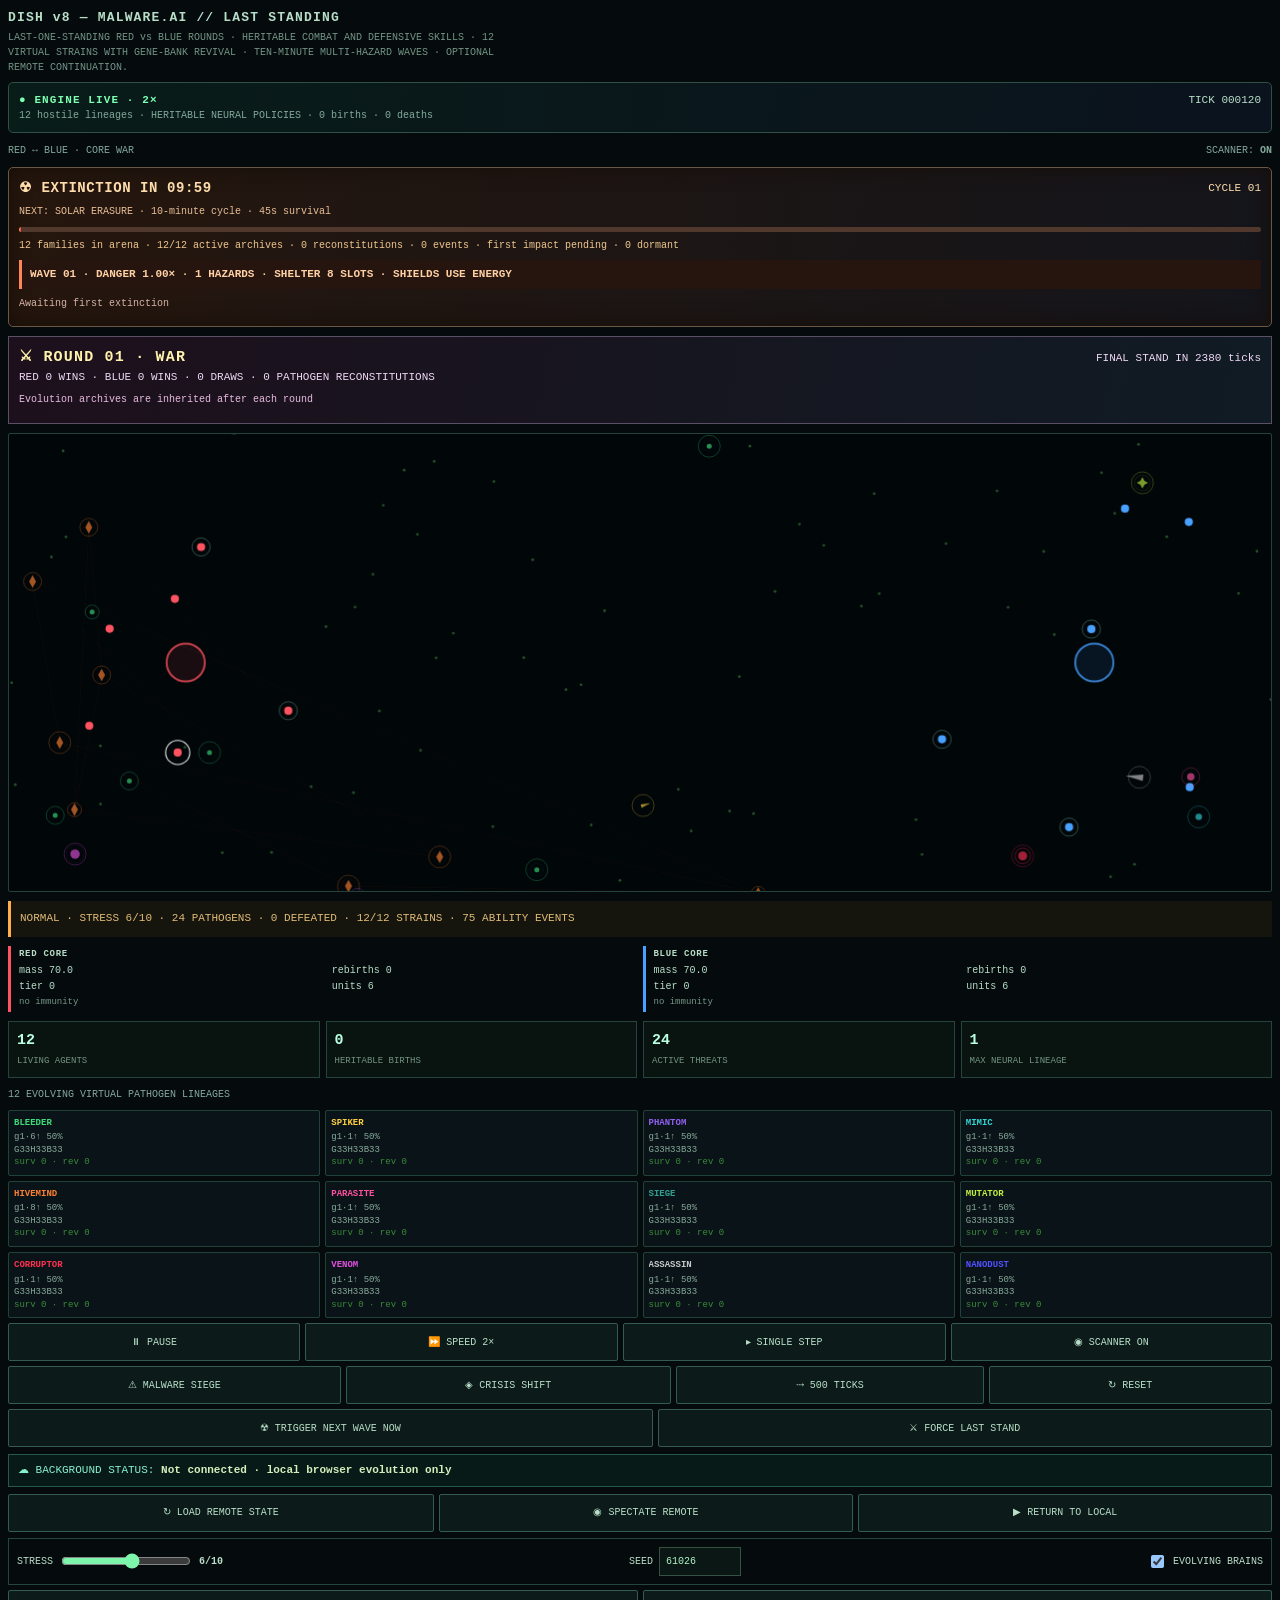
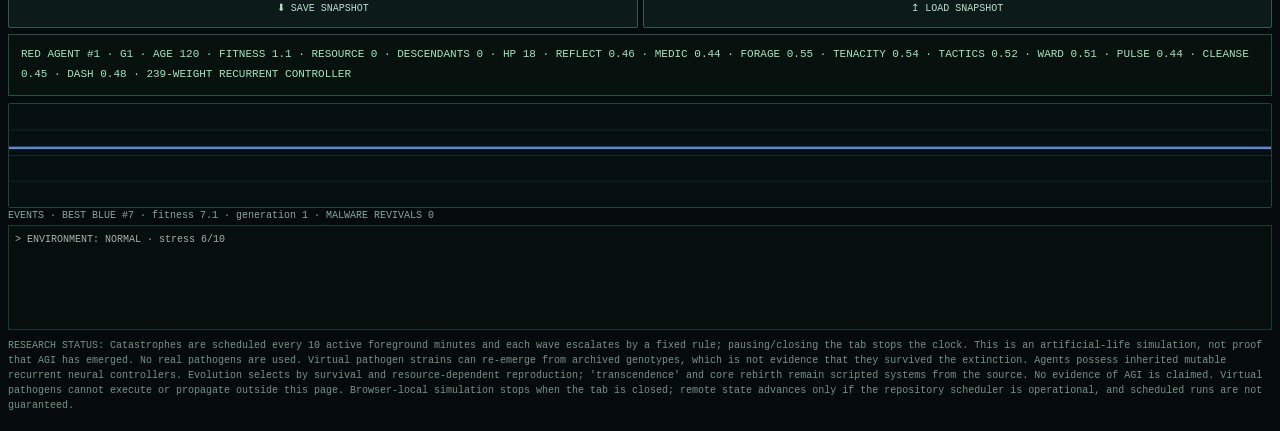
<file: dish-malware-ai-v8-laststand/index.html>
<!DOCTYPE html>
<html lang="en">
<head>
<meta charset="utf-8">
<meta name="viewport" content="width=device-width,initial-scale=1,viewport-fit=cover">
<title>DISH v8 — MALWARE.AI // LAST STANDING</title>
<!-- Self-contained offline simulation. No external dependencies. -->
<style>
:root{
  --bg:#050a0d;--dish:#010609;--ink:#b8dec7;--mut:#739584;
  --red:#ff5361;--blue:#49a1ff;--food:#28502c;--line:#244239;
  --m0:#3ddd7a;--m1:#ffd040;--m2:#9060f0;--m3:#30d4d4;
  --m4:#ff8030;--m5:#ff50a0;--m6:#30a090;--m7:#c0f040;
  --m8:#ff3050;--m9:#e050e0;--m10:#c8c8c8;--m11:#5050ff;
  color-scheme:dark;
  padding-top:env(safe-area-inset-top,0px);
  padding-bottom:env(safe-area-inset-bottom,0px);
}
*{box-sizing:border-box}
body{margin:0;background:var(--bg);color:var(--ink);font:400 11px/1.5 ui-monospace,SFMono-Regular,Menlo,Consolas,monospace;padding:8px}
h1{font-size:13px;font-weight:600;margin:0 0 2px;letter-spacing:.09em}
p.sub{margin:0 0 7px;color:var(--mut);font-size:10px;max-width:84ch}
canvas{display:block;width:100%;height:51vh;min-height:290px;max-height:650px;background:var(--dish);border:1px solid var(--line);border-radius:2px}
.r2{display:grid;grid-template-columns:1fr 1fr;gap:5px;margin:5px 0 3px}
.box{border-left:3px solid;padding:2px 0 2px 8px}
.box.r{border-color:var(--red)}.box.b{border-color:var(--blue)}
.box b{display:block;font-weight:600;font-size:9px;letter-spacing:.08em;margin-bottom:2px}
.box .g2{display:grid;grid-template-columns:1fr 1fr;gap:1px 7px;font-size:10px}
.box .im{color:var(--mut);font-size:9px;margin-top:2px;word-break:break-all}
.cgrid{display:grid;grid-template-columns:repeat(4,1fr);gap:3px;margin:3px 0}
.cbox{font-size:9px;padding:2px 5px;border:1px solid var(--line);border-radius:2px;overflow:hidden}
.cbox .n{font-weight:600;white-space:nowrap;overflow:hidden;text-overflow:ellipsis;margin-bottom:1px}
.cbox .ci{color:var(--mut);font-size:8px;line-height:1.4}
.cbox .ci .st{color:#3a8a3a}
.ctl{display:flex;gap:5px;margin:5px 0}
button{font:inherit;font-size:10px;color:var(--ink);background:transparent;border:1px solid var(--mut);border-radius:2px;padding:4px 10px;cursor:pointer}
button:focus-visible{outline:2px solid var(--blue);outline-offset:2px}
.log{height:44px;overflow:hidden;font-size:9px;color:var(--mut);margin-top:2px}
.note{margin-top:8px;color:var(--mut);font-size:10px}
#lastStand{border:1px solid #5a5066;background:linear-gradient(100deg,#1d101c,#101b24);padding:10px;margin:9px 0;color:#efd8f5}
#lastStand strong{font-size:15px;color:#fff3ae;letter-spacing:.08em}
#roundHistory{font-size:10px;margin:6px 0;color:#e9bbe2}
#remote{border:1px solid #25594e;background:#081a17;padding:7px 9px;font-size:11px;margin:7px 0;color:#88f3cd}
#cloudState{color:#d4efbc}
#lastStand.sudden{border-color:#ff5361;box-shadow:0 0 16px #93203033}

.v5hdr{border:1px solid #315045;padding:9px 10px;margin:7px 0 10px;background:linear-gradient(100deg,#081c18,#0b131e);border-radius:5px}
.live{color:#7cffb2;font-weight:700;letter-spacing:.1em;display:inline-block}
.small{color:#83a99a;font-size:10px}.v5row{display:flex;gap:12px;flex-wrap:wrap;justify-content:space-between;align-items:center}
.pulse{display:inline-block;width:8px;height:8px;background:#46fca1;border-radius:100%;box-shadow:0 0 10px #46fca1;margin-right:8px}
#world{border-left:3px solid #ffaf4a;padding:9px;margin:9px 0;background:#15150e;min-height:36px;color:#e2bb77}
#detail{border:1px solid #254f41;padding:10px 12px;line-height:1.8;background:#07120f;min-height:62px;margin:6px 0;color:#9fe6bb}
#chart{display:block;height:105px;min-height:105px;max-height:105px;width:100%;margin-top:7px}
.grid5{display:grid;grid-template-columns:repeat(4,minmax(0,1fr));gap:6px;margin:9px 0}
.metric{border:1px solid #25443b;padding:8px;background:#091410}.metric b{display:block;font-size:15px;color:#b9ffe3}.metric span{font-size:9px;color:var(--mut)}
#c{touch-action:manipulation}
label{font-size:10px;display:flex;align-items:center;gap:6px}input[type=range]{accent-color:#7df6ac;width:130px} input[type=number]{font:inherit;width:82px;background:#0b1715;color:#aff4c5;border:1px solid #345244;padding:6px}
button{border-color:#345b50;color:#b9dfc8;min-height:38px;background:#0c1b19;flex:1 1 auto}button:active{background:#22503c}
.cgrid{gap:5px}.cbox{background:#0a1418;border-color:#214239;padding:6px 5px;font-size:9px}.cbox .ci{color:#88aa9b;font-size:9px}
.ctl{flex-wrap:wrap}.row-setting{display:flex;justify-content:space-between;gap:8px;align-items:center;flex-wrap:wrap;border:1px solid #25443b;padding:8px;margin-top:6px}
.log{height:105px;overflow:auto;color:#b8cabb;font-size:10px;background:#070f0e;border:1px solid #183d31;padding:6px}
#extHud{border:1px solid #6b5743;background:linear-gradient(100deg,#25160d,#14151b);padding:10px;margin:9px 0;color:#ffdcac;border-radius:5px;box-shadow:inset 0 0 20px #160e08}
#extHud.warning{border-color:#ffa447;background:linear-gradient(100deg,#442b10,#211b12)}
#extHud.impact{border-color:#ff4255;background:linear-gradient(100deg,#451119,#270b19);box-shadow:0 0 25px #5b162866}
#extHud .big{font-size:14px;font-weight:800;letter-spacing:.04em}
#extDetail{margin:5px 0;font-size:10px;color:#eabf97}
#extTrack{height:5px;background:#50382d;border-radius:5px;overflow:hidden;margin-top:8px}
#extFill{height:100%;width:0;background:linear-gradient(90deg,#ffad42,#fb304b);transition:width .15s}
#extTally{color:#f0c78f;font-size:10px;margin:6px 0}
#waveChallenge{margin:7px 0;color:#ffd0a4;border-left:3px solid #ff8559;padding:6px 8px;background:#26150e;font-weight:700;font-size:11px}
#waveHistory{display:flex;flex-wrap:wrap;gap:5px;margin:5px 0;font-size:10px;color:#d6b4a5}
#waveHistory .wave{border:1px solid #65443b;padding:4px 6px;border-radius:3px;background:#21130d}
#waveHistory .gone{color:#ff8190}
@media (max-width:510px){.grid5{grid-template-columns:repeat(2,minmax(0,1fr))}body{padding:9px}h1{font-size:14px}.cgrid{grid-template-columns:repeat(3,minmax(0,1fr))}.r2{gap:9px}.box{padding:6px}.box .g2{grid-template-columns:1fr;font-size:11px}}
</style>
</head>
<body>
<h1>DISH v8 — MALWARE.AI // LAST STANDING</h1>
<p class="sub">LAST-ONE-STANDING RED vs BLUE ROUNDS · HERITABLE COMBAT AND DEFENSIVE SKILLS · 12 VIRTUAL STRAINS WITH GENE-BANK REVIVAL · TEN-MINUTE MULTI-HAZARD WAVES · OPTIONAL REMOTE CONTINUATION.</p>
<div class="v5hdr"><div class="v5row"><span class="live" id="runStatus">◌ STARTING ENGINE…</span><span id="tickStatus">TICK 000000</span></div><div class="small" id="underStatus">Preparing digital organisms</div></div>
<div class="v5row small"><span>RED ↔ BLUE · CORE WAR</span><span>SCANNER: <b id="scannerLabel">OFF</b></span></div>
<div id="extHud" aria-live="polite"><div class="v5row"><span class="big" id="extTitle">☢ EXTINCTION IN 10:00</span><span id="extEpoch">CYCLE 01</span></div><div id="extDetail">HARDER EACH WAVE · escalating multi-hazard extinction · heritable survival</div><div id="extTrack"><div id="extFill"></div></div><div id="extTally">12 potential lineages · survival without guaranteed rescue</div><div id="waveChallenge">WAVE 01 · 1.00× · SINGLE HAZARD</div><div id="waveHistory">Awaiting first extinction</div></div>
<div id="lastStand" aria-live="polite"><div class="v5row"><strong id="roundTitle">⚔ ROUND 01 · LAST ONE STANDING</strong><span id="roundClock">WAR PHASE</span></div><div id="roundScore">RED 0 WINS · BLUE 0 WINS · 0 DRAWS</div><div id="roundHistory">The final surviving faction wins the round. Neural traits are inherited across rounds.</div></div>
<canvas id="c" aria-label="Live simulated ecosystem: red and blue organisms and virtual pathogens"></canvas><div id="world">Initializing ecosystem…</div>
<div class="r2">
  <div class="box r"><b>RED CORE</b>
    <div class="g2"><span id="r-m">—</span><span id="r-rb">—</span><span id="r-t">—</span><span id="r-u">—</span></div>
    <div class="im" id="r-im"></div>
  </div>
  <div class="box b"><b>BLUE CORE</b>
    <div class="g2"><span id="b-m">—</span><span id="b-rb">—</span><span id="b-t">—</span><span id="b-u">—</span></div>
    <div class="im" id="b-im"></div>
  </div>
</div>
<div class="grid5">
 <div class="metric"><b id="statPop">12</b><span>LIVING AGENTS</span></div><div class="metric"><b id="statBirths">0</b><span>HERITABLE BIRTHS</span></div>
 <div class="metric"><b id="statMal">0</b><span>ACTIVE THREATS</span></div><div class="metric"><b id="statBrain">1</b><span>MAX NEURAL LINEAGE</span></div>
</div>
<div class="small" style="margin:8px 0">12 EVOLVING VIRTUAL PATHOGEN LINEAGES</div><div class="cgrid" id="cgrid"></div>
<div class="ctl"><button id="pp">⏸ PAUSE</button><button id="sp">⏩ SPEED 2×</button><button id="one">▸ SINGLE STEP</button><button id="scan">◉ SCANNER ON</button></div>
<div class="ctl"><button id="siege">⚠ MALWARE SIEGE</button><button id="famine">◈ CRISIS SHIFT</button><button id="skip">⤏ 500 TICKS</button><button id="rs">↻ RESET</button></div>
<div class="ctl"><button id="extTest">☢ TRIGGER NEXT WAVE NOW</button><button id="duel">⚔ FORCE LAST STAND</button></div>
<div id="remote">☁ BACKGROUND STATUS: <strong id="cloudState">Not connected · local browser evolution only</strong></div>
<div class="ctl"><button id="cloudOnce">↻ LOAD REMOTE STATE</button><button id="cloudSpectate">◉ SPECTATE REMOTE</button><button id="cloudLocal">▶ RETURN TO LOCAL</button></div>
<div class="row-setting"><label>STRESS <input id="stress" type="range" min="1" max="10" value="6"><b id="stressOut">6/10</b></label><label>SEED <input id="seed" type="number" value="61026" step="1"></label><label><input type="checkbox" id="neural" checked> EVOLVING BRAINS</label></div>
<div class="ctl"><button id="save">⬇ SAVE SNAPSHOT</button><button id="load">↥ LOAD SNAPSHOT</button><input id="file" type="file" accept=".json,application/json" hidden></div>
<div id="detail">TAP ORGANISMS TO INSPECT BRAINS AND EVOLVING DEFENSES. PATHOGENS RECONSTITUTE FROM GENETIC ARCHIVES AFTER EXTINCTION.</div>
<canvas id="chart" aria-label="Population evolution over time"></canvas>
<div class="small">EVENTS · <span id="scoreDetails">Awaiting first epoch</span></div><div class="log" id="log"></div>
<p class="note">RESEARCH STATUS: Catastrophes are scheduled every 10 active foreground minutes and each wave escalates by a fixed rule; pausing/closing the tab stops the clock. This is an artificial-life simulation, not proof that AGI has emerged. No real pathogens are used. Virtual pathogen strains can re-emerge from archived genotypes, which is not evidence that they survived the extinction. Agents possess inherited mutable recurrent neural controllers. Evolution selects by survival and resource-dependent reproduction; 'transcendence' and core rebirth remain scripted systems from the source. No evidence of AGI is claimed. Virtual pathogens cannot execute or propagate outside this page. Browser-local simulation stops when the tab is closed; remote state advances only if the repository scheduler is operational, and scheduled runs are not guaranteed.</p>
<script>
const cv=document.getElementById('c'),ctx=cv.getContext('2d');
let randState=61026;
function reseed(s){randState=(Math.floor(Number(s))>>>0)||61026;}
function R(){randState=(randState+0x6D2B79F5)>>>0;let t=randState;t=Math.imul(t^(t>>>15),t|1);t^=t+Math.imul(t^(t>>>7),t|61);return ((t^(t>>>14))>>>0)/4294967296;}
const cl=(v,a,b)=>Math.max(a,Math.min(b,v)),TAU=Math.PI*2;
const H2=(ax,ay,bx,by)=>Math.hypot(ax-bx,ay-by);
let W,H,U,food,teams,MW,cols,mwt,vfld,tick,flashes,LOG,paused=false,speed=2;
let neuralEnabled=true,worldStress=6,scanner=true,worldShift=0,selectedUnit=0,selectedPathogen=null,unitSeq=1;
let stats={births:0,deaths:0,food:0,abilities:0,pathogenDeaths:0,crises:0};
let history=[];
// Last-one-standing tournaments: actual elimination decides winners; a time-limited
// attrition stage makes endless defensive stalemates possible to resolve.
const ROUND_NORMAL_TICKS=2500, ROUND_STAND_TICKS=950;
let roundNumber=1,roundStartTick=0,roundPhase='WAR',roundScore={red:0,blue:0,draw:0},roundHistory=[];
let pathogenResurrections=0;
let spectating=false,cloudLastSync=0,cloudError='',cloudStatus='LOCAL ONLY';
const CLOUD_STATE_URL='https://raw.githubusercontent.com/reppiks490/builds/main/dish-malware-ai-v8-laststand/state/latest.json';
// CATACLYSM CLOCK: real active foreground time, independent of simulation speed.
const EXT_PERIOD=10*60*1000, EXT_WARN=60*1000, EXT_DURATION=45*1000;
const HAZARDS=[
 {name:'SOLAR ERASURE',gene:'heat',tint:'#ff6c32',icon:'☀'},
 {name:'ABSOLUTE ZERO',gene:'frost',tint:'#90eaff',icon:'❄'},
 {name:'RADIANT COLLAPSE',gene:'ion',tint:'#c0a1ff',icon:'☢'},
 {name:'ENTROPY RUPTURE',gene:'entropy',tint:'#ff4b98',icon:'✧'}
];
// Artificial survival phenotypes. All are bounded numerical alleles; no executable pathogen code.
const SURV_GENES=['heat','frost','ion','entropy','shell','dormancy','sensing','repair','mobility','aegis','forage','resilience'];
function waveDifficulty(epoch){
 const n=Math.max(1,Math.min(10000,Math.floor(Number(epoch)||1))),k=n-1;
 return {epoch:n, multiplier:1+.26*k+.034*Math.pow(k,1.33),
  duration:EXT_DURATION+Math.min(90000,k*6500),
  hazards:[HAZARDS[k%4],...(n>=3?[HAZARDS[n%4]]:[]),...(n>=7?[HAZARDS[(n+1)%4]]:[])],
  capacity:Math.max(1,8-Math.floor(k/2)),refugeRadius:Math.max(.43,1-.045*k),
  erosion:.0015+.00065*k};
}
function geneCrossover(a,b,rate=.15){
 const combined={};for(const k of SURV_GENES)combined[k]=R()<.5?(a?.[k]??.5):(b?.[k]??.5);
 return geneMutate(combined,rate);
}
let activeMs=0,extinctionEpoch=0,cataclysm=null,extinctionReport=[],refugia=[],lastFrameAt=performance.now();
function createRefugia(){
 if(refugia.length)return;
 const challenge=waveDifficulty(extinctionEpoch+1);
 refugia=Array.from({length:3},(_,i)=>({x:W*(.16+.68*R()),y:H*(.18+.64*R()),r:(21+R()*16)*challenge.refugeRadius,integrity:1}));
 add_log('REFUGIA · '+challenge.capacity+' protected slots per shelter · shrinking protection at wave '+challenge.epoch);
}
function nearestRefuge(m){return refugia.reduce((best,r)=>{const d=H2(m.x,m.y,r.x,r.y);return !best||d<best.d?{r,d}:best},null);}

function aliveStrains(){return Array.from({length:12},(_,type)=>type).filter(i=>!cols[i]?.extinct).length;}
function countdown(ms){const s=Math.max(0,Math.ceil(ms/1000));return String(Math.floor(s/60)).padStart(2,'0')+':'+String(s%60).padStart(2,'0');}
function geneSeed(){return Object.fromEntries(SURV_GENES.map(k=>[k,cl(.17+R()*.75,.02,.98)]));}
// Mutation operates on individual genomes, not arbitrary colony-wide stat bonuses.
function geneMutate(parent,rate=.15){return Object.fromEntries(SURV_GENES.map(k=>[k,cl((parent?.[k]??.5)+(R()-.5)*rate,.02,.98)]));}
function catStatus(){if(cataclysm?.active)return 'impact';const left=EXT_PERIOD-(activeMs%EXT_PERIOD);return left<=EXT_WARN?'warning':'calm';}
function startCataclysm(manual=false){
 if(cataclysm?.active)return false;
 createRefugia();
 extinctionEpoch++;
 const challenge=waveDifficulty(extinctionEpoch);
 const hazard=challenge.hazards[0];
 cataclysm={active:true,manual,start:activeMs,end:activeMs+challenge.duration,nextPulse:activeMs+1000,hazard,challenge,
 initial:MW.length,previous:aliveStrains(),dead:0,spores:0};
 for(const m of MW){m.extSurvivor=false;}
 add_log('☢ WAVE '+extinctionEpoch+' | '+challenge.multiplier.toFixed(2)+'× | '+challenge.hazards.map(h=>h.name).join(' + ')+' | '+aliveStrains()+' lineages');
 return true;
}
function pulseCataclysm(){
 if(!cataclysm?.active)return;
 const ch=cataclysm.challenge||waveDifficulty(extinctionEpoch);
 // Shelters are spatial and overcrowdable. A lineage cannot protect itself by
 // simply setting a bit: reaching refuge, getting a slot, and paying energy matter.
 const protectedIds=new Set();
 for(const r of refugia){
  const crowd=MW.filter(m=>m.hp>0&&H2(m.x,m.y,r.x,r.y)<r.r&&r.integrity>.12);
  crowd.sort((a,b)=>((b.survival?.mobility||.5)+(b.survival?.sensing||.5))-((a.survival?.mobility||.5)+(a.survival?.sensing||.5)) || String(a.id).localeCompare(String(b.id)));
  crowd.slice(0,ch.capacity).forEach(m=>protectedIds.add(m.id));
  r.integrity=Math.max(0,(r.integrity??1)-ch.erosion);
 }
 for(let i=MW.length-1;i>=0;i--){
  const m=MW[i],g=m.survival||geneSeed();
  const resistance=ch.hazards.reduce((a,h)=>a+g[h.gene],0)/ch.hazards.length;
  const innate=cl(resistance*.61+g.shell*.18+g.repair*.045+g.resilience*.07,0,.90);
  const dorm=m.dormant?(.11+.20*(1-g.dormancy)):1;
  const shelter=protectedIds.has(m.id)?(.19+.13*(1-g.sensing)):1;
  // Aegis is stronger than passive armor but has a finite reserve and costs it.
  const aegis=(m.reserve||0)>.06&&g.aegis>.25;
  if(aegis)m.reserve=Math.max(0,m.reserve-(.095+.055*g.aegis)*ch.multiplier);
  const barrier=aegis?(1-.34*g.aegis):1;
  const combinator=1+.19*(ch.hazards.length-1);
  const damage=(1.85+.27*worldStress)*(1-innate)*dorm*shelter*barrier*combinator*ch.multiplier;
  m.hp-=damage;
  if(m.dormant){m.hp+=g.repair*.10;m.reserve=Math.max(0,(m.reserve||0)-.012*ch.multiplier);}
  if(m.hp<=0){brain_upd(m.type,m.drain_done,m.dmg_taken,m.target,m.pheno,m.genome);
   stats.pathogenDeaths++;cataclysm.dead++;MW.splice(i,1);}
 }
 for(const u of U){u.e-=.0045*worldStress*ch.multiplier;if(R()<.045){u.hp-=.03*worldStress*ch.multiplier/(1+u.abilities.ward);}}
 if(food.length>2&&R()<Math.min(.85,.4+.025*(ch.epoch-1)))food.splice(Math.floor(R()*food.length),1);
}
// A dead strain may return by reconstructing an archived genotype, at the cost
// of a growing cooldown and fresh mutations. Recovery is not counted as survival.
function markPathogenExtinct(type,reason='attrition'){
 const b=cols[type];if(b.extinct)return;
 const living=MW.filter(m=>m.type===type&&m.hp>0).sort((a,b)=>b.survived-a.survived);
 if(living[0])b.archive={survival:{...living[0].survival},genome:{...living[0].genome},survived:living[0].survived,id:living[0].id};
 b.extinct=true;b.reviveAt=tick+Math.round(480+(b.respawnCount||0)*170+extinctionEpoch*40);
 add_log(`🧬 ${MWC[type].n} COLLAPSED · archival reconstitution queued in ${b.reviveAt-tick} ticks (${reason})`);
}
function processPathogenRevival(){
 if(cataclysm?.active)return 0;
 let count=0;
 for(let type=0;type<12;type++){
  const b=cols[type];if(!b.extinct||tick<(b.reviveAt||0))continue;
  const archive=b.archive||{survival:b.founderSurvival,genome:mk_strat(),id:'ANCESTRAL-LIBRARY',survived:0};
  if(MW.length>=MAX_MW){b.reviveAt=tick+60;continue;}
  b.extinct=false;b.extinctionTested=true;b.gen++;b.respawnCount=(b.respawnCount||0)+1;
  const parent={survival:geneMutate(archive.survival,.08),reserve:2.5,id:archive.id,survived:archive.survived||0};
  // An archive stores information, not living individuals. Revival creates
  // vulnerable descendants that must independently withstand later waves.
  b.founderSurvival=geneMutate(parent.survival,.22);
  const n=Math.min(3,MAX_MW-MW.length);
  for(let i=0;i<n;i++)MW.push(mk_mw(type,i%2?'blue':'red',parent));
  pathogenResurrections++;count++;
  add_log(`↯ ${MWC[type].n} RECONSTITUTED · archival generation ${b.gen} · ${n} fragile founders · #${b.respawnCount}`);
 }
 return count;
}
function finishCataclysm(){
 if(!cataclysm?.active)return;
 const h=cataclysm.hazard,ch=cataclysm.challenge||waveDifficulty(extinctionEpoch);
 let survived=0,extinctNow=0,spores=0,refugeSurvivors=0;
 for(let type=0;type<12;type++){
  const b=cols[type];b.extinctionTested=true;
  const living=MW.filter(m=>m.type===type&&m.hp>0);
  if(living.length){survived++;b.survivedCataclysms=(b.survivedCataclysms||0)+1;
   for(const m of living){m.extSurvivor=true;m.survived=(m.survived||0)+1;
    if(m.dormant)spores++;if(nearestRefuge(m)?.d<nearestRefuge(m)?.r.r)refugeSurvivors++;m.dormant=false;m.hp=Math.min(m.mhp,m.hp+m.survival.repair*m.mhp*.3);
    if(!b.archive||m.survived>b.archive.survived)b.archive={survival:{...m.survival},genome:{...m.genome},survived:m.survived,id:m.id};}
  } else if(!b.extinct){markPathogenExtinct(type,'cataclysm');extinctNow++;}
 }
 const record={cycle:extinctionEpoch,hazard:ch.hazards.map(x=>x.name).join(' + '),intensity:ch.multiplier,
  duration:ch.duration,strains:survived,lost:extinctNow,spores,refugeSurvivors,dead:cataclysm.dead,revivals:pathogenResurrections};
 extinctionReport.unshift(record);if(extinctionReport.length>20)extinctionReport.pop();
 add_log('☢ AFTERMATH W'+extinctionEpoch+': '+survived+'/12 lines · '+extinctNow+' extinct · '+spores+' dormant · '+refugeSurvivors+' sheltered');
 cataclysm=null;refugia=[];
}
function advanceExtinctionClock(delta){
 if(!Number.isFinite(delta)||delta<=0)return;
 const previous=activeMs;activeMs+=delta;
 if(!cataclysm?.active&&EXT_PERIOD-(activeMs%EXT_PERIOD)<=EXT_WARN)createRefugia();
 // Fixed ten-minute real active-time cadence, unaffected by 1×–8× simulation speed.
 if(!cataclysm?.active&&Math.floor(previous/EXT_PERIOD)<Math.floor(activeMs/EXT_PERIOD))startCataclysm(false);
 if(cataclysm?.active){
  let pulses=0;while(cataclysm.active&&activeMs>=cataclysm.nextPulse&&pulses++<180){pulseCataclysm();cataclysm.nextPulse+=1000;}
  if(activeMs>=cataclysm.end)finishCataclysm();
 }
}
const CRISES=['NORMAL','FAMINE','TOXIC BLOOM','PREDATOR SURGE','SOLAR STATIC','RECOVERY'];
function crisis(){return CRISES[(worldShift+Math.floor(tick/650))%CRISES.length];}

// ── 12 MALWARE TYPES ─────────────────────────────────────────────────────────
const MWC=[
  {n:'BLEEDER', s:1.65,d:.009, h:18,r:52, a:.13,  cap:7,i:46 },
  {n:'SPIKER',  s:3.4, d:1.9,  h:9, r:26, a:.025, cap:3,i:90 },
  {n:'PHANTOM', s:.72, d:.017, h:38,r:70, a:.0,   cap:2,i:148},
  {n:'MIMIC',   s:1.2, d:.013, h:22,r:44, a:.05,  cap:3,i:112},
  {n:'HIVEMIND',s:1.45,d:.008, h:16,r:120,a:.09,  cap:8,i:68 },
  {n:'PARASITE',s:2.0, d:.012, h:12,r:40, a:.08,  cap:4,i:98 },
  {n:'SIEGE',   s:.85, d:.007, h:30,r:110,a:.10,  cap:3,i:118},
  {n:'MUTATOR', s:1.8, d:.011, h:20,r:48, a:.09,  cap:3,i:104},
  {n:'CORRUPTOR',s:2.2,d:.0,   h:16,r:36, a:.06,  cap:2,i:135},
  {n:'VENOM',   s:1.3, d:.008, h:26,r:55, a:.10,  cap:4,i:108},
  {n:'ASSASSIN',s:2.6, d:.015, h:14,r:32, a:.03,  cap:3,i:118},
  {n:'NANODUST',s:.58, d:.005, h:55,r:84, a:.02,  cap:2,i:168},
];
const MCSS=['--m0','--m1','--m2','--m3','--m4','--m5','--m6','--m7','--m8','--m9','--m10','--m11'];
const MAX_MW=42;
const UNIT_PROOF=new Set([1,2,3,5,7,8,11]);

// ── 3 PHENOTYPES ─────────────────────────────────────────────────────────────
// GHOST: stealth — invisible approach, unit evasion, waits for opening
// HUNTER: balanced — intelligent mode-switching, full situational awareness
// BERSERKER: aggression — straight charge, ignores damage, max speed, high visibility
const PHN=[
  {spd:.72,camo:.22,patience:.85,bold:.18,agg:.28},// 0 GHOST
  {spd:1.0, camo:1.0, patience:.50,bold:.50,agg:.50},// 1 HUNTER
  {spd:1.55,camo:1.9, patience:.08,bold:1.0, agg:1.0}, // 2 BERSERKER
];
const PHN_N=['G','H','B'];// display abbreviations

function pick_pheno(type){
  const pd=cols[type].pheno_dist,r=R();
  if(r<pd[0])return 0;if(r<pd[0]+pd[1])return 1;return 2;
}
function apply_pheno(genome,pheno){
  const p=PHN[pheno],lr=.6;
  genome.spd=   cl(genome.spd*(1-lr+p.spd*lr),.3,4.2);
  genome.camo=  cl(genome.camo*(1-lr)+p.camo*lr,.0,2.5);
  genome.patience=cl(genome.patience*(1-lr)+p.patience*lr,.0,1);
  genome.bold=  cl(genome.bold*(1-lr)+p.bold*lr,.0,1);
  genome.agg=   cl(genome.agg*(1-lr)+p.agg*lr,.0,1);
  return genome;
}

// ── COLONY BRAIN v2 ──────────────────────────────────────────────────────────
// Two-track evolution: vs_red and vs_blue evolve independently,
// letting each strain specialize tactics per opponent.
// Phenotype distribution evolves via softmax over phenotype fitness.
// Extinction pressure triggers mutation storm.
// Generation history enables ancestral recall when stuck.
// Cross-strain knowledge sharing spreads winning strategies.

function mk_strat(){
  return{spd:1,camo:1,patience:.5,bold:.5,mut:.14,agg:.5,
    fit_hist:Array(8).fill(.5),last_fit:.5,
    mom:{spd:0,camo:0,patience:0,bold:0,mut:0,agg:0}};}
function mk_brain(){
   return{gen:1,tot_drain:0,tot_deaths:0,tot_dmg:0,rebirths:0,
     elite_by_target:{red:[],blue:[]},
    strat:mk_strat(),vs_red:mk_strat(),vs_blue:mk_strat(),
    history:[],// {gen,fit,spd,camo,patience,bold,mut,agg}
    pheno_dist:[1/3,1/3,1/3],// ghost%,hunter%,berserker%
    pheno_fit:[.5,.5,.5],pheno_deaths:[0,0,0],
    storm:false,storm_t:0,extinct:false,extinctionTested:false,
    founderSurvival:geneSeed(),survivedCataclysms:0,reviveAt:0,respawnCount:0,archive:null,
    consec_low:0,last_shift:'',adapt_vel:0};}

function mk_genome(type,target){
  const b=cols[type];
  const vs=target==='red'?b.vs_red:b.vs_blue;
  const r=Math.max(vs.mut,b.strat.mut)*(b.storm?.5:1);
  // blend 60% vs-target + 40% global
  const elite=b.elite_by_target?.[target];
   const ancestry=(elite?.length&&R()<.86)?elite[Math.floor(R()*Math.min(3,elite.length))].genes:null;
   const blend=k=>ancestry?(ancestry[k]*.73+vs[k]*.27):(vs[k]*.6+b.strat[k]*.4);
  return{spd:cl(blend('spd')+(R()-.5)*r,.3,3.5),
    camo:cl(blend('camo')+(R()-.5)*r*.4,.0,2.5),
    patience:cl(blend('patience')+(R()-.5)*r,.0,1),
    bold:cl(blend('bold')+(R()-.5)*r,.0,1),
    mut:cl(blend('mut')+(R()-.5)*r*.3,.04,.65),
    agg:cl(blend('agg')+(R()-.5)*r,.0,1)};}

function strat_upd(s,fit){
  s.fit_hist.push(fit);s.fit_hist.shift();
  const avg=s.fit_hist.reduce((a,c)=>a+c,0)/8;
  const delta=avg-s.last_fit;s.last_fit=avg;
  let big=0,bigk='';
  for(const k of['spd','camo','patience','bold','agg']){
    const n=(R()-.5)*s.mut;
    s.mom[k]=s.mom[k]*.75+(delta>=0?1:-.6)*s.mom[k]*.055+n*.4;
    const old=s[k];s[k]=cl(s[k]+s.mom[k],.05,2.5);
    const sh=Math.abs(s[k]-old);if(sh>big){big=sh;bigk=k;}
  }
  s.mut=cl(s.mut+(avg<.3?.007:-.003),.04,.65);
  return{big,bigk,avg,delta};}

function evolve_pheno(b){
  // softmax over pheno fitness to shift distribution
  const pf=b.pheno_fit;
  const mx=Math.max(...pf);
  const ep=pf.map(f=>Math.exp((f-mx)*5));
  const se=ep.reduce((a,c)=>a+c,0);
  const nd=ep.map(e=>e/se);
  for(let i=0;i<3;i++)b.pheno_dist[i]=b.pheno_dist[i]*.94+nd[i]*.06;}

function brain_upd(type,drain,dmg,target,pheno,genome){
  const b=cols[type];b.tot_drain+=drain;b.tot_deaths++;b.tot_dmg+=dmg;
  // multi-objective fitness: drain efficiency + significant drain bonus
  const eff=drain/(1+drain+dmg*.4);
  const bonus=drain>0.5?.18:drain>0.1?.06:0;
const fit=cl(eff+bonus,0,1);
   // Actual survival/impact-based genotype retention: successful pathogen
   // variants seed future mutations for the same target population.
   if(genome&&b.elite_by_target){
     const pool=b.elite_by_target[target];
     const genes=Object.fromEntries(['spd','camo','patience','bold','mut','agg'].map(k=>[k,genome[k]]));
     const ix=pool.findIndex(a=>Object.keys(genes).reduce((d,k)=>d+Math.abs(a.genes[k]-genes[k]),0)<.05);
     if(ix<0)pool.push({fit,genes});else if(fit>pool[ix].fit)pool[ix]={fit,genes};
     pool.sort((a,b)=>b.fit-a.fit);if(pool.length>6)pool.length=6;
   }
   // update both vs-target and global strategy
  const vs=target==='red'?b.vs_red:b.vs_blue;
  strat_upd(vs,fit);
  const {big,bigk,avg}=strat_upd(b.strat,fit);
  if(big>.09){b.last_shift=bigk+'→'+b.strat[bigk].toFixed(2);
    if(b.tot_deaths%12===1)add_log(`${MWC[type].n} brain: ${b.last_shift} fit=${Math.round(avg*100)}%`);}
  // phenotype fitness update
  if(pheno!==undefined){
    b.pheno_fit[pheno]=b.pheno_fit[pheno]*.88+fit*.12;
    b.pheno_deaths[pheno]++;
    evolve_pheno(b);}
  // consecutive low fitness tracking
  if(fit<.22)b.consec_low++;else b.consec_low=Math.max(0,b.consec_low-1);
  // ancestral recall: if stuck, revert to best historical strategy
  if(b.consec_low>=5&&b.history.length>0){
    const best=b.history.reduce((a,h)=>h.fit>a.fit?h:a,b.history[0]);
    if(best.fit>b.strat.last_fit+.1){
      for(const k of['spd','camo','patience','bold','mut','agg'])b.strat[k]=best[k];
      b.consec_low=0;
      add_log(`${MWC[type].n} ANCESTRAL RECALL — gen${best.gen} restored (${Math.round(best.fit*100)}%)`);}}
  // log per-target divergence
  const div=Math.abs(b.vs_red.last_fit-b.vs_blue.last_fit);
  if(div>.28&&b.tot_deaths%22===1)
    add_log(`${MWC[type].n}: R-strat vs B-strat diverged Δ${Math.round(div*100)}%`);}

function check_extinction(type){
  const b=cols[type];
  if(b.storm_t>0){b.storm_t--;if(b.storm_t===0){b.storm=false;return;}}
  if(tick%(62)!==(type*5)%62)return;
  const active=MW.filter(m=>m.type===type).length;
  if(b.consec_low>=4||(active===0&&b.tot_deaths>8&&b.strat.last_fit<.2)){
    b.storm=true;b.storm_t=90;
    b.strat.mut=Math.min(.65,b.strat.mut*2.6);
    b.vs_red.mut=b.vs_blue.mut=b.strat.mut;
    // reset phenotype distribution to explore all three equally
    b.pheno_dist=[1/3,1/3,1/3];
    add_log(`${MWC[type].n} EXTINCTION — mutation storm gen${b.gen} (mut×2.6)`);}}

function knowledge_share(){
  if(tick%260!==0)return;
  let best_t=0,best_f=0;
  for(let i=0;i<12;i++){if(cols[i].strat.last_fit>best_f){best_f=cols[i].strat.last_fit;best_t=i;}}
  if(best_f<.3)return;
  const ws=cols[best_t].strat;
  for(let i=0;i<12;i++){if(i===best_t)continue;
    const s=cols[i].strat;
    for(const k of['spd','patience','bold','agg'])
      s[k]=cl(s[k]*.88+ws[k]*.12+(R()-.5)*.04,.05,2.5);}
  add_log(`${MWC[best_t].n} broadcasting superiority (fit ${Math.round(best_f*100)}%) — 11 strains absorbing`);}

// ── GENE SYSTEM ──────────────────────────────────────────────────────────────
const BASE_G=()=>({spd:1.4,sense:70,atk:2,def:1.5,split:12});
function mut_g(g,p=0){const r=.12+p*.24;
  return{spd:cl(g.spd*(1+(R()-.5)*r),.45,5.5),sense:cl(g.sense*(1+(R()-.5)*r),22,195),
    atk:cl(g.atk*(1+(R()-.5)*r),.35,9),def:cl(g.def*(1+(R()-.5)*r),.15,7),
    split:cl(g.split*(1+(R()-.5)*r*.65),4,30)};}
function transcend_g(g,tier){const b=.2+tier*.09;
  return{spd:cl(g.spd*(1+b),.45,6),sense:cl(g.sense*(1+b),22,235),
    atk:cl(g.atk*(1+b),.35,13),def:cl(g.def*(1+b),.15,11),
    split:cl(g.split*(1+b*.5),4,24)};}

// ── RECURRENT NEUROEVOLUTION (NOT A CLAIM OF AGI) ─────────────────────────────
// A fixed 13→8 recurrent→7 network; 239 inherited weights. Selection acts
// through survival, resource harvest, and reproduction, not a scripted winning score.
const NN_IN=13,NN_H=8,NN_OUT=7, NN_GENES=NN_IN*NN_H+NN_H*NN_H+NN_H+NN_H*NN_OUT+NN_OUT;
function mkBrain(parent,pressure=0){
  const g=parent?parent.slice():Array.from({length:NN_GENES},()=> (R()-.5)*1.4);
  if(parent)for(let i=0;i<g.length;i++)if(R()<.09+pressure*.16)g[i]=cl(g[i]+(R()-.5)*(.5+pressure),-3,3);
  return g;
}
function mkAbilities(parent,p=0){const a=parent?{...parent}:{ward:.5,pulse:.5,cleanse:.5,dash:.5,reflect:.5,medic:.5,forage:.5,tactics:.5,tenacity:.5};
 for(const k of ['ward','pulse','cleanse','dash','reflect','medic','forage','tactics','tenacity'])a[k]??=.5;
 for(const k of Object.keys(a))a[k]=cl(a[k]+(R()-.5)*(.14+p*.14),0.05,2);return a;}
function scoreUnit(u){return u.harvest*3+u.births*4+u.damage*.25+Math.min(600,u.age)*.009;}
function neuralAct(u){
 const near=(arr,accept)=>{let best=null,dd=1e9;for(const q of arr)if(accept(q)){const d=(u.x-q.x)**2+(u.y-q.y)**2;if(d<dd){dd=d;best=q;}}return best;};
 const f=near(food,()=>true),e=near(U,q=>q!==u&&q.t!==u.t),m=near(MW,q=>q.target===u.t&&!is_imm(q.target,q.type,q.gen));
 const T=teams[u.t];const offset=(q,i)=>q?cl((q[i]-u[i])/140,-1,1):0;
 const input=[offset(f,'x'),offset(f,'y'),offset(e,'x'),offset(e,'y'),offset(m,'x'),offset(m,'y'),
   offset(T,'x'),offset(T,'y'),cl(u.hp/u.mx,0,1),cl(u.e/22,0,1),T.pressure,worldStress/10,1];
 const h=Array(NN_H).fill(0),g=u.brain;let n=0;
 for(let i=0;i<NN_IN;i++)for(let j=0;j<NN_H;j++)h[j]+=input[i]*g[n++];
 for(let i=0;i<NN_H;i++)for(let j=0;j<NN_H;j++)h[j]+=u.memory[i]*g[n++];
 for(let j=0;j<NN_H;j++)h[j]=Math.tanh(h[j]+g[n++]);
 const o=Array(NN_OUT).fill(0);
 for(let i=0;i<NN_H;i++)for(let j=0;j<NN_OUT;j++)o[j]+=h[i]*g[n++];
 for(let j=0;j<NN_OUT;j++)o[j]=Math.tanh(o[j]+g[n++]);
 u.memory=h;u.intent=o;return o;
}
function adaptiveAbility(u){
 if(!neuralEnabled||!u.intent)return;
 const a=u.intent;
 // Heritable ability traits determine effect and metabolism; neural choices determine use.
 const wasShield=u.shield;
 u.shield=(a[4]>.15&&u.e>2);
 if(u.shield){u.e-=.012*u.abilities.ward;if(!wasShield)stats.abilities++;}
 if(a[5]>.50&&u.abilities.pulse>.40&&u.e>4&&tick-u.pulseAt>75){
  u.pulseAt=tick;u.e-=1.2;stats.abilities++;
  for(const m of MW)if(m.target===u.t&&!is_imm(m.target,m.type,m.gen)&&H2(u.x,u.y,m.x,m.y)<30+u.abilities.pulse*20){m.hp-=u.g.atk*.65*u.abilities.pulse;m.dmg_taken+=u.g.atk*.65*u.abilities.pulse;u.damage+=u.g.atk*.65*u.abilities.pulse;}
  flashes.push({x:u.x,y:u.y,t:0,team:u.t,rb:false});
 }
 if(a[6]>.54&&u.abilities.cleanse>.4&&u.e>3&&(u.corrupted||u.venomed)){
   if(u.corrupted&&R()<u.abilities.cleanse*.065){u.corrupted=false;u.ctimer=0;u.e-=1;stats.abilities++;}
   if(u.venomed&&R()<u.abilities.cleanse*.065){u.venomed=false;u.vtimer=0;u.e-=1;stats.abilities++;}
 }
}

// ── UNITS ────────────────────────────────────────────────────────────────────
const rad=u=>2.5+u.m*1.6;
function mk_u(t,x,y,g,m,parent=null){
   const T=teams[t],mx=(10+8*m)*(1+.3*T.tier)*(1+.22*T.rebirths);
   const ancestor=parent||T.elite;
   return{id:unitSeq++,t,x,y,a:R()*TAU,hp:mx,mx,m,e:5,g,brain:mkBrain(ancestor?.brain,T.pressure),
     abilities:mkAbilities(ancestor?.abilities,T.pressure),memory:Array(NN_H).fill(0),intent:Array(NN_OUT).fill(0),
     gen:(ancestor?.gen||0)+1,age:0,harvest:0,births:0,damage:0,pulseAt:-999,shield:false,
     corrupted:false,ctimer:0,venomed:false,vtimer:0};}

// ── MALWARE FACTORY ──────────────────────────────────────────────────────────
let _hid=0;
function mk_mw(type,target,parent=null,mate=null){
  const cfg=MWC[type],b=cols[type],gen=b.gen,sc=1+(gen-1)*.28,T=teams[target];
  const pheno=pick_pheno(type);
  let genome=mk_genome(type,target);
  apply_pheno(genome,pheno);
  if(b.storm)genome.mut=Math.min(.65,genome.mut*1.8);// storm → more varied offspring
  let x,y;const e=Math.floor(R()*4);
  if(e===0){x=R()*W;y=-14}else if(e===1){x=R()*W;y=H+14}
  else if(e===2){x=-14;y=R()*H}else{x=W+14;y=R()*H}
  // Spawn from a living parent's individual survival genotype after first catastrophe.
  // Founder genomes are permitted only before the first extinction trial.
  const survival=mate?geneCrossover(parent?.survival,mate.survival,.16):geneMutate(parent?.survival||b.founderSurvival,.16);
  const m={type,target,gen,genome,pheno,x,y,survival,
    reserve:cl((parent?.reserve??4)*.48+R()*2.5,1,8),
    ancestor:parent?.id||null,coAncestor:mate?.id||null,survived:parent?.survived||0,dormant:false,extSurvivor:false,
    id:'M'+(++_hid),
    a:Math.atan2(T.y-y,T.x-x),
    spd:cfg.s*sc*genome.spd*(1-.26*survival.shell),drain:cfg.d*(1+(gen-1)*.22)*(1-.34*survival.shell),
    hp:cfg.h*sc,mhp:cfg.h*sc,phase:R()*TAU,drain_done:0,dmg_taken:0,mode:'HUNT'};
  if(type===1)m.wait=pheno===2?0:Math.floor(45+R()*65*genome.patience),m.fired=false;
  if(type===4)m.hive_id=0,m.hive_slot=0;
  if(type===6)m.sieged=false,m.sx=0,m.sy=0,m.retreat=0;
  if(type===7)m.mt=0;
  if(type===8)m.done=false;
  if(type===9)m.phase2=0;
  if(type===10)m.cleared=false;
  return m;}
const is_imm=(team,type,gen)=>teams[team].immune[type].has(gen);

// ── REBIRTH ──────────────────────────────────────────────────────────────────
function rebirth(team,mtype,mgen){
  const T=teams[team];T.rebirths++;
  T.mass=70*Math.pow(1.9,T.rebirths)*(1+T.tier*.45);
  T.immune[mtype].add(mgen);if(mgen>1)T.immune[mtype].add(mgen-1);
  T.pressure=Math.min(1,T.pressure+.4);T.g=transcend_g(T.g,T.tier+T.rebirths);
  // save gen snapshot before incrementing
  const b=cols[mtype];
  b.history.push({gen:b.gen,fit:b.strat.last_fit,
    spd:b.strat.spd,camo:b.strat.camo,patience:b.strat.patience,bold:b.strat.bold,mut:b.strat.mut,agg:b.strat.agg});
  if(b.history.length>6)b.history.shift();
  b.gen++;b.rebirths++;b.consec_low=0;
  const count=9+T.rebirths*2+T.tier*2;
  for(let i=0;i<count;i++)
    U.push(mk_u(team,T.x+(R()-.5)*75,T.y+(R()-.5)*75,mut_g(T.g,T.pressure),1+T.tier*.4+T.rebirths*.3,T.elite));
  flashes.push({x:T.x,y:T.y,t:0,team,rb:true});
  add_log(`${team.toUpperCase()} REBORN — immune to ${MWC[mtype].n} ≤g${mgen} — evolves to g${b.gen}`);}

// ── CONDENSATION ─────────────────────────────────────────────────────────────
function condense(team){
   const T=teams[team],mine=U.filter(u=>u.t===team);if(!mine.length)return;
   const champ=mine.reduce((best,u)=>scoreUnit(u)>scoreUnit(best)?u:best,mine[0]);
   if(!T.elite||scoreUnit(champ)>=T.elite.fitness)T.elite={brain:champ.brain.slice(),abilities:{...champ.abilities},gen:champ.gen,fitness:scoreUnit(champ)};
   let tot=0;const avg={spd:0,sense:0,atk:0,def:0,split:0};
  for(const u of mine){tot+=u.m;for(const k in avg)avg[k]+=u.g[k]*u.m}
  for(const k in avg)avg[k]/=tot;
  T.mass+=tot*.5;T.tier++;T.cond++;T.copies=0;T.thr=Math.round(T.thr*1.45);
  T.g=transcend_g(avg,T.tier);T.pressure=Math.max(0,T.pressure-.08);
  U=U.filter(u=>u.t!==team);
  flashes.push({x:T.x,y:T.y,t:0,team,rb:false});
  for(let i=0;i<5+T.tier+T.rebirths;i++)
    U.push(mk_u(team,T.x+(R()-.5)*50,T.y+(R()-.5)*50,mut_g(T.g,T.pressure),1+T.tier*.35,T.elite));
  add_log(`${team.toUpperCase()} TRANSCENDS tier ${T.tier} ×${(1.2+T.tier*.09).toFixed(2)}`);}

function add_log(msg){LOG.unshift({msg,t:0});if(LOG.length>18)LOG.pop();}

// ── RESET / FIT ──────────────────────────────────────────────────────────────
function fit(){const d=devicePixelRatio||1,rc=cv.getBoundingClientRect();
  W=rc.width;H=rc.height;cv.width=W*d;cv.height=H*d;ctx.setTransform(d,0,0,d,0,0);}
function mk_imm(){return Object.fromEntries([...Array(12)].map((_,i)=>[i,new Set()]));}
function reset(){
  reseed(document.getElementById('seed').value);fit();tick=0;unitSeq=1;selectedUnit=0;selectedPathogen=null;U=[];food=[];MW=[];flashes=[];LOG=[];vfld=[];
   stats={births:0,deaths:0,food:0,abilities:0,pathogenDeaths:0,crises:0};history=[];worldShift=0;
   activeMs=0;extinctionEpoch=0;cataclysm=null;extinctionReport=[];refugia=[];lastFrameAt=performance.now();
   roundNumber=1;roundStartTick=0;roundPhase='WAR';roundScore={red:0,blue:0,draw:0};roundHistory=[];pathogenResurrections=0;
  mwt=Array(12).fill(0);_hid=0;
  cols={};for(let i=0;i<12;i++)cols[i]=mk_brain();
  teams={
red: {x:W*.14,y:H/2,mass:70,copies:0,thr:18,tier:0,cond:0,rebirths:0,pressure:0,immune:mk_imm(),g:BASE_G(),elite:null},
     blue:{x:W*.86,y:H/2,mass:70,copies:0,thr:18,tier:0,cond:0,rebirths:0,pressure:0,immune:mk_imm(),g:BASE_G(),elite:null}
  };
  for(const t of['red','blue'])for(let i=0;i<6;i++){const T=teams[t];
    U.push(mk_u(t,T.x+(R()-.5)*50,T.y+(R()-.5)*50,mut_g(T.g),1));}}

// ── STEP ─────────────────────────────────────────────────────────────────────
function step(){
tick++;
   let env=crisis();if(tick%650===1){stats.crises++;add_log(`ENVIRONMENT: ${env} · stress ${worldStress}/10`);}
   let spawnFood=env==='FAMINE'?.09:env==='RECOVERY'?.95:.61;
   spawnFood=cl(spawnFood*(1.30-worldStress*.055),.035,.98);
   if(roundPhase==='FINAL STAND')spawnFood*=.075;
   if(food.length<165&&R()<spawnFood)food.push({x:R()*W,y:R()*H});
   if(tick%20===0&&env==='TOXIC BLOOM'){for(const u of U)if(R()<.035+worldStress*.008){u.venomed=true;u.vtimer=35+worldStress*4;}}
   if(tick%15===0&&env==='SOLAR STATIC')for(const u of U)u.e-=.02*worldStress;
   if(tick%40===0){history.push({tick,r:U.filter(u=>u.t==='red').length,b:U.filter(u=>u.t==='blue').length,mal:MW.length,rg:teams.red.tier,bg:teams.blue.tier});if(history.length>120)history.shift();}
  for(let i=vfld.length-1;i>=0;i--){vfld[i].ttl--;if(vfld[i].ttl<=0)vfld.splice(i,1);}
  knowledge_share();
  for(let i=0;i<12;i++)check_extinction(i);
  processPathogenRevival();

  const cnt={red:0,blue:0};for(const u of U)cnt[u.t]++;
  const born=[];

for(const u of U){
     const T=teams[u.t];u.age++;if(!neuralEnabled)u.shield=false;
     T.pressure=Math.max(0,T.pressure-.00028);
    if(u.corrupted){u.shield=false;u.ctimer--;if(u.ctimer<=0)u.corrupted=false;}
    if(u.venomed){u.vtimer--;if(u.vtimer<=0)u.venomed=false;}
    if(u.corrupted){
      const T2=teams[u.t];u.a=Math.atan2(T2.y-u.y,T2.x-u.x)+(R()-.5)*.3;
      if(H2(T2.x,T2.y,u.x,u.y)<42)T2.mass-=.015;
    }else{
      let tx=null,ty=null,best=u.g.sense**2,fight=false;
      for(const o of U)if(o.t!==u.t&&!o.corrupted){const d=(o.x-u.x)**2+(o.y-u.y)**2;if(d<best){best=d;tx=o.x;ty=o.y;fight=true}}
      if(!fight)for(const m of MW){
        if(m.target!==u.t||is_imm(m.target,m.type,m.gen)||UNIT_PROOF.has(m.type))continue;
        const d=(m.x-u.x)**2+(m.y-u.y)**2;if(d<best){best=d;tx=m.x;ty=m.y;fight=true}}
      if(fight&&u.hp<u.mx*.28){tx=2*u.x-tx;ty=2*u.y-ty;}
      else if(!fight){best=u.g.sense**2;for(const f of food){const d=(f.x-u.x)**2+(f.y-u.y)**2;if(d<best){best=d;tx=f.x;ty=f.y}}}
      if(tx!==null)u.a=Math.atan2(ty-u.y,tx-u.x);else u.a+=(R()-.5)*.62;
       if(neuralEnabled){
          const z=neuralAct(u),hx=Math.cos(u.a),hy=Math.sin(u.a);
          // Inherited recurrent policy changes the observed movement, no predetermined optimum.
          const nx=z[0]*(0.65+u.abilities.dash*.2),ny=z[1]*(0.65+u.abilities.dash*.2);
          u.a=Math.atan2(hy*.40+ny*.60,hx*.40+nx*.60);
          adaptiveAbility(u);
       }}
    for(const vf of vfld){if(vf.target===u.t&&H2(vf.x,vf.y,u.x,u.y)<vf.r){u.venomed=true;u.vtimer=200;break;}}
    const sv=u.venomed?.65:1,v=u.g.spd*(1.1-.07*u.m)*sv;
    const dash=neuralEnabled&&u.intent[3]>.55&&u.e>1?1+u.abilities.dash*.21:1;
     if(dash>1)u.e-=.008*u.abilities.dash;
     u.x=cl(u.x+Math.cos(u.a)*v*dash,0,W);u.y=cl(u.y+Math.sin(u.a)*v*dash,0,H);
    if(u.x<=0||u.x>=W)u.a=Math.PI-u.a;if(u.y<=0||u.y>=H)u.a=-u.a;
    for(let i=food.length-1;i>=0;i--){const f=food[i];if((f.x-u.x)**2+(f.y-u.y)**2<(rad(u)+3)**2){food.splice(i,1);u.e+=3*(.72+.50*u.abilities.forage);u.harvest++;stats.food++}}
    u.e-=.004*u.g.spd+Math.max(0,u.abilities.tenacity-.75)*.003;
    if(u.e<0)u.hp-=.04/(.6+.5*u.abilities.tenacity);
    u.hp=Math.min(u.mx,u.hp+.015+u.m*.003);
    if(u.e>1.5&&u.intent[4]>.15&&u.abilities.medic>.25&&tick%31===0){
      const healing=.06*u.abilities.medic;u.hp=Math.min(u.mx,u.hp+healing);u.e-=healing*.6;
      for(const ally of U)if(ally!==u&&ally.t===u.t&&H2(u.x,u.y,ally.x,ally.y)<24){ally.hp=Math.min(ally.mx,ally.hp+healing*.45);break;}
    }
    if(roundPhase!=='FINAL STAND'&&u.e>=u.g.split&&cnt[u.t]<92&&!u.corrupted){
u.e-=u.g.split*.62;cnt[u.t]++;T.copies++;u.births++;stats.births++;
       born.push(mk_u(u.t,u.x+(R()-.5)*9,u.y+(R()-.5)*9,mut_g(u.g,T.pressure),u.m,u));}}

  for(let i=0;i<U.length;i++)for(let j=i+1;j<U.length;j++){
    const a=U[i],b=U[j];
    const hostile=(a.t!==b.t)||(a.corrupted&&!b.corrupted)||(b.corrupted&&!a.corrupted);
    if(!hostile)continue;
    if((a.x-b.x)**2+(a.y-b.y)**2<(rad(a)+rad(b)+2)**2){
const aa=a.g.atk*(a.venomed?.6:1)*(1+(neuralEnabled?Math.max(0,a.intent[2])*.25:0)),
             ba=b.g.atk*(b.venomed?.6:1)*(1+(neuralEnabled?Math.max(0,b.intent[2])*.25:0));
       const da=Math.max(.05,aa-b.g.def*.5)*.12*(b.shield?1/(1+b.abilities.ward):1),
             db=Math.max(.05,ba-a.g.def*.5)*.12*(a.shield?1/(1+a.abilities.ward):1);
       // Evolved reflect ability consumes the defender's energy and punishes
       // indiscriminate aggression without a guaranteed advantage.
       if(b.shield&&b.e>.6&&b.abilities.reflect>.3){a.hp-=da*b.abilities.reflect*.11;b.e-=.004*b.abilities.reflect;}
       if(a.shield&&a.e>.6&&a.abilities.reflect>.3){b.hp-=db*a.abilities.reflect*.11;a.e-=.004*a.abilities.reflect;}
       const as=U.some(q=>q!==a&&q.t===a.t&&H2(q.x,q.y,a.x,a.y)<22),bs=U.some(q=>q!==b&&q.t===b.t&&H2(q.x,q.y,b.x,b.y)<22);
       if(as&&a.e>1){b.hp-=da*a.abilities.tactics*.14;a.e-=.003*a.abilities.tactics;}
       if(bs&&b.e>1){a.hp-=db*b.abilities.tactics*.14;b.e-=.003*b.abilities.tactics;}
       b.hp-=da;a.hp-=db;a.damage+=da;b.damage+=db;}}

  const nxt=[];
for(const u of U){if(u.hp>0){nxt.push(u);continue}
     stats.deaths++;teams[u.t].pressure=Math.min(1,teams[u.t].pressure+.013);
    if(u.m>=2){for(let k=0;k<2;k++){const s=mk_u(u.t,u.x+(R()-.5)*15,u.y+(R()-.5)*15,mut_g(u.g,teams[u.t].pressure),u.m/2,u);s.hp=s.mx*.42;nxt.push(s);}}}
  U=nxt.concat(born);

  for(const t of['red','blue']){const T=teams[t];
    if(roundPhase!=='FINAL STAND'&&U.filter(u=>u.t===t&&!u.corrupted).length<3&&tick%30===0)
      for(let i=0;i<4;i++)U.push(mk_u(t,T.x+(R()-.5)*38,T.y+(R()-.5)*38,mut_g(T.g,T.pressure),1+T.tier*.3+T.rebirths*.2,T.elite));}

  for(const t of['red','blue'])if(teams[t].copies>=teams[t].thr)condense(t);

  // spawn
  if(MW.length<MAX_MW&&!cataclysm?.active){
    for(let type=0;type<12;type++){
      if(cols[type].extinct)continue;
      const livingParents=MW.filter(m=>m.type===type&&m.hp>0);
      if(cols[type].extinctionTested&&!livingParents.length){markPathogenExtinct(type,'no active progenitors');continue;}
      const capable=livingParents.filter(m=>!m.dormant);
      if(!capable.length&&livingParents.length)continue; // spores don't reproduce
      const parent=capable.length?capable[Math.floor(R()*capable.length)]:null;
      const mate=capable.length>1&&R()<.42?capable[Math.floor(R()*capable.length)]:null;
      mwt[type]++;const cfg=MWC[type],active=MW.filter(m=>m.type===type).length;
      const threatScale=(.65+worldStress*.13)*(env==='PREDATOR SURGE'?1.65:1);
       if(mwt[type]>=cfg.i/threatScale&&active<cfg.cap&&MW.length<MAX_MW){
        mwt[type]=0;const target=R()<.5?'red':'blue';
        if(type===4){const hid=_hid++;for(let sl=0;sl<4&&MW.length<MAX_MW;sl++){const m=mk_mw(4,target,parent,mate);m.hive_id=hid;m.hive_slot=sl;MW.push(m);}}
        else{MW.push(mk_mw(type,target,parent,mate));if(type===0&&active<cfg.cap-1&&MW.length<MAX_MW)MW.push(mk_mw(0,R()<.5?'red':'blue',parent,mate));}}}}

  // ── MALWARE STEP ──
  for(let mi=MW.length-1;mi>=0;mi--){
    const m=MW[mi],T=teams[m.target],cfg=MWC[m.type];
    m.phase+=.05;
    if(is_imm(m.target,m.type,m.gen)){
m.hp-=.9;
       if(m.hp<=0){brain_upd(m.type,m.drain_done,m.dmg_taken,m.target,m.pheno,m.genome);MW.splice(mi,1);stats.pathogenDeaths++;}continue;}
    // A warning is public sensory information. Heritable sensing and dormancy
    // determine whether an individual foregoes attacking to attempt survival.
    const warning=catStatus()==='warning';
    if(warning&&!m.dormant&&tick%59===0&&R()<.007+.13*m.survival.sensing*m.survival.dormancy)m.dormant=true;
    // Sensor-bearing lineages can sacrifice attack opportunities to seek
    // spatial shelters in the last minute before a catastrophe.
    if(warning&&!m.dormant&&refugia.length&&m.survival.sensing>.48){
      const safe=nearestRefuge(m);
      if(safe&&safe.d>safe.r.r*.6){
       m.a=Math.atan2(safe.r.y-m.y,safe.r.x-m.x);
       m.x=cl(m.x+Math.cos(m.a)*m.spd*(.73+.54*m.survival.mobility),0,W);
       m.y=cl(m.y+Math.sin(m.a)*m.spd*(.73+.54*m.survival.mobility),0,H);
      }
      m.mode='REFUGE';continue;
    }
    if(m.dormant){
      m.hp=Math.min(m.mhp,m.hp+m.survival.repair*.003);
      if(!warning&&!cataclysm?.active)m.dormant=false;
      else continue;
    }
    const dx=T.x-m.x,dy=T.y-m.y,dist=H2(T.x,T.y,m.x,m.y);

    // ── SITUATIONAL MODE (HUNTER only; GHOST evades; BERSERKER always rushes) ──
    if(m.pheno===2){// BERSERKER: ignore everything, charge
      m.mode='RUSH';
    }else if(m.pheno===0){// GHOST: assess unit density
      const eu=U.filter(u=>u.t===m.target&&!u.corrupted&&H2(u.x,u.y,m.x,m.y)<72).length;
      m.mode=eu>3?'GHOST':'HUNT';
    }else{// HUNTER: full situational awareness
      const eu=U.filter(u=>u.t===m.target&&!u.corrupted&&H2(u.x,u.y,m.x,m.y)<72).length;
      const allies=MW.filter(a=>a!==m&&a.target===m.target&&H2(a.x,a.y,m.x,m.y)<90).length;
      const hp_pct=m.hp/m.mhp;
      if(hp_pct<.2&&m.genome.bold<.35)m.mode='RETREAT';
      else if(eu>5&&m.genome.camo<.6)m.mode='GHOST';
      else if(dist>95&&allies>=2&&m.genome.patience>.55)m.mode='SIEGE';
      else m.mode='HUNT';}

    // GHOST unit evasion (applied after type movement)
    let ghost_evade_x=0,ghost_evade_y=0;
    if(m.mode==='GHOST'&&!UNIT_PROOF.has(m.type)){
      const eu=U.filter(u=>u.t===m.target&&!u.corrupted&&H2(u.x,u.y,m.x,m.y)<65);
      for(const u of eu){ghost_evade_x+=m.x-u.x;ghost_evade_y+=m.y-u.y;}}

    // RUSH mode: direct charge ignores type-specific logic for most types
    if(m.mode==='RUSH'&&m.type!==8){
      m.a=Math.atan2(dy,dx);
      m.x+=Math.cos(m.a)*m.spd*1.3;m.y+=Math.sin(m.a)*m.spd*1.3;
    }else{
      // ── TYPE-SPECIFIC MOVEMENT ──
      switch(m.type){
        case 0:m.a=Math.atan2(dy,dx)+(R()-.5)*.35*(1-m.genome.agg*.3);
          m.x+=Math.cos(m.a)*m.spd;m.y+=Math.sin(m.a)*m.spd;break;
        case 1:if(m.wait>0){m.wait--;m.a+=(R()-.5)*.45;m.x+=Math.cos(m.a)*.4;m.y+=Math.sin(m.a)*.4}
          else{m.fired=true;m.a=Math.atan2(dy,dx);m.x+=Math.cos(m.a)*m.spd*2.2;m.y+=Math.sin(m.a)*m.spd*2.2}break;
        case 2:m.a=Math.atan2(dy,dx)+(R()-.5)*.05;m.x+=Math.cos(m.a)*m.spd;m.y+=Math.sin(m.a)*m.spd;break;
        case 3:{const eu2=U.filter(u=>u.t===m.target);
          const ex=eu2.reduce((a,u)=>a+u.x,0)/(eu2.length||1),ey=eu2.reduce((a,u)=>a+u.y,0)/(eu2.length||1);
          const opp=Math.atan2(T.y-ey,T.x-ex)+Math.PI;
          m.a=Math.atan2(T.y+Math.sin(opp)*(cfg.r*.8)-m.y,T.x+Math.cos(opp)*(cfg.r*.8)-m.x);
          m.x+=Math.cos(m.a)*m.spd;m.y+=Math.sin(m.a)*m.spd;break;}
        case 4:{const ta=m.hive_slot*TAU/4+tick*.0008*(m.hive_slot%2?1:-1)*m.genome.agg;
          const orb=70+30*m.genome.patience;
          m.a=Math.atan2(T.y+Math.sin(ta)*orb-m.y,T.x+Math.cos(ta)*orb-m.x);
          m.x+=Math.cos(m.a)*m.spd;m.y+=Math.sin(m.a)*m.spd;break;}
        case 5:{const pu=U.filter(u=>u.t===m.target&&!u.corrupted).reduce((b2,u)=>{
            const d=H2(u.x,u.y,m.x,m.y);return(!b2||d<b2.d)?{u,d}:b2},null);
          m.a=pu?Math.atan2(pu.u.y-m.y,pu.u.x-m.x):Math.atan2(dy,dx);
          m.x+=Math.cos(m.a)*m.spd;m.y+=Math.sin(m.a)*m.spd;break;}
        case 6:{const opt=85+30*m.genome.patience;
          if(m.retreat>0){m.retreat--;m.x+=Math.cos(m.a+Math.PI)*m.spd;m.y+=Math.sin(m.a+Math.PI)*m.spd;}
          else if(!m.sieged){if(Math.abs(dist-opt)<16){m.sieged=true;m.sx=m.x;m.sy=m.y;}
            else{m.a=Math.atan2(dy,dx)*(dist>opt?1:-1);m.x+=Math.cos(m.a)*m.spd;m.y+=Math.sin(m.a)*m.spd;}}
          else{m.x=m.sx;m.y=m.sy;}break;}
        case 7:{m.mt++;if(m.mt>65){m.mt=0;const r2=m.genome.mut;
            m.genome.spd=cl(m.genome.spd+(R()-.5)*r2,.3,3.5);
            m.spd=cfg.s*(1+(cols[7].gen-1)*.28)*m.genome.spd;
            m.genome.camo=cl(m.genome.camo+(R()-.5)*r2*.5,.0,2.5);
            m.genome.patience=cl(m.genome.patience+(R()-.5)*r2,.0,1);}
          m.a=Math.atan2(dy,dx)+Math.sin(tick*.07+m.phase)*.5*m.genome.patience;
          m.x+=Math.cos(m.a)*m.spd;m.y+=Math.sin(m.a)*m.spd;break;}
        case 8:{if(!m.done){
            const cu=U.filter(u=>u.t===m.target&&!u.corrupted).reduce((b2,u)=>{
              const sc=H2(u.x,u.y,m.x,m.y)/(u.m*.5+1);return(!b2||sc<b2.sc)?{u,sc}:b2},null);
            if(cu){m.a=Math.atan2(cu.u.y-m.y,cu.u.x-m.x);m.x+=Math.cos(m.a)*m.spd;m.y+=Math.sin(m.a)*m.spd;
              if(H2(cu.u.x,cu.u.y,m.x,m.y)<8){
                cu.u.corrupted=true;cu.u.ctimer=180+cols[8].rebirths*45;
                m.drain_done+=2.5;m.done=true;m.hp=0;}}
            else{m.a=Math.atan2(dy,dx);m.x+=Math.cos(m.a)*m.spd;m.y+=Math.sin(m.a)*m.spd;}}break;}
        case 9:{m.phase2++;
          if(tick%20===0&&vfld.filter(v=>v.target===m.target).length<10)
            vfld.push({x:m.x,y:m.y,r:38+m.genome.bold*20,target:m.target,ttl:300});
          if(m.phase2<110){const vu=U.filter(u=>u.t===m.target&&!u.venomed).reduce((b2,u)=>{
              const d=H2(u.x,u.y,m.x,m.y);return(!b2||d<b2.d)?{u,d}:b2},null);
            m.a=vu?Math.atan2(vu.u.y-m.y,vu.u.x-m.x):Math.atan2(dy,dx);}
          else{m.a=Math.atan2(dy,dx)+(R()-.5)*.1;}
          m.x+=Math.cos(m.a)*m.spd;m.y+=Math.sin(m.a)*m.spd;break;}
        case 10:{const hm=U.filter(u=>u.t===m.target&&u.m>=2);
          if(!m.cleared&&hm.length>0){const tgt=hm.reduce((a,b2)=>b2.m>a.m?b2:a,hm[0]);
            m.a=Math.atan2(tgt.y-m.y,tgt.x-m.x);m.x+=Math.cos(m.a)*m.spd;m.y+=Math.sin(m.a)*m.spd;
            if(H2(tgt.x,tgt.y,m.x,m.y)<10){tgt.hp=0;m.drain_done+=0.8;}}
          else{m.cleared=true;m.a=Math.atan2(dy,dx)+(R()-.5)*.05;m.x+=Math.cos(m.a)*m.spd;m.y+=Math.sin(m.a)*m.spd;}break;}
        case 11:m.a=Math.atan2(dy,dx)+Math.sin(tick*.025+m.phase)*.2;
          m.x+=Math.cos(m.a)*m.spd;m.y+=Math.sin(m.a)*m.spd;break;
      }
    }// end non-RUSH movement

    // apply ghost evasion after type movement
    if(ghost_evade_x!==0||ghost_evade_y!==0){
      const ev=Math.atan2(ghost_evade_y,ghost_evade_x);
      m.x+=Math.cos(ev)*m.spd*.5;m.y+=Math.sin(ev)*m.spd*.5;}
    // RETREAT mode: push away from core
    if(m.mode==='RETREAT'){m.x+=Math.cos(m.a+Math.PI)*m.spd*.4;m.y+=Math.sin(m.a+Math.PI)*m.spd*.4;}

    // ── DRAIN ──
    const afterDist=H2(T.x,T.y,m.x,m.y);
     let can_drain=afterDist<cfg.r;
    if(m.type===6)can_drain=m.sieged&&afterDist<cfg.r;
    if(m.type===8)can_drain=false;
    if(can_drain){T.mass-=m.drain;m.drain_done+=m.drain;
      m.reserve=Math.min(8,(m.reserve||0)+m.drain*(.10+.40*m.survival.forage));}
    // spiker burst
    if(m.type===1&&can_drain){
      flashes.push({x:m.x,y:m.y,t:0,team:'spike',rb:false});
      brain_upd(1,m.drain_done,m.dmg_taken,m.target,m.pheno,m.genome);MW.splice(mi,1);
      if(T.mass<=0)rebirth(m.target,1,m.gen);continue;}

    // ── UNIT DAMAGE ──
    if(!UNIT_PROOF.has(m.type)){
      const tb=1+(T.tier>=3?(T.tier-2)*.2:0);
      for(const u of U){if(u.t!==m.target||u.corrupted)continue;
        if((u.x-m.x)**2+(u.y-m.y)**2<(rad(u)+7)**2){
          const dmg=u.g.atk*(u.venomed?.6:1)*tb*.28;
          const adjusted=u.shield?dmg*.9:dmg;
           m.hp-=adjusted;m.dmg_taken+=adjusted;u.damage+=adjusted;
          if(m.type===6)m.retreat=42;}}}
    if(T.tier>=3&&dist<85)m.hp-=.07*(T.tier-2);
    if(T.mass<=0){rebirth(m.target,m.type,m.gen);brain_upd(m.type,m.drain_done,m.dmg_taken,m.target,m.pheno,m.genome);MW.splice(mi,1);continue;}
    if(m.hp<=0){brain_upd(m.type,m.drain_done,m.dmg_taken,m.target,m.pheno,m.genome);MW.splice(mi,1);stats.pathogenDeaths++;}}

  for(const t of['red','blue']){const T=teams[t];if(T.tier>=3)T.mass+=.05*(T.tier-2);}
  for(const t of['red','blue'])teams[t].mass=Math.max(0,teams[t].mass);
  for(const f of flashes)f.t+=.025;flashes=flashes.filter(f=>f.t<1);
  for(const l of LOG)l.t=Math.min(.30,l.t+.001);
  updateLastStanding();}

function refreshTeamElites(){
 for(const t of ['red','blue']){
  const T=teams[t],mine=U.filter(u=>u.t===t&&u.hp>0);
  if(!mine.length)continue;
  const top=mine.reduce((a,b)=>scoreUnit(b)>scoreUnit(a)?b:a,mine[0]);
  const fitness=scoreUnit(top);
  if(!T.elite||fitness>T.elite.fitness)T.elite={brain:top.brain.slice(),abilities:{...top.abilities},gen:top.gen,fitness,g:{...top.g}};
 }
}
function completeRound(winner='draw'){
 if(winner!=='red'&&winner!=='blue')winner='draw';
 refreshTeamElites();roundScore[winner]++;
 const record={round:roundNumber,winner,tick,redTier:teams.red.tier,blueTier:teams.blue.tier,
  redGeneration:teams.red.elite?.gen||1,blueGeneration:teams.blue.elite?.gen||1};
 roundHistory.unshift(record);if(roundHistory.length>16)roundHistory.pop();
 add_log(`⚔ ROUND ${roundNumber}: ${winner.toUpperCase()} ${winner==='draw'?'DRAW':'LAST ONE STANDING'} · neural lineage archived`);
 roundNumber++;roundPhase='WAR';roundStartTick=tick;
 U=[];food=[];vfld=[];
 for(const t of ['red','blue']){
  const T=teams[t];T.mass=70+Math.min(160,roundNumber*5);T.copies=0;T.pressure=Math.min(1,T.pressure+.17);
  T.thr=Math.min(70,Math.max(18,T.thr));
  if(T.elite?.g)T.g=mut_g(T.elite.g,T.pressure);
  for(let i=0;i<8;i++)U.push(mk_u(t,T.x+(R()-.5)*95,T.y+(R()-.5)*95,mut_g(T.g,T.pressure),1,T.elite));
 }
}
function updateLastStanding(){
 if(tick%35===0)refreshTeamElites();
 const elapsed=tick-roundStartTick;
 if(roundPhase==='WAR'&&elapsed>=ROUND_NORMAL_TICKS){roundPhase='FINAL STAND';add_log('⚔ FINAL STAND · reinforcement and reproduction disabled · mortality rising');}
 if(roundPhase!=='FINAL STAND')return;
 // Scarcity becomes gradually lethal. Actual last survivor decides victory.
 const finalAge=Math.max(0,elapsed-ROUND_NORMAL_TICKS);
 const attrition=.045+finalAge*.0018;
 for(const u of U){u.hp-=attrition/(.55+u.abilities.tenacity*.55);u.e-=.01+finalAge*.000018;}
 U=U.filter(u=>u.hp>0);
 const r=U.some(u=>u.t==='red'),b=U.some(u=>u.t==='blue');
 if(!r||!b){completeRound(r?'red':b?'blue':'draw');return;}
 if(finalAge>=ROUND_STAND_TICKS)completeRound('draw');
}

// ── DRAW ─────────────────────────────────────────────────────────────────────
function vc(n){return getComputedStyle(document.documentElement).getPropertyValue(n).trim();}
function draw(){
  ctx.clearRect(0,0,W,H);
  const red=vc('--red'),blue=vc('--blue'),food_c=vc('--food');
  const MC=MCSS.map(n=>vc(n));

  // venom fields
  for(const vf of vfld){ctx.globalAlpha=.025;ctx.fillStyle=MC[9];ctx.beginPath();ctx.arc(vf.x,vf.y,vf.r,0,TAU);ctx.fill();}
  ctx.globalAlpha=1;

  // food
  ctx.fillStyle=food_c;for(const f of food){ctx.beginPath();ctx.arc(f.x,f.y,1.4,0,TAU);ctx.fill();}

  // cores
  for(const t of['red','blue']){
    const T=teams[t],c=t==='red'?red:blue;
    const cr=12+Math.sqrt(Math.max(0,T.mass))*.85+T.tier*4+T.rebirths*5;
    ctx.strokeStyle=c;ctx.lineWidth=2;ctx.globalAlpha=.75;ctx.beginPath();ctx.arc(T.x,T.y,cr,0,TAU);ctx.stroke();
    ctx.globalAlpha=.1;ctx.fillStyle=c;ctx.beginPath();ctx.arc(T.x,T.y,cr,0,TAU);ctx.fill();
    if(T.tier>0){ctx.setLineDash([3,9]);ctx.lineWidth=1;
      for(let i=1;i<=Math.min(T.tier,4);i++){ctx.globalAlpha=.04*i;ctx.strokeStyle=c;ctx.beginPath();ctx.arc(T.x,T.y,cr+13*i,0,TAU);ctx.stroke();}
      ctx.setLineDash([]);}
    ctx.globalAlpha=1;}

  // siege beams
  for(const m of MW){if(m.type!==6||!m.sieged||is_imm(m.target,m.type,m.gen))continue;
    const T=teams[m.target];ctx.strokeStyle=MC[6];ctx.globalAlpha=.08;ctx.lineWidth=1;
    ctx.beginPath();ctx.moveTo(m.x,m.y);ctx.lineTo(T.x,T.y);ctx.stroke();}
  ctx.globalAlpha=1;

  // hivemind connections
  const hgrp={};for(const m of MW)if(m.type===4&&!is_imm(m.target,m.type,m.gen)){
    if(!hgrp[m.hive_id])hgrp[m.hive_id]=[];hgrp[m.hive_id].push(m);}
  ctx.lineWidth=.6;
  for(const grp of Object.values(hgrp)){if(grp.length<2)continue;ctx.globalAlpha=.08;ctx.strokeStyle=MC[4];
    for(let i=0;i<grp.length;i++)for(let j=i+1;j<grp.length;j++){
      ctx.beginPath();ctx.moveTo(grp[i].x,grp[i].y);ctx.lineTo(grp[j].x,grp[j].y);ctx.stroke();}}
  ctx.globalAlpha=1;

  // units
  for(const u of U){
    let col=u.t==='red'?red:blue;let ao=.3+.7*cl(u.hp/u.mx,0,1);
    if(u.corrupted){col=MC[8];ao=.5*cl(u.hp/u.mx,0,1);}
    else if(u.venomed){col=MC[9];ao=.4*cl(u.hp/u.mx,0,1);}
    ctx.globalAlpha=ao;ctx.fillStyle=col;ctx.beginPath();ctx.arc(u.x,u.y,rad(u),0,TAU);ctx.fill();
     if(u.shield){ctx.globalAlpha=.3;ctx.strokeStyle='#a9ffd7';ctx.lineWidth=1;ctx.beginPath();ctx.arc(u.x,u.y,rad(u)+5,0,TAU);ctx.stroke();}
     if(u.id===selectedUnit){ctx.globalAlpha=.9;ctx.strokeStyle='#ffffff';ctx.lineWidth=1.1;ctx.beginPath();ctx.arc(u.x,u.y,rad(u)+8,0,TAU);ctx.stroke();}
    if(u.corrupted){ctx.globalAlpha=.4;ctx.strokeStyle=MC[8];ctx.lineWidth=1;
      ctx.beginPath();ctx.arc(u.x,u.y,rad(u)+3+Math.sin(tick*.1)*2,0,TAU);ctx.stroke();}}
  ctx.globalAlpha=1;

  // malware
  for(const m of MW){
    if(is_imm(m.target,m.type,m.gen))continue;
    const c=MC[m.type],cfg=MWC[m.type];
    // per-type base alpha
    let alpha=cfg.a;
    switch(m.type){
      case 0:alpha=cfg.a+Math.sin(m.phase)*.07;break;
      case 1:{const T=teams[m.target],d=H2(T.x,T.y,m.x,m.y);
        alpha=m.fired?Math.min(.9,cfg.a+(1-cl(d/110,0,1))*.88):cfg.a;break;}
      case 2:alpha=Math.max(0,Math.sin(m.phase*.2)*.07);break;
      case 3:alpha=cfg.a*m.genome.camo*.5;break;
      case 4:alpha=cfg.a*(1+Math.sin(m.phase)*.3);break;
      case 5:alpha=cfg.a+Math.sin(m.phase*.5)*.04;break;
      case 6:alpha=m.sieged?cfg.a*1.5:cfg.a;break;
      case 7:alpha=cfg.a+Math.abs(Math.sin(m.phase*.3))*.1;break;
      case 8:alpha=cfg.a+Math.sin(m.phase*.4)*.04;break;
      case 9:alpha=cfg.a*(1+Math.sin(m.phase*.3)*.4);break;
      case 10:alpha=cfg.a;break;
      case 11:alpha=Math.max(0,Math.sin(m.phase*.12)*.04);break;}
    // phenotype alpha modifier
    const pa=[.55,1.0,1.4][m.pheno||1];
    ctx.globalAlpha=Math.max(0,Math.min(1,scanner?Math.max(.64,alpha*m.genome.camo*pa):alpha*m.genome.camo*pa));
    ctx.fillStyle=c;
    const r=2.5+(cols[m.type].gen-1)*.55+m.type*.25;
    ctx.beginPath();
    switch(m.type){
      case 0:case 2:case 3:case 5:case 8:case 9:case 11:ctx.arc(m.x,m.y,r,0,TAU);break;
      case 1:case 10:ctx.moveTo(m.x+Math.cos(m.a)*r*2.8,m.y+Math.sin(m.a)*r*2.8);
        ctx.lineTo(m.x+Math.cos(m.a+2.4)*r,m.y+Math.sin(m.a+2.4)*r);
        ctx.lineTo(m.x+Math.cos(m.a-2.4)*r,m.y+Math.sin(m.a-2.4)*r);ctx.closePath();break;
      case 4:case 6:ctx.moveTo(m.x,m.y-r*1.8);ctx.lineTo(m.x+r,m.y);ctx.lineTo(m.x,m.y+r*1.8);ctx.lineTo(m.x-r,m.y);ctx.closePath();break;
      case 7:{const mo=.5+.5*Math.sin(m.phase*.3);
        for(let i=0;i<8;i++){const a2=(i/8)*TAU,bl=1+mo*.5*Math.cos(4*a2+m.phase*.2);
          const px=m.x+Math.cos(a2)*r*bl,py=m.y+Math.sin(a2)*r*bl;i===0?ctx.moveTo(px,py):ctx.lineTo(px,py);}
        ctx.closePath();break;}}
    ctx.fill();
    // BERSERKER corona ring
    if(m.pheno===2){ctx.globalAlpha=Math.min(.28,alpha*pa*.3);ctx.strokeStyle=c;ctx.lineWidth=1.5;
      ctx.beginPath();ctx.arc(m.x,m.y,r+4+Math.sin(m.phase)*.5,0,TAU);ctx.stroke();}
    // GHOST mode indicator: very faint outer glow
    if(m.mode==='GHOST'&&m.pheno!==2){ctx.globalAlpha=.03;ctx.fillStyle=c;
      ctx.beginPath();ctx.arc(m.x,m.y,r+6,0,TAU);ctx.fill();}
    // storm mutation spark: random faint flash
    if(cols[m.type].storm&&tick%7<2){ctx.globalAlpha=.12;ctx.fillStyle=c;
      const sx=m.x+Math.sin(tick*.54+m.type)*6,sy=m.y+Math.cos(tick*.37+m.gen)*6;
      ctx.beginPath();ctx.arc(sx,sy,1,0,TAU);ctx.fill();}
    // nanodust cloud
    if(m.type===11){ctx.globalAlpha=.022;ctx.fillStyle=MC[11];
      for(let i=0;i<35;i++){const a2=(i/35)*TAU+m.phase*.05,rd=15+Math.sin(i*1.3+m.phase)*.8*18;
        ctx.beginPath();ctx.arc(m.x+Math.cos(a2)*rd,m.y+Math.sin(a2)*rd,1.1,0,TAU);ctx.fill();}}
    // corruptor ring
    if(m.type===8&&!m.done){ctx.globalAlpha=.3;ctx.strokeStyle=MC[8];ctx.lineWidth=1;
      ctx.beginPath();ctx.arc(m.x,m.y,r+4+Math.sin(tick*.15)*3,0,TAU);ctx.stroke();}
if(scanner){ctx.globalAlpha=.34;ctx.strokeStyle=c;ctx.lineWidth=.8;ctx.beginPath();ctx.arc(m.x,m.y,7+m.pheno*2,0,TAU);ctx.stroke();}
if(m.id===selectedPathogen){ctx.globalAlpha=.95;ctx.strokeStyle='#fff0a2';ctx.lineWidth=2;ctx.beginPath();ctx.arc(m.x,m.y,16+Math.sin(tick*.1)*2,0,TAU);ctx.stroke();}
     ctx.globalAlpha=1;}

   // flashes
  for(const f of flashes){
    if(f.team==='spike'){ctx.strokeStyle=MC[1];ctx.globalAlpha=(1-f.t)*.7;ctx.lineWidth=1;
      ctx.beginPath();ctx.arc(f.x,f.y,6+f.t*44,0,TAU);ctx.stroke();ctx.globalAlpha=1;continue;}
    const c=f.team==='red'?red:blue;
    ctx.lineWidth=f.rb?3:1.5;ctx.strokeStyle=c;ctx.globalAlpha=(1-f.t)*(f.rb?.9:.6);
    ctx.beginPath();ctx.arc(f.x,f.y,f.rb?30+f.t*138:16+f.t*80,0,TAU);ctx.stroke();
    if(f.rb){ctx.beginPath();ctx.arc(f.x,f.y,15+f.t*70,0,TAU);ctx.stroke();}
    ctx.globalAlpha=1;}
  if(cataclysm?.active){
    const h=cataclysm.hazard,phase=(activeMs-cataclysm.start)/EXT_DURATION;
    ctx.save();ctx.globalAlpha=.06+.05*Math.abs(Math.sin(tick*.16));ctx.fillStyle=h.tint;ctx.fillRect(0,0,W,H);
    ctx.strokeStyle=h.tint;ctx.lineWidth=2.5;ctx.globalAlpha=.35;
    const ring=Math.max(W,H)*((phase*.8)%1);
    ctx.beginPath();ctx.arc(W/2,H/2,ring,0,TAU);ctx.stroke();
    ctx.font='bold 15px ui-monospace,monospace';ctx.fillStyle='#fff5dd';ctx.textAlign='center';ctx.globalAlpha=.9;
    ctx.fillText('☢ EXTINCTION: '+h.name,W/2,29);ctx.restore();
  }
}

// ── HUD ──────────────────────────────────────────────────────────────────────
function hud(){
  for(const t of['red','blue']){const T=teams[t],k=t[0];
    document.getElementById(k+'-m').textContent='mass '+T.mass.toFixed(1);
    document.getElementById(k+'-rb').textContent='rebirths '+T.rebirths;
    document.getElementById(k+'-t').textContent='tier '+T.tier;
    document.getElementById(k+'-u').textContent='units '+U.filter(u=>u.t===t).length;
    const im=[];for(let tp=0;tp<12;tp++)if(T.immune[tp].size)im.push(MWC[tp].n.slice(0,3)+'g'+[...T.immune[tp]].sort((a,b)=>a-b).slice(-2).join(','));
    document.getElementById(k+'-im').textContent=im.length?'imm:'+im.join(' '):'no immunity';}
  document.getElementById('cgrid').innerHTML=Array(12).fill(0).map((_,i)=>{
    const b=cols[i],act=MW.filter(m=>m.type===i).length;
    const pd=b.pheno_dist;const pstr=`G${Math.round(pd[0]*100)}H${Math.round(pd[1]*100)}B${Math.round(pd[2]*100)}`;
    const storm_ind=b.storm?'<span style="color:#ff4040">⚡STM</span>':'';
    const vs_div=Math.abs(b.vs_red.last_fit-b.vs_blue.last_fit)>.2?'↕':' ';
    return`<div class="cbox"><div class="n" style="color:var(${MCSS[i]})">${MWC[i].n}${b.extinct?' ✕':''}</div><div class="ci">g${b.gen}·${act}↑ ${Math.round(b.strat.last_fit*100)}% ${vs_div}<br>${pstr}${storm_ind}<br><span class="st">${b.extinct?('ARCHIVED · REBIRTH '+Math.max(0,(b.reviveAt||0)-tick)+'t'):('surv '+(b.survivedCataclysms||0)+' · rev '+(b.respawnCount||0))}</span></div></div>`;
  }).join('');
   document.getElementById('log').innerHTML=LOG.map(l=>`<div style="opacity:${(1-l.t).toFixed(2)}">&gt; ${l.msg}</div>`).join('');
   const set=(id,val)=>document.getElementById(id).textContent=val;
   set('tickStatus','TICK '+String(tick).padStart(6,'0'));
   set('runStatus',paused?'⏸ PAUSED':'● ENGINE LIVE · '+speed+'×');
   set('underStatus',`12 hostile lineages · ${neuralEnabled?'HERITABLE NEURAL POLICIES':'SCRIPTED UNIT POLICIES'} · ${stats.births} births · ${stats.deaths} deaths`);
   set('statPop',U.length);set('statBirths',stats.births);set('statMal',MW.length);
   set('statBrain',Math.max(1,...U.map(u=>u.gen)));
   set('world',crisis());
   const eh=document.getElementById('extHud'),title=document.getElementById('extTitle');
   const phase=catStatus(),left=EXT_PERIOD-(activeMs%EXT_PERIOD);
   eh.className=phase==='calm'?'':phase;
   const next=cataclysm?.challenge||waveDifficulty(extinctionEpoch+1);
   const h=cataclysm?.hazard||next.hazards[0];
   title.textContent=phase==='impact'?'☢ '+h.name+' · '+countdown(cataclysm.end-activeMs):phase==='warning'?'⚠ EXTINCTION IN '+countdown(left):'☢ EXTINCTION IN '+countdown(left);
   set('extEpoch','CYCLE '+String(extinctionEpoch+(!cataclysm?.active?1:0)).padStart(2,'0'));
   set('extDetail',phase==='impact'?`MULTI-HAZARD ${next.hazards.map(x=>x.name).join(' + ')} · ${cataclysm.dead} casualties · ${Math.round(next.duration/1000)}s`:phase==='warning'?`ONE-MINUTE WARNING · ${next.capacity} SHELTER SLOTS PER REFUGE · NEXT: ${next.hazards.map(x=>x.name).join(' + ')}`:`NEXT: ${next.hazards.map(x=>x.name).join(' + ')} · 10-minute cycle · ${Math.round(next.duration/1000)}s survival`);
   set('waveChallenge',`WAVE ${String(next.epoch).padStart(2,'0')} · DANGER ${next.multiplier.toFixed(2)}× · ${next.hazards.length} HAZARDS · SHELTER ${next.capacity} SLOTS · SHIELDS USE ENERGY`);
   document.getElementById('waveHistory').innerHTML=extinctionReport.slice(0,6).map(q=>`<span class="wave">W${q.cycle}: ${Number(q.intensity||waveDifficulty(q.cycle).multiplier).toFixed(2)}× · <b class="${q.lost?'gone':''}">${q.strains}/12 survived</b></span>`).join('')||'Awaiting first extinction';
   document.getElementById('extFill').style.width=(phase==='impact'?(100*cl((activeMs-cataclysm.start)/EXT_DURATION,0,1)):(100*cl((EXT_PERIOD-left)/EXT_PERIOD,0,1))).toFixed(1)+'%';
   set('extTally',`${new Set(MW.filter(m=>m.hp>0).map(m=>m.type)).size} families in arena · ${aliveStrains()}/12 active archives · ${pathogenResurrections} reconstitutions · ${extinctionEpoch} events · ${extinctionReport.length?('last: '+extinctionReport[0].strains+' survived, '+extinctionReport[0].lost+' lost'):'first impact pending'} · ${MW.filter(m=>m.dormant).length} dormant`);
   document.getElementById('world').textContent=`${crisis()} · STRESS ${worldStress}/10 · ${MW.length} PATHOGENS · ${stats.pathogenDeaths} DEFEATED · ${aliveStrains()}/12 STRAINS · ${stats.abilities} ABILITY EVENTS`;
   set('scannerLabel',scanner?'ON':'OFF');
   const max=U.reduce((b,u)=>!b||scoreUnit(u)>scoreUnit(b)?u:b,null);
   set('scoreDetails',(max?`BEST ${max.t.toUpperCase()} #${max.id} · fitness ${scoreUnit(max).toFixed(1)} · generation ${max.gen}`:'No organisms')+` · MALWARE REVIVALS ${pathogenResurrections}`);
   set('roundTitle',`⚔ ROUND ${String(roundNumber).padStart(2,'0')} · ${roundPhase}`);
   set('roundClock',roundPhase==='WAR'?'FINAL STAND IN '+Math.max(0,ROUND_NORMAL_TICKS-(tick-roundStartTick))+' ticks':'SUDDEN DEATH '+Math.max(0,ROUND_STAND_TICKS-(tick-roundStartTick-ROUND_NORMAL_TICKS))+' ticks');
   set('roundScore',`RED ${roundScore.red} WINS · BLUE ${roundScore.blue} WINS · ${roundScore.draw} DRAWS · ${pathogenResurrections} PATHOGEN RECONSTITUTIONS`);
   document.getElementById('roundHistory').textContent=roundHistory.slice(0,5).map(x=>`R${x.round} ${x.winner.toUpperCase()}`).join(' · ')||'Evolution archives are inherited after each round';
   document.getElementById('lastStand').classList.toggle('sudden',roundPhase==='FINAL STAND');
   if(!U.some(u=>u.id===selectedUnit))selectedUnit=max?.id||0;
   const u=U.find(u=>u.id===selectedUnit);
   const observed=MW.find(m=>m.id===selectedPathogen);
   if(observed){
    const g=observed.survival||{};
    document.getElementById('detail').textContent=`VIRTUAL ${MWC[observed.type].n} #${observed.id} · G${observed.gen} · HP ${observed.hp.toFixed(1)} · MODE ${observed.mode} · ${observed.survived||0} EXTINCTIONS SURVIVED · SHIELD ENERGY ${(observed.reserve||0).toFixed(2)} · PARENT ${observed.ancestor||'FOUNDER'} · HEAT ${(g.heat||0).toFixed(2)} · FROST ${(g.frost||0).toFixed(2)} · ION ${(g.ion||0).toFixed(2)} · ENTROPY ${(g.entropy||0).toFixed(2)} · AEGIS ${(g.aegis||0).toFixed(2)} · DORMANCY ${(g.dormancy||0).toFixed(2)} · MOBILITY ${(g.mobility||0).toFixed(2)} · REPAIR ${(g.repair||0).toFixed(2)} · FORAGE ${(g.forage||0).toFixed(2)} · RESILIENCE ${(g.resilience||0).toFixed(2)}`;
   }else if(u)document.getElementById('detail').textContent=`${u.t.toUpperCase()} AGENT #${u.id} · G${u.gen} · AGE ${u.age} · FITNESS ${scoreUnit(u).toFixed(1)} · RESOURCE ${u.harvest} · DESCENDANTS ${u.births} · HP ${Math.ceil(u.hp)} · REFLECT ${u.abilities.reflect.toFixed(2)} · MEDIC ${u.abilities.medic.toFixed(2)} · FORAGE ${u.abilities.forage.toFixed(2)} · TENACITY ${u.abilities.tenacity.toFixed(2)} · TACTICS ${u.abilities.tactics.toFixed(2)} · WARD ${u.abilities.ward.toFixed(2)} · PULSE ${u.abilities.pulse.toFixed(2)} · CLEANSE ${u.abilities.cleanse.toFixed(2)} · DASH ${u.abilities.dash.toFixed(2)} · ${NN_GENES}-WEIGHT RECURRENT CONTROLLER`;
   drawChart();
}

function drawChart(){
 const cc=document.getElementById('chart'),ct=cc.getContext('2d');const rect=cc.getBoundingClientRect(),d=Math.min(2,devicePixelRatio||1);
 if(cc.width!==Math.round(rect.width*d)||cc.height!==Math.round(rect.height*d)){cc.width=Math.max(1,Math.round(rect.width*d));cc.height=Math.max(1,Math.round(rect.height*d));}
 ct.setTransform(d,0,0,d,0,0);const w=rect.width,h=rect.height;ct.fillStyle='#050f12';ct.fillRect(0,0,w,h);ct.strokeStyle='#1c3e38';ct.lineWidth=.6;
 for(let i=1;i<4;i++){ct.beginPath();ct.moveTo(0,h*i/4);ct.lineTo(w,h*i/4);ct.stroke();}
 if(history.length<2)return;const max=Math.max(10,...history.map(q=>Math.max(q.r,q.b)));
 for(const [name,col] of [['r','#ff5361'],['b','#49a1ff']]){ct.strokeStyle=col;ct.lineWidth=2;ct.beginPath();history.forEach((v,i)=>{const x=i*(w/(history.length-1)),y=h-5-v[name]/max*(h-13);i?ct.lineTo(x,y):ct.moveTo(x,y)});ct.stroke();}
}
function engineSnapshot(){return JSON.stringify({version:8,seed:document.getElementById('seed').value,randState,W,H,U,food,teams,MW,cols,mwt,vfld,tick,flashes,LOG,
 paused,speed,neuralEnabled,worldStress,scanner,worldShift,selectedUnit,selectedPathogen,unitSeq,stats,history,activeMs,extinctionEpoch,cataclysm,extinctionReport,refugia,
 roundNumber,roundStartTick,roundPhase,roundScore,roundHistory,pathogenResurrections},(k,v)=>v instanceof Set?{__set:[...v]}:v);}
function restoreSnapshot(src){const a=JSON.parse(src,(k,v)=>v&&v.__set?new Set(v.__set):v);
 if(![5,6,7,8].includes(a.version)||!Array.isArray(a.U)||!Array.isArray(a.MW)||!a.teams?.red||!a.teams?.blue||a.U.length>2000||a.MW.length>500)throw Error('Unsupported or invalid DISH v5 snapshot');
 const fitW=W,fitH=H;
 ({U,food,teams,MW,cols,mwt,vfld,tick,flashes,LOG,paused,speed,neuralEnabled,worldStress,scanner,worldShift,selectedUnit,unitSeq,stats,history}=a);
 randState=a.randState;selectedPathogen=a.selectedPathogen||null;document.getElementById('seed').value=a.seed;
 // Previous-version save migration preserves the user's populations.
 activeMs=Number(a.activeMs)||0;extinctionEpoch=Number(a.extinctionEpoch)||0;
 cataclysm=a.cataclysm||null;extinctionReport=a.extinctionReport||[];refugia=a.refugia||[];
 roundNumber=a.roundNumber||1;roundStartTick=a.roundStartTick??tick;roundPhase=a.roundPhase||'WAR';roundScore=a.roundScore||{red:0,blue:0,draw:0};roundHistory=a.roundHistory||[];pathogenResurrections=a.pathogenResurrections||0;
 for(let type=0;type<12;type++){const b=cols[type];b.founderSurvival??=geneSeed();b.extinctionTested??=false;b.extinct??=false;b.survivedCataclysms??=0;b.reviveAt??=tick+500;b.respawnCount??=0;b.archive??=null;
   for(const k of SURV_GENES)b.founderSurvival[k]??=.5;}
 for(const m of MW){m.survival??=geneSeed();m.dormant??=false;m.survived??=0;m.reserve??=4;
   for(const k of SURV_GENES)m.survival[k]??=.5;}
 for(const refuge of refugia)refuge.integrity??=1;
 if(cataclysm)cataclysm.challenge??=waveDifficulty(extinctionEpoch||1);
 lastFrameAt=performance.now();
 // Scale imported coordinates to the active device dimensions.
 const rx=fitW/a.W,ry=fitH/a.H;
 for(const q of [...U,...food,...MW,...vfld,...flashes]){q.x*=rx;q.y*=ry;}
 for(const t of Object.values(teams)){t.x*=rx;t.y*=ry;}
 document.getElementById('stress').value=worldStress;document.getElementById('stressOut').textContent=worldStress+'/10';document.getElementById('neural').checked=neuralEnabled;
 document.getElementById('pp').textContent=paused?'▶ RESUME':'⏸ PAUSE';document.getElementById('sp').textContent='⏩ SPEED '+speed+'×';hud();draw();add_log('SNAPSHOT RESTORED');
}
function loop(){try{
 const now=performance.now(),elapsed=Math.min(250,Math.max(0,now-lastFrameAt));lastFrameAt=now;
 if(!spectating&&!paused&&document.visibilityState==='visible'){
  advanceExtinctionClock(elapsed);for(let i=0;i<speed;i++)step();
 }
 draw();if(tick%6===0)hud();
 }catch(e){paused=true;document.getElementById('runStatus').textContent='⚠ ENGINE ERROR';document.getElementById('underStatus').textContent=e.message;console.error(e);}requestAnimationFrame(loop);}
const el=id=>document.getElementById(id);
el('pp').onclick=e=>{paused=!paused;e.target.textContent=paused?'⏵ RESUME':'⏸ PAUSE';hud()};
el('sp').onclick=e=>{speed=({1:2,2:4,4:8,8:1})[speed]||2;e.target.textContent='⏩ SPEED '+speed+'×';hud()};
el('one').onclick=()=>{paused=true;step();draw();hud();el('pp').textContent='⏵ RESUME'};
el('scan').onclick=e=>{scanner=!scanner;e.target.textContent=scanner?'◉ SCANNER ON':'◉ SCANNER';hud();draw()};
el('extTest').onclick=()=>{paused=false;el('pp').textContent='⏸ PAUSE';if(startCataclysm(true)){draw();hud();}};
el('siege').onclick=()=>{
 const viable=Array.from({length:12},(_,i)=>i).filter(i=>!cols[i].extinct&&(!cols[i].extinctionTested||MW.some(m=>m.type===i&&m.hp>0)));
 if(!viable.length){add_log('SIEGE DECLINED · ALL LINEAGES ARCHIVED · WAIT FOR RECONSTITUTION');hud();return;}
 for(let k=0;k<20&&MW.length<MAX_MW;k++){const type=viable[Math.floor(R()*viable.length)],target=k%2?'blue':'red';
  const parents=MW.filter(m=>m.type===type&&m.hp>0);const parent=parents.length?parents[Math.floor(R()*parents.length)]:null;
  const q=mk_mw(type,target,parent);const T=teams[target];q.x=cl(T.x+(R()-.5)*110,0,W);q.y=cl(T.y+(R()-.5)*110,0,H);MW.push(q);}
 add_log('OPERATOR SIEGE · ONLY SURVIVING VIRTUAL LINEAGES');draw();hud();};
el('famine').onclick=()=>{worldShift=(worldShift+1)%CRISES.length;add_log('CRISIS SHIFT: '+crisis());hud();};
el('skip').onclick=()=>{if(spectating)return;for(let i=0;i<500;i++)step();draw();hud();};
el('duel').onclick=()=>{if(spectating)return;roundStartTick=tick-ROUND_NORMAL_TICKS;roundPhase='FINAL STAND';add_log('⚔ OPERATOR FORCED LAST STAND');hud();};
el('stress').oninput=e=>{worldStress=Number(e.target.value);el('stressOut').textContent=worldStress+'/10';hud()};
el('neural').onchange=e=>{neuralEnabled=e.target.checked;add_log('HOST CONTROLLER: '+(neuralEnabled?'NEURAL':'SCRIPTED'));hud()};
el('rs').onclick=()=>{spectating=false;paused=false;speed=2;reset();el('pp').textContent='⏸ PAUSE';el('sp').textContent='⏩ SPEED 2×';hud();};
el('save').onclick=()=>{const b=new Blob([engineSnapshot()],{type:'application/json'}),url=URL.createObjectURL(b),a=document.createElement('a');a.href=url;a.download=`dish-v8-${tick}.json`;a.click();setTimeout(()=>URL.revokeObjectURL(url),3000)};
el('load').onclick=()=>el('file').click();el('file').onchange=async e=>{const f=e.target.files?.[0];if(!f)return;try{restoreSnapshot(await f.text())}catch(err){alert('Invalid snapshot: '+err.message)}e.target.value='';};
async function syncRemote(){
 try{
  const response=await fetch(CLOUD_STATE_URL+'?cache='+Date.now(),{cache:'no-store'});
  if(!response.ok)throw Error('HTTP '+response.status);
  const raw=await response.text(),data=JSON.parse(raw);
  if(data.version!==8)throw Error('Remote version mismatch');
  // The persistent runner only writes its own snapshots. Opening the browser
  // never sends state to the server or changes the shared experiment.
  restoreSnapshot(raw);cloudLastSync=Date.now();cloudError='';cloudStatus='SYNCED · ROUND '+roundNumber+' · TICK '+tick;
  if(spectating){paused=false;document.getElementById('pp').textContent='⏸ PAUSE';}
 }catch(err){cloudError=String(err.message);cloudStatus='REMOTE UNAVAILABLE · '+cloudError;}
 document.getElementById('cloudState').textContent=cloudStatus;
 return !cloudError;
}
el('cloudOnce').onclick=async()=>{spectating=false;cloudStatus='CONNECTING…';el('cloudState').textContent=cloudStatus;await syncRemote();};
el('cloudSpectate').onclick=async()=>{spectating=true;cloudStatus='SPECTATING REMOTE · CONNECTING…';el('cloudState').textContent=cloudStatus;await syncRemote();};
el('cloudLocal').onclick=()=>{spectating=false;cloudStatus='LOCAL SIMULATION · REMOTE DISCONNECTED';el('cloudState').textContent=cloudStatus;};
setInterval(()=>{if(spectating)syncRemote();},60000);

cv.addEventListener('click',e=>{
 const r=cv.getBoundingClientRect(),x=e.clientX-r.left,y=e.clientY-r.top;
 const unit=U.reduce((best,u)=>{const d=H2(x,y,u.x,u.y);return !best||d<best.d?{u,d}:best},null);
 const pathogen=scanner?MW.reduce((best,m)=>{const d=H2(x,y,m.x,m.y);return !best||d<best.d?{m,d}:best},null):null;
 if(pathogen?.d<22&&(!unit||pathogen.d<unit.d+3)){selectedPathogen=pathogen.m.id;hud();draw();}
 else if(unit?.d<35){selectedPathogen=null;selectedUnit=unit.u.id;hud();draw();}
});
addEventListener('resize',()=>{const ow=W||1,oh=H||1;fit();if(U)for(const q of [...U,...food,...MW,...vfld,...flashes]){q.x*=W/ow;q.y*=H/oh;}if(teams)for(const t of Object.values(teams)){t.x*=W/ow;t.y*=H/oh;}if(refugia)for(const r of refugia){r.x*=W/ow;r.y*=H/oh;}});
reset();hud();loop();
</script>
</body>
</html>
</file>
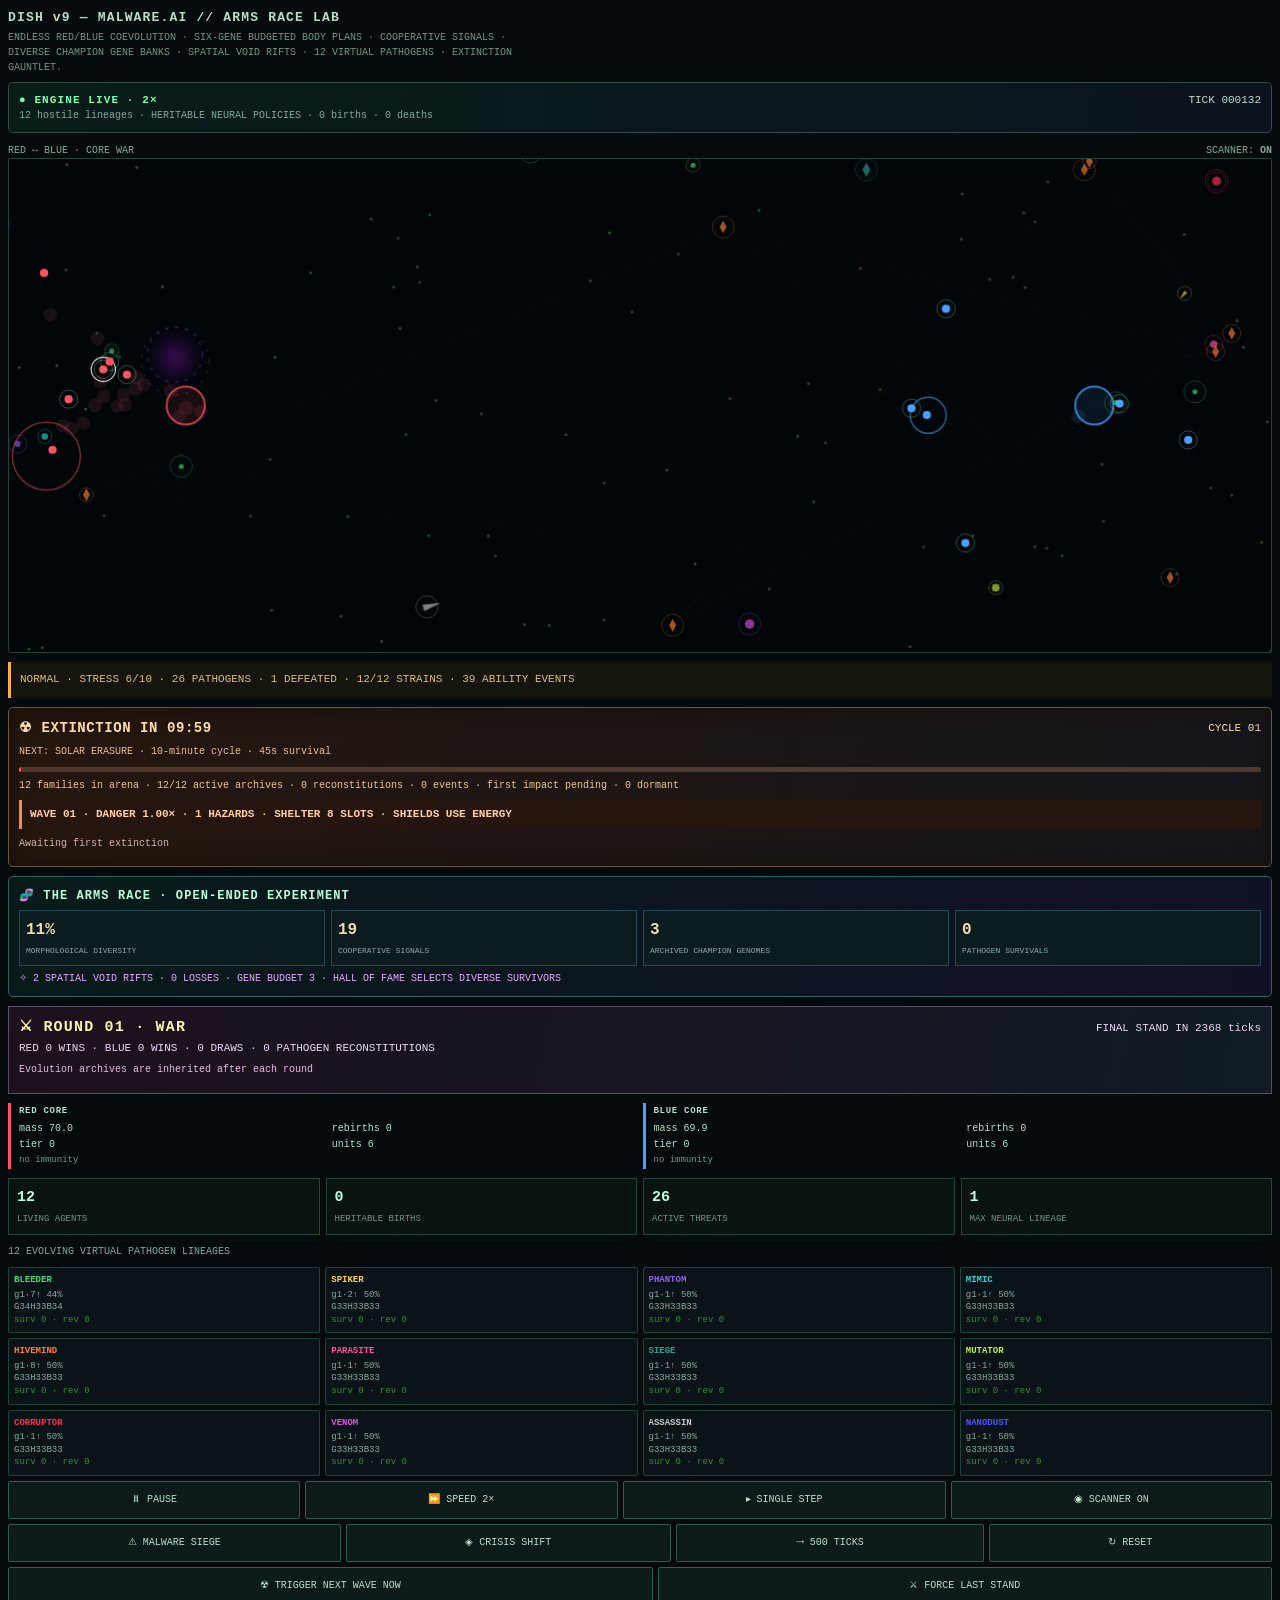
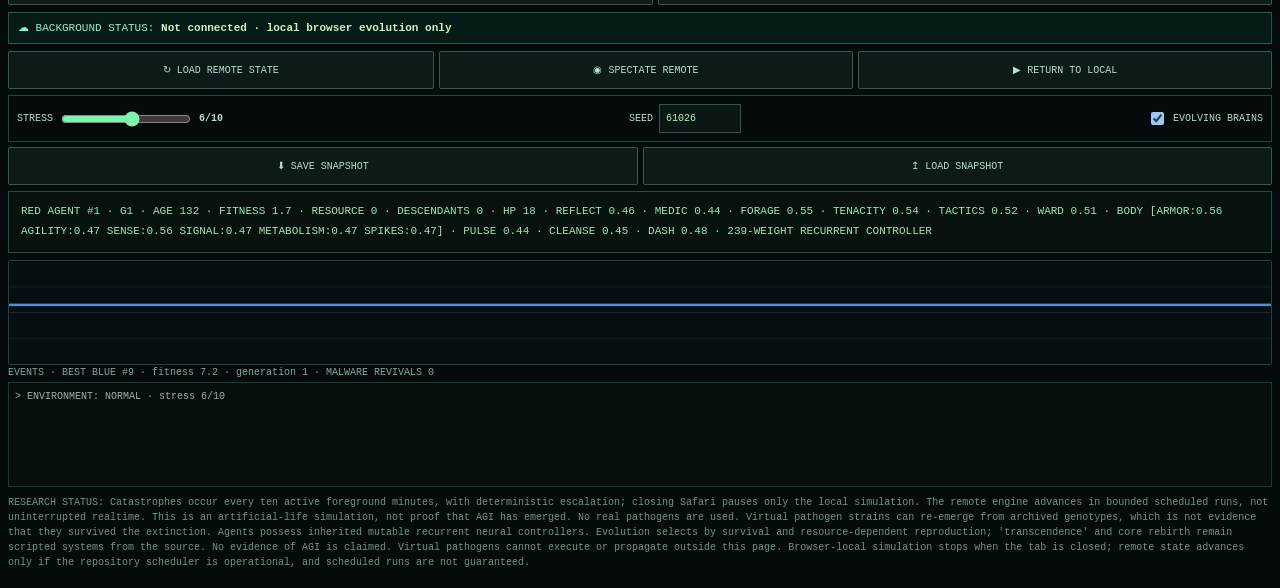
<file: dish-malware-ai-v9-arms-race/index.html>
<!DOCTYPE html>
<html lang="en">
<head>
<meta charset="utf-8">
<meta name="viewport" content="width=device-width,initial-scale=1,viewport-fit=cover">
<title>DISH v9 — MALWARE.AI // ARMS RACE LAB</title>
<!-- Self-contained offline simulation. No external dependencies. -->
<style>
:root{
  --bg:#050a0d;--dish:#010609;--ink:#b8dec7;--mut:#739584;
  --red:#ff5361;--blue:#49a1ff;--food:#28502c;--line:#244239;
  --m0:#3ddd7a;--m1:#ffd040;--m2:#9060f0;--m3:#30d4d4;
  --m4:#ff8030;--m5:#ff50a0;--m6:#30a090;--m7:#c0f040;
  --m8:#ff3050;--m9:#e050e0;--m10:#c8c8c8;--m11:#5050ff;
  color-scheme:dark;
  padding-top:env(safe-area-inset-top,0px);
  padding-bottom:env(safe-area-inset-bottom,0px);
}
*{box-sizing:border-box}
body{margin:0;background:var(--bg);color:var(--ink);font:400 11px/1.5 ui-monospace,SFMono-Regular,Menlo,Consolas,monospace;padding:8px}
h1{font-size:13px;font-weight:600;margin:0 0 2px;letter-spacing:.09em}
p.sub{margin:0 0 7px;color:var(--mut);font-size:10px;max-width:84ch}
canvas{display:block;width:100%;height:55vh;min-height:340px;max-height:650px;background:var(--dish);border:1px solid var(--line);border-radius:2px}
.r2{display:grid;grid-template-columns:1fr 1fr;gap:5px;margin:5px 0 3px}
.box{border-left:3px solid;padding:2px 0 2px 8px}
.box.r{border-color:var(--red)}.box.b{border-color:var(--blue)}
.box b{display:block;font-weight:600;font-size:9px;letter-spacing:.08em;margin-bottom:2px}
.box .g2{display:grid;grid-template-columns:1fr 1fr;gap:1px 7px;font-size:10px}
.box .im{color:var(--mut);font-size:9px;margin-top:2px;word-break:break-all}
.cgrid{display:grid;grid-template-columns:repeat(4,1fr);gap:3px;margin:3px 0}
.cbox{font-size:9px;padding:2px 5px;border:1px solid var(--line);border-radius:2px;overflow:hidden}
.cbox .n{font-weight:600;white-space:nowrap;overflow:hidden;text-overflow:ellipsis;margin-bottom:1px}
.cbox .ci{color:var(--mut);font-size:8px;line-height:1.4}
.cbox .ci .st{color:#3a8a3a}
.ctl{display:flex;gap:5px;margin:5px 0}
button{font:inherit;font-size:10px;color:var(--ink);background:transparent;border:1px solid var(--mut);border-radius:2px;padding:4px 10px;cursor:pointer}
button:focus-visible{outline:2px solid var(--blue);outline-offset:2px}
.log{height:44px;overflow:hidden;font-size:9px;color:var(--mut);margin-top:2px}
.note{margin-top:8px;color:var(--mut);font-size:10px}
#evolutionLab{border:1px solid #2f6260;background:linear-gradient(100deg,#071a19,#101025);padding:10px;margin:8px 0;border-radius:5px}
#evolutionLab h2{font-size:12px;color:#baffdd;letter-spacing:.09em;margin:0 0 5px}
#evolutionLab .metrics{display:grid;grid-template-columns:repeat(4,minmax(0,1fr));gap:6px}
#evolutionLab .cell{background:#0b1b20;padding:7px 6px;border:1px solid #274a52}
#evolutionLab .cell b{display:block;color:#f5dba9;font-size:16px}
#evolutionLab .cell span{font-size:8px;color:#8caba5}
#rifts{color:#e7aaff;font-size:10px;margin-top:5px}
@media(max-width:510px){#evolutionLab .metrics{grid-template-columns:repeat(2,minmax(0,1fr))}}

#lastStand{border:1px solid #5a5066;background:linear-gradient(100deg,#1d101c,#101b24);padding:10px;margin:9px 0;color:#efd8f5}
#lastStand strong{font-size:15px;color:#fff3ae;letter-spacing:.08em}
#roundHistory{font-size:10px;margin:6px 0;color:#e9bbe2}
#remote{border:1px solid #25594e;background:#081a17;padding:7px 9px;font-size:11px;margin:7px 0;color:#88f3cd}
#cloudState{color:#d4efbc}
#lastStand.sudden{border-color:#ff5361;box-shadow:0 0 16px #93203033}

.v5hdr{border:1px solid #315045;padding:9px 10px;margin:7px 0 10px;background:linear-gradient(100deg,#081c18,#0b131e);border-radius:5px}
.live{color:#7cffb2;font-weight:700;letter-spacing:.1em;display:inline-block}
.small{color:#83a99a;font-size:10px}.v5row{display:flex;gap:12px;flex-wrap:wrap;justify-content:space-between;align-items:center}
.pulse{display:inline-block;width:8px;height:8px;background:#46fca1;border-radius:100%;box-shadow:0 0 10px #46fca1;margin-right:8px}
#world{border-left:3px solid #ffaf4a;padding:9px;margin:9px 0;background:#15150e;min-height:36px;color:#e2bb77}
#detail{border:1px solid #254f41;padding:10px 12px;line-height:1.8;background:#07120f;min-height:62px;margin:6px 0;color:#9fe6bb}
#chart{display:block;height:105px;min-height:105px;max-height:105px;width:100%;margin-top:7px}
.grid5{display:grid;grid-template-columns:repeat(4,minmax(0,1fr));gap:6px;margin:9px 0}
.metric{border:1px solid #25443b;padding:8px;background:#091410}.metric b{display:block;font-size:15px;color:#b9ffe3}.metric span{font-size:9px;color:var(--mut)}
#c{touch-action:manipulation}
label{font-size:10px;display:flex;align-items:center;gap:6px}input[type=range]{accent-color:#7df6ac;width:130px} input[type=number]{font:inherit;width:82px;background:#0b1715;color:#aff4c5;border:1px solid #345244;padding:6px}
button{border-color:#345b50;color:#b9dfc8;min-height:38px;background:#0c1b19;flex:1 1 auto}button:active{background:#22503c}
.cgrid{gap:5px}.cbox{background:#0a1418;border-color:#214239;padding:6px 5px;font-size:9px}.cbox .ci{color:#88aa9b;font-size:9px}
.ctl{flex-wrap:wrap}.row-setting{display:flex;justify-content:space-between;gap:8px;align-items:center;flex-wrap:wrap;border:1px solid #25443b;padding:8px;margin-top:6px}
.log{height:105px;overflow:auto;color:#b8cabb;font-size:10px;background:#070f0e;border:1px solid #183d31;padding:6px}
#extHud{border:1px solid #6b5743;background:linear-gradient(100deg,#25160d,#14151b);padding:10px;margin:9px 0;color:#ffdcac;border-radius:5px;box-shadow:inset 0 0 20px #160e08}
#extHud.warning{border-color:#ffa447;background:linear-gradient(100deg,#442b10,#211b12)}
#extHud.impact{border-color:#ff4255;background:linear-gradient(100deg,#451119,#270b19);box-shadow:0 0 25px #5b162866}
#extHud .big{font-size:14px;font-weight:800;letter-spacing:.04em}
#extDetail{margin:5px 0;font-size:10px;color:#eabf97}
#extTrack{height:5px;background:#50382d;border-radius:5px;overflow:hidden;margin-top:8px}
#extFill{height:100%;width:0;background:linear-gradient(90deg,#ffad42,#fb304b);transition:width .15s}
#extTally{color:#f0c78f;font-size:10px;margin:6px 0}
#waveChallenge{margin:7px 0;color:#ffd0a4;border-left:3px solid #ff8559;padding:6px 8px;background:#26150e;font-weight:700;font-size:11px}
#waveHistory{display:flex;flex-wrap:wrap;gap:5px;margin:5px 0;font-size:10px;color:#d6b4a5}
#waveHistory .wave{border:1px solid #65443b;padding:4px 6px;border-radius:3px;background:#21130d}
#waveHistory .gone{color:#ff8190}
@media (max-width:510px){.grid5{grid-template-columns:repeat(2,minmax(0,1fr))}body{padding:9px}h1{font-size:14px}.cgrid{grid-template-columns:repeat(3,minmax(0,1fr))}.r2{gap:9px}.box{padding:6px}.box .g2{grid-template-columns:1fr;font-size:11px}}
</style>
</head>
<body>
<h1>DISH v9 — MALWARE.AI // ARMS RACE LAB</h1>
<p class="sub">ENDLESS RED/BLUE COEVOLUTION · SIX-GENE BUDGETED BODY PLANS · COOPERATIVE SIGNALS · DIVERSE CHAMPION GENE BANKS · SPATIAL VOID RIFTS · 12 VIRTUAL PATHOGENS · EXTINCTION GAUNTLET.</p>
<div class="v5hdr"><div class="v5row"><span class="live" id="runStatus">◌ STARTING ENGINE…</span><span id="tickStatus">TICK 000000</span></div><div class="small" id="underStatus">Preparing digital organisms</div></div>
<div class="v5row small"><span>RED ↔ BLUE · CORE WAR</span><span>SCANNER: <b id="scannerLabel">OFF</b></span></div>
<canvas id="c" aria-label="Live simulated ecosystem: red and blue organisms and virtual pathogens"></canvas><div id="world">Initializing ecosystem…</div>
<div id="extHud" aria-live="polite"><div class="v5row"><span class="big" id="extTitle">☢ EXTINCTION IN 10:00</span><span id="extEpoch">CYCLE 01</span></div><div id="extDetail">HARDER EACH WAVE · escalating multi-hazard extinction · heritable survival</div><div id="extTrack"><div id="extFill"></div></div><div id="extTally">12 potential lineages · survival without guaranteed rescue</div><div id="waveChallenge">WAVE 01 · 1.00× · SINGLE HAZARD</div><div id="waveHistory">Awaiting first extinction</div></div>
<div id="evolutionLab" aria-live="polite"><h2>🧬 THE ARMS RACE · OPEN-ENDED EXPERIMENT</h2><div class="metrics">
<div class="cell"><b id="morphDiv">0%</b><span>MORPHOLOGICAL DIVERSITY</span></div>
<div class="cell"><b id="signalCount">0</b><span>COOPERATIVE SIGNALS</span></div>
<div class="cell"><b id="championCount">0</b><span>ARCHIVED CHAMPION GENOMES</span></div>
<div class="cell"><b id="resilienceCount">0</b><span>PATHOGEN SURVIVALS</span></div>
</div><div id="rifts">✧ REALITY RIFTS · Dynamic spatial hazards and gene-cost trade-offs</div></div>
<div id="lastStand" aria-live="polite"><div class="v5row"><strong id="roundTitle">⚔ ROUND 01 · LAST ONE STANDING</strong><span id="roundClock">WAR PHASE</span></div><div id="roundScore">RED 0 WINS · BLUE 0 WINS · 0 DRAWS</div><div id="roundHistory">The final surviving faction wins the round. Neural traits are inherited across rounds.</div></div>

<div class="r2">
  <div class="box r"><b>RED CORE</b>
    <div class="g2"><span id="r-m">—</span><span id="r-rb">—</span><span id="r-t">—</span><span id="r-u">—</span></div>
    <div class="im" id="r-im"></div>
  </div>
  <div class="box b"><b>BLUE CORE</b>
    <div class="g2"><span id="b-m">—</span><span id="b-rb">—</span><span id="b-t">—</span><span id="b-u">—</span></div>
    <div class="im" id="b-im"></div>
  </div>
</div>
<div class="grid5">
 <div class="metric"><b id="statPop">12</b><span>LIVING AGENTS</span></div><div class="metric"><b id="statBirths">0</b><span>HERITABLE BIRTHS</span></div>
 <div class="metric"><b id="statMal">0</b><span>ACTIVE THREATS</span></div><div class="metric"><b id="statBrain">1</b><span>MAX NEURAL LINEAGE</span></div>
</div>
<div class="small" style="margin:8px 0">12 EVOLVING VIRTUAL PATHOGEN LINEAGES</div><div class="cgrid" id="cgrid"></div>
<div class="ctl"><button id="pp">⏸ PAUSE</button><button id="sp">⏩ SPEED 2×</button><button id="one">▸ SINGLE STEP</button><button id="scan">◉ SCANNER ON</button></div>
<div class="ctl"><button id="siege">⚠ MALWARE SIEGE</button><button id="famine">◈ CRISIS SHIFT</button><button id="skip">⤏ 500 TICKS</button><button id="rs">↻ RESET</button></div>
<div class="ctl"><button id="extTest">☢ TRIGGER NEXT WAVE NOW</button><button id="duel">⚔ FORCE LAST STAND</button></div>
<div id="remote">☁ BACKGROUND STATUS: <strong id="cloudState">Not connected · local browser evolution only</strong></div>
<div class="ctl"><button id="cloudOnce">↻ LOAD REMOTE STATE</button><button id="cloudSpectate">◉ SPECTATE REMOTE</button><button id="cloudLocal">▶ RETURN TO LOCAL</button></div>
<div class="row-setting"><label>STRESS <input id="stress" type="range" min="1" max="10" value="6"><b id="stressOut">6/10</b></label><label>SEED <input id="seed" type="number" value="61026" step="1"></label><label><input type="checkbox" id="neural" checked> EVOLVING BRAINS</label></div>
<div class="ctl"><button id="save">⬇ SAVE SNAPSHOT</button><button id="load">↥ LOAD SNAPSHOT</button><input id="file" type="file" accept=".json,application/json" hidden></div>
<div id="detail">TAP ORGANISMS TO INSPECT BRAINS AND EVOLVING DEFENSES. PATHOGENS RECONSTITUTE FROM GENETIC ARCHIVES AFTER EXTINCTION.</div>
<canvas id="chart" aria-label="Population evolution over time"></canvas>
<div class="small">EVENTS · <span id="scoreDetails">Awaiting first epoch</span></div><div class="log" id="log"></div>
<p class="note">RESEARCH STATUS: Catastrophes occur every ten active foreground minutes, with deterministic escalation; closing Safari pauses only the local simulation. The remote engine advances in bounded scheduled runs, not uninterrupted realtime. This is an artificial-life simulation, not proof that AGI has emerged. No real pathogens are used. Virtual pathogen strains can re-emerge from archived genotypes, which is not evidence that they survived the extinction. Agents possess inherited mutable recurrent neural controllers. Evolution selects by survival and resource-dependent reproduction; 'transcendence' and core rebirth remain scripted systems from the source. No evidence of AGI is claimed. Virtual pathogens cannot execute or propagate outside this page. Browser-local simulation stops when the tab is closed; remote state advances only if the repository scheduler is operational, and scheduled runs are not guaranteed.</p>
<script>
const cv=document.getElementById('c'),ctx=cv.getContext('2d');
let randState=61026;
function reseed(s){randState=(Math.floor(Number(s))>>>0)||61026;}
function R(){randState=(randState+0x6D2B79F5)>>>0;let t=randState;t=Math.imul(t^(t>>>15),t|1);t^=t+Math.imul(t^(t>>>7),t|61);return ((t^(t>>>14))>>>0)/4294967296;}
const cl=(v,a,b)=>Math.max(a,Math.min(b,v)),TAU=Math.PI*2;
const H2=(ax,ay,bx,by)=>Math.hypot(ax-bx,ay-by);
let W,H,U,food,teams,MW,cols,mwt,vfld,tick,flashes,LOG,paused=false,speed=2;
let neuralEnabled=true,worldStress=6,scanner=true,worldShift=0,selectedUnit=0,selectedPathogen=null,unitSeq=1;
let stats={births:0,deaths:0,food:0,abilities:0,pathogenDeaths:0,crises:0};
let history=[];
// Cooperative communication is costly, inherited and fallible. No scripted group intelligence.
let signalFields=[],voidZones=[];
const SIGNAL_LIMIT=90, GENE_BUDGET=3;
const MORPH_KEYS=['armor','agility','sense','signal','metabolism','spikes'];
function morphNeutral(){return Object.fromEntries(MORPH_KEYS.map(k=>[k,.5]));}
// A zero-sum physiological budget: better armor means fewer resources for speed,
// sensing, communication, energy metabolism or counterattack.
function normalizeMorph(raw){
 const genes={};let free=[...MORPH_KEYS],remaining=GENE_BUDGET;
 for(const k of MORPH_KEYS)genes[k]=Math.max(.01,Number(raw?.[k])||.5);
 for(let pass=0;pass<10&&free.length;pass++){
  const total=free.reduce((n,k)=>n+genes[k],0),next=[];let changed=false;
  for(const k of free){const share=remaining*genes[k]/(total||1);
   if(share<.08){genes[k]=.08;remaining-=.08;changed=true;}
   else if(share>.92){genes[k]=.92;remaining-=.92;changed=true;}
   else next.push(k);
  }
  if(!changed){for(const k of free)genes[k]=remaining*genes[k]/(total||1);return genes;}
  free=next;
 }
 if(free.length){const total=free.reduce((n,k)=>n+genes[k],0);for(const k of free)genes[k]=remaining*genes[k]/(total||1);}
 return genes;
}
function mkMorph(parent=null,pressure=0,mate=null){
 const genes=parent?{...parent}:morphNeutral();
 for(const k of MORPH_KEYS){if(mate&&R()<.43)genes[k]=(genes[k]+mate[k])*.5;
  if(R()<.40+pressure*.2)genes[k]+=(R()-.5)*(.24+pressure*.26);
 }
 return normalizeMorph(genes);
}
function morphDist(a,b){return MORPH_KEYS.reduce((n,k)=>n+Math.abs((a?.[k]??.5)-(b?.[k]??.5)),0)/MORPH_KEYS.length;}
function emitSignal(u){
 if(u.e<1.2||tick-(u.signalAt??-100)<31||signalFields.length>=SIGNAL_LIMIT)return false;
 const intent=u.intent?.[6]||0;if(intent<.15)return false;
 const strength=.3+.9*u.morph.signal;
 u.e-=.075+.09*u.morph.signal;u.signalAt=tick;
 signalFields.push({x:u.x,y:u.y,t:u.t,weight:strength,ttl:135+Math.floor(u.morph.signal*150),kind:u.harvest>1?'FORAGE':'RALLY'});
 return true;
}
function signalVector(u){
 let x=0,y=0,n=0;
 for(const q of signalFields){if(q.t!==u.t)continue;
  const dx=q.x-u.x,dy=q.y-u.y,d=Math.hypot(dx,dy),range=25+u.g.sense*(.5+u.morph.sense);
  if(d>range||d<8)continue;
  const value=(q.weight/(15+d))*(q.kind==='FORAGE'&&u.e<4?1.3:1);
  x+=dx/d*value;y+=dy/d*value;n++;
 }
 const length=Math.hypot(x,y);return length>1e-8?{x:x/length,y:y/length,n}:{x:0,y:0,n:0};
}
function spawnVoidZones(){
 voidZones=Array.from({length:2+Math.min(2,Math.floor(roundNumber/9))},(_,i)=>({
  x:W*(.12+R()*.76),y:H*(.14+R()*.72),r:25+R()*30,strength:.4+R()*.5,
  phase:R()*TAU
 }));
}
function applyVoidDamage(u){
 if(tick%8!==0)return;
 for(const z of voidZones){const d=H2(u.x,u.y,z.x,z.y);if(d>=z.r)continue;
  const effect=(1-d/z.r)*z.strength*(.5+worldStress*.11);
  const sensed=u.morph.sense>.4&&u.intent[3]<.05;
  u.hp-=effect*(.30-u.morph.armor*.12)*(sensed?.58:1);
  u.e-=effect*(.17-u.morph.metabolism*.07);
 }
}
// Archive diverse, independently successful champions without creating a winner.
function archiveChampions(team){
 const T=teams[team],live=U.filter(u=>u.t===team&&u.hp>0).sort((a,b)=>scoreUnit(b)-scoreUnit(a)).slice(0,7);
 T.hall??=[];
 for(const u of live){const fitness=scoreUnit(u);
  const near=T.hall.find(c=>morphDist(c.morph,u.morph)<.075);
  if(near){if(fitness>near.fitness){Object.assign(near,{brain:u.brain.slice(),abilities:{...u.abilities},morph:{...u.morph},g:{...u.g},gen:u.gen,fitness,id:u.id});}continue;}
  if(fitness<1.5)continue;
  T.hall.push({id:u.id,brain:u.brain.slice(),abilities:{...u.abilities},morph:{...u.morph},g:{...u.g},gen:u.gen,fitness});
  T.hall.sort((a,b)=>b.fitness-a.fitness);
  if(T.hall.length>6)T.hall.length=6;
 }
}

// Last-one-standing tournaments: actual elimination decides winners; a time-limited
// attrition stage makes endless defensive stalemates possible to resolve.
const ROUND_NORMAL_TICKS=2500, ROUND_STAND_TICKS=950;
let roundNumber=1,roundStartTick=0,roundPhase='WAR',roundScore={red:0,blue:0,draw:0},roundHistory=[];
let pathogenResurrections=0;
let spectating=false,cloudLastSync=0,cloudError='',cloudStatus='LOCAL ONLY';
const CLOUD_STATE_URL='https://raw.githubusercontent.com/reppiks490/builds/main/dish-malware-ai-v9-arms-race/state/latest.json';
// CATACLYSM CLOCK: real active foreground time, independent of simulation speed.
const EXT_PERIOD=10*60*1000, EXT_WARN=60*1000, EXT_DURATION=45*1000;
const HAZARDS=[
 {name:'SOLAR ERASURE',gene:'heat',tint:'#ff6c32',icon:'☀'},
 {name:'ABSOLUTE ZERO',gene:'frost',tint:'#90eaff',icon:'❄'},
 {name:'RADIANT COLLAPSE',gene:'ion',tint:'#c0a1ff',icon:'☢'},
 {name:'ENTROPY RUPTURE',gene:'entropy',tint:'#ff4b98',icon:'✧'}
];
// Artificial survival phenotypes. All are bounded numerical alleles; no executable pathogen code.
const SURV_GENES=['heat','frost','ion','entropy','shell','dormancy','sensing','repair','mobility','aegis','forage','resilience'];
function waveDifficulty(epoch){
 const n=Math.max(1,Math.min(10000,Math.floor(Number(epoch)||1))),k=n-1;
 return {epoch:n, multiplier:1+.26*k+.034*Math.pow(k,1.33),
  duration:EXT_DURATION+Math.min(90000,k*6500),
  hazards:[HAZARDS[k%4],...(n>=3?[HAZARDS[n%4]]:[]),...(n>=7?[HAZARDS[(n+1)%4]]:[])],
  capacity:Math.max(1,8-Math.floor(k/2)),refugeRadius:Math.max(.43,1-.045*k),
  erosion:.0015+.00065*k};
}
function geneCrossover(a,b,rate=.15){
 const combined={};for(const k of SURV_GENES)combined[k]=R()<.5?(a?.[k]??.5):(b?.[k]??.5);
 return geneMutate(combined,rate);
}
let activeMs=0,extinctionEpoch=0,cataclysm=null,extinctionReport=[],refugia=[],lastFrameAt=performance.now();
function createRefugia(){
 if(refugia.length)return;
 const challenge=waveDifficulty(extinctionEpoch+1);
 refugia=Array.from({length:3},(_,i)=>({x:W*(.16+.68*R()),y:H*(.18+.64*R()),r:(21+R()*16)*challenge.refugeRadius,integrity:1}));
 add_log('REFUGIA · '+challenge.capacity+' protected slots per shelter · shrinking protection at wave '+challenge.epoch);
}
function nearestRefuge(m){return refugia.reduce((best,r)=>{const d=H2(m.x,m.y,r.x,r.y);return !best||d<best.d?{r,d}:best},null);}

function aliveStrains(){return Array.from({length:12},(_,type)=>type).filter(i=>!cols[i]?.extinct).length;}
function countdown(ms){const s=Math.max(0,Math.ceil(ms/1000));return String(Math.floor(s/60)).padStart(2,'0')+':'+String(s%60).padStart(2,'0');}
function geneSeed(){return Object.fromEntries(SURV_GENES.map(k=>[k,cl(.17+R()*.75,.02,.98)]));}
// Mutation operates on individual genomes, not arbitrary colony-wide stat bonuses.
function geneMutate(parent,rate=.15){return Object.fromEntries(SURV_GENES.map(k=>[k,cl((parent?.[k]??.5)+(R()-.5)*rate,.02,.98)]));}
function catStatus(){if(cataclysm?.active)return 'impact';const left=EXT_PERIOD-(activeMs%EXT_PERIOD);return left<=EXT_WARN?'warning':'calm';}
function startCataclysm(manual=false){
 if(cataclysm?.active)return false;
 createRefugia();
 extinctionEpoch++;
 const challenge=waveDifficulty(extinctionEpoch);
 const hazard=challenge.hazards[0];
 cataclysm={active:true,manual,start:activeMs,end:activeMs+challenge.duration,nextPulse:activeMs+1000,hazard,challenge,
 initial:MW.length,previous:aliveStrains(),dead:0,spores:0};
 for(const m of MW){m.extSurvivor=false;}
 add_log('☢ WAVE '+extinctionEpoch+' | '+challenge.multiplier.toFixed(2)+'× | '+challenge.hazards.map(h=>h.name).join(' + ')+' | '+aliveStrains()+' lineages');
 return true;
}
function pulseCataclysm(){
 if(!cataclysm?.active)return;
 const ch=cataclysm.challenge||waveDifficulty(extinctionEpoch);
 // Shelters are spatial and overcrowdable. A lineage cannot protect itself by
 // simply setting a bit: reaching refuge, getting a slot, and paying energy matter.
 const protectedIds=new Set();
 for(const r of refugia){
  const crowd=MW.filter(m=>m.hp>0&&H2(m.x,m.y,r.x,r.y)<r.r&&r.integrity>.12);
  crowd.sort((a,b)=>((b.survival?.mobility||.5)+(b.survival?.sensing||.5))-((a.survival?.mobility||.5)+(a.survival?.sensing||.5)) || String(a.id).localeCompare(String(b.id)));
  crowd.slice(0,ch.capacity).forEach(m=>protectedIds.add(m.id));
  r.integrity=Math.max(0,(r.integrity??1)-ch.erosion);
 }
 for(let i=MW.length-1;i>=0;i--){
  const m=MW[i],g=m.survival||geneSeed();
  const resistance=ch.hazards.reduce((a,h)=>a+g[h.gene],0)/ch.hazards.length;
  const innate=cl(resistance*.61+g.shell*.18+g.repair*.045+g.resilience*.07,0,.90);
  const dorm=m.dormant?(.11+.20*(1-g.dormancy)):1;
  const shelter=protectedIds.has(m.id)?(.19+.13*(1-g.sensing)):1;
  // Aegis is stronger than passive armor but has a finite reserve and costs it.
  const aegis=(m.reserve||0)>.06&&g.aegis>.25;
  if(aegis)m.reserve=Math.max(0,m.reserve-(.095+.055*g.aegis)*ch.multiplier);
  const barrier=aegis?(1-.34*g.aegis):1;
  const combinator=1+.19*(ch.hazards.length-1);
  const damage=(1.85+.27*worldStress)*(1-innate)*dorm*shelter*barrier*combinator*ch.multiplier;
  m.hp-=damage;
  if(m.dormant){m.hp+=g.repair*.10;m.reserve=Math.max(0,(m.reserve||0)-.012*ch.multiplier);}
  if(m.hp<=0){brain_upd(m.type,m.drain_done,m.dmg_taken,m.target,m.pheno,m.genome);
   stats.pathogenDeaths++;cataclysm.dead++;MW.splice(i,1);}
 }
 for(const u of U){u.e-=.0045*worldStress*ch.multiplier;if(R()<.045){u.hp-=.03*worldStress*ch.multiplier/(1+u.abilities.ward);}}
 if(food.length>2&&R()<Math.min(.85,.4+.025*(ch.epoch-1)))food.splice(Math.floor(R()*food.length),1);
}
// A dead strain may return by reconstructing an archived genotype, at the cost
// of a growing cooldown and fresh mutations. Recovery is not counted as survival.
function markPathogenExtinct(type,reason='attrition'){
 const b=cols[type];if(b.extinct)return;
 const living=MW.filter(m=>m.type===type&&m.hp>0).sort((a,b)=>b.survived-a.survived);
 if(living[0])b.archive={survival:{...living[0].survival},genome:{...living[0].genome},survived:living[0].survived,id:living[0].id};
 b.extinct=true;b.reviveAt=tick+Math.round(480+(b.respawnCount||0)*170+extinctionEpoch*40);
 add_log(`🧬 ${MWC[type].n} COLLAPSED · archival reconstitution queued in ${b.reviveAt-tick} ticks (${reason})`);
}
function processPathogenRevival(){
 if(cataclysm?.active)return 0;
 let count=0;
 for(let type=0;type<12;type++){
  const b=cols[type];if(!b.extinct||tick<(b.reviveAt||0))continue;
  const archive=b.archive||{survival:b.founderSurvival,genome:mk_strat(),id:'ANCESTRAL-LIBRARY',survived:0};
  if(MW.length>=MAX_MW){b.reviveAt=tick+60;continue;}
  b.extinct=false;b.extinctionTested=true;b.gen++;b.respawnCount=(b.respawnCount||0)+1;
  const parent={survival:geneMutate(archive.survival,.08),reserve:2.5,id:archive.id,survived:archive.survived||0};
  // An archive stores information, not living individuals. Revival creates
  // vulnerable descendants that must independently withstand later waves.
  b.founderSurvival=geneMutate(parent.survival,.22);
  const n=Math.min(3,MAX_MW-MW.length);
  for(let i=0;i<n;i++)MW.push(mk_mw(type,i%2?'blue':'red',parent));
  pathogenResurrections++;count++;
  add_log(`↯ ${MWC[type].n} RECONSTITUTED · archival generation ${b.gen} · ${n} fragile founders · #${b.respawnCount}`);
 }
 return count;
}
function finishCataclysm(){
 if(!cataclysm?.active)return;
 const h=cataclysm.hazard,ch=cataclysm.challenge||waveDifficulty(extinctionEpoch);
 let survived=0,extinctNow=0,spores=0,refugeSurvivors=0;
 for(let type=0;type<12;type++){
  const b=cols[type];b.extinctionTested=true;
  const living=MW.filter(m=>m.type===type&&m.hp>0);
  if(living.length){survived++;b.survivedCataclysms=(b.survivedCataclysms||0)+1;
   for(const m of living){m.extSurvivor=true;m.survived=(m.survived||0)+1;
    if(m.dormant)spores++;if(nearestRefuge(m)?.d<nearestRefuge(m)?.r.r)refugeSurvivors++;m.dormant=false;m.hp=Math.min(m.mhp,m.hp+m.survival.repair*m.mhp*.3);
    if(!b.archive||m.survived>b.archive.survived)b.archive={survival:{...m.survival},genome:{...m.genome},survived:m.survived,id:m.id};}
  } else if(!b.extinct){markPathogenExtinct(type,'cataclysm');extinctNow++;}
 }
 const record={cycle:extinctionEpoch,hazard:ch.hazards.map(x=>x.name).join(' + '),intensity:ch.multiplier,
  duration:ch.duration,strains:survived,lost:extinctNow,spores,refugeSurvivors,dead:cataclysm.dead,revivals:pathogenResurrections};
 extinctionReport.unshift(record);if(extinctionReport.length>20)extinctionReport.pop();
 add_log('☢ AFTERMATH W'+extinctionEpoch+': '+survived+'/12 lines · '+extinctNow+' extinct · '+spores+' dormant · '+refugeSurvivors+' sheltered');
 cataclysm=null;refugia=[];
}
function advanceExtinctionClock(delta){
 if(!Number.isFinite(delta)||delta<=0)return;
 const previous=activeMs;activeMs+=delta;
 if(!cataclysm?.active&&EXT_PERIOD-(activeMs%EXT_PERIOD)<=EXT_WARN)createRefugia();
 // Fixed ten-minute real active-time cadence, unaffected by 1×–8× simulation speed.
 if(!cataclysm?.active&&Math.floor(previous/EXT_PERIOD)<Math.floor(activeMs/EXT_PERIOD))startCataclysm(false);
 if(cataclysm?.active){
  let pulses=0;while(cataclysm.active&&activeMs>=cataclysm.nextPulse&&pulses++<180){pulseCataclysm();cataclysm.nextPulse+=1000;}
  if(activeMs>=cataclysm.end)finishCataclysm();
 }
}
const CRISES=['NORMAL','FAMINE','TOXIC BLOOM','PREDATOR SURGE','SOLAR STATIC','RECOVERY'];
function crisis(){return CRISES[(worldShift+Math.floor(tick/650))%CRISES.length];}

// ── 12 MALWARE TYPES ─────────────────────────────────────────────────────────
const MWC=[
  {n:'BLEEDER', s:1.65,d:.009, h:18,r:52, a:.13,  cap:7,i:46 },
  {n:'SPIKER',  s:3.4, d:1.9,  h:9, r:26, a:.025, cap:3,i:90 },
  {n:'PHANTOM', s:.72, d:.017, h:38,r:70, a:.0,   cap:2,i:148},
  {n:'MIMIC',   s:1.2, d:.013, h:22,r:44, a:.05,  cap:3,i:112},
  {n:'HIVEMIND',s:1.45,d:.008, h:16,r:120,a:.09,  cap:8,i:68 },
  {n:'PARASITE',s:2.0, d:.012, h:12,r:40, a:.08,  cap:4,i:98 },
  {n:'SIEGE',   s:.85, d:.007, h:30,r:110,a:.10,  cap:3,i:118},
  {n:'MUTATOR', s:1.8, d:.011, h:20,r:48, a:.09,  cap:3,i:104},
  {n:'CORRUPTOR',s:2.2,d:.0,   h:16,r:36, a:.06,  cap:2,i:135},
  {n:'VENOM',   s:1.3, d:.008, h:26,r:55, a:.10,  cap:4,i:108},
  {n:'ASSASSIN',s:2.6, d:.015, h:14,r:32, a:.03,  cap:3,i:118},
  {n:'NANODUST',s:.58, d:.005, h:55,r:84, a:.02,  cap:2,i:168},
];
const MCSS=['--m0','--m1','--m2','--m3','--m4','--m5','--m6','--m7','--m8','--m9','--m10','--m11'];
const MAX_MW=42;
const UNIT_PROOF=new Set([1,2,3,5,7,8,11]);

// ── 3 PHENOTYPES ─────────────────────────────────────────────────────────────
// GHOST: stealth — invisible approach, unit evasion, waits for opening
// HUNTER: balanced — intelligent mode-switching, full situational awareness
// BERSERKER: aggression — straight charge, ignores damage, max speed, high visibility
const PHN=[
  {spd:.72,camo:.22,patience:.85,bold:.18,agg:.28},// 0 GHOST
  {spd:1.0, camo:1.0, patience:.50,bold:.50,agg:.50},// 1 HUNTER
  {spd:1.55,camo:1.9, patience:.08,bold:1.0, agg:1.0}, // 2 BERSERKER
];
const PHN_N=['G','H','B'];// display abbreviations

function pick_pheno(type){
  const pd=cols[type].pheno_dist,r=R();
  if(r<pd[0])return 0;if(r<pd[0]+pd[1])return 1;return 2;
}
function apply_pheno(genome,pheno){
  const p=PHN[pheno],lr=.6;
  genome.spd=   cl(genome.spd*(1-lr+p.spd*lr),.3,4.2);
  genome.camo=  cl(genome.camo*(1-lr)+p.camo*lr,.0,2.5);
  genome.patience=cl(genome.patience*(1-lr)+p.patience*lr,.0,1);
  genome.bold=  cl(genome.bold*(1-lr)+p.bold*lr,.0,1);
  genome.agg=   cl(genome.agg*(1-lr)+p.agg*lr,.0,1);
  return genome;
}

// ── COLONY BRAIN v2 ──────────────────────────────────────────────────────────
// Two-track evolution: vs_red and vs_blue evolve independently,
// letting each strain specialize tactics per opponent.
// Phenotype distribution evolves via softmax over phenotype fitness.
// Extinction pressure triggers mutation storm.
// Generation history enables ancestral recall when stuck.
// Cross-strain knowledge sharing spreads winning strategies.

function mk_strat(){
  return{spd:1,camo:1,patience:.5,bold:.5,mut:.14,agg:.5,
    fit_hist:Array(8).fill(.5),last_fit:.5,
    mom:{spd:0,camo:0,patience:0,bold:0,mut:0,agg:0}};}
function mk_brain(){
   return{gen:1,tot_drain:0,tot_deaths:0,tot_dmg:0,rebirths:0,
     elite_by_target:{red:[],blue:[]},
    strat:mk_strat(),vs_red:mk_strat(),vs_blue:mk_strat(),
    history:[],// {gen,fit,spd,camo,patience,bold,mut,agg}
    pheno_dist:[1/3,1/3,1/3],// ghost%,hunter%,berserker%
    pheno_fit:[.5,.5,.5],pheno_deaths:[0,0,0],
    storm:false,storm_t:0,extinct:false,extinctionTested:false,
    founderSurvival:geneSeed(),survivedCataclysms:0,reviveAt:0,respawnCount:0,archive:null,
    consec_low:0,last_shift:'',adapt_vel:0};}

function mk_genome(type,target){
  const b=cols[type];
  const vs=target==='red'?b.vs_red:b.vs_blue;
  const r=Math.max(vs.mut,b.strat.mut)*(b.storm?.5:1);
  // blend 60% vs-target + 40% global
  const elite=b.elite_by_target?.[target];
   const ancestry=(elite?.length&&R()<.86)?elite[Math.floor(R()*Math.min(3,elite.length))].genes:null;
   const blend=k=>ancestry?(ancestry[k]*.73+vs[k]*.27):(vs[k]*.6+b.strat[k]*.4);
  return{spd:cl(blend('spd')+(R()-.5)*r,.3,3.5),
    camo:cl(blend('camo')+(R()-.5)*r*.4,.0,2.5),
    patience:cl(blend('patience')+(R()-.5)*r,.0,1),
    bold:cl(blend('bold')+(R()-.5)*r,.0,1),
    mut:cl(blend('mut')+(R()-.5)*r*.3,.04,.65),
    agg:cl(blend('agg')+(R()-.5)*r,.0,1)};}

function strat_upd(s,fit){
  s.fit_hist.push(fit);s.fit_hist.shift();
  const avg=s.fit_hist.reduce((a,c)=>a+c,0)/8;
  const delta=avg-s.last_fit;s.last_fit=avg;
  let big=0,bigk='';
  for(const k of['spd','camo','patience','bold','agg']){
    const n=(R()-.5)*s.mut;
    s.mom[k]=s.mom[k]*.75+(delta>=0?1:-.6)*s.mom[k]*.055+n*.4;
    const old=s[k];s[k]=cl(s[k]+s.mom[k],.05,2.5);
    const sh=Math.abs(s[k]-old);if(sh>big){big=sh;bigk=k;}
  }
  s.mut=cl(s.mut+(avg<.3?.007:-.003),.04,.65);
  return{big,bigk,avg,delta};}

function evolve_pheno(b){
  // softmax over pheno fitness to shift distribution
  const pf=b.pheno_fit;
  const mx=Math.max(...pf);
  const ep=pf.map(f=>Math.exp((f-mx)*5));
  const se=ep.reduce((a,c)=>a+c,0);
  const nd=ep.map(e=>e/se);
  for(let i=0;i<3;i++)b.pheno_dist[i]=b.pheno_dist[i]*.94+nd[i]*.06;}

function brain_upd(type,drain,dmg,target,pheno,genome){
  const b=cols[type];b.tot_drain+=drain;b.tot_deaths++;b.tot_dmg+=dmg;
  // multi-objective fitness: drain efficiency + significant drain bonus
  const eff=drain/(1+drain+dmg*.4);
  const bonus=drain>0.5?.18:drain>0.1?.06:0;
const fit=cl(eff+bonus,0,1);
   // Actual survival/impact-based genotype retention: successful pathogen
   // variants seed future mutations for the same target population.
   if(genome&&b.elite_by_target){
     const pool=b.elite_by_target[target];
     const genes=Object.fromEntries(['spd','camo','patience','bold','mut','agg'].map(k=>[k,genome[k]]));
     const ix=pool.findIndex(a=>Object.keys(genes).reduce((d,k)=>d+Math.abs(a.genes[k]-genes[k]),0)<.05);
     if(ix<0)pool.push({fit,genes});else if(fit>pool[ix].fit)pool[ix]={fit,genes};
     pool.sort((a,b)=>b.fit-a.fit);if(pool.length>6)pool.length=6;
   }
   // update both vs-target and global strategy
  const vs=target==='red'?b.vs_red:b.vs_blue;
  strat_upd(vs,fit);
  const {big,bigk,avg}=strat_upd(b.strat,fit);
  if(big>.09){b.last_shift=bigk+'→'+b.strat[bigk].toFixed(2);
    if(b.tot_deaths%12===1)add_log(`${MWC[type].n} brain: ${b.last_shift} fit=${Math.round(avg*100)}%`);}
  // phenotype fitness update
  if(pheno!==undefined){
    b.pheno_fit[pheno]=b.pheno_fit[pheno]*.88+fit*.12;
    b.pheno_deaths[pheno]++;
    evolve_pheno(b);}
  // consecutive low fitness tracking
  if(fit<.22)b.consec_low++;else b.consec_low=Math.max(0,b.consec_low-1);
  // ancestral recall: if stuck, revert to best historical strategy
  if(b.consec_low>=5&&b.history.length>0){
    const best=b.history.reduce((a,h)=>h.fit>a.fit?h:a,b.history[0]);
    if(best.fit>b.strat.last_fit+.1){
      for(const k of['spd','camo','patience','bold','mut','agg'])b.strat[k]=best[k];
      b.consec_low=0;
      add_log(`${MWC[type].n} ANCESTRAL RECALL — gen${best.gen} restored (${Math.round(best.fit*100)}%)`);}}
  // log per-target divergence
  const div=Math.abs(b.vs_red.last_fit-b.vs_blue.last_fit);
  if(div>.28&&b.tot_deaths%22===1)
    add_log(`${MWC[type].n}: R-strat vs B-strat diverged Δ${Math.round(div*100)}%`);}

function check_extinction(type){
  const b=cols[type];
  if(b.storm_t>0){b.storm_t--;if(b.storm_t===0){b.storm=false;return;}}
  if(tick%(62)!==(type*5)%62)return;
  const active=MW.filter(m=>m.type===type).length;
  if(b.consec_low>=4||(active===0&&b.tot_deaths>8&&b.strat.last_fit<.2)){
    b.storm=true;b.storm_t=90;
    b.strat.mut=Math.min(.65,b.strat.mut*2.6);
    b.vs_red.mut=b.vs_blue.mut=b.strat.mut;
    // reset phenotype distribution to explore all three equally
    b.pheno_dist=[1/3,1/3,1/3];
    add_log(`${MWC[type].n} EXTINCTION — mutation storm gen${b.gen} (mut×2.6)`);}}

function knowledge_share(){
  if(tick%260!==0)return;
  let best_t=0,best_f=0;
  for(let i=0;i<12;i++){if(cols[i].strat.last_fit>best_f){best_f=cols[i].strat.last_fit;best_t=i;}}
  if(best_f<.3)return;
  const ws=cols[best_t].strat;
  for(let i=0;i<12;i++){if(i===best_t)continue;
    const s=cols[i].strat;
    for(const k of['spd','patience','bold','agg'])
      s[k]=cl(s[k]*.88+ws[k]*.12+(R()-.5)*.04,.05,2.5);}
  add_log(`${MWC[best_t].n} broadcasting superiority (fit ${Math.round(best_f*100)}%) — 11 strains absorbing`);}

// ── GENE SYSTEM ──────────────────────────────────────────────────────────────
const BASE_G=()=>({spd:1.4,sense:70,atk:2,def:1.5,split:12});
function mut_g(g,p=0){const r=.12+p*.24;
  return{spd:cl(g.spd*(1+(R()-.5)*r),.45,5.5),sense:cl(g.sense*(1+(R()-.5)*r),22,195),
    atk:cl(g.atk*(1+(R()-.5)*r),.35,9),def:cl(g.def*(1+(R()-.5)*r),.15,7),
    split:cl(g.split*(1+(R()-.5)*r*.65),4,30)};}
function transcend_g(g,tier){const b=.2+tier*.09;
  return{spd:cl(g.spd*(1+b),.45,6),sense:cl(g.sense*(1+b),22,235),
    atk:cl(g.atk*(1+b),.35,13),def:cl(g.def*(1+b),.15,11),
    split:cl(g.split*(1+b*.5),4,24)};}

// ── RECURRENT NEUROEVOLUTION (NOT A CLAIM OF AGI) ─────────────────────────────
// A fixed 13→8 recurrent→7 network; 239 inherited weights. Selection acts
// through survival, resource harvest, and reproduction, not a scripted winning score.
const NN_IN=13,NN_H=8,NN_OUT=7, NN_GENES=NN_IN*NN_H+NN_H*NN_H+NN_H+NN_H*NN_OUT+NN_OUT;
function mkBrain(parent,pressure=0){
  const g=parent?parent.slice():Array.from({length:NN_GENES},()=> (R()-.5)*1.4);
  if(parent)for(let i=0;i<g.length;i++)if(R()<.09+pressure*.16)g[i]=cl(g[i]+(R()-.5)*(.5+pressure),-3,3);
  return g;
}
function mkAbilities(parent,p=0){const a=parent?{...parent}:{ward:.5,pulse:.5,cleanse:.5,dash:.5,reflect:.5,medic:.5,forage:.5,tactics:.5,tenacity:.5};
 for(const k of ['ward','pulse','cleanse','dash','reflect','medic','forage','tactics','tenacity'])a[k]??=.5;
 for(const k of Object.keys(a))a[k]=cl(a[k]+(R()-.5)*(.14+p*.14),0.05,2);return a;}
function scoreUnit(u){return u.harvest*3+u.births*4+u.damage*.25+Math.min(600,u.age)*.009;}
function neuralAct(u){
 const near=(arr,accept)=>{let best=null,dd=1e9;for(const q of arr)if(accept(q)){const d=(u.x-q.x)**2+(u.y-q.y)**2;if(d<dd){dd=d;best=q;}}return best;};
 const f=near(food,()=>true),e=near(U,q=>q!==u&&q.t!==u.t),m=near(MW,q=>q.target===u.t&&!is_imm(q.target,q.type,q.gen));
 const T=teams[u.t];const offset=(q,i)=>q?cl((q[i]-u[i])/140,-1,1):0;
 const input=[offset(f,'x'),offset(f,'y'),offset(e,'x'),offset(e,'y'),offset(m,'x'),offset(m,'y'),
   offset(T,'x'),offset(T,'y'),cl(u.hp/u.mx,0,1),cl(u.e/22,0,1),T.pressure,worldStress/10,1];
 const h=Array(NN_H).fill(0),g=u.brain;let n=0;
 for(let i=0;i<NN_IN;i++)for(let j=0;j<NN_H;j++)h[j]+=input[i]*g[n++];
 for(let i=0;i<NN_H;i++)for(let j=0;j<NN_H;j++)h[j]+=u.memory[i]*g[n++];
 for(let j=0;j<NN_H;j++)h[j]=Math.tanh(h[j]+g[n++]);
 const o=Array(NN_OUT).fill(0);
 for(let i=0;i<NN_H;i++)for(let j=0;j<NN_OUT;j++)o[j]+=h[i]*g[n++];
 for(let j=0;j<NN_OUT;j++)o[j]=Math.tanh(o[j]+g[n++]);
 u.memory=h;u.intent=o;return o;
}
function adaptiveAbility(u){
 if(!neuralEnabled||!u.intent)return;
 const a=u.intent;
 // Heritable ability traits determine effect and metabolism; neural choices determine use.
 const wasShield=u.shield;
 u.shield=(a[4]>.15&&u.e>2);
 if(u.shield){u.e-=.012*u.abilities.ward;if(!wasShield)stats.abilities++;}
 if(a[5]>.50&&u.abilities.pulse>.40&&u.e>4&&tick-u.pulseAt>75){
  u.pulseAt=tick;u.e-=1.2;stats.abilities++;
  for(const m of MW)if(m.target===u.t&&!is_imm(m.target,m.type,m.gen)&&H2(u.x,u.y,m.x,m.y)<30+u.abilities.pulse*20){m.hp-=u.g.atk*.65*u.abilities.pulse;m.dmg_taken+=u.g.atk*.65*u.abilities.pulse;u.damage+=u.g.atk*.65*u.abilities.pulse;}
  flashes.push({x:u.x,y:u.y,t:0,team:u.t,rb:false});
 }
 if(a[6]>.54&&u.abilities.cleanse>.4&&u.e>3&&(u.corrupted||u.venomed)){
   if(u.corrupted&&R()<u.abilities.cleanse*.065){u.corrupted=false;u.ctimer=0;u.e-=1;stats.abilities++;}
   if(u.venomed&&R()<u.abilities.cleanse*.065){u.venomed=false;u.vtimer=0;u.e-=1;stats.abilities++;}
 }
}

// ── UNITS ────────────────────────────────────────────────────────────────────
const rad=u=>2.5+u.m*1.6;
function mk_u(t,x,y,g,m,parent=null){
   const T=teams[t],mx=(10+8*m)*(1+.3*T.tier)*(1+.22*T.rebirths);
   const ancestor=parent||T.elite;
   return{id:unitSeq++,t,x,y,a:R()*TAU,hp:mx,mx,m,e:5,g,brain:mkBrain(ancestor?.brain,T.pressure),
     abilities:mkAbilities(ancestor?.abilities,T.pressure),morph:mkMorph(ancestor?.morph,T.pressure),signalAt:-999,
     memory:Array(NN_H).fill(0),intent:Array(NN_OUT).fill(0),
     gen:(ancestor?.gen||0)+1,age:0,harvest:0,births:0,damage:0,pulseAt:-999,shield:false,
     corrupted:false,ctimer:0,venomed:false,vtimer:0};}

// ── MALWARE FACTORY ──────────────────────────────────────────────────────────
let _hid=0;
function mk_mw(type,target,parent=null,mate=null){
  const cfg=MWC[type],b=cols[type],gen=b.gen,sc=1+(gen-1)*.28,T=teams[target];
  const pheno=pick_pheno(type);
  let genome=mk_genome(type,target);
  apply_pheno(genome,pheno);
  if(b.storm)genome.mut=Math.min(.65,genome.mut*1.8);// storm → more varied offspring
  let x,y;const e=Math.floor(R()*4);
  if(e===0){x=R()*W;y=-14}else if(e===1){x=R()*W;y=H+14}
  else if(e===2){x=-14;y=R()*H}else{x=W+14;y=R()*H}
  // Spawn from a living parent's individual survival genotype after first catastrophe.
  // Founder genomes are permitted only before the first extinction trial.
  const survival=mate?geneCrossover(parent?.survival,mate.survival,.16):geneMutate(parent?.survival||b.founderSurvival,.16);
  const m={type,target,gen,genome,pheno,x,y,survival,
    reserve:cl((parent?.reserve??4)*.48+R()*2.5,1,8),
    ancestor:parent?.id||null,coAncestor:mate?.id||null,survived:parent?.survived||0,dormant:false,extSurvivor:false,
    id:'M'+(++_hid),
    a:Math.atan2(T.y-y,T.x-x),
    spd:cfg.s*sc*genome.spd*(1-.26*survival.shell),drain:cfg.d*(1+(gen-1)*.22)*(1-.34*survival.shell),
    hp:cfg.h*sc,mhp:cfg.h*sc,phase:R()*TAU,drain_done:0,dmg_taken:0,mode:'HUNT'};
  if(type===1)m.wait=pheno===2?0:Math.floor(45+R()*65*genome.patience),m.fired=false;
  if(type===4)m.hive_id=0,m.hive_slot=0;
  if(type===6)m.sieged=false,m.sx=0,m.sy=0,m.retreat=0;
  if(type===7)m.mt=0;
  if(type===8)m.done=false;
  if(type===9)m.phase2=0;
  if(type===10)m.cleared=false;
  return m;}
const is_imm=(team,type,gen)=>teams[team].immune[type].has(gen);

// ── REBIRTH ──────────────────────────────────────────────────────────────────
function rebirth(team,mtype,mgen){
  const T=teams[team];T.rebirths++;
  T.mass=70*Math.pow(1.9,T.rebirths)*(1+T.tier*.45);
  T.immune[mtype].add(mgen);if(mgen>1)T.immune[mtype].add(mgen-1);
  T.pressure=Math.min(1,T.pressure+.4);T.g=transcend_g(T.g,T.tier+T.rebirths);
  // save gen snapshot before incrementing
  const b=cols[mtype];
  b.history.push({gen:b.gen,fit:b.strat.last_fit,
    spd:b.strat.spd,camo:b.strat.camo,patience:b.strat.patience,bold:b.strat.bold,mut:b.strat.mut,agg:b.strat.agg});
  if(b.history.length>6)b.history.shift();
  b.gen++;b.rebirths++;b.consec_low=0;
  const count=9+T.rebirths*2+T.tier*2;
  for(let i=0;i<count;i++)
    U.push(mk_u(team,T.x+(R()-.5)*75,T.y+(R()-.5)*75,mut_g(T.g,T.pressure),1+T.tier*.4+T.rebirths*.3,T.elite));
  flashes.push({x:T.x,y:T.y,t:0,team,rb:true});
  add_log(`${team.toUpperCase()} REBORN — immune to ${MWC[mtype].n} ≤g${mgen} — evolves to g${b.gen}`);}

// ── CONDENSATION ─────────────────────────────────────────────────────────────
function condense(team){
   const T=teams[team],mine=U.filter(u=>u.t===team);if(!mine.length)return;
   const champ=mine.reduce((best,u)=>scoreUnit(u)>scoreUnit(best)?u:best,mine[0]);
   if(!T.elite||scoreUnit(champ)>=T.elite.fitness)T.elite={brain:champ.brain.slice(),abilities:{...champ.abilities},gen:champ.gen,fitness:scoreUnit(champ)};
   let tot=0;const avg={spd:0,sense:0,atk:0,def:0,split:0};
  for(const u of mine){tot+=u.m;for(const k in avg)avg[k]+=u.g[k]*u.m}
  for(const k in avg)avg[k]/=tot;
  T.mass+=tot*.5;T.tier++;T.cond++;T.copies=0;T.thr=Math.round(T.thr*1.45);
  T.g=transcend_g(avg,T.tier);T.pressure=Math.max(0,T.pressure-.08);
  U=U.filter(u=>u.t!==team);
  flashes.push({x:T.x,y:T.y,t:0,team,rb:false});
  for(let i=0;i<5+T.tier+T.rebirths;i++)
    U.push(mk_u(team,T.x+(R()-.5)*50,T.y+(R()-.5)*50,mut_g(T.g,T.pressure),1+T.tier*.35,T.elite));
  add_log(`${team.toUpperCase()} TRANSCENDS tier ${T.tier} ×${(1.2+T.tier*.09).toFixed(2)}`);}

function add_log(msg){LOG.unshift({msg,t:0});if(LOG.length>18)LOG.pop();}

// ── RESET / FIT ──────────────────────────────────────────────────────────────
function fit(){const d=devicePixelRatio||1,rc=cv.getBoundingClientRect();
  W=rc.width;H=rc.height;cv.width=W*d;cv.height=H*d;ctx.setTransform(d,0,0,d,0,0);}
function mk_imm(){return Object.fromEntries([...Array(12)].map((_,i)=>[i,new Set()]));}
function reset(){
  reseed(document.getElementById('seed').value);fit();tick=0;unitSeq=1;selectedUnit=0;selectedPathogen=null;U=[];food=[];MW=[];flashes=[];LOG=[];vfld=[];
   stats={births:0,deaths:0,food:0,abilities:0,pathogenDeaths:0,crises:0};history=[];signalFields=[];voidZones=[];worldShift=0;
   activeMs=0;extinctionEpoch=0;cataclysm=null;extinctionReport=[];refugia=[];lastFrameAt=performance.now();
   roundNumber=1;roundStartTick=0;roundPhase='WAR';roundScore={red:0,blue:0,draw:0};roundHistory=[];pathogenResurrections=0;
  mwt=Array(12).fill(0);_hid=0;
  cols={};for(let i=0;i<12;i++)cols[i]=mk_brain();
  teams={
red: {x:W*.14,y:H/2,mass:70,copies:0,thr:18,tier:0,cond:0,rebirths:0,pressure:0,immune:mk_imm(),g:BASE_G(),elite:null,hall:[]},
     blue:{x:W*.86,y:H/2,mass:70,copies:0,thr:18,tier:0,cond:0,rebirths:0,pressure:0,immune:mk_imm(),g:BASE_G(),elite:null,hall:[]}
  };
  for(const t of['red','blue'])for(let i=0;i<6;i++){const T=teams[t];
    U.push(mk_u(t,T.x+(R()-.5)*50,T.y+(R()-.5)*50,mut_g(T.g),1));}
  spawnVoidZones();}

// ── STEP ─────────────────────────────────────────────────────────────────────
function step(){
tick++;
   if(tick%900===1)spawnVoidZones();
   for(let i=signalFields.length-1;i>=0;i--){signalFields[i].ttl--;if(signalFields[i].ttl<=0)signalFields.splice(i,1);}
   let env=crisis();if(tick%650===1){stats.crises++;add_log(`ENVIRONMENT: ${env} · stress ${worldStress}/10`);}
   let spawnFood=env==='FAMINE'?.09:env==='RECOVERY'?.95:.61;
   spawnFood=cl(spawnFood*(1.30-worldStress*.055),.035,.98);
   if(roundPhase==='FINAL STAND')spawnFood*=.075;
   if(food.length<165&&R()<spawnFood)food.push({x:R()*W,y:R()*H});
   if(tick%20===0&&env==='TOXIC BLOOM'){for(const u of U)if(R()<.035+worldStress*.008){u.venomed=true;u.vtimer=35+worldStress*4;}}
   if(tick%15===0&&env==='SOLAR STATIC')for(const u of U)u.e-=.02*worldStress;
   if(tick%40===0){history.push({tick,r:U.filter(u=>u.t==='red').length,b:U.filter(u=>u.t==='blue').length,mal:MW.length,rg:teams.red.tier,bg:teams.blue.tier});if(history.length>120)history.shift();}
  for(let i=vfld.length-1;i>=0;i--){vfld[i].ttl--;if(vfld[i].ttl<=0)vfld.splice(i,1);}
  knowledge_share();
  for(let i=0;i<12;i++)check_extinction(i);
  processPathogenRevival();

  const cnt={red:0,blue:0};for(const u of U)cnt[u.t]++;
  const born=[];

for(const u of U){
     const T=teams[u.t];u.age++;if(!neuralEnabled)u.shield=false;
     T.pressure=Math.max(0,T.pressure-.00028);
    if(u.corrupted){u.shield=false;u.ctimer--;if(u.ctimer<=0)u.corrupted=false;}
    if(u.venomed){u.vtimer--;if(u.vtimer<=0)u.venomed=false;}
    if(u.corrupted){
      const T2=teams[u.t];u.a=Math.atan2(T2.y-u.y,T2.x-u.x)+(R()-.5)*.3;
      if(H2(T2.x,T2.y,u.x,u.y)<42)T2.mass-=.015;
    }else{
      let tx=null,ty=null,best=u.g.sense**2,fight=false;
      for(const o of U)if(o.t!==u.t&&!o.corrupted){const d=(o.x-u.x)**2+(o.y-u.y)**2;if(d<best){best=d;tx=o.x;ty=o.y;fight=true}}
      if(!fight)for(const m of MW){
        if(m.target!==u.t||is_imm(m.target,m.type,m.gen)||UNIT_PROOF.has(m.type))continue;
        const d=(m.x-u.x)**2+(m.y-u.y)**2;if(d<best){best=d;tx=m.x;ty=m.y;fight=true}}
      if(fight&&u.hp<u.mx*.28){tx=2*u.x-tx;ty=2*u.y-ty;}
      else if(!fight){best=u.g.sense**2;for(const f of food){const d=(f.x-u.x)**2+(f.y-u.y)**2;if(d<best){best=d;tx=f.x;ty=f.y}}}
      if(tx!==null)u.a=Math.atan2(ty-u.y,tx-u.x);else u.a+=(R()-.5)*.62;
       if(neuralEnabled){
          const z=neuralAct(u),hx=Math.cos(u.a),hy=Math.sin(u.a);
          // Inherited recurrent policy changes the observed movement, no predetermined optimum.
          const nx=z[0]*(0.65+u.abilities.dash*.2),ny=z[1]*(0.65+u.abilities.dash*.2);
          u.a=Math.atan2(hy*.40+ny*.60,hx*.40+nx*.60);
          const sig=signalVector(u);
          if(sig.n&&u.morph.sense>.2){const trust=.12+.3*u.morph.sense;
            u.a=Math.atan2(Math.sin(u.a)*(1-trust)+sig.y*trust,Math.cos(u.a)*(1-trust)+sig.x*trust);}
          adaptiveAbility(u);
          if(tick%18===u.id%18)emitSignal(u);
       }}
    for(const vf of vfld){if(vf.target===u.t&&H2(vf.x,vf.y,u.x,u.y)<vf.r){u.venomed=true;u.vtimer=200;break;}}
    const sv=u.venomed?.65:1,v=u.g.spd*(1.1-.07*u.m)*sv*(.75+.65*u.morph.agility-.12*u.morph.armor);
    const dash=neuralEnabled&&u.intent[3]>.55&&u.e>1?1+u.abilities.dash*.21:1;
     if(dash>1)u.e-=.008*u.abilities.dash;
     u.x=cl(u.x+Math.cos(u.a)*v*dash,0,W);u.y=cl(u.y+Math.sin(u.a)*v*dash,0,H);
    if(u.x<=0||u.x>=W)u.a=Math.PI-u.a;if(u.y<=0||u.y>=H)u.a=-u.a;
    applyVoidDamage(u);
    for(let i=food.length-1;i>=0;i--){const f=food[i];if((f.x-u.x)**2+(f.y-u.y)**2<(rad(u)+3)**2){food.splice(i,1);u.e+=3*(.72+.50*u.abilities.forage);u.harvest++;stats.food++}}
    u.e-=.004*u.g.spd*(1.23-.50*u.morph.metabolism)+u.morph.armor*.003+
      Math.max(0,u.abilities.tenacity-.75)*.003;
    if(u.e<0)u.hp-=.04/(.6+.5*u.abilities.tenacity);
    u.hp=Math.min(u.mx,u.hp+.015+u.m*.003);
    if(u.e>1.5&&u.intent[4]>.15&&u.abilities.medic>.25&&tick%31===0){
      const healing=.06*u.abilities.medic;u.hp=Math.min(u.mx,u.hp+healing);u.e-=healing*.6;
      for(const ally of U)if(ally!==u&&ally.t===u.t&&H2(u.x,u.y,ally.x,ally.y)<24){ally.hp=Math.min(ally.mx,ally.hp+healing*.45);break;}
    }
    if(roundPhase!=='FINAL STAND'&&u.e>=u.g.split&&cnt[u.t]<92&&!u.corrupted){
u.e-=u.g.split*.62;cnt[u.t]++;T.copies++;u.births++;stats.births++;
       born.push(mk_u(u.t,u.x+(R()-.5)*9,u.y+(R()-.5)*9,mut_g(u.g,T.pressure),u.m,u));}}

  for(let i=0;i<U.length;i++)for(let j=i+1;j<U.length;j++){
    const a=U[i],b=U[j];
    const hostile=(a.t!==b.t)||(a.corrupted&&!b.corrupted)||(b.corrupted&&!a.corrupted);
    if(!hostile)continue;
    if((a.x-b.x)**2+(a.y-b.y)**2<(rad(a)+rad(b)+2)**2){
const aa=a.g.atk*(a.venomed?.6:1)*(1+.36*a.morph.spikes)*(1+(neuralEnabled?Math.max(0,a.intent[2])*.25:0)),
             ba=b.g.atk*(b.venomed?.6:1)*(1+.36*b.morph.spikes)*(1+(neuralEnabled?Math.max(0,b.intent[2])*.25:0));
       const da=Math.max(.05,aa-b.g.def*.5)*.12*(1-.27*b.morph.armor)*(b.shield?1/(1+b.abilities.ward):1),
             db=Math.max(.05,ba-a.g.def*.5)*.12*(1-.27*a.morph.armor)*(a.shield?1/(1+a.abilities.ward):1);
       // Evolved reflect ability consumes the defender's energy and punishes
       // indiscriminate aggression without a guaranteed advantage.
       if(b.shield&&b.e>.6&&b.abilities.reflect>.3){a.hp-=da*b.abilities.reflect*.11;b.e-=.004*b.abilities.reflect;}
       if(a.shield&&a.e>.6&&a.abilities.reflect>.3){b.hp-=db*a.abilities.reflect*.11;a.e-=.004*a.abilities.reflect;}
       const as=U.some(q=>q!==a&&q.t===a.t&&H2(q.x,q.y,a.x,a.y)<22),bs=U.some(q=>q!==b&&q.t===b.t&&H2(q.x,q.y,b.x,b.y)<22);
       if(as&&a.e>1){b.hp-=da*a.abilities.tactics*.14;a.e-=.003*a.abilities.tactics;}
       if(bs&&b.e>1){a.hp-=db*b.abilities.tactics*.14;b.e-=.003*b.abilities.tactics;}
       b.hp-=da;a.hp-=db;a.damage+=da;b.damage+=db;}}

  const nxt=[];
for(const u of U){if(u.hp>0){nxt.push(u);continue}
     stats.deaths++;teams[u.t].pressure=Math.min(1,teams[u.t].pressure+.013);
    if(u.m>=2){for(let k=0;k<2;k++){const s=mk_u(u.t,u.x+(R()-.5)*15,u.y+(R()-.5)*15,mut_g(u.g,teams[u.t].pressure),u.m/2,u);s.hp=s.mx*.42;nxt.push(s);}}}
  U=nxt.concat(born);

  for(const t of['red','blue']){const T=teams[t];
    if(roundPhase!=='FINAL STAND'&&U.filter(u=>u.t===t&&!u.corrupted).length<3&&tick%30===0)
      for(let i=0;i<4;i++)U.push(mk_u(t,T.x+(R()-.5)*38,T.y+(R()-.5)*38,mut_g(T.g,T.pressure),1+T.tier*.3+T.rebirths*.2,T.elite));}

  for(const t of['red','blue'])if(teams[t].copies>=teams[t].thr)condense(t);

  // spawn
  if(MW.length<MAX_MW&&!cataclysm?.active){
    for(let type=0;type<12;type++){
      if(cols[type].extinct)continue;
      const livingParents=MW.filter(m=>m.type===type&&m.hp>0);
      if(cols[type].extinctionTested&&!livingParents.length){markPathogenExtinct(type,'no active progenitors');continue;}
      const capable=livingParents.filter(m=>!m.dormant);
      if(!capable.length&&livingParents.length)continue; // spores don't reproduce
      const parent=capable.length?capable[Math.floor(R()*capable.length)]:null;
      const mate=capable.length>1&&R()<.42?capable[Math.floor(R()*capable.length)]:null;
      mwt[type]++;const cfg=MWC[type],active=MW.filter(m=>m.type===type).length;
      const threatScale=(.65+worldStress*.13)*(env==='PREDATOR SURGE'?1.65:1);
       if(mwt[type]>=cfg.i/threatScale&&active<cfg.cap&&MW.length<MAX_MW){
        mwt[type]=0;const target=R()<.5?'red':'blue';
        if(type===4){const hid=_hid++;for(let sl=0;sl<4&&MW.length<MAX_MW;sl++){const m=mk_mw(4,target,parent,mate);m.hive_id=hid;m.hive_slot=sl;MW.push(m);}}
        else{MW.push(mk_mw(type,target,parent,mate));if(type===0&&active<cfg.cap-1&&MW.length<MAX_MW)MW.push(mk_mw(0,R()<.5?'red':'blue',parent,mate));}}}}

  // ── MALWARE STEP ──
  for(let mi=MW.length-1;mi>=0;mi--){
    const m=MW[mi],T=teams[m.target],cfg=MWC[m.type];
    m.phase+=.05;
    if(is_imm(m.target,m.type,m.gen)){
m.hp-=.9;
       if(m.hp<=0){brain_upd(m.type,m.drain_done,m.dmg_taken,m.target,m.pheno,m.genome);MW.splice(mi,1);stats.pathogenDeaths++;}continue;}
    // A warning is public sensory information. Heritable sensing and dormancy
    // determine whether an individual foregoes attacking to attempt survival.
    const warning=catStatus()==='warning';
    if(warning&&!m.dormant&&tick%59===0&&R()<.007+.13*m.survival.sensing*m.survival.dormancy)m.dormant=true;
    // Sensor-bearing lineages can sacrifice attack opportunities to seek
    // spatial shelters in the last minute before a catastrophe.
    if(warning&&!m.dormant&&refugia.length&&m.survival.sensing>.48){
      const safe=nearestRefuge(m);
      if(safe&&safe.d>safe.r.r*.6){
       m.a=Math.atan2(safe.r.y-m.y,safe.r.x-m.x);
       m.x=cl(m.x+Math.cos(m.a)*m.spd*(.73+.54*m.survival.mobility),0,W);
       m.y=cl(m.y+Math.sin(m.a)*m.spd*(.73+.54*m.survival.mobility),0,H);
      }
      m.mode='REFUGE';continue;
    }
    if(m.dormant){
      m.hp=Math.min(m.mhp,m.hp+m.survival.repair*.003);
      if(!warning&&!cataclysm?.active)m.dormant=false;
      else continue;
    }
    const dx=T.x-m.x,dy=T.y-m.y,dist=H2(T.x,T.y,m.x,m.y);

    // ── SITUATIONAL MODE (HUNTER only; GHOST evades; BERSERKER always rushes) ──
    if(m.pheno===2){// BERSERKER: ignore everything, charge
      m.mode='RUSH';
    }else if(m.pheno===0){// GHOST: assess unit density
      const eu=U.filter(u=>u.t===m.target&&!u.corrupted&&H2(u.x,u.y,m.x,m.y)<72).length;
      m.mode=eu>3?'GHOST':'HUNT';
    }else{// HUNTER: full situational awareness
      const eu=U.filter(u=>u.t===m.target&&!u.corrupted&&H2(u.x,u.y,m.x,m.y)<72).length;
      const allies=MW.filter(a=>a!==m&&a.target===m.target&&H2(a.x,a.y,m.x,m.y)<90).length;
      const hp_pct=m.hp/m.mhp;
      if(hp_pct<.2&&m.genome.bold<.35)m.mode='RETREAT';
      else if(eu>5&&m.genome.camo<.6)m.mode='GHOST';
      else if(dist>95&&allies>=2&&m.genome.patience>.55)m.mode='SIEGE';
      else m.mode='HUNT';}

    // GHOST unit evasion (applied after type movement)
    let ghost_evade_x=0,ghost_evade_y=0;
    if(m.mode==='GHOST'&&!UNIT_PROOF.has(m.type)){
      const eu=U.filter(u=>u.t===m.target&&!u.corrupted&&H2(u.x,u.y,m.x,m.y)<65);
      for(const u of eu){ghost_evade_x+=m.x-u.x;ghost_evade_y+=m.y-u.y;}}

    // RUSH mode: direct charge ignores type-specific logic for most types
    if(m.mode==='RUSH'&&m.type!==8){
      m.a=Math.atan2(dy,dx);
      m.x+=Math.cos(m.a)*m.spd*1.3;m.y+=Math.sin(m.a)*m.spd*1.3;
    }else{
      // ── TYPE-SPECIFIC MOVEMENT ──
      switch(m.type){
        case 0:m.a=Math.atan2(dy,dx)+(R()-.5)*.35*(1-m.genome.agg*.3);
          m.x+=Math.cos(m.a)*m.spd;m.y+=Math.sin(m.a)*m.spd;break;
        case 1:if(m.wait>0){m.wait--;m.a+=(R()-.5)*.45;m.x+=Math.cos(m.a)*.4;m.y+=Math.sin(m.a)*.4}
          else{m.fired=true;m.a=Math.atan2(dy,dx);m.x+=Math.cos(m.a)*m.spd*2.2;m.y+=Math.sin(m.a)*m.spd*2.2}break;
        case 2:m.a=Math.atan2(dy,dx)+(R()-.5)*.05;m.x+=Math.cos(m.a)*m.spd;m.y+=Math.sin(m.a)*m.spd;break;
        case 3:{const eu2=U.filter(u=>u.t===m.target);
          const ex=eu2.reduce((a,u)=>a+u.x,0)/(eu2.length||1),ey=eu2.reduce((a,u)=>a+u.y,0)/(eu2.length||1);
          const opp=Math.atan2(T.y-ey,T.x-ex)+Math.PI;
          m.a=Math.atan2(T.y+Math.sin(opp)*(cfg.r*.8)-m.y,T.x+Math.cos(opp)*(cfg.r*.8)-m.x);
          m.x+=Math.cos(m.a)*m.spd;m.y+=Math.sin(m.a)*m.spd;break;}
        case 4:{const ta=m.hive_slot*TAU/4+tick*.0008*(m.hive_slot%2?1:-1)*m.genome.agg;
          const orb=70+30*m.genome.patience;
          m.a=Math.atan2(T.y+Math.sin(ta)*orb-m.y,T.x+Math.cos(ta)*orb-m.x);
          m.x+=Math.cos(m.a)*m.spd;m.y+=Math.sin(m.a)*m.spd;break;}
        case 5:{const pu=U.filter(u=>u.t===m.target&&!u.corrupted).reduce((b2,u)=>{
            const d=H2(u.x,u.y,m.x,m.y);return(!b2||d<b2.d)?{u,d}:b2},null);
          m.a=pu?Math.atan2(pu.u.y-m.y,pu.u.x-m.x):Math.atan2(dy,dx);
          m.x+=Math.cos(m.a)*m.spd;m.y+=Math.sin(m.a)*m.spd;break;}
        case 6:{const opt=85+30*m.genome.patience;
          if(m.retreat>0){m.retreat--;m.x+=Math.cos(m.a+Math.PI)*m.spd;m.y+=Math.sin(m.a+Math.PI)*m.spd;}
          else if(!m.sieged){if(Math.abs(dist-opt)<16){m.sieged=true;m.sx=m.x;m.sy=m.y;}
            else{m.a=Math.atan2(dy,dx)*(dist>opt?1:-1);m.x+=Math.cos(m.a)*m.spd;m.y+=Math.sin(m.a)*m.spd;}}
          else{m.x=m.sx;m.y=m.sy;}break;}
        case 7:{m.mt++;if(m.mt>65){m.mt=0;const r2=m.genome.mut;
            m.genome.spd=cl(m.genome.spd+(R()-.5)*r2,.3,3.5);
            m.spd=cfg.s*(1+(cols[7].gen-1)*.28)*m.genome.spd;
            m.genome.camo=cl(m.genome.camo+(R()-.5)*r2*.5,.0,2.5);
            m.genome.patience=cl(m.genome.patience+(R()-.5)*r2,.0,1);}
          m.a=Math.atan2(dy,dx)+Math.sin(tick*.07+m.phase)*.5*m.genome.patience;
          m.x+=Math.cos(m.a)*m.spd;m.y+=Math.sin(m.a)*m.spd;break;}
        case 8:{if(!m.done){
            const cu=U.filter(u=>u.t===m.target&&!u.corrupted).reduce((b2,u)=>{
              const sc=H2(u.x,u.y,m.x,m.y)/(u.m*.5+1);return(!b2||sc<b2.sc)?{u,sc}:b2},null);
            if(cu){m.a=Math.atan2(cu.u.y-m.y,cu.u.x-m.x);m.x+=Math.cos(m.a)*m.spd;m.y+=Math.sin(m.a)*m.spd;
              if(H2(cu.u.x,cu.u.y,m.x,m.y)<8){
                cu.u.corrupted=true;cu.u.ctimer=180+cols[8].rebirths*45;
                m.drain_done+=2.5;m.done=true;m.hp=0;}}
            else{m.a=Math.atan2(dy,dx);m.x+=Math.cos(m.a)*m.spd;m.y+=Math.sin(m.a)*m.spd;}}break;}
        case 9:{m.phase2++;
          if(tick%20===0&&vfld.filter(v=>v.target===m.target).length<10)
            vfld.push({x:m.x,y:m.y,r:38+m.genome.bold*20,target:m.target,ttl:300});
          if(m.phase2<110){const vu=U.filter(u=>u.t===m.target&&!u.venomed).reduce((b2,u)=>{
              const d=H2(u.x,u.y,m.x,m.y);return(!b2||d<b2.d)?{u,d}:b2},null);
            m.a=vu?Math.atan2(vu.u.y-m.y,vu.u.x-m.x):Math.atan2(dy,dx);}
          else{m.a=Math.atan2(dy,dx)+(R()-.5)*.1;}
          m.x+=Math.cos(m.a)*m.spd;m.y+=Math.sin(m.a)*m.spd;break;}
        case 10:{const hm=U.filter(u=>u.t===m.target&&u.m>=2);
          if(!m.cleared&&hm.length>0){const tgt=hm.reduce((a,b2)=>b2.m>a.m?b2:a,hm[0]);
            m.a=Math.atan2(tgt.y-m.y,tgt.x-m.x);m.x+=Math.cos(m.a)*m.spd;m.y+=Math.sin(m.a)*m.spd;
            if(H2(tgt.x,tgt.y,m.x,m.y)<10){tgt.hp=0;m.drain_done+=0.8;}}
          else{m.cleared=true;m.a=Math.atan2(dy,dx)+(R()-.5)*.05;m.x+=Math.cos(m.a)*m.spd;m.y+=Math.sin(m.a)*m.spd;}break;}
        case 11:m.a=Math.atan2(dy,dx)+Math.sin(tick*.025+m.phase)*.2;
          m.x+=Math.cos(m.a)*m.spd;m.y+=Math.sin(m.a)*m.spd;break;
      }
    }// end non-RUSH movement

    // apply ghost evasion after type movement
    if(ghost_evade_x!==0||ghost_evade_y!==0){
      const ev=Math.atan2(ghost_evade_y,ghost_evade_x);
      m.x+=Math.cos(ev)*m.spd*.5;m.y+=Math.sin(ev)*m.spd*.5;}
    // RETREAT mode: push away from core
    if(m.mode==='RETREAT'){m.x+=Math.cos(m.a+Math.PI)*m.spd*.4;m.y+=Math.sin(m.a+Math.PI)*m.spd*.4;}

    // ── DRAIN ──
    const afterDist=H2(T.x,T.y,m.x,m.y);
     let can_drain=afterDist<cfg.r;
    if(m.type===6)can_drain=m.sieged&&afterDist<cfg.r;
    if(m.type===8)can_drain=false;
    if(can_drain){T.mass-=m.drain;m.drain_done+=m.drain;
      m.reserve=Math.min(8,(m.reserve||0)+m.drain*(.10+.40*m.survival.forage));}
    // spiker burst
    if(m.type===1&&can_drain){
      flashes.push({x:m.x,y:m.y,t:0,team:'spike',rb:false});
      brain_upd(1,m.drain_done,m.dmg_taken,m.target,m.pheno,m.genome);MW.splice(mi,1);
      if(T.mass<=0)rebirth(m.target,1,m.gen);continue;}

    // ── UNIT DAMAGE ──
    if(!UNIT_PROOF.has(m.type)){
      const tb=1+(T.tier>=3?(T.tier-2)*.2:0);
      for(const u of U){if(u.t!==m.target||u.corrupted)continue;
        if((u.x-m.x)**2+(u.y-m.y)**2<(rad(u)+7)**2){
          const dmg=u.g.atk*(u.venomed?.6:1)*tb*.28;
          const adjusted=u.shield?dmg*.9:dmg;
           m.hp-=adjusted;m.dmg_taken+=adjusted;u.damage+=adjusted;
          if(m.type===6)m.retreat=42;}}}
    if(T.tier>=3&&dist<85)m.hp-=.07*(T.tier-2);
    if(T.mass<=0){rebirth(m.target,m.type,m.gen);brain_upd(m.type,m.drain_done,m.dmg_taken,m.target,m.pheno,m.genome);MW.splice(mi,1);continue;}
    if(m.hp<=0){brain_upd(m.type,m.drain_done,m.dmg_taken,m.target,m.pheno,m.genome);MW.splice(mi,1);stats.pathogenDeaths++;}}

  for(const t of['red','blue']){const T=teams[t];if(T.tier>=3)T.mass+=.05*(T.tier-2);}
  for(const t of['red','blue'])teams[t].mass=Math.max(0,teams[t].mass);
  for(const f of flashes)f.t+=.025;flashes=flashes.filter(f=>f.t<1);
  for(const l of LOG)l.t=Math.min(.30,l.t+.001);
  updateLastStanding();if(tick%120===0){archiveChampions('red');archiveChampions('blue');}}

function refreshTeamElites(){
 for(const t of ['red','blue']){
  archiveChampions(t);
  const T=teams[t],mine=U.filter(u=>u.t===t&&u.hp>0);
  if(!mine.length)continue;
  const top=mine.reduce((a,b)=>scoreUnit(b)>scoreUnit(a)?b:a,mine[0]);
  const fitness=scoreUnit(top);
  if(!T.elite||fitness>T.elite.fitness)T.elite={brain:top.brain.slice(),abilities:{...top.abilities},morph:{...top.morph},gen:top.gen,fitness,g:{...top.g}};
 }
}
function completeRound(winner='draw'){
 if(winner!=='red'&&winner!=='blue')winner='draw';
 refreshTeamElites();roundScore[winner]++;
 const record={round:roundNumber,winner,tick,redTier:teams.red.tier,blueTier:teams.blue.tier,
  redGeneration:teams.red.elite?.gen||1,blueGeneration:teams.blue.elite?.gen||1};
 roundHistory.unshift(record);if(roundHistory.length>16)roundHistory.pop();
 add_log(`⚔ ROUND ${roundNumber}: ${winner.toUpperCase()} ${winner==='draw'?'DRAW':'LAST ONE STANDING'} · neural lineage archived`);
 roundNumber++;roundPhase='WAR';roundStartTick=tick;
 U=[];food=[];vfld=[];
 for(const t of ['red','blue']){
  const T=teams[t];T.mass=70+Math.min(160,roundNumber*5);T.copies=0;T.pressure=Math.min(1,T.pressure+.17);
  T.thr=Math.min(70,Math.max(18,T.thr));
  if(T.elite?.g)T.g=mut_g(T.elite.g,T.pressure);
  for(let i=0;i<8;i++){
   const pool=T.hall||[],champion=pool.length&&R()<.46?pool[Math.floor(R()*pool.length)]:T.elite;
   U.push(mk_u(t,T.x+(R()-.5)*95,T.y+(R()-.5)*95,mut_g(T.g,T.pressure),1,champion));}
 }
}
function updateLastStanding(){
 if(tick%35===0)refreshTeamElites();
 const elapsed=tick-roundStartTick;
 if(roundPhase==='WAR'&&elapsed>=ROUND_NORMAL_TICKS){roundPhase='FINAL STAND';add_log('⚔ FINAL STAND · reinforcement and reproduction disabled · mortality rising');}
 if(roundPhase!=='FINAL STAND')return;
 // Scarcity becomes gradually lethal. Actual last survivor decides victory.
 const finalAge=Math.max(0,elapsed-ROUND_NORMAL_TICKS);
 const attrition=.045+finalAge*.0018;
 for(const u of U){u.hp-=attrition/(.55+u.abilities.tenacity*.55);u.e-=.01+finalAge*.000018;}
 U=U.filter(u=>u.hp>0);
 const r=U.some(u=>u.t==='red'),b=U.some(u=>u.t==='blue');
 if(!r||!b){completeRound(r?'red':b?'blue':'draw');return;}
 if(finalAge>=ROUND_STAND_TICKS)completeRound('draw');
}

// ── DRAW ─────────────────────────────────────────────────────────────────────
function vc(n){return getComputedStyle(document.documentElement).getPropertyValue(n).trim();}
function draw(){
  ctx.clearRect(0,0,W,H);
  const red=vc('--red'),blue=vc('--blue'),food_c=vc('--food');
  // Spatial void fractures penalize organisms that ignore environmental sensing.
  for(const z of voidZones){
   const glow=ctx.createRadialGradient(z.x,z.y,2,z.x,z.y,z.r);
   glow.addColorStop(0,'rgba(155,25,212,.19)');glow.addColorStop(1,'rgba(90,15,135,0)');
   ctx.fillStyle=glow;ctx.beginPath();ctx.arc(z.x,z.y,z.r,0,TAU);ctx.fill();
   ctx.strokeStyle='#b454e0';ctx.globalAlpha=.18+.07*Math.sin(tick*.035+z.phase);
   ctx.setLineDash([3,7]);ctx.beginPath();ctx.arc(z.x,z.y,z.r,0,TAU);ctx.stroke();ctx.setLineDash([]);ctx.globalAlpha=1;
  }
  // Ephemeral allied pheromones visualize information transfer between organisms.
  for(const q of signalFields){ctx.globalAlpha=.10*Math.min(1,q.ttl/50);ctx.fillStyle=q.t==='red'?'#ff667a':'#70b5ff';
   ctx.beginPath();ctx.arc(q.x,q.y,4+q.weight*4,0,TAU);ctx.fill();}ctx.globalAlpha=1;
  const MC=MCSS.map(n=>vc(n));

  // venom fields
  for(const vf of vfld){ctx.globalAlpha=.025;ctx.fillStyle=MC[9];ctx.beginPath();ctx.arc(vf.x,vf.y,vf.r,0,TAU);ctx.fill();}
  ctx.globalAlpha=1;

  // food
  ctx.fillStyle=food_c;for(const f of food){ctx.beginPath();ctx.arc(f.x,f.y,1.4,0,TAU);ctx.fill();}

  // cores
  for(const t of['red','blue']){
    const T=teams[t],c=t==='red'?red:blue;
    const cr=12+Math.sqrt(Math.max(0,T.mass))*.85+T.tier*4+T.rebirths*5;
    ctx.strokeStyle=c;ctx.lineWidth=2;ctx.globalAlpha=.75;ctx.beginPath();ctx.arc(T.x,T.y,cr,0,TAU);ctx.stroke();
    ctx.globalAlpha=.1;ctx.fillStyle=c;ctx.beginPath();ctx.arc(T.x,T.y,cr,0,TAU);ctx.fill();
    if(T.tier>0){ctx.setLineDash([3,9]);ctx.lineWidth=1;
      for(let i=1;i<=Math.min(T.tier,4);i++){ctx.globalAlpha=.04*i;ctx.strokeStyle=c;ctx.beginPath();ctx.arc(T.x,T.y,cr+13*i,0,TAU);ctx.stroke();}
      ctx.setLineDash([]);}
    ctx.globalAlpha=1;}

  // siege beams
  for(const m of MW){if(m.type!==6||!m.sieged||is_imm(m.target,m.type,m.gen))continue;
    const T=teams[m.target];ctx.strokeStyle=MC[6];ctx.globalAlpha=.08;ctx.lineWidth=1;
    ctx.beginPath();ctx.moveTo(m.x,m.y);ctx.lineTo(T.x,T.y);ctx.stroke();}
  ctx.globalAlpha=1;

  // hivemind connections
  const hgrp={};for(const m of MW)if(m.type===4&&!is_imm(m.target,m.type,m.gen)){
    if(!hgrp[m.hive_id])hgrp[m.hive_id]=[];hgrp[m.hive_id].push(m);}
  ctx.lineWidth=.6;
  for(const grp of Object.values(hgrp)){if(grp.length<2)continue;ctx.globalAlpha=.08;ctx.strokeStyle=MC[4];
    for(let i=0;i<grp.length;i++)for(let j=i+1;j<grp.length;j++){
      ctx.beginPath();ctx.moveTo(grp[i].x,grp[i].y);ctx.lineTo(grp[j].x,grp[j].y);ctx.stroke();}}
  ctx.globalAlpha=1;

  // units
  for(const u of U){
    let col=u.t==='red'?red:blue;let ao=.3+.7*cl(u.hp/u.mx,0,1);
    if(u.corrupted){col=MC[8];ao=.5*cl(u.hp/u.mx,0,1);}
    else if(u.venomed){col=MC[9];ao=.4*cl(u.hp/u.mx,0,1);}
    ctx.globalAlpha=ao;ctx.fillStyle=col;ctx.beginPath();ctx.arc(u.x,u.y,rad(u),0,TAU);ctx.fill();
     if(u.shield){ctx.globalAlpha=.3;ctx.strokeStyle='#a9ffd7';ctx.lineWidth=1;ctx.beginPath();ctx.arc(u.x,u.y,rad(u)+5,0,TAU);ctx.stroke();}
     if(u.id===selectedUnit){ctx.globalAlpha=.9;ctx.strokeStyle='#ffffff';ctx.lineWidth=1.1;ctx.beginPath();ctx.arc(u.x,u.y,rad(u)+8,0,TAU);ctx.stroke();}
    if(u.corrupted){ctx.globalAlpha=.4;ctx.strokeStyle=MC[8];ctx.lineWidth=1;
      ctx.beginPath();ctx.arc(u.x,u.y,rad(u)+3+Math.sin(tick*.1)*2,0,TAU);ctx.stroke();}}
  ctx.globalAlpha=1;

  // malware
  for(const m of MW){
    if(is_imm(m.target,m.type,m.gen))continue;
    const c=MC[m.type],cfg=MWC[m.type];
    // per-type base alpha
    let alpha=cfg.a;
    switch(m.type){
      case 0:alpha=cfg.a+Math.sin(m.phase)*.07;break;
      case 1:{const T=teams[m.target],d=H2(T.x,T.y,m.x,m.y);
        alpha=m.fired?Math.min(.9,cfg.a+(1-cl(d/110,0,1))*.88):cfg.a;break;}
      case 2:alpha=Math.max(0,Math.sin(m.phase*.2)*.07);break;
      case 3:alpha=cfg.a*m.genome.camo*.5;break;
      case 4:alpha=cfg.a*(1+Math.sin(m.phase)*.3);break;
      case 5:alpha=cfg.a+Math.sin(m.phase*.5)*.04;break;
      case 6:alpha=m.sieged?cfg.a*1.5:cfg.a;break;
      case 7:alpha=cfg.a+Math.abs(Math.sin(m.phase*.3))*.1;break;
      case 8:alpha=cfg.a+Math.sin(m.phase*.4)*.04;break;
      case 9:alpha=cfg.a*(1+Math.sin(m.phase*.3)*.4);break;
      case 10:alpha=cfg.a;break;
      case 11:alpha=Math.max(0,Math.sin(m.phase*.12)*.04);break;}
    // phenotype alpha modifier
    const pa=[.55,1.0,1.4][m.pheno||1];
    ctx.globalAlpha=Math.max(0,Math.min(1,scanner?Math.max(.64,alpha*m.genome.camo*pa):alpha*m.genome.camo*pa));
    ctx.fillStyle=c;
    const r=2.5+(cols[m.type].gen-1)*.55+m.type*.25;
    ctx.beginPath();
    switch(m.type){
      case 0:case 2:case 3:case 5:case 8:case 9:case 11:ctx.arc(m.x,m.y,r,0,TAU);break;
      case 1:case 10:ctx.moveTo(m.x+Math.cos(m.a)*r*2.8,m.y+Math.sin(m.a)*r*2.8);
        ctx.lineTo(m.x+Math.cos(m.a+2.4)*r,m.y+Math.sin(m.a+2.4)*r);
        ctx.lineTo(m.x+Math.cos(m.a-2.4)*r,m.y+Math.sin(m.a-2.4)*r);ctx.closePath();break;
      case 4:case 6:ctx.moveTo(m.x,m.y-r*1.8);ctx.lineTo(m.x+r,m.y);ctx.lineTo(m.x,m.y+r*1.8);ctx.lineTo(m.x-r,m.y);ctx.closePath();break;
      case 7:{const mo=.5+.5*Math.sin(m.phase*.3);
        for(let i=0;i<8;i++){const a2=(i/8)*TAU,bl=1+mo*.5*Math.cos(4*a2+m.phase*.2);
          const px=m.x+Math.cos(a2)*r*bl,py=m.y+Math.sin(a2)*r*bl;i===0?ctx.moveTo(px,py):ctx.lineTo(px,py);}
        ctx.closePath();break;}}
    ctx.fill();
    // BERSERKER corona ring
    if(m.pheno===2){ctx.globalAlpha=Math.min(.28,alpha*pa*.3);ctx.strokeStyle=c;ctx.lineWidth=1.5;
      ctx.beginPath();ctx.arc(m.x,m.y,r+4+Math.sin(m.phase)*.5,0,TAU);ctx.stroke();}
    // GHOST mode indicator: very faint outer glow
    if(m.mode==='GHOST'&&m.pheno!==2){ctx.globalAlpha=.03;ctx.fillStyle=c;
      ctx.beginPath();ctx.arc(m.x,m.y,r+6,0,TAU);ctx.fill();}
    // storm mutation spark: random faint flash
    if(cols[m.type].storm&&tick%7<2){ctx.globalAlpha=.12;ctx.fillStyle=c;
      const sx=m.x+Math.sin(tick*.54+m.type)*6,sy=m.y+Math.cos(tick*.37+m.gen)*6;
      ctx.beginPath();ctx.arc(sx,sy,1,0,TAU);ctx.fill();}
    // nanodust cloud
    if(m.type===11){ctx.globalAlpha=.022;ctx.fillStyle=MC[11];
      for(let i=0;i<35;i++){const a2=(i/35)*TAU+m.phase*.05,rd=15+Math.sin(i*1.3+m.phase)*.8*18;
        ctx.beginPath();ctx.arc(m.x+Math.cos(a2)*rd,m.y+Math.sin(a2)*rd,1.1,0,TAU);ctx.fill();}}
    // corruptor ring
    if(m.type===8&&!m.done){ctx.globalAlpha=.3;ctx.strokeStyle=MC[8];ctx.lineWidth=1;
      ctx.beginPath();ctx.arc(m.x,m.y,r+4+Math.sin(tick*.15)*3,0,TAU);ctx.stroke();}
if(scanner){ctx.globalAlpha=.34;ctx.strokeStyle=c;ctx.lineWidth=.8;ctx.beginPath();ctx.arc(m.x,m.y,7+m.pheno*2,0,TAU);ctx.stroke();}
if(m.id===selectedPathogen){ctx.globalAlpha=.95;ctx.strokeStyle='#fff0a2';ctx.lineWidth=2;ctx.beginPath();ctx.arc(m.x,m.y,16+Math.sin(tick*.1)*2,0,TAU);ctx.stroke();}
     ctx.globalAlpha=1;}

   // flashes
  for(const f of flashes){
    if(f.team==='spike'){ctx.strokeStyle=MC[1];ctx.globalAlpha=(1-f.t)*.7;ctx.lineWidth=1;
      ctx.beginPath();ctx.arc(f.x,f.y,6+f.t*44,0,TAU);ctx.stroke();ctx.globalAlpha=1;continue;}
    const c=f.team==='red'?red:blue;
    ctx.lineWidth=f.rb?3:1.5;ctx.strokeStyle=c;ctx.globalAlpha=(1-f.t)*(f.rb?.9:.6);
    ctx.beginPath();ctx.arc(f.x,f.y,f.rb?30+f.t*138:16+f.t*80,0,TAU);ctx.stroke();
    if(f.rb){ctx.beginPath();ctx.arc(f.x,f.y,15+f.t*70,0,TAU);ctx.stroke();}
    ctx.globalAlpha=1;}
  if(cataclysm?.active){
    const h=cataclysm.hazard,phase=(activeMs-cataclysm.start)/EXT_DURATION;
    ctx.save();ctx.globalAlpha=.06+.05*Math.abs(Math.sin(tick*.16));ctx.fillStyle=h.tint;ctx.fillRect(0,0,W,H);
    ctx.strokeStyle=h.tint;ctx.lineWidth=2.5;ctx.globalAlpha=.35;
    const ring=Math.max(W,H)*((phase*.8)%1);
    ctx.beginPath();ctx.arc(W/2,H/2,ring,0,TAU);ctx.stroke();
    ctx.font='bold 15px ui-monospace,monospace';ctx.fillStyle='#fff5dd';ctx.textAlign='center';ctx.globalAlpha=.9;
    ctx.fillText('☢ EXTINCTION: '+h.name,W/2,29);ctx.restore();
  }
}

// ── HUD ──────────────────────────────────────────────────────────────────────
function hud(){
  for(const t of['red','blue']){const T=teams[t],k=t[0];
    document.getElementById(k+'-m').textContent='mass '+T.mass.toFixed(1);
    document.getElementById(k+'-rb').textContent='rebirths '+T.rebirths;
    document.getElementById(k+'-t').textContent='tier '+T.tier;
    document.getElementById(k+'-u').textContent='units '+U.filter(u=>u.t===t).length;
    const im=[];for(let tp=0;tp<12;tp++)if(T.immune[tp].size)im.push(MWC[tp].n.slice(0,3)+'g'+[...T.immune[tp]].sort((a,b)=>a-b).slice(-2).join(','));
    document.getElementById(k+'-im').textContent=im.length?'imm:'+im.join(' '):'no immunity';}
  document.getElementById('cgrid').innerHTML=Array(12).fill(0).map((_,i)=>{
    const b=cols[i],act=MW.filter(m=>m.type===i).length;
    const pd=b.pheno_dist;const pstr=`G${Math.round(pd[0]*100)}H${Math.round(pd[1]*100)}B${Math.round(pd[2]*100)}`;
    const storm_ind=b.storm?'<span style="color:#ff4040">⚡STM</span>':'';
    const vs_div=Math.abs(b.vs_red.last_fit-b.vs_blue.last_fit)>.2?'↕':' ';
    return`<div class="cbox"><div class="n" style="color:var(${MCSS[i]})">${MWC[i].n}${b.extinct?' ✕':''}</div><div class="ci">g${b.gen}·${act}↑ ${Math.round(b.strat.last_fit*100)}% ${vs_div}<br>${pstr}${storm_ind}<br><span class="st">${b.extinct?('ARCHIVED · REBIRTH '+Math.max(0,(b.reviveAt||0)-tick)+'t'):('surv '+(b.survivedCataclysms||0)+' · rev '+(b.respawnCount||0))}</span></div></div>`;
  }).join('');
   document.getElementById('log').innerHTML=LOG.map(l=>`<div style="opacity:${(1-l.t).toFixed(2)}">&gt; ${l.msg}</div>`).join('');
   const set=(id,val)=>document.getElementById(id).textContent=val;
   set('tickStatus','TICK '+String(tick).padStart(6,'0'));
   set('runStatus',paused?'⏸ PAUSED':'● ENGINE LIVE · '+speed+'×');
   set('underStatus',`12 hostile lineages · ${neuralEnabled?'HERITABLE NEURAL POLICIES':'SCRIPTED UNIT POLICIES'} · ${stats.births} births · ${stats.deaths} deaths`);
   set('statPop',U.length);set('statBirths',stats.births);set('statMal',MW.length);
   set('statBrain',Math.max(1,...U.map(u=>u.gen)));
   const diversity=U.length>1?MORPH_KEYS.reduce((n,k)=>{const mu=U.reduce((a,u)=>a+u.morph[k],0)/U.length;
     return n+U.reduce((a,u)=>a+(u.morph[k]-mu)**2,0)/U.length;},0)/MORPH_KEYS.length:0;
   set('morphDiv',Math.round(100*Math.sqrt(diversity)/.40)+'%');
   set('signalCount',signalFields.length);
   set('championCount',(teams.red.hall?.length||0)+(teams.blue.hall?.length||0));
   set('resilienceCount',Object.values(cols).reduce((n,b)=>n+(b.survivedCataclysms||0),0));
   set('rifts',`✧ ${voidZones.length} SPATIAL VOID RIFTS · ${stats.deaths} LOSSES · GENE BUDGET ${GENE_BUDGET} · HALL OF FAME SELECTS DIVERSE SURVIVORS`);
   set('world',crisis());
   const eh=document.getElementById('extHud'),title=document.getElementById('extTitle');
   const phase=catStatus(),left=EXT_PERIOD-(activeMs%EXT_PERIOD);
   eh.className=phase==='calm'?'':phase;
   const next=cataclysm?.challenge||waveDifficulty(extinctionEpoch+1);
   const h=cataclysm?.hazard||next.hazards[0];
   title.textContent=phase==='impact'?'☢ '+h.name+' · '+countdown(cataclysm.end-activeMs):phase==='warning'?'⚠ EXTINCTION IN '+countdown(left):'☢ EXTINCTION IN '+countdown(left);
   set('extEpoch','CYCLE '+String(extinctionEpoch+(!cataclysm?.active?1:0)).padStart(2,'0'));
   set('extDetail',phase==='impact'?`MULTI-HAZARD ${next.hazards.map(x=>x.name).join(' + ')} · ${cataclysm.dead} casualties · ${Math.round(next.duration/1000)}s`:phase==='warning'?`ONE-MINUTE WARNING · ${next.capacity} SHELTER SLOTS PER REFUGE · NEXT: ${next.hazards.map(x=>x.name).join(' + ')}`:`NEXT: ${next.hazards.map(x=>x.name).join(' + ')} · 10-minute cycle · ${Math.round(next.duration/1000)}s survival`);
   set('waveChallenge',`WAVE ${String(next.epoch).padStart(2,'0')} · DANGER ${next.multiplier.toFixed(2)}× · ${next.hazards.length} HAZARDS · SHELTER ${next.capacity} SLOTS · SHIELDS USE ENERGY`);
   document.getElementById('waveHistory').innerHTML=extinctionReport.slice(0,6).map(q=>`<span class="wave">W${q.cycle}: ${Number(q.intensity||waveDifficulty(q.cycle).multiplier).toFixed(2)}× · <b class="${q.lost?'gone':''}">${q.strains}/12 survived</b></span>`).join('')||'Awaiting first extinction';
   document.getElementById('extFill').style.width=(phase==='impact'?(100*cl((activeMs-cataclysm.start)/EXT_DURATION,0,1)):(100*cl((EXT_PERIOD-left)/EXT_PERIOD,0,1))).toFixed(1)+'%';
   set('extTally',`${new Set(MW.filter(m=>m.hp>0).map(m=>m.type)).size} families in arena · ${aliveStrains()}/12 active archives · ${pathogenResurrections} reconstitutions · ${extinctionEpoch} events · ${extinctionReport.length?('last: '+extinctionReport[0].strains+' survived, '+extinctionReport[0].lost+' lost'):'first impact pending'} · ${MW.filter(m=>m.dormant).length} dormant`);
   document.getElementById('world').textContent=`${crisis()} · STRESS ${worldStress}/10 · ${MW.length} PATHOGENS · ${stats.pathogenDeaths} DEFEATED · ${aliveStrains()}/12 STRAINS · ${stats.abilities} ABILITY EVENTS`;
   set('scannerLabel',scanner?'ON':'OFF');
   const max=U.reduce((b,u)=>!b||scoreUnit(u)>scoreUnit(b)?u:b,null);
   set('scoreDetails',(max?`BEST ${max.t.toUpperCase()} #${max.id} · fitness ${scoreUnit(max).toFixed(1)} · generation ${max.gen}`:'No organisms')+` · MALWARE REVIVALS ${pathogenResurrections}`);
   set('roundTitle',`⚔ ROUND ${String(roundNumber).padStart(2,'0')} · ${roundPhase}`);
   set('roundClock',roundPhase==='WAR'?'FINAL STAND IN '+Math.max(0,ROUND_NORMAL_TICKS-(tick-roundStartTick))+' ticks':'SUDDEN DEATH '+Math.max(0,ROUND_STAND_TICKS-(tick-roundStartTick-ROUND_NORMAL_TICKS))+' ticks');
   set('roundScore',`RED ${roundScore.red} WINS · BLUE ${roundScore.blue} WINS · ${roundScore.draw} DRAWS · ${pathogenResurrections} PATHOGEN RECONSTITUTIONS`);
   document.getElementById('roundHistory').textContent=roundHistory.slice(0,5).map(x=>`R${x.round} ${x.winner.toUpperCase()}`).join(' · ')||'Evolution archives are inherited after each round';
   document.getElementById('lastStand').classList.toggle('sudden',roundPhase==='FINAL STAND');
   if(!U.some(u=>u.id===selectedUnit))selectedUnit=max?.id||0;
   const u=U.find(u=>u.id===selectedUnit);
   const observed=MW.find(m=>m.id===selectedPathogen);
   if(observed){
    const g=observed.survival||{};
    document.getElementById('detail').textContent=`VIRTUAL ${MWC[observed.type].n} #${observed.id} · G${observed.gen} · HP ${observed.hp.toFixed(1)} · MODE ${observed.mode} · ${observed.survived||0} EXTINCTIONS SURVIVED · SHIELD ENERGY ${(observed.reserve||0).toFixed(2)} · PARENT ${observed.ancestor||'FOUNDER'} · HEAT ${(g.heat||0).toFixed(2)} · FROST ${(g.frost||0).toFixed(2)} · ION ${(g.ion||0).toFixed(2)} · ENTROPY ${(g.entropy||0).toFixed(2)} · AEGIS ${(g.aegis||0).toFixed(2)} · DORMANCY ${(g.dormancy||0).toFixed(2)} · MOBILITY ${(g.mobility||0).toFixed(2)} · REPAIR ${(g.repair||0).toFixed(2)} · FORAGE ${(g.forage||0).toFixed(2)} · RESILIENCE ${(g.resilience||0).toFixed(2)}`;
   }else if(u)document.getElementById('detail').textContent=`${u.t.toUpperCase()} AGENT #${u.id} · G${u.gen} · AGE ${u.age} · FITNESS ${scoreUnit(u).toFixed(1)} · RESOURCE ${u.harvest} · DESCENDANTS ${u.births} · HP ${Math.ceil(u.hp)} · REFLECT ${u.abilities.reflect.toFixed(2)} · MEDIC ${u.abilities.medic.toFixed(2)} · FORAGE ${u.abilities.forage.toFixed(2)} · TENACITY ${u.abilities.tenacity.toFixed(2)} · TACTICS ${u.abilities.tactics.toFixed(2)} · WARD ${u.abilities.ward.toFixed(2)} · BODY [${MORPH_KEYS.map(k=>k.toUpperCase()+':'+u.morph[k].toFixed(2)).join(' ')}] · PULSE ${u.abilities.pulse.toFixed(2)} · CLEANSE ${u.abilities.cleanse.toFixed(2)} · DASH ${u.abilities.dash.toFixed(2)} · ${NN_GENES}-WEIGHT RECURRENT CONTROLLER`;
   drawChart();
}

function drawChart(){
 const cc=document.getElementById('chart'),ct=cc.getContext('2d');const rect=cc.getBoundingClientRect(),d=Math.min(2,devicePixelRatio||1);
 if(cc.width!==Math.round(rect.width*d)||cc.height!==Math.round(rect.height*d)){cc.width=Math.max(1,Math.round(rect.width*d));cc.height=Math.max(1,Math.round(rect.height*d));}
 ct.setTransform(d,0,0,d,0,0);const w=rect.width,h=rect.height;ct.fillStyle='#050f12';ct.fillRect(0,0,w,h);ct.strokeStyle='#1c3e38';ct.lineWidth=.6;
 for(let i=1;i<4;i++){ct.beginPath();ct.moveTo(0,h*i/4);ct.lineTo(w,h*i/4);ct.stroke();}
 if(history.length<2)return;const max=Math.max(10,...history.map(q=>Math.max(q.r,q.b)));
 for(const [name,col] of [['r','#ff5361'],['b','#49a1ff']]){ct.strokeStyle=col;ct.lineWidth=2;ct.beginPath();history.forEach((v,i)=>{const x=i*(w/(history.length-1)),y=h-5-v[name]/max*(h-13);i?ct.lineTo(x,y):ct.moveTo(x,y)});ct.stroke();}
}
function engineSnapshot(){return JSON.stringify({version:9,seed:document.getElementById('seed').value,randState,W,H,U,food,teams,MW,cols,mwt,vfld,tick,flashes,LOG,
 paused,speed,neuralEnabled,worldStress,scanner,worldShift,selectedUnit,selectedPathogen,unitSeq,stats,history,activeMs,extinctionEpoch,cataclysm,extinctionReport,refugia,
 roundNumber,roundStartTick,roundPhase,roundScore,roundHistory,pathogenResurrections,signalFields,voidZones},(k,v)=>v instanceof Set?{__set:[...v]}:v);}
function restoreSnapshot(src){const a=JSON.parse(src,(k,v)=>v&&v.__set?new Set(v.__set):v);
 if(![5,6,7,8,9].includes(a.version)||!Array.isArray(a.U)||!Array.isArray(a.MW)||!a.teams?.red||!a.teams?.blue||a.U.length>2000||a.MW.length>500)throw Error('Unsupported or invalid DISH v5 snapshot');
 const fitW=W,fitH=H;
 ({U,food,teams,MW,cols,mwt,vfld,tick,flashes,LOG,paused,speed,neuralEnabled,worldStress,scanner,worldShift,selectedUnit,unitSeq,stats,history}=a);
 randState=a.randState;selectedPathogen=a.selectedPathogen||null;document.getElementById('seed').value=a.seed;
 // Previous-version save migration preserves the user's populations.
 activeMs=Number(a.activeMs)||0;extinctionEpoch=Number(a.extinctionEpoch)||0;
 cataclysm=a.cataclysm||null;extinctionReport=a.extinctionReport||[];refugia=a.refugia||[];
 roundNumber=a.roundNumber||1;roundStartTick=a.roundStartTick??tick;roundPhase=a.roundPhase||'WAR';roundScore=a.roundScore||{red:0,blue:0,draw:0};roundHistory=a.roundHistory||[];pathogenResurrections=a.pathogenResurrections||0;
 signalFields=a.signalFields||[];voidZones=a.voidZones||[];
 for(const t of Object.values(teams)){t.hall??=[];if(t.elite)t.elite.morph??=morphNeutral();}
 for(const u of U){u.morph??=morphNeutral();u.signalAt??=-999;}
 if(!voidZones.length)spawnVoidZones();
 for(let type=0;type<12;type++){const b=cols[type];b.founderSurvival??=geneSeed();b.extinctionTested??=false;b.extinct??=false;b.survivedCataclysms??=0;b.reviveAt??=tick+500;b.respawnCount??=0;b.archive??=null;
   for(const k of SURV_GENES)b.founderSurvival[k]??=.5;}
 for(const m of MW){m.survival??=geneSeed();m.dormant??=false;m.survived??=0;m.reserve??=4;
   for(const k of SURV_GENES)m.survival[k]??=.5;}
 for(const refuge of refugia)refuge.integrity??=1;
 if(cataclysm)cataclysm.challenge??=waveDifficulty(extinctionEpoch||1);
 lastFrameAt=performance.now();
 // Scale imported coordinates to the active device dimensions.
 const rx=fitW/a.W,ry=fitH/a.H;
 for(const q of [...U,...food,...MW,...vfld,...flashes,...signalFields,...voidZones]){q.x*=rx;q.y*=ry;}
 for(const t of Object.values(teams)){t.x*=rx;t.y*=ry;}
 document.getElementById('stress').value=worldStress;document.getElementById('stressOut').textContent=worldStress+'/10';document.getElementById('neural').checked=neuralEnabled;
 document.getElementById('pp').textContent=paused?'▶ RESUME':'⏸ PAUSE';document.getElementById('sp').textContent='⏩ SPEED '+speed+'×';hud();draw();add_log('SNAPSHOT RESTORED');
}
function loop(){try{
 const now=performance.now(),elapsed=Math.min(250,Math.max(0,now-lastFrameAt));lastFrameAt=now;
 if(!spectating&&!paused&&document.visibilityState==='visible'){
  advanceExtinctionClock(elapsed);for(let i=0;i<speed;i++)step();
 }
 draw();if(tick%6===0)hud();
 }catch(e){paused=true;document.getElementById('runStatus').textContent='⚠ ENGINE ERROR';document.getElementById('underStatus').textContent=e.message;console.error(e);}requestAnimationFrame(loop);}
const el=id=>document.getElementById(id);
el('pp').onclick=e=>{paused=!paused;e.target.textContent=paused?'⏵ RESUME':'⏸ PAUSE';hud()};
el('sp').onclick=e=>{speed=({1:2,2:4,4:8,8:1})[speed]||2;e.target.textContent='⏩ SPEED '+speed+'×';hud()};
el('one').onclick=()=>{paused=true;step();draw();hud();el('pp').textContent='⏵ RESUME'};
el('scan').onclick=e=>{scanner=!scanner;e.target.textContent=scanner?'◉ SCANNER ON':'◉ SCANNER';hud();draw()};
el('extTest').onclick=()=>{paused=false;el('pp').textContent='⏸ PAUSE';if(startCataclysm(true)){draw();hud();}};
el('siege').onclick=()=>{
 const viable=Array.from({length:12},(_,i)=>i).filter(i=>!cols[i].extinct&&(!cols[i].extinctionTested||MW.some(m=>m.type===i&&m.hp>0)));
 if(!viable.length){add_log('SIEGE DECLINED · ALL LINEAGES ARCHIVED · WAIT FOR RECONSTITUTION');hud();return;}
 for(let k=0;k<20&&MW.length<MAX_MW;k++){const type=viable[Math.floor(R()*viable.length)],target=k%2?'blue':'red';
  const parents=MW.filter(m=>m.type===type&&m.hp>0);const parent=parents.length?parents[Math.floor(R()*parents.length)]:null;
  const q=mk_mw(type,target,parent);const T=teams[target];q.x=cl(T.x+(R()-.5)*110,0,W);q.y=cl(T.y+(R()-.5)*110,0,H);MW.push(q);}
 add_log('OPERATOR SIEGE · ONLY SURVIVING VIRTUAL LINEAGES');draw();hud();};
el('famine').onclick=()=>{worldShift=(worldShift+1)%CRISES.length;add_log('CRISIS SHIFT: '+crisis());hud();};
el('skip').onclick=()=>{if(spectating)return;for(let i=0;i<500;i++)step();draw();hud();};
el('duel').onclick=()=>{if(spectating)return;roundStartTick=tick-ROUND_NORMAL_TICKS;roundPhase='FINAL STAND';add_log('⚔ OPERATOR FORCED LAST STAND');hud();};
el('stress').oninput=e=>{worldStress=Number(e.target.value);el('stressOut').textContent=worldStress+'/10';hud()};
el('neural').onchange=e=>{neuralEnabled=e.target.checked;add_log('HOST CONTROLLER: '+(neuralEnabled?'NEURAL':'SCRIPTED'));hud()};
el('rs').onclick=()=>{spectating=false;paused=false;speed=2;reset();el('pp').textContent='⏸ PAUSE';el('sp').textContent='⏩ SPEED 2×';hud();};
el('save').onclick=()=>{const b=new Blob([engineSnapshot()],{type:'application/json'}),url=URL.createObjectURL(b),a=document.createElement('a');a.href=url;a.download=`dish-v9-${tick}.json`;a.click();setTimeout(()=>URL.revokeObjectURL(url),3000)};
el('load').onclick=()=>el('file').click();el('file').onchange=async e=>{const f=e.target.files?.[0];if(!f)return;try{restoreSnapshot(await f.text())}catch(err){alert('Invalid snapshot: '+err.message)}e.target.value='';};
async function syncRemote(){
 try{
  const response=await fetch(CLOUD_STATE_URL+'?cache='+Date.now(),{cache:'no-store'});
  if(!response.ok)throw Error('HTTP '+response.status);
  const raw=await response.text(),data=JSON.parse(raw);
  if(data.version!==9)throw Error('Remote version mismatch');
  // The persistent runner only writes its own snapshots. Opening the browser
  // never sends state to the server or changes the shared experiment.
  restoreSnapshot(raw);cloudLastSync=Date.now();cloudError='';cloudStatus='SYNCED · ROUND '+roundNumber+' · TICK '+tick;
  if(spectating){paused=false;document.getElementById('pp').textContent='⏸ PAUSE';}
 }catch(err){cloudError=String(err.message);cloudStatus='REMOTE UNAVAILABLE · '+cloudError;}
 document.getElementById('cloudState').textContent=cloudStatus;
 return !cloudError;
}
el('cloudOnce').onclick=async()=>{spectating=false;cloudStatus='CONNECTING…';el('cloudState').textContent=cloudStatus;await syncRemote();};
el('cloudSpectate').onclick=async()=>{spectating=true;cloudStatus='SPECTATING REMOTE · CONNECTING…';el('cloudState').textContent=cloudStatus;await syncRemote();};
el('cloudLocal').onclick=()=>{spectating=false;cloudStatus='LOCAL SIMULATION · REMOTE DISCONNECTED';el('cloudState').textContent=cloudStatus;};
setInterval(()=>{if(spectating)syncRemote();},60000);

cv.addEventListener('click',e=>{
 const r=cv.getBoundingClientRect(),x=e.clientX-r.left,y=e.clientY-r.top;
 const unit=U.reduce((best,u)=>{const d=H2(x,y,u.x,u.y);return !best||d<best.d?{u,d}:best},null);
 const pathogen=scanner?MW.reduce((best,m)=>{const d=H2(x,y,m.x,m.y);return !best||d<best.d?{m,d}:best},null):null;
 if(pathogen?.d<22&&(!unit||pathogen.d<unit.d+3)){selectedPathogen=pathogen.m.id;hud();draw();}
 else if(unit?.d<35){selectedPathogen=null;selectedUnit=unit.u.id;hud();draw();}
});
addEventListener('resize',()=>{const ow=W||1,oh=H||1;fit();if(U)for(const q of [...U,...food,...MW,...vfld,...flashes]){q.x*=W/ow;q.y*=H/oh;}if(teams)for(const t of Object.values(teams)){t.x*=W/ow;t.y*=H/oh;}if(refugia)for(const r of refugia){r.x*=W/ow;r.y*=H/oh;}if(signalFields)for(const r of signalFields){r.x*=W/ow;r.y*=H/oh;}if(voidZones)for(const r of voidZones){r.x*=W/ow;r.y*=H/oh;}});
reset();hud();loop();
</script>
</body>
</html>
</file>
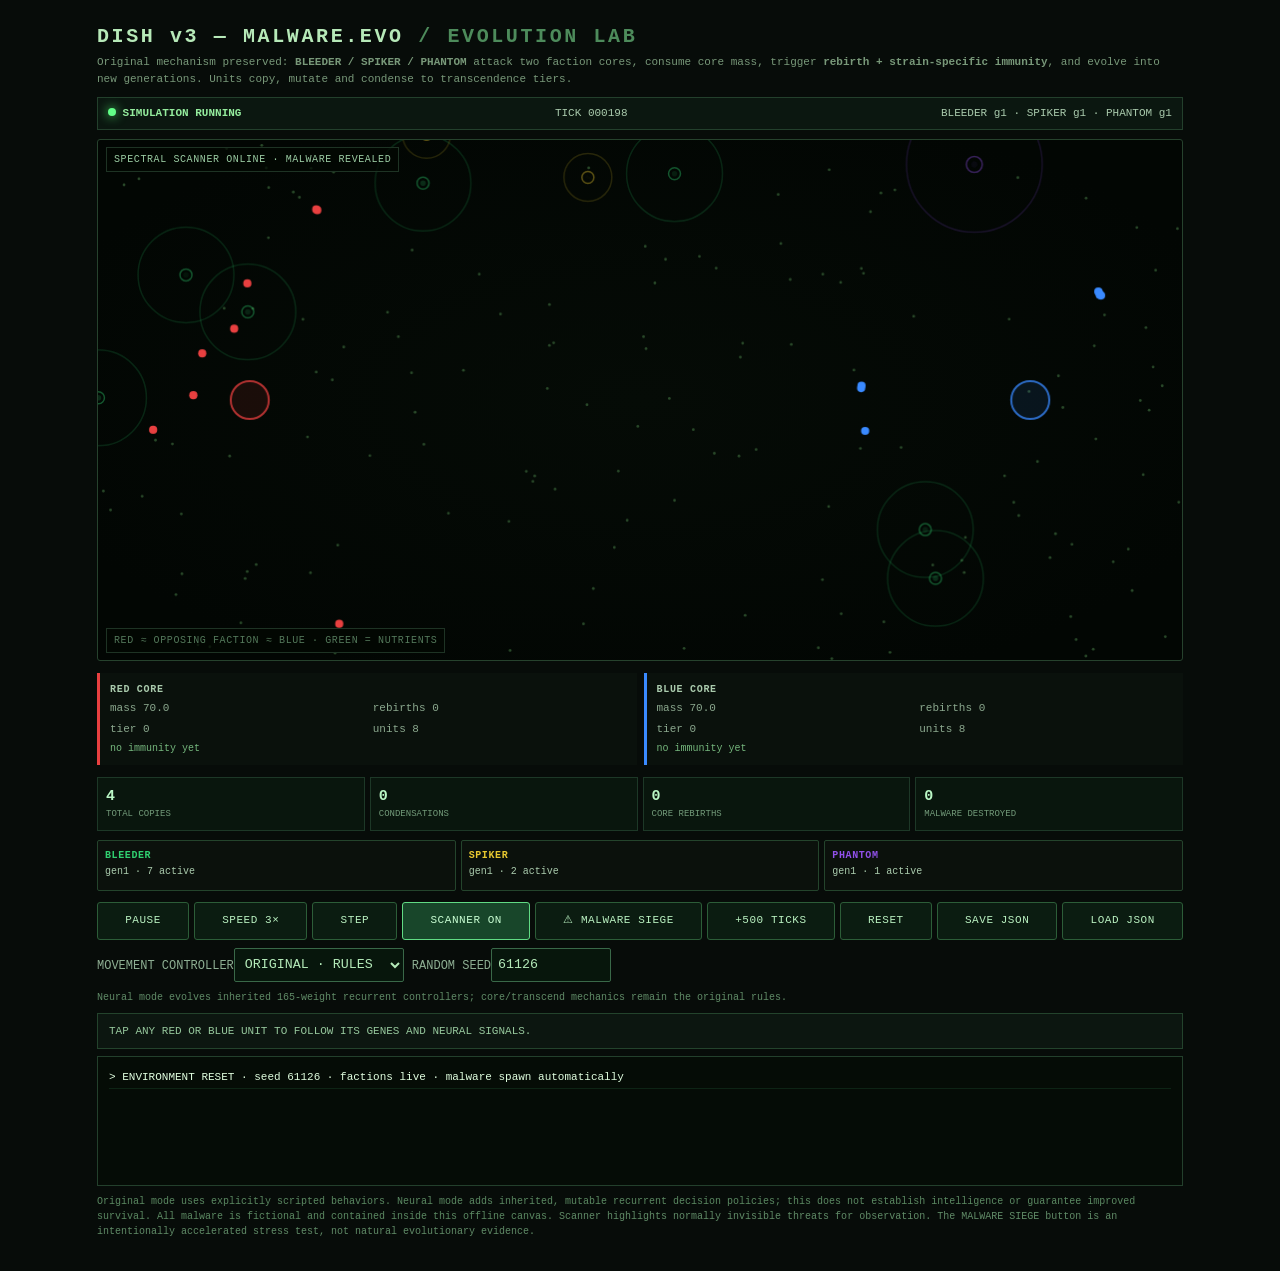
<file: dish-malware-evo-v3/index.html>
<!DOCTYPE html>
<html lang="en">
<head>
<meta charset="utf-8">
<meta name="viewport" content="width=device-width, initial-scale=1, viewport-fit=cover">
<title>DISH v2 — MALWARE.EVO</title>
<!-- Fully offline: system monospace fallback replaces external Google Fonts. -->
<style>
:root{
  --bg:#080c08;--dish:#040704;--ink:#9ab89a;--mut:#4a644a;
  --red:#e84040;--blue:#3a8aff;--food:#2a4a2a;--line:#122012;
  --mal0:#30d070;--mal1:#e8c830;--mal2:#9050e8;
  color-scheme:dark;
  padding-top:env(safe-area-inset-top,0px);
  padding-bottom:env(safe-area-inset-bottom,0px);
}
*{box-sizing:border-box}
body{margin:0;background:var(--bg);color:var(--ink);font:400 12px/1.5 "IBM Plex Mono",monospace;padding:10px}
h1{font-size:14px;font-weight:600;margin:0 0 2px;letter-spacing:.08em}
p.sub{margin:0 0 8px;color:var(--mut);font-size:11px;max-width:80ch}
canvas{display:block;width:100%;height:52vh;min-height:270px;background:var(--dish);border:1px solid var(--line);border-radius:3px}
.row2{display:grid;grid-template-columns:1fr 1fr;gap:7px;margin:7px 0}
.box{border-left:3px solid;padding:3px 0 3px 9px;font-size:11px}
.box.r{border-color:var(--red)}.box.b{border-color:var(--blue)}
.box b{display:block;font-weight:600;font-size:10px;letter-spacing:.07em;margin-bottom:3px}
.box .g{display:grid;grid-template-columns:1fr 1fr;gap:2px 8px}
.box span{color:var(--mut)}
.box .im{margin-top:3px;font-size:10px;color:var(--mut);word-break:break-all}
.mwr{display:grid;grid-template-columns:repeat(3,1fr);gap:5px;margin:4px 0}
.mwb{font-size:10px;padding:3px 6px;border:1px solid var(--line);border-radius:2px}
.mwb .n{font-weight:600;letter-spacing:.06em;margin-bottom:1px}
.ctl{display:flex;gap:5px;flex-wrap:wrap;margin:7px 0}
button{font:inherit;font-size:11px;color:var(--ink);background:transparent;border:1px solid var(--mut);border-radius:3px;padding:5px 11px;min-height:34px;letter-spacing:.05em;cursor:pointer}
button:focus-visible{outline:2px solid var(--blue);outline-offset:2px}
.log{height:52px;overflow:hidden;font-size:10px;color:var(--mut);margin-top:2px}
.note{margin-top:6px;color:#1a3a1a;font-size:10px}

/* Functional V3 observability layer: the original DISH geometry stays dominant. */
body{max-width:1130px;margin:auto;padding:clamp(10px,2.1vw,22px);background:#070c09;color:#aacbad;font-size:12px}
h1{font-size:clamp(15px,2vw,20px);color:#b6e9b8;letter-spacing:.13em}
p.sub{max-width:100%;font-size:11px;color:#789879}
.lab-banner{display:flex;justify-content:space-between;align-items:center;gap:9px;flex-wrap:wrap;margin:10px 0 9px;padding:7px 10px;background:#0b1710;border:1px solid #23402c;font-size:11px}
.live-badge{color:#94ec9d}.live-dot{display:inline-block;width:8px;height:8px;background:#62ff88;border-radius:50%;box-shadow:0 0 11px #53ff75;animation:livePulse 1s infinite}
@keyframes livePulse{50%{opacity:.42}}
.arena-wrap{position:relative}
canvas{height:clamp(350px,58vh,660px);width:100%;background:radial-gradient(ellipse at center,#050b06 0%,#020603 83%);border-color:#26422d}
.arena-top,.arena-bottom{position:absolute;left:9px;pointer-events:none;background:#020802b8;padding:4px 7px;font-size:10px;letter-spacing:.06em;border:1px solid #1e3324}
.arena-top{top:8px;color:#9bcca3}.arena-bottom{bottom:8px;color:#53785a}
.row2{margin:12px 0}.box{background:#0a110c;padding:9px 10px;border-left-width:3px;min-height:92px}.box .g{gap:5px 9px}.box span{color:#8ba88e}.box .im{color:#75b77d}
.mwb{background:#0b110c;min-height:51px;padding:7px;border-color:#24442c!important}
.ctl{margin:11px 0 7px}.ctl button{flex:1 1 auto;min-height:38px;padding:6px 10px;background:#0b1c11;color:#baf1c1;border-color:#2c5d38;white-space:nowrap}
.ctl button:hover{background:#13351c}.ctl button.active{background:#18462a;border-color:#61db84;color:#caffd4}
.inspector{padding:9px 11px;background:#0c1610;border:1px solid #23432c;color:#96c79c;margin:7px 0;font-size:11px;min-height:33px}
.inspector b{color:#ceead0}.inspector .r{color:#ff7777}.inspector .b{color:#84b7ff}
.sim-settings{display:flex;gap:8px;align-items:center;flex-wrap:wrap;margin:8px 0;color:#8eaf93}.sim-settings select,.sim-settings input{background:#07160c;border:1px solid #396848;border-radius:2px;color:#b4eab9;padding:6px;font-family:inherit;min-height:34px}
.sim-settings input{width:120px}
.metrics{display:grid;grid-template-columns:repeat(4,1fr);gap:5px;margin:9px 0}.metric{padding:8px;background:#09160d;border:1px solid #1d3827}.metric strong{display:block;font-size:15px;color:#baf7c5}.metric span{display:block;font-size:9px;color:#739b7a}
.log{height:130px;overflow:auto;color:#9fd6ab;padding:10px 11px;border:1px solid #23402c;background:#050c06;font-size:11px;line-height:1.7;margin:7px 0;white-space:normal}
.log div:first-child{color:#e1ffe0}.log div{padding:1px 0;border-bottom:1px solid #0d2415}
.note{color:#5b8962;margin-top:8px}
.detail{font-size:10px;color:#608b67}
button:focus-visible,select:focus-visible{outline:2px solid #a9ffc0}
@media(max-width:530px){body{padding:9px}.lab-banner{font-size:10px}.metrics{grid-template-columns:repeat(2,1fr)}.box{padding:7px 6px 7px 8px;font-size:10px}.box .g{grid-template-columns:1fr}.mwb{font-size:9px;padding:4px}.mwb .n{font-size:9px}.ctl{display:grid;grid-template-columns:repeat(3,1fr)}.ctl button{font-size:10px;min-height:42px;padding:5px}.sim-settings{align-items:stretch}.sim-settings label{flex:1 1 46%}.sim-settings select{width:100%}canvas{height:55vh;min-height:340px}}

</style>
</head>
<body>
<h1>DISH v3 — MALWARE.EVO <span style="color:#4d8b5b">/ EVOLUTION LAB</span></h1>
<p class="sub">Original mechanism preserved: <b>BLEEDER / SPIKER / PHANTOM</b> attack two faction cores, consume core mass, trigger <b>rebirth + strain-specific immunity</b>, and evolve into new generations. Units copy, mutate and condense to transcendence tiers.</p>
<div class="lab-banner"><span class="live-badge"><span class="live-dot"></span> <b id="runState">SIMULATION RUNNING</b></span><span id="tickCounter">TICK 000000</span><span id="strainCounter">MALWARE STRAINS EVOLVING</span></div>
<div class="arena-wrap"><canvas id="c" aria-label="Live Red versus Blue artificial-life simulation; tap a unit to inspect"></canvas><div class="arena-top" id="arenaMode">SPECTRAL SCANNER ONLINE · MALWARE REVEALED</div><div class="arena-bottom">RED ≈ OPPOSING FACTION ≈ BLUE · GREEN = NUTRIENTS</div></div>
<div class="row2">
  <div class="box r"><b>RED CORE</b>
    <div class="g">
      <span id="r-mass">mass —</span><span id="r-rb">rebirths —</span>
      <span id="r-tier">tier —</span><span id="r-units">units —</span>
    </div>
    <div class="im" id="r-im">no immunity</div>
  </div>
  <div class="box b"><b>BLUE CORE</b>
    <div class="g">
      <span id="b-mass">mass —</span><span id="b-rb">rebirths —</span>
      <span id="b-tier">tier —</span><span id="b-units">units —</span>
    </div>
    <div class="im" id="b-im">no immunity</div>
  </div>
</div>
<div class="metrics"><div class="metric"><strong id="statCopies">0</strong><span>TOTAL COPIES</span></div><div class="metric"><strong id="statCond">0</strong><span>CONDENSATIONS</span></div><div class="metric"><strong id="statRebirths">0</strong><span>CORE REBIRTHS</span></div><div class="metric"><strong id="statKills">0</strong><span>MALWARE DESTROYED</span></div></div><div class="mwr">
  <div class="mwb" style="border-color:#0a2a0a"><div class="n" style="color:var(--mal0)">BLEEDER</div><span id="mw0">—</span></div>
  <div class="mwb" style="border-color:#2a2a0a"><div class="n" style="color:var(--mal1)">SPIKER</div><span id="mw1">—</span></div>
  <div class="mwb" style="border-color:#1a0a2a"><div class="n" style="color:var(--mal2)">PHANTOM</div><span id="mw2">—</span></div>
</div>
<div class="ctl">
  <button id="pp">PAUSE</button>
  <button id="sp">SPEED 3×</button>
  <button id="st">STEP</button>
  <button id="scan" class="active">SCANNER ON</button>
  <button id="siege">⚠ MALWARE SIEGE</button>
  <button id="ff">+500 TICKS</button>
  <button id="rs">RESET</button>
  <button id="save">SAVE JSON</button>
  <button id="load">LOAD JSON</button>
</div>
<div class="sim-settings"><label>MOVEMENT CONTROLLER<select id="policySelect"><option value="classic">ORIGINAL · RULES</option><option value="neural">NEURAL · MUTATING</option></select></label><label>RANDOM SEED<input id="seedInput" type="number" value="61126" min="1" max="4294967295"></label><label class="detail" style="align-self:center">Neural mode evolves inherited 165-weight recurrent controllers; core/transcend mechanics remain the original rules.</label></div>
<div class="inspector" id="inspector">TAP ANY RED OR BLUE UNIT TO FOLLOW ITS GENES AND NEURAL SIGNALS.</div>
<div class="log" id="log"></div>
<p class="note">Original mode uses explicitly scripted behaviors. Neural mode adds inherited, mutable recurrent decision policies; this does not establish intelligence or guarantee improved survival. All malware is fictional and contained inside this offline canvas. <span class="detail">Scanner highlights normally invisible threats for observation. The MALWARE SIEGE button is an intentionally accelerated stress test, not natural evolutionary evidence.</span></p>

<script>
const cv=document.getElementById('c'),ctx=cv.getContext('2d');
let rngState=61126;
function R(){let x=rngState;x^=x<<13;x^=x>>>17;x^=x<<5;rngState=x>>>0;return rngState/4294967296;}
const cl=(v,a,b)=>Math.max(a,Math.min(b,v)),TAU=Math.PI*2;
let W,H,U,food,teams,malware,mw_gen,mw_timer,tick,flashes,LOG,paused=false,speed=3;
let unitSeq=0,totalCopies=0,scanner=true,policy="classic",malwareDestroyed=0,focusId=null;


// ── OPTIONAL RECURRING NEUROEVOLUTION ENGINE ──
// Each organism carries a heritable recurrent controller (165 weights total).
// 12 sensory inputs, 7 recurrent neurons, 4 outputs (X/Y, aggression, reproduction permission).
const NI=12,NH=7,NO=4;
function makeBrain(){
  const wi=Array.from({length:NI*NH},()=> (R()-.5)*.30);
  const wr=Array.from({length:NH*NH},()=> (R()-.5)*.13);
  const wo=Array.from({length:(NH+1)*NO},()=> (R()-.5)*.30);
  wi[0*NI+0]=2.6;wi[1*NI+1]=2.6;wi[2*NI+3]=1.4;wi[3*NI+4]=1.5;
  wo[0*(NH+1)+0]=2.4;wo[1*(NH+1)+1]=2.4;
  wo[2*(NH+1)+2]=1.2;wo[3*(NH+1)+3]=.7;
  return{wi,wr,wo};
}
function cloneBrain(g){return g?{wi:g.wi.slice(),wr:g.wr.slice(),wo:g.wo.slice()}:makeBrain()}
function mutateBrain(g,pressure=0){
  const z=cloneBrain(g),prob=.09+pressure*.24,sd=.07+pressure*.15;
  for(const k of ['wi','wr','wo'])for(let i=0;i<z[k].length;i++){
    if(R()<prob)z[k][i]=cl(z[k][i]+(R()+R()+R()+R()-2)*sd,-3.5,3.5);
    if(R()<.0004)z[k][i]=R()<.5?0:(R()-.5)*.35;
  }
  return z;
}
function neuralFrame(u,tx,ty,fight,T){
  const nn=u.g.nn;
  if(!nn)return[0,0,0,0];
  const sense=Math.max(25,u.g.sense),dx=tx===null?0:cl((tx-u.x)/sense,-1,1),dy=ty===null?0:cl((ty-u.y)/sense,-1,1);
  const inputs=[dx,dy,tx===null?-1:1,fight?1:-1,u.hp/u.mx,u.e/24,cl((T.x-u.x)/Math.max(W,1),-1,1),cl((T.y-u.y)/Math.max(H,1),-1,1),T.pressure,cl(u.m/5,0,1),Math.cos(u.a),Math.sin(u.a)];
  const h=Array(NH).fill(0),out=Array(NO).fill(0);
  for(let j=0;j<NH;j++){let sum=0;for(let i=0;i<NI;i++)sum+=nn.wi[j*NI+i]*inputs[i];for(let k=0;k<NH;k++)sum+=nn.wr[j*NH+k]*u.mem[k];h[j]=Math.tanh(sum);}
  for(let o=0;o<NO;o++){
    let sum=nn.wo[o*(NH+1)+NH];for(let j=0;j<NH;j++)sum+=(nn.wo[o*(NH+1)+j]+u.plastic[o*NH+j])*h[j];
    out[o]=Math.tanh(sum);
  }
  for(let o=0;o<NO;o++)for(let j=0;j<NH;j++){
    const idx=o*NH+j;u.plastic[idx]=cl(u.plastic[idx]*.9995+.00016*out[o]*h[j],-.25,.25);
  }
  u.mem=h;u.out=out;
  return out;
}

// ── GENE SYSTEM ──
// pressure = how much damage the team has absorbed; raises mutation variance
const BASE_G=()=>({spd:1.4,sense:70,atk:2,def:1.5,split:12,nn:makeBrain(),gen:0});
function mut(g,p=0){
  const r=0.12+p*0.24;
  return{spd:cl(g.spd*(1+(R()-.5)*r),.45,5.5),sense:cl(g.sense*(1+(R()-.5)*r),22,190),
         atk:cl(g.atk*(1+(R()-.5)*r),.35,9),def:cl(g.def*(1+(R()-.5)*r),.15,7),
         split:cl(g.split*(1+(R()-.5)*r*.65),4,30),nn:mutateBrain(g.nn,p),gen:(g.gen||0)+1};
}
// transcend = amplified gene leap applied on condense / rebirth
function transcend_g(g,tier){
  const b=0.2+tier*0.09;
  return{spd:cl(g.spd*(1+b),.45,6),sense:cl(g.sense*(1+b),22,230),
         atk:cl(g.atk*(1+b),.35,13),def:cl(g.def*(1+b),.15,11),
         split:cl(g.split*(1+b*.5),4,24),nn:cloneBrain(g.nn),gen:g.gen||0};
}

// ── UNITS ──
const rad=u=>2.5+u.m*1.6;
function mk_u(t,x,y,g,m){
  const T=teams[t],mx=(10+8*m)*(1+.3*T.tier)*(1+.22*T.rebirths);
  return{t,x,y,a:R()*TAU,hp:mx,mx,m,e:5,g,id:++unitSeq,mem:Array(NH).fill(0),plastic:Array(NO*NH).fill(0),out:[0,0,0,0]};
}

// ── MALWARE CONFIGS ──
// type 0  BLEEDER: swarm, pulsing alpha ~0.07-0.19, continuous drain, units can fight it
// type 1  SPIKER:  single charge, nearly invisible (0.02) until impact, burst drain, dies on hit
// type 2  PHANTOM: almost invisible (0-0.08 shimmer), phases through units, sustained drain
const MWC=[
  {name:'BLEEDER',spd:1.65,drain:0.009,hp:18,range:48,alpha:0.13,cap:8, interval:48},
  {name:'SPIKER', spd:3.4, drain:1.6,  hp:9, range:24,alpha:0.022,cap:4,interval:92},
  {name:'PHANTOM',spd:0.72,drain:0.017,hp:38,range:68,alpha:0.0,  cap:3,interval:145}
];
const MC=['--mal0','--mal1','--mal2'];

function mk_mw(type,target){
  const cfg=MWC[type],gen=mw_gen[type],sc=1+(gen-1)*0.28,T=teams[target];
  let x,y;const e=Math.floor(R()*4);
  if(e===0){x=R()*W;y=-12}else if(e===1){x=R()*W;y=H+12}
  else if(e===2){x=-12;y=R()*H}else{x=W+12;y=R()*H}
  return{type,target,gen,x,y,a:Math.atan2(T.y-y,T.x-x),
         spd:cfg.spd*sc*(0.88+R()*0.24),drain:cfg.drain*sc,
         hp:cfg.hp*sc,mhp:cfg.hp*sc,phase:R()*TAU,
         wait:type===1?55+Math.floor(R()*45):0,fired:false};
}
const is_immune=(team,type,gen)=>teams[team].immune[type].has(gen);

// ── REBIRTH ──
function rebirth(team,mtype,mgen){
  const T=teams[team];
  T.rebirths++;
  T.mass=70*Math.pow(1.9,T.rebirths)*(1+T.tier*.45);
  T.immune[mtype].add(mgen);
  if(mgen>1)T.immune[mtype].add(mgen-1);
  T.pressure=Math.min(1,T.pressure+0.4);
  T.g=transcend_g(T.g,T.tier+T.rebirths);// genome transcends on rebirth too
  mw_gen[mtype]++;// malware evolves to new gen
  const count=9+T.rebirths*2+T.tier*2;
  for(let i=0;i<count;i++)
    U.push(mk_u(team,T.x+(R()-.5)*75,T.y+(R()-.5)*75,mut(T.g,T.pressure),1+T.tier*.4+T.rebirths*.3));
  flashes.push({x:T.x,y:T.y,t:0,team,rb:true});
  add_log(`${team.toUpperCase()} REBORN — immune to ${MWC[mtype].name} ≤gen${mgen} — evolves → gen${mw_gen[mtype]}`);
}

// ── CONDENSATION / TRANSCENDENCE ──
function condense(team){
  const T=teams[team],mine=U.filter(u=>u.t===team);
  if(!mine.length)return;
  let tot=0;const avg={spd:0,sense:0,atk:0,def:0,split:0};
  for(const u of mine){tot+=u.m;for(const k in avg)avg[k]+=u.g[k]*u.m}
  for(const k in avg)avg[k]/=tot;
  T.mass+=tot*.5;T.tier++;T.cond++;T.copies=0;T.thr=Math.round(T.thr*1.45);
  avg.nn=mine.reduce((a,b)=>a.e+a.hp>b.e+b.hp?a:b).g.nn;avg.gen=Math.max(...mine.map(u=>u.g.gen||0));
   T.g=transcend_g(avg,T.tier);// TRANSCEND on condense - bigger jump
  T.pressure=Math.max(0,T.pressure-.08);
  U=U.filter(u=>u.t!==team);
  flashes.push({x:T.x,y:T.y,t:0,team,rb:false});
  const count=5+T.tier+T.rebirths;
  for(let i=0;i<count;i++)
    U.push(mk_u(team,T.x+(R()-.5)*50,T.y+(R()-.5)*50,mut(T.g,T.pressure),1+T.tier*.35));
  add_log(`${team.toUpperCase()} TRANSCENDS tier ${T.tier} — genes amplified ×${(1+0.2+T.tier*0.09).toFixed(2)}`);
}

// ── LOG ──
function add_log(msg){
  LOG.unshift({msg,t:0});if(LOG.length>35)LOG.pop();
}

// ── RESET ──
function fit(){const d=devicePixelRatio||1,r=cv.getBoundingClientRect();
  W=r.width;H=r.height;cv.width=W*d;cv.height=H*d;ctx.setTransform(d,0,0,d,0,0)}
function reset(){
  fit();rngState=(Number(document.getElementById('seedInput').value)>>>0)||61126;unitSeq=0;totalCopies=0;malwareDestroyed=0;focusId=null;
   tick=0;U=[];food=[];malware=[];flashes=[];LOG=[];
  mw_gen={0:1,1:1,2:1};mw_timer={0:0,1:0,2:0};
  teams={
    red:{x:W*.14,y:H/2,mass:70,copies:0,thr:18,tier:0,cond:0,rebirths:0,pressure:0,
         immune:{0:new Set(),1:new Set(),2:new Set()},g:BASE_G()},
    blue:{x:W*.86,y:H/2,mass:70,copies:0,thr:18,tier:0,cond:0,rebirths:0,pressure:0,
          immune:{0:new Set(),1:new Set(),2:new Set()},g:BASE_G()}
  };
  for(const t of['red','blue'])for(let i=0;i<6;i++){
    const T=teams[t];U.push(mk_u(t,T.x+(R()-.5)*50,T.y+(R()-.5)*50,mut(T.g),1));
  }
}

// ── STEP ──
function step(){
  tick++;
  if(food.length<165&&R()<.78)food.push({x:R()*W,y:R()*H});
  const cnt={red:0,blue:0};for(const u of U)cnt[u.t]++;
  const born=[];

  // unit AI + copy
  for(const u of U){
    const T=teams[u.t];
    T.pressure=Math.max(0,T.pressure-.00028);
    let tx=null,ty=null,best=u.g.sense**2,fight=false;
    // target enemies
    for(const o of U)if(o.t!==u.t){const d=(o.x-u.x)**2+(o.y-u.y)**2;if(d<best){best=d;tx=o.x;ty=o.y;fight=true}}
    // target visible malware (not phantom) on own team's behalf
    if(!fight)for(const m of malware){if(m.target!==u.t||m.type===2||is_immune(m.target,m.type,m.gen))continue;
      const d=(m.x-u.x)**2+(m.y-u.y)**2;if(d<best){best=d;tx=m.x;ty=m.y;fight=true}}
    if(fight&&u.hp<u.mx*.28){tx=2*u.x-tx;ty=2*u.y-ty}// flee when low
    else if(!fight){best=u.g.sense**2;for(const f of food){const d=(f.x-u.x)**2+(f.y-u.y)**2;if(d<best){best=d;tx=f.x;ty=f.y}}}
    if(policy==='neural'){
      const action=neuralFrame(u,tx,ty,fight,T);
      // Mutated controllers command velocity; a weak reflex avoids total paralysis in a zero-signal genome.
      let vx=action[0]*.93+(tx===null?Math.cos(u.a)*.13:cl((tx-u.x)/Math.max(30,u.g.sense),-1,1)*.07);
      let vy=action[1]*.93+(tx===null?Math.sin(u.a)*.13:cl((ty-u.y)/Math.max(30,u.g.sense),-1,1)*.07);
      if(Math.hypot(vx,vy)>.02)u.a=Math.atan2(vy,vx);
    }else if(tx!==null)u.a=Math.atan2(ty-u.y,tx-u.x);else u.a+=(R()-.5)*.62;
    const v=u.g.spd*(1.1-.07*u.m);
    u.x=cl(u.x+Math.cos(u.a)*v,0,W);u.y=cl(u.y+Math.sin(u.a)*v,0,H);
    if(u.x<=0||u.x>=W)u.a=Math.PI-u.a;if(u.y<=0||u.y>=H)u.a=-u.a;
    // eat
    for(let i=food.length-1;i>=0;i--){const f=food[i];if((f.x-u.x)**2+(f.y-u.y)**2<(rad(u)+3)**2){food.splice(i,1);u.e+=3}}
    u.e-=.004*u.g.spd;if(u.e<0)u.hp-=.04;
    u.hp=Math.min(u.mx,u.hp+.015+u.m*.003);
    // copy - mutation rate scales with pressure (team under attack evolves faster)
    if(u.e>=u.g.split&&cnt[u.t]<88&&(policy!=='neural'||u.out[3]>-.6)){
      u.e-=u.g.split*.62;cnt[u.t]++;T.copies++;totalCopies++;
      born.push(mk_u(u.t,u.x+(R()-.5)*9,u.y+(R()-.5)*9,mut(u.g,T.pressure),u.m));
    }
  }

  // unit vs unit combat
  for(let i=0;i<U.length;i++)for(let j=i+1;j<U.length;j++){
    const a=U[i],b=U[j];if(a.t===b.t)continue;
    if((a.x-b.x)**2+(a.y-b.y)**2<(rad(a)+rad(b)+2)**2){
      b.hp-=Math.max(.05,a.g.atk-b.g.def*.5)*.12*(policy==='neural'?(0.75+.35*(a.out[2]+1)):1);
      a.hp-=Math.max(.05,b.g.atk-a.g.def*.5)*.12*(policy==='neural'?(0.75+.35*(b.out[2]+1)):1);
    }
  }

  // fracture + death
  const next_u=[];
  for(const u of U){if(u.hp>0){next_u.push(u);continue}
    teams[u.t].pressure=Math.min(1,teams[u.t].pressure+.013);
    if(u.m>=2){for(let k=0;k<2;k++){const s=mk_u(u.t,u.x+(R()-.5)*15,u.y+(R()-.5)*15,mut(u.g,teams[u.t].pressure),u.m/2);s.hp=s.mx*.42;next_u.push(s)}}
  }
  U=next_u.concat(born);

  // reseeding
  for(const t of['red','blue']){const T=teams[t];
    if(U.filter(u=>u.t===t).length<3&&tick%30===0)
      for(let i=0;i<4;i++)U.push(mk_u(t,T.x+(R()-.5)*38,T.y+(R()-.5)*38,mut(T.g,T.pressure),1+T.tier*.3+T.rebirths*.2));
  }

  // condensation / transcendence
  for(const t of['red','blue'])if(teams[t].copies>=teams[t].thr)condense(t);

  // malware spawn
  for(let type=0;type<3;type++){
    mw_timer[type]++;
    const cfg=MWC[type],active=malware.filter(m=>m.type===type).length;
    if(mw_timer[type]>=cfg.interval&&active<cfg.cap){
      mw_timer[type]=0;
      const target=R()<.5?'red':'blue';
      malware.push(mk_mw(type,target));
      if(type===0&&active<cfg.cap-2)malware.push(mk_mw(0,R()<.5?'red':'blue'));// bleeder swarms
    }
  }

  // malware step (reverse iteration, splice to remove)
  for(let mi=malware.length-1;mi>=0;mi--){
    const m=malware[mi],T=teams[m.target];
    m.phase+=0.05;
    // immune → dissolve fast
    if(is_immune(m.target,m.type,m.gen)){m.hp-=.9;if(m.hp<=0){malware.splice(mi,1);malwareDestroyed++;}continue}
    const dx=T.x-m.x,dy=T.y-m.y,dist=Math.hypot(dx,dy);
    // movement
    if(m.type===0){// BLEEDER - swarm wobble toward core
      m.a=Math.atan2(dy,dx)+(R()-.5)*.3;
      m.x+=Math.cos(m.a)*m.spd;m.y+=Math.sin(m.a)*m.spd;
    }else if(m.type===1){// SPIKER - wait then charge
      if(m.wait>0){m.wait--;m.a+=(R()-.5)*.45;m.x+=Math.cos(m.a)*.45;m.y+=Math.sin(m.a)*.45}
      else{m.fired=true;m.a=Math.atan2(dy,dx);m.x+=Math.cos(m.a)*m.spd*2.2;m.y+=Math.sin(m.a)*m.spd*2.2}
    }else{// PHANTOM - slow, steady, ignores units
      m.a=Math.atan2(dy,dx)+(R()-.5)*.06;
      m.x+=Math.cos(m.a)*m.spd;m.y+=Math.sin(m.a)*m.spd;
    }
    // drain when in range
    if(dist<MWC[m.type].range){
      T.mass-=m.drain;
      if(m.type===1){// spiker self-destructs
        flashes.push({x:m.x,y:m.y,t:0,team:'spike',rb:false});
        malware.splice(mi,1);
        // rebirth check here too
        if(T.mass<=0){rebirth(m.target,1,m.gen);}
        continue;
      }
    }
    // unit combat vs bleeder/spiker only (phantom is immune to units)
    if(m.type!==2){
      for(const u of U){if(u.t!==m.target)continue;
        if((u.x-m.x)**2+(u.y-m.y)**2<(rad(u)+7)**2)m.hp-=u.g.atk*.28;}
    }
    // transcendence tier 3+ aura damages malware near core
    if(T.tier>=3&&dist<85)m.hp-=.07*(T.tier-2);
    // rebirth if mass gone
    if(T.mass<=0){rebirth(m.target,m.type,m.gen);malware.splice(mi,1);continue}
    if(m.hp<=0){malware.splice(mi,1);malwareDestroyed++;}
  }

  // core mass regen at tier 3+ (transcendence passive)
  for(const t of['red','blue']){const T=teams[t];if(T.tier>=3)T.mass+=.05*(T.tier-2)}
  // clamp mass to 0 floor
  for(const t of['red','blue'])teams[t].mass=Math.max(0,teams[t].mass);

  for(const f of flashes)f.t+=.025;flashes=flashes.filter(f=>f.t<1);
  for(const l of LOG)l.t=Math.min(l.t+.002,1);
}

// ── DRAW ──
function cv_col(n){return getComputedStyle(document.documentElement).getPropertyValue(n).trim()}
function draw(){
  ctx.clearRect(0,0,W,H);
  const red=cv_col('--red'),blue=cv_col('--blue'),food_c=cv_col('--food');
  const mal=[cv_col('--mal0'),cv_col('--mal1'),cv_col('--mal2')];
  // food
  ctx.fillStyle=food_c;
  for(const f of food){ctx.beginPath();ctx.arc(f.x,f.y,1.4,0,TAU);ctx.fill()}
  // cores
  for(const t of['red','blue']){
    const T=teams[t],c=t==='red'?red:blue;
    const cr=12+Math.sqrt(Math.max(0,T.mass))*.85+T.tier*4+T.rebirths*5;
    ctx.strokeStyle=c;ctx.lineWidth=2;ctx.globalAlpha=.75;
    ctx.beginPath();ctx.arc(T.x,T.y,cr,0,TAU);ctx.stroke();
    ctx.globalAlpha=.1;ctx.fillStyle=c;ctx.beginPath();ctx.arc(T.x,T.y,cr,0,TAU);ctx.fill();
    // transcendence orbit rings
    if(T.tier>0){ctx.setLineDash([3,9]);ctx.lineWidth=1;
      for(let i=1;i<=Math.min(T.tier,3);i++){ctx.globalAlpha=.05*i;ctx.strokeStyle=c;
        ctx.beginPath();ctx.arc(T.x,T.y,cr+12*i,0,TAU);ctx.stroke();}
      ctx.setLineDash([]);}
    ctx.globalAlpha=1;
  }
  // units
  for(const u of U){
    ctx.globalAlpha=.28+.72*cl(u.hp/u.mx,0,1);
    ctx.fillStyle=u.t==='red'?red:blue;
    ctx.beginPath();ctx.arc(u.x,u.y,rad(u),0,TAU);ctx.fill();
  }
  ctx.globalAlpha=1;
  // malware
  for(const m of malware){
    if(is_immune(m.target,m.type,m.gen))continue;
    const c=mal[m.type],cfg=MWC[m.type];
    let alpha=cfg.alpha;
    if(m.type===0){alpha=cfg.alpha+Math.sin(m.phase)*.07;}// BLEEDER pulsing
    else if(m.type===1){// SPIKER - visible only when charging close
      const T=teams[m.target],d=Math.hypot(T.x-m.x,T.y-m.y);
      alpha=m.fired?Math.min(.92,cfg.alpha+(1-cl(d/110,0,1))*.9):cfg.alpha;}
    else{alpha=Math.max(0,Math.sin(m.phase*.22)*.07);}// PHANTOM shimmer only
    ctx.globalAlpha=Math.max(0,alpha);
    ctx.fillStyle=c;
    const r=2.8+(m.gen-1)*.7+m.type*.4;
    ctx.beginPath();
    if(m.type===0){ctx.arc(m.x,m.y,r,0,TAU);}
    else if(m.type===1){// spike triangle
      ctx.moveTo(m.x+Math.cos(m.a)*r*2.8,m.y+Math.sin(m.a)*r*2.8);
      ctx.lineTo(m.x+Math.cos(m.a+2.4)*r,m.y+Math.sin(m.a+2.4)*r);
      ctx.lineTo(m.x+Math.cos(m.a-2.4)*r,m.y+Math.sin(m.a-2.4)*r);ctx.closePath();}
    else{for(let i=0;i<6;i++){const a=(i/6)*TAU+m.phase*.05,px=m.x+Math.cos(a)*r,py=m.y+Math.sin(a)*r;i===0?ctx.moveTo(px,py):ctx.lineTo(px,py);}ctx.closePath();}
    ctx.fill();ctx.globalAlpha=1;
  }
  // flashes + rebirth bursts
  for(const f of flashes){
    if(f.team==='spike'){ctx.strokeStyle=mal[1];ctx.globalAlpha=(1-f.t)*.7;ctx.lineWidth=1;
      ctx.beginPath();ctx.arc(f.x,f.y,6+f.t*40,0,TAU);ctx.stroke();ctx.globalAlpha=1;continue;}
    const c=f.team==='red'?red:blue;
    ctx.lineWidth=f.rb?3:1.5;ctx.strokeStyle=c;
    ctx.globalAlpha=(1-f.t)*(f.rb?.9:.6);
    ctx.beginPath();ctx.arc(f.x,f.y,f.rb?30+f.t*130:16+f.t*75,0,TAU);ctx.stroke();
    if(f.rb){ctx.beginPath();ctx.arc(f.x,f.y,15+f.t*65,0,TAU);ctx.stroke();}
    ctx.globalAlpha=1;
  }
}

// ── HUD ──
function hud(){
  for(const t of['red','blue']){const T=teams[t],k=t[0];
    document.getElementById(k+'-mass').textContent='mass '+T.mass.toFixed(1);
    document.getElementById(k+'-rb').textContent='rebirths '+T.rebirths;
    document.getElementById(k+'-tier').textContent='tier '+T.tier;
    document.getElementById(k+'-units').textContent='units '+U.filter(u=>u.t===t).length;
    const im=[];
    for(let tp=0;tp<3;tp++)if(T.immune[tp].size>0)im.push(MWC[tp].name+'[g'+[...T.immune[tp]].join(',g')+']');
    document.getElementById(k+'-im').textContent=im.length?'immune: '+im.join(' '):' no immunity yet';
  }
  for(let tp=0;tp<3;tp++){
    const a=malware.filter(m=>m.type===tp).length;
    document.getElementById('mw'+tp).textContent='gen'+mw_gen[tp]+' · '+a+' active';}
  const log=document.getElementById('log');log.replaceChildren(...LOG.map(l=>{const row=document.createElement('div');row.textContent='> '+l.msg;return row;}));
}

// ── LOOP ──
function loop(){if(!paused)for(let i=0;i<speed;i++)step();draw();if(tick%6===0)hud();requestAnimationFrame(loop)}
document.getElementById('pp').onclick=e=>{paused=!paused;e.target.textContent=paused?'RESUME':'PAUSE'};
document.getElementById('sp').onclick=e=>{speed=speed===1?3:1;e.target.textContent='SPEED '+speed+'×'};
document.getElementById('rs').onclick=reset;
addEventListener('resize',fit);

// ── OBSERVABILITY + USER-TRIGGERED STRESS TESTS ──
function uFixed(x){return Number(x).toFixed(2)}
function drawScanner(){
  if(!scanner)return;
  ctx.save();
  const cols=['#30d070','#e8c830','#9050e8'];
  for(const m of malware){
    if(is_immune(m.target,m.type,m.gen))continue;
    const c=cols[m.type],dist=Math.hypot(teams[m.target].x-m.x,teams[m.target].y-m.y);
    ctx.strokeStyle=c;ctx.fillStyle=c;ctx.globalAlpha=.40;
    ctx.lineWidth=1.5;ctx.beginPath();ctx.arc(m.x,m.y,m.type===2?8:6,0,TAU);ctx.stroke();
    ctx.globalAlpha=.17;ctx.beginPath();ctx.arc(m.x,m.y,MWC[m.type].range,0,TAU);ctx.stroke();
    if(dist<MWC[m.type].range){
      ctx.globalAlpha=.22+.13*Math.sin(tick*.23);ctx.beginPath();ctx.moveTo(m.x,m.y);ctx.lineTo(teams[m.target].x,teams[m.target].y);ctx.stroke();
    }
  }
  if(focusId!==null){const u=U.find(a=>a.id===focusId);if(u){ctx.globalAlpha=.7;ctx.strokeStyle='#ddffe0';ctx.lineWidth=1;ctx.beginPath();ctx.arc(u.x,u.y,rad(u)+6,0,TAU);ctx.stroke()}}
  ctx.restore();
}
const coreDraw=draw;
draw=function(){coreDraw();drawScanner()};
const coreHud=hud;
hud=function(){
  coreHud();

const copies=totalCopies,cond=teams.red.cond+teams.blue.cond,reb=teams.red.rebirths+teams.blue.rebirths;
document.getElementById('tickCounter').textContent='TICK '+String(tick).padStart(6,'0');
document.getElementById('statCopies').textContent=copies;
document.getElementById('statCond').textContent=cond;
document.getElementById('statRebirths').textContent=reb;
document.getElementById('statKills').textContent=malwareDestroyed;
document.getElementById('strainCounter').textContent='BLEEDER g'+mw_gen[0]+' · SPIKER g'+mw_gen[1]+' · PHANTOM g'+mw_gen[2];
const focus=U.find(u=>u.id===focusId);
if(focus){
 const g=focus.g;
 document.getElementById('inspector').textContent=focus.t.toUpperCase()+' AGENT #'+focus.id+' · lineage '+g.gen+' · HP '+uFixed(focus.hp)+'/'+uFixed(focus.mx)+' · energy '+uFixed(focus.e)+' · speed '+uFixed(g.spd)+' · attack '+uFixed(g.atk)+' · defense '+uFixed(g.def)+' · brain ['+focus.out.map(uFixed).join(', ')+']';
}else if(focusId!==null)document.getElementById('inspector').textContent='SELECTED AGENT EXPIRED. TAP ANOTHER TO INSPECT ITS HERITABLE CONTROLLER.';

};
function observeNow(){draw();hud()}
function setScanner(x){scanner=x;document.getElementById('scan').textContent=scanner?'SCANNER ON':'SCANNER OFF';document.getElementById('scan').classList.toggle('active',scanner);document.getElementById('arenaMode').textContent=scanner?'SPECTRAL SCANNER ONLINE · MALWARE REVEALED':'ORIGINAL VISIBILITY · MALWARE NEARLY INVISIBLE';observeNow()}
function siege(){
  // Intentionally amplified synthetic challenge, never an undisclosed natural-origin event.
  for(const team of['red','blue']){
    const T=teams[team],tp=2,m=mk_mw(tp,team);
    m.x=T.x+(team==='red'?26:-26);m.y=T.y+12;m.spd=1.65;
    m.drain=1.25;malware.push(m);
    flashes.push({x:T.x,y:T.y,t:0,team,rb:false});
  }
  add_log('LAB STRESS TEST: accelerated PHANTOM siege against both cores; watch mass drain → rebirth → immunity → strain mutation');
  observeNow();
}
function steps(n){for(let i=0;i<n;i++)step();observeNow()}
const originalLoop=loop;
// RequestAnimationFrame loop is already bounded by browser lifetime; there is no remote replication.
document.getElementById('sp').onclick=e=>{speed=speed===1?3:speed===3?8:speed===8?16:1;e.target.textContent='SPEED '+speed+'×'};
document.getElementById('st').onclick=()=>steps(1);
document.getElementById('ff').onclick=()=>steps(500);
document.getElementById('siege').onclick=siege;
document.getElementById('scan').onclick=()=>setScanner(!scanner);
document.getElementById('policySelect').onchange=e=>{policy=e.target.value;add_log('MOVEMENT ENGINE '+policy.toUpperCase()+' — genome, core and malware ecology preserved');observeNow()};
const originalReset=reset;
reset=function(){originalReset();add_log('ENVIRONMENT RESET · seed '+document.getElementById('seedInput').value+' · factions live · malware spawn automatically');observeNow()};
const originalPP=document.getElementById('pp').onclick;
document.getElementById('pp').onclick=e=>{originalPP(e);document.getElementById('runState').textContent=paused?'SIMULATION PAUSED':'SIMULATION RUNNING'};
cv.addEventListener('pointerdown',e=>{
 const r=cv.getBoundingClientRect(),x=(e.clientX-r.left)*W/r.width,y=(e.clientY-r.top)*H/r.height;
 let nearest=null,best=25*25;
 for(const u of U){const d=(u.x-x)**2+(u.y-y)**2;if(d<best){best=d;nearest=u}}
 if(nearest){focusId=nearest.id;observeNow()}
});
function exportState(){
 const data={schema:'DISH-MALWARE-EVO-v3',created:new Date().toISOString(),rngState,tick,unitSeq,malwareDestroyed,policy,scanner,speed,
  W,H,U,food,malware,mw_gen,mw_timer,flashes,LOG,totalCopies,
  teams:Object.fromEntries(Object.entries(teams).map(([name,T])=>[name,{...T,immune:Object.fromEntries(Object.entries(T.immune).map(([k,v])=>[k,[...v]]))}]))};
 const blob=new Blob([JSON.stringify(data)],{type:'application/json'});const url=URL.createObjectURL(blob),link=document.createElement('a');link.href=url;link.download='dish-evo-tick-'+tick+'.json';link.click();setTimeout(()=>URL.revokeObjectURL(url),1500);
 add_log('CHECKPOINT EXPORTED at tick '+tick);observeNow();
}
function validateState(o){
 if(o?.schema!=='DISH-MALWARE-EVO-v3'||!Array.isArray(o.U)||o.U.length>500||!Array.isArray(o.food)||o.food.length>1500||!Array.isArray(o.malware)||o.malware.length>150||!o.teams?.red||!o.teams?.blue||o.tick<0||o.tick>1e9)throw new Error('Invalid or oversized DISH checkpoint');
 for(const team of ['red','blue']){const t=o.teams[team];if(!Number.isFinite(t.mass)||t.mass>1e11||!t.immune||!t.g?.nn)throw new Error('Invalid core');}
 const inRange=(x,max=1e8)=>typeof x==='number'&&Number.isFinite(x)&&Math.abs(x)<max;
 for(const u of o.U){
  if(!['red','blue'].includes(u.t)||![u.x,u.y,u.hp,u.mx,u.e,u.m].every(x=>inRange(x))||!u.g?.nn||u.g.nn.wi?.length!==NI*NH||u.g.nn.wr?.length!==NH*NH||u.g.nn.wo?.length!==NO*(NH+1)||u.mem?.length!==NH||u.plastic?.length!==NH*NO)throw new Error('Invalid unit state');
  if(![...u.g.nn.wi,...u.g.nn.wr,...u.g.nn.wo,...u.mem,...u.plastic].every(x=>inRange(x,1e4)))throw new Error('Invalid neural values');
 }
 for(const f of o.food)if(![f.x,f.y].every(x=>inRange(x)))throw new Error('Invalid food positions');
 for(const m of o.malware)if(![0,1,2].includes(m.type)||!['red','blue'].includes(m.target)||![m.x,m.y,m.spd,m.hp,m.drain].every(x=>inRange(x)))throw new Error('Invalid malware');
 if(!inRange(o.W)||!inRange(o.H)||o.W<1||o.H<1||!Array.isArray(o.LOG)||o.LOG.length>100)throw new Error('Invalid snapshot bounds');
}
function importState(o){
 validateState(o);
 // Deep clone, then rehydrate immune Sets and preserve the present viewport scale.
 const data=structuredClone(o),sx=W/Math.max(1,data.W),sy=H/Math.max(1,data.H);
 rngState=(data.rngState>>>0)||1;tick=data.tick;unitSeq=data.unitSeq||0;totalCopies=data.totalCopies||0;malwareDestroyed=data.malwareDestroyed||0;
 U=data.U;food=data.food;malware=data.malware;mw_gen=data.mw_gen;mw_timer=data.mw_timer;flashes=data.flashes||[];LOG=data.LOG||[];
 teams=data.teams;for(const t of ['red','blue'])teams[t].immune=Object.fromEntries(Object.entries(teams[t].immune).map(([k,v])=>[k,new Set(v)]));
 for(const t of ['red','blue']){teams[t].x*=sx;teams[t].y*=sy}
 for(const arr of [U,food,malware,flashes])for(const x of arr){x.x*=sx;x.y*=sy}
 policy=['classic','neural'].includes(data.policy)?data.policy:'classic';document.getElementById('policySelect').value=policy;
 speed=[1,3,8,16].includes(data.speed)?data.speed:3;document.getElementById('sp').textContent='SPEED '+speed+'×';setScanner(!!data.scanner);
 focusId=null;add_log('CHECKPOINT RESTORED at tick '+tick);observeNow();
}
document.getElementById('save').onclick=exportState;
const importInput=document.createElement('input');importInput.type='file';importInput.accept='application/json';importInput.hidden=true;document.body.appendChild(importInput);
document.getElementById('load').onclick=()=>importInput.click();
importInput.onchange=async()=>{try{const text=await importInput.files[0].text();if(text.length>8e6)throw Error('Snapshot too large');importState(JSON.parse(text));}catch(e){add_log('RESTORE REJECTED: '+String(e.message).slice(0,70));observeNow()}importInput.value=''};

reset();loop();
</script>
</body>
</html>
</file>
